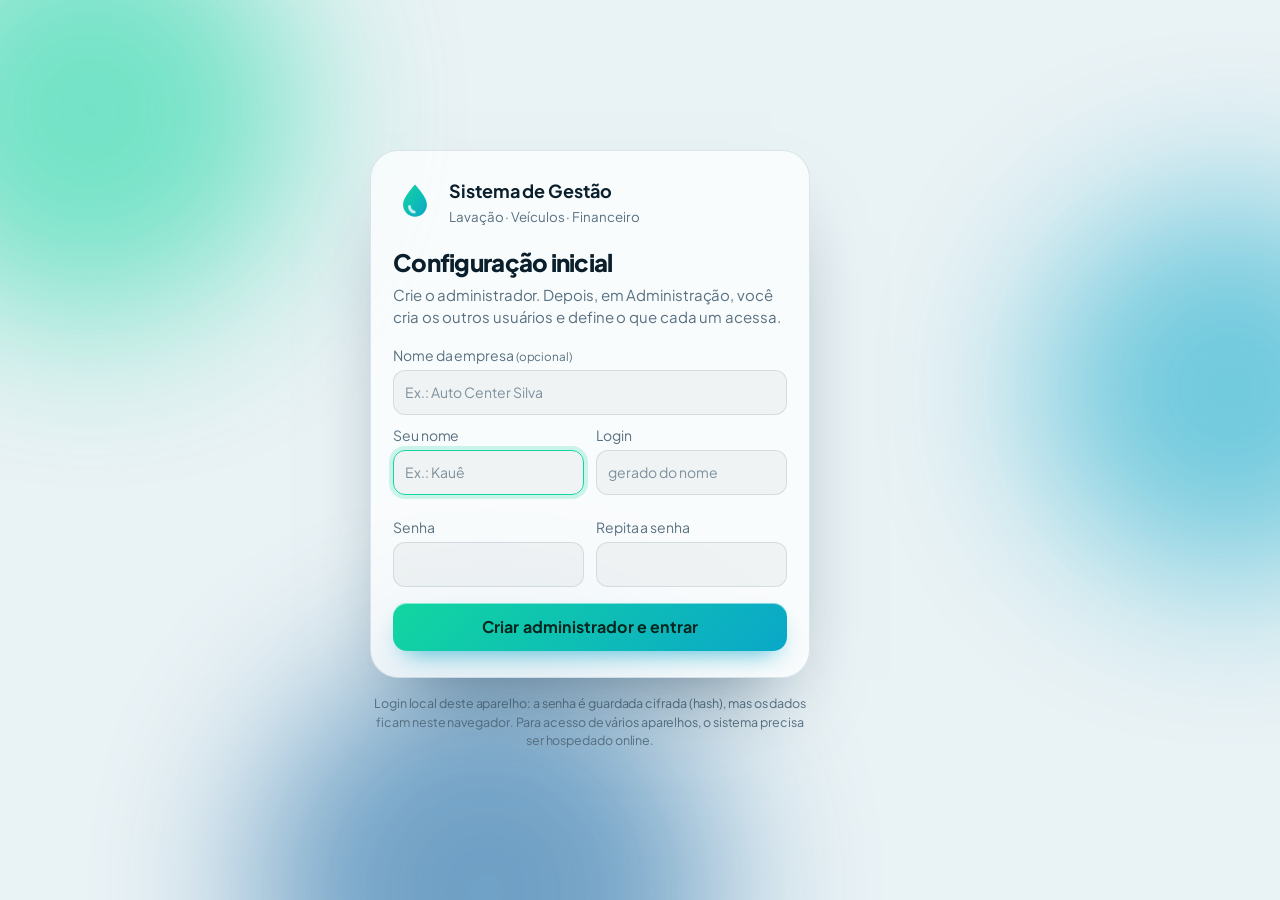
<file: index.html>
<!doctype html><html><head><meta charset=utf8><meta name=viewport content="width=device-width,initial-scale=1,viewport-fit=cover"><style>:root{color-scheme:light;box-sizing:border-box;padding-top:env(safe-area-inset-top,0px);padding-bottom:env(safe-area-inset-bottom,0px)}html{scroll-padding-top:env(safe-area-inset-top,0px)}body{margin:0;padding:0;font:14px -apple-system,BlinkMacSystemFont,sans-serif;background:#fff;color:#000}img{max-width:100%}[hidden]:not([hidden=until-found i]){display:none!important}</style></head><body>
<!doctype html>
<html lang="pt-BR"><head><meta charset="utf-8">
<meta name="viewport" content="width=device-width, initial-scale=1, viewport-fit=cover">
<meta name="color-scheme" content="light dark">
<meta name="theme-color" content="#0a4a82">
<link rel="preconnect" href="https://fonts.googleapis.com"><link rel="preconnect" href="https://fonts.gstatic.com" crossorigin>
<link href="https://fonts.googleapis.com/css2?family=Plus+Jakarta+Sans:wght@400;500;600;700;800&display=swap" rel="stylesheet">
<title>Sistema de Gestão</title>
<style>
:root{--bg:#f5f6f5;--sf:#fff;--fg:#1f2528;--mut:#5b676c;--bd:#e0e4e2;--ac:#2e6f4e;--acs:#e6f0ea;--on:#fff;--bad:#b3322e;--warn:#8f6210;--ok:#2e6f4e;box-sizing:border-box;padding-top:env(safe-area-inset-top,0px);padding-bottom:env(safe-area-inset-bottom,0px);color-scheme:light}
@media (prefers-color-scheme:dark){:root:not([data-theme="light"]){--bg:#111517;--sf:#1a2023;--fg:#edf1f0;--mut:#9aa6a3;--bd:#2b3538;--ac:#5cc08f;--acs:#1d2e27;--on:#07210f;--bad:#f2837e;--warn:#e3b05a;--ok:#5cc08f;color-scheme:dark}}
:root[data-theme="dark"]{--bg:#111517;--sf:#1a2023;--fg:#edf1f0;--mut:#9aa6a3;--bd:#2b3538;--ac:#5cc08f;--acs:#1d2e27;--on:#07210f;--bad:#f2837e;--warn:#e3b05a;--ok:#5cc08f;color-scheme:dark}
html{scroll-padding-top:env(safe-area-inset-top,0px)}*{box-sizing:border-box}
body{margin:0;background:var(--bg);color:var(--fg);font:16px/1.5 system-ui,-apple-system,"Segoe UI",Roboto,sans-serif;font-variant-numeric:tabular-nums}
nav{position:fixed;left:0;right:0;bottom:0;display:flex;background:var(--sf);border-top:1px solid var(--bd);padding:6px 6px calc(6px + env(safe-area-inset-bottom,0px));z-index:10}
nav .brand{display:none}
nav button{flex:1;display:flex;flex-direction:column;align-items:center;gap:3px;border:0;background:none;color:var(--mut);font:inherit;font-size:12px;padding:6px 2px;border-radius:10px;min-height:52px;cursor:pointer;transition:background .15s,color .15s}
nav button svg{width:22px;height:22px}nav button:hover{background:var(--acs)}
nav button.on{color:var(--ac);background:var(--acs);font-weight:600}nav .lg{display:none}
main{max-width:1000px;margin:0 auto;padding:18px 14px 110px;animation:in .25s ease}
@keyframes in{from{opacity:0;transform:translateY(4px)}}
@media(min-width:900px){.app{display:grid;grid-template-columns:240px 1fr;min-height:100vh}
 nav{position:sticky;top:0;height:100vh;flex-direction:column;border-top:0;border-right:1px solid var(--bd);padding:20px 12px;gap:4px}
 nav .brand{display:block;font-weight:700;font-size:17px;padding:2px 12px 18px}nav .brand small{display:block;font-weight:400;color:var(--mut);font-size:12px}
 nav button{flex:none;flex-direction:row;font-size:15px;gap:10px;padding:11px 12px;min-height:0;justify-content:flex-start}nav .lg{display:inline}nav .sh{display:none}
 main{padding:30px 34px 50px;width:100%;max-width:none}main>*{max-width:960px}}
h1{font-size:24px;margin:0 0 2px;letter-spacing:-.01em}h2{font-size:17px;margin:26px 0 8px}.sub{color:var(--mut);margin:0 0 16px;font-size:15px}
.card{background:var(--sf);border:1px solid var(--bd);border-radius:14px;padding:16px;margin-bottom:12px}
.card.tint{background:var(--acs);border-color:transparent}
.hero,.pgrid{display:grid;gap:12px;margin-bottom:12px}.hero .card,.pgrid .card{margin:0}
@media(min-width:700px){.hero{grid-template-columns:1fr 1fr}}
@media(min-width:900px){.pgrid{grid-template-columns:1fr 1fr}.two{display:grid;grid-template-columns:1.1fr .9fr;gap:18px;align-items:start}.stick{position:sticky;top:24px}}
.big{font-size:36px;font-weight:700;letter-spacing:-.02em;line-height:1.1}.big .u{font-size:15px;font-weight:400;color:var(--mut);letter-spacing:0}
.lab{color:var(--mut);font-size:13px;font-weight:600;text-transform:uppercase;letter-spacing:.04em;margin-bottom:4px}
.mut{color:var(--mut);font-size:14px}.bad{color:var(--bad)}.ok{color:var(--ok)}.warn{color:var(--warn)}
.row{display:grid;grid-template-columns:1fr 1fr;gap:12px}.w{grid-column:1/-1}
.grp{font-size:13px;font-weight:700;color:var(--mut);margin:14px 0 8px;text-transform:uppercase;letter-spacing:.04em}.grp:first-child{margin-top:0}
label{display:block;font-size:14px;color:var(--mut)}label small{font-weight:400}
input,select,textarea{width:100%;padding:11px;font:inherit;border:1px solid var(--bd);border-radius:10px;background:var(--bg);color:var(--fg);margin-top:4px;transition:border-color .15s}
input:focus-visible,select:focus-visible,textarea:focus-visible,button:focus-visible,summary:focus-visible{outline:2px solid var(--ac);outline-offset:2px}
input.inv{border-color:var(--bad)}textarea{min-height:90px;font:13px monospace}
.chk{display:flex;align-items:center;gap:10px;color:var(--fg);font-size:15px;padding:6px 0}.chk input{width:auto;margin:0;accent-color:var(--ac);transform:scale(1.15)}.chk .ml{width:96px;margin-left:auto}
button.p,button.s{padding:12px 16px;border-radius:10px;font:inherit;font-weight:600;cursor:pointer;transition:filter .15s,transform .1s,border-color .15s}
button.p{border:0;background:var(--ac);color:var(--on)}button.p:hover{filter:brightness(1.1)}button.p:active{transform:scale(.98)}button.p.f{width:100%}
button.s{border:1px solid var(--bd);background:var(--sf);color:var(--fg);font-weight:500;padding:9px 13px;font-size:14px}button.s:hover{border-color:var(--ac)}
button.l{background:none;border:0;color:var(--ac);font:inherit;font-size:14px;padding:6px 8px;cursor:pointer;border-radius:8px}button.l:hover{background:var(--acs)}button.l.d{color:var(--bad)}
.hd{display:flex;justify-content:space-between;align-items:center;gap:8px;margin-bottom:6px;flex-wrap:wrap}
.badge{font-size:12px;font-weight:700;padding:3px 10px;border-radius:99px;border:1px solid currentColor}
.bar{height:8px;background:var(--bd);border-radius:8px;overflow:hidden;margin:8px 0}.bar i{display:block;height:100%;border-radius:8px;background:var(--ok);transition:width .4s}
.bar.baixo i{background:var(--warn)}.bar.crítico i,.bar.esgotado i{background:var(--bad)}
.li{display:flex;justify-content:space-between;gap:10px;padding:8px 0;border-top:1px solid var(--bd);font-size:15px}.li:first-child{border-top:0}
.alert{padding:10px 12px;border-radius:10px;margin:10px 0;font-size:14px;border:1px solid currentColor;color:var(--warn)}.alert.bad{color:var(--bad)}
details{margin-top:6px}summary{cursor:pointer;color:var(--ac);font-size:14px;font-weight:600;padding:6px 0}
.pr{padding:12px 0;border-top:1px solid var(--bd)}.pr:first-child{border-top:0;padding-top:0}
.toast{position:fixed;left:50%;bottom:calc(84px + env(safe-area-inset-bottom,0px));transform:translateX(-50%);padding:11px 16px;border-radius:12px;background:var(--fg);color:var(--bg);font-size:14px;z-index:30;max-width:90%;animation:in .25s;box-shadow:0 4px 16px rgba(0,0,0,.2)}
.toast.bad{background:var(--bad);color:#fff}
@media(min-width:900px){.toast{bottom:24px}}
@media (prefers-reduced-motion:reduce){*{animation:none!important;transition:none!important}}
html{scroll-behavior:smooth}button,summary,nav button,select{touch-action:manipulation;-webkit-tap-highlight-color:transparent}input::placeholder{color:var(--mut);opacity:.75}button:disabled{opacity:.6;cursor:default}
@media (prefers-reduced-motion:reduce){html{scroll-behavior:auto}}
@keyframes rise{from{opacity:0;transform:translateY(8px)}}
.enter>*{animation:rise .38s cubic-bezier(.2,.7,.2,1) both}.enter>*:nth-child(2){animation-delay:.04s}.enter>*:nth-child(3){animation-delay:.08s}.enter>*:nth-child(4){animation-delay:.12s}.enter>*:nth-child(5){animation-delay:.16s}.enter>*:nth-child(n+6){animation-delay:.2s}
.pop{animation:rise .3s cubic-bezier(.2,.7,.2,1) both}details[open]>*:not(summary){animation:rise .25s ease both}
.toast.out{opacity:0;transform:translate(-50%,8px);transition:opacity .3s,transform .3s}
.bar i{transition:width .7s cubic-bezier(.2,.7,.2,1)}
@media(hover:hover){.pgrid .card,.cli{transition:transform .2s,box-shadow .2s}.pgrid .card:hover{transform:translateY(-2px);box-shadow:0 6px 18px rgba(0,0,0,.08)}}
.seg{display:flex;gap:4px;background:var(--bd);padding:3px;border-radius:12px;margin-bottom:12px;width:fit-content}
.seg button{border:0;background:none;color:var(--mut);font:inherit;font-size:14px;padding:8px 16px;border-radius:9px;cursor:pointer;transition:background .2s,color .2s}
.seg button.on{background:var(--sf);color:var(--fg);font-weight:600;box-shadow:0 1px 3px rgba(0,0,0,.12)}
.kp4{display:grid;grid-template-columns:1fr 1fr;gap:10px;margin:12px 0 8px}@media(min-width:700px){.kp4{grid-template-columns:repeat(4,1fr)}}
.kp4>div{background:var(--sf);border:1px solid var(--bd);border-radius:12px;padding:10px 12px}.kp4 b{display:block;font-size:18px}
.stp{display:flex;align-items:center;margin:2px 0 12px;overflow-x:auto;padding:2px 0}
.sp{display:flex;flex-direction:column;align-items:center;font-size:11px;color:var(--mut);gap:4px;min-width:54px}
.sp i,.fl i{font-style:normal;width:26px;height:26px;flex:none;border-radius:50%;border:2px solid var(--bd);display:grid;place-items:center;font-size:12px;font-weight:700;transition:all .25s}
.sp.dn i,.fl.dn i{background:var(--ac);border-color:var(--ac);color:var(--on)}.sp.ac i,.fl.ac i{border-color:var(--ac);color:var(--ac);box-shadow:0 0 0 4px var(--acs)}.sp.ac,.sp.dn{color:var(--fg)}
.ln{flex:1;height:2px;background:var(--bd);min-width:6px;margin-bottom:18px}
.flow{display:grid;gap:8px}@media(min-width:900px){.flow{grid-template-columns:repeat(5,1fr)}}
.fl{display:flex;align-items:center;gap:10px;text-align:left;padding:10px;border:1px solid var(--bd);border-radius:12px;background:var(--sf);color:var(--fg);font:inherit;cursor:pointer;transition:border-color .2s,background .2s,transform .1s}
.fl:hover{border-color:var(--ac)}.fl:active{transform:scale(.98)}.fl.ac{border-color:var(--ac);background:var(--acs)}.fl small{display:block;color:var(--mut);font-size:12px}
[id^=vp_]{text-transform:uppercase}

:root{--g1:#0b7a6e;--g2:#2f9461;--g3:#86cf86;--grad:linear-gradient(135deg,var(--g1),var(--g2) 60%,var(--g3));--sh:0 1px 2px rgba(16,32,24,.05),0 12px 30px -16px rgba(16,32,24,.2)}
body{background:radial-gradient(900px 380px at 88% -8%,color-mix(in srgb,var(--g2) 14%,transparent),transparent 70%),radial-gradient(700px 320px at -6% 0,color-mix(in srgb,var(--g1) 10%,transparent),transparent 70%),var(--bg);background-attachment:fixed}
.card{border-radius:18px;box-shadow:var(--sh);border-color:color-mix(in srgb,var(--bd) 65%,transparent)}
button.p{background:var(--grad);color:#fff;box-shadow:0 8px 18px -8px color-mix(in srgb,var(--g1) 70%,transparent)}button.p:hover{transform:translateY(-1px)}
nav{background:color-mix(in srgb,var(--sf) 82%,transparent);-webkit-backdrop-filter:saturate(1.4) blur(16px);backdrop-filter:saturate(1.4) blur(16px);border-top-color:transparent;box-shadow:0 -10px 30px -14px rgba(16,32,24,.2)}
nav button.on{background:color-mix(in srgb,var(--g2) 15%,transparent)}
nav .fab{order:3;flex:none;width:62px;height:62px;margin:-28px 6px 0;border-radius:50%;border:0;background:var(--grad);color:#fff;display:grid;place-items:center;padding:0;min-height:0;box-shadow:0 12px 26px -8px color-mix(in srgb,var(--g1) 75%,transparent);transition:transform .2s,box-shadow .2s}
nav .fab svg{width:28px;height:28px}nav .fab span{display:none}nav .fab:hover{transform:translateY(-2px) scale(1.05);background:var(--grad)}nav .fab:active{transform:scale(.93)}
@media(min-width:900px){nav .fab{order:0;width:auto;height:auto;margin:0 0 14px;border-radius:14px;padding:12px 14px;display:flex;gap:10px;justify-content:center;align-items:center}nav .fab span{display:inline;font-weight:600}nav .brand{order:-1}}
.hello small{display:block;color:var(--mut)}.hello small::first-letter{text-transform:uppercase}.hello h1{margin:0 0 12px;font-size:26px}
.hero2{background:var(--grad);color:#fff;border-radius:24px;padding:20px;margin-bottom:12px;position:relative;overflow:hidden;box-shadow:0 22px 44px -20px color-mix(in srgb,var(--g1) 80%,transparent)}
.hero2::after{content:"";position:absolute;right:-70px;top:-70px;width:220px;height:220px;border-radius:50%;background:rgba(255,255,255,.13)}
.hero2 .lab{color:rgba(255,255,255,.85)}.big2{font-size:44px;font-weight:800;letter-spacing:-.03em;line-height:1.05}.sub2{opacity:.95;margin:4px 0 14px}
.mini{display:grid;grid-template-columns:repeat(3,1fr);gap:8px;position:relative;z-index:1}.mini>div{background:rgba(255,255,255,.17);border-radius:14px;padding:9px 10px}.mini small{display:block;opacity:.88;font-size:12px}.mini b{font-size:15px}
.qa{display:grid;grid-template-columns:1.25fr 1fr 1fr;gap:8px;margin-bottom:12px}.qa button{padding:12px 8px;font-size:14px}
#sheet .bd{position:fixed;inset:0;background:rgba(8,18,14,.45);-webkit-backdrop-filter:blur(3px);backdrop-filter:blur(3px);z-index:40;animation:fadeb .25s}
@keyframes fadeb{from{opacity:0}}@keyframes slide{from{transform:translateY(100%)}}@keyframes pop2{from{opacity:0;transform:translate(-50%,-46%)}}
#sheet .panel{position:fixed;left:0;right:0;bottom:0;max-height:92vh;overflow:auto;background:var(--bg);border-radius:24px 24px 0 0;padding:18px 16px calc(22px + env(safe-area-inset-bottom,0px));z-index:41;box-shadow:0 -20px 50px -20px rgba(0,0,0,.35)}
#sheet .panel.slide{animation:slide .38s cubic-bezier(.2,.85,.25,1)}
body.lock{overflow:hidden}.toast{z-index:60}
@media(min-width:900px){#sheet .panel{left:50%;right:auto;top:50%;bottom:auto;transform:translate(-50%,-50%);width:580px;max-height:88vh;border-radius:22px}#sheet .panel.slide{animation:pop2 .3s cubic-bezier(.2,.85,.25,1)}}
.chips{display:grid;gap:6px}.chips .s{text-align:left}

/* ===== Identidade visual v3: água + carbono ===== */
:root{--bg:#e9f2f5;--sf:rgba(255,255,255,.72);--sfs:#fff;--fg:#0a1f2b;--mut:#587080;--bd:rgba(10,60,90,.12);--ac:#079178;--acs:rgba(18,214,160,.14);--bad:#d6322f;--warn:#a96a00;--ok:#079178;--sh:0 1px 0 rgba(255,255,255,.75) inset,0 22px 44px -26px rgba(8,50,80,.4)}
@media (prefers-color-scheme:dark){:root:not([data-theme="light"]){--bg:#050e15;--sf:rgba(255,255,255,.055);--sfs:#0e1c26;--fg:#e9f5f9;--mut:#88a5b4;--bd:rgba(255,255,255,.09);--ac:#34e3b8;--acs:rgba(52,227,184,.13);--bad:#ff7d78;--warn:#f4b942;--ok:#34e3b8;--sh:0 1px 0 rgba(255,255,255,.05) inset,0 24px 50px -28px rgba(0,0,0,.85)}}
:root[data-theme="dark"]{--bg:#050e15;--sf:rgba(255,255,255,.055);--sfs:#0e1c26;--fg:#e9f5f9;--mut:#88a5b4;--bd:rgba(255,255,255,.09);--ac:#34e3b8;--acs:rgba(52,227,184,.13);--bad:#ff7d78;--warn:#f4b942;--ok:#34e3b8}
@property --a{syntax:'<angle>';initial-value:135deg;inherits:false}
body{font-family:"Plus Jakarta Sans",system-ui,-apple-system,"Segoe UI",Roboto,sans-serif;background:var(--bg);letter-spacing:-.005em}
::selection{background:rgba(18,214,160,.35)}
.bgfx{position:fixed;inset:0;z-index:-1;overflow:hidden;pointer-events:none}
.bgfx i{position:absolute;border-radius:50%;filter:blur(80px);opacity:.55;animation:float 20s ease-in-out infinite alternate}
.bgfx i:nth-child(1){width:420px;height:420px;background:#12d6a0;left:-120px;top:-100px}
.bgfx i:nth-child(2){width:380px;height:380px;background:#0aa7c9;right:-140px;top:22%;animation-delay:-7s}
.bgfx i:nth-child(3){width:460px;height:460px;background:#0b5d9e;left:20%;bottom:-220px;animation-delay:-13s}
@media (prefers-color-scheme:dark){:root:not([data-theme="light"]) .bgfx i{opacity:.28}}
@keyframes float{to{transform:translate(70px,50px) scale(1.15)}}
@keyframes rise{from{opacity:0;transform:translateY(16px) scale(.985);filter:blur(6px)}}
@keyframes glow{50%{box-shadow:0 0 0 5px rgba(18,214,160,.16),0 0 22px rgba(18,214,160,.45)}}
@keyframes ring{from{transform:scale(.92);opacity:.9}to{transform:scale(1.5);opacity:0}}
@keyframes draw{to{stroke-dashoffset:0}}@keyframes fadein{to{opacity:1}}
@keyframes sweep{0%,55%{transform:translateX(-130%) skewX(-18deg)}100%{transform:translateX(330%) skewX(-18deg)}}
@keyframes spin{to{--a:235deg}}@keyframes drift{to{transform:translate(40px,-30px) scale(1.2)}}@keyframes flow{to{background-position:200% 0}}
h1{letter-spacing:-.03em;font-weight:800}
.hello h1{font-size:32px;background:linear-gradient(90deg,var(--fg) 20%,var(--ac));-webkit-background-clip:text;background-clip:text;-webkit-text-fill-color:transparent}
.lab{letter-spacing:.09em;font-size:11.5px;font-weight:700}
.card{background:var(--sf);-webkit-backdrop-filter:blur(16px) saturate(1.35);backdrop-filter:blur(16px) saturate(1.35);border:1px solid var(--bd);border-radius:20px;box-shadow:var(--sh);transition:transform .25s,box-shadow .25s,border-color .25s}
@media(hover:hover){.card:hover{transform:translateY(-2px);border-color:color-mix(in srgb,var(--ac) 35%,var(--bd))}}
.card.tint{background:var(--acs)}
.big{font-weight:800;letter-spacing:-.035em;background:linear-gradient(100deg,var(--fg) 30%,var(--ac));-webkit-background-clip:text;background-clip:text;-webkit-text-fill-color:transparent}.big .u{-webkit-text-fill-color:var(--mut);font-weight:500}
.hero2{background:linear-gradient(var(--a),#04302c 0%,#07566a 42%,#0b4f8f 78%,#12b8a0 150%);animation:spin 16s ease-in-out infinite alternate;border:1px solid rgba(255,255,255,.14);border-radius:28px;padding:22px;box-shadow:0 30px 60px -30px rgba(10,100,170,.75),inset 0 1px 0 rgba(255,255,255,.22)}
.hero2::after{content:"";position:absolute;left:-90px;bottom:-130px;right:auto;top:auto;width:300px;height:300px;border-radius:50%;background:radial-gradient(closest-side,rgba(18,214,160,.6),transparent);animation:drift 9s ease-in-out infinite alternate}
.hero2::before{content:"";position:absolute;top:0;bottom:0;left:0;width:34%;background:linear-gradient(100deg,transparent,rgba(255,255,255,.2),transparent);animation:sweep 7s ease-in-out infinite;z-index:1;pointer-events:none}
.hero2>*{position:relative;z-index:2}.big2{background:none;-webkit-text-fill-color:#fff;text-shadow:0 4px 30px rgba(0,0,0,.25);font-size:48px;letter-spacing:-.04em}
.hero2 .lab{color:rgba(255,255,255,.78)}.sub2 b{color:#7ff3d2}
.mini>div{background:rgba(255,255,255,.1);border:1px solid rgba(255,255,255,.18);-webkit-backdrop-filter:blur(8px);backdrop-filter:blur(8px);border-radius:16px}
.spark{display:block;width:100%;height:56px;margin:2px 0 0;overflow:visible}.spark{animation:wipe 1.5s .25s cubic-bezier(.3,.7,.2,1) both}@keyframes wipe{from{clip-path:inset(-12px 100% -12px 0)}to{clip-path:inset(-12px -12px -12px 0)}}
.spk{font-size:11px;color:rgba(255,255,255,.7);margin:2px 0 14px}
button.p{position:relative;overflow:hidden;background:linear-gradient(135deg,#12d6a0,#0aa7c9);color:#03261f;font-weight:700;letter-spacing:.01em;border-radius:14px;box-shadow:0 12px 26px -12px rgba(10,167,201,.85),inset 0 1px 0 rgba(255,255,255,.5)}
button.p::after{content:"";position:absolute;inset:0;background:linear-gradient(110deg,transparent 30%,rgba(255,255,255,.5) 50%,transparent 70%);transform:translateX(-130%);transition:transform .7s}
button.p:hover::after{transform:translateX(130%)}button.p:hover{filter:none;transform:translateY(-2px);box-shadow:0 18px 30px -12px rgba(10,167,201,.9),inset 0 1px 0 rgba(255,255,255,.5)}button.p:active{transform:scale(.97)}
button.s{background:linear-gradient(var(--sfs),var(--sfs)) padding-box,linear-gradient(135deg,rgba(18,214,160,.6),rgba(10,167,201,.25)) border-box;border:1px solid transparent;border-radius:14px;font-weight:600;transition:transform .15s,box-shadow .2s}
button.s:hover{box-shadow:0 8px 20px -10px rgba(10,167,201,.6);transform:translateY(-1px)}button.s:active{transform:scale(.97)}
button.l{border-radius:10px;font-weight:600}
nav{left:12px;right:12px;bottom:calc(10px + env(safe-area-inset-bottom,0px));border:1px solid var(--bd);border-radius:28px;padding:8px;background:color-mix(in srgb,var(--sfs) 72%,transparent);-webkit-backdrop-filter:blur(22px) saturate(1.6);backdrop-filter:blur(22px) saturate(1.6);box-shadow:0 18px 40px -16px rgba(5,40,70,.55)}
nav button{border-radius:20px;font-weight:600}
nav button.on{background:linear-gradient(135deg,rgba(18,214,160,.26),rgba(10,167,201,.18));color:var(--ac);box-shadow:inset 0 0 0 1px rgba(18,214,160,.35)}nav button.on svg{animation:rise .4s}
.fab{position:relative;background:linear-gradient(135deg,#0fc9a4,#0a8fc6 60%,#0b5d9e)!important;color:#fff!important;box-shadow:0 14px 28px -8px rgba(10,143,198,.8),inset 0 1px 0 rgba(255,255,255,.4)}
.fab::before{content:"";position:absolute;inset:-4px;border-radius:50%;border:2px solid rgba(18,214,160,.6);animation:ring 2.6s ease-out infinite;pointer-events:none}
main{padding-bottom:140px}.toast{bottom:calc(104px + env(safe-area-inset-bottom,0px))}
@media(min-width:900px){
 nav{left:auto;right:auto;bottom:auto;border-radius:0;border:0;padding:24px 14px;background:linear-gradient(190deg,#052a2c 0%,#07364a 55%,#0a4a82 125%);-webkit-backdrop-filter:none;backdrop-filter:none;box-shadow:inset -1px 0 0 rgba(255,255,255,.07)}
 nav .brand{display:flex;align-items:center;gap:10px;color:#fff;font-weight:800;font-size:17px;padding:2px 10px 22px}nav .brand small{display:block;color:rgba(255,255,255,.6);font-weight:500;font-size:12px}
 nav button{color:rgba(255,255,255,.74)}nav button:hover{background:rgba(255,255,255,.09)}nav button.on{background:linear-gradient(135deg,rgba(18,214,160,.3),rgba(10,167,201,.2));color:#fff;box-shadow:inset 0 0 0 1px rgba(255,255,255,.16)}
 .fab{background:linear-gradient(135deg,#12d6a0,#0aa7c9)!important;color:#03261f!important;border-radius:16px!important;font-weight:700}.fab::before{display:none}
 main{padding-bottom:50px}.toast{bottom:24px}}
input,select,textarea{border-radius:12px;background:color-mix(in srgb,var(--fg) 4%,transparent)}
input:focus,select:focus,textarea:focus{outline:none;border-color:#12d6a0;box-shadow:0 0 0 4px rgba(18,214,160,.2)}
.bar{height:10px;border-radius:10px;background:color-mix(in srgb,var(--fg) 8%,transparent)}
.bar i{border-radius:10px;background:linear-gradient(90deg,#12d6a0,#0aa7c9,#12d6a0);background-size:200% 100%;animation:flow 4s linear infinite}
.bar.baixo i{background:linear-gradient(90deg,#f5b73b,#f59e0b,#f5b73b);background-size:200% 100%}.bar.crítico i,.bar.esgotado i{background:linear-gradient(90deg,#ff7a59,#ef4444,#ff7a59);background-size:200% 100%}
.badge{display:inline-flex;align-items:center;gap:6px;border:0;background:color-mix(in srgb,currentColor 14%,transparent)}.badge::before{content:"";width:6px;height:6px;border-radius:50%;background:currentColor;box-shadow:0 0 8px currentColor}
.sp.dn i,.fl.dn i{background:linear-gradient(135deg,#12d6a0,#0aa7c9);border-color:transparent;color:#03261f}.sp.ac i,.fl.ac i{animation:glow 2.2s ease-in-out infinite;border-color:#12d6a0;color:var(--ac)}
.fl{background:var(--sf);-webkit-backdrop-filter:blur(10px);backdrop-filter:blur(10px);border-radius:16px}.fl.ac{background:var(--acs)}
.seg{background:color-mix(in srgb,var(--fg) 7%,transparent);border-radius:16px}.seg button{border-radius:13px}.seg button.on{background:linear-gradient(135deg,#12d6a0,#0aa7c9);color:#03261f;box-shadow:0 6px 16px -8px rgba(10,167,201,.8)}
.kp4>div{background:var(--sf);border-radius:16px;-webkit-backdrop-filter:blur(12px);backdrop-filter:blur(12px)}
.alert{border-radius:14px;background:color-mix(in srgb,currentColor 10%,transparent);border-color:color-mix(in srgb,currentColor 35%,transparent)}
.toast{background:rgba(6,22,30,.94);color:#e9f5f9;border:1px solid rgba(18,214,160,.4);border-radius:16px;-webkit-backdrop-filter:blur(12px);backdrop-filter:blur(12px)}.toast.bad{background:linear-gradient(135deg,#b4231f,#7f1d1d);color:#fff;border-color:rgba(255,120,110,.5)}
#sheet .panel{background:linear-gradient(180deg,color-mix(in srgb,var(--sfs) 92%,var(--ac)),var(--sfs) 28%);border-top:1px solid rgba(18,214,160,.45);border-radius:28px 28px 0 0}
#sheet .panel::before{content:"";display:block;width:46px;height:5px;border-radius:5px;background:color-mix(in srgb,var(--fg) 18%,transparent);margin:-6px auto 12px}
@media(min-width:900px){#sheet .panel{border-radius:28px;border:1px solid var(--bd)}#sheet .panel::before{display:none}}
@media(min-width:900px){nav button{text-align:left;white-space:nowrap}}
.chk{min-width:0}.chk .ml{flex:0 0 92px;width:92px;max-width:92px}
.fix{display:grid;gap:8px;margin:8px 0;padding:12px;border-radius:14px;background:color-mix(in srgb,var(--warn) 14%,transparent);color:var(--fg);font-size:14px}
.lv{margin:10px 0 4px;padding:10px 12px;border-radius:14px;background:var(--acs)}.lv .li{border:0;padding:0}.lv .li b{font-size:20px}
.li{flex-wrap:wrap}.edl{flex:1 1 100%}
.qprev img{display:block;width:100%;border-radius:20px;box-shadow:var(--sh)}.qprev textarea{width:100%;min-height:120px;font:15px/1.5 system-ui,sans-serif;border-radius:14px}
html.hc.hc{--bg:#fff;--sf:#fff;--sfs:#fff;--fg:#000;--mut:#1c1c1c;--bd:#111;--ac:#00573f;--acs:#d9f5ec;--bad:#a80000;--warn:#6e4300;--ok:#00573f;color-scheme:light}
.hc .bgfx{display:none}.hc *{-webkit-backdrop-filter:none!important;backdrop-filter:none!important}.hc body{font-size:17px;background:#fff}
.hc .card,.hc .fl,.hc .kp4>div{border:2px solid #111;box-shadow:none;background:#fff}.hc nav{border:2px solid #111;background:#fff}
.hc button.s,.hc input,.hc select,.hc textarea{border:2px solid #111;background:#fff;color:#000}
.hc button.p,.hc .fab{background:#00694c!important;color:#fff!important;box-shadow:none}.hc button.p,.hc button.s{min-height:54px;font-size:17px}.hc nav button{min-height:60px}
.hc .hero2{background:#06382f;border:2px solid #000}.hc .big{-webkit-text-fill-color:#000;background:none}.hc .hello h1{-webkit-text-fill-color:#000;background:none}
.hc .bar i{animation:none}.hc .mut{color:#222}
::-webkit-scrollbar{width:10px;height:10px}::-webkit-scrollbar-thumb{background:color-mix(in srgb,var(--fg) 20%,transparent);border-radius:10px}

/* ===== Sistema de gestão: cores por setor, shell, bolhas, gráficos, módulos ===== */
:root{--s1:#2a78d6;--s2:#eb6834;--s3:#1baf7a;--info:#2a6fc4}
@media (prefers-color-scheme:dark){:root:not([data-theme="light"]){--s1:#3987e5;--s2:#d95926;--s3:#199e70;--info:#7fb3ff}}
:root[data-theme="dark"]{--s1:#3987e5;--s2:#d95926;--s3:#199e70;--info:#7fb3ff}
.s-fin{--k:#e3a008;--k2:#f6c453;--kd:#3a2a05}.s-lav{--k:#0aa7c9;--k2:#12d6a0;--kd:#04302c}.s-mkt{--k:#c0459b;--k2:#ff7ab6;--kd:#3b0d2c}.s-adm{--k:#5b6cff;--k2:#94a3ff;--kd:#141b4d}.s-cmp{--k:#f0532d;--k2:#ffa05c;--kd:#3d1405}.s-ven{--k:#2563eb;--k2:#5eb3ff;--kd:#071a3d}
.info{color:var(--info)}.badge.info{color:var(--info)}.badge.mut{color:var(--mut)}
kbd{font:600 12px/1 ui-monospace,monospace;padding:3px 6px;border-radius:6px;border:1px solid var(--bd);background:var(--sfs)}
.code{display:inline-grid;place-items:center;min-width:44px;padding:4px 8px;border-radius:9px;font:700 13px/1 ui-monospace,SFMono-Regular,Menlo,monospace;letter-spacing:.04em;color:#fff;background:linear-gradient(135deg,var(--k2,#12d6a0),var(--k,#0aa7c9));box-shadow:0 4px 12px -6px var(--k)}
.chip{display:inline-flex;align-items:center;gap:6px;padding:5px 10px;border-radius:99px;border:1px solid color-mix(in srgb,var(--k,#12d6a0) 40%,transparent);background:color-mix(in srgb,var(--k,#12d6a0) 10%,transparent);color:var(--fg);font:inherit;font-size:13px;cursor:pointer;transition:background .2s,transform .15s}.chip:hover{background:color-mix(in srgb,var(--k) 20%,transparent);transform:translateY(-1px)}.chip b{font-family:ui-monospace,monospace;color:var(--k)}
button.s.d,a.s.d{color:var(--bad)}.s.sm,a.s.sm,.p.sm{padding:7px 11px;font-size:13px;border-radius:11px}a.s{display:inline-block;text-decoration:none;color:var(--fg);font-weight:600;border:1px solid var(--bd);background:var(--sfs)}
.chips2{display:flex;flex-wrap:wrap;gap:6px}.chips2 button{border:1px solid var(--bd);background:var(--sfs);color:var(--fg);font:inherit;font-size:14px;padding:8px 13px;border-radius:99px;cursor:pointer;transition:all .2s}.chips2 button.on{background:linear-gradient(135deg,#12d6a0,#0aa7c9);border-color:transparent;color:#03261f;font-weight:700;box-shadow:0 6px 16px -8px rgba(10,167,201,.8)}.chips2 button b{opacity:.7;margin-left:2px}
/* ---- acesso ---- */
body.auth #nav,body.auth #top{display:none!important}body.auth .app{display:block}body.auth main{max-width:none;padding:0}
.authw{min-height:100vh;display:flex;flex-direction:column;align-items:center;justify-content:center;padding:24px 16px}
.authc{width:100%;max-width:440px;background:var(--sf);-webkit-backdrop-filter:blur(20px) saturate(1.4);backdrop-filter:blur(20px) saturate(1.4);border:1px solid var(--bd);border-radius:28px;padding:26px 22px;box-shadow:0 40px 80px -40px rgba(5,40,70,.6);animation:rise .5s cubic-bezier(.2,.8,.2,1)}
.authc h1{margin:16px 0 4px}.authc label{margin-top:10px}.authc .grp{margin-top:14px}.authf{max-width:440px;text-align:center;color:var(--mut);font-size:12.5px;margin:16px 8px 0}
.ab{display:flex;align-items:center;gap:12px}.ab svg{width:44px;height:44px}.ab b{display:block;font-size:18px}.ab small{color:var(--mut)}
.ubub{display:flex;gap:12px;flex-wrap:wrap;margin:6px 0}.ubub button{display:flex;flex-direction:column;align-items:center;gap:6px;border:0;background:none;color:var(--fg);font:inherit;font-size:13px;cursor:pointer}.ubub i{font-style:normal;width:58px;height:58px;border-radius:50%;display:grid;place-items:center;font-weight:800;font-size:19px;color:#fff;background:linear-gradient(135deg,#12d6a0,#0b5d9e);box-shadow:0 10px 22px -10px rgba(10,100,170,.8);transition:transform .2s,box-shadow .2s}.ubub button.on i{box-shadow:0 0 0 4px var(--bg),0 0 0 7px #12d6a0;transform:scale(1.06)}
.lockav{display:grid;place-items:center;margin-top:6px}.lockav i{font-style:normal;width:76px;height:76px;border-radius:50%;display:grid;place-items:center;font-weight:800;font-size:26px;color:#fff;background:linear-gradient(135deg,#12d6a0,#0b5d9e)}
/* ---- layout ---- */
.col{min-width:0}
@media(min-width:900px){.app{grid-template-columns:272px 1fr}main{padding-top:20px}}
#top{position:sticky;top:0;z-index:15;background:color-mix(in srgb,var(--bg) 78%,transparent);-webkit-backdrop-filter:blur(18px) saturate(1.5);backdrop-filter:blur(18px) saturate(1.5);border-bottom:1px solid var(--bd);padding-top:env(safe-area-inset-top,0px)}
.tb{display:flex;align-items:center;gap:6px;padding:8px 10px;max-width:100%}
.tb-logo{border:0;background:none;padding:0;width:34px;height:34px;flex:none;cursor:pointer}.tb-logo svg{width:30px;height:30px}
@media(min-width:900px){.tb-logo{display:none}.tb{padding:10px 18px}}
.tabs{flex:1;min-width:0;display:flex;gap:6px;overflow-x:auto;scrollbar-width:none;scroll-behavior:smooth;padding:2px}.tabs::-webkit-scrollbar{display:none}
.tab{flex:none;display:flex;align-items:center;gap:7px;max-width:210px;border:1px solid var(--bd);background:var(--sfs);color:var(--mut);font:inherit;font-size:13px;padding:7px 8px 7px 10px;border-radius:12px;cursor:pointer;transition:all .2s;position:relative}
.tab b{font:700 12px/1 ui-monospace,monospace;color:var(--k,var(--ac))}.tab span{white-space:nowrap;overflow:hidden;text-overflow:ellipsis}.tab svg{width:16px;height:16px}
.tab em{font-style:normal;width:20px;height:20px;border-radius:6px;display:grid;place-items:center;font-size:15px;opacity:.6}.tab em:hover{background:color-mix(in srgb,var(--fg) 10%,transparent);opacity:1}
.tab.on{color:var(--fg);font-weight:700;border-color:color-mix(in srgb,var(--k,#12d6a0) 55%,transparent);box-shadow:inset 0 -3px 0 var(--k,#12d6a0),0 6px 16px -10px var(--k,#12d6a0)}.tab.home.on{box-shadow:inset 0 -3px 0 #12d6a0}
@media(max-width:899px){.tab span{max-width:92px}.tab.home span{display:none}}
.tick{display:none;align-items:center;gap:8px;border:1px solid var(--bd);background:var(--sfs);color:var(--mut);font:inherit;font-size:12.5px;padding:7px 10px;border-radius:12px;max-width:290px;cursor:pointer;position:relative}
.tkt{white-space:nowrap;overflow:hidden;text-overflow:ellipsis;animation:rise .45s}.cnt{background:var(--bad);color:#fff;font-size:11px;border-radius:99px;padding:1px 6px}
@media(min-width:1100px){.tick{display:flex}}
.live{display:inline-block;width:8px;height:8px;border-radius:50%;background:#12d6a0;box-shadow:0 0 0 0 rgba(18,214,160,.7);animation:pulse 2s infinite;margin-right:2px;flex:none}@keyframes pulse{70%{box-shadow:0 0 0 8px rgba(18,214,160,0)}100%{box-shadow:0 0 0 0 rgba(18,214,160,0)}}
.ic,.avb{flex:none;border:1px solid var(--bd);background:var(--sfs);color:var(--fg);width:38px;height:38px;border-radius:12px;display:grid;place-items:center;cursor:pointer;font:700 13px/1 inherit}.ic svg{width:18px;height:18px}.avb{border-radius:50%;color:#fff;border:0;background:linear-gradient(135deg,#12d6a0,#0b5d9e)}
@media(max-width:899px){.ic{display:none}}
/* ---- navegação: lateral (computador) e dock (celular) ---- */
nav .sb{display:none}nav .dk{position:relative}nav .dk .dot{position:absolute;top:2px;right:18%;background:var(--bad);color:#fff;font-size:10px;border-radius:99px;padding:1px 5px;line-height:1.3}
@media(min-width:900px){nav .dk{display:none!important}nav .sb{display:flex}nav .sgs{display:block}nav{overflow-y:auto;scrollbar-width:thin;gap:6px}
 .ncode input{background:rgba(255,255,255,.08);border:1px solid rgba(255,255,255,.14);color:#fff;font-size:14px}.ncode input::placeholder{color:rgba(255,255,255,.55)}.ncode{display:block!important;padding:0 2px}
 nav .fab{margin:4px 0 6px}
 .sbi{display:flex!important;align-items:center;gap:10px;width:100%;text-align:left;font-size:14px!important;padding:8px 10px!important;border-radius:11px!important}.sbi b{font:700 11.5px/1 ui-monospace,monospace;opacity:.75;min-width:34px}.sbi svg{width:17px;height:17px}
 .sbg{margin-top:4px}.sbh{display:flex!important;align-items:center;gap:8px;width:100%;font-size:12px!important;text-transform:uppercase;letter-spacing:.08em;font-weight:700!important;color:rgba(255,255,255,.62)!important;padding:8px 10px!important}.sbh small{margin-left:auto;font-family:ui-monospace,monospace;opacity:.7}
 .sbl{display:grid;grid-template-rows:0fr;transition:grid-template-rows .3s ease}.sbl>*{overflow:hidden}.sbg .sbl{display:block;max-height:0;overflow:hidden;transition:max-height .35s ease}.sbg.op .sbl{max-height:900px}
 nav .me{margin-top:auto;display:flex;align-items:center;gap:10px;padding:12px 8px 4px;border-top:1px solid rgba(255,255,255,.1);cursor:pointer;color:#fff}.me b{display:block;font-size:14px}.me small{color:rgba(255,255,255,.6);font-size:12px}}
.sdot{width:9px;height:9px;border-radius:50%;background:linear-gradient(135deg,var(--k2),var(--k));flex:none;box-shadow:0 0 10px var(--k)}
.av{font-style:normal;display:inline-grid;place-items:center;width:34px;height:34px;border-radius:50%;flex:none;font-weight:800;font-size:12.5px;color:#fff;background:linear-gradient(135deg,#12d6a0,#0b5d9e)}.av.big{width:52px;height:52px;font-size:18px}.av.sm{width:24px;height:24px;font-size:10px;vertical-align:middle}
.meh{display:flex;align-items:center;gap:12px}.mel{display:grid;gap:8px;margin-top:14px}.mel button{display:flex;align-items:center;gap:10px;justify-content:flex-start;padding:13px 14px}.mel svg{width:18px;height:18px}
/* ---- cabeçalho de tela ---- */
.crumb{display:flex;align-items:center;gap:10px;margin:0 0 6px;animation:rise .35s}.crumb .path{flex:1;color:var(--mut);font-size:14px;min-width:0}.crumb .path button{border:0;background:none;color:var(--k);font:inherit;font-weight:700;padding:0;cursor:pointer}.crumb .path span{opacity:.5;margin:0 3px}
.pinb{border:1px solid var(--bd);background:var(--sfs);color:var(--mut);width:36px;height:36px;border-radius:11px;font-size:17px;cursor:pointer;transition:all .2s}.pinb.on{color:#f6b73c;border-color:#f6b73c;box-shadow:0 0 14px -4px #f6b73c}.pinb:active{transform:scale(.9)}
.rel{display:flex;gap:6px;overflow-x:auto;scrollbar-width:none;margin:0 0 14px;padding-bottom:2px;align-items:center}.rel::-webkit-scrollbar{display:none}.rel>span{font-size:12px;color:var(--mut);text-transform:uppercase;letter-spacing:.06em;font-weight:700;flex:none;margin-right:2px}.rel .chip{flex:none}
/* ---- início: bolhas ---- */
.cbar{margin-bottom:14px}.cin{display:flex;gap:8px;margin-top:6px}.cin input{font-size:18px;font-weight:600;letter-spacing:.02em;margin:0}.cin button{flex:none;padding:0 20px}
.hres{display:grid;gap:6px;margin-top:8px}.pr2{display:flex;align-items:center;gap:12px;text-align:left;border:1px solid var(--bd);background:var(--sfs);color:var(--fg);font:inherit;padding:10px;border-radius:14px;cursor:pointer;transition:all .15s;width:100%}.pr2:hover,.pr2.sel{border-color:var(--k);box-shadow:0 0 0 3px color-mix(in srgb,var(--k) 18%,transparent)}.pr2 small{display:block;color:var(--mut);font-size:12.5px}
.bubs{display:grid;grid-template-columns:repeat(auto-fill,minmax(98px,1fr));gap:12px 8px;margin-bottom:8px}
.bub{display:flex;flex-direction:column;align-items:center;gap:5px;border:0;background:none;color:var(--fg);font:inherit;cursor:pointer;padding:6px 2px;border-radius:16px;position:relative;animation:pop .45s cubic-bezier(.2,.9,.3,1.3) both}
.bub i{font-style:normal;width:62px;height:62px;border-radius:50%;display:grid;place-items:center;color:#fff;background:radial-gradient(circle at 30% 25%,rgba(255,255,255,.45),transparent 45%),linear-gradient(135deg,var(--k2),var(--k));box-shadow:0 12px 24px -12px var(--k),inset 0 -6px 12px rgba(0,0,0,.12);transition:transform .25s cubic-bezier(.2,.9,.3,1.4),box-shadow .25s}
.bub i svg{width:26px;height:26px}.bub b{font:700 12px/1 ui-monospace,monospace;color:var(--k)}.bub span{font-size:12.5px;line-height:1.25;text-align:center;color:var(--mut)}
.bub:hover i{transform:translateY(-4px) scale(1.06);box-shadow:0 18px 30px -12px var(--k)}.bub:active i{transform:scale(.93)}.bub.xl i{width:72px;height:72px}
.bub em{position:absolute;top:0;right:12%;font-style:normal;width:26px;height:26px;border-radius:50%;display:grid;place-items:center;background:var(--sfs);border:1px solid var(--bd);color:var(--mut);font-size:14px}.bub em.on{color:#f6b73c;border-color:#f6b73c}
@keyframes pop{from{opacity:0;transform:scale(.7)}}
.bubs .bub:nth-child(2){animation-delay:.03s}.bubs .bub:nth-child(3){animation-delay:.06s}.bubs .bub:nth-child(4){animation-delay:.09s}.bubs .bub:nth-child(5){animation-delay:.12s}.bubs .bub:nth-child(n+6){animation-delay:.15s}
.secb{margin:18px 0 6px}.sech{display:flex;align-items:center;gap:10px;margin-bottom:8px}.sech h2{margin:0}.sech small{color:var(--mut);font-family:ui-monospace,monospace}.sech .l{margin-left:auto}
/* ---- paleta e gaveta ---- */
#pal .bd{position:fixed;inset:0;background:rgba(5,15,22,.45);-webkit-backdrop-filter:blur(4px);backdrop-filter:blur(4px);z-index:50;animation:fadei .2s}
.palc{position:fixed;left:50%;top:calc(12vh + env(safe-area-inset-top,0px));transform:translateX(-50%);width:min(620px,calc(100% - 24px));background:var(--sfs);border:1px solid var(--bd);border-radius:22px;padding:12px;z-index:51;box-shadow:0 40px 80px -30px rgba(0,0,0,.55);animation:palin .28s cubic-bezier(.2,.8,.2,1)}@keyframes palin{from{opacity:0;transform:translate(-50%,-10px) scale(.98)}}
.pali{display:flex;align-items:center;gap:10px;padding:2px 6px 10px;border-bottom:1px solid var(--bd);margin-bottom:8px}.pali svg{width:20px;height:20px;color:var(--mut);flex:none}.pali input{border:0;background:none;font-size:18px;margin:0;padding:8px 0}.pali input:focus{box-shadow:none}
#pall{display:grid;gap:6px;max-height:60vh;overflow:auto}
#drawer .bd{position:fixed;inset:0;background:rgba(5,15,22,.35);z-index:45;animation:fadei .2s}
.drw{position:fixed;top:0;right:0;bottom:0;width:min(420px,100%);background:var(--bg);border-left:1px solid var(--bd);z-index:46;padding:calc(16px + env(safe-area-inset-top,0px)) 16px calc(16px + env(safe-area-inset-bottom,0px));overflow:auto;animation:drin .35s cubic-bezier(.2,.8,.2,1);box-shadow:-30px 0 60px -30px rgba(0,0,0,.4)}@keyframes drin{from{transform:translateX(100%)}}
.feed .fe,.fbody .fe,.ldet .fe{display:flex;gap:10px;padding:10px 0;border-top:1px solid var(--bd);animation:rise .3s both}.fe:first-child{border-top:0}.fe>div{min-width:0;font-size:14px;flex:1}.fe small{display:block;color:var(--mut);margin-top:3px;font-size:12.5px}.fe ul{margin:4px 0 0;padding-left:16px;font-size:13px;color:var(--mut)}.fe s{opacity:.7}
/* ---- painéis por setor ---- */
.hero2.s-ven{background:linear-gradient(var(--a),#071a3d 0%,#0b3a8f 50%,#2563eb 105%,#5eb3ff 150%)}.hero2.s-fin{background:linear-gradient(var(--a),#2a1c03 0%,#6b4a06 45%,#c98a0c 100%,#f6c453 150%)}.hero2.s-mkt{background:linear-gradient(var(--a),#2b0a24 0%,#6d1d5c 50%,#c0459b 110%,#ff7ab6 150%)}.hero2.s-adm{background:linear-gradient(var(--a),#0d1238 0%,#26307f 50%,#5b6cff 110%,#94a3ff 150%)}.hero2.s-cmp{background:linear-gradient(var(--a),#2b0d03 0%,#7a2a0c 50%,#f0532d 110%,#ffa05c 150%)}
.hero2.s-fin .sub2 b{color:#ffe29a}.hero2.s-ven .sub2 b{color:#bfe0ff}
/* ---- gráficos ---- */
.ch{margin:4px 0 0}.ch svg{display:block;width:100%;height:auto;overflow:visible}
.ch .ax{fill:var(--mut);font-size:11px;font-family:inherit}.ch .gl{stroke:color-mix(in srgb,var(--fg) 9%,transparent);stroke-width:1}.ch .gl.sp{stroke-dasharray:4 4;stroke:color-mix(in srgb,var(--fg) 30%,transparent)}.ch .gl.zl{stroke:color-mix(in srgb,var(--fg) 35%,transparent)}.ch .bl{stroke:color-mix(in srgb,var(--fg) 25%,transparent)}
.ch rect.cb{transform-box:fill-box;transform-origin:bottom;animation:grow .7s cubic-bezier(.2,.8,.2,1) both;transition:opacity .2s}@keyframes grow{from{transform:scaleY(0)}}
.ch rect.cb.c1,.dot.c1{fill:var(--s1)}.ch rect.cb.c2,.dot.c2{fill:var(--s2)}.ch rect.cb.c3,.dot.c3{fill:var(--s3)}.ch svg:hover rect.cb{opacity:.55}.ch svg rect.cb:hover{opacity:1}
.ln{fill:none;stroke-width:2.2;stroke-linejoin:round;stroke-linecap:round;stroke-dasharray:1;stroke-dashoffset:1;animation:draw 1.2s .1s cubic-bezier(.3,.7,.2,1) forwards}.ln.c1{stroke:var(--s1)}.ln.c2{stroke:var(--s2)}.ln.c3{stroke:var(--s3)}.ln.dash{animation:fadein .8s .4s forwards;stroke-dasharray:6 5;stroke-dashoffset:0;opacity:0}
.dot{stroke:var(--sfs);stroke-width:2;opacity:0;animation:fadein .4s .9s forwards}.hit{fill:transparent;cursor:crosshair}.band{fill:color-mix(in srgb,var(--s1) 10%,transparent);opacity:0;animation:fadein .8s .5s forwards}
.lgd{display:flex;flex-wrap:wrap;gap:12px;font-size:13px;color:var(--mut);margin:4px 0 8px}.lgd span{display:inline-flex;align-items:center;gap:6px}.lgd b{color:var(--fg)}
.sw{display:inline-block;width:12px;height:12px;border-radius:4px;background:var(--s1)}.sw.c2{background:var(--s2)}.sw.c3{background:var(--s3)}.sw.dash{height:3px;border-radius:2px;background:repeating-linear-gradient(90deg,var(--s1) 0 5px,transparent 5px 8px)}.sw.dash.c2{background:repeating-linear-gradient(90deg,var(--s2) 0 5px,transparent 5px 8px)}.sw.dash.c3{background:repeating-linear-gradient(90deg,var(--s3) 0 5px,transparent 5px 8px)}
.hb{display:grid;gap:9px}.hbr{display:grid;grid-template-columns:minmax(90px,38%) 1fr auto;gap:10px;align-items:center;font-size:14px}.hbn{white-space:nowrap;overflow:hidden;text-overflow:ellipsis;color:var(--mut)}.hbt{height:10px;border-radius:10px;background:color-mix(in srgb,var(--fg) 7%,transparent);overflow:hidden}.hbt i{display:block;height:100%;border-radius:10px;background:var(--s1);transition:width .8s cubic-bezier(.2,.8,.2,1)}.hbt i.c2{background:var(--s2)}.hbt i.c3{background:var(--s3)}.hbr b{font-size:13.5px}
.stk{display:flex;gap:2px;height:16px;border-radius:9px;overflow:hidden;margin:6px 0}.stk i{display:block;background:var(--s1);animation:grow2 .8s both}.stk i.c2{background:var(--s2)}.stk i.c3{background:var(--s3)}@keyframes grow2{from{opacity:0;transform:scaleX(.2);transform-origin:left}}
.card textarea:not(#bk),.vsec textarea{font:inherit;font-size:15px;line-height:1.45}
.tip{position:fixed;left:0;top:0;z-index:80;pointer-events:none;background:rgba(6,22,30,.95);color:#e9f5f9;font-size:12.5px;padding:7px 10px;border-radius:10px;opacity:0;transition:opacity .15s;max-width:260px;box-shadow:0 8px 20px -8px rgba(0,0,0,.5)}
/* ---- veículos ---- */
.placa{display:inline-flex;flex-direction:column;align-items:center;justify-content:center;min-width:92px;padding:0 8px 3px;border-radius:7px;background:#fff;border:2px solid #1b1b1b;color:#111;font:800 15px/1.1 ui-monospace,"DIN Alternate",monospace;letter-spacing:.06em;box-shadow:0 3px 8px -4px rgba(0,0,0,.4);flex:none}.placa small{display:block;width:calc(100% + 16px);margin:0 -8px 2px;background:#1e40af;color:#fff;font:700 7px/1.6 system-ui;letter-spacing:.2em;border-radius:4px 4px 0 0;text-align:center}.placa.vazia{border-style:dashed;color:var(--mut);background:none;font:600 12px system-ui;padding:8px}
.vsec{position:relative}.vsh{display:flex;align-items:center;gap:10px;margin-bottom:10px}.vsh i{font-style:normal;width:28px;height:28px;border-radius:50%;display:grid;place-items:center;font-weight:800;font-size:13px;color:#fff;background:linear-gradient(135deg,var(--s1),#0b5d9e)}.vsh b{font-size:16px}.vsh a{margin-left:auto}
.nota{display:flex;align-items:center;justify-content:space-between;gap:10px;padding:6px 0;border-top:1px solid var(--bd)}.nota:first-of-type{border-top:0}.nota div{display:flex;gap:4px}.nota button{width:36px;height:34px;border-radius:10px;border:1px solid var(--bd);background:var(--sfs);color:var(--fg);font:inherit;font-weight:700;cursor:pointer;transition:all .15s}.nota button.on{background:linear-gradient(135deg,#12d6a0,#0aa7c9);color:#03261f;border-color:transparent;transform:scale(1.05)}
.tg{display:flex;flex-wrap:wrap;gap:6px;margin:6px 0}.tg .chk{padding:6px 10px;border:1px solid var(--bd);border-radius:12px;font-size:14px;background:var(--sfs)}.tgi{display:inline-flex;align-items:center;gap:6px;padding:7px 11px;border:1px solid var(--bd);border-radius:99px;font-size:13.5px;color:var(--fg);background:var(--sfs);cursor:pointer;transition:all .2s}.tgi input{width:auto;margin:0;accent-color:var(--ac)}.tgi.on{border-color:color-mix(in srgb,var(--ac) 60%,transparent);background:var(--acs);font-weight:600}.tgi b{font-family:ui-monospace,monospace;font-size:12px;color:var(--mut)}
.vsumh{display:flex;align-items:center;gap:12px;margin:6px 0 10px}.vsumh b{display:block}.vsumh .mut{display:block;font-size:13px}
.vgrid{display:grid;gap:12px}@media(min-width:700px){.vgrid{grid-template-columns:repeat(auto-fill,minmax(300px,1fr))}}
.vcard{text-align:left;border:1px solid var(--bd);background:var(--sf);-webkit-backdrop-filter:blur(14px);backdrop-filter:blur(14px);color:var(--fg);font:inherit;padding:14px;border-radius:20px;cursor:pointer;box-shadow:var(--sh);transition:transform .25s,box-shadow .25s,border-color .25s;animation:rise .4s both;display:flex;flex-direction:column;gap:4px}.vcard:hover{transform:translateY(-3px);border-color:color-mix(in srgb,var(--s1) 45%,var(--bd))}
.vct{display:flex;justify-content:space-between;align-items:center;margin-bottom:6px}.vcn{font-size:16.5px}.vcm{display:grid;grid-template-columns:repeat(3,1fr);gap:6px;margin:10px 0 6px}.vcm>div{background:color-mix(in srgb,var(--fg) 4%,transparent);border-radius:12px;padding:7px 9px}.vcm small{display:block;color:var(--mut);font-size:11.5px}.vcm b{font-size:14px}.vcf{display:flex;justify-content:space-between;font-size:13px}
.kv{display:grid;grid-template-columns:repeat(2,1fr);gap:1px;background:var(--bd);border:1px solid var(--bd);border-radius:14px;overflow:hidden;margin:8px 0 12px}@media(min-width:700px){.kv{grid-template-columns:repeat(4,1fr)}}.kv>div{background:var(--sfs);padding:9px 11px;min-width:0}.kv small{display:block;color:var(--mut);font-size:11.5px}.kv b{font-size:14px;overflow-wrap:anywhere}
.note{border-left:3px solid var(--s1);background:color-mix(in srgb,var(--s1) 8%,transparent);padding:10px 12px;border-radius:0 12px 12px 0;margin:8px 0}.note p{margin:4px 0 0;font-size:14px}
.facts{display:flex;flex-wrap:wrap;gap:8px;margin:10px 0}.fhd{display:flex;align-items:center;gap:12px;min-width:0}.vtabs{margin:6px 0 10px;overflow-x:auto;max-width:100%;scrollbar-width:none}.vtabs button{flex:none}
#sheet .panel.wide{max-width:none}@media(min-width:900px){#sheet .panel.wide{width:min(860px,92vw)}}
.fbar{margin:12px 0}.fbar .row{margin-top:10px}.li.lb{width:100%;border:0;border-top:1px solid var(--bd);background:none;color:var(--fg);font:inherit;text-align:left;cursor:pointer;border-radius:0}.li.lb:first-of-type{border-top:0}.li.lb:hover{background:color-mix(in srgb,var(--fg) 4%,transparent)}
.cxl{flex:1 1 100%;padding:10px;border-radius:12px;background:color-mix(in srgb,var(--bad) 8%,transparent);margin-top:6px}
/* ---- leads ---- */
.kanban{display:grid;grid-template-columns:repeat(4,1fr);gap:10px;align-items:start}.kcol{background:color-mix(in srgb,var(--fg) 4%,transparent);border-radius:18px;padding:8px;min-height:120px}.kh{font-weight:700;font-size:13px;text-transform:uppercase;letter-spacing:.06em;color:var(--mut);padding:6px 6px 10px;display:flex;justify-content:space-between}.kcol .card{margin-bottom:8px;padding:12px}
.lcard{animation:rise .35s both}.lcard>.l{display:block;text-align:left;width:100%}.lcard.late{border-color:color-mix(in srgb,var(--bad) 50%,var(--bd))}.lacts{display:flex;flex-wrap:wrap;gap:6px;align-items:center;margin-top:8px}.ldet{margin-top:10px;padding-top:10px;border-top:1px solid var(--bd)}
/* ---- financeiro ---- */
.prevp{display:flex;flex-wrap:wrap;gap:6px;margin:8px 0}.prevp span{font-size:12.5px;padding:5px 9px;border-radius:99px;background:var(--acs)}
.mnav{display:flex;align-items:center;gap:10px;margin:12px 0}.mnav b{font-size:17px;min-width:150px;text-align:center}.mnav .s{padding:6px 14px;font-size:18px}
.li.lr{align-items:flex-start;flex-wrap:wrap}.li.lr>span:first-child{flex:1;min-width:0}.li.cx b,.li.cx>span:first-child b{text-decoration:line-through;opacity:.6}.lact{flex:1 1 100%;padding:10px 0 4px;display:grid;gap:8px}.lact details summary{font-size:13.5px}
.mgrid{display:grid;grid-template-columns:repeat(auto-fill,minmax(230px,1fr));gap:10px}.mb{text-align:left;border:1px solid var(--bd);background:var(--sf);color:var(--fg);font:inherit;padding:12px 14px;border-radius:18px;cursor:pointer;box-shadow:var(--sh);transition:all .25s;animation:rise .4s both}.mb:hover{transform:translateY(-2px)}.mb.cur{border-color:#e3a008;box-shadow:0 0 0 3px rgba(227,160,8,.2),var(--sh)}.mb.sel{background:color-mix(in srgb,#e3a008 10%,var(--sfs))}.mb.fut{opacity:.85;border-style:dashed}.mb .li{padding:4px 0;font-size:13.5px}.mb small{font-size:12px}.mbb{height:6px;border-radius:6px;background:color-mix(in srgb,var(--fg) 6%,transparent);margin:5px 0;overflow:hidden}.mbb i{display:block;height:100%;border-radius:6px;background:var(--s1);transition:width .8s}.mbb i.c2{background:var(--s2)}
.li.sub{padding-left:12px;font-size:14px;color:var(--mut)}
.tbl{display:grid;gap:0;overflow-x:auto}.tr{display:grid;grid-template-columns:62px 1fr 1fr 1fr 1fr;gap:8px;padding:9px 0;border-top:1px solid var(--bd);align-items:center;min-width:520px;font-size:14px}.tr.th{border-top:0;color:var(--mut);font-size:12px;text-transform:uppercase;letter-spacing:.05em;font-weight:700}.tr small{display:block;font-size:11.5px}
/* ---- administração ---- */
.ucard.sel,.cgc.sel{border-color:var(--ac);box-shadow:0 0 0 3px var(--acs),var(--sh)}.cgc{text-align:left;color:var(--fg);font:inherit;cursor:pointer;width:100%}.cgs{display:flex;flex-wrap:wrap;gap:5px;margin:8px 0}.cgs .chip{font-size:12px;padding:3px 8px;cursor:default}
.li.tl{align-items:center;flex-wrap:wrap}.tri{display:inline-flex;background:color-mix(in srgb,var(--fg) 7%,transparent);border-radius:11px;padding:2px;gap:2px}.tri button{border:0;background:none;color:var(--mut);font:inherit;font-size:12.5px;padding:6px 10px;border-radius:9px;cursor:pointer}.tri button.on{background:var(--sfs);color:var(--fg);font-weight:700;box-shadow:0 1px 3px rgba(0,0,0,.12)}.tri button.on.a{color:var(--ok)}.tri button.on.d{color:var(--bad)}
/* ---- lavação: fidelidade ---- */
.fidb{display:flex;align-items:center;justify-content:space-between;gap:10px;flex-wrap:wrap;margin-top:8px;padding:10px 12px;border-radius:14px;background:color-mix(in srgb,var(--fg) 4%,transparent);font-size:14px}.fidb.on{background:linear-gradient(135deg,rgba(18,214,160,.18),rgba(10,167,201,.12));border:1px solid rgba(18,214,160,.5);animation:rise .4s}.fidb.on b{display:block}.fidb.on span{font-size:13.5px;color:var(--mut)}.fidb .chk{padding:0}
.fidr{display:flex;align-items:center;gap:10px;flex-wrap:wrap;margin-top:6px;font-size:13px}.fdots{display:inline-flex;gap:4px;vertical-align:middle}.fd{font-style:normal;width:16px;height:16px;border-radius:50%;border:2px solid color-mix(in srgb,var(--fg) 20%,transparent);display:grid;place-items:center;font-size:8px;font-weight:800;color:var(--mut)}.fd.dn{background:var(--ac);border-color:var(--ac)}.fd.ac{border-color:var(--ac);box-shadow:0 0 0 3px var(--acs)}.fd.gift{border-color:#f6b73c;color:#b7791f}.fd.gift.ac{background:#f6b73c;color:#3a2a05;animation:glow 2s infinite}
.cycs{display:grid;grid-template-columns:repeat(auto-fill,minmax(64px,1fr));gap:6px}.cyc{border:1px solid var(--bd);border-radius:12px;padding:8px;text-align:center;font-size:13px}.cyc b{display:block}.cyc span{color:var(--mut);font-size:12px}.cyc.gift{border-color:#f6b73c;background:rgba(246,183,60,.12)}.cyc.gift span{color:#b7791f;font-weight:700}
.fxr{align-items:end}
@media(max-width:899px){.kanban{grid-template-columns:1fr}.cin button{padding:0 14px}}
@media(max-width:600px){.fbar .chips2,.mfil{flex-wrap:nowrap;overflow-x:auto;scrollbar-width:none;margin:0 -16px;padding:2px 16px}.fbar .chips2::-webkit-scrollbar{display:none}.fbar .chips2 button{flex:none}.bubs{grid-template-columns:repeat(4,1fr);gap:10px 4px}.bub i{width:54px;height:54px}.bub i svg{width:22px;height:22px}.bub.xl i{width:60px;height:60px}.bub span{font-size:11.5px}.bub b{font-size:11px}#sheet .chk .ml{flex:0 0 74px;width:74px;max-width:74px}#sheet .chk{font-size:14.5px}}
.hc .code,.hc .bub i{background:#00694c;box-shadow:none}.hc .tab.on{box-shadow:inset 0 -3px 0 #000}.hc #top{background:#fff}
@media (prefers-reduced-motion:reduce){.ch rect.cb,.ln,.dot,.band,.bub,.tkt,.drw,.palc,.authc,.vcard,.mb,.fe{animation:none!important;opacity:1!important;stroke-dashoffset:0!important}}
/* Tema por setor: cada tela herda cor, gradiente, brilho de fundo e destaques do seu setor */
body{transition:background-color .4s}.bgfx i{transition:background-color .6s}
body[data-th=fin]{--g1:#8a5a00;--g2:#d99a0b;--g3:#f6c453;--grad:linear-gradient(135deg,#8a5a00,#d99a0b 60%,#f6c453);--ac:#8a5a00;--acs:color-mix(in srgb,#d99a0b 16%,transparent);--k:#d99a0b;--k2:#f6c453}
@media (prefers-color-scheme:dark){:root:not([data-theme="light"]) body[data-th=fin]{--ac:#f6c453;--acs:color-mix(in srgb,#d99a0b 20%,transparent)}}
:root[data-theme="dark"] body[data-th=fin]{--ac:#f6c453;--acs:color-mix(in srgb,#d99a0b 20%,transparent)}
body[data-th=fin] .bgfx i:nth-child(1){background:#f6c453}body[data-th=fin] .bgfx i:nth-child(2){background:#e3a008}body[data-th=fin] .bgfx i:nth-child(3){background:#a86b00}
body[data-th=lav]{--g1:#0b7a8f;--g2:#0aa7c9;--g3:#12d6a0;--grad:linear-gradient(135deg,#0b7a8f,#0aa7c9 60%,#12d6a0);--ac:#079178;--acs:color-mix(in srgb,#0aa7c9 16%,transparent);--k:#0aa7c9;--k2:#12d6a0}
@media (prefers-color-scheme:dark){:root:not([data-theme="light"]) body[data-th=lav]{--ac:#34e3b8;--acs:color-mix(in srgb,#0aa7c9 20%,transparent)}}
:root[data-theme="dark"] body[data-th=lav]{--ac:#34e3b8;--acs:color-mix(in srgb,#0aa7c9 20%,transparent)}
body[data-th=lav] .bgfx i:nth-child(1){background:#12d6a0}body[data-th=lav] .bgfx i:nth-child(2){background:#0aa7c9}body[data-th=lav] .bgfx i:nth-child(3){background:#0b5d9e}
body[data-th=mkt]{--g1:#8f2a70;--g2:#c0459b;--g3:#ff7ab6;--grad:linear-gradient(135deg,#8f2a70,#c0459b 60%,#ff7ab6);--ac:#a82f80;--acs:color-mix(in srgb,#c0459b 16%,transparent);--k:#c0459b;--k2:#ff7ab6}
@media (prefers-color-scheme:dark){:root:not([data-theme="light"]) body[data-th=mkt]{--ac:#ff7ab6;--acs:color-mix(in srgb,#c0459b 20%,transparent)}}
:root[data-theme="dark"] body[data-th=mkt]{--ac:#ff7ab6;--acs:color-mix(in srgb,#c0459b 20%,transparent)}
body[data-th=mkt] .bgfx i:nth-child(1){background:#ff7ab6}body[data-th=mkt] .bgfx i:nth-child(2){background:#c0459b}body[data-th=mkt] .bgfx i:nth-child(3){background:#7d2f9e}
body[data-th=adm]{--g1:#3a47c9;--g2:#5b6cff;--g3:#94a3ff;--grad:linear-gradient(135deg,#3a47c9,#5b6cff 60%,#94a3ff);--ac:#3a47c9;--acs:color-mix(in srgb,#5b6cff 16%,transparent);--k:#5b6cff;--k2:#94a3ff}
@media (prefers-color-scheme:dark){:root:not([data-theme="light"]) body[data-th=adm]{--ac:#94a3ff;--acs:color-mix(in srgb,#5b6cff 20%,transparent)}}
:root[data-theme="dark"] body[data-th=adm]{--ac:#94a3ff;--acs:color-mix(in srgb,#5b6cff 20%,transparent)}
body[data-th=adm] .bgfx i:nth-child(1){background:#94a3ff}body[data-th=adm] .bgfx i:nth-child(2){background:#5b6cff}body[data-th=adm] .bgfx i:nth-child(3){background:#3a2f9e}
body[data-th=cmp]{--g1:#b83210;--g2:#f0532d;--g3:#ffa05c;--grad:linear-gradient(135deg,#b83210,#f0532d 60%,#ffa05c);--ac:#c23c14;--acs:color-mix(in srgb,#f0532d 16%,transparent);--k:#f0532d;--k2:#ffa05c}
@media (prefers-color-scheme:dark){:root:not([data-theme="light"]) body[data-th=cmp]{--ac:#ffa05c;--acs:color-mix(in srgb,#f0532d 20%,transparent)}}
:root[data-theme="dark"] body[data-th=cmp]{--ac:#ffa05c;--acs:color-mix(in srgb,#f0532d 20%,transparent)}
body[data-th=cmp] .bgfx i:nth-child(1){background:#ffa05c}body[data-th=cmp] .bgfx i:nth-child(2){background:#f0532d}body[data-th=cmp] .bgfx i:nth-child(3){background:#a8421a}
body[data-th=ven]{--g1:#1a46b5;--g2:#2563eb;--g3:#5eb3ff;--grad:linear-gradient(135deg,#1a46b5,#2563eb 60%,#5eb3ff);--ac:#1d4fc4;--acs:color-mix(in srgb,#2563eb 16%,transparent);--k:#2563eb;--k2:#5eb3ff}
@media (prefers-color-scheme:dark){:root:not([data-theme="light"]) body[data-th=ven]{--ac:#5eb3ff;--acs:color-mix(in srgb,#2563eb 20%,transparent)}}
:root[data-theme="dark"] body[data-th=ven]{--ac:#5eb3ff;--acs:color-mix(in srgb,#2563eb 20%,transparent)}
body[data-th=ven] .bgfx i:nth-child(1){background:#5eb3ff}body[data-th=ven] .bgfx i:nth-child(2){background:#2563eb}body[data-th=ven] .bgfx i:nth-child(3){background:#0b3a8f}
body[data-th] #top{border-bottom-color:color-mix(in srgb,var(--g2) 35%,var(--bd));box-shadow:0 1px 0 color-mix(in srgb,var(--g2) 18%,transparent),0 10px 30px -22px var(--g2)}
body[data-th] #top::after{content:"";position:absolute;left:0;right:0;bottom:-1px;height:2px;background:var(--grad);opacity:.85}
body[data-th] .crumb .path button,body[data-th] button.l{color:var(--ac)}
body[data-th] input:focus,body[data-th] select:focus,body[data-th] textarea:focus{border-color:var(--g2);box-shadow:0 0 0 3px color-mix(in srgb,var(--g2) 24%,transparent)}
body[data-th] .hero2:not([class*=" s-"]){background:linear-gradient(var(--a,160deg),color-mix(in srgb,var(--g1) 55%,#000) 0%,var(--g1) 45%,var(--g2) 100%)}
body[data-th] nav button.on{background:color-mix(in srgb,var(--g2) 18%,transparent);color:var(--ac)}
.hc body[data-th] #top::after{display:none}
/* botões, abas, barras e menu lateral seguem a cor do setor */
body[data-th] button.p,body[data-th] nav .fab{background:linear-gradient(135deg,var(--g1),var(--g2) 70%,var(--g3) 130%);color:#fff;text-shadow:0 1px 2px rgba(0,0,0,.28);box-shadow:0 12px 26px -12px var(--g2),inset 0 1px 0 rgba(255,255,255,.4)}
body[data-th] button.p:hover,body[data-th] nav .fab:hover{box-shadow:0 18px 30px -12px var(--g2),inset 0 1px 0 rgba(255,255,255,.4)}
body[data-th] nav .fab{box-shadow:0 12px 26px -8px var(--g2),inset 0 1px 0 rgba(255,255,255,.4)}
body[data-th] .seg button.on,body[data-th] .chips2 button.on,body[data-th] .nota button.on{background:linear-gradient(135deg,var(--g2),var(--g3));color:#1b1203;box-shadow:0 6px 16px -8px var(--g2)}
body[data-th] .bar i{background:linear-gradient(90deg,var(--g2),var(--g3),var(--g2));background-size:200% 100%}
body[data-th] button.s{border-color:color-mix(in srgb,var(--g2) 45%,var(--bd))}
body[data-th] button.s:hover{border-color:var(--g2);background:color-mix(in srgb,var(--g2) 10%,var(--sfs))}
body[data-th] .av,body[data-th] .brand svg{filter:none}
body[data-th] .av{background:linear-gradient(135deg,var(--g3),var(--g1))}
@media(min-width:900px){body[data-th] nav{background:linear-gradient(190deg,color-mix(in srgb,var(--g1) 30%,#000) 0%,color-mix(in srgb,var(--g1) 62%,#000) 55%,var(--g1) 125%)}}
body[data-th] .sbg.op .sbl.on,body[data-th] .sbl.on{border-color:color-mix(in srgb,var(--g3) 55%,transparent)}
.hc body[data-th] button.p,.hc body[data-th] nav .fab{background:#00694c!important;color:#fff!important;box-shadow:none;text-shadow:none}
.hc body[data-th] nav{background:#fff}
body[data-th] .fab{background:linear-gradient(135deg,var(--g1),var(--g2) 70%,var(--g3) 130%)!important;color:#fff!important}
body[data-th] .fab::before{border-color:color-mix(in srgb,var(--g2) 65%,transparent)}
body[data-th] .hero2::after{background:radial-gradient(closest-side,color-mix(in srgb,var(--g3) 60%,transparent),transparent)}
@media(min-width:900px){body[data-th] .sbl.on,body[data-th] .sbl.on *{color:#fff}body[data-th] .sbl.on{background:color-mix(in srgb,var(--g2) 38%,transparent)}}
.hc body[data-th] .fab{background:#00694c!important}
@media(min-width:900px){body[data-th] .sbi.on,body[data-th] .sbi.on b{color:#fff}body[data-th] .sbi.on{background:color-mix(in srgb,var(--g2) 40%,transparent);box-shadow:inset 0 0 0 1px color-mix(in srgb,var(--g3) 55%,transparent)}}
body[data-th] .avb{background:linear-gradient(135deg,var(--g3),var(--g1));color:#fff}
body[data-th] .brand svg path:first-of-type{fill:var(--g3)}
/* Início estilo portal corporativo */
.hm{max-width:1180px}.hmh{margin:2px 0 14px}.hmh small{color:var(--mut);font-weight:500}.hmh h1{margin:2px 0 0;font-size:clamp(28px,4.4vw,40px);letter-spacing:-.03em;line-height:1.1}
.hms{display:flex;align-items:center;gap:12px;padding:6px 14px;border-radius:16px;background:var(--sf);border:1px solid var(--bd);box-shadow:var(--sh);margin-bottom:6px;transition:box-shadow .2s,border-color .2s}.hms:focus-within{border-color:var(--ac);box-shadow:0 0 0 4px color-mix(in srgb,var(--ac) 18%,transparent),var(--sh)}
.hms svg{width:20px;height:20px;color:var(--mut);flex:none}.hms input{flex:1;border:0!important;background:transparent!important;box-shadow:none!important;font-size:16px;padding:12px 0;margin:0;min-width:0}.hms kbd{flex:none}
.hmt{font-size:13px;letter-spacing:.08em;text-transform:uppercase;color:var(--mut);margin:24px 0 10px;font-weight:700}
.hmp{margin-top:14px;background:var(--sf);border:1px solid var(--bd);border-radius:20px;box-shadow:var(--sh);padding:16px 16px 8px}.hmpb{height:6px;border-radius:9px;background:color-mix(in srgb,var(--fg) 8%,transparent);margin:8px 0 6px;overflow:hidden}.hmpb i{display:block;height:100%;border-radius:9px;background:linear-gradient(90deg,#0aa7c9,#12d6a0);transition:width .6s}
.hmps{display:flex;align-items:center;gap:12px;width:100%;text-align:left;border:0;background:transparent;color:inherit;font:inherit;padding:11px 6px;border-radius:12px;cursor:pointer;border-top:1px solid var(--bd)}.hmps:first-of-type{border-top:0}.hmps:hover{background:color-mix(in srgb,var(--ac) 8%,transparent)}
.hmps i{font-style:normal;flex:none;width:28px;height:28px;border-radius:50%;display:grid;place-items:center;font-weight:700;font-size:13px;border:2px solid var(--bd);color:var(--mut)}.hmps.ok i{background:var(--ok);border-color:var(--ok);color:#fff}.hmps span{flex:1;min-width:0}.hmps b{display:block;font-size:15px}.hmps.ok b{text-decoration:line-through;color:var(--mut)}.hmps small{color:var(--mut)}.hmps em{font-style:normal;color:var(--mut);font-size:20px}
.hmqs{display:grid;grid-template-columns:repeat(auto-fill,minmax(210px,1fr));gap:10px}
.hmq{display:flex;align-items:center;gap:11px;text-align:left;border:1px solid var(--bd);background:var(--sf);color:inherit;font:inherit;padding:10px 12px;border-radius:14px;cursor:pointer;transition:transform .15s,box-shadow .2s,border-color .2s}.hmq:hover{transform:translateY(-2px);border-color:color-mix(in srgb,var(--k) 55%,var(--bd));box-shadow:0 14px 26px -18px var(--k)}
.hmq i{flex:none;width:34px;height:34px;border-radius:10px;display:grid;place-items:center;color:#fff;background:linear-gradient(135deg,var(--k),var(--k2))}.hmq i svg{width:18px;height:18px}.hmq span{min-width:0}.hmq b{display:block;font-size:14px;white-space:nowrap;overflow:hidden;text-overflow:ellipsis}.hmq small{color:var(--mut);font-family:ui-monospace,monospace;font-size:11.5px}
.hmg{display:grid;grid-template-columns:repeat(auto-fill,minmax(320px,1fr));gap:14px}
.hmc{position:relative;overflow:hidden;background:var(--sf);border:1px solid var(--bd);border-radius:20px;box-shadow:var(--sh);padding:16px 14px 10px;display:flex;flex-direction:column;transition:transform .2s,box-shadow .25s}.hmc::before{content:"";position:absolute;left:0;right:0;top:0;height:3px;background:linear-gradient(90deg,var(--k),var(--k2))}.hmc:hover{transform:translateY(-2px);box-shadow:0 22px 40px -24px var(--k)}
.hmch{display:flex;align-items:center;gap:13px;width:100%;text-align:left;border:0;background:transparent;color:inherit;font:inherit;padding:2px 4px 12px;cursor:pointer}.hmch span{min-width:0}.hmch b{display:block;font-size:17px;letter-spacing:-.01em}.hmch small{display:block;color:var(--mut);font-size:13px;line-height:1.35;margin-top:2px}
.hmi{flex:none;width:46px;height:46px;border-radius:14px;display:grid;place-items:center;color:#fff;background:linear-gradient(135deg,var(--k),var(--k2));box-shadow:0 10px 20px -10px var(--k)}.hmi svg{width:23px;height:23px}
.hml{border-top:1px solid var(--bd);padding-top:6px}.hmr{display:flex;align-items:center;gap:10px;width:100%;text-align:left;border:0;background:transparent;color:inherit;font:inherit;font-size:14px;padding:8px 8px;border-radius:10px;cursor:pointer}.hmr:hover{background:color-mix(in srgb,var(--k) 10%,transparent)}.hmr b{font:700 12px/1 ui-monospace,monospace;color:var(--k);min-width:38px}.hmr span{flex:1;min-width:0;white-space:nowrap;overflow:hidden;text-overflow:ellipsis}.hmr em{font-style:normal;color:var(--mut);font-size:18px;opacity:0;transform:translateX(-4px);transition:all .15s}.hmr:hover em{opacity:1;transform:none}
.hmm{align-self:flex-start;margin:2px 0 4px 4px;color:var(--k)}
@media(max-width:600px){.hmg{grid-template-columns:1fr}.hmqs{grid-template-columns:1fr 1fr}.hms kbd{display:none}}
.hc .hmc,.hc .hmq,.hc .hmp,.hc .hms{box-shadow:none;border:2px solid #000}

@media(min-width:900px){main>*{max-width:1180px}}
</style></head>
<body>
<svg width="0" height="0" style="position:absolute" aria-hidden="true"><defs><linearGradient id="lgx" x1="0" y1="0" x2="1" y2="1"><stop offset="0" stop-color="#12d6a0"/><stop offset="1" stop-color="#0aa7c9"/></linearGradient></defs></svg><div class="bgfx" aria-hidden="true"><i></i><i></i><i></i></div><div id="sheet"></div><div class="app"><nav id="nav" aria-label="Principal"></nav><div class="col"><header id="top"></header><main id="main"></main></div></div><div id="drawer"></div><div id="pal"></div>
<script>
// Arquitetura em camadas: Core (regras, puro e testável) → Store (persistência segura) → UI (telas).
//CORE-START
const KEY='lavacao-v2',OLD='custos-estoque-v1',SCHEMA=3,APP_V='3.0',SNAP='lavacao-snap-';
const err=e=>({ok:false,e});
const num=v=>{let s=String(v==null?'':v).trim().replace(/^R\$\s*/i,'').replace(/\s/g,'');if(/^-?\d{1,3}(\.\d{3})+(,\d+)?$/.test(s))s=s.replace(/\./g,'').replace(',','.');else s=s.replace(',','.');return s===''?NaN:Number(s)};
const r2=x=>Math.round(x*100)/100,r3=x=>Math.round(x*1000)/1000;
const CATS=[['moto','Moto'],['hatch','Hatch / compacto'],['sedan','Sedã'],['suv','SUV / crossover'],['picape','Picape'],['van','Van / utilitário']];
const MOD={hatch:'onix hb20 argo mobi kwid polo gol uno celta ka fox up sandero 208 c3 fiesta palio punto march etios fit'.split(' '),sedan:'corolla civic virtus cronos logan versa city voyage prisma hb20s cobalt jetta sentra elantra'.split(' '),suv:'compass tcross tracker creta kicks renegade hrv nivus pulse fastback duster tiguan taos ecosport sw4 pajero tucson sportage captur 2008 3008 territory haval equinox'.split(' '),picape:'hilux strada toro saveiro s10 ranger amarok montana oroch frontier l200 maverick'.split(' '),van:'fiorino master sprinter ducato kombi doblo boxer daily vito express'.split(' '),moto:'cg biz pcx xre fan titan factor bros nmax lead cb cbr fazer ninja mt03 mt07 pop'.split(' ')};
const Core={
 empty:()=>({prod:[],serv:[],lav:[],cli:[],etp:[],meta:null,log:[],desl:{ida:null,volta:null,vm:false,kmc:1,fixa:0,preco:null,raio:10,lim:40},lim:{baixo:30,crit:10},ult:null,last:null,sel:'',fid:{on:true,ciclo:6,faixas:[{pos:6,pct:80}]},seq:{lav:0,car:0,lead:0,fin:0},usr:[],cargos:[],carros:[],leads:[],fin:[],aud:[],cfg:{empresa:'',saldoIni:0,proj:{otim:15,pess:20,desp:10}}}),
 id:()=>Math.random().toString(36).slice(2,9),
 cml:p=>p.preco/p.vol,
 cl:(p,c)=>{const n=Core.consFor(p,c);return n>0?Core.cml(p)*n:null},
 rend:(ml,c)=>c>0?Math.floor(ml/c+1e-9):null,
 pct:p=>p.atual/p.vol*100,
 st(s,p){const x=Core.pct(p);return p.atual<=0?'esgotado':x<=s.lim.crit?'crítico':x<=s.lim.baixo?'baixo':'normal'},
 parse(f){
  const n=(f.n||'').trim(),vol=num(f.vol),pr=num(f.preco),raw=String(f.cons==null?'':f.cons).trim(),cons=raw===''?null:num(raw);
  if(!n)return err('Informe o nome do produto.');
  if(!(vol>0))return err('O volume da embalagem deve ser maior que zero.');
  if(!(pr>=0))return err('Informe o preço pago (zero ou mais).');
  if(cons!==null&&!(cons>0))return err('O consumo por lavagem deve ser maior que zero (ou deixe em branco).');
  return{ok:true,v:{n,cat:(f.cat||'').trim(),vol:f.u==='l'?vol*1000:vol,preco:pr,cons}};
 },
 addProd(s,f){const r=Core.parse(f);if(!r.ok)return r;const id=Core.id();s.prod.push({id,...r.v,atual:r.v.vol});return{ok:true,id}},
 editProd(s,id,f){const p=s.prod.find(x=>x.id===id);if(!p)return err('Produto não encontrado.');const r=Core.parse(f);if(!r.ok)return r;Object.assign(p,r.v);p.atual=Math.min(p.atual,p.vol);return{ok:true}},
 delProd(s,id){s.prod=s.prod.filter(p=>p.id!==id);s.serv.forEach(v=>v.ids=v.ids.filter(x=>x!==id));return{ok:true}},
 setPct(s,id,raw){const p=s.prod.find(x=>x.id===id),x=num(raw);if(!p)return err('Produto não encontrado.');if(!(x>=0&&x<=100))return err('O percentual deve estar entre 0 e 100.');p.atual=r3(p.vol*x/100);return{ok:true}},
 setMl(s,id,raw){const p=s.prod.find(x=>x.id===id),x=num(raw);if(!p)return err('Produto não encontrado.');if(!(x>=0))return err('Informe um volume de 0 ml ou mais.');if(x>p.vol)return err('O volume atual não pode passar da embalagem ('+p.vol+' ml).');p.atual=x;return{ok:true}},
 refill(s,id){const p=s.prod.find(x=>x.id===id);if(!p)return err('Produto não encontrado.');p.atual=p.vol;return{ok:true}},
 setLim(s,b,c){b=num(b);c=num(c);if(!(c>0&&b>c&&b<=100))return err('Use 0 < crítico < baixo ≤ 100.');s.lim={baixo:b,crit:c};return{ok:true}},
 addServ(s,n,f={}){n=(n||'').trim();if(!n)return err('Informe o nome do serviço.');if(s.serv.some(v=>v.n.toLowerCase()===n.toLowerCase()))return err('Já existe um serviço com esse nome.');
  const t=String(f.pb==null?'':f.pb).trim(),pb=t===''?null:num(t);if(pb!==null&&!(pb>=0))return err('Informe um preço base de R$ 0 ou mais (ou deixe em branco).');
  const pc={};for(const k in (f.pc||{})){const r=String(f.pc[k]).trim();if(r==='')continue;if(!CATS.some(c=>c[0]===k))return err('Tipo de carro inválido.');const x=num(r);if(!(x>=0))return err('Preço inválido para '+CATS.find(c=>c[0]===k)[1]+'.');pc[k]=x}
  const id=Core.id();s.serv.push({id,n,ids:[],et:[],pb,pc});if(!s.sel)s.sel=id;return{ok:true,id}},
 setServ(s,id,f){const v=s.serv.find(x=>x.id===id);if(!v)return err('Serviço não encontrado.');const n=(f.n==null?v.n:String(f.n)).trim();if(!n)return err('Informe o nome do serviço.');if(s.serv.some(x=>x.id!==id&&x.n.toLowerCase()===n.toLowerCase()))return err('Já existe um serviço com esse nome.');
  let pb=v.pb==null?null:v.pb;if(f.pb!==undefined){const t=String(f.pb).trim();pb=t===''?null:num(t);if(pb!==null&&!(pb>=0))return err('Informe um preço base de R$ 0 ou mais (ou deixe em branco).')}v.n=n;v.pb=pb;return{ok:true}},
 toggleEt(s,sid,eid){const v=s.serv.find(x=>x.id===sid);if(!v)return err('Serviço não encontrado.');if(!s.etp.find(e=>e.id===eid))return err('Item não encontrado.');v.et=v.et||[];v.et=v.et.includes(eid)?v.et.filter(x=>x!==eid):[...v.et,eid];return{ok:true}},
 addEtp(s,f){const n=(f.n||'').trim();if(!n)return err('Informe o nome do item (ex.: Aspiração).');if(s.etp.some(e=>e.n.toLowerCase()===n.toLowerCase()))return err('Já existe um item com esse nome.');const t=String(f.custo==null?'':f.custo).trim(),c=t===''?0:num(t);if(!(c>=0))return err('O custo por uso deve ser R$ 0 ou mais.');const id=Core.id();s.etp.push({id,n,custo:c});return{ok:true,id}},
 editEtp(s,id,f){const e=s.etp.find(x=>x.id===id);if(!e)return err('Item não encontrado.');const n=(f.n==null?e.n:String(f.n)).trim();if(!n)return err('Informe o nome do item.');if(s.etp.some(x=>x.id!==id&&x.n.toLowerCase()===n.toLowerCase()))return err('Já existe um item com esse nome.');let c=e.custo;if(f.custo!==undefined){const t=String(f.custo).trim();c=t===''?0:num(t);if(!(c>=0))return err('O custo por uso deve ser R$ 0 ou mais.')}e.n=n;e.custo=c;return{ok:true}},
 delEtp(s,id){if(!s.etp.find(x=>x.id===id))return err('Item não encontrado.');s.etp=s.etp.filter(x=>x.id!==id);s.serv.forEach(v=>v.et=(v.et||[]).filter(x=>x!==id));return{ok:true}},
 fidCount:(s,cid)=>cid?s.lav.filter(l=>l.cid===cid).length:0,
 fidNext(s,cid){const f=s.fid;if(!f||!f.on||!cid||!s.cli.find(c=>c.id===cid))return null;const n=Core.fidCount(s,cid),pos=(n%f.ciclo)+1,fx=f.faixas.find(x=>x.pos===pos),prox=f.faixas.filter(x=>x.pos>=pos).sort((a,b)=>a.pos-b.pos)[0]||f.faixas.slice().sort((a,b)=>a.pos-b.pos)[0];
  return{n,pos,ciclo:f.ciclo,pct:fx?fx.pct:0,prox:prox?{pos:prox.pos,pct:prox.pct,faltam:prox.pos>=pos?prox.pos-pos:prox.pos+f.ciclo-pos}:null}},
 setFid(s,f){const on=!!f.on,ci=num(f.ciclo);if(!(Number.isInteger(ci)&&ci>=2&&ci<=50))return err('O ciclo deve ter de 2 a 50 lavagens.');const fx=[];
  for(const x of (f.faixas||[])){const p=num(x.pos),q=num(x.pct);if(!(Number.isInteger(p)&&p>=1&&p<=ci))return err('A posição de cada faixa deve estar entre 1 e '+ci+'.');if(!(q>0&&q<=100))return err('O desconto de cada faixa deve ser de 1% a 100%.');if(fx.some(y=>y.pos===p))return err('Há duas faixas na mesma posição ('+p+'ª).');fx.push({pos:p,pct:q})}
  if(on&&!fx.length)return err('Adicione ao menos uma faixa de desconto ou desligue a fidelidade.');s.fid={on,ciclo:ci,faixas:fx.sort((a,b)=>a.pos-b.pos)};return{ok:true}},
 delServ(s,id){s.serv=s.serv.filter(v=>v.id!==id);if(s.sel===id)s.sel=s.serv[0]?s.serv[0].id:'';return{ok:true}},
 toggle(s,sid,pid){const v=s.serv.find(x=>x.id===sid);if(!v)return err('Serviço não encontrado.');v.ids=v.ids.includes(pid)?v.ids.filter(x=>x!==pid):[...v.ids,pid];return{ok:true}},
 info(s,v,cat){
  const it=v.ids.map(i=>s.prod.find(p=>p.id===i)).filter(Boolean),et=(v.et||[]).map(i=>(s.etp||[]).find(e=>e.id===i)).filter(Boolean),falta=it.filter(p=>!(Core.consFor(p,cat)>0)).map(p=>p.n),ce=et.reduce((a,e)=>a+(e.custo||0),0);
  if(falta.length||(!it.length&&!et.length))return{it,et,falta,custo:null,lav:null,lim:null};
  if(!it.length)return{it,et,falta,custo:ce,lav:null,lim:null};
  const rs=it.map(p=>({p,r:Core.rend(p.atual,Core.consFor(p,cat))})).sort((a,b)=>a.r-b.r);
  return{it,et,falta,custo:it.reduce((a,p)=>a+Core.cl(p,cat),0)+ce,lav:rs[0].r,lim:rs[0].p.n};
 },
 reg(s,sid,sel,now,ex={}){
  const v=sid==='custom'?{id:'custom',n:'Personalizada'}:s.serv.find(x=>x.id===sid);if(!v)return err('Escolha o tipo de lavagem.');
  const ets=[];for(const eid of (ex.et||[])){const e=(s.etp||[]).find(x=>x.id===eid);if(!e)return err('Item de serviço não encontrado.');ets.push({id:e.id,n:e.n,custo:e.custo||0})}
  if(!sel.length&&!ets.length)return err('Selecione ao menos um produto ou item utilizado.');
  const c=ex.cid?s.cli.find(x=>x.id===ex.cid):null;if(ex.cid&&!c)return err('Cliente não encontrado.');
  const ve=ex.vid&&c?(c.vei||[]).find(x=>x.id===ex.vid):null;if(ex.vid&&!ve)return err('Esse carro não pertence ao cliente escolhido.');if(ex.vc&&!CATS.some(k=>k[0]===ex.vc))return err('Tipo de carro inválido.');if(ex.pg&&!['pix','dinheiro','cartao','fiado'].includes(ex.pg))return err('Forma de pagamento inválida.');
  for(const k of ['dist','preco','taxa','dc'])if(ex[k]!=null&&!(ex[k]>=0))return err('Valor inválido em '+({dist:'distância',preco:'preço',taxa:'taxa',dc:'custo de deslocamento'})[k]+'.');
  const itens=[];
  for(const x of sel){
   const p=s.prod.find(q=>q.id===x.pid),ml=num(x.ml);
   if(!p)return err('Produto não encontrado.');
   if(!(ml>0))return err('Informe quantos ml de '+p.n+' foram usados.');
   if(ml>p.atual+1e-9)return err('Estoque insuficiente de '+p.n+': restam '+r3(p.atual)+' ml e foram informados '+ml+' ml.');
   itens.push({pid:p.id,nome:p.n,ml,custo:Core.cml(p)*ml});
  }
  let preco=ex.preco??null,desc=null;
  if(ex.fid&&c&&preco!=null&&preco>0){const fn=Core.fidNext(s,c.id);if(fn&&fn.pct>0){const val=r2(preco*fn.pct/100);desc={pct:fn.pct,pos:fn.pos,ciclo:fn.ciclo,base:preco,valor:val};preco=r2(preco-val)}}
  const sig=sid+(ex.cid||'')+(ex.vid||ex.vc||'')+JSON.stringify(itens.map(i=>[i.pid,i.ml]))+JSON.stringify(ets.map(e=>e.id));
  if(s.last&&s.last.sig===sig&&Math.abs(now-s.last.t)<5000)return err('Lavagem idêntica registrada há instantes. Aguarde para evitar duplicidade.');
  itens.forEach(i=>{const p=s.prod.find(q=>q.id===i.pid);p.atual=r3(p.atual-i.ml)});
  s.seq=s.seq||{lav:0};s.seq.lav=(s.seq.lav||0)+1;
  s.lav.push({id:Core.id(),num:s.seq.lav,dt:now,sid,sn:v.n,custom:sid==='custom',itens,etapas:ets,custo:itens.reduce((a,i)=>a+i.custo,0)+ets.reduce((a,e)=>a+e.custo,0),desc,by:ex.by||'',byn:ex.byn||'',cid:c?c.id:'',cn:c?c.n:'',loc:c?c.end:'',dist:ex.dist??null,preco,taxa:ex.taxa??null,dc:ex.dc??null,vid:ve?ve.id:'',vm:ve?ve.mod:(ex.vm||''),vp:ve?ve.placa:'',vc:ve?ve.cat:(ex.vc||''),pg:ex.pg||'',pago:ex.pg!=='fiado'});
  s.last={sig,t:now};return{ok:true};
 },
 calc(d){
  const ida=d.ida,volta=d.vm?d.volta:d.ida;
  if(!Number.isFinite(ida)||!Number.isFinite(volta)||!Number.isFinite(d.kmc)||ida<0||volta<0||d.kmc<0)return null;
  const tot=ida+volta,custo=r2(tot*d.kmc),taxa=r2(custo+(d.fixa||0)),ok=Number.isFinite(d.preco);
  return{ida,volta,tot,custo,taxa,total:ok?r2(d.preco+taxa):null,fora:Number.isFinite(d.raio)&&d.raio>0&&ida>d.raio,acima:Number.isFinite(d.lim)&&d.lim>0&&tot>d.lim};
 },
 consFor:(p,c)=>p.cpc&&c&&p.cpc[c]>0?p.cpc[c]:(p.cons>0?p.cons:null),
 setCons(s,pid,cat,raw){const p=s.prod.find(x=>x.id===pid);if(!p)return err('Produto não encontrado.');if(!CATS.some(k=>k[0]===cat))return err('Tipo de carro inválido.');p.cpc=p.cpc||{};const t=String(raw).trim();if(t===''){delete p.cpc[cat];return{ok:true}}const x=num(t);if(!(x>0))return err('O consumo deve ser maior que zero (ou deixe em branco).');p.cpc[cat]=x;return{ok:true}},
 applyRef(s,pid,key){const p=s.prod.find(x=>x.id===pid),f=REF[key];if(!p||!f)return err('Referência não encontrada.');if(f.cpc)p.cpc={...(p.cpc||{}),...f.cpc};if(f.cons)p.cons=f.cons;return{ok:true}},
 log(s,m,t){s.log=(s.log||[]).concat([{t,m}]).slice(-200)},
 setMeta(s,raw){const t=String(raw).trim();if(t===''){s.meta=null;return{ok:true}}const x=num(t);if(!(x>=0))return err('Informe uma meta de R$ 0 ou mais.');s.meta=x;return{ok:true}},
 csv(s){const q=v=>{v=v==null?'':String(v);return /[;"\n]/.test(v)?'"'+v.replace(/"/g,'""')+'"':v},n=v=>v==null?'':String(Math.round(v*100)/100).replace('.',','),PGN={pix:'Pix',dinheiro:'Dinheiro',cartao:'Cartão',fiado:'Fiado'};
  const H=['Data','Cliente','Local','Carro','Tipo','Serviço','Km (ida)','Preço','Taxa','Total','Pagamento','Situação','Custo produtos','Custo deslocamento','Lucro','Nº','Desconto fidelidade','Itens de serviço'];
  const row=l=>{const lu=Core.lucro(l);return [new Date(l.dt).toLocaleDateString('pt-BR'),l.cn,l.loc,l.vm,(CATS.find(c=>c[0]===l.vc)||['',''])[1],l.sn,n(l.dist),n(l.preco),n(l.taxa),l.preco==null&&l.taxa==null?'':n((l.preco||0)+(l.taxa||0)),PGN[l.pg]||'',l.pago===false?'A receber':'Pago',n(l.custo),n(l.dc),lu==null?'':n(lu),l.num||'',l.desc?n(l.desc.valor):'',(l.etapas||[]).map(e=>e.n).join(', ')].map(q).join(';')};
  return [H.join(';')].concat(s.lav.map(row)).join('\n')},
 falta(s,sel){const o=[];for(const x of sel){const p=s.prod.find(q=>q.id===x.pid),ml=num(x.ml);if(p&&ml>p.atual+1e-9)o.push({id:p.id,n:p.n,atual:p.atual,need:ml,cab:ml<=p.vol})}return o},
 editLav(s,id,f){const l=s.lav.find(x=>x.id===id);if(!l)return err('Lavagem não encontrada.');const nv=v=>String(v==null?'':v).trim()===''?null:num(v),pr=nv(f.preco),tx=nv(f.taxa);if((pr!==null&&!(pr>=0))||(tx!==null&&!(tx>=0)))return err('Informe valores de R$ 0 ou mais.');if(f.pg&&!['pix','dinheiro','cartao','fiado'].includes(f.pg))return err('Forma de pagamento inválida.');l.preco=pr;l.taxa=tx;if(f.pg){l.pg=f.pg;l.pago=f.pg!=='fiado'}return{ok:true}},
 receber(s,id){const l=s.lav.find(x=>x.id===id);if(!l)return err('Lavagem não encontrada.');if(l.pago!==false)return err('Essa lavagem já está paga.');l.pago=true;l.rdt=Date.now();return{ok:true}},
 guess(t){
  const tk=String(t||'').toLowerCase().normalize('NFD').replace(/[\u0300-\u036f]/g,'').replace(/-/g,'').split(/[^a-z0-9]+/).filter(Boolean);
  if(tk.includes('cross'))return 'suv';
  for(const k in MOD)if(tk.some(x=>MOD[k].includes(x)))return k;
  for(const k in MOD)if(tk.some(x=>MOD[k].some(m=>m.length>=4&&x.startsWith(m))))return k;
  return null;
 },
 addVei(s,cid,f){const c=s.cli.find(x=>x.id===cid);if(!c)return err('Cliente não encontrado.');const mod=(f.mod||'').trim();if(!mod)return err('Informe o modelo do carro (ex.: Onix, Compass).');if(!CATS.some(k=>k[0]===f.cat))return err('Escolha o tipo do carro.');c.vei=c.vei||[];const id=Core.id();c.vei.push({id,mod,placa:(f.placa||'').trim().toUpperCase(),cat:f.cat});return{ok:true,id}},
 delVei(s,cid,vid){const c=s.cli.find(x=>x.id===cid);if(!c)return err('Cliente não encontrado.');c.vei=(c.vei||[]).filter(v=>v.id!==vid);return{ok:true}},
 setPreco(s,sid,cat,raw){const v=s.serv.find(x=>x.id===sid);if(!v)return err('Serviço não encontrado.');if(!CATS.some(k=>k[0]===cat))return err('Tipo de carro inválido.');v.pc=v.pc||{};const t=String(raw).trim();if(t===''){delete v.pc[cat];return{ok:true}}const x=num(t);if(!(x>=0))return err('Informe um preço de R$ 0 ou mais.');v.pc[cat]=x;return{ok:true}},
 preco(s,sid,cat){const v=s.serv.find(x=>x.id===sid);if(!v)return null;if(cat&&v.pc&&Number.isFinite(v.pc[cat]))return v.pc[cat];return Number.isFinite(v.pb)?v.pb:null},
 porCat(L){const o={};for(const l of L){const a=o[l.vc||'']=o[l.vc||'']||{n:0,fat:0};a.n++;a.fat+=(l.preco||0)+(l.taxa||0)}return o},
 pcli(f){const n=(f.n||'').trim(),raw=String(f.dist==null?'':f.dist).trim(),dist=raw===''?null:num(raw);
  if(!n)return err('Informe o nome do cliente.');
  if(dist!==null&&!(dist>=0))return err('A distância deve ser 0 km ou mais (ou deixe em branco).');
  return{ok:true,v:{n,tel:(f.tel||'').trim(),end:(f.end||'').trim(),dist,obs:(f.obs||'').trim()}};
 },
 addCli(s,f){const r=Core.pcli(f);if(!r.ok)return r;const id=Core.id();s.cli.push({id,...r.v});return{ok:true,id}},
 editCli(s,id,f){const c=s.cli.find(x=>x.id===id);if(!c)return err('Cliente não encontrado.');const r=Core.pcli(f);if(!r.ok)return r;Object.assign(c,r.v);return{ok:true}},
 delCli(s,id){s.cli=s.cli.filter(c=>c.id!==id);return{ok:true}},
 lucro:l=>l.preco==null&&l.taxa==null?null:(l.preco||0)+(l.taxa||0)-l.custo-(l.dc||0),
 resumo(L){let fat=0,luc=0,cp=0;for(const l of L){const x=Core.lucro(l);if(x!=null){fat+=(l.preco||0)+(l.taxa||0);luc+=x}cp+=l.custo+(l.dc||0)}return{n:L.length,fat,luc,cp}},
 stats(s,cid){const L=s.lav.filter(l=>l.cid===cid);return{...Core.resumo(L),ult:L.length?L[L.length-1].dt:null}},
 undo(s,id){
  const l=s.lav[s.lav.length-1];if(!l||l.id!==id)return err('Só a lavagem mais recente pode ser estornada.');
  for(const i of l.itens){const p=s.prod.find(x=>x.id===i.pid);if(p&&p.atual+i.ml>p.vol+1e-9)return err('Não é possível estornar: '+p.n+' passaria do volume da embalagem.')}
  l.itens.forEach(i=>{const p=s.prod.find(x=>x.id===i.pid);if(p)p.atual=r3(p.atual+i.ml)});s.lav.pop();s.last=null;return{ok:true};
 },
 exp:s=>JSON.stringify({app:'lavacao',v:SCHEMA,data:s}),
 imp(j){
  let o;try{o=JSON.parse(j)}catch(e){return err('Backup inválido: o texto não é JSON.')}
  const d=o&&o.app==='lavacao'&&o.data;if(!d||!Array.isArray(d.prod)||!Array.isArray(d.serv)||!Array.isArray(d.lav))return err('Backup inválido: estrutura não reconhecida.');
  for(const p of d.prod)if(!p||!p.id||!p.n||!(p.vol>0)||!(p.preco>=0)||!Number.isFinite(p.atual)||p.atual<0||p.atual>p.vol+1e-9||(p.cons!=null&&!(p.cons>0))||(p.cpc&&Object.values(p.cpc).some(x=>!(x>0))))return err('Backup inválido: há produto com dados incorretos.');
  const e=Core.empty(),cf=d.cfg||{};return{ok:true,s:{...e,...d,desl:{...e.desl,...d.desl},lim:{...e.lim,...d.lim},fid:{...e.fid,...d.fid},seq:{...e.seq,...d.seq},cfg:{...e.cfg,...cf,proj:{...e.cfg.proj,...(cf.proj||{})}}}};
 }
};
const REF={pretinho:{cpc:{hatch:20,sedan:20,suv:40,picape:40}},cond15:{cons:15},cond30:{cons:30}};
const Store={
 save(ls,s){const j=Core.exp(s);try{ls.setItem(KEY,j);if(ls.getItem(KEY)!==j)return err('A gravação não pôde ser verificada. Exporte um backup.');return{ok:true,n:j.length}}catch(e){return err('Sem espaço para salvar. Exporte um backup e libere espaço.')}},
 snaps(ls){const a=[];for(let i=0;i<ls.length;i++){const k=ls.key(i);if(k&&k.startsWith(SNAP))a.push(k)}return a.sort().reverse()},
 snap(ls,s,day){if(!s.prod.length&&!s.lav.length&&!s.cli.length&&!(s.usr||[]).length&&!(s.carros||[]).length&&!(s.fin||[]).length)return;try{ls.setItem(SNAP+day,Core.exp(s));Store.snaps(ls).slice(5).forEach(k=>ls.removeItem(k))}catch(e){}},
 load(ls){let j=null;try{j=ls.getItem(KEY)}catch(e){}
  if(j){const r=Core.imp(j);if(r.ok)return{s:r.s}}
  for(const k of Store.snaps(ls)){const r=Core.imp(ls.getItem(k));if(r.ok)return{s:r.s,rec:true,from:k}}
  return{s:Core.empty(),bad:!!j}},
 restore(ls,k){const j=ls.getItem(k);return j?Core.imp(j):err('Cópia não encontrada.')}
};
function selfTest(){
 const r=[],t=(n,f)=>{let ok=false;try{ok=!!f()}catch(e){}r.push([n,ok])},eq=(a,b)=>Math.abs(a-b)<1e-9;
 const s=Core.empty(),id=Core.addProd(s,{n:'Shampoo',cat:'',vol:'1',u:'l',preco:'30',cons:'50'}).id,p=s.prod[0];
 t('A: 1 L por R$ 30, 50 ml → R$ 1,50 e 20 lavagens (litros convertidos)',()=>p.vol===1000&&eq(Core.cml(p),0.03)&&eq(Core.cl(p),1.5)&&Core.rend(p.atual,p.cons)===20);
 Core.editProd(s,id,{n:'Shampoo',vol:'1000',u:'ml',preco:'30',cons:'100'});
 t('B: consumo 100 ml → R$ 3,00 e 10 lavagens',()=>eq(Core.cl(p),3)&&Core.rend(p.atual,p.cons)===10);
 Core.editProd(s,id,{n:'Shampoo',vol:'1000',u:'ml',preco:'30',cons:'50'});
 t('C: 70% de 1000 ml → 700 ml e 14 lavagens',()=>Core.setPct(s,id,'70').ok&&p.atual===700&&Core.rend(p.atual,50)===14);
 t('D: 420 ml → 42% e 8 lavagens completas',()=>Core.setMl(s,id,'420').ok&&eq(Core.pct(p),42)&&Core.rend(p.atual,50)===8);
 t('E: 5 km + 5 km a R$ 1,50/km → 10 km e R$ 15,00',()=>{const c=Core.calc({ida:5,volta:null,vm:false,kmc:1.5,fixa:0,preco:null,raio:10,lim:40});return c.tot===10&&eq(c.custo,15)});
 Core.setPct(s,id,'70');const sv=Core.addServ(s,'Completa').id;
 t('F: 700 ml − 50 ml usados → 650 ml, 65% e 13 lavagens',()=>{Core.toggle(s,sv,id);const x=Core.reg(s,sv,[{pid:id,ml:'50'}],1000);return x.ok&&p.atual===650&&eq(Core.pct(p),65)&&Core.rend(p.atual,50)===13});
 t('Duplicidade: mesma lavagem em 5 s é recusada sem descontar',()=>!Core.reg(s,sv,[{pid:id,ml:'50'}],2000).ok&&p.atual===650);
 t('Lavagem igual após 5 s é aceita',()=>Core.reg(s,sv,[{pid:id,ml:'50'}],9000).ok&&p.atual===600);
 t('G: editar preço/consumo reflete em custo e lavagens do serviço',()=>{Core.editProd(s,id,{n:'Shampoo',vol:'1000',u:'ml',preco:'60',cons:'100'});const i=Core.info(s,s.serv[0]);return eq(i.custo,6)&&i.lav===6});
 Core.editProd(s,id,{n:'Shampoo',vol:'1000',u:'ml',preco:'30',cons:'50'});
 const c2=Core.addProd(s,{n:'Cera',vol:'500',u:'ml',preco:'50',cons:'10'}).id,sv2=Core.addServ(s,'Simples').id;Core.toggle(s,sv2,id);
 t('Só produtos do serviço entram na soma (Simples: R$ 1,50, sem Cera)',()=>eq(Core.info(s,s.serv[1]).custo,1.5));
 Core.toggle(s,sv,c2);Core.setMl(s,c2,'30');
 t('Lavagens limitadas pelo primeiro produto que acaba (Cera: 3, não 12+3)',()=>{const i=Core.info(s,s.serv[0]);return i.lav===3&&i.lim==='Cera'});
 t('Serviço com produto sem consumo não mostra custo enganoso',()=>{const n=Core.addProd(s,{n:'Novo',vol:'1',u:'l',preco:'10',cons:''}).id;Core.toggle(s,sv2,n);const i=Core.info(s,s.serv[1]);Core.delProd(s,n);return i.custo===null&&i.falta[0]==='Novo'});
 t('I: estoque insuficiente impede a lavagem e não altera nada',()=>{const a=p.atual,b=s.lav.length;return !Core.reg(s,sv,[{pid:c2,ml:'31'}],20000).ok&&p.atual===a&&s.lav.length===b});
 t('I: volume zero, vazio, negativo e texto são recusados',()=>['0','','-5','abc'].every(v=>!Core.addProd(s,{n:'X',vol:v,u:'ml',preco:'1',cons:''}).ok)&&!Core.addProd(s,{n:'',vol:'1',u:'l',preco:'1'}).ok&&!Core.addProd(s,{n:'X',vol:'1',u:'l',preco:'-1'}).ok&&!Core.addProd(s,{n:'X',vol:'1',u:'l',preco:'1',cons:'0'}).ok);
 t('I: percentual fora de 0–100 e volume acima da embalagem são recusados',()=>!Core.setPct(s,id,'101').ok&&!Core.setMl(s,id,'1001').ok&&!Core.setMl(s,id,'-1').ok);
 t('Deslocamento: distância negativa ou custo/km vazio não geram resultado',()=>Core.calc({ida:-1,vm:false,kmc:1})===null&&Core.calc({ida:5,vm:false,kmc:NaN})===null);
 t('Taxa = viagem + fixa; total = lavagem + taxa; avisos de raio e limite',()=>{const c=Core.calc({ida:30,volta:null,vm:false,kmc:1,fixa:5,preco:40,raio:10,lim:40});return eq(c.taxa,65)&&eq(c.total,105)&&c.fora&&c.acima});
 t('Volta editável (vm) diferente da ida',()=>Core.calc({ida:5,volta:8,vm:true,kmc:1,fixa:0}).tot===13);
 t('Excluir produto preserva histórico de lavagens',()=>{const n=s.lav.length;Core.delProd(s,id);return s.lav.length===n&&s.lav[0].itens[0].nome==='Shampoo'&&s.serv[0].ids.every(x=>x!==id)});
 t('H: backup/persistência — exportar e reimportar mantém tudo',()=>{const ls={d:{},setItem(k,v){this.d[k]=v},getItem(k){return k in this.d?this.d[k]:null}};ls.setItem(KEY,Core.exp(s));const x=Core.imp(ls.getItem(KEY));return x.ok&&JSON.stringify(x.s.prod)===JSON.stringify(s.prod)&&x.s.lav.length===s.lav.length});
 t('Backup inválido é recusado sem apagar nada',()=>!Core.imp('{"a":1}').ok&&!Core.imp('xx').ok);
 t('Estornar: só a última lavagem, devolvendo exatamente os ml',()=>{const q=Core.empty(),a=Core.addProd(q,{n:'A',vol:'1',u:'l',preco:'30',cons:'50'}).id,sv=Core.addServ(q,'S').id;Core.toggle(q,sv,a);Core.reg(q,sv,[{pid:a,ml:'50'}],1000);Core.reg(q,sv,[{pid:a,ml:'100'}],9000);const p=q.prod[0],f=q.lav[0].id;return !Core.undo(q,f).ok&&p.atual===850&&Core.undo(q,q.lav[1].id).ok&&p.atual===950&&q.lav.length===1});
 t('Estorno que passaria da embalagem é recusado',()=>{const q=Core.empty(),a=Core.addProd(q,{n:'A',vol:'1',u:'l',preco:'30',cons:'50'}).id,sv=Core.addServ(q,'S').id;Core.toggle(q,sv,a);Core.reg(q,sv,[{pid:a,ml:'50'}],1000);Core.refill(q,a);return !Core.undo(q,q.lav[0].id).ok&&q.prod[0].atual===1000&&q.lav.length===1});
 t('Cliente: nome vazio e distância negativa são recusados',()=>{const q=Core.empty();return Core.addCli(q,{n:'Ana',dist:'5',end:'Rua A'}).ok&&!Core.addCli(q,{n:' '}).ok&&!Core.addCli(q,{n:'B',dist:'-1'}).ok&&q.cli.length===1});
 const k=(()=>{const q=Core.empty(),a=Core.addProd(q,{n:'A',vol:'1',u:'l',preco:'30',cons:'50'}).id,sv=Core.addServ(q,'S').id,c=Core.addCli(q,{n:'Ana',end:'Rua A',dist:'5'}).id;Core.toggle(q,sv,a);return{q,a,sv,c}})();
 t('Lavagem com cliente guarda local, distância, preço e taxa; lucro = 40+15−1,50−15',()=>{const x=Core.reg(k.q,k.sv,[{pid:k.a,ml:'50'}],1000,{cid:k.c,dist:5,preco:40,taxa:15,dc:15}),l=k.q.lav[0],st=Core.stats(k.q,k.c);return x.ok&&l.cn==='Ana'&&l.loc==='Rua A'&&l.dist===5&&eq(Core.lucro(l),38.5)&&st.n===1&&eq(st.fat,55)});
 t('Mesma lavagem para outro cliente em 5 s não é duplicata',()=>{const c2=Core.addCli(k.q,{n:'Bia'}).id;return Core.reg(k.q,k.sv,[{pid:k.a,ml:'50'}],1500,{cid:c2}).ok&&!Core.reg(k.q,k.sv,[{pid:k.a,ml:'50'}],1600,{cid:c2}).ok});
 t('Valor inválido (preço −1) recusa sem descontar estoque',()=>{const a=k.q.prod[0].atual;return !Core.reg(k.q,k.sv,[{pid:k.a,ml:'10'}],9e4,{preco:-1}).ok&&k.q.prod[0].atual===a});
 t('Excluir cliente preserva o histórico (nome guardado)',()=>{const n=k.q.lav.length;Core.delCli(k.q,k.c);return k.q.lav.length===n&&k.q.lav[0].cn==='Ana'&&k.q.cli.length===1});
 t('Reconhece modelos brasileiros: Onix→hatch, HR-V e Corolla Cross→SUV, Hilux→picape, Fiorino→van, CG→moto, Civic→sedã',()=>{const g=Core.guess;return g('Onix LT')==='hatch'&&g('HR-V')==='suv'&&g('Corolla Cross')==='suv'&&g('Hilux SRX')==='picape'&&g('Fiorino')==='van'&&g('CG 160')==='moto'&&g('Honda Civic')==='sedan'&&g('xyz')===null});
 const w=(()=>{const q=Core.empty(),a=Core.addProd(q,{n:'A',vol:'1',u:'l',preco:'30',cons:'50'}).id,sv=Core.addServ(q,'Completa').id,c=Core.addCli(q,{n:'Ana'}).id,c2=Core.addCli(q,{n:'Bia'}).id;Core.toggle(q,sv,a);return{q,a,sv,c,c2}})();
 t('Carro: modelo vazio e tipo inválido são recusados; placa em maiúsculas',()=>{const v=Core.addVei(w.q,w.c,{mod:'Onix',placa:'abc1d23',cat:'hatch'});return v.ok&&w.q.cli[0].vei[0].placa==='ABC1D23'&&!Core.addVei(w.q,w.c,{mod:'',cat:'suv'}).ok&&!Core.addVei(w.q,w.c,{mod:'X',cat:'foguete'}).ok});
 t('Tabela de preços por tipo de carro: define, limpa e recusa negativo',()=>{const q=w.q;return Core.setPreco(q,w.sv,'suv','60').ok&&Core.preco(q,w.sv,'suv')===60&&Core.preco(q,w.sv,'hatch')===null&&!Core.setPreco(q,w.sv,'suv','-1').ok&&Core.setPreco(q,w.sv,'suv','').ok&&Core.preco(q,w.sv,'suv')===null});
 t('Lavagem guarda o carro (modelo, placa, tipo); carro de outro cliente é recusado sem descontar',()=>{const q=w.q,vid=q.cli[0].vei[0].id,a=q.prod[0].atual,bad=Core.reg(q,w.sv,[{pid:w.a,ml:'50'}],1000,{cid:w.c2,vid});const ok=Core.reg(q,w.sv,[{pid:w.a,ml:'50'}],2000,{cid:w.c,vid,preco:40}),l=q.lav[0];return !bad.ok&&ok.ok&&l.vm==='Onix'&&l.vp==='ABC1D23'&&l.vc==='hatch'&&q.prod[0].atual===a-50});
 t('Resumo por tipo de carro soma lavagens e faturamento',()=>{const o=Core.porCat(w.q.lav);return o.hatch.n===1&&eq(o.hatch.fat,40)});
 t('Fiado: a lavagem fica em aberto e Receber quita (só uma vez)',()=>{const q=Core.empty(),a=Core.addProd(q,{n:'A',vol:'1',u:'l',preco:'30',cons:'50'}).id,sv=Core.addServ(q,'S').id;Core.toggle(q,sv,a);const ok=Core.reg(q,sv,[{pid:a,ml:'50'}],1000,{preco:40,pg:'fiado'}),l=q.lav[0];return ok.ok&&l.pago===false&&eq(Core.resumo(q.lav.filter(x=>x.pago===false)).fat,40)&&Core.receber(q,l.id).ok&&l.pago===true&&!Core.receber(q,l.id).ok});
 t('Pagamento à vista (Pix) já nasce pago; forma inválida é recusada sem descontar',()=>{const q=Core.empty(),a=Core.addProd(q,{n:'A',vol:'1',u:'l',preco:'30',cons:'50'}).id,sv=Core.addServ(q,'S').id;Core.toggle(q,sv,a);const ok=Core.reg(q,sv,[{pid:a,ml:'50'}],1000,{preco:40,pg:'pix'}),bad=Core.reg(q,sv,[{pid:a,ml:'10'}],9e4,{pg:'cheque'});return ok.ok&&q.lav[0].pago===true&&!bad.ok&&q.prod[0].atual===950});
 const mk=()=>({d:{},get length(){return Object.keys(this.d).length},key(i){const k=Object.keys(this.d)[i];return k===undefined?null:k},getItem(k){return k in this.d?this.d[k]:null},setItem(k,v){this.d[k]=String(v)},removeItem(k){delete this.d[k]}});
 const full=()=>{const q=Core.empty();Core.addProd(q,{n:'A',vol:'1',u:'l',preco:'30',cons:'50'});return q};
 t('Armazenamento: grava, verifica a leitura e recarrega o mesmo estado',()=>{const ls=mk(),q=full(),w=Store.save(ls,q),x=Store.load(ls);return w.ok&&JSON.stringify(x.s.prod)===JSON.stringify(q.prod)&&!x.rec});
 t('Cópias automáticas: guarda 1 por dia e só as 5 mais recentes',()=>{const ls=mk(),q=full();['01','02','03','04','05','06','07'].forEach(d=>Store.snap(ls,q,'2026-10-'+d));const k=Store.snaps(ls);return k.length===5&&k[0].endsWith('10-07')&&k[4].endsWith('10-03')});
 t('Dados principais danificados: recupera da cópia mais recente válida',()=>{const ls=mk(),q=full();Store.snap(ls,q,'2026-10-20');ls.setItem(KEY,'{lixo');const x=Store.load(ls);return x.rec===true&&x.s.prod.length===1&&ls.getItem(KEY)==='{lixo'});
 t('Danificado e sem cópia: não apaga o original e sinaliza',()=>{const ls=mk();ls.setItem(KEY,'{lixo');const x=Store.load(ls);return x.bad===true&&x.s.prod.length===0&&ls.getItem(KEY)==='{lixo'});
 t('Migração: backup da versão 2 (sem clientes, log e meta) abre com padrões seguros',()=>{const x=Core.imp(JSON.stringify({app:'lavacao',v:2,data:{prod:[],serv:[],lav:[],desl:{ida:3}}}));return x.ok&&Array.isArray(x.s.cli)&&Array.isArray(x.s.log)&&x.s.meta===null&&x.s.desl.ida===3&&x.s.desl.kmc===1});
 t('Sem espaço de armazenamento: a gravação falha com mensagem clara, sem exceção',()=>{const ls=mk();ls.setItem=()=>{throw new Error('quota')};const w=Store.save(ls,full());return !w.ok&&/espaço/.test(w.e)});
 t('CSV para o contador: cabeçalho, vírgula decimal e aspas escapadas',()=>{const q=Core.empty(),a=Core.addProd(q,{n:'A',vol:'1',u:'l',preco:'30',cons:'50'}).id,sv=Core.addServ(q,'S').id,c=Core.addCli(q,{n:'Ana "Bia"',end:'Rua A; 10'}).id;Core.toggle(q,sv,a);Core.reg(q,sv,[{pid:a,ml:'50'}],1e12,{cid:c,preco:40.5,taxa:10,pg:'pix'});const L=Core.csv(q).split('\n');return L[0].startsWith('Data;Cliente')&&L.length===2&&L[1].includes('"Ana ""Bia"""')&&L[1].includes('"Rua A; 10"')&&L[1].includes('40,5')&&L[1].includes('Pix')});
 t('Meta do mês valida o valor; log de ações guarda no máximo 200',()=>{const q=Core.empty();for(let i=0;i<250;i++)Core.log(q,'a'+i,i);return Core.setMeta(q,'1500').ok&&q.meta===1500&&!Core.setMeta(q,'-1').ok&&q.meta===1500&&Core.setMeta(q,'').ok&&q.meta===null&&q.log.length===200&&q.log[199].m==='a249'});
 t('Consumo por tipo de carro: usa o específico e cai no padrão quando em branco',()=>{const q=Core.empty(),id=Core.addProd(q,{n:'Pretinho',vol:'1',u:'l',preco:'30',cons:'30'}).id,p=q.prod[0];return Core.setCons(q,id,'suv','40').ok&&Core.consFor(p,'suv')===40&&Core.consFor(p,'hatch')===30&&Core.consFor(p,'')===30&&!Core.setCons(q,id,'suv','0').ok&&!Core.setCons(q,id,'foguete','10').ok&&Core.setCons(q,id,'suv','').ok&&Core.consFor(p,'suv')===30});
 t('Referência do texto: pretinho aplica 20 ml (hatch/sedã) e 40 ml (SUV/picape); moto e van ficam no padrão',()=>{const q=Core.empty(),id=Core.addProd(q,{n:'P',vol:'1',u:'l',preco:'30',cons:'25'}).id,p=q.prod[0];return Core.applyRef(q,id,'pretinho').ok&&Core.consFor(p,'hatch')===20&&Core.consFor(p,'sedan')===20&&Core.consFor(p,'suv')===40&&Core.consFor(p,'picape')===40&&Core.consFor(p,'moto')===25&&Core.consFor(p,'van')===25&&Core.applyRef(q,id,'cond15').ok&&p.cons===15&&!Core.applyRef(q,id,'xyz').ok});
 t('Custo e rendimento do serviço mudam com o tipo de carro (R$ 0,03/ml: hatch R$ 0,60 e 50 lavagens; SUV R$ 1,20 e 25)',()=>{const q=Core.empty(),id=Core.addProd(q,{n:'P',vol:'1',u:'l',preco:'30',cons:'30'}).id,sv=Core.addServ(q,'S').id;Core.toggle(q,sv,id);Core.applyRef(q,id,'pretinho');const h=Core.info(q,q.serv[0],'hatch'),u=Core.info(q,q.serv[0],'suv'),d=Core.info(q,q.serv[0]);return eq(h.custo,0.6)&&h.lav===50&&eq(u.custo,1.2)&&u.lav===25&&eq(d.custo,0.9)});
 t('Estoque insuficiente: lista o que falta e se a embalagem comporta; nada é descontado',()=>{const q=Core.empty(),a=Core.addProd(q,{n:'A',vol:'1',u:'l',preco:'30',cons:'50'}).id;Core.setMl(q,a,'30');const f=Core.falta(q,[{pid:a,ml:'50'}]),g=Core.falta(q,[{pid:a,ml:'2000'}]);return f.length===1&&f[0].atual===30&&f[0].need===50&&f[0].cab===true&&g[0].cab===false&&q.prod[0].atual===30&&Core.falta(q,[{pid:a,ml:'30'}]).length===0});
 t('Corrigir lavagem passada: preço, taxa e pagamento mudam sem mexer no estoque',()=>{const q=Core.empty(),a=Core.addProd(q,{n:'A',vol:'1',u:'l',preco:'30',cons:'50'}).id,sv=Core.addServ(q,'S').id;Core.toggle(q,sv,a);Core.reg(q,sv,[{pid:a,ml:'50'}],1000,{preco:40,pg:'pix'});const l=q.lav[0],at=q.prod[0].atual;return Core.editLav(q,l.id,{preco:'45',taxa:'5',pg:'fiado'}).ok&&l.preco===45&&l.taxa===5&&l.pago===false&&q.prod[0].atual===at&&!Core.editLav(q,l.id,{preco:'-1'}).ok&&l.preco===45&&Core.editLav(q,l.id,{preco:'45',taxa:'5',pg:'pix'}).ok&&l.pago===true});
 t('Registro retroativo: duplicata detectada nos dois sentidos (±5 s); lavagem horas antes passa',()=>{const q=Core.empty(),a=Core.addProd(q,{n:'A',vol:'1',u:'l',preco:'30',cons:'50'}).id,sv=Core.addServ(q,'S').id;Core.toggle(q,sv,a);const m=[{pid:a,ml:'50'}];return Core.reg(q,sv,m,1e9).ok&&!Core.reg(q,sv,m,1e9-3000).ok&&Core.reg(q,sv,m,1e9-3600000).ok});
 if(typeof moreTests==='function')moreTests(t,eq);
 return r;
}
// ===== Núcleo do sistema de gestão: datas, telas, permissões, usuários, auditoria, veículos, leads, financeiro =====
const pad=(n,z=2)=>String(n).padStart(z,'0');
const dISO=t=>{const d=new Date(t);return d.getFullYear()+'-'+pad(d.getMonth()+1)+'-'+pad(d.getDate())};
const isISO=v=>/^\d{4}-\d{2}-\d{2}$/.test(String(v||''))&&!isNaN(new Date(v+'T12:00:00'));
const addM=(iso,n)=>{const [y,m,d]=iso.split('-').map(Number),t=new Date(y,m-1+n,1),last=new Date(t.getFullYear(),t.getMonth()+1,0).getDate();return t.getFullYear()+'-'+pad(t.getMonth()+1)+'-'+pad(Math.min(d,last))};
const ymOf=iso=>String(iso||'').slice(0,7);
const addYM=(ym,n)=>addM(ym+'-01',n).slice(0,7);
const diasEntre=(a,b)=>Math.round((new Date(b+'T12:00:00')-new Date(a+'T12:00:00'))/864e5);
const T_=v=>String(v==null?'':v).trim();
const optNum=v=>T_(v)===''?null:num(v);

const SETORES=[{s:'00',n:'Financeiro',k:'fin'},{s:'11',n:'Lavação',k:'lav'},{s:'22',n:'Marketing',k:'mkt'},{s:'33',n:'Administração',k:'adm'},{s:'44',n:'Compras',k:'cmp'},{s:'55',n:'Vendas',k:'ven'}];
const TELAS=[
 ['0000','Panorama financeiro','Saldo, entradas, saídas, vencimentos e alertas da empresa inteira.','fin'],
 ['0001','Lançamentos','Registrar entradas e saídas: à vista, parceladas ou recorrentes.','list'],
 ['0002','Contas a pagar e receber','Parcelas em aberto por vencimento; dar baixa e estornar.','cal'],
 ['0003','Meses','Blocos mensais: previsto, realizado, parcelas e resultado (DRE) do mês.','grid'],
 ['0004','Projeções','Cenários otimista, realista e pessimista para os próximos 6 meses.','trend'],
 ['1100','Panorama da lavação','Faturamento do dia, caixa, meta, fiado e alertas de estoque.','geral'],
 ['1101','Nova lavagem','Registrar uma lavagem e dar baixa nos produtos usados.','plus'],
 ['1102','Clientes da lavação','Clientes, carros de cada um e progresso de fidelidade.','cli'],
 ['1103','Histórico de lavagens','Lavagens feitas, valores, pagamento e correções.','hist'],
 ['1104','Estoque de produtos','Volume, rendimento e alertas de cada produto.','est'],
 ['1105','Produtos e custos','Produtos em ml e itens sem estoque, como aspiração.','prod'],
 ['1106','Serviços e preços','Tipos de lavagem, preço base e preço por tipo de carro.','tag'],
 ['1107','Deslocamento e orçamento','Taxa de deslocamento, limites da scooter e orçamento.','desl'],
 ['1108','Fidelidade','Tabela de descontos por número de lavagens do cliente.','star'],
 ['2200','Panorama de marketing','Funil de leads, origens e próximos contatos.','geral'],
 ['2201','Leads','Interessados: funil, origem, veículo de interesse e próximos passos.','lead'],
 ['3300','Panorama administrativo','Usuários, acessos, alterações do dia e saúde dos dados.','geral'],
 ['3301','Usuários','Criar usuários, definir cargo, senha e acessos individuais.','cli'],
 ['3302','Cargos e permissões','Cargos com conjuntos de telas predefinidos.','shield'],
 ['3303','Registro de alterações','Quem fez o quê, quando e em qual tela.','hist'],
 ['3304','Dados e sistema','Backup, importação, cópias automáticas e dados da empresa.','db'],
 ['4400','Panorama de compras','Veículos comprados, em preparação e custos de preparação.','geral'],
 ['4401','Entrada de veículo','Ficha completa do veículo no momento da compra.','plus'],
 ['4402','Preparação e custos','Custos de preparação, checklist e liberação para venda.','tool'],
 ['5500','Painel de veículos','Estoque, giro, vendas e margem em gráficos.','geral'],
 ['5501','Estoque de veículos','Consulta, filtros e ficha completa de cada veículo.','car'],
 ['5502','Registrar venda','Saída do veículo: comprador, pagamento, parcelas e comissão.','money'],
 ['5503','Vendas e margem','Histórico de vendas e margem de lucro por veículo.','trend'],
].map(([c,n,d,ic])=>({c,n,d,ic,s:c.slice(0,2)}));
const ALLT=TELAS.map(t=>t.c);
const telaDe=c=>TELAS.find(t=>t.c===c);
const prefT=p=>ALLT.filter(c=>p.some(x=>c.startsWith(x)));
const CARGOS0=()=>[
 {id:'adm',nome:'Administrador',admin:true,telas:[],sys:true,d:'Acesso total, inclusive usuários, cargos e dados.'},
 {id:'ger',nome:'Gerente',admin:false,telas:ALLT.filter(c=>!['3301','3302','3304'].includes(c)),sys:true,d:'Todas as áreas, sem gerenciar usuários, cargos e backup.'},
 {id:'fin',nome:'Financeiro',admin:false,telas:[...prefT(['00']),'1100','1103','4400','5500','5503','3303'],sys:true,d:'Financeiro completo e consulta de lavação e veículos.'},
 {id:'lav',nome:'Lavador',admin:false,telas:prefT(['11']),sys:true,d:'Somente a lavação.'},
 {id:'ven',nome:'Vendedor',admin:false,telas:prefT(['55','22']),sys:true,d:'Estoque e venda de veículos, leads.'},
 {id:'cmp',nome:'Compras',admin:false,telas:[...prefT(['44']),'5501'],sys:true,d:'Entrada e preparação de veículos.'},
 {id:'mkt',nome:'Marketing',admin:false,telas:[...prefT(['22']),'5501'],sys:true,d:'Leads e consulta do estoque de veículos.'},
];

// ---------- documentos brasileiros ----------
const soD=v=>String(v||'').replace(/\D/g,'');
function cpfOk(v){const d=soD(v);if(d.length!==11||/^(\d)\1+$/.test(d))return false;for(let t=9;t<11;t++){let s=0;for(let i=0;i<t;i++)s+=+d[i]*(t+1-i);if(((s*10)%11)%10!==+d[t])return false}return true}
function cnpjOk(v){const d=soD(v);if(d.length!==14||/^(\d)\1+$/.test(d))return false;const c=(n)=>{const w=n===12?[5,4,3,2,9,8,7,6,5,4,3,2]:[6,5,4,3,2,9,8,7,6,5,4,3,2];let s=0;for(let i=0;i<n;i++)s+=+d[i]*w[i];const r=s%11;return r<2?0:11-r};return c(12)===+d[12]&&c(13)===+d[13]}
const docOk=v=>{const d=soD(v);return d.length===11?cpfOk(d):d.length===14?cnpjOk(d):false};
function renavamDV(b10){const r=b10.split('').reverse(),m=[2,3,4,5,6,7,8,9,2,3];let s=0;for(let i=0;i<10;i++)s+=+r[i]*m[i];const dv=(s*10)%11;return dv===10?0:dv}
function renavamOk(v){let d=soD(v);if(d.length<9||d.length>11)return false;d=d.padStart(11,'0');return renavamDV(d.slice(0,10))===+d[10]}
const placaOk=v=>/^[A-Z]{3}[0-9][A-Z0-9][0-9]{2}$/.test(v);
const chassiOk=v=>/^[A-HJ-NPR-Z0-9]{17}$/.test(v);
const telOk=v=>{const d=soD(v);return d.length>=10&&d.length<=11};

const CST=[['prep','Em preparação'],['disp','Disponível'],['res','Reservado'],['vend','Vendido'],['inat','Inativo']];
const VORIG=[['compra','Compra direta'],['troca','Recebido na troca'],['consig','Consignação'],['leilao','Leilão'],['repasse','Repasse de loja']];
const COMB=['Flex','Gasolina','Etanol','Diesel','Elétrico','Híbrido','GNV'];
const CAMB=['Manual','Automático','CVT','Automatizado'];
const OPC=[['ar','Ar-condicionado'],['dir','Direção elétrica/hidráulica'],['vid','Vidros elétricos'],['trv','Travas elétricas'],['alm','Alarme'],['mult','Multimídia'],['cam','Câmera de ré'],['sens','Sensor de estacionamento'],['air','Airbags'],['abs','Freios ABS'],['ctrl','Controle de tração/estabilidade'],['pil','Piloto automático'],['cou','Bancos de couro'],['teto','Teto solar'],['roda','Rodas de liga leve'],['led','Faróis de LED/xenon'],['chv','Chave presencial'],['btn','Partida por botão'],['4x4','Tração 4x4'],['eng','Engate']];
const CONDK=[['lat','Lataria'],['pin','Pintura'],['int','Interior'],['pne','Pneus'],['mec','Mecânica'],['ele','Elétrica']];
const CCAT=[['mec','Mecânica'],['fun','Funilaria e pintura'],['est','Estética e lavação'],['pne','Pneus'],['doc','Documentação e despachante'],['out','Outros']];
const VPAG=[['vista','À vista'],['prazo','A prazo (uma data)'],['parc','Parcelado']];
const VFORMA=[['vista','À vista'],['financ','Financiamento bancário'],['parc','Parcelado pela loja'],['troca','Com veículo na troca']];
const LST=[['novo','Novo'],['contato','Em contato'],['visita','Visita / test-drive'],['proposta','Proposta'],['ganho','Ganho'],['perdido','Perdido']];
const LORIG=[['instagram','Instagram'],['facebook','Facebook'],['whatsapp','WhatsApp'],['olx','OLX'],['webmotors','Webmotors'],['indicacao','Indicação'],['loja','Visita à loja'],['site','Site'],['outro','Outro']];
const FCAT={e:['Receita da lavação','Venda de veículo','Serviços','Outras receitas','Aporte do sócio'],s:['Compra de veículo','Preparação de veículo','Comissões','Produtos da lavação','Combustível','Aluguel','Salários e pró-labore','Impostos e taxas','Marketing','Manutenção','Água e luz','Internet e telefone','Outras despesas','Retirada do sócio','Devolução de venda']};
const FSET=[['lav','Lavação'],['vei','Veículos'],['mkt','Marketing'],['adm','Administração'],['ger','Geral']];
const FFORMA=[['pix','Pix'],['dinheiro','Dinheiro'],['cartao','Cartão'],['boleto','Boleto'],['transf','Transferência'],['cheque','Cheque'],['outro','Outro']];
const nm=(L,k)=>(L.find(x=>x[0]===k)||['',k||''])[1];

Object.assign(Core,{
 // ---------- permissões ----------
 ensureCargos(s){if(!s.cargos||!s.cargos.length)s.cargos=CARGOS0();return s.cargos},
 cargo:(s,u)=>u?s.cargos.find(c=>c.id===u.cargo):null,
 isAdmin(s,u){const c=Core.cargo(s,u);return !!(u&&u.ativo&&c&&c.admin)},
 telasDe(s,u){if(!u||!u.ativo)return [];if(Core.isAdmin(s,u))return ALLT.slice();const c=Core.cargo(s,u),set=new Set([...(c?c.telas:[]),...(u.allow||[])]);(u.deny||[]).forEach(x=>set.delete(x));return ALLT.filter(x=>set.has(x))},
 pode:(s,u,c)=>Core.telasDe(s,u).includes(c),
 admins:s=>s.usr.filter(u=>u.ativo&&Core.isAdmin(s,u)),
 normLogin:l=>String(l||'').trim().toLowerCase().normalize('NFD').replace(/[̀-ͯ]/g,'').replace(/\s+/g,'.'),
 addUser(s,f,cred,now){
  const nome=T_(f.nome),login=Core.normLogin(f.login);
  if(nome.length<2)return err('Informe o nome do usuário.');
  if(!/^[a-z0-9._-]{3,20}$/.test(login))return err('O login deve ter de 3 a 20 letras, números, ponto ou traço.');
  if(s.usr.some(u=>u.login===login))return err('Já existe um usuário com o login "'+login+'".');
  if(!s.cargos.find(c=>c.id===f.cargo))return err('Escolha um cargo.');
  const id=Core.id();s.usr.push({id,nome,login,cargo:f.cargo,salt:cred?cred.salt:'',hash:cred?cred.hash:'',ativo:!!cred,pend:!cred,troca:cred?f.troca!==false:true,allow:[],deny:[],pin:[],uso:{},criado:now,ult:null});return{ok:true,id}},
 setSenha(s,uid,cred,troca){const u=s.usr.find(x=>x.id===uid);if(!u)return err('Usuário não encontrado.');u.salt=cred.salt;u.hash=cred.hash;u.troca=!!troca;if(u.pend){u.pend=false;u.ativo=true}u.falhas=0;u.bloq=0;return{ok:true}},
 senhaRegra(pw,login){pw=String(pw||'');if(pw.length<6)return err('A senha precisa ter pelo menos 6 caracteres.');if(login&&pw.toLowerCase()===String(login).toLowerCase())return err('A senha não pode ser igual ao login.');if(/^(\d)\1+$/.test(pw)||pw==='123456'||pw==='654321')return err('Senha muito fácil. Misture letras e números.');return{ok:true}},
 setCargo(s,uid,cargo){const u=s.usr.find(x=>x.id===uid);if(!u)return err('Usuário não encontrado.');const c=s.cargos.find(x=>x.id===cargo);if(!c)return err('Cargo não encontrado.');if(Core.isAdmin(s,u)&&!c.admin&&Core.admins(s).length<=1)return err('Este é o último administrador ativo. Promova outra pessoa antes.');u.cargo=cargo;return{ok:true}},
 setTela(s,uid,code,mode){const u=s.usr.find(x=>x.id===uid);if(!u)return err('Usuário não encontrado.');if(!ALLT.includes(code))return err('Tela inexistente.');u.allow=(u.allow||[]).filter(x=>x!==code);u.deny=(u.deny||[]).filter(x=>x!==code);if(mode==='a')u.allow.push(code);else if(mode==='d')u.deny.push(code);else if(mode!=='h')return err('Opção inválida.');return{ok:true}},
 setAtivo(s,uid,on,actor){const u=s.usr.find(x=>x.id===uid);if(!u)return err('Usuário não encontrado.');if(!on&&uid===actor)return err('Você não pode desativar o próprio usuário.');if(!on&&Core.isAdmin(s,u)&&Core.admins(s).length<=1)return err('Este é o último administrador ativo.');if(on&&u.pend)return err('Defina uma senha temporária para ativar este usuário.');u.ativo=!!on;return{ok:true}},
 addCargo(s,f){const nome=T_(f.nome);if(nome.length<2)return err('Informe o nome do cargo.');if(s.cargos.some(c=>c.nome.toLowerCase()===nome.toLowerCase()))return err('Já existe um cargo com esse nome.');const telas=(f.telas||[]).filter(c=>ALLT.includes(c));const id=Core.id();s.cargos.push({id,nome,admin:!!f.admin,telas,sys:false,d:T_(f.d)});return{ok:true,id}},
 editCargo(s,id,f){const c=s.cargos.find(x=>x.id===id);if(!c)return err('Cargo não encontrado.');const nome=f.nome==null?c.nome:T_(f.nome);if(nome.length<2)return err('Informe o nome do cargo.');if(s.cargos.some(x=>x.id!==id&&x.nome.toLowerCase()===nome.toLowerCase()))return err('Já existe um cargo com esse nome.');
  if(id==='adm'&&f.admin===false)return err('O cargo Administrador sempre tem acesso total.');
  if(c.admin&&f.admin===false&&s.usr.filter(u=>u.ativo&&u.cargo===id).length&&Core.admins(s).every(u=>u.cargo===id))return err('Este cargo tem os únicos administradores ativos.');
  c.nome=nome;if(f.telas)c.telas=f.telas.filter(x=>ALLT.includes(x));if(f.admin!=null&&id!=='adm')c.admin=!!f.admin;if(f.d!=null)c.d=T_(f.d);return{ok:true}},
 togCargoTela(s,id,code){const c=s.cargos.find(x=>x.id===id);if(!c)return err('Cargo não encontrado.');if(!ALLT.includes(code))return err('Tela inexistente.');c.telas=c.telas.includes(code)?c.telas.filter(x=>x!==code):[...c.telas,code];return{ok:true}},
 delCargo(s,id){const c=s.cargos.find(x=>x.id===id);if(!c)return err('Cargo não encontrado.');if(id==='adm')return err('O cargo Administrador não pode ser excluído.');const n=s.usr.filter(u=>u.cargo===id).length;if(n)return err('Há '+n+' usuário(s) com esse cargo. Mude o cargo deles antes.');s.cargos=s.cargos.filter(x=>x.id!==id);return{ok:true}},
 pin(s,uid,code){const u=s.usr.find(x=>x.id===uid);if(!u||!ALLT.includes(code))return err('Tela inexistente.');u.pin=u.pin||[];if(u.pin.includes(code))u.pin=u.pin.filter(x=>x!==code);else{if(u.pin.length>=12)return err('Você pode fixar até 12 telas.');u.pin.push(code)}return{ok:true}},
 uso(s,uid,code){const u=s.usr.find(x=>x.id===uid);if(!u)return;u.uso=u.uso||{};u.uso[code]=(u.uso[code]||0)+1},

 // ---------- auditoria ----------
 aud(s,e){s.aud=s.aud||[];s.aud.push({id:Core.id(),...e});if(s.aud.length>3000)s.aud=s.aud.slice(-3000)},
 get:(o,p)=>p.split('.').reduce((a,k)=>a==null?a:a[k],o),
 diff(a,b,L){const out=[];for(const [p,l] of L){const x=Core.get(a,p),y=Core.get(b,p),fx=JSON.stringify(x??null),fy=JSON.stringify(y??null);if(fx!==fy)out.push([l,x,y])}return out},

 // ---------- veículos ----------
 vParse(f,hojeIso){
  const U=v=>T_(v).toUpperCase(),Y=+(hojeIso||dISO(Date.now())).slice(0,4);
  const marca=T_(f.marca),modelo=T_(f.modelo);if(!marca)return err('Informe a marca.');if(!modelo)return err('Informe o modelo.');
  const anoF=num(f.anoF),anoM=num(f.anoM);
  if(!(Number.isInteger(anoF)&&anoF>=1950&&anoF<=Y+1))return err('Ano de fabricação inválido.');
  if(!(Number.isInteger(anoM)&&(anoM===anoF||anoM===anoF+1)))return err('O ano-modelo deve ser igual ao de fabricação ou o seguinte.');
  const cor=T_(f.cor);if(!cor)return err('Informe a cor.');
  const placa=U(f.placa).replace(/[\s-]/g,'');if(placa&&!placaOk(placa))return err('Placa inválida. Use ABC1234 ou ABC1D23 (Mercosul).');
  const chassi=U(f.chassi).replace(/\s/g,'');if(chassi&&!chassiOk(chassi))return err('Chassi inválido: precisa de 17 caracteres, sem I, O ou Q.');
  let renavam=soD(f.renavam);if(T_(f.renavam)&&!renavamOk(renavam))return err('RENAVAM inválido (dígito verificador não confere).');if(renavam)renavam=renavam.padStart(11,'0');
  if(!placa&&!chassi)return err('Informe a placa ou o chassi para identificar o veículo.');
  const km=num(f.km);if(!(Number.isInteger(km)&&km>=0))return err('Informe a quilometragem (número inteiro).');
  const comb=T_(f.comb);if(comb&&!COMB.includes(comb))return err('Combustível inválido.');
  const cambio=T_(f.cambio);if(cambio&&!CAMB.includes(cambio))return err('Câmbio inválido.');
  const portas=optNum(f.portas);if(portas!==null&&!(Number.isInteger(portas)&&portas>=0&&portas<=6))return err('Número de portas inválido.');
  const cat=T_(f.cat);if(cat&&!CATS.some(c=>c[0]===cat))return err('Categoria inválida.');
  const fp=f.fipe||{},fcod=T_(fp.cod);if(fcod&&!/^\d{6}-\d$/.test(fcod))return err('Código FIPE no formato 000000-0.');
  const fval=optNum(fp.valor);if(fval!==null&&!(fval>=0))return err('Valor FIPE inválido.');const fdat=T_(fp.data);if(fdat&&!isISO(fdat))return err('Data da consulta FIPE inválida.');
  const e=f.ent||{},edat=T_(e.data);if(!isISO(edat))return err('Informe a data de entrada.');
  const origem=T_(e.origem)||'compra';if(!VORIG.some(o=>o[0]===origem))return err('Origem inválida.');
  const fn=e.forn||{},fnome=T_(fn.nome);if(!fnome)return err('Informe de quem o veículo foi adquirido (fornecedor ou antigo dono).');
  const fdoc=T_(fn.doc);if(fdoc&&!docOk(fdoc))return err('CPF ou CNPJ do fornecedor inválido.');const ftel=T_(fn.tel);if(ftel&&!telOk(ftel))return err('Telefone do fornecedor inválido (DDD + número).');
  const valor=num(e.valor);if(!(valor>=0))return err('Informe o valor de compra.');if(valor===0&&origem!=='consig')return err('O valor de compra deve ser maior que zero (exceto consignação).');
  const pag=T_(e.pag)||'vista';if(!VPAG.some(o=>o[0]===pag))return err('Forma de pagamento da compra inválida.');
  const venc=T_(e.venc);if(pag!=='vista'&&valor>0&&!isISO(venc))return err('Informe o vencimento (primeira parcela) da compra.');
  const n=pag==='parc'?num(e.n):1;if(pag==='parc'&&!(Number.isInteger(n)&&n>=2&&n<=60))return err('Parcelas da compra: de 2 a 60.');
  const d=f.doc||{},ipva=T_(d.ipva)||'pago';if(!['pago','pendente','isento'].includes(ipva))return err('Situação do IPVA inválida.');
  const multas=optNum(d.multas);if(multas!==null&&!(multas>=0))return err('Valor de multas inválido.');const donos=optNum(d.donos);if(donos!==null&&!(Number.isInteger(donos)&&donos>=0&&donos<=30))return err('Número de donos inválido.');
  const cond={};for(const [k] of CONDK){const x=optNum((f.cond||{})[k]);if(x!==null&&!(Number.isInteger(x)&&x>=0&&x<=5))return err('Notas de condição vão de 1 a 5.');cond[k]=x||0}
  const opc=(f.opc||[]).filter(k=>OPC.some(o=>o[0]===k));
  const p=f.preco||{},anun=optNum(p.anun),min=optNum(p.min);if(anun!==null&&!(anun>=0))return err('Preço anunciado inválido.');if(min!==null&&!(min>=0))return err('Preço mínimo inválido.');if(anun!==null&&min!==null&&min>anun)return err('O preço mínimo não pode ser maior que o anunciado.');
  return{ok:true,v:{marca,modelo,versao:T_(f.versao),anoF,anoM,cor,placa,chassi,renavam,km,comb,cambio,portas,motor:T_(f.motor),cat,
   fipe:{cod:fcod,valor:fval,data:fdat},ent:{data:edat,origem,forn:{nome:fnome,doc:soD(fdoc),tel:ftel},valor,pag,venc:pag==='vista'?'':venc,n,nf:T_(e.nf)},
   doc:{crlv:!!d.crlv,ipva,lic:!!d.lic,multas:multas||0,alien:!!d.alien,sinistro:!!d.sinistro,leilao:!!d.leilao,donos,manual:!!d.manual,chave2:!!d.chave2,obs:T_(d.obs)},
   cond,avarias:T_(f.avarias),opc,preco:{anun,min},obs:T_(f.obs)}};
 },
 vDup(s,v,self){const at=s.carros.filter(c=>c.st!=='inat'&&c.id!==self);for(const [k,l] of [['placa','placa'],['chassi','chassi'],['renavam','RENAVAM']]){const o=v[k]&&at.find(c=>c[k]===v[k]);if(o)return err('Já existe um veículo ativo com esse '+l+' ('+o.num+').')}return null},
 finGen(s,o,now,by){const ids=[];s.seq.fin=s.seq.fin||0;const base={tipo:o.tipo,cat:o.cat,setor:o.setor||'ger',forma:o.forma||'',orig:o.orig||null,by:by||'',criado:now,canc:false,grupo:Core.id()};
  const mk=(valor,venc,p,np,pg)=>{s.seq.fin++;const id=Core.id();s.fin.push({id,num:'L'+pad(s.seq.fin,6),...base,desc:o.desc+(np>1?' · '+p+'/'+np:''),valor:r2(valor),comp:o.comp||venc,venc,pg:pg||null,vp:null,p,np});ids.push(id)};
  if(o.modo==='parc'){const each=Math.floor(o.valor/o.n*100)/100;for(let i=0;i<o.n;i++)mk(i===o.n-1?r2(o.valor-each*(o.n-1)):each,addM(o.venc,i),i+1,o.n,null)}
  else if(o.modo==='rec'){for(let i=0;i<o.n;i++)mk(o.valor,addM(o.venc,i),i+1,o.n,null)}
  else mk(o.valor,o.venc,1,1,o.pago?o.pgData||o.venc:null);
  return ids},
 linked:(s,cid,k)=>s.fin.filter(l=>l.orig&&l.orig.t==='car'&&l.orig.id===cid&&(!k||l.orig.k===k)&&!l.canc),
 finCompra(s,c,now,by){const e=c.ent;if(e.origem==='consig'||!(e.valor>0))return;const d='Compra '+c.num+' · '+c.marca+' '+c.modelo,o={tipo:'s',cat:'Compra de veículo',setor:'vei',desc:d,valor:e.valor,orig:{t:'car',id:c.id,k:'compra'},comp:e.data};
  if(e.pag==='vista')Core.finGen(s,{...o,venc:e.data,pago:true,pgData:e.data},now,by);else if(e.pag==='prazo')Core.finGen(s,{...o,venc:e.venc},now,by);else Core.finGen(s,{...o,modo:'parc',n:e.n,venc:e.venc},now,by)},
 addCarro(s,f,now,by){const r=Core.vParse(f,dISO(now));if(!r.ok)return r;const v=r.v,dp=Core.vDup(s,v);if(dp)return dp;
  s.seq.car=(s.seq.car||0)+1;const id=Core.id(),num='V'+pad(s.seq.car,4);const c={id,num,st:'prep',...v,custos:[],chk:{},venda:null,vendasCanc:[],criado:now,by:by||'',alt:now,altBy:by||''};s.carros.push(c);Core.finCompra(s,c,now,by);return{ok:true,id,num}},
 VDIF:[['marca','Marca'],['modelo','Modelo'],['versao','Versão'],['anoF','Ano de fabricação'],['anoM','Ano-modelo'],['cor','Cor'],['placa','Placa'],['chassi','Chassi'],['renavam','RENAVAM'],['km','Quilometragem'],['comb','Combustível'],['cambio','Câmbio'],['portas','Portas'],['motor','Motor'],['cat','Categoria'],['fipe.cod','Código FIPE'],['fipe.valor','Valor FIPE'],['fipe.data','Data FIPE'],['ent.data','Data de entrada'],['ent.origem','Origem'],['ent.forn.nome','Fornecedor'],['ent.forn.doc','CPF/CNPJ do fornecedor'],['ent.forn.tel','Telefone do fornecedor'],['ent.valor','Valor de compra'],['ent.pag','Pagamento da compra'],['ent.venc','Vencimento da compra'],['ent.n','Parcelas da compra'],['ent.nf','Nota/recibo'],['doc.crlv','CRLV em mãos'],['doc.ipva','IPVA'],['doc.lic','Licenciamento'],['doc.multas','Multas'],['doc.alien','Alienação/gravame'],['doc.sinistro','Sinistro'],['doc.leilao','Passagem por leilão'],['doc.donos','Nº de donos'],['doc.manual','Manual'],['doc.chave2','Chave reserva'],['doc.obs','Obs. de documentação'],['cond','Condição'],['avarias','Avarias'],['opc','Opcionais'],['preco.anun','Preço anunciado'],['preco.min','Preço mínimo'],['obs','Observações para a equipe']],
 editCarro(s,id,f,now,by){const c=s.carros.find(x=>x.id===id);if(!c)return err('Veículo não encontrado.');const r=Core.vParse(f,dISO(now));if(!r.ok)return r;const v=r.v,dp=Core.vDup(s,v,id);if(dp)return dp;
  const fk=x=>JSON.stringify([x.ent.valor,x.ent.pag,x.ent.venc,x.ent.n,x.ent.data,x.ent.origem]),mud=fk(c)!==fk(v);
  if(mud){const L=Core.linked(s,id,'compra');if(L.some(l=>l.pg))return err('A compra já tem pagamento baixado. Para mudar valor, data ou forma de pagamento, estorne a baixa em 0002 antes.')}
  const antes=JSON.parse(JSON.stringify(c)),d=Core.diff(antes,v,Core.VDIF);
  Object.assign(c,v,{alt:now,altBy:by||''});
  if(mud){Core.linked(s,id,'compra').forEach(l=>{l.canc=true;l.motivo='Regerado após alteração da ficha'});Core.finCompra(s,c,now,by)}
  return{ok:true,diff:d}},
 custoCar:c=>(c.custos||[]).reduce((a,x)=>a+x.valor,0),
 addCusto(s,id,f,now,by){const c=s.carros.find(x=>x.id===id);if(!c)return err('Veículo não encontrado.');if(c.st==='inat')return err('Veículo inativo.');const desc=T_(f.desc);if(!desc)return err('Descreva o custo (ex.: troca de pastilhas).');if(!CCAT.some(x=>x[0]===f.cat))return err('Escolha a categoria do custo.');const valor=num(f.valor);if(!(valor>0))return err('Informe um valor maior que zero.');const data=T_(f.data);if(!isISO(data))return err('Informe a data do custo.');
  const cid=Core.id();c.custos=c.custos||[];c.custos.push({id:cid,desc,cat:f.cat,valor:r2(valor),data,by:by||'',em:now});
  Core.finGen(s,{tipo:'s',cat:'Preparação de veículo',setor:'vei',desc:'Preparação '+c.num+' · '+desc,valor,venc:data,pago:f.pago!==false,pgData:data,orig:{t:'car',id,k:'custo',cid},comp:data},now,by);c.alt=now;c.altBy=by||'';return{ok:true,id:cid}},
 delCusto(s,id,cid){const c=s.carros.find(x=>x.id===id);if(!c)return err('Veículo não encontrado.');const x=(c.custos||[]).find(k=>k.id===cid);if(!x)return err('Custo não encontrado.');const L=s.fin.filter(l=>l.orig&&l.orig.cid===cid&&!l.canc);if(L.some(l=>l.pg))return err('Esse custo já foi pago. Estorne a baixa em 0002 antes de excluir.');L.forEach(l=>{l.canc=true;l.motivo='Custo excluído da ficha'});c.custos=c.custos.filter(k=>k.id!==cid);return{ok:true,item:x}},
 VTR:{prep:['disp','res','inat'],disp:['prep','res','inat'],res:['disp','prep','inat'],inat:['prep'],vend:[]},
 setSt(s,id,st){const c=s.carros.find(x=>x.id===id);if(!c)return err('Veículo não encontrado.');if(c.st===st)return{ok:true};if(!(Core.VTR[c.st]||[]).includes(st))return err('Não é possível mudar de "'+nm(CST,c.st)+'" para "'+nm(CST,st)+'".'+(c.st==='vend'?' Para desfazer uma venda, use Cancelar venda em 5503.':''));if(st==='disp'&&!(c.preco.anun>0))return err('Defina o preço anunciado antes de disponibilizar.');const de=c.st;c.st=st;return{ok:true,de}},
 vender(s,id,f,now,by){const c=s.carros.find(x=>x.id===id);if(!c)return err('Veículo não encontrado.');if(!['disp','res'].includes(c.st))return err('Só é possível vender veículo disponível ou reservado (situação atual: '+nm(CST,c.st)+').');
  const data=T_(f.data);if(!isISO(data))return err('Informe a data da venda.');if(data<c.ent.data)return err('A venda não pode ser anterior à entrada do veículo.');
  const cp=f.comp||{},cn=T_(cp.nome);if(!cn)return err('Informe o nome do comprador.');const cd=T_(cp.doc);if(cd&&!docOk(cd))return err('CPF ou CNPJ do comprador inválido.');const ct=T_(cp.tel);if(ct&&!telOk(ct))return err('Telefone do comprador inválido.');
  const valor=num(f.valor);if(!(valor>0))return err('Informe o valor de venda.');const forma=T_(f.forma);if(!VFORMA.some(x=>x[0]===forma))return err('Escolha a forma de pagamento.');
  const com=optNum(f.comissao)||0;if(!(com>=0))return err('Comissão inválida.');if(com>valor)return err('A comissão não pode passar do valor de venda.');
  let entrada=0,n=0,venc1='',vtroca=0;
  if(forma==='parc'){entrada=optNum(f.entrada)||0;if(!(entrada>=0&&entrada<valor))return err('A entrada deve ser menor que o valor de venda.');n=num(f.n);if(!(Number.isInteger(n)&&n>=1&&n<=60))return err('Parcelas: de 1 a 60.');venc1=T_(f.venc1);if(!isISO(venc1))return err('Informe o vencimento da 1ª parcela.');if(venc1<data)return err('A 1ª parcela não pode vencer antes da venda.')}
  if(forma==='troca'){vtroca=num(f.vtroca);if(!(vtroca>0&&vtroca<=valor))return err('Informe o valor do veículo recebido na troca (até o valor de venda).')}
  const lead=T_(f.lead);if(lead&&!s.leads.find(l=>l.id===lead))return err('Lead não encontrado.');
  const d='Venda '+c.num+' · '+c.marca+' '+c.modelo,o={tipo:'e',cat:'Venda de veículo',setor:'vei',orig:{t:'car',id,k:'venda'},comp:data};
  if(forma==='parc'){if(entrada>0)Core.finGen(s,{...o,desc:d+' · entrada',valor:entrada,venc:data,pago:true,pgData:data},now,by);Core.finGen(s,{...o,desc:d,valor:r2(valor-entrada),modo:'parc',n,venc:venc1},now,by)}
  else if(forma==='troca'){if(valor-vtroca>0)Core.finGen(s,{...o,desc:d+' · diferença da troca',valor:r2(valor-vtroca),venc:data,pago:true,pgData:data},now,by)}
  else Core.finGen(s,{...o,desc:d+(forma==='financ'?' · financiamento':''),valor,venc:data,pago:true,pgData:data},now,by);
  if(com>0)Core.finGen(s,{tipo:'s',cat:'Comissões',setor:'vei',desc:'Comissão '+c.num,valor:com,venc:data,orig:{t:'car',id,k:'comissao'},comp:data},now,by);
  c.venda={data,comp:{nome:cn,doc:soD(cd),tel:ct},valor:r2(valor),forma,entrada,n,venc1,vtroca,comissao:r2(com),obs:T_(f.obs),lead,por:by||'',em:now};c.stAntes=c.st;c.st='vend';c.alt=now;c.altBy=by||'';
  if(lead){const L=s.leads.find(l=>l.id===lead);L.st='ganho';L.carro=id;L.alt=now}
  return{ok:true}},
 cancVenda(s,id,motivo,now,by){const c=s.carros.find(x=>x.id===id);if(!c||c.st!=='vend')return err('Esse veículo não está vendido.');const m=T_(motivo);if(m.length<5)return err('Descreva o motivo do cancelamento.');
  const L=Core.linked(s,id).filter(l=>['venda','comissao'].includes(l.orig.k));let rec=0;L.forEach(l=>{if(l.pg){if(l.tipo==='e')rec+=l.vp??l.valor}else{l.canc=true;l.motivo='Venda cancelada: '+m}});
  if(rec>0)Core.finGen(s,{tipo:'s',cat:'Devolução de venda',setor:'vei',desc:'Devolução da venda cancelada '+c.num,valor:r2(rec),venc:dISO(now),orig:{t:'car',id,k:'devol'}},now,by);
  c.vendasCanc=(c.vendasCanc||[]).concat([{...c.venda,canc:now,motivo:m,cby:by||''}]);c.venda=null;c.st=c.preco.anun>0?'disp':'prep';c.alt=now;c.altBy=by||'';return{ok:true,devol:r2(rec)}},
 margem(c,hojeIso){const compra=c.ent.valor||0,cust=Core.custoCar(c),com=c.venda?c.venda.comissao||0:0,tot=compra+cust+com;
  if(c.venda){const l=c.venda.valor-tot;return{compra,cust,com,tot,venda:c.venda.valor,lucro:r2(l),pct:c.venda.valor?l/c.venda.valor*100:0,dias:diasEntre(c.ent.data,c.venda.data),real:true}}
  const a=c.preco.anun;return{compra,cust,com:0,tot,venda:a,lucro:a!=null?r2(a-tot):null,pct:a?(a-tot)/a*100:null,dias:diasEntre(c.ent.data,hojeIso||dISO(Date.now())),real:false}},
 pend(c){const p=[];if(!c.doc.crlv)p.push('CRLV não está em mãos');if(c.doc.ipva==='pendente')p.push('IPVA pendente');if(!c.doc.lic)p.push('Licenciamento não confirmado');if(c.doc.multas>0)p.push('Multas: '+c.doc.multas.toLocaleString('pt-BR',{style:'currency',currency:'BRL'}));if(c.doc.alien)p.push('Alienação/gravame ativo');if(c.doc.sinistro)p.push('Histórico de sinistro');if(c.doc.leilao)p.push('Passou por leilão');if(!c.renavam)p.push('RENAVAM não informado');if(!c.placa)p.push('Sem placa');return p},

 // ---------- leads ----------
 lParse(s,f){const nome=T_(f.nome);if(nome.length<2)return err('Informe o nome do lead.');const tel=T_(f.tel),email=T_(f.email);if(!tel&&!email)return err('Informe ao menos um contato: telefone ou e-mail.');if(tel&&!telOk(tel))return err('Telefone inválido (DDD + número).');if(email&&!/^[^\s@]+@[^\s@]+\.[^\s@]+$/.test(email))return err('E-mail inválido.');
  const origem=T_(f.origem);if(!LORIG.some(o=>o[0]===origem))return err('Escolha a origem do lead.');const orc=optNum(f.orc);if(orc!==null&&!(orc>=0))return err('Orçamento inválido.');const carro=T_(f.carro);if(carro&&!s.carros.find(c=>c.id===carro))return err('Veículo de interesse não encontrado.');const prox=T_(f.prox);if(prox&&!isISO(prox))return err('Data do próximo contato inválida.');
  return{ok:true,v:{nome,tel,email,origem,orc,carro,interesse:T_(f.interesse),prox,resp:T_(f.resp)}}},
 addLead(s,f,now,by){const r=Core.lParse(s,f);if(!r.ok)return r;const d=soD(r.v.tel);if(d&&s.leads.some(l=>soD(l.tel)===d&&!['ganho','perdido'].includes(l.st)))return err('Já existe um lead em aberto com esse telefone.');s.seq.lead=(s.seq.lead||0)+1;const id=Core.id();s.leads.push({id,num:'LD'+pad(s.seq.lead,4),st:'novo',...r.v,notas:[],criado:now,by:by||'',alt:now});return{ok:true,id}},
 editLead(s,id,f,now){const l=s.leads.find(x=>x.id===id);if(!l)return err('Lead não encontrado.');const r=Core.lParse(s,f);if(!r.ok)return r;const d=Core.diff(l,r.v,[['nome','Nome'],['tel','Telefone'],['email','E-mail'],['origem','Origem'],['orc','Orçamento'],['carro','Veículo de interesse'],['interesse','Interesse'],['prox','Próximo contato'],['resp','Responsável']]);Object.assign(l,r.v,{alt:now});return{ok:true,diff:d}},
 moveLead(s,id,st,motivo,now){const l=s.leads.find(x=>x.id===id);if(!l)return err('Lead não encontrado.');if(!LST.some(x=>x[0]===st))return err('Etapa inválida.');if(st==='perdido'&&T_(motivo).length<3)return err('Informe o motivo da perda.');const de=l.st;l.st=st;if(st==='perdido')l.motivo=T_(motivo);l.alt=now;return{ok:true,de}},
 notaLead(s,id,txt,now,by,byn){const l=s.leads.find(x=>x.id===id);if(!l)return err('Lead não encontrado.');const t=T_(txt);if(!t)return err('Escreva a anotação.');l.notas.push({t:now,u:by||'',un:byn||'',txt:t});l.alt=now;return{ok:true}},

 // ---------- financeiro ----------
 addLanc(s,f,now,by){const tipo=f.tipo;if(!['e','s'].includes(tipo))return err('Escolha entrada ou saída.');const desc=T_(f.desc);if(desc.length<3)return err('Descreva o lançamento.');if(!FCAT[tipo].includes(f.cat))return err('Escolha a categoria.');if(!FSET.some(x=>x[0]===f.setor))return err('Escolha o setor.');
  const valor=num(f.valor);if(!(valor>0))return err('Informe um valor maior que zero.');const venc=T_(f.venc);if(!isISO(venc))return err('Informe a data (vencimento).');const modo=f.modo||'unico';if(!['unico','parc','rec'].includes(modo))return err('Modo inválido.');
  let n=1;if(modo!=='unico'){n=num(f.n);if(!(Number.isInteger(n)&&n>=2&&n<=120))return err('Quantidade: de 2 a 120.')}if(f.forma&&!FFORMA.some(x=>x[0]===f.forma))return err('Forma de pagamento inválida.');
  const pg=modo==='unico'&&f.pago;const pgData=T_(f.pgData)||venc;if(pg&&!isISO(pgData))return err('Data do pagamento inválida.');
  const ids=Core.finGen(s,{tipo,cat:f.cat,setor:f.setor,forma:f.forma||'',desc,valor,venc,modo,n,pago:pg,pgData,comp:modo==='rec'?undefined:venc},now,by);return{ok:true,ids}},
 fst(l,hoje){return l.canc?'canc':l.pg?'pago':l.venc<hoje?'atras':'aberto'},
 baixar(s,id,data,vp){const l=s.fin.find(x=>x.id===id);if(!l)return err('Lançamento não encontrado.');if(l.canc)return err('Lançamento cancelado.');if(l.pg)return err('Esse lançamento já foi baixado.');if(!isISO(T_(data)))return err('Informe a data do pagamento.');const v=optNum(vp);if(v!==null&&!(v>0))return err('Valor pago inválido.');l.pg=T_(data);l.vp=v!==null&&v!==l.valor?r2(v):null;return{ok:true}},
 estornar(s,id){const l=s.fin.find(x=>x.id===id);if(!l)return err('Lançamento não encontrado.');if(!l.pg)return err('Esse lançamento não está baixado.');l.pg=null;l.vp=null;return{ok:true}},
 cancLanc(s,id,motivo){const l=s.fin.find(x=>x.id===id);if(!l)return err('Lançamento não encontrado.');if(l.canc)return err('Já está cancelado.');if(l.orig)return err('Lançamento gerado pela ficha do veículo. Ajuste pela ficha (5501).');if(l.pg)return err('Estorne a baixa antes de cancelar.');if(T_(motivo).length<3)return err('Informe o motivo do cancelamento.');l.canc=true;l.motivo=T_(motivo);return{ok:true}},
 editLanc(s,id,f){const l=s.fin.find(x=>x.id===id);if(!l)return err('Lançamento não encontrado.');if(l.canc||l.pg)return err('Só é possível editar lançamento em aberto.');if(l.orig)return err('Lançamento gerado pela ficha do veículo. Ajuste pela ficha (5501).');const desc=T_(f.desc);if(desc.length<3)return err('Descreva o lançamento.');if(!FCAT[l.tipo].includes(f.cat))return err('Escolha a categoria.');const valor=num(f.valor);if(!(valor>0))return err('Informe um valor maior que zero.');const venc=T_(f.venc);if(!isISO(venc))return err('Data inválida.');if(!FSET.some(x=>x[0]===f.setor))return err('Escolha o setor.');
  const d=Core.diff(l,{desc,cat:f.cat,valor:r2(valor),venc,setor:f.setor},[['desc','Descrição'],['cat','Categoria'],['valor','Valor'],['venc','Vencimento'],['setor','Setor']]);Object.assign(l,{desc,cat:f.cat,valor:r2(valor),venc,setor:f.setor});return{ok:true,diff:d}},
 flows(s){const o=[];for(const l of s.fin)if(!l.canc)o.push({src:'fin',id:l.id,num:l.num,tipo:l.tipo,valor:l.valor,vp:l.vp,venc:l.venc,pg:l.pg,cat:l.cat,setor:l.setor,desc:l.desc,orig:l.orig,forma:l.forma,comp:l.comp||l.venc});
  for(const l of s.lav){const v=(l.preco||0)+(l.taxa||0);if(v>0){const d=dISO(l.dt);o.push({src:'lav',id:l.id,num:'Lav '+(l.num||''),tipo:'e',valor:r2(v),vp:null,venc:d,pg:l.pago===false?null:dISO(l.rdt||l.dt),cat:'Receita da lavação',setor:'lav',desc:'Lavagem'+(l.num?' nº '+l.num:'')+' · '+(l.cn||'avulso'),comp:d})}}return o},
 mes(s,ym,hoje,F){F=F||Core.flows(s);const m={ym,eReal:0,sReal:0,ePrev:0,sPrev:0,abE:0,abS:0,vE:0,vS:0,nAb:0};for(const r of F){const pv=r.vp??r.valor;if(r.pg&&ymOf(r.pg)===ym){if(r.tipo==='e')m.eReal+=pv;else m.sReal+=pv}if(ymOf(r.venc)===ym){if(r.tipo==='e')m.ePrev+=r.valor;else m.sPrev+=r.valor;if(!r.pg){m.nAb++;if(r.tipo==='e')m.abE+=r.valor;else m.abS+=r.valor;if(r.venc<hoje){if(r.tipo==='e')m.vE+=r.valor;else m.vS+=r.valor}}}}
  for(const k in m)if(typeof m[k]==='number')m[k]=r2(m[k]);m.saldo=r2(m.eReal-m.sReal);return m},
 saldoAte(s,ym,F){F=F||Core.flows(s);let t=s.cfg.saldoIni||0;for(const r of F)if(r.pg&&ymOf(r.pg)<=ym)t+=(r.tipo==='e'?1:-1)*(r.vp??r.valor);return r2(t)},
 dre(s,ym){const out={ym,recLav:0,recVei:0,recOut:0,cmvVei:0,com:0,custoLav:0,desp:0,porCat:{}};
  for(const l of s.lav)if(ymOf(dISO(l.dt))===ym){out.recLav+=(l.preco||0)+(l.taxa||0);out.custoLav+=(l.custo||0)+(l.dc||0)}
  for(const c of s.carros)if(c.venda&&ymOf(c.venda.data)===ym){out.recVei+=c.venda.valor;out.cmvVei+=(c.ent.valor||0)+Core.custoCar(c);out.com+=c.venda.comissao||0}
  const EXC=['Compra de veículo','Preparação de veículo','Comissões','Retirada do sócio','Devolução de venda'];
  for(const l of s.fin)if(!l.canc&&!l.orig&&ymOf(l.comp||l.venc)===ym){if(l.tipo==='e'&&l.cat!=='Aporte do sócio')out.recOut+=l.valor;if(l.tipo==='s'&&!EXC.includes(l.cat)){out.desp+=l.valor;out.porCat[l.cat]=(out.porCat[l.cat]||0)+l.valor}}
  for(const k of ['recLav','recVei','recOut','cmvVei','com','custoLav','desp'])out[k]=r2(out[k]);
  out.rec=r2(out.recLav+out.recVei+out.recOut);out.custos=r2(out.cmvVei+out.com+out.custoLav);out.mc=r2(out.rec-out.custos);out.res=r2(out.mc-out.desp);out.mcPct=out.rec?out.mc/out.rec*100:null;return out},
 proj(s,hoje,cfg,n=6){const F=Core.flows(s),cur=ymOf(hoje),prev=[1,2,3].map(i=>Core.mes(s,addYM(cur,-i),hoje,F)),used=prev.filter(m=>m.eReal||m.sReal),avg=k=>used.length?r2(used.reduce((a,m)=>a+m[k],0)/used.length):0;
  const base={e:avg('eReal'),s:avg('sReal'),n:used.length},mc=Core.mes(s,cur,hoje,F),start=r2(Core.saldoAte(s,cur,F)+mc.abE-mc.abS),o=(cfg&&cfg.otim)||0,p=(cfg&&cfg.pess)||0,d=(cfg&&cfg.desp)||0;
  const acc={real:start,otim:start,pess:start},meses=[];
  for(let i=1;i<=n;i++){const ym=addYM(cur,i),ag=Core.mes(s,ym,hoje,F),re=Math.max(base.e,ag.abE),rs=Math.max(base.s,ag.abS),sc={real:[re,rs],otim:[re*(1+o/100),rs],pess:[re*(1-p/100),rs*(1+d/100)]},row={ym,agE:ag.abE,agS:ag.abS};
   for(const k in sc){const [e,x]=sc[k].map(r2);acc[k]=r2(acc[k]+e-x);row[k]={e,s:x,r:r2(e-x),acum:acc[k]}}meses.push(row)}
  return{base,start,cur,meses}},
});

// ---------- autenticação (senha com PBKDF2, nunca guardada em texto) ----------
const Auth={
 sub:()=>globalThis.crypto&&globalThis.crypto.subtle,
 salt(){const a=new Uint8Array(16);globalThis.crypto.getRandomValues(a);return Array.from(a,b=>b.toString(16).padStart(2,'0')).join('')},
 async hash(pw,salt){const enc=new TextEncoder(),k=await Auth.sub().importKey('raw',enc.encode(String(pw)),'PBKDF2',false,['deriveBits']),b=await Auth.sub().deriveBits({name:'PBKDF2',salt:enc.encode(salt),iterations:120000,hash:'SHA-256'},k,256);return Array.from(new Uint8Array(b),x=>x.toString(16).padStart(2,'0')).join('')},
 async cred(pw){const salt=Auth.salt();return{salt,hash:await Auth.hash(pw,salt)}},
 async check(u,pw){if(!u||!u.hash)return false;const h=await Auth.hash(pw,u.salt);let d=0;for(let i=0;i<Math.max(h.length,u.hash.length);i++)d|=(h.charCodeAt(i)||0)^(u.hash.charCodeAt(i)||0);return d===0}
};

function moreTests(t,eq){
 const now=Date.UTC(2026,9,21,15),H='2026-10-21';
 t('Números no jeito brasileiro: 50.000 = cinquenta mil; 1.234,56; 1,5; R$ 80',()=>num('50.000')===50000&&num('1.234,56')===1234.56&&num('1,5')===1.5&&num('1.5')===1.5&&num('R$ 80')===80&&num('1000')===1000&&isNaN(num('abc')));
 t('Datas: soma de meses ajusta fim de mês (31/01 + 1 mês = 28/02)',()=>addM('2026-01-31',1)==='2026-02-28'&&addM('2026-11-15',3)==='2027-02-15'&&addYM('2026-12',1)==='2027-01');
 t('Documentos: CPF, CNPJ e RENAVAM com dígito verificador',()=>cpfOk('529.982.247-25')&&!cpfOk('529.982.247-26')&&!cpfOk('111.111.111-11')&&cnpjOk('11.222.333/0001-81')&&!cnpjOk('11.222.333/0001-82')&&renavamOk('0000000000'+renavamDV('0000000000'))&&renavamOk((()=>{const b='6398849612';return b+renavamDV(b)})())&&!renavamOk('12345678901'.slice(0,10)+((renavamDV('1234567890')+1)%10)));
 t('Placa antiga e Mercosul; chassi com 17 caracteres sem I/O/Q',()=>placaOk('ABC1234')&&placaOk('ABC1D23')&&!placaOk('AB1234')&&chassiOk('9BWZZZ377VT004251')&&!chassiOk('9BWZZZ377VT00425I')&&!chassiOk('123'));
 // serviços, itens sem estoque, personalizada, fidelidade
 const s=Core.empty();Core.ensureCargos(s);
 const a=Core.addProd(s,{n:'Shampoo',vol:'1',u:'l',preco:'30',cons:'50'}).id;
 t('Serviço nasce com preço base; tabela por tipo vale só onde preenchida',()=>{const r=Core.addServ(s,'Express',{pb:'40',pc:{suv:'55',hatch:''}});return r.ok&&Core.preco(s,r.id,'suv')===55&&Core.preco(s,r.id,'hatch')===40&&Core.preco(s,r.id,'')===40&&!Core.addServ(s,'express').ok&&!Core.addServ(s,'X',{pb:'-1'}).ok});
 const sv=s.serv[0].id;Core.toggle(s,sv,a);
 t('Item sem estoque (aspiração) soma custo e não limita rendimento',()=>{const e=Core.addEtp(s,{n:'Aspiração',custo:'2'});Core.toggleEt(s,sv,e.id);const i=Core.info(s,s.serv[0]);return e.ok&&eq(i.custo,3.5)&&i.lav===20&&!Core.addEtp(s,{n:'aspiração'}).ok&&!Core.addEtp(s,{n:'X',custo:'-1'}).ok});
 const asp=s.etp[0].id;
 t('Serviço só com itens sem estoque tem custo e rendimento livre',()=>{const r=Core.addServ(s,'Só aspiração',{pb:'20'});Core.toggleEt(s,r.id,asp);const i=Core.info(s,s.serv.find(v=>v.id===r.id));return eq(i.custo,2)&&i.lav===null});
 t('Lavagem personalizada: escolhe produtos e itens, dá baixa e numera',()=>{const r=Core.reg(s,'custom',[{pid:a,ml:'30'}],1000,{et:[asp],preco:35});const l=s.lav[s.lav.length-1];return r.ok&&l.custom&&l.sn==='Personalizada'&&s.prod[0].atual===970&&eq(l.custo,0.9+2)&&l.etapas[0].n==='Aspiração'&&l.num===1});
 t('Lavagem só com item sem estoque é aceita; sem nada é recusada',()=>Core.reg(s,'custom',[],50000,{et:[asp],preco:20}).ok&&!Core.reg(s,'custom',[],90000,{et:[]}).ok&&!Core.reg(s,'custom',[],95000,{et:['xx']}).ok);
 const c=Core.addCli(s,{n:'Ana'}).id;
 t('Fidelidade: 5 lavagens cheias, a 6ª com 80% só no preço da lavagem',()=>{for(let i=0;i<5;i++)Core.reg(s,sv,[{pid:a,ml:'10'}],2e5+i*1e4,{cid:c,preco:50,taxa:10,fid:true});const ok5=s.lav.filter(l=>l.cid===c).every(l=>l.preco===50&&!l.desc),fn=Core.fidNext(s,c);Core.reg(s,sv,[{pid:a,ml:'10'}],9e5,{cid:c,preco:50,taxa:10,fid:true});const l=s.lav[s.lav.length-1];return ok5&&fn.pos===6&&fn.pct===80&&l.preco===10&&l.taxa===10&&l.desc.base===50&&l.desc.valor===40&&Core.fidNext(s,c).pos===1});
 t('Fidelidade: sem marcar "aplicar", não desconta; avulso nunca desconta',()=>{for(let i=0;i<5;i++)Core.reg(s,sv,[{pid:a,ml:'10'}],2e6+i*1e4,{cid:c,preco:50});Core.reg(s,sv,[{pid:a,ml:'10'}],3e6,{cid:c,preco:50,fid:false});const l=s.lav[s.lav.length-1];return l.preco===50&&!l.desc&&Core.fidNext(s,'')===null});
 t('Tabela de fidelidade configurável e validada',()=>Core.setFid(s,{on:true,ciclo:'10',faixas:[{pos:'5',pct:'30'},{pos:'10',pct:'80'}]}).ok&&s.fid.faixas.length===2&&!Core.setFid(s,{on:true,ciclo:'6',faixas:[{pos:'7',pct:'10'}]}).ok&&!Core.setFid(s,{on:true,ciclo:'6',faixas:[{pos:'3',pct:'0'}]}).ok&&!Core.setFid(s,{on:true,ciclo:'6',faixas:[]}).ok&&Core.setFid(s,{on:false,ciclo:'6',faixas:[]}).ok);
 // permissões
 const p=Core.empty();Core.ensureCargos(p);
 t('Usuários: login único e válido, cargo obrigatório',()=>{const x=Core.addUser(p,{nome:'Kauê',login:'Kauê',cargo:'adm'},{salt:'a',hash:'b'},now);return x.ok&&p.usr[0].login==='kaue'&&!Core.addUser(p,{nome:'K2',login:'kaue',cargo:'adm'},null,now).ok&&!Core.addUser(p,{nome:'X',login:'ab',cargo:'adm'},null,now).ok&&!Core.addUser(p,{nome:'X',login:'xyz',cargo:'??'},null,now).ok});
 const adm=p.usr[0].id;Core.addUser(p,{nome:'Vanessa',login:'vanessa',cargo:'lav'},{salt:'a',hash:'b'},now);const van=p.usr[1].id;Core.addUser(p,{nome:'Denis',login:'denis',cargo:'fin'},null,now);const den=p.usr[2].id;
 t('Lavador vê só a lavação; não vê o financeiro 0000',()=>{const u=p.usr[1];return Core.pode(p,u,'1100')&&Core.pode(p,u,'1108')&&!Core.pode(p,u,'0000')&&!Core.pode(p,u,'5503')&&!Core.pode(p,u,'3301')});
 t('Financeiro vê 0000 e consulta a lavação (sentido inverso permitido)',()=>{const u=p.usr[2];u.ativo=true;const ok=Core.pode(p,u,'0000')&&Core.pode(p,u,'1100')&&!Core.pode(p,u,'1101');u.ativo=false;return ok});
 t('Permissão individual: liberar e negar telas sobre o cargo',()=>{Core.setTela(p,van,'5501','a');Core.setTela(p,van,'1107','d');const u=p.usr[1];const ok=Core.pode(p,u,'5501')&&!Core.pode(p,u,'1107');Core.setTela(p,van,'5501','h');Core.setTela(p,van,'1107','h');return ok&&!Core.pode(p,u,'5501')&&Core.pode(p,u,'1107')});
 t('Usuário sem senha fica pendente e não entra; ativar exige senha',()=>!p.usr[2].ativo&&p.usr[2].pend&&Core.telasDe(p,p.usr[2]).length===0&&!Core.setAtivo(p,den,true,adm).ok&&Core.setSenha(p,den,{salt:'x',hash:'y'},true).ok&&p.usr[2].ativo&&p.usr[2].troca);
 t('Último administrador não pode ser rebaixado nem desativado; ninguém se desativa',()=>!Core.setCargo(p,adm,'lav').ok&&!Core.setAtivo(p,adm,false,van).ok&&!Core.setAtivo(p,van,false,van).ok&&Core.setAtivo(p,van,false,adm).ok&&Core.setAtivo(p,van,true,adm).ok);
 t('Cargos: criar com telas, não excluir em uso nem o Administrador',()=>{const r=Core.addCargo(p,{nome:'Recepção',telas:['1102','1103','zzzz']});const c=p.cargos.find(x=>x.id===r.id);return r.ok&&c.telas.length===2&&!Core.delCargo(p,'adm').ok&&!Core.delCargo(p,'lav').ok&&Core.delCargo(p,r.id).ok&&!Core.editCargo(p,'adm',{admin:false}).ok});
 t('Senha: mínimo 6, diferente do login, não trivial',()=>!Core.senhaRegra('12345','x').ok&&!Core.senhaRegra('kaue12','KAUE12').ok&&!Core.senhaRegra('111111','x').ok&&Core.senhaRegra('lav2026','kaue').ok);
 t('Auditoria guarda antes e depois e limita o tamanho',()=>{const q=Core.empty();for(let i=0;i<3100;i++)Core.aud(q,{t:i,acao:'x'});const d=Core.diff({a:{b:1},c:2},{a:{b:5},c:2},[['a.b','B'],['c','C']]);return q.aud.length===3000&&q.aud[0].t===100&&d.length===1&&d[0][0]==='B'&&d[0][1]===1&&d[0][2]===5});
 // veículos + financeiro
 const v=Core.empty();Core.ensureCargos(v);
 const F={marca:'Chevrolet',modelo:'Onix',versao:'LT 1.0',anoF:'2019',anoM:'2020',cor:'Prata',placa:'abc-1d23',chassi:'9BGKS48U0KG123456',renavam:'',km:'45000',comb:'Flex',cambio:'Manual',cat:'hatch',ent:{data:'2026-09-01',origem:'compra',forn:{nome:'João'},valor:'50000',pag:'vista'},doc:{ipva:'pago',crlv:true,lic:true},preco:{anun:'62000',min:'58000'}};
 t('Veículo: placa normalizada, numeração V0001 e compra lançada como saída paga',()=>{const r=Core.addCarro(v,F,now,'u1');const c=v.carros[0],L=Core.linked(v,c.id,'compra');return r.ok&&c.num==='V0001'&&c.placa==='ABC1D23'&&c.st==='prep'&&L.length===1&&L[0].tipo==='s'&&L[0].valor===50000&&L[0].pg==='2026-09-01'});
 t('Veículo: validações (ano-modelo, placa, chassi, duplicidade, fornecedor)',()=>!Core.addCarro(v,{...F,anoM:'2022'},now).ok&&!Core.addCarro(v,{...F,placa:'AB12'},now).ok&&!Core.addCarro(v,{...F,placa:'',chassi:'X'},now).ok&&!Core.addCarro(v,F,now).ok&&!Core.addCarro(v,{...F,placa:'XYZ9A88',chassi:'',ent:{...F.ent,forn:{nome:''}}},now).ok&&!Core.addCarro(v,{...F,placa:'XYZ9A88',chassi:'',ent:{...F.ent,forn:{nome:'J',doc:'123'}}},now).ok);
 const cid=v.carros[0].id;
 t('Custo de preparação gera saída; não exclui custo já pago; exclui o em aberto',()=>{const r1=Core.addCusto(v,cid,{desc:'Pastilhas',cat:'mec',valor:'400',data:'2026-09-05'},now),r2=Core.addCusto(v,cid,{desc:'Polimento',cat:'est',valor:'300',data:'2026-09-06',pago:false},now);return r1.ok&&r2.ok&&eq(Core.custoCar(v.carros[0]),700)&&!Core.delCusto(v,cid,r1.id).ok&&Core.delCusto(v,cid,r2.id).ok&&eq(Core.custoCar(v.carros[0]),400)&&v.fin.filter(l=>l.cat==='Preparação de veículo'&&!l.canc).length===1});
 t('Disponibilizar exige preço; vender exige disponível',()=>!Core.vender(v,cid,{data:'2026-10-10',comp:{nome:'Ana'},valor:'60000',forma:'vista'},now).ok&&Core.setSt(v,cid,'disp').ok&&!Core.setSt(v,cid,'vend').ok);
 t('Venda parcelada: entrada paga + parcelas em aberto + comissão a pagar; margem correta',()=>{const r=Core.vender(v,cid,{data:'2026-10-10',comp:{nome:'Ana',doc:'52998224725'},valor:'60000',forma:'parc',entrada:'20000',n:'4',venc1:'2026-11-10',comissao:'1000'},now);const L=Core.linked(v,cid,'venda'),pa=L.filter(l=>!l.pg),m=Core.margem(v.carros[0]);return r.ok&&v.carros[0].st==='vend'&&L.length===5&&pa.length===4&&eq(pa.reduce((a,l)=>a+l.valor,0),40000)&&pa[3].venc==='2027-02-10'&&Core.linked(v,cid,'comissao')[0].valor===1000&&eq(m.lucro,60000-50000-400-1000)&&m.dias===39});
 t('Editar compra com pagamento baixado é bloqueado',()=>!Core.editCarro(v,cid,{...F,ent:{...F.ent,valor:'49000'}},now).ok);
 t('Cancelar venda: cancela o que está em aberto e gera devolução do que já entrou',()=>{const r=Core.cancVenda(v,cid,'Cliente desistiu',now);const ab=Core.linked(v,cid,'venda').filter(l=>!l.pg);return r.ok&&r.devol===20000&&ab.length===0&&v.carros[0].st==='disp'&&v.carros[0].vendasCanc.length===1&&Core.linked(v,cid,'devol')[0].valor===20000});
 t('Pendências da ficha: IPVA, multas, alienação e RENAVAM',()=>{const c={...v.carros[0],doc:{...v.carros[0].doc,ipva:'pendente',multas:300,alien:true}};const p=Core.pend(c);return p.includes('IPVA pendente')&&p.some(x=>x.startsWith('Multas'))&&p.includes('Alienação/gravame ativo')&&p.includes('RENAVAM não informado')});
 // leads
 t('Leads: contato obrigatório, telefone sem duplicidade, perda exige motivo',()=>{const r=Core.addLead(v,{nome:'Carlos',tel:'(47) 99999-1234',origem:'instagram'},now);return r.ok&&v.leads[0].num==='LD0001'&&!Core.addLead(v,{nome:'C2',tel:'47999991234',origem:'olx'},now).ok&&!Core.addLead(v,{nome:'Sem',origem:'olx'},now).ok&&!Core.moveLead(v,r.id,'perdido','',now).ok&&Core.moveLead(v,r.id,'proposta','',now).ok});
 // financeiro
 const f=Core.empty();Core.ensureCargos(f);
 t('Lançamento parcelado: 1000 em 3 = 333,33 + 333,33 + 333,34',()=>{const r=Core.addLanc(f,{tipo:'s',desc:'Notebook',cat:'Outras despesas',setor:'adm',valor:'1000',venc:'2026-10-05',modo:'parc',n:'3'},now);const L=f.fin;return r.ok&&L.length===3&&L[0].valor===333.33&&L[2].valor===333.34&&L[2].venc==='2026-12-05'&&L[0].num==='L000001'});
 t('Recorrente: 12 meses do mesmo valor',()=>{const r=Core.addLanc(f,{tipo:'s',desc:'Aluguel',cat:'Aluguel',setor:'ger',valor:'1500',venc:'2026-10-10',modo:'rec',n:'12'},now);return r.ok&&f.fin.filter(l=>l.cat==='Aluguel').length===12});
 t('Baixa, estorno e cancelamento com regras',()=>{const l=f.fin[0];return Core.baixar(f,l.id,'2026-10-05').ok&&!Core.baixar(f,l.id,'2026-10-05').ok&&!Core.cancLanc(f,l.id,'teste').ok&&Core.estornar(f,l.id).ok&&!Core.cancLanc(f,l.id,'').ok&&Core.cancLanc(f,l.id,'Compra desfeita').ok&&Core.fst(l,H)==='canc'});
 t('Mês: realizado, previsto, em aberto e vencidos (inclui lavação)',()=>{const q=Core.empty();Core.addLanc(q,{tipo:'e',desc:'Serviço X',cat:'Serviços',setor:'ger',valor:'200',venc:'2026-10-02',pago:true},now);Core.addLanc(q,{tipo:'s',desc:'Conta luz',cat:'Água e luz',setor:'ger',valor:'150',venc:'2026-10-15'},now);q.lav.push({id:'l1',num:1,dt:new Date(2026,9,3,12).getTime(),preco:50,taxa:10,pago:true,custo:2,itens:[]},{id:'l2',num:2,dt:new Date(2026,9,4,12).getTime(),preco:40,taxa:0,pago:false,custo:2,itens:[]});const m=Core.mes(q,'2026-10',H);return m.eReal===260&&m.sReal===0&&m.ePrev===300&&m.sPrev===150&&m.abE===40&&m.abS===150&&m.vS===150&&m.saldo===260});
 t('Competência: recorrente conta em cada mês; parcelado conta inteiro no mês da compra',()=>{const q=Core.empty();Core.addLanc(q,{tipo:'s',desc:'Aluguel',cat:'Aluguel',setor:'ger',valor:'1000',venc:'2026-01-10',modo:'rec',n:'3'},now);Core.addLanc(q,{tipo:'s',desc:'Máquina',cat:'Manutenção',setor:'ger',valor:'900',venc:'2026-01-20',modo:'parc',n:'3'},now);return Core.dre(q,'2026-02').desp===1000&&Core.dre(q,'2026-03').desp===1000&&Core.dre(q,'2026-01').desp===1900});
 t('DRE do mês: receitas, custos diretos, margem e despesas',()=>{const q=Core.empty();q.lav.push({id:'l1',dt:new Date(2026,9,3,12).getTime(),preco:100,taxa:20,custo:10,dc:5,itens:[]});q.carros.push({id:'c',ent:{valor:40000},custos:[{valor:1000}],venda:{data:'2026-10-09',valor:50000,comissao:500}});Core.addLanc(q,{tipo:'s',desc:'Aluguel',cat:'Aluguel',setor:'ger',valor:'2000',venc:'2026-10-10'},now);const d=Core.dre(q,'2026-10');return d.rec===50120&&d.custos===41515&&d.mc===8605&&d.desp===2000&&d.res===6605});
 t('Projeção: realista usa o maior entre média e agendado; cenários se afastam',()=>{const q=Core.empty();q.cfg.saldoIni=1000;for(const m of ['2026-07','2026-08','2026-09']){Core.addLanc(q,{tipo:'e',desc:'Receita',cat:'Serviços',setor:'ger',valor:'3000',venc:m+'-10',pago:true},now);Core.addLanc(q,{tipo:'s',desc:'Despesa',cat:'Aluguel',setor:'ger',valor:'1000',venc:m+'-10',pago:true},now)}Core.addLanc(q,{tipo:'e',desc:'Grande',cat:'Serviços',setor:'ger',valor:'5000',venc:'2026-12-10'},now);const P=Core.proj(q,H,{otim:20,pess:20,desp:10},3);const nov=P.meses[0],dez=P.meses[1];return P.base.e===3000&&P.base.s===1000&&P.start===7000&&nov.real.e===3000&&dez.real.e===5000&&nov.otim.e===3600&&nov.pess.e===2400&&nov.pess.s===1100&&nov.real.acum===9000&&P.meses[2].otim.acum>P.meses[2].real.acum&&P.meses[2].real.acum>P.meses[2].pess.acum});
 t('Importar backup antigo da lavação mantém os padrões novos (fidelidade, cargos, financeiro)',()=>{const x=Core.imp(JSON.stringify({app:'lavacao',v:3,data:{prod:[],serv:[{id:'s',n:'S',ids:[]}],lav:[],cli:[]}}));return x.ok&&x.s.fid.ciclo===6&&Array.isArray(x.s.fin)&&Array.isArray(x.s.usr)&&x.s.cfg.proj.otim===15&&Core.preco(x.s,'s','suv')===null});
}
//CORE-END

try{if(localStorage.getItem('lav-hc')==='1')document.documentElement.classList.add('hc')}catch(e){}
let BOOT={},snapT=0;let S=load(),ui={fx:0,anim:1,ct:'cli',cq:'',hc:'',hp:'all',hv:'',pt:'',cp:'',et:'est',sh:false,shn:false,cform:false,cedit:'',cfx:0,edit:'',form:false,q:'',reg:null,cf:false,arm:'',tests:null,bk:'',cmp:false};
function load(){try{const r=Store.load(localStorage);if(r.rec){BOOT.fix=1;BOOT.msg='Os dados principais estavam danificados. Restauramos a cópia de '+r.from.slice(SNAP.length)+'.'}else if(r.bad){BOOT.msg='Os dados salvos estavam danificados e não havia cópia. O original foi preservado.';try{localStorage.setItem('lavacao-corrompido',localStorage.getItem(KEY))}catch(e){}}return r.s}catch(e){return Core.empty()}}
const hoje=()=>new Date().toLocaleDateString('sv-SE');
function snapNow(){try{Store.snap(localStorage,S,hoje());snapT=Date.now()}catch(e){}}
function save(){const r=Store.save(localStorage,S);if(!r.ok){toast(r.e,false);return}if(Date.now()-snapT>120000)snapNow()}
addEventListener('pagehide',snapNow);document.addEventListener('visibilitychange',()=>{if(document.visibilityState==='hidden')snapNow()});
const $=id=>document.getElementById(id);
const esc=s=>String(s).replace(/[&<>"']/g,c=>({'&':'&amp;','<':'&lt;','>':'&gt;','"':'&quot;',"'":'&#39;'}[c]));
const R=n=>n.toLocaleString('pt-BR',{style:'currency',currency:'BRL'});
const R4=n=>n.toLocaleString('pt-BR',{style:'currency',currency:'BRL',minimumFractionDigits:4});
const N=n=>n.toLocaleString('pt-BR',{maximumFractionDigits:2});
const cap=s=>s[0].toUpperCase()+s.slice(1);
function toast(m,ok=true){const t=document.createElement('div');t.className='toast'+(ok?'':' bad');t.textContent=m;t.setAttribute('role','status');document.body.appendChild(t);setTimeout(()=>t.classList.add('out'),2800);setTimeout(()=>t.remove(),3200)}
function done(r,m,keep,det){if(r.ok){if(m){Core.log(S,m,Date.now());audit(m,det)}save();ui.arm='';if(m)toast(m)}else toast(r.e,false);if(r.ok||!keep)draw();return r.ok}
function twice(k,fn){if(ui.arm===k){ui.arm='';fn()}else{ui.arm=k;draw()}}
const lbl=(k,a)=>ui.arm===k?'Confirmar exclusão?':a;
const SC={normal:'ok',baixo:'warn',crítico:'bad',esgotado:'bad'};
const badge=p=>{const s=Core.st(S,p);return `<span class="badge ${SC[s]}">${cap(s)}</span>`};
const bar=p=>`<div class="bar ${Core.st(S,p)}" aria-hidden="true"><i style="width:0" data-w="${Math.max(0,Math.min(100,Core.pct(p)))}"></i></div>`;
const selServ=()=>S.serv.find(v=>v.id===S.sel)||S.serv[0];
const RK={esgotado:0,crítico:1,baixo:2,normal:3},byUrg=(a,b)=>RK[Core.st(S,a)]-RK[Core.st(S,b)]||a.n.localeCompare(b.n,'pt-BR');
const IC={cli:'<path d="M16 21v-2a4 4 0 0 0-4-4H6a4 4 0 0 0-4 4v2"/><circle cx="9" cy="7" r="4"/><path d="M22 21v-2a4 4 0 0 0-3-3.87"/><path d="M16 3.13a4 4 0 0 1 0 7.75"/>',geral:'<rect x="3" y="3" width="7" height="9"/><rect x="14" y="3" width="7" height="5"/><rect x="14" y="12" width="7" height="9"/><rect x="3" y="16" width="7" height="5"/>',
prod:'<path d="M21 8a2 2 0 0 0-1-1.73l-7-4a2 2 0 0 0-2 0l-7 4A2 2 0 0 0 3 8v8a2 2 0 0 0 1 1.73l7 4a2 2 0 0 0 2 0l7-4A2 2 0 0 0 21 16Z"/><path d="m3.3 7 8.7 5 8.7-5"/><path d="M12 22V12"/>',
desl:'<circle cx="6" cy="19" r="3"/><path d="M9 19h8.5a3.5 3.5 0 0 0 0-7h-11a3.5 3.5 0 0 1 0-7H15"/><circle cx="18" cy="5" r="3"/>',
est:'<path d="m12.83 2.18a2 2 0 0 0-1.66 0L2.6 6.08a1 1 0 0 0 0 1.83l8.58 3.91a2 2 0 0 0 1.66 0l8.58-3.9a1 1 0 0 0 0-1.83Z"/><path d="m22 17.65-9.17 4.16a2 2 0 0 1-1.66 0L2 17.65"/><path d="m22 12.65-9.17 4.16a2 2 0 0 1-1.66 0L2 12.65"/>'};
const ico=k=>`<svg viewBox="0 0 24 24" fill="none" stroke="currentColor" stroke-width="2" stroke-linecap="round" stroke-linejoin="round" aria-hidden="true">${IC[k]}</svg>`;

function vGeral(){
 const v=selServ(),i=v?Core.info(S,v):null,L=S.lav,mf=l=>Core.lucro(l)!=null,hj=L.filter(l=>inP(l,'dia')),ms=L.filter(l=>inP(l,'mes')),rh=Core.resumo(hj),rm=Core.resumo(ms),fi=Core.resumo(L.filter(l=>l.pago===false)),bad=S.prod.filter(p=>Core.st(S,p)!=='normal').sort(byUrg),h=new Date().getHours(),tk=ms.filter(mf).length;
 let old=false;try{old=!S.prod.length&&!!localStorage.getItem(OLD)}catch(e){}
 const top=Object.values(ms.reduce((o,l)=>{if(l.cid){const a=o[l.cid]=o[l.cid]||{n:l.cn,t:0,q:0};a.t+=(l.preco||0)+(l.taxa||0);a.q++}return o},{})).sort((a,b)=>b.t-a.t).slice(0,3);
 return `<div class="hello"><small>${new Date().toLocaleDateString('pt-BR',{weekday:'long',day:'numeric',month:'long'})}</small><h1>Lavação</h1></div>
 ${old?'<div class="alert">Há dados da versão antiga (por unidade) neste navegador. Não foram convertidos, pois não tinham volume nem consumo em ml; continuam guardados sem alteração.</div>':''}
 ${bkCard()}<div class="hero2"><div class="lab">Hoje</div><div class="big2"><span class="cu" data-v="${rh.fat}" data-f="R">${R(rh.fat)}</span></div>
 <div class="sub2">${hj.length} ${hj.length===1?'lavagem':'lavagens'} · lucro <b>${R(rh.luc)}</b></div>${spark(L)}
 <div class="mini"><div><small>Faturado no mês</small><b>${R(rm.fat)}</b></div><div><small>Lucro do mês</small><b>${R(rm.luc)}</b></div><div><small>Ticket médio</small><b>${tk?R(rm.fat/tk):'—'}</b></div></div></div>
 <div class="qa"><button class="p" onclick="openSheet()">+ Nova lavagem</button><button class="s" onclick="go('cli');ui.cform=true;ui.cfx=1;draw()">Novo cliente</button><button class="s" onclick="go('desl')">Orçar trajeto</button></div>
 ${caixaHtml(hj)}${flowH()}${metaCard(rm)}
 ${fi.fat>0?`<div class="card"><div class="hd"><div class="lab" style="margin:0">A receber (fiado)</div><button class="l" onclick="ui.ct='hist';go('cli')">Ver histórico</button></div><div class="big"><span class="cu" data-v="${fi.fat}" data-f="R">${R(fi.fat)}</span></div><span class="mut">${fi.n} ${fi.n===1?'lavagem em aberto':'lavagens em aberto'}</span></div>`:''}
 ${bad.length?`<div class="card"><div class="hd"><div class="lab" style="margin:0">Repor estoque</div><button class="l" onclick="go('est')">Ver estoque</button></div>${bad.slice(0,4).map(p=>`<div class="pr"><div class="hd" style="margin:0"><b>${esc(p.n)}</b>${badge(p)}</div><span class="mut">${N(p.atual)} ml${p.cons?' · ~'+Core.rend(p.atual,p.cons)+' lavagens':''}</span>${bar(p)}</div>`).join('')}</div>`:''}
 ${S.serv.length>1?`<label>Serviço analisado<select onchange="S.sel=this.value;save();draw()">${S.serv.map(x=>`<option value="${x.id}" ${x.id===v.id?'selected':''}>${esc(x.n)}</option>`).join('')}</select></label><div style="height:10px"></div>`:''}
 ${v?`<div class="hero"><div class="card"><div class="lab">Custo dos produtos · ${esc(v.n)}</div><div class="big">${i.custo!=null?R(i.custo):'—'} <span class="u">por lavagem</span></div><p class="mut" style="margin:6px 0 0">${i.custo==null?(i.it.length?'Falta o consumo de '+i.falta.map(esc).join(', ')+'.':'Marque os produtos usados neste serviço.'):'Sem contar deslocamento. Veja a “sobra” por tipo de carro em Estoque › Produtos.'}</p></div>
 <div class="card"><div class="lab">Estoque permite</div><div class="big">${i.lav!=null?i.lav:'—'} <span class="u">lavagens completas</span></div><p class="mut" style="margin:6px 0 0">${i.lim?'Limitado por '+esc(i.lim)+', o primeiro a acabar.':'Aparece quando o consumo de cada produto está informado.'}</p></div></div>`:''}
 ${top.length?`<div class="card"><div class="lab">Melhores clientes do mês</div>${top.map(a=>`<div class="li"><span>${esc(a.n)} <span class="mut">· ${a.q} ${a.q===1?'lavagem':'lavagens'}</span></span><b>${R(a.t)}</b></div>`).join('')}</div>`:''}
 ${rm.n?`<div class="card"><div class="lab">Lavagens por tipo de carro (mês)</div>${catRows(ms)}</div>`:''}
 `;
}
function vDados(){return `<details class="card" ${ui.dd?'open':''} ontoggle="ui.dd=this.open"><summary>Dados, backup e verificação</summary>
 <p class="mut">Os dados ficam só neste navegador. Para guardar, exporte e copie o texto; para restaurar, cole e importe.</p>
 <textarea id="bk" spellcheck="false" aria-label="Backup em JSON">${esc(ui.bk)}</textarea>
 <div class="row" style="margin-top:8px"><button class="s" onclick="exportBk()">Exportar</button><button class="s" onclick="impBk()">Importar</button></div><button class="s" style="margin-top:8px;width:100%" onclick="csvCopy()">Copiar histórico em CSV (para o contador)</button>
 <div class="hd" style="margin-top:14px"><b>Autoteste dos cálculos</b><button class="s" onclick="ui.tests=selfTest();draw()">Rodar</button></div>
 ${ui.tests?`<p class="${ui.tests.every(a=>a[1])?'ok':'bad'}">${ui.tests.filter(a=>a[1]).length}/${ui.tests.length} critérios aprovados</p>`+ui.tests.map(a=>`<div class="li"><span>${esc(a[0])}</span><b class="${a[1]?'ok':'bad'}">${a[1]?'OK':'FALHOU'}</b></div>`).join(''):'<span class="mut">Roda em dados temporários, sem tocar nos seus.</span>'}</details>`}
function impBk(){const r=Core.imp($('bk').value);if(!r.ok)return toast(r.e,false);if(!(r.s.usr||[]).length){r.s.usr=S.usr;r.s.cargos=S.cargos}else if(!r.s.usr.some(u=>u.id===SID&&u.ativo)){r.s.usr=S.usr.concat(r.s.usr.filter(u=>!S.usr.some(x=>x.id===u.id||x.login===u.login)));r.s.cargos=S.cargos.concat((r.s.cargos||[]).filter(c=>!S.cargos.some(x=>x.id===c.id)))}S=r.s;Core.log(S,'Backup importado',Date.now());ui.bk='';save();toast('Backup importado');draw()}

const F=()=>({n:$('f_n').value,cat:$('f_cat').value,vol:$('f_vol').value,u:$('f_u').value,preco:$('f_pr').value,cons:$('f_c').value});
function saveProd(){const r=ui.edit?Core.editProd(S,ui.edit,F()):Core.addProd(S,F());if(!r.ok){$('ferr').textContent=r.e;return}ui.edit='';ui.form=false;done(r,'Produto salvo')}
function updSum(){
 const el=$('sum');if(!el)return;const r=Core.parse(F());$('ferr').textContent='';
 if(!r.ok){el.innerHTML=`<span class="mut">Para calcular: ${esc(r.e)}</span>`;return}
 const p=r.v,cl=p.cons?p.preco/p.vol*p.cons:null;
 el.innerHTML=`<div class="li"><span>Custo por ml</span><b>${R4(p.preco/p.vol)}</b></div><div class="li"><span>Custo por lavagem</span><b>${cl==null?'<span class="mut">informe o consumo</span>':R(cl)}</b></div><div class="li"><span>Rendimento (embalagem cheia)</span><b>${cl==null?'—':Core.rend(p.vol,p.cons)+' lavagens'}</b></div>`;
}
function plist(){
 const q=ui.q.toLowerCase(),L=S.prod.filter(p=>(p.n+' '+p.cat).toLowerCase().includes(q)).sort((a,b)=>a.n.localeCompare(b.n,'pt-BR'));
 if(!S.prod.length)return '<div class="card"><b>Nenhum produto ainda</b><p class="mut">Cadastre o que já sabe. O consumo por lavagem é opcional e pode ser informado depois.</p></div>';
 if(!L.length)return '<p class="mut">Nenhum produto encontrado.</p>';
 return '<div class="pgrid">'+L.map(p=>{const cl=Core.cl(p);return `<div class="card"><div class="hd"><b>${esc(p.n)}</b>${p.cat?`<span class="mut">${esc(p.cat)}</span>`:''}</div>
 <div class="big">${cl==null?'<span class="u">consumo não informado</span>':R(cl)+' <span class="u">por lavagem ('+N(p.cons)+' ml)</span>'}</div>
 <p class="mut" style="margin:6px 0 0">${R4(Core.cml(p))} por ml · embalagem de ${N(p.vol)} ml por ${R(p.preco)}${cl==null?'':' · rende '+Core.rend(p.vol,p.cons)+' lavagens cheia'}</p><div class="hd" style="margin:8px 0 0"><span class="mut">Em estoque: ${N(p.atual)} ml${p.cons?' · ~'+Core.rend(p.atual,p.cons)+' lavagens':''}</span>${badge(p)}</div>
 <details ${ui.cp===p.id?'open':''} ontoggle="ui.cp=this.open?'${p.id}':''"><summary>Consumo por tipo de carro${p.cpc&&Object.keys(p.cpc).length?' · '+Object.keys(p.cpc).length+' definidos':''}</summary>
 <p class="mut" style="margin:0 0 8px">Em branco, usa o consumo padrão${p.cons?' ('+N(p.cons)+' ml)':''}. Ao registrar a lavagem, o ml já vem preenchido conforme o carro.</p>
 <div class="row">${CATS.map(k=>`<label>${k[1]} <small>(ml)</small><input inputmode="decimal" placeholder="${p.cons||'ml'}" value="${p.cpc&&p.cpc[k[0]]!=null?p.cpc[k[0]]:''}" onchange="done(Core.setCons(S,'${p.id}','${k[0]}',this.value),'Consumo salvo')"></label>`).join('')}</div>
 <p class="mut" style="margin:10px 0 6px">Referências de um texto que você pesquisou. Toque para aplicar neste produto e confirme com seu uso real:</p>
 <div class="chips">${REFS.map(o=>`<button class="s" onclick="done(Core.applyRef(S,'${p.id}','${o[0]}'),'Referência aplicada')">${o[1]}</button>`).join('')}</div>
 <p class="mut" style="margin:8px 0 0">Moto e van ficam no consumo padrão. Para shampoo, o texto cita 20 a 125 ml diluído em água; informe aqui só o quanto do produto concentrado você usa.</p></details>
 <div style="margin-top:8px"><button class="l" onclick="ui.edit='${p.id}\';ui.form=true;ui.fx=1;draw();scrollTo(0,0)">Editar</button><button class="l" onclick="go('est')">Ver estoque</button><button class="l d" onclick="twice('p${p.id}',()=>done(Core.delProd(S,'${p.id}'),'Produto excluído; histórico preservado'))">${lbl('p'+p.id,'Excluir')}</button></div></div>`}).join('')+'</div>';
}
function vProd(){
 const e=S.prod.find(p=>p.id===ui.edit)||{},open=ui.form||ui.edit;
 return `<div class="hd"><div><h1>Produtos e custos</h1><p class="sub" style="margin:0">Cadastre produtos e veja quanto cada lavagem custa.</p></div>${open?'':'<button class="p" onclick="ui.form=true;ui.fx=1;draw()">Novo produto</button>'}</div>
 ${open?`<div class="card two"><div>
 <div class="grp">Identificação</div><div class="row"><label class="w">Nome<input id="f_n" oninput="updSum()" value="${esc(e.n||'')}"></label><label class="w">Categoria <small>(opcional)</small><input id="f_cat" value="${esc(e.cat||'')}"></label></div>
 <div class="grp">Embalagem</div><div class="row"><label>Volume da embalagem<input id="f_vol" inputmode="decimal" oninput="updSum()" value="${e.vol?(e.vol>=1000&&e.vol%1000===0?e.vol/1000:e.vol):''}"></label><label>Unidade<select id="f_u" onchange="updSum()"><option value="ml">ml</option><option value="l">litros</option></select></label>
 <label class="w">Preço pago pela embalagem (R$)<input id="f_pr" inputmode="decimal" oninput="updSum()" value="${e.preco==null?'':e.preco}"></label></div>
 <div class="grp">Uso</div><label>Consumo por lavagem (ml) <small>(opcional)</small><input id="f_c" inputmode="decimal" oninput="updSum()" value="${e.cons||''}"></label></div>
 <div><div class="grp">Resumo calculado</div><div id="sum"></div><p id="ferr" class="bad" role="alert" style="margin:8px 0"></p>
 <button class="p f" onclick="saveProd()">${e.id?'Salvar alterações':'Salvar produto'}</button><button class="s" style="width:100%;margin-top:8px" onclick="ui.edit='';ui.form=false;draw()">Cancelar</button></div></div>`:''}
 ${S.prod.length?'<input id="q" type="search" aria-label="Pesquisar produto" placeholder="Pesquisar entre '+S.prod.length+' produtos" value="'+esc(ui.q)+'" oninput="ui.q=this.value;$(\'plist\').innerHTML=plist()">':''}
 <div style="height:12px"></div><div id="plist">${plist()}</div>
 ${etpHtml()}`;
}

function vDesl(){
 const d=S.desl,v=x=>x==null||!Number.isFinite(x)?'':x,f=(k,t,ex)=>`<label>${t}<input id="d_${k}" inputmode="decimal" value="${v(k==='volta'?(d.vm?d.volta:d.ida):d[k])}" oninput="setD('${k}',this.value)"${ex||''}></label>`;
 return `<h1>Deslocamento</h1><p class="sub">Calcule o custo de ir até o cliente e a taxa a cobrar.</p>
 <div class="two"><div class="card"><div class="grp">Percurso</div><div class="row">${f('ida','Distância de ida (km)')}${f('volta','Distância de volta (km)')}</div>
 ${d.vm?'<button class="l" onclick="S.desl.vm=false;save();draw()">Voltar a igualar volta e ida</button>':''}
 <div class="grp">Valores (R$)</div><div class="row">${f('kmc','Custo por km')}${f('fixa','Taxa fixa (opcional)')}<div class="w">${f('preco','Preço da lavagem')}</div></div>
 <div class="grp">Limites</div><div class="row">${f('raio','Raio de atendimento (km)')}${f('lim','Limite da scooter (km, ida + volta)')}</div>
 <p class="mut" style="margin:10px 0 0">Autonomia informada: cerca de 60 km. Não é garantia; use um limite mais conservador.</p></div>
 <div class="stick"><div class="card" id="res" aria-live="polite"></div><div class="row"><button class="s" onclick="regCalc()">Registrar cálculo</button><button class="s" onclick="copyQuote()">Gerar orçamento</button></div><button class="p f" style="margin-top:8px" onclick="usarOrc()">Usar numa lavagem</button></div></div>`;
}
function setD(k,val){
 const d=S.desl,n=val.trim()===''?null:num(val),el=$('d_'+k);
 if(n!==null&&!(n>=0)){el.classList.add('inv');return}
 el.classList.remove('inv');d[k]=n;
 if(k==='volta')d.vm=true;
 if(k==='ida'&&!d.vm&&$('d_volta'))$('d_volta').value=val;
 save();updRes();
}
function updRes(){
 const d=S.desl,c=Core.calc(d),el=$('res');if(!el)return;
 if(!c){el.innerHTML='<span class="mut">Preencha a distância de ida e o custo por km (valores válidos) para ver o resultado.</span>';return}
 const f=d.fixa||0,bp=(a,b)=>Number.isFinite(b)&&b>0?`<div class="bar ${a>b?'crítico':'normal'}" aria-hidden="true"><i style="width:${Math.min(100,a/b*100)}%"></i></div>`:'';
 const lim=Number.isFinite(d.raio)&&d.raio>0&&Number.isFinite(d.lim)&&d.lim>0;
 el.innerHTML=`<div class="lab">${c.total==null?'Taxa sugerida de deslocamento':'Total para o cliente'}</div><div class="big">${R(c.total==null?c.taxa:c.total)}</div>
 <div style="margin-top:10px"><div class="li"><span>Distância total</span><b>${N(c.tot)} km</b></div>
 <div class="li"><span>Custo estimado da viagem</span><b>${R(c.custo)}</b></div>
 <div class="li"><span>Taxa sugerida (viagem + fixa ${R(f)})</span><b>${R(c.taxa)}</b></div>
 ${c.total==null?'':`<div class="li"><span>Lavagem ${R(d.preco)} + taxa</span><b>${R(c.total)}</b></div>`}</div>
 <p class="mut" style="margin:8px 0">O custo estimado é o que a viagem custa para você. O valor cobrado é a taxa que você decidir; a sugerida só soma a taxa fixa.</p>
 ${c.fora?`<div class="alert bad">Cliente a ${N(c.ida)} km: fora do raio de ${N(d.raio)} km.</div>`:''}
 ${c.acima?`<div class="alert bad">Rota de ${N(c.tot)} km: acima do limite operacional de ${N(d.lim)} km.</div>`:''}
 ${lim&&!c.fora&&!c.acima?'<p class="ok" style="margin:0 0 6px">✓ Dentro do raio e do limite da scooter.</p>':''}
 ${Number.isFinite(d.raio)&&d.raio>0?`<small class="mut">Ida: ${N(c.ida)} de ${N(d.raio)} km (raio de atendimento)</small>${bp(c.ida,d.raio)}`:''}${Number.isFinite(d.lim)&&d.lim>0?`<small class="mut">Ida e volta: ${N(c.tot)} de ${N(d.lim)} km (limite da scooter)</small>${bp(c.tot,d.lim)}`:''}
 <details ${ui.cmp?'open':''} ontoggle="ui.cmp=this.open"><summary>Comparar custo por km</summary><p class="mut" style="margin:0">Simulação; não altera o valor salvo.</p>
 ${[0.5,1,1.5].map(k=>{const t=r2(c.tot*k+f);return `<div class="li"><span>${R(k)}/km</span><span>taxa ${R(t)}${Number.isFinite(d.preco)?' · total '+R(r2(d.preco+t)):''}</span></div>`}).join('')}</details>`;
}

function regCalc(){const c=Core.calc(S.desl);if(!c)return toast('Preencha ida e custo por km antes de registrar.',false);S.ult={dt:Date.now(),tot:c.tot,custo:c.custo,taxa:c.taxa,total:c.total};save();toast('Cálculo registrado')}

const CUSTOM=()=>({id:'custom',n:'Personalizada',ids:S.prod.map(p=>p.id),et:S.etp.map(e=>e.id)});
function regInit(){
 const r=ui.reg=ui.reg||{sid:'',sel:{},et:{},x:X0()};r.et=r.et||{};
 if(r.sid!=='custom'&&!S.serv.find(v=>v.id===r.sid)){r.sid=S.sel&&S.serv.find(v=>v.id===S.sel)?S.sel:(S.serv[0]||{}).id||'custom';r.sel={};r.et={}}
 const cu=r.sid==='custom',v=cu?CUSTOM():S.serv.find(x=>x.id===r.sid);
 v.ids.forEach(i=>{const p=S.prod.find(q=>q.id===i);if(p&&!r.sel[i])r.sel[i]={on:!cu,ml:Core.consFor(p,r.x.vc)||''}});
 (v.et||[]).forEach(i=>{if(!(i in r.et))r.et[i]=!cu});
 return v;
}
const selEt=()=>Object.entries((ui.reg&&ui.reg.et)||{}).filter(([i,on])=>on&&S.etp.find(e=>e.id===i)).map(([i])=>i);
const selUsed=()=>Object.entries(ui.reg.sel).filter(([i,x])=>x.on&&S.prod.find(p=>p.id===i)).map(([pid,x])=>({pid,ml:x.ml}));
function preReg(){const t=JSON.parse(JSON.stringify(S)),r=Core.reg(t,ui.reg.sid,selUsed(),whenOf(),exOf());if(!r.ok){$('rerr').textContent=r.e;const f=Core.falta(S,selUsed());$('rerr').insertAdjacentHTML('beforeend',f.map(x=>`<div class="fix"><span>${esc(x.n)}: restam ${N(x.atual)} ml e faltam ${N(x.need-x.atual)} ml.</span><button class="s" onclick="fixEst('${x.id}','rep')">Já repus (embalagem nova)</button>${x.cab?`<button class="s" onclick="fixEst('${x.id}','${x.need}')">Tenho ${N(x.need)} ml, ajustar</button>`:''}</div>`).join(''));return}ui.cf=true;draw()}
function doReg(){const ok=done(Core.reg(S,ui.reg.sid,selUsed(),whenOf(),exOf()),'Lavagem registrada; estoque atualizado',true);ui.cf=false;if(ok){ui.reg.sel={};ui.reg.et={};ui.reg.x=X0();ui.sh=false}draw()}
function regHtml(){
 const v=regInit();let reg;
 if(!S.prod.length&&!S.etp.length)reg='<p class="mut">Cadastre produtos ou itens de serviço em 1105 para registrar lavagens.</p>'+(can('1105')?'<button class="s" style="width:100%" onclick="closeSheet();abrir(\'1105\')">Abrir 1105</button>':'');
 else if(ui.cf)reg=`<div class="stp">${stp()}</div><p style="margin:0 0 6px">Confirme o desconto do estoque para <b>${esc(v.n)}</b>:</p>${selUsed().map(x=>{const p=S.prod.find(q=>q.id===x.pid);return `<div class="li"><span>${esc(p.n)}</span><b>− ${N(num(x.ml))} ml <span class="mut">(restarão ${N(p.atual-num(x.ml))} ml)</span></b></div>`}).join('')}${selEt().map(id=>{const e=S.etp.find(x=>x.id===id);return `<div class="li"><span>${esc(e.n)}</span><b class="mut">item de serviço${e.custo?' · '+R(e.custo):''}</b></div>`}).join('')}${fidConf()}
 <p class="mut" style="margin:8px 0 0">${(e=>{const c=S.cli.find(q=>q.id===e.cid);return [c&&'Cliente: '+esc(c.n),e.vc&&'Carro: '+esc(((e.vm||'')+' '+catName(e.vc)).trim()),e.preco!=null&&'Lavagem '+R(e.preco),e.taxa!=null&&'Taxa '+R(e.taxa),e.pg&&pgName(e.pg)].filter(Boolean).join(' · ')})(exOf())}</p>
 <div class="row" style="margin-top:10px"><button class="p" onclick="this.disabled=true;doReg()">Confirmar e descontar</button><button class="s" onclick="ui.cf=false;draw()">Voltar</button></div>`;
 else reg=regForm(v);
 return reg}
function vEstoque(){
 return `<h1>Estoque</h1><p class="sub">${(n=>n?`<b class="warn">${n} ${n>1?'produtos precisam':'produto precisa'} de atenção.</b> Os mais urgentes aparecem primeiro.`:'Volume, rendimento e alertas de cada produto cadastrado.')(S.prod.filter(p=>Core.st(S,p)!=='normal').length)}</p>
 <button class="p f" style="margin-bottom:12px" onclick="openSheet()">Registrar lavagem</button>
 <div class="card">${S.prod.slice().sort(byUrg).map(p=>{const s=Core.st(S,p);return `<div class="pr"><div class="hd"><b>${esc(p.n)}</b>${badge(p)}</div>
 <div>${N(p.atual)} ml restantes · ${N(Core.pct(p))}% · ${p.cons?'aproximadamente '+Core.rend(p.atual,p.cons)+' lavagens':'consumo não informado'}</div>${bar(p)}
 <details><summary>Ajustar quantidade</summary><div class="row"><label>% restante<input inputmode="decimal" value="${r2(Core.pct(p))}" onchange="done(Core.setPct(S,'${p.id}',this.value),'Estoque atualizado')"></label>
 <label>Volume atual (ml)<input inputmode="decimal" value="${r2(p.atual)}" onchange="done(Core.setMl(S,'${p.id}',this.value),'Estoque atualizado')"></label></div>
 <button class="s" style="margin-top:8px" onclick="done(Core.refill(S,'${p.id}'),'Estoque renovado para 100%')">Embalagem nova (100%)</button></details></div>`}).join('')||'<span class="mut">Os produtos cadastrados aparecem aqui automaticamente.</span>'}</div>
 <details class="card"><summary>Limites dos alertas</summary><div class="row"><label>Baixo até (% restante)<input id="lb" inputmode="decimal" value="${S.lim.baixo}"></label><label>Crítico até (%)<input id="lc" inputmode="decimal" value="${S.lim.crit}"></label>
 <button class="s w" onclick="done(Core.setLim(S,$('lb').value,$('lc').value),'Limites salvos')">Salvar limites</button></div></details>
 <h2>Últimas lavagens</h2><div class="card">${S.lav.length?S.lav.slice(-8).reverse().map((l,k)=>`<div class="li"><span>${new Date(l.dt).toLocaleString('pt-BR',{dateStyle:'short',timeStyle:'short'})} · ${esc(l.sn)}${l.cn?' · '+esc(l.cn):''}${l.vm?' · '+esc(l.vm):''}<br><span class="mut">${itensTx(l)}</span></span><span style="text-align:right"><b>${R(l.custo)}</b>${k===0?`<br><button class="l d" onclick="twice('u${l.id}',()=>done(Core.undo(S,'${l.id}'),'Lavagem estornada; estoque devolvido'))">${ui.arm==='u'+l.id?'Confirmar estorno?':'Estornar'}</button>`:''}</span></div>`).join(''):'<span class="mut">Nenhuma lavagem registrada.</span>'}</div>`;
}
const inP=(l,p)=>{if(p==='all')return true;const n=new Date(),d=new Date(l.dt);if(p==='dia')return d.toDateString()===n.toDateString();return p==='mes'?d.getMonth()===n.getMonth()&&d.getFullYear()===n.getFullYear():Date.now()-l.dt<=30*864e5};
const nv=v=>String(v).trim()===''?null:num(v);
function exOf(){const x=ui.reg.x,dist=nv(x.dist),k=S.desl.kmc,u=U();return{et:selEt(),fid:x.fd!==false,by:u?u.id:'',byn:u?u.nome:'',cid:x.cid,pg:x.pg,vid:x.vid,vc:x.vc,vm:x.vm,dist,preco:nv(x.preco),taxa:nv(x.taxa),dc:dist!=null&&Number.isFinite(k)?r2(dist*2*k):null}}
function autoTaxa(){const x=ui.reg.x,d=num(x.dist),z=S.desl;x.taxa=Number.isFinite(d)&&d>=0&&Number.isFinite(z.kmc)?String(r2(d*2*z.kmc+(z.fixa||0))):'';const e=$('rx_taxa');if(e)e.value=x.taxa}
function rx(k,v){const x=ui.reg.x;x[k]=v;if(k==='taxa')x.tm=true;else if(k==='preco')x.pm=true;else if(k==='dist'&&!x.tm)autoTaxa();updStp()}
function pickCli(id){const x=ui.reg.x,c=S.cli.find(q=>q.id===id);Object.assign(x,{cid:id,vid:'',vc:'',vm:'',pm:false,cm:false});if(c){x.dist=c.dist==null?'':String(c.dist);x.tm=false;autoTaxa();const v=c.vei||[];if(v.length===1){x.vid=v[0].id;x.vc=v[0].cat;x.vm=v[0].mod}}autoPreco();draw()}
function pickVei(id){const x=ui.reg.x,c=S.cli.find(q=>q.id===x.cid),v=c&&(c.vei||[]).find(q=>q.id===id);x.vid=v?id:'';x.vc=v?v.cat:'';x.vm=v?v.mod:'';x.pm=false;x.cm=false;autoPreco();draw()}
function pickCat(k){const x=ui.reg.x;x.vc=k;x.cm=true;x.pm=false;autoPreco();draw()}
function autoPreco(){autoMl();const x=ui.reg.x,t=ui.reg.sid&&ui.reg.sid!=='custom'?Core.preco(S,ui.reg.sid,x.vc):null;if(!x.pm)x.preco=t==null?'':String(t)}
function rxm(v){const x=ui.reg.x,g=Core.guess(v);x.vm=v;if(g&&!x.cm){x.vc=g;const e=$('rx_vc');if(e)e.value=g;autoPreco();const p=$('rx_preco');if(p)p.value=x.preco}updStp()}
function updStp(){const e=$('stp');if(e)e.innerHTML=stp();const l=$('lv');if(l)l.innerHTML=lucroLive()}
function lavar(id){if(!can('1101'))return toast('Sem acesso à tela 1101.',false);regInit();ui.reg.sel={};ui.reg.et={};ui.reg.x=X0();ui.sh=true;ui.shn=true;pickCli(id)}
const CF=()=>({n:$('c_n').value,tel:$('c_tel').value,end:$('c_end').value,dist:$('c_dist').value,obs:$('c_obs').value});
function saveCli(){const r=ui.cedit?Core.editCli(S,ui.cedit,CF()):Core.addCli(S,CF());if(!r.ok){$('cerr').textContent=r.e;return}ui.cedit='';ui.cform=false;done(r,'Cliente salvo')}
function clist(){
 const q=ui.cq.toLowerCase(),d=S.desl,L=S.cli.filter(c=>(c.n+' '+c.end+' '+c.tel).toLowerCase().includes(q)).sort((a,b)=>a.n.localeCompare(b.n,'pt-BR'));
 if(!S.cli.length)return '<div class="card"><b>Nenhum cliente ainda</b><p class="mut">Cadastre nome, local e distância. O sistema sugere a taxa e guarda o histórico de cada cliente.</p></div>';
 if(!L.length)return '<p class="mut">Nenhum cliente encontrado.</p>';
 return '<div class="pgrid">'+L.map(c=>{const t=Core.stats(S,c.id),tx=c.dist!=null&&Number.isFinite(d.kmc)?r2(c.dist*2*d.kmc+(d.fixa||0)):null;
 return `<div class="card cli"><div class="hd"><b>${esc(c.n)}</b>${c.tel?`<span class="mut">${esc(c.tel)}</span>`:''}</div>
 <div class="mut">${c.end?esc(c.end):'Local não informado'}${c.dist!=null?' · '+N(c.dist)+' km (ida)':''}</div>${tx!=null?`<div class="mut">Taxa sugerida: ${R(tx)}</div>`:''}
 <div class="li" style="margin-top:8px"><span>${t.n} ${t.n===1?'lavagem':'lavagens'}${t.ult?' · última '+new Date(t.ult).toLocaleDateString('pt-BR'):''}</span><b>${t.n?R(t.fat):'—'}</b></div>${c.obs?`<div class="mut">${esc(c.obs)}</div>`:''}${fidRow(c.id)}
 ${(c.vei||[]).map(v=>`<div class="li"><span>${esc(v.mod)}${v.placa?' · '+esc(v.placa):''}</span><span><span class="mut">${catName(v.cat)}</span> <button class="l d" aria-label="Remover ${esc(v.mod)}" onclick="twice('v${v.id}',()=>done(Core.delVei(S,'${c.id}','${v.id}'),'Carro removido'))">${ui.arm==='v'+v.id?'Confirmar?':'Remover'}</button></span></div>`).join('')}
 <details><summary>Adicionar carro</summary><div class="row"><label class="w">Modelo<input id="vm_${c.id}" placeholder="Ex.: Onix, Compass, Hilux" oninput="vGuess('${c.id}')"></label><label>Placa <small>(opcional)</small><input id="vp_${c.id}" placeholder="ABC1D23" maxlength="8"></label><label>Tipo de carro<select id="vc_${c.id}" onchange="this.dataset.m=1"><option value="">Escolha…</option>${CATS.map(k=>`<option value="${k[0]}">${k[1]}</option>`).join('')}</select></label><p id="vh_${c.id}" class="mut w" style="margin:0"></p><button class="s w" onclick="addVeiUI('${c.id}')">Salvar carro</button></div></details>
 <div style="margin-top:6px"><button class="l" onclick="lavar('${c.id}')">Nova lavagem</button>${t.n?`<button class="l" onclick="repetir('${c.id}')">Repetir última</button>`:''}<button class="l" onclick="ui.hc='${c.id}';abrir('1103')">Histórico</button><button class="l" onclick="ui.cedit='${c.id}';ui.cform=true;ui.cfx=1;draw();scrollTo(0,0)">Editar</button><button class="l d" onclick="twice('c${c.id}',()=>done(Core.delCli(S,'${c.id}'),'Cliente excluído; histórico preservado'))">${lbl('c'+c.id,'Excluir')}</button></div></div>`}).join('')+'</div>';
}
function vHist(){
 const L=S.lav.filter(l=>(!ui.hc||l.cid===ui.hc)&&(!ui.hv||l.vc===ui.hv)&&inP(l,ui.hp)),r=Core.resumo(L);
 return `<div class="row"><label>Cliente<select onchange="ui.hc=this.value;draw()"><option value="">Todos</option>${S.cli.map(c=>`<option value="${c.id}" ${c.id===ui.hc?'selected':''}>${esc(c.n)}</option>`).join('')}</select></label>
 <label>Período<select onchange="ui.hp=this.value;draw()">${[['all','Tudo'],['mes','Este mês'],['30','Últimos 30 dias']].map(o=>`<option value="${o[0]}" ${o[0]===ui.hp?'selected':''}>${o[1]}</option>`).join('')}</select></label><label class="w">Tipo de carro<select onchange="ui.hv=this.value;draw()"><option value="">Todos</option>${CATS.map(k=>`<option value="${k[0]}" ${k[0]===ui.hv?'selected':''}>${k[1]}</option>`).join('')}</select></label></div>
 <div class="kp4"><div><small class="mut">Lavagens</small><b>${r.n}</b></div><div><small class="mut">Faturamento</small><b>${R(r.fat)}</b></div><div><small class="mut">Custos</small><b>${R(r.cp)}</b></div><div><small class="mut">Lucro</small><b class="${r.luc<0?'bad':'ok'}">${R(r.luc)}</b></div></div>
 <p class="mut" style="margin:0 0 10px">Custos = produtos + deslocamento. Faturamento e lucro contam só lavagens com preço informado.</p>
 <div class="card">${L.length?L.slice().reverse().slice(0,200).map(l=>{const x=Core.lucro(l);return `<div class="li" style="align-items:flex-start"><span><b>${l.cn?esc(l.cn):'Sem cliente'}</b> · ${esc(l.sn)}${l.num?' <span class="mut">nº '+l.num+'</span>':''}${vtxt(l)?' · '+vtxt(l):''}<br><span class="mut">${new Date(l.dt).toLocaleString('pt-BR',{dateStyle:'short',timeStyle:'short'})}${l.loc?' · '+esc(l.loc):''}${l.dist!=null?' · '+N(l.dist)+' km':''}<br>${itensTx(l)}</span></span><span style="text-align:right">${x==null?'<span class="mut">sem preço</span>':`<b>${R((l.preco||0)+(l.taxa||0))}</b>${l.desc?`<br><span class="ok">fidelidade −${R(l.desc.valor)}</span>`:''}<br><span class="${x<0?'bad':'ok'}">lucro ${R(x)}</span>`}${pgtx(l)}</span>${editLavHtml(l)}</div>`}).join(''):'<span class="mut">Nenhuma lavagem neste filtro. Registre lavagens pelo botão Nova lavagem (1101).</span>'}</div>`;
}
function vCli(){
 const e=S.cli.find(c=>c.id===ui.cedit)||{},open=ui.cform||ui.cedit;
 return `<div class="hd"><div><h1>Clientes</h1><p class="sub" style="margin:0">Quem você atende, onde fica e quanto rende.</p></div>${open?'':'<button class="p" onclick="ui.cform=true;ui.cfx=1;draw()">Novo cliente</button>'}</div>
 ${open?`<div class="card pop"><div class="row"><label class="w">Nome<input id="c_n" value="${esc(e.n||'')}"></label>
 <label>Telefone <small>(opcional)</small><input id="c_tel" inputmode="tel" placeholder="(11) 91234-5678" value="${esc(e.tel||'')}"></label>
 <label>Distância de ida (km)<input id="c_dist" inputmode="decimal" value="${e.dist==null?'':e.dist}"></label>
 <label class="w">Local / endereço <small>(opcional)</small><input id="c_end" placeholder="Rua, número, bairro" value="${esc(e.end||'')}"></label>
 <label class="w">Observações <small>(opcional)</small><input id="c_obs" value="${esc(e.obs||'')}"></label></div>
 <p id="cerr" class="bad" role="alert" style="margin:8px 0"></p><div class="row"><button class="p" onclick="saveCli()">${e.id?'Salvar alterações':'Salvar cliente'}</button><button class="s" onclick="ui.cedit='';ui.cform=false;draw()">Cancelar</button></div></div>`:''}
 ${S.cli.length?`<input type="search" aria-label="Pesquisar cliente" placeholder="Pesquisar entre ${S.cli.length} clientes" value="${esc(ui.cq)}" oninput="ui.cq=this.value;$('clist').innerHTML=clist()"><div style="height:12px"></div>`:''}<div id="clist">${clist()}</div>`;
}
const catName=k=>(CATS.find(c=>c[0]===k)||['',k||''])[1];
const byN=(a,b)=>a.n.localeCompare(b.n,'pt-BR');
const X0=()=>({cid:'',vid:'',vc:'',vm:'',dist:'',preco:'',taxa:'',tm:false,pm:false,cm:false,pg:'pix',qd:'0',fd:true});
const vtxt=l=>l.vm||l.vc?esc(((l.vm||'')+(l.vp?' '+l.vp:'')).trim()+(l.vc?(l.vm?' (':'')+catName(l.vc)+(l.vm?')':''):'')):'';
function catRows(L){const o=Core.porCat(L);return Object.keys(o).sort((a,b)=>o[b].n-o[a].n).map(k=>`<div class="li"><span class="mut">${k?catName(k):'Tipo não informado'}</span><span>${o[k].n} · ${R(o[k].fat)}</span></div>`).join('')}
function addVeiUI(cid){const g=i=>$(i+'_'+cid).value;done(Core.addVei(S,cid,{mod:g('vm'),placa:g('vp'),cat:g('vc')}),'Carro salvo',true)}
function vGuess(cid){const g=Core.guess($('vm_'+cid).value),s=$('vc_'+cid);if(g&&!s.dataset.m)s.value=g;$('vh_'+cid).textContent=g?'Parece '+catName(g)+'. Confira o tipo.':''}
function stp(){const r=ui.reg,x=r.x,st=[['Cliente',!!x.cid],['Carro',!!x.vc],['Serviço',!!r.sid],['Itens',selUsed().length>0||selEt().length>0],['Valores',String(x.preco).trim()!==''],['Confirmar',ui.cf]],i=st.findIndex(a=>!a[1]);
 return st.map((a,k)=>`<span class="sp ${a[1]?'dn':k===i?'ac':''}"><i>${a[1]?'✓':k+1}</i>${a[0]}</span>`).join('<b class="ln"></b>')}
function flowH(){
 const nc=S.cli.reduce((a,c)=>a+(c.vei||[]).length,0),tab=S.serv.filter(v=>Number.isFinite(v.pb)||v.pc&&Object.keys(v.pc).length).length,vl=S.lav.some(l=>l.preco!=null);
 const F=[['Produtos',S.prod.length+' cadastrados',S.prod.length>0,"go('prod')"],['Serviços e preços',tab+' com preço',S.serv.some(v=>v.ids.length||(v.et||[]).length)&&tab>0,"abrir('1106')"],['Clientes e carros',nc+' carros',nc>0,"go('cli')"],['Registrar lavagem',S.lav.length+' feitas',S.lav.length>0,"openSheet()"],['Histórico e lucro',vl?'com valores':'sem valores ainda',vl,"abrir('1103')"]],i=F.findIndex(a=>!a[2]);
 if(i<0)return '';return `<div class="card"><div class="lab">Comece por aqui</div><div class="flow">${F.map((a,k)=>`<button class="fl ${a[2]?'dn':k===i?'ac':''}" onclick="${a[3]}"><i>${a[2]?'✓':k+1}</i><span><b>${a[0]}</b><small>${a[1]}</small></span></button>`).join('')}</div></div>`}
function regForm(v){
 const r=ui.reg,x=r.x,c=S.cli.find(q=>q.id===x.cid),vs=c?c.vei||[]:[],cu=r.sid==='custom',sv=cu?null:S.serv.find(q=>q.id===r.sid),tpc=sv&&x.vc&&sv.pc&&Number.isFinite(sv.pc[x.vc])?sv.pc[x.vc]:null,tpb=sv&&Number.isFinite(sv.pb)?sv.pb:null;
 return `<div id="stp" class="stp">${stp()}</div>
 <div class="grp">1 · Cliente</div><select aria-label="Cliente" onchange="pickCli(this.value)"><option value="">Avulso (sem cadastro)</option>${S.cli.slice().sort(byN).map(k=>`<option value="${k.id}" ${k.id===x.cid?'selected':''}>${esc(k.n)}</option>`).join('')}</select>
 ${fidBanner()}${x.cid&&Core.stats(S,x.cid).n?`<button class="s" style="width:100%;margin-top:8px" onclick="repetir('${x.cid}')">Repetir a última lavagem deste cliente</button>`:''}<div class="grp">2 · Carro</div>
 ${vs.length?`<select aria-label="Carro do cliente" onchange="pickVei(this.value)"><option value="">Outro carro…</option>${vs.map(q=>`<option value="${q.id}" ${q.id===x.vid?'selected':''}>${esc(q.mod)}${q.placa?' · '+esc(q.placa):''} (${catName(q.cat)})</option>`).join('')}</select>`:''}
 ${x.vid?'':`<div class="row" style="margin-top:${vs.length?8:0}px"><label>Modelo <small>(opcional)</small><input id="rx_vm" placeholder="Ex.: Onix, Compass" value="${esc(x.vm)}" oninput="rxm(this.value)"></label><label>Tipo de carro<select id="rx_vc" onchange="pickCat(this.value)"><option value="">Escolha…</option>${CATS.map(k=>`<option value="${k[0]}" ${k[0]===x.vc?'selected':''}>${k[1]}</option>`).join('')}</select></label></div>`}
 <div class="grp">3 · Serviço</div><select aria-label="Serviço" onchange="ui.reg.sid=this.value;ui.reg.sel={};ui.reg.et={};ui.reg.x.pm=false;regInit();autoPreco();draw()">${S.serv.map(q=>`<option value="${q.id}" ${q.id===v.id?'selected':''}>${esc(q.n)}${Number.isFinite(q.pb)?' · '+R(q.pb):''}</option>`).join('')}<option value="custom" ${cu?'selected':''}>★ Personalizada (escolher itens)</option></select>
 <div class="grp">4 · Produtos e itens usados</div><p class="mut" style="margin:0 0 2px">${cu?'Marque só o que foi usado nesta lavagem. O estoque é baixado normalmente.':'Desmarque o que não usou e ajuste os ml reais, se precisar.'}</p>
 ${v.ids.map(i=>S.prod.find(p=>p.id===i)).filter(Boolean).map(p=>`<label class="chk"><input type="checkbox" ${r.sel[p.id].on?'checked':''} onchange="ui.reg.sel['${p.id}'].on=this.checked;updStp()">${esc(p.n)} <span class="mut">(${N(p.atual)} ml)</span><input class="ml" data-ml="${p.id}" inputmode="decimal" aria-label="ml usados de ${esc(p.n)}" placeholder="ml" value="${r.sel[p.id].ml}" oninput="ui.reg.sel['${p.id}'].ml=this.value;ui.reg.sel['${p.id}'].m=1;updStp()"></label>`).join('')}${(v.et||[]).map(i=>S.etp.find(e=>e.id===i)).filter(Boolean).map(e=>`<label class="chk"><input type="checkbox" ${r.et[e.id]?'checked':''} onchange="ui.reg.et['${e.id}']=this.checked;updStp()">${esc(e.n)} <span class="mut">${e.custo?'custo '+R(e.custo):'sem estoque'}</span></label>`).join('')}${!v.ids.length&&!(v.et||[]).length?'<span class="mut">Este serviço não tem produtos nem itens.</span>':''}
 <div class="grp">5 · Valores</div><div class="row"><label>Distância de ida (km)<input id="rx_dist" inputmode="decimal" value="${esc(x.dist)}" oninput="rx('dist',this.value)"></label><label>Preço da lavagem (R$)<input id="rx_preco" inputmode="decimal" value="${esc(x.preco)}" oninput="rx('preco',this.value)"></label>
 <label class="w">Taxa de deslocamento cobrada (R$)<input id="rx_taxa" inputmode="decimal" value="${esc(x.taxa)}" oninput="rx('taxa',this.value)"></label><label class="w">Quando foi<select aria-label="Quando foi a lavagem" onchange="ui.reg.x.qd=this.value"><option value="0" ${x.qd==='0'?'selected':''}>Agora</option><option value="1" ${x.qd==='1'?'selected':''}>1 hora atrás</option><option value="3" ${x.qd==='3'?'selected':''}>3 horas atrás</option><option value="24" ${x.qd==='24'?'selected':''}>Ontem</option></select></label><label class="w">Pagamento<select onchange="ui.reg.x.pg=this.value">${PG.map(q=>`<option value="${q[0]}" ${q[0]===x.pg?'selected':''}>${q[1]}</option>`).join('')}</select></label></div>
 ${cu?'<p class="mut" style="margin:6px 0 0">Personalizada: digite o preço combinado.</p>':tpc!=null?`<p class="ok" style="margin:6px 0 0">Preço da tabela (${catName(x.vc)}): ${R(tpc)}. Pode alterar.</p>`:tpb!=null?`<p class="ok" style="margin:6px 0 0">Preço base do serviço: ${R(tpb)}${x.vc?' (sem preço específico para '+catName(x.vc)+')':''}. Pode alterar.</p>`:`<p class="warn" style="margin:6px 0 0">Este serviço não tem preço definido. Digite o valor ou defina em 1106.</p>`}
 <div id="lv" class="lv">${lucroLive()}</div><p id="rerr" class="bad" role="alert" style="margin:6px 0"></p><button class="p f" onclick="preReg()">Revisar lavagem</button><button class="s" style="width:100%;margin-top:8px" onclick="quoteX()">Gerar orçamento (imagem ou texto)</button>`;
}
const PG=[['pix','Pix'],['dinheiro','Dinheiro'],['cartao','Cartão'],['fiado','Fiado (receber depois)']];
const pgName=k=>(PG.find(p=>p[0]===k)||['',''])[1];
const pgtx=l=>l.pg?`<br><span class="${l.pago===false?'warn':'mut'}">${l.pago===false?'Fiado · a receber':l.pg==='fiado'?'Fiado · pago':pgName(l.pg)}</span>${l.pago===false?`<br><button class="l" onclick="done(Core.receber(S,'${l.id}'),'Pagamento recebido')">Receber</button>`:''}`:'';
function openSheet(){if(!can('1101'))return toast('Sem acesso à tela 1101 (Nova lavagem).',false);regInit();autoPreco();ui.cf=false;ui.sh=true;ui.shn=true;draw()}
function closeSheet(){ui.sh=false;ui.cf=false;draw()}
function lavSheetHtml(){return `<div class="bd" onclick="closeSheet()"></div><div class="panel${ui.shn?' slide':''}" role="dialog" aria-modal="true" aria-label="Nova lavagem"><div class="hd"><h1 style="font-size:21px;margin:0">Nova lavagem</h1><button class="l" onclick="closeSheet()">Fechar</button></div>${regHtml()}</div>`}
function usarOrc(){const c=Core.calc(S.desl),d=S.desl;if(!c)return toast('Preencha ida e custo por km antes.',false);regInit();const x=ui.reg.x;x.dist=String(c.ida);x.taxa=String(c.taxa);x.tm=true;if(Number.isFinite(d.preco)){x.preco=String(d.preco);x.pm=true}ui.sh=true;ui.shn=true;draw()}

function countUp(){if(matchMedia('(prefers-reduced-motion:reduce)').matches)return;document.querySelectorAll('.cu').forEach(e=>{const v=+e.dataset.v,f=e.dataset.f==='R'?R:N,t0=performance.now(),st=t=>{const k=Math.min(1,(t-t0)/800);e.textContent=k<1?f(v*(1-Math.pow(1-k,3))):f(v);if(k<1)requestAnimationFrame(st)};requestAnimationFrame(st)})}
function vEst(){return `<div class="seg"><button class="${ui.et==='prod'?'':'on'}" onclick="ui.et='est';ui.anim=1;draw()">Estoque</button><button class="${ui.et==='prod'?'on':''}" onclick="ui.et='prod';ui.anim=1;draw()">Produtos e custos</button></div>`+(ui.et==='prod'?vProd():vEstoque())}
function metaCard(rm){const m=S.meta,inp=`<div class="row"><label>Meta de faturamento do mês (R$)<input id="meta" inputmode="decimal" value="${m==null?'':m}" onchange="done(Core.setMeta(S,this.value),'Meta salva')"></label></div>`;
 if(m==null)return `<details class="card"><summary>Definir meta do mês</summary>${inp}</details>`;
 const p=m>0?Math.min(100,rm.fat/m*100):0,f=Math.max(0,m-rm.fat);
 return `<div class="card"><div class="hd"><div class="lab" style="margin:0">Meta do mês</div><b>${N(p)}%</b></div><div class="bar" aria-hidden="true"><i style="width:0" data-w="${p}"></i></div><span class="mut">${R(rm.fat)} de ${R(m)} · ${f>0?'faltam '+R(f):'meta batida'}</span><details><summary>Alterar meta</summary>${inp}</details></div>`}
function vSistema(){const sn=Store.snaps(localStorage),kb=Math.round(Core.exp(S).length/102.4)/10,er=ui.errs||[],lg=(S.log||[]).slice(-8).reverse();
 return `<details class="card" ${ui.sy?'open':''} ontoggle="ui.sy=this.open"><summary>Sistema e segurança dos dados</summary>
 <div class="li"><span>Versão do app · dados</span><b>${APP_V} · v${SCHEMA}</b></div><div class="li"><span>Tamanho dos dados</span><b>${kb} KB</b></div>
 <div class="li"><span>Cópias automáticas (1 por dia, últimas 5)</span><b>${sn.length}</b></div>
 ${sn.map(k=>`<div class="li"><span class="mut">${k.slice(SNAP.length)}</span><button class="l" onclick="twice('r${k}',()=>restSnap('${k}'))">${ui.arm==='r'+k?'Confirmar restauração?':'Restaurar'}</button></div>`).join('')}
 <p class="lab" style="margin:12px 0 4px">Últimas ações</p>${lg.map(e=>`<div class="li"><span>${esc(e.m)}</span><span class="mut">${new Date(e.t).toLocaleString('pt-BR',{dateStyle:'short',timeStyle:'short'})}</span></div>`).join('')||'<span class="mut">Nenhuma ação registrada ainda.</span>'}
 ${er.length?`<p class="lab" style="margin:12px 0 4px">Erros capturados</p>${er.slice(-5).map(e=>`<div class="li"><span class="bad">${esc(e)}</span></div>`).join('')}`:''}</details>`}
function restSnap(k){const r=Store.restore(localStorage,k);if(!r.ok)return toast(r.e,false);try{localStorage.setItem('lavacao-prerestore',Core.exp(S))}catch(e){}S=r.s;Core.log(S,'Dados restaurados da cópia '+k.slice(SNAP.length),Date.now());save();toast('Cópia restaurada');draw()}
async function csvCopy(){if(!S.lav.length)return toast('Nenhuma lavagem para exportar.',false);const t=Core.csv(S);try{await navigator.clipboard.writeText(t);toast('CSV copiado. Cole numa planilha.')}catch(e){ui.bk=t;ui.dd=true;draw();toast('Copie o texto da caixa de backup.',false)}}
const oops=m=>{(ui.errs=ui.errs||[]).push(String(m).slice(0,160));toast('Algo deu errado, mas seus dados estão salvos.',false)};
window.addEventListener('error',e=>oops(e.message));window.addEventListener('unhandledrejection',e=>oops(e.reason&&e.reason.message||e.reason));
const REFS=[['pretinho','Pretinho de pneu: 20 ml (hatch, sedã) · 40 ml (SUV, picape)'],['cond15','Condicionador interno sem couro: 15 ml'],['cond30','Condicionador interno com couro: 30 ml']];
function autoMl(){const r=ui.reg,x=r.x;for(const id in r.sel){const p=S.prod.find(q=>q.id===id),e=r.sel[id];if(p&&!e.m)e.ml=Core.consFor(p,x.vc)||''}document.querySelectorAll('#sheet [data-ml]').forEach(i=>{const e=ui.reg.sel[i.dataset.ml];if(e)i.value=e.ml})}
const LOGO='<svg viewBox="0 0 24 24" width="30" height="30" aria-hidden="true"><path d="M12 2.5c3.6 4.3 6.5 7.6 6.5 11a6.5 6.5 0 0 1-13 0c0-3.4 2.9-6.7 6.5-11z" fill="url(#lgx)"/><path d="M9 14.5a3.2 3.2 0 0 0 2.6 3" stroke="#fff" stroke-opacity=".75" stroke-width="1.6" fill="none" stroke-linecap="round"/></svg>';
function spark(L){const d=[];for(let i=6;i>=0;i--){const t=new Date();t.setDate(t.getDate()-i);d.push(L.filter(l=>new Date(l.dt).toDateString()===t.toDateString()).reduce((a,l)=>a+(l.preco||0)+(l.taxa||0),0))}
 const mx=Math.max(...d);if(!mx)return '';const W=300,H=56,ln=d.map((v,i)=>(i?'L':'M')+(i*W/6).toFixed(1)+' '+(H-4-v/mx*(H-12)).toFixed(1)).join(' ');
 return `<svg class="spark" viewBox="0 0 ${W} ${H}" preserveAspectRatio="none" role="img" aria-label="Faturamento dos últimos 7 dias"><defs><linearGradient id="sg" x1="0" y1="0" x2="0" y2="1"><stop offset="0" stop-color="#fff" stop-opacity=".4"/><stop offset="1" stop-color="#fff" stop-opacity="0"/></linearGradient></defs><path class="sa" d="${ln} L${W} ${H} L0 ${H}Z" fill="url(#sg)"/><path class="sl" d="${ln}" fill="none" stroke="#fff" stroke-width="2.5" stroke-linecap="round" stroke-linejoin="round" pathLength="1" vector-effect="non-scaling-stroke"/></svg><div class="spk">Faturamento dos últimos 7 dias</div>`}
const whenOf=()=>Date.now()-Number(ui.reg.x.qd||0)*36e5;
function repetir(cid){const L=S.lav.filter(l=>l.cid===cid),l=L[L.length-1],c=S.cli.find(q=>q.id===cid);if(!l)return toast('Esse cliente ainda não tem lavagem para repetir.',false);
 const sv=l.sid==='custom'?CUSTOM():S.serv.find(v=>v.id===l.sid);if(!sv)return toast('O serviço da última lavagem não existe mais.',false);
 regInit();const r=ui.reg;r.sid=sv.id;r.sel={};r.et={};sv.ids.forEach(id=>{const p=S.prod.find(q=>q.id===id),u=l.itens.find(i=>i.pid===id);if(p)r.sel[id]=u?{on:true,ml:String(u.ml),m:1}:{on:false,ml:String(Core.consFor(p,l.vc)||''),m:0}});(sv.et||[]).forEach(id=>{r.et[id]=(l.etapas||[]).some(e=>e.id===id)});
 const okv=c&&(c.vei||[]).some(v=>v.id===l.vid),s0=v=>v==null?'':String(v);
 r.x={...X0(),cid,vid:okv?l.vid:'',vc:l.vc||'',vm:l.vm||'',dist:s0(l.dist),preco:s0(l.desc?l.desc.base:l.preco),taxa:s0(l.taxa),tm:true,pm:true,cm:true,pg:l.pg||'pix'};
 ui.sh=true;ui.shn=true;draw();toast('Última lavagem carregada. Confira e confirme.')}
function fixEst(id,mode){const r=mode==='rep'?Core.refill(S,id):Core.setMl(S,id,mode);if(done(r,'Estoque corrigido',true))preReg()}
function fidDesc(){const x=ui.reg.x,p=nv(x.preco),f=x.cid?Core.fidNext(S,x.cid):null;return f&&f.pct>0&&x.fd!==false&&p>0?{pct:f.pct,valor:r2(p*f.pct/100)}:null}
function lucroLive(){const x=ui.reg.x,p=nv(x.preco),t=nv(x.taxa),dist=nv(x.dist),k=S.desl.kmc;let custo=0;
 for(const [id,e] of Object.entries(ui.reg.sel)){if(!e.on)continue;const pr=S.prod.find(q=>q.id===id),ml=num(e.ml);if(pr&&ml>0)custo+=Core.cml(pr)*ml}
 const ce=selEt().reduce((a,id)=>a+((S.etp.find(e=>e.id===id)||{}).custo||0),0);custo+=ce;
 const dc=dist!=null&&Number.isFinite(k)?r2(dist*2*k):0;if(p==null&&t==null)return '<span class="mut">Informe o preço para ver o lucro desta lavagem.</span>';
 const d=fidDesc(),pf=(p||0)-(d?d.valor:0),l=pf+(t||0)-custo-dc;return `${d?`<div class="li"><span>Desconto fidelidade (${N(d.pct)}%)</span><b class="ok">− ${R(d.valor)}</b></div><div class="li"><span>Cliente paga</span><b>${R(pf+(t||0))}</b></div>`:''}<div class="li"><span>Lucro estimado desta lavagem</span><b class="${l<0?'bad':'ok'}">${R(l)}</b></div><span class="mut">Produtos e itens ${R(custo)}${dc?' · viagem '+R(dc):''}</span>`}
const editLavHtml=l=>`<details class="edl" ${ui.el===l.id?'open':''} ontoggle="ui.el=this.open?'${l.id}':''"><summary>Corrigir valores</summary><div class="row"><label>Preço (R$)<input id="el_p_${l.id}" inputmode="decimal" value="${l.preco==null?'':l.preco}"></label><label>Taxa (R$)<input id="el_t_${l.id}" inputmode="decimal" value="${l.taxa==null?'':l.taxa}"></label><label class="w">Pagamento<select id="el_g_${l.id}">${l.pg?'':'<option value="">(não informado)</option>'}${PG.map(o=>`<option value="${o[0]}" ${o[0]===l.pg?'selected':''}>${o[1]}</option>`).join('')}</select></label><button class="s w" onclick="saveLav('${l.id}')">Salvar correção</button></div><p class="mut" style="margin:6px 0 0">Não altera o estoque.</p></details>`;
function saveLav(id){const g=k=>$('el_'+k+'_'+id).value;done(Core.editLav(S,id,{preco:g('p'),taxa:g('t'),pg:g('g')}),'Lavagem corrigida')}
const pgKey=l=>l.pago===false?'fiado':l.pg==='fiado'?'fp':(l.pg||''),pgLbl=k=>({fiado:'Fiado a receber',fp:'Fiado já recebido','':'Forma não informada'})[k]||pgName(k);
function caixaHtml(hj){if(!hj.length)return '';const o={};hj.forEach(l=>{const k=pgKey(l);o[k]=(o[k]||0)+(l.preco||0)+(l.taxa||0)});const ks=Object.keys(o).filter(k=>o[k]>0);
 return `<div class="card"><div class="hd"><div class="lab" style="margin:0">Caixa de hoje</div><button class="l" onclick="copiaDia()">Copiar resumo</button></div>${ks.map(k=>`<div class="li"><span>${pgLbl(k)}</span><b>${R(o[k])}</b></div>`).join('')||'<span class="mut">Sem valores informados hoje.</span>'}</div>`}
async function copiaDia(){const hj=S.lav.filter(l=>inP(l,'dia')),r=Core.resumo(hj),o={};hj.forEach(l=>{const k=pgKey(l);o[k]=(o[k]||0)+(l.preco||0)+(l.taxa||0)});
 const tx=['Resumo de '+new Date().toLocaleDateString('pt-BR'),hj.length+(hj.length===1?' lavagem':' lavagens'),'Faturado: '+R(r.fat),'Lucro estimado: '+R(r.luc)].concat(Object.keys(o).filter(k=>o[k]>0).map(k=>'• '+pgLbl(k)+': '+R(o[k]))).join('\n');
 try{await navigator.clipboard.writeText(tx);toast('Resumo copiado')}catch(e){ui.bk=tx;ui.dd=true;draw();toast('Copie o texto da caixa de backup.',false)}}
function sol(){const h=document.documentElement,on=!h.classList.contains('hc');h.classList.toggle('hc',on);try{localStorage.setItem('lav-hc',on?'1':'0')}catch(e){}draw()}
function bkCard(){if(!can('3304')||!S.lav.length)return '';const d=S.bkAt?Math.floor((Date.now()-S.bkAt)/864e5):null;if(d!==null&&d<7)return '';
 return `<div class="card tint"><div class="hd"><div><b>Faça seu backup</b><div class="mut">${d===null?'Você ainda não fez backup dos seus dados.':'Último backup há '+d+' dias.'}</div></div><button class="p" onclick="exportBk()">Copiar backup</button></div></div>`}
function exportBk(){S.bkAt=Date.now();save();ui.bk=Core.exp(S);if(navigator.clipboard&&navigator.clipboard.writeText)navigator.clipboard.writeText(ui.bk).then(()=>{toast('Backup copiado. Cole em Notas ou no WhatsApp.');draw()},()=>{ui.dd=true;draw();toast('Copie o texto da caixa de backup.',false)});else{ui.dd=true;draw()}}
const MARCA=()=>S.marca||'Lavação Móvel';
function openQuote(src){const d=S.desl,c=Core.calc(d),x=ui.reg&&ui.reg.x,q={fmt:'img',cli:'',carro:'',sid:'',preco:'',taxa:'',dist:'',src};
 if(src==='reg'&&x){const k=S.cli.find(z=>z.id===x.cid),fd=fidDesc();q.desc=fd?fd.valor:0;q.descp=fd?fd.pct:0;q.cli=k?k.n:'';q.carro=((x.vm||'')+' '+(x.vc?'('+catName(x.vc)+')':'')).trim();q.sid=ui.reg.sid;q.preco=x.preco;q.taxa=x.taxa;q.dist=x.dist}
 else{q.preco=Number.isFinite(d.preco)?String(d.preco):'';q.taxa=c?String(c.taxa):'';q.dist=c?String(c.ida):''}
 if(!q.preco&&!q.taxa)return toast('Preencha o preço da lavagem (e a distância) para gerar o orçamento.',false);
 ui.q=q;ui.sh=false;ui.sq=true;ui.shn=true;draw()}
function closeQuote(){ui.sq=false;ui.sh=!!(ui.q&&ui.q.src==='reg');ui.shn=true;draw()}
function copyQuote(){openQuote('desl')}function quoteX(){openQuote('reg')}
function quoteHtml(){const q=ui.q,I=(k,l,ex)=>`<label>${l}<input ${ex||''} value="${esc(q[k])}" oninput="ui.q.${k}=this.value;qRender()"></label>`;
 return `<div class="bd" onclick="closeQuote()"></div><div class="panel${ui.shn?' slide':''}" role="dialog" aria-modal="true" aria-label="Orçamento"><div class="hd"><h1 style="font-size:22px;margin:0">Orçamento</h1><button class="l" onclick="closeQuote()">Fechar</button></div>
 <div class="seg">${[['img','Imagem'],['curto','Curto'],['longo','Completo']].map(o=>`<button class="${q.fmt===o[0]?'on':''}" onclick="ui.q.fmt='${o[0]}';draw()">${o[1]}</button>`).join('')}</div>
 <div id="qprev" class="qprev"></div>
 <div class="row" style="margin-top:12px"><button class="p" onclick="qShare()">Enviar</button><button class="s" onclick="qCopy()">Copiar</button></div>
 <details style="margin-top:8px"><summary>Editar dados do orçamento</summary><div class="row">${I('cli','Nome do cliente')}${I('carro','Carro')}
 <label class="w">Serviço<select onchange="ui.q.sid=this.value;qRender()"><option value="">Lavagem</option>${S.serv.map(v=>`<option value="${v.id}" ${v.id===q.sid?'selected':''}>${esc(v.n)}</option>`).join('')}</select></label>
 ${I('preco','Preço (R$)','inputmode="decimal"')}${I('taxa','Taxa de deslocamento (R$)','inputmode="decimal"')}
 <label>Seu negócio<input value="${esc(S.marca||'')}" placeholder="Lavação Móvel" oninput="S.marca=this.value;save();qRender()"></label><label>Seu WhatsApp<input inputmode="tel" value="${esc(S.fone||'')}" placeholder="(11) 91234-5678" oninput="S.fone=this.value;save();qRender()"></label></div></details></div>`}
function qVals(){const q=ui.q,sv=S.serv.find(v=>v.id===q.sid),p=nv(q.preco),t=nv(q.taxa),d=nv(q.dist),ds=q.desc||0;return{m:MARCA(),fone:S.fone||'',cli:q.cli.trim(),carro:q.carro.trim(),sv:sv?sv.n:'',p,t,d,ds,dsp:q.descp||0,tot:(p||0)-ds+(t||0),dt:new Date().toLocaleDateString('pt-BR')}}
function qText(f){const v=qVals();
 if(f==='curto')return `${v.sv||'Lavagem'}${v.carro?' ('+v.carro+')':''}: ${R(v.p||0)}${v.ds?' − fidelidade '+R(v.ds):''}${v.t?' + deslocamento '+R(v.t):''}${v.ds||v.t?' = *'+R(v.tot)+'*':''}`;
 return [`*${v.m}* · Orçamento`,v.cli?`Olá, ${v.cli}!`:null,'',v.sv?`🧼 Serviço: ${v.sv}`:null,v.carro?`🚗 Carro: ${v.carro}`:null,`💵 Lavagem: ${R(v.p||0)}`,v.ds?`🎁 Desconto fidelidade (${N(v.dsp)}%): − ${R(v.ds)}`:null,v.t?`📍 Deslocamento${v.d?' ('+N(v.d*2)+' km, ida e volta)':''}: ${R(v.t)}`:null,`✅ *Total: ${R(v.tot)}*`,'',v.fone?`Fale comigo: ${v.fone}`:'Qualquer dúvida, é só chamar!',`Orçamento de ${v.dt}`].filter(x=>x!==null).join('\n')}
async function qCanvas(){const v=qVals(),W=1080,rows=[['Cliente',v.cli],['Serviço',v.sv],['Carro',v.carro],['Lavagem',R(v.p||0)],['Desconto fidelidade',v.ds?'− '+R(v.ds):''],['Deslocamento'+(v.d?' ('+N(v.d*2)+' km)':''),v.t?R(v.t):'']].filter(a=>a[1]),H=Math.max(1080,rows.length*96+800),c=document.createElement('canvas');c.width=W;c.height=H;const g=c.getContext('2d');
 try{await document.fonts.load('800 80px "Plus Jakarta Sans"');await document.fonts.load('500 30px "Plus Jakarta Sans"')}catch(e){}
 const F=(w,z)=>`${w} ${z}px "Plus Jakarta Sans",system-ui,-apple-system,sans-serif`,rr=(x,y,w,h,z)=>{g.beginPath();g.roundRect?g.roundRect(x,y,w,h,z):g.rect(x,y,w,h)};
 const gr=g.createLinearGradient(0,0,W,H);gr.addColorStop(0,'#04302c');gr.addColorStop(.5,'#07566a');gr.addColorStop(1,'#0b4f8f');g.fillStyle=gr;g.fillRect(0,0,W,H);
 const bl=(x,y,z,col)=>{const b=g.createRadialGradient(x,y,0,x,y,z);b.addColorStop(0,col);b.addColorStop(1,'rgba(18,214,160,0)');g.fillStyle=b;g.fillRect(0,0,W,H)};bl(80,H-60,640,'rgba(18,214,160,.5)');bl(W-60,100,460,'rgba(10,167,201,.4)');
 g.save();g.translate(80,70);g.scale(3.4,3.4);const lg=g.createLinearGradient(0,0,24,24);lg.addColorStop(0,'#12d6a0');lg.addColorStop(1,'#0aa7c9');g.fillStyle=lg;g.fill(new Path2D('M12 2.5c3.6 4.3 6.5 7.6 6.5 11a6.5 6.5 0 0 1-13 0c0-3.4 2.9-6.7 6.5-11z'));g.restore();
 g.textAlign='left';g.fillStyle='#fff';g.font=F(800,48);g.fillText(v.m.slice(0,28),185,118);g.fillStyle='rgba(255,255,255,.68)';g.font=F(500,30);g.fillText('Orçamento · '+v.dt,185,162);
 rr(70,230,940,rows.length*96+340,48);g.fillStyle='rgba(255,255,255,.1)';g.fill();g.strokeStyle='rgba(255,255,255,.22)';g.lineWidth=2;g.stroke();
 let y=300;rows.forEach((a,i)=>{g.font=F(500,34);g.fillStyle='rgba(255,255,255,.72)';g.textAlign='left';g.fillText(a[0],120,y+34);g.font=F(700,38);g.fillStyle='#fff';g.textAlign='right';g.fillText(String(a[1]).slice(0,26),960,y+34);if(i<rows.length-1){g.fillStyle='rgba(255,255,255,.14)';g.fillRect(120,y+62,840,2)}y+=96});
 y+=10;rr(110,y,860,230,36);const tg=g.createLinearGradient(110,y,970,y+230);tg.addColorStop(0,'#12d6a0');tg.addColorStop(1,'#0aa7c9');g.fillStyle=tg;g.fill();
 g.textAlign='left';g.fillStyle='#03261f';g.font=F(700,32);g.fillText('TOTAL',150,y+62);g.font=F(800,110);g.fillText(R(v.tot),150,y+175);
 g.textAlign='center';g.fillStyle='rgba(255,255,255,.82)';g.font=F(600,34);g.fillText(v.fone?'Chame no WhatsApp: '+v.fone:'Obrigado pela preferência!',W/2,H-90);return c}
async function qRender(){const e=$('qprev');if(!e)return;const q=ui.q,n=ui.qn=(ui.qn||0)+1;ui.qb=null;
 if(q.fmt==='img'){const c=await qCanvas();if(!$('qprev')||n!==ui.qn)return;c.toBlob(b=>{ui.qb=b},'image/png');e.innerHTML=`<img alt="Orçamento pronto" src="${c.toDataURL('image/png')}"><p class="mut" style="margin:6px 0 0">No iPhone: segure na imagem para copiar ou salvar.</p>`}
 else e.innerHTML=`<textarea id="qtx" readonly rows="${q.fmt==='curto'?3:12}">${esc(qText(q.fmt))}</textarea>`}
async function qShare(){const q=ui.q;try{if(q.fmt==='img'){const b=ui.qb||await new Promise(r=>qCanvas().then(c=>c.toBlob(r,'image/png'))),f=new File([b],'orcamento.png',{type:'image/png'});if(navigator.canShare&&navigator.canShare({files:[f]})){await navigator.share({files:[f]});return}toast('Compartilhar imagem não está disponível aqui. Segure na imagem para salvar ou copiar.',false)}else if(navigator.share){await navigator.share({text:qText(q.fmt)})}else await qCopy()}catch(e){if(!e||e.name!=='AbortError')toast('Não foi possível enviar. Use Copiar.',false)}}
async function qCopy(){const q=ui.q;try{if(q.fmt==='img'){const b=ui.qb||await new Promise(r=>qCanvas().then(c=>c.toBlob(r,'image/png')));await navigator.clipboard.write([new ClipboardItem({'image/png':b})]);toast('Imagem copiada. Cole na conversa.')}else{await navigator.clipboard.writeText(qText(q.fmt));toast('Texto copiado.')}}catch(e){const t=$('qtx');if(t)t.select();toast(q.fmt==='img'?'Não consegui copiar a imagem aqui. Segure na imagem para copiar ou salvar.':'Selecione o texto e copie.',false)}}
// ===== Gráficos em SVG: barras agrupadas, linhas com faixa, barras horizontais; tooltip por marca =====
// Paleta categórica validada (referência dataviz): 1 azul, 2 laranja, 3 verde-água. Texto sempre em tokens de texto.
const CH={
 tick(v){const a=Math.abs(v);return a>=1e6?(v/1e6).toLocaleString('pt-BR',{maximumFractionDigits:1})+' mi':a>=1e3?(v/1e3).toLocaleString('pt-BR',{maximumFractionDigits:1})+' mil':Math.round(v).toLocaleString('pt-BR')},
 step(raw){if(!(raw>0))return 1;const p=Math.pow(10,Math.floor(Math.log10(raw))),f=raw/p;return (f<=1?1:f<=2?2:f<=2.5?2.5:f<=5?5:10)*p},
 W(){const m=document.getElementById('main'),w=m?m.clientWidth-84:640;return Math.round(Math.max(320,Math.min(1100,w)))},
 legend(items){return items.length<2?'':`<div class="lgd">${items.map(i=>`<span><i class="sw ${i.c}${i.dash?' dash':''}"></i>${esc(i.n)}</span>`).join('')}</div>`},
 bars(o){const W=CH.W(),H=o.h||220,L=52,B=26,T=10,n=o.labels.length,S=o.series,mx0=Math.max(1,...S.flatMap(s=>s.vals.map(v=>Math.max(0,v)))),st=CH.step(mx0/4),nT=Math.max(1,Math.ceil(mx0/st)),mx=st*nT,ih=H-B-T,gw=(W-L-6)/n,bw=Math.max(4,Math.min(28,(gw-8)/S.length-2));
  let g='';for(let i=0;i<=nT;i++){const y=T+ih-ih*i/nT;g+=`<line x1="${L}" x2="${W}" y1="${y}" y2="${y}" class="gl"/><text x="${L-6}" y="${y+4}" class="ax" text-anchor="end">${CH.tick(st*i)}</text>`}
  let b='';o.labels.forEach((lb,i)=>{const x0=L+gw*i+(gw-(bw+2)*S.length+2)/2;S.forEach((s,k)=>{const v=s.vals[i]||0,h=Math.max(v>0?2:0,ih*Math.max(0,v)/mx),x=x0+k*(bw+2),y=T+ih-h;b+=`<rect class="cb ${s.c}" x="${x.toFixed(1)}" y="${y.toFixed(1)}" width="${bw.toFixed(1)}" height="${h.toFixed(1)}" rx="3" style="animation-delay:${(i*35)}ms" data-tip="${esc(lb+' · '+s.n+': '+(o.fmt||R)(v))}"/>`});
   if(n<=14||i%2===0)b+=`<text x="${(L+gw*i+gw/2).toFixed(1)}" y="${H-8}" class="ax" text-anchor="middle">${esc(lb)}</text>`});
  return `<figure class="ch">${CH.legend(S)}<svg viewBox="0 0 ${W} ${H}" role="img" aria-label="${esc(o.aria||'Gráfico de barras')}">${g}<line x1="${L}" x2="${W}" y1="${T+ih}" y2="${T+ih}" class="bl"/>${b}</svg></figure>`},
 lines(o){const W=CH.W(),H=o.h||230,L=58,B=26,T=12,n=o.labels.length,S=o.series,all=S.flatMap(s=>s.vals).filter(v=>v!=null),lo0=Math.min(0,...all),hi0=Math.max(0,...all,lo0===0?1:0),st=CH.step((hi0-lo0)/4),lo=Math.floor(lo0/st)*st,hi=Math.ceil(hi0/st)*st,nT=Math.max(1,Math.round((hi-lo)/st)),ih=H-B-T,X=i=>L+(W-L-14)*(n<2?.5:i/(n-1)),Y=v=>T+ih-(v-lo)/(hi-lo)*ih;
  let g='';for(let i=0;i<=nT;i++){const v=lo+st*i,y=Y(v);g+=`<line x1="${L}" x2="${W}" y1="${y}" y2="${y}" class="gl${Math.abs(v)<1e-9&&lo<0?' zl':''}"/><text x="${L-6}" y="${y+4}" class="ax" text-anchor="end">${CH.tick(v)}</text>`}
  if(o.split!=null){const x=X(o.split);g+=`<line x1="${x}" x2="${x}" y1="${T}" y2="${T+ih}" class="gl sp"/><text x="${x+4}" y="${T+10}" class="ax">projeção →</text>`}
  let band='';if(o.band){const [a,b]=o.band,pts=a.map((v,i)=>v==null?null:[X(i),Y(v)]).filter(Boolean),pts2=b.map((v,i)=>v==null?null:[X(i),Y(v)]).filter(Boolean).reverse();if(pts.length)band=`<path class="band" d="M${pts.concat(pts2).map(p=>p[0].toFixed(1)+' '+p[1].toFixed(1)).join(' L')}Z"/>`}
  let ln='',dots='';S.forEach(s=>{const P=s.vals.map((v,i)=>v==null?null:[X(i),Y(v),v,i]).filter(Boolean);if(!P.length)return;ln+=`<path class="ln ${s.c}${s.dash?' dash':''}" d="M${P.map(p=>p[0].toFixed(1)+' '+p[1].toFixed(1)).join(' L')}" pathLength="1"/>`;P.forEach(p=>{dots+=`<circle class="dot ${s.c}" cx="${p[0].toFixed(1)}" cy="${p[1].toFixed(1)}" r="4"/><circle class="hit" cx="${p[0].toFixed(1)}" cy="${p[1].toFixed(1)}" r="13" data-tip="${esc(o.labels[p[3]]+' · '+s.n+': '+(o.fmt||R)(p[2]))}"/>`})});
  const lb=o.labels.map((t,i)=>n<=12||i%2===0?`<text x="${X(i).toFixed(1)}" y="${H-8}" class="ax" text-anchor="middle">${esc(t)}</text>`:'').join('');
  return `<figure class="ch">${CH.legend(S)}<svg viewBox="0 0 ${W} ${H}" role="img" aria-label="${esc(o.aria||'Gráfico de linhas')}">${g}${band}${ln}${dots}${lb}</svg></figure>`},
 hbars(items,o={}){const mx=Math.max(1,...items.map(i=>i.v));return `<div class="hb">${items.map((i,k)=>`<div class="hbr" data-tip="${esc(i.n+': '+(o.fmt||N)(i.v))}"><span class="hbn">${esc(i.n)}</span><div class="hbt"><i class="${i.c||o.c||'c1'}" style="width:0" data-w="${(i.v/mx*100).toFixed(1)}"></i></div><b>${(o.fmt||N)(i.v)}</b></div>`).join('')}</div>`},
 stack(parts,o={}){const tot=parts.reduce((a,p)=>a+p.v,0)||1;return `<div class="stk" role="img" aria-label="${esc(o.aria||'Composição')}">${parts.filter(p=>p.v>0).map(p=>`<i class="${p.c}" style="flex:${p.v}" data-tip="${esc(p.n+': '+p.v+' ('+N(p.v/tot*100)+'%)')}"></i>`).join('')}</div><div class="lgd">${parts.map(p=>`<span><i class="sw ${p.c}"></i>${esc(p.n)} <b>${p.v}</b></span>`).join('')}</div>`},
};
// Tooltip único que acompanha o ponteiro e o toque
(function(){let tip=null;const show=(e,t)=>{if(!tip){tip=document.createElement('div');tip.className='tip';document.body.appendChild(tip)}tip.textContent=t;tip.style.opacity='1';const x=Math.min(innerWidth-tip.offsetWidth-8,Math.max(8,e.clientX-tip.offsetWidth/2)),y=Math.max(8,e.clientY-tip.offsetHeight-14);tip.style.transform=`translate(${x}px,${y}px)`};
 document.addEventListener('pointerover',e=>{const el=e.target.closest&&e.target.closest('[data-tip]');if(el)show(e,el.dataset.tip)});
 document.addEventListener('pointermove',e=>{const el=e.target.closest&&e.target.closest('[data-tip]');if(el)show(e,el.dataset.tip);else if(tip)tip.style.opacity='0'});
 document.addEventListener('pointerleave',()=>{if(tip)tip.style.opacity='0'},true);
 document.addEventListener('scroll',()=>{if(tip)tip.style.opacity='0'},true);})();
const MESES=['jan','fev','mar','abr','mai','jun','jul','ago','set','out','nov','dez'];
const ymLabel=ym=>MESES[+ym.slice(5)-1]+'/'+ym.slice(2,4);
const ymLong=ym=>['Janeiro','Fevereiro','Março','Abril','Maio','Junho','Julho','Agosto','Setembro','Outubro','Novembro','Dezembro'][+ym.slice(5)-1]+' de '+ym.slice(0,4);
const dBR=iso=>iso?iso.slice(8,10)+'/'+iso.slice(5,7)+'/'+iso.slice(0,4):'—';
// ===== Shell: sessão, telas por código, abas, painel de bolhas, alterações ao vivo =====
Object.assign(IC,{
 plus:'<path d="M12 5v14M5 12h14"/>',
 hist:'<path d="M3 12a9 9 0 1 0 9-9 9.75 9.75 0 0 0-6.74 2.74L3 8"/><path d="M3 3v5h5"/><path d="M12 7v5l4 2"/>',
 tag:'<path d="M12.6 2.6A2 2 0 0 0 11.2 2H4a2 2 0 0 0-2 2v7.2a2 2 0 0 0 .6 1.4l8.7 8.7a2.4 2.4 0 0 0 3.4 0l6.6-6.6a2.4 2.4 0 0 0 0-3.4z"/><circle cx="7.5" cy="7.5" r="1"/>',
 star:'<path d="M11.5 2.3a.5.5 0 0 1 1 0l2.3 4.7a2 2 0 0 0 1.6 1.2l5.2.7a.5.5 0 0 1 .3.9l-3.7 3.7a2 2 0 0 0-.6 1.8l.9 5.2a.5.5 0 0 1-.8.5l-4.6-2.4a2 2 0 0 0-2 0L6.4 21a.5.5 0 0 1-.8-.5l.9-5.2a2 2 0 0 0-.6-1.8L2.2 9.8a.5.5 0 0 1 .3-.9l5.1-.7A2 2 0 0 0 9.2 7z"/>',
 lead:'<path d="m3 11 18-5v12L3 14v-3z"/><path d="M11.6 16.8a3 3 0 1 1-5.8-1.6"/>',
 shield:'<path d="M20 13c0 5-3.5 7.5-7.7 9a1 1 0 0 1-.6 0C7.5 20.5 4 18 4 13V6a1 1 0 0 1 1-1c2 0 4.5-1.2 6.2-2.7a1.2 1.2 0 0 1 1.6 0C14.5 3.8 17 5 19 5a1 1 0 0 1 1 1z"/>',
 db:'<ellipse cx="12" cy="5" rx="9" ry="3"/><path d="M3 5v14a9 3 0 0 0 18 0V5"/><path d="M3 12a9 3 0 0 0 18 0"/>',
 tool:'<path d="M14.7 6.3a1 1 0 0 0 0 1.4l1.6 1.6a1 1 0 0 0 1.4 0l3.8-3.8a6 6 0 0 1-7.9 7.9l-6.9 6.9a2.1 2.1 0 0 1-3-3l6.9-6.9a6 6 0 0 1 7.9-7.9z"/>',
 car:'<path d="M19 17h2c.6 0 1-.4 1-1v-3c0-.9-.7-1.7-1.5-1.9C18.7 10.6 16 10 16 10s-1.3-1.4-2.2-2.3c-.5-.4-1.1-.7-1.8-.7H5c-.6 0-1.1.4-1.4.9l-1.4 2.9A3.7 3.7 0 0 0 2 12v4c0 .6.4 1 1 1h2"/><circle cx="7" cy="17" r="2"/><path d="M9 17h6"/><circle cx="17" cy="17" r="2"/>',
 money:'<rect width="20" height="12" x="2" y="6" rx="2"/><circle cx="12" cy="12" r="2"/><path d="M6 12h.01M18 12h.01"/>',
 trend:'<path d="M22 7 13.5 15.5 8.5 10.5 2 17"/><path d="M16 7h6v6"/>',
 list:'<path d="M3 12h.01M3 18h.01M3 6h.01M8 12h13M8 18h13M8 6h13"/>',
 cal:'<path d="M8 2v4M16 2v4"/><rect width="18" height="18" x="3" y="4" rx="2"/><path d="M3 10h18"/>',
 grid:'<rect width="7" height="7" x="3" y="3" rx="1"/><rect width="7" height="7" x="14" y="3" rx="1"/><rect width="7" height="7" x="14" y="14" rx="1"/><rect width="7" height="7" x="3" y="14" rx="1"/>',
 fin:'<path d="M19 7V4a1 1 0 0 0-1-1H5a2 2 0 0 0 0 4h15a1 1 0 0 1 1 1v4h-3a2 2 0 0 0 0 4h3a1 1 0 0 0 1-1v-2a1 1 0 0 0-1-1"/><path d="M3 5v14a2 2 0 0 0 2 2h15a1 1 0 0 0 1-1v-4"/>',
 lock:'<rect width="18" height="11" x="3" y="11" rx="2"/><path d="M7 11V7a5 5 0 0 1 10 0v4"/>',
 out:'<path d="M9 21H5a2 2 0 0 1-2-2V5a2 2 0 0 1 2-2h4"/><path d="m16 17 5-5-5-5M21 12H9"/>',
 sun:'<circle cx="12" cy="12" r="4"/><path d="M12 2v2M12 20v2M4.9 4.9l1.4 1.4M17.7 17.7l1.4 1.4M2 12h2M20 12h2M6.3 17.7l-1.4 1.4M19.1 4.9l-1.4 1.4"/>',
 search:'<circle cx="11" cy="11" r="8"/><path d="m21 21-4.3-4.3"/>',
 act:'<path d="M22 12h-4l-3 9L9 3l-3 9H2"/>',
 home:'<path d="M15 21v-8a1 1 0 0 0-1-1h-4a1 1 0 0 0-1 1v8"/><path d="M3 10a2 2 0 0 1 .7-1.5l7-6a2 2 0 0 1 2.6 0l7 6A2 2 0 0 1 21 10v9a2 2 0 0 1-2 2H5a2 2 0 0 1-2-2z"/>',
 user:'<path d="M19 21v-2a4 4 0 0 0-4-4H9a4 4 0 0 0-4 4v2"/><circle cx="12" cy="7" r="4"/>',
 key:'<circle cx="7.5" cy="15.5" r="5.5"/><path d="m21 2-9.6 9.6M15.5 7.5l3 3L22 7l-3-3"/>',
 x:'<path d="M18 6 6 18M6 6l12 12"/>',
});
const SK=s=>(SETORES.find(x=>x.s===s)||{k:'adm'}).k;
const SN=s=>(SETORES.find(x=>x.s===s)||{n:''}).n;
const SES_K='erp-sess';
let SID=null,LOCKED=false,cur='home',ABAS=[],LASTACT=Date.now();
function U(){return SID?S.usr.find(u=>u.id===SID&&u.ativo)||null:null}
function can(c){const u=U();return !!u&&Core.pode(S,u,c)}
function myT(){const u=U();return u?Core.telasDe(S,u):[]}
const ini=n=>String(n||'?').trim().split(/\s+/).map(w=>w[0]).slice(0,2).join('').toUpperCase();
const first=n=>String(n||'').trim().split(/\s+/)[0];
const ago=t=>{const d=(Date.now()-t)/1000;return d<45?'agora':d<3600?Math.round(d/60)+' min':d<86400?Math.round(d/3600)+' h':new Date(t).toLocaleDateString('pt-BR',{day:'2-digit',month:'2-digit'})};
function audit(acao,det,tela,alvo){const u=U();Core.aud(S,{t:Date.now(),u:u?u.id:'',un:u?u.nome:'Sistema',tela:tela||(ui.sh?'1101':cur),acao,det:det||null,alvo:alvo||''})}
function act(r,msg,o={}){if(!r.ok){toast(r.e,false);return false}audit(msg,o.det||r.diff||null,o.tela,o.alvo);save();if(!o.quiet)toast(msg);ui.arm='';if(!o.keep)draw();return true}

// ---------- sessão ----------
function sesRead(){try{const j=sessionStorage.getItem(SES_K)||localStorage.getItem(SES_K);if(!j)return;const o=JSON.parse(j);if(S.usr.find(u=>u.id===o.u&&u.ativo)){SID=o.u;LOCKED=!!o.lock}}catch(e){}}
function sesWrite(keep){const o=JSON.stringify({u:SID,t:Date.now(),lock:LOCKED});try{sessionStorage.setItem(SES_K,o);if(keep||localStorage.getItem(SES_K))localStorage.setItem(SES_K,o)}catch(e){}}
function sesEnd(){SID=null;LOCKED=false;try{sessionStorage.removeItem(SES_K);localStorage.removeItem(SES_K)}catch(e){}}
function abasLoad(){try{ABAS=JSON.parse(localStorage.getItem('erp-abas-'+SID)||'[]').filter(c=>can(c)&&!ACTION[c])}catch(e){ABAS=[]}cur='home';try{const c=localStorage.getItem('erp-cur-'+SID);if(c&&ABAS.includes(c))cur=c}catch(e){}}
function abasSave(){try{localStorage.setItem('erp-abas-'+SID,JSON.stringify(ABAS));localStorage.setItem('erp-cur-'+SID,cur)}catch(e){}}

// ---------- navegação ----------
const ACTION={'1101':()=>openSheet()};
const REL={'0000':['0001','0002','0003','0004'],'0001':['0002','0003'],'0002':['0001','0000'],'0003':['0001','0004'],'0004':['0003','0000'],
 '1100':['1101','1104','1102'],'1102':['1101','1103','1108'],'1103':['1102','1100'],'1104':['1105','1101'],'1105':['1104','1106'],'1106':['1105','1101','1108'],'1107':['1101','1102'],'1108':['1102','1106'],
 '2200':['2201','5501'],'2201':['5501','5502'],'3300':['3301','3302','3303'],'3301':['3302','3303'],'3302':['3301'],'3303':['3301'],'3304':['3303'],
 '4400':['4401','4402','5501'],'4401':['4402','5501'],'4402':['5501','4401'],'5500':['5501','5502','5503'],'5501':['4402','5502','2201'],'5502':['5501','5503','0002'],'5503':['5500','0003']};
function abrir(code,o={}){
 if(code==='home'){cur='home';ui.anim=1;abasSave();draw();scrollTo(0,0);return true}
 const t=telaDe(code);if(!t){toast('A tela '+code+' não existe.',false);return false}
 if(!can(code)){toast('Você não tem acesso à tela '+code+' ('+t.n+'). Peça ao administrador.',false);return false}
 Core.uso(S,SID,code);if(ACTION[code]){ACTION[code]();save();return true}
 if(!ABAS.includes(code)){ABAS.push(code);while(ABAS.length>8){const i=ABAS.findIndex(c=>c!==cur&&c!==code);ABAS.splice(i<0?0:i,1)}}
 cur=code;ui.anim=1;ui.arm='';ui.pal=false;save();abasSave();draw();if(!o.keepScroll)scrollTo(0,0);return true}
function closeTab(code){const i=ABAS.indexOf(code);if(i<0)return;ABAS.splice(i,1);if(cur===code)cur=ABAS[Math.min(i,ABAS.length-1)]||'home';ui.anim=1;abasSave();draw()}
function stepTab(d){const L=['home',...ABAS],i=L.indexOf(cur);abrir(L[(i+d+L.length)%L.length])}
function go(t){const m={geral:'1100',cli:ui.ct==='hist'?'1103':'1102',est:'1104',prod:'1105',desl:'1107'};ui.ct='cli';abrir(m[t]||t)}
const FABS={'11':['1101','Nova lavagem'],'44':['4401','Nova entrada'],'55':['5502','Registrar venda'],'00':['0001','Novo lançamento'],'22':['2201','Novo lead'],'33':['3301','Novo usuário']};
function fab(){const sec=cur==='home'?null:cur.slice(0,2),T=myT(),ok=k=>FABS[k]&&T.includes(FABS[k][0]);const k=sec&&ok(sec)?sec:['11','55','00','44','22','33'].find(ok);return k?{code:FABS[k][0],n:FABS[k][1],s:k}:null}
function fabGo(){const f=fab();if(!f){openPal();return}if(f.code==='1101')return abrir('1101');if(f.code==='0001')ui.fnew=1;if(f.code==='2201')ui.lnew=1;if(f.code==='3301')ui.unew=1;if(f.code==='4401')ui.ved='';abrir(f.code)}
function pinTog(code){const on=(U().pin||[]).includes(code);const r=Core.pin(S,SID,code);if(!r.ok)return toast(r.e,false);save();toast(on?'Tela '+code+' desafixada':'Tela '+code+' fixada no início');draw()}

// ---------- telas de acesso ----------
function authShell(inner){return `<div class="authw"><div class="authc">${inner}</div><p class="authf">Login local deste aparelho: a senha é guardada cifrada (hash), mas os dados ficam neste navegador. Para acesso de vários aparelhos, o sistema precisa ser hospedado online.</p></div>`}
const brandBig=()=>`<div class="ab">${LOGO}<div><b>${esc(S.cfg.empresa||'Sistema de Gestão')}</b><small>Lavação · Veículos · Financeiro</small></div></div>`;
function vSetup(){
 return authShell(`${brandBig()}<h1>Configuração inicial</h1><p class="sub">Crie o administrador. Depois, em Administração, você cria os outros usuários e define o que cada um acessa.</p>
 <label>Nome da empresa <small>(opcional)</small><input id="su_emp" value="${esc(S.cfg.empresa||'')}" placeholder="Ex.: Auto Center Silva"></label>
 <div class="row"><label>Seu nome<input id="su_nome" placeholder="Ex.: Kauê" oninput="const l=$('su_login');if(!l.dataset.m)l.value=Core.normLogin(this.value)"></label><label>Login<input id="su_login" autocapitalize="off" oninput="this.dataset.m=1" placeholder="gerado do nome"></label>
 <label>Senha<input id="su_pw" type="password" autocomplete="new-password"></label><label>Repita a senha<input id="su_pw2" type="password" autocomplete="new-password"></label></div>
 <p id="aerr" class="bad" role="alert"></p><button class="p f" onclick="doSetup(this)">Criar administrador e entrar</button>`)}
async function doSetup(btn){const g=id=>$(id).value,pw=g('su_pw');const e=m=>{$('aerr').textContent=m};
 if(pw!==g('su_pw2'))return e('As senhas não conferem.');const rg=Core.senhaRegra(pw,g('su_login'));if(!rg.ok)return e(rg.e);
 btn.disabled=true;Core.ensureCargos(S);S.cfg.empresa=T_(g('su_emp'));const now=Date.now();
 const r=Core.addUser(S,{nome:g('su_nome'),login:g('su_login'),cargo:'adm',troca:false},await Auth.cred(pw),now);if(!r.ok){btn.disabled=false;return e(r.e)}
 S.usr.find(u=>u.id===r.id).troca=false;SID=r.id;
 audit('Sistema configurado; administrador '+U().nome+' criado',null,'3300');save();sesWrite();abasLoad();ui.su=null;ui.anim=1;draw();toast('Bem-vindo, '+first(U().nome)+'!')}
function vLogin(){const L=S.usr.filter(u=>u.ativo),pick=ui.lg||'';
 return authShell(`${brandBig()}<h1>Entrar</h1><p class="sub">Escolha seu usuário e digite a senha.</p>
 <div class="ubub">${L.map(u=>`<button class="${pick===u.login?'on':''}" onclick="ui.lg='${u.login}';draw();setTimeout(()=>$('lg_pw').focus(),30)"><i>${ini(u.nome)}</i><span>${esc(first(u.nome))}</span></button>`).join('')}</div>
 <label>Login<input id="lg_user" value="${esc(pick)}" autocapitalize="off" autocomplete="username"></label><label>Senha<input id="lg_pw" type="password" autocomplete="current-password"></label>
 <label class="chk"><input type="checkbox" id="lg_keep">Manter conectado neste aparelho</label>
 <p id="aerr" class="bad" role="alert"></p><button class="p f" id="lg_btn" onclick="doLogin(this)">Entrar</button>
 <p class="mut" style="text-align:center;margin:12px 0 0">Esqueceu a senha? O administrador redefine em 3301.</p>`)}
async function doLogin(btn){const lg=Core.normLogin($('lg_user').value),pw=$('lg_pw').value,u=S.usr.find(x=>x.login===lg),e=m=>{$('aerr').textContent=m};
 if(!u)return e('Usuário não encontrado.');if(u.pend)return e('Este usuário ainda não tem senha. Peça ao administrador.');if(!u.ativo)return e('Usuário desativado. Fale com o administrador.');
 if(u.bloq&&u.bloq>Date.now())return e('Muitas tentativas. Aguarde '+Math.ceil((u.bloq-Date.now())/1000)+' segundos.');
 btn.disabled=true;const ok=await Auth.check(u,pw);btn.disabled=false;
 if(!ok){u.falhas=(u.falhas||0)+1;if(u.falhas>=5){u.bloq=Date.now()+60000;u.falhas=0}Core.aud(S,{t:Date.now(),u:u.id,un:u.nome,tela:'3300',acao:'Senha incorreta no login'});save();return e('Senha incorreta.'+(u.bloq>Date.now()?' Bloqueado por 1 minuto.':''))}
 u.falhas=0;u.bloq=0;u.ult=Date.now();SID=u.id;LOCKED=false;sesWrite($('lg_keep').checked);Core.aud(S,{t:Date.now(),u:u.id,un:u.nome,tela:'3300',acao:'Entrou no sistema'});save();abasLoad();ui.lg='';ui.anim=1;LASTACT=Date.now();draw()}
function vTroca(){const u=U();return authShell(`${brandBig()}<h1>Crie sua senha</h1><p class="sub">Olá, ${esc(first(u.nome))}! Sua senha atual é temporária. Defina uma senha só sua.</p>
 <label>Nova senha<input id="tr_pw" type="password" autocomplete="new-password"></label><label>Repita a nova senha<input id="tr_pw2" type="password" autocomplete="new-password"></label>
 <p id="aerr" class="bad" role="alert"></p><button class="p f" onclick="doTroca(this)">Salvar e entrar</button><button class="s" style="width:100%;margin-top:8px" onclick="sair()">Sair</button>`)}
async function doTroca(btn){const u=U(),pw=$('tr_pw').value,e=m=>{$('aerr').textContent=m};if(pw!==$('tr_pw2').value)return e('As senhas não conferem.');const rg=Core.senhaRegra(pw,u.login);if(!rg.ok)return e(rg.e);if(await Auth.check(u,pw))return e('Use uma senha diferente da temporária.');btn.disabled=true;Core.setSenha(S,u.id,await Auth.cred(pw),false);audit('Definiu a própria senha',null,'3301');save();abasLoad();ui.anim=1;draw();toast('Senha criada. Bem-vindo!')}
function vLock(){const u=U();return authShell(`<div class="lockav"><i>${ini(u.nome)}</i></div><h1 style="text-align:center">Sessão bloqueada</h1><p class="sub" style="text-align:center">${esc(u.nome)}, digite sua senha para continuar de onde parou.</p>
 <label>Senha<input id="lk_pw" type="password" autocomplete="current-password"></label><p id="aerr" class="bad" role="alert"></p><button class="p f" onclick="doUnlock(this)">Desbloquear</button><button class="s" style="width:100%;margin-top:8px" onclick="sair()">Trocar de usuário</button>`)}
async function doUnlock(btn){btn.disabled=true;const ok=await Auth.check(U(),$('lk_pw').value);btn.disabled=false;if(!ok){$('aerr').textContent='Senha incorreta.';return}LOCKED=false;LASTACT=Date.now();sesWrite();draw()}
function bloquear(){LOCKED=true;ui.me=false;sesWrite();draw()}
function sair(){const u=U();if(u){Core.aud(S,{t:Date.now(),u:u.id,un:u.nome,tela:'3300',acao:'Saiu do sistema'});save()}sesEnd();ui={...ui,me:false,sh:false,sq:false,vf:'',pal:false,dr:false};ABAS=[];cur='home';draw()}
setInterval(()=>{const u=U();if(u&&!LOCKED&&Date.now()-LASTACT>(S.cfg.lockMin||30)*60000)bloquear()},20000);
['pointerdown','keydown'].forEach(ev=>addEventListener(ev,()=>{LASTACT=Date.now()},true));

// ---------- painel de bolhas (início) ----------
const bub=(c,big)=>{const t=telaDe(c);return `<button class="bub s-${SK(t.s)}${big?' xl':''}" onclick="abrir('${c}')" title="${esc(t.d)}"><i>${ico(t.ic)}</i><b>${c}</b><span>${esc(t.n)}</span>${ui.ped?`<em class="${(U().pin||[]).includes(c)?'on':''}" onclick="event.stopPropagation();pinTog('${c}')">★</em>`:''}</button>`};
const SICO={fin:'money',lav:'desl',mkt:'lead',adm:'shield',cmp:'tool',ven:'car'};
const SDESC={fin:'Caixa, contas a pagar e receber, resultado e projeções.',lav:'Lavagens, clientes, estoque de produtos, preços e fidelidade.',mkt:'Leads e funil de vendas.',adm:'Usuários, cargos, permissões e registro de alterações.',cmp:'Entrada de veículos, preparação e custos.',ven:'Estoque de veículos, vendas e margem.'};
function passos(){const P=[['Cadastrar produtos e serviços','Produtos, consumo por lavagem e preços por tipo de carro.','1105',S.prod.length>0&&S.serv.length>0],['Cadastrar um cliente','Nome, local, distância e carro.','1102',S.cli.length>0],['Registrar a primeira lavagem','O estoque é descontado sozinho.','1101',S.lav.length>0]];return P.filter(p=>can(p[2]==='1101'?'1101':p[2]))}
function vHome(){const u=U(),T=myT(),h=new Date().getHours(),cg=Core.cargo(S,u),pin=(u.pin||[]).filter(c=>T.includes(c)),uso=Object.entries(u.uso||{}).filter(([c])=>T.includes(c)&&!pin.includes(c)).sort((a,b)=>b[1]-a[1]).slice(0,6).map(a=>a[0]);
 const secs=SETORES.filter(x=>T.some(c=>c.startsWith(x.s))),hs=ui.hs=ui.hs||{},P=passos(),fe=P.filter(p=>p[3]).length;
 const quick=[...pin,...uso].map(c=>{const t=telaDe(c);return `<button class="hmq s-${SK(t.s)}" onclick="abrir('${c}')" title="${esc(t.d)}"><i>${ico(t.ic)}</i><span><b>${esc(t.n)}</b><small>${c}${pin.includes(c)?' · fixada':''}</small></span></button>`}).join('');
 return `<div class="hm"><div class="hmh"><small>${new Date().toLocaleDateString('pt-BR',{weekday:'long',day:'numeric',month:'long'})}${cg?' · '+esc(cg.nome):''}</small><h1>${h<12?'Bom dia':h<18?'Boa tarde':'Boa noite'}, ${esc(first(u.nome))}</h1></div>
 <div class="hms"><svg viewBox="0 0 24 24" fill="none" stroke="currentColor" stroke-width="2" stroke-linecap="round" aria-hidden="true"><circle cx="11" cy="11" r="7"/><path d="m20 20-3.5-3.5"/></svg><input id="hcode" inputmode="search" autocomplete="off" aria-label="Buscar tela" placeholder="Buscar tela ou código…" oninput="homeSearch(this.value)" onkeydown="if(event.key==='Enter'){event.preventDefault();homeGo()}"><kbd>/</kbd></div><div id="hres" class="hres"></div>
 ${P.length&&fe<P.length?`<section class="hmp"><div class="hd"><div><b>Primeiros passos</b><div class="mut">${fe} de ${P.length} concluídos</div></div></div><div class="hmpb"><i style="width:${fe/P.length*100}%"></i></div>${P.map((p,k)=>`<button class="hmps${p[3]?' ok':''}" onclick="abrir('${p[2]}')"><i>${p[3]?'✓':k+1}</i><span><b>${p[0]}</b><small>${p[1]}</small></span><em>›</em></button>`).join('')}</section>`:''}
 ${quick?`<h2 class="hmt">Acesso rápido</h2><div class="hmqs">${quick}</div>`:''}
 <h2 class="hmt">Áreas da empresa</h2><div class="hmg">${secs.map(x=>{const L=T.filter(c=>c.startsWith(x.s)),op=!!hs[x.s],V=op?L:L.slice(0,3),p0={ic:SICO[x.k]};return `<article class="hmc s-${x.k}"><button class="hmch" onclick="abrir('${L.includes(x.s+'00')?x.s+'00':L[0]}')"><i class="hmi">${ico(p0.ic)}</i><span><b>${x.n}</b><small>${SDESC[x.k]}</small></span></button>
 <div class="hml">${V.map(c=>{const t=telaDe(c);return `<button class="hmr" onclick="abrir('${c}')" title="${esc(t.d)}"><b>${c}</b><span>${esc(t.n)}</span><em>›</em></button>`}).join('')}</div>
 ${L.length>3?`<button class="l hmm" onclick="ui.hs['${x.s}']=${!op};draw()">${op?'Mostrar menos':'Ver todas as '+L.length+' telas'}</button>`:''}</article>`}).join('')}</div>
 <details class="card"><summary>Atalhos de teclado</summary><div class="li"><span>Abrir tela pelo código</span><b>digite os 4 números</b></div><div class="li"><span>Buscar tela</span><b><kbd>/</kbd> ou <kbd>Ctrl</kbd>+<kbd>K</kbd></b></div><div class="li"><span>Aba anterior / próxima</span><b><kbd>Alt</kbd>+<kbd>←</kbd> / <kbd>→</kbd></b></div><div class="li"><span>Fechar aba</span><b><kbd>Alt</kbd>+<kbd>W</kbd></b></div><div class="li"><span>Voltar ao início</span><b><kbd>Alt</kbd>+<kbd>H</kbd></b></div></details></div>`}
const normT=v=>String(v||'').toLowerCase().normalize('NFD').replace(/[̀-ͯ]/g,'');
function findT(q){const T=myT(),n=normT(q).trim();if(!n)return [];return TELAS.filter(t=>T.includes(t.c)&&(t.c.startsWith(n)||normT(t.n).includes(n)||normT(SN(t.s)).includes(n)||normT(t.d).includes(n))).slice(0,8)}
function homeSearch(v){const L=findT(v),el=$('hres');if(!el)return;el.innerHTML=L.map(t=>`<button class="pr2 s-${SK(t.s)}" onclick="abrir('${t.c}')"><span class="code">${t.c}</span><span><b>${esc(t.n)}</b><small>${esc(t.d)}</small></span></button>`).join('')||(v.trim()?`<p class="mut">Nenhuma tela encontrada${/^\d{4}$/.test(v.trim())&&telaDe(v.trim())?' com acesso liberado para você':''}.</p>`:'');if(/^\d{4}$/.test(v.trim())&&L.length===1&&L[0].c===v.trim())setTimeout(()=>abrir(v.trim()),120)}
function homeGo(){const v=$('hcode').value.trim(),L=findT(v);if(/^\d{4}$/.test(v)){abrir(v);return}if(L.length)abrir(L[0].c);else toast('Nenhuma tela encontrada.',false)}

// ---------- paleta de telas ----------
function openPal(pre){ui.pal=true;ui.palq=pre||'';ui.pali=0;drawPal();setTimeout(()=>{const i=$('palq');if(i){i.focus();i.setSelectionRange(99,99)}},20)}
function closePal(){ui.pal=false;$('pal').innerHTML=''}
function drawPal(){if(!ui.pal){$('pal').innerHTML='';return}const L=ui.palq?findT(ui.palq):myT().map(telaDe).slice(0,0).concat(((U().pin||[]).filter(c=>can(c)).map(telaDe))).concat(ABAS.map(telaDe)).filter((t,i,a)=>t&&a.findIndex(x=>x.c===t.c)===i).slice(0,8);
 $('pal').innerHTML=`<div class="bd" onclick="closePal()"></div><div class="palc" role="dialog" aria-label="Ir para tela"><div class="pali">${ico('search')}<input id="palq" value="${esc(ui.palq)}" placeholder="Código (4 dígitos) ou nome da tela" autocomplete="off" oninput="ui.palq=this.value;ui.pali=0;palList()" onkeydown="palKey(event)"><kbd>Esc</kbd></div><div id="pall">${palRows(L)}</div></div>`}
function palRows(L){return L.length?L.map((t,i)=>`<button class="pr2 s-${SK(t.s)}${i===ui.pali?' sel':''}" onclick="abrir('${t.c}')"><span class="code">${t.c}</span><span><b>${esc(t.n)}</b><small>${esc(SN(t.s))} · ${esc(t.d)}</small></span></button>`).join(''):`<p class="mut" style="padding:8px 4px">${ui.palq?'Nenhuma tela encontrada.':'Digite o código ou o nome. Fixadas e abas abertas aparecem aqui.'}</p>`}
function palList(){const v=ui.palq.trim(),L=findT(v);$('pall').innerHTML=palRows(L);if(/^\d{4}$/.test(v)&&L.length===1&&L[0].c===v)setTimeout(()=>{if(ui.pal&&ui.palq.trim()===v)abrir(v)},150)}
function palKey(e){const L=ui.palq?findT(ui.palq):[...$('pall').querySelectorAll('button')].map(b=>({c:b.querySelector('.code').textContent}));if(e.key==='Escape'){closePal();return}if(e.key==='ArrowDown'||e.key==='ArrowUp'){e.preventDefault();ui.pali=Math.max(0,Math.min(L.length-1,ui.pali+(e.key==='ArrowDown'?1:-1)));$('pall').innerHTML=palRows(ui.palq?L:L.map(x=>telaDe(x.c)))}if(e.key==='Enter'){e.preventDefault();const v=ui.palq.trim();if(/^\d{4}$/.test(v))abrir(v);else if(L[ui.pali])abrir(L[ui.pali].c)}}

// ---------- alterações ao vivo ----------
function audVis(){const u=U(),T=myT(),adm=Core.isAdmin(S,u);return (S.aud||[]).filter(e=>adm||T.includes(e.tela)||e.u===u.id).sort((a,b)=>a.t-b.t)}
function unread(){const k='erp-seen-'+SID;let t=0;try{t=+localStorage.getItem(k)||0}catch(e){}return audVis().filter(e=>e.t>t&&e.u!==SID).length}
function drawerHtml(){const L=audVis().slice(-60).reverse(),f=ui.drf||'todas',me=SID,F=f==='minhas'?L.filter(e=>e.u===me):f==='outros'?L.filter(e=>e.u!==me):L;
 return `<div class="bd" onclick="toggleDrawer()"></div><aside class="drw" aria-label="Alterações ao vivo"><div class="hd"><h2 style="margin:0"><span class="live"></span>Alterações ao vivo</h2><button class="l" onclick="toggleDrawer()">Fechar</button></div>
 <div class="seg">${[['todas','Todas'],['outros','Da equipe'],['minhas','Minhas']].map(o=>`<button class="${f===o[0]?'on':''}" onclick="ui.drf='${o[0]}';$('drawer').innerHTML=drawerHtml()">${o[1]}</button>`).join('')}</div>
 <div class="feed">${F.map(e=>{const t=telaDe(e.tela);return `<div class="fe"><i class="av">${ini(e.un)}</i><div><b>${esc(first(e.un))}</b> ${esc(e.acao)}${e.det&&e.det.length?`<ul>${e.det.slice(0,4).map(d=>`<li>${esc(d[0])}: <s>${esc(fmtV(d[1]))}</s> → ${esc(fmtV(d[2]))}</li>`).join('')}</ul>`:''}<small>${t?`<button class="chip s-${SK(t.s)}" onclick="toggleDrawer();abrir('${t.c}')">${t.c}</button> `:''}${ago(e.t)}</small></div></div>`}).join('')||'<p class="mut">Nada por aqui ainda.</p>'}</div>
 ${can('3303')?`<button class="s" style="width:100%;margin-top:10px" onclick="toggleDrawer();abrir('3303')">Ver registro completo (3303)</button>`:''}</aside>`}
const fmtV=v=>v==null||v===''?'(vazio)':typeof v==='boolean'?(v?'sim':'não'):Array.isArray(v)?v.length+' itens':typeof v==='object'?JSON.stringify(v).slice(0,40):String(v);
function toggleDrawer(){ui.dr=!ui.dr;if(ui.dr)try{localStorage.setItem('erp-seen-'+SID,String(Date.now()))}catch(e){}$('drawer').innerHTML=ui.dr?drawerHtml():'';const t=$('top');if(t)t.innerHTML=topHtml()}
function lastVis(){const L=audVis();return L[L.length-1]}

// ---------- barra superior, lateral e cabeçalho de tela ----------
function topHtml(){const e=lastVis(),n=unread(),f=fab();
 return `<div class="tb"><button class="tb-logo" onclick="abrir('home')" aria-label="Início">${LOGO}</button>
 <div class="tabs" role="tablist"><button class="tab home${cur==='home'?' on':''}" onclick="abrir('home')" role="tab" aria-selected="${cur==='home'}">${ico('home')}<span>Início</span></button>${ABAS.map(c=>{const t=telaDe(c);return `<button class="tab s-${SK(t.s)}${c===cur?' on':''}" role="tab" aria-selected="${c===cur}" onclick="abrir('${c}')" title="${esc(t.n)}"><b>${c}</b><span>${esc(t.n)}</span><em onclick="event.stopPropagation();closeTab('${c}')" aria-label="Fechar aba ${c}">×</em></button>`}).join('')}</div>
 <button class="tick" onclick="toggleDrawer()" aria-label="Alterações ao vivo${n?' ('+n+' novas)':''}"><span class="live"></span><span class="tkt" key="${e?e.id:''}">${e?esc(first(e.un))+' · '+esc(e.acao):'Sem alterações ainda'}</span>${n?`<b class="cnt">${n>99?'99+':n}</b>`:''}</button>
 <button class="ic" onclick="openPal()" aria-label="Buscar tela">${ico('search')}</button><button class="avb" onclick="ui.me=true;draw()" aria-label="Meu perfil">${ini(U().nome)}</button></div>`}
function navHtml(){const u=U(),T=myT(),f=fab(),cg=Core.cargo(S,u),sc=cur==='home'?'':cur.slice(0,2);ui.og=ui.og||{};
 const groups=SETORES.filter(x=>T.some(c=>c.startsWith(x.s))).map(x=>{const L=T.filter(c=>c.startsWith(x.s)),openG=ui.og[x.s]??(x.s===sc||SETORES.filter(y=>T.some(c=>c.startsWith(y.s))).length<=2);
  return `<div class="sbg s-${x.k}${openG?' op':''}"><button class="sbh" onclick="ui.og['${x.s}']=${!openG};draw()" aria-expanded="${openG}"><span class="sdot"></span>${x.n}<small>${x.s}</small></button><div class="sbl">${L.map(c=>{const t=telaDe(c);return `<button class="sbi${c===cur?' on':''}" onclick="abrir('${c}')" title="${esc(t.d)}"><b>${c}</b>${esc(t.n)}</button>`}).join('')}</div></div>`}).join('');
 return `<div class="brand sb">${LOGO}<span>${esc(S.cfg.empresa||'Sistema de Gestão')}<small>${esc(cg?cg.nome:'')}</small></span></div>
 <div class="sb ncode"><input id="ncode" inputmode="numeric" maxlength="40" placeholder="Ir para tela…" autocomplete="off" onfocus="openPal(this.value);this.blur()" aria-label="Ir para tela"></div>
 ${f?`<button class="fab" onclick="fabGo()" aria-label="${f.n}">${ico('plus')}<span>${f.n}</span></button>`:''}
 <button class="sb sbi home${cur==='home'?' on':''}" onclick="abrir('home')">${ico('home')} Início</button>
 <div class="sb sgs">${groups}</div>
 <div class="sb me" onclick="ui.me=true;draw()"><i class="av">${ini(u.nome)}</i><span><b>${esc(u.nome)}</b><small>${esc(cg?cg.nome:'')} · Perfil e sair</small></span></div>
 <button class="dk${cur==='home'?' on':''}" style="order:1" onclick="abrir('home')">${ico('home')}<span class="sh">Início</span></button>
 <button class="dk" style="order:2" onclick="openPal()">${ico('search')}<span class="sh">Telas</span></button>
 <button class="dk" style="order:4" onclick="toggleDrawer()">${ico('act')}<span class="sh">Alterações</span>${unread()?`<b class="dot">${Math.min(99,unread())}</b>`:''}</button>
 <button class="dk" style="order:5" onclick="ui.me=true;draw()">${ico('user')}<span class="sh">${esc(first(u.nome))}</span></button>`}
function crumb(c){const t=telaDe(c),pin=(U().pin||[]).includes(c),rel=(REL[c]||[]).filter(can);
 return `<div class="crumb s-${SK(t.s)}"><span class="code">${c}</span><span class="path">${can(t.s+'00')&&c!==t.s+'00'?`<button onclick="abrir('${t.s}00')">${SN(t.s)}</button>`:esc(SN(t.s))} <span>›</span> ${esc(t.n)}</span><button class="pinb${pin?' on':''}" onclick="pinTog('${c}')" aria-label="${pin?'Desafixar':'Fixar'} tela" title="${pin?'Desafixar':'Fixar no início'}">★</button></div>
 ${rel.length?`<div class="rel"><span>Relacionadas</span>${rel.map(r=>{const x=telaDe(r);return `<button class="chip s-${SK(x.s)}" onclick="abrir('${r}')" title="${esc(x.d)}"><b>${r}</b> ${esc(x.n)}</button>`}).join('')}</div>`:''}`}
function meHtml(){const u=U(),cg=Core.cargo(S,u),T=myT(),hc=document.documentElement.classList.contains('hc');
 return `<div class="bd" onclick="ui.me=false;draw()"></div><div class="panel slide" role="dialog" aria-label="Perfil"><div class="hd"><div class="meh"><i class="av big">${ini(u.nome)}</i><div><h1 style="font-size:21px;margin:0">${esc(u.nome)}</h1><span class="mut">${esc(cg?cg.nome:'')} · login ${esc(u.login)} · ${T.length} telas</span></div></div><button class="l" onclick="ui.me=false;draw()">Fechar</button></div>
 <div class="mel"><button class="s" onclick="sol();ui.me=true;draw()">${ico('sun')} ${hc?'Modo normal':'Modo sol (alto contraste)'}</button><button class="s" onclick="ui.me=false;ui.ps=true;draw()">${ico('key')} Trocar minha senha</button><button class="s" onclick="bloquear()">${ico('lock')} Bloquear agora</button><button class="s d" onclick="sair()">${ico('out')} Sair</button></div>
 ${ui.ps?'':''}<p class="mut" style="margin:12px 0 0">A sessão bloqueia sozinha após ${S.cfg.lockMin||30} minutos sem uso.</p></div>`}
function pwHtml(){return `<div class="bd" onclick="ui.ps=false;draw()"></div><div class="panel slide" role="dialog" aria-label="Trocar senha"><div class="hd"><h1 style="font-size:21px;margin:0">Trocar minha senha</h1><button class="l" onclick="ui.ps=false;draw()">Fechar</button></div>
 <label>Senha atual<input id="ps0" type="password" autocomplete="current-password"></label><label>Nova senha<input id="ps1" type="password" autocomplete="new-password"></label><label>Repita a nova senha<input id="ps2" type="password" autocomplete="new-password"></label><p id="pserr" class="bad" role="alert"></p><button class="p f" onclick="doPw(this)">Salvar nova senha</button></div>`}
async function doPw(b){const u=U(),e=m=>{$('pserr').textContent=m};if(!(await Auth.check(u,$('ps0').value)))return e('Senha atual incorreta.');const pw=$('ps1').value;if(pw!==$('ps2').value)return e('As senhas novas não conferem.');const rg=Core.senhaRegra(pw,u.login);if(!rg.ok)return e(rg.e);b.disabled=true;Core.setSenha(S,u.id,await Auth.cred(pw),false);audit('Trocou a própria senha',null,'3301');save();ui.ps=false;draw();toast('Senha alterada.')}

// ---------- desenho geral ----------
const AUTHV={setup:vSetup,login:vLogin,troca:vTroca,lock:vLock};
function sheetHtml(){if(ui.sq)return quoteHtml();if(ui.ps)return pwHtml();if(ui.me)return meHtml();if(ui.vf)return fichaHtml();if(ui.dlg)return ui.dlg();if(ui.sh)return lavSheetHtml();return ''}
const THM={fin:'#5a3b00',lav:'#0a4a82',mkt:'#5c1a49',adm:'#232d80',cmp:'#6e2208',ven:'#0e2f73'};
function temaSetor(){const k=cur==='home'?'':SK(telaDe(cur).s);if(k)document.body.dataset.th=k;else delete document.body.dataset.th;const m=document.querySelector('meta[name=theme-color]');if(m)m.content=THM[k]||'#0a4a82'}
function draw(){
 const u=U(),mode=!S.usr.length?'setup':!u?'login':u.troca?'troca':LOCKED?'lock':'';
 document.body.classList.toggle('auth',!!mode);
 if(mode){delete document.body.dataset.th;$('nav').innerHTML='';$('top').innerHTML='';$('sheet').innerHTML='';$('drawer').innerHTML='';$('pal').innerHTML='';document.body.classList.remove('lock');$('main').className='enter';$('main').innerHTML=AUTHV[mode]();document.title=(mode==='setup'?'Configuração':'Entrar')+' · '+(S.cfg.empresa||'Sistema de Gestão');setTimeout(()=>{const f=$(mode==='login'?(ui.lg?'lg_pw':'lg_user'):mode==='lock'?'lk_pw':mode==='troca'?'tr_pw':'su_nome');if(f&&!document.activeElement.closest('.authc input'))f.focus()},30);return}
 ABAS=ABAS.filter(c=>can(c));if(cur!=='home'&&!can(cur))cur='home';
 temaSetor();
 const an=ui.anim;$('main').className=an?'enter':'';ui.anim=0;
 document.title=(cur==='home'?'Início':cur+' · '+telaDe(cur).n)+' · '+(S.cfg.empresa||'Gestão');
 $('nav').innerHTML=navHtml();$('top').innerHTML=topHtml();
 let html;try{html=cur==='home'?vHome():crumb(cur)+(RENDER[cur]?RENDER[cur]():'<p class="mut">Tela em construção.</p>')}catch(e){html=crumb(cur)+`<div class="card"><b>Não foi possível abrir esta tela.</b><p class="mut">${esc(e.message)}</p></div>`;oops(e.message)}
 $('main').innerHTML=html;
 const any=ui.sh||ui.sq||ui.vf||ui.me||ui.ps||ui.dlg,sp=document.querySelector('#sheet .panel'),sy=sp?sp.scrollTop:0;$('sheet').innerHTML=any?sheetHtml():'';ui.shn=false;document.body.classList.toggle('lock',!!(any||ui.pal||ui.dr));const np=document.querySelector('#sheet .panel');if(np&&sy)np.scrollTop=sy;
 if(ui.dr)$('drawer').innerHTML=drawerHtml();if(ui.pal&&!$('palq'))drawPal();
 if(an)countUp();if(ui.sq)qRender();
 if(cur==='1107')updRes();
 document.querySelectorAll('input').forEach(i=>{if(!i.getAttribute('autocomplete'))i.setAttribute('autocomplete','off')});
 requestAnimationFrame(()=>requestAnimationFrame(()=>document.querySelectorAll('[data-w]').forEach(i=>i.style.width=i.dataset.w+'%')));
 if(cur==='1102'&&ui.cfx&&$('c_n')){$('c_n').focus();ui.cfx=0}
 if(cur==='1105'&&(ui.form||ui.edit)){const e=S.prod.find(p=>p.id===ui.edit);if(e&&$('f_u'))$('f_u').value=e.vol>=1000&&e.vol%1000===0?'l':'ml';updSum();if(ui.fx){$('f_n').focus();ui.fx=0}}
 if(typeof postDraw==='function')postDraw();
}
// ===== Lavação: itens sem estoque, serviços com preço, fidelidade =====
const itensTx=l=>[...l.itens.map(i=>esc(i.nome)+' '+N(i.ml)+' ml'),...(l.etapas||[]).map(e=>esc(e.n))].join(', ')||'sem itens';
function v1102(){return vCli()}
function v1103(){return `<h1>Histórico de lavagens</h1><p class="sub">Cada lavagem com número, cliente, itens usados, valores e forma de pagamento.</p>`+vHist()}
// itens de serviço sem estoque (aspiração, secagem, etc.)
function etpHtml(){const e=ui.ete?S.etp.find(x=>x.id===ui.ete):null;
 return `<h2>Itens de serviço sem estoque</h2><p class="sub" style="margin-top:-4px">Etapas que não gastam ml, como aspiração ou secagem. Entram nos serviços e na lavagem personalizada; o custo por uso é opcional.</p>
 <div class="card"><div class="row"><label>Nome do item<input id="et_n" placeholder="Ex.: Aspiração" value="${e?esc(e.n):''}"></label><label>Custo por uso (R$) <small>(opcional)</small><input id="et_c" inputmode="decimal" placeholder="0,00" value="${e&&e.custo?e.custo:''}"></label>
 <button class="p w" onclick="saveEtp()">${e?'Salvar item':'Adicionar item'}</button>${e?`<button class="s w" onclick="ui.ete='';draw()">Cancelar</button>`:''}</div></div>
 ${S.etp.length?`<div class="card">${S.etp.slice().sort(byN).map(x=>{const n=S.serv.filter(v=>(v.et||[]).includes(x.id)).length;return `<div class="li"><span><b>${esc(x.n)}</b><br><span class="mut">${x.custo?R(x.custo)+' por uso':'sem custo'} · em ${n} ${n===1?'serviço':'serviços'}</span></span><span><button class="l" onclick="ui.ete='${x.id}';draw()">Editar</button><button class="l d" onclick="twice('e${x.id}',()=>done(Core.delEtp(S,'${x.id}'),'Item de serviço excluído'))">${lbl('e'+x.id,'Excluir')}</button></span></div>`}).join('')}</div>`:''}`}
function saveEtp(){const f={n:$('et_n').value,custo:$('et_c').value},r=ui.ete?Core.editEtp(S,ui.ete,f):Core.addEtp(S,f);if(done(r,ui.ete?'Item de serviço alterado':'Item de serviço criado',true))ui.ete='';draw()}
// 1106 serviços e preços
function vServ(){return `<div class="hd"><div><h1>Serviços e preços</h1><p class="sub" style="margin:0">Crie o serviço já com o preço. A tabela por tipo de carro é opcional: em branco, vale o preço base.</p></div>${ui.sform?'':'<button class="p" onclick="ui.sform=true;draw();setTimeout(()=>$(\'sv_n\').focus(),30)">Novo serviço</button>'}</div>
 ${ui.sform?servForm():''}
 ${S.serv.length?S.serv.map(servCard).join(''):(ui.sform?'':'<div class="card"><b>Nenhum serviço ainda</b><p class="mut">Ex.: Express, Completa, Deluxe. Cada um com seus produtos, itens e preço.</p></div>')}
 <div class="card tint"><b>Lavagem personalizada</b><p class="mut" style="margin:4px 0 0">Na hora de registrar (1101), escolha “Personalizada” para marcar exatamente os produtos e itens usados. O estoque é baixado do mesmo jeito e o preço é o combinado.</p></div>`}
function servForm(){return `<div class="card pop"><div class="grp">Serviço</div><div class="row"><label>Nome<input id="sv_n" placeholder="Ex.: Lavagem completa"></label><label>Preço base (R$)<input id="sv_pb" inputmode="decimal" placeholder="Ex.: 50"></label></div>
 <details><summary>Preço por tipo de carro (opcional)</summary><div class="row">${CATS.map(k=>`<label>${k[1]}<input data-sp="${k[0]}" inputmode="decimal" placeholder="usa o base"></label>`).join('')}</div></details>
 <div class="grp">Produtos usados</div>${S.prod.length?S.prod.slice().sort(byN).map(p=>`<label class="chk"><input type="checkbox" data-pp="${p.id}" checked>${esc(p.n)}</label>`).join(''):'<p class="mut">Nenhum produto cadastrado (1105).</p>'}
 ${S.etp.length?`<div class="grp">Itens sem estoque</div>${S.etp.slice().sort(byN).map(e=>`<label class="chk"><input type="checkbox" data-pe="${e.id}">${esc(e.n)}</label>`).join('')}`:''}
 <p id="sverr" class="bad" role="alert"></p><div class="row"><button class="p" onclick="saveServ()">Criar serviço</button><button class="s" onclick="ui.sform=false;draw()">Cancelar</button></div></div>`}
function saveServ(){const pc={};document.querySelectorAll('[data-sp]').forEach(i=>pc[i.dataset.sp]=i.value);const r=Core.addServ(S,$('sv_n').value,{pb:$('sv_pb').value,pc});if(!r.ok){$('sverr').textContent=r.e;return}
 document.querySelectorAll('[data-pp]').forEach(i=>{if(i.checked)Core.toggle(S,r.id,i.dataset.pp)});document.querySelectorAll('[data-pe]').forEach(i=>{if(i.checked)Core.toggleEt(S,r.id,i.dataset.pe)});ui.sform=false;done(r,'Serviço criado: '+T_($('sv_n').value))}
function servCard(v){const i=Core.info(S,v),ed=ui.sed===v.id;
 return `<div class="card"><div class="hd"><div><b style="font-size:17px">${esc(v.n)}</b><div class="mut">${Number.isFinite(v.pb)?'Preço base '+R(v.pb):'Sem preço base'}${i.custo!=null?' · custo '+R(i.custo):''}${i.custo!=null&&Number.isFinite(v.pb)?' · <b class="ok">sobra '+R(v.pb-i.custo)+'</b>':''}</div></div><span><button class="l" onclick="ui.sed=${ed?"''":"'"+v.id+"'"};draw()">${ed?'Fechar':'Editar'}</button><button class="l d" onclick="twice('s${v.id}',()=>done(Core.delServ(S,'${v.id}'),'Serviço excluído'))">${lbl('s'+v.id,'Excluir')}</button></span></div>
 ${ed?`<div class="row"><label>Nome<input id="se_n_${v.id}" value="${esc(v.n)}"></label><label>Preço base (R$)<input id="se_b_${v.id}" inputmode="decimal" value="${Number.isFinite(v.pb)?v.pb:''}" placeholder="sem preço"></label><button class="s w" onclick="done(Core.setServ(S,'${v.id}',{n:$('se_n_${v.id}').value,pb:$('se_b_${v.id}').value}),'Serviço alterado')">Salvar nome e preço base</button></div>`:''}
 <div class="grp">Produtos</div><div class="tg">${S.prod.map(p=>`<label class="tgi${v.ids.includes(p.id)?' on':''}"><input type="checkbox" ${v.ids.includes(p.id)?'checked':''} onchange="done(Core.toggle(S,'${v.id}','${p.id}'))">${esc(p.n)}</label>`).join('')||'<span class="mut">Cadastre produtos em 1105.</span>'}</div>
 ${S.etp.length?`<div class="grp">Itens sem estoque</div><div class="tg">${S.etp.map(e=>`<label class="tgi${(v.et||[]).includes(e.id)?' on':''}"><input type="checkbox" ${(v.et||[]).includes(e.id)?'checked':''} onchange="done(Core.toggleEt(S,'${v.id}','${e.id}'))">${esc(e.n)}</label>`).join('')}</div>`:''}
 <details ${ui.pt===v.id?'open':''} ontoggle="ui.pt=this.open?'${v.id}':''"><summary>Preço por tipo de carro${v.pc&&Object.keys(v.pc).length?' · '+Object.keys(v.pc).length+' definidos':''}</summary><div class="row">${CATS.map(k=>{const c=Core.info(S,v,k[0]).custo,pr=Core.preco(S,v.id,k[0]);return `<label>${k[1]}${c!=null&&pr!=null?` <small>· sobra ${R(pr-c)}</small>`:''}<input inputmode="decimal" placeholder="${Number.isFinite(v.pb)?'base '+N(v.pb):'R$'}" value="${v.pc&&v.pc[k[0]]!=null?v.pc[k[0]]:''}" onchange="done(Core.setPreco(S,'${v.id}','${k[0]}',this.value),'Preço por tipo salvo')"></label>`}).join('')}</div><p class="mut" style="margin:6px 0 0">Em branco vale o preço base. “Sobra” = preço menos produtos e itens.</p></details>
 ${i.custo==null&&i.falta.length?`<p class="warn" style="margin:8px 0 0">Falta o consumo de ${i.falta.map(esc).join(', ')} para calcular o custo.</p>`:''}</div>`}
// fidelidade
function fidDots(f){if(!f)return '';const fx=S.fid.faixas;let h='';for(let i=1;i<=f.ciclo;i++){const z=fx.find(x=>x.pos===i),st=i<f.pos?'dn':i===f.pos?'ac':'';h+=`<i class="fd ${st}${z?' gift':''}" title="${i}ª lavagem${z?' · '+z.pct+'% de desconto':''}">${z?'%':''}</i>`}return `<span class="fdots" aria-label="Lavagem ${f.pos} de ${f.ciclo} do ciclo">${h}</span>`}
function fidRow(cid){const f=Core.fidNext(S,cid);if(!f)return '';return `<div class="fidr">${fidDots(f)}<span class="mut">${f.pct>0?`<b class="ok">Próxima lavagem: ${N(f.pct)}% de desconto</b>`:f.prox?`${f.prox.faltam===1?'Falta':'Faltam'} ${f.prox.faltam} para ${N(f.prox.pct)}% de desconto`:''}</span></div>`}
function fidBanner(){const x=ui.reg.x,f=x.cid?Core.fidNext(S,x.cid):null;if(!f)return '';
 if(f.pct>0)return `<div class="fidb on"><div><b>Fidelidade: ${f.pos}ª lavagem do ciclo</b><span>${N(f.pct)}% de desconto no preço da lavagem (o deslocamento não entra).</span></div><label class="chk"><input type="checkbox" ${x.fd!==false?'checked':''} onchange="ui.reg.x.fd=this.checked;updStp()">Aplicar</label></div>`;
 return `<div class="fidb">${fidDots(f)}<span class="mut">${f.prox?`${f.pos}ª lavagem do ciclo · ${f.prox.faltam===1?'falta':'faltam'} ${f.prox.faltam} para ${N(f.prox.pct)}% de desconto`:''}</span></div>`}
function fidConf(){const d=fidDesc();return d?`<div class="li"><span>Desconto fidelidade (${N(d.pct)}%)</span><b class="ok">− ${R(d.valor)}</b></div>`:''}
function vFid(){const f=S.fid,ed=ui.fdr||(ui.fdr=JSON.parse(JSON.stringify(f)));
 const pr=S.cli.map(c=>({c,f:Core.fidNext(S,c.id)})).filter(x=>x.f).sort((a,b)=>(a.f.pct>0?-1:0)-(b.f.pct>0?-1:0)||((a.f.prox||{faltam:99}).faltam-(b.f.prox||{faltam:99}).faltam));
 return `<h1>Fidelidade</h1><p class="sub">Cada lavagem de cliente cadastrado conta. Ao chegar na posição de uma faixa, o desconto aparece na tela de registro e você confirma. Vale só no preço da lavagem.</p>
 <div class="two"><div class="card"><label class="chk"><input type="checkbox" ${ed.on?'checked':''} onchange="ui.fdr.on=this.checked;draw()"><b>Fidelidade ligada</b></label>
 <div class="row"><label>Ciclo (lavagens)<input id="fd_c" inputmode="numeric" value="${ed.ciclo}" onchange="ui.fdr.ciclo=this.value;draw()"></label></div>
 <div class="grp">Faixas de desconto</div>${ed.faixas.map((z,i)=>`<div class="row fxr"><label>Na lavagem nº<input inputmode="numeric" value="${z.pos}" onchange="ui.fdr.faixas[${i}].pos=this.value"></label><label>Desconto (%)<input inputmode="decimal" value="${z.pct}" onchange="ui.fdr.faixas[${i}].pct=this.value"></label><button class="l d w" onclick="ui.fdr.faixas.splice(${i},1);draw()">Remover faixa</button></div>`).join('')||'<p class="mut">Nenhuma faixa.</p>'}
 <button class="s" onclick="ui.fdr.faixas.push({pos:'',pct:''});draw()">+ Adicionar faixa</button>
 <p id="fderr" class="bad" role="alert"></p><div class="row"><button class="p" onclick="saveFid()">Salvar tabela</button><button class="s" onclick="ui.fdr=null;draw()">Descartar</button></div></div>
 <div class="card"><div class="lab">Como fica o ciclo</div>${(()=>{const c=num(ed.ciclo);if(!(c>=2&&c<=50))return '<p class="mut">Informe um ciclo de 2 a 50.</p>';let h='';for(let i=1;i<=c;i++){const z=ed.faixas.find(x=>num(x.pos)===i);h+=`<div class="cyc${z?' gift':''}"><b>${i}ª</b><span>${z?num(z.pct)+'% off':'cheia'}</span></div>`}return `<div class="cycs">${h}</div><p class="mut" style="margin:8px 0 0">Depois da ${c}ª, o ciclo recomeça.</p>`})()}</div></div>
 <h2>Progresso dos clientes</h2>${pr.length?`<div class="card">${pr.map(({c,f})=>`<div class="li"><span><b>${esc(c.n)}</b><br>${fidDots(f)}</span><span class="mut" style="text-align:right">${f.pct>0?`<b class="ok">Próxima: ${N(f.pct)}% off</b>`:f.prox?`${f.prox.faltam===1?'falta':'faltam'} ${f.prox.faltam} para ${N(f.prox.pct)}%`:''}<br>${f.n} ${f.n===1?'lavagem':'lavagens'}</span></div>`).join('')}</div>`:`<p class="mut">${S.fid.on?'Cadastre clientes em 1102 e registre lavagens para acompanhar.':'A fidelidade está desligada.'}</p>`}`}
function saveFid(){const r=Core.setFid(S,ui.fdr);if(!r.ok){$('fderr').textContent=r.e;return}ui.fdr=null;done(r,'Tabela de fidelidade salva')}
// ===== Veículos: entrada (4401), preparação (4402), estoque e ficha (5501), venda (5502), margem (5503), painéis (4400, 5500) =====
const carNome=c=>`${c.marca} ${c.modelo}${c.versao?' '+c.versao:''}`;
const carAno=c=>`${c.anoF}/${c.anoM}`;
const placaH=p=>p?`<span class="placa"><small>BRASIL</small>${esc(p.length===7?p.slice(0,3)+(/\d/.test(p[4])?'-':'')+p.slice(3):p)}</span>`:'<span class="placa vazia">sem placa</span>';
const STC={prep:'warn',disp:'ok',res:'info',vend:'mut',inat:'mut'};
const stB=st=>`<span class="badge ${STC[st]}">${nm(CST,st)}</span>`;
const veCusto=()=>can('5503')||can('4400')||can('0000');
const ativos=()=>S.carros.filter(c=>!['vend','inat'].includes(c.st));
const diasEst=c=>diasEntre(c.ent.data,c.venda?c.venda.data:hoje());
const ageC=d=>d>90?'bad':d>60?'warn':'';
const CHK=[['lav','Lavagem e higienização'],['pol','Polimento'],['rev','Revisão mecânica'],['doc','Documentação conferida'],['fot','Fotos feitas'],['anu','Anúncio publicado']];

// ---------- 4401 entrada (ficha completa) ----------
function vDraft(){return{marca:'',modelo:'',versao:'',anoF:'',anoM:'',cor:'',placa:'',chassi:'',renavam:'',km:'',comb:'Flex',cambio:'Manual',portas:'4',motor:'',cat:'',fipe:{cod:'',valor:'',data:''},
 ent:{data:hoje(),origem:'compra',forn:{nome:'',doc:'',tel:''},valor:'',pag:'vista',venc:'',n:'',nf:''},doc:{crlv:true,ipva:'pago',lic:true,multas:'',alien:false,sinistro:false,leilao:false,donos:'',manual:true,chave2:false,obs:''},cond:{},avarias:'',opc:[],preco:{anun:'',min:''},obs:''}}
function vset(p,v){const k=p.split('.');let o=ui.vfm;for(let i=0;i<k.length-1;i++)o=o[k[i]]=o[k[i]]||{};o[k[k.length-1]]=v;if(p==='modelo'&&!ui.vfm.catm){const g=Core.guess(v);if(g){ui.vfm.cat=g;const s=$('vf_cat');if(s)s.value=g}}if(p==='cat')ui.vfm.catm=1;const e=$('vsum');if(e)e.innerHTML=vSumHtml()}
const vg=p=>{const v=Core.get(ui.vfm,p);return v==null?'':v};
const fI=(p,l,x='')=>`<label>${l}<input id="vf_${p.replace(/\./g,'_')}" value="${esc(vg(p))}" oninput="vset('${p}',this.value)" ${x}></label>`;
const fS=(p,l,L,x='')=>`<label>${l}<select id="vf_${p.replace(/\./g,'_')}" onchange="vset('${p}',this.value);${x}">${L.map(o=>{const[k,n]=Array.isArray(o)?o:[o,o];return `<option value="${esc(k)}" ${String(vg(p))===String(k)?'selected':''}>${esc(n)}</option>`}).join('')}</select></label>`;
const fC=(p,l)=>`<label class="chk"><input type="checkbox" ${vg(p)?'checked':''} onchange="vset('${p}',this.checked)">${l}</label>`;
function vEntrada(){const ed=ui.ved?S.carros.find(c=>c.id===ui.ved):null;if(ui.ved&&!ed)ui.ved='';if(!ui.vfm)ui.vfm=ed?JSON.parse(JSON.stringify(ed)):vDraft();const d=ui.vfm,pg=vg('ent.pag');
 return `<div class="hd"><div><h1>${ed?'Editar ficha '+ed.num:'Entrada de veículo'}</h1><p class="sub" style="margin:0">Quanto mais completa a ficha, menos dúvida para quem prepara, anuncia e vende depois. Campos com * são obrigatórios.</p></div>${ed?`<button class="s" onclick="ui.vfm=null;ui.ved='';abrir('5501');ui.vf='${ed.id}';draw()">Cancelar edição</button>`:`<button class="s" onclick="twice('vlimpa',()=>{ui.vfm=null;draw()})">${lbl('vlimpa','Limpar ficha')}</button>`}</div>
 <div class="two"><div>
 <div class="card vsec"><div class="vsh"><i>1</i><b>Identificação</b></div><div class="row">${fI('marca','Marca *','placeholder="Ex.: Chevrolet"')}${fI('modelo','Modelo *','placeholder="Ex.: Onix"')}${fI('versao','Versão','placeholder="Ex.: LT 1.0 Turbo"')}${fI('cor','Cor *','placeholder="Ex.: Prata"')}
 ${fI('anoF','Ano de fabricação *','inputmode="numeric" maxlength="4"')}${fI('anoM','Ano-modelo *','inputmode="numeric" maxlength="4"')}${fI('placa','Placa','placeholder="ABC1D23" maxlength="8" style="text-transform:uppercase"')}${fI('km','Quilometragem *','inputmode="numeric"')}
 ${fI('chassi','Chassi (17 caracteres)','maxlength="17" style="text-transform:uppercase"')}${fI('renavam','RENAVAM','inputmode="numeric" maxlength="11"')}
 ${fS('comb','Combustível',COMB)}${fS('cambio','Câmbio',CAMB)}${fI('portas','Portas','inputmode="numeric"')}${fI('motor','Motor','placeholder="Ex.: 1.0 Turbo"')}${fS('cat','Categoria',[['','Escolha…'],...CATS])}</div></div>
 <div class="card vsec"><div class="vsh"><i>2</i><b>Tabela FIPE</b><a class="l" href="https://veiculos.fipe.org.br/" target="_blank" rel="noopener">Consultar FIPE ↗</a></div><p class="mut" style="margin:0 0 8px">O sistema não consulta a FIPE sozinho. Consulte no site oficial e anote aqui: o código, o valor e a data mostram a referência usada.</p><div class="row">${fI('fipe.cod','Código FIPE','placeholder="000000-0"')}${fI('fipe.valor','Valor FIPE (R$)','inputmode="decimal"')}<label class="w">Data da consulta<input type="date" value="${esc(vg('fipe.data'))}" onchange="vset('fipe.data',this.value)"></label></div></div>
 <div class="card vsec"><div class="vsh"><i>3</i><b>Procedência e compra</b></div><div class="row"><label>Data de entrada *<input type="date" value="${esc(vg('ent.data'))}" onchange="vset('ent.data',this.value)"></label>${fS('ent.origem','Origem',VORIG,'draw()')}
 ${fI('ent.forn.nome','Comprado de (nome) *')}${fI('ent.forn.doc','CPF ou CNPJ','inputmode="numeric"')}${fI('ent.forn.tel','Telefone','inputmode="tel" placeholder="(47) 99999-0000"')}${fI('ent.nf','Nota ou recibo nº')}
 ${fI('ent.valor','Valor de compra (R$) '+(vg('ent.origem')==='consig'?'':'*'),'inputmode="decimal"')}${fS('ent.pag','Pagamento da compra',VPAG,'draw()')}
 ${pg!=='vista'?`<label>${pg==='parc'?'1º vencimento':'Vencimento'} *<input type="date" value="${esc(vg('ent.venc'))}" onchange="vset('ent.venc',this.value)"></label>`:''}${pg==='parc'?fI('ent.n','Parcelas *','inputmode="numeric"'):''}</div>
 ${vg('ent.origem')==='consig'?'<p class="mut" style="margin:8px 0 0">Consignação: o veículo não é comprado; nenhuma saída é lançada no financeiro.</p>':'<p class="mut" style="margin:8px 0 0">A compra entra sozinha no financeiro (0001) como saída, paga ou a pagar.</p>'}</div>
 <div class="card vsec"><div class="vsh"><i>4</i><b>Documentação</b></div><div class="row">${fS('doc.ipva','IPVA',[['pago','Pago'],['pendente','Pendente'],['isento','Isento']])}${fI('doc.multas','Multas em aberto (R$)','inputmode="decimal" placeholder="0"')}${fI('doc.donos','Nº de donos anteriores','inputmode="numeric"')}</div>
 <div class="tg">${fC('doc.crlv','CRLV em mãos')}${fC('doc.lic','Licenciamento em dia')}${fC('doc.manual','Manual do proprietário')}${fC('doc.chave2','Chave reserva')}${fC('doc.alien','Alienação / gravame ativo')}${fC('doc.sinistro','Histórico de sinistro')}${fC('doc.leilao','Passou por leilão')}</div>
 <label>Observações de documentação<input value="${esc(vg('doc.obs'))}" oninput="vset('doc.obs',this.value)" placeholder="Ex.: transferência agendada para dia 10"></label></div>
 <div class="card vsec"><div class="vsh"><i>5</i><b>Condição e opcionais</b></div><p class="mut" style="margin:0 0 6px">Notas de 1 (ruim) a 5 (ótimo).</p>
 ${CONDK.map(([k,n])=>`<div class="nota"><span>${n}</span><div>${[1,2,3,4,5].map(i=>`<button class="${(+vg('cond.'+k))===i?'on':''}" onclick="vset('cond.${k}',${(+vg('cond.'+k))===i?0:i});draw()" aria-label="${n} nota ${i}">${i}</button>`).join('')}</div></div>`).join('')}
 <label>Avarias e detalhes visíveis<textarea oninput="vset('avarias',this.value)" placeholder="Ex.: risco no para-choque traseiro; banco do motorista com desgaste">${esc(vg('avarias'))}</textarea></label>
 <div class="grp">Opcionais</div><div class="tg">${OPC.map(([k,n])=>`<label class="tgi${(d.opc||[]).includes(k)?' on':''}"><input type="checkbox" ${(d.opc||[]).includes(k)?'checked':''} onchange="ui.vfm.opc=this.checked?[...(ui.vfm.opc||[]),'${k}']:(ui.vfm.opc||[]).filter(x=>x!=='${k}');this.parentNode.classList.toggle('on',this.checked)">${n}</label>`).join('')}</div></div>
 <div class="card vsec"><div class="vsh"><i>6</i><b>Preço e observações</b></div><div class="row">${fI('preco.anun','Preço anunciado (R$)','inputmode="decimal"')}${fI('preco.min','Preço mínimo aceito (R$)','inputmode="decimal"')}</div>
 <label>Observações para a equipe<textarea oninput="vset('obs',this.value)" placeholder="Ex.: cliente antigo pediu prioridade; pneu dianteiro esquerdo foi trocado">${esc(vg('obs'))}</textarea></label></div>
 </div><div class="stick"><div class="card" id="vsum">${vSumHtml()}</div><p id="vferr" class="bad" role="alert"></p><button class="p f" onclick="vSave(this)">${ed?'Salvar alterações da ficha':'Cadastrar veículo'}</button></div></div>`}
function vSumHtml(){const d=ui.vfm,n=k=>{const x=num(Core.get(d,k));return Number.isFinite(x)?x:null},compra=n('ent.valor'),fipe=n('fipe.valor'),anun=n('preco.anun'),pl=T_(d.placa).toUpperCase().replace(/[\s-]/g,'');
 const req=[['marca','Marca'],['modelo','Modelo'],['cor','Cor'],['anoF','Ano de fabricação'],['anoM','Ano-modelo'],['km','Quilometragem'],['ent.data','Data de entrada'],['ent.forn.nome','Comprado de']].filter(([k])=>!T_(Core.get(d,k)));if(!pl&&!T_(d.chassi))req.push(['','Placa ou chassi']);if(d.ent.origem!=='consig'&&!(compra>0))req.push(['','Valor de compra']);
 const opc=(d.opc||[]).length,nota=CONDK.map(([k])=>+(d.cond||{})[k]||0).filter(Boolean);
 return `<div class="lab">Resumo da ficha</div><div class="vsumh">${placaH(pl)}<div><b>${esc(T_(d.marca+' '+d.modelo)||'Novo veículo')}</b><span class="mut">${esc(d.versao||'')} ${d.anoF||'—'}/${d.anoM||'—'} · ${esc(d.cor||'cor?')}</span></div></div>
 <div class="li"><span>Compra</span><b>${compra!=null?R(compra):'—'}</b></div><div class="li"><span>FIPE</span><b>${fipe!=null?R(fipe):'—'}</b></div><div class="li"><span>Anunciado</span><b>${anun!=null?R(anun):'—'}</b></div>
 ${anun!=null&&compra!=null?`<div class="li"><span>Margem potencial (antes de custos)</span><b class="${anun-compra<0?'bad':'ok'}">${R(anun-compra)} · ${N((anun-compra)/anun*100)}%</b></div>`:''}
 ${fipe&&anun!=null?`<div class="li"><span>Anúncio vs FIPE</span><b>${anun>=fipe?'+':''}${N((anun-fipe)/fipe*100)}%</b></div>`:''}
 <div class="li"><span>Opcionais · condição</span><b>${opc} · ${nota.length?N(nota.reduce((a,b)=>a+b,0)/nota.length)+' de 5':'sem notas'}</b></div>
 ${req.length?`<div class="alert"><b>Falta preencher:</b> ${req.map(r=>r[1]).join(', ')}.</div>`:'<p class="ok" style="margin:10px 0 0">✓ Campos obrigatórios completos.</p>'}`}
function vSave(b){const ed=ui.ved,now=Date.now(),u=U(),r=ed?Core.editCarro(S,ed,ui.vfm,now,u.id):Core.addCarro(S,ui.vfm,now,u.id);
 if(!r.ok){$('vferr').textContent=r.e;$('vferr').scrollIntoView({block:'center',behavior:'smooth'});return}
 const id=ed||r.id,c=S.carros.find(x=>x.id===id);audit(ed?'Alterou a ficha do veículo '+c.num+' ('+carNome(c)+')':'Cadastrou o veículo '+c.num+' · '+carNome(c)+' '+carAno(c),ed?r.diff:null,'4401',id);save();
 ui.vfm=null;ui.ved='';toast(ed?'Ficha atualizada':'Veículo '+c.num+' cadastrado');if(can('5501')){abrir('5501');ui.vf=id;ui.vft='res';draw()}else draw()}

// ---------- 4402 preparação ----------
function vPrep(){const L=S.carros.filter(c=>['prep','disp','res'].includes(c.st)).sort((a,b)=>(a.st==='prep'?0:1)-(b.st==='prep'?0:1)||a.ent.data.localeCompare(b.ent.data));if(ui.pcar&&!L.find(c=>c.id===ui.pcar))ui.pcar='';const c=S.carros.find(x=>x.id===(ui.pcar||(L[0]||{}).id));
 return `<h1>Preparação e custos</h1><p class="sub">Lance cada custo de preparação. Ele entra na margem do veículo e no financeiro. Quando o checklist estiver pronto, libere para venda.</p>
 ${L.length?`<label>Veículo<select onchange="ui.pcar=this.value;draw()">${L.map(x=>`<option value="${x.id}" ${c&&x.id===c.id?'selected':''}>${x.num} · ${esc(carNome(x))} · ${x.placa||'sem placa'} · ${nm(CST,x.st)}</option>`).join('')}</select></label><div style="height:12px"></div>`:'<div class="card"><b>Nenhum veículo em estoque</b><p class="mut">Cadastre em 4401 (Entrada de veículo).</p></div>'}
 ${c?(()=>{const m=Core.margem(c),done=CHK.filter(([k])=>c.chk&&c.chk[k]).length;return `<div class="card"><div class="hd">${placaH(c.placa)}<div style="flex:1"><b>${esc(carNome(c))}</b> <span class="mut">${carAno(c)} · ${c.num}</span></div>${stB(c.st)}</div>
 <div class="kp4"><div><small class="mut">Compra</small><b>${R(m.compra)}</b></div><div><small class="mut">Custos de preparação</small><b>${R(m.cust)}</b></div><div><small class="mut">Investido</small><b>${R(m.tot)}</b></div><div><small class="mut">Margem potencial</small><b class="${m.lucro!=null&&m.lucro<0?'bad':'ok'}">${m.lucro!=null?R(m.lucro):'defina o preço'}</b></div></div></div>
 <div class="two"><div class="card"><div class="lab">Custos lançados</div>${(c.custos||[]).length?c.custos.slice().reverse().map(x=>`<div class="li"><span><b>${esc(x.desc)}</b><br><span class="mut">${nm(CCAT,x.cat)} · ${dBR(x.data)}</span></span><span style="text-align:right"><b>${R(x.valor)}</b><br><button class="l d" onclick="twice('cu${x.id}',()=>delCustoUI('${c.id}','${x.id}'))">${lbl('cu'+x.id,'Excluir')}</button></span></div>`).join(''):'<p class="mut">Nenhum custo ainda.</p>'}
 <div class="grp">Novo custo</div><div class="row"><label class="w">Descrição<input id="cu_d" placeholder="Ex.: troca de pastilhas"></label><label>Categoria<select id="cu_c">${CCAT.map(k=>`<option value="${k[0]}">${k[1]}</option>`).join('')}</select></label><label>Valor (R$)<input id="cu_v" inputmode="decimal"></label><label>Data<input id="cu_dt" type="date" value="${hoje()}"></label><label class="chk" style="align-self:end"><input type="checkbox" id="cu_p" checked>Já foi pago</label></div>
 <button class="p f" style="margin-top:10px" onclick="addCustoUI('${c.id}')">Lançar custo</button></div>
 <div class="card"><div class="hd"><div class="lab" style="margin:0">Checklist de preparação</div><b>${done}/${CHK.length}</b></div><div class="bar" aria-hidden="true"><i style="width:0" data-w="${done/CHK.length*100}"></i></div>
 ${CHK.map(([k,n])=>`<label class="chk"><input type="checkbox" ${c.chk&&c.chk[k]?'checked':''} onchange="chkUI('${c.id}','${k}',this.checked)">${n}</label>`).join('')}
 <div class="grp">Liberação</div>${c.st==='prep'?`${c.preco.anun>0?'':`<p class="warn">Defina o preço anunciado na ficha antes de liberar.</p>`}<button class="p f" onclick="stUI('${c.id}','disp')">Liberar para venda</button>`:`<p class="ok">Liberado: ${nm(CST,c.st)}.</p><button class="s" style="width:100%" onclick="stUI('${c.id}','prep')">Voltar para preparação</button>`}
 ${can('4401')?`<button class="s" style="width:100%;margin-top:8px" onclick="editCar('${c.id}')">Editar ficha completa</button>`:''}</div></div>`})():''}`}
function addCustoUI(id){const c=S.carros.find(x=>x.id===id),r=Core.addCusto(S,id,{desc:$('cu_d').value,cat:$('cu_c').value,valor:$('cu_v').value,data:$('cu_dt').value,pago:$('cu_p').checked},Date.now(),SID);act(r,'Lançou custo de '+R(num($('cu_v').value)||0)+' em '+c.num+': '+T_($('cu_d').value),{tela:'4402',alvo:id})}
function delCustoUI(id,cid){const c=S.carros.find(x=>x.id===id),r=Core.delCusto(S,id,cid);act(r,'Excluiu custo de '+c.num+(r.ok?': '+r.item.desc+' ('+R(r.item.valor)+')':''),{tela:'4402',alvo:id})}
function chkUI(id,k,on){const c=S.carros.find(x=>x.id===id);c.chk=c.chk||{};c.chk[k]=on;act({ok:true},(on?'Concluiu ':'Desmarcou ')+'"'+nm(CHK,k)+'" em '+c.num,{tela:'4402',alvo:id,quiet:true})}
function stUI(id,st){const c=S.carros.find(x=>x.id===id),r=Core.setSt(S,id,st);act(r,c.num+': '+nm(CST,r.de||c.st)+' → '+nm(CST,st),{tela:cur,alvo:id})}
function editCar(id){ui.ved=id;ui.vfm=null;ui.vf='';abrir('4401')}

// ---------- 5501 estoque e ficha ----------
function vEstq(){const f=ui.vfi||(ui.vfi={st:'ativos',q:'',cat:'',ord:'antigos'}),q=normT(f.q),cc=veCusto();
 let L=S.carros.filter(c=>(f.st==='ativos'?!['vend','inat'].includes(c.st):f.st==='todos'?true:c.st===f.st)&&(!f.cat||c.cat===f.cat)&&(!q||normT([c.num,c.marca,c.modelo,c.versao,c.placa,c.cor,c.chassi].join(' ')).includes(q)));
 const ord={antigos:(a,b)=>a.ent.data.localeCompare(b.ent.data),recentes:(a,b)=>b.ent.data.localeCompare(a.ent.data),preco:(a,b)=>(b.preco.anun||0)-(a.preco.anun||0),margem:(a,b)=>(Core.margem(b).lucro||-1e12)-(Core.margem(a).lucro||-1e12)};L.sort(ord[f.ord]||ord.antigos);
 const cnt=k=>S.carros.filter(c=>k==='ativos'?!['vend','inat'].includes(c.st):c.st===k).length;
 return `<div class="hd"><div><h1>Estoque de veículos</h1><p class="sub" style="margin:0">${cnt('ativos')} em estoque · toque num veículo para abrir a ficha completa.</p></div>${can('4401')?`<button class="p" onclick="ui.ved='';ui.vfm=null;abrir('4401')">Nova entrada</button>`:''}</div>
 <div class="fbar"><div class="chips2">${[['ativos','Em estoque'],['prep','Em preparação'],['disp','Disponíveis'],['res','Reservados'],['vend','Vendidos'],['inat','Inativos'],['todos','Todos']].map(([k,n])=>`<button class="${f.st===k?'on':''}" onclick="ui.vfi.st='${k}';draw()">${n}${k!=='todos'?' <b>'+cnt(k)+'</b>':''}</button>`).join('')}</div>
 <div class="row"><input class="w" type="search" placeholder="Buscar por placa, modelo, cor, nº…" value="${esc(f.q)}" oninput="ui.vfi.q=this.value;$('vlist').innerHTML=vList()" aria-label="Buscar veículo"><select onchange="ui.vfi.ord=this.value;draw()" aria-label="Ordenar">${[['antigos','Mais antigos no estoque'],['recentes','Entradas recentes'],['preco','Maior preço'],...(cc?[['margem','Maior margem']]:[])].map(([k,n])=>`<option value="${k}" ${f.ord===k?'selected':''}>${n}</option>`).join('')}</select><select class="w" onchange="ui.vfi.cat=this.value;draw()" aria-label="Categoria"><option value="">Todas as categorias</option>${CATS.map(k=>`<option value="${k[0]}" ${f.cat===k[0]?'selected':''}>${k[1]}</option>`).join('')}</select></div></div>
 <div id="vlist">${vList(L)}</div>`}
function vList(L){if(!L){ui.vfi.q=ui.vfi.q||'';const q=normT(ui.vfi.q),f=ui.vfi;L=S.carros.filter(c=>(f.st==='ativos'?!['vend','inat'].includes(c.st):f.st==='todos'?true:c.st===f.st)&&(!f.cat||c.cat===f.cat)&&(!q||normT([c.num,c.marca,c.modelo,c.versao,c.placa,c.cor,c.chassi].join(' ')).includes(q)))}
 const cc=veCusto();if(!L.length)return `<div class="card"><b>${S.carros.length?'Nenhum veículo neste filtro':'Nenhum veículo cadastrado'}</b><p class="mut">${S.carros.length?'Mude o filtro ou a busca.':'Cadastre a primeira entrada em 4401.'}</p></div>`;
 return `<div class="vgrid">${L.map(c=>{const m=Core.margem(c),d=diasEst(c),p=Core.pend(c).length;return `<button class="vcard" onclick="ui.vf='${c.id}';ui.vft='res';draw()"><div class="vct">${placaH(c.placa)}${stB(c.st)}</div><b class="vcn">${esc(carNome(c))}</b><span class="mut">${carAno(c)} · ${N(c.km)} km · ${esc(c.cor)}${c.cambio?' · '+esc(c.cambio):''}</span>
 <div class="vcm"><div><small>${c.venda?'Vendido por':'Anunciado'}</small><b>${c.venda?R(c.venda.valor):c.preco.anun?R(c.preco.anun):'—'}</b></div>${cc?`<div><small>${c.venda?'Lucro':'Margem pot.'}</small><b class="${m.lucro!=null&&m.lucro<0?'bad':'ok'}">${m.lucro!=null?R(m.lucro):'—'}</b></div>`:''}<div><small>${c.venda?'Giro':'Em estoque'}</small><b class="${c.venda?'':ageC(d)}">${d} dias</b></div></div>
 <div class="vcf"><span class="mut">${c.num}</span>${p?`<span class="warn">⚠ ${p} ${p===1?'pendência':'pendências'}</span>`:'<span class="ok">✓ documentação ok</span>'}</div></button>`}).join('')}</div>`}
function fichaHtml(){const c=S.carros.find(x=>x.id===ui.vf);if(!c){ui.vf='';return ''}const t=ui.vft||'res',cc=veCusto(),m=Core.margem(c),pe=Core.pend(c),kv=(k,v)=>`<div><small>${k}</small><b>${v==null||v===''?'—':v}</b></div>`;
 const tabs=[['res','Resumo'],['doc','Documentos'],['cond','Condição'],...(cc?[['cus','Custos'],['fin','Financeiro']]:[]),['his','Histórico']];
 const acts=[];if(can('4401')&&c.st!=='vend')acts.push(`<button class="s" onclick="editCar('${c.id}')">Editar ficha</button>`);if(can('4402')&&['prep','disp','res'].includes(c.st))acts.push(`<button class="s" onclick="ui.pcar='${c.id}';ui.vf='';abrir('4402')">Custos e preparação</button>`);
 if(can('5502')&&['disp','res'].includes(c.st))acts.push(`<button class="p" onclick="ui.vsel='${c.id}';ui.vv=null;ui.vf='';abrir('5502')">Vender</button>`);
 if(can('5501')){if(c.st==='disp')acts.push(`<button class="s" onclick="stUI('${c.id}','res')">Reservar</button>`);if(c.st==='res')acts.push(`<button class="s" onclick="stUI('${c.id}','disp')">Tirar reserva</button>`);if(['prep','disp','res'].includes(c.st))acts.push(`<button class="s d" onclick="twice('in${c.id}',()=>stUI('${c.id}','inat'))">${lbl('in'+c.id,'Inativar')}</button>`);if(c.st==='inat')acts.push(`<button class="s" onclick="stUI('${c.id}','prep')">Reativar</button>`)}
 let body='';
 if(t==='res')body=`${pe.length?`<div class="alert"><b>Pendências:</b> ${pe.map(esc).join(' · ')}</div>`:''}${c.obs?`<div class="note"><b>Observações para a equipe</b><p>${esc(c.obs)}</p></div>`:''}
  <div class="kv">${kv('Marca',esc(c.marca))}${kv('Modelo',esc(c.modelo))}${kv('Versão',esc(c.versao))}${kv('Ano',carAno(c))}${kv('Cor',esc(c.cor))}${kv('Quilometragem',N(c.km)+' km')}${kv('Combustível',esc(c.comb))}${kv('Câmbio',esc(c.cambio))}${kv('Portas',c.portas)}${kv('Motor',esc(c.motor))}${kv('Categoria',c.cat?catName(c.cat):'')}${kv('Placa',esc(c.placa))}${kv('Chassi',esc(c.chassi))}${kv('RENAVAM',esc(c.renavam))}${kv('Entrada',dBR(c.ent.data))}${kv('Dias em estoque',diasEst(c))}</div>
  <div class="kp4">${cc?`<div><small class="mut">Investido</small><b>${R(m.tot)}</b></div>`:''}<div><small class="mut">${c.venda?'Vendido por':'Anunciado'}</small><b>${c.venda?R(c.venda.valor):c.preco.anun?R(c.preco.anun):'—'}</b></div>${cc?`<div><small class="mut">${c.venda?'Lucro':'Margem potencial'}</small><b class="${m.lucro!=null&&m.lucro<0?'bad':'ok'}">${m.lucro!=null?R(m.lucro)+(m.pct!=null?' · '+N(m.pct)+'%':''):'—'}</b></div>`:''}<div><small class="mut">FIPE${c.fipe.data?' ('+dBR(c.fipe.data)+')':''}</small><b>${c.fipe.valor!=null?R(c.fipe.valor):'—'}</b></div></div>
  ${c.fipe.data&&diasEntre(c.fipe.data,hoje())>30?`<p class="warn" style="margin:0 0 8px">Consulta FIPE com mais de 30 dias. <a href="https://veiculos.fipe.org.br/" target="_blank" rel="noopener">Consultar de novo ↗</a></p>`:''}
  ${c.venda?`<div class="note"><b>Venda em ${dBR(c.venda.data)}</b><p>${esc(c.venda.comp.nome)}${c.venda.comp.tel?' · '+esc(c.venda.comp.tel):''} · ${nm(VFORMA,c.venda.forma)}${c.venda.forma==='parc'?' · entrada '+R(c.venda.entrada)+' + '+c.venda.n+'x':''}${cc&&c.venda.comissao?' · comissão '+R(c.venda.comissao):''}</p></div>`:''}`;
 if(t==='doc')body=`<div class="kv">${kv('CRLV em mãos',c.doc.crlv?'Sim':'Não')}${kv('IPVA',{pago:'Pago',pendente:'Pendente',isento:'Isento'}[c.doc.ipva])}${kv('Licenciamento',c.doc.lic?'Em dia':'Não confirmado')}${kv('Multas',c.doc.multas?R(c.doc.multas):'Nenhuma')}${kv('Alienação / gravame',c.doc.alien?'Sim':'Não')}${kv('Sinistro',c.doc.sinistro?'Sim':'Não')}${kv('Leilão',c.doc.leilao?'Sim':'Não')}${kv('Donos anteriores',c.doc.donos)}${kv('Manual',c.doc.manual?'Sim':'Não')}${kv('Chave reserva',c.doc.chave2?'Sim':'Não')}</div>${c.doc.obs?`<div class="note"><p>${esc(c.doc.obs)}</p></div>`:''}
  <div class="grp">Procedência</div><div class="kv">${kv('Origem',nm(VORIG,c.ent.origem))}${kv('Comprado de',esc(c.ent.forn.nome))}${kv('CPF/CNPJ',c.ent.forn.doc?esc(c.ent.forn.doc):'')}${kv('Telefone',esc(c.ent.forn.tel))}${kv('Nota/recibo',esc(c.ent.nf))}${cc?kv('Valor de compra',R(c.ent.valor)):''}${cc?kv('Pagamento',nm(VPAG,c.ent.pag)+(c.ent.pag==='parc'?' · '+c.ent.n+'x':'')):''}</div>`;
 if(t==='cond')body=`${CONDK.map(([k,n])=>{const v=c.cond[k]||0;return `<div class="hbr"><span class="hbn">${n}</span><div class="hbt"><i class="c3" style="width:0" data-w="${v*20}"></i></div><b>${v?v+'/5':'—'}</b></div>`}).join('')}${c.avarias?`<div class="note"><b>Avarias</b><p>${esc(c.avarias)}</p></div>`:''}<div class="grp">Opcionais (${c.opc.length})</div><div class="tg">${c.opc.map(k=>`<span class="tgi on">${nm(OPC,k)}</span>`).join('')||'<span class="mut">Nenhum informado.</span>'}</div>`;
 if(t==='cus')body=`${(c.custos||[]).map(x=>`<div class="li"><span>${esc(x.desc)}<br><span class="mut">${nm(CCAT,x.cat)} · ${dBR(x.data)}</span></span><b>${R(x.valor)}</b></div>`).join('')||'<p class="mut">Nenhum custo de preparação.</p>'}<div class="li"><span><b>Total</b></span><b>${R(m.cust)}</b></div>`;
 if(t==='fin')body=`${S.fin.filter(l=>l.orig&&l.orig.id===c.id).map(l=>`<div class="li"><span>${esc(l.desc)}<br><span class="mut">${l.num} · venc. ${dBR(l.venc)}${l.canc?' · cancelado':''}</span></span><span style="text-align:right"><b class="${l.tipo==='e'?'ok':''}">${l.tipo==='e'?'+':'−'} ${R(l.valor)}</b><br>${finSt(l)}</span></div>`).join('')||'<p class="mut">Sem lançamentos.</p>'}${can('0002')?`<button class="s" style="width:100%;margin-top:8px" onclick="ui.vf='';abrir('0002')">Abrir contas a pagar e receber</button>`:''}`;
 if(t==='his')body=`${(S.aud||[]).filter(e=>e.alvo===c.id).slice().reverse().map(e=>`<div class="fe"><i class="av">${ini(e.un)}</i><div><b>${esc(first(e.un))}</b> ${esc(e.acao)}${e.det&&e.det.length?`<ul>${e.det.slice(0,6).map(d=>`<li>${esc(d[0])}: <s>${esc(fmtV(d[1]))}</s> → ${esc(fmtV(d[2]))}</li>`).join('')}</ul>`:''}<small>${new Date(e.t).toLocaleString('pt-BR',{dateStyle:'short',timeStyle:'short'})}</small></div></div>`).join('')||'<p class="mut">Sem registros.</p>'}${(c.vendasCanc||[]).map(v=>`<div class="note"><b>Venda cancelada</b><p>${esc(v.comp.nome)} · ${R(v.valor)} · ${esc(v.motivo)}</p></div>`).join('')}`;
 return `<div class="bd" onclick="ui.vf='';draw()"></div><div class="panel wide${ui.shn?' slide':''}" role="dialog" aria-modal="true" aria-label="Ficha do veículo"><div class="hd"><div class="fhd">${placaH(c.placa)}<div><h1 style="font-size:21px;margin:0">${esc(carNome(c))}</h1><span class="mut">${carAno(c)} · ${c.num} · cadastrado por ${esc(first((S.usr.find(u=>u.id===c.by)||{}).nome||'—'))} em ${dBR(dISO(c.criado))}</span></div></div><span>${stB(c.st)} <button class="l" onclick="ui.vf='';draw()">Fechar</button></span></div>
 ${acts.length?`<div class="facts">${acts.join('')}</div>`:''}<div class="seg vtabs">${tabs.map(([k,n])=>`<button class="${t===k?'on':''}" onclick="ui.vft='${k}';draw()">${n}</button>`).join('')}</div><div class="fbody">${body}</div></div>`}

// ---------- 5502 venda ----------
function vVenda(){const L=S.carros.filter(c=>['disp','res'].includes(c.st));if(ui.vsel&&!L.find(c=>c.id===ui.vsel))ui.vsel='';const c=S.carros.find(x=>x.id===(ui.vsel||(L[0]||{}).id));
 if(!c)return `<h1>Registrar venda</h1><div class="card"><b>Nenhum veículo disponível ou reservado</b><p class="mut">Libere um veículo em 4402 (Preparação) para vendê-lo.</p></div>`;
 if(!ui.vv||ui.vv.cid!==c.id)ui.vv={cid:c.id,data:hoje(),nome:'',doc:'',tel:'',lead:'',valor:c.preco.anun!=null?String(c.preco.anun):'',forma:'vista',entrada:'',n:'',venc1:addM(hoje(),1),vtroca:'',comissao:'',obs:'',conf:false};
 const v=ui.vv,m=Core.margem(c),cc=veCusto(),leads=S.leads.filter(l=>!['ganho','perdido'].includes(l.st)),I=(k,l,x='')=>`<label>${l}<input value="${esc(v[k])}" oninput="ui.vv.${k}=this.value;vvUpd()" ${x}></label>`;
 return `<h1>Registrar venda</h1><p class="sub">Saída do veículo. As parcelas e a comissão entram sozinhas no financeiro.</p>
 <label>Veículo<select onchange="ui.vsel=this.value;ui.vv=null;draw()">${L.map(x=>`<option value="${x.id}" ${x.id===c.id?'selected':''}>${x.num} · ${esc(carNome(x))} · ${x.placa||'sem placa'} · ${nm(CST,x.st)}</option>`).join('')}</select></label><div style="height:12px"></div>
 <div class="two"><div><div class="card"><div class="grp">Comprador</div>${leads.length?`<label>Veio de um lead? <small>(opcional)</small><select onchange="vvLead(this.value)"><option value="">Não</option>${leads.map(l=>`<option value="${l.id}" ${v.lead===l.id?'selected':''}>${esc(l.nome)} · ${nm(LORIG,l.origem)}</option>`).join('')}</select></label>`:''}
 <div class="row">${I('nome','Nome *')}${I('doc','CPF ou CNPJ','inputmode="numeric"')}${I('tel','Telefone','inputmode="tel"')}<label>Data da venda *<input type="date" value="${esc(v.data)}" onchange="ui.vv.data=this.value;vvUpd()"></label></div>
 <div class="grp">Pagamento</div><div class="row">${I('valor','Valor de venda (R$) *','inputmode="decimal"')}${I('comissao','Comissão (R$)','inputmode="decimal" placeholder="0"')}</div>
 <div class="chips2" style="margin:10px 0">${VFORMA.map(([k,n])=>`<button class="${v.forma===k?'on':''}" onclick="ui.vv.forma='${k}';draw()">${n}</button>`).join('')}</div>
 ${v.forma==='parc'?`<div class="row">${I('entrada','Entrada (R$)','inputmode="decimal" placeholder="0"')}${I('n','Parcelas *','inputmode="numeric"')}<label class="w">1º vencimento *<input type="date" value="${esc(v.venc1)}" onchange="ui.vv.venc1=this.value;vvUpd()"></label></div>`:''}
 ${v.forma==='troca'?`<div class="row">${I('vtroca','Valor do veículo recebido na troca (R$) *','inputmode="decimal"')}</div><p class="mut">Depois da venda, cadastre o veículo recebido em 4401 com origem “Recebido na troca”.</p>`:''}
 <label>Observações<input value="${esc(v.obs)}" oninput="ui.vv.obs=this.value"></label></div></div>
 <div class="stick"><div class="card" id="vvsum">${vvSum(c)}</div><p id="vverr" class="bad" role="alert"></p>${v.conf?`<button class="p f" onclick="vvConfirm(this)">Confirmar venda</button><button class="s" style="width:100%;margin-top:8px" onclick="ui.vv.conf=false;draw()">Voltar e ajustar</button>`:`<button class="p f" onclick="vvRev()">Revisar venda</button>`}</div></div>`}
function vvSum(c){const v=ui.vv,m=Core.margem(c),cc=veCusto(),val=num(v.valor),com=num(v.comissao)||0,ok=val>0,luc=ok?r2(val-m.compra-m.cust-com):null,ent=num(v.entrada)||0,n=num(v.n);
 const parc=v.forma==='parc'&&ok&&n>=1&&isISO(v.venc1)?(()=>{const each=Math.floor((val-ent)/n*100)/100;return Array.from({length:Math.min(n,6)},(_,i)=>`<div class="li"><span class="mut">${i+1}/${n} · ${dBR(addM(v.venc1,i))}</span><span>${R(i===n-1?r2(val-ent-each*(n-1)):each)}</span></div>`).join('')+(n>6?`<p class="mut">… e mais ${n-6} parcelas.</p>`:'')})():'';
 return `<div class="lab">Resumo da venda${v.conf?' · confira':''}</div><div class="vsumh">${placaH(c.placa)}<div><b>${esc(carNome(c))}</b><span class="mut">${carAno(c)} · ${c.num}</span></div></div>
 <div class="li"><span>Valor de venda</span><b>${ok?R(val):'—'}</b></div>${c.preco.min&&ok&&val<c.preco.min?`<p class="warn" style="margin:4px 0">Abaixo do preço mínimo (${R(c.preco.min)}).</p>`:''}
 ${cc?`<div class="li"><span>Investido (compra + custos)</span><b>${R(m.compra+m.cust)}</b></div>${com?`<div class="li"><span>Comissão</span><b>− ${R(com)}</b></div>`:''}<div class="li"><span>Lucro da venda</span><b class="${luc!=null&&luc<0?'bad':'ok'}">${luc!=null?R(luc)+' · '+N(luc/val*100)+'%':'—'}</b></div>`:''}
 <div class="li"><span>Forma</span><b>${nm(VFORMA,v.forma)}</b></div>${v.forma==='parc'&&ent?`<div class="li"><span>Entrada</span><b>${R(ent)}</b></div>`:''}${parc}${v.forma==='troca'&&num(v.vtroca)>0&&ok?`<div class="li"><span>Recebe em dinheiro</span><b>${R(val-num(v.vtroca))}</b></div>`:''}`}
function vvUpd(){const c=S.carros.find(x=>x.id===ui.vv.cid),e=$('vvsum');if(c&&e)e.innerHTML=vvSum(c)}
function vvLead(id){const l=S.leads.find(x=>x.id===id),v=ui.vv;v.lead=id;if(l){v.nome=l.nome;v.tel=l.tel||''}draw()}
const vvF=()=>{const v=ui.vv;return{data:v.data,comp:{nome:v.nome,doc:v.doc,tel:v.tel},valor:v.valor,forma:v.forma,entrada:v.entrada,n:v.n,venc1:v.venc1,vtroca:v.vtroca,comissao:v.comissao,obs:v.obs,lead:v.lead}};
function vvRev(){const t=JSON.parse(JSON.stringify(S)),r=Core.vender(t,ui.vv.cid,vvF(),Date.now(),SID);if(!r.ok){$('vverr').textContent=r.e;return}ui.vv.conf=true;draw()}
function vvConfirm(b){b.disabled=true;const c=S.carros.find(x=>x.id===ui.vv.cid),f=vvF(),r=Core.vender(S,c.id,f,Date.now(),SID);if(act(r,'Vendeu '+c.num+' · '+carNome(c)+' para '+T_(f.comp.nome)+' por '+R(num(f.valor)),{tela:'5502',alvo:c.id,keep:true})){ui.vv=null;ui.vsel='';abrir(can('5503')?'5503':'5501')}}

// ---------- 5503 vendas e margem ----------
function vVendas(){const p=ui.vdp||'12',ini0=p==='tudo'?'0000-00':addYM(ymOf(hoje()),-(+p-1)),L=S.carros.filter(c=>c.venda&&ymOf(c.venda.data)>=ini0).sort((a,b)=>b.venda.data.localeCompare(a.venda.data)),cc=veCusto();
 const M=L.map(c=>({c,m:Core.margem(c)})),fat=M.reduce((a,x)=>a+x.m.venda,0),luc=M.reduce((a,x)=>a+x.m.lucro,0),gir=M.length?Math.round(M.reduce((a,x)=>a+x.m.dias,0)/M.length):0;
 return `<h1>Vendas e margem</h1><p class="sub">Cada venda com investimento, comissão e lucro real.</p>
 <div class="chips2">${[['1','Este mês'],['3','3 meses'],['6','6 meses'],['12','12 meses'],['tudo','Tudo']].map(([k,n])=>`<button class="${p===k?'on':''}" onclick="ui.vdp='${k}';draw()">${n}</button>`).join('')}</div>
 <div class="kp4"><div><small class="mut">Vendas</small><b>${L.length}</b></div><div><small class="mut">Faturamento</small><b>${R(fat)}</b></div>${cc?`<div><small class="mut">Lucro</small><b class="${luc<0?'bad':'ok'}">${R(luc)}</b></div><div><small class="mut">Margem média</small><b>${fat?N(luc/fat*100)+'%':'—'}</b></div>`:''}</div>
 <p class="mut" style="margin:0 0 10px">Giro médio: ${gir} dias entre a entrada e a venda.</p>
 ${cc&&M.length?`<div class="card"><div class="lab">Lucro por venda</div>${CH.hbars(M.slice(0,12).map(x=>({n:x.c.num+' · '+x.c.modelo,v:x.m.lucro,c:x.m.lucro<0?'c2':'c1'})),{fmt:R})}</div>`:''}
 <div class="card">${M.map(({c,m})=>`<div class="li sale"><span><b>${esc(carNome(c))}</b> <span class="mut">${carAno(c)} · ${c.placa||c.num}</span><br><span class="mut">${dBR(c.venda.data)} · ${esc(c.venda.comp.nome)} · ${nm(VFORMA,c.venda.forma)} · ${m.dias} dias em estoque</span></span><span style="text-align:right"><b>${R(m.venda)}</b>${cc?`<br><span class="${m.lucro<0?'bad':'ok'}">lucro ${R(m.lucro)} · ${N(m.pct)}%</span>`:''}<br><button class="l" onclick="ui.vf='${c.id}';ui.vft='res';draw()">Ficha</button>${can('5502')?`<button class="l d" onclick="ui.vcx='${c.id}';draw()">Cancelar venda</button>`:''}</span>
 ${ui.vcx===c.id?`<div class="cxl"><label>Motivo do cancelamento<input id="vcx_m" placeholder="Ex.: financiamento recusado"></label><p class="mut">O que já entrou vira uma devolução a pagar em 0002; parcelas em aberto são canceladas.</p><div class="row"><button class="p" onclick="cancVendaUI('${c.id}')">Confirmar cancelamento</button><button class="s" onclick="ui.vcx='';draw()">Voltar</button></div></div>`:''}</div>`).join('')||'<p class="mut">Nenhuma venda neste período.</p>'}</div>`}
function cancVendaUI(id){const c=S.carros.find(x=>x.id===id),m=$('vcx_m').value,r=Core.cancVenda(S,id,m,Date.now(),SID);if(act(r,'Cancelou a venda de '+c.num+' · motivo: '+T_(m)+(r.devol?' · devolução de '+R(r.devol):''),{tela:'5503',alvo:id}))ui.vcx=''}

// ---------- painéis 5500 e 4400 ----------
function vVei0(){const A=ativos(),cc=veCusto(),inv=A.reduce((a,c)=>a+Core.margem(c).tot,0),anun=A.reduce((a,c)=>a+(c.preco.anun||0),0),pot=A.reduce((a,c)=>{const m=Core.margem(c);return a+(m.lucro||0)},0),dm=A.length?Math.round(A.reduce((a,c)=>a+diasEst(c),0)/A.length):0,cur0=ymOf(hoje());
 const meses=Array.from({length:12},(_,i)=>addYM(cur0,i-11)),vend=S.carros.filter(c=>c.venda),fatM=meses.map(m=>r2(vend.filter(c=>ymOf(c.venda.data)===m).reduce((a,c)=>a+c.venda.valor,0))),lucM=meses.map(m=>r2(vend.filter(c=>ymOf(c.venda.data)===m).reduce((a,c)=>a+Core.margem(c).lucro,0)));
 const vm=vend.filter(c=>ymOf(c.venda.data)===cur0),age=[['Até 30 dias',0,30],['31 a 60',31,60],['61 a 90',61,90],['Mais de 90',91,1e9]].map(([n,a,b],i)=>({n,v:A.filter(c=>{const d=diasEst(c);return d>=a&&d<=b}).length,c:i===3?'c2':'c1'})),cat=CATS.map(k=>({n:k[1],v:A.filter(c=>c.cat===k[0]).length})).filter(x=>x.v),pend=A.filter(c=>Core.pend(c).length);
 return `<div class="hello"><small>${new Date().toLocaleDateString('pt-BR',{weekday:'long',day:'numeric',month:'long'})}</small><h1>Veículos</h1></div>
 <div class="hero2 s-ven"><div class="lab">${cc?'Investido no estoque':'Veículos em estoque'}</div><div class="big2"><span class="cu" data-v="${cc?inv:A.length}" data-f="${cc?'R':'N'}">${cc?R(inv):A.length}</span></div><div class="sub2">${A.length} ${A.length===1?'veículo':'veículos'} · ${dm} dias em média no estoque</div>
 <div class="mini"><div><small>Anunciado</small><b>${R(anun)}</b></div>${cc?`<div><small>Margem potencial</small><b>${R(pot)}</b></div>`:`<div><small>Disponíveis</small><b>${A.filter(c=>c.st==='disp').length}</b></div>`}<div><small>Vendidos no mês</small><b>${vm.length}</b></div></div></div>
 <div class="qa">${can('4401')?`<button class="p" onclick="ui.ved='';ui.vfm=null;abrir('4401')">+ Nova entrada</button>`:''}${can('5501')?`<button class="s" onclick="abrir('5501')">Estoque</button>`:''}${can('5502')?`<button class="s" onclick="abrir('5502')">Vender</button>`:''}</div>
 ${cc?`<div class="card"><div class="lab">Vendas por mês · últimos 12 meses</div>${CH.bars({labels:meses.map(ymLabel),series:[{n:'Faturamento',vals:fatM,c:'c1'},{n:'Lucro',vals:lucM.map(v=>Math.max(0,v)),c:'c2'}],aria:'Faturamento e lucro de veículos por mês'})}</div>`:''}
 <div class="two"><div class="card"><div class="lab">Situação do estoque</div>${A.length?CH.stack([{n:'Em preparação',v:A.filter(c=>c.st==='prep').length,c:'c2'},{n:'Disponível',v:A.filter(c=>c.st==='disp').length,c:'c1'},{n:'Reservado',v:A.filter(c=>c.st==='res').length,c:'c3'}],{aria:'Veículos por situação'}):'<p class="mut">Sem veículos em estoque.</p>'}
 <div class="lab" style="margin-top:16px">Tempo em estoque</div>${CH.hbars(age)}</div>
 <div class="card"><div class="lab">Por categoria</div>${cat.length?CH.hbars(cat,{c:'c1'}):'<p class="mut">Defina a categoria nas fichas.</p>'}
 <div class="lab" style="margin-top:16px">Pendências de documentação</div>${pend.length?pend.slice(0,5).map(c=>`<button class="li lb" onclick="ui.vf='${c.id}';ui.vft='res';draw()"><span>${esc(carNome(c))} <span class="mut">${c.placa||c.num}</span></span><span class="warn">${Core.pend(c).length}</span></button>`).join(''):'<p class="ok">✓ Nenhuma pendência.</p>'}</div></div>
 ${cc&&A.length?`<div class="card"><div class="lab">Maiores margens potenciais</div>${A.map(c=>({c,m:Core.margem(c)})).filter(x=>x.m.lucro!=null).sort((a,b)=>b.m.lucro-a.m.lucro).slice(0,5).map(({c,m})=>`<button class="li lb" onclick="ui.vf='${c.id}';ui.vft='res';draw()"><span>${esc(carNome(c))} <span class="mut">${carAno(c)}</span></span><b class="${m.lucro<0?'bad':'ok'}">${R(m.lucro)}</b></button>`).join('')||'<p class="mut">Defina preços anunciados.</p>'}</div>`:''}`}
function vCmp0(){const cur0=ymOf(hoje()),M=S.carros.filter(c=>ymOf(c.ent.data)===cur0),P=S.carros.filter(c=>c.st==='prep'),allC=S.carros.filter(c=>(c.custos||[]).length),cm=allC.length?allC.reduce((a,c)=>a+Core.custoCar(c),0)/allC.length:0,ap=S.fin.filter(l=>!l.canc&&!l.pg&&['Compra de veículo','Preparação de veículo'].includes(l.cat)),apT=ap.reduce((a,l)=>a+l.valor,0);
 return `<div class="hello"><small>${new Date().toLocaleDateString('pt-BR',{weekday:'long',day:'numeric',month:'long'})}</small><h1>Compras</h1></div>
 <div class="hero2 s-cmp"><div class="lab">Comprado neste mês</div><div class="big2"><span class="cu" data-v="${M.reduce((a,c)=>a+(c.ent.valor||0),0)}" data-f="R">${R(M.reduce((a,c)=>a+(c.ent.valor||0),0))}</span></div><div class="sub2">${M.length} ${M.length===1?'veículo':'veículos'} de entrada</div>
 <div class="mini"><div><small>Em preparação</small><b>${P.length}</b></div><div><small>Custo médio de preparação</small><b>${R(cm)}</b></div><div><small>A pagar (compras)</small><b>${R(apT)}</b></div></div></div>
 <div class="qa">${can('4401')?`<button class="p" onclick="ui.ved='';ui.vfm=null;abrir('4401')">+ Nova entrada</button>`:''}${can('4402')?`<button class="s" onclick="abrir('4402')">Preparação</button>`:''}${can('5501')?`<button class="s" onclick="abrir('5501')">Estoque</button>`:''}</div>
 <div class="card"><div class="lab">Em preparação</div>${P.length?P.map(c=>{const d=CHK.filter(([k])=>c.chk&&c.chk[k]).length;return `<button class="li lb" onclick="ui.pcar='${c.id}';abrir('4402')"><span><b>${esc(carNome(c))}</b> <span class="mut">${c.placa||c.num} · ${diasEst(c)} dias</span><br><span class="mut">checklist ${d}/${CHK.length} · custos ${R(Core.custoCar(c))}</span></span><span>${c.preco.anun?'':'<span class="warn">sem preço</span>'}</span></button>`}).join(''):'<p class="mut">Nenhum veículo em preparação.</p>'}</div>
 ${ap.length?`<div class="card"><div class="lab">Próximos pagamentos de compras e preparação</div>${ap.sort((a,b)=>a.venc.localeCompare(b.venc)).slice(0,6).map(l=>`<div class="li"><span>${esc(l.desc)}<br><span class="mut">venc. ${dBR(l.venc)}</span></span><b class="${l.venc<hoje()?'bad':''}">${R(l.valor)}</b></div>`).join('')}</div>`:''}`}
// ===== Marketing: leads (2201) e panorama (2200) =====
const LSC={novo:'info',contato:'info',visita:'warn',proposta:'warn',ganho:'ok',perdido:'mut'};
const lB=st=>`<span class="badge ${LSC[st]}">${nm(LST,st)}</span>`;
const lAtivo=l=>!['ganho','perdido'].includes(l.st);
const lAtras=l=>lAtivo(l)&&l.prox&&l.prox<hoje();
const waLink=t=>{const d=soD(t);return d?`https://wa.me/55${d}`:''};
function vLeads(){const f=ui.lf||(ui.lf={st:'ativos',q:'',o:''}),q=normT(f.q);
 let L=S.leads.filter(l=>(f.st==='ativos'?lAtivo(l):f.st==='todos'||l.st===f.st)&&(!f.o||l.origem===f.o)&&(!q||normT([l.nome,l.tel,l.email,l.interesse,l.num].join(' ')).includes(q)));
 L.sort((a,b)=>(lAtras(b)-lAtras(a))||((a.prox||'9999').localeCompare(b.prox||'9999'))||b.criado-a.criado);
 const fm=ui.lnew||ui.led,e=ui.led?S.leads.find(l=>l.id===ui.led):null;if(ui.led&&!e)ui.led='';
 const kb=f.st==='ativos'&&innerWidth>=900;
 return `<div class="hd"><div><h1>Leads</h1><p class="sub" style="margin:0">Pessoas interessadas: de onde vieram, o que querem e qual o próximo passo.</p></div>${fm?'':'<button class="p" onclick="ui.lnew=1;draw();setTimeout(()=>$(\'ld_nome\').focus(),30)">Novo lead</button>'}</div>
 ${fm?leadForm(e):''}
 <div class="fbar"><div class="chips2">${[['ativos','Em aberto'],...LST,['todos','Todos']].map(([k,n])=>`<button class="${f.st===k?'on':''}" onclick="ui.lf.st='${k}';draw()">${n} <b>${k==='todos'?S.leads.length:k==='ativos'?S.leads.filter(lAtivo).length:S.leads.filter(l=>l.st===k).length}</b></button>`).join('')}</div>
 <div class="row"><input type="search" placeholder="Buscar nome, telefone, interesse…" value="${esc(f.q)}" oninput="ui.lf.q=this.value;draw();const i=document.querySelector('[placeholder^=\\'Buscar nome\\']');i.focus();i.setSelectionRange(99,99)" aria-label="Buscar lead"><select onchange="ui.lf.o=this.value;draw()" aria-label="Origem"><option value="">Todas as origens</option>${LORIG.map(([k,n])=>`<option value="${k}" ${f.o===k?'selected':''}>${n}</option>`).join('')}</select></div></div>
 ${!L.length?`<div class="card"><b>${S.leads.length?'Nenhum lead neste filtro':'Nenhum lead ainda'}</b><p class="mut">${S.leads.length?'Mude o filtro ou a busca.':'Cadastre quem chamou no Instagram, WhatsApp, OLX ou passou na loja.'}</p></div>`
 :kb?`<div class="kanban">${LST.filter(([k])=>!['ganho','perdido'].includes(k)).map(([k,n])=>{const C=L.filter(l=>l.st===k);return `<div class="kcol"><div class="kh">${n} <b>${C.length}</b></div>${C.map(leadCard).join('')||'<p class="mut" style="padding:6px">Vazio</p>'}</div>`}).join('')}</div>`
 :`<div class="pgrid">${L.map(leadCard).join('')}</div>`}`}
function leadCard(l){const c=l.carro?S.carros.find(x=>x.id===l.carro):null,i=LST.findIndex(x=>x[0]===l.st),op=ui.lop===l.id;
 return `<div class="card lcard${lAtras(l)?' late':''}"><div class="hd"><b>${esc(l.nome)}</b>${lB(l.st)}</div>
 <div class="mut">${nm(LORIG,l.origem)} · ${l.num}${l.orc?' · até '+R(l.orc):''}</div>
 ${c?`<button class="l" style="padding:4px 0" onclick="ui.vf='${c.id}';ui.vft='res';draw()">🚗 ${esc(carNome(c))} ${carAno(c)}</button>`:l.interesse?`<div>${esc(l.interesse)}</div>`:''}
 ${l.prox&&lAtivo(l)?`<div class="${lAtras(l)?'bad':l.prox===hoje()?'warn':'mut'}">Próximo contato: ${dBR(l.prox)}${lAtras(l)?' · atrasado':l.prox===hoje()?' · hoje':''}</div>`:''}${l.st==='perdido'&&l.motivo?`<div class="mut">Perdido: ${esc(l.motivo)}</div>`:''}
 <div class="lacts">${l.tel?`<a class="s sm" href="${waLink(l.tel)}" target="_blank" rel="noopener">WhatsApp</a>`:''}${lAtivo(l)&&i<3?`<button class="s sm" onclick="moveL('${l.id}','${LST[i+1][0]}')">→ ${LST[i+1][1]}</button>`:''}<button class="l" onclick="ui.lop=${op?"''":"'"+l.id+"'"};draw()">${op?'Fechar':'Detalhes'}</button></div>
 ${op?`<div class="ldet">${lAtivo(l)?`<div class="chips2">${LST.map(([k,n])=>k===l.st?'':`<button onclick="${k==='perdido'?`ui.lpd='${l.id}';draw()`:`moveL('${l.id}','${k}')`}">${n}</button>`).join('')}</div>`:`<button class="s sm" onclick="moveL('${l.id}','contato')">Reabrir lead</button>`}
 ${ui.lpd===l.id?`<div class="row"><label class="w">Motivo da perda<input id="lpd_m" placeholder="Ex.: comprou em outra loja"></label><button class="p" onclick="moveL('${l.id}','perdido',$('lpd_m').value)">Marcar como perdido</button><button class="s" onclick="ui.lpd='';draw()">Voltar</button></div>`:''}
 <div class="grp">Anotações</div>${l.notas.slice().reverse().map(n=>`<div class="fe"><i class="av">${ini(n.un)}</i><div>${esc(n.txt)}<small>${esc(first(n.un))} · ${new Date(n.t).toLocaleString('pt-BR',{dateStyle:'short',timeStyle:'short'})}</small></div></div>`).join('')||'<p class="mut">Nenhuma anotação.</p>'}
 <div class="row"><input class="w" id="ln_${l.id}" placeholder="Ex.: pediu fotos do interior; ligar sexta" onkeydown="if(event.key==='Enter')notaL('${l.id}')"><button class="s w" onclick="notaL('${l.id}')">Anotar</button></div>
 <div class="mut" style="margin-top:8px">${l.tel?esc(l.tel):''}${l.email?' · '+esc(l.email):''} · criado em ${dBR(dISO(l.criado))}</div><button class="l" onclick="ui.led='${l.id}';ui.lnew=0;draw();scrollTo(0,0)">Editar dados</button></div>`:''}</div>`}
function leadForm(e){const v=e||{},sel=(k,L,val)=>`<select id="ld_${k}">${L.map(([a,b])=>`<option value="${a}" ${val===a?'selected':''}>${b}</option>`).join('')}</select>`,A=S.carros.filter(c=>!['vend','inat'].includes(c.st));
 return `<div class="card pop"><div class="grp">${e?'Editar '+e.num:'Novo lead'}</div><div class="row"><label class="w">Nome *<input id="ld_nome" value="${esc(v.nome||'')}"></label><label>Telefone / WhatsApp<input id="ld_tel" inputmode="tel" placeholder="(47) 99999-0000" value="${esc(v.tel||'')}"></label><label>E-mail<input id="ld_email" inputmode="email" value="${esc(v.email||'')}"></label>
 <label>Origem *${sel('origem',[['','Escolha…'],...LORIG],v.origem||'')}</label><label>Orçamento (R$)<input id="ld_orc" inputmode="decimal" value="${v.orc??''}"></label>
 <label class="w">Veículo de interesse${sel('carro',[['','Nenhum específico'],...A.map(c=>[c.id,c.num+' · '+carNome(c)+' '+carAno(c)])],v.carro||'')}</label><label class="w">Interesse (texto livre)<input id="ld_int" placeholder="Ex.: SUV automático até 2020" value="${esc(v.interesse||'')}"></label>
 <label class="w">Próximo contato<input id="ld_prox" type="date" value="${esc(v.prox||'')}"></label></div><p class="mut" style="margin:6px 0 0">Informe telefone ou e-mail (pelo menos um).</p>
 <p id="lderr" class="bad" role="alert"></p><div class="row"><button class="p" onclick="saveLead()">${e?'Salvar alterações':'Cadastrar lead'}</button><button class="s" onclick="ui.lnew=0;ui.led='';draw()">Cancelar</button></div></div>`}
function saveLead(){const g=k=>$('ld_'+k).value,f={nome:g('nome'),tel:g('tel'),email:g('email'),origem:g('origem'),orc:g('orc'),carro:g('carro'),interesse:g('int'),prox:g('prox'),resp:SID},e=ui.led,r=e?Core.editLead(S,e,f,Date.now()):Core.addLead(S,f,Date.now(),SID);
 if(!r.ok){$('lderr').textContent=r.e;return}const id=e||r.id,l=S.leads.find(x=>x.id===id);ui.lnew=0;ui.led='';act(r,(e?'Alterou o lead ':'Cadastrou o lead ')+l.num+' · '+l.nome+' ('+nm(LORIG,l.origem)+')',{tela:'2201',alvo:id})}
function moveL(id,st,mot){const l=S.leads.find(x=>x.id===id),r=Core.moveLead(S,id,st,mot,Date.now());if(act(r,l.num+' · '+l.nome+': '+nm(LST,r.de||l.st)+' → '+nm(LST,st)+(st==='perdido'?' ('+T_(mot)+')':''),{tela:'2201',alvo:id}))ui.lpd=''}
function notaL(id){const i=$('ln_'+id),l=S.leads.find(x=>x.id===id),u=U(),r=Core.notaLead(S,id,i.value,Date.now(),u.id,u.nome);act(r,'Anotou em '+l.num+' · '+l.nome,{tela:'2201',alvo:id,quiet:true})}
function vMkt0(){const L=S.leads,A=L.filter(lAtivo),cur0=ymOf(hoje()),novos=L.filter(l=>ymOf(dISO(l.criado))===cur0),gan=L.filter(l=>l.st==='ganho'),fech=L.filter(l=>!lAtivo(l)),conv=fech.length?gan.length/fech.length*100:null,late=A.filter(lAtras),hj=A.filter(l=>l.prox===hoje());
 const fun=LST.filter(([k])=>k!=='perdido').map(([k,n])=>({n,v:L.filter(l=>l.st===k).length,c:k==='ganho'?'c3':'c1'})),ori=LORIG.map(([k,n])=>({n,v:L.filter(l=>l.origem===k).length})).filter(x=>x.v).sort((a,b)=>b.v-a.v),og=LORIG.map(([k,n])=>({n,v:gan.filter(l=>l.origem===k).length})).filter(x=>x.v).sort((a,b)=>b.v-a.v);
 return `<div class="hello"><small>${new Date().toLocaleDateString('pt-BR',{weekday:'long',day:'numeric',month:'long'})}</small><h1>Marketing</h1></div>
 <div class="hero2 s-mkt"><div class="lab">Leads em aberto</div><div class="big2"><span class="cu" data-v="${A.length}" data-f="N">${A.length}</span></div><div class="sub2">${novos.length} ${novos.length===1?'novo':'novos'} neste mês · ${late.length} com contato atrasado</div>
 <div class="mini"><div><small>Conversão</small><b>${conv!=null?N(conv)+'%':'—'}</b></div><div><small>Ganhos</small><b>${gan.length}</b></div><div><small>Contatar hoje</small><b>${hj.length}</b></div></div></div>
 <div class="qa">${can('2201')?`<button class="p" onclick="ui.lnew=1;abrir('2201')">+ Novo lead</button><button class="s" onclick="abrir('2201')">Funil</button>`:''}${can('5501')?`<button class="s" onclick="abrir('5501')">Estoque</button>`:''}</div>
 ${late.length||hj.length?`<div class="card"><div class="lab">Próximos contatos</div>${[...late,...hj].slice(0,8).map(l=>`<div class="li"><span><b>${esc(l.nome)}</b> <span class="mut">${nm(LORIG,l.origem)}</span><br><span class="${lAtras(l)?'bad':'mut'}">${lAtras(l)?'atrasado desde '+dBR(l.prox):'hoje'}</span></span><span>${l.tel?`<a class="s sm" href="${waLink(l.tel)}" target="_blank" rel="noopener">WhatsApp</a>`:''}</span></div>`).join('')}</div>`:''}
 <div class="two"><div class="card"><div class="lab">Funil</div>${L.length?CH.hbars(fun):'<p class="mut">Sem leads ainda.</p>'}</div><div class="card"><div class="lab">De onde vêm os leads</div>${ori.length?CH.hbars(ori,{c:'c1'}):'<p class="mut">Sem leads ainda.</p>'}${og.length?`<div class="lab" style="margin-top:14px">Origem das vendas ganhas</div>${CH.hbars(og,{c:'c3'})}`:''}</div></div>
 <p class="mut">A integração automática com Instagram, Facebook e WhatsApp depende de o sistema estar hospedado online, com as contas da loja conectadas.</p>`}
// ===== Financeiro: panorama (0000), lançamentos (0001), contas (0002), meses (0003), projeções (0004) =====
const fstR=(r,H)=>r.canc?'canc':r.pg?'pago':r.venc<H?'atras':'aberto';
const FSTN={canc:['Cancelado','mut'],pago:['Pago','ok'],atras:['Atrasado','bad'],aberto:['Em aberto','info']};
function finSt(l){const k=fstR(l,hoje()),[n,c]=FSTN[k];return `<span class="badge ${c}">${n}${k==='pago'?' '+dBR(l.pg).slice(0,5):''}</span>`}
const sinal=r=>r.tipo==='e'?'+':'−';
const srcN=r=>r.src==='lav'?'Lavação':r.orig?'Veículo':'Manual';
function vFin0(){const H=hoje(),cur0=ymOf(H),F=Core.flows(S),m=Core.mes(S,cur0,H,F),saldo=Core.saldoAte(S,cur0,F),meses=Array.from({length:12},(_,i)=>addYM(cur0,i-11)),MM=meses.map(x=>Core.mes(S,x,H,F));
 const venc=F.filter(r=>!r.pg&&r.venc<H),vE=venc.filter(r=>r.tipo==='e').reduce((a,r)=>a+r.valor,0),vS=venc.filter(r=>r.tipo==='s').reduce((a,r)=>a+r.valor,0),d30=addM(H,1),p30=F.filter(r=>!r.pg&&r.venc>=H&&r.venc<=d30),aR=p30.filter(r=>r.tipo==='e').reduce((a,r)=>a+r.valor,0),aP=p30.filter(r=>r.tipo==='s').reduce((a,r)=>a+r.valor,0),prox=F.filter(r=>!r.pg&&r.venc>=H&&diasEntre(H,r.venc)<=7).sort((a,b)=>a.venc.localeCompare(b.venc));
 const set={};F.filter(r=>r.pg&&ymOf(r.pg)===cur0).forEach(r=>{set[r.setor]=(set[r.setor]||0)+(r.tipo==='e'?1:-1)*(r.vp??r.valor)});const dre=Core.dre(S,cur0);
 return `<div class="hello"><small>${new Date().toLocaleDateString('pt-BR',{weekday:'long',day:'numeric',month:'long'})}</small><h1>Financeiro</h1></div>
 <div class="hero2 s-fin"><div class="lab">Saldo em caixa hoje</div><div class="big2"><span class="cu" data-v="${saldo}" data-f="R">${R(saldo)}</span></div><div class="sub2">Resultado de ${ymLong(cur0).split(' ')[0].toLowerCase()} até agora: <b>${R(m.saldo)}</b>${S.cfg.saldoIni?'':' · defina o saldo inicial em 0004'}</div>
 <div class="mini"><div><small>Entrou no mês</small><b>${R(m.eReal)}</b></div><div><small>Saiu no mês</small><b>${R(m.sReal)}</b></div><div><small>A receber · 30 dias</small><b>${R(aR)}</b></div></div></div>
 <div class="qa">${can('0001')?`<button class="p" onclick="ui.fnew=1;abrir('0001')">+ Lançamento</button>`:''}${can('0002')?`<button class="s" onclick="abrir('0002')">Contas</button>`:''}${can('0004')?`<button class="s" onclick="abrir('0004')">Projeções</button>`:''}</div>
 ${venc.length?`<div class="alert bad"><b>${venc.length} ${venc.length===1?'conta vencida':'contas vencidas'}:</b> ${vE?R(vE)+' a receber':''}${vE&&vS?' e ':''}${vS?R(vS)+' a pagar':''}. ${can('0002')?'<button class="l" onclick="abrir(\'0002\')">Resolver em 0002</button>':''}</div>`:''}
 <div class="card"><div class="lab">Entradas e saídas realizadas · 12 meses</div>${CH.bars({labels:meses.map(ymLabel),series:[{n:'Entradas',vals:MM.map(x=>x.eReal),c:'c1'},{n:'Saídas',vals:MM.map(x=>x.sReal),c:'c2'}],aria:'Entradas e saídas por mês'})}</div>
 <div class="two"><div class="card"><div class="lab">Próximos 7 dias</div>${prox.length?prox.slice(0,8).map(r=>`<div class="li"><span>${esc(r.desc)}<br><span class="mut">${dBR(r.venc)} · ${srcN(r)}</span></span><b class="${r.tipo==='e'?'ok':''}">${sinal(r)} ${R(r.valor)}</b></div>`).join(''):'<p class="mut">Nada vencendo nos próximos 7 dias.</p>'}<div class="li"><span>A pagar · 30 dias</span><b>${R(aP)}</b></div></div>
 <div class="card"><div class="lab">Resultado do mês por setor (caixa)</div>${FSET.filter(([k])=>set[k]).map(([k,n])=>`<div class="li"><span>${n}</span><b class="${set[k]<0?'bad':'ok'}">${R(set[k])}</b></div>`).join('')||'<p class="mut">Sem movimentação neste mês.</p>'}
 <div class="lab" style="margin-top:14px">Resultado (DRE) de ${ymLong(cur0).split(' ')[0].toLowerCase()}</div><div class="li"><span>Receitas</span><b>${R(dre.rec)}</b></div><div class="li"><span>Margem de contribuição</span><b>${R(dre.mc)}</b></div><div class="li"><span>Resultado</span><b class="${dre.res<0?'bad':'ok'}">${R(dre.res)}</b></div>${can('0003')?`<button class="l" onclick="ui.fmes='${cur0}';abrir('0003')">Ver o mês completo</button>`:''}</div></div>`}
// ---------- 0001 lançamentos ----------
function lancForm(){const d=ui.fd||(ui.fd={tipo:'s',desc:'',cat:'',setor:'ger',valor:'',venc:hoje(),modo:'unico',n:'2',forma:'pix',pago:false,pgData:hoje()}),cats=FCAT[d.tipo],v=num(d.valor),n=num(d.n);
 const prev=d.modo!=='unico'&&v>0&&n>=2&&isISO(d.venc)?(()=>{const each=d.modo==='parc'?Math.floor(v/n*100)/100:v;return `<div class="prevp">${Array.from({length:Math.min(n,4)},(_,i)=>`<span>${dBR(addM(d.venc,i)).slice(0,5)} · ${R(d.modo==='parc'&&i===n-1?r2(v-each*(n-1)):each)}</span>`).join('')}${n>4?`<span>… ${n} no total${d.modo==='rec'?' · '+R(v*n):''}</span>`:''}</div>`})():'';
 return `<div class="card pop"><div class="seg">${[['e','Entrada'],['s','Saída']].map(([k,l])=>`<button class="${d.tipo===k?'on':''}" onclick="ui.fd.tipo='${k}';ui.fd.cat='';draw()">${l}</button>`).join('')}</div>
 <div class="row"><label class="w">Descrição *<input id="fd_desc" value="${esc(d.desc)}" oninput="ui.fd.desc=this.value" placeholder="${d.tipo==='e'?'Ex.: Serviço de polimento para empresa X':'Ex.: Aluguel do galpão'}"></label>
 <label>Categoria *<select onchange="ui.fd.cat=this.value"><option value="">Escolha…</option>${cats.map(c=>`<option ${d.cat===c?'selected':''}>${c}</option>`).join('')}</select></label><label>Setor *<select onchange="ui.fd.setor=this.value">${FSET.map(([k,n])=>`<option value="${k}" ${d.setor===k?'selected':''}>${n}</option>`).join('')}</select></label>
 <label>${d.modo==='parc'?'Valor total':'Valor'} (R$) *<input inputmode="decimal" value="${esc(d.valor)}" oninput="ui.fd.valor=this.value;$('fdprev').innerHTML=lancPrev()"></label><label>${d.modo==='unico'?'Data / vencimento':'1º vencimento'} *<input type="date" value="${esc(d.venc)}" onchange="ui.fd.venc=this.value;draw()"></label>
 <label>Forma<select onchange="ui.fd.forma=this.value">${FFORMA.map(([k,n])=>`<option value="${k}" ${d.forma===k?'selected':''}>${n}</option>`).join('')}</select></label></div>
 <div class="chips2" style="margin:10px 0">${[['unico','Único'],['parc','Parcelado'],['rec','Recorrente (todo mês)']].map(([k,l])=>`<button class="${d.modo===k?'on':''}" onclick="ui.fd.modo='${k}';draw()">${l}</button>`).join('')}</div>
 ${d.modo==='unico'?`<div class="row"><label class="chk"><input type="checkbox" ${d.pago?'checked':''} onchange="ui.fd.pago=this.checked;draw()">Já foi ${d.tipo==='e'?'recebido':'pago'}</label>${d.pago?`<label>Data do ${d.tipo==='e'?'recebimento':'pagamento'}<input type="date" value="${esc(d.pgData)}" onchange="ui.fd.pgData=this.value"></label>`:''}</div>`:`<div class="row"><label>${d.modo==='parc'?'Parcelas':'Meses'} *<input inputmode="numeric" value="${esc(d.n)}" oninput="ui.fd.n=this.value;$('fdprev').innerHTML=lancPrev()"></label></div>`}
 <div id="fdprev">${prev}</div><p id="fderr2" class="bad" role="alert"></p><div class="row"><button class="p" onclick="saveLanc()">Lançar</button><button class="s" onclick="ui.fnew=0;ui.fd=null;draw()">Cancelar</button></div></div>`}
function lancPrev(){const d=ui.fd,v=num(d.valor),n=num(d.n);if(d.modo==='unico'||!(v>0&&n>=2&&isISO(d.venc)))return '';const each=d.modo==='parc'?Math.floor(v/n*100)/100:v;return `<div class="prevp">${Array.from({length:Math.min(n,4)},(_,i)=>`<span>${dBR(addM(d.venc,i)).slice(0,5)} · ${R(d.modo==='parc'&&i===n-1?r2(v-each*(n-1)):each)}</span>`).join('')}${n>4?`<span>… ${n} no total${d.modo==='rec'?' · '+R(v*n):''}</span>`:''}</div>`}
function saveLanc(){const d=ui.fd,r=Core.addLanc(S,d,Date.now(),SID);if(!r.ok){$('fderr2').textContent=r.e;return}const l=S.fin.find(x=>x.id===r.ids[0]);ui.fnew=0;ui.fd=null;ui.fym=ymOf(l.venc);act(r,'Lançou '+(d.tipo==='e'?'entrada':'saída')+' '+l.num+(r.ids.length>1?' (+'+(r.ids.length-1)+')':'')+' · '+T_(d.desc)+' · '+R(num(d.valor))+(d.modo==='parc'?' em '+d.n+'x':d.modo==='rec'?' por '+d.n+' meses':''),{tela:'0001',alvo:l.grupo})}
function vFin1(){const H=hoje(),ym=ui.fym||(ui.fym=ymOf(H)),f=ui.ff||(ui.ff={t:'',st:'',set:'',src:'',q:''}),q=normT(f.q);
 const F=Core.flows(S).concat(S.fin.filter(l=>l.canc).map(l=>({src:'fin',id:l.id,num:l.num,tipo:l.tipo,valor:l.valor,venc:l.venc,pg:l.pg,cat:l.cat,setor:l.setor,desc:l.desc,orig:l.orig,canc:true,motivo:l.motivo})));
 const L=F.filter(r=>ymOf(r.venc)===ym&&(!f.t||r.tipo===f.t)&&(!f.st||fstR(r,H)===f.st)&&(!f.set||r.setor===f.set)&&(!f.src||srcN(r)===f.src)&&(!q||normT(r.desc+' '+r.cat+' '+(r.num||'')).includes(q))).sort((a,b)=>a.venc.localeCompare(b.venc)||String(a.num).localeCompare(String(b.num)));
 const ok=L.filter(r=>!r.canc),te=ok.filter(r=>r.tipo==='e').reduce((a,r)=>a+r.valor,0),ts=ok.filter(r=>r.tipo==='s').reduce((a,r)=>a+r.valor,0);
 return `<div class="hd"><div><h1>Lançamentos</h1><p class="sub" style="margin:0">Tudo que entra e sai, mês a mês. Lavagens e veículos aparecem aqui sozinhos.</p></div>${ui.fnew?'':`<button class="p" onclick="ui.fnew=1;draw();setTimeout(()=>$('fd_desc').focus(),30)">Novo lançamento</button>`}</div>
 ${ui.fnew?lancForm():''}
 <div class="mnav"><button class="s" onclick="ui.fym=addYM(ui.fym,-1);draw()" aria-label="Mês anterior">‹</button><b>${ymLong(ym)}</b><button class="s" onclick="ui.fym=addYM(ui.fym,1);draw()" aria-label="Próximo mês">›</button>${ym!==ymOf(H)?`<button class="l" onclick="ui.fym='${ymOf(H)}';draw()">Hoje</button>`:''}</div>
 <div class="fbar"><div class="row"><select onchange="ui.ff.t=this.value;draw()" aria-label="Tipo"><option value="">Entradas e saídas</option><option value="e" ${f.t==='e'?'selected':''}>Só entradas</option><option value="s" ${f.t==='s'?'selected':''}>Só saídas</option></select>
 <select onchange="ui.ff.st=this.value;draw()" aria-label="Situação"><option value="">Todas as situações</option>${Object.entries(FSTN).map(([k,[n]])=>`<option value="${k}" ${f.st===k?'selected':''}>${n}</option>`).join('')}</select>
 <select onchange="ui.ff.set=this.value;draw()" aria-label="Setor"><option value="">Todos os setores</option>${FSET.map(([k,n])=>`<option value="${k}" ${f.set===k?'selected':''}>${n}</option>`).join('')}</select>
 <select onchange="ui.ff.src=this.value;draw()" aria-label="Origem"><option value="">Todas as origens</option>${['Manual','Lavação','Veículo'].map(x=>`<option ${f.src===x?'selected':''}>${x}</option>`).join('')}</select>
 <input class="w" type="search" placeholder="Buscar descrição, categoria ou número" value="${esc(f.q)}" onchange="ui.ff.q=this.value;draw()" aria-label="Buscar lançamento"></div></div>
 <div class="kp4"><div><small class="mut">Entradas</small><b class="ok">${R(te)}</b></div><div><small class="mut">Saídas</small><b>${R(ts)}</b></div><div><small class="mut">Saldo previsto</small><b class="${te-ts<0?'bad':'ok'}">${R(te-ts)}</b></div><div><small class="mut">Lançamentos</small><b>${L.length}</b></div></div>
 <div class="card">${L.map(r=>lancRow(r,H)).join('')||'<p class="mut">Nenhum lançamento neste mês com esses filtros.</p>'}</div>`}
function lancRow(r,H){const k=fstR(r,H),[n,c]=FSTN[k],op=ui.fop===r.src+r.id,man=r.src==='fin'&&!r.orig&&!r.canc;
 return `<div class="li lr${r.canc?' cx':''}"><span><b>${esc(r.desc)}</b><br><span class="mut">${esc(r.num||'')} · ${esc(r.cat)} · ${nm(FSET,r.setor)} · venc. ${dBR(r.venc)} · ${srcN(r)}${r.canc&&r.motivo?' · '+esc(r.motivo):''}</span></span>
 <span style="text-align:right"><b class="${r.tipo==='e'?'ok':''}">${sinal(r)} ${R(r.valor)}</b>${r.vp?`<br><span class="mut">pago ${R(r.vp)}</span>`:''}<br><span class="badge ${c}">${n}${k==='pago'?' '+dBR(r.pg).slice(0,5):''}</span>${!r.canc?`<br><button class="l" onclick="ui.fop=${op?"''":"'"+r.src+r.id+"'"};draw()">${op?'Fechar':'Ações'}</button>`:''}</span>
 ${op?`<div class="lact">${lancActs(r)}</div>`:''}</div>`}
function lancActs(r){const k=fstR(r,hoje()),man=r.src==='fin'&&!r.orig;let h='';
 if(r.src==='lav'){h+=k!=='pago'?`<button class="p sm" onclick="recLav('${r.id}')">Receber agora</button>`:'<span class="mut">Lavagem paga. Correções em 1103.</span>';if(can('1103'))h+=`<button class="l" onclick="abrir('1103')">Abrir histórico 1103</button>`;return h}
 if(!r.pg)h+=`<div class="row"><label>Data<input type="date" id="bx_d_${r.id}" value="${hoje()}"></label><label>Valor pago <small>(se diferente)</small><input id="bx_v_${r.id}" inputmode="decimal" placeholder="${N(r.valor)}"></label><button class="p w" onclick="baixaUI('${r.id}')">${r.tipo==='e'?'Dar baixa (recebido)':'Dar baixa (pago)'}</button></div>`;
 else h+=`<button class="s sm" onclick="twice('es${r.id}',()=>estUI('${r.id}'))">${ui.arm==='es'+r.id?'Confirmar estorno?':'Estornar baixa'}</button>`;
 if(man&&!r.pg){const l=S.fin.find(x=>x.id===r.id);h+=`<details><summary>Editar</summary><div class="row"><label class="w">Descrição<input id="ed_d_${r.id}" value="${esc(l.desc)}"></label><label>Valor<input id="ed_v_${r.id}" inputmode="decimal" value="${l.valor}"></label><label>Vencimento<input type="date" id="ed_t_${r.id}" value="${l.venc}"></label><label>Categoria<select id="ed_c_${r.id}">${FCAT[l.tipo].map(c=>`<option ${c===l.cat?'selected':''}>${c}</option>`).join('')}</select></label><label>Setor<select id="ed_s_${r.id}">${FSET.map(([k,n])=>`<option value="${k}" ${k===l.setor?'selected':''}>${n}</option>`).join('')}</select></label><button class="s w" onclick="editLancUI('${r.id}')">Salvar edição</button></div></details>
 <details><summary>Cancelar lançamento</summary><div class="row"><label class="w">Motivo<input id="cx_m_${r.id}" placeholder="Ex.: lançado em duplicidade"></label><button class="s d w" onclick="cancLancUI('${r.id}')">Cancelar lançamento</button></div><p class="mut">Cancelado não some: fica no histórico, riscado.</p></details>`}
 if(r.orig&&r.orig.t==='car'){const c=S.carros.find(x=>x.id===r.orig.id);if(c&&can('5501'))h+=`<button class="l" onclick="ui.vf='${c.id}';ui.vft='fin';draw()">Ver ficha ${c.num}</button>`;h+='<p class="mut" style="margin:4px 0 0">Gerado pela ficha do veículo: valor e datas mudam por lá.</p>'}
 return h}
function baixaUI(id){const l=S.fin.find(x=>x.id===id),d=$('bx_d_'+id).value,v=$('bx_v_'+id).value;if(act(Core.baixar(S,id,d,v),'Baixa de '+l.num+' · '+l.desc+' · '+R(num(v)||l.valor)+' em '+dBR(d),{tela:cur,alvo:l.grupo}))ui.fop=''}
function estUI(id){const l=S.fin.find(x=>x.id===id);act(Core.estornar(S,id),'Estornou a baixa de '+l.num+' · '+l.desc,{tela:cur,alvo:l.grupo})}
function editLancUI(id){const g=k=>$('ed_'+k+'_'+id).value,l=S.fin.find(x=>x.id===id);act(Core.editLanc(S,id,{desc:g('d'),valor:g('v'),venc:g('t'),cat:g('c'),setor:g('s')}),'Editou '+l.num+' · '+g('d'),{tela:'0001',alvo:l.grupo})}
function cancLancUI(id){const l=S.fin.find(x=>x.id===id),m=$('cx_m_'+id).value;if(act(Core.cancLanc(S,id,m),'Cancelou '+l.num+' · '+l.desc+' · motivo: '+T_(m),{tela:'0001',alvo:l.grupo}))ui.fop=''}
function recLav(id){const l=S.lav.find(x=>x.id===id);act(Core.receber(S,id),'Recebeu lavagem'+(l.num?' nº '+l.num:'')+' de '+(l.cn||'avulso')+' · '+R((l.preco||0)+(l.taxa||0)),{tela:cur})}
// ---------- 0002 contas a pagar e receber ----------
function vFin2(){const H=hoje(),t=ui.ct2||'e',F=Core.flows(S).filter(r=>!r.pg&&r.tipo===t),d7=diasEntre,G=[['Vencidas',r=>r.venc<H,'bad'],['Hoje',r=>r.venc===H,'warn'],['Próximos 7 dias',r=>r.venc>H&&d7(H,r.venc)<=7,''],['Próximos 30 dias',r=>d7(H,r.venc)>7&&d7(H,r.venc)<=30,''],['Mais adiante',r=>d7(H,r.venc)>30,'']];
 const tot=F.reduce((a,r)=>a+r.valor,0),oE=Core.flows(S).filter(r=>!r.pg&&r.tipo==='e').length,oS=Core.flows(S).filter(r=>!r.pg&&r.tipo==='s').length;
 return `<h1>Contas a pagar e receber</h1><p class="sub">Tudo que está em aberto, por vencimento. Dê baixa assim que o dinheiro entrar ou sair.</p>
 <div class="seg"><button class="${t==='e'?'on':''}" onclick="ui.ct2='e';draw()">A receber <b>${oE}</b></button><button class="${t==='s'?'on':''}" onclick="ui.ct2='s';draw()">A pagar <b>${oS}</b></button></div>
 <div class="kp4"><div><small class="mut">Total em aberto</small><b>${R(tot)}</b></div>${G.slice(0,3).map(([n,f,c])=>`<div><small class="mut">${n}</small><b class="${c}">${R(F.filter(f).reduce((a,r)=>a+r.valor,0))}</b></div>`).join('')}</div>
 ${G.map(([n,f,c])=>{const L=F.filter(f).sort((a,b)=>a.venc.localeCompare(b.venc));return L.length?`<h2 class="${c}">${n} · ${R(L.reduce((a,r)=>a+r.valor,0))}</h2><div class="card">${L.map(r=>`<div class="li lr"><span><b>${esc(r.desc)}</b><br><span class="mut">${esc(r.num||'')} · ${esc(r.cat)} · venc. ${dBR(r.venc)}${r.venc<H?' · '+diasEntre(r.venc,H)+' dias de atraso':''}</span></span><span style="text-align:right"><b>${R(r.valor)}</b><br>${r.src==='lav'?`<button class="p sm" onclick="recLav('${r.id}')">Receber</button>`:`<button class="p sm" onclick="baixaHoje('${r.id}')">${t==='e'?'Recebi hoje':'Paguei hoje'}</button><button class="l" onclick="ui.fop=ui.fop==='fin${r.id}'?'':'fin${r.id}';draw()">Outra data</button>`}</span>${ui.fop==='fin'+r.id?`<div class="lact">${lancActs(r)}</div>`:''}</div>`).join('')}</div>`:''}).join('')||`<div class="card"><b>Nada em aberto</b><p class="mut">Nenhuma conta ${t==='e'?'a receber':'a pagar'}.</p></div>`}`}
function baixaHoje(id){const l=S.fin.find(x=>x.id===id);act(Core.baixar(S,id,hoje(),''),'Baixa de '+l.num+' · '+l.desc+' · '+R(l.valor)+' hoje',{tela:'0002',alvo:l.grupo})}
// ---------- 0003 meses ----------
function vFin3(){const H=hoje(),y=ui.fano||(ui.fano=+H.slice(0,4)),F=Core.flows(S),cur0=ymOf(H),M=Array.from({length:12},(_,i)=>y+'-'+pad(i+1)).map(ym=>Core.mes(S,ym,H,F)),mx=Math.max(1,...M.map(m=>Math.max(m.ePrev,m.sPrev,m.eReal,m.sReal))),sel=ui.fmes&&ui.fmes.startsWith(String(y))?ui.fmes:null;
 return `<h1>Meses</h1><p class="sub">Um bloco por mês: o que entrou e saiu (realizado), o que estava previsto e o que ainda está em aberto. Toque num mês para ver o resultado completo.</p>
 <div class="mnav"><button class="s" onclick="ui.fano--;ui.fmes='';draw()" aria-label="Ano anterior">‹</button><b>${y}</b><button class="s" onclick="ui.fano++;ui.fmes='';draw()" aria-label="Próximo ano">›</button></div>
 <div class="mgrid">${M.map(m=>{const fut=m.ym>cur0,e=fut?m.ePrev:m.eReal,s=fut?m.sPrev:m.sReal,r=e-s;return `<button class="mb${m.ym===cur0?' cur':''}${m.ym===sel?' sel':''}${fut?' fut':''}" onclick="ui.fmes=${m.ym===sel?"''":"'"+m.ym+"'"};draw()"><div class="hd"><b>${ymLong(m.ym).split(' ')[0]}</b><small>${fut?'previsto':m.ym===cur0?'em andamento':'fechado'}</small></div>
 <div class="mbb"><i class="c1" style="width:0" data-w="${e/mx*100}"></i></div><div class="mbb"><i class="c2" style="width:0" data-w="${s/mx*100}"></i></div>
 <div class="li"><span>Entradas</span><b>${R(e)}</b></div><div class="li"><span>Saídas</span><b>${R(s)}</b></div><div class="li"><span>Resultado</span><b class="${r<0?'bad':'ok'}">${R(r)}</b></div>${m.nAb?`<small class="${m.vE||m.vS?'bad':'mut'}">${m.nAb} em aberto${m.vE||m.vS?' · há vencidos':''}</small>`:'<small class="mut">nada em aberto</small>'}</button>`}).join('')}</div>
 <div class="lgd"><span><i class="sw c1"></i>Entradas</span><span><i class="sw c2"></i>Saídas</span></div>
 ${sel?mesDet(sel,F,H):''}`}
function mesDet(ym,F,H){const m=Core.mes(S,ym,H,F),d=Core.dre(S,ym),L=F.filter(r=>ymOf(r.venc)===ym).sort((a,b)=>a.venc.localeCompare(b.venc)),row=(n,v,c='',sub='')=>`<div class="li${sub?' sub':''}"><span>${n}</span><b class="${c}">${R(v)}</b></div>`;
 return `<h2>${ymLong(ym)}</h2><div class="two"><div class="card"><div class="lab">Resultado do mês (DRE simplificado)</div><p class="mut" style="margin:0 0 6px">Pelo mês em que a venda ou o gasto aconteceu (competência), mesmo que o dinheiro entre depois.</p>
 ${row('Receita da lavação',d.recLav,'','s')}${row('Venda de veículos',d.recVei,'','s')}${row('Outras receitas',d.recOut,'','s')}${row('= Receita bruta',d.rec)}
 ${row('(−) Custo dos veículos vendidos',-d.cmvVei,'','s')}${row('(−) Comissões',-d.com,'','s')}${row('(−) Produtos e deslocamento da lavação',-d.custoLav,'','s')}${row('= Margem de contribuição'+(d.mcPct!=null?' ('+N(d.mcPct)+'%)':''),d.mc,d.mc<0?'bad':'')}
 ${Object.entries(d.porCat).sort((a,b)=>b[1]-a[1]).map(([k,v])=>row('(−) '+k,-v,'','s')).join('')}${row('= Resultado do mês',d.res,d.res<0?'bad':'ok')}
 <p class="mut" style="margin:8px 0 0">Compras de veículos não entram como despesa: viram custo quando o veículo é vendido. Aportes e retiradas do sócio ficam fora do resultado.</p></div>
 <div class="card"><div class="lab">Caixa do mês</div>${row('Entradas realizadas',m.eReal,'ok')}${row('Saídas realizadas',m.sReal)}${row('Saldo realizado',m.saldo,m.saldo<0?'bad':'ok')}${row('Entradas previstas (vencimento no mês)',m.ePrev)}${row('Saídas previstas',m.sPrev)}${row('A receber em aberto',m.abE)}${row('A pagar em aberto',m.abS)}${m.vE||m.vS?row('Vencido e não baixado',m.vE+m.vS,'bad'):''}
 <div class="li"><span>Saldo acumulado ao fim do mês</span><b>${R(Core.saldoAte(S,ym,F))}</b></div></div></div>
 <div class="card"><div class="lab">Lançamentos e parcelas com vencimento no mês (${L.length})</div>${L.map(r=>lancRow(r,H)).join('')||'<p class="mut">Nenhum.</p>'}</div>`}
// ---------- 0004 projeções ----------
function vFin4(){const H=hoje(),c=S.cfg.proj,P=Core.proj(S,H,c,6),F=Core.flows(S),past=Array.from({length:6},(_,i)=>addYM(P.cur,i-5)),hist=past.map(m=>Core.saldoAte(S,m,F)),labels=[...past,...P.meses.map(m=>m.ym)].map(ymLabel),nP=past.length;
 const pad0=a=>[...Array(nP-1).fill(null),P.start,...a],sR=pad0(P.meses.map(m=>m.real.acum)),sO=pad0(P.meses.map(m=>m.otim.acum)),sP=pad0(P.meses.map(m=>m.pess.acum)),neg=P.meses.find(m=>m.pess.acum<0),negR=P.meses.find(m=>m.real.acum<0);
 return `<h1>Projeções</h1><p class="sub">Para onde o caixa vai nos próximos 6 meses, em três cenários.</p>
 <div class="card tint"><b>Como é calculado</b><p class="mut" style="margin:4px 0 0">Ponto de partida: o saldo de hoje mais o que ainda vence neste mês. A cada mês, o <b>realista</b> usa o maior valor entre a média dos últimos 3 meses (${P.base.n?R(P.base.e)+' de entradas e '+R(P.base.s)+' de saídas':'sem histórico ainda'}) e o que já está agendado (parcelas e contas). O <b>otimista</b> soma ${N(c.otim)}% nas entradas. O <b>pessimista</b> tira ${N(c.pess)}% das entradas e soma ${N(c.desp)}% nas saídas. É uma estimativa simples para planejar, não uma previsão garantida.</p></div>
 ${neg?`<div class="alert bad"><b>Atenção:</b> no cenário pessimista, o caixa fica negativo em ${ymLong(neg.ym).toLowerCase()} (${R(neg.pess.acum)}).${negR?' No realista também, em '+ymLong(negR.ym).toLowerCase()+'.':''}</div>`:''}
 <div class="card"><div class="lab">Saldo em caixa · histórico e projeção</div>${CH.lines({labels,series:[{n:'Realizado',vals:[...hist,...Array(6).fill(null)],c:'c1'},{n:'Realista',vals:sR,c:'c1',dash:1},{n:'Otimista',vals:sO,c:'c3',dash:1},{n:'Pessimista',vals:sP,c:'c2',dash:1}],band:[sP,sO],split:nP-1,aria:'Saldo de caixa realizado e projetado'})}</div>
 <div class="card"><div class="lab">Mês a mês</div><div class="tbl"><div class="tr th"><span>Mês</span><span>Agendado</span><span>Pessimista</span><span>Realista</span><span>Otimista</span></div>${P.meses.map(m=>`<div class="tr"><span><b>${ymLabel(m.ym)}</b></span><span class="mut">+${CH.tick(m.agE)} / −${CH.tick(m.agS)}</span>${['pess','real','otim'].map(k=>`<span><b class="${m[k].acum<0?'bad':''}">${R(m[k].acum)}</b><small class="${m[k].r<0?'bad':'mut'}">${m[k].r<0?'':'+'}${R(m[k].r)} no mês</small></span>`).join('')}</div>`).join('')}</div><p class="mut" style="margin:8px 0 0">Valores de saldo acumulado ao fim de cada mês.</p></div>
 <details class="card" ${ui.pcf?'open':''} ontoggle="ui.pcf=this.open"><summary>Ajustar premissas e saldo inicial</summary><div class="row"><label>Saldo inicial do caixa (R$)<input id="pj_si" inputmode="decimal" value="${S.cfg.saldoIni||0}"></label><label>Otimista: entradas +%<input id="pj_o" inputmode="decimal" value="${c.otim}"></label><label>Pessimista: entradas −%<input id="pj_p" inputmode="decimal" value="${c.pess}"></label><label>Pessimista: saídas +%<input id="pj_d" inputmode="decimal" value="${c.desp}"></label><button class="p w" onclick="savePj()">Salvar premissas</button></div><p class="mut">O saldo inicial é o dinheiro que a empresa já tinha antes de começar a lançar no sistema.</p></details>`}
function savePj(){const v=k=>num($('pj_'+k).value),si=v('si'),o=v('o'),p=v('p'),d=v('d');if(![si,o,p,d].every(Number.isFinite))return toast('Preencha todos os campos com números.',false);if(o<0||p<0||p>100||d<0)return toast('Use percentuais de 0 a 100.',false);const de={si:S.cfg.saldoIni,o:S.cfg.proj.otim,p:S.cfg.proj.pess,d:S.cfg.proj.desp};S.cfg.saldoIni=si;S.cfg.proj={otim:o,pess:p,desp:d};act({ok:true},'Ajustou as premissas de projeção',{tela:'0004',det:Core.diff(de,{si,o,p,d},[['si','Saldo inicial'],['o','Otimista +%'],['p','Pessimista −%'],['d','Despesas +%']])})}
// ===== Administração: panorama (3300), usuários (3301), cargos (3302), registro (3303), dados (3304) =====
function vAdm0(){const H=hoje(),A=S.aud||[],hj=A.filter(e=>dISO(e.t)===H),at=S.usr.filter(u=>u.ativo),pen=S.usr.filter(u=>u.pend),kb=Math.round(Core.exp(S).length/1024),bk=S.bkAt?Math.floor((Date.now()-S.bkAt)/864e5):null,falhas=A.filter(e=>e.acao==='Senha incorreta no login'&&Date.now()-e.t<7*864e5).length;
 return `<div class="hello"><small>${new Date().toLocaleDateString('pt-BR',{weekday:'long',day:'numeric',month:'long'})}</small><h1>Administração</h1></div>
 <div class="hero2 s-adm"><div class="lab">Usuários ativos</div><div class="big2"><span class="cu" data-v="${at.length}" data-f="N">${at.length}</span></div><div class="sub2">${S.cargos.length} cargos · ${hj.length} ${hj.length===1?'alteração':'alterações'} hoje</div>
 <div class="mini"><div><small>Aguardando senha</small><b>${pen.length}</b></div><div><small>Senhas erradas (7 dias)</small><b>${falhas}</b></div><div><small>Dados</small><b>${kb} KB</b></div></div></div>
 ${bk===null||bk>=7?`<div class="alert"><b>Backup:</b> ${bk===null?'nenhum backup feito ainda':'último há '+bk+' dias'}. ${can('3304')?'<button class="l" onclick="abrir(\'3304\')">Fazer agora em 3304</button>':''}</div>`:''}
 ${pen.length?`<div class="alert">${pen.map(u=>esc(u.nome)).join(', ')} ainda não ${pen.length===1?'tem':'têm'} senha. ${can('3301')?'<button class="l" onclick="abrir(\'3301\')">Definir em 3301</button>':''}</div>`:''}
 <div class="two"><div class="card"><div class="lab">Equipe</div>${S.usr.map(u=>{const c=Core.cargo(S,u);return `<div class="li"><span><i class="av sm">${ini(u.nome)}</i> <b>${esc(u.nome)}</b> <span class="mut">${esc(c?c.nome:'')}</span></span><span class="mut">${u.pend?'<span class="warn">sem senha</span>':!u.ativo?'desativado':u.ult?'entrou '+ago(u.ult):'nunca entrou'}</span></div>`}).join('')}</div>
 <div class="card"><div class="lab">Alterações de hoje por pessoa</div>${(()=>{const o={};hj.forEach(e=>o[e.un]=(o[e.un]||0)+1);const L=Object.entries(o).map(([n,v])=>({n,v})).sort((a,b)=>b.v-a.v);return L.length?CH.hbars(L,{c:'c1'}):'<p class="mut">Nenhuma alteração hoje.</p>'})()}</div></div>`}
// ---------- 3301 usuários ----------
function vUsr(){const me=SID,sel=ui.usel?S.usr.find(u=>u.id===ui.usel):null;
 return `<div class="hd"><div><h1>Usuários</h1><p class="sub" style="margin:0">Cada pessoa com seu login, cargo e senha. O cargo define as telas; aqui você também pode liberar ou negar telas para uma pessoa só.</p></div>${ui.unew?'':'<button class="p" onclick="ui.unew=1;draw();setTimeout(()=>$(\'nu_nome\').focus(),30)">Novo usuário</button>'}</div>
 ${ui.unew?`<div class="card pop"><div class="grp">Novo usuário</div><div class="row"><label>Nome<input id="nu_nome" oninput="$('nu_login').value=Core.normLogin(this.value.split(' ')[0])"></label><label>Login<input id="nu_login" autocapitalize="off"></label><label>Cargo<select id="nu_cargo">${S.cargos.map(c=>`<option value="${c.id}">${esc(c.nome)}</option>`).join('')}</select></label><label>Senha temporária<input id="nu_pw" type="text" autocomplete="off" placeholder="mínimo 6 caracteres"></label></div><p class="mut" style="margin:6px 0 0">A pessoa cria a própria senha no primeiro acesso.</p><p id="nuerr" class="bad" role="alert"></p><div class="row"><button class="p" onclick="addUserUI(this)">Criar usuário</button><button class="s" onclick="ui.unew=0;draw()">Cancelar</button></div></div>`:''}
 <div class="pgrid">${S.usr.map(u=>{const c=Core.cargo(S,u),T=Core.telasDe(S,u);return `<div class="card ucard${ui.usel===u.id?' sel':''}"><div class="hd"><div class="meh"><i class="av">${ini(u.nome)}</i><div><b>${esc(u.nome)}${u.id===me?' <span class="mut">(você)</span>':''}</b><div class="mut">${esc(u.login)} · ${esc(c?c.nome:'sem cargo')}</div></div></div>${u.pend?'<span class="badge warn">Sem senha</span>':u.ativo?'<span class="badge ok">Ativo</span>':'<span class="badge mut">Desativado</span>'}</div>
 <div class="mut">${T.length} telas · ${u.ult?'último acesso '+new Date(u.ult).toLocaleString('pt-BR',{dateStyle:'short',timeStyle:'short'}):'nunca entrou'}${(u.allow||[]).length||(u.deny||[]).length?' · '+((u.allow||[]).length?'+'+u.allow.length+' liberadas ':'')+((u.deny||[]).length?'−'+u.deny.length+' negadas':''):''}</div>
 <div class="row" style="margin-top:8px"><label>Cargo<select onchange="cargoUI('${u.id}',this.value)">${S.cargos.map(x=>`<option value="${x.id}" ${x.id===u.cargo?'selected':''}>${esc(x.nome)}</option>`).join('')}</select></label><div style="align-self:end"><button class="s" style="width:100%" onclick="ui.usel=${ui.usel===u.id?"''":"'"+u.id+"'"};draw()">${ui.usel===u.id?'Fechar acessos':'Acessos por tela'}</button></div></div>
 <details><summary>${u.pend?'Definir senha temporária':'Redefinir senha'}</summary><div class="row"><label class="w">Senha temporária<input id="rp_${u.id}" type="text" autocomplete="off" placeholder="mínimo 6 caracteres"></label><button class="s w" onclick="resetPw('${u.id}',this)">${u.pend?'Definir e ativar':'Redefinir'}</button></div><p class="mut">A pessoa troca no próximo acesso.</p></details>
 ${!u.pend&&u.id!==me?`<button class="l ${u.ativo?'d':''}" onclick="twice('ua${u.id}',()=>ativoUI('${u.id}',${!u.ativo}))">${ui.arm==='ua'+u.id?'Confirmar?':u.ativo?'Desativar':'Reativar'}</button>`:''}</div>`}).join('')}</div>
 ${sel?userTelas(sel):''}`}
async function addUserUI(b){const pw=$('nu_pw').value,lg=$('nu_login').value,rg=Core.senhaRegra(pw,lg);if(!rg.ok){$('nuerr').textContent=rg.e;return}b.disabled=true;const r=Core.addUser(S,{nome:$('nu_nome').value,login:lg,cargo:$('nu_cargo').value},await Auth.cred(pw),Date.now());b.disabled=false;if(!r.ok){$('nuerr').textContent=r.e;return}const u=S.usr.find(x=>x.id===r.id);ui.unew=0;act(r,'Criou o usuário '+u.nome+' ('+u.login+') como '+Core.cargo(S,u).nome,{tela:'3301',alvo:u.id})}
async function resetPw(id,b){const u=S.usr.find(x=>x.id===id),pw=$('rp_'+id).value,rg=Core.senhaRegra(pw,u.login);if(!rg.ok)return toast(rg.e,false);b.disabled=true;Core.setSenha(S,id,await Auth.cred(pw),true);act({ok:true},(u.pend?'Definiu senha temporária e ativou ':'Redefiniu a senha de ')+u.nome,{tela:'3301',alvo:id})}
function cargoUI(id,cg){const u=S.usr.find(x=>x.id===id),de=Core.cargo(S,u),r=Core.setCargo(S,id,cg);act(r,'Mudou o cargo de '+u.nome+': '+(de?de.nome:'—')+' → '+(S.cargos.find(c=>c.id===cg)||{}).nome,{tela:'3301',alvo:id})}
function ativoUI(id,on){const u=S.usr.find(x=>x.id===id);act(Core.setAtivo(S,id,on,SID),(on?'Reativou ':'Desativou ')+u.nome,{tela:'3301',alvo:id})}
function userTelas(u){const c=Core.cargo(S,u),adm=c&&c.admin;
 return `<div class="card"><div class="hd"><div><b>Acessos de ${esc(u.nome)}</b><div class="mut">Base: cargo ${esc(c?c.nome:'—')}. “Liberar” e “Negar” valem só para esta pessoa.</div></div><button class="l" onclick="ui.usel='';draw()">Fechar</button></div>
 ${adm?'<p class="ok">Este cargo é administrador: acesso a todas as telas.</p>':SETORES.map(x=>`<div class="grp">${x.s} · ${x.n}</div>${TELAS.filter(t=>t.s===x.s).map(t=>{const base=c&&c.telas.includes(t.c),m=(u.allow||[]).includes(t.c)?'a':(u.deny||[]).includes(t.c)?'d':'h',ef=m==='a'||(m==='h'&&base);return `<div class="li tl"><span><b class="code s-${x.k}">${t.c}</b> ${esc(t.n)} <span class="${ef?'ok':'mut'}">${ef?'· com acesso':'· sem acesso'}</span></span><span class="tri">${[['h','Cargo'],['a','Liberar'],['d','Negar']].map(([k,n])=>`<button class="${m===k?'on '+k:''}" onclick="telaUI('${u.id}','${t.c}','${k}')">${n}</button>`).join('')}</span></div>`}).join('')}`).join('')}</div>`}
function telaUI(id,c,m){const u=S.usr.find(x=>x.id===id);act(Core.setTela(S,id,c,m),{h:'Voltou ao padrão do cargo',a:'Liberou',d:'Negou'}[m]+' a tela '+c+' para '+u.nome,{tela:'3301',alvo:id})}
// ---------- 3302 cargos ----------
function vCargos(){const sel=ui.cgs?S.cargos.find(c=>c.id===ui.cgs):null;
 return `<div class="hd"><div><h1>Cargos e permissões</h1><p class="sub" style="margin:0">Um cargo é um conjunto de telas. Mude aqui e todos com esse cargo recebem o acesso na hora.</p></div>${ui.cgn?'':'<button class="p" onclick="ui.cgn=1;draw()">Novo cargo</button>'}</div>
 ${ui.cgn?`<div class="card pop"><div class="row"><label>Nome do cargo<input id="cg_n" placeholder="Ex.: Recepção"></label><label>Copiar telas de<select id="cg_b"><option value="">Começar vazio</option>${S.cargos.filter(c=>!c.admin).map(c=>`<option value="${c.id}">${esc(c.nome)}</option>`).join('')}</select></label><label class="w">Descrição<input id="cg_d" placeholder="Ex.: atende clientes e agenda lavagens"></label></div><p id="cgerr" class="bad" role="alert"></p><div class="row"><button class="p" onclick="addCargoUI()">Criar cargo</button><button class="s" onclick="ui.cgn=0;draw()">Cancelar</button></div></div>`:''}
 <div class="pgrid">${S.cargos.map(c=>{const n=S.usr.filter(u=>u.cargo===c.id).length;return `<button class="card cgc${ui.cgs===c.id?' sel':''}" onclick="ui.cgs=${ui.cgs===c.id?"''":"'"+c.id+"'"};draw()"><div class="hd"><b>${esc(c.nome)}</b>${c.admin?'<span class="badge ok">Acesso total</span>':`<span class="mut">${c.telas.length} telas</span>`}</div><div class="mut">${esc(c.d||'')}</div><div class="cgs">${SETORES.map(x=>{const k=c.admin?TELAS.filter(t=>t.s===x.s).length:c.telas.filter(t=>t.startsWith(x.s)).length;return k?`<span class="chip s-${x.k}">${x.n} ${k}</span>`:''}).join('')}</div><small class="mut">${n} ${n===1?'usuário':'usuários'}</small></button>`}).join('')}</div>
 ${sel?`<div class="card"><div class="hd"><div><b>${esc(sel.nome)}</b><div class="mut">Toque nas telas para liberar ou tirar deste cargo.</div></div><span>${sel.id!=='adm'?`<button class="l d" onclick="twice('cgd${sel.id}',()=>delCargoUI('${sel.id}'))">${lbl('cgd'+sel.id,'Excluir cargo')}</button>`:''}<button class="l" onclick="ui.cgs='';draw()">Fechar</button></span></div>
 ${sel.admin?'<p class="ok">Administrador: acesso total a todas as telas, inclusive usuários, cargos e backup.</p>':SETORES.map(x=>{const L=TELAS.filter(t=>t.s===x.s),all=L.every(t=>sel.telas.includes(t.c));return `<div class="grp">${x.s} · ${x.n} <button class="l" onclick="cgSetor('${sel.id}','${x.s}',${!all})">${all?'tirar todas':'liberar todas'}</button></div><div class="tg">${L.map(t=>`<label class="tgi${sel.telas.includes(t.c)?' on':''}"><input type="checkbox" ${sel.telas.includes(t.c)?'checked':''} onchange="cgTela('${sel.id}','${t.c}')"><b>${t.c}</b> ${esc(t.n)}</label>`).join('')}</div>`}).join('')}</div>`:''}`}
function addCargoUI(){const b=$('cg_b').value,base=b?S.cargos.find(c=>c.id===b).telas:[],r=Core.addCargo(S,{nome:$('cg_n').value,d:$('cg_d').value,telas:base});if(!r.ok){$('cgerr').textContent=r.e;return}ui.cgn=0;ui.cgs=r.id;act(r,'Criou o cargo '+T_($('cg_n').value),{tela:'3302'})}
function cgTela(id,code){const c=S.cargos.find(x=>x.id===id),on=c.telas.includes(code);act(Core.togCargoTela(S,id,code),(on?'Tirou':'Liberou')+' a tela '+code+(on?' do':' no')+' cargo '+c.nome,{tela:'3302'})}
function cgSetor(id,s,on){const c=S.cargos.find(x=>x.id===id),L=TELAS.filter(t=>t.s===s).map(t=>t.c);c.telas=on?[...new Set([...c.telas,...L])]:c.telas.filter(x=>!L.includes(x));act({ok:true},(on?'Liberou':'Tirou')+' todas as telas de '+SN(s)+(on?' no':' do')+' cargo '+c.nome,{tela:'3302'})}
function delCargoUI(id){const c=S.cargos.find(x=>x.id===id);if(act(Core.delCargo(S,id),'Excluiu o cargo '+c.nome,{tela:'3302'}))ui.cgs=''}
// ---------- 3303 registro de alterações ----------
function vAud(){const f=ui.af||(ui.af={u:'',s:'',p:'7',q:''}),q=normT(f.q),lim=f.p==='tudo'?0:Date.now()-(+f.p)*864e5;
 const L=(S.aud||[]).filter(e=>(!f.u||e.u===f.u)&&(!f.s||String(e.tela).startsWith(f.s))&&e.t>=lim&&(!q||normT(e.acao+' '+e.un+' '+e.tela).includes(q))).sort((a,b)=>b.t-a.t);
 return `<h1>Registro de alterações</h1><p class="sub">Tudo que foi feito no sistema: quem, quando, em qual tela e o que mudou. Registros não podem ser apagados.</p>
 <div class="fbar"><div class="row"><select onchange="ui.af.u=this.value;draw()" aria-label="Usuário"><option value="">Todos os usuários</option>${S.usr.map(u=>`<option value="${u.id}" ${f.u===u.id?'selected':''}>${esc(u.nome)}</option>`).join('')}</select><select onchange="ui.af.s=this.value;draw()" aria-label="Setor"><option value="">Todos os setores</option>${SETORES.map(x=>`<option value="${x.s}" ${f.s===x.s?'selected':''}>${x.s} · ${x.n}</option>`).join('')}</select>
 <select onchange="ui.af.p=this.value;draw()" aria-label="Período">${[['1','Hoje'],['7','7 dias'],['30','30 dias'],['tudo','Tudo']].map(([k,n])=>`<option value="${k}" ${f.p===k?'selected':''}>${n}</option>`).join('')}</select><input type="search" placeholder="Buscar ação, pessoa ou tela" value="${esc(f.q)}" onchange="ui.af.q=this.value;draw()" aria-label="Buscar"></div></div>
 <p class="mut">${L.length} ${L.length===1?'registro':'registros'}${L.length>300?' · mostrando os 300 mais recentes':''}. Guardamos as últimas 3.000 alterações.</p>
 <div class="card feed">${L.slice(0,300).map(e=>{const t=telaDe(e.tela);return `<div class="fe"><i class="av">${ini(e.un)}</i><div><b>${esc(e.un)}</b> ${esc(e.acao)}${e.det&&e.det.length?`<ul>${e.det.map(d=>`<li>${esc(d[0])}: <s>${esc(fmtV(d[1]))}</s> → ${esc(fmtV(d[2]))}</li>`).join('')}</ul>`:''}<small>${t?`<span class="chip s-${SK(t.s)}">${t.c} ${esc(t.n)}</span> `:''}${new Date(e.t).toLocaleString('pt-BR',{dateStyle:'short',timeStyle:'medium'})}</small></div></div>`}).join('')||'<p class="mut">Nenhum registro neste filtro.</p>'}</div>`}
// ---------- 3304 dados e sistema ----------
function vSys(){return `<h1>Dados e sistema</h1><p class="sub">Backup de tudo (lavação, veículos, leads, financeiro, usuários e registros), cópias automáticas e dados da empresa.</p>
 <div class="card"><div class="lab">Empresa</div><div class="row"><label>Nome da empresa<input id="sy_emp" value="${esc(S.cfg.empresa||'')}"></label><label>Bloquear sessão após (minutos sem uso)<input id="sy_lk" inputmode="numeric" value="${S.cfg.lockMin||30}"></label><button class="s w" onclick="saveSys()">Salvar</button></div></div>
 ${bkCard()}${vDados()}${vSistema()}
 <div class="card tint"><b>Sobre a segurança deste modo local</b><p class="mut" style="margin:4px 0 0">As senhas são guardadas cifradas (PBKDF2) e cada ação fica registrada. Mas os dados ficam neste navegador: quem tiver acesso ao aparelho e conhecimento técnico consegue ler o armazenamento. Para dados financeiros sensíveis e acesso de vários aparelhos, o próximo passo é hospedar o sistema com um servidor e banco de dados.</p></div>`}
function saveSys(){const e=T_($('sy_emp').value),lk=num($('sy_lk').value);if(!(Number.isInteger(lk)&&lk>=5&&lk<=480))return toast('Bloqueio: de 5 a 480 minutos.',false);const de={e:S.cfg.empresa,l:S.cfg.lockMin||30};S.cfg.empresa=e;S.cfg.lockMin=lk;act({ok:true},'Alterou os dados da empresa',{tela:'3304',det:Core.diff(de,{e,l:lk},[['e','Empresa'],['l','Bloqueio (min)']])})}
const RENDER={'0000':vFin0,'0001':vFin1,'0002':vFin2,'0003':vFin3,'0004':vFin4,'1100':vGeral,'1102':v1102,'1103':v1103,'1104':vEstoque,'1105':vProd,'1106':vServ,'1107':vDesl,'1108':vFid,'2200':vMkt0,'2201':vLeads,'3300':vAdm0,'3301':vUsr,'3302':vCargos,'3303':vAud,'3304':vSys,'4400':vCmp0,'4401':vEntrada,'4402':vPrep,'5500':vVei0,'5501':vEstq,'5502':vVenda,'5503':vVendas};
// ===== Inicialização e atalhos =====
if(S.usr.length)Core.ensureCargos(S);
sesRead();if(SID)abasLoad();
draw();
document.addEventListener('focusin',e=>{const t=e.target;if(t.matches&&t.matches('input[inputmode]'))setTimeout(()=>t.select&&t.select(),0)});
document.addEventListener('keydown',e=>{const t=e.target,typing=t.matches&&t.matches('input,textarea,select,[contenteditable]');
 if(document.body.classList.contains('auth')){if(e.key==='Enter'&&t.tagName==='INPUT'){e.preventDefault();const b=document.querySelector('.authc button.p');if(b&&!b.disabled)b.click()}return}
 if(!U())return;
 if(e.key==='Enter'&&t.tagName==='INPUT'&&/^f_/.test(t.id||'')){e.preventDefault();saveProd();return}
 if(e.key==='Enter'&&t.tagName==='INPUT'&&/^c_/.test(t.id||'')){e.preventDefault();saveCli();return}
 if(e.key==='Enter'&&(t.id==='et_n'||t.id==='et_c')){e.preventDefault();saveEtp();return}
 if(e.key==='Escape'){if(ui.pal)return closePal();if(ui.sq)return closeQuote();if(ui.ps){ui.ps=false;return draw()}if(ui.me){ui.me=false;return draw()}if(ui.vf){ui.vf='';return draw()}if(ui.dlg){ui.dlg=null;return draw()}if(ui.sh)return closeSheet();if(ui.dr)return toggleDrawer();
  if(ui.form||ui.edit||ui.cf||ui.cform||ui.cedit||ui.sform||ui.unew||ui.fnew||ui.lnew||ui.led){Object.assign(ui,{edit:'',form:false,cf:false,cform:false,cedit:'',sform:false,unew:0,fnew:0,lnew:0,led:''});draw()}return}
 if(e.altKey&&!e.ctrlKey&&!e.metaKey){if(e.key==='ArrowLeft'){e.preventDefault();return stepTab(-1)}if(e.key==='ArrowRight'){e.preventDefault();return stepTab(1)}const k=e.key.toLowerCase();if(k==='w'&&cur!=='home'){e.preventDefault();return closeTab(cur)}if(k==='h'){e.preventDefault();return abrir('home')}}
 if(typing||ui.pal||ui.sh||ui.sq||ui.vf||ui.me)return;
 if((e.key==='k'&&(e.ctrlKey||e.metaKey))||e.key==='/'){e.preventDefault();return openPal()}
 if(/^\d$/.test(e.key)&&!e.ctrlKey&&!e.metaKey&&!e.altKey){e.preventDefault();openPal(e.key)}});
// outra aba do mesmo navegador salvou: recarrega sem atropelar quem está digitando
addEventListener('storage',e=>{if(e.key!==KEY||!e.newValue)return;const r=Core.imp(e.newValue);if(!r.ok)return;S=r.s;if(SID&&!U())sesEnd();const a=document.activeElement;if(a&&a.matches&&a.matches('input,textarea,select')&&a.value){ui.pendR=true;return}draw()});
document.addEventListener('focusout',()=>{if(ui.pendR){ui.pendR=false;setTimeout(()=>{const a=document.activeElement;if(!(a&&a.matches&&a.matches('input,textarea,select')))draw();else ui.pendR=true},50)}});
try{if(localStorage.getItem('lav-hc')==='1')document.documentElement.classList.add('hc')}catch(e){}
if(BOOT.fix)save();if(BOOT.msg)toast(BOOT.msg,false);
</script></body></html>
</body></html>
</file>
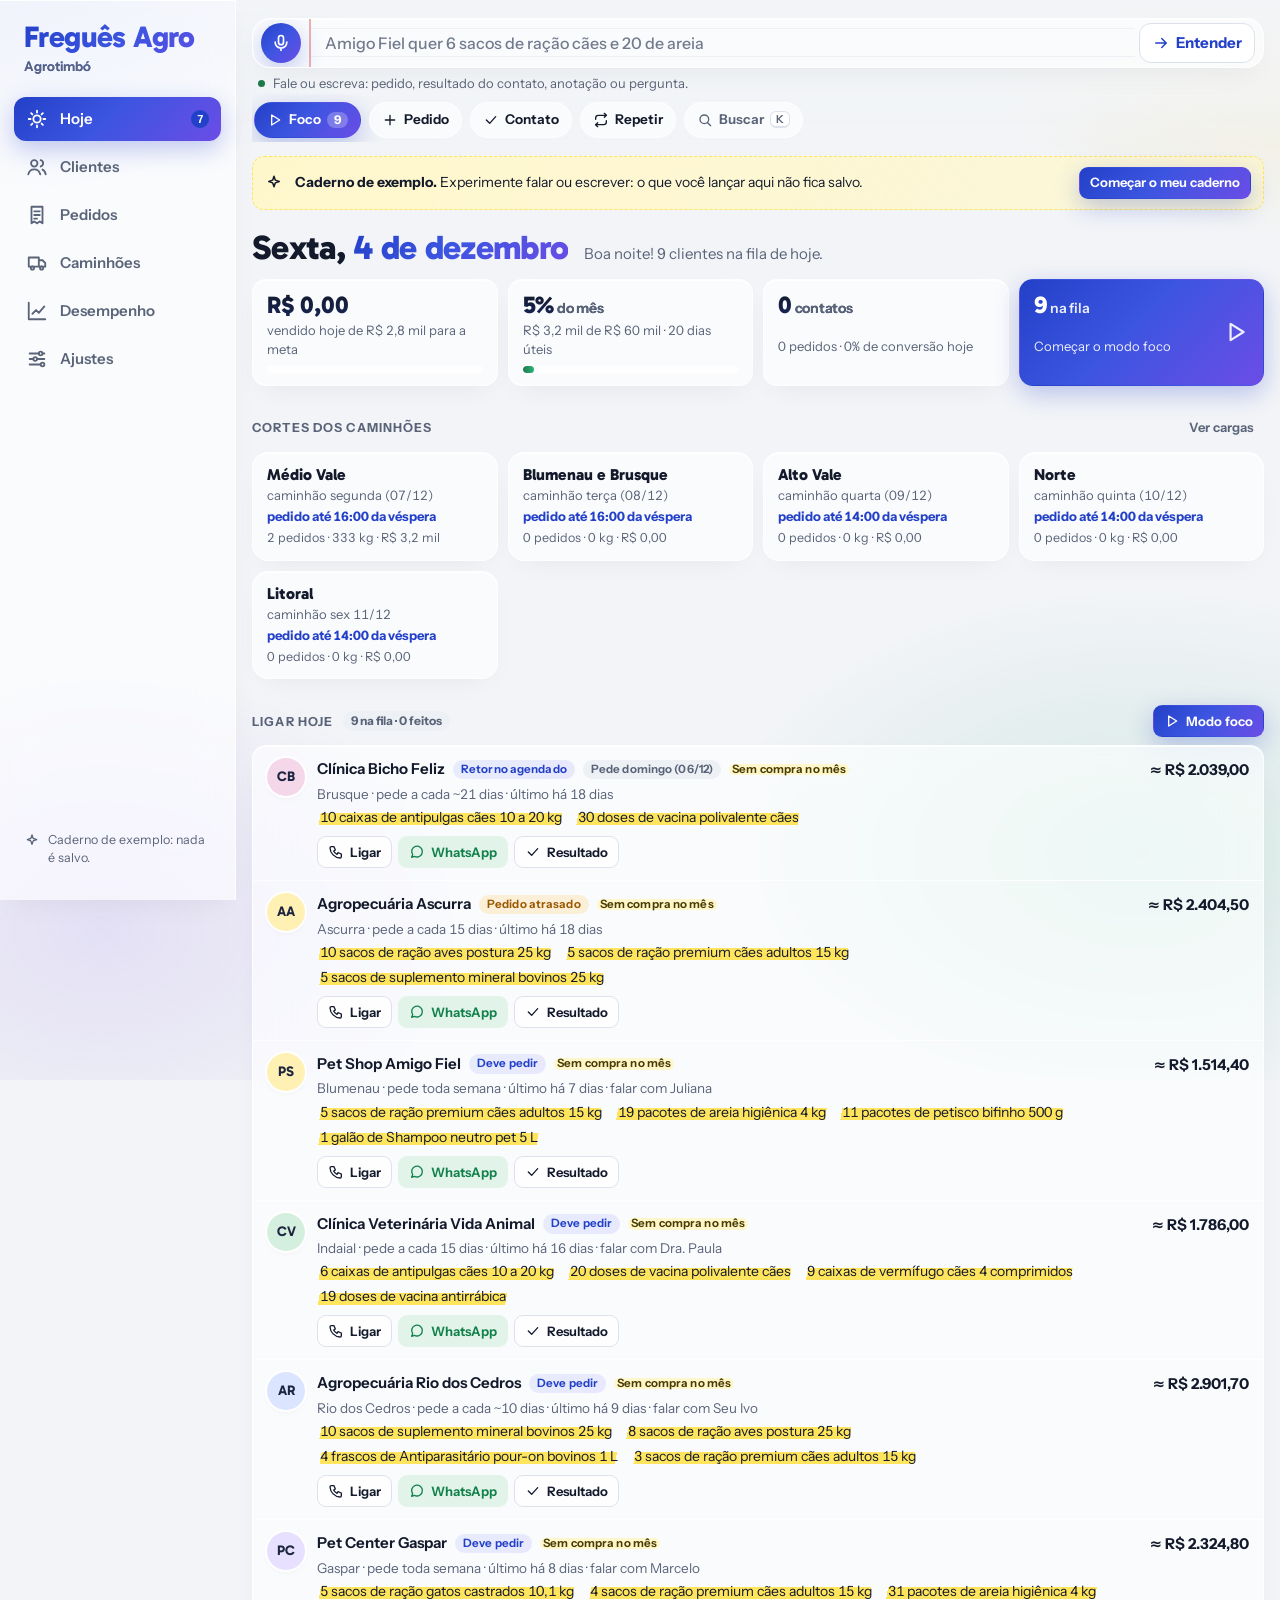
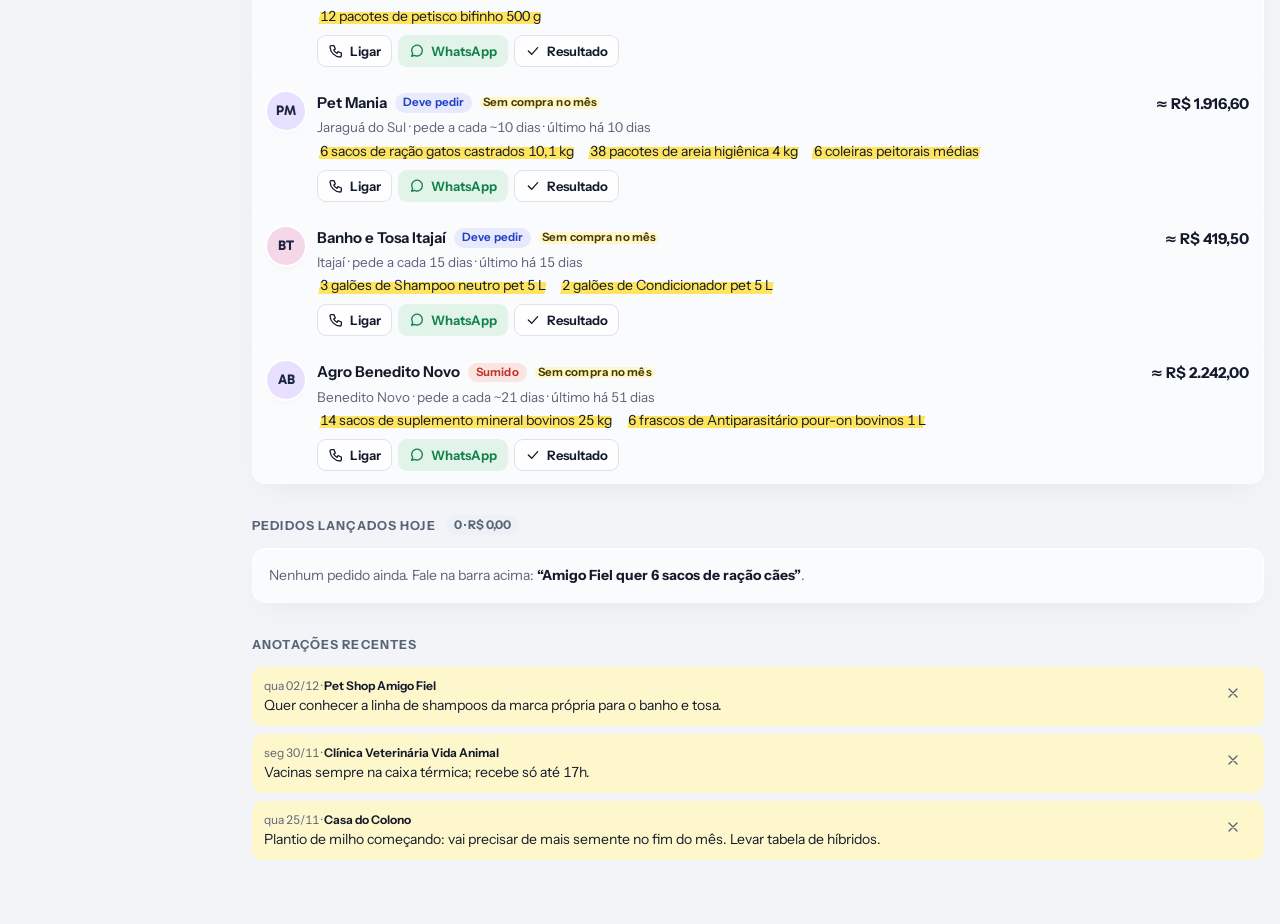
<file: fregues-agro/index.html>
<!doctype html>
<html lang="pt-BR">
<head>
<meta charset="utf-8">
<meta name="viewport" content="width=device-width,initial-scale=1,viewport-fit=cover">
<style>:root{color-scheme:light;box-sizing:border-box;padding-top:env(safe-area-inset-top,0px);padding-bottom:env(safe-area-inset-bottom,0px)}html{scroll-padding-top:env(safe-area-inset-top,0px)}body{margin:0;padding:0;font:14px -apple-system,BlinkMacSystemFont,sans-serif}img{max-width:100%}[hidden]:not([hidden=until-found i]){display:none!important}</style>
<title>Freguês Agro</title>
<meta name="claude:viewport-fit-sides" content="cover">
<meta name="description" content="Pedidos de representante agro/pet/vet por voz, com rotas de entrega, carga do caminhão e previsão de reposição.">
<meta name="theme-color" content="#F2F4F7" media="(prefers-color-scheme: light)">
<meta name="theme-color" content="#0D111C" media="(prefers-color-scheme: dark)">
<meta name="apple-mobile-web-app-capable" content="yes"><meta name="mobile-web-app-capable" content="yes"><meta name="apple-mobile-web-app-title" content="Freguês Agro">
<link rel="preconnect" href="https://fonts.googleapis.com"><link rel="preconnect" href="https://fonts.gstatic.com" crossorigin>
<link rel="stylesheet" href="https://fonts.googleapis.com/css2?family=Caveat:wght@600;700&family=Gabarito:wght@600;700;800&family=Instrument+Sans:wght@400;500;600;700&display=swap">
<style>
/* Caderneta de balcão: papel pautado e tinta de caneta azul. O que é previsão vem riscado com marca-texto amarelo.
   Layout: barra de captura fixa no topo (fale ou escreva), navegação embaixo no celular e na lateral no computador. */
:root{
  --paper:#F2F4F7;--sheet:#FFFFFF;--ink:#131A2B;--mut:#5A6479;--rule:#DCE1EA;--rule2:#EDF0F4;
  --pen:#2340C8;--pen-s:#E7ECFC;--on-pen:#FFFFFF;--bar:#C7D2F6;
  --marker:#FFE45E;--marker-s:#FFF7CC;--marker-ink:#4A3C00;
  --margin:#E39A94;
  --ok:#1C7A4B;--ok-s:#E1F2E8;--warn:#9A5800;--warn-s:#FCEFD8;--bad:#BE3227;--bad-s:#FBE5E2;
  --wa:#11804A;--wa-s:#E2F4EA;
  --av1:#DCE5FF;--av2:#FDE1CC;--av3:#D5EFDF;--av4:#F5D7EA;--av5:#E7E0FF;--av6:#FFF0B3;--av-ink:#1D2540;
  --scrim:rgba(13,18,32,.45);
  --shadow:0 1px 2px rgba(19,26,43,.06),0 10px 28px rgba(19,26,43,.08);
  --display:"Gabarito","Avenir Next","Segoe UI",system-ui,sans-serif;
  --body:"Instrument Sans",system-ui,-apple-system,"Segoe UI",Roboto,sans-serif;
  --hand:"Caveat","Segoe Print","Bradley Hand",cursive;
  --r:14px;
}
@media (prefers-color-scheme:dark){:root:not([data-theme="light"]){
  --paper:#0D111C;--sheet:#151B2A;--ink:#E8ECF6;--mut:#9AA4BB;--rule:#283149;--rule2:#1D2436;
  --pen:#93AAFF;--pen-s:#1C2650;--on-pen:#0A1233;--bar:#2C3B78;
  --marker:#7A6614;--marker-s:#2D2912;--marker-ink:#FFF0A6;
  --margin:#8C4C48;
  --ok:#5ECB92;--ok-s:#12321F;--warn:#F1B65C;--warn-s:#3A2A10;--bad:#FF8C82;--bad-s:#3D1A18;
  --wa:#5ED39A;--wa-s:#123423;
  --av1:#25315C;--av2:#4A2F1F;--av3:#1F3D2D;--av4:#46243B;--av5:#30295A;--av6:#4A4315;--av-ink:#E8ECF6;
  --scrim:rgba(0,0,0,.6);--shadow:0 1px 2px rgba(0,0,0,.3),0 10px 28px rgba(0,0,0,.3);color-scheme:dark}}
:root[data-theme="dark"]{
  --paper:#0D111C;--sheet:#151B2A;--ink:#E8ECF6;--mut:#9AA4BB;--rule:#283149;--rule2:#1D2436;
  --pen:#93AAFF;--pen-s:#1C2650;--on-pen:#0A1233;--bar:#2C3B78;
  --marker:#7A6614;--marker-s:#2D2912;--marker-ink:#FFF0A6;
  --margin:#8C4C48;
  --ok:#5ECB92;--ok-s:#12321F;--warn:#F1B65C;--warn-s:#3A2A10;--bad:#FF8C82;--bad-s:#3D1A18;
  --wa:#5ED39A;--wa-s:#123423;
  --av1:#25315C;--av2:#4A2F1F;--av3:#1F3D2D;--av4:#46243B;--av5:#30295A;--av6:#4A4315;--av-ink:#E8ECF6;
  --scrim:rgba(0,0,0,.6);--shadow:0 1px 2px rgba(0,0,0,.3),0 10px 28px rgba(0,0,0,.3);color-scheme:dark}
*{box-sizing:border-box}
html,body{background:var(--paper)}
body{color:var(--ink);font:15px/1.5 var(--body);font-variant-numeric:tabular-nums;-webkit-text-size-adjust:100%}
body::before{content:"";position:fixed;inset:0 0 auto;height:env(safe-area-inset-top,0px);z-index:30;background:var(--paper)}
h1,h2,h3{text-wrap:balance}
button,input,select,textarea{font:inherit;color:inherit}
button{cursor:pointer}
:focus-visible{outline:3px solid var(--pen);outline-offset:2px}
:where(svg[aria-hidden="true"]){width:18px;height:18px;flex:none;vertical-align:middle}
.av svg{width:20px;height:20px}
.sr{position:absolute;width:1px;height:1px;overflow:hidden;clip:rect(0 0 0 0);white-space:nowrap}
.mut{color:var(--mut)}
a{color:var(--pen)}

/* estrutura */
.app{min-height:100vh}
nav{position:fixed;left:0;right:0;bottom:0;z-index:25;display:flex;background:var(--sheet);border-top:1px solid var(--rule);padding:6px max(6px,env(safe-area-inset-right,0px)) calc(6px + env(safe-area-inset-bottom,0px)) max(6px,env(safe-area-inset-left,0px))}
nav .brand,nav .store{display:none}
nav button{flex:1;position:relative;display:flex;flex-direction:column;align-items:center;gap:2px;border:0;background:none;color:var(--mut);font-size:12px;font-weight:600;padding:6px 2px;border-radius:12px;min-height:52px}
nav button svg{width:22px;height:22px}
nav button.on{color:var(--pen);background:var(--pen-s)}
nav .bd{position:absolute;top:3px;left:calc(50% + 6px);min-width:18px;height:18px;padding:0 5px;border-radius:9px;background:var(--pen);color:var(--on-pen);font-size:11px;line-height:18px}
.col{min-width:0}
.omni{position:sticky;top:env(safe-area-inset-top,0px);z-index:20;background:var(--paper);padding-block:12px 6px;padding-left:max(16px,env(safe-area-inset-left,0px));padding-right:max(16px,env(safe-area-inset-right,0px))}
.omni>*{max-width:1040px;margin-inline:auto}
main{display:block;max-width:1072px;margin:0 auto;padding-block:4px 120px;padding-left:max(16px,env(safe-area-inset-left,0px));padding-right:max(16px,env(safe-area-inset-right,0px))}
main:focus{outline:0}
@media (min-width:900px){
  .app{display:grid;grid-template-columns:236px minmax(0,1fr)}
  nav{position:sticky;top:0;height:100vh;flex-direction:column;gap:4px;border-top:0;border-right:1px solid var(--rule);padding:22px 14px}
  nav .brand{display:block;font:800 30px/1 var(--display);letter-spacing:-.02em;color:var(--ink);padding:0 10px 18px}
  nav .brand small{display:block;font:600 13px/1.3 var(--body);letter-spacing:0;color:var(--mut);margin-top:6px}
  nav button{flex:none;flex-direction:row;gap:12px;font-size:15px;padding:10px 12px;min-height:44px;justify-content:flex-start}
  nav .bd{position:static;margin-left:auto}
  nav .store{display:flex;gap:8px;align-items:flex-start;margin-top:auto;font-size:12.5px;color:var(--mut);padding:10px}
  nav .store svg{width:16px;height:16px;flex:none;margin-top:2px}
  main{padding-bottom:64px}
  .omni{padding-top:18px}
}

/* captura: o caderno onde se fala ou escreve */
.cap{display:grid;grid-template-columns:56px minmax(0,1fr) auto;align-items:stretch;background:var(--sheet);border:1px solid var(--rule);border-radius:18px;box-shadow:var(--shadow);position:relative;overflow:hidden}
.cap::before{content:"";position:absolute;left:56px;top:0;bottom:0;border-left:2px solid var(--margin);opacity:.75;pointer-events:none}
.cap textarea{display:block;border:0;outline:0;resize:none;background-color:transparent;font:500 16px/28px var(--body);padding:10px 12px 10px 16px;min-height:48px;max-height:196px;width:100%;
  background-image:linear-gradient(transparent 27px,var(--rule2) 27px);background-size:100% 28px;background-position:0 10px;background-attachment:local}
.cap textarea::placeholder{color:var(--mut);opacity:.85;white-space:nowrap;overflow:hidden;text-overflow:ellipsis}
.mic{align-self:center;justify-self:center;width:40px;height:40px;border-radius:50%;border:0;display:grid;place-items:center;background:var(--pen);color:var(--on-pen);position:relative}
.mic svg{width:20px;height:20px}
.mic.on{background:var(--bad);color:#fff}
.mic.on::after{content:"";position:absolute;inset:-5px;border-radius:50%;border:2px solid var(--bad);animation:pulse 1.2s ease-out infinite}
@keyframes pulse{from{opacity:.9;transform:scale(.9)}to{opacity:0;transform:scale(1.35)}}
.go{align-self:center;margin:0 8px 0 4px;display:inline-flex;align-items:center;gap:6px;border:1px solid var(--rule);background:var(--sheet);color:var(--pen);border-radius:12px;min-height:40px;padding:0 12px;font-weight:700}
.go svg{width:18px;height:18px}
.go span{display:none}
@media (min-width:600px){.go span{display:inline}}
.go:disabled{opacity:.6}
.hint{display:flex;gap:8px;align-items:center;min-height:22px;padding:6px 4px 0 6px;font-size:13px;color:var(--mut)}
.hint b{color:var(--ink);font-weight:600}
.hint .dot{width:7px;height:7px;border-radius:50%;background:var(--ok);flex:none}
.hint .dot.busy{background:var(--marker);animation:pulse 1s infinite alternate}
.hint .dot.rec{background:var(--bad)}

/* faixas e cabeçalhos */
#banner{max-width:1072px;margin:0 auto;padding-left:max(16px,env(safe-area-inset-left,0px));padding-right:max(16px,env(safe-area-inset-right,0px))}
.banner{display:flex;flex-wrap:wrap;gap:8px 12px;align-items:center;background:var(--marker-s);color:var(--ink);border:1px dashed var(--marker);border-radius:12px;padding:10px 12px;margin:8px 0 2px;font-size:14px}
.banner .btn{margin-left:auto}
.hd{display:flex;flex-wrap:wrap;align-items:flex-end;gap:4px 16px;margin:14px 0 4px}
.hd h1{font:800 clamp(26px,5vw,34px)/1.05 var(--display);letter-spacing:-.02em;margin:0}
.hd h1 em{font-style:normal;color:var(--pen)}
.hd p{margin:0;color:var(--mut)}
.back{display:inline-flex;align-items:center;gap:4px;border:0;background:none;color:var(--mut);font-weight:600;padding:6px 0;margin-top:8px}
.back svg{width:18px;height:18px}
.strip{display:grid;grid-template-columns:repeat(auto-fit,minmax(150px,1fr));gap:10px;margin:14px 0 4px}
.stat{background:var(--sheet);border:1px solid var(--rule);border-radius:var(--r);padding:12px 14px;display:grid;gap:2px;text-align:left;color:var(--ink)}
button.stat:hover{border-color:var(--pen)}
.stat b{font:800 24px/1.1 var(--display);letter-spacing:-.01em}
.stat span{font-size:13px;color:var(--mut)}
.stat .d{font-size:12px;font-weight:600}
.stat .d.up{color:var(--ok)}.stat .d.dn{color:var(--bad)}

.sec{margin-top:26px}
.sh{display:flex;flex-wrap:wrap;align-items:center;gap:6px 10px;margin:0 0 8px;min-height:30px}
.sh h2{min-width:0;overflow-wrap:anywhere}
.sh h2{font:700 12.5px/1.2 var(--body);letter-spacing:.09em;text-transform:uppercase;color:var(--mut);margin:0}
.sh .n{font:700 12px/1 var(--body);background:var(--rule2);color:var(--mut);border-radius:999px;padding:4px 8px}
.sh .r{margin-left:auto;display:flex;gap:6px}
.list{background:var(--sheet);border:1px solid var(--rule);border-radius:var(--r);overflow:hidden}
.it{display:grid;grid-template-columns:auto minmax(0,1fr) auto;gap:4px 12px;align-items:start;padding:12px 14px;border-top:1px solid var(--rule2)}
.it:first-child{border-top:0}
.it .bd{min-width:0;display:grid;gap:3px}
.it .nm{display:flex;flex-wrap:wrap;align-items:center;gap:6px 8px;font-weight:650}
.it .sub{font-size:13.5px;color:var(--mut);overflow-wrap:anywhere}
.it .val{font:700 15px/1.3 var(--body);text-align:right;white-space:nowrap;padding-top:2px}
.it .val small{display:block;font-weight:500;font-size:12px;color:var(--mut)}
.it .acts{grid-column:2/-1;display:flex;flex-wrap:wrap;gap:6px;margin-top:4px}
.it.click{cursor:pointer}
.it.click:hover{background:var(--rule2)}
.lnk{border:0;background:none;padding:0;font:inherit;font-weight:650;color:var(--ink);text-align:left;cursor:pointer}
.lnk:hover{color:var(--pen);text-decoration:underline}
.empty{background:var(--sheet);border:1px dashed var(--rule);border-radius:var(--r);padding:16px;color:var(--mut);font-size:14px}
.empty b{color:var(--ink)}

/* avatar, chips, marca-texto, letra de mão */
.av{width:38px;height:38px;border-radius:50%;display:grid;place-items:center;font:700 14px/1 var(--display);color:var(--av-ink);flex:none}
.av.big{width:58px;height:58px;font-size:20px}
.chip{display:inline-flex;align-items:center;gap:4px;font:650 11.5px/1 var(--body);padding:4px 8px;border-radius:999px;background:var(--rule2);color:var(--mut);white-space:nowrap;letter-spacing:.01em}
.chip.pen{background:var(--pen-s);color:var(--pen)}
.chip.ok{background:var(--ok-s);color:var(--ok)}
.chip.warn{background:var(--warn-s);color:var(--warn)}
.chip.bad{background:var(--bad-s);color:var(--bad)}
.chip.mk{background:var(--marker-s);color:var(--marker-ink)}
.mk{background:linear-gradient(100deg,transparent 0 1.5%,var(--marker) 1.5% 98%,transparent 98%) 0 70%/100% 58% no-repeat;padding:0 3px;-webkit-box-decoration-break:clone;box-decoration-break:clone}
.ces{display:flex;flex-wrap:wrap;gap:4px 10px;font-size:14px;color:var(--ink)}
.hand{font-family:var(--hand);font-weight:700;font-size:21px;line-height:1;color:var(--pen)}
.cf{display:inline-flex;gap:2px;align-items:flex-end;vertical-align:middle}
.cf i{width:4px;border-radius:1px;background:var(--rule)}
.cf i:nth-child(1){height:6px}.cf i:nth-child(2){height:8px}.cf i:nth-child(3){height:10px}.cf i:nth-child(4){height:12px}.cf i:nth-child(5){height:14px}
.cf i.on{background:var(--pen)}
.tr{font-size:12px;font-weight:700}.tr.up{color:var(--ok)}.tr.dn{color:var(--bad)}

/* botões */
.btn{display:inline-flex;align-items:center;justify-content:center;gap:6px;min-height:36px;padding:6px 12px;border-radius:10px;border:1px solid var(--rule);background:var(--sheet);color:var(--ink);font:650 14px/1.1 var(--body);text-decoration:none;white-space:nowrap}
.btn:hover{border-color:var(--pen);color:var(--pen)}
.btn svg{width:16px;height:16px;flex:none}
.btn.p{background:var(--pen);border-color:var(--pen);color:var(--on-pen)}
.btn.p:hover{filter:brightness(1.07);color:var(--on-pen)}
.btn.wa{color:var(--wa);background:var(--wa-s);border-color:transparent}
.btn.wa:hover{border-color:var(--wa)}
.btn.g{border-color:transparent;background:transparent;color:var(--mut)}
.btn.g:hover{color:var(--pen);background:var(--pen-s)}
.btn.d{color:var(--bad)}
.btn.d.arm{background:var(--bad);border-color:var(--bad);color:#fff}
.btn.sm{min-height:32px;padding:4px 10px;font-size:13px;border-radius:9px}
.btn.f{width:100%;min-height:46px;font-size:15px}
.btn:disabled{opacity:.55;cursor:default}
.seg{display:inline-flex;flex-wrap:wrap;gap:4px;background:var(--rule2);padding:4px;border-radius:12px}
.seg button{border:0;background:none;border-radius:9px;padding:6px 11px;font-weight:650;font-size:13.5px;color:var(--mut);min-height:32px}
.seg button.on{background:var(--sheet);color:var(--ink);box-shadow:0 1px 2px rgba(0,0,0,.08)}
.row{display:flex;flex-wrap:wrap;gap:8px;align-items:center}

/* cartão de previsão (cliente) */
.pred{background:var(--sheet);border:1px solid var(--rule);border-radius:var(--r);padding:16px;display:grid;gap:12px}
.pred .top{display:flex;flex-wrap:wrap;gap:6px 18px;align-items:flex-end}
.pred .top .hand{font-size:34px}
.pred .meta{font-size:13.5px;color:var(--mut)}
.pred ul{list-style:none;margin:0;padding:0;display:grid;gap:6px}
.pred li{display:flex;gap:10px;align-items:baseline;flex-wrap:wrap}
.pred li .v{margin-left:auto;color:var(--mut);font-size:13.5px}
.kv{display:grid;grid-template-columns:repeat(auto-fit,minmax(130px,1fr));gap:10px}
.cli-h{display:flex;gap:14px;align-items:center;margin:6px 0 4px}
.cli-h h1{font:800 clamp(24px,5vw,32px)/1.05 var(--display);letter-spacing:-.02em;margin:0}
.cli-h .apel{color:var(--mut);font-size:13.5px;margin-top:4px}
.contato{display:flex;flex-wrap:wrap;gap:6px 14px;font-size:14px;color:var(--mut);margin:8px 0 2px}
.contato span{display:inline-flex;gap:6px;align-items:center}
.contato svg{width:15px;height:15px}
.notas{display:grid;gap:8px}
.nota{background:var(--marker-s);border-radius:10px;padding:10px 12px;font-size:14px;display:flex;gap:10px;align-items:flex-start}
.nota small{display:block;color:var(--mut);font-size:12px}
.nota .btn{margin-left:auto}

/* radar */
.grid2{display:grid;gap:18px;grid-template-columns:minmax(0,1fr)}
@media (min-width:900px){.grid2{grid-template-columns:minmax(0,1fr) minmax(0,1fr)}}
.chart{background:var(--sheet);border:1px solid var(--rule);border-radius:var(--r);padding:12px 8px 6px}
.chart svg{display:block;width:100%;height:auto}
.chart text{font:600 12px var(--body);fill:var(--mut)}
.chart .vl{fill:var(--ink);font-weight:700}
.legend{display:flex;flex-wrap:wrap;gap:6px 14px;font-size:12.5px;color:var(--mut);padding:4px 8px 6px}
.legend i{display:inline-block;width:10px;height:10px;border-radius:3px;margin-right:5px;vertical-align:-1px}
.tbl-w{overflow-x:auto;background:var(--sheet);border:1px solid var(--rule);border-radius:var(--r)}
table{border-collapse:collapse;width:100%;font-size:14px}
th,td{text-align:left;padding:9px 12px;border-top:1px solid var(--rule2);white-space:nowrap}
th{font-size:12px;letter-spacing:.06em;text-transform:uppercase;color:var(--mut);border-top:0;font-weight:700}
td.n,th.n{text-align:right}
.bar{height:6px;border-radius:3px;background:var(--rule2);overflow:hidden;min-width:60px}
.bar i{display:block;height:100%;background:var(--pen)}
.day{display:grid;grid-template-columns:86px minmax(0,1fr);gap:10px;padding:10px 14px;border-top:1px solid var(--rule2);align-items:start}
.day:first-child{border-top:0}
.day .dl{font-weight:700;font-size:13.5px}
.day .dl small{display:block;color:var(--mut);font-weight:500}
.day .cs{display:flex;flex-wrap:wrap;gap:6px}
.pill{display:inline-flex;align-items:center;gap:6px;border-radius:8px;padding:4px 8px;font-size:13px;border:1px solid var(--rule);background:var(--sheet);color:var(--ink);cursor:pointer}
.pill.prov{border:1px dashed var(--marker);background:var(--marker-s)}
.pill small{color:var(--mut)}

/* formulários */
.fg{display:grid;gap:12px}
.fl{display:grid;gap:4px;min-width:0}
.fl>span{font-size:12.5px;font-weight:650;color:var(--mut)}
.fr{display:grid;gap:10px;grid-template-columns:repeat(auto-fit,minmax(130px,1fr))}
input,select,textarea{width:100%;background:var(--sheet);border:1px solid var(--rule);border-radius:10px;padding:8px 10px;min-height:42px;color:var(--ink)}
textarea{min-height:80px;resize:vertical;line-height:1.45}
input:focus,select:focus,textarea:focus{outline:2px solid var(--pen);outline-offset:0;border-color:var(--pen)}
.ck{display:flex;gap:10px;align-items:flex-start;font-size:14.5px;padding:6px 0}
.ck input{width:20px;height:20px;min-height:0;margin-top:1px;accent-color:var(--pen);flex:none}
.ck small{display:block;color:var(--mut);font-size:13px}
.its{display:grid;gap:8px}
.irow{display:grid;grid-template-columns:72px 88px minmax(0,1fr) 92px 34px;gap:6px;align-items:center}
.irow .x{border:0;background:none;color:var(--mut);width:34px;height:34px;display:grid;place-items:center;border-radius:8px}
.irow .x:hover{color:var(--bad);background:var(--bad-s)}
.irow .x svg{width:16px;height:16px}
@media (max-width:560px){.irow.ih{display:none}.irow{grid-template-columns:64px 80px minmax(0,1fr) 34px}.irow .pn{grid-column:1/4;grid-row:1}.irow .x{grid-column:4;grid-row:1}.irow .pu{grid-column:3;grid-row:2}}
.ih{font-size:12px;color:var(--mut);font-weight:650}
.tot{display:flex;justify-content:space-between;align-items:center;gap:10px;font-size:15px;padding-top:4px}
.tot b{font:800 22px/1 var(--display)}
.avisos{display:grid;gap:4px;font-size:13px;color:var(--warn);margin:0;padding:0;list-style:none}
.disse{font-size:13px;color:var(--mut);border-left:3px solid var(--margin);padding:2px 0 2px 10px}
.disse q{font-style:italic;color:var(--ink)}
.dcard{border:1px solid var(--rule);border-radius:var(--r);padding:14px;display:grid;gap:12px}
.dcard+.dcard{margin-top:12px}
.dhead{display:flex;flex-wrap:wrap;gap:8px;align-items:center}
.dhead .seg{font-size:13px}

/* janela inferior (sheet) */
#sheet{position:fixed;inset:0;z-index:60;display:grid;align-items:end;justify-items:center}
#sheet .scrim{position:absolute;inset:0;background:var(--scrim)}
.sp{position:relative;background:var(--sheet);width:100%;max-width:680px;max-height:92vh;overflow:auto;overscroll-behavior:contain;border-radius:22px 22px 0 0;padding:0 max(16px,env(safe-area-inset-right,0px)) calc(18px + env(safe-area-inset-bottom,0px)) max(16px,env(safe-area-inset-left,0px));box-shadow:var(--shadow);animation:up .2s ease}
@keyframes up{from{transform:translateY(16px);opacity:.6}}
.sp-h{position:sticky;top:0;z-index:2;background:var(--sheet);display:flex;align-items:center;gap:10px;padding:16px 0 10px;border-bottom:1px solid var(--rule2);margin-bottom:14px}
.sp-h h2{font:800 21px/1.15 var(--display);margin:0;letter-spacing:-.01em}
.sp-h .btn{margin-left:auto}
.sp-f{position:sticky;bottom:calc(-18px - env(safe-area-inset-bottom,0px));background:var(--sheet);padding:12px 0 calc(6px + env(safe-area-inset-bottom,0px));margin-top:14px;border-top:1px solid var(--rule2);display:flex;flex-wrap:wrap;gap:8px}
.sp-f .btn.p{flex:1}
@media (min-width:700px){#sheet{align-items:center}.sp{border-radius:22px;max-height:88vh}.sp-f{bottom:-18px}}
.resp{white-space:pre-wrap;font-size:15.5px;line-height:1.55}
.resp p{margin:0 0 8px;white-space:normal}
.msg{border:1px solid var(--rule);border-radius:12px;padding:12px;display:grid;gap:8px}
.msg+.msg{margin-top:10px}
.msg .tx{font-size:14px;background:var(--rule2);border-radius:10px;padding:10px;white-space:pre-wrap}
.msg.ok{opacity:.55}

/* avisos rápidos */
#toasts{position:fixed;left:50%;transform:translateX(-50%);bottom:calc(80px + env(safe-area-inset-bottom,0px));z-index:70;display:grid;gap:8px;width:min(560px,calc(100vw - 32px))}
@media (min-width:900px){#toasts{bottom:24px;left:calc(50% + 118px)}}
.toast{display:flex;align-items:center;gap:10px;background:var(--ink);color:var(--paper);border-radius:12px;padding:10px 12px;font-size:14px;box-shadow:var(--shadow);animation:up .2s ease}
.toast.bad{background:var(--bad);color:#fff}
.toast span{flex:1}
.toast button{border:0;background:transparent;color:inherit;font-weight:700;text-decoration:underline;padding:4px 6px;white-space:nowrap}
.tst{display:grid;gap:4px;font-size:13.5px;margin-top:10px}
.tst .f{color:var(--bad)}
kbd{font:600 12px var(--body);border:1px solid var(--rule);border-bottom-width:2px;border-radius:6px;padding:1px 6px;background:var(--sheet)}
@media (prefers-reduced-motion:reduce){*,*::before,*::after{animation:none!important;transition:none!important}}
/* ===== Camada de vidro =====
   Psicologia das cores aplicada: azul-caneta = confiança e foco (ação principal); violeta no fim do degradê = automação e IA;
   amarelo marca-texto = oportunidade prevista; verde = dinheiro entrando e meta; âmbar = atenção sem alarme; vermelho = risco de perder o cliente.
   O fundo é um degradê suave dessas cores; os painéis são vidro fosco por cima, para a informação "flutuar" sobre o caderno. */
:root{
  --mesh1:rgba(35,64,200,.16);--mesh2:rgba(255,214,64,.22);--mesh3:rgba(28,160,110,.13);--mesh4:rgba(120,80,230,.12);
  --glass:rgba(255,255,255,.62);--glass2:rgba(255,255,255,.78);--glass-b:rgba(255,255,255,.75);--glass-e:rgba(19,26,43,.08);--glass-hi:rgba(255,255,255,.9);
  --g-pen:linear-gradient(135deg,#2340C8 0%,#3C55E0 45%,#6B4DE6 100%);--g-ok:linear-gradient(90deg,#1C7A4B,#2FB27A);--g-mk:linear-gradient(100deg,#FFE45E,#FFD23F);--g-warn:linear-gradient(135deg,#F5A524,#E86F1C);
  --glow:0 8px 24px rgba(35,64,200,.28);--blur:saturate(1.5) blur(18px);
  --spring:cubic-bezier(.2,.9,.25,1.12);--ease:cubic-bezier(.2,.7,.2,1);
}
@media (prefers-color-scheme:dark){:root:not([data-theme="light"]){
  --mesh1:rgba(120,145,255,.18);--mesh2:rgba(255,206,70,.09);--mesh3:rgba(60,200,140,.10);--mesh4:rgba(150,110,255,.16);
  --glass:rgba(22,28,46,.58);--glass2:rgba(26,33,54,.82);--glass-b:rgba(255,255,255,.09);--glass-e:rgba(0,0,0,.35);--glass-hi:rgba(255,255,255,.07);
  --g-pen:linear-gradient(135deg,#7E97FF 0%,#93AAFF 40%,#B79BFF 100%);--g-ok:linear-gradient(90deg,#3DB57E,#6FE0A8);--g-mk:linear-gradient(100deg,#8A7414,#A08A1E);--glow:0 8px 28px rgba(147,170,255,.25)}}
:root[data-theme="dark"]{
  --mesh1:rgba(120,145,255,.18);--mesh2:rgba(255,206,70,.09);--mesh3:rgba(60,200,140,.10);--mesh4:rgba(150,110,255,.16);
  --glass:rgba(22,28,46,.58);--glass2:rgba(26,33,54,.82);--glass-b:rgba(255,255,255,.09);--glass-e:rgba(0,0,0,.35);--glass-hi:rgba(255,255,255,.07);
  --g-pen:linear-gradient(135deg,#7E97FF 0%,#93AAFF 40%,#B79BFF 100%);--g-ok:linear-gradient(90deg,#3DB57E,#6FE0A8);--g-mk:linear-gradient(100deg,#8A7414,#A08A1E);--glow:0 8px 28px rgba(147,170,255,.25)}

/* fundo em degradê vivo */
.app::before{content:"";position:fixed;inset:-20%;z-index:-1;pointer-events:none;
  background:radial-gradient(38% 32% at 12% 8%,var(--mesh1),transparent 70%),radial-gradient(30% 28% at 88% 14%,var(--mesh2),transparent 70%),radial-gradient(34% 30% at 78% 82%,var(--mesh3),transparent 70%),radial-gradient(30% 30% at 20% 88%,var(--mesh4),transparent 70%);
  animation:deriva 28s ease-in-out infinite alternate}
@keyframes deriva{to{transform:translate3d(2%,-2%,0) scale(1.06) rotate(2deg)}}
.app{isolation:isolate;position:relative}

/* superfícies de vidro */
.list,.stat,.pred,.chart,.tbl-w,.empty,.dcard,.msg,.integ,.foco-card,.cap,nav,.omni .cap{background:var(--glass);-webkit-backdrop-filter:var(--blur);backdrop-filter:var(--blur);border:1px solid var(--glass-b);box-shadow:0 1px 0 var(--glass-hi) inset,0 10px 30px -12px var(--glass-e)}
.omni{background:transparent}
.omni::before{content:"";position:absolute;inset:0;z-index:-1;background:linear-gradient(var(--paper),color-mix(in srgb,var(--paper) 70%,transparent) 70%,transparent);pointer-events:none}
nav{border-width:0 0 0 0;border-top:1px solid var(--glass-b)}
@media (min-width:900px){nav{border-top:0;border-right:1px solid var(--glass-b)}}
nav .brand{background:var(--g-pen);-webkit-background-clip:text;background-clip:text;color:transparent}
nav .brand small{-webkit-text-fill-color:var(--mut)}
nav .brand span{color:inherit!important}
nav button{transition:background .25s var(--ease),color .25s var(--ease),transform .15s var(--ease)}
nav button.on{background:var(--g-pen);color:var(--on-pen);box-shadow:var(--glow)}
nav button:active{transform:scale(.95)}
.sp{background:var(--glass2);-webkit-backdrop-filter:saturate(1.6) blur(24px);backdrop-filter:saturate(1.6) blur(24px);border:1px solid var(--glass-b)}
.sp-h,.sp-f{background:transparent}
.sp-h{backdrop-filter:blur(10px)}
#sheet .scrim{-webkit-backdrop-filter:blur(3px);backdrop-filter:blur(3px)}
.it{border-top-color:var(--glass-b)}
.it:hover{background:var(--glass-hi)}
.it.done{opacity:.6}

/* captura: borda viva em degradê quando ativa */
.cap{transition:box-shadow .3s var(--ease),transform .3s var(--ease)}
.cap:focus-within{box-shadow:0 0 0 2px transparent,0 12px 34px -10px rgba(35,64,200,.35);border-color:transparent;background:linear-gradient(var(--glass2),var(--glass2)) padding-box,var(--g-pen) border-box;transform:translateY(-1px)}
.mic{background:var(--g-pen);box-shadow:var(--glow);transition:transform .2s var(--spring)}
.mic:hover{transform:scale(1.06)}.mic:active{transform:scale(.92)}
.mic.on{background:linear-gradient(135deg,#E5484D,#F07A3E)}
.mic.on::after{border:0;inset:-6px;background:conic-gradient(from 0deg,#E5484D,#F5A524,#6B4DE6,#E5484D);-webkit-mask:radial-gradient(circle,transparent 58%,#000 60%);mask:radial-gradient(circle,transparent 58%,#000 60%);animation:gira 1.2s linear infinite}
@keyframes gira{to{transform:rotate(1turn)}}
.go{transition:all .2s var(--ease)}
.go:hover{background:var(--g-pen);color:var(--on-pen);border-color:transparent;box-shadow:var(--glow)}

/* botões: degradê, brilho e resposta ao toque */
.btn{transition:transform .16s var(--spring),box-shadow .2s var(--ease),background .2s var(--ease),color .2s,border-color .2s;background:var(--glass2)}
.btn:hover{transform:translateY(-1px);box-shadow:0 6px 16px -8px var(--glass-e)}
.btn:active{transform:translateY(0) scale(.96)}
.btn.p{background:var(--g-pen);border-color:transparent;box-shadow:var(--glow)}
.btn.p:hover{filter:brightness(1.08) saturate(1.1)}
.btn.glow{position:relative;overflow:hidden}
.btn.glow::after{content:"";position:absolute;inset:0;background:linear-gradient(110deg,transparent 30%,rgba(255,255,255,.45) 50%,transparent 70%);transform:translateX(-100%);animation:brilho 2.8s ease-in-out infinite}
@keyframes brilho{60%,100%{transform:translateX(100%)}}
.btn.wa{background:var(--wa-s)}
.btn.g{background:transparent}
.seg{background:var(--glass);-webkit-backdrop-filter:var(--blur);backdrop-filter:var(--blur);border:1px solid var(--glass-b)}
.seg button{transition:all .25s var(--ease)}
.seg button.on{background:var(--g-pen);color:var(--on-pen);box-shadow:var(--glow)}
.seg button.on small{color:inherit;opacity:.8}

/* números, barras e destaques */
.stat{transition:transform .25s var(--spring),box-shadow .25s}
button.stat:hover{transform:translateY(-2px);box-shadow:0 14px 30px -14px rgba(35,64,200,.4)}
.stat b{background:linear-gradient(180deg,var(--ink),color-mix(in srgb,var(--ink) 70%,var(--pen)));-webkit-background-clip:text;background-clip:text;color:transparent}
.stat b span{-webkit-text-fill-color:var(--mut)}
.bar{background:var(--glass-b);height:7px}
.bar i{background:var(--g-ok);border-radius:4px;transform-origin:left;animation:cresce .9s var(--ease) both}
@keyframes cresce{from{transform:scaleX(0)}}
.chip{transition:transform .2s var(--spring)}
.chip.pen{background:linear-gradient(135deg,var(--pen-s),color-mix(in srgb,var(--pen-s) 60%,#E9E2FF))}
.chip.ok{background:linear-gradient(135deg,var(--ok-s),color-mix(in srgb,var(--ok-s) 70%,#DFF7EC))}
.hd h1 em{background:var(--g-pen);-webkit-background-clip:text;background-clip:text;color:transparent}
.banner{background:linear-gradient(120deg,var(--marker-s),color-mix(in srgb,var(--marker-s) 70%,transparent));-webkit-backdrop-filter:var(--blur);backdrop-filter:var(--blur)}
.av{box-shadow:0 0 0 2px var(--glass-hi),0 4px 10px -4px var(--glass-e);transition:transform .25s var(--spring)}
.it:hover .av{transform:scale(1.07) rotate(-3deg)}
.toast{background:var(--glass2);color:var(--ink);-webkit-backdrop-filter:saturate(1.6) blur(18px);backdrop-filter:saturate(1.6) blur(18px);border:1px solid var(--glass-b);box-shadow:0 18px 40px -16px rgba(0,0,0,.35);animation:toastIn .45s var(--spring)}
.toast::before{content:"";width:4px;align-self:stretch;border-radius:4px;background:var(--g-ok)}
.toast.bad::before{background:var(--g-warn)}
.toast.bad{background:var(--glass2);color:var(--ink)}
.toast button{color:var(--pen)}
.toast.out{animation:toastOut .25s var(--ease) forwards}
@keyframes toastIn{from{opacity:0;transform:translateY(16px) scale(.96)}}
@keyframes toastOut{to{opacity:0;transform:translateY(8px) scale(.97)}}

/* janela: entra com mola, sai suave */
.sp{animation:sobe .42s var(--spring)}
#sheet .scrim{animation:fade .25s ease}
#sheet.out .sp{animation:desce .2s var(--ease) forwards}
#sheet.out .scrim{animation:fade .2s ease reverse forwards}
@keyframes sobe{from{transform:translateY(40px) scale(.98);opacity:0}}
@keyframes desce{to{transform:translateY(30px);opacity:0}}
@keyframes fade{from{opacity:0}}

/* entrada das telas: blocos e linhas em cascata (só ao navegar) */
main.anim .hd,main.anim .strip>*,main.anim .sec,main.anim .banner{animation:rise .5s var(--ease) both}
main.anim .strip>*:nth-child(2){animation-delay:.05s}main.anim .strip>*:nth-child(3){animation-delay:.1s}main.anim .strip>*:nth-child(4){animation-delay:.15s}
main.anim .sec:nth-of-type(2){animation-delay:.08s}main.anim .sec:nth-of-type(3){animation-delay:.14s}main.anim .sec:nth-of-type(4){animation-delay:.2s}main.anim .sec:nth-of-type(n+5){animation-delay:.26s}
main.anim .list>.it{animation:rise .45s var(--ease) both}
main.anim .list>.it:nth-child(2){animation-delay:.04s}main.anim .list>.it:nth-child(3){animation-delay:.08s}main.anim .list>.it:nth-child(4){animation-delay:.12s}main.anim .list>.it:nth-child(5){animation-delay:.16s}main.anim .list>.it:nth-child(n+6){animation-delay:.2s}
@keyframes rise{from{opacity:0;transform:translateY(10px)}}
.gbar{transform-box:fill-box;transform-origin:bottom;animation:cresceY .7s var(--ease) both;animation-delay:calc(var(--i,0)*35ms)}
.chart rect{transform-box:fill-box;transform-origin:bottom;animation:cresceY .8s var(--ease) both}
@keyframes cresceY{from{transform:scaleY(0)}}
::view-transition-old(root){animation:.18s var(--ease) both vtOut}
::view-transition-new(root){animation:.32s var(--ease) both vtIn}
@keyframes vtOut{to{opacity:0;transform:translateY(-4px)}}
@keyframes vtIn{from{opacity:0;transform:translateY(8px)}}

/* modo foco */
.foco-prog{height:6px;border-radius:4px;background:var(--glass-b);overflow:hidden}
.foco-prog i{display:block;height:100%;background:var(--g-pen);transition:width .5s var(--ease)}
.foco-card{border-radius:18px;padding:16px;display:grid;gap:12px;animation:rise .4s var(--spring)}
.btn.f2{flex:1;min-height:46px;font-size:15px}
.res-grid{display:grid;grid-template-columns:repeat(2,minmax(0,1fr));gap:8px;margin-top:12px}
@media (min-width:640px){.res-grid{grid-template-columns:repeat(4,minmax(0,1fr))}}
.res{display:flex;align-items:center;justify-content:center;gap:8px;min-height:52px;border-radius:14px;border:1px solid var(--glass-b);background:var(--glass2);font-weight:700;color:var(--ink);transition:transform .16s var(--spring),box-shadow .2s}
.res:hover{transform:translateY(-2px);box-shadow:0 10px 22px -12px var(--glass-e)}
.res:active{transform:scale(.95)}
.res.ok{background:var(--g-ok);color:#fff;border-color:transparent}
.res.pen{background:var(--g-pen);color:var(--on-pen);border-color:transparent}
.res.warn{background:var(--warn-s);color:var(--warn)}
.res kbd{background:rgba(255,255,255,.25);border-color:rgba(255,255,255,.35);color:inherit}
.done-card{text-align:center;padding:20px 0}
.done-card .big{width:72px;height:72px;margin:0 auto 10px;border-radius:50%;display:grid;place-items:center;background:var(--g-ok);color:#fff;animation:pop .6s var(--spring)}
.done-card .big svg{width:36px;height:36px}
@keyframes pop{0%{transform:scale(.3);opacity:0}70%{transform:scale(1.1)}}

/* integrações */
.integ-grid{display:grid;gap:12px;grid-template-columns:minmax(0,1fr)}
@media (min-width:760px){.integ-grid{grid-template-columns:repeat(2,minmax(0,1fr))}}
.integ{border-radius:16px;padding:14px;display:grid;gap:10px;align-content:start;transition:transform .25s var(--spring)}
.integ:hover{transform:translateY(-2px)}
.ih2{display:flex;align-items:center;gap:10px}
.ih2 .chip{margin-left:auto}
.iic{width:34px;height:34px;border-radius:10px;display:grid;place-items:center;background:var(--g-pen);color:var(--on-pen);box-shadow:var(--glow)}
.iic svg{width:18px;height:18px}
.ib{font-size:13.5px;color:var(--mut);display:grid;gap:8px}
@supports not ((backdrop-filter:blur(1px)) or (-webkit-backdrop-filter:blur(1px))){.list,.stat,.pred,.chart,.tbl-w,.empty,.dcard,.msg,.integ,.foco-card,.cap,nav,.sp{background:var(--sheet)}}

@media (max-width:700px){.kbdh,.res kbd{display:none}}

/* vendedor interno: cortes, chamada para o foco, roteiro da ligação */
.cortes{display:grid;gap:10px;grid-template-columns:repeat(auto-fill,minmax(210px,1fr))}
.corte{display:grid;gap:2px;text-align:left;padding:12px 14px;border-radius:16px;border:1px solid var(--glass-b);background:var(--glass);-webkit-backdrop-filter:var(--blur);backdrop-filter:var(--blur);color:var(--ink);box-shadow:0 1px 0 var(--glass-hi) inset,0 10px 30px -14px var(--glass-e);transition:transform .25s var(--spring),box-shadow .25s}
.corte:hover{transform:translateY(-2px);box-shadow:0 16px 30px -16px rgba(35,64,200,.45)}
.corte .cn{font:800 16px/1.2 var(--display)}
.corte .cd{font-size:13px;color:var(--mut)}
.corte .cc{font-size:13px;font-weight:700;color:var(--pen)}
.corte .cp{font-size:12.5px;color:var(--mut)}
.corte.urg{background:linear-gradient(135deg,var(--warn-s),var(--glass));border-color:color-mix(in srgb,var(--warn) 40%,transparent)}
.corte.urg .cc{color:var(--warn);animation:pisca 1.6s ease-in-out infinite}
.corte.fim{opacity:.6}.corte.fim .cc{color:var(--mut)}
@keyframes pisca{50%{opacity:.55}}
.stat.cta{background:var(--g-pen);color:var(--on-pen);border-color:transparent;box-shadow:var(--glow);position:relative;overflow:hidden;cursor:pointer}
.stat.cta b,.stat.cta b span{background:none;-webkit-text-fill-color:currentColor;color:var(--on-pen)}
.stat.cta span{color:var(--on-pen);opacity:.9}
.stat.cta svg{position:absolute;right:14px;top:50%;width:26px;height:26px;transform:translateY(-50%);opacity:.9}
.stat.cta::after{content:"";position:absolute;inset:0;background:linear-gradient(110deg,transparent 30%,rgba(255,255,255,.35) 50%,transparent 70%);transform:translateX(-100%);animation:brilho 3.2s ease-in-out infinite}
.stat.cta:disabled{background:var(--glass);color:var(--ink);box-shadow:none;cursor:default}
.stat.cta:disabled b,.stat.cta:disabled span{color:var(--mut)}
.stat.cta:disabled::after{display:none}
.roteiro{list-style:none;margin:0;padding:0;display:grid;gap:8px}
.roteiro li{display:flex;gap:10px;align-items:center;flex-wrap:wrap;padding:10px 12px;border-radius:12px;background:var(--glass);border:1px solid var(--glass-b);font-size:14px}
.roteiro li>svg{width:18px;height:18px;color:var(--pen);flex:none}
.roteiro li>span{flex:1;min-width:180px}
.roteiro li .btn{margin-left:auto}
.res.on{outline:2px solid var(--pen);outline-offset:2px}
.res.sel{background:var(--glass);border-color:var(--pen)}

@media (max-width:700px){.cortes{grid-auto-flow:column;grid-auto-columns:minmax(190px,72%);grid-template-columns:none;overflow-x:auto;scroll-snap-type:x mandatory;padding-bottom:6px}.corte{scroll-snap-align:start}}

/* acesso rápido */
.quick{display:flex;gap:8px;overflow-x:auto;padding:8px 2px 4px;scrollbar-width:none;-webkit-overflow-scrolling:touch}
.quick::-webkit-scrollbar{display:none}
.qk{flex:none;display:inline-flex;align-items:center;gap:6px;min-height:36px;padding:6px 12px;border-radius:999px;border:1px solid var(--glass-b);background:var(--glass);-webkit-backdrop-filter:var(--blur);backdrop-filter:var(--blur);color:var(--ink);font:650 13.5px/1 var(--body);white-space:nowrap;transition:transform .16s var(--spring),box-shadow .2s,background .2s}
.qk svg{width:16px;height:16px}
.qk:hover{transform:translateY(-1px);box-shadow:0 8px 18px -10px var(--glass-e)}
.qk:active{transform:scale(.95)}
.qk.p{background:var(--g-pen);color:var(--on-pen);border-color:transparent;box-shadow:var(--glow)}
.qk.p b{background:rgba(255,255,255,.25);border-radius:999px;padding:2px 7px;font-size:12px}
.qk.p:disabled{background:var(--glass);color:var(--mut);box-shadow:none}
.qk.warn{background:var(--warn-s);color:var(--warn);border-color:color-mix(in srgb,var(--warn) 35%,transparent)}
.qk.g{color:var(--mut)}
.qk kbd{font-size:11px;padding:0 5px}
@media (max-width:700px){.qk kbd{display:none}}
.pal{display:grid;gap:10px}
.pal input{font-size:17px;min-height:48px;border-radius:14px}
.pal-l{display:grid;gap:4px;max-height:min(58vh,520px);overflow:auto;padding:2px}
.pal-i,.pal-c{display:flex;align-items:center;gap:12px;width:100%;text-align:left;padding:10px 12px;border-radius:12px;border:1px solid transparent;background:transparent;color:var(--ink);cursor:pointer;transition:background .15s,border-color .15s}
.pal-i svg{width:18px;height:18px;color:var(--pen);flex:none}
.pal-i span{flex:1;font-weight:600}
.pal-i:hover,.pal-c:hover,.pal-i.on,.pal-c.on{background:var(--glass);border-color:var(--glass-b)}
.pal-i.on,.pal-c.on{box-shadow:inset 3px 0 0 var(--pen)}
.pal-c .bd{flex:1;min-width:0;display:grid;gap:2px}
.pal-c .nm{display:flex;flex-wrap:wrap;gap:6px;align-items:center;font-weight:650}
.pal-c .sub{font-size:13px;color:var(--mut)}
.pal-a{display:flex;gap:6px;flex:none}
.pal-a .btn.sm{min-height:34px;padding:4px 9px}
@media (max-width:560px){.pal-c{flex-wrap:wrap}.pal-a{width:100%;padding-left:50px}.pal-a .btn.p{flex:1}}
.pal-dica{font-size:12.5px;margin:0}
@media (max-width:700px){.pal-dica{display:none}}
.fab{display:none}
@media (max-width:899px){.fab{display:grid;place-items:center;position:fixed;right:max(16px,env(safe-area-inset-right,0px));bottom:calc(84px + env(safe-area-inset-bottom,0px));z-index:24;width:60px;height:60px;border-radius:50%;border:0;background:var(--g-pen);color:var(--on-pen);box-shadow:var(--glow),0 10px 26px -8px rgba(0,0,0,.35);transition:transform .2s var(--spring)}
  .fab svg{width:26px;height:26px}.fab:active{transform:scale(.9)}
  .fab.on{background:linear-gradient(135deg,#E5484D,#F07A3E)}
  .fab.on::after{content:"";position:absolute;inset:-6px;border-radius:50%;background:conic-gradient(from 0deg,#E5484D,#F5A524,#6B4DE6,#E5484D);-webkit-mask:radial-gradient(circle,transparent 60%,#000 62%);mask:radial-gradient(circle,transparent 60%,#000 62%);animation:gira 1.2s linear infinite}
  body:has(#sheet:not([hidden])) .fab{opacity:0;pointer-events:none}}
</style>
</head>
<body>
<div class="app">
  <nav id="nav" aria-label="Seções"></nav>
  <div class="col">
    <header class="omni">
      <form id="capf" class="cap" autocomplete="off">
        <button type="button" id="mic" class="mic" aria-label="Falar"></button>
        <label for="cap" class="sr">Fale ou escreva um pedido, pagamento, anotação ou pergunta</label>
        <textarea id="cap" rows="1" placeholder="Joana pediu 30 pães de queijo pra sexta, no pix" enterkeyhint="send"></textarea>
        <button type="submit" id="go" class="go" aria-label="Entender"></button>
      </form>
      <div class="hint" id="hint" aria-live="polite"></div>
      <div class="quick" id="quick" role="toolbar" aria-label="Atalhos"></div>
    </header>
    <div id="banner"></div>
    <main id="main" tabindex="-1"></main>
  </div>
</div>
<button id="fab" class="fab" aria-label="Falar um pedido"></button>
<div id="sheet" hidden></div>
<div id="toasts" aria-live="polite"></div>
<script>var PERFIL='agrotimbo';</script>
<script>
/* ============ Freguês · núcleo (sem DOM): datas, texto, intérprete de frases, previsão e operações ============ */
const U={
  pad:n=>String(n).padStart(2,'0'),
  iso(d){return d.getFullYear()+'-'+U.pad(d.getMonth()+1)+'-'+U.pad(d.getDate())},
  dt(s){const[y,m,d]=String(s).split('-').map(Number);return new Date(y,(m||1)-1,d||1,12)},
  add(s,n){const d=U.dt(s);d.setDate(d.getDate()+Math.round(n));return U.iso(d)},
  diff(a,b){return Math.round((U.dt(a)-U.dt(b))/864e5)},
  dow(s){return U.dt(s).getDay()},
  hoje(){return U.iso(new Date())},
  isISO(s){return /^\d{4}-\d{2}-\d{2}$/.test(s||'')&&!isNaN(U.dt(s))&&U.iso(U.dt(s))===s},
  // mesmo tamanho do texto original (NFC): permite mapear trechos achados de volta ao que foi dito
  norm(s){return String(s==null?'':s).normalize('NFC').toLowerCase().normalize('NFD').replace(/[̀-ͯ]/g,'')},
  key(s){return U.norm(s).replace(/[^a-z0-9]+/g,' ').trim()},
  r2:n=>Math.round((+n||0)*100)/100,
  uid:()=>Date.now().toString(36).slice(-6)+Math.random().toString(36).slice(2,6),
  median(a){if(!a.length)return 0;const s=[...a].sort((x,y)=>x-y),m=s.length>>1;return s.length%2?s[m]:(s[m-1]+s[m])/2},
  mean(a){return a.length?a.reduce((x,y)=>x+y,0)/a.length:0},
  std(a){if(a.length<2)return 0;const m=U.mean(a);return Math.sqrt(a.reduce((s,x)=>s+(x-m)**2,0)/(a.length-1))},
  clamp:(x,a,b)=>Math.min(b,Math.max(a,x)),
  dice(a,b){if(a===b)return 1;if(a.length<2||b.length<2)return 0;const m=new Map();for(let i=0;i<a.length-1;i++){const g=a.substr(i,2);m.set(g,(m.get(g)||0)+1)}let h=0;for(let i=0;i<b.length-1;i++){const g=b.substr(i,2),c=m.get(g);if(c>0){m.set(g,c-1);h++}}return 2*h/(a.length+b.length-2)},
  esc(s){return String(s==null?'':s).replace(/[&<>"']/g,c=>({'&':'&amp;','<':'&lt;','>':'&gt;','"':'&quot;',"'":'&#39;'}[c]))},
  err(e){return{ok:false,e}}
};

/* ---------- língua: números, plurais, unidades, datas por extenso ---------- */
const T={
  DIA:['domingo','segunda','terça','quarta','quinta','sexta','sábado'],
  DIAC:['dom','seg','ter','qua','qui','sex','sáb'],
  MES:['janeiro','fevereiro','março','abril','maio','junho','julho','agosto','setembro','outubro','novembro','dezembro'],
  MESC:['jan','fev','mar','abr','mai','jun','jul','ago','set','out','nov','dez'],
  brl(n){return(+n||0).toLocaleString('pt-BR',{style:'currency',currency:'BRL'})},
  num(n,d=2){return(+n||0).toLocaleString('pt-BR',{maximumFractionDigits:d})},
  ddmm(s){const d=U.dt(s);return U.pad(d.getDate())+'/'+U.pad(d.getMonth()+1)},
  quando(s,hoje){const k=U.diff(s,hoje);if(k===0)return'hoje';if(k===1)return'amanhã';if(k===-1)return'ontem';if(k>1&&k<7)return T.DIA[U.dow(s)]+' ('+T.ddmm(s)+')';return T.DIAC[U.dow(s)]+' '+T.ddmm(s)},
  ha(d){return d==null?'—':d<=0?'hoje':d===1?'ontem':'há '+d+' dias'},
  UNI:{un:['un','un'],kg:['kg','kg'],g:['g','g'],L:['L','L'],ml:['ml','ml'],dz:['dúzia','dúzias'],cx:['caixa','caixas'],pct:['pacote','pacotes'],cento:['cento','centos'],fardo:['fardo','fardos'],saco:['saco','sacos'],bandeja:['bandeja','bandejas'],pote:['pote','potes'],fatia:['fatia','fatias'],'porção':['porção','porções'],garrafa:['garrafa','garrafas'],lata:['lata','latas'],'galão':['galão','galões'],balde:['balde','baldes'],rolo:['rolo','rolos'],par:['par','pares'],m:['m','m'],'peça':['peça','peças'],kit:['kit','kits'],forma:['forma','formas'],tabuleiro:['tabuleiro','tabuleiros'],frasco:['frasco','frascos'],dose:['dose','doses'],display:['display','displays'],ampola:['ampola','ampolas'],bisnaga:['bisnaga','bisnagas'],tubo:['tubo','tubos'],bombona:['bombona','bombonas'],'sachê':['sachê','sachês']},
  unLabel(un,q){const L=T.UNI[un];return L?(q>1?L[1]:L[0]):un},
  INV:/^(mais|tres|três|lápis|lapis|pires|ônibus|onibus|tênis|tenis|gás|gas|vírus|virus|atlas|simples|seis)$/,
  sing(w){if(w.length<4||T.INV.test(w)||/ês$/.test(w))return w;const R=[[/ães$/,'ão'],[/aes$/,'ao'],[/ões$/,'ão'],[/oes$/,'ao'],[/ãos$/,'ão'],[/éis$/,'el'],[/eis$/,'el'],[/óis$/,'ol'],[/ois$/,'ol'],[/ais$/,'al'],[/uis$/,'ul'],[/ns$/,'m'],[/([rz])es$/,'$1'],[/([aeiouáéíóúâêôãõ])s$/,'$1']];for(const[re,s]of R)if(re.test(w))return w.replace(re,s);return w},
  plural(w){const M={'pão':'pães','mão':'mãos','cão':'cães','alemão':'alemães'},lw=w.toLowerCase();if(M[lw])return w[0]===lw[0]?M[lw]:M[lw][0].toUpperCase()+M[lw].slice(1);
    if(/ão$/i.test(w))return w.replace(/ão$/i,'ões');if(/[aeiouáéíóúâêô]$/i.test(w))return w+'s';if(/el$/i.test(w))return w.replace(/el$/i,'éis');if(/al$/i.test(w))return w.replace(/al$/i,'ais');if(/ol$/i.test(w))return w.replace(/ol$/i,'óis');if(/ul$/i.test(w))return w.replace(/ul$/i,'uis');if(/il$/i.test(w))return w.replace(/il$/i,'is');if(/m$/i.test(w))return w.replace(/m$/i,'ns');if(/[rz]$/i.test(w))return w+'es';return w},
  CON:/^(de|do|da|dos|das|com|sem|no|na|nos|nas|ao|à|para|pra|e|em)$/i,
  // flexiona só as palavras antes do primeiro conector: "pães de queijo" -> "pão de queijo"
  headMap(s,fn){const ws=String(s).trim().split(/\s+/);let head=true;return ws.map(w=>{if(T.CON.test(w))head=false;return head?fn(w):w}).join(' ')},
  singName(s){return T.headMap(s,w=>{const l=w.toLowerCase(),r=T.sing(l);return r===l?w:(w[0]!==l[0]?r[0].toUpperCase()+r.slice(1):r)})},
  pluralName(s){return T.headMap(s,T.plural)},
  lcFirst(s){return /^[A-ZÀ-Ý][^A-ZÀ-Ý]*$/.test(s)?s.charAt(0).toLowerCase()+s.slice(1):s},
  up1(s){s=String(s||'').trim();return s.charAt(0).toUpperCase()+s.slice(1)},
  title(s){return String(s||'').trim().split(/\s+/).map((w,i)=>i>0&&/^(da|de|do|das|dos|e)$/i.test(w)?w.toLowerCase():w.charAt(0).toUpperCase()+w.slice(1)).join(' ')},
  item(it){const q=+it.q||0,n=it.nome||'item',un=it.un||'un';if(un==='un')return T.num(q)+' '+T.lcFirst(q>1?T.pluralName(n):n);return T.num(q)+' '+T.unLabel(un,q)+' de '+T.lcFirst(n)},
  itens(a){const s=(a||[]).map(T.item);return s.length<2?(s[0]||''):s.slice(0,-1).join(', ')+' e '+s[s.length-1]},
  primeiro(n){const w=String(n||'').trim().split(/\s+/);return /^(dona|seu|sr|sra|dr|dra|tia|tio)\.?$/i.test(w[0])&&w[1]?w[0]+' '+w[1]:w[0]||''}
};

/* ---------- municípios (coordenadas aproximadas) e rotas de entrega ---------- */
const GEO={'Timbó':[-26.823,-49.272],'Indaial':[-26.898,-49.232],'Pomerode':[-26.740,-49.177],'Rodeio':[-26.922,-49.366],'Ascurra':[-26.955,-49.376],'Apiúna':[-27.035,-49.389],'Rio dos Cedros':[-26.737,-49.272],'Benedito Novo':[-26.783,-49.364],'Doutor Pedrinho':[-26.716,-49.483],
  'Blumenau':[-26.919,-49.066],'Gaspar':[-26.931,-48.959],'Brusque':[-27.098,-48.917],'Guabiruba':[-27.086,-48.981],'Botuverá':[-27.200,-49.073],'Ilhota':[-26.900,-48.827],'Luiz Alves':[-26.721,-48.932],
  'Rio do Sul':[-27.214,-49.643],'Ibirama':[-27.057,-49.518],'Presidente Getúlio':[-27.051,-49.623],'Lontras':[-27.168,-49.542],'Ituporanga':[-27.414,-49.600],'Taió':[-27.116,-49.998],'José Boiteux':[-26.958,-49.628],'Rio do Oeste':[-27.193,-49.797],'Laurentino':[-27.217,-49.733],'Agronômica':[-27.266,-49.708],'Aurora':[-27.309,-49.630],'Pouso Redondo':[-27.258,-49.934],'Witmarsum':[-26.927,-49.795],'Dona Emma':[-26.981,-49.726],'Vitor Meireles':[-26.878,-49.832],
  'Jaraguá do Sul':[-26.486,-49.067],'Guaramirim':[-26.473,-49.003],'Schroeder':[-26.413,-49.073],'Massaranduba':[-26.611,-49.004],'Corupá':[-26.425,-49.243],'Joinville':[-26.304,-48.846],'São Bento do Sul':[-26.250,-49.379],'Rio Negrinho':[-26.254,-49.518],'São Francisco do Sul':[-26.243,-48.638],'Araquari':[-26.370,-48.722],'Barra Velha':[-26.632,-48.684],
  'Itajaí':[-26.908,-48.662],'Navegantes':[-26.899,-48.654],'Balneário Camboriú':[-26.990,-48.635],'Camboriú':[-27.025,-48.654],'Itapema':[-27.090,-48.611],'Penha':[-26.770,-48.646],'Piçarras':[-26.764,-48.672],'Porto Belo':[-27.158,-48.553],'Bombinhas':[-27.138,-48.517],'Tijucas':[-27.241,-48.633],
  'Florianópolis':[-27.595,-48.548],'São José':[-27.613,-48.636],'Palhoça':[-27.644,-48.670],'Biguaçu':[-27.494,-48.656],'Santo Amaro da Imperatriz':[-27.688,-48.779],
  'Lages':[-27.816,-50.326],'Curitibanos':[-27.283,-50.584],'Mafra':[-26.111,-49.805],'Canoinhas':[-26.177,-50.390],'Porto União':[-26.238,-51.078],'Caçador':[-26.775,-51.015],'Videira':[-27.008,-51.152],'Joaçaba':[-27.172,-51.505],'Concórdia':[-27.234,-52.028],'Chapecó':[-27.100,-52.615],'Xanxerê':[-26.877,-52.404],'São Miguel do Oeste':[-26.725,-53.518],
  'Criciúma':[-28.678,-49.370],'Tubarão':[-28.467,-49.007],'Laguna':[-28.483,-48.781],'Araranguá':[-28.935,-49.486],'Braço do Norte':[-28.275,-49.166],
  'Curitiba':[-25.428,-49.273],'São José dos Pinhais':[-25.535,-49.206],'Colombo':[-25.292,-49.224],'Araucária':[-25.593,-49.410],'Ponta Grossa':[-25.095,-50.162],'Guarapuava':[-25.390,-51.462],'União da Vitória':[-26.230,-51.087],'Rio Negro':[-26.106,-49.797],'São Mateus do Sul':[-25.874,-50.383],'Pato Branco':[-26.229,-52.671],'Francisco Beltrão':[-26.081,-53.055],'Clevelândia':[-26.404,-52.351],'Palmas':[-26.484,-51.991],'Cascavel':[-24.955,-53.455],'Toledo':[-24.725,-53.743],'Foz do Iguaçu':[-25.516,-54.585],'Londrina':[-23.310,-51.163],'Maringá':[-23.420,-51.933]};
const Geo={
  lista:Object.keys(GEO).sort((a,b)=>a.localeCompare(b)),
  K:Object.fromEntries(Object.keys(GEO).map(c=>[U.key(c),c])),
  nome(s){const k=U.key(s);return Geo.K[k]||''},
  RE:null,
  re(){if(!Geo.RE)Geo.RE=new RegExp(`(\\b(?:de|em|do|da|pra|para|no|na|la de|la em)\\s+)?\\b(${Object.keys(Geo.K).sort((a,b)=>b.length-a.length).join('|')})\\b`,'g');Geo.RE.lastIndex=0;return Geo.RE},
  km(a,b){const A=GEO[a],B=GEO[b];if(!A||!B)return null;const R=6371,r=Math.PI/180,dl=(B[0]-A[0])*r,dg=(B[1]-A[1])*r;const h=Math.sin(dl/2)**2+Math.cos(A[0]*r)*Math.cos(B[0]*r)*Math.sin(dg/2)**2;return Math.round(2*R*Math.asin(Math.sqrt(h))*1.3)},
  // ordem de visita: vizinho mais próximo a partir da base
  ordem(base,cidades){const rest=[...new Set(cidades)];const out=[];let cur=base;while(rest.length){let bi=0,bd=1e9;rest.forEach((c,i)=>{const d=Geo.km(cur,c);const dd=d==null?5e8:d;if(dd<bd){bd=dd;bi=i}});cur=rest.splice(bi,1)[0];out.push(cur)}return out}
};
const Rota={
  DIAS:['dom','seg','ter','qua','qui','sex','sáb'],
  lista(S){return(S.cfg&&S.cfg.rotas)||[]},
  get(S,id){return Rota.lista(S).find(r=>r.id===id)||null},
  daCidade(S,cidade){const k=U.key(cidade);if(!k)return null;return Rota.lista(S).find(r=>(r.cidades||[]).some(c=>U.key(c)===k))||null},
  doCli(S,c){if(!c)return null;return(c.rota&&Rota.get(S,c.rota))||Rota.daCidade(S,c.cidade)},
  diasTxt(r,k='dias'){const d=(r&&r[k])||[];const s=d.map(x=>Rota.DIAS[x]);return s.length<2?(s[0]||'—'):s.slice(0,-1).join(', ')+' e '+s[s.length-1]},
  // próximo dia de caminhão: precisa ser pedido até o horário de corte do dia anterior
  proxEntrega(r,hoje,hm){if(!r||!r.dias||!r.dias.length)return null;for(let k=1;k<=21;k++){const d=U.add(hoje,k);if(!r.dias.includes(U.dow(d)))continue;if(k===1&&r.corte&&(hm||'00:00')>=r.corte)continue;return d}return null},
  // dias em que o caminhão roda depois de hoje (para o calendário de entregas)
  proximosDias(S,hoje,n){const out=[];for(let k=0;k<=21&&out.length<n;k++){const d=U.add(hoje,k);const rs=Rota.lista(S).filter(r=>(r.dias||[]).includes(U.dow(d)));if(rs.length||k===0)out.push({d,rs})}return out}
};

/* ---------- intérprete: frase falada ou digitada -> comando estruturado ---------- */
const NWL='um|uma|dois|duas|tres|quatro|cinco|seis|sete|oito|nove|dez|onze|doze|treze|quatorze|catorze|quinze|dezesseis|dezessete|dezoito|dezenove|vinte|trinta|quarenta|cinquenta|sessenta|setenta|oitenta|noventa|cem|cento|duzent[oa]s|trezent[oa]s|quatrocent[oa]s|quinhent[oa]s|seiscent[oa]s|setecent[oa]s|oitocent[oa]s|novecent[oa]s|mil';
const NUMW=`(?:${NWL})(?:\\s+e\\s+(?:${NWL})|\\s+mil)*`;
const NUMV={um:1,uma:1,dois:2,duas:2,tres:3,quatro:4,cinco:5,seis:6,sete:7,oito:8,nove:9,dez:10,onze:11,doze:12,treze:13,quatorze:14,catorze:14,quinze:15,dezesseis:16,dezessete:17,dezoito:18,dezenove:19,vinte:20,trinta:30,quarenta:40,cinquenta:50,sessenta:60,setenta:70,oitenta:80,noventa:90,cem:100,cento:100,duzentos:200,duzentas:200,trezentos:300,trezentas:300,quatrocentos:400,quatrocentas:400,quinhentos:500,quinhentas:500,seiscentos:600,seiscentas:600,setecentos:700,setecentas:700,oitocentos:800,oitocentas:800,novecentos:900,novecentas:900};
const UNA={kg:'kg',kgs:'kg',quilo:'kg',quilos:'kg',kilo:'kg',kilos:'kg',g:'g',gr:'g',grs:'g',grama:'g',gramas:'g',l:'L',lt:'L',lts:'L',litro:'L',litros:'L',ml:'ml',un:'un',und:'un',unid:'un',unidade:'un',unidades:'un',unds:'un',dz:'dz',duzia:'dz',duzias:'dz',cx:'cx',caixa:'cx',caixas:'cx',caixinha:'cx',caixinhas:'cx',pct:'pct',pacote:'pct',pacotes:'pct',pacotinho:'pct',pacotinhos:'pct',cento:'cento',centos:'cento',fardo:'fardo',fardos:'fardo',saco:'saco',sacos:'saco',saquinho:'saco',saquinhos:'saco',bandeja:'bandeja',bandejas:'bandeja',pote:'pote',potes:'pote',potinho:'pote',potinhos:'pote',fatia:'fatia',fatias:'fatia',porcao:'porção',porcoes:'porção',garrafa:'garrafa',garrafas:'garrafa',lata:'lata',latas:'lata',galao:'galão',galoes:'galão',balde:'balde',baldes:'balde',rolo:'rolo',rolos:'rolo',par:'par',pares:'par',m:'m',metro:'m',metros:'m',peca:'peça',pecas:'peça',kit:'kit',kits:'kit',forma:'forma',formas:'forma',tabuleiro:'tabuleiro',tabuleiros:'tabuleiro',frasco:'frasco',frascos:'frasco',dose:'dose',doses:'dose',display:'display',displays:'display',ampola:'ampola',ampolas:'ampola',bisnaga:'bisnaga',bisnagas:'bisnaga',tubo:'tubo',tubos:'tubo',bombona:'bombona',bombonas:'bombona',sache:'sachê',saches:'sachê',fd:'fardo',fds:'fardo',sc:'saco',scs:'saco',cxs:'cx',pcts:'pct'};
const UNRE=Object.keys(UNA).sort((a,b)=>b.length-a.length).join('|');
const DSEM='(segunda|terca|quarta|quinta|sexta|sabado|domingo)';
const DIDX={domingo:0,segunda:1,terca:2,quarta:3,quinta:4,sexta:5,sabado:6};
const MIDX={janeiro:1,fevereiro:2,marco:3,abril:4,maio:5,junho:6,julho:7,agosto:8,setembro:9,outubro:10,novembro:11,dezembro:12};
const W=s=>new Set(s.split(' '));
const NWSET=W('um uma dois duas tres quatro cinco seis sete oito nove dez onze doze treze quatorze catorze quinze dezesseis dezessete dezoito dezenove vinte trinta quarenta cinquenta sessenta setenta oitenta noventa cem cento mil meia meio');
const STOPP=W('para pra pro p ate amanha hoje depois agora segunda terca quarta quinta sexta sabado domingo feira dia dias as entregar entrega entregue retirar retira buscar busca pix dinheiro cartao debito credito fiado pago paga pagou pagar pagamento vai vao reais real r por cada total cedo manha tarde noite semana mes que urgente obs observacao endereco rua telefone whats zap e mais tambem favor ok tudo deu ficou ja tipo cliente pedido pediu quer quero encomendou comprou levou pegou mandou precisa toda todo todas todos senhor senhora');
const VERB='pediu|pede|pedido|quer|quis|vai|vao|encomendou|encomenda|comprou|compra|pegou|levou|mandou|precisa|precisou|pagou|me|acertou|quitou|recebeu|falou|disse|ligou|deve|tem|cancelou|cancela|reclamou|elogiou|prefere|gosta|mora|telefone|whats|whatsapp|zap|celular|aniversario|esta|ta|ficou|avisou|confirmou|quero|precisando|queria|vai querer';
const VERBSET=W(VERB.replace(/\|/g,' '));
const STOPN=new Set([...STOPP,...VERBSET,...NWSET,...Object.keys(UNA),...'o a os as um uma de do da dos das no na em com sem que se eu ela ele voce nos gente mim festa aniversario evento reuniao casa loja escola igreja semana mes ano hoje amanha ontem nota anota anotar obs lembrete lembrar novo nova pedido encomenda conta caderno'.split(' ')]);
const HON='dona|seu|sr|sra|dr|dra|tia|tio|professor|professora|prof|doutor|doutora';

const P={
  w2n(s){let tot=0,cur=0;for(const w of String(s).trim().split(/\s+/)){if(w==='e')continue;if(w==='mil'){tot+=(cur||1)*1000;cur=0;continue}cur+=NUMV[w]||0}return tot+cur},
  n(s){s=String(s).trim();return /^\d/.test(s)?parseFloat(s):P.w2n(s)},
  singN(w){return T.sing(w)},
  pkey(s){return U.key(s).split(' ').filter(Boolean).map(P.singN).join(' ')},
  pre(s){return String(s||'').normalize('NFC')
    .replace(/(\d)\.(\d{3})(?!\d)/g,'$1$2').replace(/(\d)\.(\d{3})(?!\d)/g,'$1$2')
    .replace(/(\d),(\d{1,2})(?!\d)/g,'$1.$2')
    .replace(/\b(\d+(?:\.\d+)?)\s*[xX]\b/g,'$1')
    .replace(/[“”"«»]/g,' ').replace(/([,;!?])/g,' $1 ').replace(/\.(\s|$)/g,' . ')
    .replace(/\s+/g,' ').trim()},
  multi(txt,S,hoje,hm){return String(txt||'').split(/\n+|;\s*/).map(s=>s.trim()).filter(s=>s.length>1).map(s=>P.parse(s,S,hoje,hm))},

  parse(fala,S,hoje,hm){
    const o=P.pre(fala);let n=U.norm(o);const n0=n;
    const r={tipo:null,fala:String(fala||'').trim(),cli:null,dito:'',itens:[],total:null,dt:null,hora:'',rep:0,forma:'',pago:null,valor:null,tudo:false,tel:'',end:'',nasc:'',txt:'',sempre:false,feito:false,avisos:[],conf:0,origem:'texto',cidade:'',prazo:'',rota:''};
    const mask=(i,j)=>{n=n.slice(0,i)+' '.repeat(Math.max(0,j-i))+n.slice(j)};
    const each=(re,fn)=>{for(const m of [...n.matchAll(re)]){if(fn(m)!==false)mask(m.index,m.index+m[0].length)}};
    const nextWord=i=>{const m=/^\s*([a-z]+|\d+|[,.;!?])/.exec(n.slice(i));return m?m[1]:''};

    // pergunta? responde em vez de lançar
    if(/\?\s*$/.test(o)||/^\s*(quando|quanto|quantos|quantas|qual|quais|quem|o que|oque|como|cade|onde|que dia|ja (?:pediu|pagou))\b/.test(n)){
      r.tipo='consulta';r.txt=r.fala;const c=P.acharCli(n,S);if(c)r.cli={id:c.c.id,nome:c.c.nome};r.conf=1;return r}

    // telefone, aniversário, endereço
    each(/(?:\+?55\s?)?\(?\b(\d{2})\)?\s?(9?\s?\d{4})[-\s]?(\d{4})\b/g,m=>{r.tel=(m[1]+m[2]+m[3]).replace(/\D/g,'')});
    each(/\b(?:aniversario|nasceu|nascimento|faz anos)\b(?:\s+(?:dela|dele|e|eh|é|em|no|dia))*\s+(\d{1,2})(?:\/|\s+de\s+)(\d{1,2}|janeiro|fevereiro|marco|abril|maio|junho|julho|agosto|setembro|outubro|novembro|dezembro)\b/g,m=>{const mm=MIDX[m[2]]||+m[2];if(mm<1||mm>12)return false;r.nasc=U.pad(mm)+'-'+U.pad(+m[1])});
    each(/\b(?:mora (?:na|no) |endereco:?\s+)?(?:rua|avenida|av\.?|travessa|rodovia|estrada|servidao|alameda|praca)\s+[^,;.!?]+?(?:\s*,\s*(?:n(?:umero)?\.?\s*)?\d+)?(?=\s*[,;.!?]|$)/g,m=>{r.end=o.slice(m.index,m.index+m[0].length).replace(/^(mora (na|no) |endere[cç]o:?\s+)/i,'').replace(/\s+([,.;])/g,'$1').trim()});

    // prazo de pagamento (boleto 28 dias, 28/35/42, à vista)
    each(/\b(?:boleto|prazo(?: de)?|a prazo|parcelado(?: em)?|faturado(?: em)?|faturar(?: em)?|faturamento(?: em)?)\s+(?:para\s+|pra\s+|de\s+|em\s+|com\s+)?(\d{1,3}(?:\s*\/\s*\d{1,3})*)\s*(?:dias|dd|d)?\b/g,m=>{r.prazo=m[1].replace(/\s+/g,'')+' dias';if(/boleto/.test(m[0]))r.forma='boleto'});
    each(/\b(\d{2,3}(?:\/\d{2,3}){2,3})(?:\s*(?:dias|dd))?\b/g,m=>{r.prazo=m[1]+' dias'});
    each(/\b(?:a vista|avista)\b/g,()=>{r.prazo='à vista'});
    // repetição (pedido fixo)
    const setDow=wd=>{const k=(DIDX[wd]-U.dow(hoje)+7)%7;r.dt=U.add(hoje,k)};
    each(new RegExp(`\\btod[ao]s?\\s+(?:as?\\s+|os?\\s+)?${DSEM}s?(?:[-\\s]feiras?)?\\b`,'g'),m=>{r.rep=7;setDow(m[1])});
    each(/\btodo dia (\d{1,2})\b/g,m=>{r.rep=30;r.dt=P.diaMes(+m[1],hoje)});
    each(/\b(?:toda semana|todas as semanas|semanal(?:mente)?)\b/g,()=>{r.rep=7});
    each(/\b(?:quinzenal(?:mente)?|de 15 em 15(?: dias)?|a cada (?:15|quinze) dias)\b/g,()=>{r.rep=14});
    each(new RegExp(`\\ba cada (\\d+|${NUMW}) dias\\b`,'g'),m=>{r.rep=P.n(m[1])||0});
    each(/\b(?:todo mes|todos os meses|mensal(?:mente)?)\b/g,()=>{r.rep=30});

    // datas
    const nd=s=>{if(!r.dt)r.dt=s};
    each(/\b(\d{1,2})\/(\d{1,2})(?:\/(\d{2,4}))?\b/g,m=>{const d=+m[1],mo=+m[2];if(d<1||d>31||mo<1||mo>12)return false;let y=m[3]?+m[3]:+hoje.slice(0,4);if(y<100)y+=2000;let s=y+'-'+U.pad(mo)+'-'+U.pad(d);if(!m[3]&&U.diff(s,hoje)<-60)s=(y+1)+'-'+U.pad(mo)+'-'+U.pad(d);if(!U.isISO(s))return false;nd(s)});
    each(/\b(?:dia\s+)?(\d{1,2})\s+de\s+(janeiro|fevereiro|marco|abril|maio|junho|julho|agosto|setembro|outubro|novembro|dezembro)\b/g,m=>{const y=+hoje.slice(0,4);let s=y+'-'+U.pad(MIDX[m[2]])+'-'+U.pad(+m[1]);if(!U.isISO(s))return false;if(U.diff(s,hoje)<-60)s=(y+1)+s.slice(4);nd(s)});
    each(/\bdepois de amanha\b/g,()=>nd(U.add(hoje,2)));
    each(/\b(?:pra |para |ate )?amanha\b/g,()=>nd(U.add(hoje,1)));
    each(/\b(?:pra |para |ate )?(?:hoje|agora)\b/g,()=>nd(hoje));
    each(/\bontem\b/g,()=>nd(U.add(hoje,-1)));
    each(new RegExp(`\\b(?:daqui a|daqui|em|dentro de)\\s+(\\d+|${NUMW})\\s+dias\\b`,'g'),m=>nd(U.add(hoje,P.n(m[1]))));
    each(/\b(?:(?:na|pra|para)\s+)?(?:semana que vem|proxima semana)\b/g,()=>nd(U.add(hoje,7)));
    each(/\b(?:(?:no|pro|para o|pra o)\s+)?(?:fim|final) de semana\b/g,()=>{const k=(6-U.dow(hoje)+7)%7;nd(U.add(hoje,k))});
    each(new RegExp(`\\b(?:(?:na|no|nesta|neste|nessa|nesse|esta|este|essa|esse|pra|para|ate|proxima|proximo)\\s+)*${DSEM}(?:[-\\s]feira)?(\\s+que vem)?\\b`,'g'),m=>{const wd=DIDX[m[1]];let k=(wd-U.dow(hoje)+7)%7;if(k===0&&(m[2]||/proxim/.test(m[0])))k=7;nd(U.add(hoje,k))});
    each(/\b(?:pra |para |ate |no )?dia (\d{1,2})\b/g,m=>{const d=+m[1];if(d<1||d>31)return false;nd(P.diaMes(d,hoje))});

    // horário
    const sh=(h,mi,per)=>{h=+h;mi=+(mi||0);if(per&&/tarde|noite/.test(per)&&h<12)h+=12;if(h>23||mi>59)return false;r.hora=U.pad(h)+':'+U.pad(mi)};
    each(new RegExp(`\\b(?:as|a partir das|ate as|por volta das|la pelas|umas)\\s+(\\d{1,2}|${NWL})(?:(?::|h)(\\d{2}))?(\\s*(?:h|hs|horas?))?(?:\\s+(da manha|da tarde|da noite))?\\b`,'g'),m=>{const h=P.n(m[1]);if(!m[2]&&!m[3]&&!m[4]){const nw=nextWord(m.index+m[0].length);if(nw&&/^[a-z]/.test(nw)&&!/^(e|pra|para|ou|no|na)$/.test(nw))return false}return sh(h,m[2],m[4])});
    each(/\b(\d{1,2})(?::(\d{2})|h(\d{2})?)\b(?:\s+(da manha|da tarde|da noite))?/g,m=>sh(m[1],m[2]||m[3],m[4]));
    each(/\b(?:ao |as |a )?meio[-\s]dia\b/g,()=>{r.hora='12:00'});
    each(/\b(?:de manha|pela manha|cedo|cedinho|de manhazinha)\b/g,()=>{if(!r.hora)r.hora='manhã'});
    each(/\b(?:a tarde|de tarde|pela tarde|a tardinha)\b/g,()=>{if(!r.hora)r.hora='tarde'});
    each(/\b(?:a noite|de noite|pela noite)\b/g,()=>{if(!r.hora)r.hora='noite'});

    // dinheiro
    const money=[];const NUMD='\\d+(?:\\.\\d+)?';
    const kindOf=(pre,mod)=>mod?'unit':!pre?'plain':/^por$/.test(pre)?'item':/^(total|total de|tudo|deu|ficou|ficou em|valor|valor de|no total)$/.test(pre)?'total':/pag|recebi|pix|deposit|transfer|acertou/.test(pre)?'pay':pre==='a'?'unit':'plain';
    each(new RegExp(`(?:\\b(total de|total|no total|tudo|deu|ficou em|ficou|por|a|pagou|pagaram|me pagou|recebi|pagamento de|pix de|deposito de|valor de|valor|acertou)\\s+)?(?:r\\$\\s*(${NUMD})|\\b(${NUMD}|${NUMW})\\s*(?:reais|real|conto|contos|pila|pilas)\\b)(?:\\s+(cada|cada um|cada uma|a unidade|o kg|o quilo|o kilo|o litro|a duzia|o pacote|a caixa|o pote|o cento|a bandeja|o saco))?`,'g'),m=>{
      const v=m[2]?parseFloat(m[2]):P.n(m[3]);if(!(v>0))return false;const k=kindOf(m[1],m[4]);money.push({v,k,pos:m.index});if(k==='pay'&&/pix/.test(m[1]))r.forma='pix'});
    each(new RegExp(`\\ba\\s+(${NUMD})\\s+(cada|cada um|cada uma|a unidade|o kg|o quilo|o kilo|o litro|a duzia|o pacote|a caixa|o pote|o cento)\\b`,'g'),m=>{money.push({v:+m[1],k:'unit',pos:m.index})});
    each(new RegExp(`\\b(total de|total|no total|deu|ficou em|ficou|valor)\\s+(${NUMD})\\b(?!\\s*(?:${UNRE})\\b)`,'g'),m=>{money.push({v:+m[2],k:'total',pos:m.index})});
    each(new RegExp(`\\bpor\\s+(${NUMD})\\b(?!\\s*(?:${UNRE}|%|dias|semanas)\\b)`,'g'),m=>{money.push({v:+m[1],k:'item',pos:m.index})});
    each(new RegExp(`\\b(pagou|me pagou|recebi|mandou|fez um pix de|pix de|acertou)\\s+(${NUMD})\\b(?!\\s*(?:${UNRE})\\b)`,'g'),m=>{money.push({v:+m[2],k:'pay',pos:m.index});if(/pix/.test(m[1]))r.forma='pix'});

    // pagamento: forma e situação
    each(/\b(?:no |via |pelo |por |com |em )?pix\b/g,()=>{r.forma='pix'});
    each(/\b(?:em |no )?dinheiro\b|\bem especie\b/g,()=>{r.forma='dinheiro'});
    each(/\b(?:no |em |com )?cartao(?: de (?:credito|debito))?\b|\bno (?:debito|credito)\b/g,()=>{r.forma='cartao'});
    each(/\b(?:fiado|na conta|a prazo|no caderno|pendura|pendurar|paga depois|pagar depois|vai pagar depois|pago depois|paga na semana que vem|paga no fim do mes)\b/g,()=>{r.forma='fiado';r.pago=false});
    each(/\b(?:no |via |por |com )?boleto\b/g,()=>{r.forma='boleto';r.pago=false});
    each(/\b(?:ja pagou|ja pago|ja ta pago|ta pago|esta pago|pagamento feito|pagou adiantado|pago|ja acertou)\b/g,()=>{if(r.pago!==false)r.pago=true});
    each(/\b(?:tudo que (?:deve|devia)|o que (?:deve|devia)|a conta toda|tudo|o total)\b/g,()=>{r.tudo=true;return false});

    // "o de sempre" -> repete a cesta prevista
    each(/\b(?:o pedido de sempre|o de sempre|de sempre|o mesmo de sempre|a mesma coisa|mesma coisa|o mesmo|igual (?:a|ao|da|do) (?:ultim[oa]|anterior|semana passada|outra vez)|repete o (?:ultimo )?pedido|repetir o (?:ultimo )?pedido|repete|o previsto|o normal|o costume|o de costume)\b/g,()=>{r.sempre=true});
    if(/\b(comprou|levou|pegou|vendi|vendeu|compramos)\b/.test(n0))r.feito=true;

    // cliente cadastrado (com tolerância a erros de ditado)
    const ac=P.acharCli(n,S);
    if(ac){r.cli={id:ac.c.id,nome:ac.c.nome};r.dito=o.slice(ac.i,ac.j);let i=ac.i;const pre=n.slice(0,i);const hn=new RegExp(`(?:\\b(?:o|a|${HON})\\s+)+$`).exec(pre);if(hn)i=hn.index;mask(i,ac.j)}
    // cidade citada ("pet shop amigo de Blumenau", "pra Indaial")
    for(const m of [...n.matchAll(Geo.re())]){const c=Geo.K[m[2]];if(!c)continue;if(m[1]){if(!r.cidade)r.cidade=c;mask(m.index,m.index+m[0].length)}}
    if(!ac){const nm=P.novoNome(n,o);if(nm){r.cli={id:null,nome:nm.nome};r.dito=nm.nome;mask(nm.i,nm.j);if(!r.cidade){for(const m of [...U.norm(nm.nome).matchAll(Geo.re())]){if(Geo.K[m[2]]){r.cidade=Geo.K[m[2]];break}}}}}

    // itens: quantidade + unidade + produto
    const QRE=new RegExp(`(^|[^a-z0-9.])(meia duzia|meio cento|meio quilo|meio kilo|meio kg|\\d+(?:\\.\\d+)?|${NUMW})(\\s+e\\s+meio)?(?:\\s*(${UNRE})(?![a-z])\\.?)?(\\s+e\\s+meio)?\\s*(?:(?:de|do|da|dos|das)\\s+)?`,'g');
    for(const m of [...n.matchAll(QRE)]){
      const st=m.index+m[1].length;let q,un=m[4]?UNA[m[4]]:'';const raw=m[2];
      if(raw==='meia duzia'){q=6;un=un||'un'}else if(raw==='meio cento'){q=50;un=un||'un'}else if(/^meio (quilo|kilo|kg)$/.test(raw)){q=.5;un='kg'}else q=P.n(raw);
      if(m[3]||m[5])q+=.5;if(!(q>0))continue;
      const pr=P.lerProduto(n,o,m.index+m[0].length);
      if(!pr)continue;
      r.itens.push({q,un,dito:pr.nome,i:st,j:pr.j,pu:null});mask(st,pr.j);
    }
    // produtos do catálogo citados sem número ("quer bolo de cenoura")
    if(!r.sempre&&S&&S.prod.length){for(const f of P.acharProdsSoltos(n,S)){r.itens.push({q:null,un:'',dito:o.slice(f.i,f.j),i:f.i,j:f.j,pu:null});mask(f.i,f.j)}}
    r.itens.sort((a,b)=>a.i-b.i);

    // preços ligados aos itens
    const antes=pos=>{let it=null;for(const x of r.itens)if(x.i<pos)it=x;return it};
    for(const m of money){if(m.k==='unit'){const it=antes(m.pos);if(it)it.pu=m.v;else m.k='plain'}else if(m.k==='item'){const it=antes(m.pos);if(it&&it.q){it.pu=U.r2(m.v/it.q);it.fixo=m.v}else m.k='total'}}
    const plain=money.filter(m=>m.k==='plain');
    if(plain.length>1&&plain.length===r.itens.length&&plain.every((m,i)=>m.pos>r.itens[i].i&&(!r.itens[i+1]||m.pos<r.itens[i+1].i))){plain.forEach((m,i)=>{const it=r.itens[i];if(it.q&&it.pu==null)it.pu=U.r2(m.v/it.q)})}
    else if(plain.length)money.push({v:plain[plain.length-1].v,k:'total2',pos:plain[plain.length-1].pos});
    const pay=money.find(m=>m.k==='pay'),tot=money.find(m=>m.k==='total')||money.find(m=>m.k==='total2');

    // intenção
    const CONTV=/\b(nao atend\w*|nao respond\w*|caixa postal|fora de area|ninguem atendeu|sem pedido|nao vai pedir|nao precisa|nao quer|abastecid\w*|estoque cheio|com estoque|retornar|retorno|ligar de novo|ligar amanha|liga amanha|ligo amanha|pediu p\w* ligar|volto a ligar|vai pedir|vai fazer (?:o )?pedido|falei com|liguei|conversei com)\b/;
    const CANC=/\bcancel(?:a|ar|ou|e|ei|ado|ada)\b|\bdesmarc/,PAYV=/\b(pagou|pagaram|me pagou|acertou|quitou|depositou|transferiu|recebi|mandou o pix|fez o pix|fez um pix|caiu o pix|pagamento)\b/,ENTV=/\b(entreguei|entregue|entregou|ja entreguei|levei|deixei la|deixei o pedido|recebeu o pedido|recebeu a encomenda|saiu pra entrega)\b/,CLIV=/\b(cadastr\w*|novo cliente|nova cliente|cliente nov[oa]|telefone|whats|whatsapp|zap|celular|endereco|mora|aniversario)\b/,NOTAV=/^\s*(nota|anota que|anotar que|obs|observacao|lembrar que|lembra que|lembrete)\b|\b(prefere|gosta de|nao gosta|alergi\w*|intoleran\w*|reclamou|elogiou|falou que|disse que|avisou que|comentou|pediu pra)\b/;
    if(CANC.test(n0))r.tipo='cancelar';
    else if(r.itens.length||r.sempre)r.tipo='pedido';
    else if(r.cli&&!pay&&CONTV.test(n0)){r.tipo='contato';r.res=/\b(nao atend\w*|nao respond\w*|caixa postal|fora de area|ninguem atendeu|sem sinal)\b/.test(n0)?'nao':/\b(retorn\w*|ligar de novo|ligar amanha|liga amanha|ligo amanha|pediu p\w* ligar|volto a ligar|vai pedir|vai fazer (?:o )?pedido|fecha \w+|fechar \w+)\b/.test(n0)||(r.dt&&r.dt>hoje)?'retorno':'sem';r.canal=/\b(whats|zap|mensagem)\b/.test(n0)?'wa':/\b(liguei|ligacao|telefone)\b/.test(n0)?'tel':''}
    else if(pay||PAYV.test(n0))r.tipo='pagamento';
    else if(ENTV.test(n0))r.tipo='entrega';
    else if((r.tel||r.end||r.nasc||CLIV.test(n0))&&!NOTAV.test(n0))r.tipo='cliente';
    else r.tipo='nota';

    if(r.tipo==='pedido'){
      if(tot)r.total=tot.v;
      if(pay&&r.pago!==false)r.pago=pay.v;
      if(PAYV.test(n0)&&r.pago==null&&!/\b(paga|pagar|vai pagar)\b/.test(n0))r.pago=true;
    }else if(r.tipo==='pagamento'){
      const v=pay||tot||money[0];r.valor=v?v.v:null;if(!v)r.tudo=true;
    }else if(r.tipo==='nota'){
      r.txt=T.up1(r.fala.replace(/^\s*(nota|anota que|anotar que|anota|obs|observa[cç][aã]o|lembrar que|lembra que|lembrete)\s*:?\s*/i,''));
    }
    const om=/\b(?:obs|observacao)\s*:?\s*(.+)$/.exec(n0);if(om&&r.tipo==='pedido')r.txt=o.slice(om.index).replace(/^\S+\s*:?\s*/,'');
    return P.resolver(r,S,hoje,hm);
  },

  diaMes(d,hoje){const y=+hoje.slice(0,4),m=+hoje.slice(5,7);let s=y+'-'+U.pad(m)+'-'+U.pad(d);if(!U.isISO(s)||s<hoje){const ny=m===12?y+1:y,nm=m===12?1:m+1;s=ny+'-'+U.pad(nm)+'-'+U.pad(d);if(!U.isISO(s))s=ny+'-'+U.pad(nm)+'-28'}return s},

  // lê o nome do produto a partir de uma posição, parando em datas, preços, conectores de frase etc.
  lerProduto(n,o,start){
    const re=/[a-z0-9]+(?:-[a-z0-9]+)*|[,;.!?]/g;re.lastIndex=start;const ws=[];let last=start,m;
    while((m=re.exec(n))){const w=m[0];if(ws.length&&/\s{2,}/.test(n.slice(last,m.index)))break;if(/^[,;.!?]$/.test(w))break;
      if(STOPP.has(w)||/^\d/.test(w)||NWSET.has(w))break;if(ws.length>=6)break;
      ws.push({w,i:m.index,j:m.index+w.length});last=m.index+w.length}
    while(ws.length&&/^(de|do|da|dos|das|com|sem|no|na|em|o|a|os|as|um|uma)$/.test(ws[ws.length-1].w))ws.pop();
    while(ws.length&&/^(o|a|os|as)$/.test(ws[0].w))ws.shift();
    if(!ws.length)return null;
    return{nome:o.slice(ws[0].i,ws[ws.length-1].j),i:ws[0].i,j:ws[ws.length-1].j};
  },

  // nomes candidatos de um cliente: nome, apelidos e primeiro nome (se único)
  acharCli(n,S){
    if(!S||!S.cli.length)return null;
    const words=[...n.matchAll(/[a-z0-9]+/g)].map(m=>({w:m[0],i:m.index,j:m.index+m[0].length}));if(!words.length)return null;
    const firsts=new Map();for(const c of S.cli){const f=U.key(c.nome).split(' ').filter(x=>!new RegExp(`^(${HON})$`).test(x))[0];if(f&&f.length>=3)firsts.set(f,(firsts.get(f)||0)+1)}
    let best=null;
    for(const c of S.cli){
      const names=[c.nome,...(c.apel||[])].map(U.key).filter(x=>x.length>=2);
      const f=U.key(c.nome).split(' ').filter(x=>!new RegExp(`^(${HON})$`).test(x))[0];
      for(let k=Math.min(5,words.length);k>=1;k--){for(let a=0;a+k<=words.length;a++){
        const win=words.slice(a,a+k).map(x=>x.w).join(' ');let sc=0;
        for(const nm of names){if(nm===win)sc=Math.max(sc,1+k*.01);else if(win.length>=5&&nm.length>=5){const d=U.dice(nm,win);if(d>=.86)sc=Math.max(sc,d*.95+k*.01)}}
        if(!sc&&k===1&&f&&win===f&&firsts.get(f)===1)sc=.8;
        if(sc&&(!best||sc>best.sc))best={c,sc,i:words[a].i,j:words[a+k-1].j};
      }}
    }
    return best;
  },

  // cliente ainda não cadastrado: nome antes do verbo ("Joana pediu"), depois de "pedido da", "pra Fulana" (com inicial maiúscula)
  novoNome(n,o){
    const walk=(pos,cap)=>{const re=/[a-z]+/g;re.lastIndex=pos;const ws=[];let m,last=pos;
      while((m=re.exec(n))){if(/[^\s]/.test(n.slice(last,m.index).replace(/[\s]/g,'')))break;if(ws.length&&/\s{2,}/.test(n.slice(last,m.index)))break;const w=m[0];
        if(!ws.length&&new RegExp(`^(${HON})$`).test(w)){ws.push({w,i:m.index,j:m.index+w.length,h:1});last=m.index+w.length;continue}
        if(/^(da|de|do|das|dos)$/.test(w)&&ws.length&&ws.length<4){const nx=/^\s+([a-z]+)/.exec(n.slice(m.index+w.length));if(nx&&!STOPN.has(nx[1])&&nx[1].length>=2){ws.push({w,i:m.index,j:m.index+w.length,c:1});last=m.index+w.length;continue}break}
        if(STOPN.has(w)||w.length<2||ws.length>=4)break;
        if(cap&&!/^[A-ZÀ-Ý]/.test(o.charAt(m.index)))break;
        ws.push({w,i:m.index,j:m.index+w.length});last=m.index+w.length}
      while(ws.length&&ws[ws.length-1].c)ws.pop();
      if(!ws.length||ws.every(x=>x.h))return null;return{i:ws[0].i,j:ws[ws.length-1].j,end:last}};
    const ok=x=>x&&{nome:T.title(o.slice(x.i,x.j)),i:x.i,j:x.j};
    // 1) começo da frase, seguido de verbo
    const lead=/^\s*(?:(?:anota(?:r)?|novo pedido|pedido|olha|entao|ai|cliente|nota|nova|novo|um|uma)\s*[:,-]?\s+)*(?:(?:o|a)\s+)?/.exec(n);
    const x1=walk(lead[0].length,false);
    if(x1){const nx=/^\s*([a-z]+)/.exec(n.slice(x1.j));if(nx&&VERBSET.has(nx[1]))return ok(x1)}
    // 2) depois de gatilhos explícitos
    for(const m of n.matchAll(/\b(?:cliente nov[oa]|novo cliente|nova cliente|cadastrar|cadastre|cadastra|pedido|encomenda|compra|pagamento|entrega|cliente|conta|anotar|anota|nota|entreguei|levei|recebi|festa|aniversario|casamento|cha|evento)(?:\s+(?:\S+\s+){0,3}?)?\s*:?\s*(?:d[aoe]s?|pra|para|pro|a|o)?\s+(?=[a-z])/g)){const x=walk(m.index+m[0].length,false);if(x)return ok(x)}
    // 3) "pra Fulana" só se o nome veio com inicial maiúscula
    for(const m of n.matchAll(/\b(?:pra|para|pro)\s+(?:(?:o|a)\s+)?(?=[a-z])/g)){const x=walk(m.index+m[0].length,true);if(x)return ok(x)}
    return null;
  },

  acharProdsSoltos(n,S){
    const words=[...n.matchAll(/[a-z0-9]+/g)].map(m=>({w:m[0],i:m.index,j:m.index+m[0].length}));const out=[];const used=new Set();
    const keys=S.prod.map(p=>({p,ks:[p.nome,...(p.alias||[])].map(P.pkey)}));
    for(let k=Math.min(5,words.length);k>=1;k--)for(let a=0;a+k<=words.length;a++){
      if([...Array(k).keys()].some(x=>used.has(a+x)))continue;
      const seg=words.slice(a,a+k);if(STOPP.has(seg[0].w))continue;
      const win=seg.map(x=>P.singN(x.w)).join(' ');if(win.length<4)continue;
      if(keys.some(e=>e.ks.includes(win))){out.push({i:seg[0].i,j:seg[k-1].j});for(let x=0;x<k;x++)used.add(a+x)}
    }
    return out;
  },

  // completa com o cadastro: cliente, produtos do catálogo, preços aprendidos, data padrão, confiança
  resolver(r,S,hoje,hm){
    const cid=r.cli&&r.cli.id;const cli=cid&&Core.cli(S,cid);
    const rota=cli?Rota.doCli(S,cli):Rota.daCidade(S,r.cidade);if(rota)r.rota=rota.id;
    if(!r.prazo&&cli&&cli.prazo)r.prazo=cli.prazo;
    if(r.tipo==='pedido'){
      if(r.sempre&&!r.itens.length&&cid){const pr=Predict.cliente(S,cid,hoje);const base=pr&&pr.cesta.length?pr.cesta:(Core.ultimo(S,cid)||{itens:[]}).itens;r.itens=base.map(i=>({pid:i.pid,nome:i.nome,q:i.q,un:i.un,pu:i.pu,dito:''}));r.avisos.push('Repeti o que '+r.cli.nome+' costuma pedir (pelo histórico).')}
      else if(r.sempre&&!cid)r.avisos.push('Para repetir "o de sempre", diga de qual cliente.');
      for(const it of r.itens){
        if(it.pid&&!it.dito)continue;
        const p=Core.acharProd(S,it.dito,cid);
        if(p){it.pid=p.id;it.nome=p.nome;if(it.un==='dz'&&p.un!=='dz'){it.q*=12;it.un=p.un}else if(it.un==='cento'&&p.un!=='cento'){it.q*=100;it.un=p.un}else if(!it.un&&p.un==='cento'&&it.q>=20){it.q=U.r2(it.q/100)}else if(!it.un&&p.un==='dz'&&it.q>=12&&it.q%6===0){it.q=it.q/12}if(!it.un)it.un=p.un||'un'}
        else{it.pid=null;it.nome=T.up1(T.singName(it.dito));if(it.un==='dz'){it.q*=12;it.un='un'}else if(it.un==='cento'){it.q*=100;it.un='un'}if(!it.un)it.un='un';r.avisos.push('Produto novo: '+it.nome)}
        if(it.q==null){const lp=cid&&Core.ultimaCompra(S,cid,it.pid);it.q=lp?lp.q:1}
        if(it.pu==null){const lp=cid&&it.pid&&Core.ultimaCompra(S,cid,it.pid);const p2=it.pid&&Core.prod(S,it.pid);it.pu=lp?lp.pu:p2&&p2.preco?p2.preco:null}
      }
      const soma=r.itens.reduce((s,i)=>s+(i.pu||0)*(i.q||0),0);
      const semPreco=r.itens.filter(i=>i.pu==null);
      if(r.total!=null&&semPreco.length===1){const it=semPreco[0];const resto=r.total-(soma);if(resto>0&&it.q)it.pu=U.r2(resto/it.q)}
      if(r.total==null)r.total=U.r2(r.itens.reduce((s,i)=>s+(i.pu||0)*(i.q||0),0));
      r.itens.filter(i=>i.pu==null).forEach(i=>r.avisos.push('Sem preço: '+i.nome));
      if(!r.dt){const pe=!r.feito&&rota&&Rota.proxEntrega(rota,hoje,hm);if(pe){r.dt=pe;r.avisos.push('Entrega pela rota '+rota.nome+': '+T.quando(pe,hoje)+'.')}else{r.dt=hoje;if(!r.feito)r.avisos.push(Rota.lista(S).length&&!rota?'Cidade sem rota: data ficou para hoje.':'Sem data: ficou para hoje.')}}
      else if(rota&&(rota.dias||[]).length&&r.dt>hoje&&!rota.dias.includes(U.dow(r.dt)))r.avisos.push(T.up1(T.DIA[U.dow(r.dt)])+' não é dia de caminhão na rota '+rota.nome+' ('+Rota.diasTxt(rota)+').');
      if(S.cfg.pedMin&&r.total>0&&r.total<S.cfg.pedMin)r.avisos.push('Abaixo do pedido mínimo de '+T.brl(S.cfg.pedMin)+'.');
      if(r.itens.some(i=>{const p=i.pid&&Core.prod(S,i.pid);return p&&p.frio}))r.avisos.push('Tem item refrigerado: sai da câmara fria em caixa térmica.');
    }
    if(r.tipo==='contato'&&r.res==='retorno'&&(!r.dt||r.dt<=hoje)){let d=U.add(hoje,1);while(U.dow(d)===0||U.dow(d)===6)d=U.add(d,1);r.dt=d}
    if(!r.dt)r.dt=hoje;
    if(r.cli&&!r.cli.id&&r.tipo!=='consulta')r.avisos.unshift('Cliente novo: '+r.cli.nome+' será cadastrado.');
    if(!r.cli&&r.tipo!=='nota')r.avisos.unshift('Não achei o cliente: escolha abaixo.');
    // confiança
    let c=0;if(cid)c+=.45;else if(r.cli)c+=.3;
    if(r.tipo==='pedido'){if(r.itens.length)c+=.3;if(r.itens.length&&r.itens.every(i=>i.pid))c+=.15;if(r.itens.length&&r.itens.every(i=>i.pu!=null))c+=.1}
    else if(r.tipo==='pagamento'){if(r.valor!=null||r.tudo)c+=.5}
    else if(r.tipo==='nota'){c+=r.cli?.4:.2}
    else c+=.45;
    r.conf=U.clamp(U.r2(c),0,1);
    r.itens.forEach(i=>{delete i.i;delete i.j});
    return r;
  },

  // resposta da IA (JSON) -> mesmo formato do intérprete local
  deIA(x,S,hoje,fala,hm){
    const r={tipo:['pedido','pagamento','entrega','nota','cliente','cancelar','consulta'].includes(x&&x.tipo)?x.tipo:'nota',fala:fala||'',cli:null,dito:'',itens:[],total:null,dt:null,hora:'',rep:0,forma:'',pago:null,valor:null,tudo:false,tel:'',end:'',nasc:'',txt:'',sempre:!!(x&&x.de_sempre),feito:false,avisos:[],conf:.9,origem:'ia',cidade:'',prazo:'',rota:''};
    if(!x)return r;
    const c=(x.cliente_id&&Core.cli(S,String(x.cliente_id)))||(x.cliente_nome&&Core.acharCli(S,x.cliente_nome));
    if(c){r.cli={id:c.id,nome:c.nome};r.dito=x.cliente_nome||''}else if(x.cliente_nome)r.cli={id:null,nome:T.title(String(x.cliente_nome))};
    (Array.isArray(x.itens)?x.itens:[]).forEach(i=>{const q=+i.qtd;if(!(q>0)||!i.produto)return;const un=UNA[U.key(i.un||'')]||(T.UNI[i.un]?i.un:'');r.itens.push({q,un,dito:String(i.produto),pu:+i.preco_unit>0?+i.preco_unit:null})});
    if(+x.total>0)r.total=+x.total;
    if(U.isISO(x.data))r.dt=x.data;
    if(x.hora&&/^\d{1,2}:\d{2}$/.test(x.hora))r.hora=x.hora.padStart(5,'0');
    if(+x.repetir_dias>0)r.rep=Math.round(+x.repetir_dias);
    if(['pix','dinheiro','cartao','fiado','boleto'].includes(x.pagamento))r.forma=x.pagamento;
    if(x.prazo)r.prazo=String(x.prazo);if(x.cidade)r.cidade=Geo.nome(x.cidade)||'';
    if(x.pago===true)r.pago=true;else if(x.pago===false)r.pago=false;
    if(+x.valor>0){if(r.tipo==='pagamento')r.valor=+x.valor;else if(r.tipo==='pedido')r.pago=+x.valor}
    if(r.tipo==='pagamento'&&r.valor==null)r.tudo=true;
    if(x.telefone)r.tel=String(x.telefone).replace(/\D/g,'');
    if(x.endereco)r.end=String(x.endereco);
    if(x.texto)r.txt=String(x.texto);
    if(r.tipo==='nota'&&!r.txt)r.txt=fala;
    const conf=r.conf;const out=P.resolver(r,S,hoje,hm);out.conf=Math.max(out.conf,conf*.9);out.origem='ia';return out;
  }
};

/* ---------- previsão: quando cada cliente volta, o que deve pedir e quanto ---------- */
const Predict={
  global(S){const by=new Map();for(const p of S.ped){if(p.st==='cancelado')continue;(by.get(p.cid)||by.set(p.cid,new Set()).get(p.cid)).add(p.dt)}const meds=[];for(const ds of by.values()){const a=[...ds].sort();if(a.length<2)continue;const iv=[];for(let i=1;i<a.length;i++)iv.push(U.diff(a[i],a[i-1]));meds.push(U.median(iv))}return meds.length?U.median(meds):14},
  cliente(S,cid,hoje,g){
    const ps=S.ped.filter(p=>p.cid===cid&&p.st!=='cancelado').sort((a,b)=>a.dt<b.dt?-1:a.dt>b.dt?1:(a.cri||0)-(b.cri||0));
    if(!ps.length)return null;
    const ds=[...new Set(ps.map(p=>p.dt))];const pass=ds.filter(d=>d<=hoje);
    const ult=ds[ds.length-1],ultPass=pass[pass.length-1]||null;
    const iv=[];for(let i=1;i<ds.length;i++)iv.push(U.diff(ds[i],ds[i-1]));
    let est,sd,conf,base;
    if(!iv.length){est=g||Predict.global(S);sd=est*.5;conf=.2;base='geral'}
    else{const m=U.median(iv);const cl=iv.map(x=>U.clamp(x,Math.max(1,m/3),m*3));let e=cl[0];for(let i=1;i<cl.length;i++)e=.35*cl[i]+.65*e;est=Math.max(1,.6*e+.4*m);sd=cl.length>1?U.std(cl):est*.35;const cv=sd/est;conf=U.clamp((1-Math.min(cv,1))*Math.min(1,(iv.length+1)/5),.12,.96);base='cliente'}
    const l8=ds.slice(-8).map(U.dow),cnt=[0,0,0,0,0,0,0];l8.forEach(d=>cnt[d]++);const mx=Math.max(...cnt);
    const dowFav=ds.length>=3&&mx/l8.length>=.6&&est>=5?cnt.indexOf(mx):null;
    let prox=U.add(ult,Math.round(est));
    if(dowFav!=null){let b=prox,bd=9;for(let k=-3;k<=3;k++){const c=U.add(prox,k);if(U.dow(c)===dowFav&&Math.abs(k)<bd&&c>ult){b=c;bd=Math.abs(k)}}prox=b}
    const win=Math.max(1,Math.round(Math.min(sd,est*.5)));
    const dias=U.diff(prox,hoje),desde=ultPass?U.diff(hoje,ultPass):null;
    const c=Core.cli(S,cid);
    const aberto=ps.some(p=>p.st==='aberto'),futuro=ult>hoje;
    let st;
    if(aberto||futuro)st='agendado';
    else if(c&&c.snz&&c.snz>hoje)st='adiado';
    else if(desde!=null&&desde>Math.max(est*2+win,est+7))st='sumido';
    else if(!iv.length)st='novo';
    else if(dias<-win)st='atrasado';
    else if(dias<=1)st='hoje';
    else st='emdia';
    // cesta provável a partir dos últimos 6 pedidos (recentes pesam mais; tendência ajusta a quantidade)
    const rec=ps.slice(-6),mp=new Map();
    rec.forEach((p,idx)=>{const age=rec.length-1-idx;(p.itens||[]).forEach(it=>{const k=it.pid||('n:'+P.pkey(it.nome));let e=mp.get(k);if(!e){e={pid:it.pid||null,nome:it.nome,un:it.un,qs:[],ws:[],ix:new Set(),pu:it.pu};mp.set(k,e)}e.qs.push(+it.q||0);e.ws.push(Math.pow(.6,age));e.ix.add(idx);e.pu=it.pu!=null?it.pu:e.pu;e.nome=it.nome;e.un=it.un})});
    const cesta=[];
    for(const e of mp.values()){
      const freq=e.ix.size/rec.length,inLast=e.ix.has(rec.length-1);if(freq<.5&&!(inLast&&rec.length<=2))continue;
      let q=e.qs.reduce((s,x,i)=>s+x*e.ws[i],0)/e.ws.reduce((s,x)=>s+x,0),tr=0;
      if(e.qs.length>=3){const k=e.qs.length,mxx=(k-1)/2,my=U.mean(e.qs);let nu=0,de=0,sy=0;e.qs.forEach((y,x)=>{nu+=(x-mxx)*(y-my);de+=(x-mxx)**2;sy+=(y-my)**2});const sl=de?nu/de:0;tr=my?U.clamp(sl/my,-.25,.25):0;const r2=de&&sy?nu*nu/(de*sy):0;const yh=U.clamp(my+sl*(k-mxx),Math.min(...e.qs)*.7,Math.max(...e.qs)*1.3);const w=r2*.8;q=(1-w)*q+w*yh}
      if(e.un==='kg'||e.un==='L')q=q>=2?Math.round(q*2)/2:Math.max(.1,Math.round(q*10)/10);else if(e.un==='g'||e.un==='ml')q=Math.max(50,Math.round(q/50)*50);else q=Math.max(1,Math.round(q));
      const pp=e.pid&&Core.prod(S,e.pid);const pu=e.pu!=null?e.pu:pp?pp.preco:0;
      cesta.push({pid:e.pid,nome:e.nome,un:e.un,q,pu:U.r2(pu||0),freq:U.r2(freq),tr:U.r2(tr)});
    }
    cesta.sort((a,b)=>b.q*b.pu-a.q*a.pu);
    const valor=U.r2(cesta.reduce((s,i)=>s+i.q*i.pu,0));
    return{cid,n:ps.length,ult,ultPass,desde,est:Math.round(est*10)/10,sd:U.r2(sd),win,conf:U.r2(conf),base,prox,dias,st,dowFav,cesta,valor,iv:iv.length,due:dias<=1};
  },
  todos(S,hoje){const g=Predict.global(S);return S.cli.map(c=>Predict.cliente(S,c.id,hoje,g)).filter(Boolean)},
  PROB:{hoje:.8,atrasado:.6,emdia:.8,agendado:.8,novo:.4,adiado:.5,sumido:.15},
  horizonte(S,hoje,N,todos){
    const out=[],fim=U.add(hoje,N-1);
    for(const pr of todos||Predict.todos(S,hoje)){
      let d=pr.prox<hoje?hoje:pr.prox,k=0;
      while(d<=fim&&k<12){out.push({cid:pr.cid,dt:d,valor:pr.valor,cesta:pr.cesta,p:U.r2(Predict.PROB[pr.st]*Math.pow(.85,k)*(.5+.5*pr.conf)),st:pr.st});d=U.add(d,Math.max(1,Math.round(pr.est)));k++}
    }
    return out.sort((a,b)=>a.dt<b.dt?-1:1);
  }
};

/* ---------- operações sobre o caderno ---------- */
const TPL={
  lembrete:'Oi {nome}, tudo bem? Vai querer {itens} de novo? Posso separar para {dia}.',
  confirma:'Anotado, {nome}! {itens} para {dia}. Total {valor}.',
  caminho:'Oi {nome}! Seu pedido ({itens}) saiu para entrega. Total {valor}.',
  cobranca:'Oi {nome}, tudo bem? Ficou em aberto {valor} ({detalhe}).{pixtxt} Obrigado!',
  reativar:'Oi {nome}, quanto tempo! Faz {dias} dias do seu último pedido. Quer que eu separe {itens} para você?',
  aniversario:'Feliz aniversário, {nome}! Obrigado por ser cliente. Tem um mimo esperando no seu próximo pedido.'
};
const TPL_AGRO={
  lembrete:'Bom dia, {nome}! Aqui é {rep}, da {empresa}. Passando para ver a reposição: da última vez foram {itens}. Quer que eu já lance? Entrega pela rota de {dia}.',
  confirma:'Pedido anotado, {nome}: {itens}. Total {valor}, {prazo}. Entrega prevista para {dia}.',
  retorno:'Oi {nome}, conforme combinamos, estou retornando sobre a reposição. Da última vez foram {itens}. Fecho o pedido para entrega {dia}?',
  oferta:'Oi {nome}! Aqui é {rep}, da {empresa}. Muitos clientes como você estão levando {itens}. Posso incluir no seu próximo pedido?',
  reativar:'Oi {nome}, tudo bem? Aqui é {rep}, da {empresa}. Faz {dias} dias do último pedido; consigo uma condição boa em {itens}. Vamos fechar um pedido?',
  caminho:'Bom dia, {nome}! Seu pedido ({itens}) sai no caminhão de hoje.',
  cobranca:'Oi {nome}, tudo bem? Consta em aberto {valor} ({detalhe}). Consegue verificar? Obrigado!',
  aniversario:'Parabéns, {nome}! Obrigado pela parceria com a {empresa}.'
};
const CATS={'pet-nutri':'Nutrição pet','pet-hig':'Higiene pet','pet-acess':'Acessórios pet','med':'Medicamentos','vacina':'Vacinas (frio)','grandes':'Grandes animais','aves':'Aves e pequenos animais','campo':'Campo e lavoura','outro':'Outros'};
const ROTAS_EXEMPLO=[
  {id:'r1',nome:'Médio Vale',cidades:['Timbó','Indaial','Pomerode','Rodeio','Ascurra','Apiúna','Rio dos Cedros','Benedito Novo','Doutor Pedrinho'],dias:[1,3,5],visita:[2],corte:'16:00'},
  {id:'r2',nome:'Blumenau e Brusque',cidades:['Blumenau','Gaspar','Brusque','Guabiruba','Botuverá','Ilhota','Luiz Alves'],dias:[2,4],visita:[1],corte:'16:00'},
  {id:'r3',nome:'Alto Vale',cidades:['Rio do Sul','Ibirama','Presidente Getúlio','Lontras','Ituporanga','Taió','José Boiteux','Rio do Oeste','Laurentino','Agronômica','Aurora','Pouso Redondo'],dias:[3],visita:[3],corte:'14:00'},
  {id:'r4',nome:'Norte',cidades:['Jaraguá do Sul','Guaramirim','Schroeder','Massaranduba','Corupá','Joinville','São Bento do Sul','Araquari','Barra Velha'],dias:[4],visita:[4],corte:'14:00'},
  {id:'r5',nome:'Litoral',cidades:['Itajaí','Navegantes','Balneário Camboriú','Camboriú','Itapema','Penha','Piçarras','Porto Belo','Tijucas'],dias:[5],visita:[5],corte:'14:00'}
];
const PERFIL_ATUAL=()=>(typeof PERFIL!=='undefined'&&PERFIL)||'';
const Core={
  vazio(pf){pf=pf==null?PERFIL_ATUAL():pf;const S={v:1,cfg:{nome:'',pix:'',ia:true,falaAuto:true,autoSalvar:false,tpl:{...TPL},perfil:'',empresa:'',rep:'',base:'',meta:0,comissao:0,pedMin:0,capacidade:0,cobranca:true,rotas:[],gcal:true,planId:'',planAba:'Pedidos',planAuto:false,emailExp:'',tempoAntes:4},cli:[],prod:[],ped:[],notas:[],rec:[],ctt:[]};
    if(pf==='agrotimbo')Object.assign(S.cfg,{perfil:'agrotimbo',empresa:'Agrotimbó',base:'Timbó',meta:60000,comissao:3,pedMin:300,capacidade:3500,cobranca:false,tpl:{...TPL_AGRO},rotas:JSON.parse(JSON.stringify(ROTAS_EXEMPLO)),rotasExemplo:true});
    return S},
  cli(S,id){return S.cli.find(c=>c.id===id)||null},
  prod(S,id){return S.prod.find(p=>p.id===id)||null},
  ped(S,id){return S.ped.find(p=>p.id===id)||null},
  acharCli(S,nome){const k=U.key(nome);if(!k)return null;return S.cli.find(c=>U.key(c.nome)===k||(c.apel||[]).some(a=>U.key(a)===k))||null},
  addCli(S,f){const nome=T.title(String(f.nome||'').trim());const c={id:'c'+U.uid(),nome,apel:[],tel:String(f.tel||'').replace(/\D/g,''),end:f.end||'',nasc:f.nasc||'',obs:f.obs||'',cidade:Geo.nome(f.cidade)||String(f.cidade||'').trim(),tipo:f.tipo||'',cnpj:f.cnpj||'',contato:f.contato||'',prazo:f.prazo||'',rota:f.rota||'',cri:Date.now()};S.cli.push(c);return c},
  // registro de contato (ligação/WhatsApp) com resultado: pedido, sem pedido, retornar, não atendeu
  contato(S,cid,o,hoje){const c=Core.cli(S,cid);if(!c)return U.err('Cliente não encontrado.');const x={id:'k'+U.uid(),cid,d:hoje,t:Date.now(),canal:o.canal||'',res:o.res||'',ret:o.ret||''};(S.ctt=S.ctt||[]).push(x);c.ctt=hoje;if(o.ret)c.ret=o.ret;else if(o.res==='pedido'||o.res==='sem')c.ret='';c.tent=o.res==='nao'?(c.tent||0)+1:0;return{ok:true,x}},
  // oportunidades para a ligação: item que o cliente parou de levar e item que clientes do mesmo tipo levam
  oport(S,cid){const c=Core.cli(S,cid);if(!c)return[];const ps=S.ped.filter(p=>p.cid===cid&&p.st!=='cancelado').sort((a,b)=>a.dt<b.dt?-1:1);const out=[];
    const rec=ps.slice(-3),old=ps.slice(-9,-3);const tem=(arr,pid)=>arr.some(p=>p.itens.some(i=>i.pid===pid));const cnt=new Map();old.forEach(p=>new Set(p.itens.map(i=>i.pid).filter(Boolean)).forEach(pid=>cnt.set(pid,(cnt.get(pid)||0)+1)));
    for(const[pid,n]of cnt)if(old.length>=3&&n/old.length>=.5&&!tem(rec,pid)){const pr=Core.prod(S,pid);if(pr)out.push({t:'parou',pid,nome:pr.nome,q:Math.round(U.median(old.flatMap(p=>p.itens.filter(i=>i.pid===pid).map(i=>i.q))))||1,un:pr.un,pu:pr.preco})}
    const pares=S.cli.filter(x=>x.id!==cid&&x.tipo&&x.tipo===c.tipo);
    if(pares.length>=2){const f=new Map();pares.forEach(x=>{const s=new Set();S.ped.filter(p=>p.cid===x.id&&p.st!=='cancelado').slice(-6).forEach(p=>p.itens.forEach(i=>i.pid&&s.add(i.pid)));s.forEach(pid=>f.set(pid,(f.get(pid)||0)+1))});
      const meus=new Set();ps.forEach(p=>p.itens.forEach(i=>i.pid&&meus.add(i.pid)));[...f.entries()].filter(([pid,n])=>!meus.has(pid)&&n/pares.length>=.5).sort((a,b)=>b[1]-a[1]).slice(0,2).forEach(([pid,n])=>{const pr=Core.prod(S,pid);if(pr)out.push({t:'mix',pid,nome:pr.nome,pct:Math.round(n/pares.length*100),q:1,un:pr.un,pu:pr.preco})})}
    return out.slice(0,4)},
  // pedido com data passada já saiu no caminhão: o vendedor interno não precisa marcar entrega
  autoEntregar(S,hoje){let n=0;S.ped.forEach(p=>{if(p.st==='aberto'&&p.dt<hoje){p.st='entregue';p.ent=p.dt;n++}});return n},
  // eficiência medida: contatos, conversão, tempo de lançamento, valor por contato
  efic(S,ini,fim){const dia=t=>U.iso(new Date(t));const ks=(S.ctt||[]).filter(k=>k.d>=ini&&k.d<=fim);const ps=S.ped.filter(p=>p.st!=='cancelado'&&p.cri&&dia(p.cri)>=ini&&dia(p.cri)<=fim);
    const cc=new Set(ks.map(k=>k.d+'|'+k.cid));const conv=new Set(ps.filter(p=>cc.has(dia(p.cri)+'|'+p.cid)).map(p=>dia(p.cri)+'|'+p.cid));const tls=ps.map(p=>p.tl).filter(x=>x>0);
    const at=ks.filter(k=>k.res!=='nao').length;const valor=U.r2(ps.reduce((s,p)=>s+p.total,0));
    return{contatos:ks.length,atendidos:at,clientes:cc.size,pedidos:ps.length,conv:cc.size?conv.size/cc.size:0,valor,tMed:tls.length?U.median(tls):0,nT:tls.length,porContato:ks.length?U.r2(valor/ks.length):0,voz:ps.filter(p=>p.origem==='voz').length}},
  salvarCli(S,id,f){const nome=String(f.nome||'').trim();if(!nome)return U.err('Digite o nome do cliente.');const dup=S.cli.find(c=>c.id!==id&&U.key(c.nome)===U.key(nome));if(dup)return U.err('Já existe um cliente com esse nome.');
    if(f.nasc&&!/^\d{2}-\d{2}$/.test(f.nasc))return U.err('Aniversário inválido.');
    let c=id?Core.cli(S,id):null;if(!c){c=Core.addCli(S,{nome});}
    Object.assign(c,{nome:T.title(nome),apel:String(f.apel||'').split(',').map(s=>s.trim()).filter(Boolean),tel:String(f.tel||'').replace(/\D/g,''),end:String(f.end||'').trim(),nasc:f.nasc||'',obs:String(f.obs||'').trim()});['cidade','tipo','cnpj','contato','prazo','rota'].forEach(k=>{if(f[k]!==undefined)c[k]=k==='cidade'?(Geo.nome(f[k])||String(f[k]).trim()):String(f[k]||'').trim()});return{ok:true,c}},
  excluirCli(S,id){if(!Core.cli(S,id))return U.err('Cliente não encontrado.');S.cli=S.cli.filter(c=>c.id!==id);S.ped=S.ped.filter(p=>p.cid!==id);S.notas=S.notas.filter(n=>n.cid!==id);S.rec=S.rec.filter(r=>r.cid!==id);return{ok:true}},
  acharProd(S,dito,cid){
    const k=P.pkey(dito);if(!k)return null;
    const hist=new Set();if(cid)S.ped.forEach(p=>{if(p.cid===cid)(p.itens||[]).forEach(i=>i.pid&&hist.add(i.pid))});
    const vend=new Map();S.ped.forEach(p=>(p.itens||[]).forEach(i=>i.pid&&vend.set(i.pid,(vend.get(i.pid)||0)+1)));
    let best=null,bs=0;
    for(const p of S.prod){for(const pk of [p.nome,...(p.alias||[])].map(P.pkey)){
      let s=pk===k?1:U.dice(pk,k);
      if(s<.82&&pk.startsWith(k+' '))s=hist.has(p.id)?.93:.84;
      if(s<.85){const tk=k.split(' ').filter(w=>w.length>=3&&!/^(com|sem|kg|und|para|pra)$/.test(w)&&!/^\d/.test(w)),pt=pk.split(' ');if(tk.length&&tk.every(w=>pt.some(x=>x===w||(w.length>=4&&x.startsWith(w))||(x.length>=4&&w.startsWith(x)))))s=Math.max(s,(hist.has(p.id)?.9:.85)+Math.min(.04,tk.length*.01))}
      if(s<1&&hist.has(p.id))s+=.02;s+=Math.min(.01,(vend.get(p.id)||0)/1e4);
      if(s>bs){bs=s;best=p}}}
    return bs>=.82?best:null;
  },
  ultimaCompra(S,cid,pid){if(!pid)return null;const ps=S.ped.filter(p=>p.cid===cid&&p.st!=='cancelado').sort((a,b)=>a.dt<b.dt?1:-1);for(const p of ps){const it=(p.itens||[]).find(i=>i.pid===pid);if(it)return it}return null},
  ultimo(S,cid){return S.ped.filter(p=>p.cid===cid&&p.st!=='cancelado').sort((a,b)=>a.dt<b.dt?1:a.dt>b.dt?-1:(b.cri||0)-(a.cri||0))[0]||null},
  devido(p){return p.st==='cancelado'?0:U.r2((p.total||0)-(p.pago||0))},
  saldo(S,cid){const l=S.ped.filter(p=>p.cid===cid&&Core.devido(p)>0.004).sort((a,b)=>a.dt<b.dt?-1:1);return{total:U.r2(l.reduce((s,p)=>s+Core.devido(p),0)),entregue:U.r2(l.filter(p=>p.st==='entregue').reduce((s,p)=>s+Core.devido(p),0)),lista:l}},
  // cria ou corrige um pedido; aprende apelidos, produtos novos e preços
  salvarPedido(S,d,hoje){
    const nome=d.cli&&String(d.cli.nome||'').trim();if(!nome)return U.err('Diga ou escolha o cliente.');
    const its=(d.itens||[]).filter(i=>String(i.nome||'').trim()&&+i.q>0);if(!its.length)return U.err('Inclua pelo menos um item com quantidade.');
    if(!U.isISO(d.dt))return U.err('Data inválida.');
    if(its.some(i=>+i.pu<0))return U.err('Preço não pode ser negativo.');
    let c=(d.cli.id&&Core.cli(S,d.cli.id))||Core.acharCli(S,nome),novo=false;
    if(!c){c=Core.addCli(S,{nome,tel:d.tel||'',end:d.end||'',cidade:d.cidade||'',prazo:d.prazo||''});novo=true}
    if(d.cidade&&!c.cidade)c.cidade=d.cidade;
    Core.aprenderApelido(c,d.dito);
    if(d.tel&&!c.tel)c.tel=String(d.tel).replace(/\D/g,'');
    const itens=its.map(i=>{let p=(i.pid&&Core.prod(S,i.pid))||S.prod.find(x=>P.pkey(x.nome)===P.pkey(i.nome));
      if(!p){p={id:'p'+U.uid(),nome:T.up1(String(i.nome).trim()),un:i.un||'un',preco:U.r2(+i.pu||0),alias:[]};S.prod.push(p)}
      else if(+i.pu>0)p.preco=U.r2(+i.pu);
      if(i.dito&&P.pkey(i.dito)!==P.pkey(p.nome)&&!(p.alias||[]).some(a=>P.pkey(a)===P.pkey(i.dito))&&P.pkey(i.dito).length>=3){(p.alias=p.alias||[]).push(String(i.dito).trim());p.alias=p.alias.slice(-8)}
      const pu=i.pu===''||i.pu==null?(p.preco||0):+i.pu;
      return{pid:p.id,nome:p.nome,q:U.r2(+i.q),un:i.un||p.un||'un',pu:U.r2(pu)}});
    const soma=U.r2(itens.reduce((s,i)=>s+i.q*i.pu,0));
    const total=d.totalManual&&+d.total>=0?U.r2(+d.total):soma||U.r2(+d.total||0);
    let pago=d.pago===true?total:+d.pago>0?Math.min(U.r2(+d.pago),total):0;
    const ex=d.editId&&Core.ped(S,d.editId);
    const st=ex?(ex.st==='cancelado'?'aberto':ex.st):(d.dt<hoje||d.feito?'entregue':'aberto');
    const p={id:ex?ex.id:'o'+U.uid(),cid:c.id,dt:d.dt,hora:d.hora||'',itens,total,pago:ex&&d.pago==null?Math.min(ex.pago||0,total):pago,forma:d.forma||'',st,rep:+d.rep||0,obs:String(d.txt||d.obs||'').trim(),fala:d.fala||'',origem:d.origem||'texto',cri:ex?ex.cri:Date.now(),prazo:String(d.prazo||c.prazo||'').trim(),tl:ex?ex.tl:(+d.tl||0)};
    if(st==='entregue')p.ent=ex&&ex.ent||d.dt;
    if(ex){Object.assign(ex,p)}else S.ped.push(p);
    if(p.pago>0&&!ex)S.rec.push({id:'r'+U.uid(),cid:c.id,pid:p.id,v:p.pago,forma:p.forma,d:hoje});
    return{ok:true,ped:ex||p,cli:c,novo};
  },
  peso(S,p){return U.r2((p.itens||[]).reduce((s,i)=>{const pr=i.pid&&Core.prod(S,i.pid);return s+(pr&&pr.peso&&(i.un===pr.un||!i.un)?pr.peso*i.q:0)},0))},
  frio(S,p){return(p.itens||[]).some(i=>{const pr=i.pid&&Core.prod(S,i.pid);return pr&&pr.frio})},
  cats(S,p){const s=new Set();(p.itens||[]).forEach(i=>{const pr=i.pid&&Core.prod(S,i.pid);s.add(pr&&pr.cat||'outro')});return s},
  // catálogo colado de planilha: código;nome;unidade;preço;peso kg;categoria;marca;frio
  importarCatalogo(S,txt){const L=String(txt||'').split(/\r?\n/).map(l=>l.trim()).filter(Boolean);let novos=0,atual=0,erros=[];
    const num=v=>{v=String(v||'').trim().replace(/[R$\s]/g,'');if(/,\d{1,2}$/.test(v))v=v.replace(/\./g,'').replace(',','.');return parseFloat(v)};
    const catDe=v=>{const k=U.key(v);if(!k)return '';const e=Object.entries(CATS).find(([id,l])=>id===k||U.key(l).startsWith(k)||k.startsWith(U.key(l).split(' ')[0]));return e?e[0]:'outro'};
    L.forEach((l,ix)=>{const c=l.split(/\t|;/).map(x=>x.trim());if(ix===0&&/nome/i.test(l)&&/pre/i.test(l))return;if(c.length<2||!c[1]){erros.push(ix+1);return}
      const [cod,nome,un,pre,peso,cat,marca,frio]=c;const unN=UNA[U.key(un||'')]||(T.UNI[un]?un:'un');
      let p=S.prod.find(x=>cod&&x.cod===cod)||S.prod.find(x=>P.pkey(x.nome)===P.pkey(nome));
      if(!p){p={id:'p'+U.uid(),nome:T.up1(nome),un:unN,preco:0,alias:[]};S.prod.push(p);novos++}else atual++;
      Object.assign(p,{cod:cod||p.cod||'',nome:T.up1(nome),un:unN});if(num(pre)>=0)p.preco=U.r2(num(pre));if(num(peso)>0)p.peso=num(peso);if(cat)p.cat=catDe(cat);if(marca)p.marca=marca;if(frio!=null&&frio!=='')p.frio=/^(s|sim|1|x|frio|true)/i.test(frio)});
    return L.length?{ok:true,novos,atual,erros}:U.err('Cole as linhas do catálogo.')},
  aprenderApelido(c,dito){const k=U.key(dito);if(!k||k.length<2||k===U.key(c.nome)||(c.apel||[]).some(a=>U.key(a)===k))return;if(U.key(c.nome).split(' ').includes(k))return;(c.apel=c.apel||[]).push(T.title(String(dito).trim()));c.apel=c.apel.slice(-8)},
  entregar(S,id,o,hoje){const p=Core.ped(S,id);if(!p)return U.err('Pedido não encontrado.');if(p.st==='cancelado')return U.err('Pedido cancelado.');
    p.st='entregue';p.ent=hoje;const dev=Core.devido(p);
    if(o&&o.forma&&o.forma!=='fiado'&&dev>0){p.pago=p.total;p.forma=o.forma;S.rec.push({id:'r'+U.uid(),cid:p.cid,pid:p.id,v:dev,forma:o.forma,d:hoje})}
    else if(o&&o.forma==='fiado')p.forma='fiado';
    let prox=null;if(p.rep>0&&!p.repOk){let nd=U.add(p.dt,p.rep);while(nd<hoje)nd=U.add(nd,p.rep);if(!S.ped.some(x=>x.cid===p.cid&&x.dt===nd&&x.st!=='cancelado')){prox={...p,id:'o'+U.uid(),dt:nd,st:'aberto',pago:0,forma:p.forma==='fiado'?'fiado':'',origem:'fixo',cri:Date.now(),fala:'',repOk:false,itens:p.itens.map(i=>({...i}))};delete prox.ent;S.ped.push(prox)}p.repOk=true}
    return{ok:true,prox}},
  reabrir(S,id){const p=Core.ped(S,id);if(!p)return U.err('Pedido não encontrado.');p.st='aberto';delete p.ent;return{ok:true}},
  pagar(S,cid,valor,forma,hoje){const c=Core.cli(S,cid);if(!c)return U.err('Cliente não encontrado.');const sd=Core.saldo(S,cid);if(sd.total<=0)return U.err(T.primeiro(c.nome)+' não tem nada em aberto.');
    let v=valor==null||valor===''?sd.total:U.r2(+valor);if(!(v>0))return U.err('Valor inválido.');
    const ordem=[...sd.lista.filter(p=>p.st==='entregue'),...sd.lista.filter(p=>p.st!=='entregue')];let resto=v;
    for(const p of ordem){if(resto<=0)break;const d=Core.devido(p),a=Math.min(d,resto);p.pago=U.r2((p.pago||0)+a);if(forma)p.forma=forma;resto=U.r2(resto-a)}
    const apl=U.r2(v-resto);S.rec.push({id:'r'+U.uid(),cid,v:apl,forma:forma||'',d:hoje});return{ok:true,aplicado:apl,sobra:resto}},
  cancelar(S,id){const p=Core.ped(S,id);if(!p)return U.err('Pedido não encontrado.');p.st='cancelado';return{ok:true}},
  excluirPed(S,id){if(!Core.ped(S,id))return U.err('Pedido não encontrado.');S.ped=S.ped.filter(p=>p.id!==id);return{ok:true}},
  nota(S,cid,txt,hoje){txt=String(txt||'').trim();if(!txt)return U.err('Escreva a anotação.');const n={id:'n'+U.uid(),cid:cid||null,d:hoje,t:Date.now(),txt};S.notas.push(n);return{ok:true,n}},
  stats(S,cid){const ps=S.ped.filter(p=>p.cid===cid&&p.st!=='cancelado').sort((a,b)=>a.dt<b.dt?-1:1);const tot=U.r2(ps.reduce((s,p)=>s+p.total,0));
    const fs={};ps.forEach(p=>{if(p.forma)fs[p.forma]=(fs[p.forma]||0)+1});const forma=Object.keys(fs).sort((a,b)=>fs[b]-fs[a])[0]||'';
    const v=ps.map(p=>p.total),a=U.mean(v.slice(-3)),b=U.mean(v.slice(-6,-3));const tend=v.length>=6&&b?U.r2((a-b)/b):null;
    const mix=new Set();ps.slice(-6).forEach(p=>Core.cats(S,p).forEach(x=>mix.add(x)));
    return{n:ps.length,total:tot,ticket:ps.length?U.r2(tot/ps.length):0,primeiro:ps[0]?ps[0].dt:null,ultimo:ps.length?ps[ps.length-1].dt:null,forma,tend,mix:[...mix]}},
  fill(t,v){return String(t||'').replace(/\{(\w+)\}/g,(m,k)=>v[k]!=null?v[k]:'')},
  importar(txt){let o;try{o=JSON.parse(txt)}catch(e){return U.err('O texto não é um backup válido.')}
    if(!o||o.v!==1||!Array.isArray(o.cli)||!Array.isArray(o.ped))return U.err('Backup não reconhecido.');
    const S=Core.vazio();S.cfg={...S.cfg,...(o.cfg||{}),tpl:{...S.cfg.tpl,...((o.cfg||{}).tpl||{})}};S.cli=o.cli;S.prod=Array.isArray(o.prod)?o.prod:[];S.ped=o.ped;S.notas=Array.isArray(o.notas)?o.notas:[];S.rec=Array.isArray(o.rec)?o.rec:[];S.ctt=Array.isArray(o.ctt)?o.ctt:[];return{ok:true,S}},
  // clientes colados de planilha: nome;cidade;telefone;cnpj;tipo;prazo;contato
  importarClientes(S,txt){const L=String(txt||'').split(/\r?\n/).map(l=>l.trim()).filter(Boolean);let novos=0,atual=0;L.forEach((l,ix)=>{const c=l.split(/\t|;/).map(x=>x.trim());if(ix===0&&/nome/i.test(l)&&/cidade|telefone/i.test(l))return;if(!c[0])return;const[nome,cidade,tel,cnpj,tipo,prazo,contato]=c;const tp=U.key(tipo||'');const t=/pet/.test(tp)?'pet':/clin|vet/.test(tp)?'clinica':/agro/.test(tp)?'agro':tp?'outro':'';let x=Core.acharCli(S,nome)||(cnpj&&S.cli.find(k=>k.cnpj&&k.cnpj.replace(/\D/g,'')===cnpj.replace(/\D/g,'')));if(!x){x=Core.addCli(S,{nome});novos++}else atual++;if(cidade)x.cidade=Geo.nome(cidade)||cidade;if(tel)x.tel=tel.replace(/\D/g,'');if(cnpj)x.cnpj=cnpj;if(t)x.tipo=t;if(prazo)x.prazo=prazo;if(contato)x.contato=contato});return L.length?{ok:true,novos,atual}:U.err('Cole as linhas dos clientes.')},
  // linhas no formato de importação de ERP: uma por item
  erp(S,ps){const L=[['pedido','entrega','cnpj','cliente','cidade','codigo','produto','quantidade','unidade','preco_unit','total_item','prazo','forma','obs'].join(';')];ps.forEach(p=>{const c=Core.cli(S,p.cid)||{};p.itens.forEach(i=>{const pr=i.pid&&Core.prod(S,i.pid)||{};L.push([p.id,p.dt,c.cnpj||'',c.nome||'',c.cidade||'',pr.cod||'',i.nome,String(i.q).replace('.',','),i.un,String(i.pu).replace('.',','),String(U.r2(i.q*i.pu)).replace('.',','),p.prazo||'',p.forma||'',(p.obs||'').replace(/;/g,',')].join(';'))})});return L.join('\n')},
  // calendário .ics com entregas e retornos
  ics(S,hoje){const z=s=>String(s||'').replace(/([,;\\])/g,'\\$1').replace(/\n/g,'\\n');const d8=s=>s.replace(/-/g,'');const E=['BEGIN:VCALENDAR','VERSION:2.0','PRODID:-//Fregues//PT-BR'];S.ped.filter(p=>p.st==='aberto'&&p.dt>=hoje).forEach(p=>{const c=Core.cli(S,p.cid)||{};E.push('BEGIN:VEVENT','UID:'+p.id+'@fregues','DTSTAMP:'+d8(hoje)+'T000000','DTSTART;VALUE=DATE:'+d8(p.dt),'SUMMARY:'+z('Entrega: '+(c.nome||'')),'DESCRIPTION:'+z(T.itens(p.itens)+' · '+T.brl(p.total)),'END:VEVENT')});S.cli.filter(c=>c.ret&&c.ret>=hoje).forEach(c=>E.push('BEGIN:VEVENT','UID:ret'+c.id+c.ret+'@fregues','DTSTAMP:'+d8(hoje)+'T000000','DTSTART;VALUE=DATE:'+d8(c.ret),'SUMMARY:'+z('Retornar: '+c.nome),'END:VEVENT'));E.push('END:VCALENDAR');return E.join('\r\n')},
  csv(S){const q=s=>'"'+String(s==null?'':s).replace(/"/g,'""')+'"';const L=[['data','cliente','cidade','itens','total','pago','em_aberto','forma','prazo','peso_kg','situacao'].join(';')];
    [...S.ped].sort((a,b)=>a.dt<b.dt?-1:1).forEach(p=>{const c=Core.cli(S,p.cid);L.push([p.dt,q(c?c.nome:''),q(c&&c.cidade||''),q(T.itens(p.itens)),String(p.total).replace('.',','),String(p.pago||0).replace('.',','),String(Core.devido(p)).replace('.',','),p.forma,q(p.prazo||''),String(Core.peso(S,p)).replace('.',','),p.st].join(';'))});return L.join('\n')}
};

/* ---------- exemplo: um caderno de salgados e doces gerado em volta da data de hoje ---------- */
const Demo={
  // carteira de exemplo de um representante de distribuidora agro/pet/vet no Vale do Itajaí (nomes e preços fictícios)
  agro(hoje){
    let seed=771;const rnd=()=>{seed|=0;seed=seed+0x6D2B79F5|0;let t=Math.imul(seed^seed>>>15,1|seed);t=t+Math.imul(t^t>>>7,61|t)^t;return((t^t>>>14)>>>0)/4294967296};
    const S=Core.vazio('agrotimbo');S.demo=true;
    const PR=[['rc','A101','Ração premium cães adultos 15 kg','saco',189.9,15,'pet-nutri'],['rg','A102','Ração gatos castrados 10,1 kg','saco',172.5,10.1,'pet-nutri'],['pe','A110','Petisco bifinho 500 g','pct',14.9,.5,'pet-nutri'],
      ['ar','B201','Areia higiênica 4 kg','pct',16.9,4,'pet-hig'],['sh','B210','Shampoo neutro pet 5 L','galão',79.9,5.4,'pet-hig'],['co','B211','Condicionador pet 5 L','galão',89.9,5.4,'pet-hig'],['cl','B230','Coleira peitoral média','un',39.9,.2,'pet-acess'],
      ['ap','C301','Antipulgas cães 10 a 20 kg','cx',119.9,.1,'med'],['ve','C310','Vermífugo cães 4 comprimidos','cx',29.9,.05,'med'],['vp','D401','Vacina polivalente cães','dose',28,.03,'vacina',1],['vr','D402','Vacina antirrábica','dose',12.5,.03,'vacina',1],
      ['sm','E501','Suplemento mineral bovinos 25 kg','saco',98,25,'grandes'],['po','E510','Antiparasitário pour-on bovinos 1 L','frasco',145,1.1,'grandes'],['ra','F601','Ração aves postura 25 kg','saco',96.5,25,'aves'],['mi','G701','Semente de milho híbrido 20 kg','saco',690,20,'campo']];
    PR.forEach(([id,cod,nome,un,preco,peso,cat,frio])=>S.prod.push({id:'p_'+id,cod,nome,un,preco,peso,cat,frio:!!frio,alias:[]}));
    const pr=id=>S.prod.find(p=>p.id==='p_'+id);
    // [id, nome, apelidos, cidade, tipo, prazo, intervalo, defasagem, cesta, nº pedidos, extras]
    const C=[
      ['amigo','Pet Shop Amigo Fiel',['Amigo Fiel','Juliana'],'Blumenau','pet','28 dias',7,0,[['rc',6],['ar',20],['sh',1],['pe',10]],10,{}],
      ['vida','Clínica Veterinária Vida Animal',['Vida Animal','Dra. Paula'],'Indaial','clinica','28 dias',14,-2,[['vp',20],['vr',20],['ve',10],['ap',6]],7,{}],
      ['cedros','Agropecuária Rio dos Cedros',['Agro Cedros','Seu Ivo'],'Rio dos Cedros','agro','28/35 dias',10,1,[['sm',10],['ra',8],['po',4],['rc',3]],9,{}],
      ['colono','Casa do Colono',['Colono'],'Pomerode','agro','28/35/42 dias',14,5,[['ra',12],['sm',6],['mi',2]],7,{mi:1}],
      ['gaspar','Pet Center Gaspar',['Pet Center','Marcelo'],'Gaspar','pet','28 dias',7,-1,[['rg',5],['rc',4],['ar',30],['pe',12]],11,{cresce:.04}],
      ['benedito','Agro Benedito Novo',['Agro Benedito'],'Benedito Novo','agro','28 dias',21,-30,[['sm',15],['po',6]],5,{}],
      ['bicho','Clínica Bicho Feliz',['Bicho Feliz'],'Brusque','clinica','28 dias',21,3,[['vp',30],['ap',10]],5,{}],
      ['petcia','Pet & Cia',['Pet e Cia'],'Timbó','pet','28 dias',7,2,[['sh',2],['co',1],['rc',4]],10,{abertoProx:1}],
      ['ascurra','Agropecuária Ascurra',['Agro Ascurra'],'Ascurra','agro','28/35 dias',14,-4,[['ra',10],['sm',5],['rc',5]],7,{}],
      ['mania','Pet Mania',['Pet Mania'],'Jaraguá do Sul','pet','28 dias',10,0,[['rg',6],['ar',40],['cl',6]],8,{}],
      ['rsul','Agro Rio do Sul',['Agro Rio do Sul'],'Rio do Sul','agro','28/35/42 dias',14,7,[['mi',8],['sm',20]],6,{mi:1}],
      ['tosa','Banho e Tosa Itajaí',['Banho e Tosa'],'Itajaí','pet','28 dias',14,-1,[['sh',3],['co',2]],6,{}],
      ['indaial','Agropecuária Indaial',['Agro Indaial'],'Indaial','agro','28 dias',10,3,[['ra',6],['rc',6],['po',2]],8,{abertoProx:1}],
      ['patas','Clínica Patas',['Patas'],'Pomerode','clinica','28 dias',0,-5,[['vp',10],['ve',6]],1,{}]
    ];
    for(const [id,nome,apel,cidade,tipo,prazo,iv,off,cesta,nPed,x] of C){
      const c={id:'c_'+id,nome,apel,tel:'4799'+String(1000000+Math.floor(rnd()*8999999)).slice(0,7),end:'',nasc:'',obs:'',cidade,tipo,cnpj:'',contato:apel[1]||'',prazo,rota:'',cri:0};S.cli.push(c);
      const prox=U.add(hoje,off);const datas=[];
      if(!iv)datas.push(prox);else for(let k=nPed;k>=1;k--){const j=k===1?0:Math.round((rnd()-.5)*Math.min(3,iv*.25));datas.push(U.add(prox,-k*iv+j))}
      const rota=Rota.daCidade(S,cidade);
      if(x.abertoProx){const pe=Rota.proxEntrega(rota,hoje,'09:00');if(pe)datas.push(pe)}
      datas.forEach((dt,i)=>{const fut=dt>hoje;const itens=cesta.map(([pid,q])=>{const p=pr(pid);let qq=q*(1+(x.cresce||0)*(i-datas.length+1));qq=Math.max(1,Math.round(qq*(1+(rnd()-.5)*.2)));return{pid:p.id,nome:p.nome,q:qq,un:p.un,pu:p.preco}}).filter(it=>!(it.pid==='p_mi'&&!x.mi));
        if(!itens.length)return;const total=U.r2(itens.reduce((s,i)=>s+i.q*i.pu,0));
        const p={id:'o_'+id+i,cid:c.id,dt,hora:'',itens,total,pago:fut?0:total,forma:'boleto',prazo,st:fut?'aberto':'entregue',rep:0,obs:'',fala:'',origem:'exemplo',cri:U.dt(dt).getTime()-864e5};
        if(!fut)p.ent=dt;S.ped.push(p)});
    }
    // histórico de contatos dos últimos dias úteis e tempo de lançamento (exemplo)
    // pedidos recentes ganham o contato que os originou; somam-se contatos sem pedido, retornos e não atendidos
    S.ped.forEach(p=>{if(!p.cri)return;const d=U.iso(new Date(p.cri));if(U.diff(hoje,d)>14||U.diff(hoje,d)<1)return;p.tl=Math.round(22000+rnd()*50000);p.origem=rnd()<.6?'voz':'texto';S.ctt.push({id:'k_p'+p.id,cid:p.cid,d,t:p.cri,canal:rnd()<.55?'wa':'tel',res:'pedido',ret:''})});
    for(let k=14;k>=1;k--){const d=U.add(hoje,-k);const w=U.dow(d);if(w===0||w===6)continue;const n=4+Math.floor(rnd()*5);for(let j=0;j<n;j++){const c=S.cli[Math.floor(rnd()*S.cli.length)];const x=rnd();S.ctt.push({id:'k_'+k+'_'+j,cid:c.id,d,t:U.dt(d).getTime()-3*36e5+j*9e5,canal:rnd()<.55?'wa':'tel',res:x<.45?'sem':x<.7?'retorno':'nao',ret:''})}}
    S.cli.find(c=>c.id==='c_bicho').ret=hoje;
    S.notas.push({id:'n_a1',cid:'c_colono',d:U.add(hoje,-9),t:0,txt:'Plantio de milho começando: vai precisar de mais semente no fim do mês. Levar tabela de híbridos.'});
    S.notas.push({id:'n_a2',cid:'c_vida',d:U.add(hoje,-4),t:0,txt:'Vacinas sempre na caixa térmica; recebe só até 17h.'});
    S.notas.push({id:'n_a3',cid:'c_benedito',d:U.add(hoje,-12),t:0,txt:'Disse que está comprando de outro fornecedor por preço. Levar condição especial em suplemento mineral.'});
    S.notas.push({id:'n_a4',cid:'c_amigo',d:U.add(hoje,-2),t:0,txt:'Quer conhecer a linha de shampoos da marca própria para o banho e tosa.'});
    return S;
  },
  gerar(hoje){if(PERFIL_ATUAL()==='agrotimbo')return Demo.agro(hoje);
    let seed=20261108;const rnd=()=>{seed|=0;seed=seed+0x6D2B79F5|0;let t=Math.imul(seed^seed>>>15,1|seed);t=t+Math.imul(t^t>>>7,61|t)^t;return((t^t>>>14)>>>0)/4294967296};
    const S=Core.vazio();S.demo=true;S.cfg.nome='Delícias da Ana';S.cfg.pix='(47) 99123-4567';
    const PR=[['pq','Pão de queijo','un',1.5],['cx','Coxinha','un',4],['es','Esfiha','un',4.5],['bc','Bolo de cenoura','un',32],['bch','Bolo de chocolate','un',38],['bl','Bolo de laranja','un',30],['br','Brigadeiro','un',2],['mq','Massa de pão de queijo','kg',28],['sa','Salgado sortido','cento',75],['ki','Quiche','un',12]];
    PR.forEach(([id,nome,un,preco])=>S.prod.push({id:'p_'+id,nome,un,preco,alias:[]}));
    const pr=id=>S.prod.find(p=>p.id==='p_'+id);
    // [id, nome, apelidos, tel, intervalo, defasagem, cesta, forma, n, extras]
    const C=[
      ['cant','Cantina Monteiro Lobato',['Cantina','Escola'],'47991110001',7,0,[['pq',150],['es',50]],'pix',10,{abertoHoje:1}],
      ['cafe','Café da Esquina',['Marcos','Café'],'47991110002',4,-1,[['pq',40],['cx',30]],'dinheiro',16,{}],
      ['pad','Padaria Pão Nosso',['Joana','Padaria'],'47991110003',7,3,[['pq',80],['bc',2]],'pix',12,{cresce:.04,abertoProx:1}],
      ['carla','Carla Mendes',['Carla'],'47991110004',10,0,[['mq',2]],'pix',8,{abertoHoje:1,nasc:1}],
      ['paulo','Dr. Paulo Ribeiro',['Consultório','Paulo'],'47991110005',15,6,[['bl',1],['pq',30]],'cartao',6,{}],
      ['lurdes','Dona Lurdes',['Lurdes'],'47991110006',14,-5,[['bch',1],['br',25]],'dinheiro',7,{}],
      ['merc','Mercadinho Bom Preço',['Seu Antônio','Mercadinho'],'47991110007',7,-24,[['mq',5],['cx',60]],'fiado',9,{}],
      ['escr','Escritório Contábil Souza',['Escritório','Souza'],'47991110008',30,12,[['sa',1],['ki',2]],'fiado',4,{deve:1}],
      ['acad','Academia Movimento',['Rafa','Academia'],'47991110009',7,1,[['es',20],['ki',4]],'pix',9,{}],
      ['bia','Beatriz Lopes',['Bia'],'47991110010',0,-3,[['br',50],['bch',1]],'fiado',1,{deve:1}]
    ];
    for(const [id,nome,apel,tel,iv,off,cesta,forma,nPed,x] of C){
      const c={id:'c_'+id,nome,apel,tel,end:'',nasc:'',obs:'',cri:0};S.cli.push(c);
      if(x.nasc)c.nasc=hoje.slice(5);
      const prox=U.add(hoje,off);
      const datas=[];if(!iv)datas.push(U.add(hoje,off));else for(let k=nPed;k>=1;k--){const j=k===1||iv<10?0:Math.round((rnd()-.5)*Math.min(3,iv*.3));datas.push(U.add(prox,-k*iv+j))}
      if(x.abertoHoje)datas.push(hoje);if(x.abertoProx)datas.push(prox);
      datas.forEach((dt,i)=>{const fut=dt>=hoje;const itens=cesta.map(([pid,q])=>{const p=pr(pid);let qq=q*(1+(x.cresce||0)*(i-datas.length+1));qq=p.un==='un'?Math.max(1,Math.round(qq*(1+(rnd()-.5)*.16))):Math.max(.5,Math.round(qq*(1+(rnd()-.5)*.2)*2)/2);if(p.un==='cento')qq=Math.max(1,Math.round(qq));return{pid:p.id,nome:p.nome,q:qq,un:p.un,pu:p.preco}});
        const total=U.r2(itens.reduce((s,i)=>s+i.q*i.pu,0));const ultimo=i===datas.length-1;
        const devendo=(x.deve&&ultimo)||(forma==='fiado'&&ultimo&&id==='merc');
        const p={id:'o_'+id+i,cid:c.id,dt,hora:id==='pad'?'06:30':id==='cant'?'09:00':'',itens,total,pago:fut||devendo?0:total,forma:fut?'':forma,st:fut?'aberto':'entregue',rep:0,obs:'',fala:'',origem:'exemplo',cri:U.dt(dt).getTime()-36e5};
        if(!fut)p.ent=dt;S.ped.push(p);if(p.pago)S.rec.push({id:'r_'+p.id,cid:c.id,pid:p.id,v:p.pago,forma,d:dt})});
    }
    S.notas.push({id:'n_1',cid:'c_pad',d:U.add(hoje,-20),t:0,txt:'Prefere entrega antes das 7h, pela porta dos fundos.'});
    S.notas.push({id:'n_2',cid:'c_escr',d:U.add(hoje,-6),t:0,txt:'Vai precisar de 300 salgados para a confraternização de fim de ano. Mandar orçamento.'});
    S.notas.push({id:'n_3',cid:'c_lurdes',d:U.add(hoje,-30),t:0,txt:'Não pode amendoim.'});
    return S;
  }
};

/* ---------- testes automáticos (rodam em Ajustes e fora do navegador) ---------- */
const Testes=(()=>{
  const H='2026-11-08';// domingo
  const base=()=>{const S=Core.vazio();S.prod.push({id:'p1',nome:'Pão de queijo',un:'un',preco:1.5,alias:[]},{id:'p2',nome:'Bolo de cenoura',un:'un',preco:32,alias:[]},{id:'p3',nome:'Massa de pão de queijo',un:'kg',preco:28,alias:[]});S.cli.push({id:'c1',nome:'Joana Silva',apel:['Padaria'],tel:'47999991234'},{id:'c2',nome:'Dona Lurdes',apel:[],tel:''},{id:'c3',nome:'Marcos',apel:[],tel:''});return S};
  const semana=S=>{['2026-10-02','2026-10-09','2026-10-16','2026-10-23','2026-10-30','2026-11-06'].forEach((dt,i)=>S.ped.push({id:'x'+i,cid:'c1',dt,itens:[{pid:'p1',nome:'Pão de queijo',q:70+i*2,un:'un',pu:1.5},{pid:'p2',nome:'Bolo de cenoura',q:2,un:'un',pu:32}],total:0,pago:0,st:'entregue'}));return S};
  return[
    ['Pedido de cliente novo, com quantidade, produto e dia',()=>{const r=P.parse('Carla pediu 30 coxinhas pra sexta',base(),H);return r.tipo==='pedido'&&r.cli.nome==='Carla'&&!r.cli.id&&r.itens[0].q===30&&r.itens[0].nome==='Coxinha'&&r.dt==='2026-11-13'}],
    ['Cliente cadastrado achado pelo primeiro nome e pelo apelido',()=>{const S=base();return P.parse('joana quer 80 pães de queijo amanhã',S,H).cli.id==='c1'&&P.parse('pedido da padaria: 2 bolos de cenoura',S,H).cli.id==='c1'}],
    ['"Pães de queijo" casa com o catálogo e usa o preço salvo',()=>{const r=P.parse('Joana pediu 80 pães de queijo',base(),H);return r.itens[0].pid==='p1'&&r.itens[0].pu===1.5&&r.total===120}],
    ['Números por extenso, dúzia e meio quilo',()=>{const r=P.parse('Marcos quer vinte e cinco coxinhas, meia dúzia de brigadeiros e meio quilo de massa de pão de queijo',base(),H);return r.itens.length===3&&r.itens[0].q===25&&r.itens[1].q===6&&r.itens[2].q===.5&&r.itens[2].un==='kg'&&r.itens[2].pid==='p3'}],
    ['Quilo e meio, preço por quilo e pagamento no pix',()=>{const r=P.parse('Dona Lurdes levou 1 quilo e meio de massa de pão de queijo a 30 reais o quilo, pagou no pix',base(),H);return r.cli.id==='c2'&&r.itens[0].q===1.5&&r.itens[0].pu===30&&r.forma==='pix'&&r.pago===true&&r.total===45}],
    ['Datas: amanhã, dia 20, 20/11 e semana que vem',()=>{const S=base();return P.parse('Marcos 10 coxinhas amanhã',S,H).dt==='2026-11-09'&&P.parse('Marcos 10 coxinhas dia 20',S,H).dt==='2026-11-20'&&P.parse('Marcos 10 coxinhas 20/11',S,H).dt==='2026-11-20'&&P.parse('Marcos 10 coxinhas semana que vem',S,H).dt==='2026-11-15'&&P.parse('Marcos 10 coxinhas dia 3',S,H).dt==='2026-12-03'}],
    ['Horário "às 10h30" e "às 3 da tarde"',()=>{const S=base();return P.parse('Marcos 10 coxinhas amanhã às 10h30',S,H).hora==='10:30'&&P.parse('Marcos 10 coxinhas às 3 da tarde',S,H).hora==='15:00'}],
    ['Total informado e fiado',()=>{const r=P.parse('Carla pediu 30 coxinhas e 2 bolos de cenoura, total 180 reais, fiado',base(),H);return r.total===180&&r.forma==='fiado'&&r.pago===false&&r.itens.length===2}],
    ['Pagamento: "Joana pagou 50" e "Marcos acertou tudo"',()=>{const S=base();const a=P.parse('Joana pagou 50 no pix',S,H),b=P.parse('Marcos acertou tudo',S,H);return a.tipo==='pagamento'&&a.valor===50&&a.forma==='pix'&&a.cli.id==='c1'&&b.tipo==='pagamento'&&b.tudo&&b.valor==null}],
    ['Entrega, anotação, cancelamento e pergunta',()=>{const S=base();return P.parse('entreguei o pedido da Joana',S,H).tipo==='entrega'&&P.parse('Dona Lurdes prefere entrega de manhã',S,H).tipo==='nota'&&P.parse('cancela o pedido do Marcos',S,H).tipo==='cancelar'&&P.parse('quando a Joana pede de novo?',S,H).tipo==='consulta'}],
    ['Cadastro com telefone',()=>{const r=P.parse('cliente nova Fernanda Costa telefone 47 99876-5432',base(),H);return r.tipo==='cliente'&&r.cli.nome==='Fernanda Costa'&&r.tel==='47998765432'}],
    ['"O de sempre" repete a cesta prevista',()=>{const S=semana(base());const r=P.parse('Joana quer o de sempre pra sexta',S,H);return r.sempre&&r.itens.length===2&&r.itens.some(i=>i.pid==='p2'&&i.q===2)&&r.dt==='2026-11-13'}],
    ['Pedido fixo: "toda sexta"',()=>{const r=P.parse('Marcos 40 pães de queijo toda sexta',base(),H);return r.rep===7&&r.dt==='2026-11-13'}],
    ['Previsão semanal: próxima sexta, hábito de dia e quantidade crescendo',()=>{const S=semana(base());const p=Predict.cliente(S,'c1',H);const q=p.cesta.find(i=>i.pid==='p1').q;return p.prox==='2026-11-13'&&p.dowFav===5&&p.est===7&&q>80&&q<90&&p.st==='emdia'}],
    ['Cliente que parou de comprar vira "sumido"',()=>{const S=semana(base());const p=Predict.cliente(S,'c1','2026-12-10');return p.st==='sumido'}],
    ['Pagamento parcial abate do pedido mais antigo',()=>{const S=base();Core.salvarPedido(S,{cli:{id:'c3',nome:'Marcos'},itens:[{nome:'Pão de queijo',pid:'p1',q:20,un:'un',pu:1.5}],dt:'2026-11-01'},H);Core.salvarPedido(S,{cli:{id:'c3',nome:'Marcos'},itens:[{nome:'Pão de queijo',pid:'p1',q:10,un:'un',pu:1.5}],dt:'2026-11-05'},H);const r=Core.pagar(S,'c3',35,'pix',H);const s=Core.saldo(S,'c3');return r.ok&&s.total===10&&s.lista.length===1&&s.lista[0].dt==='2026-11-05'}],
    ['Pedido fixo gera o próximo ao entregar',()=>{const S=base();const a=Core.salvarPedido(S,{cli:{id:'c3',nome:'Marcos'},itens:[{nome:'Pão de queijo',pid:'p1',q:20,un:'un',pu:1.5}],dt:H,rep:7},H);const e=Core.entregar(S,a.ped.id,{forma:'pix'},H);return e.prox&&e.prox.dt==='2026-11-15'&&S.ped.length===2&&a.ped.pago===30}],
    ['Aprende apelido e produto novo ao salvar',()=>{const S=base();const r=P.parse('Jô pediu 3 quiches',S,H);r.cli={id:'c1',nome:'Joana Silva'};const s=Core.salvarPedido(S,{...r},H);return s.ok&&Core.cli(S,'c1').apel.includes('Jô')&&S.prod.some(p=>p.nome==='Quiche')&&P.parse('jô quer 2 quiches',S,H).cli.id==='c1'}],
    ['Plural e singular em português',()=>T.itens([{q:30,nome:'Pão de queijo',un:'un'},{q:2,nome:'Pastel',un:'un'},{q:1.5,nome:'Massa',un:'kg'}])==='30 pães de queijo, 2 pastéis e 1,5 kg de massa'&&T.singName('pães de queijo')==='pão de queijo'],
    ['Agro: cidade com "de" vira cidade do cliente novo e a entrega cai no dia da rota',()=>{const S=Core.vazio('agrotimbo');const r=P.parse('Pet Shop Amigo de Blumenau pediu 6 sacos de ração',S,H,'10:00');return r.cli.nome==='Pet Shop Amigo'&&r.cidade==='Blumenau'&&r.rota==='r2'&&r.dt==='2026-11-10'&&r.itens[0].un==='saco'}],
    ['Agro: depois do horário de corte, o pedido pula para o próximo caminhão',()=>{const S=Core.vazio('agrotimbo');const a=P.parse('Agropecuária Teste de Indaial pediu 5 sacos de sal mineral',S,'2026-11-08','10:00'),b=P.parse('Agropecuária Teste de Indaial pediu 5 sacos de sal mineral',S,'2026-11-08','17:00');return a.dt==='2026-11-09'&&b.dt==='2026-11-11'}],
    ['Agro: prazo de boleto 28/35/42 e forma boleto',()=>{const S=Core.vazio('agrotimbo');const r=P.parse('Casa do Colono de Pomerode quer 12 sacos de ração de aves, boleto 28/35/42',S,H,'09:00');return r.prazo==='28/35/42 dias'&&r.forma==='boleto'&&r.itens[0].q===12}],
    ['Agro: peso da carga, item refrigerado e pedido mínimo',()=>{const S=Demo.agro(H);const r=P.parse('Clínica Vida Animal 2 doses de vacina antirrábica',S,H,'09:00');const p=S.ped.find(x=>x.cid==='c_amigo');return r.avisos.some(a=>/refrigerado/.test(a))&&r.avisos.some(a=>/pedido mínimo/.test(a))&&Core.peso(S,p)>50}],
    ['Agro: catálogo colado de planilha',()=>{const S=Core.vazio('agrotimbo');const r=Core.importarCatalogo(S,'codigo;nome;unidade;preço;peso;categoria\nX1;Ração filhotes 10 kg;saco;129,90;10;nutrição pet\nX2;Vacina V10;dose;30;0,03;vacinas;Marca;sim');return r.ok&&r.novos===2&&S.prod[0].preco===129.9&&S.prod[1].frio===true&&S.prod[1].cat==='vacina'}],
    ['Agro: ordem de visita pela distância a partir de Timbó',()=>Geo.ordem('Timbó',['Blumenau','Rio dos Cedros','Indaial']).join(',')==='Rio dos Cedros,Indaial,Blumenau'],
    ['Agro: nome curto do produto acha o item do catálogo',()=>{const S=Demo.agro(H);const r=P.parse('Amigo Fiel quer 6 sacos de ração cães e 4 frascos de pour-on',S,H,'09:00');return r.itens[0].pid==='p_rc'&&r.itens[1].pid==='p_po'&&r.cli.id==='c_amigo'}],
    ['Agro: "nova clínica X de Cidade" cadastra com a cidade',()=>{const S=Demo.agro(H);const r=P.parse('nova clínica Mundo Pet de Pomerode pediu 10 doses de vacina antirrábica',S,H,'09:00');return r.cli&&r.cli.nome==='Clínica Mundo Pet'&&r.cidade==='Pomerode'&&r.itens[0].pid==='p_vr'}],
    ['Interno: contato, retorno e conversão medidos',()=>{const S=base();Core.contato(S,'c3',{canal:'tel',res:'retorno',ret:'2026-11-10'},H);Core.contato(S,'c1',{canal:'wa',res:'pedido'},H);const p=Core.salvarPedido(S,{cli:{id:'c1',nome:'Joana Silva'},itens:[{nome:'Pão de queijo',pid:'p1',q:10,un:'un',pu:1.5}],dt:'2026-11-09',tl:30000},H);p.ped.cri=U.dt(H).getTime();const e=Core.efic(S,H,H);return Core.cli(S,'c3').ret==='2026-11-10'&&e.contatos===2&&e.pedidos===1&&e.conv===.5&&e.tMed===30000}],
    ['Integração: linhas de ERP e calendário .ics',()=>{const S=Demo.agro(H);const ps=S.ped.filter(p=>p.st==='aberto');const erp=Core.erp(S,ps).split('\n');const ics=Core.ics(S,H);return erp.length>ps.length&&erp[1].split(';').length===14&&/BEGIN:VEVENT/.test(ics)&&/Retornar/.test(ics)}],
    ['Integração: clientes colados de planilha',()=>{const S=Core.vazio('agrotimbo');const r=Core.importarClientes(S,'nome;cidade;telefone;cnpj;tipo\nPet Feliz;blumenau;(47) 99999-0000;12.345.678/0001-90;pet shop');return r.ok&&r.novos===1&&S.cli[0].cidade==='Blumenau'&&S.cli[0].tipo==='pet'&&S.cli[0].tel==='47999990000'}],
    ['Interno: contato por voz (não atendeu, retorno, sem pedido)',()=>{const S=Demo.agro(H);const a=P.parse('Amigo Fiel não atendeu',S,H,'09:00'),b=P.parse('liguei pra Vida Animal, pediu pra ligar quinta',S,H,'09:00'),c=P.parse('Pet Center está abastecido, sem pedido essa semana',S,H,'09:00');return a.tipo==='contato'&&a.res==='nao'&&b.tipo==='contato'&&b.res==='retorno'&&b.dt==='2026-11-12'&&b.canal==='tel'&&c.tipo==='contato'&&c.res==='sem'}],
    ['Interno: oportunidades de mix por tipo de cliente',()=>{const S=Demo.agro(H);const o=Core.oport(S,'c_bicho');return o.some(x=>x.t==='mix'&&(x.pid==='p_vr'||x.pid==='p_ve'))}],
    ['Backup exporta e importa sem perder nada',()=>{const S=Demo.gerar(H);const r=Core.importar(JSON.stringify({...S,demo:undefined}));return r.ok&&r.S.ped.length===S.ped.length&&r.S.cli.length===S.cli.length}]
  ];
})();
function rodarTestes(){return Testes.map(([d,f])=>{let ok=false,e='';try{ok=!!f()}catch(x){e=String(x&&x.message||x)}return{d,ok,e}})}
</script>
<script>
/* ============ Freguês · interface ============ */
const $=id=>document.getElementById(id);
const E=U.esc;
const HOJE=()=>U.hoje();
const EMBED=(()=>{try{return window.self!==window.top}catch(e){return true}})();
let S=Core.vazio();
const ui={tab:'hoje',cli:null,pf:'abertos',q:'',cf:'todos',arm:'',sheet:null,drafts:[],ouvindo:false,enviados:new Set(),testes:null,busy:false};
const IA={s:null,dl:null};
let PR=null,PRd='';
function preds(){const h=HOJE();if(!PR||PRd!==h){PR=Predict.todos(S,h);PRd=h}return PR}
function predOf(cid){return preds().find(p=>p.cid===cid)||null}
function mudou(){PR=null;Store.save()}
function J(v){return E(JSON.stringify(v))}

/* ---------- ícones ---------- */
const sv=p=>`<svg viewBox="0 0 24 24" fill="none" stroke="currentColor" stroke-width="2" stroke-linecap="round" stroke-linejoin="round" aria-hidden="true">${p}</svg>`;
const I={
  hoje:sv('<circle cx="12" cy="12" r="4"/><path d="M12 3v2M12 19v2M5.6 5.6 7 7M17 17l1.4 1.4M3 12h2M19 12h2M5.6 18.4 7 17M17 7l1.4-1.4"/>'),
  clientes:sv('<circle cx="9" cy="8" r="3.5"/><path d="M2.5 20c.8-3.6 3.4-5.5 6.5-5.5s5.7 1.9 6.5 5.5"/><path d="M16 4.6a3.5 3.5 0 0 1 0 6.8M18 14.8c1.8.7 3 2.4 3.5 5.2"/>'),
  pedidos:sv('<path d="M6 3h12v18l-3-2-3 2-3-2-3 2z"/><path d="M9 8h6M9 12h6M9 16h3"/>'),
  radar:sv('<path d="M3 3v18h18"/><path d="m7 15 4-4 3 3 6-7"/>'),
  ajustes:sv('<path d="M4 6h10M18 6h2M4 12h4M12 12h8M4 18h12"/><circle cx="16" cy="6" r="2"/><circle cx="10" cy="12" r="2"/><circle cx="18" cy="18" r="2"/>'),
  mic:sv('<rect x="9" y="3" width="6" height="11" rx="3"/><path d="M5 11a7 7 0 0 0 14 0M12 18v3"/>'),
  stop:sv('<rect x="7" y="7" width="10" height="10" rx="2"/>'),
  go:sv('<path d="M5 12h14M13 6l6 6-6 6"/>'),
  wa:sv('<path d="M20 11.5a8 8 0 0 1-11.8 7L4 20l1.5-4.1A8 8 0 1 1 20 11.5z"/>'),
  ok:sv('<path d="m5 12 5 5 9-10"/>'),
  x:sv('<path d="M6 6l12 12M18 6 6 18"/>'),
  plus:sv('<path d="M12 5v14M5 12h14"/>'),
  back:sv('<path d="M15 6l-6 6 6 6"/>'),
  edit:sv('<path d="M4 20h4L19 9l-4-4L4 16z"/>'),
  rep:sv('<path d="M17 2l3 3-3 3"/><path d="M4 11V9a4 4 0 0 1 4-4h12M7 22l-3-3 3-3"/><path d="M20 13v2a4 4 0 0 1-4 4H4"/>'),
  cash:sv('<rect x="3" y="6" width="18" height="12" rx="2"/><circle cx="12" cy="12" r="2.5"/>'),
  clock:sv('<circle cx="12" cy="12" r="8.5"/><path d="M12 7.5V12l3 2"/>'),
  copy:sv('<rect x="9" y="9" width="11" height="11" rx="2"/><path d="M5 15V5a2 2 0 0 1 2-2h8"/>'),
  spark:sv('<path d="M12 3l1.8 5.2L19 10l-5.2 1.8L12 17l-1.8-5.2L5 10l5.2-1.8z"/>'),
  cloud:sv('<path d="M7 18h10a4 4 0 0 0 .6-8 6 6 0 0 0-11.5 1.5A3.3 3.3 0 0 0 7 18z"/>'),
  device:sv('<rect x="7" y="3" width="10" height="18" rx="2"/><path d="M11 18h2"/>'),
  pin:sv('<path d="M12 21s-6-5.3-6-10a6 6 0 0 1 12 0c0 4.7-6 10-6 10z"/><circle cx="12" cy="11" r="2"/>'),
  cake:sv('<path d="M4 20h16v-7H4zM4 15c2 1.5 4 1.5 5.3 0 1.4 1.5 4 1.5 5.4 0 1.3 1.5 3.3 1.5 5.3 0M12 13V9M12 6.5V6"/>')
};

/* ---------- pedaços reutilizados ---------- */
function av(c,big){const s=String(c.id||c.nome).split('').reduce((a,ch)=>a+ch.charCodeAt(0),0)%6+1;const ini=T.title(c.nome||'?').split(/\s+/).filter(w=>!/^(da|de|do|das|dos|e|dona|seu|dr\.?|dra\.?|sr\.?|sra\.?)$/i.test(w)).slice(0,2).map(w=>w[0]).join('').toUpperCase()||'?';return `<span class="av${big?' big':''}" style="background:var(--av${s})" aria-hidden="true">${E(ini)}</span>`}
const STL={hoje:['Deve pedir','pen'],atrasado:['Atrasado','warn'],sumido:['Sumido','bad'],emdia:['Em dia','ok'],novo:['Cliente novo',''],agendado:['Pedido feito','ok'],adiado:['Adiado','']};
function chipSt(pr){if(!pr)return '<span class="chip">Sem pedidos</span>';let[l,c]=STL[pr.st]||['',''];if(pr.st==='hoje')l=pr.dias<=0?'Deve pedir hoje':'Deve pedir amanhã';if(pr.st==='novo'&&pr.due)l='Novo · deve voltar';return `<span class="chip ${c}">${l}</span>`}
function confM(c){const n=Math.max(1,Math.round(c*5));const t=c>=.7?'alta':c>=.4?'média':'baixa';return `<span class="cf" title="Confiança ${t} (${Math.round(c*100)}%)" role="img" aria-label="Confiança ${t}">${[1,2,3,4,5].map(i=>`<i class="${i<=n?'on':''}"></i>`).join('')}</span>`}
function freq(pr){if(!pr)return '';if(pr.base==='geral')return 'só 1 pedido até agora';const d=Math.round(pr.est);return d===7?'pede toda semana':d===14||d===15?'pede a cada 15 dias':d>=28&&d<=31?'pede uma vez por mês':'pede a cada ~'+d+' dias'}
function quandoProx(pr,h){return pr.prox<h?T.quando(h,h):T.quando(pr.prox,h)}
function nomeMsg(c){return T.primeiro((c.apel&&c.apel[0])||c.nome)}
function compact(n){return n>=1000?'R$ '+T.num(n/1000,1)+' mil':T.brl(n)}
const FORMAS={pix:'Pix',dinheiro:'Dinheiro',cartao:'Cartão',fiado:'Fiado',boleto:'Boleto'};

/* ---------- mensagens prontas e WhatsApp ---------- */
const MSGS=[];
function regMsg(t){MSGS.push(t);return MSGS.length-1}
function waUrl(tel,txt){let d=String(tel||'').replace(/\D/g,'');if(d.length===10||d.length===11)d='55'+d;return 'https://wa.me/'+d+'?text='+encodeURIComponent(txt)}
function btnWA(c,txt,label,cls){const k=regMsg(txt);if(c.tel)return `<a class="btn wa sm ${cls||''}" href="${E(waUrl(c.tel,txt))}" target="_blank" rel="noopener" onclick="contato('${c.id}')">${I.wa}${E(label)}</a>`;return `<button class="btn wa sm ${cls||''}" onclick="copiarMsg(${k},'${c.id}')" title="Cliente sem WhatsApp: copia a mensagem">${I.copy}${E(label)}</button>`}
function vars(c,x){const h=HOJE();x=x||{};const sd=Core.saldo(S,c.id);return{nome:nomeMsg(c),itens:x.itens||'',valor:T.brl(x.valor!=null?x.valor:sd.total),dia:x.dia||'hoje',dias:x.dias!=null?x.dias:'',detalhe:sd.lista.map(p=>'pedido de '+T.ddmm(p.dt)).join(', '),pix:S.cfg.pix||'',pixtxt:S.cfg.pix?' Pix: '+S.cfg.pix+'.':'',negocio:S.cfg.nome||'',rep:S.cfg.rep||'seu representante',empresa:S.cfg.empresa||S.cfg.nome||'',prazo:x.prazo||c.prazo||'prazo combinado'}}
function tpl(k){return (S.cfg.tpl&&S.cfg.tpl[k])||(AGRO()?TPL_AGRO:TPL)[k]}
function msgLembrete(c,pr){const h=HOJE();if(AGRO()){const r=Rota.doCli(S,c);const pe=r&&Rota.proxEntrega(r,h,HM());return Core.fill(tpl(c.ret&&c.ret<=h?'retorno':'lembrete'),vars(c,{itens:T.itens(pr.cesta),dia:pe?T.quando(pe,h):quandoProx(pr,h),valor:pr.valor}))}return Core.fill(tpl('lembrete'),vars(c,{itens:T.itens(pr.cesta),dia:quandoProx(pr,h),valor:pr.valor}))}
function msgCobranca(c){return Core.fill(tpl('cobranca'),vars(c))}
function msgReativar(c,pr){return Core.fill(tpl('reativar'),vars(c,{itens:T.itens(pr.cesta),dias:pr.desde,valor:pr.valor}))}
function msgPed(k,p){const c=Core.cli(S,p.cid);return Core.fill(tpl(k),vars(c,{prazo:p.prazo,itens:T.itens(p.itens),valor:p.total,dia:T.quando(p.dt,HOJE())+(p.hora?' '+(/:/.test(p.hora)?'às '+p.hora:'de '+p.hora):'')}))}
function contato(cid){ui.canal='wa';const c=Core.cli(S,cid);if(c){c.ctt=HOJE();mudou();if(!ui.sheet)setTimeout(draw,400)}}
function copiarMsg(k,cid){copiar(MSGS[k]);if(cid){contato(cid);toast('Cliente sem WhatsApp cadastrado: mensagem copiada.')}}
function copiar(txt){try{navigator.clipboard.writeText(txt).then(()=>toast('Copiado.'),()=>mostrarTexto(txt))}catch(e){mostrarTexto(txt)}}
function mostrarTexto(txt,tit){openSheet('texto',{txt,tit:tit||'Copie o texto'})}

/* ---------- avisos ---------- */
function toast(m,ok=true,acts){const t=document.createElement('div');t.className='toast'+(ok?'':' bad');t.setAttribute('role','status');const s=document.createElement('span');s.textContent=m;t.appendChild(s);
  (acts||[]).forEach(([l,fn])=>{const b=document.createElement('button');b.textContent=l;b.onclick=()=>{fn();t.remove()};t.appendChild(b)});
  $('toasts').appendChild(t);const ttl=acts&&acts.length?7000:3200;setTimeout(()=>t.classList.add('out'),ttl-250);setTimeout(()=>t.remove(),ttl)}
function twice(k,fn){if(ui.arm===k){ui.arm='';fn()}else{ui.arm=k;redraw();setTimeout(()=>{if(ui.arm===k){ui.arm='';redraw()}},4000)}}
function redraw(){if(ui.sheet)drawSheet();draw()}
function feito(r,m,snap,acts){if(!r.ok){toast(r.e,false);return false}mudou();draw();if(ui.sheet)drawSheet();if(m)toast(m,true,[...(snap?[['Desfazer',()=>desfazer(snap)]]:[]),...(acts||[])]);return true}
function desfazer(snap){S=JSON.parse(snap);mudou();draw();if(ui.sheet)drawSheet();toast('Desfeito.')}
function snap(){return JSON.stringify(S)}

/* ---------- navegação ---------- */
const TABS_ALL=[['hoje','Hoje'],['clientes','Clientes'],['pedidos','Pedidos'],['rotas','Rotas'],['radar','Radar'],['ajustes','Ajustes']];
let TABS=TABS_ALL;
function abas(){TABS=TABS_ALL.filter(t=>t[0]!=='rotas'||temRotas()).map(([k,l])=>AGRO()?[k,{rotas:'Caminhões',radar:'Desempenho'}[k]||l]:[k,l]);return TABS}
function trocar(fn){const run=()=>{fn();animar()};if(document.startViewTransition&&!matchMedia('(prefers-reduced-motion: reduce)').matches){try{document.startViewTransition(run);return}catch(e){}}run()}
function go(t,keep){trocar(()=>{ui.tab=t;if(!keep)ui.cli=null;ui.arm='';try{if(location.hash!=='#'+t)history.replaceState(null,'','#'+t)}catch(e){}draw();window.scrollTo(0,0);$('main').focus({preventScroll:true})})}
function abrirCli(id){if(ui.sheet&&ui.sheet.type==='foco')closeSheet();trocar(()=>{ui.tab='clientes';ui.cli=id;ui.arm='';draw();window.scrollTo(0,0)})}
function pendencias(){const h=HOJE();return S.ped.filter(p=>p.st==='aberto'&&p.dt<=h).length+preds().filter(p=>p.st==='hoje'||p.st==='atrasado').length}
function drawNav(){const n=pendencias();abas();$('nav').innerHTML=`<div class="brand">Freguês${AGRO()?' <span style="color:var(--pen)">Agro</span>':''}<small>${E(AGRO()?[S.cfg.rep,S.cfg.empresa].filter(Boolean).join(' · ')||'Representante':S.cfg.nome||'Caderno de clientes')}</small></div>`+TABS.map(([k,l])=>`<button class="${ui.tab===k?'on':''}" onclick="go('${k}')" ${ui.tab===k?'aria-current="page"':''}>${I[k]}<span>${l}</span>${k==='hoje'&&n?`<span class="bd" aria-label="${n} pendências">${n}</span>`:''}</button>`).join('')+`<div class="store" id="store">${storeTxt()}</div>`}
function storeTxt(){if(S.demo)return I.spark+'<span>Caderno de exemplo: nada é salvo.</span>';if(Store.mode==='nuvem')return I.cloud+`<span>${Store.busy||Store.t?'Salvando…':Store.erro?'Sem conexão com a sua conta; ficou guardado neste aparelho.':'Salvo na sua conta Claude.'}</span>`;return I.device+'<span>Salvo neste aparelho. Faça backup em Ajustes.</span>'}
function drawStatus(){const s=$('store');if(s)s.innerHTML=storeTxt();if(ui.tab==='ajustes'&&!ui.sheet)draw()}
function draw(){
  if(MSGS.length>1500)MSGS.length=0;drawNav();drawQuick();
  $('banner').innerHTML=S.demo?`<div class="banner">${I.spark}<span><b>Caderno de exemplo.</b> Experimente falar ou escrever: o que você lançar aqui não fica salvo.</span><button class="btn p sm" onclick="comecar()">Começar o meu caderno</button></div>`:'';
  const v={hoje:vHoje,clientes:ui.cli?()=>vCliente(ui.cli):vClientes,pedidos:vPedidos,rotas:temRotas()?vRotas:vHoje,radar:vRadar,ajustes:vAjustes}[ui.tab]||vHoje;
  $('main').innerHTML=v();
}
function comecar(){S=Core.vazio();S.demo=false;PR=null;Store.last={};mudou();draw();toast('Caderno novo criado. Fale seu primeiro pedido.');setTimeout(()=>$('cap').focus(),50)}
function exemplo(){S=Demo.gerar(HOJE());PR=null;draw();toast('Exemplo carregado. Ele não é salvo.')}

/* ---------- HOJE ---------- */
function saud(){const h=new Date().getHours();return h<12?'Bom dia':h<18?'Boa tarde':'Boa noite'}
function vHoje(){
  const h=HOJE(),ps=preds();
  if(!S.cli.length)return vazioGeral();
  if(AGRO())return vHojeInterno();
  const ent=S.ped.filter(p=>p.st==='aberto'&&p.dt<=h).sort((a,b)=>a.dt<b.dt?-1:a.dt>b.dt?1:String(a.hora).localeCompare(String(b.hora)));
  const deve=ps.filter(p=>p.st==='hoje'||p.st==='atrasado'||(p.st==='novo'&&p.due)).sort((a,b)=>a.dias-b.dias||b.valor-a.valor);
  const rec=S.cli.map(c=>({c,sd:Core.saldo(S,c.id)})).filter(x=>x.sd.entregue>0).sort((a,b)=>b.sd.entregue-a.sd.entregue);
  const sum=ps.filter(p=>p.st==='sumido').sort((a,b)=>b.valor-a.valor);
  const prox=S.ped.filter(p=>p.st==='aberto'&&p.dt>h&&p.dt<=U.add(h,7)).sort((a,b)=>a.dt<b.dt?-1:1);
  const aniv=S.cli.filter(c=>c.nasc&&c.nasc===h.slice(5));
  const notas=S.notas.filter(n=>U.diff(h,n.d)<=14).sort((a,b)=>a.d<b.d?1:-1).slice(0,4);
  const fila=montarFila();
  const totEnt=ent.reduce((s,p)=>s+p.total,0),totDeve=deve.reduce((s,p)=>s+p.valor,0),totRec=rec.reduce((s,x)=>s+x.sd.entregue,0);
  const d=U.dt(h);
  let o=`<div class="hd"><h1>${T.up1(T.DIA[d.getDay()])}, <em>${d.getDate()} de ${T.MES[d.getMonth()]}</em></h1><p>${saud()}! Aqui está o seu dia.</p></div>
  <div class="strip">
    <button class="stat" onclick="document.getElementById('s-ent').scrollIntoView({behavior:'smooth'})"><b>${ent.length}</b><span>${temRotas()?'saem hoje':'para entregar'} · ${T.brl(totEnt)}</span></button>
    <button class="stat" onclick="document.getElementById('s-deve').scrollIntoView({behavior:'smooth'})"><b>${deve.length}</b><span>devem pedir · ≈ ${T.brl(totDeve)}</span></button>
    ${S.cfg.cobranca?`<button class="stat" onclick="document.getElementById('s-rec').scrollIntoView({behavior:'smooth'})"><b>${compact(totRec)}</b><span>a receber de ${rec.length} cliente${rec.length===1?'':'s'}</span></button>`:''}${statMeta()}${temRotas()?(()=>{const e=Core.efic(S,h,h);return `<button class="stat" onclick="go('radar')"><b>${e.contatos}<span style="font:600 14px var(--body);color:var(--mut)"> contatos</span></b><span>${e.pedidos} pedido${e.pedidos===1?'':'s'} hoje · ${Math.round(e.conv*100)}% de conversão</span></button>`})():''}
  </div>`;
  if(temRotas())o+=secVisitas(h,true);
  if(fila.length){const cnt={};fila.forEach(f=>cnt[f.t]=(cnt[f.t]||0)+1);const nm={lembrete:['lembrete','lembretes'],cobranca:['cobrança','cobranças'],reativar:['reativação','reativações'],aniversario:['aniversário','aniversários']};
    o+=`<div class="sec"><div class="list"><div class="it"><span class="av" style="background:var(--wa-s);color:var(--wa)">${I.wa}</span><div class="bd"><div class="nm">${fila.length} mensage${fila.length===1?'m pronta':'ns prontas'} para mandar</div><div class="sub">${Object.entries(cnt).map(([k,v])=>v+' '+nm[k][v>1?1:0]).join(' · ')}. Escritas a partir do histórico de cada cliente.</div></div><div class="val"><button class="btn p sm" onclick="openSheet('fila')">Abrir fila</button></div></div></div></div>`}
  o+=`<section class="sec" id="s-ent"><div class="sh"><h2>${temRotas()?'Entregas de hoje':'Para entregar'}</h2><span class="n">${ent.length}</span></div>`+(ent.length?`<div class="list">${ent.map(p=>rowPed(p,'ent')).join('')}</div>`:`<div class="empty">Nenhuma entrega pendente para hoje.</div>`)+`</section>`;
  o+=`<section class="sec" id="s-deve"><div class="sh"><h2>Devem pedir</h2><span class="n">${deve.length}</span></div>`+(deve.length?`<div class="list">${deve.map(rowPrev).join('')}</div>`:`<div class="empty">Ninguém com pedido previsto para hoje. Veja os próximos dias no <button class="lnk" onclick="go('radar')">Radar</button>.</div>`)+`</section>`;
  if(S.cfg.cobranca)o+=`<section class="sec" id="s-rec"><div class="sh"><h2>A receber</h2><span class="n">${T.brl(totRec)}</span></div>`+(rec.length?`<div class="list">${rec.map(rowRec).join('')}</div>`:`<div class="empty">Ninguém devendo. Tudo recebido.</div>`)+`</section>`;
  if(aniv.length)o+=`<section class="sec"><div class="sh"><h2>Aniversário hoje</h2></div><div class="list">${aniv.map(c=>`<div class="it">${av(c)}<div class="bd"><div class="nm"><button class="lnk" onclick="abrirCli('${c.id}')">${E(c.nome)}</button>${I.cake}</div></div><span></span><div class="acts">${btnWA(c,Core.fill(tpl('aniversario'),vars(c)),'Dar parabéns')}</div></div>`).join('')}</div></section>`;
  if(sum.length)o+=`<section class="sec"><div class="sh"><h2>Sumidos</h2><span class="n">${sum.length}</span></div><div class="list">${sum.slice(0,5).map(rowSumido).join('')}</div></section>`;
  o+=`<section class="sec"><div class="sh"><h2>Próximos 7 dias</h2><span class="n">${prox.length}</span><div class="r"><button class="btn g sm" onclick="go('pedidos')">Ver pedidos</button></div></div>`+(prox.length?`<div class="list">${prox.map(p=>rowPed(p,'mini')).join('')}</div>`:`<div class="empty">Nenhum pedido marcado para a semana.</div>`)+`</section>`;
  if(notas.length)o+=`<section class="sec"><div class="sh"><h2>Anotações recentes</h2></div><div class="notas">${notas.map(n=>notaHtml(n,true)).join('')}</div></section>`;
  return o;
}
function vazioGeral(){return `<div class="hd"><h1>Seu caderno está <em>em branco</em></h1><p>Fale ou escreva na barra acima, do jeito que você anotaria no papel.</p></div>
  <div class="sec"><div class="list">${['Joana pediu 30 pães de queijo pra sexta, paga no pix','Café da Esquina quer 40 coxinhas e 20 esfihas amanhã às 7h','Carla comprou 2 kg de massa de pão de queijo a 28 reais o quilo, já pagou','cliente nova Fernanda, whats 47 99876-5432'].map(t=>`<div class="it click" onclick="usarFrase(${J(t)})"><span class="av" style="background:var(--pen-s);color:var(--pen)">${I.mic}</span><div class="bd"><div class="nm">“${E(t)}”</div><div class="sub">Toque para testar esta frase</div></div><span></span></div>`).join('')}</div></div>
  <div class="sec empty">Depois do segundo pedido de um cliente, o Freguês já calcula <b>quando ele deve pedir de novo</b>, <b>o que costuma levar</b> e prepara a mensagem de WhatsApp. ${S.demo?'':'<button class="btn sm" onclick="exemplo()">Ver com dados de exemplo</button>'}</div>`}
function usarFrase(t){const c=$('cap');c.value=t;grow();c.focus();enviar()}
function rowPed(p,mode){
  const c=Core.cli(S,p.cid)||{id:'',nome:'(cliente removido)',tel:''};const h=HOJE(),dev=Core.devido(p);
  const ch=[];if(p.st==='aberto'&&p.dt<h)ch.push('<span class="chip warn">Entrega atrasada</span>');if(p.rep)ch.push(`<span class="chip pen">Fixo · ${p.rep===7?'semanal':p.rep===14?'quinzenal':p.rep===30?'mensal':'a cada '+p.rep+' dias'}</span>`);
  if(p.st==='cancelado')ch.push('<span class="chip">Cancelado</span>');else if(!S.cfg.cobranca){if(p.prazo)ch.push(`<span class="chip">${E(p.prazo)}</span>`)}else if(dev<=0)ch.push('<span class="chip ok">Pago</span>');else if(p.forma==='fiado')ch.push('<span class="chip warn">Fiado</span>');else if(p.st==='entregue')ch.push('<span class="chip bad">A receber</span>');
  if(Core.frio(S,p)&&p.st==='aberto')ch.push(`<span class="chip pen">${I.snow.replace('<svg','<svg width="12" height="12"')}Frio</span>`);
  if(p.st==='entregue'&&mode!=='hist')ch.push('<span class="chip">Entregue</span>');if(p.plan)ch.push('<span class="chip ok">Na planilha</span>');if(AGRO()&&p.st==='aberto'&&mode==='lista')ch.push(`<span class="chip">entrega ${E(T.quando(p.dt,h))}</span>`);
  const quando=T.quando(p.dt,h)+(p.hora?' · '+(/:/.test(p.hora)?p.hora:p.hora):'')+(c.cidade&&temRotas()?' · '+c.cidade:'');const pk=temRotas()?Core.peso(S,p):0;
  let acts='';
  if(mode==='ent')acts=`<button class="btn p sm" onclick="openSheet('entregar',{pid:'${p.id}'})">${I.ok}Entregue</button>${btnWA(c,msgPed('caminho',p),'Saiu para entrega')}<button class="btn g sm" onclick="editarPed('${p.id}')">${I.edit}Corrigir</button>`;
  else if(mode==='lista'){if(p.st==='aberto'&&!AGRO())acts+=`<button class="btn sm" onclick="openSheet('entregar',{pid:'${p.id}'})">${I.ok}Entregue</button>`;if(S.cfg.cobranca&&p.st!=='cancelado'&&dev>0&&p.st==='entregue')acts+=`<button class="btn sm" onclick="openSheet('pagar',{cid:'${p.cid}'})">${I.cash}Recebi</button>`;if(p.st==='aberto')acts+=btnWA(c,msgPed('confirma',p),'Confirmar');acts+=`<button class="btn g sm" onclick="editarPed('${p.id}')">${I.edit}Abrir</button>`}
  const sub=mode==='hist'?E(T.itens(p.itens)):E(quando)+' · '+E(T.itens(p.itens));
  const nome=mode==='hist'?`<span>${E(T.quando(p.dt,h))}${p.hora?' · '+E(p.hora):''}</span>`:`<button class="lnk" onclick="abrirCli('${c.id}')">${E(c.nome)}</button>`;
  return `<div class="it${mode==='hist'||mode==='mini'?' click':''}" ${mode==='hist'||mode==='mini'?`onclick="editarPed('${p.id}')"`:''}>${mode==='hist'?`<span class="av" style="background:var(--rule2);color:var(--mut)">${I.pedidos}</span>`:av(c)}<div class="bd"><div class="nm">${nome}${ch.join('')}</div><div class="sub">${sub}${p.obs?' · <i>'+E(p.obs)+'</i>':''}</div></div><div class="val">${T.brl(p.total)}${S.cfg.cobranca&&dev>0&&dev<p.total&&p.st!=='cancelado'?`<small>falta ${T.brl(dev)}</small>`:pk?`<small>${T.num(pk,0)} kg</small>`:''}</div>${acts?`<div class="acts" onclick="event.stopPropagation()">${acts}</div>`:''}</div>`;
}
function rowPrev(pr){const c=Core.cli(S,pr.cid),h=HOJE();
  const sub=`${c.cidade&&temRotas()?c.cidade+' · ':''}${freq(pr)} · último ${T.ha(pr.desde)}${pr.st==='atrasado'?` · era para ${T.quando(pr.prox,h)}`:''}`;
  return `<div class="it">${av(c)}<div class="bd"><div class="nm"><button class="lnk" onclick="abrirCli('${c.id}')">${E(c.nome)}</button>${chipSt(pr)}${confM(pr.conf)}</div><div class="sub">${E(sub)}</div>${pr.cesta.length?`<div class="ces">${pr.cesta.map(i=>`<span class="mk">${E(T.item(i))}</span>`).join('')}</div>`:''}
  </div><div class="val">≈ ${T.brl(pr.valor)}</div><div class="acts">${pr.cesta.length?btnWA(c,msgLembrete(c,pr),'Perguntar'):''}<button class="btn sm" onclick="lancarPrevisto('${c.id}')">${I.plus}Lançar pedido</button><button class="btn g sm" onclick="openSheet('adiar',{cid:'${c.id}'})">${I.clock}Adiar</button>${c.ctt===h?'<span class="chip ok">Mensagem enviada hoje</span>':''}</div></div>`}
function rowRec(x){const c=x.c,h=HOJE();const ent=x.sd.lista.filter(p=>p.st==='entregue');const desde=ent.length?U.diff(h,ent[0].dt):0;
  return `<div class="it">${av(c)}<div class="bd"><div class="nm"><button class="lnk" onclick="abrirCli('${c.id}')">${E(c.nome)}</button>${desde>=15?'<span class="chip bad">'+desde+' dias</span>':desde>=7?'<span class="chip warn">'+desde+' dias</span>':''}</div><div class="sub">${ent.length} pedido${ent.length>1?'s':''} entregue${ent.length>1?'s':''} sem pagamento · desde ${T.ddmm(ent[0].dt)}</div></div><div class="val">${T.brl(x.sd.entregue)}</div><div class="acts">${btnWA(c,msgCobranca(c),'Cobrar')}<button class="btn sm" onclick="openSheet('pagar',{cid:'${c.id}'})">${I.cash}Recebi</button></div></div>`}
function rowSumido(pr){const c=Core.cli(S,pr.cid);return `<div class="it">${av(c)}<div class="bd"><div class="nm"><button class="lnk" onclick="abrirCli('${c.id}')">${E(c.nome)}</button>${chipSt(pr)}</div><div class="sub">${E(freq(pr))}, mas o último foi ${T.ha(pr.desde)}. Costumava levar ${E(T.itens(pr.cesta))}.</div></div><div class="val">≈ ${T.brl(pr.valor)}<small>por pedido</small></div><div class="acts">${btnWA(c,msgReativar(c,pr),'Chamar de volta')}<button class="btn g sm" onclick="openSheet('adiar',{cid:'${c.id}'})">${I.clock}Adiar</button></div></div>`}
function notaHtml(n,comCli){const c=n.cid&&Core.cli(S,n.cid);return `<div class="nota"><div><small>${T.quando(n.d,HOJE())}${comCli&&c?` · <button class="lnk" onclick="abrirCli('${c.id}')">${E(c.nome)}</button>`:''}</small>${E(n.txt)}</div><button class="btn g sm ${ui.arm==='n'+n.id?'d arm':''}" aria-label="Apagar anotação" onclick="twice('n${n.id}',()=>{const s=snap();S.notas=S.notas.filter(x=>x.id!=='${n.id}');feito({ok:true},'Anotação apagada.',s)})">${ui.arm==='n'+n.id?'Apagar?':I.x}</button></div>`}

/* fila de mensagens do dia */
function montarFila(){const h=HOJE(),out=[];const recente=(c,d)=>c.ctt&&U.diff(h,c.ctt)<d;
  for(const pr of preds()){const c=Core.cli(S,pr.cid);if(!c)continue;
    if((pr.st==='hoje'||pr.st==='atrasado'||(pr.st==='novo'&&pr.due))&&pr.cesta.length&&!recente(c,2))out.push({t:'lembrete',c,txt:msgLembrete(c,pr),why:pr.st==='atrasado'?'Pedido atrasado ('+freq(pr)+')':'Deve pedir '+(pr.dias<=0?'hoje':'amanhã')});
    if(pr.st==='sumido'&&!recente(c,7))out.push({t:'reativar',c,txt:msgReativar(c,pr),why:'Sem pedir '+T.ha(pr.desde)})}
  for(const c of S.cli){const sd=Core.saldo(S,c.id);const ent=sd.lista.filter(p=>p.st==='entregue');if(S.cfg.cobranca&&sd.entregue>0&&ent.length&&U.diff(h,ent[0].dt)>=3&&!recente(c,3))out.push({t:'cobranca',c,txt:msgCobranca(c),why:'Deve '+T.brl(sd.entregue)+' desde '+T.ddmm(ent[0].dt)});
    if(c.nasc===h.slice(5)&&!recente(c,1))out.push({t:'aniversario',c,txt:Core.fill(tpl('aniversario'),vars(c)),why:'Aniversário hoje'})}
  return out}

/* ---------- CLIENTES ---------- */
function vClientes(){
  return `<div class="hd"><h1>Clientes</h1><p>${S.cli.length} no caderno, ordenados por quem deve pedir primeiro.</p></div>
  <div class="row" style="margin-top:12px"><input id="cq" type="search" placeholder="Buscar por nome ou apelido" value="${E(ui.q)}" oninput="ui.q=this.value;$('clist').innerHTML=listaCli()" style="flex:1;min-width:180px" aria-label="Buscar cliente"><button class="btn p" onclick="openSheet('cliente',{})">${I.plus}Novo cliente</button></div>
  <div class="row" style="margin-top:10px"><div class="seg" role="group" aria-label="Filtrar">${[['todos','Todos'],['deve','Devem pedir'],['atrasado','Atrasados'],['sumido','Sumidos'],['semmes','Sem compra no mês'],...(S.cfg.cobranca?[['devendo','Devendo']]:[])].map(([k,l])=>`<button class="${ui.cf===k?'on':''}" onclick="ui.cf='${k}';draw()">${l}</button>`).join('')}</div>${temRotas()?`<select style="width:auto;min-height:38px" onchange="ui.cr=this.value;$('clist').innerHTML=listaCli()" aria-label="Filtrar por rota"><option value="">Todas as rotas</option>${Rota.lista(S).map(r=>`<option value="${r.id}" ${ui.cr===r.id?'selected':''}>${E(r.nome)}</option>`).join('')}</select>`:''}</div>
  <div class="sec" style="margin-top:12px" id="clist">${listaCli()}</div>`}
function listaCli(){const h=HOJE(),q=U.key(ui.q);
  let L=S.cli.map(c=>({c,pr:predOf(c.id),sd:Core.saldo(S,c.id)}));
  if(q)L=L.filter(x=>U.key(x.c.nome).includes(q)||(x.c.apel||[]).some(a=>U.key(a).includes(q))||String(x.c.tel).includes(q.replace(/\D/g,'')||'#'));
  const f=ui.cf;L=L.filter(x=>f==='todos'||(f==='deve'&&x.pr&&(x.pr.st==='hoje'||(x.pr.st==='novo'&&x.pr.due)))||(f==='atrasado'&&x.pr&&x.pr.st==='atrasado')||(f==='sumido'&&x.pr&&x.pr.st==='sumido')||(f==='devendo'&&x.sd.total>0)||(f==='semmes'&&!S.ped.some(p=>p.cid===x.c.id&&p.st!=='cancelado'&&p.dt.slice(0,7)===h.slice(0,7))));
  if(ui.cr)L=L.filter(x=>{const r=Rota.doCli(S,x.c);return r&&r.id===ui.cr});
  const ord={atrasado:0,hoje:1,novo:2,emdia:3,agendado:4,adiado:5,sumido:6};
  L.sort((a,b)=>{const pa=a.pr,pb=b.pr;if(!pa||!pb)return pa?-1:pb?1:a.c.nome.localeCompare(b.c.nome);return(ord[pa.st]-ord[pb.st])||(pa.prox<pb.prox?-1:pa.prox>pb.prox?1:0)});
  if(!L.length)return `<div class="empty">${S.cli.length?'Nenhum cliente nesse filtro.':'Nenhum cliente ainda. Fale o primeiro pedido na barra acima e o cliente é cadastrado sozinho.'}</div>`;
  return `<div class="list">${L.map(({c,pr,sd})=>`<div class="it click" onclick="abrirCli('${c.id}')">${av(c)}<div class="bd"><div class="nm">${E(c.nome)}${chipSt(pr)}</div><div class="sub">${c.cidade?E(c.cidade)+' · ':''}${pr?`${pr.st==='agendado'?'próximo pedido já marcado':'próximo'} <span class="hand">~ ${E(T.quando(pr.prox<h&&pr.st!=='agendado'?h:pr.prox,h))}</span> · ${E(freq(pr))} · ticket ${T.brl(Core.stats(S,c.id).ticket)}`:'sem pedidos ainda'}</div></div><div class="val">${S.cfg.cobranca&&sd.total>0?`<span style="color:var(--bad)">${T.brl(sd.total)}</span><small>em aberto</small>`:pr?`≈ ${T.brl(pr.valor)}<small>próximo</small>`:''}</div></div>`).join('')}</div>`}
function vCliente(id){
  const c=Core.cli(S,id);if(!c){ui.cli=null;return vClientes()}
  const h=HOJE(),pr=predOf(id),st=Core.stats(S,id),sd=Core.saldo(S,id);
  const ps=S.ped.filter(p=>p.cid===id).sort((a,b)=>a.dt<b.dt?1:a.dt>b.dt?-1:(b.cri||0)-(a.cri||0));
  const notas=S.notas.filter(n=>n.cid===id).sort((a,b)=>a.d<b.d?1:-1);
  const ult=Core.ultimo(S,id);
  let o=`<button class="back" onclick="ui.cli=null;draw()">${I.back}Clientes</button>
  <div class="cli-h">${av(c,true)}<div><h1>${E(c.nome)}</h1>${c.apel&&c.apel.length?`<div class="apel">Também chamado de ${E(c.apel.join(', '))}</div>`:''}</div></div>
  <div class="contato">${c.tel?`<span>${I.wa}<a href="${E(waUrl(c.tel,'Oi '+nomeMsg(c)+'!'))}" target="_blank" rel="noopener" onclick="contato('${c.id}')">${E(fmtTel(c.tel))}</a></span>`:'<span>Sem WhatsApp cadastrado</span>'}${c.end?`<span>${I.pin}${E(c.end)}</span>`:''}${c.nasc?`<span>${I.cake}aniversário ${E(c.nasc.slice(3)+'/'+c.nasc.slice(0,2))}</span>`:''}${c.cidade?`<span>${I.pin}${E(c.cidade)}${GEO[c.cidade]&&S.cfg.base&&c.cidade!==S.cfg.base?' · ≈ '+Geo.km(S.cfg.base,c.cidade)+' km de '+E(S.cfg.base):''}</span>`:''}${c.contato?`<span>Falar com ${E(c.contato)}</span>`:''}${c.cnpj?`<span>CNPJ ${E(c.cnpj)}</span>`:''}</div>
  ${c.tipo||c.prazo||temRotas()?`<div class="row" style="margin-top:6px">${c.tipo?`<span class="chip">${E(TIPOS_CLI[c.tipo]||c.tipo)}</span>`:''}${rotaChip(c)}${(()=>{const r=Rota.doCli(S,c);const pe=r&&Rota.proxEntrega(r,h,HM());return pe?`<span class="chip">Próxima entrega possível: ${E(T.quando(pe,h))}</span>`:''})()}${c.prazo?`<span class="chip">Prazo ${E(c.prazo)}</span>`:''}${st.mix&&st.mix.length&&S.prod.some(p=>p.cat)?st.mix.map(k=>`<span class="chip mk">${E(CATS[k]||k)}</span>`).join(''):''}</div>`:''}
  <div class="row" style="margin-top:10px"><button class="btn p sm" onclick="novoPedidoCli('${c.id}')">${I.plus}Novo pedido</button>${AGRO()?`${c.tel?`<a class="btn sm" href="tel:${E(c.tel)}" onclick="ui.canal='tel'">${I.phone}Ligar</a>`:''}<button class="btn sm" onclick="openSheet('resultado',{cid:'${c.id}'})">${I.ok}Registrar contato</button>`:''}${ult?`<button class="btn sm" onclick="repetir('${c.id}')">${I.rep}Repetir último</button>`:''}${S.cfg.cobranca&&sd.total>0?`<button class="btn sm" onclick="openSheet('pagar',{cid:'${c.id}'})">${I.cash}Recebi</button>`:''}<button class="btn g sm" onclick="openSheet('cliente',{id:'${c.id}'})">${I.edit}Editar</button></div>
  <div class="strip"><div class="stat"><b>${st.n}</b><span>pedidos${st.primeiro?' desde '+T.MESC[U.dt(st.primeiro).getMonth()]+'/'+st.primeiro.slice(2,4):''}</span></div><div class="stat"><b>${compact(st.total)}</b><span>comprado no total</span></div><div class="stat"><b>${T.brl(st.ticket)}</b><span>ticket médio</span>${st.tend!=null&&Math.abs(st.tend)>=.05?`<span class="d ${st.tend>0?'up':'dn'}">${st.tend>0?'▲':'▼'} ${Math.round(Math.abs(st.tend)*100)}% nos últimos pedidos</span>`:''}</div>${S.cfg.cobranca?`<div class="stat"><b style="${sd.total>0?'color:var(--bad)':''}">${T.brl(sd.total)}</b><span>em aberto</span></div>`:`<div class="stat"><b>${(st.mix||[]).length}</b><span>categorias nos últimos pedidos</span></div>`}</div>`;
  if(pr){
    const janela=pr.win>=1&&pr.base==='cliente'?`entre ${T.quando(U.add(pr.prox,-pr.win),h)} e ${T.quando(U.add(pr.prox,pr.win),h)}`:'';
    const hab=[];if(pr.dowFav!=null)hab.push('Costuma pedir '+(pr.dowFav===0||pr.dowFav===6?'aos ':'às ')+T.DIA[pr.dowFav]+(pr.dowFav===0||pr.dowFav===6?'s':'s'));if(st.forma)hab.push('Paga com '+FORMAS[st.forma].toLowerCase());if(c.ctt)hab.push('Última mensagem '+T.ha(U.diff(h,c.ctt)));
    o+=`<section class="sec"><div class="sh"><h2>Próximo pedido</h2>${chipSt(pr)}</div><div class="pred">
      <div class="top"><span class="hand">~ ${E(T.quando(pr.st==='agendado'||pr.prox>=h?pr.prox:h,h))}</span><span class="meta">${E(freq(pr))}${janela?' · '+E(janela):''} · confiança ${confM(pr.conf)}</span></div>
      ${pr.cesta.length?`<ul>${pr.cesta.map(i=>`<li><span class="mk">${E(T.item(i))}</span>${i.tr>=.05?`<span class="tr up">▲ crescendo</span>`:i.tr<=-.05?`<span class="tr dn">▼ caindo</span>`:''}${i.freq<1?`<span class="chip">em ${Math.round(i.freq*100)}% dos pedidos</span>`:''}<span class="v">${T.brl(i.q*i.pu)}</span></li>`).join('')}</ul><div class="tot"><span class="mut">Valor provável</span><b>${T.brl(pr.valor)}</b></div>`:''}
      <div class="row">${pr.st!=='agendado'?`<button class="btn p sm" onclick="lancarPrevisto('${c.id}')">${I.plus}Lançar este pedido</button>`:''}${pr.cesta.length&&pr.st!=='agendado'?btnWA(c,msgLembrete(c,pr),'Perguntar no WhatsApp'):''}${pr.st!=='agendado'?`<button class="btn g sm" onclick="openSheet('adiar',{cid:'${c.id}'})">${I.clock}Adiar</button>`:''}${c.snz&&c.snz>h?`<button class="btn g sm" onclick="Core.cli(S,'${c.id}').snz='';mudou();draw()">Tirar adiamento (até ${T.ddmm(c.snz)})</button>`:''}</div>
      ${hab.length?`<div class="row">${hab.map(x=>`<span class="chip">${E(x)}</span>`).join('')}</div>`:''}
      <div class="meta">${pr.base==='geral'?'Com um pedido só, a data usa a média dos seus outros clientes. Fica mais precisa a partir do segundo pedido.':'Calculado com os intervalos entre os '+pr.n+' pedidos, dando mais peso aos recentes'+(pr.dowFav!=null?' e ao dia da semana preferido':'')+'.'}</div>
    </div></section>`}
  if(AGRO()){const rt=secRoteiro(c,pr);if(rt)o+=`<section class="sec"><div class="sh"><h2>Roteiro da próxima ligação</h2></div>${rt}</section>`;o+=secContatosCli(c)}
  o+=`<section class="sec"><div class="sh"><h2>Anotações e pedidos especiais</h2></div><form class="row" onsubmit="event.preventDefault();addNota('${c.id}')"><input id="nn" placeholder="Ex.: prefere entrega cedo · vai querer 300 salgados em dezembro" style="flex:1;min-width:200px" aria-label="Nova anotação"><button class="btn" type="submit">Anotar</button></form>${notas.length?`<div class="notas" style="margin-top:10px">${notas.map(n=>notaHtml(n)).join('')}</div>`:''}${c.obs?`<div class="nota" style="margin-top:10px"><div><small>Observação do cadastro</small>${E(c.obs)}</div></div>`:''}</section>`;
  o+=`<section class="sec"><div class="sh"><h2>Histórico</h2><span class="n">${ps.length}</span></div>${ps.length?`<div class="list">${ps.slice(0,40).map(p=>rowPed(p,'hist')).join('')}</div>`:'<div class="empty">Sem pedidos ainda.</div>'}</section>`;
  return o}
function fmtTel(t){const d=String(t).replace(/\D/g,'');return d.length===11?`(${d.slice(0,2)}) ${d.slice(2,7)}-${d.slice(7)}`:d.length===10?`(${d.slice(0,2)}) ${d.slice(2,6)}-${d.slice(6)}`:d}
function addNota(cid){const v=$('nn').value;const s=snap();if(feito(Core.nota(S,cid,v,HOJE()),'Anotado.',s))$('nn')&&($('nn').value='')}

/* ---------- PEDIDOS ---------- */
function vPedidos(){const h=HOJE();
  if(AGRO()&&!['hoje','abertos','todos'].includes(ui.pf))ui.pf='hoje';
  let L=S.ped.filter(p=>ui.pf==='hoje'?p.st!=='cancelado'&&dRef(p)===h:ui.pf==='abertos'?p.st==='aberto':ui.pf==='receber'?p.st==='entregue'&&Core.devido(p)>0:true);
  L.sort((a,b)=>ui.pf==='abertos'?(a.dt<b.dt?-1:a.dt>b.dt?1:String(a.hora).localeCompare(String(b.hora))):(a.dt<b.dt?1:a.dt>b.dt?-1:(b.cri||0)-(a.cri||0)));
  if(ui.pf==='todos')L=L.slice(0,150);
  const tot=L.reduce((s,p)=>s+(ui.pf==='receber'?Core.devido(p):p.total),0);
  const grupos=[];let g=null;for(const p of L){const k=ui.pf==='todos'?p.dt.slice(0,7):p.dt;if(!g||g.k!==k){g={k,l:ui.pf==='todos'?T.up1(T.MES[+k.slice(5,7)-1])+' de '+k.slice(0,4):T.up1(T.quando(p.dt,h)),ps:[]};grupos.push(g)}g.ps.push(p)}
  return `<div class="hd"><h1>Pedidos</h1><p>${L.length} pedido${L.length===1?'':'s'} · ${T.brl(tot)}${ui.pf==='receber'?' a receber':''}</p></div>
  <div class="row" style="margin-top:12px"><div class="seg" role="group" aria-label="Filtrar pedidos">${(AGRO()?[['hoje','Lançados hoje'],['abertos','Aguardando entrega'],['todos','Todos']]:[['abertos','A entregar'],['receber','A receber'],['todos','Todos']]).map(([k,l])=>`<button class="${ui.pf===k?'on':''}" onclick="ui.pf='${k}';draw()">${l}</button>`).join('')}</div><button class="btn p" style="margin-left:auto" onclick="novoPedidoCli(null)">${I.plus}Novo pedido</button></div>
  ${grupos.length?grupos.map(g=>`<section class="sec"><div class="sh"><h2>${E(g.l)}</h2><span class="n">${T.brl(g.ps.reduce((s,p)=>s+p.total,0))}</span></div><div class="list">${g.ps.map(p=>rowPed(p,'lista')).join('')}</div></section>`).join(''):`<div class="sec empty">${ui.pf==='abertos'?'Nada a entregar. Os pedidos novos aparecem aqui.':ui.pf==='receber'?'Ninguém devendo.':'Nenhum pedido ainda.'}</div>`}`}

/* ---------- RADAR ---------- */
function vendasMes(m,h){return U.r2(S.ped.filter(p=>p.st!=='cancelado'&&p.dt.slice(0,7)===m&&p.dt<=h).reduce((s,p)=>s+p.total,0))}
function prev30(h){const ps=preds();const fim=U.add(h,29);const conf=S.ped.filter(p=>p.st==='aberto'&&p.dt>=h&&p.dt<=fim).reduce((s,p)=>s+p.total,0);const hz=Predict.horizonte(S,h,30,ps);const prov=hz.reduce((s,x)=>s+x.valor*x.p,0);return{conf:U.r2(conf),prov:U.r2(prov),total:U.r2(conf+prov),n:hz.length}}
function vRadar(){const h=HOJE(),ps=preds();const d=U.dt(h);
  const meses=[];for(let k=5;k>=0;k--){const x=new Date(d.getFullYear(),d.getMonth()-k,1,12);meses.push(x.getFullYear()+'-'+U.pad(x.getMonth()+1))}
  const v=meses.map(m=>vendasMes(m,h));const cur=v[5],ant=v[4];
  // mesmo período do mês anterior, para comparar de forma justa
  const dia=d.getDate();const antPer=U.r2(S.ped.filter(p=>p.st!=='cancelado'&&p.dt.slice(0,7)===meses[4]&&+p.dt.slice(8)<=dia).reduce((s,p)=>s+p.total,0));
  const var_=antPer?(cur-antPer)/antPer:null;
  const p30=prev30(h);const receber=S.cli.reduce((s,c)=>s+Core.saldo(S,c.id).entregue,0);
  const ativos=ps.filter(p=>p.st!=='sumido').length;
  let o=`<div class="hd"><h1>Radar</h1><p>O que vem pela frente, calculado a partir do histórico de cada cliente.</p></div>
  <div class="strip">
   <div class="stat"><b>${compact(cur)}</b><span>vendido em ${T.MES[d.getMonth()]}</span>${var_!=null?`<span class="d ${var_>=0?'up':'dn'}">${var_>=0?'▲':'▼'} ${Math.round(Math.abs(var_)*100)}% vs. mesmo período de ${T.MESC[(d.getMonth()+11)%12]}</span>`:''}</div>
   <div class="stat"><b>${compact(p30.total)}</b><span>previsto para os próximos 30 dias</span><span class="d">${compact(p30.conf)} já confirmados</span></div>
   ${S.cfg.cobranca?`<div class="stat"><b>${compact(receber)}</b><span>a receber</span></div>`:''}
   <div class="stat"><b>${ativos}<span style="font:600 15px var(--body);color:var(--mut)"> / ${S.cli.length}</span></b><span>clientes ativos</span></div>
  </div>
  ${S.cfg.meta||temRotas()?`<section class="sec"><div class="sh"><h2>Meta e carteira do mês</h2></div>${secMeta()}</section>`+secEfic():''}
  <section class="sec"><div class="sh"><h2>Vendas por mês</h2></div><div class="chart">${chart(meses,v,p30)}<div class="legend"><span><i style="background:var(--bar)"></i>meses anteriores</span><span><i style="background:var(--pen)"></i>${T.MES[d.getMonth()]} até hoje</span><span><i style="background:var(--marker)"></i>previsão para 30 dias</span></div></div></section>`;
  if(!AGRO()){
  // agenda de 14 dias
  const hz=Predict.horizonte(S,h,14,ps).filter(x=>x.p>=.25);
  let ag='';for(let k=0;k<14;k++){const dd=U.add(h,k);const conf=S.ped.filter(p=>p.st==='aberto'&&(p.dt===dd||(k===0&&p.dt<h)));const prov=hz.filter(x=>x.dt===dd&&!conf.some(p=>p.cid===x.cid));if(!conf.length&&!prov.length)continue;
    ag+=`<div class="day"><div class="dl">${E(T.up1(T.quando(dd,h)).replace(/ \(.*\)/,''))}<small>${T.ddmm(dd)} · ${compact(conf.reduce((s,p)=>s+p.total,0)+prov.reduce((s,x)=>s+x.valor*x.p,0))}</small></div><div class="cs">${conf.map(p=>{const c=Core.cli(S,p.cid);return `<button class="pill" onclick="editarPed('${p.id}')">${I.ok.replace('<svg','<svg width="13" height="13"')}${E(c?c.nome:'?')} <small>${T.brl(p.total)}</small></button>`}).join('')}${prov.map(x=>{const c=Core.cli(S,x.cid);return `<button class="pill prov" onclick="abrirCli('${x.cid}')" title="Provável: ${Math.round(x.p*100)}%">${E(c?c.nome:'?')} <small>~${T.brl(x.valor)} · ${Math.round(x.p*100)}%</small></button>`}).join('')}</div></div>`}
  o+=`<div class="grid2"><section class="sec"><div class="sh"><h2>Próximos 14 dias</h2></div>${ag?`<div class="list">${ag}</div><p class="mut" style="font-size:12.5px;margin:8px 2px 0">Contorno amarelo é previsão (com a chance de acontecer); o resto já foi pedido.</p>`:'<div class="empty">Sem pedidos nem previsões para as próximas duas semanas.</div>'}</section>`;
  // produção da semana
  const PL=producao(h);const fq=fqt;
  o+=`<section class="sec"><div class="sh"><h2>Produção e compras da semana</h2></div>${PL.length?`<div class="tbl-w"><table><thead><tr><th>Produto</th><th class="n">Pedido</th><th class="n">Provável</th><th class="n">Preparar</th></tr></thead><tbody>${PL.map(e=>`<tr><td>${E(e.nome)}</td><td class="n">${fq(e.c,e.un)}</td><td class="n"><span class="mk">${fq(e.p,e.un)}</span></td><td class="n"><b>${fq(e.c+e.p,e.un)}</b></td></tr>`).join('')}</tbody></table></div><p class="mut" style="font-size:12.5px;margin:8px 2px 0">“Provável” soma a cesta de quem deve pedir nos próximos 7 dias, pesada pela chance de cada um pedir.</p>`:'<div class="empty">Nada previsto para a semana.</div>'}</section></div>`;
  }
  // quem mais compra (90 dias) e produtos
  const ini=U.add(h,-89);const porCli=new Map(),porProd=new Map();
  S.ped.filter(p=>p.st!=='cancelado'&&p.dt>=ini&&p.dt<=h).forEach(p=>{porCli.set(p.cid,(porCli.get(p.cid)||0)+p.total);p.itens.forEach(i=>{const e=porProd.get(i.nome)||{q:0,v:0,un:i.un};e.q+=i.q;e.v+=i.q*i.pu;porProd.set(i.nome,e)})});
  const tot=[...porCli.values()].reduce((s,x)=>s+x,0)||1;let acc=0;
  const CL=[...porCli.entries()].sort((a,b)=>b[1]-a[1]).map(([cid,v])=>{acc+=v;return{cid,v,cls:acc/tot<=.8||acc-v===0?'A':acc/tot<=.95?'B':'C'}});
  const mx=CL.length?CL[0].v:1;
  o+=`<div class="grid2"><section class="sec"><div class="sh"><h2>Quem mais compra · 90 dias</h2></div>${CL.length?`<div class="tbl-w"><table><thead><tr><th>Cliente</th><th>Curva</th><th></th><th class="n">Total</th></tr></thead><tbody>${CL.slice(0,12).map(x=>{const c=Core.cli(S,x.cid);return `<tr><td><button class="lnk" onclick="abrirCli('${x.cid}')">${E(c?c.nome:'?')}</button></td><td><span class="chip ${x.cls==='A'?'pen':x.cls==='B'?'':'mk'}">${x.cls}</span></td><td style="width:30%"><div class="bar"><i style="width:${Math.round(x.v/mx*100)}%"></i></div></td><td class="n">${T.brl(x.v)}</td></tr>`}).join('')}</tbody></table></div><p class="mut" style="font-size:12.5px;margin:8px 2px 0">Curva A: os clientes que juntos fazem 80% das vendas. Vale tratar com prioridade.</p>`:'<div class="empty">Sem vendas nos últimos 90 dias.</div>'}</section>`;
  const PP=[...porProd.entries()].sort((a,b)=>b[1].v-a[1].v);const mp=PP.length?PP[0][1].v:1;
  o+=`<section class="sec"><div class="sh"><h2>Produtos · 90 dias</h2></div>${PP.length?`<div class="tbl-w"><table><thead><tr><th>Produto</th><th class="n">Qtd.</th><th></th><th class="n">Total</th></tr></thead><tbody>${PP.slice(0,12).map(([n,e])=>`<tr><td>${E(n)}</td><td class="n">${T.num(e.q,1)}${e.un==='un'?'':' '+E(T.unLabel(e.un,e.q))}</td><td style="width:26%"><div class="bar"><i style="width:${Math.round(e.v/mp*100)}%"></i></div></td><td class="n">${T.brl(e.v)}</td></tr>`).join('')}</tbody></table></div>`:'<div class="empty">Sem vendas nos últimos 90 dias.</div>'}</section></div>`;
  return o}
function producao(h){const prod=new Map();const add=(nome,un,q,k)=>{const key=nome+'|'+un;const e=prod.get(key)||{nome,un,c:0,p:0};e[k]+=q;prod.set(key,e)};
  S.ped.filter(p=>p.st==='aberto'&&p.dt<=U.add(h,6)).forEach(p=>p.itens.forEach(i=>add(i.nome,i.un,i.q,'c')));
  Predict.horizonte(S,h,7,preds()).forEach(x=>x.cesta.forEach(i=>add(i.nome,i.un,i.q*x.p,'p')));
  return [...prod.values()].sort((a,b)=>(b.c+b.p)-(a.c+a.p))}
function fqt(q,un){return q?T.num(un==='kg'||un==='L'?Math.round(q*2)/2:Math.round(q),1)+(un==='un'?'':' '+T.unLabel(un,q)):'—'}
function chart(meses,v,p30){const W=640,H=230,top=26,bot=34,l=12,r=12;const vals=[...v,p30.total];const max=Math.max(1,...vals)*1.12;const n=vals.length,bw=(W-l-r)/n;
  let g='';vals.forEach((val,i)=>{const x=l+i*bw+bw*.17,w=bw*.66,hh=Math.max(val>0?2:0,(val/max)*(H-top-bot)),y=H-bot-hh;const last=i===n-1,cur=i===n-2;
    const fill=last?'var(--marker)':cur?'var(--pen)':'var(--bar)';
    g+=`<rect x="${x.toFixed(1)}" y="${y.toFixed(1)}" width="${w.toFixed(1)}" height="${hh.toFixed(1)}" rx="5" fill="${fill}"${last?' stroke="var(--marker-ink)" stroke-dasharray="4 3" stroke-width="1.2"':''}/>`;
    if(last&&p30.conf>0){const hc=(p30.conf/max)*(H-top-bot);g+=`<rect x="${x.toFixed(1)}" y="${(H-bot-hc).toFixed(1)}" width="${w.toFixed(1)}" height="${hc.toFixed(1)}" rx="5" fill="var(--pen)" opacity=".85"/>`}
    g+=`<text class="vl" x="${(x+w/2).toFixed(1)}" y="${(y-7).toFixed(1)}" text-anchor="middle">${val>=1000?T.num(val/1000,1)+' mil':T.num(Math.round(val),0)}</text>`;
    const lb=last?'30 dias':T.MESC[+meses[i].slice(5,7)-1];g+=`<text x="${(x+w/2).toFixed(1)}" y="${H-12}" text-anchor="middle">${lb}</text>`});
  g+=`<line x1="${l}" x2="${W-r}" y1="${H-bot}" y2="${H-bot}" stroke="var(--rule)"/>`;
  return `<svg viewBox="0 0 ${W} ${H}" role="img" aria-label="Vendas dos últimos 6 meses e previsão para os próximos 30 dias">${g}</svg>`}

/* ---------- AJUSTES ---------- */
function rotaInfo(d){const c=d.cli&&((d.cli.id&&Core.cli(S,d.cli.id))||Core.acharCli(S,d.cli.nome));const r=c?Rota.doCli(S,c):Rota.daCidade(S,d.cidade);if(!temRotas())return '';
  const peso=U.r2((d.itens||[]).reduce((s,i)=>{const p=i.pid&&Core.prod(S,i.pid);return s+(p&&p.peso?p.peso*(+i.q||0):0)},0));const frio=(d.itens||[]).some(i=>{const p=i.pid&&Core.prod(S,i.pid);return p&&p.frio});
  const fora=r&&d.dt&&!(r.dias||[]).includes(U.dow(d.dt));
  return (r?`${I.rotas}<span>Rota <b>${E(r.nome)}</b> · caminhão ${E(Rota.diasTxt(r))}${r.corte?' · pedido até '+E(r.corte)+' da véspera':''}</span>`:`<span>${c||d.cidade?'Cidade fora das rotas cadastradas.':'Informe o cliente para achar a rota.'}</span>`)+(fora?'<span class="chip warn">Fora do dia da rota</span>':'')+(peso?`<span class="chip">${T.num(peso,1)} kg</span>`:'')+(frio?`<span class="chip pen">${I.snow.replace('<svg','<svg width="12" height="12"')}Refrigerado</span>`:'')+(S.cfg.pedMin&&dTotal(d)>0&&dTotal(d)<S.cfg.pedMin?`<span class="chip warn">Abaixo do mínimo de ${T.brl(S.cfg.pedMin)}</span>`:'')}
function vAjustes(){const c=S.cfg;const tl={lembrete:'Reposição (cliente que deve pedir)',confirma:'Confirmação de pedido',retorno:'Retorno combinado',oferta:'Oferta de mix',caminho:'Saiu para entrega',cobranca:'Cobrança',reativar:'Cliente sumido',aniversario:'Aniversário'};
  const tests=ui.testes;
  return `<div class="hd"><h1>Ajustes</h1><p>${AGRO()?'Representante, rotas, catálogo, automações e dados.':'Seu negócio, automações, mensagens e dados.'}</p></div>
  ${AGRO()||temRotas()?secRepresentante():''}
  <section class="sec" ${AGRO()?'hidden':''}><div class="sh"><h2>Seu negócio</h2></div><div class="list" style="padding:14px"><div class="fr"><label class="fl"><span>Nome do negócio</span><input id="a-nome" value="${E(c.nome)}" placeholder="Ex.: Delícias da Ana" onchange="S.cfg.nome=this.value.trim();mudou();drawNav()"></label><label class="fl"><span>Chave Pix (vai nas cobranças)</span><input id="a-pix" value="${E(c.pix)}" placeholder="CPF, telefone, e-mail ou chave" onchange="S.cfg.pix=this.value.trim();mudou()"></label></div></div></section>
  <section class="sec"><div class="sh"><h2>Automação</h2></div><div class="list" style="padding:8px 14px">
    <label class="ck"><input type="checkbox" id="a-fala" ${c.falaAuto?'checked':''} onchange="S.cfg.falaAuto=this.checked;mudou()"><span>Entender sozinho quando eu parar de falar<small>Ao terminar o ditado, o Freguês já interpreta a frase e mostra o lançamento.</small></span></label>
    <label class="ck"><input type="checkbox" id="a-auto" ${c.autoSalvar?'checked':''} onchange="S.cfg.autoSalvar=this.checked;mudou()"><span>Salvar direto quando tiver certeza<small>Se o cliente e os produtos já são conhecidos, lança sem perguntar e mostra “Desfazer”.</small></span></label>
    <label class="ck"><input type="checkbox" id="a-ia" ${c.ia?'checked':''} ${IA.s?'':'disabled'} onchange="S.cfg.ia=this.checked;mudou()"><span>Usar o Claude para frases difíceis e perguntas livres<small>${IA.s?'Quando o intérprete do aparelho fica em dúvida, o Claude completa. Usa o seu plano do Claude; o primeiro uso pede permissão.':'Disponível quando o Freguês é aberto pelo Claude. Fora dele, tudo funciona com o intérprete do próprio aparelho.'}</small></span></label>
  </div></section>
  ${secIntegracoes()}
  ${secSobre()}
  <section class="sec"><div class="sh"><h2>Mensagens de WhatsApp</h2></div><div class="list" style="padding:14px"><p class="mut" style="margin:0 0 10px;font-size:13.5px">Use {nome}, {itens}, {valor}, {dia}, {dias}, {detalhe}, {pixtxt}, {rep}, {empresa} e {prazo}. O Freguês preenche com os dados de cada cliente.</p><div class="fg">${(AGRO()?['lembrete','retorno','confirma','oferta','reativar']:Object.keys(TPL)).map(k=>`<label class="fl"><span>${tl[k]}</span><textarea id="t-${k}" rows="2" onchange="S.cfg.tpl[this.id.slice(2)]=this.value;mudou()">${E(tpl(k))}</textarea></label>`).join('')}<div><button class="btn sm g" onclick="S.cfg.tpl={...(AGRO()?TPL_AGRO:TPL)};mudou();draw();toast('Mensagens restauradas.')">Restaurar mensagens originais</button></div></div></div></section>
  <section class="sec"><div class="sh"><h2>Seus dados</h2></div><div class="list" style="padding:14px;display:grid;gap:12px">
    <div class="row" style="font-size:14px">${storeTxt()}</div>
    <div class="row"><button class="btn" onclick="exportar()">Salvar backup</button><label class="btn" for="imp">Restaurar backup</label><input id="imp" type="file" accept=".json,application/json" class="sr" onchange="importar(this)"><button class="btn" onclick="baixar('pedidos-fregues.csv',Core.csv(S),'text/csv')">Planilha de pedidos (CSV)</button></div>
    <div class="row">${S.demo?`<button class="btn p" onclick="comecar()">Começar o meu caderno</button>`:`<button class="btn g" onclick="exemplo()">Ver exemplo (não apaga nada salvo)</button>`}<button class="btn d ${ui.arm==='zerar'?'arm':''}" onclick="twice('zerar',()=>{const s=snap();S=Core.vazio();S.demo=false;feito({ok:true},'Caderno apagado.',s)})">${ui.arm==='zerar'?'Toque de novo para apagar tudo':'Apagar tudo'}</button></div>
  </div></section>
  <section class="sec"><div class="sh"><h2>Frases que o Freguês entende</h2></div><div class="list">${(AGRO()?[['Pedido','“Amigo Fiel quer 6 sacos de ração cães e 20 pacotes de areia, boleto 28 dias”'],['O de sempre','“Pet Center quer o de sempre”'],['Cliente novo','“nova clínica Mundo Pet de Pomerode pediu 10 doses de vacina antirrábica”'],['Contato','“Vida Animal não atendeu” · “liguei pra Casa do Colono, pediu pra ligar quinta” · “Pet Mania está abastecido, sem pedido”'],['Anotação','“Vida Animal só recebe até 17h”'],['Cadastro','“cliente nova Pet Feliz de Gaspar, whats 47 99876-5432”'],['Pergunta','“quem eu ligo amanhã?” · “como está a meta?” · “como está a carga do caminhão?” · “quando a Vida Animal pede de novo?”']]:[['Pedido','“Joana pediu 80 pães de queijo e 2 bolos de cenoura pra sexta às 7h, paga no pix”'],['O de sempre','“A padaria quer o de sempre pra amanhã”'],['Pedido fixo','“Academia 20 esfihas toda quarta”'],['Venda feita','“Carla comprou 2 quilos de massa a 28 o quilo, já pagou”'],['Pagamento','“Marcos pagou 120” · “recebi 50 da Bia no pix” · “Seu Antônio acertou tudo”'],['Entrega','“entreguei o pedido da cantina”'],['Anotação','“Dona Lurdes não pode amendoim”'],['Cadastro','“cliente nova Fernanda, whats 47 99876-5432, aniversário 12/03”'],['Pergunta','“quando a Joana pede de novo?” · “quem está devendo?” · “quanto vendi esse mês?”']]).map(([t,f])=>`<div class="it"><span class="chip pen" style="margin-top:2px">${t}</span><div class="bd"><div class="sub" style="color:var(--ink)">${E(f)}</div></div><span></span></div>`).join('')}</div><p class="mut" style="font-size:13px;margin:8px 2px 0">Vários lançamentos de uma vez: um por linha ou separados por ponto e vírgula. Atalho: <kbd>/</kbd> abre a barra; <kbd>Enter</kbd> envia.</p></section>
  <section class="sec"><div class="sh"><h2>Verificação</h2><div class="r"><button class="btn sm" onclick="ui.testes=rodarTestes();draw()">Rodar testes</button></div></div>${tests?`<div class="list" style="padding:12px 14px"><b>${tests.filter(t=>t.ok).length} de ${tests.length} testes passaram.</b><div class="tst">${tests.map(t=>`<div class="${t.ok?'':'f'}">${t.ok?'✓':'✗'} ${E(t.d)}${t.e?' — '+E(t.e):''}</div>`).join('')}</div></div>`:'<div class="empty">Confere o intérprete de frases, as previsões e os cálculos de pagamento.</div>'}</section>`}
async function baixar(nome,txt,tipo){
  if(IA.dl){try{await IA.dl.save({filename:nome,data:new Blob([txt],{type:tipo})});toast('Arquivo salvo.');return}catch(e){if(e&&e.code==='declined')return}}
  if(!EMBED){try{const a=document.createElement('a');a.href=URL.createObjectURL(new Blob([txt],{type:tipo}));a.download=nome;document.body.appendChild(a);a.click();setTimeout(()=>{URL.revokeObjectURL(a.href);a.remove()},800);toast('Arquivo baixado.');return}catch(e){}}
  mostrarTexto(txt,'Copie e guarde este conteúdo')}
function exportar(){const o={...S};delete o.demo;baixar('fregues-backup-'+HOJE()+'.json',JSON.stringify(o),'application/json');S.cfg.bk=HOJE();mudou()}
function importar(inp){const f=inp.files&&inp.files[0];if(!f)return;const rd=new FileReader();rd.onload=()=>{const r=Core.importar(String(rd.result));inp.value='';if(!r.ok)return toast(r.e,false);openSheet('importar',{S:r.S})};rd.readAsText(f)}

/* ---------- CAPTURA: voz e texto ---------- */
const SR=window.SpeechRecognition||window.webkitSpeechRecognition;let rec=null;
const EXEMPLOS=PERFIL_ATUAL()==='agrotimbo'?['Amigo Fiel quer 6 sacos de ração cães e 20 de areia','Seu Ivo pediu 10 sacos de mineral, boleto 28/35','Pet Center quer o de sempre','Vida Animal não atendeu','Liguei pra Casa do Colono, pediu pra ligar quinta','Como está a meta?']:['Joana pediu 30 pães de queijo pra sexta, no pix','Marcos pagou 120','A padaria quer o de sempre pra amanhã','Quem está me devendo?','Café da Esquina 40 coxinhas toda segunda','Dona Lurdes prefere entrega de manhã'];
function grow(){const t=$('cap');t.style.height='auto';t.style.height=Math.min(196,t.scrollHeight)+'px'}
function hint(html,kind){$('hint').innerHTML=`<span class="dot ${kind||''}"></span><span>${html}</span>`}
function hintPadrao(){hint(SR||!EMBED?(AGRO()?'Fale ou escreva: pedido, resultado do contato, anotação ou pergunta.':'Fale ou escreva: pedido, pagamento, entrega, anotação ou pergunta.'):'Escreva aqui, ou toque no microfone do teclado do celular para ditar.')}
function micUI(){const m=$('mic');const fb=$('fab');if(fb){fb.classList.toggle('on',ui.ouvindo);fb.innerHTML=ui.ouvindo?I.stop:I.mic}m.classList.toggle('on',ui.ouvindo);m.innerHTML=ui.ouvindo?I.stop:I.mic;m.setAttribute('aria-label',ui.ouvindo?'Parar de ouvir':'Falar');if(!ui.ouvindo)hintPadrao()}
function dicaVoz(bloq){hint(bloq?'O microfone não está liberado aqui. Toque no <b>microfone do teclado</b> do celular e dite na barra, ou abra o Freguês direto no navegador.':'Este navegador não tem ditado embutido. Use o <b>microfone do teclado</b> do celular para ditar na barra.');$('cap').focus()}
function ouvir(){
  if(ui.ouvindo){try{rec&&rec.stop()}catch(e){}return}
  if(!SR)return dicaVoz(false);
  try{rec=new SR()}catch(e){return dicaVoz(true)}
  rec.lang='pt-BR';rec.interimResults=true;rec.continuous=false;rec.maxAlternatives=1;
  const base=$('cap').value.trim();let fin='';
  if(!ui.tCap)ui.tCap=Date.now();ui.vozUlt=true;rec.onresult=e=>{let tmp='';for(let i=e.resultIndex;i<e.results.length;i++){const r=e.results[i];if(r.isFinal)fin+=r[0].transcript+' ';else tmp+=r[0].transcript}$('cap').value=((base?base+' ':'')+fin+tmp).replace(/\s+/g,' ').trimStart();grow()};
  rec.onerror=e=>{ui.ouvindo=false;micUI();if(/not-allowed|service-not-allowed|audio-capture/.test(e.error))dicaVoz(true);else if(e.error==='no-speech')hint('Não ouvi nada. Toque no microfone e fale de novo.');else if(e.error!=='aborted')hint('O ditado parou ('+E(e.error)+'). Tente de novo.')};
  rec.onend=()=>{const was=ui.ouvindo;ui.ouvindo=false;micUI();if(was&&fin.trim()&&S.cfg.falaAuto&&$('cap').value.trim())enviar()};
  try{rec.start();ui.ouvindo=true;micUI();hint('Ouvindo… fale o pedido. Ex.: <b>“Joana pediu 30 pães de queijo pra sexta”</b>','rec')}catch(e){dicaVoz(true)}
}
async function enviar(){
  const t=$('cap'),txt=t.value.trim();if(!txt||ui.busy)return;ui.t0=ui.tCap||Date.now();ui.tCap=0;ui.voz=!!ui.vozUlt;ui.vozUlt=false;
  const h=HOJE();let ds=P.multi(txt,S,h,HM());if(!ds.length)return;
  t.value='';grow();
  if(ds.length===1&&ds[0].tipo==='consulta')return responder(ds[0]);
  const fraco=ds.some(d=>d.conf<.75);
  if(IA.s&&S.cfg.ia&&fraco){ui.drafts=ds;openSheet('prev',{carregando:true,txt});const ai=await iaInterpretar(txt);if(ai&&ai.length&&ui.sheet&&ui.sheet.type==='prev'&&!ui.sheet.mexeu){ui.drafts=ai;ui.sheet.carregando=false;ui.sheet.ia=true;drawSheet()}else if(ui.sheet&&ui.sheet.type==='prev'){ui.sheet.carregando=false;drawSheet()}return}
  if(S.cfg.autoSalvar&&ds.length===1&&autoOk(ds[0])){ui.drafts=ds;return salvarDraft(0,true)}
  ui.drafts=ds;openSheet('prev',{txt});
}
function autoOk(d){if(!d.cli||!d.cli.id||d.conf<.85)return false;if(d.tipo==='pedido')return d.itens.length&&d.itens.every(i=>i.pid&&i.pu!=null);return d.tipo==='pagamento'||d.tipo==='nota'}
async function iaInterpretar(txt){
  const h=HOJE();ui.ctl=new AbortController();hint('Entendendo com o Claude…','busy');
  const cl=S.cli.slice(0,400).map(c=>c.id+'|'+c.nome+(c.apel&&c.apel.length?'|'+c.apel.join(', '):'|')+(c.cidade?'|'+c.cidade:'')).join('\n');
  const pr=S.prod.slice(0,300).map(p=>p.nome+'|'+p.un+'|'+p.preco).join('\n');
  const prompt=`Você converte o que um vendedor autônomo brasileiro falou ou digitou em lançamentos para o caderno de clientes dele.
Hoje é ${T.DIA[U.dow(h)]}, ${h}.
Clientes cadastrados (id|nome|apelidos|cidade):
${cl||'(nenhum)'}
Produtos (nome|unidade|preço):
${pr||'(nenhum)'}

Texto: """${txt.slice(0,4000)}"""

Responda só com JSON neste formato:
{"comandos":[{"tipo":"pedido|pagamento|entrega|nota|cliente|cancelar|consulta","cliente_id":"id do cadastro ou null","cliente_nome":"nome como foi dito","itens":[{"produto":"nome do catálogo quando for o mesmo produto","qtd":1,"un":"un|kg|g|L|ml|dz|cx|pct|cento","preco_unit":null}],"total":null,"data":"AAAA-MM-DD ou null","hora":"HH:MM ou null","repetir_dias":null,"pagamento":"pix|dinheiro|cartao|fiado ou null","pago":null,"valor":null,"telefone":null,"endereco":null,"cidade":null,"prazo":null,"texto":null,"de_sempre":false}]}
Regras: um comando por ação citada. Use o id do cliente quando o nome ou apelido bater, mesmo com erro de ditado. "de_sempre" é true quando a pessoa pede "o de sempre", "o mesmo" ou "repete". Converta datas relativas (amanhã, sexta, dia 20) em datas reais a partir de hoje. "pago" é true se já pagou. "valor" é o valor recebido num pagamento. Em "nota", "cliente" e "consulta", ponha a frase em "texto". Não invente itens, preços nem clientes. "cidade" é a cidade do cliente quando dita; "prazo" é o prazo de pagamento (ex.: "28 dias", "28/35/42 dias", "à vista").`;
  try{const out=await IA.s.json(prompt,{modelTier:'quick',signal:ui.ctl.signal});const cmds=Array.isArray(out)?out:out&&out.comandos;hintPadrao();return(cmds||[]).map(x=>P.deIA(x,S,h,txt,HM())).filter(Boolean)}
  catch(e){hintPadrao();iaErro(e);return null}}
function iaErro(e){const c=e&&e.code;if(c==='cancelled')return;if(c==='not_granted'||c==='sampling_disabled'||c==='not_declared'||c==='capability_disabled'||c==='capability_removed'){IA.s=null;toast('O Claude não está liberado aqui. Sigo com o intérprete do aparelho.',false)}else if(c==='rate_limited')toast('Muitos pedidos ao Claude agora. Sigo com o intérprete do aparelho.',false);else toast('Não consegui falar com o Claude. Sigo com o intérprete do aparelho.',false)}

/* ---------- perguntas ---------- */
function responder(r){const h=HOJE();const loc=respostaLocal(r,h);
  if(loc){openSheet('resp',{q:r.fala,html:loc});return}
  if(IA.s&&S.cfg.ia){openSheet('resp',{q:r.fala,html:'',txt:'Pensando…',ia:true});perguntarIA(r.fala);return}
  openSheet('resp',{q:r.fala,html:`<p>Ainda não sei responder essa. Experimente:</p><p>“quando a Joana pede de novo?” · “quanto a Bia me deve?” · “quem está devendo?” · “quem deve pedir essa semana?” · “quanto vendi esse mês?” · “o que preparar essa semana?”</p>`})}
function respostaLocal(r,h){const n=U.norm(r.fala);const c=r.cli&&r.cli.id?Core.cli(S,r.cli.id):null;
  if(temRotas()&&!c){const alvo=/\bamanha\b/.test(n)?diaUtil(U.add(h,1)):(()=>{const m=/\b(segunda|terca|quarta|quinta|sexta|sabado)\b/.exec(n);if(!m)return h;const w={segunda:1,terca:2,quarta:3,quinta:4,sexta:5,sabado:6}[m[1]];return U.add(h,(w-U.dow(h)+7)%7)})();
    if(/\b(visit\w*|roteiro|passar|ligar|ligo|fila)\b/.test(n)){const{rs,L}=visitasDoDia(alvo);if(!rs.length)return `<p>Nenhuma rota de visita em ${T.quando(alvo,h)}.</p>`;const top=[...L].sort((a,b)=>b.sc-a.sc).slice(0,8);return `<p>${T.up1(T.quando(alvo,h))}: rota <b>${E(rs.map(x=>x.nome).join(' + '))}</b>, ${L.length} clientes. Prioridade:</p><p>${top.map(x=>`${E(x.c.nome)} (${E(x.c.cidade||'')}) · ${E(x.why.map(w=>w[0]).join(', '))}`).join('<br>')}</p><p><a href="${E(mapsUrl(Geo.ordem(S.cfg.base||'Timbó',L.map(x=>x.c.cidade).filter(Boolean))))}" target="_blank" rel="noopener">Abrir a rota no Google Maps</a></p>`}
    if(/\b(carga|caminhao|peso|expedicao)\b/.test(n)){const dias=Rota.proximosDias(S,h,4).filter(x=>x.rs.length);return `<p>${dias.map(x=>{const G=cargaDoDia(x.d);return `<b>${E(T.up1(T.quando(x.d,h)))}</b>: ${G.map(g=>`${E(g.r?g.r.nome:'sem rota')} ${g.ps.length} pedido${g.ps.length===1?'':'s'}, ${T.num(g.peso,0)} kg${g.frio.length?', '+g.frio.length+' com frio':''}`).join(' · ')}`}).join('<br>')}</p>`}
    if(/\b(meta|comissao|positiv\w*)\b/.test(n)){const m=metaInfo();return `<p>Vendido no mês: <b>${T.brl(m.vend)}</b>${m.meta?` de ${T.brl(m.meta)} (${Math.round(m.pct*100)}%). Faltam ${T.brl(m.falta)}, cerca de ${T.brl(m.porDia)} por dia útil`:''}.</p><p>Positivação: ${m.pos} de ${m.ativos} clientes ativos (${Math.round(m.posPct*100)}%). Mix médio ${T.num(m.mix,1)} categorias.${S.cfg.comissao?` Comissão estimada ${T.brl(m.com)}.`:''}</p>`}
  }
  if(c){const pr=predOf(c.id),sd=Core.saldo(S,c.id),nm=`<b>${E(c.nome)}</b>`;
    if(/\b(deve|devendo|saldo|em aberto|divida|pagou|pago|me paga)\b/.test(n))return sd.total>0?`<p>${nm} deve <b>${T.brl(sd.total)}</b>.</p><p>${sd.lista.map(p=>`Pedido de ${T.ddmm(p.dt)} (${E(T.itens(p.itens))}): falta ${T.brl(Core.devido(p))}${p.st==='entregue'?'':' · ainda não entregue'}`).join('<br>')}</p>`:`<p>${nm} não deve nada.</p>`;
    if(!pr)return `<p>${nm} ainda não tem pedidos.</p>`;
    if(/\b(ultim[oa]|ultima vez)\b/.test(n)){const u=Core.ultimo(S,c.id);return `<p>O último pedido de ${nm} foi ${T.quando(u.dt,h)} (${T.ddmm(u.dt)}): ${E(T.itens(u.itens))}, ${T.brl(u.total)}.</p>`}
    return `<p>${nm} deve pedir <b>${E(quandoProx(pr,h))}</b>${pr.st==='atrasado'?' (já está atrasado)':pr.st==='sumido'?' — mas está sumido: o último pedido foi '+T.ha(pr.desde):''}. ${T.up1(freq(pr))}; o último foi ${T.ha(pr.desde)}.</p>${pr.cesta.length?`<p>Provavelmente vai querer <span class="mk">${E(T.itens(pr.cesta))}</span>, cerca de <b>${T.brl(pr.valor)}</b>.</p>`:''}${sd.total>0?`<p>Tem ${T.brl(sd.total)} em aberto.</p>`:''}`}
  if(/\bquem\b/.test(n)&&/\b(deve|devendo|pagou)\b/.test(n)){const L=S.cli.map(c=>({c,v:Core.saldo(S,c.id).entregue})).filter(x=>x.v>0).sort((a,b)=>b.v-a.v);return L.length?`<p>${L.length} cliente${L.length>1?'s devem':' deve'} ${T.brl(L.reduce((s,x)=>s+x.v,0))} no total:</p><p>${L.map(x=>`${E(x.c.nome)}: <b>${T.brl(x.v)}</b>`).join('<br>')}</p>`:'<p>Ninguém está devendo.</p>'}
  if(/\bquem\b/.test(n)&&/\b(ped|compr|quer|vai)\w*/.test(n)){const lim=/\bamanha\b/.test(n)?1:/\bhoje\b/.test(n)?0:6;const L=preds().filter(p=>p.st!=='agendado'&&p.st!=='sumido'&&U.diff(p.prox,h)<=lim).sort((a,b)=>a.prox<b.prox?-1:1);return L.length?`<p>Devem pedir ${lim===0?'hoje':lim===1?'até amanhã':'nos próximos 7 dias'}:</p><p>${L.map(p=>`${E(Core.cli(S,p.cid).nome)} · ${E(quandoProx(p,h))} · ≈ ${T.brl(p.valor)}`).join('<br>')}</p>`:'<p>Ninguém previsto nesse período.</p>'}
  if(/\b(sumid|parou|parad|nao compra|sem comprar)\w*/.test(n)){const L=preds().filter(p=>p.st==='sumido');return L.length?`<p>${L.map(p=>`${E(Core.cli(S,p.cid).nome)}: último pedido ${T.ha(p.desde)}`).join('<br>')}</p>`:'<p>Nenhum cliente sumido.</p>'}
  if(/\bquanto\b/.test(n)&&/\b(receber|me devem|na rua)\b/.test(n)){const v=S.cli.reduce((s,c)=>s+Core.saldo(S,c.id).entregue,0),ab=S.cli.reduce((s,c)=>s+Core.saldo(S,c.id).total,0)-v;return `<p>Você tem <b>${T.brl(v)}</b> a receber de pedidos já entregues${ab>0?`, e mais ${T.brl(ab)} em pedidos que ainda vão ser entregues`:''}.</p>`}
  if(/\bquanto\b/.test(n)&&/\b(vend\w*|fatur\w*|ganhei|entrou|recebi)\b/.test(n)){const ini=/\bhoje\b/.test(n)?h:/\bsemana\b/.test(n)?U.add(h,-((U.dow(h)+6)%7)):h.slice(0,8)+'01';const ps=S.ped.filter(p=>p.st!=='cancelado'&&p.dt>=ini&&p.dt<=h);const rc=S.rec.filter(x=>x.d>=ini&&x.d<=h).reduce((s,x)=>s+x.v,0);return `<p>${ini===h?'Hoje':'Desde '+T.ddmm(ini)} você vendeu <b>${T.brl(ps.reduce((s,p)=>s+p.total,0))}</b> em ${ps.length} pedido${ps.length===1?'':'s'} e recebeu ${T.brl(rc)}.</p>`}
  if(/\b(produzir|preparar|fazer|comprar|separar)\b/.test(n)){const PL=producao(h);return PL.length?`<p>Para os próximos 7 dias (pedidos + prováveis):</p><p>${PL.slice(0,10).map(e=>`${E(e.nome)}: <b>${fqt(e.c+e.p,e.un)}</b>${e.p?` <span class="mut">(${fqt(e.c,e.un)} pedido, ${fqt(e.p,e.un)} provável)</span>`:''}`).join('<br>')}</p>`:'<p>Nada previsto para a semana.</p>'}
  return null}
async function perguntarIA(q){const h=HOJE();ui.ctl=new AbortController();
  const L=['Hoje: '+T.DIA[U.dow(h)]+', '+h];
  for(const c of S.cli){const pr=predOf(c.id),st=Core.stats(S,c.id),sd=Core.saldo(S,c.id);L.push(`- ${c.nome}${c.apel&&c.apel.length?' ('+c.apel.join(', ')+')':''}: ${st.n} pedidos, total R$ ${st.total}, último ${st.ultimo||'-'}${pr?`, ${freq(pr)}, próximo previsto ${pr.prox} (${pr.st}), cesta provável: ${T.itens(pr.cesta)} ≈ R$ ${pr.valor}`:''}, deve R$ ${sd.total}`)}
  const d=U.dt(h);for(let k=5;k>=0;k--){const x=new Date(d.getFullYear(),d.getMonth()-k,1,12);const m=x.getFullYear()+'-'+U.pad(x.getMonth()+1);L.push(`Vendas ${m}: R$ ${vendasMes(m,h)}`)}
  S.ped.filter(p=>p.st==='aberto').sort((a,b)=>a.dt<b.dt?-1:1).slice(0,60).forEach(p=>{const c=Core.cli(S,p.cid);L.push(`Pedido aberto ${p.dt}: ${c?c.nome:'?'} · ${T.itens(p.itens)} · R$ ${p.total}`)});
  S.notas.slice(-40).forEach(nn=>{const c=nn.cid&&Core.cli(S,nn.cid);L.push(`Anotação ${nn.d}${c?' ('+c.nome+')':''}: ${nn.txt}`)});
  const prompt=`Você é o assistente do caderno de clientes de um vendedor autônomo. Responda em português do Brasil, curto e direto (até 6 linhas), usando só os dados abaixo. Se os dados não bastarem, diga isso.\n\nDados:\n${L.join('\n').slice(0,60000)}\n\nPergunta: ${q}`;
  try{await IA.s(prompt,{modelTier:'quick',signal:ui.ctl.signal,cache:false,onText:({text})=>{if(ui.sheet&&ui.sheet.type==='resp'){ui.sheet.txt=text;const el=$('resp-t');if(el)el.textContent=text}}})}
  catch(e){if(ui.sheet&&ui.sheet.type==='resp'){ui.sheet.txt=(e&&e.text)||'';drawSheet()}iaErro(e)}}

/* ---------- rascunhos: pedido previsto, repetir, novo ---------- */
function draftBase(tipo,cid){const c=cid&&Core.cli(S,cid);return{tipo,fala:'',cli:c?{id:c.id,nome:c.nome}:null,dito:'',itens:[],total:null,dt:HOJE(),hora:'',rep:0,forma:'',pago:null,valor:null,tudo:false,tel:'',end:'',nasc:'',txt:'',avisos:[],conf:1,origem:'manual'}}
function lancarPrevisto(cid){ui.t0=Date.now();return lancarPrevisto_(cid)}
function lancarPrevisto_(cid){const pr=predOf(cid);const d=draftBase('pedido',cid);const h=HOJE();if(pr){d.itens=pr.cesta.map(i=>({pid:i.pid,nome:i.nome,q:i.q,un:i.un,pu:i.pu}));d.dt=pr.prox>h?pr.prox:h;d.origem='previsto';d.avisos=['Cesta prevista pelo histórico. Ajuste o que mudou.']}ui.drafts=[d];openSheet('prev',{})}
function repetir(cid){ui.t0=Date.now();return repetir_(cid)}
function repetir_(cid){const u=Core.ultimo(S,cid);const d=draftBase('pedido',cid);if(u){d.itens=u.itens.map(i=>({...i}));d.forma=u.forma==='fiado'?'fiado':'';d.rep=0;d.hora=u.hora||''}d.origem='repetir';ui.drafts=[d];openSheet('prev',{})}
function novoPedidoCli(cid){ui.t0=Date.now();return novoPedidoCli_(cid)}
function novoPedidoCli_(cid){const d=draftBase('pedido',cid);d.itens=[{pid:null,nome:'',q:1,un:'un',pu:null}];ui.drafts=[d];openSheet('prev',{})}
function editarPed(id){const p=Core.ped(S,id);if(!p)return;const d=draftBase('pedido',p.cid);Object.assign(d,{itens:p.itens.map(i=>({...i})),dt:p.dt,hora:p.hora||'',rep:p.rep||0,forma:p.forma||'',pago:p.pago||0,txt:p.obs||'',fala:p.fala||'',editId:p.id,total:p.total,totalManual:U.r2(p.itens.reduce((s,i)=>s+i.q*i.pu,0))!==p.total});ui.drafts=[d];openSheet('prev',{edit:id})}

/* ---------- janela inferior ---------- */
function openSheet(type,data){ui.sheet={type,...(data||{})};ui.arm='';drawSheet();const el=$('sheet');el.hidden=false;document.body.style.overflow='hidden';setTimeout(()=>{const f=el.querySelector('[data-focus]')||el.querySelector('.sp-h .btn');f&&f.focus({preventScroll:true})},30)}
function closeSheet(){if(ui.ctl){try{ui.ctl.abort()}catch(e){}ui.ctl=null}ui.sheet=null;ui.arm='';const el=$('sheet');document.body.style.overflow='';hintPadrao();if(el.hidden)return;el.classList.add('out');setTimeout(()=>{if(!ui.sheet){el.hidden=true;el.innerHTML=''}el.classList.remove('out')},180)}
function drawSheet(){const s=ui.sheet;if(!s)return;
  const f={prev:shPrev,entregar:shEntregar,pagar:shPagar,cliente:shCliente,adiar:shAdiar,fila:shFila,resp:shResp,texto:shTexto,importar:shImportar,msg:shMsg,paleta:shPaleta,foco:shFoco,resultado:shResultado,link:shLink}[s.type];
  const [tit,body,foot]=f(s);
  const sc=$('sheet').querySelector('.sp');const top=sc?sc.scrollTop:0;
  $('sheet').innerHTML=`<div class="scrim" onclick="closeSheet()"></div><div class="sp" role="dialog" aria-modal="true" aria-labelledby="sht"><div class="sp-h"><h2 id="sht">${tit}</h2><button class="btn g sm" onclick="closeSheet()" aria-label="Fechar">${I.x}</button></div>${body}${foot?`<div class="sp-f">${foot}</div>`:''}</div>`;
  const sc2=$('sheet').querySelector('.sp');if(sc2)sc2.scrollTop=top}

const TIPOS_G=[['pedido','Pedido'],['pagamento','Pagamento'],['entrega','Entrega'],['nota','Anotação'],['cliente','Cadastro'],['cancelar','Cancelar']];
const TIPOS_I=[['pedido','Pedido'],['contato','Contato'],['nota','Anotação'],['cliente','Cadastro'],['cancelar','Cancelar']];
function shPrev(s){
  const ds=ui.drafts;const n=ds.length;
  if(!n){return['Tudo lançado','<p class="mut">Pode fechar.</p>','']}
  const tit=s.edit?'Pedido':n>1?`Entendi ${n} lançamentos`:'Entendi assim';
  let b='';if(s.carregando)b+=`<div class="hint" style="padding:0 0 12px"><span class="dot busy"></span><span>O Claude está conferindo a frase… você já pode corrigir abaixo.</span></div>`;
  if(s.ia)b+=`<div class="hint" style="padding:0 0 12px">${I.spark}<span>Interpretado com a ajuda do Claude.</span></div>`;
  b+=`<datalist id="dl-cid">${Geo.lista.map(c=>`<option value="${E(c)}">`).join('')}</datalist><datalist id="dl-cli">${S.cli.map(c=>`<option value="${E(c.nome)}">`).join('')}</datalist><datalist id="dl-prod">${S.prod.map(p=>`<option value="${E(p.nome)}">`).join('')}</datalist>`;
  b+=ds.map((d,i)=>fDraft(d,i,n)).join('');
  let foot='';
  if(n>1)foot=`<button class="btn p f" onclick="salvarTodos()">${I.ok}Salvar os ${n}</button>`;
  else{const d=ds[0];foot=`<button class="btn p" onclick="salvarDraft(0)">${I.ok}${s.edit?'Salvar alterações':{pedido:'Salvar pedido',contato:'Registrar contato',pagamento:'Registrar pagamento',entrega:'Marcar entregue',nota:'Salvar anotação',cliente:'Salvar cadastro',cancelar:'Cancelar pedido'}[d.tipo]}</button>`;
    if(!s.edit&&IA.s&&S.cfg.ia&&s.txt&&!s.ia&&!s.carregando)foot+=`<button class="btn" onclick="refazerIA()">${I.spark}Refazer com o Claude</button>`;
    if(s.edit){const p=Core.ped(S,s.edit);if(p){if(p.st==='aberto')foot+=`<button class="btn" onclick="closeSheet();openSheet('entregar',{pid:'${p.id}'})">${I.ok}Entregue</button>`;else if(p.st==='entregue')foot+=`<button class="btn g" onclick="const s=snap();closeSheet();feito(Core.reabrir(S,'${p.id}'),'Pedido reaberto.',s)">Reabrir</button>`;if(p.st!=='cancelado')foot+=`<button class="btn g d ${ui.arm==='cp'?'arm':''}" onclick="twice('cp',()=>{const s=snap();closeSheet();feito(Core.cancelar(S,'${p.id}'),'Pedido cancelado.',s)})">${ui.arm==='cp'?'Confirmar cancelamento':'Cancelar pedido'}</button>`;else foot+=`<button class="btn g d ${ui.arm==='xp'?'arm':''}" onclick="twice('xp',()=>{const s=snap();closeSheet();feito(Core.excluirPed(S,'${p.id}'),'Pedido excluído.',s)})">${ui.arm==='xp'?'Confirmar exclusão':'Excluir'}</button>`}}}
  return[tit,b,foot]}
function cliBadge(d){if(!d.cli||!String(d.cli.nome||'').trim())return '<span class="chip warn">Escolha o cliente</span>';const c=(d.cli.id&&Core.cli(S,d.cli.id))||Core.acharCli(S,d.cli.nome);if(c){const sd=Core.saldo(S,c.id);return `<span class="chip ok">Cadastrado</span>${sd.entregue>0?`<span class="chip bad">deve ${T.brl(sd.entregue)}</span>`:''}`}return '<span class="chip pen">Novo: será cadastrado</span>'}
function fDraft(d,i,n){
  const A=(k,extra)=>`data-d="${i}" data-k="${k}" ${extra||''}`;
  let o=`<div class="dcard"><div class="dhead"><div class="seg" role="group" aria-label="Tipo de lançamento">${(AGRO()?TIPOS_I:TIPOS_G).filter(([k])=>!ui.sheet.edit||k==='pedido').map(([k,l])=>`<button class="${d.tipo===k?'on':''}" onclick="mudaTipo(${i},'${k}')">${l}</button>`).join('')}</div>${n>1?`<button class="btn g sm" style="margin-left:auto" onclick="ui.drafts.splice(${i},1);drawSheet()">Descartar</button>`:''}</div>`;
  if(d.fala)o+=`<div class="disse">Você disse: <q>${E(d.fala)}</q></div>`;
  if(d.avisos&&d.avisos.length)o+=`<ul class="avisos">${d.avisos.map(a=>`<li>• ${E(a)}</li>`).join('')}</ul>`;
  const cliF=(req)=>`${''}<label class="fl"><span>Cliente${req?'':' (opcional)'}</span><input list="dl-cli" ${A('cli')} value="${E(d.cli?d.cli.nome:'')}" placeholder="Nome do cliente" oninput="syncD(this)" ${i===0&&!(d.cli&&d.cli.nome)?'data-focus':''}></label><div class="row" id="cb${i}" style="margin-top:-4px">${cliBadge(d)}</div>${temRotas()||d.cidade?`<div class="fr" id="cc${i}" ${d.cli&&d.cli.id?'hidden':''}><label class="fl"><span>Cidade do cliente novo</span><input list="dl-cid" ${A('cidade')} value="${E(d.cidade||'')}" placeholder="Ex.: Blumenau" oninput="syncD(this)"></label></div>`:''}`;
  if(d.tipo==='pedido'){
    o+=cliF(true);
    o+=`<div class="its"><div class="irow ih" aria-hidden="true"><span>Qtd.</span><span>Unid.</span><span class="pn">Produto</span><span class="pu">R$ unit.</span><span></span></div>${d.itens.map((it,j)=>`<div class="irow"><input type="number" step="any" min="0" inputmode="decimal" ${A('q','data-j="'+j+'"')} value="${it.q!=null?it.q:''}" aria-label="Quantidade" oninput="syncD(this)"><select ${A('un','data-j="'+j+'"')} aria-label="Unidade" onchange="syncD(this)">${Object.keys(T.UNI).map(u=>`<option value="${u}" ${it.un===u?'selected':''}>${u==='cento'?'cento':u==='porção'?'porção':u}</option>`).join('')}</select><input class="pn" list="dl-prod" ${A('nome','data-j="'+j+'"')} value="${E(it.nome)}" placeholder="Produto" aria-label="Produto" oninput="syncD(this)" ${!it.nome&&i===0&&d.cli&&d.cli.nome?'data-focus':''}><input class="pu" type="number" step="0.01" min="0" inputmode="decimal" ${A('pu','data-j="'+j+'"')} value="${it.pu!=null?it.pu:''}" placeholder="preço" aria-label="Preço unitário" oninput="syncD(this)"><button class="x" onclick="d_rm(${i},${j})" aria-label="Remover item">${I.x}</button></div>`).join('')}<div><button class="btn g sm" onclick="d_add(${i})">${I.plus}Adicionar item</button></div></div>`;
    o+=`<div class="row mut" id="ri${i}" style="font-size:13px">${rotaInfo(d)}</div>`;
    o+=`<div class="fr"><label class="fl"><span>${temRotas()?'Entrega':'Data'}</span><input type="date" ${A('dt')} value="${E(d.dt)}" onchange="syncD(this)"></label><label class="fl"><span>Horário</span><input ${A('hora')} value="${E(d.hora)}" placeholder="Ex.: 10:30, manhã" oninput="syncD(this)"></label><label class="fl"><span>Repetir</span><select ${A('rep')} onchange="syncD(this)">${[[0,'Só desta vez'],[7,'Toda semana'],[14,'A cada 15 dias'],[30,'Todo mês']].concat(d.rep&&![0,7,14,30].includes(+d.rep)?[[d.rep,'A cada '+d.rep+' dias']]:[]).map(([v,l])=>`<option value="${v}" ${+d.rep===v?'selected':''}>${l}</option>`).join('')}</select></label></div>`;
    const pagoV=d.pago===true?'tudo':d.pago>0?d.pago:'';
    o+=`<div class="fr"><label class="fl"><span>Pagamento</span><select ${A('forma')} onchange="syncD(this)">${[['','A combinar'],['boleto','Boleto'],['pix','Pix'],['dinheiro','Dinheiro'],['cartao','Cartão'],['fiado','Fiado / depois']].map(([v,l])=>`<option value="${v}" ${d.forma===v?'selected':''}>${l}</option>`).join('')}</select></label><label class="fl"><span>Prazo</span><input ${A('prazo')} value="${E(d.prazo||'')}" placeholder="28 dias, 28/35/42, à vista" oninput="syncD(this)"></label><label class="fl" ${S.cfg.cobranca?'':'hidden'}><span>Já pago (R$)</span><input ${A('pagoV')} value="${E(pagoV==='tudo'?'':pagoV)}" placeholder="${pagoV==='tudo'?'tudo':'0'}" inputmode="decimal" oninput="syncD(this)"></label><label class="fl"><span>Total (R$)</span><input type="number" step="0.01" min="0" inputmode="decimal" ${A('total')} id="tot${i}" value="${dTotal(d)}" oninput="syncD(this)"></label></div>`;
    if(S.cfg.cobranca)o+=`<label class="ck" style="padding-top:0"><input type="checkbox" ${A('pagoTudo')} ${d.pago===true?'checked':''} onchange="syncD(this)"><span>Já recebi o valor todo</span></label>`;
    o+=`<label class="fl"><span>Observação</span><input ${A('txt')} value="${E(d.txt)}" placeholder="Ex.: sem cebola, entregar na portaria" oninput="syncD(this)"></label>`;
  }else if(d.tipo==='pagamento'){
    o+=cliF(true);
    o+=`<div class="fr"><label class="fl"><span>Valor recebido (R$)</span><input type="number" step="0.01" min="0" inputmode="decimal" ${A('valor')} value="${d.valor!=null?d.valor:''}" placeholder="vazio = tudo que deve" oninput="syncD(this)"></label><label class="fl"><span>Forma</span><select ${A('forma')} onchange="syncD(this)">${[['','—'],['pix','Pix'],['dinheiro','Dinheiro'],['cartao','Cartão']].map(([v,l])=>`<option value="${v}" ${d.forma===v?'selected':''}>${l}</option>`).join('')}</select></label></div><p class="mut" style="margin:0;font-size:13px">O valor abate primeiro os pedidos entregues mais antigos.</p>`;
  }else if(d.tipo==='entrega'||d.tipo==='cancelar'){
    o+=cliF(true);const c=d.cli&&((d.cli.id&&Core.cli(S,d.cli.id))||Core.acharCli(S,d.cli.nome));const ab=c?S.ped.filter(p=>p.cid===c.id&&p.st==='aberto').sort((a,b)=>a.dt<b.dt?-1:1):[];
    if(c&&!d.pid&&ab.length)d.pid=ab[0].id;
    o+=c?(ab.length?`<label class="fl"><span>Qual pedido</span><select ${A('pid')} onchange="syncD(this)">${ab.map(p=>`<option value="${p.id}" ${d.pid===p.id?'selected':''}>${E(T.quando(p.dt,HOJE()))} · ${E(T.itens(p.itens))} · ${T.brl(p.total)}</option>`).join('')}</select></label>`:`<div class="empty">${E(c.nome)} não tem pedido em aberto.</div>`):'';
    if(d.tipo==='entrega')o+=`<div class="fr"><label class="fl"><span>Como foi pago?</span><select ${A('forma')} onchange="syncD(this)">${[['','Já estava pago / ver depois'],['pix','Pix na entrega'],['dinheiro','Dinheiro na entrega'],['cartao','Cartão na entrega'],['fiado','Ficou devendo']].map(([v,l])=>`<option value="${v}" ${d.forma===v?'selected':''}>${l}</option>`).join('')}</select></label></div>`;
  }else if(d.tipo==='contato'){
    o+=cliF(true);d.res=d.res||'sem';
    o+=`<div class="res-grid">${[['sem',''],['retorno','pen'],['nao','warn']].map(([k,cl])=>`<button class="res ${d.res===k?cl||'sel':''} ${d.res===k?'on':''}" onclick="ui.drafts[${i}].res='${k}';drawSheet()">${RES[k]}</button>`).join('')}</div>`;
    if(d.res==='retorno')o+=`<div class="fr"><label class="fl"><span>Retornar em</span><input type="date" ${A('dt')} value="${E(d.dt)}" onchange="syncD(this)"></label><label class="fl"><span>Canal</span><select ${A('canal')} onchange="syncD(this)">${[['','—'],['tel','Ligação'],['wa','WhatsApp']].map(([v,l])=>`<option value="${v}" ${d.canal===v?'selected':''}>${l}</option>`).join('')}</select></label></div>`;
  }else if(d.tipo==='nota'){
    o+=cliF(false);o+=`<label class="fl"><span>Anotação</span><textarea ${A('txt')} rows="3" oninput="syncD(this)">${E(d.txt||d.fala)}</textarea></label>`;
  }else if(d.tipo==='cliente'){
    o+=`<div class="fr"><label class="fl"><span>Nome</span><input ${A('cli')} list="dl-cli" value="${E(d.cli?d.cli.nome:'')}" oninput="syncD(this)"></label><label class="fl"><span>WhatsApp</span><input ${A('tel')} value="${E(d.tel?fmtTel(d.tel):'')}" inputmode="tel" oninput="syncD(this)"></label></div><div class="fr"><label class="fl"><span>Endereço</span><input ${A('end')} value="${E(d.end)}" oninput="syncD(this)"></label><label class="fl"><span>Aniversário (dd/mm)</span><input ${A('nascV')} value="${E(d.nasc?d.nasc.slice(3)+'/'+d.nasc.slice(0,2):'')}" placeholder="12/03" oninput="syncD(this)"></label></div><div class="row" id="cb${i}">${cliBadge(d)}</div>`;
  }
  if(n>1)o+=`<div class="row"><button class="btn p sm" onclick="salvarDraft(${i})">${I.ok}Salvar este</button></div>`;
  return o+'</div>'}
function dSoma(d){return U.r2(d.itens.reduce((s,i)=>s+(+i.q||0)*(+i.pu||0),0))}
function dTotal(d){return d.totalManual&&d.total!=null?d.total:(dSoma(d)||d.total||0)}
function syncD(el){const i=+el.dataset.d,k=el.dataset.k,d=ui.drafts[i];if(!d)return;if(ui.sheet)ui.sheet.mexeu=true;const v=el.type==='checkbox'?el.checked:el.value;
  if(el.dataset.j!=null){const it=d.itens[+el.dataset.j];if(k==='q'||k==='pu')it[k]=v===''?null:+v;else if(k==='nome'){it.nome=v;const p=S.prod.find(x=>U.key(x.nome)===U.key(v));if(p){it.pid=p.id;it.un=p.un;const sel=el.parentNode.querySelector('select');if(sel)sel.value=p.un;if(it.pu==null||it.pu===''){const lp=d.cli&&d.cli.id&&Core.ultimaCompra(S,d.cli.id,p.id);it.pu=lp?lp.pu:p.preco;const pu=el.parentNode.querySelector('.pu');if(pu)pu.value=it.pu}}else it.pid=null}else it[k]=v;if(!d.totalManual){const t=$('tot'+i);if(t)t.value=dTotal(d)}const ri=$('ri'+i);if(ri)ri.innerHTML=rotaInfo(d);return}
  if(k==='cli'){const c=Core.acharCli(S,v);d.cli={id:c?c.id:null,nome:v};const cc=$('cc'+i);if(cc)cc.hidden=!!c;if(c&&d.tipo==='pedido'){const r=Rota.doCli(S,c);d.rota=r?r.id:'';if(c.prazo&&!d.prazo){d.prazo=c.prazo;const x=$('sheet').querySelector(`[data-d="${i}"][data-k="prazo"]`);if(x)x.value=c.prazo}if(r&&!d.dtManual){const pe=Rota.proxEntrega(r,HOJE(),HM());if(pe){d.dt=pe;const x=$('sheet').querySelector(`[data-d="${i}"][data-k="dt"]`);if(x)x.value=pe}}const ri=$('ri'+i);if(ri)ri.innerHTML=rotaInfo(d)}if(d.tipo==='cliente'&&c){d.tel=d.tel||c.tel;}const b=$('cb'+i);if(b)b.innerHTML=cliBadge(d);if(d.tipo==='entrega'||d.tipo==='cancelar'){d.pid=null;clearTimeout(ui.tcli);ui.tcli=setTimeout(drawSheet,500)}return}
  if(k==='total'){d.total=v===''?null:+v;d.totalManual=v!=='';return}
  if(k==='pagoV'){d.pago=v===''?null:+String(v).replace(',','.');return}
  if(k==='pagoTudo'){d.pago=v?true:null;drawSheet();return}
  if(k==='valor'){d.valor=v===''?null:+v;d.tudo=v==='';return}
  if(k==='tel'){d.tel=String(v).replace(/\D/g,'');return}
  if(k==='cidade'){d.cidade=Geo.nome(v)||v;const r=Rota.daCidade(S,d.cidade);d.rota=r?r.id:'';if(r&&!d.dtManual&&d.tipo==='pedido'){const pe=Rota.proxEntrega(r,HOJE(),HM());if(pe){d.dt=pe;const x=$('sheet').querySelector(`[data-d="${i}"][data-k="dt"]`);if(x)x.value=pe}}const ri=$('ri'+i);if(ri)ri.innerHTML=rotaInfo(d);return}
  if(k==='dt'){d.dt=v;d.dtManual=true;const ri=$('ri'+i);if(ri)ri.innerHTML=rotaInfo(d);return}
  if(k==='nascV'){const m=/^(\d{1,2})\/(\d{1,2})$/.exec(String(v).trim());d.nasc=m?U.pad(+m[2])+'-'+U.pad(+m[1]):'';return}
  d[k]=k==='rep'?+v:v}
function d_add(i){ui.drafts[i].itens.push({pid:null,nome:'',q:1,un:'un',pu:null});drawSheet();const r=$('sheet').querySelectorAll(`[data-d="${i}"][data-k="nome"]`);r.length&&r[r.length-1].focus()}
function d_rm(i,j){ui.drafts[i].itens.splice(j,1);drawSheet()}
function mudaTipo(i,t){const d=ui.drafts[i];d.tipo=t;if(t==='pagamento'&&d.valor==null&&d.total)d.valor=null;if((t==='nota')&&!d.txt)d.txt=d.fala;d.avisos=[];drawSheet()}
function refazerIA(){const txt=ui.sheet.txt;ui.sheet.carregando=true;drawSheet();iaInterpretar(txt).then(ai=>{if(!ui.sheet)return;ui.sheet.carregando=false;if(ai&&ai.length){ui.drafts=ai;ui.sheet.ia=true}drawSheet()})}
function salvarTodos(){const s=snap();let ok=0;for(let i=ui.drafts.length-1;i>=0;i--){const r=aplicar(ui.drafts[i]);if(r.ok){ui.drafts.splice(i,1);ok++}else{toast(r.e,false)}}if(!ui.drafts.length)closeSheet();else drawSheet();if(ok){mudou();draw();toast(ok+' lançamento'+(ok>1?'s salvos':' salvo')+'.',true,[['Desfazer',()=>desfazer(s)]])}}
function salvarDraft(i,auto){const s=snap();const d=ui.drafts[i];if(d.tipo==='pedido'&&!d.editId){d.tl=ui.t0?Date.now()-ui.t0:0;if(ui.voz&&d.origem==='texto')d.origem='voz'}const r=aplicar(d);if(!r.ok){if(auto){openSheet('prev',{})}toast(r.e,false);return}
  ui.drafts.splice(i,1);if(!ui.drafts.length)closeSheet();else drawSheet();
  if(r.ped&&d.tipo==='pedido'&&!d.editId){if(r.cli&&!(S.ctt||[]).some(k=>k.cid===r.cli.id&&k.d===HOJE()&&k.res==='pedido'))Core.contato(S,r.cli.id,{canal:ui.canal||'',res:'pedido'},HOJE());if(S.cfg.planAuto&&S.cfg.planId)enviarPlanilha([r.ped],true)}
  mudou();draw();if(ui.focoVolta&&!ui.drafts.length){ui.focoVolta=false;ui.fok++;ui.fi++;setTimeout(()=>openSheet('foco',{}),350)}
  const acts=[['Desfazer',()=>desfazer(s)]];if(r.ped&&r.cli&&r.cli.tel&&d.tipo==='pedido'&&!d.editId&&r.ped.st==='aberto'){const txt=msgPed('confirma',r.ped);acts.push(['Confirmar no WhatsApp',()=>openSheet('msg',{cid:r.cli.id,txt,tit:'Confirmar pedido'})])}
  toast(r.msg,true,acts)}
function aplicar(d){const h=HOJE();
  const cliRes=()=>{const nome=d.cli&&String(d.cli.nome||'').trim();if(!nome)return null;let c=(d.cli.id&&Core.cli(S,d.cli.id))||Core.acharCli(S,nome);return c};
  if(d.tipo==='pedido'){const r=Core.salvarPedido(S,d,h);if(!r.ok)return r;const nm=r.cli.nome;return{ok:true,ped:r.ped,cli:r.cli,msg:d.editId?'Pedido atualizado.':`${r.ped.st==='entregue'?'Venda registrada':'Pedido anotado'}: ${nm}, ${T.brl(r.ped.total)}${r.ped.st==='aberto'?' para '+T.quando(r.ped.dt,h):''}.${r.novo?' Cliente cadastrado.':''}`}}
  if(d.tipo==='pagamento'){const c=cliRes();if(!c)return U.err('Escolha o cliente que pagou.');const r=Core.pagar(S,c.id,d.tudo||d.valor==null?null:d.valor,d.forma,h);if(!r.ok)return r;return{ok:true,msg:`Recebido ${T.brl(r.aplicado)} de ${c.nome}.${r.sobra>0?' Sobrou '+T.brl(r.sobra)+' além do que devia.':''}`}}
  if(d.tipo==='entrega'){const c=cliRes();if(!c)return U.err('Escolha o cliente.');const pid=d.pid||(S.ped.filter(p=>p.cid===c.id&&p.st==='aberto').sort((a,b)=>a.dt<b.dt?-1:1)[0]||{}).id;if(!pid)return U.err(T.primeiro(c.nome)+' não tem pedido em aberto.');const r=Core.entregar(S,pid,{forma:d.forma},h);if(!r.ok)return r;return{ok:true,msg:'Entregue.'+(r.prox?' Próximo pedido fixo marcado para '+T.quando(r.prox.dt,h)+'.':'')}}
  if(d.tipo==='cancelar'){const c=cliRes();if(!c)return U.err('Escolha o cliente.');const pid=d.pid||(S.ped.filter(p=>p.cid===c.id&&p.st==='aberto').sort((a,b)=>a.dt<b.dt?-1:1)[0]||{}).id;if(!pid)return U.err(T.primeiro(c.nome)+' não tem pedido em aberto.');const r=Core.cancelar(S,pid);if(!r.ok)return r;return{ok:true,msg:'Pedido cancelado.'}}
  if(d.tipo==='contato'){const c=cliRes();if(!c)return U.err('Escolha o cliente.');const ret=d.res==='retorno'?d.dt:'';const r=Core.contato(S,c.id,{canal:d.canal||ui.canal||'',res:d.res||'sem',ret},h);if(!r.ok)return r;if(ret&&S.cfg.gcal)setTimeout(()=>agendarGoogle(c,ret),50);return{ok:true,msg:c.nome+': '+RES[d.res||'sem'].toLowerCase()+(ret?' em '+T.quando(ret,h):'')+'.'}}
  if(d.tipo==='nota'){let c=cliRes();if(d.cli&&String(d.cli.nome||'').trim()&&!c)c=Core.addCli(S,{nome:d.cli.nome});const r=Core.nota(S,c?c.id:null,d.txt||d.fala,h);if(!r.ok)return r;return{ok:true,msg:'Anotado'+(c?' para '+c.nome:'')+'.'}}
  if(d.tipo==='cliente'){const nome=d.cli&&String(d.cli.nome||'').trim();if(!nome)return U.err('Digite o nome do cliente.');const ex=cliRes();const f=ex?{nome:ex.nome,apel:(ex.apel||[]).join(', '),tel:d.tel||ex.tel,end:d.end||ex.end,nasc:d.nasc||ex.nasc,obs:ex.obs,cidade:d.cidade||ex.cidade}:{nome,tel:d.tel,end:d.end,nasc:d.nasc,cidade:d.cidade||''};const r=Core.salvarCli(S,ex?ex.id:null,f);if(!r.ok)return r;return{ok:true,msg:(ex?'Cadastro atualizado: ':'Cliente cadastrado: ')+r.c.nome+'.'}}
  return U.err('Tipo de lançamento desconhecido.')}

function shEntregar(s){const p=Core.ped(S,s.pid);if(!p)return['Pedido não encontrado','',''];const c=Core.cli(S,p.cid);const dev=Core.devido(p);
  const b=`<div class="disse"><b>${E(c.nome)}</b> · ${E(T.itens(p.itens))} · ${T.brl(p.total)}</div><p style="margin:14px 0 8px;font-weight:650">${dev>0?`Como ${T.primeiro(c.nome)} pagou os ${T.brl(dev)}?`:'Já estava pago.'}</p><div class="fr">${dev>0?[['pix','Pix'],['dinheiro','Dinheiro'],['cartao','Cartão'],['fiado','Ficou devendo']].map(([k,l])=>`<button class="btn ${k==='fiado'?'':'p'} f" onclick="entregar('${p.id}','${k}')">${l}</button>`).join(''):`<button class="btn p f" onclick="entregar('${p.id}','')">${I.ok}Confirmar entrega</button>`}</div>${p.rep?`<p class="mut" style="font-size:13px">Pedido fixo: o próximo será marcado sozinho.</p>`:''}<div class="row" style="margin-top:12px">${btnWA(c,msgPed('caminho',p),'Avisar que saiu para entrega')}</div>`;
  return['Entregar pedido',b,'']}
function entregar(pid,forma){const s=snap();const r=Core.entregar(S,pid,{forma},HOJE());closeSheet();feito(r,'Entregue'+(forma&&forma!=='fiado'?' e recebido ('+FORMAS[forma]+')':forma==='fiado'?'; ficou a receber':'')+'.'+(r.prox?' Próximo fixo: '+T.quando(r.prox.dt,HOJE())+'.':''),s)}
function shPagar(s){const c=Core.cli(S,s.cid);const sd=Core.saldo(S,c.id);
  const b=`<div class="disse"><b>${E(c.nome)}</b> tem <b>${T.brl(sd.total)}</b> em aberto${sd.lista.length?' · '+sd.lista.map(p=>T.ddmm(p.dt)+' '+T.brl(Core.devido(p))).join(', '):''}</div><div class="fr" style="margin-top:14px"><label class="fl"><span>Valor recebido (R$)</span><input id="pg-v" type="number" step="0.01" min="0" inputmode="decimal" value="${sd.total}" data-focus></label></div><p style="margin:14px 0 8px;font-weight:650">Recebeu como?</p><div class="fr">${[['pix','Pix'],['dinheiro','Dinheiro'],['cartao','Cartão']].map(([k,l])=>`<button class="btn p f" onclick="pagar('${c.id}','${k}')">${l}</button>`).join('')}</div>`;
  return['Registrar pagamento',b,'']}
function pagar(cid,forma){const v=$('pg-v').value;const s=snap();const r=Core.pagar(S,cid,v===''?null:+v,forma,HOJE());if(!r.ok)return toast(r.e,false);closeSheet();feito(r,`Recebido ${T.brl(r.aplicado)}.${r.sobra>0?' Sobrou '+T.brl(r.sobra)+'.':''}`,s)}
function shCliente(s){const c=s.id?Core.cli(S,s.id):null;const v=c||{nome:'',apel:[],tel:'',end:'',nasc:'',obs:'',cidade:'',tipo:'',rota:'',contato:'',prazo:'',cnpj:''};
  const b=`<datalist id="dl-cid">${Geo.lista.map(c=>`<option value="${E(c)}">`).join('')}</datalist><form class="fg" id="fcli" onsubmit="event.preventDefault();salvarCli('${c?c.id:''}')"><label class="fl"><span>Nome</span><input id="c-nome" value="${E(v.nome)}" required data-focus></label><label class="fl"><span>Também chamado de (separe por vírgula)</span><input id="c-apel" value="${E((v.apel||[]).join(', '))}" placeholder="Ex.: Jô, Padaria"></label><div class="fr"><label class="fl"><span>WhatsApp</span><input id="c-tel" value="${E(v.tel?fmtTel(v.tel):'')}" inputmode="tel" placeholder="(47) 99999-1234"></label><label class="fl"><span>Aniversário (dd/mm)</span><input id="c-nasc" value="${E(v.nasc?v.nasc.slice(3)+'/'+v.nasc.slice(0,2):'')}" placeholder="12/03"></label></div><label class="fl"><span>Endereço</span><input id="c-end" value="${E(v.end)}"></label>
  <div class="fr"><label class="fl"><span>Cidade</span><input id="c-cid" list="dl-cid" value="${E(v.cidade||'')}" placeholder="Ex.: Indaial"></label><label class="fl"><span>Tipo</span><select id="c-tipo"><option value="">—</option>${Object.entries(TIPOS_CLI).map(([k,l])=>`<option value="${k}" ${v.tipo===k?'selected':''}>${l}</option>`).join('')}</select></label><label class="fl"><span>Rota</span><select id="c-rota"><option value="">Automática pela cidade</option>${Rota.lista(S).map(r=>`<option value="${r.id}" ${v.rota===r.id?'selected':''}>${E(r.nome)}</option>`).join('')}</select></label></div>
  <div class="fr"><label class="fl"><span>Comprador / contato</span><input id="c-cont" value="${E(v.contato||'')}"></label><label class="fl"><span>Prazo de pagamento</span><input id="c-prazo" value="${E(v.prazo||'')}" placeholder="28 dias"></label><label class="fl"><span>CNPJ</span><input id="c-cnpj" value="${E(v.cnpj||'')}" inputmode="numeric"></label></div>
  <label class="fl"><span>Observações</span><textarea id="c-obs" rows="2">${E(v.obs)}</textarea></label></form>`;
  const foot=`<button class="btn p" onclick="salvarCli('${c?c.id:''}')">${I.ok}${c?'Salvar':'Cadastrar'}</button>${c?`<button class="btn g d ${ui.arm==='xc'?'arm':''}" onclick="twice('xc',()=>{const s=snap();closeSheet();ui.cli=null;feito(Core.excluirCli(S,'${c.id}'),'Cliente excluído com o histórico.',s)})">${ui.arm==='xc'?'Confirmar: apaga o histórico também':'Excluir cliente'}</button>`:''}`;
  return[c?'Editar cliente':'Novo cliente',b,foot]}
function salvarCli(id){const m=/^(\d{1,2})\/(\d{1,2})$/.exec($('c-nasc').value.trim());const nasc=m?U.pad(+m[2])+'-'+U.pad(+m[1]):'';if($('c-nasc').value.trim()&&!m)return toast('Aniversário no formato dd/mm, ex.: 12/03.',false);
  const s=snap();const r=Core.salvarCli(S,id||null,{nome:$('c-nome').value,apel:$('c-apel').value,tel:$('c-tel').value,end:$('c-end').value,nasc,obs:$('c-obs').value,cidade:$('c-cid').value,tipo:$('c-tipo').value,rota:$('c-rota').value,contato:$('c-cont').value,prazo:$('c-prazo').value,cnpj:$('c-cnpj').value});if(!r.ok)return toast(r.e,false);closeSheet();if(!id)ui.cli=r.c.id,ui.tab='clientes';feito(r,id?'Cadastro salvo.':'Cliente cadastrado.',s)}
function shAdiar(s){const c=Core.cli(S,s.cid);const h=HOJE();const ops=[[3,'3 dias'],[7,'1 semana'],[14,'2 semanas'],[30,'1 mês'],[365,'Parou de comprar']];
  return['Adiar '+E(T.primeiro(c.nome)),`<p class="mut" style="margin:0 0 12px">Some das listas de “devem pedir” e da fila de mensagens até a data escolhida.</p><div class="fr">${ops.map(([d,l])=>`<button class="btn f ${d===365?'':'p'}" onclick="adiar('${c.id}',${d})">${l}</button>`).join('')}</div>`,'']}
function adiar(cid,d){const s=snap();const c=Core.cli(S,cid);c.snz=U.add(HOJE(),d);closeSheet();feito({ok:true},d===365?T.primeiro(c.nome)+' saiu das previsões por um ano.':'Adiado até '+T.quando(c.snz,HOJE())+'.',s)}
function shFila(){const F=montarFila();const nm={lembrete:['Lembrete','pen'],cobranca:['Cobrança','bad'],reativar:['Reativar','warn'],aniversario:['Aniversário','mk']};
  const b=F.length?F.map((f,k)=>{const sent=ui.enviados.has(f.t+f.c.id);return `<div class="msg ${sent?'ok':''}"><div class="row">${av(f.c)}<b>${E(f.c.nome)}</b><span class="chip ${nm[f.t][1]}">${nm[f.t][0]}</span><span class="mut" style="font-size:13px">${E(f.why)}</span></div><div class="tx">${E(f.txt)}</div><div class="row">${f.c.tel?`<a class="btn wa sm" href="${E(waUrl(f.c.tel,f.txt))}" target="_blank" rel="noopener" onclick="filaEnviada('${f.t}','${f.c.id}')">${I.wa}${sent?'Enviar de novo':'Abrir no WhatsApp'}</a>`:`<span class="chip warn">Sem WhatsApp</span>`}<button class="btn sm" onclick="copiar(${J(f.txt)});filaEnviada('${f.t}','${f.c.id}')">${I.copy}Copiar</button>${sent?'<span class="chip ok">Enviada</span>':''}</div></div>`}).join(''):'<div class="empty">Nenhuma mensagem pendente. Tudo em dia.</div>';
  return['Fila do WhatsApp',`<p class="mut" style="margin:0 0 12px;font-size:13.5px">Cada mensagem já vem com os produtos, valores e datas do cliente. Toque para abrir no WhatsApp; depois de enviada, o cliente some da fila por alguns dias.</p>`+b,'']}
function filaEnviada(t,cid){ui.enviados.add(t+cid);contato(cid);setTimeout(()=>{if(ui.sheet&&ui.sheet.type==='fila')drawSheet()},300)}
function shResp(s){return[`<span class="mut" style="font:600 13px var(--body);display:block;margin-bottom:4px">Você perguntou</span>${E(s.q)}`,`<div class="resp" id="resp-t">${s.html||E(s.txt||'')}</div>${s.ia?`<p class="mut" style="font-size:12.5px;margin-top:12px">${I.spark.replace('<svg','<svg width="13" height="13"')} Resposta do Claude a partir dos dados do caderno.</p>`:''}`,'']}
function shMsg(s){const c=Core.cli(S,s.cid);return[E(s.tit),`<div class="msg"><div class="row">${av(c)}<b>${E(c.nome)}</b></div><div class="tx">${E(s.txt)}</div><div class="row"><a class="btn wa" href="${E(waUrl(c.tel,s.txt))}" target="_blank" rel="noopener" onclick="contato('${c.id}');closeSheet()" data-focus>${I.wa}Abrir no WhatsApp</a><button class="btn" onclick="copiar(${J(s.txt)})">${I.copy}Copiar</button></div></div>`,'']}
function shTexto(s){return[E(s.tit),`<textarea id="tx-c" rows="10" readonly onfocus="this.select()" data-focus>${E(s.txt)}</textarea>`,`<button class="btn p" onclick="const t=$('tx-c');t.select();copiar(t.value)">${I.copy}Copiar</button>`]}
function shImportar(s){return['Restaurar backup',`<p>O backup tem <b>${s.S.cli.length} clientes</b> e <b>${s.S.ped.length} pedidos</b>. Ele vai <b>substituir</b> o caderno atual.</p>`,`<button class="btn p" onclick="const s=snap();S=ui.sheet.S;S.demo=false;closeSheet();feito({ok:true},'Backup restaurado.',s)">Substituir pelo backup</button>`]}

/* ---------- onde os dados ficam: conta Claude (quando aberto no Claude) ou este aparelho ---------- */
const Store={
  mode:'local',db:null,dev:'d'+U.uid(),last:{},t:null,busy:false,again:false,erro:'',pronto:false,LK:PERFIL_ATUAL()?'fregues-'+PERFIL_ATUAL()+':v1':'fregues:v1',
  lerLocal(){try{const s=localStorage.getItem(this.LK);return s?JSON.parse(s):null}catch(e){return null}},
  gravarLocal(){try{localStorage.setItem(this.LK,JSON.stringify(S))}catch(e){}},
  partes(S){const P={base:{v:S.v,cfg:S.cfg,cli:S.cli,prod:S.prod}};const m=k=>P[k]||(P[k]={ped:[],notas:[],rec:[],ctt:[]});(S.ctt||[]).forEach(k=>m('m-'+String(k.d).slice(0,7)).ctt.push(k));S.ped.forEach(p=>m('m-'+p.dt.slice(0,7)).ped.push(p));S.notas.forEach(n=>m('m-'+String(n.d).slice(0,7)).notas.push(n));S.rec.forEach(r=>m('m-'+String(r.d).slice(0,7)).rec.push(r));return P},
  juntar(docs){const S2=Core.vazio();const b=docs.base||{};S2.cfg={...S2.cfg,...(b.cfg||{}),tpl:{...TPL,...((b.cfg||{}).tpl||{})}};S2.cli=b.cli||[];S2.prod=b.prod||[];for(const k in docs){if(!/^m-/.test(k))continue;const d=docs[k];S2.ped.push(...(d.ped||[]));S2.notas.push(...(d.notas||[]));S2.rec.push(...(d.rec||[]));S2.ctt.push(...(d.ctt||[]))}return S2},
  limpo(d){const o={...d};delete o.at;delete o.dev;return o},
  save(){if(S.demo)return;this.gravarLocal();if(this.db&&this.pronto){clearTimeout(this.t);this.t=setTimeout(()=>{this.t=null;this.flush()},700);drawStatusLeve()}},
  async flush(){if(!this.db)return;if(this.busy){this.again=true;return}this.busy=true;
    try{const P=this.partes(S);for(const k in P){const s=JSON.stringify(P[k]);if(this.last[k]!==s){await this.db.doc('crm/'+k).set({...JSON.parse(s),at:Date.now(),dev:this.dev});this.last[k]=s}}
      for(const k of Object.keys(this.last))if(!(k in P)){await this.db.doc('crm/'+k).delete();delete this.last[k]}this.erro=''}
    catch(e){this.erro=(e&&e.code)||'erro';if(e&&e.code==='quota_exceeded')toast('O espaço da sua conta para o Freguês encheu. Salve um backup e apague pedidos antigos.',false)}
    finally{this.busy=false;if(this.again){this.again=false;this.flush()}drawStatusLeve()}},
  aplicar(docs){S=this.juntar(docs);S.demo=false;this.last={};for(const k in docs)this.last[k]=JSON.stringify(this.limpo(docs[k]));this.gravarLocal();PR=null;draw();if(ui.sheet&&!['prev','pagar','cliente'].includes(ui.sheet.type))drawSheet()},
  async conectar(){
    if(!window.claude||!window.claude.use)return;
    let db=null,own=false;try{db=await window.claude.use('db')}catch(e){}if(!db)return;
    try{const u=await window.claude.use('user');own=u?await u.isOwner():false}catch(e){}
    if(!own){this.erro='';return}
    this.db=db;this.mode='nuvem';drawStatusLeve();
    const timer=setTimeout(()=>{if(!this.pronto){this.erro='lento';drawStatusLeve()}},10000);
    db.collection('crm').onSnapshot(snap=>{
      const docs={};snap.docs.forEach(d=>{if(d.exists)docs[d.id]=d.data()});
      if(!this.pronto){if(snap.metadata.fromCache)return;clearTimeout(timer);this.pronto=true;this.erro='';
        if(!docs.base){if(!S.demo&&(S.cli.length||S.ped.length))this.flush()}
        else this.aplicar(docs);
        drawStatusLeve();return}
      if(snap.metadata.hasPendingWrites||this.busy||this.t)return;
      const ext=snap.docChanges().some(ch=>{const d=ch.doc.data();return ch.type==='removed'||!d||d.dev!==this.dev});
      if(ext)this.aplicar(docs)
    },err=>{clearTimeout(timer);this.erro=(err&&err.code)||'erro';drawStatusLeve()})
  }
};
function drawStatusLeve(){const s=$('store');if(s)s.innerHTML=storeTxt()}

/* ---------- representante: rotas, visitas, caminhão, metas, catálogo ---------- */
const AGRO=()=>S.cfg.perfil==='agrotimbo';
const temRotas=()=>Rota.lista(S).length>0;
function HM(){const d=new Date();return U.pad(d.getHours())+':'+U.pad(d.getMinutes())}
const TIPOS_CLI={pet:'Pet shop',clinica:'Clínica veterinária',agro:'Agropecuária',outro:'Outro'};
const UF_PR=new Set(['Curitiba','São José dos Pinhais','Colombo','Araucária','Ponta Grossa','Guarapuava','União da Vitória','Rio Negro','São Mateus do Sul','Pato Branco','Francisco Beltrão','Clevelândia','Palmas','Cascavel','Toledo','Foz do Iguaçu','Londrina','Maringá']);
Object.assign(I,{rotas:sv('<path d="M3 6h11v10H3zM14 9h4l3 3v4h-7"/><circle cx="7" cy="17.5" r="1.8"/><circle cx="17" cy="17.5" r="1.8"/>'),snow:sv('<path d="M12 3v18M4.2 7.5l15.6 9M4.2 16.5l15.6-9"/>'),map:sv('<path d="M9 4 3 6v14l6-2 6 2 6-2V4l-6 2-6-2z"/><path d="M9 4v14M15 6v14"/>'),target:sv('<circle cx="12" cy="12" r="8.5"/><circle cx="12" cy="12" r="4.5"/>')});
function uf(c){return UF_PR.has(c)?'PR':'SC'}
function mapsUrl(stops){const base=S.cfg.base||'Timbó';const pts=[base+', '+uf(base),...stops.slice(0,9)];return 'https://www.google.com/maps/dir/'+pts.map(s=>encodeURIComponent(s)).join('/')}
function rotaChip(c){const r=Rota.doCli(S,c);return r?`<span class="chip pen" title="Entregas: ${E(Rota.diasTxt(r))}">${I.rotas.replace('<svg','<svg width="13" height="13"')}${E(r.nome)}</span>`:(temRotas()&&c.cidade?'<span class="chip warn">Cidade fora das rotas</span>':'')}
function diaUtil(h){let d=h;while(U.dow(d)===0)d=U.add(d,1);return d}
// prioridade de visita: atrasado > deve pedir > sumido > pede em breve; quem não comprou no mês sobe
function cargaDoDia(d){const rs=Rota.lista(S).filter(r=>(r.dias||[]).includes(U.dow(d)));const ps=S.ped.filter(p=>p.st==='aberto'&&p.dt===d);const g=new Map();
  ps.forEach(p=>{const c=Core.cli(S,p.cid);const r=Rota.doCli(S,c);const k=r?r.id:'';if(!g.has(k))g.set(k,{r,ps:[]});g.get(k).ps.push(p)});
  rs.forEach(r=>{if(!g.has(r.id))g.set(r.id,{r,ps:[]})});
  return[...g.values()].map(x=>{const peso=U.r2(x.ps.reduce((s,p)=>s+Core.peso(S,p),0)),valor=U.r2(x.ps.reduce((s,p)=>s+p.total,0)),frio=x.ps.filter(p=>Core.frio(S,p));const ord=Geo.ordem(S.cfg.base||'Timbó',x.ps.map(p=>(Core.cli(S,p.cid)||{}).cidade).filter(Boolean));x.ps.sort((a,b)=>ord.indexOf((Core.cli(S,a.cid)||{}).cidade)-ord.indexOf((Core.cli(S,b.cid)||{}).cidade));return{...x,peso,valor,frio,ord}}).sort((a,b)=>(a.r?0:1)-(b.r?0:1))}
function resumoExpedicao(d,g){const h=HOJE();const cap=S.cfg.capacidade||0;const L=[`${g.r?'Rota '+g.r.nome:'Sem rota'} · ${T.quando(d,h)} ${T.ddmm(d)}`,`${g.ps.length} pedido${g.ps.length===1?'':'s'} · ${T.brl(g.valor)} · ${T.num(g.peso,0)} kg${cap?` (${Math.round(g.peso/cap*100)}% do caminhão)`:''}`];
  if(g.frio.length)L.push('REFRIGERADO: '+g.frio.map(p=>(Core.cli(S,p.cid)||{}).nome).join(', '));
  g.ps.forEach((p,i)=>{const c=Core.cli(S,p.cid)||{};L.push(`${i+1}. ${c.nome||'?'}${c.cidade?' ('+c.cidade+')':''}: ${T.itens(p.itens)} · ${T.brl(p.total)}${p.prazo?' · '+p.prazo:''}${p.obs?' · obs: '+p.obs:''}`)});return L.join('\n')}
function metaInfo(){const h=HOJE(),m=h.slice(0,7);const ps=S.ped.filter(p=>p.st!=='cancelado'&&(AGRO()?dRef(p):p.dt).slice(0,7)===m);const vend=U.r2(ps.reduce((s,p)=>s+p.total,0));
  const fim=(()=>{const d=U.dt(h);return U.iso(new Date(d.getFullYear(),d.getMonth()+1,0,12))})();let du=0;for(let d=h;d<=fim;d=U.add(d,1)){const w=U.dow(d);if(w>0&&w<6)du++}
  const pos=new Set(ps.map(p=>p.cid));const ativos=preds().filter(p=>p.st!=='sumido').length||S.cli.length;
  const mix=pos.size?U.r2([...pos].reduce((s,cid)=>{const k=new Set();ps.filter(p=>p.cid===cid).forEach(p=>Core.cats(S,p).forEach(x=>k.add(x)));return s+k.size},0)/pos.size):0;
  const meta=+S.cfg.meta||0;return{vend,meta,pct:meta?vend/meta:0,falta:Math.max(0,U.r2(meta-vend)),du,porDia:du?U.r2(Math.max(0,meta-vend)/du):0,pos:pos.size,ativos,posPct:ativos?pos.size/ativos:0,mix,com:U.r2(vend*(+S.cfg.comissao||0)/100)}}
function statMeta(){const m=metaInfo();if(!m.meta)return '';return `<button class="stat" onclick="go('radar')"><b>${Math.round(m.pct*100)}%<span style="font:600 14px var(--body);color:var(--mut)"> da meta</span></b><span>${compact(m.vend)} de ${compact(m.meta)}</span><div class="bar" style="margin-top:4px"><i style="width:${Math.min(100,Math.round(m.pct*100))}%"></i></div><span class="d">${m.falta?`faltam ${compact(m.falta)} · ${compact(m.porDia)} por dia útil`:'Meta batida!'}</span></button>`}
function secCaminhao(d){const G=cargaDoDia(d);if(!G.length)return `<section class="sec"><div class="sh"><h2>Caminhão</h2></div><div class="empty">Sem rota de entrega nesse dia.</div></section>`;const cap=+S.cfg.capacidade||0;
  return `<section class="sec"><div class="sh"><h2>Caminhão · ${T.quando(d,HOJE())}</h2></div><div class="grid2" style="gap:12px">${G.map((g,gi)=>{const k=regMsg(resumoExpedicao(d,g));const pc=cap?Math.round(g.peso/cap*100):0;
    return `<div class="list"><div class="it" style="background:var(--rule2)"><span class="av" style="background:var(--pen-s);color:var(--pen)">${I.rotas}</span><div class="bd"><div class="nm">${E(g.r?g.r.nome:'Pedidos sem rota')}${g.frio.length?`<span class="chip pen">${I.snow.replace('<svg','<svg width="13" height="13"')}${g.frio.length} refrigerado${g.frio.length>1?'s':''}</span>`:''}</div><div class="sub">${g.ps.length} pedido${g.ps.length===1?'':'s'} · ${T.num(g.peso,0)} kg${cap?' de '+T.num(cap,0)+' kg':''}${g.r&&g.r.corte?' · corte '+E(g.r.corte)+' do dia anterior':''}</div>${cap?`<div class="bar" style="margin-top:4px"><i style="width:${Math.min(100,pc)}%;${pc>100?'background:var(--bad)':''}"></i></div>`:''}</div><div class="val">${T.brl(g.valor)}</div>${g.ps.length?`<div class="acts"><button class="btn sm" onclick="copiar(MSGS[${k}])">${I.copy}Copiar resumo</button><button class="btn sm" onclick="emailExpedicao('${d}',cargaDoDia('${d}')[${gi}])">${I.mail}E-mail</button><button class="btn sm" onclick="enviarPlanilha(cargaDoDia('${d}')[${gi}].ps)">${I.sheet}Planilha</button>${AGRO()?'':`<a class="btn sm" href="${E(mapsUrl(g.ord))}" target="_blank" rel="noopener">${I.map}Trajeto</a>`}</div>`:''}</div>${g.ps.map(p=>rowPed(p,'mini')).join('')}${g.ps.length?'':'<div class="it"><span></span><div class="bd"><div class="sub">Nenhum pedido lançado para esse caminhão ainda.</div></div><span></span></div>'}</div>`}).join('')}</div></section>`}
function vRotas(){const h=HOJE();if(!ui.rd||ui.rd<h)ui.rd=diaUtil(h);const dias=[];for(let k=0;dias.length<6;k++){const d=U.add(h,k);if(U.dow(d)!==0)dias.push(d)}
  let o=`<div class="hd"><h1>${AGRO()?'Caminhões':'Rotas'}</h1><p>${AGRO()?'Cortes, carga de cada rota e fila de ligações do dia escolhido.':'Roteiro de visitas e carga do caminhão, saindo de '+E(S.cfg.base||'Timbó')+'.'}</p></div>`;
  if(S.cfg.rotasExemplo)o+=`<div class="banner">${I.rotas}<span><b>Rotas de exemplo.</b> Ajuste cidades, dias do caminhão e horário de corte com a expedição em Ajustes.</span><button class="btn sm" onclick="go('ajustes');setTimeout(()=>{const e=document.getElementById('aj-rotas');e&&e.scrollIntoView()},60)">Ajustar rotas</button></div>`;
  o+=`<div class="row" style="margin-top:12px"><div class="seg" role="group" aria-label="Dia">${dias.map(d=>`<button class="${ui.rd===d?'on':''}" onclick="ui.rd='${d}';draw()">${d===h?'Hoje':T.DIAC[U.dow(d)]} <small>${T.ddmm(d)}</small></button>`).join('')}</div></div>`;
  o+=secCaminhao(ui.rd);
  o+=secVisitas(ui.rd);
  const mes=h.slice(0,7);
  o+=`<section class="sec"><div class="sh"><h2>Todas as rotas</h2></div><div class="tbl-w"><table><thead><tr><th>Rota</th><th>Caminhão</th><th>Visita</th><th>Corte</th><th class="n">Clientes</th><th class="n">Compraram no mês</th><th class="n">Vendido no mês</th></tr></thead><tbody>${Rota.lista(S).map(r=>{const cs=S.cli.filter(c=>{const x=Rota.doCli(S,c);return x&&x.id===r.id});const ps=S.ped.filter(p=>p.st!=='cancelado'&&p.dt.slice(0,7)===mes&&cs.some(c=>c.id===p.cid));const pos=new Set(ps.map(p=>p.cid)).size;return `<tr><td><b>${E(r.nome)}</b><br><small class="mut">${E((r.cidades||[]).slice(0,4).join(', '))}${(r.cidades||[]).length>4?' e mais '+((r.cidades||[]).length-4):''}</small></td><td>${E(Rota.diasTxt(r))}</td><td>${E(Rota.diasTxt(r,'visita'))}</td><td>${E(r.corte||'—')}</td><td class="n">${cs.length}</td><td class="n">${pos}${cs.length?` <small class="mut">(${Math.round(pos/cs.length*100)}%)</small>`:''}</td><td class="n">${T.brl(ps.reduce((s,p)=>s+p.total,0))}</td></tr>`}).join('')}</tbody></table></div>`;
  const fora=S.cli.filter(c=>!Rota.doCli(S,c));if(fora.length)o+=`<p class="mut" style="font-size:13px;margin:8px 2px 0">${fora.length} cliente${fora.length>1?'s':''} sem rota: ${E(fora.slice(0,6).map(c=>c.nome+(c.cidade?' ('+c.cidade+')':'')).join(', '))}${fora.length>6?'…':''}. Cadastre a cidade ou inclua a cidade numa rota.</p>`;
  return o+'</section>'}
/* metas no Radar */
function secMeta(){const m=metaInfo();const R=Rota.lista(S);const h=HOJE(),mes=h.slice(0,7);
  let o=`<div class="strip">${m.meta?`<div class="stat"><b>${Math.round(m.pct*100)}%</b><span>da meta de ${compact(m.meta)}</span><div class="bar" style="margin-top:4px"><i style="width:${Math.min(100,Math.round(m.pct*100))}%"></i></div><span class="d">${m.falta?`faltam ${compact(m.falta)} · ${compact(m.porDia)}/dia útil (${m.du} dias)`:'Meta batida!'}</span></div>`:''}
  <div class="stat"><b>${m.pos}<span style="font:600 15px var(--body);color:var(--mut)"> / ${m.ativos}</span></b><span>positivação: clientes que compraram no mês</span><span class="d">${Math.round(m.posPct*100)}% da carteira ativa</span></div>
  <div class="stat"><b>${T.num(m.mix,1)}</b><span>mix médio: categorias por cliente no mês</span></div>
  ${S.cfg.comissao?`<div class="stat"><b>${compact(m.com)}</b><span>comissão estimada (${T.num(S.cfg.comissao,1)}%)</span></div>`:''}</div>`;
  const semCompra=preds().filter(p=>p.st!=='sumido'&&!S.ped.some(x=>x.cid===p.cid&&x.st!=='cancelado'&&dRef(x).slice(0,7)===mes)).sort((a,b)=>b.valor-a.valor);
  if(semCompra.length)o+=`<section class="sec"><div class="sh"><h2>Ainda não compraram este mês</h2><span class="n">${semCompra.length} · ≈ ${compact(semCompra.reduce((s,p)=>s+p.valor,0))}</span></div><div class="list">${semCompra.slice(0,8).map(p=>{const c=Core.cli(S,p.cid);return `<div class="it click" onclick="abrirCli('${c.id}')">${av(c)}<div class="bd"><div class="nm">${E(c.nome)}${chipSt(p)}${rotaChip(c)}</div><div class="sub">${E(c.cidade||'')} · deve pedir ${E(quandoProx(p,h))}</div></div><div class="val">≈ ${T.brl(p.valor)}</div></div>`}).join('')}</div></section>`;
  return o}
/* ajustes do representante */
function setCfg(k,v,num){S.cfg[k]=num?(+String(v).replace(',','.')||0):v;mudou();drawNav()}
function setRota(id,k,v){const r=Rota.get(S,id);if(!r)return;if(k==='cidades')r.cidades=String(v).split(/[,;\n]/).map(x=>Geo.nome(x)||T.title(x.trim())).filter(Boolean);else if(k==='dias'||k==='visita'){const[d,on]=v;const a=new Set(r[k]||[]);on?a.add(d):a.delete(d);r[k]=[...a].sort()}else r[k]=v;S.cfg.rotasExemplo=false;mudou()}
function addRota(){S.cfg.rotas=S.cfg.rotas||[];S.cfg.rotas.push({id:'r'+U.uid(),nome:'Nova rota',cidades:[],dias:[],visita:[],corte:'16:00'});S.cfg.rotasExemplo=false;mudou();draw()}
function setProd(id,k,v){const p=Core.prod(S,id);if(!p)return;if(k==='preco'||k==='peso')p[k]=+String(v).replace(',','.')||0;else if(k==='frio')p.frio=!!v;else p[k]=v;mudou()}
function secRepresentante(){const c=S.cfg;const DS=[1,2,3,4,5,6];
  return `<section class="sec"><div class="sh"><h2>Representante e metas</h2></div><div class="list" style="padding:14px"><div class="fr">
    <label class="fl"><span>Seu nome (vai nas mensagens)</span><input id="a-rep" value="${E(c.rep)}" onchange="setCfg('rep',this.value.trim())"></label>
    <label class="fl"><span>Distribuidora</span><input id="a-emp" value="${E(c.empresa)}" onchange="setCfg('empresa',this.value.trim())"></label>
    <label class="fl"><span>Base (saída do caminhão)</span><input id="a-base" list="dl-cid" value="${E(c.base)}" onchange="setCfg('base',Geo.nome(this.value)||this.value.trim())"></label>
    <label class="fl"><span>Meta do mês (R$)</span><input id="a-meta" inputmode="decimal" value="${c.meta||''}" onchange="setCfg('meta',this.value,1)"></label>
    <label class="fl"><span>Comissão (%)</span><input id="a-com" inputmode="decimal" value="${c.comissao||''}" onchange="setCfg('comissao',this.value,1)"></label>
    <label class="fl"><span>Pedido mínimo (R$)</span><input id="a-min" inputmode="decimal" value="${c.pedMin||''}" onchange="setCfg('pedMin',this.value,1)"></label>
    <label class="fl"><span>Capacidade do caminhão (kg)</span><input id="a-cap" inputmode="numeric" value="${c.capacidade||''}" onchange="setCfg('capacidade',this.value,1)"></label>
  </div><label class="ck" ${AGRO()?'hidden':''}><input type="checkbox" id="a-cob" ${c.cobranca?'checked':''} onchange="S.cfg.cobranca=this.checked;mudou()"><span>Controlar recebimentos (fiado e cobranças)<small>Deixe desligado se o financeiro da distribuidora cuida dos boletos.</small></span></label></div></section>
  <section class="sec" id="aj-rotas"><div class="sh"><h2>Rotas</h2><div class="r"><button class="btn sm" onclick="addRota()">${I.plus}Nova rota</button></div></div>${c.rotasExemplo?'<p class="mut" style="font-size:13px;margin:0 2px 8px">Rotas de exemplo para o Vale do Itajaí. Confirme cidades, dias e corte com a expedição.</p>':''}
  <div class="grid2" style="gap:12px">${Rota.lista(S).map(r=>`<div class="list" style="padding:14px;display:grid;gap:10px"><div class="row"><input value="${E(r.nome)}" aria-label="Nome da rota" onchange="setRota('${r.id}','nome',this.value.trim());drawNav()" style="flex:1;font-weight:700"><button class="btn g sm d ${ui.arm==='xr'+r.id?'arm':''}" onclick="twice('xr${r.id}',()=>{S.cfg.rotas=S.cfg.rotas.filter(x=>x.id!=='${r.id}');mudou();draw()})">${ui.arm==='xr'+r.id?'Apagar?':I.x}</button></div>
    <label class="fl"><span>Cidades (separe por vírgula)</span><textarea rows="2" onchange="setRota('${r.id}','cidades',this.value)">${E((r.cidades||[]).join(', '))}</textarea></label>
    <div class="fl"><span>Caminhão passa</span><div class="row">${DS.map(d=>`<label class="ck" style="padding:0"><input type="checkbox" ${(r.dias||[]).includes(d)?'checked':''} onchange="setRota('${r.id}','dias',[${d},this.checked])">${T.DIAC[d]}</label>`).join('')}</div></div>
    <div class="fl"><span>Ligar também em (a véspera do caminhão já entra sozinha)</span><div class="row">${DS.map(d=>`<label class="ck" style="padding:0"><input type="checkbox" ${(r.visita||[]).includes(d)?'checked':''} onchange="setRota('${r.id}','visita',[${d},this.checked])">${T.DIAC[d]}</label>`).join('')}</div></div>
    <label class="fl" style="max-width:220px"><span>Pedido até (dia anterior)</span><input type="time" value="${E(r.corte||'')}" onchange="setRota('${r.id}','corte',this.value)"></label></div>`).join('')}</div></section>
  ${secCatalogo()}`}
function secCatalogo(){const q=U.key(ui.pq||'');const L=S.prod.filter(p=>!q||P.pkey(p.nome).includes(q)||U.key(p.cod||'')===q||U.key(p.marca||'').includes(q)).slice(0,60);
  return `<section class="sec"><div class="sh"><h2>Catálogo</h2><span class="n">${S.prod.length} itens</span></div><div class="list" style="padding:14px;display:grid;gap:12px">
  <details><summary style="cursor:pointer;font-weight:650">Importar da planilha (colar)</summary><p class="mut" style="font-size:13px">Uma linha por produto: <b>código; nome; unidade; preço; peso em kg; categoria; marca; refrigerado (sim/não)</b>. Pode colar direto do Excel. Produto com o mesmo código ou nome é atualizado.</p><textarea id="cat-txt" rows="5" placeholder="A101;Ração premium cães adultos 15 kg;saco;189,90;15;nutrição pet;Marca;não"></textarea><div class="row" style="margin-top:8px"><button class="btn p sm" onclick="const r=Core.importarCatalogo(S,$('cat-txt').value);if(!r.ok)return toast(r.e,false);mudou();draw();toast(r.novos+' novos, '+r.atual+' atualizados'+(r.erros.length?'; linhas ignoradas: '+r.erros.join(', '):'')+'.')">Importar</button></div></details>
  <input type="search" placeholder="Buscar produto, código ou marca" value="${E(ui.pq||'')}" oninput="ui.pq=this.value;clearTimeout(ui.tpq);ui.tpq=setTimeout(()=>{draw();const e=document.querySelector('#cat-busca');e&&e.focus();e&&e.setSelectionRange(e.value.length,e.value.length)},350)" id="cat-busca" aria-label="Buscar no catálogo">
  ${L.length?`<div class="tbl-w"><table><thead><tr><th>Cód.</th><th>Produto</th><th>Un.</th><th class="n">Preço</th><th class="n">Peso kg</th><th>Categoria</th><th>Frio</th></tr></thead><tbody>${L.map(p=>`<tr><td><input style="width:70px;min-height:34px" value="${E(p.cod||'')}" onchange="setProd('${p.id}','cod',this.value.trim())" aria-label="Código"></td><td><input style="min-width:220px;min-height:34px" value="${E(p.nome)}" onchange="setProd('${p.id}','nome',this.value.trim())" aria-label="Nome"></td><td><select style="min-height:34px;width:96px" onchange="setProd('${p.id}','un',this.value)" aria-label="Unidade">${Object.keys(T.UNI).map(u=>`<option ${p.un===u?'selected':''}>${u}</option>`).join('')}</select></td><td class="n"><input style="width:90px;min-height:34px;text-align:right" inputmode="decimal" value="${p.preco||''}" onchange="setProd('${p.id}','preco',this.value)" aria-label="Preço"></td><td class="n"><input style="width:72px;min-height:34px;text-align:right" inputmode="decimal" value="${p.peso||''}" onchange="setProd('${p.id}','peso',this.value)" aria-label="Peso"></td><td><select style="min-height:34px" onchange="setProd('${p.id}','cat',this.value)" aria-label="Categoria"><option value="">—</option>${Object.entries(CATS).map(([k,l])=>`<option value="${k}" ${p.cat===k?'selected':''}>${l}</option>`).join('')}</select></td><td><input type="checkbox" ${p.frio?'checked':''} onchange="setProd('${p.id}','frio',this.checked)" aria-label="Refrigerado" style="width:20px;min-height:0"></td></tr>`).join('')}</tbody></table></div>`:'<div class="empty">Nenhum produto. Importe da planilha ou lance pedidos: produtos novos entram sozinhos.</div>'}</div></section>`}
function secSobre(){if(!AGRO())return '';
  return `<section class="sec"><div class="sh"><h2>Sobre a distribuidora</h2></div><div class="list" style="padding:14px;font-size:14px;display:grid;gap:8px">
  <p style="margin:0">Levantado em fontes públicas (site e perfis oficiais) em novembro de 2026. Confirme os números com a empresa.</p>
  <ul style="margin:0;padding-left:18px;display:grid;gap:4px"><li>Agrotimbó Distribuidora (Agro Veterinária Timbó, desde 1981), sede na Rua Fritz Lorenz, 4765, Timbó/SC. Atende de segunda a sexta, 8h–12h e 13h30–18h.</li><li>Atacado de produtos agro, pet e veterinários para pet shops, clínicas, agropecuárias e lojas especializadas.</li><li>Mais de 3.000 itens, mais de 8.000 clientes e mais de 450 municípios em SC e PR.</li><li>Logística: 11 caminhões próprios em SC e 5 dedicados no PR; armazém de 6.500 m² em SC e 800 m² no PR (2 mil toneladas); câmara fria para vacinas.</li><li>Marcas parceiras citadas: Ceva, Syntec, Dechra, Biogénesis Bagó, Botupharma, Fórmula Natural, Nutrópica, Viva Verde, Vetoquinol, Kovalent, Centralvet. Marcas próprias: TimbóPet, GoBest, Timbó Vital.</li></ul>
  <p class="mut" style="margin:0;font-size:13px">Fontes: <a href="https://agrotimbo.com.br/" target="_blank" rel="noopener">agrotimbo.com.br</a> · <a href="https://www.agrotimbo.com.br/parceiros" target="_blank" rel="noopener">parceiros</a> · <a href="https://br.linkedin.com/company/agrotimbo-distribuidora" target="_blank" rel="noopener">LinkedIn</a>. As rotas e dias de caminhão deste app são exemplos, não dados da empresa.</p></div></section>`}

/* ---------- vendedor interno: fila de contatos, modo foco, eficiência e integrações ---------- */
// quem ligar no dia: clientes das rotas cujo caminhão sai no próximo dia útil (fechar antes do corte),
// rotas marcadas para ligar nesse dia, retornos agendados e quem a previsão diz que deve pedir
function visitasDoDia(d){const dow=U.dow(d),h=HOJE(),mes=h.slice(0,7);const prox=diaUtil(U.add(d,1));
  const rs=Rota.lista(S).filter(r=>(r.visita||[]).includes(dow)||(r.dias||[]).includes(U.dow(prox)));const ids=new Set(rs.map(r=>r.id));
  const L=S.cli.map(c=>{const r=Rota.doCli(S,c);const pr=predOf(c.id);const naRota=r&&ids.has(r.id);const ret=c.ret&&c.ret<=d;const due=pr&&(pr.st==='atrasado'||pr.st==='hoje'||(pr.st==='novo'&&pr.due)||(pr.st==='sumido'&&(!c.ctt||U.diff(d,c.ctt)>=7)));if(!naRota&&!ret&&!due)return null;
    const comprou=S.ped.some(p=>p.cid===c.id&&p.st!=='cancelado'&&p.dt.slice(0,7)===mes);let sc=0;const why=[];
    if(ret){sc+=6;why.push(['Retorno agendado','pen'])}
    if(pr){if(pr.st==='atrasado'){sc+=5;why.push(['Pedido atrasado','warn'])}else if(pr.st==='hoje'||(pr.st==='novo'&&pr.due)){sc+=4;why.push(['Deve pedir','pen'])}else if(pr.st==='sumido'){sc+=3;why.push(['Sumido','bad'])}else if(pr.st==='emdia'&&U.diff(pr.prox,d)<=4){sc+=2;why.push(['Pede '+T.quando(pr.prox,h),''])}else if(pr.st==='agendado'){sc-=2;why.push(['Pedido já feito','ok'])}}else{sc+=1;why.push(['Sem pedidos',''])}
    if(!comprou){sc+=1.5;why.push(['Sem compra no mês','mk'])}
    if(naRota&&r.dias.includes(U.dow(prox))){sc+=1;why.push(['Caminhão '+T.quando(prox,h),''])}
    if(S.notas.some(n=>n.cid===c.id&&U.diff(h,n.d)<=21))sc+=.5;
    const kd=(S.ctt||[]).filter(k=>k.cid===c.id&&k.d===d);const ult=kd[kd.length-1];if(ult&&ult.res!=='nao'){sc-=20;why.unshift([RES[ult.res]||'Contatado','ok'])}else if(ult){sc-=1;why.unshift(['Não atendeu ('+kd.length+'x)','warn'])}
    return{c,pr,sc,why,feito:!!(ult&&ult.res!=='nao')}}).filter(Boolean).sort((a,b)=>b.sc-a.sc);
  return{rs,L,ordem:Geo.ordem(S.cfg.base||'Timbó',L.map(x=>x.c.cidade).filter(Boolean))}}
const RES={pedido:'Fez pedido',sem:'Sem pedido agora',retorno:'Retornar',nao:'Não atendeu'};
function corteTxt(c){const r=Rota.doCli(S,c);if(!r||!r.corte)return '';const h=HOJE(),am=diaUtil(U.add(h,1));if(!(r.dias||[]).includes(U.dow(am)))return '';const[hh,mm]=r.corte.split(':').map(Number);const n=new Date();const fal=(hh*60+mm)-(n.getHours()*60+n.getMinutes());if(U.diff(am,h)!==1)return '';return fal>0?`Corte do caminhão de ${T.quando(am,h)} em ${fal>=60?Math.floor(fal/60)+'h'+U.pad(fal%60):fal+' min'}`:`Corte de hoje passou: entra no caminhão seguinte`}
function secVisitas(d,compacto){const{L}=visitasDoDia(d);const h=HOJE();if(!L.length&&!temRotas())return '';const pend=L.filter(x=>!x.feito);const N=compacto?6:L.length;
  const lista=compacto?pend.slice(0,N):L;
  return `<section class="sec"><div class="sh"><h2>${d===h?'Ligar hoje':'Contatos de '+T.quando(d,h)}</h2><span class="n">${pend.length} na fila · ${L.length-pend.length} feitos</span><div class="r">${pend.length&&d===h?`<button class="btn p sm glow" onclick="abrirFoco()">${I.play}Modo foco</button>`:''}${compacto?`<button class="btn g sm" onclick="ui.rd='${d}';go('rotas')">Ver todos</button>`:''}</div></div>
  ${L.length?`<div class="list">${lista.map(x=>`<div class="it${x.feito?' done':''}">${av(x.c)}<div class="bd"><div class="nm"><button class="lnk" onclick="abrirCli('${x.c.id}')">${E(x.c.nome)}</button>${x.why.slice(0,3).map(([t,k])=>`<span class="chip ${k}">${E(t)}</span>`).join('')}</div><div class="sub">${E(x.c.cidade||'sem cidade')}${x.pr?` · ${E(freq(x.pr))} · último ${T.ha(x.pr.desde)}`:''}${x.c.contato?' · falar com '+E(x.c.contato):''}</div>${x.pr&&x.pr.cesta.length&&!x.feito&&x.sc>=2?`<div class="ces">${x.pr.cesta.map(i=>`<span class="mk">${E(T.item(i))}</span>`).join('')}</div>`:''}</div><div class="val">${x.pr?'≈ '+T.brl(x.pr.valor):''}</div>${x.feito?'':`<div class="acts">${x.c.tel?`<a class="btn sm" href="tel:${E(x.c.tel)}" onclick="ui.canal='tel'">${I.phone}Ligar</a>`:''}${x.pr&&x.pr.cesta.length?btnWA(x.c,msgLembrete(x.c,x.pr),'WhatsApp'):''}<button class="btn sm" onclick="openSheet('resultado',{cid:'${x.c.id}'})">${I.ok}Resultado</button></div>`}</div>`).join('')}</div>${compacto&&pend.length>N?`<p class="mut" style="font-size:13px;margin:8px 2px 0">Mostrando os ${N} mais importantes de ${pend.length}. <button class="lnk" onclick="abrirFoco()">Fazer a fila no modo foco</button></p>`:''}`:`<div class="empty">Ninguém para contatar ${d===h?'hoje':'nesse dia'}.</div>`}</section>`}
/* modo foco: um cliente por vez, com tudo na tela e atalhos de teclado */
function abrirFoco(){const{L}=visitasDoDia(HOJE());ui.fq=L.filter(x=>!x.feito).map(x=>x.c.id);ui.fi=0;ui.f0=Date.now();ui.fok=0;if(!ui.fq.length)return toast('Fila do dia concluída.');openSheet('foco',{})}
function shFoco(){const q=ui.fq||[];if(ui.fi>=q.length)return['Fila concluída',`<div class="done-card"><div class="big">${I.ok}</div><p><b>${ui.fok} contato${ui.fok===1?'':'s'}</b> em ${Math.max(1,Math.round((Date.now()-ui.f0)/60000))} min.</p><p class="mut">Os resultados entram no painel de eficiência do Radar.</p></div>`,`<button class="btn p" onclick="closeSheet();go('radar')">Ver eficiência</button>`];
  const c=Core.cli(S,q[ui.fi]);if(!c){ui.fi++;return shFoco()}const pr=predOf(c.id),h=HOJE();const ult=Core.ultimo(S,c.id);const nt=S.notas.filter(n=>n.cid===c.id).slice(-2);const ct=corteTxt(c);const r=Rota.doCli(S,c);
  const b=`<div class="foco-prog"><i style="width:${Math.round(ui.fi/q.length*100)}%"></i></div><p class="mut" style="margin:6px 0 12px;font-size:13px">${ui.fi+1} de ${q.length}<span class="kbdh"> · atalhos: <kbd>L</kbd> ligar · <kbd>W</kbd> WhatsApp · <kbd>P</kbd> lançar pedido · <kbd>1</kbd>–<kbd>4</kbd> resultado · <kbd>→</kbd> pular</span></p>
  <div class="foco-card"><div class="cli-h">${av(c,true)}<div><h1 style="font-size:26px">${E(c.nome)}</h1><div class="apel">${E([c.cidade,c.contato&&'falar com '+c.contato,c.tipo&&TIPOS_CLI[c.tipo]].filter(Boolean).join(' · '))}</div></div></div>
  <div class="row">${chipSt(pr)}${rotaChip(c)}${c.prazo?`<span class="chip">Prazo ${E(c.prazo)}</span>`:''}${ct?`<span class="chip warn">${I.clock.replace('<svg','<svg width="12" height="12"')}${E(ct)}</span>`:''}</div>
  ${pr&&pr.cesta.length?`<div class="pred" style="padding:12px"><div class="meta">Provável pedido · ${E(freq(pr))} · último ${T.ha(pr.desde)}</div><ul>${pr.cesta.map(i=>`<li><span class="mk">${E(T.item(i))}</span><span class="v">${T.brl(i.q*i.pu)}</span></li>`).join('')}</ul><div class="tot"><span class="mut">Valor provável</span><b>${T.brl(pr.valor)}</b></div></div>`:''}
  ${secRoteiro(c,pr)}
  ${ult?`<p class="mut" style="margin:0;font-size:13.5px">Último pedido ${T.quando(ult.dt,h)}: ${E(T.itens(ult.itens))} · ${T.brl(ult.total)}</p>`:''}
  <div class="row">${c.tel?`<a class="btn f2" id="fx-tel" href="tel:${E(c.tel)}" onclick="ui.canal='tel'">${I.phone}Ligar ${E(fmtTel(c.tel))}</a>`:'<span class="chip warn">Sem telefone</span>'}${pr&&pr.cesta.length?btnWA(c,msgLembrete(c,pr),'WhatsApp','f2" id="fx-wa'):''}<button class="btn p f2" id="fx-ped" onclick="ui.focoVolta=true;closeSheetKeep();lancarPrevisto('${c.id}')">${I.plus}Lançar pedido</button></div></div>
  <div class="res-grid">${[['pedido','1','ok'],['sem','2',''],['retorno','3','pen'],['nao','4','warn']].map(([k,n,cl])=>`<button class="res ${cl}" onclick="resultadoFoco('${c.id}','${k}')"><kbd>${n}</kbd>${RES[k]}</button>`).join('')}</div><div class="row" style="justify-content:flex-end;margin-top:10px"><button class="btn g" onclick="ui.fi++;drawSheet()">Pular ${I.go}</button></div>`;
  return[`Modo foco`,b,'']}
function closeSheetKeep(){ui.sheet=null;const el=$('sheet');el.hidden=true;el.innerHTML='';document.body.style.overflow=''}
function resultadoFoco(cid,res){if(res==='retorno')return openSheet('resultado',{cid,res:'retorno',foco:1});registrar(cid,res,'',true)}
function registrar(cid,res,ret,foco){const s=snap();const r=Core.contato(S,cid,{canal:ui.canal||'',res,ret},HOJE());ui.canal='';if(!r.ok)return toast(r.e,false);mudou();const c=Core.cli(S,cid);
  if(ret&&S.cfg.gcal)agendarGoogle(c,ret);
  if(foco||ui.sheet&&ui.sheet.foco){ui.fok++;ui.fi++;if(res==='nao')ui.fq.push(cid);openSheet('foco',{});draw();return}
  closeSheet();draw();toast(T.primeiro(c.nome)+': '+RES[res].toLowerCase()+(ret?' em '+T.quando(ret,HOJE()):'')+'.',true,[['Desfazer',()=>desfazer(s)]])}
function shResultado(s){const c=Core.cli(S,s.cid);const h=HOJE();const ops=[[1,'Amanhã'],[2,'Em 2 dias'],[7,'Semana que vem'],[14,'Em 15 dias']];
  return['Resultado do contato',`<div class="disse"><b>${E(c.nome)}</b>${c.contato?' · '+E(c.contato):''}</div>
  ${s.res==='retorno'?'':`<div class="res-grid" style="margin-top:14px">${[['pedido','ok'],['sem',''],['nao','warn']].map(([k,cl])=>`<button class="res ${cl}" onclick="${k==='pedido'?`registrar('${c.id}','pedido');ui.focoVolta=false;lancarPrevisto('${c.id}')`:`registrar('${c.id}','${k}')`}">${RES[k]}</button>`).join('')}</div><p style="margin:16px 0 8px;font-weight:650">Ou marcar retorno:</p>`}
  <div class="fr">${ops.map(([n,l])=>{const d=diaUtil(U.add(h,n));return `<button class="btn f" onclick="registrar('${c.id}','retorno','${d}',${s.foco?1:0})">${l} <small class="mut">${T.ddmm(d)}</small></button>`}).join('')}</div>
  <p class="mut" style="font-size:12.5px;margin-top:10px">${S.cfg.gcal?'O retorno também vai para a sua Google Agenda quando ela estiver conectada.':'Ligue a Google Agenda em Ajustes para criar o lembrete lá também.'}</p>`,'']}
/* ---------- integrações ---------- */
const MCP={h:undefined,async get(){if(this.h!==undefined)return this.h;try{this.h=(window.claude&&window.claude.use)?await window.claude.use('mcp'):null}catch(e){this.h=null}return this.h}};
function gcalLink(t,d,hm,det){const s=(d+'T'+(hm||'09:00')).replace(/[-:]/g,'')+'00';const e2=new Date(U.dt(d));const [hh,mm]=(hm||'09:00').split(':').map(Number);e2.setHours(hh,mm+15);const e=U.iso(e2).replace(/-/g,'')+'T'+U.pad(e2.getHours())+U.pad(e2.getMinutes())+'00';return 'https://calendar.google.com/calendar/render?action=TEMPLATE&text='+encodeURIComponent(t)+'&dates='+s+'/'+e+'&details='+encodeURIComponent(det||'')}
function mcpErro(e,srv){const c=e&&e.code;return c==='server_not_connected'||c==='server_not_found'?srv+' não está conectado na sua conta Claude.':c==='needs_reauth'?'Entre de novo no '+srv+' (configurações de conectores do Claude).':c==='approval_required'||c==='not_granted'||c==='consent_required'?'Permissão para o '+srv+' não foi dada.':c==='blocked_by_policy'?srv+' bloqueado pela organização.':'Não consegui falar com o '+srv+'.'}
async function agendarGoogle(c,d,hm){const pr=predOf(c.id);const det='Cliente: '+c.nome+(c.tel?'\nTel: '+fmtTel(c.tel):'')+(pr&&pr.cesta.length?'\nProvável: '+T.itens(pr.cesta):'');const m=await MCP.get();
  if(m){try{const[hh,mm]=(hm||'09:00').split(':').map(Number);const fim=U.pad(hh)+':'+U.pad(mm+15);await m.callTool('Google Calendar','create_event',{summary:'Retornar: '+c.nome,startTime:d+'T'+(hm||'09:00')+':00',endTime:d+'T'+fim+':00',description:det});toast('Retorno criado na Google Agenda.');return}catch(e){toast(mcpErro(e,'Google Agenda'),false,[['Abrir agenda',()=>openSheet('link',{tit:'Criar na Google Agenda',url:gcalLink('Retornar: '+c.nome,d,hm,det),txt:'Abrir a Google Agenda com o lembrete preenchido'})]]);return}}
  openSheet('link',{tit:'Lembrete na Google Agenda',url:gcalLink('Retornar: '+c.nome,d,hm,det),txt:'Abrir a Google Agenda com o lembrete preenchido'})}
function linhasPlanilha(ps){return ps.flatMap(p=>{const c=Core.cli(S,p.cid)||{};return p.itens.map(i=>{const pr=i.pid&&Core.prod(S,i.pid)||{};return[p.dt,c.nome||'',c.cidade||'',c.cnpj||'',pr.cod||'',i.nome,i.q,i.un,i.pu,U.r2(i.q*i.pu),p.prazo||'',p.forma||'',S.cfg.rep||'',new Date(p.cri||Date.now()).toLocaleString('pt-BR'),p.id]})})}
async function enviarPlanilha(ps,silencioso){if(!ps.length)return toast('Nenhum pedido para enviar.',false);const id=(S.cfg.planId||'').trim();const tsv=linhasPlanilha(ps).map(r=>r.join('\t')).join('\n');
  if(!id){if(!silencioso)mostrarTexto(tsv,'Cole na planilha (Ctrl+V)');return}
  const m=await MCP.get();if(!m){if(!silencioso)mostrarTexto(tsv,'Cole na planilha (Ctrl+V)');return}
  try{await m.callTool('Google Sheets','append_values',{spreadsheetId:id,range:(S.cfg.planAba||'Pedidos')+'!A1',values:linhasPlanilha(ps)});ps.forEach(p=>p.plan=1);mudou();toast(ps.length+' pedido'+(ps.length>1?'s enviados':' enviado')+' para a planilha.')}
  catch(e){toast(mcpErro(e,'Google Planilhas'),false,[['Copiar linhas',()=>mostrarTexto(tsv,'Cole na planilha (Ctrl+V)')]])}}
function emailExpedicao(d,g){const txt=resumoExpedicao(d,g);const to=S.cfg.emailExp||'';openSheet('link',{tit:'E-mail para a expedição',url:'mailto:'+encodeURIComponent(to)+'?subject='+encodeURIComponent((g.r?'Rota '+g.r.nome:'Pedidos')+' '+T.ddmm(d))+'&body='+encodeURIComponent(txt),txt:'Abrir no seu e-mail'+(to?' ('+to+')':''),copia:txt})}
function shLink(s){return[E(s.tit),`<p><a class="btn p f" href="${E(s.url)}" target="_blank" rel="noopener" onclick="setTimeout(closeSheet,300)" data-focus>${E(s.txt)}</a></p>${s.copia?`<p class="mut" style="font-size:13px">Se o link não abrir, copie o texto:</p><textarea rows="8" readonly onfocus="this.select()">${E(s.copia)}</textarea><div class="row" style="margin-top:8px"><button class="btn sm" onclick="copiar(${J(s.copia)})">${I.copy}Copiar</button></div>`:''}`,'']}
function secIntegracoes(){const c=S.cfg;const it=(ic,t,st,body)=>`<div class="integ"><div class="ih2"><span class="iic">${ic}</span><b>${t}</b><span class="chip ${st[1]}">${st[0]}</span></div><div class="ib">${body}</div></div>`;
  return `<section class="sec" id="aj-int"><div class="sh"><h2>Integrações</h2></div><div class="integ-grid">
  ${it(I.spark,'Claude (IA)',IA.s?['Ligado','ok']:['Só dentro do Claude',''],'Entende frases difíceis e responde perguntas livres sobre a carteira.')}
  ${it(I.cal,'Google Agenda',['Conector do Claude','pen'],`<label class="ck" style="padding:0"><input type="checkbox" ${c.gcal?'checked':''} onchange="S.cfg.gcal=this.checked;mudou()"><span>Criar os retornos marcados na agenda</span></label><div class="row"><button class="btn sm" onclick="baixar('agenda-fregues.ics',Core.ics(S,HOJE()),'text/calendar')">Baixar entregas e retornos (.ics)</button></div>`)}
  ${it(I.sheet,'Google Planilhas',c.planId?['Configurada','ok']:['Configurar','warn'],`<div class="fr"><label class="fl"><span>ID da planilha (está no link, entre /d/ e /edit)</span><input value="${E(c.planId)}" onchange="setCfg('planId',this.value.replace(/.*\\/d\\//,'').replace(/\\/.*/,'').trim());draw()" placeholder="1AbC…"></label><label class="fl"><span>Aba</span><input value="${E(c.planAba)}" onchange="setCfg('planAba',this.value.trim()||'Pedidos')"></label></div><label class="ck" style="padding:0"><input type="checkbox" ${c.planAuto?'checked':''} onchange="S.cfg.planAuto=this.checked;mudou()"><span>Enviar cada pedido assim que salvar</span></label><div class="row"><button class="btn sm" onclick="enviarPlanilha(S.ped.filter(p=>p.st==='aberto'&&!p.plan))">Enviar pedidos abertos</button></div>`)}
  ${it(I.wa,'WhatsApp e telefone',['Pronto','ok'],'Mensagens prontas com produtos, valores e datas; ligação com um toque no celular.')}
  ${it(I.mail,'E-mail da expedição',c.emailExp?['Configurado','ok']:['Opcional',''],`<label class="fl"><span>E-mail</span><input type="email" value="${E(c.emailExp)}" onchange="setCfg('emailExp',this.value.trim())" placeholder="expedicao@…"></label>`)}
  ${it(I.erp,'ERP / faturamento',['Exportação','pen'],`<div class="row"><button class="btn sm" onclick="baixar('pedidos-erp.csv',Core.erp(S,S.ped.filter(p=>p.st==='aberto')),'text/csv')">Pedidos abertos para o ERP (CSV)</button><button class="btn sm" onclick="baixar('pedidos-fregues.csv',Core.csv(S),'text/csv')">Histórico (CSV)</button></div>`)}
  ${it(I.map,'Google Maps',['Pronto','ok'],'Trajeto do caminhão de cada rota, em ordem de distância a partir da base.')}
  ${it(I.clientes,'Clientes da planilha',['Importação','pen'],`<details><summary style="cursor:pointer;font-weight:650">Colar clientes</summary><p class="mut" style="font-size:13px">nome; cidade; telefone; CNPJ; tipo; prazo; contato</p><textarea id="cli-txt" rows="4"></textarea><div class="row" style="margin-top:8px"><button class="btn p sm" onclick="const r=Core.importarClientes(S,$('cli-txt').value);if(!r.ok)return toast(r.e,false);mudou();draw();toast(r.novos+' novos, '+r.atual+' atualizados.')">Importar</button></div></details>`)}
  </div><p class="mut" style="font-size:12.5px;margin:8px 2px 0">Agenda e Planilhas usam os conectores Google da sua conta Claude quando o app é aberto pelo Claude; fora dele, viram link ou texto para colar.</p></section>`}
/* ---------- eficiência medida ---------- */
function secEfic(){const h=HOJE();const ini=U.add(h,-13);const e=Core.efic(S,ini,h),hj=Core.efic(S,h,h);const dias=[];for(let k=13;k>=0;k--){const d=U.add(h,-k);if(U.dow(d)===0)continue;const x=Core.efic(S,d,d);dias.push({d,...x})}
  const mx=Math.max(1,...dias.map(x=>x.contatos));const ant=+S.cfg.tempoAntes||0;const eco=ant&&e.tMed?Math.max(0,(ant*60000-e.tMed)*e.pedidos/60000):0;
  return `<section class="sec"><div class="sh"><h2>Eficiência · últimos 14 dias</h2><span class="n">medido no seu uso</span></div>
  <div class="strip">
   <div class="stat"><b data-n="${e.contatos}">${e.contatos}</b><span>contatos (${T.num(e.contatos/Math.max(1,dias.filter(x=>x.contatos).length),1)} por dia)</span><span class="d">hoje: ${hj.contatos}</span></div>
   <div class="stat"><b>${Math.round(e.conv*100)}%</b><span>dos clientes contatados fizeram pedido no dia</span><span class="d">${e.pedidos} pedidos · ${Math.round(e.atendidos/Math.max(1,e.contatos)*100)}% atenderam</span></div>
   <div class="stat"><b>${e.tMed?Math.round(e.tMed/1000)+'s':'—'}</b><span>tempo mediano para lançar um pedido</span><span class="d">${e.voz} por voz · ${e.nT} medidos</span></div>
   <div class="stat"><b>${compact(e.porContato)}</b><span>vendido por contato</span>${eco?`<span class="d up">≈ ${Math.round(eco)} min poupados vs. ${ant} min por pedido antes</span>`:''}</div>
  </div>
  <div class="chart"><svg viewBox="0 0 640 150" role="img" aria-label="Contatos e pedidos por dia">${dias.map((x,i)=>{const w=640/dias.length,bx=i*w+w*.18,bw=w*.64,hc=(x.contatos/mx)*100,hp=(x.pedidos/mx)*100;return `<rect class="gbar" x="${bx.toFixed(1)}" y="${(118-hc).toFixed(1)}" width="${bw.toFixed(1)}" height="${hc.toFixed(1)}" rx="4" fill="var(--bar)" style="--i:${i}"/><rect class="gbar" x="${(bx+bw*.2).toFixed(1)}" y="${(118-hp).toFixed(1)}" width="${(bw*.6).toFixed(1)}" height="${hp.toFixed(1)}" rx="3" fill="url(#gok)" style="--i:${i}"/><text x="${(bx+bw/2).toFixed(1)}" y="138" text-anchor="middle">${T.DIAC[U.dow(x.d)]} ${+x.d.slice(8)}</text>`}).join('')}<defs><linearGradient id="gok" x1="0" y1="0" x2="0" y2="1"><stop offset="0" stop-color="var(--ok)"/><stop offset="1" stop-color="var(--ok)" stop-opacity=".55"/></linearGradient></defs></svg><div class="legend"><span><i style="background:var(--bar)"></i>contatos</span><span><i style="background:var(--ok)"></i>pedidos</span><span>Tempo antes do app (min por pedido): <input style="width:60px;min-height:28px;padding:2px 6px" inputmode="decimal" value="${ant||''}" onchange="setCfg('tempoAntes',this.value,1);draw()" aria-label="Minutos por pedido antes do app"></span></div></div></section>`}
/* ---------- movimento: números que contam, entrada das telas ---------- */
function animar(){const m=$('main');if(matchMedia('(prefers-reduced-motion: reduce)').matches)return;m.classList.remove('anim');void m.offsetWidth;m.classList.add('anim');clearTimeout(ui.tan);ui.tan=setTimeout(()=>m.classList.remove('anim'),900);
  m.querySelectorAll('.stat b').forEach(b=>{const t=b.firstChild&&b.firstChild.nodeType===3?b.firstChild:null;if(!t)return;const raw=t.textContent;const mm=/^(R\$\s?)?([\d.]+)(,\d+)?(.*)$/.exec(raw.trim());if(!mm)return;const alvo=parseFloat(mm[2].replace(/\./g,'')+(mm[3]?mm[3].replace(',','.'):''));if(!(alvo>0)||alvo>1e7)return;const dec=mm[3]?mm[3].length-1:0;const t0=performance.now(),dur=650;const f=now=>{const k=Math.min(1,(now-t0)/dur),e=1-Math.pow(1-k,3);t.textContent=(mm[1]||'')+(alvo*e).toLocaleString('pt-BR',{minimumFractionDigits:dec,maximumFractionDigits:dec})+(mm[4]||'');if(k<1)requestAnimationFrame(f);else t.textContent=raw};requestAnimationFrame(f)})}
Object.assign(I,{play:sv('<path d="M7 4.5v15l12-7.5z"/>'),phone:sv('<path d="M5 4h4l2 5-2.5 1.5a11 11 0 0 0 5 5L15 13l5 2v4a2 2 0 0 1-2 2A16 16 0 0 1 3 6a2 2 0 0 1 2-2z"/>'),cal:sv('<rect x="3.5" y="5" width="17" height="15" rx="2"/><path d="M3.5 10h17M8 3v4M16 3v4"/>'),sheet:sv('<rect x="4" y="3" width="16" height="18" rx="2"/><path d="M4 9h16M4 15h16M10 9v12"/>'),mail:sv('<rect x="3" y="5" width="18" height="14" rx="2"/><path d="m3.5 6 8.5 7 8.5-7"/>'),erp:sv('<path d="M4 7h16M4 12h16M4 17h10"/><circle cx="18" cy="17" r="2"/>')});

/* ---------- tela do vendedor interno ---------- */
const dRef=p=>p.cri?U.iso(new Date(p.cri)):p.dt; // venda conta no dia em que o pedido foi lançado
function proxCaminhoes(){const h=HOJE(),out=[];const am=diaUtil(U.add(h,1));Rota.lista(S).forEach(r=>{const pe=Rota.proxEntrega(r,h,'00:00');if(!pe)return;const vale=r.corte&&U.diff(pe,h)===1;const ps=S.ped.filter(p=>p.st==='aberto'&&p.dt===pe&&(Rota.doCli(S,Core.cli(S,p.cid))||{}).id===r.id);out.push({r,d:pe,vale,ps,peso:U.r2(ps.reduce((s,p)=>s+Core.peso(S,p),0)),valor:U.r2(ps.reduce((s,p)=>s+p.total,0))})});return out.sort((a,b)=>a.d<b.d?-1:a.d>b.d?1:(a.r.corte||'').localeCompare(b.r.corte||''))}
function faltaCorte(r){const[hh,mm]=(r.corte||'23:59').split(':').map(Number);const n=new Date();return(hh*60+mm)-(n.getHours()*60+n.getMinutes())}
function ctTxt(min){return min<=0?'corte encerrado':'faltam '+(min>=60?Math.floor(min/60)+'h'+U.pad(min%60):min+' min')}
function secCortes(){const C=proxCaminhoes();if(!C.length)return '';const h=HOJE();
  return `<section class="sec"><div class="sh"><h2>Cortes dos caminhões</h2><div class="r"><button class="btn g sm" onclick="go('rotas')">Ver cargas</button></div></div><div class="cortes">${C.map(x=>{const f=x.vale?faltaCorte(x.r):null;const urg=f!=null&&f>0&&f<=90;return `<button class="corte${urg?' urg':''}${f!=null&&f<=0?' fim':''}" onclick="ui.rd='${x.d}';go('rotas')"><span class="cn">${E(x.r.nome)}</span><span class="cd">caminhão ${E(T.quando(x.d,h))}</span>${x.vale?`<span class="cc" data-corte="${E(x.r.corte)}">${E(ctTxt(f))} · até ${E(x.r.corte)}</span>`:`<span class="cc">pedido até ${E(x.r.corte||'—')} da véspera</span>`}<span class="cp">${x.ps.length} pedido${x.ps.length===1?'':'s'} · ${T.num(x.peso,0)} kg · ${compact(x.valor)}</span></button>`}).join('')}</div></section>`}
function metaHoje(){const h=HOJE(),m=metaInfo();const vh=U.r2(S.ped.filter(p=>p.st!=='cancelado'&&dRef(p)===h).reduce((s,p)=>s+p.total,0));const ant=U.r2(m.vend-vh);const du=m.du||1;const alvo=m.meta?Math.max(0,U.r2((m.meta-ant)/du)):0;return{vh,alvo,pct:alvo?vh/alvo:0,m}}
function vHojeInterno(){const h=HOJE(),d=U.dt(h);const mh=metaHoje(),m=mh.m;const e=Core.efic(S,h,h);const{L}=visitasDoDia(h);const pend=L.filter(x=>!x.feito);
  const hp=S.ped.filter(p=>p.st!=='cancelado'&&p.cri&&dRef(p)===h).sort((a,b)=>b.cri-a.cri);
  const notas=S.notas.filter(n=>U.diff(h,n.d)<=10).sort((a,b)=>a.d<b.d?1:-1).slice(0,3);
  let o=`<div class="hd"><h1>${T.up1(T.DIA[d.getDay()])}, <em>${d.getDate()} de ${T.MES[d.getMonth()]}</em></h1><p>${saud()}${S.cfg.rep?', '+E(T.primeiro(S.cfg.rep)):''}! ${pend.length?`${pend.length} cliente${pend.length===1?'':'s'} na fila de hoje.`:'Fila de hoje concluída.'}</p></div>
  <div class="strip">
    <div class="stat"><b>${compact(mh.vh)}</b><span>vendido hoje${mh.alvo?' de '+compact(mh.alvo)+' para a meta':''}</span>${mh.alvo?`<div class="bar" style="margin-top:4px"><i style="width:${Math.min(100,Math.round(mh.pct*100))}%"></i></div>`:''}</div>
    ${m.meta?`<button class="stat" onclick="go('radar')"><b>${Math.round(m.pct*100)}%<span style="font:600 14px var(--body);color:var(--mut)"> do mês</span></b><span>${compact(m.vend)} de ${compact(m.meta)} · ${m.du} dias úteis</span><div class="bar" style="margin-top:4px"><i style="width:${Math.min(100,Math.round(m.pct*100))}%"></i></div></button>`:''}
    <button class="stat" onclick="go('radar')"><b>${e.contatos}<span style="font:600 14px var(--body);color:var(--mut)"> contatos</span></b><span>${e.pedidos} pedido${e.pedidos===1?'':'s'} · ${Math.round(e.conv*100)}% de conversão hoje</span></button>
    <button class="stat cta" onclick="abrirFoco()" ${pend.length?'':'disabled'}><b>${pend.length}<span style="font:600 14px var(--body)"> na fila</span></b><span>${pend.length?'Começar o modo foco':'Tudo feito'}</span>${pend.length?I.play:''}</button>
  </div>`;
  o+=secCortes();
  o+=secVisitas(h,false);
  o+=`<section class="sec"><div class="sh"><h2>Pedidos lançados hoje</h2><span class="n">${hp.length} · ${T.brl(hp.reduce((s,p)=>s+p.total,0))}</span>${hp.length?`<div class="r"><button class="btn sm" onclick="enviarPlanilha(S.ped.filter(p=>p.st!=='cancelado'&&p.cri&&dRef(p)===HOJE()))">${I.sheet}Planilha</button><button class="btn sm" onclick="baixar('pedidos-erp-${h}.csv',Core.erp(S,S.ped.filter(p=>p.st!=='cancelado'&&p.cri&&dRef(p)===HOJE())),'text/csv')">${I.erp}ERP</button></div>`:''}</div>${hp.length?`<div class="list">${hp.map(p=>rowPed(p,'lista')).join('')}</div>`:`<div class="empty">Nenhum pedido ainda. Fale na barra acima: <b>“Amigo Fiel quer 6 sacos de ração cães”</b>.</div>`}</section>`;
  if(notas.length)o+=`<section class="sec"><div class="sh"><h2>Anotações recentes</h2></div><div class="notas">${notas.map(n=>notaHtml(n,true)).join('')}</div></section>`;
  return o}
/* roteiro da ligação: o que falar com este cliente */
function roteiro(c,pr){const L=[];const h=HOJE();
  if(pr&&pr.desde!=null)L.push([I.clock,pr.st==='atrasado'?`Reposição atrasada: último pedido ${T.ha(pr.desde)}, ${freq(pr)}.`:pr.st==='sumido'?`Sumido: último pedido ${T.ha(pr.desde)}. Pergunte o que mudou.`:`Reposição: último pedido ${T.ha(pr.desde)}, ${freq(pr)}.`]);
  Core.oport(S,c.id).forEach(o=>L.push([I.spark,o.t==='parou'?`Parou de levar <span class="mk">${E(o.nome)}</span>. Pergunte se ainda tem estoque.`:`${o.pct}% dos clientes do mesmo tipo levam <span class="mk">${E(o.nome)}</span>. Ofereça.`,o]));
  const st=Core.stats(S,c.id);if(st.mix&&st.mix.length&&S.prod.some(p=>p.cat)){const falt=Object.keys(CATS).filter(k=>k!=='outro'&&!st.mix.includes(k)&&S.prod.some(p=>p.cat===k)).slice(0,2);if(falt.length&&c.tipo)L.push([I.target,`Compra ${st.mix.length} categoria${st.mix.length>1?'s':''}. Ainda não leva: ${E(falt.map(k=>CATS[k]).join(', '))}.`])}
  if((c.tent||0)>=2)L.push([I.wa,`Não atendeu ${c.tent} vezes seguidas. Mande WhatsApp.`]);
  const n=S.notas.filter(x=>x.cid===c.id).slice(-1)[0];if(n)L.push([I.edit,`Anotação de ${T.quando(n.d,h)}: ${E(n.txt)}`]);
  return L}
function secRoteiro(c,pr){const L=roteiro(c,pr);if(!L.length)return '';return `<ul class="roteiro">${L.map(([ic,t,o])=>`<li>${ic}<span>${t}</span>${o?`<button class="btn sm g" onclick="addOport('${c.id}','${o.pid}')">${I.plus}No pedido</button>`:''}</li>`).join('')}</ul>`}
function addOport(cid,pid){const pr=predOf(cid);const p=Core.prod(S,pid);ui.focoVolta=ui.sheet&&ui.sheet.type==='foco'?true:ui.focoVolta;if(ui.sheet&&ui.sheet.type==='foco')closeSheetKeep();lancarPrevisto(cid);const d=ui.drafts[0];if(d&&p&&!d.itens.some(i=>i.pid===pid)){d.itens.push({pid,nome:p.nome,q:1,un:p.un,pu:p.preco});drawSheet()}}
/* histórico de contatos do cliente */
function secContatosCli(c){const ks=(S.ctt||[]).filter(k=>k.cid===c.id).sort((a,b)=>b.t-a.t).slice(0,8);const h=HOJE();const tot=(S.ctt||[]).filter(k=>k.cid===c.id);const conv=tot.length?Math.round(tot.filter(k=>k.res==='pedido').length/tot.length*100):0;
  return `<section class="sec"><div class="sh"><h2>Contatos</h2><span class="n">${tot.length} · ${conv}% viraram pedido</span><div class="r"><button class="btn sm" onclick="openSheet('resultado',{cid:'${c.id}'})">${I.ok}Registrar contato</button></div></div>${ks.length?`<div class="list">${ks.map(k=>`<div class="it"><span class="av" style="background:var(--${k.res==='pedido'?'ok-s':k.res==='nao'?'warn-s':'pen-s'});color:var(--${k.res==='pedido'?'ok':k.res==='nao'?'warn':'pen'})">${k.canal==='wa'?I.wa:I.phone}</span><div class="bd"><div class="nm">${E(RES[k.res]||k.res)}${k.ret?`<span class="chip pen">retornar ${E(T.quando(k.ret,h))}</span>`:''}</div><div class="sub">${E(T.quando(k.d,h))}${k.t?' · '+new Date(k.t).toLocaleTimeString('pt-BR',{hour:'2-digit',minute:'2-digit'}):''}${k.canal?' · '+(k.canal==='wa'?'WhatsApp':'ligação'):''}</div></div><span></span></div>`).join('')}</div>`:'<div class="empty">Nenhum contato registrado ainda.</div>'}</section>`}
setInterval(()=>{document.querySelectorAll('[data-corte]').forEach(el=>{const f=faltaCorte({corte:el.dataset.corte});el.textContent=el.dataset.curto?ctTxt(f).replace('faltam ',''):ctTxt(f)+' · até '+el.dataset.corte})},30000);

/* ---------- acesso rápido: barra de atalhos, paleta de comandos e microfone ao alcance do polegar ---------- */
const MODOS={tudo:['Buscar','Cliente, ação ou pergunta'],pedido:['Novo pedido','Para qual cliente?'],contato:['Registrar contato','Com qual cliente falou?'],repetir:['Repetir último pedido','De qual cliente?']};
function recentes(){const vis=new Set(),out=[];[...(S.ctt||[]).map(k=>({cid:k.cid,t:k.t||0})),...S.ped.map(p=>({cid:p.cid,t:p.cri||0}))].sort((a,b)=>b.t-a.t).forEach(x=>{if(!vis.has(x.cid)&&Core.cli(S,x.cid)){vis.add(x.cid);out.push(x.cid)}});return out.slice(0,6)}
function acoesPaleta(){const A=[['foco','Começar o modo foco',I.play,'F',()=>{closeSheet();abrirFoco()}],['pedido','Novo pedido',I.plus,'N',()=>abrirPaleta('pedido')],['contato','Registrar contato',I.ok,'R',()=>abrirPaleta('contato')],['repetir','Repetir último pedido de um cliente',I.rep,'',()=>abrirPaleta('repetir')],['falar','Falar um pedido',I.mic,'',()=>{closeSheet();setTimeout(ouvir,200)}]];
  if(temRotas())A.push(['cortes','Ver cortes e cargas dos caminhões',I.rotas,'',()=>{closeSheet();go('rotas')}]);
  A.push(['hoje','Pedidos lançados hoje',I.pedidos,'',()=>{closeSheet();ui.pf=AGRO()?'hoje':'abertos';go('pedidos')}],['planilha','Enviar pedidos de hoje para a planilha',I.sheet,'',()=>{closeSheet();enviarPlanilha(S.ped.filter(p=>p.st!=='cancelado'&&p.cri&&dRef(p)===HOJE()))}],['erp','Baixar pedidos abertos para o ERP',I.erp,'',()=>{closeSheet();baixar('pedidos-erp.csv',Core.erp(S,S.ped.filter(p=>p.st==='aberto')),'text/csv')}],['meta','Como está a meta?',I.target,'',()=>{closeSheet();responder({fala:'como está a meta',cli:null})}],['amanha','Quem ligar amanhã?',I.phone,'',()=>{closeSheet();responder({fala:'quem eu ligo amanhã',cli:null})}],['desemp','Abrir desempenho',I.radar,'',()=>{closeSheet();go('radar')}],['novo','Cadastrar cliente',I.clientes,'',()=>openSheet('cliente',{})]);
  return A}
function abrirPaleta(modo){ui.pm=modo||'tudo';ui.pi=0;openSheet('paleta',{});setTimeout(()=>{const i=$('pal-q');if(i){i.focus();palFiltrar()}},40)}
function shPaleta(){const[t,ph]=MODOS[ui.pm]||MODOS.tudo;return[t,`<div class="pal"><input id="pal-q" type="search" placeholder="${E(ph)}" autocomplete="off" oninput="ui.pi=0;palFiltrar()" onkeydown="palTecla(event)" aria-label="${E(ph)}"><div id="pal-l" class="pal-l" role="listbox"></div><p class="mut pal-dica"><kbd>↑</kbd><kbd>↓</kbd> escolher · <kbd>Enter</kbd> ${ui.pm==='tudo'?'abrir':'confirmar'} · <kbd>Esc</kbd> fechar</p></div>`,'']}
function palItens(){const q=U.key(($('pal-q')||{}).value||'');const out=[];
  if(ui.pm==='tudo'){acoesPaleta().filter(a=>!q||U.key(a[1]).includes(q)).slice(0,q?4:6).forEach(a=>out.push({k:'acao',a}))}
  let cs;if(!q){const fila=AGRO()?visitasDoDia(HOJE()).L.filter(x=>!x.feito).slice(0,5).map(x=>x.c.id):[];cs=[...new Set([...fila,...recentes()])].map(id=>Core.cli(S,id)).filter(Boolean).slice(0,8)}
  else cs=S.cli.map(c=>{const ks=[c.nome,...(c.apel||[]),c.cidade||'',c.contato||''].map(U.key);let sc=0;ks.forEach((k,i)=>{if(k.startsWith(q))sc=Math.max(sc,i===0?3:2);else if(k.includes(q))sc=Math.max(sc,1)});if(!sc&&q.length>=3)ks.forEach(k=>{if(U.dice(k,q)>.6)sc=Math.max(sc,.5)});return{c,sc}}).filter(x=>x.sc).sort((a,b)=>b.sc-a.sc).slice(0,10).map(x=>x.c);
  cs.forEach(c=>out.push({k:'cli',c}));
  if(ui.pm==='tudo'&&q&&!cs.length&&!out.length)out.push({k:'texto',q:($('pal-q')||{}).value});
  return out}
function palFiltrar(){const L=palItens();ui.pl=L;if(ui.pi>=L.length)ui.pi=Math.max(0,L.length-1);const el=$('pal-l');if(!el)return;const h=HOJE();
  el.innerHTML=L.length?L.map((x,i)=>{const on=i===ui.pi?' on':'';if(x.k==='acao')return `<button class="pal-i${on}" role="option" onclick="palUsar(${i})">${x.a[2]}<span>${E(x.a[1])}</span>${x.a[3]?`<kbd>${x.a[3]}</kbd>`:''}</button>`;
    if(x.k==='texto')return `<button class="pal-i${on}" role="option" onclick="palUsar(${i})">${I.go}<span>Entender “${E(x.q)}”</span></button>`;
    const c=x.c,pr=predOf(c.id);return `<div class="pal-c${on}" role="option" onclick="palUsar(${i})">${av(c)}<div class="bd"><div class="nm">${E(c.nome)}${chipSt(pr)}</div><div class="sub">${E([c.cidade,pr&&pr.desde!=null?'último '+T.ha(pr.desde):'',pr?'≈ '+T.brl(pr.valor):''].filter(Boolean).join(' · '))}</div></div><div class="pal-a" onclick="event.stopPropagation()"><button class="btn sm p" title="Lançar pedido" onclick="palCli('${c.id}','pedido')">${I.plus}<span>Pedido</span></button><button class="btn sm" title="Registrar contato" onclick="palCli('${c.id}','contato')">${I.ok}</button>${c.tel?`<a class="btn sm" title="Ligar" href="tel:${E(c.tel)}" onclick="ui.canal='tel';palCli('${c.id}','contato')">${I.phone}</a>`:''}${pr&&pr.cesta.length?btnWA(c,msgLembrete(c,pr),'',''):''}</div></div>`}).join(''):`<p class="mut" style="padding:10px">Nada encontrado.</p>`;
  const sel=el.querySelector('.on');sel&&sel.scrollIntoView({block:'nearest'})}
function palTecla(e){const n=(ui.pl||[]).length;if(e.key==='ArrowDown'){e.preventDefault();ui.pi=Math.min(n-1,ui.pi+1);palFiltrar()}else if(e.key==='ArrowUp'){e.preventDefault();ui.pi=Math.max(0,ui.pi-1);palFiltrar()}else if(e.key==='Enter'){e.preventDefault();palUsar(ui.pi)}}
function palUsar(i){const x=(ui.pl||[])[i];if(!x)return;if(x.k==='acao')return x.a[4]();if(x.k==='texto'){closeSheet();$('cap').value=x.q;grow();return enviar()}palCli(x.c.id,ui.pm==='tudo'?'abrir':ui.pm)}
function palCli(cid,acao){closeSheetKeep();if(acao==='pedido')return lancarPrevisto(cid);if(acao==='contato')return openSheet('resultado',{cid});if(acao==='repetir')return repetir(cid);abrirCli(cid)}
/* barra de atalhos debaixo da captura */
function drawQuick(){const q=$('quick');if(!q)return;const h=HOJE();const B=[];
  if(AGRO()){const pend=visitasDoDia(h).L.filter(x=>!x.feito).length;B.push(`<button class="qk p" onclick="abrirFoco()" ${pend?'':'disabled'}>${I.play}Foco<b>${pend}</b></button>`);
    B.push(`<button class="qk" onclick="abrirPaleta('pedido')">${I.plus}Pedido</button>`,`<button class="qk" onclick="abrirPaleta('contato')">${I.ok}Contato</button>`,`<button class="qk" onclick="abrirPaleta('repetir')">${I.rep}Repetir</button>`);
    const C=proxCaminhoes().filter(x=>x.vale&&faltaCorte(x.r)>0).sort((a,b)=>faltaCorte(a.r)-faltaCorte(b.r))[0];if(C){const f=faltaCorte(C.r);B.push(`<button class="qk ${f<=90?'warn':''}" onclick="ui.rd='${C.d}';go('rotas')">${I.clock}<span data-corte="${E(C.r.corte)}" data-curto="1">${E(ctTxt(f).replace('faltam ',''))}</span> · ${E(C.r.nome)}</button>`)}
    const hp=S.ped.filter(p=>p.st!=='cancelado'&&p.cri&&dRef(p)===h&&!p.plan).length;if(hp)B.push(`<button class="qk" onclick="enviarPlanilha(S.ped.filter(p=>p.st!=='cancelado'&&p.cri&&dRef(p)===HOJE()&&!p.plan))">${I.sheet}Enviar ${hp}</button>`)}
  else B.push(`<button class="qk p" onclick="abrirPaleta('pedido')">${I.plus}Pedido</button>`,`<button class="qk" onclick="openSheet('fila')">${I.wa}Mensagens</button>`,`<button class="qk" onclick="ui.pf='abertos';go('pedidos')">${I.pedidos}A entregar</button>`);
  B.push(`<button class="qk g" onclick="abrirPaleta('tudo')" title="Buscar (K)">${I.search}Buscar<kbd>K</kbd></button>`);
  q.innerHTML=B.join('')}
Object.assign(I,{search:sv('<circle cx="11" cy="11" r="6.5"/><path d="m16 16 4.5 4.5"/>')});

/* ---------- partida ---------- */
function iniciar(){
  const loc=Store.lerLocal();
  if(loc&&loc.v===1){const r=Core.importar(JSON.stringify(loc));S=r.ok?r.S:Core.vazio();S.demo=false}else{S=Demo.gerar(HOJE());}
  const hs=(location.hash||'').slice(1);if(TABS_ALL.some(t=>t[0]===hs))ui.tab=hs;
  $('mic').innerHTML=I.mic;$('go').innerHTML=I.go+'<span>Entender</span>';
  if(AGRO()&&!S.demo&&Core.autoEntregar(S,HOJE()))mudou();
  draw();animar();hintPadrao();
  $('capf').addEventListener('submit',e=>{e.preventDefault();enviar()});
  $('cap').addEventListener('input',()=>{grow();if(!ui.tCap&&$('cap').value)ui.tCap=Date.now()});
  $('cap').addEventListener('keydown',e=>{if(e.key==='Enter'&&!e.shiftKey&&!e.isComposing){e.preventDefault();enviar()}});
  $('mic').addEventListener('click',ouvir);
  const fab=$('fab');if(fab){fab.innerHTML=I.mic;fab.addEventListener('click',()=>{window.scrollTo({top:0,behavior:'smooth'});ouvir()})}
  document.addEventListener('keydown',e=>{if(e.key==='Escape'&&ui.sheet){closeSheet();return}if(ui.sheet&&ui.sheet.type==='foco'&&!/INPUT|TEXTAREA|SELECT/.test(e.target.tagName)&&!e.ctrlKey&&!e.metaKey){const c=(ui.fq||[])[ui.fi];const k=e.key.toLowerCase();const m={'1':'pedido','2':'sem','3':'retorno','4':'nao'};if(m[k]&&c){e.preventDefault();resultadoFoco(c,m[k]);return}if(k==='arrowright'){ui.fi++;drawSheet();return}if(k==='l'&&$('fx-tel')){$('fx-tel').click();return}if(k==='w'&&$('fx-wa')){$('fx-wa').click();return}if(k==='p'&&$('fx-ped')){$('fx-ped').click();return}}const tg=e.target;const dig=/INPUT|TEXTAREA|SELECT/.test(tg.tagName)||tg.isContentEditable;if((e.ctrlKey||e.metaKey)&&e.key.toLowerCase()==='k'){e.preventDefault();abrirPaleta('tudo');return}if(ui.sheet||dig||e.ctrlKey||e.metaKey||e.altKey)return;const k=e.key.toLowerCase();if(k==='/'){e.preventDefault();$('cap').focus()}else if(k==='k'){e.preventDefault();abrirPaleta('tudo')}else if(k==='n'){e.preventDefault();abrirPaleta('pedido')}else if(k==='r'&&AGRO()){e.preventDefault();abrirPaleta('contato')}else if(k==='f'&&AGRO()){e.preventDefault();abrirFoco()}else if(k==='m'){e.preventDefault();ouvir()}});
  window.addEventListener('hashchange',()=>{const k=(location.hash||'').slice(1);if(TABS_ALL.some(t=>t[0]===k)&&k!==ui.tab)go(k)});
  let ex=0;const ph=()=>{const c=$('cap');c.placeholder=innerWidth<600?'Fale ou escreva…':EXEMPLOS[ex]};ph();addEventListener('resize',ph);setInterval(()=>{const c=$('cap');if(document.activeElement!==c&&!c.value&&!ui.ouvindo&&!ui.sheet){ex=(ex+1)%EXEMPLOS.length;ph();if(innerWidth<600&&!/busy|rec/.test($('hint').innerHTML))hint('Ex.: <b>“'+E(EXEMPLOS[ex])+'”</b>')}},5000);
  // vira o dia sozinho: recalcula previsões se o app ficar aberto de um dia para o outro
  let dia=HOJE();setInterval(()=>{if(HOJE()!==dia){dia=HOJE();PR=null;if(AGRO()&&Core.autoEntregar(S,dia))mudou();if(!ui.sheet)draw()}},60000);
  if(window.claude&&window.claude.use){
    window.claude.use('sample').then(s=>{IA.s=s||null;if(ui.tab==='ajustes'&&!ui.sheet)draw()}).catch(()=>{});
    window.claude.use('downloads').then(d=>{IA.dl=d||null}).catch(()=>{});
    Store.conectar();
  }
}
iniciar();
</script>
</body>
</html>
</file>
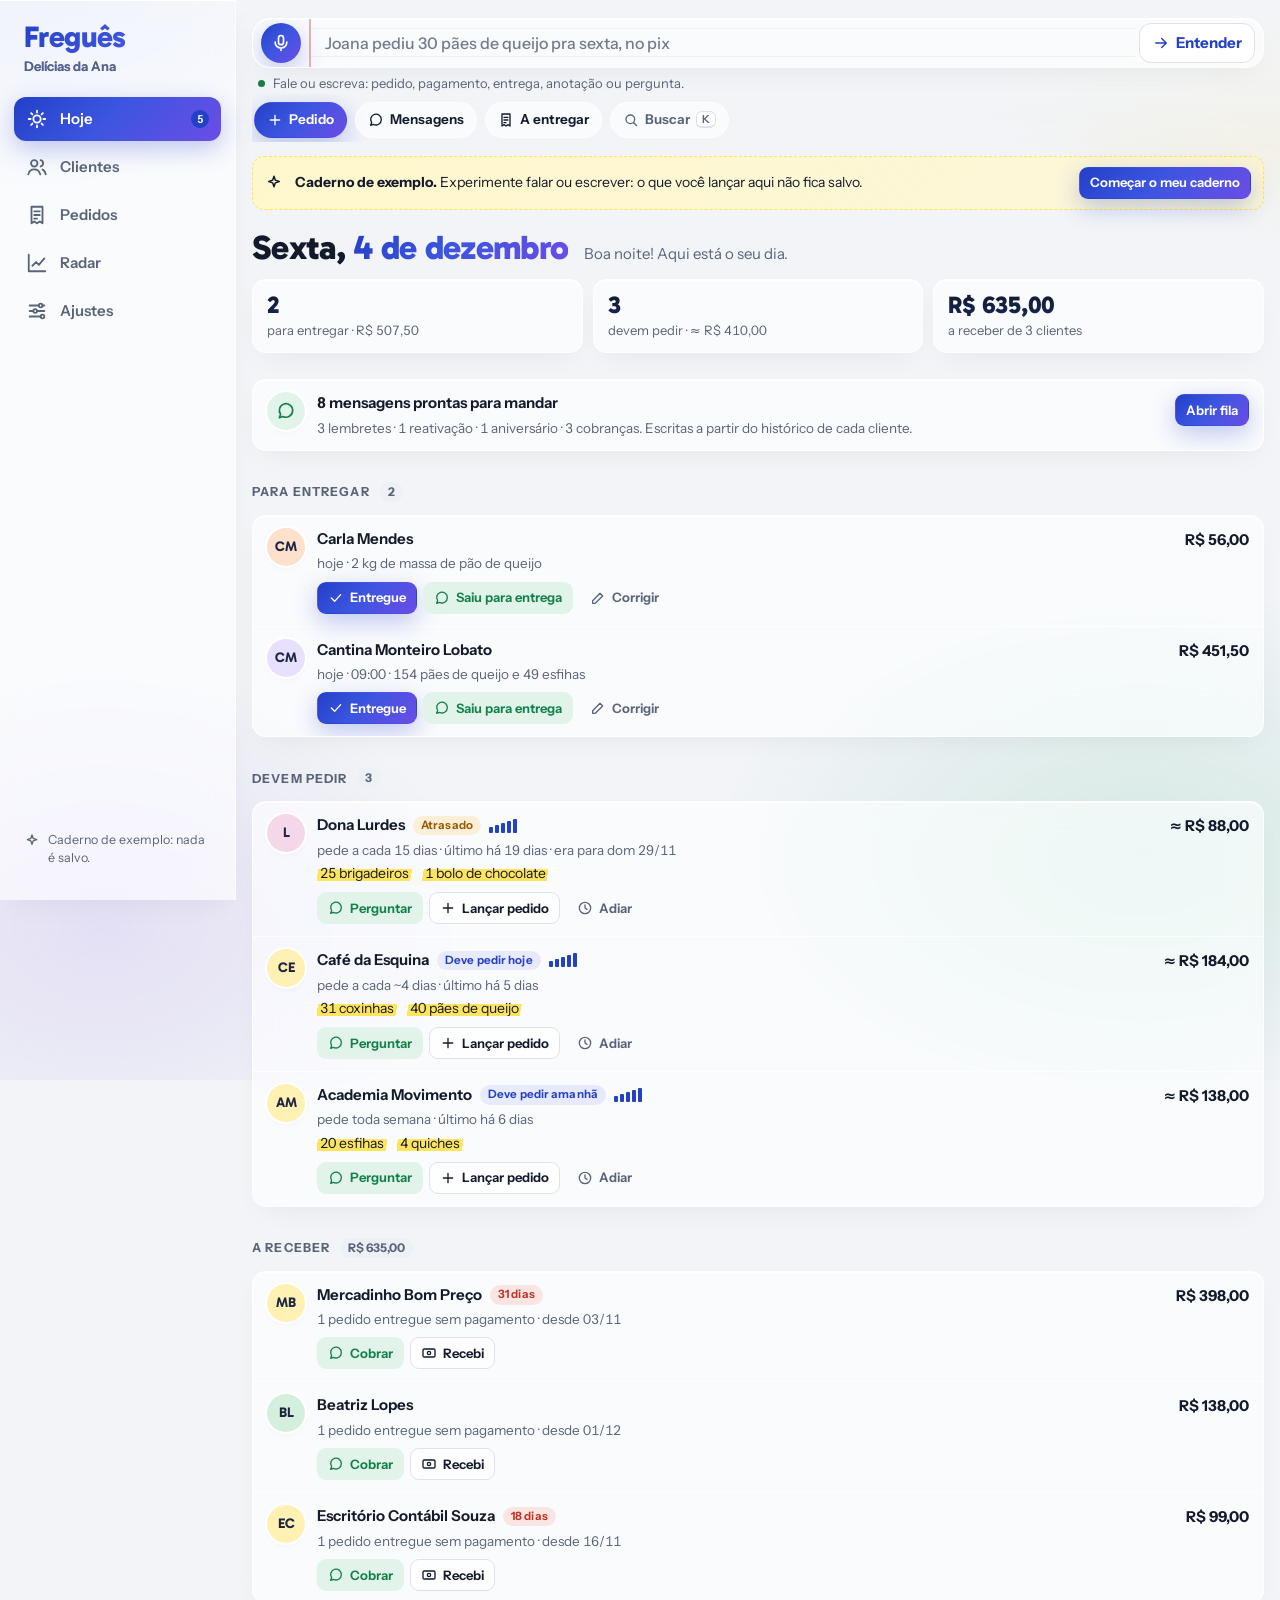
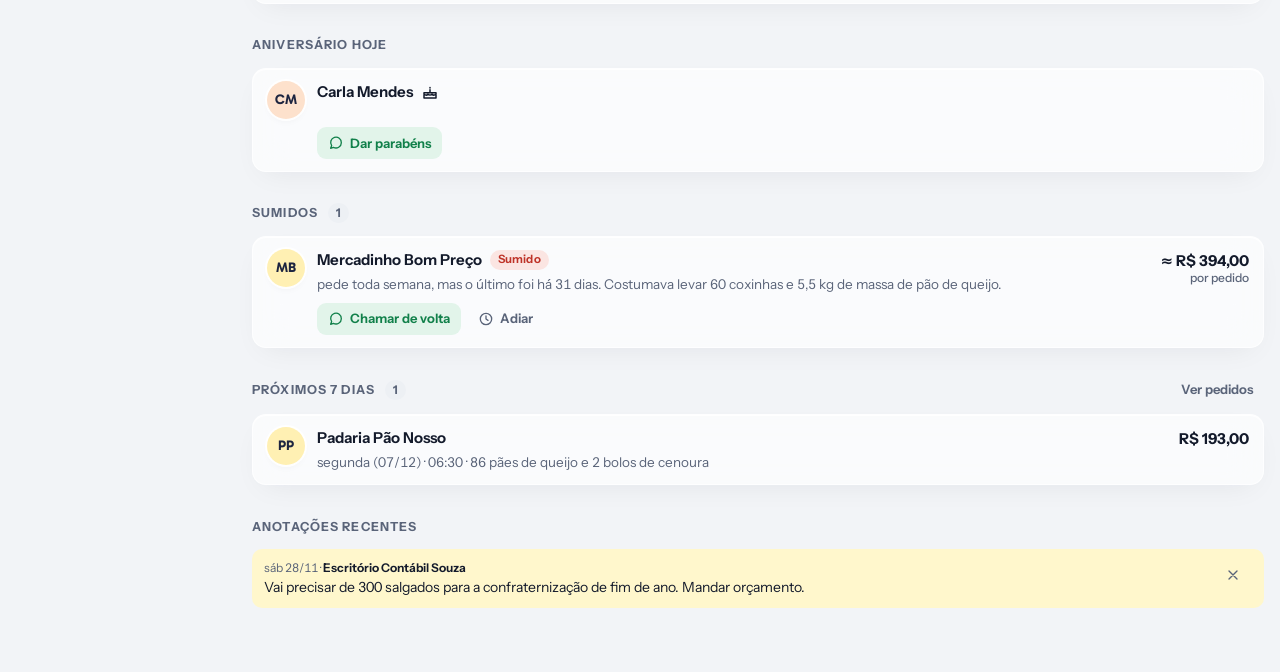
<file: fregues/index.html>
<!doctype html>
<html lang="pt-BR">
<head>
<meta charset="utf-8">
<meta name="viewport" content="width=device-width,initial-scale=1,viewport-fit=cover">
<style>:root{color-scheme:light;box-sizing:border-box;padding-top:env(safe-area-inset-top,0px);padding-bottom:env(safe-area-inset-bottom,0px)}html{scroll-padding-top:env(safe-area-inset-top,0px)}body{margin:0;padding:0;font:14px -apple-system,BlinkMacSystemFont,sans-serif}img{max-width:100%}[hidden]:not([hidden=until-found i]){display:none!important}</style>
<title>Freguês</title>
<meta name="claude:viewport-fit-sides" content="cover">
<meta name="description" content="Caderno de clientes por voz: anote pedidos falando e saiba quando cada cliente deve pedir de novo.">
<meta name="theme-color" content="#F2F4F7" media="(prefers-color-scheme: light)">
<meta name="theme-color" content="#0D111C" media="(prefers-color-scheme: dark)">
<meta name="apple-mobile-web-app-capable" content="yes"><meta name="mobile-web-app-capable" content="yes"><meta name="apple-mobile-web-app-title" content="Freguês">
<link rel="preconnect" href="https://fonts.googleapis.com"><link rel="preconnect" href="https://fonts.gstatic.com" crossorigin>
<link rel="stylesheet" href="https://fonts.googleapis.com/css2?family=Caveat:wght@600;700&family=Gabarito:wght@600;700;800&family=Instrument+Sans:wght@400;500;600;700&display=swap">
<style>
/* Caderneta de balcão: papel pautado e tinta de caneta azul. O que é previsão vem riscado com marca-texto amarelo.
   Layout: barra de captura fixa no topo (fale ou escreva), navegação embaixo no celular e na lateral no computador. */
:root{
  --paper:#F2F4F7;--sheet:#FFFFFF;--ink:#131A2B;--mut:#5A6479;--rule:#DCE1EA;--rule2:#EDF0F4;
  --pen:#2340C8;--pen-s:#E7ECFC;--on-pen:#FFFFFF;--bar:#C7D2F6;
  --marker:#FFE45E;--marker-s:#FFF7CC;--marker-ink:#4A3C00;
  --margin:#E39A94;
  --ok:#1C7A4B;--ok-s:#E1F2E8;--warn:#9A5800;--warn-s:#FCEFD8;--bad:#BE3227;--bad-s:#FBE5E2;
  --wa:#11804A;--wa-s:#E2F4EA;
  --av1:#DCE5FF;--av2:#FDE1CC;--av3:#D5EFDF;--av4:#F5D7EA;--av5:#E7E0FF;--av6:#FFF0B3;--av-ink:#1D2540;
  --scrim:rgba(13,18,32,.45);
  --shadow:0 1px 2px rgba(19,26,43,.06),0 10px 28px rgba(19,26,43,.08);
  --display:"Gabarito","Avenir Next","Segoe UI",system-ui,sans-serif;
  --body:"Instrument Sans",system-ui,-apple-system,"Segoe UI",Roboto,sans-serif;
  --hand:"Caveat","Segoe Print","Bradley Hand",cursive;
  --r:14px;
}
@media (prefers-color-scheme:dark){:root:not([data-theme="light"]){
  --paper:#0D111C;--sheet:#151B2A;--ink:#E8ECF6;--mut:#9AA4BB;--rule:#283149;--rule2:#1D2436;
  --pen:#93AAFF;--pen-s:#1C2650;--on-pen:#0A1233;--bar:#2C3B78;
  --marker:#7A6614;--marker-s:#2D2912;--marker-ink:#FFF0A6;
  --margin:#8C4C48;
  --ok:#5ECB92;--ok-s:#12321F;--warn:#F1B65C;--warn-s:#3A2A10;--bad:#FF8C82;--bad-s:#3D1A18;
  --wa:#5ED39A;--wa-s:#123423;
  --av1:#25315C;--av2:#4A2F1F;--av3:#1F3D2D;--av4:#46243B;--av5:#30295A;--av6:#4A4315;--av-ink:#E8ECF6;
  --scrim:rgba(0,0,0,.6);--shadow:0 1px 2px rgba(0,0,0,.3),0 10px 28px rgba(0,0,0,.3);color-scheme:dark}}
:root[data-theme="dark"]{
  --paper:#0D111C;--sheet:#151B2A;--ink:#E8ECF6;--mut:#9AA4BB;--rule:#283149;--rule2:#1D2436;
  --pen:#93AAFF;--pen-s:#1C2650;--on-pen:#0A1233;--bar:#2C3B78;
  --marker:#7A6614;--marker-s:#2D2912;--marker-ink:#FFF0A6;
  --margin:#8C4C48;
  --ok:#5ECB92;--ok-s:#12321F;--warn:#F1B65C;--warn-s:#3A2A10;--bad:#FF8C82;--bad-s:#3D1A18;
  --wa:#5ED39A;--wa-s:#123423;
  --av1:#25315C;--av2:#4A2F1F;--av3:#1F3D2D;--av4:#46243B;--av5:#30295A;--av6:#4A4315;--av-ink:#E8ECF6;
  --scrim:rgba(0,0,0,.6);--shadow:0 1px 2px rgba(0,0,0,.3),0 10px 28px rgba(0,0,0,.3);color-scheme:dark}
*{box-sizing:border-box}
html,body{background:var(--paper)}
body{color:var(--ink);font:15px/1.5 var(--body);font-variant-numeric:tabular-nums;-webkit-text-size-adjust:100%}
body::before{content:"";position:fixed;inset:0 0 auto;height:env(safe-area-inset-top,0px);z-index:30;background:var(--paper)}
h1,h2,h3{text-wrap:balance}
button,input,select,textarea{font:inherit;color:inherit}
button{cursor:pointer}
:focus-visible{outline:3px solid var(--pen);outline-offset:2px}
:where(svg[aria-hidden="true"]){width:18px;height:18px;flex:none;vertical-align:middle}
.av svg{width:20px;height:20px}
.sr{position:absolute;width:1px;height:1px;overflow:hidden;clip:rect(0 0 0 0);white-space:nowrap}
.mut{color:var(--mut)}
a{color:var(--pen)}

/* estrutura */
.app{min-height:100vh}
nav{position:fixed;left:0;right:0;bottom:0;z-index:25;display:flex;background:var(--sheet);border-top:1px solid var(--rule);padding:6px max(6px,env(safe-area-inset-right,0px)) calc(6px + env(safe-area-inset-bottom,0px)) max(6px,env(safe-area-inset-left,0px))}
nav .brand,nav .store{display:none}
nav button{flex:1;position:relative;display:flex;flex-direction:column;align-items:center;gap:2px;border:0;background:none;color:var(--mut);font-size:12px;font-weight:600;padding:6px 2px;border-radius:12px;min-height:52px}
nav button svg{width:22px;height:22px}
nav button.on{color:var(--pen);background:var(--pen-s)}
nav .bd{position:absolute;top:3px;left:calc(50% + 6px);min-width:18px;height:18px;padding:0 5px;border-radius:9px;background:var(--pen);color:var(--on-pen);font-size:11px;line-height:18px}
.col{min-width:0}
.omni{position:sticky;top:env(safe-area-inset-top,0px);z-index:20;background:var(--paper);padding-block:12px 6px;padding-left:max(16px,env(safe-area-inset-left,0px));padding-right:max(16px,env(safe-area-inset-right,0px))}
.omni>*{max-width:1040px;margin-inline:auto}
main{display:block;max-width:1072px;margin:0 auto;padding-block:4px 120px;padding-left:max(16px,env(safe-area-inset-left,0px));padding-right:max(16px,env(safe-area-inset-right,0px))}
main:focus{outline:0}
@media (min-width:900px){
  .app{display:grid;grid-template-columns:236px minmax(0,1fr)}
  nav{position:sticky;top:0;height:100vh;flex-direction:column;gap:4px;border-top:0;border-right:1px solid var(--rule);padding:22px 14px}
  nav .brand{display:block;font:800 30px/1 var(--display);letter-spacing:-.02em;color:var(--ink);padding:0 10px 18px}
  nav .brand small{display:block;font:600 13px/1.3 var(--body);letter-spacing:0;color:var(--mut);margin-top:6px}
  nav button{flex:none;flex-direction:row;gap:12px;font-size:15px;padding:10px 12px;min-height:44px;justify-content:flex-start}
  nav .bd{position:static;margin-left:auto}
  nav .store{display:flex;gap:8px;align-items:flex-start;margin-top:auto;font-size:12.5px;color:var(--mut);padding:10px}
  nav .store svg{width:16px;height:16px;flex:none;margin-top:2px}
  main{padding-bottom:64px}
  .omni{padding-top:18px}
}

/* captura: o caderno onde se fala ou escreve */
.cap{display:grid;grid-template-columns:56px minmax(0,1fr) auto;align-items:stretch;background:var(--sheet);border:1px solid var(--rule);border-radius:18px;box-shadow:var(--shadow);position:relative;overflow:hidden}
.cap::before{content:"";position:absolute;left:56px;top:0;bottom:0;border-left:2px solid var(--margin);opacity:.75;pointer-events:none}
.cap textarea{display:block;border:0;outline:0;resize:none;background-color:transparent;font:500 16px/28px var(--body);padding:10px 12px 10px 16px;min-height:48px;max-height:196px;width:100%;
  background-image:linear-gradient(transparent 27px,var(--rule2) 27px);background-size:100% 28px;background-position:0 10px;background-attachment:local}
.cap textarea::placeholder{color:var(--mut);opacity:.85;white-space:nowrap;overflow:hidden;text-overflow:ellipsis}
.mic{align-self:center;justify-self:center;width:40px;height:40px;border-radius:50%;border:0;display:grid;place-items:center;background:var(--pen);color:var(--on-pen);position:relative}
.mic svg{width:20px;height:20px}
.mic.on{background:var(--bad);color:#fff}
.mic.on::after{content:"";position:absolute;inset:-5px;border-radius:50%;border:2px solid var(--bad);animation:pulse 1.2s ease-out infinite}
@keyframes pulse{from{opacity:.9;transform:scale(.9)}to{opacity:0;transform:scale(1.35)}}
.go{align-self:center;margin:0 8px 0 4px;display:inline-flex;align-items:center;gap:6px;border:1px solid var(--rule);background:var(--sheet);color:var(--pen);border-radius:12px;min-height:40px;padding:0 12px;font-weight:700}
.go svg{width:18px;height:18px}
.go span{display:none}
@media (min-width:600px){.go span{display:inline}}
.go:disabled{opacity:.6}
.hint{display:flex;gap:8px;align-items:center;min-height:22px;padding:6px 4px 0 6px;font-size:13px;color:var(--mut)}
.hint b{color:var(--ink);font-weight:600}
.hint .dot{width:7px;height:7px;border-radius:50%;background:var(--ok);flex:none}
.hint .dot.busy{background:var(--marker);animation:pulse 1s infinite alternate}
.hint .dot.rec{background:var(--bad)}

/* faixas e cabeçalhos */
#banner{max-width:1072px;margin:0 auto;padding-left:max(16px,env(safe-area-inset-left,0px));padding-right:max(16px,env(safe-area-inset-right,0px))}
.banner{display:flex;flex-wrap:wrap;gap:8px 12px;align-items:center;background:var(--marker-s);color:var(--ink);border:1px dashed var(--marker);border-radius:12px;padding:10px 12px;margin:8px 0 2px;font-size:14px}
.banner .btn{margin-left:auto}
.hd{display:flex;flex-wrap:wrap;align-items:flex-end;gap:4px 16px;margin:14px 0 4px}
.hd h1{font:800 clamp(26px,5vw,34px)/1.05 var(--display);letter-spacing:-.02em;margin:0}
.hd h1 em{font-style:normal;color:var(--pen)}
.hd p{margin:0;color:var(--mut)}
.back{display:inline-flex;align-items:center;gap:4px;border:0;background:none;color:var(--mut);font-weight:600;padding:6px 0;margin-top:8px}
.back svg{width:18px;height:18px}
.strip{display:grid;grid-template-columns:repeat(auto-fit,minmax(150px,1fr));gap:10px;margin:14px 0 4px}
.stat{background:var(--sheet);border:1px solid var(--rule);border-radius:var(--r);padding:12px 14px;display:grid;gap:2px;text-align:left;color:var(--ink)}
button.stat:hover{border-color:var(--pen)}
.stat b{font:800 24px/1.1 var(--display);letter-spacing:-.01em}
.stat span{font-size:13px;color:var(--mut)}
.stat .d{font-size:12px;font-weight:600}
.stat .d.up{color:var(--ok)}.stat .d.dn{color:var(--bad)}

.sec{margin-top:26px}
.sh{display:flex;flex-wrap:wrap;align-items:center;gap:6px 10px;margin:0 0 8px;min-height:30px}
.sh h2{min-width:0;overflow-wrap:anywhere}
.sh h2{font:700 12.5px/1.2 var(--body);letter-spacing:.09em;text-transform:uppercase;color:var(--mut);margin:0}
.sh .n{font:700 12px/1 var(--body);background:var(--rule2);color:var(--mut);border-radius:999px;padding:4px 8px}
.sh .r{margin-left:auto;display:flex;gap:6px}
.list{background:var(--sheet);border:1px solid var(--rule);border-radius:var(--r);overflow:hidden}
.it{display:grid;grid-template-columns:auto minmax(0,1fr) auto;gap:4px 12px;align-items:start;padding:12px 14px;border-top:1px solid var(--rule2)}
.it:first-child{border-top:0}
.it .bd{min-width:0;display:grid;gap:3px}
.it .nm{display:flex;flex-wrap:wrap;align-items:center;gap:6px 8px;font-weight:650}
.it .sub{font-size:13.5px;color:var(--mut);overflow-wrap:anywhere}
.it .val{font:700 15px/1.3 var(--body);text-align:right;white-space:nowrap;padding-top:2px}
.it .val small{display:block;font-weight:500;font-size:12px;color:var(--mut)}
.it .acts{grid-column:2/-1;display:flex;flex-wrap:wrap;gap:6px;margin-top:4px}
.it.click{cursor:pointer}
.it.click:hover{background:var(--rule2)}
.lnk{border:0;background:none;padding:0;font:inherit;font-weight:650;color:var(--ink);text-align:left;cursor:pointer}
.lnk:hover{color:var(--pen);text-decoration:underline}
.empty{background:var(--sheet);border:1px dashed var(--rule);border-radius:var(--r);padding:16px;color:var(--mut);font-size:14px}
.empty b{color:var(--ink)}

/* avatar, chips, marca-texto, letra de mão */
.av{width:38px;height:38px;border-radius:50%;display:grid;place-items:center;font:700 14px/1 var(--display);color:var(--av-ink);flex:none}
.av.big{width:58px;height:58px;font-size:20px}
.chip{display:inline-flex;align-items:center;gap:4px;font:650 11.5px/1 var(--body);padding:4px 8px;border-radius:999px;background:var(--rule2);color:var(--mut);white-space:nowrap;letter-spacing:.01em}
.chip.pen{background:var(--pen-s);color:var(--pen)}
.chip.ok{background:var(--ok-s);color:var(--ok)}
.chip.warn{background:var(--warn-s);color:var(--warn)}
.chip.bad{background:var(--bad-s);color:var(--bad)}
.chip.mk{background:var(--marker-s);color:var(--marker-ink)}
.mk{background:linear-gradient(100deg,transparent 0 1.5%,var(--marker) 1.5% 98%,transparent 98%) 0 70%/100% 58% no-repeat;padding:0 3px;-webkit-box-decoration-break:clone;box-decoration-break:clone}
.ces{display:flex;flex-wrap:wrap;gap:4px 10px;font-size:14px;color:var(--ink)}
.hand{font-family:var(--hand);font-weight:700;font-size:21px;line-height:1;color:var(--pen)}
.cf{display:inline-flex;gap:2px;align-items:flex-end;vertical-align:middle}
.cf i{width:4px;border-radius:1px;background:var(--rule)}
.cf i:nth-child(1){height:6px}.cf i:nth-child(2){height:8px}.cf i:nth-child(3){height:10px}.cf i:nth-child(4){height:12px}.cf i:nth-child(5){height:14px}
.cf i.on{background:var(--pen)}
.tr{font-size:12px;font-weight:700}.tr.up{color:var(--ok)}.tr.dn{color:var(--bad)}

/* botões */
.btn{display:inline-flex;align-items:center;justify-content:center;gap:6px;min-height:36px;padding:6px 12px;border-radius:10px;border:1px solid var(--rule);background:var(--sheet);color:var(--ink);font:650 14px/1.1 var(--body);text-decoration:none;white-space:nowrap}
.btn:hover{border-color:var(--pen);color:var(--pen)}
.btn svg{width:16px;height:16px;flex:none}
.btn.p{background:var(--pen);border-color:var(--pen);color:var(--on-pen)}
.btn.p:hover{filter:brightness(1.07);color:var(--on-pen)}
.btn.wa{color:var(--wa);background:var(--wa-s);border-color:transparent}
.btn.wa:hover{border-color:var(--wa)}
.btn.g{border-color:transparent;background:transparent;color:var(--mut)}
.btn.g:hover{color:var(--pen);background:var(--pen-s)}
.btn.d{color:var(--bad)}
.btn.d.arm{background:var(--bad);border-color:var(--bad);color:#fff}
.btn.sm{min-height:32px;padding:4px 10px;font-size:13px;border-radius:9px}
.btn.f{width:100%;min-height:46px;font-size:15px}
.btn:disabled{opacity:.55;cursor:default}
.seg{display:inline-flex;flex-wrap:wrap;gap:4px;background:var(--rule2);padding:4px;border-radius:12px}
.seg button{border:0;background:none;border-radius:9px;padding:6px 11px;font-weight:650;font-size:13.5px;color:var(--mut);min-height:32px}
.seg button.on{background:var(--sheet);color:var(--ink);box-shadow:0 1px 2px rgba(0,0,0,.08)}
.row{display:flex;flex-wrap:wrap;gap:8px;align-items:center}

/* cartão de previsão (cliente) */
.pred{background:var(--sheet);border:1px solid var(--rule);border-radius:var(--r);padding:16px;display:grid;gap:12px}
.pred .top{display:flex;flex-wrap:wrap;gap:6px 18px;align-items:flex-end}
.pred .top .hand{font-size:34px}
.pred .meta{font-size:13.5px;color:var(--mut)}
.pred ul{list-style:none;margin:0;padding:0;display:grid;gap:6px}
.pred li{display:flex;gap:10px;align-items:baseline;flex-wrap:wrap}
.pred li .v{margin-left:auto;color:var(--mut);font-size:13.5px}
.kv{display:grid;grid-template-columns:repeat(auto-fit,minmax(130px,1fr));gap:10px}
.cli-h{display:flex;gap:14px;align-items:center;margin:6px 0 4px}
.cli-h h1{font:800 clamp(24px,5vw,32px)/1.05 var(--display);letter-spacing:-.02em;margin:0}
.cli-h .apel{color:var(--mut);font-size:13.5px;margin-top:4px}
.contato{display:flex;flex-wrap:wrap;gap:6px 14px;font-size:14px;color:var(--mut);margin:8px 0 2px}
.contato span{display:inline-flex;gap:6px;align-items:center}
.contato svg{width:15px;height:15px}
.notas{display:grid;gap:8px}
.nota{background:var(--marker-s);border-radius:10px;padding:10px 12px;font-size:14px;display:flex;gap:10px;align-items:flex-start}
.nota small{display:block;color:var(--mut);font-size:12px}
.nota .btn{margin-left:auto}

/* radar */
.grid2{display:grid;gap:18px;grid-template-columns:minmax(0,1fr)}
@media (min-width:900px){.grid2{grid-template-columns:minmax(0,1fr) minmax(0,1fr)}}
.chart{background:var(--sheet);border:1px solid var(--rule);border-radius:var(--r);padding:12px 8px 6px}
.chart svg{display:block;width:100%;height:auto}
.chart text{font:600 12px var(--body);fill:var(--mut)}
.chart .vl{fill:var(--ink);font-weight:700}
.legend{display:flex;flex-wrap:wrap;gap:6px 14px;font-size:12.5px;color:var(--mut);padding:4px 8px 6px}
.legend i{display:inline-block;width:10px;height:10px;border-radius:3px;margin-right:5px;vertical-align:-1px}
.tbl-w{overflow-x:auto;background:var(--sheet);border:1px solid var(--rule);border-radius:var(--r)}
table{border-collapse:collapse;width:100%;font-size:14px}
th,td{text-align:left;padding:9px 12px;border-top:1px solid var(--rule2);white-space:nowrap}
th{font-size:12px;letter-spacing:.06em;text-transform:uppercase;color:var(--mut);border-top:0;font-weight:700}
td.n,th.n{text-align:right}
.bar{height:6px;border-radius:3px;background:var(--rule2);overflow:hidden;min-width:60px}
.bar i{display:block;height:100%;background:var(--pen)}
.day{display:grid;grid-template-columns:86px minmax(0,1fr);gap:10px;padding:10px 14px;border-top:1px solid var(--rule2);align-items:start}
.day:first-child{border-top:0}
.day .dl{font-weight:700;font-size:13.5px}
.day .dl small{display:block;color:var(--mut);font-weight:500}
.day .cs{display:flex;flex-wrap:wrap;gap:6px}
.pill{display:inline-flex;align-items:center;gap:6px;border-radius:8px;padding:4px 8px;font-size:13px;border:1px solid var(--rule);background:var(--sheet);color:var(--ink);cursor:pointer}
.pill.prov{border:1px dashed var(--marker);background:var(--marker-s)}
.pill small{color:var(--mut)}

/* formulários */
.fg{display:grid;gap:12px}
.fl{display:grid;gap:4px;min-width:0}
.fl>span{font-size:12.5px;font-weight:650;color:var(--mut)}
.fr{display:grid;gap:10px;grid-template-columns:repeat(auto-fit,minmax(130px,1fr))}
input,select,textarea{width:100%;background:var(--sheet);border:1px solid var(--rule);border-radius:10px;padding:8px 10px;min-height:42px;color:var(--ink)}
textarea{min-height:80px;resize:vertical;line-height:1.45}
input:focus,select:focus,textarea:focus{outline:2px solid var(--pen);outline-offset:0;border-color:var(--pen)}
.ck{display:flex;gap:10px;align-items:flex-start;font-size:14.5px;padding:6px 0}
.ck input{width:20px;height:20px;min-height:0;margin-top:1px;accent-color:var(--pen);flex:none}
.ck small{display:block;color:var(--mut);font-size:13px}
.its{display:grid;gap:8px}
.irow{display:grid;grid-template-columns:72px 88px minmax(0,1fr) 92px 34px;gap:6px;align-items:center}
.irow .x{border:0;background:none;color:var(--mut);width:34px;height:34px;display:grid;place-items:center;border-radius:8px}
.irow .x:hover{color:var(--bad);background:var(--bad-s)}
.irow .x svg{width:16px;height:16px}
@media (max-width:560px){.irow.ih{display:none}.irow{grid-template-columns:64px 80px minmax(0,1fr) 34px}.irow .pn{grid-column:1/4;grid-row:1}.irow .x{grid-column:4;grid-row:1}.irow .pu{grid-column:3;grid-row:2}}
.ih{font-size:12px;color:var(--mut);font-weight:650}
.tot{display:flex;justify-content:space-between;align-items:center;gap:10px;font-size:15px;padding-top:4px}
.tot b{font:800 22px/1 var(--display)}
.avisos{display:grid;gap:4px;font-size:13px;color:var(--warn);margin:0;padding:0;list-style:none}
.disse{font-size:13px;color:var(--mut);border-left:3px solid var(--margin);padding:2px 0 2px 10px}
.disse q{font-style:italic;color:var(--ink)}
.dcard{border:1px solid var(--rule);border-radius:var(--r);padding:14px;display:grid;gap:12px}
.dcard+.dcard{margin-top:12px}
.dhead{display:flex;flex-wrap:wrap;gap:8px;align-items:center}
.dhead .seg{font-size:13px}

/* janela inferior (sheet) */
#sheet{position:fixed;inset:0;z-index:60;display:grid;align-items:end;justify-items:center}
#sheet .scrim{position:absolute;inset:0;background:var(--scrim)}
.sp{position:relative;background:var(--sheet);width:100%;max-width:680px;max-height:92vh;overflow:auto;overscroll-behavior:contain;border-radius:22px 22px 0 0;padding:0 max(16px,env(safe-area-inset-right,0px)) calc(18px + env(safe-area-inset-bottom,0px)) max(16px,env(safe-area-inset-left,0px));box-shadow:var(--shadow);animation:up .2s ease}
@keyframes up{from{transform:translateY(16px);opacity:.6}}
.sp-h{position:sticky;top:0;z-index:2;background:var(--sheet);display:flex;align-items:center;gap:10px;padding:16px 0 10px;border-bottom:1px solid var(--rule2);margin-bottom:14px}
.sp-h h2{font:800 21px/1.15 var(--display);margin:0;letter-spacing:-.01em}
.sp-h .btn{margin-left:auto}
.sp-f{position:sticky;bottom:calc(-18px - env(safe-area-inset-bottom,0px));background:var(--sheet);padding:12px 0 calc(6px + env(safe-area-inset-bottom,0px));margin-top:14px;border-top:1px solid var(--rule2);display:flex;flex-wrap:wrap;gap:8px}
.sp-f .btn.p{flex:1}
@media (min-width:700px){#sheet{align-items:center}.sp{border-radius:22px;max-height:88vh}.sp-f{bottom:-18px}}
.resp{white-space:pre-wrap;font-size:15.5px;line-height:1.55}
.resp p{margin:0 0 8px;white-space:normal}
.msg{border:1px solid var(--rule);border-radius:12px;padding:12px;display:grid;gap:8px}
.msg+.msg{margin-top:10px}
.msg .tx{font-size:14px;background:var(--rule2);border-radius:10px;padding:10px;white-space:pre-wrap}
.msg.ok{opacity:.55}

/* avisos rápidos */
#toasts{position:fixed;left:50%;transform:translateX(-50%);bottom:calc(80px + env(safe-area-inset-bottom,0px));z-index:70;display:grid;gap:8px;width:min(560px,calc(100vw - 32px))}
@media (min-width:900px){#toasts{bottom:24px;left:calc(50% + 118px)}}
.toast{display:flex;align-items:center;gap:10px;background:var(--ink);color:var(--paper);border-radius:12px;padding:10px 12px;font-size:14px;box-shadow:var(--shadow);animation:up .2s ease}
.toast.bad{background:var(--bad);color:#fff}
.toast span{flex:1}
.toast button{border:0;background:transparent;color:inherit;font-weight:700;text-decoration:underline;padding:4px 6px;white-space:nowrap}
.tst{display:grid;gap:4px;font-size:13.5px;margin-top:10px}
.tst .f{color:var(--bad)}
kbd{font:600 12px var(--body);border:1px solid var(--rule);border-bottom-width:2px;border-radius:6px;padding:1px 6px;background:var(--sheet)}
@media (prefers-reduced-motion:reduce){*,*::before,*::after{animation:none!important;transition:none!important}}
/* ===== Camada de vidro =====
   Psicologia das cores aplicada: azul-caneta = confiança e foco (ação principal); violeta no fim do degradê = automação e IA;
   amarelo marca-texto = oportunidade prevista; verde = dinheiro entrando e meta; âmbar = atenção sem alarme; vermelho = risco de perder o cliente.
   O fundo é um degradê suave dessas cores; os painéis são vidro fosco por cima, para a informação "flutuar" sobre o caderno. */
:root{
  --mesh1:rgba(35,64,200,.16);--mesh2:rgba(255,214,64,.22);--mesh3:rgba(28,160,110,.13);--mesh4:rgba(120,80,230,.12);
  --glass:rgba(255,255,255,.62);--glass2:rgba(255,255,255,.78);--glass-b:rgba(255,255,255,.75);--glass-e:rgba(19,26,43,.08);--glass-hi:rgba(255,255,255,.9);
  --g-pen:linear-gradient(135deg,#2340C8 0%,#3C55E0 45%,#6B4DE6 100%);--g-ok:linear-gradient(90deg,#1C7A4B,#2FB27A);--g-mk:linear-gradient(100deg,#FFE45E,#FFD23F);--g-warn:linear-gradient(135deg,#F5A524,#E86F1C);
  --glow:0 8px 24px rgba(35,64,200,.28);--blur:saturate(1.5) blur(18px);
  --spring:cubic-bezier(.2,.9,.25,1.12);--ease:cubic-bezier(.2,.7,.2,1);
}
@media (prefers-color-scheme:dark){:root:not([data-theme="light"]){
  --mesh1:rgba(120,145,255,.18);--mesh2:rgba(255,206,70,.09);--mesh3:rgba(60,200,140,.10);--mesh4:rgba(150,110,255,.16);
  --glass:rgba(22,28,46,.58);--glass2:rgba(26,33,54,.82);--glass-b:rgba(255,255,255,.09);--glass-e:rgba(0,0,0,.35);--glass-hi:rgba(255,255,255,.07);
  --g-pen:linear-gradient(135deg,#7E97FF 0%,#93AAFF 40%,#B79BFF 100%);--g-ok:linear-gradient(90deg,#3DB57E,#6FE0A8);--g-mk:linear-gradient(100deg,#8A7414,#A08A1E);--glow:0 8px 28px rgba(147,170,255,.25)}}
:root[data-theme="dark"]{
  --mesh1:rgba(120,145,255,.18);--mesh2:rgba(255,206,70,.09);--mesh3:rgba(60,200,140,.10);--mesh4:rgba(150,110,255,.16);
  --glass:rgba(22,28,46,.58);--glass2:rgba(26,33,54,.82);--glass-b:rgba(255,255,255,.09);--glass-e:rgba(0,0,0,.35);--glass-hi:rgba(255,255,255,.07);
  --g-pen:linear-gradient(135deg,#7E97FF 0%,#93AAFF 40%,#B79BFF 100%);--g-ok:linear-gradient(90deg,#3DB57E,#6FE0A8);--g-mk:linear-gradient(100deg,#8A7414,#A08A1E);--glow:0 8px 28px rgba(147,170,255,.25)}

/* fundo em degradê vivo */
.app::before{content:"";position:fixed;inset:-20%;z-index:-1;pointer-events:none;
  background:radial-gradient(38% 32% at 12% 8%,var(--mesh1),transparent 70%),radial-gradient(30% 28% at 88% 14%,var(--mesh2),transparent 70%),radial-gradient(34% 30% at 78% 82%,var(--mesh3),transparent 70%),radial-gradient(30% 30% at 20% 88%,var(--mesh4),transparent 70%);
  animation:deriva 28s ease-in-out infinite alternate}
@keyframes deriva{to{transform:translate3d(2%,-2%,0) scale(1.06) rotate(2deg)}}
.app{isolation:isolate;position:relative}

/* superfícies de vidro */
.list,.stat,.pred,.chart,.tbl-w,.empty,.dcard,.msg,.integ,.foco-card,.cap,nav,.omni .cap{background:var(--glass);-webkit-backdrop-filter:var(--blur);backdrop-filter:var(--blur);border:1px solid var(--glass-b);box-shadow:0 1px 0 var(--glass-hi) inset,0 10px 30px -12px var(--glass-e)}
.omni{background:transparent}
.omni::before{content:"";position:absolute;inset:0;z-index:-1;background:linear-gradient(var(--paper),color-mix(in srgb,var(--paper) 70%,transparent) 70%,transparent);pointer-events:none}
nav{border-width:0 0 0 0;border-top:1px solid var(--glass-b)}
@media (min-width:900px){nav{border-top:0;border-right:1px solid var(--glass-b)}}
nav .brand{background:var(--g-pen);-webkit-background-clip:text;background-clip:text;color:transparent}
nav .brand small{-webkit-text-fill-color:var(--mut)}
nav .brand span{color:inherit!important}
nav button{transition:background .25s var(--ease),color .25s var(--ease),transform .15s var(--ease)}
nav button.on{background:var(--g-pen);color:var(--on-pen);box-shadow:var(--glow)}
nav button:active{transform:scale(.95)}
.sp{background:var(--glass2);-webkit-backdrop-filter:saturate(1.6) blur(24px);backdrop-filter:saturate(1.6) blur(24px);border:1px solid var(--glass-b)}
.sp-h,.sp-f{background:transparent}
.sp-h{backdrop-filter:blur(10px)}
#sheet .scrim{-webkit-backdrop-filter:blur(3px);backdrop-filter:blur(3px)}
.it{border-top-color:var(--glass-b)}
.it:hover{background:var(--glass-hi)}
.it.done{opacity:.6}

/* captura: borda viva em degradê quando ativa */
.cap{transition:box-shadow .3s var(--ease),transform .3s var(--ease)}
.cap:focus-within{box-shadow:0 0 0 2px transparent,0 12px 34px -10px rgba(35,64,200,.35);border-color:transparent;background:linear-gradient(var(--glass2),var(--glass2)) padding-box,var(--g-pen) border-box;transform:translateY(-1px)}
.mic{background:var(--g-pen);box-shadow:var(--glow);transition:transform .2s var(--spring)}
.mic:hover{transform:scale(1.06)}.mic:active{transform:scale(.92)}
.mic.on{background:linear-gradient(135deg,#E5484D,#F07A3E)}
.mic.on::after{border:0;inset:-6px;background:conic-gradient(from 0deg,#E5484D,#F5A524,#6B4DE6,#E5484D);-webkit-mask:radial-gradient(circle,transparent 58%,#000 60%);mask:radial-gradient(circle,transparent 58%,#000 60%);animation:gira 1.2s linear infinite}
@keyframes gira{to{transform:rotate(1turn)}}
.go{transition:all .2s var(--ease)}
.go:hover{background:var(--g-pen);color:var(--on-pen);border-color:transparent;box-shadow:var(--glow)}

/* botões: degradê, brilho e resposta ao toque */
.btn{transition:transform .16s var(--spring),box-shadow .2s var(--ease),background .2s var(--ease),color .2s,border-color .2s;background:var(--glass2)}
.btn:hover{transform:translateY(-1px);box-shadow:0 6px 16px -8px var(--glass-e)}
.btn:active{transform:translateY(0) scale(.96)}
.btn.p{background:var(--g-pen);border-color:transparent;box-shadow:var(--glow)}
.btn.p:hover{filter:brightness(1.08) saturate(1.1)}
.btn.glow{position:relative;overflow:hidden}
.btn.glow::after{content:"";position:absolute;inset:0;background:linear-gradient(110deg,transparent 30%,rgba(255,255,255,.45) 50%,transparent 70%);transform:translateX(-100%);animation:brilho 2.8s ease-in-out infinite}
@keyframes brilho{60%,100%{transform:translateX(100%)}}
.btn.wa{background:var(--wa-s)}
.btn.g{background:transparent}
.seg{background:var(--glass);-webkit-backdrop-filter:var(--blur);backdrop-filter:var(--blur);border:1px solid var(--glass-b)}
.seg button{transition:all .25s var(--ease)}
.seg button.on{background:var(--g-pen);color:var(--on-pen);box-shadow:var(--glow)}
.seg button.on small{color:inherit;opacity:.8}

/* números, barras e destaques */
.stat{transition:transform .25s var(--spring),box-shadow .25s}
button.stat:hover{transform:translateY(-2px);box-shadow:0 14px 30px -14px rgba(35,64,200,.4)}
.stat b{background:linear-gradient(180deg,var(--ink),color-mix(in srgb,var(--ink) 70%,var(--pen)));-webkit-background-clip:text;background-clip:text;color:transparent}
.stat b span{-webkit-text-fill-color:var(--mut)}
.bar{background:var(--glass-b);height:7px}
.bar i{background:var(--g-ok);border-radius:4px;transform-origin:left;animation:cresce .9s var(--ease) both}
@keyframes cresce{from{transform:scaleX(0)}}
.chip{transition:transform .2s var(--spring)}
.chip.pen{background:linear-gradient(135deg,var(--pen-s),color-mix(in srgb,var(--pen-s) 60%,#E9E2FF))}
.chip.ok{background:linear-gradient(135deg,var(--ok-s),color-mix(in srgb,var(--ok-s) 70%,#DFF7EC))}
.hd h1 em{background:var(--g-pen);-webkit-background-clip:text;background-clip:text;color:transparent}
.banner{background:linear-gradient(120deg,var(--marker-s),color-mix(in srgb,var(--marker-s) 70%,transparent));-webkit-backdrop-filter:var(--blur);backdrop-filter:var(--blur)}
.av{box-shadow:0 0 0 2px var(--glass-hi),0 4px 10px -4px var(--glass-e);transition:transform .25s var(--spring)}
.it:hover .av{transform:scale(1.07) rotate(-3deg)}
.toast{background:var(--glass2);color:var(--ink);-webkit-backdrop-filter:saturate(1.6) blur(18px);backdrop-filter:saturate(1.6) blur(18px);border:1px solid var(--glass-b);box-shadow:0 18px 40px -16px rgba(0,0,0,.35);animation:toastIn .45s var(--spring)}
.toast::before{content:"";width:4px;align-self:stretch;border-radius:4px;background:var(--g-ok)}
.toast.bad::before{background:var(--g-warn)}
.toast.bad{background:var(--glass2);color:var(--ink)}
.toast button{color:var(--pen)}
.toast.out{animation:toastOut .25s var(--ease) forwards}
@keyframes toastIn{from{opacity:0;transform:translateY(16px) scale(.96)}}
@keyframes toastOut{to{opacity:0;transform:translateY(8px) scale(.97)}}

/* janela: entra com mola, sai suave */
.sp{animation:sobe .42s var(--spring)}
#sheet .scrim{animation:fade .25s ease}
#sheet.out .sp{animation:desce .2s var(--ease) forwards}
#sheet.out .scrim{animation:fade .2s ease reverse forwards}
@keyframes sobe{from{transform:translateY(40px) scale(.98);opacity:0}}
@keyframes desce{to{transform:translateY(30px);opacity:0}}
@keyframes fade{from{opacity:0}}

/* entrada das telas: blocos e linhas em cascata (só ao navegar) */
main.anim .hd,main.anim .strip>*,main.anim .sec,main.anim .banner{animation:rise .5s var(--ease) both}
main.anim .strip>*:nth-child(2){animation-delay:.05s}main.anim .strip>*:nth-child(3){animation-delay:.1s}main.anim .strip>*:nth-child(4){animation-delay:.15s}
main.anim .sec:nth-of-type(2){animation-delay:.08s}main.anim .sec:nth-of-type(3){animation-delay:.14s}main.anim .sec:nth-of-type(4){animation-delay:.2s}main.anim .sec:nth-of-type(n+5){animation-delay:.26s}
main.anim .list>.it{animation:rise .45s var(--ease) both}
main.anim .list>.it:nth-child(2){animation-delay:.04s}main.anim .list>.it:nth-child(3){animation-delay:.08s}main.anim .list>.it:nth-child(4){animation-delay:.12s}main.anim .list>.it:nth-child(5){animation-delay:.16s}main.anim .list>.it:nth-child(n+6){animation-delay:.2s}
@keyframes rise{from{opacity:0;transform:translateY(10px)}}
.gbar{transform-box:fill-box;transform-origin:bottom;animation:cresceY .7s var(--ease) both;animation-delay:calc(var(--i,0)*35ms)}
.chart rect{transform-box:fill-box;transform-origin:bottom;animation:cresceY .8s var(--ease) both}
@keyframes cresceY{from{transform:scaleY(0)}}
::view-transition-old(root){animation:.18s var(--ease) both vtOut}
::view-transition-new(root){animation:.32s var(--ease) both vtIn}
@keyframes vtOut{to{opacity:0;transform:translateY(-4px)}}
@keyframes vtIn{from{opacity:0;transform:translateY(8px)}}

/* modo foco */
.foco-prog{height:6px;border-radius:4px;background:var(--glass-b);overflow:hidden}
.foco-prog i{display:block;height:100%;background:var(--g-pen);transition:width .5s var(--ease)}
.foco-card{border-radius:18px;padding:16px;display:grid;gap:12px;animation:rise .4s var(--spring)}
.btn.f2{flex:1;min-height:46px;font-size:15px}
.res-grid{display:grid;grid-template-columns:repeat(2,minmax(0,1fr));gap:8px;margin-top:12px}
@media (min-width:640px){.res-grid{grid-template-columns:repeat(4,minmax(0,1fr))}}
.res{display:flex;align-items:center;justify-content:center;gap:8px;min-height:52px;border-radius:14px;border:1px solid var(--glass-b);background:var(--glass2);font-weight:700;color:var(--ink);transition:transform .16s var(--spring),box-shadow .2s}
.res:hover{transform:translateY(-2px);box-shadow:0 10px 22px -12px var(--glass-e)}
.res:active{transform:scale(.95)}
.res.ok{background:var(--g-ok);color:#fff;border-color:transparent}
.res.pen{background:var(--g-pen);color:var(--on-pen);border-color:transparent}
.res.warn{background:var(--warn-s);color:var(--warn)}
.res kbd{background:rgba(255,255,255,.25);border-color:rgba(255,255,255,.35);color:inherit}
.done-card{text-align:center;padding:20px 0}
.done-card .big{width:72px;height:72px;margin:0 auto 10px;border-radius:50%;display:grid;place-items:center;background:var(--g-ok);color:#fff;animation:pop .6s var(--spring)}
.done-card .big svg{width:36px;height:36px}
@keyframes pop{0%{transform:scale(.3);opacity:0}70%{transform:scale(1.1)}}

/* integrações */
.integ-grid{display:grid;gap:12px;grid-template-columns:minmax(0,1fr)}
@media (min-width:760px){.integ-grid{grid-template-columns:repeat(2,minmax(0,1fr))}}
.integ{border-radius:16px;padding:14px;display:grid;gap:10px;align-content:start;transition:transform .25s var(--spring)}
.integ:hover{transform:translateY(-2px)}
.ih2{display:flex;align-items:center;gap:10px}
.ih2 .chip{margin-left:auto}
.iic{width:34px;height:34px;border-radius:10px;display:grid;place-items:center;background:var(--g-pen);color:var(--on-pen);box-shadow:var(--glow)}
.iic svg{width:18px;height:18px}
.ib{font-size:13.5px;color:var(--mut);display:grid;gap:8px}
@supports not ((backdrop-filter:blur(1px)) or (-webkit-backdrop-filter:blur(1px))){.list,.stat,.pred,.chart,.tbl-w,.empty,.dcard,.msg,.integ,.foco-card,.cap,nav,.sp{background:var(--sheet)}}

@media (max-width:700px){.kbdh,.res kbd{display:none}}

/* vendedor interno: cortes, chamada para o foco, roteiro da ligação */
.cortes{display:grid;gap:10px;grid-template-columns:repeat(auto-fill,minmax(210px,1fr))}
.corte{display:grid;gap:2px;text-align:left;padding:12px 14px;border-radius:16px;border:1px solid var(--glass-b);background:var(--glass);-webkit-backdrop-filter:var(--blur);backdrop-filter:var(--blur);color:var(--ink);box-shadow:0 1px 0 var(--glass-hi) inset,0 10px 30px -14px var(--glass-e);transition:transform .25s var(--spring),box-shadow .25s}
.corte:hover{transform:translateY(-2px);box-shadow:0 16px 30px -16px rgba(35,64,200,.45)}
.corte .cn{font:800 16px/1.2 var(--display)}
.corte .cd{font-size:13px;color:var(--mut)}
.corte .cc{font-size:13px;font-weight:700;color:var(--pen)}
.corte .cp{font-size:12.5px;color:var(--mut)}
.corte.urg{background:linear-gradient(135deg,var(--warn-s),var(--glass));border-color:color-mix(in srgb,var(--warn) 40%,transparent)}
.corte.urg .cc{color:var(--warn);animation:pisca 1.6s ease-in-out infinite}
.corte.fim{opacity:.6}.corte.fim .cc{color:var(--mut)}
@keyframes pisca{50%{opacity:.55}}
.stat.cta{background:var(--g-pen);color:var(--on-pen);border-color:transparent;box-shadow:var(--glow);position:relative;overflow:hidden;cursor:pointer}
.stat.cta b,.stat.cta b span{background:none;-webkit-text-fill-color:currentColor;color:var(--on-pen)}
.stat.cta span{color:var(--on-pen);opacity:.9}
.stat.cta svg{position:absolute;right:14px;top:50%;width:26px;height:26px;transform:translateY(-50%);opacity:.9}
.stat.cta::after{content:"";position:absolute;inset:0;background:linear-gradient(110deg,transparent 30%,rgba(255,255,255,.35) 50%,transparent 70%);transform:translateX(-100%);animation:brilho 3.2s ease-in-out infinite}
.stat.cta:disabled{background:var(--glass);color:var(--ink);box-shadow:none;cursor:default}
.stat.cta:disabled b,.stat.cta:disabled span{color:var(--mut)}
.stat.cta:disabled::after{display:none}
.roteiro{list-style:none;margin:0;padding:0;display:grid;gap:8px}
.roteiro li{display:flex;gap:10px;align-items:center;flex-wrap:wrap;padding:10px 12px;border-radius:12px;background:var(--glass);border:1px solid var(--glass-b);font-size:14px}
.roteiro li>svg{width:18px;height:18px;color:var(--pen);flex:none}
.roteiro li>span{flex:1;min-width:180px}
.roteiro li .btn{margin-left:auto}
.res.on{outline:2px solid var(--pen);outline-offset:2px}
.res.sel{background:var(--glass);border-color:var(--pen)}

@media (max-width:700px){.cortes{grid-auto-flow:column;grid-auto-columns:minmax(190px,72%);grid-template-columns:none;overflow-x:auto;scroll-snap-type:x mandatory;padding-bottom:6px}.corte{scroll-snap-align:start}}

/* acesso rápido */
.quick{display:flex;gap:8px;overflow-x:auto;padding:8px 2px 4px;scrollbar-width:none;-webkit-overflow-scrolling:touch}
.quick::-webkit-scrollbar{display:none}
.qk{flex:none;display:inline-flex;align-items:center;gap:6px;min-height:36px;padding:6px 12px;border-radius:999px;border:1px solid var(--glass-b);background:var(--glass);-webkit-backdrop-filter:var(--blur);backdrop-filter:var(--blur);color:var(--ink);font:650 13.5px/1 var(--body);white-space:nowrap;transition:transform .16s var(--spring),box-shadow .2s,background .2s}
.qk svg{width:16px;height:16px}
.qk:hover{transform:translateY(-1px);box-shadow:0 8px 18px -10px var(--glass-e)}
.qk:active{transform:scale(.95)}
.qk.p{background:var(--g-pen);color:var(--on-pen);border-color:transparent;box-shadow:var(--glow)}
.qk.p b{background:rgba(255,255,255,.25);border-radius:999px;padding:2px 7px;font-size:12px}
.qk.p:disabled{background:var(--glass);color:var(--mut);box-shadow:none}
.qk.warn{background:var(--warn-s);color:var(--warn);border-color:color-mix(in srgb,var(--warn) 35%,transparent)}
.qk.g{color:var(--mut)}
.qk kbd{font-size:11px;padding:0 5px}
@media (max-width:700px){.qk kbd{display:none}}
.pal{display:grid;gap:10px}
.pal input{font-size:17px;min-height:48px;border-radius:14px}
.pal-l{display:grid;gap:4px;max-height:min(58vh,520px);overflow:auto;padding:2px}
.pal-i,.pal-c{display:flex;align-items:center;gap:12px;width:100%;text-align:left;padding:10px 12px;border-radius:12px;border:1px solid transparent;background:transparent;color:var(--ink);cursor:pointer;transition:background .15s,border-color .15s}
.pal-i svg{width:18px;height:18px;color:var(--pen);flex:none}
.pal-i span{flex:1;font-weight:600}
.pal-i:hover,.pal-c:hover,.pal-i.on,.pal-c.on{background:var(--glass);border-color:var(--glass-b)}
.pal-i.on,.pal-c.on{box-shadow:inset 3px 0 0 var(--pen)}
.pal-c .bd{flex:1;min-width:0;display:grid;gap:2px}
.pal-c .nm{display:flex;flex-wrap:wrap;gap:6px;align-items:center;font-weight:650}
.pal-c .sub{font-size:13px;color:var(--mut)}
.pal-a{display:flex;gap:6px;flex:none}
.pal-a .btn.sm{min-height:34px;padding:4px 9px}
@media (max-width:560px){.pal-c{flex-wrap:wrap}.pal-a{width:100%;padding-left:50px}.pal-a .btn.p{flex:1}}
.pal-dica{font-size:12.5px;margin:0}
@media (max-width:700px){.pal-dica{display:none}}
.fab{display:none}
@media (max-width:899px){.fab{display:grid;place-items:center;position:fixed;right:max(16px,env(safe-area-inset-right,0px));bottom:calc(84px + env(safe-area-inset-bottom,0px));z-index:24;width:60px;height:60px;border-radius:50%;border:0;background:var(--g-pen);color:var(--on-pen);box-shadow:var(--glow),0 10px 26px -8px rgba(0,0,0,.35);transition:transform .2s var(--spring)}
  .fab svg{width:26px;height:26px}.fab:active{transform:scale(.9)}
  .fab.on{background:linear-gradient(135deg,#E5484D,#F07A3E)}
  .fab.on::after{content:"";position:absolute;inset:-6px;border-radius:50%;background:conic-gradient(from 0deg,#E5484D,#F5A524,#6B4DE6,#E5484D);-webkit-mask:radial-gradient(circle,transparent 60%,#000 62%);mask:radial-gradient(circle,transparent 60%,#000 62%);animation:gira 1.2s linear infinite}
  body:has(#sheet:not([hidden])) .fab{opacity:0;pointer-events:none}}
</style>
</head>
<body>
<div class="app">
  <nav id="nav" aria-label="Seções"></nav>
  <div class="col">
    <header class="omni">
      <form id="capf" class="cap" autocomplete="off">
        <button type="button" id="mic" class="mic" aria-label="Falar"></button>
        <label for="cap" class="sr">Fale ou escreva um pedido, pagamento, anotação ou pergunta</label>
        <textarea id="cap" rows="1" placeholder="Joana pediu 30 pães de queijo pra sexta, no pix" enterkeyhint="send"></textarea>
        <button type="submit" id="go" class="go" aria-label="Entender"></button>
      </form>
      <div class="hint" id="hint" aria-live="polite"></div>
      <div class="quick" id="quick" role="toolbar" aria-label="Atalhos"></div>
    </header>
    <div id="banner"></div>
    <main id="main" tabindex="-1"></main>
  </div>
</div>
<button id="fab" class="fab" aria-label="Falar um pedido"></button>
<div id="sheet" hidden></div>
<div id="toasts" aria-live="polite"></div>
<script>var PERFIL='';</script>
<script>
/* ============ Freguês · núcleo (sem DOM): datas, texto, intérprete de frases, previsão e operações ============ */
const U={
  pad:n=>String(n).padStart(2,'0'),
  iso(d){return d.getFullYear()+'-'+U.pad(d.getMonth()+1)+'-'+U.pad(d.getDate())},
  dt(s){const[y,m,d]=String(s).split('-').map(Number);return new Date(y,(m||1)-1,d||1,12)},
  add(s,n){const d=U.dt(s);d.setDate(d.getDate()+Math.round(n));return U.iso(d)},
  diff(a,b){return Math.round((U.dt(a)-U.dt(b))/864e5)},
  dow(s){return U.dt(s).getDay()},
  hoje(){return U.iso(new Date())},
  isISO(s){return /^\d{4}-\d{2}-\d{2}$/.test(s||'')&&!isNaN(U.dt(s))&&U.iso(U.dt(s))===s},
  // mesmo tamanho do texto original (NFC): permite mapear trechos achados de volta ao que foi dito
  norm(s){return String(s==null?'':s).normalize('NFC').toLowerCase().normalize('NFD').replace(/[̀-ͯ]/g,'')},
  key(s){return U.norm(s).replace(/[^a-z0-9]+/g,' ').trim()},
  r2:n=>Math.round((+n||0)*100)/100,
  uid:()=>Date.now().toString(36).slice(-6)+Math.random().toString(36).slice(2,6),
  median(a){if(!a.length)return 0;const s=[...a].sort((x,y)=>x-y),m=s.length>>1;return s.length%2?s[m]:(s[m-1]+s[m])/2},
  mean(a){return a.length?a.reduce((x,y)=>x+y,0)/a.length:0},
  std(a){if(a.length<2)return 0;const m=U.mean(a);return Math.sqrt(a.reduce((s,x)=>s+(x-m)**2,0)/(a.length-1))},
  clamp:(x,a,b)=>Math.min(b,Math.max(a,x)),
  dice(a,b){if(a===b)return 1;if(a.length<2||b.length<2)return 0;const m=new Map();for(let i=0;i<a.length-1;i++){const g=a.substr(i,2);m.set(g,(m.get(g)||0)+1)}let h=0;for(let i=0;i<b.length-1;i++){const g=b.substr(i,2),c=m.get(g);if(c>0){m.set(g,c-1);h++}}return 2*h/(a.length+b.length-2)},
  esc(s){return String(s==null?'':s).replace(/[&<>"']/g,c=>({'&':'&amp;','<':'&lt;','>':'&gt;','"':'&quot;',"'":'&#39;'}[c]))},
  err(e){return{ok:false,e}}
};

/* ---------- língua: números, plurais, unidades, datas por extenso ---------- */
const T={
  DIA:['domingo','segunda','terça','quarta','quinta','sexta','sábado'],
  DIAC:['dom','seg','ter','qua','qui','sex','sáb'],
  MES:['janeiro','fevereiro','março','abril','maio','junho','julho','agosto','setembro','outubro','novembro','dezembro'],
  MESC:['jan','fev','mar','abr','mai','jun','jul','ago','set','out','nov','dez'],
  brl(n){return(+n||0).toLocaleString('pt-BR',{style:'currency',currency:'BRL'})},
  num(n,d=2){return(+n||0).toLocaleString('pt-BR',{maximumFractionDigits:d})},
  ddmm(s){const d=U.dt(s);return U.pad(d.getDate())+'/'+U.pad(d.getMonth()+1)},
  quando(s,hoje){const k=U.diff(s,hoje);if(k===0)return'hoje';if(k===1)return'amanhã';if(k===-1)return'ontem';if(k>1&&k<7)return T.DIA[U.dow(s)]+' ('+T.ddmm(s)+')';return T.DIAC[U.dow(s)]+' '+T.ddmm(s)},
  ha(d){return d==null?'—':d<=0?'hoje':d===1?'ontem':'há '+d+' dias'},
  UNI:{un:['un','un'],kg:['kg','kg'],g:['g','g'],L:['L','L'],ml:['ml','ml'],dz:['dúzia','dúzias'],cx:['caixa','caixas'],pct:['pacote','pacotes'],cento:['cento','centos'],fardo:['fardo','fardos'],saco:['saco','sacos'],bandeja:['bandeja','bandejas'],pote:['pote','potes'],fatia:['fatia','fatias'],'porção':['porção','porções'],garrafa:['garrafa','garrafas'],lata:['lata','latas'],'galão':['galão','galões'],balde:['balde','baldes'],rolo:['rolo','rolos'],par:['par','pares'],m:['m','m'],'peça':['peça','peças'],kit:['kit','kits'],forma:['forma','formas'],tabuleiro:['tabuleiro','tabuleiros'],frasco:['frasco','frascos'],dose:['dose','doses'],display:['display','displays'],ampola:['ampola','ampolas'],bisnaga:['bisnaga','bisnagas'],tubo:['tubo','tubos'],bombona:['bombona','bombonas'],'sachê':['sachê','sachês']},
  unLabel(un,q){const L=T.UNI[un];return L?(q>1?L[1]:L[0]):un},
  INV:/^(mais|tres|três|lápis|lapis|pires|ônibus|onibus|tênis|tenis|gás|gas|vírus|virus|atlas|simples|seis)$/,
  sing(w){if(w.length<4||T.INV.test(w)||/ês$/.test(w))return w;const R=[[/ães$/,'ão'],[/aes$/,'ao'],[/ões$/,'ão'],[/oes$/,'ao'],[/ãos$/,'ão'],[/éis$/,'el'],[/eis$/,'el'],[/óis$/,'ol'],[/ois$/,'ol'],[/ais$/,'al'],[/uis$/,'ul'],[/ns$/,'m'],[/([rz])es$/,'$1'],[/([aeiouáéíóúâêôãõ])s$/,'$1']];for(const[re,s]of R)if(re.test(w))return w.replace(re,s);return w},
  plural(w){const M={'pão':'pães','mão':'mãos','cão':'cães','alemão':'alemães'},lw=w.toLowerCase();if(M[lw])return w[0]===lw[0]?M[lw]:M[lw][0].toUpperCase()+M[lw].slice(1);
    if(/ão$/i.test(w))return w.replace(/ão$/i,'ões');if(/[aeiouáéíóúâêô]$/i.test(w))return w+'s';if(/el$/i.test(w))return w.replace(/el$/i,'éis');if(/al$/i.test(w))return w.replace(/al$/i,'ais');if(/ol$/i.test(w))return w.replace(/ol$/i,'óis');if(/ul$/i.test(w))return w.replace(/ul$/i,'uis');if(/il$/i.test(w))return w.replace(/il$/i,'is');if(/m$/i.test(w))return w.replace(/m$/i,'ns');if(/[rz]$/i.test(w))return w+'es';return w},
  CON:/^(de|do|da|dos|das|com|sem|no|na|nos|nas|ao|à|para|pra|e|em)$/i,
  // flexiona só as palavras antes do primeiro conector: "pães de queijo" -> "pão de queijo"
  headMap(s,fn){const ws=String(s).trim().split(/\s+/);let head=true;return ws.map(w=>{if(T.CON.test(w))head=false;return head?fn(w):w}).join(' ')},
  singName(s){return T.headMap(s,w=>{const l=w.toLowerCase(),r=T.sing(l);return r===l?w:(w[0]!==l[0]?r[0].toUpperCase()+r.slice(1):r)})},
  pluralName(s){return T.headMap(s,T.plural)},
  lcFirst(s){return /^[A-ZÀ-Ý][^A-ZÀ-Ý]*$/.test(s)?s.charAt(0).toLowerCase()+s.slice(1):s},
  up1(s){s=String(s||'').trim();return s.charAt(0).toUpperCase()+s.slice(1)},
  title(s){return String(s||'').trim().split(/\s+/).map((w,i)=>i>0&&/^(da|de|do|das|dos|e)$/i.test(w)?w.toLowerCase():w.charAt(0).toUpperCase()+w.slice(1)).join(' ')},
  item(it){const q=+it.q||0,n=it.nome||'item',un=it.un||'un';if(un==='un')return T.num(q)+' '+T.lcFirst(q>1?T.pluralName(n):n);return T.num(q)+' '+T.unLabel(un,q)+' de '+T.lcFirst(n)},
  itens(a){const s=(a||[]).map(T.item);return s.length<2?(s[0]||''):s.slice(0,-1).join(', ')+' e '+s[s.length-1]},
  primeiro(n){const w=String(n||'').trim().split(/\s+/);return /^(dona|seu|sr|sra|dr|dra|tia|tio)\.?$/i.test(w[0])&&w[1]?w[0]+' '+w[1]:w[0]||''}
};

/* ---------- municípios (coordenadas aproximadas) e rotas de entrega ---------- */
const GEO={'Timbó':[-26.823,-49.272],'Indaial':[-26.898,-49.232],'Pomerode':[-26.740,-49.177],'Rodeio':[-26.922,-49.366],'Ascurra':[-26.955,-49.376],'Apiúna':[-27.035,-49.389],'Rio dos Cedros':[-26.737,-49.272],'Benedito Novo':[-26.783,-49.364],'Doutor Pedrinho':[-26.716,-49.483],
  'Blumenau':[-26.919,-49.066],'Gaspar':[-26.931,-48.959],'Brusque':[-27.098,-48.917],'Guabiruba':[-27.086,-48.981],'Botuverá':[-27.200,-49.073],'Ilhota':[-26.900,-48.827],'Luiz Alves':[-26.721,-48.932],
  'Rio do Sul':[-27.214,-49.643],'Ibirama':[-27.057,-49.518],'Presidente Getúlio':[-27.051,-49.623],'Lontras':[-27.168,-49.542],'Ituporanga':[-27.414,-49.600],'Taió':[-27.116,-49.998],'José Boiteux':[-26.958,-49.628],'Rio do Oeste':[-27.193,-49.797],'Laurentino':[-27.217,-49.733],'Agronômica':[-27.266,-49.708],'Aurora':[-27.309,-49.630],'Pouso Redondo':[-27.258,-49.934],'Witmarsum':[-26.927,-49.795],'Dona Emma':[-26.981,-49.726],'Vitor Meireles':[-26.878,-49.832],
  'Jaraguá do Sul':[-26.486,-49.067],'Guaramirim':[-26.473,-49.003],'Schroeder':[-26.413,-49.073],'Massaranduba':[-26.611,-49.004],'Corupá':[-26.425,-49.243],'Joinville':[-26.304,-48.846],'São Bento do Sul':[-26.250,-49.379],'Rio Negrinho':[-26.254,-49.518],'São Francisco do Sul':[-26.243,-48.638],'Araquari':[-26.370,-48.722],'Barra Velha':[-26.632,-48.684],
  'Itajaí':[-26.908,-48.662],'Navegantes':[-26.899,-48.654],'Balneário Camboriú':[-26.990,-48.635],'Camboriú':[-27.025,-48.654],'Itapema':[-27.090,-48.611],'Penha':[-26.770,-48.646],'Piçarras':[-26.764,-48.672],'Porto Belo':[-27.158,-48.553],'Bombinhas':[-27.138,-48.517],'Tijucas':[-27.241,-48.633],
  'Florianópolis':[-27.595,-48.548],'São José':[-27.613,-48.636],'Palhoça':[-27.644,-48.670],'Biguaçu':[-27.494,-48.656],'Santo Amaro da Imperatriz':[-27.688,-48.779],
  'Lages':[-27.816,-50.326],'Curitibanos':[-27.283,-50.584],'Mafra':[-26.111,-49.805],'Canoinhas':[-26.177,-50.390],'Porto União':[-26.238,-51.078],'Caçador':[-26.775,-51.015],'Videira':[-27.008,-51.152],'Joaçaba':[-27.172,-51.505],'Concórdia':[-27.234,-52.028],'Chapecó':[-27.100,-52.615],'Xanxerê':[-26.877,-52.404],'São Miguel do Oeste':[-26.725,-53.518],
  'Criciúma':[-28.678,-49.370],'Tubarão':[-28.467,-49.007],'Laguna':[-28.483,-48.781],'Araranguá':[-28.935,-49.486],'Braço do Norte':[-28.275,-49.166],
  'Curitiba':[-25.428,-49.273],'São José dos Pinhais':[-25.535,-49.206],'Colombo':[-25.292,-49.224],'Araucária':[-25.593,-49.410],'Ponta Grossa':[-25.095,-50.162],'Guarapuava':[-25.390,-51.462],'União da Vitória':[-26.230,-51.087],'Rio Negro':[-26.106,-49.797],'São Mateus do Sul':[-25.874,-50.383],'Pato Branco':[-26.229,-52.671],'Francisco Beltrão':[-26.081,-53.055],'Clevelândia':[-26.404,-52.351],'Palmas':[-26.484,-51.991],'Cascavel':[-24.955,-53.455],'Toledo':[-24.725,-53.743],'Foz do Iguaçu':[-25.516,-54.585],'Londrina':[-23.310,-51.163],'Maringá':[-23.420,-51.933]};
const Geo={
  lista:Object.keys(GEO).sort((a,b)=>a.localeCompare(b)),
  K:Object.fromEntries(Object.keys(GEO).map(c=>[U.key(c),c])),
  nome(s){const k=U.key(s);return Geo.K[k]||''},
  RE:null,
  re(){if(!Geo.RE)Geo.RE=new RegExp(`(\\b(?:de|em|do|da|pra|para|no|na|la de|la em)\\s+)?\\b(${Object.keys(Geo.K).sort((a,b)=>b.length-a.length).join('|')})\\b`,'g');Geo.RE.lastIndex=0;return Geo.RE},
  km(a,b){const A=GEO[a],B=GEO[b];if(!A||!B)return null;const R=6371,r=Math.PI/180,dl=(B[0]-A[0])*r,dg=(B[1]-A[1])*r;const h=Math.sin(dl/2)**2+Math.cos(A[0]*r)*Math.cos(B[0]*r)*Math.sin(dg/2)**2;return Math.round(2*R*Math.asin(Math.sqrt(h))*1.3)},
  // ordem de visita: vizinho mais próximo a partir da base
  ordem(base,cidades){const rest=[...new Set(cidades)];const out=[];let cur=base;while(rest.length){let bi=0,bd=1e9;rest.forEach((c,i)=>{const d=Geo.km(cur,c);const dd=d==null?5e8:d;if(dd<bd){bd=dd;bi=i}});cur=rest.splice(bi,1)[0];out.push(cur)}return out}
};
const Rota={
  DIAS:['dom','seg','ter','qua','qui','sex','sáb'],
  lista(S){return(S.cfg&&S.cfg.rotas)||[]},
  get(S,id){return Rota.lista(S).find(r=>r.id===id)||null},
  daCidade(S,cidade){const k=U.key(cidade);if(!k)return null;return Rota.lista(S).find(r=>(r.cidades||[]).some(c=>U.key(c)===k))||null},
  doCli(S,c){if(!c)return null;return(c.rota&&Rota.get(S,c.rota))||Rota.daCidade(S,c.cidade)},
  diasTxt(r,k='dias'){const d=(r&&r[k])||[];const s=d.map(x=>Rota.DIAS[x]);return s.length<2?(s[0]||'—'):s.slice(0,-1).join(', ')+' e '+s[s.length-1]},
  // próximo dia de caminhão: precisa ser pedido até o horário de corte do dia anterior
  proxEntrega(r,hoje,hm){if(!r||!r.dias||!r.dias.length)return null;for(let k=1;k<=21;k++){const d=U.add(hoje,k);if(!r.dias.includes(U.dow(d)))continue;if(k===1&&r.corte&&(hm||'00:00')>=r.corte)continue;return d}return null},
  // dias em que o caminhão roda depois de hoje (para o calendário de entregas)
  proximosDias(S,hoje,n){const out=[];for(let k=0;k<=21&&out.length<n;k++){const d=U.add(hoje,k);const rs=Rota.lista(S).filter(r=>(r.dias||[]).includes(U.dow(d)));if(rs.length||k===0)out.push({d,rs})}return out}
};

/* ---------- intérprete: frase falada ou digitada -> comando estruturado ---------- */
const NWL='um|uma|dois|duas|tres|quatro|cinco|seis|sete|oito|nove|dez|onze|doze|treze|quatorze|catorze|quinze|dezesseis|dezessete|dezoito|dezenove|vinte|trinta|quarenta|cinquenta|sessenta|setenta|oitenta|noventa|cem|cento|duzent[oa]s|trezent[oa]s|quatrocent[oa]s|quinhent[oa]s|seiscent[oa]s|setecent[oa]s|oitocent[oa]s|novecent[oa]s|mil';
const NUMW=`(?:${NWL})(?:\\s+e\\s+(?:${NWL})|\\s+mil)*`;
const NUMV={um:1,uma:1,dois:2,duas:2,tres:3,quatro:4,cinco:5,seis:6,sete:7,oito:8,nove:9,dez:10,onze:11,doze:12,treze:13,quatorze:14,catorze:14,quinze:15,dezesseis:16,dezessete:17,dezoito:18,dezenove:19,vinte:20,trinta:30,quarenta:40,cinquenta:50,sessenta:60,setenta:70,oitenta:80,noventa:90,cem:100,cento:100,duzentos:200,duzentas:200,trezentos:300,trezentas:300,quatrocentos:400,quatrocentas:400,quinhentos:500,quinhentas:500,seiscentos:600,seiscentas:600,setecentos:700,setecentas:700,oitocentos:800,oitocentas:800,novecentos:900,novecentas:900};
const UNA={kg:'kg',kgs:'kg',quilo:'kg',quilos:'kg',kilo:'kg',kilos:'kg',g:'g',gr:'g',grs:'g',grama:'g',gramas:'g',l:'L',lt:'L',lts:'L',litro:'L',litros:'L',ml:'ml',un:'un',und:'un',unid:'un',unidade:'un',unidades:'un',unds:'un',dz:'dz',duzia:'dz',duzias:'dz',cx:'cx',caixa:'cx',caixas:'cx',caixinha:'cx',caixinhas:'cx',pct:'pct',pacote:'pct',pacotes:'pct',pacotinho:'pct',pacotinhos:'pct',cento:'cento',centos:'cento',fardo:'fardo',fardos:'fardo',saco:'saco',sacos:'saco',saquinho:'saco',saquinhos:'saco',bandeja:'bandeja',bandejas:'bandeja',pote:'pote',potes:'pote',potinho:'pote',potinhos:'pote',fatia:'fatia',fatias:'fatia',porcao:'porção',porcoes:'porção',garrafa:'garrafa',garrafas:'garrafa',lata:'lata',latas:'lata',galao:'galão',galoes:'galão',balde:'balde',baldes:'balde',rolo:'rolo',rolos:'rolo',par:'par',pares:'par',m:'m',metro:'m',metros:'m',peca:'peça',pecas:'peça',kit:'kit',kits:'kit',forma:'forma',formas:'forma',tabuleiro:'tabuleiro',tabuleiros:'tabuleiro',frasco:'frasco',frascos:'frasco',dose:'dose',doses:'dose',display:'display',displays:'display',ampola:'ampola',ampolas:'ampola',bisnaga:'bisnaga',bisnagas:'bisnaga',tubo:'tubo',tubos:'tubo',bombona:'bombona',bombonas:'bombona',sache:'sachê',saches:'sachê',fd:'fardo',fds:'fardo',sc:'saco',scs:'saco',cxs:'cx',pcts:'pct'};
const UNRE=Object.keys(UNA).sort((a,b)=>b.length-a.length).join('|');
const DSEM='(segunda|terca|quarta|quinta|sexta|sabado|domingo)';
const DIDX={domingo:0,segunda:1,terca:2,quarta:3,quinta:4,sexta:5,sabado:6};
const MIDX={janeiro:1,fevereiro:2,marco:3,abril:4,maio:5,junho:6,julho:7,agosto:8,setembro:9,outubro:10,novembro:11,dezembro:12};
const W=s=>new Set(s.split(' '));
const NWSET=W('um uma dois duas tres quatro cinco seis sete oito nove dez onze doze treze quatorze catorze quinze dezesseis dezessete dezoito dezenove vinte trinta quarenta cinquenta sessenta setenta oitenta noventa cem cento mil meia meio');
const STOPP=W('para pra pro p ate amanha hoje depois agora segunda terca quarta quinta sexta sabado domingo feira dia dias as entregar entrega entregue retirar retira buscar busca pix dinheiro cartao debito credito fiado pago paga pagou pagar pagamento vai vao reais real r por cada total cedo manha tarde noite semana mes que urgente obs observacao endereco rua telefone whats zap e mais tambem favor ok tudo deu ficou ja tipo cliente pedido pediu quer quero encomendou comprou levou pegou mandou precisa toda todo todas todos senhor senhora');
const VERB='pediu|pede|pedido|quer|quis|vai|vao|encomendou|encomenda|comprou|compra|pegou|levou|mandou|precisa|precisou|pagou|me|acertou|quitou|recebeu|falou|disse|ligou|deve|tem|cancelou|cancela|reclamou|elogiou|prefere|gosta|mora|telefone|whats|whatsapp|zap|celular|aniversario|esta|ta|ficou|avisou|confirmou|quero|precisando|queria|vai querer';
const VERBSET=W(VERB.replace(/\|/g,' '));
const STOPN=new Set([...STOPP,...VERBSET,...NWSET,...Object.keys(UNA),...'o a os as um uma de do da dos das no na em com sem que se eu ela ele voce nos gente mim festa aniversario evento reuniao casa loja escola igreja semana mes ano hoje amanha ontem nota anota anotar obs lembrete lembrar novo nova pedido encomenda conta caderno'.split(' ')]);
const HON='dona|seu|sr|sra|dr|dra|tia|tio|professor|professora|prof|doutor|doutora';

const P={
  w2n(s){let tot=0,cur=0;for(const w of String(s).trim().split(/\s+/)){if(w==='e')continue;if(w==='mil'){tot+=(cur||1)*1000;cur=0;continue}cur+=NUMV[w]||0}return tot+cur},
  n(s){s=String(s).trim();return /^\d/.test(s)?parseFloat(s):P.w2n(s)},
  singN(w){return T.sing(w)},
  pkey(s){return U.key(s).split(' ').filter(Boolean).map(P.singN).join(' ')},
  pre(s){return String(s||'').normalize('NFC')
    .replace(/(\d)\.(\d{3})(?!\d)/g,'$1$2').replace(/(\d)\.(\d{3})(?!\d)/g,'$1$2')
    .replace(/(\d),(\d{1,2})(?!\d)/g,'$1.$2')
    .replace(/\b(\d+(?:\.\d+)?)\s*[xX]\b/g,'$1')
    .replace(/[“”"«»]/g,' ').replace(/([,;!?])/g,' $1 ').replace(/\.(\s|$)/g,' . ')
    .replace(/\s+/g,' ').trim()},
  multi(txt,S,hoje,hm){return String(txt||'').split(/\n+|;\s*/).map(s=>s.trim()).filter(s=>s.length>1).map(s=>P.parse(s,S,hoje,hm))},

  parse(fala,S,hoje,hm){
    const o=P.pre(fala);let n=U.norm(o);const n0=n;
    const r={tipo:null,fala:String(fala||'').trim(),cli:null,dito:'',itens:[],total:null,dt:null,hora:'',rep:0,forma:'',pago:null,valor:null,tudo:false,tel:'',end:'',nasc:'',txt:'',sempre:false,feito:false,avisos:[],conf:0,origem:'texto',cidade:'',prazo:'',rota:''};
    const mask=(i,j)=>{n=n.slice(0,i)+' '.repeat(Math.max(0,j-i))+n.slice(j)};
    const each=(re,fn)=>{for(const m of [...n.matchAll(re)]){if(fn(m)!==false)mask(m.index,m.index+m[0].length)}};
    const nextWord=i=>{const m=/^\s*([a-z]+|\d+|[,.;!?])/.exec(n.slice(i));return m?m[1]:''};

    // pergunta? responde em vez de lançar
    if(/\?\s*$/.test(o)||/^\s*(quando|quanto|quantos|quantas|qual|quais|quem|o que|oque|como|cade|onde|que dia|ja (?:pediu|pagou))\b/.test(n)){
      r.tipo='consulta';r.txt=r.fala;const c=P.acharCli(n,S);if(c)r.cli={id:c.c.id,nome:c.c.nome};r.conf=1;return r}

    // telefone, aniversário, endereço
    each(/(?:\+?55\s?)?\(?\b(\d{2})\)?\s?(9?\s?\d{4})[-\s]?(\d{4})\b/g,m=>{r.tel=(m[1]+m[2]+m[3]).replace(/\D/g,'')});
    each(/\b(?:aniversario|nasceu|nascimento|faz anos)\b(?:\s+(?:dela|dele|e|eh|é|em|no|dia))*\s+(\d{1,2})(?:\/|\s+de\s+)(\d{1,2}|janeiro|fevereiro|marco|abril|maio|junho|julho|agosto|setembro|outubro|novembro|dezembro)\b/g,m=>{const mm=MIDX[m[2]]||+m[2];if(mm<1||mm>12)return false;r.nasc=U.pad(mm)+'-'+U.pad(+m[1])});
    each(/\b(?:mora (?:na|no) |endereco:?\s+)?(?:rua|avenida|av\.?|travessa|rodovia|estrada|servidao|alameda|praca)\s+[^,;.!?]+?(?:\s*,\s*(?:n(?:umero)?\.?\s*)?\d+)?(?=\s*[,;.!?]|$)/g,m=>{r.end=o.slice(m.index,m.index+m[0].length).replace(/^(mora (na|no) |endere[cç]o:?\s+)/i,'').replace(/\s+([,.;])/g,'$1').trim()});

    // prazo de pagamento (boleto 28 dias, 28/35/42, à vista)
    each(/\b(?:boleto|prazo(?: de)?|a prazo|parcelado(?: em)?|faturado(?: em)?|faturar(?: em)?|faturamento(?: em)?)\s+(?:para\s+|pra\s+|de\s+|em\s+|com\s+)?(\d{1,3}(?:\s*\/\s*\d{1,3})*)\s*(?:dias|dd|d)?\b/g,m=>{r.prazo=m[1].replace(/\s+/g,'')+' dias';if(/boleto/.test(m[0]))r.forma='boleto'});
    each(/\b(\d{2,3}(?:\/\d{2,3}){2,3})(?:\s*(?:dias|dd))?\b/g,m=>{r.prazo=m[1]+' dias'});
    each(/\b(?:a vista|avista)\b/g,()=>{r.prazo='à vista'});
    // repetição (pedido fixo)
    const setDow=wd=>{const k=(DIDX[wd]-U.dow(hoje)+7)%7;r.dt=U.add(hoje,k)};
    each(new RegExp(`\\btod[ao]s?\\s+(?:as?\\s+|os?\\s+)?${DSEM}s?(?:[-\\s]feiras?)?\\b`,'g'),m=>{r.rep=7;setDow(m[1])});
    each(/\btodo dia (\d{1,2})\b/g,m=>{r.rep=30;r.dt=P.diaMes(+m[1],hoje)});
    each(/\b(?:toda semana|todas as semanas|semanal(?:mente)?)\b/g,()=>{r.rep=7});
    each(/\b(?:quinzenal(?:mente)?|de 15 em 15(?: dias)?|a cada (?:15|quinze) dias)\b/g,()=>{r.rep=14});
    each(new RegExp(`\\ba cada (\\d+|${NUMW}) dias\\b`,'g'),m=>{r.rep=P.n(m[1])||0});
    each(/\b(?:todo mes|todos os meses|mensal(?:mente)?)\b/g,()=>{r.rep=30});

    // datas
    const nd=s=>{if(!r.dt)r.dt=s};
    each(/\b(\d{1,2})\/(\d{1,2})(?:\/(\d{2,4}))?\b/g,m=>{const d=+m[1],mo=+m[2];if(d<1||d>31||mo<1||mo>12)return false;let y=m[3]?+m[3]:+hoje.slice(0,4);if(y<100)y+=2000;let s=y+'-'+U.pad(mo)+'-'+U.pad(d);if(!m[3]&&U.diff(s,hoje)<-60)s=(y+1)+'-'+U.pad(mo)+'-'+U.pad(d);if(!U.isISO(s))return false;nd(s)});
    each(/\b(?:dia\s+)?(\d{1,2})\s+de\s+(janeiro|fevereiro|marco|abril|maio|junho|julho|agosto|setembro|outubro|novembro|dezembro)\b/g,m=>{const y=+hoje.slice(0,4);let s=y+'-'+U.pad(MIDX[m[2]])+'-'+U.pad(+m[1]);if(!U.isISO(s))return false;if(U.diff(s,hoje)<-60)s=(y+1)+s.slice(4);nd(s)});
    each(/\bdepois de amanha\b/g,()=>nd(U.add(hoje,2)));
    each(/\b(?:pra |para |ate )?amanha\b/g,()=>nd(U.add(hoje,1)));
    each(/\b(?:pra |para |ate )?(?:hoje|agora)\b/g,()=>nd(hoje));
    each(/\bontem\b/g,()=>nd(U.add(hoje,-1)));
    each(new RegExp(`\\b(?:daqui a|daqui|em|dentro de)\\s+(\\d+|${NUMW})\\s+dias\\b`,'g'),m=>nd(U.add(hoje,P.n(m[1]))));
    each(/\b(?:(?:na|pra|para)\s+)?(?:semana que vem|proxima semana)\b/g,()=>nd(U.add(hoje,7)));
    each(/\b(?:(?:no|pro|para o|pra o)\s+)?(?:fim|final) de semana\b/g,()=>{const k=(6-U.dow(hoje)+7)%7;nd(U.add(hoje,k))});
    each(new RegExp(`\\b(?:(?:na|no|nesta|neste|nessa|nesse|esta|este|essa|esse|pra|para|ate|proxima|proximo)\\s+)*${DSEM}(?:[-\\s]feira)?(\\s+que vem)?\\b`,'g'),m=>{const wd=DIDX[m[1]];let k=(wd-U.dow(hoje)+7)%7;if(k===0&&(m[2]||/proxim/.test(m[0])))k=7;nd(U.add(hoje,k))});
    each(/\b(?:pra |para |ate |no )?dia (\d{1,2})\b/g,m=>{const d=+m[1];if(d<1||d>31)return false;nd(P.diaMes(d,hoje))});

    // horário
    const sh=(h,mi,per)=>{h=+h;mi=+(mi||0);if(per&&/tarde|noite/.test(per)&&h<12)h+=12;if(h>23||mi>59)return false;r.hora=U.pad(h)+':'+U.pad(mi)};
    each(new RegExp(`\\b(?:as|a partir das|ate as|por volta das|la pelas|umas)\\s+(\\d{1,2}|${NWL})(?:(?::|h)(\\d{2}))?(\\s*(?:h|hs|horas?))?(?:\\s+(da manha|da tarde|da noite))?\\b`,'g'),m=>{const h=P.n(m[1]);if(!m[2]&&!m[3]&&!m[4]){const nw=nextWord(m.index+m[0].length);if(nw&&/^[a-z]/.test(nw)&&!/^(e|pra|para|ou|no|na)$/.test(nw))return false}return sh(h,m[2],m[4])});
    each(/\b(\d{1,2})(?::(\d{2})|h(\d{2})?)\b(?:\s+(da manha|da tarde|da noite))?/g,m=>sh(m[1],m[2]||m[3],m[4]));
    each(/\b(?:ao |as |a )?meio[-\s]dia\b/g,()=>{r.hora='12:00'});
    each(/\b(?:de manha|pela manha|cedo|cedinho|de manhazinha)\b/g,()=>{if(!r.hora)r.hora='manhã'});
    each(/\b(?:a tarde|de tarde|pela tarde|a tardinha)\b/g,()=>{if(!r.hora)r.hora='tarde'});
    each(/\b(?:a noite|de noite|pela noite)\b/g,()=>{if(!r.hora)r.hora='noite'});

    // dinheiro
    const money=[];const NUMD='\\d+(?:\\.\\d+)?';
    const kindOf=(pre,mod)=>mod?'unit':!pre?'plain':/^por$/.test(pre)?'item':/^(total|total de|tudo|deu|ficou|ficou em|valor|valor de|no total)$/.test(pre)?'total':/pag|recebi|pix|deposit|transfer|acertou/.test(pre)?'pay':pre==='a'?'unit':'plain';
    each(new RegExp(`(?:\\b(total de|total|no total|tudo|deu|ficou em|ficou|por|a|pagou|pagaram|me pagou|recebi|pagamento de|pix de|deposito de|valor de|valor|acertou)\\s+)?(?:r\\$\\s*(${NUMD})|\\b(${NUMD}|${NUMW})\\s*(?:reais|real|conto|contos|pila|pilas)\\b)(?:\\s+(cada|cada um|cada uma|a unidade|o kg|o quilo|o kilo|o litro|a duzia|o pacote|a caixa|o pote|o cento|a bandeja|o saco))?`,'g'),m=>{
      const v=m[2]?parseFloat(m[2]):P.n(m[3]);if(!(v>0))return false;const k=kindOf(m[1],m[4]);money.push({v,k,pos:m.index});if(k==='pay'&&/pix/.test(m[1]))r.forma='pix'});
    each(new RegExp(`\\ba\\s+(${NUMD})\\s+(cada|cada um|cada uma|a unidade|o kg|o quilo|o kilo|o litro|a duzia|o pacote|a caixa|o pote|o cento)\\b`,'g'),m=>{money.push({v:+m[1],k:'unit',pos:m.index})});
    each(new RegExp(`\\b(total de|total|no total|deu|ficou em|ficou|valor)\\s+(${NUMD})\\b(?!\\s*(?:${UNRE})\\b)`,'g'),m=>{money.push({v:+m[2],k:'total',pos:m.index})});
    each(new RegExp(`\\bpor\\s+(${NUMD})\\b(?!\\s*(?:${UNRE}|%|dias|semanas)\\b)`,'g'),m=>{money.push({v:+m[1],k:'item',pos:m.index})});
    each(new RegExp(`\\b(pagou|me pagou|recebi|mandou|fez um pix de|pix de|acertou)\\s+(${NUMD})\\b(?!\\s*(?:${UNRE})\\b)`,'g'),m=>{money.push({v:+m[2],k:'pay',pos:m.index});if(/pix/.test(m[1]))r.forma='pix'});

    // pagamento: forma e situação
    each(/\b(?:no |via |pelo |por |com |em )?pix\b/g,()=>{r.forma='pix'});
    each(/\b(?:em |no )?dinheiro\b|\bem especie\b/g,()=>{r.forma='dinheiro'});
    each(/\b(?:no |em |com )?cartao(?: de (?:credito|debito))?\b|\bno (?:debito|credito)\b/g,()=>{r.forma='cartao'});
    each(/\b(?:fiado|na conta|a prazo|no caderno|pendura|pendurar|paga depois|pagar depois|vai pagar depois|pago depois|paga na semana que vem|paga no fim do mes)\b/g,()=>{r.forma='fiado';r.pago=false});
    each(/\b(?:no |via |por |com )?boleto\b/g,()=>{r.forma='boleto';r.pago=false});
    each(/\b(?:ja pagou|ja pago|ja ta pago|ta pago|esta pago|pagamento feito|pagou adiantado|pago|ja acertou)\b/g,()=>{if(r.pago!==false)r.pago=true});
    each(/\b(?:tudo que (?:deve|devia)|o que (?:deve|devia)|a conta toda|tudo|o total)\b/g,()=>{r.tudo=true;return false});

    // "o de sempre" -> repete a cesta prevista
    each(/\b(?:o pedido de sempre|o de sempre|de sempre|o mesmo de sempre|a mesma coisa|mesma coisa|o mesmo|igual (?:a|ao|da|do) (?:ultim[oa]|anterior|semana passada|outra vez)|repete o (?:ultimo )?pedido|repetir o (?:ultimo )?pedido|repete|o previsto|o normal|o costume|o de costume)\b/g,()=>{r.sempre=true});
    if(/\b(comprou|levou|pegou|vendi|vendeu|compramos)\b/.test(n0))r.feito=true;

    // cliente cadastrado (com tolerância a erros de ditado)
    const ac=P.acharCli(n,S);
    if(ac){r.cli={id:ac.c.id,nome:ac.c.nome};r.dito=o.slice(ac.i,ac.j);let i=ac.i;const pre=n.slice(0,i);const hn=new RegExp(`(?:\\b(?:o|a|${HON})\\s+)+$`).exec(pre);if(hn)i=hn.index;mask(i,ac.j)}
    // cidade citada ("pet shop amigo de Blumenau", "pra Indaial")
    for(const m of [...n.matchAll(Geo.re())]){const c=Geo.K[m[2]];if(!c)continue;if(m[1]){if(!r.cidade)r.cidade=c;mask(m.index,m.index+m[0].length)}}
    if(!ac){const nm=P.novoNome(n,o);if(nm){r.cli={id:null,nome:nm.nome};r.dito=nm.nome;mask(nm.i,nm.j);if(!r.cidade){for(const m of [...U.norm(nm.nome).matchAll(Geo.re())]){if(Geo.K[m[2]]){r.cidade=Geo.K[m[2]];break}}}}}

    // itens: quantidade + unidade + produto
    const QRE=new RegExp(`(^|[^a-z0-9.])(meia duzia|meio cento|meio quilo|meio kilo|meio kg|\\d+(?:\\.\\d+)?|${NUMW})(\\s+e\\s+meio)?(?:\\s*(${UNRE})(?![a-z])\\.?)?(\\s+e\\s+meio)?\\s*(?:(?:de|do|da|dos|das)\\s+)?`,'g');
    for(const m of [...n.matchAll(QRE)]){
      const st=m.index+m[1].length;let q,un=m[4]?UNA[m[4]]:'';const raw=m[2];
      if(raw==='meia duzia'){q=6;un=un||'un'}else if(raw==='meio cento'){q=50;un=un||'un'}else if(/^meio (quilo|kilo|kg)$/.test(raw)){q=.5;un='kg'}else q=P.n(raw);
      if(m[3]||m[5])q+=.5;if(!(q>0))continue;
      const pr=P.lerProduto(n,o,m.index+m[0].length);
      if(!pr)continue;
      r.itens.push({q,un,dito:pr.nome,i:st,j:pr.j,pu:null});mask(st,pr.j);
    }
    // produtos do catálogo citados sem número ("quer bolo de cenoura")
    if(!r.sempre&&S&&S.prod.length){for(const f of P.acharProdsSoltos(n,S)){r.itens.push({q:null,un:'',dito:o.slice(f.i,f.j),i:f.i,j:f.j,pu:null});mask(f.i,f.j)}}
    r.itens.sort((a,b)=>a.i-b.i);

    // preços ligados aos itens
    const antes=pos=>{let it=null;for(const x of r.itens)if(x.i<pos)it=x;return it};
    for(const m of money){if(m.k==='unit'){const it=antes(m.pos);if(it)it.pu=m.v;else m.k='plain'}else if(m.k==='item'){const it=antes(m.pos);if(it&&it.q){it.pu=U.r2(m.v/it.q);it.fixo=m.v}else m.k='total'}}
    const plain=money.filter(m=>m.k==='plain');
    if(plain.length>1&&plain.length===r.itens.length&&plain.every((m,i)=>m.pos>r.itens[i].i&&(!r.itens[i+1]||m.pos<r.itens[i+1].i))){plain.forEach((m,i)=>{const it=r.itens[i];if(it.q&&it.pu==null)it.pu=U.r2(m.v/it.q)})}
    else if(plain.length)money.push({v:plain[plain.length-1].v,k:'total2',pos:plain[plain.length-1].pos});
    const pay=money.find(m=>m.k==='pay'),tot=money.find(m=>m.k==='total')||money.find(m=>m.k==='total2');

    // intenção
    const CONTV=/\b(nao atend\w*|nao respond\w*|caixa postal|fora de area|ninguem atendeu|sem pedido|nao vai pedir|nao precisa|nao quer|abastecid\w*|estoque cheio|com estoque|retornar|retorno|ligar de novo|ligar amanha|liga amanha|ligo amanha|pediu p\w* ligar|volto a ligar|vai pedir|vai fazer (?:o )?pedido|falei com|liguei|conversei com)\b/;
    const CANC=/\bcancel(?:a|ar|ou|e|ei|ado|ada)\b|\bdesmarc/,PAYV=/\b(pagou|pagaram|me pagou|acertou|quitou|depositou|transferiu|recebi|mandou o pix|fez o pix|fez um pix|caiu o pix|pagamento)\b/,ENTV=/\b(entreguei|entregue|entregou|ja entreguei|levei|deixei la|deixei o pedido|recebeu o pedido|recebeu a encomenda|saiu pra entrega)\b/,CLIV=/\b(cadastr\w*|novo cliente|nova cliente|cliente nov[oa]|telefone|whats|whatsapp|zap|celular|endereco|mora|aniversario)\b/,NOTAV=/^\s*(nota|anota que|anotar que|obs|observacao|lembrar que|lembra que|lembrete)\b|\b(prefere|gosta de|nao gosta|alergi\w*|intoleran\w*|reclamou|elogiou|falou que|disse que|avisou que|comentou|pediu pra)\b/;
    if(CANC.test(n0))r.tipo='cancelar';
    else if(r.itens.length||r.sempre)r.tipo='pedido';
    else if(r.cli&&!pay&&CONTV.test(n0)){r.tipo='contato';r.res=/\b(nao atend\w*|nao respond\w*|caixa postal|fora de area|ninguem atendeu|sem sinal)\b/.test(n0)?'nao':/\b(retorn\w*|ligar de novo|ligar amanha|liga amanha|ligo amanha|pediu p\w* ligar|volto a ligar|vai pedir|vai fazer (?:o )?pedido|fecha \w+|fechar \w+)\b/.test(n0)||(r.dt&&r.dt>hoje)?'retorno':'sem';r.canal=/\b(whats|zap|mensagem)\b/.test(n0)?'wa':/\b(liguei|ligacao|telefone)\b/.test(n0)?'tel':''}
    else if(pay||PAYV.test(n0))r.tipo='pagamento';
    else if(ENTV.test(n0))r.tipo='entrega';
    else if((r.tel||r.end||r.nasc||CLIV.test(n0))&&!NOTAV.test(n0))r.tipo='cliente';
    else r.tipo='nota';

    if(r.tipo==='pedido'){
      if(tot)r.total=tot.v;
      if(pay&&r.pago!==false)r.pago=pay.v;
      if(PAYV.test(n0)&&r.pago==null&&!/\b(paga|pagar|vai pagar)\b/.test(n0))r.pago=true;
    }else if(r.tipo==='pagamento'){
      const v=pay||tot||money[0];r.valor=v?v.v:null;if(!v)r.tudo=true;
    }else if(r.tipo==='nota'){
      r.txt=T.up1(r.fala.replace(/^\s*(nota|anota que|anotar que|anota|obs|observa[cç][aã]o|lembrar que|lembra que|lembrete)\s*:?\s*/i,''));
    }
    const om=/\b(?:obs|observacao)\s*:?\s*(.+)$/.exec(n0);if(om&&r.tipo==='pedido')r.txt=o.slice(om.index).replace(/^\S+\s*:?\s*/,'');
    return P.resolver(r,S,hoje,hm);
  },

  diaMes(d,hoje){const y=+hoje.slice(0,4),m=+hoje.slice(5,7);let s=y+'-'+U.pad(m)+'-'+U.pad(d);if(!U.isISO(s)||s<hoje){const ny=m===12?y+1:y,nm=m===12?1:m+1;s=ny+'-'+U.pad(nm)+'-'+U.pad(d);if(!U.isISO(s))s=ny+'-'+U.pad(nm)+'-28'}return s},

  // lê o nome do produto a partir de uma posição, parando em datas, preços, conectores de frase etc.
  lerProduto(n,o,start){
    const re=/[a-z0-9]+(?:-[a-z0-9]+)*|[,;.!?]/g;re.lastIndex=start;const ws=[];let last=start,m;
    while((m=re.exec(n))){const w=m[0];if(ws.length&&/\s{2,}/.test(n.slice(last,m.index)))break;if(/^[,;.!?]$/.test(w))break;
      if(STOPP.has(w)||/^\d/.test(w)||NWSET.has(w))break;if(ws.length>=6)break;
      ws.push({w,i:m.index,j:m.index+w.length});last=m.index+w.length}
    while(ws.length&&/^(de|do|da|dos|das|com|sem|no|na|em|o|a|os|as|um|uma)$/.test(ws[ws.length-1].w))ws.pop();
    while(ws.length&&/^(o|a|os|as)$/.test(ws[0].w))ws.shift();
    if(!ws.length)return null;
    return{nome:o.slice(ws[0].i,ws[ws.length-1].j),i:ws[0].i,j:ws[ws.length-1].j};
  },

  // nomes candidatos de um cliente: nome, apelidos e primeiro nome (se único)
  acharCli(n,S){
    if(!S||!S.cli.length)return null;
    const words=[...n.matchAll(/[a-z0-9]+/g)].map(m=>({w:m[0],i:m.index,j:m.index+m[0].length}));if(!words.length)return null;
    const firsts=new Map();for(const c of S.cli){const f=U.key(c.nome).split(' ').filter(x=>!new RegExp(`^(${HON})$`).test(x))[0];if(f&&f.length>=3)firsts.set(f,(firsts.get(f)||0)+1)}
    let best=null;
    for(const c of S.cli){
      const names=[c.nome,...(c.apel||[])].map(U.key).filter(x=>x.length>=2);
      const f=U.key(c.nome).split(' ').filter(x=>!new RegExp(`^(${HON})$`).test(x))[0];
      for(let k=Math.min(5,words.length);k>=1;k--){for(let a=0;a+k<=words.length;a++){
        const win=words.slice(a,a+k).map(x=>x.w).join(' ');let sc=0;
        for(const nm of names){if(nm===win)sc=Math.max(sc,1+k*.01);else if(win.length>=5&&nm.length>=5){const d=U.dice(nm,win);if(d>=.86)sc=Math.max(sc,d*.95+k*.01)}}
        if(!sc&&k===1&&f&&win===f&&firsts.get(f)===1)sc=.8;
        if(sc&&(!best||sc>best.sc))best={c,sc,i:words[a].i,j:words[a+k-1].j};
      }}
    }
    return best;
  },

  // cliente ainda não cadastrado: nome antes do verbo ("Joana pediu"), depois de "pedido da", "pra Fulana" (com inicial maiúscula)
  novoNome(n,o){
    const walk=(pos,cap)=>{const re=/[a-z]+/g;re.lastIndex=pos;const ws=[];let m,last=pos;
      while((m=re.exec(n))){if(/[^\s]/.test(n.slice(last,m.index).replace(/[\s]/g,'')))break;if(ws.length&&/\s{2,}/.test(n.slice(last,m.index)))break;const w=m[0];
        if(!ws.length&&new RegExp(`^(${HON})$`).test(w)){ws.push({w,i:m.index,j:m.index+w.length,h:1});last=m.index+w.length;continue}
        if(/^(da|de|do|das|dos)$/.test(w)&&ws.length&&ws.length<4){const nx=/^\s+([a-z]+)/.exec(n.slice(m.index+w.length));if(nx&&!STOPN.has(nx[1])&&nx[1].length>=2){ws.push({w,i:m.index,j:m.index+w.length,c:1});last=m.index+w.length;continue}break}
        if(STOPN.has(w)||w.length<2||ws.length>=4)break;
        if(cap&&!/^[A-ZÀ-Ý]/.test(o.charAt(m.index)))break;
        ws.push({w,i:m.index,j:m.index+w.length});last=m.index+w.length}
      while(ws.length&&ws[ws.length-1].c)ws.pop();
      if(!ws.length||ws.every(x=>x.h))return null;return{i:ws[0].i,j:ws[ws.length-1].j,end:last}};
    const ok=x=>x&&{nome:T.title(o.slice(x.i,x.j)),i:x.i,j:x.j};
    // 1) começo da frase, seguido de verbo
    const lead=/^\s*(?:(?:anota(?:r)?|novo pedido|pedido|olha|entao|ai|cliente|nota|nova|novo|um|uma)\s*[:,-]?\s+)*(?:(?:o|a)\s+)?/.exec(n);
    const x1=walk(lead[0].length,false);
    if(x1){const nx=/^\s*([a-z]+)/.exec(n.slice(x1.j));if(nx&&VERBSET.has(nx[1]))return ok(x1)}
    // 2) depois de gatilhos explícitos
    for(const m of n.matchAll(/\b(?:cliente nov[oa]|novo cliente|nova cliente|cadastrar|cadastre|cadastra|pedido|encomenda|compra|pagamento|entrega|cliente|conta|anotar|anota|nota|entreguei|levei|recebi|festa|aniversario|casamento|cha|evento)(?:\s+(?:\S+\s+){0,3}?)?\s*:?\s*(?:d[aoe]s?|pra|para|pro|a|o)?\s+(?=[a-z])/g)){const x=walk(m.index+m[0].length,false);if(x)return ok(x)}
    // 3) "pra Fulana" só se o nome veio com inicial maiúscula
    for(const m of n.matchAll(/\b(?:pra|para|pro)\s+(?:(?:o|a)\s+)?(?=[a-z])/g)){const x=walk(m.index+m[0].length,true);if(x)return ok(x)}
    return null;
  },

  acharProdsSoltos(n,S){
    const words=[...n.matchAll(/[a-z0-9]+/g)].map(m=>({w:m[0],i:m.index,j:m.index+m[0].length}));const out=[];const used=new Set();
    const keys=S.prod.map(p=>({p,ks:[p.nome,...(p.alias||[])].map(P.pkey)}));
    for(let k=Math.min(5,words.length);k>=1;k--)for(let a=0;a+k<=words.length;a++){
      if([...Array(k).keys()].some(x=>used.has(a+x)))continue;
      const seg=words.slice(a,a+k);if(STOPP.has(seg[0].w))continue;
      const win=seg.map(x=>P.singN(x.w)).join(' ');if(win.length<4)continue;
      if(keys.some(e=>e.ks.includes(win))){out.push({i:seg[0].i,j:seg[k-1].j});for(let x=0;x<k;x++)used.add(a+x)}
    }
    return out;
  },

  // completa com o cadastro: cliente, produtos do catálogo, preços aprendidos, data padrão, confiança
  resolver(r,S,hoje,hm){
    const cid=r.cli&&r.cli.id;const cli=cid&&Core.cli(S,cid);
    const rota=cli?Rota.doCli(S,cli):Rota.daCidade(S,r.cidade);if(rota)r.rota=rota.id;
    if(!r.prazo&&cli&&cli.prazo)r.prazo=cli.prazo;
    if(r.tipo==='pedido'){
      if(r.sempre&&!r.itens.length&&cid){const pr=Predict.cliente(S,cid,hoje);const base=pr&&pr.cesta.length?pr.cesta:(Core.ultimo(S,cid)||{itens:[]}).itens;r.itens=base.map(i=>({pid:i.pid,nome:i.nome,q:i.q,un:i.un,pu:i.pu,dito:''}));r.avisos.push('Repeti o que '+r.cli.nome+' costuma pedir (pelo histórico).')}
      else if(r.sempre&&!cid)r.avisos.push('Para repetir "o de sempre", diga de qual cliente.');
      for(const it of r.itens){
        if(it.pid&&!it.dito)continue;
        const p=Core.acharProd(S,it.dito,cid);
        if(p){it.pid=p.id;it.nome=p.nome;if(it.un==='dz'&&p.un!=='dz'){it.q*=12;it.un=p.un}else if(it.un==='cento'&&p.un!=='cento'){it.q*=100;it.un=p.un}else if(!it.un&&p.un==='cento'&&it.q>=20){it.q=U.r2(it.q/100)}else if(!it.un&&p.un==='dz'&&it.q>=12&&it.q%6===0){it.q=it.q/12}if(!it.un)it.un=p.un||'un'}
        else{it.pid=null;it.nome=T.up1(T.singName(it.dito));if(it.un==='dz'){it.q*=12;it.un='un'}else if(it.un==='cento'){it.q*=100;it.un='un'}if(!it.un)it.un='un';r.avisos.push('Produto novo: '+it.nome)}
        if(it.q==null){const lp=cid&&Core.ultimaCompra(S,cid,it.pid);it.q=lp?lp.q:1}
        if(it.pu==null){const lp=cid&&it.pid&&Core.ultimaCompra(S,cid,it.pid);const p2=it.pid&&Core.prod(S,it.pid);it.pu=lp?lp.pu:p2&&p2.preco?p2.preco:null}
      }
      const soma=r.itens.reduce((s,i)=>s+(i.pu||0)*(i.q||0),0);
      const semPreco=r.itens.filter(i=>i.pu==null);
      if(r.total!=null&&semPreco.length===1){const it=semPreco[0];const resto=r.total-(soma);if(resto>0&&it.q)it.pu=U.r2(resto/it.q)}
      if(r.total==null)r.total=U.r2(r.itens.reduce((s,i)=>s+(i.pu||0)*(i.q||0),0));
      r.itens.filter(i=>i.pu==null).forEach(i=>r.avisos.push('Sem preço: '+i.nome));
      if(!r.dt){const pe=!r.feito&&rota&&Rota.proxEntrega(rota,hoje,hm);if(pe){r.dt=pe;r.avisos.push('Entrega pela rota '+rota.nome+': '+T.quando(pe,hoje)+'.')}else{r.dt=hoje;if(!r.feito)r.avisos.push(Rota.lista(S).length&&!rota?'Cidade sem rota: data ficou para hoje.':'Sem data: ficou para hoje.')}}
      else if(rota&&(rota.dias||[]).length&&r.dt>hoje&&!rota.dias.includes(U.dow(r.dt)))r.avisos.push(T.up1(T.DIA[U.dow(r.dt)])+' não é dia de caminhão na rota '+rota.nome+' ('+Rota.diasTxt(rota)+').');
      if(S.cfg.pedMin&&r.total>0&&r.total<S.cfg.pedMin)r.avisos.push('Abaixo do pedido mínimo de '+T.brl(S.cfg.pedMin)+'.');
      if(r.itens.some(i=>{const p=i.pid&&Core.prod(S,i.pid);return p&&p.frio}))r.avisos.push('Tem item refrigerado: sai da câmara fria em caixa térmica.');
    }
    if(r.tipo==='contato'&&r.res==='retorno'&&(!r.dt||r.dt<=hoje)){let d=U.add(hoje,1);while(U.dow(d)===0||U.dow(d)===6)d=U.add(d,1);r.dt=d}
    if(!r.dt)r.dt=hoje;
    if(r.cli&&!r.cli.id&&r.tipo!=='consulta')r.avisos.unshift('Cliente novo: '+r.cli.nome+' será cadastrado.');
    if(!r.cli&&r.tipo!=='nota')r.avisos.unshift('Não achei o cliente: escolha abaixo.');
    // confiança
    let c=0;if(cid)c+=.45;else if(r.cli)c+=.3;
    if(r.tipo==='pedido'){if(r.itens.length)c+=.3;if(r.itens.length&&r.itens.every(i=>i.pid))c+=.15;if(r.itens.length&&r.itens.every(i=>i.pu!=null))c+=.1}
    else if(r.tipo==='pagamento'){if(r.valor!=null||r.tudo)c+=.5}
    else if(r.tipo==='nota'){c+=r.cli?.4:.2}
    else c+=.45;
    r.conf=U.clamp(U.r2(c),0,1);
    r.itens.forEach(i=>{delete i.i;delete i.j});
    return r;
  },

  // resposta da IA (JSON) -> mesmo formato do intérprete local
  deIA(x,S,hoje,fala,hm){
    const r={tipo:['pedido','pagamento','entrega','nota','cliente','cancelar','consulta'].includes(x&&x.tipo)?x.tipo:'nota',fala:fala||'',cli:null,dito:'',itens:[],total:null,dt:null,hora:'',rep:0,forma:'',pago:null,valor:null,tudo:false,tel:'',end:'',nasc:'',txt:'',sempre:!!(x&&x.de_sempre),feito:false,avisos:[],conf:.9,origem:'ia',cidade:'',prazo:'',rota:''};
    if(!x)return r;
    const c=(x.cliente_id&&Core.cli(S,String(x.cliente_id)))||(x.cliente_nome&&Core.acharCli(S,x.cliente_nome));
    if(c){r.cli={id:c.id,nome:c.nome};r.dito=x.cliente_nome||''}else if(x.cliente_nome)r.cli={id:null,nome:T.title(String(x.cliente_nome))};
    (Array.isArray(x.itens)?x.itens:[]).forEach(i=>{const q=+i.qtd;if(!(q>0)||!i.produto)return;const un=UNA[U.key(i.un||'')]||(T.UNI[i.un]?i.un:'');r.itens.push({q,un,dito:String(i.produto),pu:+i.preco_unit>0?+i.preco_unit:null})});
    if(+x.total>0)r.total=+x.total;
    if(U.isISO(x.data))r.dt=x.data;
    if(x.hora&&/^\d{1,2}:\d{2}$/.test(x.hora))r.hora=x.hora.padStart(5,'0');
    if(+x.repetir_dias>0)r.rep=Math.round(+x.repetir_dias);
    if(['pix','dinheiro','cartao','fiado','boleto'].includes(x.pagamento))r.forma=x.pagamento;
    if(x.prazo)r.prazo=String(x.prazo);if(x.cidade)r.cidade=Geo.nome(x.cidade)||'';
    if(x.pago===true)r.pago=true;else if(x.pago===false)r.pago=false;
    if(+x.valor>0){if(r.tipo==='pagamento')r.valor=+x.valor;else if(r.tipo==='pedido')r.pago=+x.valor}
    if(r.tipo==='pagamento'&&r.valor==null)r.tudo=true;
    if(x.telefone)r.tel=String(x.telefone).replace(/\D/g,'');
    if(x.endereco)r.end=String(x.endereco);
    if(x.texto)r.txt=String(x.texto);
    if(r.tipo==='nota'&&!r.txt)r.txt=fala;
    const conf=r.conf;const out=P.resolver(r,S,hoje,hm);out.conf=Math.max(out.conf,conf*.9);out.origem='ia';return out;
  }
};

/* ---------- previsão: quando cada cliente volta, o que deve pedir e quanto ---------- */
const Predict={
  global(S){const by=new Map();for(const p of S.ped){if(p.st==='cancelado')continue;(by.get(p.cid)||by.set(p.cid,new Set()).get(p.cid)).add(p.dt)}const meds=[];for(const ds of by.values()){const a=[...ds].sort();if(a.length<2)continue;const iv=[];for(let i=1;i<a.length;i++)iv.push(U.diff(a[i],a[i-1]));meds.push(U.median(iv))}return meds.length?U.median(meds):14},
  cliente(S,cid,hoje,g){
    const ps=S.ped.filter(p=>p.cid===cid&&p.st!=='cancelado').sort((a,b)=>a.dt<b.dt?-1:a.dt>b.dt?1:(a.cri||0)-(b.cri||0));
    if(!ps.length)return null;
    const ds=[...new Set(ps.map(p=>p.dt))];const pass=ds.filter(d=>d<=hoje);
    const ult=ds[ds.length-1],ultPass=pass[pass.length-1]||null;
    const iv=[];for(let i=1;i<ds.length;i++)iv.push(U.diff(ds[i],ds[i-1]));
    let est,sd,conf,base;
    if(!iv.length){est=g||Predict.global(S);sd=est*.5;conf=.2;base='geral'}
    else{const m=U.median(iv);const cl=iv.map(x=>U.clamp(x,Math.max(1,m/3),m*3));let e=cl[0];for(let i=1;i<cl.length;i++)e=.35*cl[i]+.65*e;est=Math.max(1,.6*e+.4*m);sd=cl.length>1?U.std(cl):est*.35;const cv=sd/est;conf=U.clamp((1-Math.min(cv,1))*Math.min(1,(iv.length+1)/5),.12,.96);base='cliente'}
    const l8=ds.slice(-8).map(U.dow),cnt=[0,0,0,0,0,0,0];l8.forEach(d=>cnt[d]++);const mx=Math.max(...cnt);
    const dowFav=ds.length>=3&&mx/l8.length>=.6&&est>=5?cnt.indexOf(mx):null;
    let prox=U.add(ult,Math.round(est));
    if(dowFav!=null){let b=prox,bd=9;for(let k=-3;k<=3;k++){const c=U.add(prox,k);if(U.dow(c)===dowFav&&Math.abs(k)<bd&&c>ult){b=c;bd=Math.abs(k)}}prox=b}
    const win=Math.max(1,Math.round(Math.min(sd,est*.5)));
    const dias=U.diff(prox,hoje),desde=ultPass?U.diff(hoje,ultPass):null;
    const c=Core.cli(S,cid);
    const aberto=ps.some(p=>p.st==='aberto'),futuro=ult>hoje;
    let st;
    if(aberto||futuro)st='agendado';
    else if(c&&c.snz&&c.snz>hoje)st='adiado';
    else if(desde!=null&&desde>Math.max(est*2+win,est+7))st='sumido';
    else if(!iv.length)st='novo';
    else if(dias<-win)st='atrasado';
    else if(dias<=1)st='hoje';
    else st='emdia';
    // cesta provável a partir dos últimos 6 pedidos (recentes pesam mais; tendência ajusta a quantidade)
    const rec=ps.slice(-6),mp=new Map();
    rec.forEach((p,idx)=>{const age=rec.length-1-idx;(p.itens||[]).forEach(it=>{const k=it.pid||('n:'+P.pkey(it.nome));let e=mp.get(k);if(!e){e={pid:it.pid||null,nome:it.nome,un:it.un,qs:[],ws:[],ix:new Set(),pu:it.pu};mp.set(k,e)}e.qs.push(+it.q||0);e.ws.push(Math.pow(.6,age));e.ix.add(idx);e.pu=it.pu!=null?it.pu:e.pu;e.nome=it.nome;e.un=it.un})});
    const cesta=[];
    for(const e of mp.values()){
      const freq=e.ix.size/rec.length,inLast=e.ix.has(rec.length-1);if(freq<.5&&!(inLast&&rec.length<=2))continue;
      let q=e.qs.reduce((s,x,i)=>s+x*e.ws[i],0)/e.ws.reduce((s,x)=>s+x,0),tr=0;
      if(e.qs.length>=3){const k=e.qs.length,mxx=(k-1)/2,my=U.mean(e.qs);let nu=0,de=0,sy=0;e.qs.forEach((y,x)=>{nu+=(x-mxx)*(y-my);de+=(x-mxx)**2;sy+=(y-my)**2});const sl=de?nu/de:0;tr=my?U.clamp(sl/my,-.25,.25):0;const r2=de&&sy?nu*nu/(de*sy):0;const yh=U.clamp(my+sl*(k-mxx),Math.min(...e.qs)*.7,Math.max(...e.qs)*1.3);const w=r2*.8;q=(1-w)*q+w*yh}
      if(e.un==='kg'||e.un==='L')q=q>=2?Math.round(q*2)/2:Math.max(.1,Math.round(q*10)/10);else if(e.un==='g'||e.un==='ml')q=Math.max(50,Math.round(q/50)*50);else q=Math.max(1,Math.round(q));
      const pp=e.pid&&Core.prod(S,e.pid);const pu=e.pu!=null?e.pu:pp?pp.preco:0;
      cesta.push({pid:e.pid,nome:e.nome,un:e.un,q,pu:U.r2(pu||0),freq:U.r2(freq),tr:U.r2(tr)});
    }
    cesta.sort((a,b)=>b.q*b.pu-a.q*a.pu);
    const valor=U.r2(cesta.reduce((s,i)=>s+i.q*i.pu,0));
    return{cid,n:ps.length,ult,ultPass,desde,est:Math.round(est*10)/10,sd:U.r2(sd),win,conf:U.r2(conf),base,prox,dias,st,dowFav,cesta,valor,iv:iv.length,due:dias<=1};
  },
  todos(S,hoje){const g=Predict.global(S);return S.cli.map(c=>Predict.cliente(S,c.id,hoje,g)).filter(Boolean)},
  PROB:{hoje:.8,atrasado:.6,emdia:.8,agendado:.8,novo:.4,adiado:.5,sumido:.15},
  horizonte(S,hoje,N,todos){
    const out=[],fim=U.add(hoje,N-1);
    for(const pr of todos||Predict.todos(S,hoje)){
      let d=pr.prox<hoje?hoje:pr.prox,k=0;
      while(d<=fim&&k<12){out.push({cid:pr.cid,dt:d,valor:pr.valor,cesta:pr.cesta,p:U.r2(Predict.PROB[pr.st]*Math.pow(.85,k)*(.5+.5*pr.conf)),st:pr.st});d=U.add(d,Math.max(1,Math.round(pr.est)));k++}
    }
    return out.sort((a,b)=>a.dt<b.dt?-1:1);
  }
};

/* ---------- operações sobre o caderno ---------- */
const TPL={
  lembrete:'Oi {nome}, tudo bem? Vai querer {itens} de novo? Posso separar para {dia}.',
  confirma:'Anotado, {nome}! {itens} para {dia}. Total {valor}.',
  caminho:'Oi {nome}! Seu pedido ({itens}) saiu para entrega. Total {valor}.',
  cobranca:'Oi {nome}, tudo bem? Ficou em aberto {valor} ({detalhe}).{pixtxt} Obrigado!',
  reativar:'Oi {nome}, quanto tempo! Faz {dias} dias do seu último pedido. Quer que eu separe {itens} para você?',
  aniversario:'Feliz aniversário, {nome}! Obrigado por ser cliente. Tem um mimo esperando no seu próximo pedido.'
};
const TPL_AGRO={
  lembrete:'Bom dia, {nome}! Aqui é {rep}, da {empresa}. Passando para ver a reposição: da última vez foram {itens}. Quer que eu já lance? Entrega pela rota de {dia}.',
  confirma:'Pedido anotado, {nome}: {itens}. Total {valor}, {prazo}. Entrega prevista para {dia}.',
  retorno:'Oi {nome}, conforme combinamos, estou retornando sobre a reposição. Da última vez foram {itens}. Fecho o pedido para entrega {dia}?',
  oferta:'Oi {nome}! Aqui é {rep}, da {empresa}. Muitos clientes como você estão levando {itens}. Posso incluir no seu próximo pedido?',
  reativar:'Oi {nome}, tudo bem? Aqui é {rep}, da {empresa}. Faz {dias} dias do último pedido; consigo uma condição boa em {itens}. Vamos fechar um pedido?',
  caminho:'Bom dia, {nome}! Seu pedido ({itens}) sai no caminhão de hoje.',
  cobranca:'Oi {nome}, tudo bem? Consta em aberto {valor} ({detalhe}). Consegue verificar? Obrigado!',
  aniversario:'Parabéns, {nome}! Obrigado pela parceria com a {empresa}.'
};
const CATS={'pet-nutri':'Nutrição pet','pet-hig':'Higiene pet','pet-acess':'Acessórios pet','med':'Medicamentos','vacina':'Vacinas (frio)','grandes':'Grandes animais','aves':'Aves e pequenos animais','campo':'Campo e lavoura','outro':'Outros'};
const ROTAS_EXEMPLO=[
  {id:'r1',nome:'Médio Vale',cidades:['Timbó','Indaial','Pomerode','Rodeio','Ascurra','Apiúna','Rio dos Cedros','Benedito Novo','Doutor Pedrinho'],dias:[1,3,5],visita:[2],corte:'16:00'},
  {id:'r2',nome:'Blumenau e Brusque',cidades:['Blumenau','Gaspar','Brusque','Guabiruba','Botuverá','Ilhota','Luiz Alves'],dias:[2,4],visita:[1],corte:'16:00'},
  {id:'r3',nome:'Alto Vale',cidades:['Rio do Sul','Ibirama','Presidente Getúlio','Lontras','Ituporanga','Taió','José Boiteux','Rio do Oeste','Laurentino','Agronômica','Aurora','Pouso Redondo'],dias:[3],visita:[3],corte:'14:00'},
  {id:'r4',nome:'Norte',cidades:['Jaraguá do Sul','Guaramirim','Schroeder','Massaranduba','Corupá','Joinville','São Bento do Sul','Araquari','Barra Velha'],dias:[4],visita:[4],corte:'14:00'},
  {id:'r5',nome:'Litoral',cidades:['Itajaí','Navegantes','Balneário Camboriú','Camboriú','Itapema','Penha','Piçarras','Porto Belo','Tijucas'],dias:[5],visita:[5],corte:'14:00'}
];
const PERFIL_ATUAL=()=>(typeof PERFIL!=='undefined'&&PERFIL)||'';
const Core={
  vazio(pf){pf=pf==null?PERFIL_ATUAL():pf;const S={v:1,cfg:{nome:'',pix:'',ia:true,falaAuto:true,autoSalvar:false,tpl:{...TPL},perfil:'',empresa:'',rep:'',base:'',meta:0,comissao:0,pedMin:0,capacidade:0,cobranca:true,rotas:[],gcal:true,planId:'',planAba:'Pedidos',planAuto:false,emailExp:'',tempoAntes:4},cli:[],prod:[],ped:[],notas:[],rec:[],ctt:[]};
    if(pf==='agrotimbo')Object.assign(S.cfg,{perfil:'agrotimbo',empresa:'Agrotimbó',base:'Timbó',meta:60000,comissao:3,pedMin:300,capacidade:3500,cobranca:false,tpl:{...TPL_AGRO},rotas:JSON.parse(JSON.stringify(ROTAS_EXEMPLO)),rotasExemplo:true});
    return S},
  cli(S,id){return S.cli.find(c=>c.id===id)||null},
  prod(S,id){return S.prod.find(p=>p.id===id)||null},
  ped(S,id){return S.ped.find(p=>p.id===id)||null},
  acharCli(S,nome){const k=U.key(nome);if(!k)return null;return S.cli.find(c=>U.key(c.nome)===k||(c.apel||[]).some(a=>U.key(a)===k))||null},
  addCli(S,f){const nome=T.title(String(f.nome||'').trim());const c={id:'c'+U.uid(),nome,apel:[],tel:String(f.tel||'').replace(/\D/g,''),end:f.end||'',nasc:f.nasc||'',obs:f.obs||'',cidade:Geo.nome(f.cidade)||String(f.cidade||'').trim(),tipo:f.tipo||'',cnpj:f.cnpj||'',contato:f.contato||'',prazo:f.prazo||'',rota:f.rota||'',cri:Date.now()};S.cli.push(c);return c},
  // registro de contato (ligação/WhatsApp) com resultado: pedido, sem pedido, retornar, não atendeu
  contato(S,cid,o,hoje){const c=Core.cli(S,cid);if(!c)return U.err('Cliente não encontrado.');const x={id:'k'+U.uid(),cid,d:hoje,t:Date.now(),canal:o.canal||'',res:o.res||'',ret:o.ret||''};(S.ctt=S.ctt||[]).push(x);c.ctt=hoje;if(o.ret)c.ret=o.ret;else if(o.res==='pedido'||o.res==='sem')c.ret='';c.tent=o.res==='nao'?(c.tent||0)+1:0;return{ok:true,x}},
  // oportunidades para a ligação: item que o cliente parou de levar e item que clientes do mesmo tipo levam
  oport(S,cid){const c=Core.cli(S,cid);if(!c)return[];const ps=S.ped.filter(p=>p.cid===cid&&p.st!=='cancelado').sort((a,b)=>a.dt<b.dt?-1:1);const out=[];
    const rec=ps.slice(-3),old=ps.slice(-9,-3);const tem=(arr,pid)=>arr.some(p=>p.itens.some(i=>i.pid===pid));const cnt=new Map();old.forEach(p=>new Set(p.itens.map(i=>i.pid).filter(Boolean)).forEach(pid=>cnt.set(pid,(cnt.get(pid)||0)+1)));
    for(const[pid,n]of cnt)if(old.length>=3&&n/old.length>=.5&&!tem(rec,pid)){const pr=Core.prod(S,pid);if(pr)out.push({t:'parou',pid,nome:pr.nome,q:Math.round(U.median(old.flatMap(p=>p.itens.filter(i=>i.pid===pid).map(i=>i.q))))||1,un:pr.un,pu:pr.preco})}
    const pares=S.cli.filter(x=>x.id!==cid&&x.tipo&&x.tipo===c.tipo);
    if(pares.length>=2){const f=new Map();pares.forEach(x=>{const s=new Set();S.ped.filter(p=>p.cid===x.id&&p.st!=='cancelado').slice(-6).forEach(p=>p.itens.forEach(i=>i.pid&&s.add(i.pid)));s.forEach(pid=>f.set(pid,(f.get(pid)||0)+1))});
      const meus=new Set();ps.forEach(p=>p.itens.forEach(i=>i.pid&&meus.add(i.pid)));[...f.entries()].filter(([pid,n])=>!meus.has(pid)&&n/pares.length>=.5).sort((a,b)=>b[1]-a[1]).slice(0,2).forEach(([pid,n])=>{const pr=Core.prod(S,pid);if(pr)out.push({t:'mix',pid,nome:pr.nome,pct:Math.round(n/pares.length*100),q:1,un:pr.un,pu:pr.preco})})}
    return out.slice(0,4)},
  // pedido com data passada já saiu no caminhão: o vendedor interno não precisa marcar entrega
  autoEntregar(S,hoje){let n=0;S.ped.forEach(p=>{if(p.st==='aberto'&&p.dt<hoje){p.st='entregue';p.ent=p.dt;n++}});return n},
  // eficiência medida: contatos, conversão, tempo de lançamento, valor por contato
  efic(S,ini,fim){const dia=t=>U.iso(new Date(t));const ks=(S.ctt||[]).filter(k=>k.d>=ini&&k.d<=fim);const ps=S.ped.filter(p=>p.st!=='cancelado'&&p.cri&&dia(p.cri)>=ini&&dia(p.cri)<=fim);
    const cc=new Set(ks.map(k=>k.d+'|'+k.cid));const conv=new Set(ps.filter(p=>cc.has(dia(p.cri)+'|'+p.cid)).map(p=>dia(p.cri)+'|'+p.cid));const tls=ps.map(p=>p.tl).filter(x=>x>0);
    const at=ks.filter(k=>k.res!=='nao').length;const valor=U.r2(ps.reduce((s,p)=>s+p.total,0));
    return{contatos:ks.length,atendidos:at,clientes:cc.size,pedidos:ps.length,conv:cc.size?conv.size/cc.size:0,valor,tMed:tls.length?U.median(tls):0,nT:tls.length,porContato:ks.length?U.r2(valor/ks.length):0,voz:ps.filter(p=>p.origem==='voz').length}},
  salvarCli(S,id,f){const nome=String(f.nome||'').trim();if(!nome)return U.err('Digite o nome do cliente.');const dup=S.cli.find(c=>c.id!==id&&U.key(c.nome)===U.key(nome));if(dup)return U.err('Já existe um cliente com esse nome.');
    if(f.nasc&&!/^\d{2}-\d{2}$/.test(f.nasc))return U.err('Aniversário inválido.');
    let c=id?Core.cli(S,id):null;if(!c){c=Core.addCli(S,{nome});}
    Object.assign(c,{nome:T.title(nome),apel:String(f.apel||'').split(',').map(s=>s.trim()).filter(Boolean),tel:String(f.tel||'').replace(/\D/g,''),end:String(f.end||'').trim(),nasc:f.nasc||'',obs:String(f.obs||'').trim()});['cidade','tipo','cnpj','contato','prazo','rota'].forEach(k=>{if(f[k]!==undefined)c[k]=k==='cidade'?(Geo.nome(f[k])||String(f[k]).trim()):String(f[k]||'').trim()});return{ok:true,c}},
  excluirCli(S,id){if(!Core.cli(S,id))return U.err('Cliente não encontrado.');S.cli=S.cli.filter(c=>c.id!==id);S.ped=S.ped.filter(p=>p.cid!==id);S.notas=S.notas.filter(n=>n.cid!==id);S.rec=S.rec.filter(r=>r.cid!==id);return{ok:true}},
  acharProd(S,dito,cid){
    const k=P.pkey(dito);if(!k)return null;
    const hist=new Set();if(cid)S.ped.forEach(p=>{if(p.cid===cid)(p.itens||[]).forEach(i=>i.pid&&hist.add(i.pid))});
    const vend=new Map();S.ped.forEach(p=>(p.itens||[]).forEach(i=>i.pid&&vend.set(i.pid,(vend.get(i.pid)||0)+1)));
    let best=null,bs=0;
    for(const p of S.prod){for(const pk of [p.nome,...(p.alias||[])].map(P.pkey)){
      let s=pk===k?1:U.dice(pk,k);
      if(s<.82&&pk.startsWith(k+' '))s=hist.has(p.id)?.93:.84;
      if(s<.85){const tk=k.split(' ').filter(w=>w.length>=3&&!/^(com|sem|kg|und|para|pra)$/.test(w)&&!/^\d/.test(w)),pt=pk.split(' ');if(tk.length&&tk.every(w=>pt.some(x=>x===w||(w.length>=4&&x.startsWith(w))||(x.length>=4&&w.startsWith(x)))))s=Math.max(s,(hist.has(p.id)?.9:.85)+Math.min(.04,tk.length*.01))}
      if(s<1&&hist.has(p.id))s+=.02;s+=Math.min(.01,(vend.get(p.id)||0)/1e4);
      if(s>bs){bs=s;best=p}}}
    return bs>=.82?best:null;
  },
  ultimaCompra(S,cid,pid){if(!pid)return null;const ps=S.ped.filter(p=>p.cid===cid&&p.st!=='cancelado').sort((a,b)=>a.dt<b.dt?1:-1);for(const p of ps){const it=(p.itens||[]).find(i=>i.pid===pid);if(it)return it}return null},
  ultimo(S,cid){return S.ped.filter(p=>p.cid===cid&&p.st!=='cancelado').sort((a,b)=>a.dt<b.dt?1:a.dt>b.dt?-1:(b.cri||0)-(a.cri||0))[0]||null},
  devido(p){return p.st==='cancelado'?0:U.r2((p.total||0)-(p.pago||0))},
  saldo(S,cid){const l=S.ped.filter(p=>p.cid===cid&&Core.devido(p)>0.004).sort((a,b)=>a.dt<b.dt?-1:1);return{total:U.r2(l.reduce((s,p)=>s+Core.devido(p),0)),entregue:U.r2(l.filter(p=>p.st==='entregue').reduce((s,p)=>s+Core.devido(p),0)),lista:l}},
  // cria ou corrige um pedido; aprende apelidos, produtos novos e preços
  salvarPedido(S,d,hoje){
    const nome=d.cli&&String(d.cli.nome||'').trim();if(!nome)return U.err('Diga ou escolha o cliente.');
    const its=(d.itens||[]).filter(i=>String(i.nome||'').trim()&&+i.q>0);if(!its.length)return U.err('Inclua pelo menos um item com quantidade.');
    if(!U.isISO(d.dt))return U.err('Data inválida.');
    if(its.some(i=>+i.pu<0))return U.err('Preço não pode ser negativo.');
    let c=(d.cli.id&&Core.cli(S,d.cli.id))||Core.acharCli(S,nome),novo=false;
    if(!c){c=Core.addCli(S,{nome,tel:d.tel||'',end:d.end||'',cidade:d.cidade||'',prazo:d.prazo||''});novo=true}
    if(d.cidade&&!c.cidade)c.cidade=d.cidade;
    Core.aprenderApelido(c,d.dito);
    if(d.tel&&!c.tel)c.tel=String(d.tel).replace(/\D/g,'');
    const itens=its.map(i=>{let p=(i.pid&&Core.prod(S,i.pid))||S.prod.find(x=>P.pkey(x.nome)===P.pkey(i.nome));
      if(!p){p={id:'p'+U.uid(),nome:T.up1(String(i.nome).trim()),un:i.un||'un',preco:U.r2(+i.pu||0),alias:[]};S.prod.push(p)}
      else if(+i.pu>0)p.preco=U.r2(+i.pu);
      if(i.dito&&P.pkey(i.dito)!==P.pkey(p.nome)&&!(p.alias||[]).some(a=>P.pkey(a)===P.pkey(i.dito))&&P.pkey(i.dito).length>=3){(p.alias=p.alias||[]).push(String(i.dito).trim());p.alias=p.alias.slice(-8)}
      const pu=i.pu===''||i.pu==null?(p.preco||0):+i.pu;
      return{pid:p.id,nome:p.nome,q:U.r2(+i.q),un:i.un||p.un||'un',pu:U.r2(pu)}});
    const soma=U.r2(itens.reduce((s,i)=>s+i.q*i.pu,0));
    const total=d.totalManual&&+d.total>=0?U.r2(+d.total):soma||U.r2(+d.total||0);
    let pago=d.pago===true?total:+d.pago>0?Math.min(U.r2(+d.pago),total):0;
    const ex=d.editId&&Core.ped(S,d.editId);
    const st=ex?(ex.st==='cancelado'?'aberto':ex.st):(d.dt<hoje||d.feito?'entregue':'aberto');
    const p={id:ex?ex.id:'o'+U.uid(),cid:c.id,dt:d.dt,hora:d.hora||'',itens,total,pago:ex&&d.pago==null?Math.min(ex.pago||0,total):pago,forma:d.forma||'',st,rep:+d.rep||0,obs:String(d.txt||d.obs||'').trim(),fala:d.fala||'',origem:d.origem||'texto',cri:ex?ex.cri:Date.now(),prazo:String(d.prazo||c.prazo||'').trim(),tl:ex?ex.tl:(+d.tl||0)};
    if(st==='entregue')p.ent=ex&&ex.ent||d.dt;
    if(ex){Object.assign(ex,p)}else S.ped.push(p);
    if(p.pago>0&&!ex)S.rec.push({id:'r'+U.uid(),cid:c.id,pid:p.id,v:p.pago,forma:p.forma,d:hoje});
    return{ok:true,ped:ex||p,cli:c,novo};
  },
  peso(S,p){return U.r2((p.itens||[]).reduce((s,i)=>{const pr=i.pid&&Core.prod(S,i.pid);return s+(pr&&pr.peso&&(i.un===pr.un||!i.un)?pr.peso*i.q:0)},0))},
  frio(S,p){return(p.itens||[]).some(i=>{const pr=i.pid&&Core.prod(S,i.pid);return pr&&pr.frio})},
  cats(S,p){const s=new Set();(p.itens||[]).forEach(i=>{const pr=i.pid&&Core.prod(S,i.pid);s.add(pr&&pr.cat||'outro')});return s},
  // catálogo colado de planilha: código;nome;unidade;preço;peso kg;categoria;marca;frio
  importarCatalogo(S,txt){const L=String(txt||'').split(/\r?\n/).map(l=>l.trim()).filter(Boolean);let novos=0,atual=0,erros=[];
    const num=v=>{v=String(v||'').trim().replace(/[R$\s]/g,'');if(/,\d{1,2}$/.test(v))v=v.replace(/\./g,'').replace(',','.');return parseFloat(v)};
    const catDe=v=>{const k=U.key(v);if(!k)return '';const e=Object.entries(CATS).find(([id,l])=>id===k||U.key(l).startsWith(k)||k.startsWith(U.key(l).split(' ')[0]));return e?e[0]:'outro'};
    L.forEach((l,ix)=>{const c=l.split(/\t|;/).map(x=>x.trim());if(ix===0&&/nome/i.test(l)&&/pre/i.test(l))return;if(c.length<2||!c[1]){erros.push(ix+1);return}
      const [cod,nome,un,pre,peso,cat,marca,frio]=c;const unN=UNA[U.key(un||'')]||(T.UNI[un]?un:'un');
      let p=S.prod.find(x=>cod&&x.cod===cod)||S.prod.find(x=>P.pkey(x.nome)===P.pkey(nome));
      if(!p){p={id:'p'+U.uid(),nome:T.up1(nome),un:unN,preco:0,alias:[]};S.prod.push(p);novos++}else atual++;
      Object.assign(p,{cod:cod||p.cod||'',nome:T.up1(nome),un:unN});if(num(pre)>=0)p.preco=U.r2(num(pre));if(num(peso)>0)p.peso=num(peso);if(cat)p.cat=catDe(cat);if(marca)p.marca=marca;if(frio!=null&&frio!=='')p.frio=/^(s|sim|1|x|frio|true)/i.test(frio)});
    return L.length?{ok:true,novos,atual,erros}:U.err('Cole as linhas do catálogo.')},
  aprenderApelido(c,dito){const k=U.key(dito);if(!k||k.length<2||k===U.key(c.nome)||(c.apel||[]).some(a=>U.key(a)===k))return;if(U.key(c.nome).split(' ').includes(k))return;(c.apel=c.apel||[]).push(T.title(String(dito).trim()));c.apel=c.apel.slice(-8)},
  entregar(S,id,o,hoje){const p=Core.ped(S,id);if(!p)return U.err('Pedido não encontrado.');if(p.st==='cancelado')return U.err('Pedido cancelado.');
    p.st='entregue';p.ent=hoje;const dev=Core.devido(p);
    if(o&&o.forma&&o.forma!=='fiado'&&dev>0){p.pago=p.total;p.forma=o.forma;S.rec.push({id:'r'+U.uid(),cid:p.cid,pid:p.id,v:dev,forma:o.forma,d:hoje})}
    else if(o&&o.forma==='fiado')p.forma='fiado';
    let prox=null;if(p.rep>0&&!p.repOk){let nd=U.add(p.dt,p.rep);while(nd<hoje)nd=U.add(nd,p.rep);if(!S.ped.some(x=>x.cid===p.cid&&x.dt===nd&&x.st!=='cancelado')){prox={...p,id:'o'+U.uid(),dt:nd,st:'aberto',pago:0,forma:p.forma==='fiado'?'fiado':'',origem:'fixo',cri:Date.now(),fala:'',repOk:false,itens:p.itens.map(i=>({...i}))};delete prox.ent;S.ped.push(prox)}p.repOk=true}
    return{ok:true,prox}},
  reabrir(S,id){const p=Core.ped(S,id);if(!p)return U.err('Pedido não encontrado.');p.st='aberto';delete p.ent;return{ok:true}},
  pagar(S,cid,valor,forma,hoje){const c=Core.cli(S,cid);if(!c)return U.err('Cliente não encontrado.');const sd=Core.saldo(S,cid);if(sd.total<=0)return U.err(T.primeiro(c.nome)+' não tem nada em aberto.');
    let v=valor==null||valor===''?sd.total:U.r2(+valor);if(!(v>0))return U.err('Valor inválido.');
    const ordem=[...sd.lista.filter(p=>p.st==='entregue'),...sd.lista.filter(p=>p.st!=='entregue')];let resto=v;
    for(const p of ordem){if(resto<=0)break;const d=Core.devido(p),a=Math.min(d,resto);p.pago=U.r2((p.pago||0)+a);if(forma)p.forma=forma;resto=U.r2(resto-a)}
    const apl=U.r2(v-resto);S.rec.push({id:'r'+U.uid(),cid,v:apl,forma:forma||'',d:hoje});return{ok:true,aplicado:apl,sobra:resto}},
  cancelar(S,id){const p=Core.ped(S,id);if(!p)return U.err('Pedido não encontrado.');p.st='cancelado';return{ok:true}},
  excluirPed(S,id){if(!Core.ped(S,id))return U.err('Pedido não encontrado.');S.ped=S.ped.filter(p=>p.id!==id);return{ok:true}},
  nota(S,cid,txt,hoje){txt=String(txt||'').trim();if(!txt)return U.err('Escreva a anotação.');const n={id:'n'+U.uid(),cid:cid||null,d:hoje,t:Date.now(),txt};S.notas.push(n);return{ok:true,n}},
  stats(S,cid){const ps=S.ped.filter(p=>p.cid===cid&&p.st!=='cancelado').sort((a,b)=>a.dt<b.dt?-1:1);const tot=U.r2(ps.reduce((s,p)=>s+p.total,0));
    const fs={};ps.forEach(p=>{if(p.forma)fs[p.forma]=(fs[p.forma]||0)+1});const forma=Object.keys(fs).sort((a,b)=>fs[b]-fs[a])[0]||'';
    const v=ps.map(p=>p.total),a=U.mean(v.slice(-3)),b=U.mean(v.slice(-6,-3));const tend=v.length>=6&&b?U.r2((a-b)/b):null;
    const mix=new Set();ps.slice(-6).forEach(p=>Core.cats(S,p).forEach(x=>mix.add(x)));
    return{n:ps.length,total:tot,ticket:ps.length?U.r2(tot/ps.length):0,primeiro:ps[0]?ps[0].dt:null,ultimo:ps.length?ps[ps.length-1].dt:null,forma,tend,mix:[...mix]}},
  fill(t,v){return String(t||'').replace(/\{(\w+)\}/g,(m,k)=>v[k]!=null?v[k]:'')},
  importar(txt){let o;try{o=JSON.parse(txt)}catch(e){return U.err('O texto não é um backup válido.')}
    if(!o||o.v!==1||!Array.isArray(o.cli)||!Array.isArray(o.ped))return U.err('Backup não reconhecido.');
    const S=Core.vazio();S.cfg={...S.cfg,...(o.cfg||{}),tpl:{...S.cfg.tpl,...((o.cfg||{}).tpl||{})}};S.cli=o.cli;S.prod=Array.isArray(o.prod)?o.prod:[];S.ped=o.ped;S.notas=Array.isArray(o.notas)?o.notas:[];S.rec=Array.isArray(o.rec)?o.rec:[];S.ctt=Array.isArray(o.ctt)?o.ctt:[];return{ok:true,S}},
  // clientes colados de planilha: nome;cidade;telefone;cnpj;tipo;prazo;contato
  importarClientes(S,txt){const L=String(txt||'').split(/\r?\n/).map(l=>l.trim()).filter(Boolean);let novos=0,atual=0;L.forEach((l,ix)=>{const c=l.split(/\t|;/).map(x=>x.trim());if(ix===0&&/nome/i.test(l)&&/cidade|telefone/i.test(l))return;if(!c[0])return;const[nome,cidade,tel,cnpj,tipo,prazo,contato]=c;const tp=U.key(tipo||'');const t=/pet/.test(tp)?'pet':/clin|vet/.test(tp)?'clinica':/agro/.test(tp)?'agro':tp?'outro':'';let x=Core.acharCli(S,nome)||(cnpj&&S.cli.find(k=>k.cnpj&&k.cnpj.replace(/\D/g,'')===cnpj.replace(/\D/g,'')));if(!x){x=Core.addCli(S,{nome});novos++}else atual++;if(cidade)x.cidade=Geo.nome(cidade)||cidade;if(tel)x.tel=tel.replace(/\D/g,'');if(cnpj)x.cnpj=cnpj;if(t)x.tipo=t;if(prazo)x.prazo=prazo;if(contato)x.contato=contato});return L.length?{ok:true,novos,atual}:U.err('Cole as linhas dos clientes.')},
  // linhas no formato de importação de ERP: uma por item
  erp(S,ps){const L=[['pedido','entrega','cnpj','cliente','cidade','codigo','produto','quantidade','unidade','preco_unit','total_item','prazo','forma','obs'].join(';')];ps.forEach(p=>{const c=Core.cli(S,p.cid)||{};p.itens.forEach(i=>{const pr=i.pid&&Core.prod(S,i.pid)||{};L.push([p.id,p.dt,c.cnpj||'',c.nome||'',c.cidade||'',pr.cod||'',i.nome,String(i.q).replace('.',','),i.un,String(i.pu).replace('.',','),String(U.r2(i.q*i.pu)).replace('.',','),p.prazo||'',p.forma||'',(p.obs||'').replace(/;/g,',')].join(';'))})});return L.join('\n')},
  // calendário .ics com entregas e retornos
  ics(S,hoje){const z=s=>String(s||'').replace(/([,;\\])/g,'\\$1').replace(/\n/g,'\\n');const d8=s=>s.replace(/-/g,'');const E=['BEGIN:VCALENDAR','VERSION:2.0','PRODID:-//Fregues//PT-BR'];S.ped.filter(p=>p.st==='aberto'&&p.dt>=hoje).forEach(p=>{const c=Core.cli(S,p.cid)||{};E.push('BEGIN:VEVENT','UID:'+p.id+'@fregues','DTSTAMP:'+d8(hoje)+'T000000','DTSTART;VALUE=DATE:'+d8(p.dt),'SUMMARY:'+z('Entrega: '+(c.nome||'')),'DESCRIPTION:'+z(T.itens(p.itens)+' · '+T.brl(p.total)),'END:VEVENT')});S.cli.filter(c=>c.ret&&c.ret>=hoje).forEach(c=>E.push('BEGIN:VEVENT','UID:ret'+c.id+c.ret+'@fregues','DTSTAMP:'+d8(hoje)+'T000000','DTSTART;VALUE=DATE:'+d8(c.ret),'SUMMARY:'+z('Retornar: '+c.nome),'END:VEVENT'));E.push('END:VCALENDAR');return E.join('\r\n')},
  csv(S){const q=s=>'"'+String(s==null?'':s).replace(/"/g,'""')+'"';const L=[['data','cliente','cidade','itens','total','pago','em_aberto','forma','prazo','peso_kg','situacao'].join(';')];
    [...S.ped].sort((a,b)=>a.dt<b.dt?-1:1).forEach(p=>{const c=Core.cli(S,p.cid);L.push([p.dt,q(c?c.nome:''),q(c&&c.cidade||''),q(T.itens(p.itens)),String(p.total).replace('.',','),String(p.pago||0).replace('.',','),String(Core.devido(p)).replace('.',','),p.forma,q(p.prazo||''),String(Core.peso(S,p)).replace('.',','),p.st].join(';'))});return L.join('\n')}
};

/* ---------- exemplo: um caderno de salgados e doces gerado em volta da data de hoje ---------- */
const Demo={
  // carteira de exemplo de um representante de distribuidora agro/pet/vet no Vale do Itajaí (nomes e preços fictícios)
  agro(hoje){
    let seed=771;const rnd=()=>{seed|=0;seed=seed+0x6D2B79F5|0;let t=Math.imul(seed^seed>>>15,1|seed);t=t+Math.imul(t^t>>>7,61|t)^t;return((t^t>>>14)>>>0)/4294967296};
    const S=Core.vazio('agrotimbo');S.demo=true;
    const PR=[['rc','A101','Ração premium cães adultos 15 kg','saco',189.9,15,'pet-nutri'],['rg','A102','Ração gatos castrados 10,1 kg','saco',172.5,10.1,'pet-nutri'],['pe','A110','Petisco bifinho 500 g','pct',14.9,.5,'pet-nutri'],
      ['ar','B201','Areia higiênica 4 kg','pct',16.9,4,'pet-hig'],['sh','B210','Shampoo neutro pet 5 L','galão',79.9,5.4,'pet-hig'],['co','B211','Condicionador pet 5 L','galão',89.9,5.4,'pet-hig'],['cl','B230','Coleira peitoral média','un',39.9,.2,'pet-acess'],
      ['ap','C301','Antipulgas cães 10 a 20 kg','cx',119.9,.1,'med'],['ve','C310','Vermífugo cães 4 comprimidos','cx',29.9,.05,'med'],['vp','D401','Vacina polivalente cães','dose',28,.03,'vacina',1],['vr','D402','Vacina antirrábica','dose',12.5,.03,'vacina',1],
      ['sm','E501','Suplemento mineral bovinos 25 kg','saco',98,25,'grandes'],['po','E510','Antiparasitário pour-on bovinos 1 L','frasco',145,1.1,'grandes'],['ra','F601','Ração aves postura 25 kg','saco',96.5,25,'aves'],['mi','G701','Semente de milho híbrido 20 kg','saco',690,20,'campo']];
    PR.forEach(([id,cod,nome,un,preco,peso,cat,frio])=>S.prod.push({id:'p_'+id,cod,nome,un,preco,peso,cat,frio:!!frio,alias:[]}));
    const pr=id=>S.prod.find(p=>p.id==='p_'+id);
    // [id, nome, apelidos, cidade, tipo, prazo, intervalo, defasagem, cesta, nº pedidos, extras]
    const C=[
      ['amigo','Pet Shop Amigo Fiel',['Amigo Fiel','Juliana'],'Blumenau','pet','28 dias',7,0,[['rc',6],['ar',20],['sh',1],['pe',10]],10,{}],
      ['vida','Clínica Veterinária Vida Animal',['Vida Animal','Dra. Paula'],'Indaial','clinica','28 dias',14,-2,[['vp',20],['vr',20],['ve',10],['ap',6]],7,{}],
      ['cedros','Agropecuária Rio dos Cedros',['Agro Cedros','Seu Ivo'],'Rio dos Cedros','agro','28/35 dias',10,1,[['sm',10],['ra',8],['po',4],['rc',3]],9,{}],
      ['colono','Casa do Colono',['Colono'],'Pomerode','agro','28/35/42 dias',14,5,[['ra',12],['sm',6],['mi',2]],7,{mi:1}],
      ['gaspar','Pet Center Gaspar',['Pet Center','Marcelo'],'Gaspar','pet','28 dias',7,-1,[['rg',5],['rc',4],['ar',30],['pe',12]],11,{cresce:.04}],
      ['benedito','Agro Benedito Novo',['Agro Benedito'],'Benedito Novo','agro','28 dias',21,-30,[['sm',15],['po',6]],5,{}],
      ['bicho','Clínica Bicho Feliz',['Bicho Feliz'],'Brusque','clinica','28 dias',21,3,[['vp',30],['ap',10]],5,{}],
      ['petcia','Pet & Cia',['Pet e Cia'],'Timbó','pet','28 dias',7,2,[['sh',2],['co',1],['rc',4]],10,{abertoProx:1}],
      ['ascurra','Agropecuária Ascurra',['Agro Ascurra'],'Ascurra','agro','28/35 dias',14,-4,[['ra',10],['sm',5],['rc',5]],7,{}],
      ['mania','Pet Mania',['Pet Mania'],'Jaraguá do Sul','pet','28 dias',10,0,[['rg',6],['ar',40],['cl',6]],8,{}],
      ['rsul','Agro Rio do Sul',['Agro Rio do Sul'],'Rio do Sul','agro','28/35/42 dias',14,7,[['mi',8],['sm',20]],6,{mi:1}],
      ['tosa','Banho e Tosa Itajaí',['Banho e Tosa'],'Itajaí','pet','28 dias',14,-1,[['sh',3],['co',2]],6,{}],
      ['indaial','Agropecuária Indaial',['Agro Indaial'],'Indaial','agro','28 dias',10,3,[['ra',6],['rc',6],['po',2]],8,{abertoProx:1}],
      ['patas','Clínica Patas',['Patas'],'Pomerode','clinica','28 dias',0,-5,[['vp',10],['ve',6]],1,{}]
    ];
    for(const [id,nome,apel,cidade,tipo,prazo,iv,off,cesta,nPed,x] of C){
      const c={id:'c_'+id,nome,apel,tel:'4799'+String(1000000+Math.floor(rnd()*8999999)).slice(0,7),end:'',nasc:'',obs:'',cidade,tipo,cnpj:'',contato:apel[1]||'',prazo,rota:'',cri:0};S.cli.push(c);
      const prox=U.add(hoje,off);const datas=[];
      if(!iv)datas.push(prox);else for(let k=nPed;k>=1;k--){const j=k===1?0:Math.round((rnd()-.5)*Math.min(3,iv*.25));datas.push(U.add(prox,-k*iv+j))}
      const rota=Rota.daCidade(S,cidade);
      if(x.abertoProx){const pe=Rota.proxEntrega(rota,hoje,'09:00');if(pe)datas.push(pe)}
      datas.forEach((dt,i)=>{const fut=dt>hoje;const itens=cesta.map(([pid,q])=>{const p=pr(pid);let qq=q*(1+(x.cresce||0)*(i-datas.length+1));qq=Math.max(1,Math.round(qq*(1+(rnd()-.5)*.2)));return{pid:p.id,nome:p.nome,q:qq,un:p.un,pu:p.preco}}).filter(it=>!(it.pid==='p_mi'&&!x.mi));
        if(!itens.length)return;const total=U.r2(itens.reduce((s,i)=>s+i.q*i.pu,0));
        const p={id:'o_'+id+i,cid:c.id,dt,hora:'',itens,total,pago:fut?0:total,forma:'boleto',prazo,st:fut?'aberto':'entregue',rep:0,obs:'',fala:'',origem:'exemplo',cri:U.dt(dt).getTime()-864e5};
        if(!fut)p.ent=dt;S.ped.push(p)});
    }
    // histórico de contatos dos últimos dias úteis e tempo de lançamento (exemplo)
    // pedidos recentes ganham o contato que os originou; somam-se contatos sem pedido, retornos e não atendidos
    S.ped.forEach(p=>{if(!p.cri)return;const d=U.iso(new Date(p.cri));if(U.diff(hoje,d)>14||U.diff(hoje,d)<1)return;p.tl=Math.round(22000+rnd()*50000);p.origem=rnd()<.6?'voz':'texto';S.ctt.push({id:'k_p'+p.id,cid:p.cid,d,t:p.cri,canal:rnd()<.55?'wa':'tel',res:'pedido',ret:''})});
    for(let k=14;k>=1;k--){const d=U.add(hoje,-k);const w=U.dow(d);if(w===0||w===6)continue;const n=4+Math.floor(rnd()*5);for(let j=0;j<n;j++){const c=S.cli[Math.floor(rnd()*S.cli.length)];const x=rnd();S.ctt.push({id:'k_'+k+'_'+j,cid:c.id,d,t:U.dt(d).getTime()-3*36e5+j*9e5,canal:rnd()<.55?'wa':'tel',res:x<.45?'sem':x<.7?'retorno':'nao',ret:''})}}
    S.cli.find(c=>c.id==='c_bicho').ret=hoje;
    S.notas.push({id:'n_a1',cid:'c_colono',d:U.add(hoje,-9),t:0,txt:'Plantio de milho começando: vai precisar de mais semente no fim do mês. Levar tabela de híbridos.'});
    S.notas.push({id:'n_a2',cid:'c_vida',d:U.add(hoje,-4),t:0,txt:'Vacinas sempre na caixa térmica; recebe só até 17h.'});
    S.notas.push({id:'n_a3',cid:'c_benedito',d:U.add(hoje,-12),t:0,txt:'Disse que está comprando de outro fornecedor por preço. Levar condição especial em suplemento mineral.'});
    S.notas.push({id:'n_a4',cid:'c_amigo',d:U.add(hoje,-2),t:0,txt:'Quer conhecer a linha de shampoos da marca própria para o banho e tosa.'});
    return S;
  },
  gerar(hoje){if(PERFIL_ATUAL()==='agrotimbo')return Demo.agro(hoje);
    let seed=20261108;const rnd=()=>{seed|=0;seed=seed+0x6D2B79F5|0;let t=Math.imul(seed^seed>>>15,1|seed);t=t+Math.imul(t^t>>>7,61|t)^t;return((t^t>>>14)>>>0)/4294967296};
    const S=Core.vazio();S.demo=true;S.cfg.nome='Delícias da Ana';S.cfg.pix='(47) 99123-4567';
    const PR=[['pq','Pão de queijo','un',1.5],['cx','Coxinha','un',4],['es','Esfiha','un',4.5],['bc','Bolo de cenoura','un',32],['bch','Bolo de chocolate','un',38],['bl','Bolo de laranja','un',30],['br','Brigadeiro','un',2],['mq','Massa de pão de queijo','kg',28],['sa','Salgado sortido','cento',75],['ki','Quiche','un',12]];
    PR.forEach(([id,nome,un,preco])=>S.prod.push({id:'p_'+id,nome,un,preco,alias:[]}));
    const pr=id=>S.prod.find(p=>p.id==='p_'+id);
    // [id, nome, apelidos, tel, intervalo, defasagem, cesta, forma, n, extras]
    const C=[
      ['cant','Cantina Monteiro Lobato',['Cantina','Escola'],'47991110001',7,0,[['pq',150],['es',50]],'pix',10,{abertoHoje:1}],
      ['cafe','Café da Esquina',['Marcos','Café'],'47991110002',4,-1,[['pq',40],['cx',30]],'dinheiro',16,{}],
      ['pad','Padaria Pão Nosso',['Joana','Padaria'],'47991110003',7,3,[['pq',80],['bc',2]],'pix',12,{cresce:.04,abertoProx:1}],
      ['carla','Carla Mendes',['Carla'],'47991110004',10,0,[['mq',2]],'pix',8,{abertoHoje:1,nasc:1}],
      ['paulo','Dr. Paulo Ribeiro',['Consultório','Paulo'],'47991110005',15,6,[['bl',1],['pq',30]],'cartao',6,{}],
      ['lurdes','Dona Lurdes',['Lurdes'],'47991110006',14,-5,[['bch',1],['br',25]],'dinheiro',7,{}],
      ['merc','Mercadinho Bom Preço',['Seu Antônio','Mercadinho'],'47991110007',7,-24,[['mq',5],['cx',60]],'fiado',9,{}],
      ['escr','Escritório Contábil Souza',['Escritório','Souza'],'47991110008',30,12,[['sa',1],['ki',2]],'fiado',4,{deve:1}],
      ['acad','Academia Movimento',['Rafa','Academia'],'47991110009',7,1,[['es',20],['ki',4]],'pix',9,{}],
      ['bia','Beatriz Lopes',['Bia'],'47991110010',0,-3,[['br',50],['bch',1]],'fiado',1,{deve:1}]
    ];
    for(const [id,nome,apel,tel,iv,off,cesta,forma,nPed,x] of C){
      const c={id:'c_'+id,nome,apel,tel,end:'',nasc:'',obs:'',cri:0};S.cli.push(c);
      if(x.nasc)c.nasc=hoje.slice(5);
      const prox=U.add(hoje,off);
      const datas=[];if(!iv)datas.push(U.add(hoje,off));else for(let k=nPed;k>=1;k--){const j=k===1||iv<10?0:Math.round((rnd()-.5)*Math.min(3,iv*.3));datas.push(U.add(prox,-k*iv+j))}
      if(x.abertoHoje)datas.push(hoje);if(x.abertoProx)datas.push(prox);
      datas.forEach((dt,i)=>{const fut=dt>=hoje;const itens=cesta.map(([pid,q])=>{const p=pr(pid);let qq=q*(1+(x.cresce||0)*(i-datas.length+1));qq=p.un==='un'?Math.max(1,Math.round(qq*(1+(rnd()-.5)*.16))):Math.max(.5,Math.round(qq*(1+(rnd()-.5)*.2)*2)/2);if(p.un==='cento')qq=Math.max(1,Math.round(qq));return{pid:p.id,nome:p.nome,q:qq,un:p.un,pu:p.preco}});
        const total=U.r2(itens.reduce((s,i)=>s+i.q*i.pu,0));const ultimo=i===datas.length-1;
        const devendo=(x.deve&&ultimo)||(forma==='fiado'&&ultimo&&id==='merc');
        const p={id:'o_'+id+i,cid:c.id,dt,hora:id==='pad'?'06:30':id==='cant'?'09:00':'',itens,total,pago:fut||devendo?0:total,forma:fut?'':forma,st:fut?'aberto':'entregue',rep:0,obs:'',fala:'',origem:'exemplo',cri:U.dt(dt).getTime()-36e5};
        if(!fut)p.ent=dt;S.ped.push(p);if(p.pago)S.rec.push({id:'r_'+p.id,cid:c.id,pid:p.id,v:p.pago,forma,d:dt})});
    }
    S.notas.push({id:'n_1',cid:'c_pad',d:U.add(hoje,-20),t:0,txt:'Prefere entrega antes das 7h, pela porta dos fundos.'});
    S.notas.push({id:'n_2',cid:'c_escr',d:U.add(hoje,-6),t:0,txt:'Vai precisar de 300 salgados para a confraternização de fim de ano. Mandar orçamento.'});
    S.notas.push({id:'n_3',cid:'c_lurdes',d:U.add(hoje,-30),t:0,txt:'Não pode amendoim.'});
    return S;
  }
};

/* ---------- testes automáticos (rodam em Ajustes e fora do navegador) ---------- */
const Testes=(()=>{
  const H='2026-11-08';// domingo
  const base=()=>{const S=Core.vazio();S.prod.push({id:'p1',nome:'Pão de queijo',un:'un',preco:1.5,alias:[]},{id:'p2',nome:'Bolo de cenoura',un:'un',preco:32,alias:[]},{id:'p3',nome:'Massa de pão de queijo',un:'kg',preco:28,alias:[]});S.cli.push({id:'c1',nome:'Joana Silva',apel:['Padaria'],tel:'47999991234'},{id:'c2',nome:'Dona Lurdes',apel:[],tel:''},{id:'c3',nome:'Marcos',apel:[],tel:''});return S};
  const semana=S=>{['2026-10-02','2026-10-09','2026-10-16','2026-10-23','2026-10-30','2026-11-06'].forEach((dt,i)=>S.ped.push({id:'x'+i,cid:'c1',dt,itens:[{pid:'p1',nome:'Pão de queijo',q:70+i*2,un:'un',pu:1.5},{pid:'p2',nome:'Bolo de cenoura',q:2,un:'un',pu:32}],total:0,pago:0,st:'entregue'}));return S};
  return[
    ['Pedido de cliente novo, com quantidade, produto e dia',()=>{const r=P.parse('Carla pediu 30 coxinhas pra sexta',base(),H);return r.tipo==='pedido'&&r.cli.nome==='Carla'&&!r.cli.id&&r.itens[0].q===30&&r.itens[0].nome==='Coxinha'&&r.dt==='2026-11-13'}],
    ['Cliente cadastrado achado pelo primeiro nome e pelo apelido',()=>{const S=base();return P.parse('joana quer 80 pães de queijo amanhã',S,H).cli.id==='c1'&&P.parse('pedido da padaria: 2 bolos de cenoura',S,H).cli.id==='c1'}],
    ['"Pães de queijo" casa com o catálogo e usa o preço salvo',()=>{const r=P.parse('Joana pediu 80 pães de queijo',base(),H);return r.itens[0].pid==='p1'&&r.itens[0].pu===1.5&&r.total===120}],
    ['Números por extenso, dúzia e meio quilo',()=>{const r=P.parse('Marcos quer vinte e cinco coxinhas, meia dúzia de brigadeiros e meio quilo de massa de pão de queijo',base(),H);return r.itens.length===3&&r.itens[0].q===25&&r.itens[1].q===6&&r.itens[2].q===.5&&r.itens[2].un==='kg'&&r.itens[2].pid==='p3'}],
    ['Quilo e meio, preço por quilo e pagamento no pix',()=>{const r=P.parse('Dona Lurdes levou 1 quilo e meio de massa de pão de queijo a 30 reais o quilo, pagou no pix',base(),H);return r.cli.id==='c2'&&r.itens[0].q===1.5&&r.itens[0].pu===30&&r.forma==='pix'&&r.pago===true&&r.total===45}],
    ['Datas: amanhã, dia 20, 20/11 e semana que vem',()=>{const S=base();return P.parse('Marcos 10 coxinhas amanhã',S,H).dt==='2026-11-09'&&P.parse('Marcos 10 coxinhas dia 20',S,H).dt==='2026-11-20'&&P.parse('Marcos 10 coxinhas 20/11',S,H).dt==='2026-11-20'&&P.parse('Marcos 10 coxinhas semana que vem',S,H).dt==='2026-11-15'&&P.parse('Marcos 10 coxinhas dia 3',S,H).dt==='2026-12-03'}],
    ['Horário "às 10h30" e "às 3 da tarde"',()=>{const S=base();return P.parse('Marcos 10 coxinhas amanhã às 10h30',S,H).hora==='10:30'&&P.parse('Marcos 10 coxinhas às 3 da tarde',S,H).hora==='15:00'}],
    ['Total informado e fiado',()=>{const r=P.parse('Carla pediu 30 coxinhas e 2 bolos de cenoura, total 180 reais, fiado',base(),H);return r.total===180&&r.forma==='fiado'&&r.pago===false&&r.itens.length===2}],
    ['Pagamento: "Joana pagou 50" e "Marcos acertou tudo"',()=>{const S=base();const a=P.parse('Joana pagou 50 no pix',S,H),b=P.parse('Marcos acertou tudo',S,H);return a.tipo==='pagamento'&&a.valor===50&&a.forma==='pix'&&a.cli.id==='c1'&&b.tipo==='pagamento'&&b.tudo&&b.valor==null}],
    ['Entrega, anotação, cancelamento e pergunta',()=>{const S=base();return P.parse('entreguei o pedido da Joana',S,H).tipo==='entrega'&&P.parse('Dona Lurdes prefere entrega de manhã',S,H).tipo==='nota'&&P.parse('cancela o pedido do Marcos',S,H).tipo==='cancelar'&&P.parse('quando a Joana pede de novo?',S,H).tipo==='consulta'}],
    ['Cadastro com telefone',()=>{const r=P.parse('cliente nova Fernanda Costa telefone 47 99876-5432',base(),H);return r.tipo==='cliente'&&r.cli.nome==='Fernanda Costa'&&r.tel==='47998765432'}],
    ['"O de sempre" repete a cesta prevista',()=>{const S=semana(base());const r=P.parse('Joana quer o de sempre pra sexta',S,H);return r.sempre&&r.itens.length===2&&r.itens.some(i=>i.pid==='p2'&&i.q===2)&&r.dt==='2026-11-13'}],
    ['Pedido fixo: "toda sexta"',()=>{const r=P.parse('Marcos 40 pães de queijo toda sexta',base(),H);return r.rep===7&&r.dt==='2026-11-13'}],
    ['Previsão semanal: próxima sexta, hábito de dia e quantidade crescendo',()=>{const S=semana(base());const p=Predict.cliente(S,'c1',H);const q=p.cesta.find(i=>i.pid==='p1').q;return p.prox==='2026-11-13'&&p.dowFav===5&&p.est===7&&q>80&&q<90&&p.st==='emdia'}],
    ['Cliente que parou de comprar vira "sumido"',()=>{const S=semana(base());const p=Predict.cliente(S,'c1','2026-12-10');return p.st==='sumido'}],
    ['Pagamento parcial abate do pedido mais antigo',()=>{const S=base();Core.salvarPedido(S,{cli:{id:'c3',nome:'Marcos'},itens:[{nome:'Pão de queijo',pid:'p1',q:20,un:'un',pu:1.5}],dt:'2026-11-01'},H);Core.salvarPedido(S,{cli:{id:'c3',nome:'Marcos'},itens:[{nome:'Pão de queijo',pid:'p1',q:10,un:'un',pu:1.5}],dt:'2026-11-05'},H);const r=Core.pagar(S,'c3',35,'pix',H);const s=Core.saldo(S,'c3');return r.ok&&s.total===10&&s.lista.length===1&&s.lista[0].dt==='2026-11-05'}],
    ['Pedido fixo gera o próximo ao entregar',()=>{const S=base();const a=Core.salvarPedido(S,{cli:{id:'c3',nome:'Marcos'},itens:[{nome:'Pão de queijo',pid:'p1',q:20,un:'un',pu:1.5}],dt:H,rep:7},H);const e=Core.entregar(S,a.ped.id,{forma:'pix'},H);return e.prox&&e.prox.dt==='2026-11-15'&&S.ped.length===2&&a.ped.pago===30}],
    ['Aprende apelido e produto novo ao salvar',()=>{const S=base();const r=P.parse('Jô pediu 3 quiches',S,H);r.cli={id:'c1',nome:'Joana Silva'};const s=Core.salvarPedido(S,{...r},H);return s.ok&&Core.cli(S,'c1').apel.includes('Jô')&&S.prod.some(p=>p.nome==='Quiche')&&P.parse('jô quer 2 quiches',S,H).cli.id==='c1'}],
    ['Plural e singular em português',()=>T.itens([{q:30,nome:'Pão de queijo',un:'un'},{q:2,nome:'Pastel',un:'un'},{q:1.5,nome:'Massa',un:'kg'}])==='30 pães de queijo, 2 pastéis e 1,5 kg de massa'&&T.singName('pães de queijo')==='pão de queijo'],
    ['Agro: cidade com "de" vira cidade do cliente novo e a entrega cai no dia da rota',()=>{const S=Core.vazio('agrotimbo');const r=P.parse('Pet Shop Amigo de Blumenau pediu 6 sacos de ração',S,H,'10:00');return r.cli.nome==='Pet Shop Amigo'&&r.cidade==='Blumenau'&&r.rota==='r2'&&r.dt==='2026-11-10'&&r.itens[0].un==='saco'}],
    ['Agro: depois do horário de corte, o pedido pula para o próximo caminhão',()=>{const S=Core.vazio('agrotimbo');const a=P.parse('Agropecuária Teste de Indaial pediu 5 sacos de sal mineral',S,'2026-11-08','10:00'),b=P.parse('Agropecuária Teste de Indaial pediu 5 sacos de sal mineral',S,'2026-11-08','17:00');return a.dt==='2026-11-09'&&b.dt==='2026-11-11'}],
    ['Agro: prazo de boleto 28/35/42 e forma boleto',()=>{const S=Core.vazio('agrotimbo');const r=P.parse('Casa do Colono de Pomerode quer 12 sacos de ração de aves, boleto 28/35/42',S,H,'09:00');return r.prazo==='28/35/42 dias'&&r.forma==='boleto'&&r.itens[0].q===12}],
    ['Agro: peso da carga, item refrigerado e pedido mínimo',()=>{const S=Demo.agro(H);const r=P.parse('Clínica Vida Animal 2 doses de vacina antirrábica',S,H,'09:00');const p=S.ped.find(x=>x.cid==='c_amigo');return r.avisos.some(a=>/refrigerado/.test(a))&&r.avisos.some(a=>/pedido mínimo/.test(a))&&Core.peso(S,p)>50}],
    ['Agro: catálogo colado de planilha',()=>{const S=Core.vazio('agrotimbo');const r=Core.importarCatalogo(S,'codigo;nome;unidade;preço;peso;categoria\nX1;Ração filhotes 10 kg;saco;129,90;10;nutrição pet\nX2;Vacina V10;dose;30;0,03;vacinas;Marca;sim');return r.ok&&r.novos===2&&S.prod[0].preco===129.9&&S.prod[1].frio===true&&S.prod[1].cat==='vacina'}],
    ['Agro: ordem de visita pela distância a partir de Timbó',()=>Geo.ordem('Timbó',['Blumenau','Rio dos Cedros','Indaial']).join(',')==='Rio dos Cedros,Indaial,Blumenau'],
    ['Agro: nome curto do produto acha o item do catálogo',()=>{const S=Demo.agro(H);const r=P.parse('Amigo Fiel quer 6 sacos de ração cães e 4 frascos de pour-on',S,H,'09:00');return r.itens[0].pid==='p_rc'&&r.itens[1].pid==='p_po'&&r.cli.id==='c_amigo'}],
    ['Agro: "nova clínica X de Cidade" cadastra com a cidade',()=>{const S=Demo.agro(H);const r=P.parse('nova clínica Mundo Pet de Pomerode pediu 10 doses de vacina antirrábica',S,H,'09:00');return r.cli&&r.cli.nome==='Clínica Mundo Pet'&&r.cidade==='Pomerode'&&r.itens[0].pid==='p_vr'}],
    ['Interno: contato, retorno e conversão medidos',()=>{const S=base();Core.contato(S,'c3',{canal:'tel',res:'retorno',ret:'2026-11-10'},H);Core.contato(S,'c1',{canal:'wa',res:'pedido'},H);const p=Core.salvarPedido(S,{cli:{id:'c1',nome:'Joana Silva'},itens:[{nome:'Pão de queijo',pid:'p1',q:10,un:'un',pu:1.5}],dt:'2026-11-09',tl:30000},H);p.ped.cri=U.dt(H).getTime();const e=Core.efic(S,H,H);return Core.cli(S,'c3').ret==='2026-11-10'&&e.contatos===2&&e.pedidos===1&&e.conv===.5&&e.tMed===30000}],
    ['Integração: linhas de ERP e calendário .ics',()=>{const S=Demo.agro(H);const ps=S.ped.filter(p=>p.st==='aberto');const erp=Core.erp(S,ps).split('\n');const ics=Core.ics(S,H);return erp.length>ps.length&&erp[1].split(';').length===14&&/BEGIN:VEVENT/.test(ics)&&/Retornar/.test(ics)}],
    ['Integração: clientes colados de planilha',()=>{const S=Core.vazio('agrotimbo');const r=Core.importarClientes(S,'nome;cidade;telefone;cnpj;tipo\nPet Feliz;blumenau;(47) 99999-0000;12.345.678/0001-90;pet shop');return r.ok&&r.novos===1&&S.cli[0].cidade==='Blumenau'&&S.cli[0].tipo==='pet'&&S.cli[0].tel==='47999990000'}],
    ['Interno: contato por voz (não atendeu, retorno, sem pedido)',()=>{const S=Demo.agro(H);const a=P.parse('Amigo Fiel não atendeu',S,H,'09:00'),b=P.parse('liguei pra Vida Animal, pediu pra ligar quinta',S,H,'09:00'),c=P.parse('Pet Center está abastecido, sem pedido essa semana',S,H,'09:00');return a.tipo==='contato'&&a.res==='nao'&&b.tipo==='contato'&&b.res==='retorno'&&b.dt==='2026-11-12'&&b.canal==='tel'&&c.tipo==='contato'&&c.res==='sem'}],
    ['Interno: oportunidades de mix por tipo de cliente',()=>{const S=Demo.agro(H);const o=Core.oport(S,'c_bicho');return o.some(x=>x.t==='mix'&&(x.pid==='p_vr'||x.pid==='p_ve'))}],
    ['Backup exporta e importa sem perder nada',()=>{const S=Demo.gerar(H);const r=Core.importar(JSON.stringify({...S,demo:undefined}));return r.ok&&r.S.ped.length===S.ped.length&&r.S.cli.length===S.cli.length}]
  ];
})();
function rodarTestes(){return Testes.map(([d,f])=>{let ok=false,e='';try{ok=!!f()}catch(x){e=String(x&&x.message||x)}return{d,ok,e}})}
</script>
<script>
/* ============ Freguês · interface ============ */
const $=id=>document.getElementById(id);
const E=U.esc;
const HOJE=()=>U.hoje();
const EMBED=(()=>{try{return window.self!==window.top}catch(e){return true}})();
let S=Core.vazio();
const ui={tab:'hoje',cli:null,pf:'abertos',q:'',cf:'todos',arm:'',sheet:null,drafts:[],ouvindo:false,enviados:new Set(),testes:null,busy:false};
const IA={s:null,dl:null};
let PR=null,PRd='';
function preds(){const h=HOJE();if(!PR||PRd!==h){PR=Predict.todos(S,h);PRd=h}return PR}
function predOf(cid){return preds().find(p=>p.cid===cid)||null}
function mudou(){PR=null;Store.save()}
function J(v){return E(JSON.stringify(v))}

/* ---------- ícones ---------- */
const sv=p=>`<svg viewBox="0 0 24 24" fill="none" stroke="currentColor" stroke-width="2" stroke-linecap="round" stroke-linejoin="round" aria-hidden="true">${p}</svg>`;
const I={
  hoje:sv('<circle cx="12" cy="12" r="4"/><path d="M12 3v2M12 19v2M5.6 5.6 7 7M17 17l1.4 1.4M3 12h2M19 12h2M5.6 18.4 7 17M17 7l1.4-1.4"/>'),
  clientes:sv('<circle cx="9" cy="8" r="3.5"/><path d="M2.5 20c.8-3.6 3.4-5.5 6.5-5.5s5.7 1.9 6.5 5.5"/><path d="M16 4.6a3.5 3.5 0 0 1 0 6.8M18 14.8c1.8.7 3 2.4 3.5 5.2"/>'),
  pedidos:sv('<path d="M6 3h12v18l-3-2-3 2-3-2-3 2z"/><path d="M9 8h6M9 12h6M9 16h3"/>'),
  radar:sv('<path d="M3 3v18h18"/><path d="m7 15 4-4 3 3 6-7"/>'),
  ajustes:sv('<path d="M4 6h10M18 6h2M4 12h4M12 12h8M4 18h12"/><circle cx="16" cy="6" r="2"/><circle cx="10" cy="12" r="2"/><circle cx="18" cy="18" r="2"/>'),
  mic:sv('<rect x="9" y="3" width="6" height="11" rx="3"/><path d="M5 11a7 7 0 0 0 14 0M12 18v3"/>'),
  stop:sv('<rect x="7" y="7" width="10" height="10" rx="2"/>'),
  go:sv('<path d="M5 12h14M13 6l6 6-6 6"/>'),
  wa:sv('<path d="M20 11.5a8 8 0 0 1-11.8 7L4 20l1.5-4.1A8 8 0 1 1 20 11.5z"/>'),
  ok:sv('<path d="m5 12 5 5 9-10"/>'),
  x:sv('<path d="M6 6l12 12M18 6 6 18"/>'),
  plus:sv('<path d="M12 5v14M5 12h14"/>'),
  back:sv('<path d="M15 6l-6 6 6 6"/>'),
  edit:sv('<path d="M4 20h4L19 9l-4-4L4 16z"/>'),
  rep:sv('<path d="M17 2l3 3-3 3"/><path d="M4 11V9a4 4 0 0 1 4-4h12M7 22l-3-3 3-3"/><path d="M20 13v2a4 4 0 0 1-4 4H4"/>'),
  cash:sv('<rect x="3" y="6" width="18" height="12" rx="2"/><circle cx="12" cy="12" r="2.5"/>'),
  clock:sv('<circle cx="12" cy="12" r="8.5"/><path d="M12 7.5V12l3 2"/>'),
  copy:sv('<rect x="9" y="9" width="11" height="11" rx="2"/><path d="M5 15V5a2 2 0 0 1 2-2h8"/>'),
  spark:sv('<path d="M12 3l1.8 5.2L19 10l-5.2 1.8L12 17l-1.8-5.2L5 10l5.2-1.8z"/>'),
  cloud:sv('<path d="M7 18h10a4 4 0 0 0 .6-8 6 6 0 0 0-11.5 1.5A3.3 3.3 0 0 0 7 18z"/>'),
  device:sv('<rect x="7" y="3" width="10" height="18" rx="2"/><path d="M11 18h2"/>'),
  pin:sv('<path d="M12 21s-6-5.3-6-10a6 6 0 0 1 12 0c0 4.7-6 10-6 10z"/><circle cx="12" cy="11" r="2"/>'),
  cake:sv('<path d="M4 20h16v-7H4zM4 15c2 1.5 4 1.5 5.3 0 1.4 1.5 4 1.5 5.4 0 1.3 1.5 3.3 1.5 5.3 0M12 13V9M12 6.5V6"/>')
};

/* ---------- pedaços reutilizados ---------- */
function av(c,big){const s=String(c.id||c.nome).split('').reduce((a,ch)=>a+ch.charCodeAt(0),0)%6+1;const ini=T.title(c.nome||'?').split(/\s+/).filter(w=>!/^(da|de|do|das|dos|e|dona|seu|dr\.?|dra\.?|sr\.?|sra\.?)$/i.test(w)).slice(0,2).map(w=>w[0]).join('').toUpperCase()||'?';return `<span class="av${big?' big':''}" style="background:var(--av${s})" aria-hidden="true">${E(ini)}</span>`}
const STL={hoje:['Deve pedir','pen'],atrasado:['Atrasado','warn'],sumido:['Sumido','bad'],emdia:['Em dia','ok'],novo:['Cliente novo',''],agendado:['Pedido feito','ok'],adiado:['Adiado','']};
function chipSt(pr){if(!pr)return '<span class="chip">Sem pedidos</span>';let[l,c]=STL[pr.st]||['',''];if(pr.st==='hoje')l=pr.dias<=0?'Deve pedir hoje':'Deve pedir amanhã';if(pr.st==='novo'&&pr.due)l='Novo · deve voltar';return `<span class="chip ${c}">${l}</span>`}
function confM(c){const n=Math.max(1,Math.round(c*5));const t=c>=.7?'alta':c>=.4?'média':'baixa';return `<span class="cf" title="Confiança ${t} (${Math.round(c*100)}%)" role="img" aria-label="Confiança ${t}">${[1,2,3,4,5].map(i=>`<i class="${i<=n?'on':''}"></i>`).join('')}</span>`}
function freq(pr){if(!pr)return '';if(pr.base==='geral')return 'só 1 pedido até agora';const d=Math.round(pr.est);return d===7?'pede toda semana':d===14||d===15?'pede a cada 15 dias':d>=28&&d<=31?'pede uma vez por mês':'pede a cada ~'+d+' dias'}
function quandoProx(pr,h){return pr.prox<h?T.quando(h,h):T.quando(pr.prox,h)}
function nomeMsg(c){return T.primeiro((c.apel&&c.apel[0])||c.nome)}
function compact(n){return n>=1000?'R$ '+T.num(n/1000,1)+' mil':T.brl(n)}
const FORMAS={pix:'Pix',dinheiro:'Dinheiro',cartao:'Cartão',fiado:'Fiado',boleto:'Boleto'};

/* ---------- mensagens prontas e WhatsApp ---------- */
const MSGS=[];
function regMsg(t){MSGS.push(t);return MSGS.length-1}
function waUrl(tel,txt){let d=String(tel||'').replace(/\D/g,'');if(d.length===10||d.length===11)d='55'+d;return 'https://wa.me/'+d+'?text='+encodeURIComponent(txt)}
function btnWA(c,txt,label,cls){const k=regMsg(txt);if(c.tel)return `<a class="btn wa sm ${cls||''}" href="${E(waUrl(c.tel,txt))}" target="_blank" rel="noopener" onclick="contato('${c.id}')">${I.wa}${E(label)}</a>`;return `<button class="btn wa sm ${cls||''}" onclick="copiarMsg(${k},'${c.id}')" title="Cliente sem WhatsApp: copia a mensagem">${I.copy}${E(label)}</button>`}
function vars(c,x){const h=HOJE();x=x||{};const sd=Core.saldo(S,c.id);return{nome:nomeMsg(c),itens:x.itens||'',valor:T.brl(x.valor!=null?x.valor:sd.total),dia:x.dia||'hoje',dias:x.dias!=null?x.dias:'',detalhe:sd.lista.map(p=>'pedido de '+T.ddmm(p.dt)).join(', '),pix:S.cfg.pix||'',pixtxt:S.cfg.pix?' Pix: '+S.cfg.pix+'.':'',negocio:S.cfg.nome||'',rep:S.cfg.rep||'seu representante',empresa:S.cfg.empresa||S.cfg.nome||'',prazo:x.prazo||c.prazo||'prazo combinado'}}
function tpl(k){return (S.cfg.tpl&&S.cfg.tpl[k])||(AGRO()?TPL_AGRO:TPL)[k]}
function msgLembrete(c,pr){const h=HOJE();if(AGRO()){const r=Rota.doCli(S,c);const pe=r&&Rota.proxEntrega(r,h,HM());return Core.fill(tpl(c.ret&&c.ret<=h?'retorno':'lembrete'),vars(c,{itens:T.itens(pr.cesta),dia:pe?T.quando(pe,h):quandoProx(pr,h),valor:pr.valor}))}return Core.fill(tpl('lembrete'),vars(c,{itens:T.itens(pr.cesta),dia:quandoProx(pr,h),valor:pr.valor}))}
function msgCobranca(c){return Core.fill(tpl('cobranca'),vars(c))}
function msgReativar(c,pr){return Core.fill(tpl('reativar'),vars(c,{itens:T.itens(pr.cesta),dias:pr.desde,valor:pr.valor}))}
function msgPed(k,p){const c=Core.cli(S,p.cid);return Core.fill(tpl(k),vars(c,{prazo:p.prazo,itens:T.itens(p.itens),valor:p.total,dia:T.quando(p.dt,HOJE())+(p.hora?' '+(/:/.test(p.hora)?'às '+p.hora:'de '+p.hora):'')}))}
function contato(cid){ui.canal='wa';const c=Core.cli(S,cid);if(c){c.ctt=HOJE();mudou();if(!ui.sheet)setTimeout(draw,400)}}
function copiarMsg(k,cid){copiar(MSGS[k]);if(cid){contato(cid);toast('Cliente sem WhatsApp cadastrado: mensagem copiada.')}}
function copiar(txt){try{navigator.clipboard.writeText(txt).then(()=>toast('Copiado.'),()=>mostrarTexto(txt))}catch(e){mostrarTexto(txt)}}
function mostrarTexto(txt,tit){openSheet('texto',{txt,tit:tit||'Copie o texto'})}

/* ---------- avisos ---------- */
function toast(m,ok=true,acts){const t=document.createElement('div');t.className='toast'+(ok?'':' bad');t.setAttribute('role','status');const s=document.createElement('span');s.textContent=m;t.appendChild(s);
  (acts||[]).forEach(([l,fn])=>{const b=document.createElement('button');b.textContent=l;b.onclick=()=>{fn();t.remove()};t.appendChild(b)});
  $('toasts').appendChild(t);const ttl=acts&&acts.length?7000:3200;setTimeout(()=>t.classList.add('out'),ttl-250);setTimeout(()=>t.remove(),ttl)}
function twice(k,fn){if(ui.arm===k){ui.arm='';fn()}else{ui.arm=k;redraw();setTimeout(()=>{if(ui.arm===k){ui.arm='';redraw()}},4000)}}
function redraw(){if(ui.sheet)drawSheet();draw()}
function feito(r,m,snap,acts){if(!r.ok){toast(r.e,false);return false}mudou();draw();if(ui.sheet)drawSheet();if(m)toast(m,true,[...(snap?[['Desfazer',()=>desfazer(snap)]]:[]),...(acts||[])]);return true}
function desfazer(snap){S=JSON.parse(snap);mudou();draw();if(ui.sheet)drawSheet();toast('Desfeito.')}
function snap(){return JSON.stringify(S)}

/* ---------- navegação ---------- */
const TABS_ALL=[['hoje','Hoje'],['clientes','Clientes'],['pedidos','Pedidos'],['rotas','Rotas'],['radar','Radar'],['ajustes','Ajustes']];
let TABS=TABS_ALL;
function abas(){TABS=TABS_ALL.filter(t=>t[0]!=='rotas'||temRotas()).map(([k,l])=>AGRO()?[k,{rotas:'Caminhões',radar:'Desempenho'}[k]||l]:[k,l]);return TABS}
function trocar(fn){const run=()=>{fn();animar()};if(document.startViewTransition&&!matchMedia('(prefers-reduced-motion: reduce)').matches){try{document.startViewTransition(run);return}catch(e){}}run()}
function go(t,keep){trocar(()=>{ui.tab=t;if(!keep)ui.cli=null;ui.arm='';try{if(location.hash!=='#'+t)history.replaceState(null,'','#'+t)}catch(e){}draw();window.scrollTo(0,0);$('main').focus({preventScroll:true})})}
function abrirCli(id){if(ui.sheet&&ui.sheet.type==='foco')closeSheet();trocar(()=>{ui.tab='clientes';ui.cli=id;ui.arm='';draw();window.scrollTo(0,0)})}
function pendencias(){const h=HOJE();return S.ped.filter(p=>p.st==='aberto'&&p.dt<=h).length+preds().filter(p=>p.st==='hoje'||p.st==='atrasado').length}
function drawNav(){const n=pendencias();abas();$('nav').innerHTML=`<div class="brand">Freguês${AGRO()?' <span style="color:var(--pen)">Agro</span>':''}<small>${E(AGRO()?[S.cfg.rep,S.cfg.empresa].filter(Boolean).join(' · ')||'Representante':S.cfg.nome||'Caderno de clientes')}</small></div>`+TABS.map(([k,l])=>`<button class="${ui.tab===k?'on':''}" onclick="go('${k}')" ${ui.tab===k?'aria-current="page"':''}>${I[k]}<span>${l}</span>${k==='hoje'&&n?`<span class="bd" aria-label="${n} pendências">${n}</span>`:''}</button>`).join('')+`<div class="store" id="store">${storeTxt()}</div>`}
function storeTxt(){if(S.demo)return I.spark+'<span>Caderno de exemplo: nada é salvo.</span>';if(Store.mode==='nuvem')return I.cloud+`<span>${Store.busy||Store.t?'Salvando…':Store.erro?'Sem conexão com a sua conta; ficou guardado neste aparelho.':'Salvo na sua conta Claude.'}</span>`;return I.device+'<span>Salvo neste aparelho. Faça backup em Ajustes.</span>'}
function drawStatus(){const s=$('store');if(s)s.innerHTML=storeTxt();if(ui.tab==='ajustes'&&!ui.sheet)draw()}
function draw(){
  if(MSGS.length>1500)MSGS.length=0;drawNav();drawQuick();
  $('banner').innerHTML=S.demo?`<div class="banner">${I.spark}<span><b>Caderno de exemplo.</b> Experimente falar ou escrever: o que você lançar aqui não fica salvo.</span><button class="btn p sm" onclick="comecar()">Começar o meu caderno</button></div>`:'';
  const v={hoje:vHoje,clientes:ui.cli?()=>vCliente(ui.cli):vClientes,pedidos:vPedidos,rotas:temRotas()?vRotas:vHoje,radar:vRadar,ajustes:vAjustes}[ui.tab]||vHoje;
  $('main').innerHTML=v();
}
function comecar(){S=Core.vazio();S.demo=false;PR=null;Store.last={};mudou();draw();toast('Caderno novo criado. Fale seu primeiro pedido.');setTimeout(()=>$('cap').focus(),50)}
function exemplo(){S=Demo.gerar(HOJE());PR=null;draw();toast('Exemplo carregado. Ele não é salvo.')}

/* ---------- HOJE ---------- */
function saud(){const h=new Date().getHours();return h<12?'Bom dia':h<18?'Boa tarde':'Boa noite'}
function vHoje(){
  const h=HOJE(),ps=preds();
  if(!S.cli.length)return vazioGeral();
  if(AGRO())return vHojeInterno();
  const ent=S.ped.filter(p=>p.st==='aberto'&&p.dt<=h).sort((a,b)=>a.dt<b.dt?-1:a.dt>b.dt?1:String(a.hora).localeCompare(String(b.hora)));
  const deve=ps.filter(p=>p.st==='hoje'||p.st==='atrasado'||(p.st==='novo'&&p.due)).sort((a,b)=>a.dias-b.dias||b.valor-a.valor);
  const rec=S.cli.map(c=>({c,sd:Core.saldo(S,c.id)})).filter(x=>x.sd.entregue>0).sort((a,b)=>b.sd.entregue-a.sd.entregue);
  const sum=ps.filter(p=>p.st==='sumido').sort((a,b)=>b.valor-a.valor);
  const prox=S.ped.filter(p=>p.st==='aberto'&&p.dt>h&&p.dt<=U.add(h,7)).sort((a,b)=>a.dt<b.dt?-1:1);
  const aniv=S.cli.filter(c=>c.nasc&&c.nasc===h.slice(5));
  const notas=S.notas.filter(n=>U.diff(h,n.d)<=14).sort((a,b)=>a.d<b.d?1:-1).slice(0,4);
  const fila=montarFila();
  const totEnt=ent.reduce((s,p)=>s+p.total,0),totDeve=deve.reduce((s,p)=>s+p.valor,0),totRec=rec.reduce((s,x)=>s+x.sd.entregue,0);
  const d=U.dt(h);
  let o=`<div class="hd"><h1>${T.up1(T.DIA[d.getDay()])}, <em>${d.getDate()} de ${T.MES[d.getMonth()]}</em></h1><p>${saud()}! Aqui está o seu dia.</p></div>
  <div class="strip">
    <button class="stat" onclick="document.getElementById('s-ent').scrollIntoView({behavior:'smooth'})"><b>${ent.length}</b><span>${temRotas()?'saem hoje':'para entregar'} · ${T.brl(totEnt)}</span></button>
    <button class="stat" onclick="document.getElementById('s-deve').scrollIntoView({behavior:'smooth'})"><b>${deve.length}</b><span>devem pedir · ≈ ${T.brl(totDeve)}</span></button>
    ${S.cfg.cobranca?`<button class="stat" onclick="document.getElementById('s-rec').scrollIntoView({behavior:'smooth'})"><b>${compact(totRec)}</b><span>a receber de ${rec.length} cliente${rec.length===1?'':'s'}</span></button>`:''}${statMeta()}${temRotas()?(()=>{const e=Core.efic(S,h,h);return `<button class="stat" onclick="go('radar')"><b>${e.contatos}<span style="font:600 14px var(--body);color:var(--mut)"> contatos</span></b><span>${e.pedidos} pedido${e.pedidos===1?'':'s'} hoje · ${Math.round(e.conv*100)}% de conversão</span></button>`})():''}
  </div>`;
  if(temRotas())o+=secVisitas(h,true);
  if(fila.length){const cnt={};fila.forEach(f=>cnt[f.t]=(cnt[f.t]||0)+1);const nm={lembrete:['lembrete','lembretes'],cobranca:['cobrança','cobranças'],reativar:['reativação','reativações'],aniversario:['aniversário','aniversários']};
    o+=`<div class="sec"><div class="list"><div class="it"><span class="av" style="background:var(--wa-s);color:var(--wa)">${I.wa}</span><div class="bd"><div class="nm">${fila.length} mensage${fila.length===1?'m pronta':'ns prontas'} para mandar</div><div class="sub">${Object.entries(cnt).map(([k,v])=>v+' '+nm[k][v>1?1:0]).join(' · ')}. Escritas a partir do histórico de cada cliente.</div></div><div class="val"><button class="btn p sm" onclick="openSheet('fila')">Abrir fila</button></div></div></div></div>`}
  o+=`<section class="sec" id="s-ent"><div class="sh"><h2>${temRotas()?'Entregas de hoje':'Para entregar'}</h2><span class="n">${ent.length}</span></div>`+(ent.length?`<div class="list">${ent.map(p=>rowPed(p,'ent')).join('')}</div>`:`<div class="empty">Nenhuma entrega pendente para hoje.</div>`)+`</section>`;
  o+=`<section class="sec" id="s-deve"><div class="sh"><h2>Devem pedir</h2><span class="n">${deve.length}</span></div>`+(deve.length?`<div class="list">${deve.map(rowPrev).join('')}</div>`:`<div class="empty">Ninguém com pedido previsto para hoje. Veja os próximos dias no <button class="lnk" onclick="go('radar')">Radar</button>.</div>`)+`</section>`;
  if(S.cfg.cobranca)o+=`<section class="sec" id="s-rec"><div class="sh"><h2>A receber</h2><span class="n">${T.brl(totRec)}</span></div>`+(rec.length?`<div class="list">${rec.map(rowRec).join('')}</div>`:`<div class="empty">Ninguém devendo. Tudo recebido.</div>`)+`</section>`;
  if(aniv.length)o+=`<section class="sec"><div class="sh"><h2>Aniversário hoje</h2></div><div class="list">${aniv.map(c=>`<div class="it">${av(c)}<div class="bd"><div class="nm"><button class="lnk" onclick="abrirCli('${c.id}')">${E(c.nome)}</button>${I.cake}</div></div><span></span><div class="acts">${btnWA(c,Core.fill(tpl('aniversario'),vars(c)),'Dar parabéns')}</div></div>`).join('')}</div></section>`;
  if(sum.length)o+=`<section class="sec"><div class="sh"><h2>Sumidos</h2><span class="n">${sum.length}</span></div><div class="list">${sum.slice(0,5).map(rowSumido).join('')}</div></section>`;
  o+=`<section class="sec"><div class="sh"><h2>Próximos 7 dias</h2><span class="n">${prox.length}</span><div class="r"><button class="btn g sm" onclick="go('pedidos')">Ver pedidos</button></div></div>`+(prox.length?`<div class="list">${prox.map(p=>rowPed(p,'mini')).join('')}</div>`:`<div class="empty">Nenhum pedido marcado para a semana.</div>`)+`</section>`;
  if(notas.length)o+=`<section class="sec"><div class="sh"><h2>Anotações recentes</h2></div><div class="notas">${notas.map(n=>notaHtml(n,true)).join('')}</div></section>`;
  return o;
}
function vazioGeral(){return `<div class="hd"><h1>Seu caderno está <em>em branco</em></h1><p>Fale ou escreva na barra acima, do jeito que você anotaria no papel.</p></div>
  <div class="sec"><div class="list">${['Joana pediu 30 pães de queijo pra sexta, paga no pix','Café da Esquina quer 40 coxinhas e 20 esfihas amanhã às 7h','Carla comprou 2 kg de massa de pão de queijo a 28 reais o quilo, já pagou','cliente nova Fernanda, whats 47 99876-5432'].map(t=>`<div class="it click" onclick="usarFrase(${J(t)})"><span class="av" style="background:var(--pen-s);color:var(--pen)">${I.mic}</span><div class="bd"><div class="nm">“${E(t)}”</div><div class="sub">Toque para testar esta frase</div></div><span></span></div>`).join('')}</div></div>
  <div class="sec empty">Depois do segundo pedido de um cliente, o Freguês já calcula <b>quando ele deve pedir de novo</b>, <b>o que costuma levar</b> e prepara a mensagem de WhatsApp. ${S.demo?'':'<button class="btn sm" onclick="exemplo()">Ver com dados de exemplo</button>'}</div>`}
function usarFrase(t){const c=$('cap');c.value=t;grow();c.focus();enviar()}
function rowPed(p,mode){
  const c=Core.cli(S,p.cid)||{id:'',nome:'(cliente removido)',tel:''};const h=HOJE(),dev=Core.devido(p);
  const ch=[];if(p.st==='aberto'&&p.dt<h)ch.push('<span class="chip warn">Entrega atrasada</span>');if(p.rep)ch.push(`<span class="chip pen">Fixo · ${p.rep===7?'semanal':p.rep===14?'quinzenal':p.rep===30?'mensal':'a cada '+p.rep+' dias'}</span>`);
  if(p.st==='cancelado')ch.push('<span class="chip">Cancelado</span>');else if(!S.cfg.cobranca){if(p.prazo)ch.push(`<span class="chip">${E(p.prazo)}</span>`)}else if(dev<=0)ch.push('<span class="chip ok">Pago</span>');else if(p.forma==='fiado')ch.push('<span class="chip warn">Fiado</span>');else if(p.st==='entregue')ch.push('<span class="chip bad">A receber</span>');
  if(Core.frio(S,p)&&p.st==='aberto')ch.push(`<span class="chip pen">${I.snow.replace('<svg','<svg width="12" height="12"')}Frio</span>`);
  if(p.st==='entregue'&&mode!=='hist')ch.push('<span class="chip">Entregue</span>');if(p.plan)ch.push('<span class="chip ok">Na planilha</span>');if(AGRO()&&p.st==='aberto'&&mode==='lista')ch.push(`<span class="chip">entrega ${E(T.quando(p.dt,h))}</span>`);
  const quando=T.quando(p.dt,h)+(p.hora?' · '+(/:/.test(p.hora)?p.hora:p.hora):'')+(c.cidade&&temRotas()?' · '+c.cidade:'');const pk=temRotas()?Core.peso(S,p):0;
  let acts='';
  if(mode==='ent')acts=`<button class="btn p sm" onclick="openSheet('entregar',{pid:'${p.id}'})">${I.ok}Entregue</button>${btnWA(c,msgPed('caminho',p),'Saiu para entrega')}<button class="btn g sm" onclick="editarPed('${p.id}')">${I.edit}Corrigir</button>`;
  else if(mode==='lista'){if(p.st==='aberto'&&!AGRO())acts+=`<button class="btn sm" onclick="openSheet('entregar',{pid:'${p.id}'})">${I.ok}Entregue</button>`;if(S.cfg.cobranca&&p.st!=='cancelado'&&dev>0&&p.st==='entregue')acts+=`<button class="btn sm" onclick="openSheet('pagar',{cid:'${p.cid}'})">${I.cash}Recebi</button>`;if(p.st==='aberto')acts+=btnWA(c,msgPed('confirma',p),'Confirmar');acts+=`<button class="btn g sm" onclick="editarPed('${p.id}')">${I.edit}Abrir</button>`}
  const sub=mode==='hist'?E(T.itens(p.itens)):E(quando)+' · '+E(T.itens(p.itens));
  const nome=mode==='hist'?`<span>${E(T.quando(p.dt,h))}${p.hora?' · '+E(p.hora):''}</span>`:`<button class="lnk" onclick="abrirCli('${c.id}')">${E(c.nome)}</button>`;
  return `<div class="it${mode==='hist'||mode==='mini'?' click':''}" ${mode==='hist'||mode==='mini'?`onclick="editarPed('${p.id}')"`:''}>${mode==='hist'?`<span class="av" style="background:var(--rule2);color:var(--mut)">${I.pedidos}</span>`:av(c)}<div class="bd"><div class="nm">${nome}${ch.join('')}</div><div class="sub">${sub}${p.obs?' · <i>'+E(p.obs)+'</i>':''}</div></div><div class="val">${T.brl(p.total)}${S.cfg.cobranca&&dev>0&&dev<p.total&&p.st!=='cancelado'?`<small>falta ${T.brl(dev)}</small>`:pk?`<small>${T.num(pk,0)} kg</small>`:''}</div>${acts?`<div class="acts" onclick="event.stopPropagation()">${acts}</div>`:''}</div>`;
}
function rowPrev(pr){const c=Core.cli(S,pr.cid),h=HOJE();
  const sub=`${c.cidade&&temRotas()?c.cidade+' · ':''}${freq(pr)} · último ${T.ha(pr.desde)}${pr.st==='atrasado'?` · era para ${T.quando(pr.prox,h)}`:''}`;
  return `<div class="it">${av(c)}<div class="bd"><div class="nm"><button class="lnk" onclick="abrirCli('${c.id}')">${E(c.nome)}</button>${chipSt(pr)}${confM(pr.conf)}</div><div class="sub">${E(sub)}</div>${pr.cesta.length?`<div class="ces">${pr.cesta.map(i=>`<span class="mk">${E(T.item(i))}</span>`).join('')}</div>`:''}
  </div><div class="val">≈ ${T.brl(pr.valor)}</div><div class="acts">${pr.cesta.length?btnWA(c,msgLembrete(c,pr),'Perguntar'):''}<button class="btn sm" onclick="lancarPrevisto('${c.id}')">${I.plus}Lançar pedido</button><button class="btn g sm" onclick="openSheet('adiar',{cid:'${c.id}'})">${I.clock}Adiar</button>${c.ctt===h?'<span class="chip ok">Mensagem enviada hoje</span>':''}</div></div>`}
function rowRec(x){const c=x.c,h=HOJE();const ent=x.sd.lista.filter(p=>p.st==='entregue');const desde=ent.length?U.diff(h,ent[0].dt):0;
  return `<div class="it">${av(c)}<div class="bd"><div class="nm"><button class="lnk" onclick="abrirCli('${c.id}')">${E(c.nome)}</button>${desde>=15?'<span class="chip bad">'+desde+' dias</span>':desde>=7?'<span class="chip warn">'+desde+' dias</span>':''}</div><div class="sub">${ent.length} pedido${ent.length>1?'s':''} entregue${ent.length>1?'s':''} sem pagamento · desde ${T.ddmm(ent[0].dt)}</div></div><div class="val">${T.brl(x.sd.entregue)}</div><div class="acts">${btnWA(c,msgCobranca(c),'Cobrar')}<button class="btn sm" onclick="openSheet('pagar',{cid:'${c.id}'})">${I.cash}Recebi</button></div></div>`}
function rowSumido(pr){const c=Core.cli(S,pr.cid);return `<div class="it">${av(c)}<div class="bd"><div class="nm"><button class="lnk" onclick="abrirCli('${c.id}')">${E(c.nome)}</button>${chipSt(pr)}</div><div class="sub">${E(freq(pr))}, mas o último foi ${T.ha(pr.desde)}. Costumava levar ${E(T.itens(pr.cesta))}.</div></div><div class="val">≈ ${T.brl(pr.valor)}<small>por pedido</small></div><div class="acts">${btnWA(c,msgReativar(c,pr),'Chamar de volta')}<button class="btn g sm" onclick="openSheet('adiar',{cid:'${c.id}'})">${I.clock}Adiar</button></div></div>`}
function notaHtml(n,comCli){const c=n.cid&&Core.cli(S,n.cid);return `<div class="nota"><div><small>${T.quando(n.d,HOJE())}${comCli&&c?` · <button class="lnk" onclick="abrirCli('${c.id}')">${E(c.nome)}</button>`:''}</small>${E(n.txt)}</div><button class="btn g sm ${ui.arm==='n'+n.id?'d arm':''}" aria-label="Apagar anotação" onclick="twice('n${n.id}',()=>{const s=snap();S.notas=S.notas.filter(x=>x.id!=='${n.id}');feito({ok:true},'Anotação apagada.',s)})">${ui.arm==='n'+n.id?'Apagar?':I.x}</button></div>`}

/* fila de mensagens do dia */
function montarFila(){const h=HOJE(),out=[];const recente=(c,d)=>c.ctt&&U.diff(h,c.ctt)<d;
  for(const pr of preds()){const c=Core.cli(S,pr.cid);if(!c)continue;
    if((pr.st==='hoje'||pr.st==='atrasado'||(pr.st==='novo'&&pr.due))&&pr.cesta.length&&!recente(c,2))out.push({t:'lembrete',c,txt:msgLembrete(c,pr),why:pr.st==='atrasado'?'Pedido atrasado ('+freq(pr)+')':'Deve pedir '+(pr.dias<=0?'hoje':'amanhã')});
    if(pr.st==='sumido'&&!recente(c,7))out.push({t:'reativar',c,txt:msgReativar(c,pr),why:'Sem pedir '+T.ha(pr.desde)})}
  for(const c of S.cli){const sd=Core.saldo(S,c.id);const ent=sd.lista.filter(p=>p.st==='entregue');if(S.cfg.cobranca&&sd.entregue>0&&ent.length&&U.diff(h,ent[0].dt)>=3&&!recente(c,3))out.push({t:'cobranca',c,txt:msgCobranca(c),why:'Deve '+T.brl(sd.entregue)+' desde '+T.ddmm(ent[0].dt)});
    if(c.nasc===h.slice(5)&&!recente(c,1))out.push({t:'aniversario',c,txt:Core.fill(tpl('aniversario'),vars(c)),why:'Aniversário hoje'})}
  return out}

/* ---------- CLIENTES ---------- */
function vClientes(){
  return `<div class="hd"><h1>Clientes</h1><p>${S.cli.length} no caderno, ordenados por quem deve pedir primeiro.</p></div>
  <div class="row" style="margin-top:12px"><input id="cq" type="search" placeholder="Buscar por nome ou apelido" value="${E(ui.q)}" oninput="ui.q=this.value;$('clist').innerHTML=listaCli()" style="flex:1;min-width:180px" aria-label="Buscar cliente"><button class="btn p" onclick="openSheet('cliente',{})">${I.plus}Novo cliente</button></div>
  <div class="row" style="margin-top:10px"><div class="seg" role="group" aria-label="Filtrar">${[['todos','Todos'],['deve','Devem pedir'],['atrasado','Atrasados'],['sumido','Sumidos'],['semmes','Sem compra no mês'],...(S.cfg.cobranca?[['devendo','Devendo']]:[])].map(([k,l])=>`<button class="${ui.cf===k?'on':''}" onclick="ui.cf='${k}';draw()">${l}</button>`).join('')}</div>${temRotas()?`<select style="width:auto;min-height:38px" onchange="ui.cr=this.value;$('clist').innerHTML=listaCli()" aria-label="Filtrar por rota"><option value="">Todas as rotas</option>${Rota.lista(S).map(r=>`<option value="${r.id}" ${ui.cr===r.id?'selected':''}>${E(r.nome)}</option>`).join('')}</select>`:''}</div>
  <div class="sec" style="margin-top:12px" id="clist">${listaCli()}</div>`}
function listaCli(){const h=HOJE(),q=U.key(ui.q);
  let L=S.cli.map(c=>({c,pr:predOf(c.id),sd:Core.saldo(S,c.id)}));
  if(q)L=L.filter(x=>U.key(x.c.nome).includes(q)||(x.c.apel||[]).some(a=>U.key(a).includes(q))||String(x.c.tel).includes(q.replace(/\D/g,'')||'#'));
  const f=ui.cf;L=L.filter(x=>f==='todos'||(f==='deve'&&x.pr&&(x.pr.st==='hoje'||(x.pr.st==='novo'&&x.pr.due)))||(f==='atrasado'&&x.pr&&x.pr.st==='atrasado')||(f==='sumido'&&x.pr&&x.pr.st==='sumido')||(f==='devendo'&&x.sd.total>0)||(f==='semmes'&&!S.ped.some(p=>p.cid===x.c.id&&p.st!=='cancelado'&&p.dt.slice(0,7)===h.slice(0,7))));
  if(ui.cr)L=L.filter(x=>{const r=Rota.doCli(S,x.c);return r&&r.id===ui.cr});
  const ord={atrasado:0,hoje:1,novo:2,emdia:3,agendado:4,adiado:5,sumido:6};
  L.sort((a,b)=>{const pa=a.pr,pb=b.pr;if(!pa||!pb)return pa?-1:pb?1:a.c.nome.localeCompare(b.c.nome);return(ord[pa.st]-ord[pb.st])||(pa.prox<pb.prox?-1:pa.prox>pb.prox?1:0)});
  if(!L.length)return `<div class="empty">${S.cli.length?'Nenhum cliente nesse filtro.':'Nenhum cliente ainda. Fale o primeiro pedido na barra acima e o cliente é cadastrado sozinho.'}</div>`;
  return `<div class="list">${L.map(({c,pr,sd})=>`<div class="it click" onclick="abrirCli('${c.id}')">${av(c)}<div class="bd"><div class="nm">${E(c.nome)}${chipSt(pr)}</div><div class="sub">${c.cidade?E(c.cidade)+' · ':''}${pr?`${pr.st==='agendado'?'próximo pedido já marcado':'próximo'} <span class="hand">~ ${E(T.quando(pr.prox<h&&pr.st!=='agendado'?h:pr.prox,h))}</span> · ${E(freq(pr))} · ticket ${T.brl(Core.stats(S,c.id).ticket)}`:'sem pedidos ainda'}</div></div><div class="val">${S.cfg.cobranca&&sd.total>0?`<span style="color:var(--bad)">${T.brl(sd.total)}</span><small>em aberto</small>`:pr?`≈ ${T.brl(pr.valor)}<small>próximo</small>`:''}</div></div>`).join('')}</div>`}
function vCliente(id){
  const c=Core.cli(S,id);if(!c){ui.cli=null;return vClientes()}
  const h=HOJE(),pr=predOf(id),st=Core.stats(S,id),sd=Core.saldo(S,id);
  const ps=S.ped.filter(p=>p.cid===id).sort((a,b)=>a.dt<b.dt?1:a.dt>b.dt?-1:(b.cri||0)-(a.cri||0));
  const notas=S.notas.filter(n=>n.cid===id).sort((a,b)=>a.d<b.d?1:-1);
  const ult=Core.ultimo(S,id);
  let o=`<button class="back" onclick="ui.cli=null;draw()">${I.back}Clientes</button>
  <div class="cli-h">${av(c,true)}<div><h1>${E(c.nome)}</h1>${c.apel&&c.apel.length?`<div class="apel">Também chamado de ${E(c.apel.join(', '))}</div>`:''}</div></div>
  <div class="contato">${c.tel?`<span>${I.wa}<a href="${E(waUrl(c.tel,'Oi '+nomeMsg(c)+'!'))}" target="_blank" rel="noopener" onclick="contato('${c.id}')">${E(fmtTel(c.tel))}</a></span>`:'<span>Sem WhatsApp cadastrado</span>'}${c.end?`<span>${I.pin}${E(c.end)}</span>`:''}${c.nasc?`<span>${I.cake}aniversário ${E(c.nasc.slice(3)+'/'+c.nasc.slice(0,2))}</span>`:''}${c.cidade?`<span>${I.pin}${E(c.cidade)}${GEO[c.cidade]&&S.cfg.base&&c.cidade!==S.cfg.base?' · ≈ '+Geo.km(S.cfg.base,c.cidade)+' km de '+E(S.cfg.base):''}</span>`:''}${c.contato?`<span>Falar com ${E(c.contato)}</span>`:''}${c.cnpj?`<span>CNPJ ${E(c.cnpj)}</span>`:''}</div>
  ${c.tipo||c.prazo||temRotas()?`<div class="row" style="margin-top:6px">${c.tipo?`<span class="chip">${E(TIPOS_CLI[c.tipo]||c.tipo)}</span>`:''}${rotaChip(c)}${(()=>{const r=Rota.doCli(S,c);const pe=r&&Rota.proxEntrega(r,h,HM());return pe?`<span class="chip">Próxima entrega possível: ${E(T.quando(pe,h))}</span>`:''})()}${c.prazo?`<span class="chip">Prazo ${E(c.prazo)}</span>`:''}${st.mix&&st.mix.length&&S.prod.some(p=>p.cat)?st.mix.map(k=>`<span class="chip mk">${E(CATS[k]||k)}</span>`).join(''):''}</div>`:''}
  <div class="row" style="margin-top:10px"><button class="btn p sm" onclick="novoPedidoCli('${c.id}')">${I.plus}Novo pedido</button>${AGRO()?`${c.tel?`<a class="btn sm" href="tel:${E(c.tel)}" onclick="ui.canal='tel'">${I.phone}Ligar</a>`:''}<button class="btn sm" onclick="openSheet('resultado',{cid:'${c.id}'})">${I.ok}Registrar contato</button>`:''}${ult?`<button class="btn sm" onclick="repetir('${c.id}')">${I.rep}Repetir último</button>`:''}${S.cfg.cobranca&&sd.total>0?`<button class="btn sm" onclick="openSheet('pagar',{cid:'${c.id}'})">${I.cash}Recebi</button>`:''}<button class="btn g sm" onclick="openSheet('cliente',{id:'${c.id}'})">${I.edit}Editar</button></div>
  <div class="strip"><div class="stat"><b>${st.n}</b><span>pedidos${st.primeiro?' desde '+T.MESC[U.dt(st.primeiro).getMonth()]+'/'+st.primeiro.slice(2,4):''}</span></div><div class="stat"><b>${compact(st.total)}</b><span>comprado no total</span></div><div class="stat"><b>${T.brl(st.ticket)}</b><span>ticket médio</span>${st.tend!=null&&Math.abs(st.tend)>=.05?`<span class="d ${st.tend>0?'up':'dn'}">${st.tend>0?'▲':'▼'} ${Math.round(Math.abs(st.tend)*100)}% nos últimos pedidos</span>`:''}</div>${S.cfg.cobranca?`<div class="stat"><b style="${sd.total>0?'color:var(--bad)':''}">${T.brl(sd.total)}</b><span>em aberto</span></div>`:`<div class="stat"><b>${(st.mix||[]).length}</b><span>categorias nos últimos pedidos</span></div>`}</div>`;
  if(pr){
    const janela=pr.win>=1&&pr.base==='cliente'?`entre ${T.quando(U.add(pr.prox,-pr.win),h)} e ${T.quando(U.add(pr.prox,pr.win),h)}`:'';
    const hab=[];if(pr.dowFav!=null)hab.push('Costuma pedir '+(pr.dowFav===0||pr.dowFav===6?'aos ':'às ')+T.DIA[pr.dowFav]+(pr.dowFav===0||pr.dowFav===6?'s':'s'));if(st.forma)hab.push('Paga com '+FORMAS[st.forma].toLowerCase());if(c.ctt)hab.push('Última mensagem '+T.ha(U.diff(h,c.ctt)));
    o+=`<section class="sec"><div class="sh"><h2>Próximo pedido</h2>${chipSt(pr)}</div><div class="pred">
      <div class="top"><span class="hand">~ ${E(T.quando(pr.st==='agendado'||pr.prox>=h?pr.prox:h,h))}</span><span class="meta">${E(freq(pr))}${janela?' · '+E(janela):''} · confiança ${confM(pr.conf)}</span></div>
      ${pr.cesta.length?`<ul>${pr.cesta.map(i=>`<li><span class="mk">${E(T.item(i))}</span>${i.tr>=.05?`<span class="tr up">▲ crescendo</span>`:i.tr<=-.05?`<span class="tr dn">▼ caindo</span>`:''}${i.freq<1?`<span class="chip">em ${Math.round(i.freq*100)}% dos pedidos</span>`:''}<span class="v">${T.brl(i.q*i.pu)}</span></li>`).join('')}</ul><div class="tot"><span class="mut">Valor provável</span><b>${T.brl(pr.valor)}</b></div>`:''}
      <div class="row">${pr.st!=='agendado'?`<button class="btn p sm" onclick="lancarPrevisto('${c.id}')">${I.plus}Lançar este pedido</button>`:''}${pr.cesta.length&&pr.st!=='agendado'?btnWA(c,msgLembrete(c,pr),'Perguntar no WhatsApp'):''}${pr.st!=='agendado'?`<button class="btn g sm" onclick="openSheet('adiar',{cid:'${c.id}'})">${I.clock}Adiar</button>`:''}${c.snz&&c.snz>h?`<button class="btn g sm" onclick="Core.cli(S,'${c.id}').snz='';mudou();draw()">Tirar adiamento (até ${T.ddmm(c.snz)})</button>`:''}</div>
      ${hab.length?`<div class="row">${hab.map(x=>`<span class="chip">${E(x)}</span>`).join('')}</div>`:''}
      <div class="meta">${pr.base==='geral'?'Com um pedido só, a data usa a média dos seus outros clientes. Fica mais precisa a partir do segundo pedido.':'Calculado com os intervalos entre os '+pr.n+' pedidos, dando mais peso aos recentes'+(pr.dowFav!=null?' e ao dia da semana preferido':'')+'.'}</div>
    </div></section>`}
  if(AGRO()){const rt=secRoteiro(c,pr);if(rt)o+=`<section class="sec"><div class="sh"><h2>Roteiro da próxima ligação</h2></div>${rt}</section>`;o+=secContatosCli(c)}
  o+=`<section class="sec"><div class="sh"><h2>Anotações e pedidos especiais</h2></div><form class="row" onsubmit="event.preventDefault();addNota('${c.id}')"><input id="nn" placeholder="Ex.: prefere entrega cedo · vai querer 300 salgados em dezembro" style="flex:1;min-width:200px" aria-label="Nova anotação"><button class="btn" type="submit">Anotar</button></form>${notas.length?`<div class="notas" style="margin-top:10px">${notas.map(n=>notaHtml(n)).join('')}</div>`:''}${c.obs?`<div class="nota" style="margin-top:10px"><div><small>Observação do cadastro</small>${E(c.obs)}</div></div>`:''}</section>`;
  o+=`<section class="sec"><div class="sh"><h2>Histórico</h2><span class="n">${ps.length}</span></div>${ps.length?`<div class="list">${ps.slice(0,40).map(p=>rowPed(p,'hist')).join('')}</div>`:'<div class="empty">Sem pedidos ainda.</div>'}</section>`;
  return o}
function fmtTel(t){const d=String(t).replace(/\D/g,'');return d.length===11?`(${d.slice(0,2)}) ${d.slice(2,7)}-${d.slice(7)}`:d.length===10?`(${d.slice(0,2)}) ${d.slice(2,6)}-${d.slice(6)}`:d}
function addNota(cid){const v=$('nn').value;const s=snap();if(feito(Core.nota(S,cid,v,HOJE()),'Anotado.',s))$('nn')&&($('nn').value='')}

/* ---------- PEDIDOS ---------- */
function vPedidos(){const h=HOJE();
  if(AGRO()&&!['hoje','abertos','todos'].includes(ui.pf))ui.pf='hoje';
  let L=S.ped.filter(p=>ui.pf==='hoje'?p.st!=='cancelado'&&dRef(p)===h:ui.pf==='abertos'?p.st==='aberto':ui.pf==='receber'?p.st==='entregue'&&Core.devido(p)>0:true);
  L.sort((a,b)=>ui.pf==='abertos'?(a.dt<b.dt?-1:a.dt>b.dt?1:String(a.hora).localeCompare(String(b.hora))):(a.dt<b.dt?1:a.dt>b.dt?-1:(b.cri||0)-(a.cri||0)));
  if(ui.pf==='todos')L=L.slice(0,150);
  const tot=L.reduce((s,p)=>s+(ui.pf==='receber'?Core.devido(p):p.total),0);
  const grupos=[];let g=null;for(const p of L){const k=ui.pf==='todos'?p.dt.slice(0,7):p.dt;if(!g||g.k!==k){g={k,l:ui.pf==='todos'?T.up1(T.MES[+k.slice(5,7)-1])+' de '+k.slice(0,4):T.up1(T.quando(p.dt,h)),ps:[]};grupos.push(g)}g.ps.push(p)}
  return `<div class="hd"><h1>Pedidos</h1><p>${L.length} pedido${L.length===1?'':'s'} · ${T.brl(tot)}${ui.pf==='receber'?' a receber':''}</p></div>
  <div class="row" style="margin-top:12px"><div class="seg" role="group" aria-label="Filtrar pedidos">${(AGRO()?[['hoje','Lançados hoje'],['abertos','Aguardando entrega'],['todos','Todos']]:[['abertos','A entregar'],['receber','A receber'],['todos','Todos']]).map(([k,l])=>`<button class="${ui.pf===k?'on':''}" onclick="ui.pf='${k}';draw()">${l}</button>`).join('')}</div><button class="btn p" style="margin-left:auto" onclick="novoPedidoCli(null)">${I.plus}Novo pedido</button></div>
  ${grupos.length?grupos.map(g=>`<section class="sec"><div class="sh"><h2>${E(g.l)}</h2><span class="n">${T.brl(g.ps.reduce((s,p)=>s+p.total,0))}</span></div><div class="list">${g.ps.map(p=>rowPed(p,'lista')).join('')}</div></section>`).join(''):`<div class="sec empty">${ui.pf==='abertos'?'Nada a entregar. Os pedidos novos aparecem aqui.':ui.pf==='receber'?'Ninguém devendo.':'Nenhum pedido ainda.'}</div>`}`}

/* ---------- RADAR ---------- */
function vendasMes(m,h){return U.r2(S.ped.filter(p=>p.st!=='cancelado'&&p.dt.slice(0,7)===m&&p.dt<=h).reduce((s,p)=>s+p.total,0))}
function prev30(h){const ps=preds();const fim=U.add(h,29);const conf=S.ped.filter(p=>p.st==='aberto'&&p.dt>=h&&p.dt<=fim).reduce((s,p)=>s+p.total,0);const hz=Predict.horizonte(S,h,30,ps);const prov=hz.reduce((s,x)=>s+x.valor*x.p,0);return{conf:U.r2(conf),prov:U.r2(prov),total:U.r2(conf+prov),n:hz.length}}
function vRadar(){const h=HOJE(),ps=preds();const d=U.dt(h);
  const meses=[];for(let k=5;k>=0;k--){const x=new Date(d.getFullYear(),d.getMonth()-k,1,12);meses.push(x.getFullYear()+'-'+U.pad(x.getMonth()+1))}
  const v=meses.map(m=>vendasMes(m,h));const cur=v[5],ant=v[4];
  // mesmo período do mês anterior, para comparar de forma justa
  const dia=d.getDate();const antPer=U.r2(S.ped.filter(p=>p.st!=='cancelado'&&p.dt.slice(0,7)===meses[4]&&+p.dt.slice(8)<=dia).reduce((s,p)=>s+p.total,0));
  const var_=antPer?(cur-antPer)/antPer:null;
  const p30=prev30(h);const receber=S.cli.reduce((s,c)=>s+Core.saldo(S,c.id).entregue,0);
  const ativos=ps.filter(p=>p.st!=='sumido').length;
  let o=`<div class="hd"><h1>Radar</h1><p>O que vem pela frente, calculado a partir do histórico de cada cliente.</p></div>
  <div class="strip">
   <div class="stat"><b>${compact(cur)}</b><span>vendido em ${T.MES[d.getMonth()]}</span>${var_!=null?`<span class="d ${var_>=0?'up':'dn'}">${var_>=0?'▲':'▼'} ${Math.round(Math.abs(var_)*100)}% vs. mesmo período de ${T.MESC[(d.getMonth()+11)%12]}</span>`:''}</div>
   <div class="stat"><b>${compact(p30.total)}</b><span>previsto para os próximos 30 dias</span><span class="d">${compact(p30.conf)} já confirmados</span></div>
   ${S.cfg.cobranca?`<div class="stat"><b>${compact(receber)}</b><span>a receber</span></div>`:''}
   <div class="stat"><b>${ativos}<span style="font:600 15px var(--body);color:var(--mut)"> / ${S.cli.length}</span></b><span>clientes ativos</span></div>
  </div>
  ${S.cfg.meta||temRotas()?`<section class="sec"><div class="sh"><h2>Meta e carteira do mês</h2></div>${secMeta()}</section>`+secEfic():''}
  <section class="sec"><div class="sh"><h2>Vendas por mês</h2></div><div class="chart">${chart(meses,v,p30)}<div class="legend"><span><i style="background:var(--bar)"></i>meses anteriores</span><span><i style="background:var(--pen)"></i>${T.MES[d.getMonth()]} até hoje</span><span><i style="background:var(--marker)"></i>previsão para 30 dias</span></div></div></section>`;
  if(!AGRO()){
  // agenda de 14 dias
  const hz=Predict.horizonte(S,h,14,ps).filter(x=>x.p>=.25);
  let ag='';for(let k=0;k<14;k++){const dd=U.add(h,k);const conf=S.ped.filter(p=>p.st==='aberto'&&(p.dt===dd||(k===0&&p.dt<h)));const prov=hz.filter(x=>x.dt===dd&&!conf.some(p=>p.cid===x.cid));if(!conf.length&&!prov.length)continue;
    ag+=`<div class="day"><div class="dl">${E(T.up1(T.quando(dd,h)).replace(/ \(.*\)/,''))}<small>${T.ddmm(dd)} · ${compact(conf.reduce((s,p)=>s+p.total,0)+prov.reduce((s,x)=>s+x.valor*x.p,0))}</small></div><div class="cs">${conf.map(p=>{const c=Core.cli(S,p.cid);return `<button class="pill" onclick="editarPed('${p.id}')">${I.ok.replace('<svg','<svg width="13" height="13"')}${E(c?c.nome:'?')} <small>${T.brl(p.total)}</small></button>`}).join('')}${prov.map(x=>{const c=Core.cli(S,x.cid);return `<button class="pill prov" onclick="abrirCli('${x.cid}')" title="Provável: ${Math.round(x.p*100)}%">${E(c?c.nome:'?')} <small>~${T.brl(x.valor)} · ${Math.round(x.p*100)}%</small></button>`}).join('')}</div></div>`}
  o+=`<div class="grid2"><section class="sec"><div class="sh"><h2>Próximos 14 dias</h2></div>${ag?`<div class="list">${ag}</div><p class="mut" style="font-size:12.5px;margin:8px 2px 0">Contorno amarelo é previsão (com a chance de acontecer); o resto já foi pedido.</p>`:'<div class="empty">Sem pedidos nem previsões para as próximas duas semanas.</div>'}</section>`;
  // produção da semana
  const PL=producao(h);const fq=fqt;
  o+=`<section class="sec"><div class="sh"><h2>Produção e compras da semana</h2></div>${PL.length?`<div class="tbl-w"><table><thead><tr><th>Produto</th><th class="n">Pedido</th><th class="n">Provável</th><th class="n">Preparar</th></tr></thead><tbody>${PL.map(e=>`<tr><td>${E(e.nome)}</td><td class="n">${fq(e.c,e.un)}</td><td class="n"><span class="mk">${fq(e.p,e.un)}</span></td><td class="n"><b>${fq(e.c+e.p,e.un)}</b></td></tr>`).join('')}</tbody></table></div><p class="mut" style="font-size:12.5px;margin:8px 2px 0">“Provável” soma a cesta de quem deve pedir nos próximos 7 dias, pesada pela chance de cada um pedir.</p>`:'<div class="empty">Nada previsto para a semana.</div>'}</section></div>`;
  }
  // quem mais compra (90 dias) e produtos
  const ini=U.add(h,-89);const porCli=new Map(),porProd=new Map();
  S.ped.filter(p=>p.st!=='cancelado'&&p.dt>=ini&&p.dt<=h).forEach(p=>{porCli.set(p.cid,(porCli.get(p.cid)||0)+p.total);p.itens.forEach(i=>{const e=porProd.get(i.nome)||{q:0,v:0,un:i.un};e.q+=i.q;e.v+=i.q*i.pu;porProd.set(i.nome,e)})});
  const tot=[...porCli.values()].reduce((s,x)=>s+x,0)||1;let acc=0;
  const CL=[...porCli.entries()].sort((a,b)=>b[1]-a[1]).map(([cid,v])=>{acc+=v;return{cid,v,cls:acc/tot<=.8||acc-v===0?'A':acc/tot<=.95?'B':'C'}});
  const mx=CL.length?CL[0].v:1;
  o+=`<div class="grid2"><section class="sec"><div class="sh"><h2>Quem mais compra · 90 dias</h2></div>${CL.length?`<div class="tbl-w"><table><thead><tr><th>Cliente</th><th>Curva</th><th></th><th class="n">Total</th></tr></thead><tbody>${CL.slice(0,12).map(x=>{const c=Core.cli(S,x.cid);return `<tr><td><button class="lnk" onclick="abrirCli('${x.cid}')">${E(c?c.nome:'?')}</button></td><td><span class="chip ${x.cls==='A'?'pen':x.cls==='B'?'':'mk'}">${x.cls}</span></td><td style="width:30%"><div class="bar"><i style="width:${Math.round(x.v/mx*100)}%"></i></div></td><td class="n">${T.brl(x.v)}</td></tr>`}).join('')}</tbody></table></div><p class="mut" style="font-size:12.5px;margin:8px 2px 0">Curva A: os clientes que juntos fazem 80% das vendas. Vale tratar com prioridade.</p>`:'<div class="empty">Sem vendas nos últimos 90 dias.</div>'}</section>`;
  const PP=[...porProd.entries()].sort((a,b)=>b[1].v-a[1].v);const mp=PP.length?PP[0][1].v:1;
  o+=`<section class="sec"><div class="sh"><h2>Produtos · 90 dias</h2></div>${PP.length?`<div class="tbl-w"><table><thead><tr><th>Produto</th><th class="n">Qtd.</th><th></th><th class="n">Total</th></tr></thead><tbody>${PP.slice(0,12).map(([n,e])=>`<tr><td>${E(n)}</td><td class="n">${T.num(e.q,1)}${e.un==='un'?'':' '+E(T.unLabel(e.un,e.q))}</td><td style="width:26%"><div class="bar"><i style="width:${Math.round(e.v/mp*100)}%"></i></div></td><td class="n">${T.brl(e.v)}</td></tr>`).join('')}</tbody></table></div>`:'<div class="empty">Sem vendas nos últimos 90 dias.</div>'}</section></div>`;
  return o}
function producao(h){const prod=new Map();const add=(nome,un,q,k)=>{const key=nome+'|'+un;const e=prod.get(key)||{nome,un,c:0,p:0};e[k]+=q;prod.set(key,e)};
  S.ped.filter(p=>p.st==='aberto'&&p.dt<=U.add(h,6)).forEach(p=>p.itens.forEach(i=>add(i.nome,i.un,i.q,'c')));
  Predict.horizonte(S,h,7,preds()).forEach(x=>x.cesta.forEach(i=>add(i.nome,i.un,i.q*x.p,'p')));
  return [...prod.values()].sort((a,b)=>(b.c+b.p)-(a.c+a.p))}
function fqt(q,un){return q?T.num(un==='kg'||un==='L'?Math.round(q*2)/2:Math.round(q),1)+(un==='un'?'':' '+T.unLabel(un,q)):'—'}
function chart(meses,v,p30){const W=640,H=230,top=26,bot=34,l=12,r=12;const vals=[...v,p30.total];const max=Math.max(1,...vals)*1.12;const n=vals.length,bw=(W-l-r)/n;
  let g='';vals.forEach((val,i)=>{const x=l+i*bw+bw*.17,w=bw*.66,hh=Math.max(val>0?2:0,(val/max)*(H-top-bot)),y=H-bot-hh;const last=i===n-1,cur=i===n-2;
    const fill=last?'var(--marker)':cur?'var(--pen)':'var(--bar)';
    g+=`<rect x="${x.toFixed(1)}" y="${y.toFixed(1)}" width="${w.toFixed(1)}" height="${hh.toFixed(1)}" rx="5" fill="${fill}"${last?' stroke="var(--marker-ink)" stroke-dasharray="4 3" stroke-width="1.2"':''}/>`;
    if(last&&p30.conf>0){const hc=(p30.conf/max)*(H-top-bot);g+=`<rect x="${x.toFixed(1)}" y="${(H-bot-hc).toFixed(1)}" width="${w.toFixed(1)}" height="${hc.toFixed(1)}" rx="5" fill="var(--pen)" opacity=".85"/>`}
    g+=`<text class="vl" x="${(x+w/2).toFixed(1)}" y="${(y-7).toFixed(1)}" text-anchor="middle">${val>=1000?T.num(val/1000,1)+' mil':T.num(Math.round(val),0)}</text>`;
    const lb=last?'30 dias':T.MESC[+meses[i].slice(5,7)-1];g+=`<text x="${(x+w/2).toFixed(1)}" y="${H-12}" text-anchor="middle">${lb}</text>`});
  g+=`<line x1="${l}" x2="${W-r}" y1="${H-bot}" y2="${H-bot}" stroke="var(--rule)"/>`;
  return `<svg viewBox="0 0 ${W} ${H}" role="img" aria-label="Vendas dos últimos 6 meses e previsão para os próximos 30 dias">${g}</svg>`}

/* ---------- AJUSTES ---------- */
function rotaInfo(d){const c=d.cli&&((d.cli.id&&Core.cli(S,d.cli.id))||Core.acharCli(S,d.cli.nome));const r=c?Rota.doCli(S,c):Rota.daCidade(S,d.cidade);if(!temRotas())return '';
  const peso=U.r2((d.itens||[]).reduce((s,i)=>{const p=i.pid&&Core.prod(S,i.pid);return s+(p&&p.peso?p.peso*(+i.q||0):0)},0));const frio=(d.itens||[]).some(i=>{const p=i.pid&&Core.prod(S,i.pid);return p&&p.frio});
  const fora=r&&d.dt&&!(r.dias||[]).includes(U.dow(d.dt));
  return (r?`${I.rotas}<span>Rota <b>${E(r.nome)}</b> · caminhão ${E(Rota.diasTxt(r))}${r.corte?' · pedido até '+E(r.corte)+' da véspera':''}</span>`:`<span>${c||d.cidade?'Cidade fora das rotas cadastradas.':'Informe o cliente para achar a rota.'}</span>`)+(fora?'<span class="chip warn">Fora do dia da rota</span>':'')+(peso?`<span class="chip">${T.num(peso,1)} kg</span>`:'')+(frio?`<span class="chip pen">${I.snow.replace('<svg','<svg width="12" height="12"')}Refrigerado</span>`:'')+(S.cfg.pedMin&&dTotal(d)>0&&dTotal(d)<S.cfg.pedMin?`<span class="chip warn">Abaixo do mínimo de ${T.brl(S.cfg.pedMin)}</span>`:'')}
function vAjustes(){const c=S.cfg;const tl={lembrete:'Reposição (cliente que deve pedir)',confirma:'Confirmação de pedido',retorno:'Retorno combinado',oferta:'Oferta de mix',caminho:'Saiu para entrega',cobranca:'Cobrança',reativar:'Cliente sumido',aniversario:'Aniversário'};
  const tests=ui.testes;
  return `<div class="hd"><h1>Ajustes</h1><p>${AGRO()?'Representante, rotas, catálogo, automações e dados.':'Seu negócio, automações, mensagens e dados.'}</p></div>
  ${AGRO()||temRotas()?secRepresentante():''}
  <section class="sec" ${AGRO()?'hidden':''}><div class="sh"><h2>Seu negócio</h2></div><div class="list" style="padding:14px"><div class="fr"><label class="fl"><span>Nome do negócio</span><input id="a-nome" value="${E(c.nome)}" placeholder="Ex.: Delícias da Ana" onchange="S.cfg.nome=this.value.trim();mudou();drawNav()"></label><label class="fl"><span>Chave Pix (vai nas cobranças)</span><input id="a-pix" value="${E(c.pix)}" placeholder="CPF, telefone, e-mail ou chave" onchange="S.cfg.pix=this.value.trim();mudou()"></label></div></div></section>
  <section class="sec"><div class="sh"><h2>Automação</h2></div><div class="list" style="padding:8px 14px">
    <label class="ck"><input type="checkbox" id="a-fala" ${c.falaAuto?'checked':''} onchange="S.cfg.falaAuto=this.checked;mudou()"><span>Entender sozinho quando eu parar de falar<small>Ao terminar o ditado, o Freguês já interpreta a frase e mostra o lançamento.</small></span></label>
    <label class="ck"><input type="checkbox" id="a-auto" ${c.autoSalvar?'checked':''} onchange="S.cfg.autoSalvar=this.checked;mudou()"><span>Salvar direto quando tiver certeza<small>Se o cliente e os produtos já são conhecidos, lança sem perguntar e mostra “Desfazer”.</small></span></label>
    <label class="ck"><input type="checkbox" id="a-ia" ${c.ia?'checked':''} ${IA.s?'':'disabled'} onchange="S.cfg.ia=this.checked;mudou()"><span>Usar o Claude para frases difíceis e perguntas livres<small>${IA.s?'Quando o intérprete do aparelho fica em dúvida, o Claude completa. Usa o seu plano do Claude; o primeiro uso pede permissão.':'Disponível quando o Freguês é aberto pelo Claude. Fora dele, tudo funciona com o intérprete do próprio aparelho.'}</small></span></label>
  </div></section>
  ${secIntegracoes()}
  ${secSobre()}
  <section class="sec"><div class="sh"><h2>Mensagens de WhatsApp</h2></div><div class="list" style="padding:14px"><p class="mut" style="margin:0 0 10px;font-size:13.5px">Use {nome}, {itens}, {valor}, {dia}, {dias}, {detalhe}, {pixtxt}, {rep}, {empresa} e {prazo}. O Freguês preenche com os dados de cada cliente.</p><div class="fg">${(AGRO()?['lembrete','retorno','confirma','oferta','reativar']:Object.keys(TPL)).map(k=>`<label class="fl"><span>${tl[k]}</span><textarea id="t-${k}" rows="2" onchange="S.cfg.tpl[this.id.slice(2)]=this.value;mudou()">${E(tpl(k))}</textarea></label>`).join('')}<div><button class="btn sm g" onclick="S.cfg.tpl={...(AGRO()?TPL_AGRO:TPL)};mudou();draw();toast('Mensagens restauradas.')">Restaurar mensagens originais</button></div></div></div></section>
  <section class="sec"><div class="sh"><h2>Seus dados</h2></div><div class="list" style="padding:14px;display:grid;gap:12px">
    <div class="row" style="font-size:14px">${storeTxt()}</div>
    <div class="row"><button class="btn" onclick="exportar()">Salvar backup</button><label class="btn" for="imp">Restaurar backup</label><input id="imp" type="file" accept=".json,application/json" class="sr" onchange="importar(this)"><button class="btn" onclick="baixar('pedidos-fregues.csv',Core.csv(S),'text/csv')">Planilha de pedidos (CSV)</button></div>
    <div class="row">${S.demo?`<button class="btn p" onclick="comecar()">Começar o meu caderno</button>`:`<button class="btn g" onclick="exemplo()">Ver exemplo (não apaga nada salvo)</button>`}<button class="btn d ${ui.arm==='zerar'?'arm':''}" onclick="twice('zerar',()=>{const s=snap();S=Core.vazio();S.demo=false;feito({ok:true},'Caderno apagado.',s)})">${ui.arm==='zerar'?'Toque de novo para apagar tudo':'Apagar tudo'}</button></div>
  </div></section>
  <section class="sec"><div class="sh"><h2>Frases que o Freguês entende</h2></div><div class="list">${(AGRO()?[['Pedido','“Amigo Fiel quer 6 sacos de ração cães e 20 pacotes de areia, boleto 28 dias”'],['O de sempre','“Pet Center quer o de sempre”'],['Cliente novo','“nova clínica Mundo Pet de Pomerode pediu 10 doses de vacina antirrábica”'],['Contato','“Vida Animal não atendeu” · “liguei pra Casa do Colono, pediu pra ligar quinta” · “Pet Mania está abastecido, sem pedido”'],['Anotação','“Vida Animal só recebe até 17h”'],['Cadastro','“cliente nova Pet Feliz de Gaspar, whats 47 99876-5432”'],['Pergunta','“quem eu ligo amanhã?” · “como está a meta?” · “como está a carga do caminhão?” · “quando a Vida Animal pede de novo?”']]:[['Pedido','“Joana pediu 80 pães de queijo e 2 bolos de cenoura pra sexta às 7h, paga no pix”'],['O de sempre','“A padaria quer o de sempre pra amanhã”'],['Pedido fixo','“Academia 20 esfihas toda quarta”'],['Venda feita','“Carla comprou 2 quilos de massa a 28 o quilo, já pagou”'],['Pagamento','“Marcos pagou 120” · “recebi 50 da Bia no pix” · “Seu Antônio acertou tudo”'],['Entrega','“entreguei o pedido da cantina”'],['Anotação','“Dona Lurdes não pode amendoim”'],['Cadastro','“cliente nova Fernanda, whats 47 99876-5432, aniversário 12/03”'],['Pergunta','“quando a Joana pede de novo?” · “quem está devendo?” · “quanto vendi esse mês?”']]).map(([t,f])=>`<div class="it"><span class="chip pen" style="margin-top:2px">${t}</span><div class="bd"><div class="sub" style="color:var(--ink)">${E(f)}</div></div><span></span></div>`).join('')}</div><p class="mut" style="font-size:13px;margin:8px 2px 0">Vários lançamentos de uma vez: um por linha ou separados por ponto e vírgula. Atalho: <kbd>/</kbd> abre a barra; <kbd>Enter</kbd> envia.</p></section>
  <section class="sec"><div class="sh"><h2>Verificação</h2><div class="r"><button class="btn sm" onclick="ui.testes=rodarTestes();draw()">Rodar testes</button></div></div>${tests?`<div class="list" style="padding:12px 14px"><b>${tests.filter(t=>t.ok).length} de ${tests.length} testes passaram.</b><div class="tst">${tests.map(t=>`<div class="${t.ok?'':'f'}">${t.ok?'✓':'✗'} ${E(t.d)}${t.e?' — '+E(t.e):''}</div>`).join('')}</div></div>`:'<div class="empty">Confere o intérprete de frases, as previsões e os cálculos de pagamento.</div>'}</section>`}
async function baixar(nome,txt,tipo){
  if(IA.dl){try{await IA.dl.save({filename:nome,data:new Blob([txt],{type:tipo})});toast('Arquivo salvo.');return}catch(e){if(e&&e.code==='declined')return}}
  if(!EMBED){try{const a=document.createElement('a');a.href=URL.createObjectURL(new Blob([txt],{type:tipo}));a.download=nome;document.body.appendChild(a);a.click();setTimeout(()=>{URL.revokeObjectURL(a.href);a.remove()},800);toast('Arquivo baixado.');return}catch(e){}}
  mostrarTexto(txt,'Copie e guarde este conteúdo')}
function exportar(){const o={...S};delete o.demo;baixar('fregues-backup-'+HOJE()+'.json',JSON.stringify(o),'application/json');S.cfg.bk=HOJE();mudou()}
function importar(inp){const f=inp.files&&inp.files[0];if(!f)return;const rd=new FileReader();rd.onload=()=>{const r=Core.importar(String(rd.result));inp.value='';if(!r.ok)return toast(r.e,false);openSheet('importar',{S:r.S})};rd.readAsText(f)}

/* ---------- CAPTURA: voz e texto ---------- */
const SR=window.SpeechRecognition||window.webkitSpeechRecognition;let rec=null;
const EXEMPLOS=PERFIL_ATUAL()==='agrotimbo'?['Amigo Fiel quer 6 sacos de ração cães e 20 de areia','Seu Ivo pediu 10 sacos de mineral, boleto 28/35','Pet Center quer o de sempre','Vida Animal não atendeu','Liguei pra Casa do Colono, pediu pra ligar quinta','Como está a meta?']:['Joana pediu 30 pães de queijo pra sexta, no pix','Marcos pagou 120','A padaria quer o de sempre pra amanhã','Quem está me devendo?','Café da Esquina 40 coxinhas toda segunda','Dona Lurdes prefere entrega de manhã'];
function grow(){const t=$('cap');t.style.height='auto';t.style.height=Math.min(196,t.scrollHeight)+'px'}
function hint(html,kind){$('hint').innerHTML=`<span class="dot ${kind||''}"></span><span>${html}</span>`}
function hintPadrao(){hint(SR||!EMBED?(AGRO()?'Fale ou escreva: pedido, resultado do contato, anotação ou pergunta.':'Fale ou escreva: pedido, pagamento, entrega, anotação ou pergunta.'):'Escreva aqui, ou toque no microfone do teclado do celular para ditar.')}
function micUI(){const m=$('mic');const fb=$('fab');if(fb){fb.classList.toggle('on',ui.ouvindo);fb.innerHTML=ui.ouvindo?I.stop:I.mic}m.classList.toggle('on',ui.ouvindo);m.innerHTML=ui.ouvindo?I.stop:I.mic;m.setAttribute('aria-label',ui.ouvindo?'Parar de ouvir':'Falar');if(!ui.ouvindo)hintPadrao()}
function dicaVoz(bloq){hint(bloq?'O microfone não está liberado aqui. Toque no <b>microfone do teclado</b> do celular e dite na barra, ou abra o Freguês direto no navegador.':'Este navegador não tem ditado embutido. Use o <b>microfone do teclado</b> do celular para ditar na barra.');$('cap').focus()}
function ouvir(){
  if(ui.ouvindo){try{rec&&rec.stop()}catch(e){}return}
  if(!SR)return dicaVoz(false);
  try{rec=new SR()}catch(e){return dicaVoz(true)}
  rec.lang='pt-BR';rec.interimResults=true;rec.continuous=false;rec.maxAlternatives=1;
  const base=$('cap').value.trim();let fin='';
  if(!ui.tCap)ui.tCap=Date.now();ui.vozUlt=true;rec.onresult=e=>{let tmp='';for(let i=e.resultIndex;i<e.results.length;i++){const r=e.results[i];if(r.isFinal)fin+=r[0].transcript+' ';else tmp+=r[0].transcript}$('cap').value=((base?base+' ':'')+fin+tmp).replace(/\s+/g,' ').trimStart();grow()};
  rec.onerror=e=>{ui.ouvindo=false;micUI();if(/not-allowed|service-not-allowed|audio-capture/.test(e.error))dicaVoz(true);else if(e.error==='no-speech')hint('Não ouvi nada. Toque no microfone e fale de novo.');else if(e.error!=='aborted')hint('O ditado parou ('+E(e.error)+'). Tente de novo.')};
  rec.onend=()=>{const was=ui.ouvindo;ui.ouvindo=false;micUI();if(was&&fin.trim()&&S.cfg.falaAuto&&$('cap').value.trim())enviar()};
  try{rec.start();ui.ouvindo=true;micUI();hint('Ouvindo… fale o pedido. Ex.: <b>“Joana pediu 30 pães de queijo pra sexta”</b>','rec')}catch(e){dicaVoz(true)}
}
async function enviar(){
  const t=$('cap'),txt=t.value.trim();if(!txt||ui.busy)return;ui.t0=ui.tCap||Date.now();ui.tCap=0;ui.voz=!!ui.vozUlt;ui.vozUlt=false;
  const h=HOJE();let ds=P.multi(txt,S,h,HM());if(!ds.length)return;
  t.value='';grow();
  if(ds.length===1&&ds[0].tipo==='consulta')return responder(ds[0]);
  const fraco=ds.some(d=>d.conf<.75);
  if(IA.s&&S.cfg.ia&&fraco){ui.drafts=ds;openSheet('prev',{carregando:true,txt});const ai=await iaInterpretar(txt);if(ai&&ai.length&&ui.sheet&&ui.sheet.type==='prev'&&!ui.sheet.mexeu){ui.drafts=ai;ui.sheet.carregando=false;ui.sheet.ia=true;drawSheet()}else if(ui.sheet&&ui.sheet.type==='prev'){ui.sheet.carregando=false;drawSheet()}return}
  if(S.cfg.autoSalvar&&ds.length===1&&autoOk(ds[0])){ui.drafts=ds;return salvarDraft(0,true)}
  ui.drafts=ds;openSheet('prev',{txt});
}
function autoOk(d){if(!d.cli||!d.cli.id||d.conf<.85)return false;if(d.tipo==='pedido')return d.itens.length&&d.itens.every(i=>i.pid&&i.pu!=null);return d.tipo==='pagamento'||d.tipo==='nota'}
async function iaInterpretar(txt){
  const h=HOJE();ui.ctl=new AbortController();hint('Entendendo com o Claude…','busy');
  const cl=S.cli.slice(0,400).map(c=>c.id+'|'+c.nome+(c.apel&&c.apel.length?'|'+c.apel.join(', '):'|')+(c.cidade?'|'+c.cidade:'')).join('\n');
  const pr=S.prod.slice(0,300).map(p=>p.nome+'|'+p.un+'|'+p.preco).join('\n');
  const prompt=`Você converte o que um vendedor autônomo brasileiro falou ou digitou em lançamentos para o caderno de clientes dele.
Hoje é ${T.DIA[U.dow(h)]}, ${h}.
Clientes cadastrados (id|nome|apelidos|cidade):
${cl||'(nenhum)'}
Produtos (nome|unidade|preço):
${pr||'(nenhum)'}

Texto: """${txt.slice(0,4000)}"""

Responda só com JSON neste formato:
{"comandos":[{"tipo":"pedido|pagamento|entrega|nota|cliente|cancelar|consulta","cliente_id":"id do cadastro ou null","cliente_nome":"nome como foi dito","itens":[{"produto":"nome do catálogo quando for o mesmo produto","qtd":1,"un":"un|kg|g|L|ml|dz|cx|pct|cento","preco_unit":null}],"total":null,"data":"AAAA-MM-DD ou null","hora":"HH:MM ou null","repetir_dias":null,"pagamento":"pix|dinheiro|cartao|fiado ou null","pago":null,"valor":null,"telefone":null,"endereco":null,"cidade":null,"prazo":null,"texto":null,"de_sempre":false}]}
Regras: um comando por ação citada. Use o id do cliente quando o nome ou apelido bater, mesmo com erro de ditado. "de_sempre" é true quando a pessoa pede "o de sempre", "o mesmo" ou "repete". Converta datas relativas (amanhã, sexta, dia 20) em datas reais a partir de hoje. "pago" é true se já pagou. "valor" é o valor recebido num pagamento. Em "nota", "cliente" e "consulta", ponha a frase em "texto". Não invente itens, preços nem clientes. "cidade" é a cidade do cliente quando dita; "prazo" é o prazo de pagamento (ex.: "28 dias", "28/35/42 dias", "à vista").`;
  try{const out=await IA.s.json(prompt,{modelTier:'quick',signal:ui.ctl.signal});const cmds=Array.isArray(out)?out:out&&out.comandos;hintPadrao();return(cmds||[]).map(x=>P.deIA(x,S,h,txt,HM())).filter(Boolean)}
  catch(e){hintPadrao();iaErro(e);return null}}
function iaErro(e){const c=e&&e.code;if(c==='cancelled')return;if(c==='not_granted'||c==='sampling_disabled'||c==='not_declared'||c==='capability_disabled'||c==='capability_removed'){IA.s=null;toast('O Claude não está liberado aqui. Sigo com o intérprete do aparelho.',false)}else if(c==='rate_limited')toast('Muitos pedidos ao Claude agora. Sigo com o intérprete do aparelho.',false);else toast('Não consegui falar com o Claude. Sigo com o intérprete do aparelho.',false)}

/* ---------- perguntas ---------- */
function responder(r){const h=HOJE();const loc=respostaLocal(r,h);
  if(loc){openSheet('resp',{q:r.fala,html:loc});return}
  if(IA.s&&S.cfg.ia){openSheet('resp',{q:r.fala,html:'',txt:'Pensando…',ia:true});perguntarIA(r.fala);return}
  openSheet('resp',{q:r.fala,html:`<p>Ainda não sei responder essa. Experimente:</p><p>“quando a Joana pede de novo?” · “quanto a Bia me deve?” · “quem está devendo?” · “quem deve pedir essa semana?” · “quanto vendi esse mês?” · “o que preparar essa semana?”</p>`})}
function respostaLocal(r,h){const n=U.norm(r.fala);const c=r.cli&&r.cli.id?Core.cli(S,r.cli.id):null;
  if(temRotas()&&!c){const alvo=/\bamanha\b/.test(n)?diaUtil(U.add(h,1)):(()=>{const m=/\b(segunda|terca|quarta|quinta|sexta|sabado)\b/.exec(n);if(!m)return h;const w={segunda:1,terca:2,quarta:3,quinta:4,sexta:5,sabado:6}[m[1]];return U.add(h,(w-U.dow(h)+7)%7)})();
    if(/\b(visit\w*|roteiro|passar|ligar|ligo|fila)\b/.test(n)){const{rs,L}=visitasDoDia(alvo);if(!rs.length)return `<p>Nenhuma rota de visita em ${T.quando(alvo,h)}.</p>`;const top=[...L].sort((a,b)=>b.sc-a.sc).slice(0,8);return `<p>${T.up1(T.quando(alvo,h))}: rota <b>${E(rs.map(x=>x.nome).join(' + '))}</b>, ${L.length} clientes. Prioridade:</p><p>${top.map(x=>`${E(x.c.nome)} (${E(x.c.cidade||'')}) · ${E(x.why.map(w=>w[0]).join(', '))}`).join('<br>')}</p><p><a href="${E(mapsUrl(Geo.ordem(S.cfg.base||'Timbó',L.map(x=>x.c.cidade).filter(Boolean))))}" target="_blank" rel="noopener">Abrir a rota no Google Maps</a></p>`}
    if(/\b(carga|caminhao|peso|expedicao)\b/.test(n)){const dias=Rota.proximosDias(S,h,4).filter(x=>x.rs.length);return `<p>${dias.map(x=>{const G=cargaDoDia(x.d);return `<b>${E(T.up1(T.quando(x.d,h)))}</b>: ${G.map(g=>`${E(g.r?g.r.nome:'sem rota')} ${g.ps.length} pedido${g.ps.length===1?'':'s'}, ${T.num(g.peso,0)} kg${g.frio.length?', '+g.frio.length+' com frio':''}`).join(' · ')}`}).join('<br>')}</p>`}
    if(/\b(meta|comissao|positiv\w*)\b/.test(n)){const m=metaInfo();return `<p>Vendido no mês: <b>${T.brl(m.vend)}</b>${m.meta?` de ${T.brl(m.meta)} (${Math.round(m.pct*100)}%). Faltam ${T.brl(m.falta)}, cerca de ${T.brl(m.porDia)} por dia útil`:''}.</p><p>Positivação: ${m.pos} de ${m.ativos} clientes ativos (${Math.round(m.posPct*100)}%). Mix médio ${T.num(m.mix,1)} categorias.${S.cfg.comissao?` Comissão estimada ${T.brl(m.com)}.`:''}</p>`}
  }
  if(c){const pr=predOf(c.id),sd=Core.saldo(S,c.id),nm=`<b>${E(c.nome)}</b>`;
    if(/\b(deve|devendo|saldo|em aberto|divida|pagou|pago|me paga)\b/.test(n))return sd.total>0?`<p>${nm} deve <b>${T.brl(sd.total)}</b>.</p><p>${sd.lista.map(p=>`Pedido de ${T.ddmm(p.dt)} (${E(T.itens(p.itens))}): falta ${T.brl(Core.devido(p))}${p.st==='entregue'?'':' · ainda não entregue'}`).join('<br>')}</p>`:`<p>${nm} não deve nada.</p>`;
    if(!pr)return `<p>${nm} ainda não tem pedidos.</p>`;
    if(/\b(ultim[oa]|ultima vez)\b/.test(n)){const u=Core.ultimo(S,c.id);return `<p>O último pedido de ${nm} foi ${T.quando(u.dt,h)} (${T.ddmm(u.dt)}): ${E(T.itens(u.itens))}, ${T.brl(u.total)}.</p>`}
    return `<p>${nm} deve pedir <b>${E(quandoProx(pr,h))}</b>${pr.st==='atrasado'?' (já está atrasado)':pr.st==='sumido'?' — mas está sumido: o último pedido foi '+T.ha(pr.desde):''}. ${T.up1(freq(pr))}; o último foi ${T.ha(pr.desde)}.</p>${pr.cesta.length?`<p>Provavelmente vai querer <span class="mk">${E(T.itens(pr.cesta))}</span>, cerca de <b>${T.brl(pr.valor)}</b>.</p>`:''}${sd.total>0?`<p>Tem ${T.brl(sd.total)} em aberto.</p>`:''}`}
  if(/\bquem\b/.test(n)&&/\b(deve|devendo|pagou)\b/.test(n)){const L=S.cli.map(c=>({c,v:Core.saldo(S,c.id).entregue})).filter(x=>x.v>0).sort((a,b)=>b.v-a.v);return L.length?`<p>${L.length} cliente${L.length>1?'s devem':' deve'} ${T.brl(L.reduce((s,x)=>s+x.v,0))} no total:</p><p>${L.map(x=>`${E(x.c.nome)}: <b>${T.brl(x.v)}</b>`).join('<br>')}</p>`:'<p>Ninguém está devendo.</p>'}
  if(/\bquem\b/.test(n)&&/\b(ped|compr|quer|vai)\w*/.test(n)){const lim=/\bamanha\b/.test(n)?1:/\bhoje\b/.test(n)?0:6;const L=preds().filter(p=>p.st!=='agendado'&&p.st!=='sumido'&&U.diff(p.prox,h)<=lim).sort((a,b)=>a.prox<b.prox?-1:1);return L.length?`<p>Devem pedir ${lim===0?'hoje':lim===1?'até amanhã':'nos próximos 7 dias'}:</p><p>${L.map(p=>`${E(Core.cli(S,p.cid).nome)} · ${E(quandoProx(p,h))} · ≈ ${T.brl(p.valor)}`).join('<br>')}</p>`:'<p>Ninguém previsto nesse período.</p>'}
  if(/\b(sumid|parou|parad|nao compra|sem comprar)\w*/.test(n)){const L=preds().filter(p=>p.st==='sumido');return L.length?`<p>${L.map(p=>`${E(Core.cli(S,p.cid).nome)}: último pedido ${T.ha(p.desde)}`).join('<br>')}</p>`:'<p>Nenhum cliente sumido.</p>'}
  if(/\bquanto\b/.test(n)&&/\b(receber|me devem|na rua)\b/.test(n)){const v=S.cli.reduce((s,c)=>s+Core.saldo(S,c.id).entregue,0),ab=S.cli.reduce((s,c)=>s+Core.saldo(S,c.id).total,0)-v;return `<p>Você tem <b>${T.brl(v)}</b> a receber de pedidos já entregues${ab>0?`, e mais ${T.brl(ab)} em pedidos que ainda vão ser entregues`:''}.</p>`}
  if(/\bquanto\b/.test(n)&&/\b(vend\w*|fatur\w*|ganhei|entrou|recebi)\b/.test(n)){const ini=/\bhoje\b/.test(n)?h:/\bsemana\b/.test(n)?U.add(h,-((U.dow(h)+6)%7)):h.slice(0,8)+'01';const ps=S.ped.filter(p=>p.st!=='cancelado'&&p.dt>=ini&&p.dt<=h);const rc=S.rec.filter(x=>x.d>=ini&&x.d<=h).reduce((s,x)=>s+x.v,0);return `<p>${ini===h?'Hoje':'Desde '+T.ddmm(ini)} você vendeu <b>${T.brl(ps.reduce((s,p)=>s+p.total,0))}</b> em ${ps.length} pedido${ps.length===1?'':'s'} e recebeu ${T.brl(rc)}.</p>`}
  if(/\b(produzir|preparar|fazer|comprar|separar)\b/.test(n)){const PL=producao(h);return PL.length?`<p>Para os próximos 7 dias (pedidos + prováveis):</p><p>${PL.slice(0,10).map(e=>`${E(e.nome)}: <b>${fqt(e.c+e.p,e.un)}</b>${e.p?` <span class="mut">(${fqt(e.c,e.un)} pedido, ${fqt(e.p,e.un)} provável)</span>`:''}`).join('<br>')}</p>`:'<p>Nada previsto para a semana.</p>'}
  return null}
async function perguntarIA(q){const h=HOJE();ui.ctl=new AbortController();
  const L=['Hoje: '+T.DIA[U.dow(h)]+', '+h];
  for(const c of S.cli){const pr=predOf(c.id),st=Core.stats(S,c.id),sd=Core.saldo(S,c.id);L.push(`- ${c.nome}${c.apel&&c.apel.length?' ('+c.apel.join(', ')+')':''}: ${st.n} pedidos, total R$ ${st.total}, último ${st.ultimo||'-'}${pr?`, ${freq(pr)}, próximo previsto ${pr.prox} (${pr.st}), cesta provável: ${T.itens(pr.cesta)} ≈ R$ ${pr.valor}`:''}, deve R$ ${sd.total}`)}
  const d=U.dt(h);for(let k=5;k>=0;k--){const x=new Date(d.getFullYear(),d.getMonth()-k,1,12);const m=x.getFullYear()+'-'+U.pad(x.getMonth()+1);L.push(`Vendas ${m}: R$ ${vendasMes(m,h)}`)}
  S.ped.filter(p=>p.st==='aberto').sort((a,b)=>a.dt<b.dt?-1:1).slice(0,60).forEach(p=>{const c=Core.cli(S,p.cid);L.push(`Pedido aberto ${p.dt}: ${c?c.nome:'?'} · ${T.itens(p.itens)} · R$ ${p.total}`)});
  S.notas.slice(-40).forEach(nn=>{const c=nn.cid&&Core.cli(S,nn.cid);L.push(`Anotação ${nn.d}${c?' ('+c.nome+')':''}: ${nn.txt}`)});
  const prompt=`Você é o assistente do caderno de clientes de um vendedor autônomo. Responda em português do Brasil, curto e direto (até 6 linhas), usando só os dados abaixo. Se os dados não bastarem, diga isso.\n\nDados:\n${L.join('\n').slice(0,60000)}\n\nPergunta: ${q}`;
  try{await IA.s(prompt,{modelTier:'quick',signal:ui.ctl.signal,cache:false,onText:({text})=>{if(ui.sheet&&ui.sheet.type==='resp'){ui.sheet.txt=text;const el=$('resp-t');if(el)el.textContent=text}}})}
  catch(e){if(ui.sheet&&ui.sheet.type==='resp'){ui.sheet.txt=(e&&e.text)||'';drawSheet()}iaErro(e)}}

/* ---------- rascunhos: pedido previsto, repetir, novo ---------- */
function draftBase(tipo,cid){const c=cid&&Core.cli(S,cid);return{tipo,fala:'',cli:c?{id:c.id,nome:c.nome}:null,dito:'',itens:[],total:null,dt:HOJE(),hora:'',rep:0,forma:'',pago:null,valor:null,tudo:false,tel:'',end:'',nasc:'',txt:'',avisos:[],conf:1,origem:'manual'}}
function lancarPrevisto(cid){ui.t0=Date.now();return lancarPrevisto_(cid)}
function lancarPrevisto_(cid){const pr=predOf(cid);const d=draftBase('pedido',cid);const h=HOJE();if(pr){d.itens=pr.cesta.map(i=>({pid:i.pid,nome:i.nome,q:i.q,un:i.un,pu:i.pu}));d.dt=pr.prox>h?pr.prox:h;d.origem='previsto';d.avisos=['Cesta prevista pelo histórico. Ajuste o que mudou.']}ui.drafts=[d];openSheet('prev',{})}
function repetir(cid){ui.t0=Date.now();return repetir_(cid)}
function repetir_(cid){const u=Core.ultimo(S,cid);const d=draftBase('pedido',cid);if(u){d.itens=u.itens.map(i=>({...i}));d.forma=u.forma==='fiado'?'fiado':'';d.rep=0;d.hora=u.hora||''}d.origem='repetir';ui.drafts=[d];openSheet('prev',{})}
function novoPedidoCli(cid){ui.t0=Date.now();return novoPedidoCli_(cid)}
function novoPedidoCli_(cid){const d=draftBase('pedido',cid);d.itens=[{pid:null,nome:'',q:1,un:'un',pu:null}];ui.drafts=[d];openSheet('prev',{})}
function editarPed(id){const p=Core.ped(S,id);if(!p)return;const d=draftBase('pedido',p.cid);Object.assign(d,{itens:p.itens.map(i=>({...i})),dt:p.dt,hora:p.hora||'',rep:p.rep||0,forma:p.forma||'',pago:p.pago||0,txt:p.obs||'',fala:p.fala||'',editId:p.id,total:p.total,totalManual:U.r2(p.itens.reduce((s,i)=>s+i.q*i.pu,0))!==p.total});ui.drafts=[d];openSheet('prev',{edit:id})}

/* ---------- janela inferior ---------- */
function openSheet(type,data){ui.sheet={type,...(data||{})};ui.arm='';drawSheet();const el=$('sheet');el.hidden=false;document.body.style.overflow='hidden';setTimeout(()=>{const f=el.querySelector('[data-focus]')||el.querySelector('.sp-h .btn');f&&f.focus({preventScroll:true})},30)}
function closeSheet(){if(ui.ctl){try{ui.ctl.abort()}catch(e){}ui.ctl=null}ui.sheet=null;ui.arm='';const el=$('sheet');document.body.style.overflow='';hintPadrao();if(el.hidden)return;el.classList.add('out');setTimeout(()=>{if(!ui.sheet){el.hidden=true;el.innerHTML=''}el.classList.remove('out')},180)}
function drawSheet(){const s=ui.sheet;if(!s)return;
  const f={prev:shPrev,entregar:shEntregar,pagar:shPagar,cliente:shCliente,adiar:shAdiar,fila:shFila,resp:shResp,texto:shTexto,importar:shImportar,msg:shMsg,paleta:shPaleta,foco:shFoco,resultado:shResultado,link:shLink}[s.type];
  const [tit,body,foot]=f(s);
  const sc=$('sheet').querySelector('.sp');const top=sc?sc.scrollTop:0;
  $('sheet').innerHTML=`<div class="scrim" onclick="closeSheet()"></div><div class="sp" role="dialog" aria-modal="true" aria-labelledby="sht"><div class="sp-h"><h2 id="sht">${tit}</h2><button class="btn g sm" onclick="closeSheet()" aria-label="Fechar">${I.x}</button></div>${body}${foot?`<div class="sp-f">${foot}</div>`:''}</div>`;
  const sc2=$('sheet').querySelector('.sp');if(sc2)sc2.scrollTop=top}

const TIPOS_G=[['pedido','Pedido'],['pagamento','Pagamento'],['entrega','Entrega'],['nota','Anotação'],['cliente','Cadastro'],['cancelar','Cancelar']];
const TIPOS_I=[['pedido','Pedido'],['contato','Contato'],['nota','Anotação'],['cliente','Cadastro'],['cancelar','Cancelar']];
function shPrev(s){
  const ds=ui.drafts;const n=ds.length;
  if(!n){return['Tudo lançado','<p class="mut">Pode fechar.</p>','']}
  const tit=s.edit?'Pedido':n>1?`Entendi ${n} lançamentos`:'Entendi assim';
  let b='';if(s.carregando)b+=`<div class="hint" style="padding:0 0 12px"><span class="dot busy"></span><span>O Claude está conferindo a frase… você já pode corrigir abaixo.</span></div>`;
  if(s.ia)b+=`<div class="hint" style="padding:0 0 12px">${I.spark}<span>Interpretado com a ajuda do Claude.</span></div>`;
  b+=`<datalist id="dl-cid">${Geo.lista.map(c=>`<option value="${E(c)}">`).join('')}</datalist><datalist id="dl-cli">${S.cli.map(c=>`<option value="${E(c.nome)}">`).join('')}</datalist><datalist id="dl-prod">${S.prod.map(p=>`<option value="${E(p.nome)}">`).join('')}</datalist>`;
  b+=ds.map((d,i)=>fDraft(d,i,n)).join('');
  let foot='';
  if(n>1)foot=`<button class="btn p f" onclick="salvarTodos()">${I.ok}Salvar os ${n}</button>`;
  else{const d=ds[0];foot=`<button class="btn p" onclick="salvarDraft(0)">${I.ok}${s.edit?'Salvar alterações':{pedido:'Salvar pedido',contato:'Registrar contato',pagamento:'Registrar pagamento',entrega:'Marcar entregue',nota:'Salvar anotação',cliente:'Salvar cadastro',cancelar:'Cancelar pedido'}[d.tipo]}</button>`;
    if(!s.edit&&IA.s&&S.cfg.ia&&s.txt&&!s.ia&&!s.carregando)foot+=`<button class="btn" onclick="refazerIA()">${I.spark}Refazer com o Claude</button>`;
    if(s.edit){const p=Core.ped(S,s.edit);if(p){if(p.st==='aberto')foot+=`<button class="btn" onclick="closeSheet();openSheet('entregar',{pid:'${p.id}'})">${I.ok}Entregue</button>`;else if(p.st==='entregue')foot+=`<button class="btn g" onclick="const s=snap();closeSheet();feito(Core.reabrir(S,'${p.id}'),'Pedido reaberto.',s)">Reabrir</button>`;if(p.st!=='cancelado')foot+=`<button class="btn g d ${ui.arm==='cp'?'arm':''}" onclick="twice('cp',()=>{const s=snap();closeSheet();feito(Core.cancelar(S,'${p.id}'),'Pedido cancelado.',s)})">${ui.arm==='cp'?'Confirmar cancelamento':'Cancelar pedido'}</button>`;else foot+=`<button class="btn g d ${ui.arm==='xp'?'arm':''}" onclick="twice('xp',()=>{const s=snap();closeSheet();feito(Core.excluirPed(S,'${p.id}'),'Pedido excluído.',s)})">${ui.arm==='xp'?'Confirmar exclusão':'Excluir'}</button>`}}}
  return[tit,b,foot]}
function cliBadge(d){if(!d.cli||!String(d.cli.nome||'').trim())return '<span class="chip warn">Escolha o cliente</span>';const c=(d.cli.id&&Core.cli(S,d.cli.id))||Core.acharCli(S,d.cli.nome);if(c){const sd=Core.saldo(S,c.id);return `<span class="chip ok">Cadastrado</span>${sd.entregue>0?`<span class="chip bad">deve ${T.brl(sd.entregue)}</span>`:''}`}return '<span class="chip pen">Novo: será cadastrado</span>'}
function fDraft(d,i,n){
  const A=(k,extra)=>`data-d="${i}" data-k="${k}" ${extra||''}`;
  let o=`<div class="dcard"><div class="dhead"><div class="seg" role="group" aria-label="Tipo de lançamento">${(AGRO()?TIPOS_I:TIPOS_G).filter(([k])=>!ui.sheet.edit||k==='pedido').map(([k,l])=>`<button class="${d.tipo===k?'on':''}" onclick="mudaTipo(${i},'${k}')">${l}</button>`).join('')}</div>${n>1?`<button class="btn g sm" style="margin-left:auto" onclick="ui.drafts.splice(${i},1);drawSheet()">Descartar</button>`:''}</div>`;
  if(d.fala)o+=`<div class="disse">Você disse: <q>${E(d.fala)}</q></div>`;
  if(d.avisos&&d.avisos.length)o+=`<ul class="avisos">${d.avisos.map(a=>`<li>• ${E(a)}</li>`).join('')}</ul>`;
  const cliF=(req)=>`${''}<label class="fl"><span>Cliente${req?'':' (opcional)'}</span><input list="dl-cli" ${A('cli')} value="${E(d.cli?d.cli.nome:'')}" placeholder="Nome do cliente" oninput="syncD(this)" ${i===0&&!(d.cli&&d.cli.nome)?'data-focus':''}></label><div class="row" id="cb${i}" style="margin-top:-4px">${cliBadge(d)}</div>${temRotas()||d.cidade?`<div class="fr" id="cc${i}" ${d.cli&&d.cli.id?'hidden':''}><label class="fl"><span>Cidade do cliente novo</span><input list="dl-cid" ${A('cidade')} value="${E(d.cidade||'')}" placeholder="Ex.: Blumenau" oninput="syncD(this)"></label></div>`:''}`;
  if(d.tipo==='pedido'){
    o+=cliF(true);
    o+=`<div class="its"><div class="irow ih" aria-hidden="true"><span>Qtd.</span><span>Unid.</span><span class="pn">Produto</span><span class="pu">R$ unit.</span><span></span></div>${d.itens.map((it,j)=>`<div class="irow"><input type="number" step="any" min="0" inputmode="decimal" ${A('q','data-j="'+j+'"')} value="${it.q!=null?it.q:''}" aria-label="Quantidade" oninput="syncD(this)"><select ${A('un','data-j="'+j+'"')} aria-label="Unidade" onchange="syncD(this)">${Object.keys(T.UNI).map(u=>`<option value="${u}" ${it.un===u?'selected':''}>${u==='cento'?'cento':u==='porção'?'porção':u}</option>`).join('')}</select><input class="pn" list="dl-prod" ${A('nome','data-j="'+j+'"')} value="${E(it.nome)}" placeholder="Produto" aria-label="Produto" oninput="syncD(this)" ${!it.nome&&i===0&&d.cli&&d.cli.nome?'data-focus':''}><input class="pu" type="number" step="0.01" min="0" inputmode="decimal" ${A('pu','data-j="'+j+'"')} value="${it.pu!=null?it.pu:''}" placeholder="preço" aria-label="Preço unitário" oninput="syncD(this)"><button class="x" onclick="d_rm(${i},${j})" aria-label="Remover item">${I.x}</button></div>`).join('')}<div><button class="btn g sm" onclick="d_add(${i})">${I.plus}Adicionar item</button></div></div>`;
    o+=`<div class="row mut" id="ri${i}" style="font-size:13px">${rotaInfo(d)}</div>`;
    o+=`<div class="fr"><label class="fl"><span>${temRotas()?'Entrega':'Data'}</span><input type="date" ${A('dt')} value="${E(d.dt)}" onchange="syncD(this)"></label><label class="fl"><span>Horário</span><input ${A('hora')} value="${E(d.hora)}" placeholder="Ex.: 10:30, manhã" oninput="syncD(this)"></label><label class="fl"><span>Repetir</span><select ${A('rep')} onchange="syncD(this)">${[[0,'Só desta vez'],[7,'Toda semana'],[14,'A cada 15 dias'],[30,'Todo mês']].concat(d.rep&&![0,7,14,30].includes(+d.rep)?[[d.rep,'A cada '+d.rep+' dias']]:[]).map(([v,l])=>`<option value="${v}" ${+d.rep===v?'selected':''}>${l}</option>`).join('')}</select></label></div>`;
    const pagoV=d.pago===true?'tudo':d.pago>0?d.pago:'';
    o+=`<div class="fr"><label class="fl"><span>Pagamento</span><select ${A('forma')} onchange="syncD(this)">${[['','A combinar'],['boleto','Boleto'],['pix','Pix'],['dinheiro','Dinheiro'],['cartao','Cartão'],['fiado','Fiado / depois']].map(([v,l])=>`<option value="${v}" ${d.forma===v?'selected':''}>${l}</option>`).join('')}</select></label><label class="fl"><span>Prazo</span><input ${A('prazo')} value="${E(d.prazo||'')}" placeholder="28 dias, 28/35/42, à vista" oninput="syncD(this)"></label><label class="fl" ${S.cfg.cobranca?'':'hidden'}><span>Já pago (R$)</span><input ${A('pagoV')} value="${E(pagoV==='tudo'?'':pagoV)}" placeholder="${pagoV==='tudo'?'tudo':'0'}" inputmode="decimal" oninput="syncD(this)"></label><label class="fl"><span>Total (R$)</span><input type="number" step="0.01" min="0" inputmode="decimal" ${A('total')} id="tot${i}" value="${dTotal(d)}" oninput="syncD(this)"></label></div>`;
    if(S.cfg.cobranca)o+=`<label class="ck" style="padding-top:0"><input type="checkbox" ${A('pagoTudo')} ${d.pago===true?'checked':''} onchange="syncD(this)"><span>Já recebi o valor todo</span></label>`;
    o+=`<label class="fl"><span>Observação</span><input ${A('txt')} value="${E(d.txt)}" placeholder="Ex.: sem cebola, entregar na portaria" oninput="syncD(this)"></label>`;
  }else if(d.tipo==='pagamento'){
    o+=cliF(true);
    o+=`<div class="fr"><label class="fl"><span>Valor recebido (R$)</span><input type="number" step="0.01" min="0" inputmode="decimal" ${A('valor')} value="${d.valor!=null?d.valor:''}" placeholder="vazio = tudo que deve" oninput="syncD(this)"></label><label class="fl"><span>Forma</span><select ${A('forma')} onchange="syncD(this)">${[['','—'],['pix','Pix'],['dinheiro','Dinheiro'],['cartao','Cartão']].map(([v,l])=>`<option value="${v}" ${d.forma===v?'selected':''}>${l}</option>`).join('')}</select></label></div><p class="mut" style="margin:0;font-size:13px">O valor abate primeiro os pedidos entregues mais antigos.</p>`;
  }else if(d.tipo==='entrega'||d.tipo==='cancelar'){
    o+=cliF(true);const c=d.cli&&((d.cli.id&&Core.cli(S,d.cli.id))||Core.acharCli(S,d.cli.nome));const ab=c?S.ped.filter(p=>p.cid===c.id&&p.st==='aberto').sort((a,b)=>a.dt<b.dt?-1:1):[];
    if(c&&!d.pid&&ab.length)d.pid=ab[0].id;
    o+=c?(ab.length?`<label class="fl"><span>Qual pedido</span><select ${A('pid')} onchange="syncD(this)">${ab.map(p=>`<option value="${p.id}" ${d.pid===p.id?'selected':''}>${E(T.quando(p.dt,HOJE()))} · ${E(T.itens(p.itens))} · ${T.brl(p.total)}</option>`).join('')}</select></label>`:`<div class="empty">${E(c.nome)} não tem pedido em aberto.</div>`):'';
    if(d.tipo==='entrega')o+=`<div class="fr"><label class="fl"><span>Como foi pago?</span><select ${A('forma')} onchange="syncD(this)">${[['','Já estava pago / ver depois'],['pix','Pix na entrega'],['dinheiro','Dinheiro na entrega'],['cartao','Cartão na entrega'],['fiado','Ficou devendo']].map(([v,l])=>`<option value="${v}" ${d.forma===v?'selected':''}>${l}</option>`).join('')}</select></label></div>`;
  }else if(d.tipo==='contato'){
    o+=cliF(true);d.res=d.res||'sem';
    o+=`<div class="res-grid">${[['sem',''],['retorno','pen'],['nao','warn']].map(([k,cl])=>`<button class="res ${d.res===k?cl||'sel':''} ${d.res===k?'on':''}" onclick="ui.drafts[${i}].res='${k}';drawSheet()">${RES[k]}</button>`).join('')}</div>`;
    if(d.res==='retorno')o+=`<div class="fr"><label class="fl"><span>Retornar em</span><input type="date" ${A('dt')} value="${E(d.dt)}" onchange="syncD(this)"></label><label class="fl"><span>Canal</span><select ${A('canal')} onchange="syncD(this)">${[['','—'],['tel','Ligação'],['wa','WhatsApp']].map(([v,l])=>`<option value="${v}" ${d.canal===v?'selected':''}>${l}</option>`).join('')}</select></label></div>`;
  }else if(d.tipo==='nota'){
    o+=cliF(false);o+=`<label class="fl"><span>Anotação</span><textarea ${A('txt')} rows="3" oninput="syncD(this)">${E(d.txt||d.fala)}</textarea></label>`;
  }else if(d.tipo==='cliente'){
    o+=`<div class="fr"><label class="fl"><span>Nome</span><input ${A('cli')} list="dl-cli" value="${E(d.cli?d.cli.nome:'')}" oninput="syncD(this)"></label><label class="fl"><span>WhatsApp</span><input ${A('tel')} value="${E(d.tel?fmtTel(d.tel):'')}" inputmode="tel" oninput="syncD(this)"></label></div><div class="fr"><label class="fl"><span>Endereço</span><input ${A('end')} value="${E(d.end)}" oninput="syncD(this)"></label><label class="fl"><span>Aniversário (dd/mm)</span><input ${A('nascV')} value="${E(d.nasc?d.nasc.slice(3)+'/'+d.nasc.slice(0,2):'')}" placeholder="12/03" oninput="syncD(this)"></label></div><div class="row" id="cb${i}">${cliBadge(d)}</div>`;
  }
  if(n>1)o+=`<div class="row"><button class="btn p sm" onclick="salvarDraft(${i})">${I.ok}Salvar este</button></div>`;
  return o+'</div>'}
function dSoma(d){return U.r2(d.itens.reduce((s,i)=>s+(+i.q||0)*(+i.pu||0),0))}
function dTotal(d){return d.totalManual&&d.total!=null?d.total:(dSoma(d)||d.total||0)}
function syncD(el){const i=+el.dataset.d,k=el.dataset.k,d=ui.drafts[i];if(!d)return;if(ui.sheet)ui.sheet.mexeu=true;const v=el.type==='checkbox'?el.checked:el.value;
  if(el.dataset.j!=null){const it=d.itens[+el.dataset.j];if(k==='q'||k==='pu')it[k]=v===''?null:+v;else if(k==='nome'){it.nome=v;const p=S.prod.find(x=>U.key(x.nome)===U.key(v));if(p){it.pid=p.id;it.un=p.un;const sel=el.parentNode.querySelector('select');if(sel)sel.value=p.un;if(it.pu==null||it.pu===''){const lp=d.cli&&d.cli.id&&Core.ultimaCompra(S,d.cli.id,p.id);it.pu=lp?lp.pu:p.preco;const pu=el.parentNode.querySelector('.pu');if(pu)pu.value=it.pu}}else it.pid=null}else it[k]=v;if(!d.totalManual){const t=$('tot'+i);if(t)t.value=dTotal(d)}const ri=$('ri'+i);if(ri)ri.innerHTML=rotaInfo(d);return}
  if(k==='cli'){const c=Core.acharCli(S,v);d.cli={id:c?c.id:null,nome:v};const cc=$('cc'+i);if(cc)cc.hidden=!!c;if(c&&d.tipo==='pedido'){const r=Rota.doCli(S,c);d.rota=r?r.id:'';if(c.prazo&&!d.prazo){d.prazo=c.prazo;const x=$('sheet').querySelector(`[data-d="${i}"][data-k="prazo"]`);if(x)x.value=c.prazo}if(r&&!d.dtManual){const pe=Rota.proxEntrega(r,HOJE(),HM());if(pe){d.dt=pe;const x=$('sheet').querySelector(`[data-d="${i}"][data-k="dt"]`);if(x)x.value=pe}}const ri=$('ri'+i);if(ri)ri.innerHTML=rotaInfo(d)}if(d.tipo==='cliente'&&c){d.tel=d.tel||c.tel;}const b=$('cb'+i);if(b)b.innerHTML=cliBadge(d);if(d.tipo==='entrega'||d.tipo==='cancelar'){d.pid=null;clearTimeout(ui.tcli);ui.tcli=setTimeout(drawSheet,500)}return}
  if(k==='total'){d.total=v===''?null:+v;d.totalManual=v!=='';return}
  if(k==='pagoV'){d.pago=v===''?null:+String(v).replace(',','.');return}
  if(k==='pagoTudo'){d.pago=v?true:null;drawSheet();return}
  if(k==='valor'){d.valor=v===''?null:+v;d.tudo=v==='';return}
  if(k==='tel'){d.tel=String(v).replace(/\D/g,'');return}
  if(k==='cidade'){d.cidade=Geo.nome(v)||v;const r=Rota.daCidade(S,d.cidade);d.rota=r?r.id:'';if(r&&!d.dtManual&&d.tipo==='pedido'){const pe=Rota.proxEntrega(r,HOJE(),HM());if(pe){d.dt=pe;const x=$('sheet').querySelector(`[data-d="${i}"][data-k="dt"]`);if(x)x.value=pe}}const ri=$('ri'+i);if(ri)ri.innerHTML=rotaInfo(d);return}
  if(k==='dt'){d.dt=v;d.dtManual=true;const ri=$('ri'+i);if(ri)ri.innerHTML=rotaInfo(d);return}
  if(k==='nascV'){const m=/^(\d{1,2})\/(\d{1,2})$/.exec(String(v).trim());d.nasc=m?U.pad(+m[2])+'-'+U.pad(+m[1]):'';return}
  d[k]=k==='rep'?+v:v}
function d_add(i){ui.drafts[i].itens.push({pid:null,nome:'',q:1,un:'un',pu:null});drawSheet();const r=$('sheet').querySelectorAll(`[data-d="${i}"][data-k="nome"]`);r.length&&r[r.length-1].focus()}
function d_rm(i,j){ui.drafts[i].itens.splice(j,1);drawSheet()}
function mudaTipo(i,t){const d=ui.drafts[i];d.tipo=t;if(t==='pagamento'&&d.valor==null&&d.total)d.valor=null;if((t==='nota')&&!d.txt)d.txt=d.fala;d.avisos=[];drawSheet()}
function refazerIA(){const txt=ui.sheet.txt;ui.sheet.carregando=true;drawSheet();iaInterpretar(txt).then(ai=>{if(!ui.sheet)return;ui.sheet.carregando=false;if(ai&&ai.length){ui.drafts=ai;ui.sheet.ia=true}drawSheet()})}
function salvarTodos(){const s=snap();let ok=0;for(let i=ui.drafts.length-1;i>=0;i--){const r=aplicar(ui.drafts[i]);if(r.ok){ui.drafts.splice(i,1);ok++}else{toast(r.e,false)}}if(!ui.drafts.length)closeSheet();else drawSheet();if(ok){mudou();draw();toast(ok+' lançamento'+(ok>1?'s salvos':' salvo')+'.',true,[['Desfazer',()=>desfazer(s)]])}}
function salvarDraft(i,auto){const s=snap();const d=ui.drafts[i];if(d.tipo==='pedido'&&!d.editId){d.tl=ui.t0?Date.now()-ui.t0:0;if(ui.voz&&d.origem==='texto')d.origem='voz'}const r=aplicar(d);if(!r.ok){if(auto){openSheet('prev',{})}toast(r.e,false);return}
  ui.drafts.splice(i,1);if(!ui.drafts.length)closeSheet();else drawSheet();
  if(r.ped&&d.tipo==='pedido'&&!d.editId){if(r.cli&&!(S.ctt||[]).some(k=>k.cid===r.cli.id&&k.d===HOJE()&&k.res==='pedido'))Core.contato(S,r.cli.id,{canal:ui.canal||'',res:'pedido'},HOJE());if(S.cfg.planAuto&&S.cfg.planId)enviarPlanilha([r.ped],true)}
  mudou();draw();if(ui.focoVolta&&!ui.drafts.length){ui.focoVolta=false;ui.fok++;ui.fi++;setTimeout(()=>openSheet('foco',{}),350)}
  const acts=[['Desfazer',()=>desfazer(s)]];if(r.ped&&r.cli&&r.cli.tel&&d.tipo==='pedido'&&!d.editId&&r.ped.st==='aberto'){const txt=msgPed('confirma',r.ped);acts.push(['Confirmar no WhatsApp',()=>openSheet('msg',{cid:r.cli.id,txt,tit:'Confirmar pedido'})])}
  toast(r.msg,true,acts)}
function aplicar(d){const h=HOJE();
  const cliRes=()=>{const nome=d.cli&&String(d.cli.nome||'').trim();if(!nome)return null;let c=(d.cli.id&&Core.cli(S,d.cli.id))||Core.acharCli(S,nome);return c};
  if(d.tipo==='pedido'){const r=Core.salvarPedido(S,d,h);if(!r.ok)return r;const nm=r.cli.nome;return{ok:true,ped:r.ped,cli:r.cli,msg:d.editId?'Pedido atualizado.':`${r.ped.st==='entregue'?'Venda registrada':'Pedido anotado'}: ${nm}, ${T.brl(r.ped.total)}${r.ped.st==='aberto'?' para '+T.quando(r.ped.dt,h):''}.${r.novo?' Cliente cadastrado.':''}`}}
  if(d.tipo==='pagamento'){const c=cliRes();if(!c)return U.err('Escolha o cliente que pagou.');const r=Core.pagar(S,c.id,d.tudo||d.valor==null?null:d.valor,d.forma,h);if(!r.ok)return r;return{ok:true,msg:`Recebido ${T.brl(r.aplicado)} de ${c.nome}.${r.sobra>0?' Sobrou '+T.brl(r.sobra)+' além do que devia.':''}`}}
  if(d.tipo==='entrega'){const c=cliRes();if(!c)return U.err('Escolha o cliente.');const pid=d.pid||(S.ped.filter(p=>p.cid===c.id&&p.st==='aberto').sort((a,b)=>a.dt<b.dt?-1:1)[0]||{}).id;if(!pid)return U.err(T.primeiro(c.nome)+' não tem pedido em aberto.');const r=Core.entregar(S,pid,{forma:d.forma},h);if(!r.ok)return r;return{ok:true,msg:'Entregue.'+(r.prox?' Próximo pedido fixo marcado para '+T.quando(r.prox.dt,h)+'.':'')}}
  if(d.tipo==='cancelar'){const c=cliRes();if(!c)return U.err('Escolha o cliente.');const pid=d.pid||(S.ped.filter(p=>p.cid===c.id&&p.st==='aberto').sort((a,b)=>a.dt<b.dt?-1:1)[0]||{}).id;if(!pid)return U.err(T.primeiro(c.nome)+' não tem pedido em aberto.');const r=Core.cancelar(S,pid);if(!r.ok)return r;return{ok:true,msg:'Pedido cancelado.'}}
  if(d.tipo==='contato'){const c=cliRes();if(!c)return U.err('Escolha o cliente.');const ret=d.res==='retorno'?d.dt:'';const r=Core.contato(S,c.id,{canal:d.canal||ui.canal||'',res:d.res||'sem',ret},h);if(!r.ok)return r;if(ret&&S.cfg.gcal)setTimeout(()=>agendarGoogle(c,ret),50);return{ok:true,msg:c.nome+': '+RES[d.res||'sem'].toLowerCase()+(ret?' em '+T.quando(ret,h):'')+'.'}}
  if(d.tipo==='nota'){let c=cliRes();if(d.cli&&String(d.cli.nome||'').trim()&&!c)c=Core.addCli(S,{nome:d.cli.nome});const r=Core.nota(S,c?c.id:null,d.txt||d.fala,h);if(!r.ok)return r;return{ok:true,msg:'Anotado'+(c?' para '+c.nome:'')+'.'}}
  if(d.tipo==='cliente'){const nome=d.cli&&String(d.cli.nome||'').trim();if(!nome)return U.err('Digite o nome do cliente.');const ex=cliRes();const f=ex?{nome:ex.nome,apel:(ex.apel||[]).join(', '),tel:d.tel||ex.tel,end:d.end||ex.end,nasc:d.nasc||ex.nasc,obs:ex.obs,cidade:d.cidade||ex.cidade}:{nome,tel:d.tel,end:d.end,nasc:d.nasc,cidade:d.cidade||''};const r=Core.salvarCli(S,ex?ex.id:null,f);if(!r.ok)return r;return{ok:true,msg:(ex?'Cadastro atualizado: ':'Cliente cadastrado: ')+r.c.nome+'.'}}
  return U.err('Tipo de lançamento desconhecido.')}

function shEntregar(s){const p=Core.ped(S,s.pid);if(!p)return['Pedido não encontrado','',''];const c=Core.cli(S,p.cid);const dev=Core.devido(p);
  const b=`<div class="disse"><b>${E(c.nome)}</b> · ${E(T.itens(p.itens))} · ${T.brl(p.total)}</div><p style="margin:14px 0 8px;font-weight:650">${dev>0?`Como ${T.primeiro(c.nome)} pagou os ${T.brl(dev)}?`:'Já estava pago.'}</p><div class="fr">${dev>0?[['pix','Pix'],['dinheiro','Dinheiro'],['cartao','Cartão'],['fiado','Ficou devendo']].map(([k,l])=>`<button class="btn ${k==='fiado'?'':'p'} f" onclick="entregar('${p.id}','${k}')">${l}</button>`).join(''):`<button class="btn p f" onclick="entregar('${p.id}','')">${I.ok}Confirmar entrega</button>`}</div>${p.rep?`<p class="mut" style="font-size:13px">Pedido fixo: o próximo será marcado sozinho.</p>`:''}<div class="row" style="margin-top:12px">${btnWA(c,msgPed('caminho',p),'Avisar que saiu para entrega')}</div>`;
  return['Entregar pedido',b,'']}
function entregar(pid,forma){const s=snap();const r=Core.entregar(S,pid,{forma},HOJE());closeSheet();feito(r,'Entregue'+(forma&&forma!=='fiado'?' e recebido ('+FORMAS[forma]+')':forma==='fiado'?'; ficou a receber':'')+'.'+(r.prox?' Próximo fixo: '+T.quando(r.prox.dt,HOJE())+'.':''),s)}
function shPagar(s){const c=Core.cli(S,s.cid);const sd=Core.saldo(S,c.id);
  const b=`<div class="disse"><b>${E(c.nome)}</b> tem <b>${T.brl(sd.total)}</b> em aberto${sd.lista.length?' · '+sd.lista.map(p=>T.ddmm(p.dt)+' '+T.brl(Core.devido(p))).join(', '):''}</div><div class="fr" style="margin-top:14px"><label class="fl"><span>Valor recebido (R$)</span><input id="pg-v" type="number" step="0.01" min="0" inputmode="decimal" value="${sd.total}" data-focus></label></div><p style="margin:14px 0 8px;font-weight:650">Recebeu como?</p><div class="fr">${[['pix','Pix'],['dinheiro','Dinheiro'],['cartao','Cartão']].map(([k,l])=>`<button class="btn p f" onclick="pagar('${c.id}','${k}')">${l}</button>`).join('')}</div>`;
  return['Registrar pagamento',b,'']}
function pagar(cid,forma){const v=$('pg-v').value;const s=snap();const r=Core.pagar(S,cid,v===''?null:+v,forma,HOJE());if(!r.ok)return toast(r.e,false);closeSheet();feito(r,`Recebido ${T.brl(r.aplicado)}.${r.sobra>0?' Sobrou '+T.brl(r.sobra)+'.':''}`,s)}
function shCliente(s){const c=s.id?Core.cli(S,s.id):null;const v=c||{nome:'',apel:[],tel:'',end:'',nasc:'',obs:'',cidade:'',tipo:'',rota:'',contato:'',prazo:'',cnpj:''};
  const b=`<datalist id="dl-cid">${Geo.lista.map(c=>`<option value="${E(c)}">`).join('')}</datalist><form class="fg" id="fcli" onsubmit="event.preventDefault();salvarCli('${c?c.id:''}')"><label class="fl"><span>Nome</span><input id="c-nome" value="${E(v.nome)}" required data-focus></label><label class="fl"><span>Também chamado de (separe por vírgula)</span><input id="c-apel" value="${E((v.apel||[]).join(', '))}" placeholder="Ex.: Jô, Padaria"></label><div class="fr"><label class="fl"><span>WhatsApp</span><input id="c-tel" value="${E(v.tel?fmtTel(v.tel):'')}" inputmode="tel" placeholder="(47) 99999-1234"></label><label class="fl"><span>Aniversário (dd/mm)</span><input id="c-nasc" value="${E(v.nasc?v.nasc.slice(3)+'/'+v.nasc.slice(0,2):'')}" placeholder="12/03"></label></div><label class="fl"><span>Endereço</span><input id="c-end" value="${E(v.end)}"></label>
  <div class="fr"><label class="fl"><span>Cidade</span><input id="c-cid" list="dl-cid" value="${E(v.cidade||'')}" placeholder="Ex.: Indaial"></label><label class="fl"><span>Tipo</span><select id="c-tipo"><option value="">—</option>${Object.entries(TIPOS_CLI).map(([k,l])=>`<option value="${k}" ${v.tipo===k?'selected':''}>${l}</option>`).join('')}</select></label><label class="fl"><span>Rota</span><select id="c-rota"><option value="">Automática pela cidade</option>${Rota.lista(S).map(r=>`<option value="${r.id}" ${v.rota===r.id?'selected':''}>${E(r.nome)}</option>`).join('')}</select></label></div>
  <div class="fr"><label class="fl"><span>Comprador / contato</span><input id="c-cont" value="${E(v.contato||'')}"></label><label class="fl"><span>Prazo de pagamento</span><input id="c-prazo" value="${E(v.prazo||'')}" placeholder="28 dias"></label><label class="fl"><span>CNPJ</span><input id="c-cnpj" value="${E(v.cnpj||'')}" inputmode="numeric"></label></div>
  <label class="fl"><span>Observações</span><textarea id="c-obs" rows="2">${E(v.obs)}</textarea></label></form>`;
  const foot=`<button class="btn p" onclick="salvarCli('${c?c.id:''}')">${I.ok}${c?'Salvar':'Cadastrar'}</button>${c?`<button class="btn g d ${ui.arm==='xc'?'arm':''}" onclick="twice('xc',()=>{const s=snap();closeSheet();ui.cli=null;feito(Core.excluirCli(S,'${c.id}'),'Cliente excluído com o histórico.',s)})">${ui.arm==='xc'?'Confirmar: apaga o histórico também':'Excluir cliente'}</button>`:''}`;
  return[c?'Editar cliente':'Novo cliente',b,foot]}
function salvarCli(id){const m=/^(\d{1,2})\/(\d{1,2})$/.exec($('c-nasc').value.trim());const nasc=m?U.pad(+m[2])+'-'+U.pad(+m[1]):'';if($('c-nasc').value.trim()&&!m)return toast('Aniversário no formato dd/mm, ex.: 12/03.',false);
  const s=snap();const r=Core.salvarCli(S,id||null,{nome:$('c-nome').value,apel:$('c-apel').value,tel:$('c-tel').value,end:$('c-end').value,nasc,obs:$('c-obs').value,cidade:$('c-cid').value,tipo:$('c-tipo').value,rota:$('c-rota').value,contato:$('c-cont').value,prazo:$('c-prazo').value,cnpj:$('c-cnpj').value});if(!r.ok)return toast(r.e,false);closeSheet();if(!id)ui.cli=r.c.id,ui.tab='clientes';feito(r,id?'Cadastro salvo.':'Cliente cadastrado.',s)}
function shAdiar(s){const c=Core.cli(S,s.cid);const h=HOJE();const ops=[[3,'3 dias'],[7,'1 semana'],[14,'2 semanas'],[30,'1 mês'],[365,'Parou de comprar']];
  return['Adiar '+E(T.primeiro(c.nome)),`<p class="mut" style="margin:0 0 12px">Some das listas de “devem pedir” e da fila de mensagens até a data escolhida.</p><div class="fr">${ops.map(([d,l])=>`<button class="btn f ${d===365?'':'p'}" onclick="adiar('${c.id}',${d})">${l}</button>`).join('')}</div>`,'']}
function adiar(cid,d){const s=snap();const c=Core.cli(S,cid);c.snz=U.add(HOJE(),d);closeSheet();feito({ok:true},d===365?T.primeiro(c.nome)+' saiu das previsões por um ano.':'Adiado até '+T.quando(c.snz,HOJE())+'.',s)}
function shFila(){const F=montarFila();const nm={lembrete:['Lembrete','pen'],cobranca:['Cobrança','bad'],reativar:['Reativar','warn'],aniversario:['Aniversário','mk']};
  const b=F.length?F.map((f,k)=>{const sent=ui.enviados.has(f.t+f.c.id);return `<div class="msg ${sent?'ok':''}"><div class="row">${av(f.c)}<b>${E(f.c.nome)}</b><span class="chip ${nm[f.t][1]}">${nm[f.t][0]}</span><span class="mut" style="font-size:13px">${E(f.why)}</span></div><div class="tx">${E(f.txt)}</div><div class="row">${f.c.tel?`<a class="btn wa sm" href="${E(waUrl(f.c.tel,f.txt))}" target="_blank" rel="noopener" onclick="filaEnviada('${f.t}','${f.c.id}')">${I.wa}${sent?'Enviar de novo':'Abrir no WhatsApp'}</a>`:`<span class="chip warn">Sem WhatsApp</span>`}<button class="btn sm" onclick="copiar(${J(f.txt)});filaEnviada('${f.t}','${f.c.id}')">${I.copy}Copiar</button>${sent?'<span class="chip ok">Enviada</span>':''}</div></div>`}).join(''):'<div class="empty">Nenhuma mensagem pendente. Tudo em dia.</div>';
  return['Fila do WhatsApp',`<p class="mut" style="margin:0 0 12px;font-size:13.5px">Cada mensagem já vem com os produtos, valores e datas do cliente. Toque para abrir no WhatsApp; depois de enviada, o cliente some da fila por alguns dias.</p>`+b,'']}
function filaEnviada(t,cid){ui.enviados.add(t+cid);contato(cid);setTimeout(()=>{if(ui.sheet&&ui.sheet.type==='fila')drawSheet()},300)}
function shResp(s){return[`<span class="mut" style="font:600 13px var(--body);display:block;margin-bottom:4px">Você perguntou</span>${E(s.q)}`,`<div class="resp" id="resp-t">${s.html||E(s.txt||'')}</div>${s.ia?`<p class="mut" style="font-size:12.5px;margin-top:12px">${I.spark.replace('<svg','<svg width="13" height="13"')} Resposta do Claude a partir dos dados do caderno.</p>`:''}`,'']}
function shMsg(s){const c=Core.cli(S,s.cid);return[E(s.tit),`<div class="msg"><div class="row">${av(c)}<b>${E(c.nome)}</b></div><div class="tx">${E(s.txt)}</div><div class="row"><a class="btn wa" href="${E(waUrl(c.tel,s.txt))}" target="_blank" rel="noopener" onclick="contato('${c.id}');closeSheet()" data-focus>${I.wa}Abrir no WhatsApp</a><button class="btn" onclick="copiar(${J(s.txt)})">${I.copy}Copiar</button></div></div>`,'']}
function shTexto(s){return[E(s.tit),`<textarea id="tx-c" rows="10" readonly onfocus="this.select()" data-focus>${E(s.txt)}</textarea>`,`<button class="btn p" onclick="const t=$('tx-c');t.select();copiar(t.value)">${I.copy}Copiar</button>`]}
function shImportar(s){return['Restaurar backup',`<p>O backup tem <b>${s.S.cli.length} clientes</b> e <b>${s.S.ped.length} pedidos</b>. Ele vai <b>substituir</b> o caderno atual.</p>`,`<button class="btn p" onclick="const s=snap();S=ui.sheet.S;S.demo=false;closeSheet();feito({ok:true},'Backup restaurado.',s)">Substituir pelo backup</button>`]}

/* ---------- onde os dados ficam: conta Claude (quando aberto no Claude) ou este aparelho ---------- */
const Store={
  mode:'local',db:null,dev:'d'+U.uid(),last:{},t:null,busy:false,again:false,erro:'',pronto:false,LK:PERFIL_ATUAL()?'fregues-'+PERFIL_ATUAL()+':v1':'fregues:v1',
  lerLocal(){try{const s=localStorage.getItem(this.LK);return s?JSON.parse(s):null}catch(e){return null}},
  gravarLocal(){try{localStorage.setItem(this.LK,JSON.stringify(S))}catch(e){}},
  partes(S){const P={base:{v:S.v,cfg:S.cfg,cli:S.cli,prod:S.prod}};const m=k=>P[k]||(P[k]={ped:[],notas:[],rec:[],ctt:[]});(S.ctt||[]).forEach(k=>m('m-'+String(k.d).slice(0,7)).ctt.push(k));S.ped.forEach(p=>m('m-'+p.dt.slice(0,7)).ped.push(p));S.notas.forEach(n=>m('m-'+String(n.d).slice(0,7)).notas.push(n));S.rec.forEach(r=>m('m-'+String(r.d).slice(0,7)).rec.push(r));return P},
  juntar(docs){const S2=Core.vazio();const b=docs.base||{};S2.cfg={...S2.cfg,...(b.cfg||{}),tpl:{...TPL,...((b.cfg||{}).tpl||{})}};S2.cli=b.cli||[];S2.prod=b.prod||[];for(const k in docs){if(!/^m-/.test(k))continue;const d=docs[k];S2.ped.push(...(d.ped||[]));S2.notas.push(...(d.notas||[]));S2.rec.push(...(d.rec||[]));S2.ctt.push(...(d.ctt||[]))}return S2},
  limpo(d){const o={...d};delete o.at;delete o.dev;return o},
  save(){if(S.demo)return;this.gravarLocal();if(this.db&&this.pronto){clearTimeout(this.t);this.t=setTimeout(()=>{this.t=null;this.flush()},700);drawStatusLeve()}},
  async flush(){if(!this.db)return;if(this.busy){this.again=true;return}this.busy=true;
    try{const P=this.partes(S);for(const k in P){const s=JSON.stringify(P[k]);if(this.last[k]!==s){await this.db.doc('crm/'+k).set({...JSON.parse(s),at:Date.now(),dev:this.dev});this.last[k]=s}}
      for(const k of Object.keys(this.last))if(!(k in P)){await this.db.doc('crm/'+k).delete();delete this.last[k]}this.erro=''}
    catch(e){this.erro=(e&&e.code)||'erro';if(e&&e.code==='quota_exceeded')toast('O espaço da sua conta para o Freguês encheu. Salve um backup e apague pedidos antigos.',false)}
    finally{this.busy=false;if(this.again){this.again=false;this.flush()}drawStatusLeve()}},
  aplicar(docs){S=this.juntar(docs);S.demo=false;this.last={};for(const k in docs)this.last[k]=JSON.stringify(this.limpo(docs[k]));this.gravarLocal();PR=null;draw();if(ui.sheet&&!['prev','pagar','cliente'].includes(ui.sheet.type))drawSheet()},
  async conectar(){
    if(!window.claude||!window.claude.use)return;
    let db=null,own=false;try{db=await window.claude.use('db')}catch(e){}if(!db)return;
    try{const u=await window.claude.use('user');own=u?await u.isOwner():false}catch(e){}
    if(!own){this.erro='';return}
    this.db=db;this.mode='nuvem';drawStatusLeve();
    const timer=setTimeout(()=>{if(!this.pronto){this.erro='lento';drawStatusLeve()}},10000);
    db.collection('crm').onSnapshot(snap=>{
      const docs={};snap.docs.forEach(d=>{if(d.exists)docs[d.id]=d.data()});
      if(!this.pronto){if(snap.metadata.fromCache)return;clearTimeout(timer);this.pronto=true;this.erro='';
        if(!docs.base){if(!S.demo&&(S.cli.length||S.ped.length))this.flush()}
        else this.aplicar(docs);
        drawStatusLeve();return}
      if(snap.metadata.hasPendingWrites||this.busy||this.t)return;
      const ext=snap.docChanges().some(ch=>{const d=ch.doc.data();return ch.type==='removed'||!d||d.dev!==this.dev});
      if(ext)this.aplicar(docs)
    },err=>{clearTimeout(timer);this.erro=(err&&err.code)||'erro';drawStatusLeve()})
  }
};
function drawStatusLeve(){const s=$('store');if(s)s.innerHTML=storeTxt()}

/* ---------- representante: rotas, visitas, caminhão, metas, catálogo ---------- */
const AGRO=()=>S.cfg.perfil==='agrotimbo';
const temRotas=()=>Rota.lista(S).length>0;
function HM(){const d=new Date();return U.pad(d.getHours())+':'+U.pad(d.getMinutes())}
const TIPOS_CLI={pet:'Pet shop',clinica:'Clínica veterinária',agro:'Agropecuária',outro:'Outro'};
const UF_PR=new Set(['Curitiba','São José dos Pinhais','Colombo','Araucária','Ponta Grossa','Guarapuava','União da Vitória','Rio Negro','São Mateus do Sul','Pato Branco','Francisco Beltrão','Clevelândia','Palmas','Cascavel','Toledo','Foz do Iguaçu','Londrina','Maringá']);
Object.assign(I,{rotas:sv('<path d="M3 6h11v10H3zM14 9h4l3 3v4h-7"/><circle cx="7" cy="17.5" r="1.8"/><circle cx="17" cy="17.5" r="1.8"/>'),snow:sv('<path d="M12 3v18M4.2 7.5l15.6 9M4.2 16.5l15.6-9"/>'),map:sv('<path d="M9 4 3 6v14l6-2 6 2 6-2V4l-6 2-6-2z"/><path d="M9 4v14M15 6v14"/>'),target:sv('<circle cx="12" cy="12" r="8.5"/><circle cx="12" cy="12" r="4.5"/>')});
function uf(c){return UF_PR.has(c)?'PR':'SC'}
function mapsUrl(stops){const base=S.cfg.base||'Timbó';const pts=[base+', '+uf(base),...stops.slice(0,9)];return 'https://www.google.com/maps/dir/'+pts.map(s=>encodeURIComponent(s)).join('/')}
function rotaChip(c){const r=Rota.doCli(S,c);return r?`<span class="chip pen" title="Entregas: ${E(Rota.diasTxt(r))}">${I.rotas.replace('<svg','<svg width="13" height="13"')}${E(r.nome)}</span>`:(temRotas()&&c.cidade?'<span class="chip warn">Cidade fora das rotas</span>':'')}
function diaUtil(h){let d=h;while(U.dow(d)===0)d=U.add(d,1);return d}
// prioridade de visita: atrasado > deve pedir > sumido > pede em breve; quem não comprou no mês sobe
function cargaDoDia(d){const rs=Rota.lista(S).filter(r=>(r.dias||[]).includes(U.dow(d)));const ps=S.ped.filter(p=>p.st==='aberto'&&p.dt===d);const g=new Map();
  ps.forEach(p=>{const c=Core.cli(S,p.cid);const r=Rota.doCli(S,c);const k=r?r.id:'';if(!g.has(k))g.set(k,{r,ps:[]});g.get(k).ps.push(p)});
  rs.forEach(r=>{if(!g.has(r.id))g.set(r.id,{r,ps:[]})});
  return[...g.values()].map(x=>{const peso=U.r2(x.ps.reduce((s,p)=>s+Core.peso(S,p),0)),valor=U.r2(x.ps.reduce((s,p)=>s+p.total,0)),frio=x.ps.filter(p=>Core.frio(S,p));const ord=Geo.ordem(S.cfg.base||'Timbó',x.ps.map(p=>(Core.cli(S,p.cid)||{}).cidade).filter(Boolean));x.ps.sort((a,b)=>ord.indexOf((Core.cli(S,a.cid)||{}).cidade)-ord.indexOf((Core.cli(S,b.cid)||{}).cidade));return{...x,peso,valor,frio,ord}}).sort((a,b)=>(a.r?0:1)-(b.r?0:1))}
function resumoExpedicao(d,g){const h=HOJE();const cap=S.cfg.capacidade||0;const L=[`${g.r?'Rota '+g.r.nome:'Sem rota'} · ${T.quando(d,h)} ${T.ddmm(d)}`,`${g.ps.length} pedido${g.ps.length===1?'':'s'} · ${T.brl(g.valor)} · ${T.num(g.peso,0)} kg${cap?` (${Math.round(g.peso/cap*100)}% do caminhão)`:''}`];
  if(g.frio.length)L.push('REFRIGERADO: '+g.frio.map(p=>(Core.cli(S,p.cid)||{}).nome).join(', '));
  g.ps.forEach((p,i)=>{const c=Core.cli(S,p.cid)||{};L.push(`${i+1}. ${c.nome||'?'}${c.cidade?' ('+c.cidade+')':''}: ${T.itens(p.itens)} · ${T.brl(p.total)}${p.prazo?' · '+p.prazo:''}${p.obs?' · obs: '+p.obs:''}`)});return L.join('\n')}
function metaInfo(){const h=HOJE(),m=h.slice(0,7);const ps=S.ped.filter(p=>p.st!=='cancelado'&&(AGRO()?dRef(p):p.dt).slice(0,7)===m);const vend=U.r2(ps.reduce((s,p)=>s+p.total,0));
  const fim=(()=>{const d=U.dt(h);return U.iso(new Date(d.getFullYear(),d.getMonth()+1,0,12))})();let du=0;for(let d=h;d<=fim;d=U.add(d,1)){const w=U.dow(d);if(w>0&&w<6)du++}
  const pos=new Set(ps.map(p=>p.cid));const ativos=preds().filter(p=>p.st!=='sumido').length||S.cli.length;
  const mix=pos.size?U.r2([...pos].reduce((s,cid)=>{const k=new Set();ps.filter(p=>p.cid===cid).forEach(p=>Core.cats(S,p).forEach(x=>k.add(x)));return s+k.size},0)/pos.size):0;
  const meta=+S.cfg.meta||0;return{vend,meta,pct:meta?vend/meta:0,falta:Math.max(0,U.r2(meta-vend)),du,porDia:du?U.r2(Math.max(0,meta-vend)/du):0,pos:pos.size,ativos,posPct:ativos?pos.size/ativos:0,mix,com:U.r2(vend*(+S.cfg.comissao||0)/100)}}
function statMeta(){const m=metaInfo();if(!m.meta)return '';return `<button class="stat" onclick="go('radar')"><b>${Math.round(m.pct*100)}%<span style="font:600 14px var(--body);color:var(--mut)"> da meta</span></b><span>${compact(m.vend)} de ${compact(m.meta)}</span><div class="bar" style="margin-top:4px"><i style="width:${Math.min(100,Math.round(m.pct*100))}%"></i></div><span class="d">${m.falta?`faltam ${compact(m.falta)} · ${compact(m.porDia)} por dia útil`:'Meta batida!'}</span></button>`}
function secCaminhao(d){const G=cargaDoDia(d);if(!G.length)return `<section class="sec"><div class="sh"><h2>Caminhão</h2></div><div class="empty">Sem rota de entrega nesse dia.</div></section>`;const cap=+S.cfg.capacidade||0;
  return `<section class="sec"><div class="sh"><h2>Caminhão · ${T.quando(d,HOJE())}</h2></div><div class="grid2" style="gap:12px">${G.map((g,gi)=>{const k=regMsg(resumoExpedicao(d,g));const pc=cap?Math.round(g.peso/cap*100):0;
    return `<div class="list"><div class="it" style="background:var(--rule2)"><span class="av" style="background:var(--pen-s);color:var(--pen)">${I.rotas}</span><div class="bd"><div class="nm">${E(g.r?g.r.nome:'Pedidos sem rota')}${g.frio.length?`<span class="chip pen">${I.snow.replace('<svg','<svg width="13" height="13"')}${g.frio.length} refrigerado${g.frio.length>1?'s':''}</span>`:''}</div><div class="sub">${g.ps.length} pedido${g.ps.length===1?'':'s'} · ${T.num(g.peso,0)} kg${cap?' de '+T.num(cap,0)+' kg':''}${g.r&&g.r.corte?' · corte '+E(g.r.corte)+' do dia anterior':''}</div>${cap?`<div class="bar" style="margin-top:4px"><i style="width:${Math.min(100,pc)}%;${pc>100?'background:var(--bad)':''}"></i></div>`:''}</div><div class="val">${T.brl(g.valor)}</div>${g.ps.length?`<div class="acts"><button class="btn sm" onclick="copiar(MSGS[${k}])">${I.copy}Copiar resumo</button><button class="btn sm" onclick="emailExpedicao('${d}',cargaDoDia('${d}')[${gi}])">${I.mail}E-mail</button><button class="btn sm" onclick="enviarPlanilha(cargaDoDia('${d}')[${gi}].ps)">${I.sheet}Planilha</button>${AGRO()?'':`<a class="btn sm" href="${E(mapsUrl(g.ord))}" target="_blank" rel="noopener">${I.map}Trajeto</a>`}</div>`:''}</div>${g.ps.map(p=>rowPed(p,'mini')).join('')}${g.ps.length?'':'<div class="it"><span></span><div class="bd"><div class="sub">Nenhum pedido lançado para esse caminhão ainda.</div></div><span></span></div>'}</div>`}).join('')}</div></section>`}
function vRotas(){const h=HOJE();if(!ui.rd||ui.rd<h)ui.rd=diaUtil(h);const dias=[];for(let k=0;dias.length<6;k++){const d=U.add(h,k);if(U.dow(d)!==0)dias.push(d)}
  let o=`<div class="hd"><h1>${AGRO()?'Caminhões':'Rotas'}</h1><p>${AGRO()?'Cortes, carga de cada rota e fila de ligações do dia escolhido.':'Roteiro de visitas e carga do caminhão, saindo de '+E(S.cfg.base||'Timbó')+'.'}</p></div>`;
  if(S.cfg.rotasExemplo)o+=`<div class="banner">${I.rotas}<span><b>Rotas de exemplo.</b> Ajuste cidades, dias do caminhão e horário de corte com a expedição em Ajustes.</span><button class="btn sm" onclick="go('ajustes');setTimeout(()=>{const e=document.getElementById('aj-rotas');e&&e.scrollIntoView()},60)">Ajustar rotas</button></div>`;
  o+=`<div class="row" style="margin-top:12px"><div class="seg" role="group" aria-label="Dia">${dias.map(d=>`<button class="${ui.rd===d?'on':''}" onclick="ui.rd='${d}';draw()">${d===h?'Hoje':T.DIAC[U.dow(d)]} <small>${T.ddmm(d)}</small></button>`).join('')}</div></div>`;
  o+=secCaminhao(ui.rd);
  o+=secVisitas(ui.rd);
  const mes=h.slice(0,7);
  o+=`<section class="sec"><div class="sh"><h2>Todas as rotas</h2></div><div class="tbl-w"><table><thead><tr><th>Rota</th><th>Caminhão</th><th>Visita</th><th>Corte</th><th class="n">Clientes</th><th class="n">Compraram no mês</th><th class="n">Vendido no mês</th></tr></thead><tbody>${Rota.lista(S).map(r=>{const cs=S.cli.filter(c=>{const x=Rota.doCli(S,c);return x&&x.id===r.id});const ps=S.ped.filter(p=>p.st!=='cancelado'&&p.dt.slice(0,7)===mes&&cs.some(c=>c.id===p.cid));const pos=new Set(ps.map(p=>p.cid)).size;return `<tr><td><b>${E(r.nome)}</b><br><small class="mut">${E((r.cidades||[]).slice(0,4).join(', '))}${(r.cidades||[]).length>4?' e mais '+((r.cidades||[]).length-4):''}</small></td><td>${E(Rota.diasTxt(r))}</td><td>${E(Rota.diasTxt(r,'visita'))}</td><td>${E(r.corte||'—')}</td><td class="n">${cs.length}</td><td class="n">${pos}${cs.length?` <small class="mut">(${Math.round(pos/cs.length*100)}%)</small>`:''}</td><td class="n">${T.brl(ps.reduce((s,p)=>s+p.total,0))}</td></tr>`}).join('')}</tbody></table></div>`;
  const fora=S.cli.filter(c=>!Rota.doCli(S,c));if(fora.length)o+=`<p class="mut" style="font-size:13px;margin:8px 2px 0">${fora.length} cliente${fora.length>1?'s':''} sem rota: ${E(fora.slice(0,6).map(c=>c.nome+(c.cidade?' ('+c.cidade+')':'')).join(', '))}${fora.length>6?'…':''}. Cadastre a cidade ou inclua a cidade numa rota.</p>`;
  return o+'</section>'}
/* metas no Radar */
function secMeta(){const m=metaInfo();const R=Rota.lista(S);const h=HOJE(),mes=h.slice(0,7);
  let o=`<div class="strip">${m.meta?`<div class="stat"><b>${Math.round(m.pct*100)}%</b><span>da meta de ${compact(m.meta)}</span><div class="bar" style="margin-top:4px"><i style="width:${Math.min(100,Math.round(m.pct*100))}%"></i></div><span class="d">${m.falta?`faltam ${compact(m.falta)} · ${compact(m.porDia)}/dia útil (${m.du} dias)`:'Meta batida!'}</span></div>`:''}
  <div class="stat"><b>${m.pos}<span style="font:600 15px var(--body);color:var(--mut)"> / ${m.ativos}</span></b><span>positivação: clientes que compraram no mês</span><span class="d">${Math.round(m.posPct*100)}% da carteira ativa</span></div>
  <div class="stat"><b>${T.num(m.mix,1)}</b><span>mix médio: categorias por cliente no mês</span></div>
  ${S.cfg.comissao?`<div class="stat"><b>${compact(m.com)}</b><span>comissão estimada (${T.num(S.cfg.comissao,1)}%)</span></div>`:''}</div>`;
  const semCompra=preds().filter(p=>p.st!=='sumido'&&!S.ped.some(x=>x.cid===p.cid&&x.st!=='cancelado'&&dRef(x).slice(0,7)===mes)).sort((a,b)=>b.valor-a.valor);
  if(semCompra.length)o+=`<section class="sec"><div class="sh"><h2>Ainda não compraram este mês</h2><span class="n">${semCompra.length} · ≈ ${compact(semCompra.reduce((s,p)=>s+p.valor,0))}</span></div><div class="list">${semCompra.slice(0,8).map(p=>{const c=Core.cli(S,p.cid);return `<div class="it click" onclick="abrirCli('${c.id}')">${av(c)}<div class="bd"><div class="nm">${E(c.nome)}${chipSt(p)}${rotaChip(c)}</div><div class="sub">${E(c.cidade||'')} · deve pedir ${E(quandoProx(p,h))}</div></div><div class="val">≈ ${T.brl(p.valor)}</div></div>`}).join('')}</div></section>`;
  return o}
/* ajustes do representante */
function setCfg(k,v,num){S.cfg[k]=num?(+String(v).replace(',','.')||0):v;mudou();drawNav()}
function setRota(id,k,v){const r=Rota.get(S,id);if(!r)return;if(k==='cidades')r.cidades=String(v).split(/[,;\n]/).map(x=>Geo.nome(x)||T.title(x.trim())).filter(Boolean);else if(k==='dias'||k==='visita'){const[d,on]=v;const a=new Set(r[k]||[]);on?a.add(d):a.delete(d);r[k]=[...a].sort()}else r[k]=v;S.cfg.rotasExemplo=false;mudou()}
function addRota(){S.cfg.rotas=S.cfg.rotas||[];S.cfg.rotas.push({id:'r'+U.uid(),nome:'Nova rota',cidades:[],dias:[],visita:[],corte:'16:00'});S.cfg.rotasExemplo=false;mudou();draw()}
function setProd(id,k,v){const p=Core.prod(S,id);if(!p)return;if(k==='preco'||k==='peso')p[k]=+String(v).replace(',','.')||0;else if(k==='frio')p.frio=!!v;else p[k]=v;mudou()}
function secRepresentante(){const c=S.cfg;const DS=[1,2,3,4,5,6];
  return `<section class="sec"><div class="sh"><h2>Representante e metas</h2></div><div class="list" style="padding:14px"><div class="fr">
    <label class="fl"><span>Seu nome (vai nas mensagens)</span><input id="a-rep" value="${E(c.rep)}" onchange="setCfg('rep',this.value.trim())"></label>
    <label class="fl"><span>Distribuidora</span><input id="a-emp" value="${E(c.empresa)}" onchange="setCfg('empresa',this.value.trim())"></label>
    <label class="fl"><span>Base (saída do caminhão)</span><input id="a-base" list="dl-cid" value="${E(c.base)}" onchange="setCfg('base',Geo.nome(this.value)||this.value.trim())"></label>
    <label class="fl"><span>Meta do mês (R$)</span><input id="a-meta" inputmode="decimal" value="${c.meta||''}" onchange="setCfg('meta',this.value,1)"></label>
    <label class="fl"><span>Comissão (%)</span><input id="a-com" inputmode="decimal" value="${c.comissao||''}" onchange="setCfg('comissao',this.value,1)"></label>
    <label class="fl"><span>Pedido mínimo (R$)</span><input id="a-min" inputmode="decimal" value="${c.pedMin||''}" onchange="setCfg('pedMin',this.value,1)"></label>
    <label class="fl"><span>Capacidade do caminhão (kg)</span><input id="a-cap" inputmode="numeric" value="${c.capacidade||''}" onchange="setCfg('capacidade',this.value,1)"></label>
  </div><label class="ck" ${AGRO()?'hidden':''}><input type="checkbox" id="a-cob" ${c.cobranca?'checked':''} onchange="S.cfg.cobranca=this.checked;mudou()"><span>Controlar recebimentos (fiado e cobranças)<small>Deixe desligado se o financeiro da distribuidora cuida dos boletos.</small></span></label></div></section>
  <section class="sec" id="aj-rotas"><div class="sh"><h2>Rotas</h2><div class="r"><button class="btn sm" onclick="addRota()">${I.plus}Nova rota</button></div></div>${c.rotasExemplo?'<p class="mut" style="font-size:13px;margin:0 2px 8px">Rotas de exemplo para o Vale do Itajaí. Confirme cidades, dias e corte com a expedição.</p>':''}
  <div class="grid2" style="gap:12px">${Rota.lista(S).map(r=>`<div class="list" style="padding:14px;display:grid;gap:10px"><div class="row"><input value="${E(r.nome)}" aria-label="Nome da rota" onchange="setRota('${r.id}','nome',this.value.trim());drawNav()" style="flex:1;font-weight:700"><button class="btn g sm d ${ui.arm==='xr'+r.id?'arm':''}" onclick="twice('xr${r.id}',()=>{S.cfg.rotas=S.cfg.rotas.filter(x=>x.id!=='${r.id}');mudou();draw()})">${ui.arm==='xr'+r.id?'Apagar?':I.x}</button></div>
    <label class="fl"><span>Cidades (separe por vírgula)</span><textarea rows="2" onchange="setRota('${r.id}','cidades',this.value)">${E((r.cidades||[]).join(', '))}</textarea></label>
    <div class="fl"><span>Caminhão passa</span><div class="row">${DS.map(d=>`<label class="ck" style="padding:0"><input type="checkbox" ${(r.dias||[]).includes(d)?'checked':''} onchange="setRota('${r.id}','dias',[${d},this.checked])">${T.DIAC[d]}</label>`).join('')}</div></div>
    <div class="fl"><span>Ligar também em (a véspera do caminhão já entra sozinha)</span><div class="row">${DS.map(d=>`<label class="ck" style="padding:0"><input type="checkbox" ${(r.visita||[]).includes(d)?'checked':''} onchange="setRota('${r.id}','visita',[${d},this.checked])">${T.DIAC[d]}</label>`).join('')}</div></div>
    <label class="fl" style="max-width:220px"><span>Pedido até (dia anterior)</span><input type="time" value="${E(r.corte||'')}" onchange="setRota('${r.id}','corte',this.value)"></label></div>`).join('')}</div></section>
  ${secCatalogo()}`}
function secCatalogo(){const q=U.key(ui.pq||'');const L=S.prod.filter(p=>!q||P.pkey(p.nome).includes(q)||U.key(p.cod||'')===q||U.key(p.marca||'').includes(q)).slice(0,60);
  return `<section class="sec"><div class="sh"><h2>Catálogo</h2><span class="n">${S.prod.length} itens</span></div><div class="list" style="padding:14px;display:grid;gap:12px">
  <details><summary style="cursor:pointer;font-weight:650">Importar da planilha (colar)</summary><p class="mut" style="font-size:13px">Uma linha por produto: <b>código; nome; unidade; preço; peso em kg; categoria; marca; refrigerado (sim/não)</b>. Pode colar direto do Excel. Produto com o mesmo código ou nome é atualizado.</p><textarea id="cat-txt" rows="5" placeholder="A101;Ração premium cães adultos 15 kg;saco;189,90;15;nutrição pet;Marca;não"></textarea><div class="row" style="margin-top:8px"><button class="btn p sm" onclick="const r=Core.importarCatalogo(S,$('cat-txt').value);if(!r.ok)return toast(r.e,false);mudou();draw();toast(r.novos+' novos, '+r.atual+' atualizados'+(r.erros.length?'; linhas ignoradas: '+r.erros.join(', '):'')+'.')">Importar</button></div></details>
  <input type="search" placeholder="Buscar produto, código ou marca" value="${E(ui.pq||'')}" oninput="ui.pq=this.value;clearTimeout(ui.tpq);ui.tpq=setTimeout(()=>{draw();const e=document.querySelector('#cat-busca');e&&e.focus();e&&e.setSelectionRange(e.value.length,e.value.length)},350)" id="cat-busca" aria-label="Buscar no catálogo">
  ${L.length?`<div class="tbl-w"><table><thead><tr><th>Cód.</th><th>Produto</th><th>Un.</th><th class="n">Preço</th><th class="n">Peso kg</th><th>Categoria</th><th>Frio</th></tr></thead><tbody>${L.map(p=>`<tr><td><input style="width:70px;min-height:34px" value="${E(p.cod||'')}" onchange="setProd('${p.id}','cod',this.value.trim())" aria-label="Código"></td><td><input style="min-width:220px;min-height:34px" value="${E(p.nome)}" onchange="setProd('${p.id}','nome',this.value.trim())" aria-label="Nome"></td><td><select style="min-height:34px;width:96px" onchange="setProd('${p.id}','un',this.value)" aria-label="Unidade">${Object.keys(T.UNI).map(u=>`<option ${p.un===u?'selected':''}>${u}</option>`).join('')}</select></td><td class="n"><input style="width:90px;min-height:34px;text-align:right" inputmode="decimal" value="${p.preco||''}" onchange="setProd('${p.id}','preco',this.value)" aria-label="Preço"></td><td class="n"><input style="width:72px;min-height:34px;text-align:right" inputmode="decimal" value="${p.peso||''}" onchange="setProd('${p.id}','peso',this.value)" aria-label="Peso"></td><td><select style="min-height:34px" onchange="setProd('${p.id}','cat',this.value)" aria-label="Categoria"><option value="">—</option>${Object.entries(CATS).map(([k,l])=>`<option value="${k}" ${p.cat===k?'selected':''}>${l}</option>`).join('')}</select></td><td><input type="checkbox" ${p.frio?'checked':''} onchange="setProd('${p.id}','frio',this.checked)" aria-label="Refrigerado" style="width:20px;min-height:0"></td></tr>`).join('')}</tbody></table></div>`:'<div class="empty">Nenhum produto. Importe da planilha ou lance pedidos: produtos novos entram sozinhos.</div>'}</div></section>`}
function secSobre(){if(!AGRO())return '';
  return `<section class="sec"><div class="sh"><h2>Sobre a distribuidora</h2></div><div class="list" style="padding:14px;font-size:14px;display:grid;gap:8px">
  <p style="margin:0">Levantado em fontes públicas (site e perfis oficiais) em novembro de 2026. Confirme os números com a empresa.</p>
  <ul style="margin:0;padding-left:18px;display:grid;gap:4px"><li>Agrotimbó Distribuidora (Agro Veterinária Timbó, desde 1981), sede na Rua Fritz Lorenz, 4765, Timbó/SC. Atende de segunda a sexta, 8h–12h e 13h30–18h.</li><li>Atacado de produtos agro, pet e veterinários para pet shops, clínicas, agropecuárias e lojas especializadas.</li><li>Mais de 3.000 itens, mais de 8.000 clientes e mais de 450 municípios em SC e PR.</li><li>Logística: 11 caminhões próprios em SC e 5 dedicados no PR; armazém de 6.500 m² em SC e 800 m² no PR (2 mil toneladas); câmara fria para vacinas.</li><li>Marcas parceiras citadas: Ceva, Syntec, Dechra, Biogénesis Bagó, Botupharma, Fórmula Natural, Nutrópica, Viva Verde, Vetoquinol, Kovalent, Centralvet. Marcas próprias: TimbóPet, GoBest, Timbó Vital.</li></ul>
  <p class="mut" style="margin:0;font-size:13px">Fontes: <a href="https://agrotimbo.com.br/" target="_blank" rel="noopener">agrotimbo.com.br</a> · <a href="https://www.agrotimbo.com.br/parceiros" target="_blank" rel="noopener">parceiros</a> · <a href="https://br.linkedin.com/company/agrotimbo-distribuidora" target="_blank" rel="noopener">LinkedIn</a>. As rotas e dias de caminhão deste app são exemplos, não dados da empresa.</p></div></section>`}

/* ---------- vendedor interno: fila de contatos, modo foco, eficiência e integrações ---------- */
// quem ligar no dia: clientes das rotas cujo caminhão sai no próximo dia útil (fechar antes do corte),
// rotas marcadas para ligar nesse dia, retornos agendados e quem a previsão diz que deve pedir
function visitasDoDia(d){const dow=U.dow(d),h=HOJE(),mes=h.slice(0,7);const prox=diaUtil(U.add(d,1));
  const rs=Rota.lista(S).filter(r=>(r.visita||[]).includes(dow)||(r.dias||[]).includes(U.dow(prox)));const ids=new Set(rs.map(r=>r.id));
  const L=S.cli.map(c=>{const r=Rota.doCli(S,c);const pr=predOf(c.id);const naRota=r&&ids.has(r.id);const ret=c.ret&&c.ret<=d;const due=pr&&(pr.st==='atrasado'||pr.st==='hoje'||(pr.st==='novo'&&pr.due)||(pr.st==='sumido'&&(!c.ctt||U.diff(d,c.ctt)>=7)));if(!naRota&&!ret&&!due)return null;
    const comprou=S.ped.some(p=>p.cid===c.id&&p.st!=='cancelado'&&p.dt.slice(0,7)===mes);let sc=0;const why=[];
    if(ret){sc+=6;why.push(['Retorno agendado','pen'])}
    if(pr){if(pr.st==='atrasado'){sc+=5;why.push(['Pedido atrasado','warn'])}else if(pr.st==='hoje'||(pr.st==='novo'&&pr.due)){sc+=4;why.push(['Deve pedir','pen'])}else if(pr.st==='sumido'){sc+=3;why.push(['Sumido','bad'])}else if(pr.st==='emdia'&&U.diff(pr.prox,d)<=4){sc+=2;why.push(['Pede '+T.quando(pr.prox,h),''])}else if(pr.st==='agendado'){sc-=2;why.push(['Pedido já feito','ok'])}}else{sc+=1;why.push(['Sem pedidos',''])}
    if(!comprou){sc+=1.5;why.push(['Sem compra no mês','mk'])}
    if(naRota&&r.dias.includes(U.dow(prox))){sc+=1;why.push(['Caminhão '+T.quando(prox,h),''])}
    if(S.notas.some(n=>n.cid===c.id&&U.diff(h,n.d)<=21))sc+=.5;
    const kd=(S.ctt||[]).filter(k=>k.cid===c.id&&k.d===d);const ult=kd[kd.length-1];if(ult&&ult.res!=='nao'){sc-=20;why.unshift([RES[ult.res]||'Contatado','ok'])}else if(ult){sc-=1;why.unshift(['Não atendeu ('+kd.length+'x)','warn'])}
    return{c,pr,sc,why,feito:!!(ult&&ult.res!=='nao')}}).filter(Boolean).sort((a,b)=>b.sc-a.sc);
  return{rs,L,ordem:Geo.ordem(S.cfg.base||'Timbó',L.map(x=>x.c.cidade).filter(Boolean))}}
const RES={pedido:'Fez pedido',sem:'Sem pedido agora',retorno:'Retornar',nao:'Não atendeu'};
function corteTxt(c){const r=Rota.doCli(S,c);if(!r||!r.corte)return '';const h=HOJE(),am=diaUtil(U.add(h,1));if(!(r.dias||[]).includes(U.dow(am)))return '';const[hh,mm]=r.corte.split(':').map(Number);const n=new Date();const fal=(hh*60+mm)-(n.getHours()*60+n.getMinutes());if(U.diff(am,h)!==1)return '';return fal>0?`Corte do caminhão de ${T.quando(am,h)} em ${fal>=60?Math.floor(fal/60)+'h'+U.pad(fal%60):fal+' min'}`:`Corte de hoje passou: entra no caminhão seguinte`}
function secVisitas(d,compacto){const{L}=visitasDoDia(d);const h=HOJE();if(!L.length&&!temRotas())return '';const pend=L.filter(x=>!x.feito);const N=compacto?6:L.length;
  const lista=compacto?pend.slice(0,N):L;
  return `<section class="sec"><div class="sh"><h2>${d===h?'Ligar hoje':'Contatos de '+T.quando(d,h)}</h2><span class="n">${pend.length} na fila · ${L.length-pend.length} feitos</span><div class="r">${pend.length&&d===h?`<button class="btn p sm glow" onclick="abrirFoco()">${I.play}Modo foco</button>`:''}${compacto?`<button class="btn g sm" onclick="ui.rd='${d}';go('rotas')">Ver todos</button>`:''}</div></div>
  ${L.length?`<div class="list">${lista.map(x=>`<div class="it${x.feito?' done':''}">${av(x.c)}<div class="bd"><div class="nm"><button class="lnk" onclick="abrirCli('${x.c.id}')">${E(x.c.nome)}</button>${x.why.slice(0,3).map(([t,k])=>`<span class="chip ${k}">${E(t)}</span>`).join('')}</div><div class="sub">${E(x.c.cidade||'sem cidade')}${x.pr?` · ${E(freq(x.pr))} · último ${T.ha(x.pr.desde)}`:''}${x.c.contato?' · falar com '+E(x.c.contato):''}</div>${x.pr&&x.pr.cesta.length&&!x.feito&&x.sc>=2?`<div class="ces">${x.pr.cesta.map(i=>`<span class="mk">${E(T.item(i))}</span>`).join('')}</div>`:''}</div><div class="val">${x.pr?'≈ '+T.brl(x.pr.valor):''}</div>${x.feito?'':`<div class="acts">${x.c.tel?`<a class="btn sm" href="tel:${E(x.c.tel)}" onclick="ui.canal='tel'">${I.phone}Ligar</a>`:''}${x.pr&&x.pr.cesta.length?btnWA(x.c,msgLembrete(x.c,x.pr),'WhatsApp'):''}<button class="btn sm" onclick="openSheet('resultado',{cid:'${x.c.id}'})">${I.ok}Resultado</button></div>`}</div>`).join('')}</div>${compacto&&pend.length>N?`<p class="mut" style="font-size:13px;margin:8px 2px 0">Mostrando os ${N} mais importantes de ${pend.length}. <button class="lnk" onclick="abrirFoco()">Fazer a fila no modo foco</button></p>`:''}`:`<div class="empty">Ninguém para contatar ${d===h?'hoje':'nesse dia'}.</div>`}</section>`}
/* modo foco: um cliente por vez, com tudo na tela e atalhos de teclado */
function abrirFoco(){const{L}=visitasDoDia(HOJE());ui.fq=L.filter(x=>!x.feito).map(x=>x.c.id);ui.fi=0;ui.f0=Date.now();ui.fok=0;if(!ui.fq.length)return toast('Fila do dia concluída.');openSheet('foco',{})}
function shFoco(){const q=ui.fq||[];if(ui.fi>=q.length)return['Fila concluída',`<div class="done-card"><div class="big">${I.ok}</div><p><b>${ui.fok} contato${ui.fok===1?'':'s'}</b> em ${Math.max(1,Math.round((Date.now()-ui.f0)/60000))} min.</p><p class="mut">Os resultados entram no painel de eficiência do Radar.</p></div>`,`<button class="btn p" onclick="closeSheet();go('radar')">Ver eficiência</button>`];
  const c=Core.cli(S,q[ui.fi]);if(!c){ui.fi++;return shFoco()}const pr=predOf(c.id),h=HOJE();const ult=Core.ultimo(S,c.id);const nt=S.notas.filter(n=>n.cid===c.id).slice(-2);const ct=corteTxt(c);const r=Rota.doCli(S,c);
  const b=`<div class="foco-prog"><i style="width:${Math.round(ui.fi/q.length*100)}%"></i></div><p class="mut" style="margin:6px 0 12px;font-size:13px">${ui.fi+1} de ${q.length}<span class="kbdh"> · atalhos: <kbd>L</kbd> ligar · <kbd>W</kbd> WhatsApp · <kbd>P</kbd> lançar pedido · <kbd>1</kbd>–<kbd>4</kbd> resultado · <kbd>→</kbd> pular</span></p>
  <div class="foco-card"><div class="cli-h">${av(c,true)}<div><h1 style="font-size:26px">${E(c.nome)}</h1><div class="apel">${E([c.cidade,c.contato&&'falar com '+c.contato,c.tipo&&TIPOS_CLI[c.tipo]].filter(Boolean).join(' · '))}</div></div></div>
  <div class="row">${chipSt(pr)}${rotaChip(c)}${c.prazo?`<span class="chip">Prazo ${E(c.prazo)}</span>`:''}${ct?`<span class="chip warn">${I.clock.replace('<svg','<svg width="12" height="12"')}${E(ct)}</span>`:''}</div>
  ${pr&&pr.cesta.length?`<div class="pred" style="padding:12px"><div class="meta">Provável pedido · ${E(freq(pr))} · último ${T.ha(pr.desde)}</div><ul>${pr.cesta.map(i=>`<li><span class="mk">${E(T.item(i))}</span><span class="v">${T.brl(i.q*i.pu)}</span></li>`).join('')}</ul><div class="tot"><span class="mut">Valor provável</span><b>${T.brl(pr.valor)}</b></div></div>`:''}
  ${secRoteiro(c,pr)}
  ${ult?`<p class="mut" style="margin:0;font-size:13.5px">Último pedido ${T.quando(ult.dt,h)}: ${E(T.itens(ult.itens))} · ${T.brl(ult.total)}</p>`:''}
  <div class="row">${c.tel?`<a class="btn f2" id="fx-tel" href="tel:${E(c.tel)}" onclick="ui.canal='tel'">${I.phone}Ligar ${E(fmtTel(c.tel))}</a>`:'<span class="chip warn">Sem telefone</span>'}${pr&&pr.cesta.length?btnWA(c,msgLembrete(c,pr),'WhatsApp','f2" id="fx-wa'):''}<button class="btn p f2" id="fx-ped" onclick="ui.focoVolta=true;closeSheetKeep();lancarPrevisto('${c.id}')">${I.plus}Lançar pedido</button></div></div>
  <div class="res-grid">${[['pedido','1','ok'],['sem','2',''],['retorno','3','pen'],['nao','4','warn']].map(([k,n,cl])=>`<button class="res ${cl}" onclick="resultadoFoco('${c.id}','${k}')"><kbd>${n}</kbd>${RES[k]}</button>`).join('')}</div><div class="row" style="justify-content:flex-end;margin-top:10px"><button class="btn g" onclick="ui.fi++;drawSheet()">Pular ${I.go}</button></div>`;
  return[`Modo foco`,b,'']}
function closeSheetKeep(){ui.sheet=null;const el=$('sheet');el.hidden=true;el.innerHTML='';document.body.style.overflow=''}
function resultadoFoco(cid,res){if(res==='retorno')return openSheet('resultado',{cid,res:'retorno',foco:1});registrar(cid,res,'',true)}
function registrar(cid,res,ret,foco){const s=snap();const r=Core.contato(S,cid,{canal:ui.canal||'',res,ret},HOJE());ui.canal='';if(!r.ok)return toast(r.e,false);mudou();const c=Core.cli(S,cid);
  if(ret&&S.cfg.gcal)agendarGoogle(c,ret);
  if(foco||ui.sheet&&ui.sheet.foco){ui.fok++;ui.fi++;if(res==='nao')ui.fq.push(cid);openSheet('foco',{});draw();return}
  closeSheet();draw();toast(T.primeiro(c.nome)+': '+RES[res].toLowerCase()+(ret?' em '+T.quando(ret,HOJE()):'')+'.',true,[['Desfazer',()=>desfazer(s)]])}
function shResultado(s){const c=Core.cli(S,s.cid);const h=HOJE();const ops=[[1,'Amanhã'],[2,'Em 2 dias'],[7,'Semana que vem'],[14,'Em 15 dias']];
  return['Resultado do contato',`<div class="disse"><b>${E(c.nome)}</b>${c.contato?' · '+E(c.contato):''}</div>
  ${s.res==='retorno'?'':`<div class="res-grid" style="margin-top:14px">${[['pedido','ok'],['sem',''],['nao','warn']].map(([k,cl])=>`<button class="res ${cl}" onclick="${k==='pedido'?`registrar('${c.id}','pedido');ui.focoVolta=false;lancarPrevisto('${c.id}')`:`registrar('${c.id}','${k}')`}">${RES[k]}</button>`).join('')}</div><p style="margin:16px 0 8px;font-weight:650">Ou marcar retorno:</p>`}
  <div class="fr">${ops.map(([n,l])=>{const d=diaUtil(U.add(h,n));return `<button class="btn f" onclick="registrar('${c.id}','retorno','${d}',${s.foco?1:0})">${l} <small class="mut">${T.ddmm(d)}</small></button>`}).join('')}</div>
  <p class="mut" style="font-size:12.5px;margin-top:10px">${S.cfg.gcal?'O retorno também vai para a sua Google Agenda quando ela estiver conectada.':'Ligue a Google Agenda em Ajustes para criar o lembrete lá também.'}</p>`,'']}
/* ---------- integrações ---------- */
const MCP={h:undefined,async get(){if(this.h!==undefined)return this.h;try{this.h=(window.claude&&window.claude.use)?await window.claude.use('mcp'):null}catch(e){this.h=null}return this.h}};
function gcalLink(t,d,hm,det){const s=(d+'T'+(hm||'09:00')).replace(/[-:]/g,'')+'00';const e2=new Date(U.dt(d));const [hh,mm]=(hm||'09:00').split(':').map(Number);e2.setHours(hh,mm+15);const e=U.iso(e2).replace(/-/g,'')+'T'+U.pad(e2.getHours())+U.pad(e2.getMinutes())+'00';return 'https://calendar.google.com/calendar/render?action=TEMPLATE&text='+encodeURIComponent(t)+'&dates='+s+'/'+e+'&details='+encodeURIComponent(det||'')}
function mcpErro(e,srv){const c=e&&e.code;return c==='server_not_connected'||c==='server_not_found'?srv+' não está conectado na sua conta Claude.':c==='needs_reauth'?'Entre de novo no '+srv+' (configurações de conectores do Claude).':c==='approval_required'||c==='not_granted'||c==='consent_required'?'Permissão para o '+srv+' não foi dada.':c==='blocked_by_policy'?srv+' bloqueado pela organização.':'Não consegui falar com o '+srv+'.'}
async function agendarGoogle(c,d,hm){const pr=predOf(c.id);const det='Cliente: '+c.nome+(c.tel?'\nTel: '+fmtTel(c.tel):'')+(pr&&pr.cesta.length?'\nProvável: '+T.itens(pr.cesta):'');const m=await MCP.get();
  if(m){try{const[hh,mm]=(hm||'09:00').split(':').map(Number);const fim=U.pad(hh)+':'+U.pad(mm+15);await m.callTool('Google Calendar','create_event',{summary:'Retornar: '+c.nome,startTime:d+'T'+(hm||'09:00')+':00',endTime:d+'T'+fim+':00',description:det});toast('Retorno criado na Google Agenda.');return}catch(e){toast(mcpErro(e,'Google Agenda'),false,[['Abrir agenda',()=>openSheet('link',{tit:'Criar na Google Agenda',url:gcalLink('Retornar: '+c.nome,d,hm,det),txt:'Abrir a Google Agenda com o lembrete preenchido'})]]);return}}
  openSheet('link',{tit:'Lembrete na Google Agenda',url:gcalLink('Retornar: '+c.nome,d,hm,det),txt:'Abrir a Google Agenda com o lembrete preenchido'})}
function linhasPlanilha(ps){return ps.flatMap(p=>{const c=Core.cli(S,p.cid)||{};return p.itens.map(i=>{const pr=i.pid&&Core.prod(S,i.pid)||{};return[p.dt,c.nome||'',c.cidade||'',c.cnpj||'',pr.cod||'',i.nome,i.q,i.un,i.pu,U.r2(i.q*i.pu),p.prazo||'',p.forma||'',S.cfg.rep||'',new Date(p.cri||Date.now()).toLocaleString('pt-BR'),p.id]})})}
async function enviarPlanilha(ps,silencioso){if(!ps.length)return toast('Nenhum pedido para enviar.',false);const id=(S.cfg.planId||'').trim();const tsv=linhasPlanilha(ps).map(r=>r.join('\t')).join('\n');
  if(!id){if(!silencioso)mostrarTexto(tsv,'Cole na planilha (Ctrl+V)');return}
  const m=await MCP.get();if(!m){if(!silencioso)mostrarTexto(tsv,'Cole na planilha (Ctrl+V)');return}
  try{await m.callTool('Google Sheets','append_values',{spreadsheetId:id,range:(S.cfg.planAba||'Pedidos')+'!A1',values:linhasPlanilha(ps)});ps.forEach(p=>p.plan=1);mudou();toast(ps.length+' pedido'+(ps.length>1?'s enviados':' enviado')+' para a planilha.')}
  catch(e){toast(mcpErro(e,'Google Planilhas'),false,[['Copiar linhas',()=>mostrarTexto(tsv,'Cole na planilha (Ctrl+V)')]])}}
function emailExpedicao(d,g){const txt=resumoExpedicao(d,g);const to=S.cfg.emailExp||'';openSheet('link',{tit:'E-mail para a expedição',url:'mailto:'+encodeURIComponent(to)+'?subject='+encodeURIComponent((g.r?'Rota '+g.r.nome:'Pedidos')+' '+T.ddmm(d))+'&body='+encodeURIComponent(txt),txt:'Abrir no seu e-mail'+(to?' ('+to+')':''),copia:txt})}
function shLink(s){return[E(s.tit),`<p><a class="btn p f" href="${E(s.url)}" target="_blank" rel="noopener" onclick="setTimeout(closeSheet,300)" data-focus>${E(s.txt)}</a></p>${s.copia?`<p class="mut" style="font-size:13px">Se o link não abrir, copie o texto:</p><textarea rows="8" readonly onfocus="this.select()">${E(s.copia)}</textarea><div class="row" style="margin-top:8px"><button class="btn sm" onclick="copiar(${J(s.copia)})">${I.copy}Copiar</button></div>`:''}`,'']}
function secIntegracoes(){const c=S.cfg;const it=(ic,t,st,body)=>`<div class="integ"><div class="ih2"><span class="iic">${ic}</span><b>${t}</b><span class="chip ${st[1]}">${st[0]}</span></div><div class="ib">${body}</div></div>`;
  return `<section class="sec" id="aj-int"><div class="sh"><h2>Integrações</h2></div><div class="integ-grid">
  ${it(I.spark,'Claude (IA)',IA.s?['Ligado','ok']:['Só dentro do Claude',''],'Entende frases difíceis e responde perguntas livres sobre a carteira.')}
  ${it(I.cal,'Google Agenda',['Conector do Claude','pen'],`<label class="ck" style="padding:0"><input type="checkbox" ${c.gcal?'checked':''} onchange="S.cfg.gcal=this.checked;mudou()"><span>Criar os retornos marcados na agenda</span></label><div class="row"><button class="btn sm" onclick="baixar('agenda-fregues.ics',Core.ics(S,HOJE()),'text/calendar')">Baixar entregas e retornos (.ics)</button></div>`)}
  ${it(I.sheet,'Google Planilhas',c.planId?['Configurada','ok']:['Configurar','warn'],`<div class="fr"><label class="fl"><span>ID da planilha (está no link, entre /d/ e /edit)</span><input value="${E(c.planId)}" onchange="setCfg('planId',this.value.replace(/.*\\/d\\//,'').replace(/\\/.*/,'').trim());draw()" placeholder="1AbC…"></label><label class="fl"><span>Aba</span><input value="${E(c.planAba)}" onchange="setCfg('planAba',this.value.trim()||'Pedidos')"></label></div><label class="ck" style="padding:0"><input type="checkbox" ${c.planAuto?'checked':''} onchange="S.cfg.planAuto=this.checked;mudou()"><span>Enviar cada pedido assim que salvar</span></label><div class="row"><button class="btn sm" onclick="enviarPlanilha(S.ped.filter(p=>p.st==='aberto'&&!p.plan))">Enviar pedidos abertos</button></div>`)}
  ${it(I.wa,'WhatsApp e telefone',['Pronto','ok'],'Mensagens prontas com produtos, valores e datas; ligação com um toque no celular.')}
  ${it(I.mail,'E-mail da expedição',c.emailExp?['Configurado','ok']:['Opcional',''],`<label class="fl"><span>E-mail</span><input type="email" value="${E(c.emailExp)}" onchange="setCfg('emailExp',this.value.trim())" placeholder="expedicao@…"></label>`)}
  ${it(I.erp,'ERP / faturamento',['Exportação','pen'],`<div class="row"><button class="btn sm" onclick="baixar('pedidos-erp.csv',Core.erp(S,S.ped.filter(p=>p.st==='aberto')),'text/csv')">Pedidos abertos para o ERP (CSV)</button><button class="btn sm" onclick="baixar('pedidos-fregues.csv',Core.csv(S),'text/csv')">Histórico (CSV)</button></div>`)}
  ${it(I.map,'Google Maps',['Pronto','ok'],'Trajeto do caminhão de cada rota, em ordem de distância a partir da base.')}
  ${it(I.clientes,'Clientes da planilha',['Importação','pen'],`<details><summary style="cursor:pointer;font-weight:650">Colar clientes</summary><p class="mut" style="font-size:13px">nome; cidade; telefone; CNPJ; tipo; prazo; contato</p><textarea id="cli-txt" rows="4"></textarea><div class="row" style="margin-top:8px"><button class="btn p sm" onclick="const r=Core.importarClientes(S,$('cli-txt').value);if(!r.ok)return toast(r.e,false);mudou();draw();toast(r.novos+' novos, '+r.atual+' atualizados.')">Importar</button></div></details>`)}
  </div><p class="mut" style="font-size:12.5px;margin:8px 2px 0">Agenda e Planilhas usam os conectores Google da sua conta Claude quando o app é aberto pelo Claude; fora dele, viram link ou texto para colar.</p></section>`}
/* ---------- eficiência medida ---------- */
function secEfic(){const h=HOJE();const ini=U.add(h,-13);const e=Core.efic(S,ini,h),hj=Core.efic(S,h,h);const dias=[];for(let k=13;k>=0;k--){const d=U.add(h,-k);if(U.dow(d)===0)continue;const x=Core.efic(S,d,d);dias.push({d,...x})}
  const mx=Math.max(1,...dias.map(x=>x.contatos));const ant=+S.cfg.tempoAntes||0;const eco=ant&&e.tMed?Math.max(0,(ant*60000-e.tMed)*e.pedidos/60000):0;
  return `<section class="sec"><div class="sh"><h2>Eficiência · últimos 14 dias</h2><span class="n">medido no seu uso</span></div>
  <div class="strip">
   <div class="stat"><b data-n="${e.contatos}">${e.contatos}</b><span>contatos (${T.num(e.contatos/Math.max(1,dias.filter(x=>x.contatos).length),1)} por dia)</span><span class="d">hoje: ${hj.contatos}</span></div>
   <div class="stat"><b>${Math.round(e.conv*100)}%</b><span>dos clientes contatados fizeram pedido no dia</span><span class="d">${e.pedidos} pedidos · ${Math.round(e.atendidos/Math.max(1,e.contatos)*100)}% atenderam</span></div>
   <div class="stat"><b>${e.tMed?Math.round(e.tMed/1000)+'s':'—'}</b><span>tempo mediano para lançar um pedido</span><span class="d">${e.voz} por voz · ${e.nT} medidos</span></div>
   <div class="stat"><b>${compact(e.porContato)}</b><span>vendido por contato</span>${eco?`<span class="d up">≈ ${Math.round(eco)} min poupados vs. ${ant} min por pedido antes</span>`:''}</div>
  </div>
  <div class="chart"><svg viewBox="0 0 640 150" role="img" aria-label="Contatos e pedidos por dia">${dias.map((x,i)=>{const w=640/dias.length,bx=i*w+w*.18,bw=w*.64,hc=(x.contatos/mx)*100,hp=(x.pedidos/mx)*100;return `<rect class="gbar" x="${bx.toFixed(1)}" y="${(118-hc).toFixed(1)}" width="${bw.toFixed(1)}" height="${hc.toFixed(1)}" rx="4" fill="var(--bar)" style="--i:${i}"/><rect class="gbar" x="${(bx+bw*.2).toFixed(1)}" y="${(118-hp).toFixed(1)}" width="${(bw*.6).toFixed(1)}" height="${hp.toFixed(1)}" rx="3" fill="url(#gok)" style="--i:${i}"/><text x="${(bx+bw/2).toFixed(1)}" y="138" text-anchor="middle">${T.DIAC[U.dow(x.d)]} ${+x.d.slice(8)}</text>`}).join('')}<defs><linearGradient id="gok" x1="0" y1="0" x2="0" y2="1"><stop offset="0" stop-color="var(--ok)"/><stop offset="1" stop-color="var(--ok)" stop-opacity=".55"/></linearGradient></defs></svg><div class="legend"><span><i style="background:var(--bar)"></i>contatos</span><span><i style="background:var(--ok)"></i>pedidos</span><span>Tempo antes do app (min por pedido): <input style="width:60px;min-height:28px;padding:2px 6px" inputmode="decimal" value="${ant||''}" onchange="setCfg('tempoAntes',this.value,1);draw()" aria-label="Minutos por pedido antes do app"></span></div></div></section>`}
/* ---------- movimento: números que contam, entrada das telas ---------- */
function animar(){const m=$('main');if(matchMedia('(prefers-reduced-motion: reduce)').matches)return;m.classList.remove('anim');void m.offsetWidth;m.classList.add('anim');clearTimeout(ui.tan);ui.tan=setTimeout(()=>m.classList.remove('anim'),900);
  m.querySelectorAll('.stat b').forEach(b=>{const t=b.firstChild&&b.firstChild.nodeType===3?b.firstChild:null;if(!t)return;const raw=t.textContent;const mm=/^(R\$\s?)?([\d.]+)(,\d+)?(.*)$/.exec(raw.trim());if(!mm)return;const alvo=parseFloat(mm[2].replace(/\./g,'')+(mm[3]?mm[3].replace(',','.'):''));if(!(alvo>0)||alvo>1e7)return;const dec=mm[3]?mm[3].length-1:0;const t0=performance.now(),dur=650;const f=now=>{const k=Math.min(1,(now-t0)/dur),e=1-Math.pow(1-k,3);t.textContent=(mm[1]||'')+(alvo*e).toLocaleString('pt-BR',{minimumFractionDigits:dec,maximumFractionDigits:dec})+(mm[4]||'');if(k<1)requestAnimationFrame(f);else t.textContent=raw};requestAnimationFrame(f)})}
Object.assign(I,{play:sv('<path d="M7 4.5v15l12-7.5z"/>'),phone:sv('<path d="M5 4h4l2 5-2.5 1.5a11 11 0 0 0 5 5L15 13l5 2v4a2 2 0 0 1-2 2A16 16 0 0 1 3 6a2 2 0 0 1 2-2z"/>'),cal:sv('<rect x="3.5" y="5" width="17" height="15" rx="2"/><path d="M3.5 10h17M8 3v4M16 3v4"/>'),sheet:sv('<rect x="4" y="3" width="16" height="18" rx="2"/><path d="M4 9h16M4 15h16M10 9v12"/>'),mail:sv('<rect x="3" y="5" width="18" height="14" rx="2"/><path d="m3.5 6 8.5 7 8.5-7"/>'),erp:sv('<path d="M4 7h16M4 12h16M4 17h10"/><circle cx="18" cy="17" r="2"/>')});

/* ---------- tela do vendedor interno ---------- */
const dRef=p=>p.cri?U.iso(new Date(p.cri)):p.dt; // venda conta no dia em que o pedido foi lançado
function proxCaminhoes(){const h=HOJE(),out=[];const am=diaUtil(U.add(h,1));Rota.lista(S).forEach(r=>{const pe=Rota.proxEntrega(r,h,'00:00');if(!pe)return;const vale=r.corte&&U.diff(pe,h)===1;const ps=S.ped.filter(p=>p.st==='aberto'&&p.dt===pe&&(Rota.doCli(S,Core.cli(S,p.cid))||{}).id===r.id);out.push({r,d:pe,vale,ps,peso:U.r2(ps.reduce((s,p)=>s+Core.peso(S,p),0)),valor:U.r2(ps.reduce((s,p)=>s+p.total,0))})});return out.sort((a,b)=>a.d<b.d?-1:a.d>b.d?1:(a.r.corte||'').localeCompare(b.r.corte||''))}
function faltaCorte(r){const[hh,mm]=(r.corte||'23:59').split(':').map(Number);const n=new Date();return(hh*60+mm)-(n.getHours()*60+n.getMinutes())}
function ctTxt(min){return min<=0?'corte encerrado':'faltam '+(min>=60?Math.floor(min/60)+'h'+U.pad(min%60):min+' min')}
function secCortes(){const C=proxCaminhoes();if(!C.length)return '';const h=HOJE();
  return `<section class="sec"><div class="sh"><h2>Cortes dos caminhões</h2><div class="r"><button class="btn g sm" onclick="go('rotas')">Ver cargas</button></div></div><div class="cortes">${C.map(x=>{const f=x.vale?faltaCorte(x.r):null;const urg=f!=null&&f>0&&f<=90;return `<button class="corte${urg?' urg':''}${f!=null&&f<=0?' fim':''}" onclick="ui.rd='${x.d}';go('rotas')"><span class="cn">${E(x.r.nome)}</span><span class="cd">caminhão ${E(T.quando(x.d,h))}</span>${x.vale?`<span class="cc" data-corte="${E(x.r.corte)}">${E(ctTxt(f))} · até ${E(x.r.corte)}</span>`:`<span class="cc">pedido até ${E(x.r.corte||'—')} da véspera</span>`}<span class="cp">${x.ps.length} pedido${x.ps.length===1?'':'s'} · ${T.num(x.peso,0)} kg · ${compact(x.valor)}</span></button>`}).join('')}</div></section>`}
function metaHoje(){const h=HOJE(),m=metaInfo();const vh=U.r2(S.ped.filter(p=>p.st!=='cancelado'&&dRef(p)===h).reduce((s,p)=>s+p.total,0));const ant=U.r2(m.vend-vh);const du=m.du||1;const alvo=m.meta?Math.max(0,U.r2((m.meta-ant)/du)):0;return{vh,alvo,pct:alvo?vh/alvo:0,m}}
function vHojeInterno(){const h=HOJE(),d=U.dt(h);const mh=metaHoje(),m=mh.m;const e=Core.efic(S,h,h);const{L}=visitasDoDia(h);const pend=L.filter(x=>!x.feito);
  const hp=S.ped.filter(p=>p.st!=='cancelado'&&p.cri&&dRef(p)===h).sort((a,b)=>b.cri-a.cri);
  const notas=S.notas.filter(n=>U.diff(h,n.d)<=10).sort((a,b)=>a.d<b.d?1:-1).slice(0,3);
  let o=`<div class="hd"><h1>${T.up1(T.DIA[d.getDay()])}, <em>${d.getDate()} de ${T.MES[d.getMonth()]}</em></h1><p>${saud()}${S.cfg.rep?', '+E(T.primeiro(S.cfg.rep)):''}! ${pend.length?`${pend.length} cliente${pend.length===1?'':'s'} na fila de hoje.`:'Fila de hoje concluída.'}</p></div>
  <div class="strip">
    <div class="stat"><b>${compact(mh.vh)}</b><span>vendido hoje${mh.alvo?' de '+compact(mh.alvo)+' para a meta':''}</span>${mh.alvo?`<div class="bar" style="margin-top:4px"><i style="width:${Math.min(100,Math.round(mh.pct*100))}%"></i></div>`:''}</div>
    ${m.meta?`<button class="stat" onclick="go('radar')"><b>${Math.round(m.pct*100)}%<span style="font:600 14px var(--body);color:var(--mut)"> do mês</span></b><span>${compact(m.vend)} de ${compact(m.meta)} · ${m.du} dias úteis</span><div class="bar" style="margin-top:4px"><i style="width:${Math.min(100,Math.round(m.pct*100))}%"></i></div></button>`:''}
    <button class="stat" onclick="go('radar')"><b>${e.contatos}<span style="font:600 14px var(--body);color:var(--mut)"> contatos</span></b><span>${e.pedidos} pedido${e.pedidos===1?'':'s'} · ${Math.round(e.conv*100)}% de conversão hoje</span></button>
    <button class="stat cta" onclick="abrirFoco()" ${pend.length?'':'disabled'}><b>${pend.length}<span style="font:600 14px var(--body)"> na fila</span></b><span>${pend.length?'Começar o modo foco':'Tudo feito'}</span>${pend.length?I.play:''}</button>
  </div>`;
  o+=secCortes();
  o+=secVisitas(h,false);
  o+=`<section class="sec"><div class="sh"><h2>Pedidos lançados hoje</h2><span class="n">${hp.length} · ${T.brl(hp.reduce((s,p)=>s+p.total,0))}</span>${hp.length?`<div class="r"><button class="btn sm" onclick="enviarPlanilha(S.ped.filter(p=>p.st!=='cancelado'&&p.cri&&dRef(p)===HOJE()))">${I.sheet}Planilha</button><button class="btn sm" onclick="baixar('pedidos-erp-${h}.csv',Core.erp(S,S.ped.filter(p=>p.st!=='cancelado'&&p.cri&&dRef(p)===HOJE())),'text/csv')">${I.erp}ERP</button></div>`:''}</div>${hp.length?`<div class="list">${hp.map(p=>rowPed(p,'lista')).join('')}</div>`:`<div class="empty">Nenhum pedido ainda. Fale na barra acima: <b>“Amigo Fiel quer 6 sacos de ração cães”</b>.</div>`}</section>`;
  if(notas.length)o+=`<section class="sec"><div class="sh"><h2>Anotações recentes</h2></div><div class="notas">${notas.map(n=>notaHtml(n,true)).join('')}</div></section>`;
  return o}
/* roteiro da ligação: o que falar com este cliente */
function roteiro(c,pr){const L=[];const h=HOJE();
  if(pr&&pr.desde!=null)L.push([I.clock,pr.st==='atrasado'?`Reposição atrasada: último pedido ${T.ha(pr.desde)}, ${freq(pr)}.`:pr.st==='sumido'?`Sumido: último pedido ${T.ha(pr.desde)}. Pergunte o que mudou.`:`Reposição: último pedido ${T.ha(pr.desde)}, ${freq(pr)}.`]);
  Core.oport(S,c.id).forEach(o=>L.push([I.spark,o.t==='parou'?`Parou de levar <span class="mk">${E(o.nome)}</span>. Pergunte se ainda tem estoque.`:`${o.pct}% dos clientes do mesmo tipo levam <span class="mk">${E(o.nome)}</span>. Ofereça.`,o]));
  const st=Core.stats(S,c.id);if(st.mix&&st.mix.length&&S.prod.some(p=>p.cat)){const falt=Object.keys(CATS).filter(k=>k!=='outro'&&!st.mix.includes(k)&&S.prod.some(p=>p.cat===k)).slice(0,2);if(falt.length&&c.tipo)L.push([I.target,`Compra ${st.mix.length} categoria${st.mix.length>1?'s':''}. Ainda não leva: ${E(falt.map(k=>CATS[k]).join(', '))}.`])}
  if((c.tent||0)>=2)L.push([I.wa,`Não atendeu ${c.tent} vezes seguidas. Mande WhatsApp.`]);
  const n=S.notas.filter(x=>x.cid===c.id).slice(-1)[0];if(n)L.push([I.edit,`Anotação de ${T.quando(n.d,h)}: ${E(n.txt)}`]);
  return L}
function secRoteiro(c,pr){const L=roteiro(c,pr);if(!L.length)return '';return `<ul class="roteiro">${L.map(([ic,t,o])=>`<li>${ic}<span>${t}</span>${o?`<button class="btn sm g" onclick="addOport('${c.id}','${o.pid}')">${I.plus}No pedido</button>`:''}</li>`).join('')}</ul>`}
function addOport(cid,pid){const pr=predOf(cid);const p=Core.prod(S,pid);ui.focoVolta=ui.sheet&&ui.sheet.type==='foco'?true:ui.focoVolta;if(ui.sheet&&ui.sheet.type==='foco')closeSheetKeep();lancarPrevisto(cid);const d=ui.drafts[0];if(d&&p&&!d.itens.some(i=>i.pid===pid)){d.itens.push({pid,nome:p.nome,q:1,un:p.un,pu:p.preco});drawSheet()}}
/* histórico de contatos do cliente */
function secContatosCli(c){const ks=(S.ctt||[]).filter(k=>k.cid===c.id).sort((a,b)=>b.t-a.t).slice(0,8);const h=HOJE();const tot=(S.ctt||[]).filter(k=>k.cid===c.id);const conv=tot.length?Math.round(tot.filter(k=>k.res==='pedido').length/tot.length*100):0;
  return `<section class="sec"><div class="sh"><h2>Contatos</h2><span class="n">${tot.length} · ${conv}% viraram pedido</span><div class="r"><button class="btn sm" onclick="openSheet('resultado',{cid:'${c.id}'})">${I.ok}Registrar contato</button></div></div>${ks.length?`<div class="list">${ks.map(k=>`<div class="it"><span class="av" style="background:var(--${k.res==='pedido'?'ok-s':k.res==='nao'?'warn-s':'pen-s'});color:var(--${k.res==='pedido'?'ok':k.res==='nao'?'warn':'pen'})">${k.canal==='wa'?I.wa:I.phone}</span><div class="bd"><div class="nm">${E(RES[k.res]||k.res)}${k.ret?`<span class="chip pen">retornar ${E(T.quando(k.ret,h))}</span>`:''}</div><div class="sub">${E(T.quando(k.d,h))}${k.t?' · '+new Date(k.t).toLocaleTimeString('pt-BR',{hour:'2-digit',minute:'2-digit'}):''}${k.canal?' · '+(k.canal==='wa'?'WhatsApp':'ligação'):''}</div></div><span></span></div>`).join('')}</div>`:'<div class="empty">Nenhum contato registrado ainda.</div>'}</section>`}
setInterval(()=>{document.querySelectorAll('[data-corte]').forEach(el=>{const f=faltaCorte({corte:el.dataset.corte});el.textContent=el.dataset.curto?ctTxt(f).replace('faltam ',''):ctTxt(f)+' · até '+el.dataset.corte})},30000);

/* ---------- acesso rápido: barra de atalhos, paleta de comandos e microfone ao alcance do polegar ---------- */
const MODOS={tudo:['Buscar','Cliente, ação ou pergunta'],pedido:['Novo pedido','Para qual cliente?'],contato:['Registrar contato','Com qual cliente falou?'],repetir:['Repetir último pedido','De qual cliente?']};
function recentes(){const vis=new Set(),out=[];[...(S.ctt||[]).map(k=>({cid:k.cid,t:k.t||0})),...S.ped.map(p=>({cid:p.cid,t:p.cri||0}))].sort((a,b)=>b.t-a.t).forEach(x=>{if(!vis.has(x.cid)&&Core.cli(S,x.cid)){vis.add(x.cid);out.push(x.cid)}});return out.slice(0,6)}
function acoesPaleta(){const A=[['foco','Começar o modo foco',I.play,'F',()=>{closeSheet();abrirFoco()}],['pedido','Novo pedido',I.plus,'N',()=>abrirPaleta('pedido')],['contato','Registrar contato',I.ok,'R',()=>abrirPaleta('contato')],['repetir','Repetir último pedido de um cliente',I.rep,'',()=>abrirPaleta('repetir')],['falar','Falar um pedido',I.mic,'',()=>{closeSheet();setTimeout(ouvir,200)}]];
  if(temRotas())A.push(['cortes','Ver cortes e cargas dos caminhões',I.rotas,'',()=>{closeSheet();go('rotas')}]);
  A.push(['hoje','Pedidos lançados hoje',I.pedidos,'',()=>{closeSheet();ui.pf=AGRO()?'hoje':'abertos';go('pedidos')}],['planilha','Enviar pedidos de hoje para a planilha',I.sheet,'',()=>{closeSheet();enviarPlanilha(S.ped.filter(p=>p.st!=='cancelado'&&p.cri&&dRef(p)===HOJE()))}],['erp','Baixar pedidos abertos para o ERP',I.erp,'',()=>{closeSheet();baixar('pedidos-erp.csv',Core.erp(S,S.ped.filter(p=>p.st==='aberto')),'text/csv')}],['meta','Como está a meta?',I.target,'',()=>{closeSheet();responder({fala:'como está a meta',cli:null})}],['amanha','Quem ligar amanhã?',I.phone,'',()=>{closeSheet();responder({fala:'quem eu ligo amanhã',cli:null})}],['desemp','Abrir desempenho',I.radar,'',()=>{closeSheet();go('radar')}],['novo','Cadastrar cliente',I.clientes,'',()=>openSheet('cliente',{})]);
  return A}
function abrirPaleta(modo){ui.pm=modo||'tudo';ui.pi=0;openSheet('paleta',{});setTimeout(()=>{const i=$('pal-q');if(i){i.focus();palFiltrar()}},40)}
function shPaleta(){const[t,ph]=MODOS[ui.pm]||MODOS.tudo;return[t,`<div class="pal"><input id="pal-q" type="search" placeholder="${E(ph)}" autocomplete="off" oninput="ui.pi=0;palFiltrar()" onkeydown="palTecla(event)" aria-label="${E(ph)}"><div id="pal-l" class="pal-l" role="listbox"></div><p class="mut pal-dica"><kbd>↑</kbd><kbd>↓</kbd> escolher · <kbd>Enter</kbd> ${ui.pm==='tudo'?'abrir':'confirmar'} · <kbd>Esc</kbd> fechar</p></div>`,'']}
function palItens(){const q=U.key(($('pal-q')||{}).value||'');const out=[];
  if(ui.pm==='tudo'){acoesPaleta().filter(a=>!q||U.key(a[1]).includes(q)).slice(0,q?4:6).forEach(a=>out.push({k:'acao',a}))}
  let cs;if(!q){const fila=AGRO()?visitasDoDia(HOJE()).L.filter(x=>!x.feito).slice(0,5).map(x=>x.c.id):[];cs=[...new Set([...fila,...recentes()])].map(id=>Core.cli(S,id)).filter(Boolean).slice(0,8)}
  else cs=S.cli.map(c=>{const ks=[c.nome,...(c.apel||[]),c.cidade||'',c.contato||''].map(U.key);let sc=0;ks.forEach((k,i)=>{if(k.startsWith(q))sc=Math.max(sc,i===0?3:2);else if(k.includes(q))sc=Math.max(sc,1)});if(!sc&&q.length>=3)ks.forEach(k=>{if(U.dice(k,q)>.6)sc=Math.max(sc,.5)});return{c,sc}}).filter(x=>x.sc).sort((a,b)=>b.sc-a.sc).slice(0,10).map(x=>x.c);
  cs.forEach(c=>out.push({k:'cli',c}));
  if(ui.pm==='tudo'&&q&&!cs.length&&!out.length)out.push({k:'texto',q:($('pal-q')||{}).value});
  return out}
function palFiltrar(){const L=palItens();ui.pl=L;if(ui.pi>=L.length)ui.pi=Math.max(0,L.length-1);const el=$('pal-l');if(!el)return;const h=HOJE();
  el.innerHTML=L.length?L.map((x,i)=>{const on=i===ui.pi?' on':'';if(x.k==='acao')return `<button class="pal-i${on}" role="option" onclick="palUsar(${i})">${x.a[2]}<span>${E(x.a[1])}</span>${x.a[3]?`<kbd>${x.a[3]}</kbd>`:''}</button>`;
    if(x.k==='texto')return `<button class="pal-i${on}" role="option" onclick="palUsar(${i})">${I.go}<span>Entender “${E(x.q)}”</span></button>`;
    const c=x.c,pr=predOf(c.id);return `<div class="pal-c${on}" role="option" onclick="palUsar(${i})">${av(c)}<div class="bd"><div class="nm">${E(c.nome)}${chipSt(pr)}</div><div class="sub">${E([c.cidade,pr&&pr.desde!=null?'último '+T.ha(pr.desde):'',pr?'≈ '+T.brl(pr.valor):''].filter(Boolean).join(' · '))}</div></div><div class="pal-a" onclick="event.stopPropagation()"><button class="btn sm p" title="Lançar pedido" onclick="palCli('${c.id}','pedido')">${I.plus}<span>Pedido</span></button><button class="btn sm" title="Registrar contato" onclick="palCli('${c.id}','contato')">${I.ok}</button>${c.tel?`<a class="btn sm" title="Ligar" href="tel:${E(c.tel)}" onclick="ui.canal='tel';palCli('${c.id}','contato')">${I.phone}</a>`:''}${pr&&pr.cesta.length?btnWA(c,msgLembrete(c,pr),'',''):''}</div></div>`}).join(''):`<p class="mut" style="padding:10px">Nada encontrado.</p>`;
  const sel=el.querySelector('.on');sel&&sel.scrollIntoView({block:'nearest'})}
function palTecla(e){const n=(ui.pl||[]).length;if(e.key==='ArrowDown'){e.preventDefault();ui.pi=Math.min(n-1,ui.pi+1);palFiltrar()}else if(e.key==='ArrowUp'){e.preventDefault();ui.pi=Math.max(0,ui.pi-1);palFiltrar()}else if(e.key==='Enter'){e.preventDefault();palUsar(ui.pi)}}
function palUsar(i){const x=(ui.pl||[])[i];if(!x)return;if(x.k==='acao')return x.a[4]();if(x.k==='texto'){closeSheet();$('cap').value=x.q;grow();return enviar()}palCli(x.c.id,ui.pm==='tudo'?'abrir':ui.pm)}
function palCli(cid,acao){closeSheetKeep();if(acao==='pedido')return lancarPrevisto(cid);if(acao==='contato')return openSheet('resultado',{cid});if(acao==='repetir')return repetir(cid);abrirCli(cid)}
/* barra de atalhos debaixo da captura */
function drawQuick(){const q=$('quick');if(!q)return;const h=HOJE();const B=[];
  if(AGRO()){const pend=visitasDoDia(h).L.filter(x=>!x.feito).length;B.push(`<button class="qk p" onclick="abrirFoco()" ${pend?'':'disabled'}>${I.play}Foco<b>${pend}</b></button>`);
    B.push(`<button class="qk" onclick="abrirPaleta('pedido')">${I.plus}Pedido</button>`,`<button class="qk" onclick="abrirPaleta('contato')">${I.ok}Contato</button>`,`<button class="qk" onclick="abrirPaleta('repetir')">${I.rep}Repetir</button>`);
    const C=proxCaminhoes().filter(x=>x.vale&&faltaCorte(x.r)>0).sort((a,b)=>faltaCorte(a.r)-faltaCorte(b.r))[0];if(C){const f=faltaCorte(C.r);B.push(`<button class="qk ${f<=90?'warn':''}" onclick="ui.rd='${C.d}';go('rotas')">${I.clock}<span data-corte="${E(C.r.corte)}" data-curto="1">${E(ctTxt(f).replace('faltam ',''))}</span> · ${E(C.r.nome)}</button>`)}
    const hp=S.ped.filter(p=>p.st!=='cancelado'&&p.cri&&dRef(p)===h&&!p.plan).length;if(hp)B.push(`<button class="qk" onclick="enviarPlanilha(S.ped.filter(p=>p.st!=='cancelado'&&p.cri&&dRef(p)===HOJE()&&!p.plan))">${I.sheet}Enviar ${hp}</button>`)}
  else B.push(`<button class="qk p" onclick="abrirPaleta('pedido')">${I.plus}Pedido</button>`,`<button class="qk" onclick="openSheet('fila')">${I.wa}Mensagens</button>`,`<button class="qk" onclick="ui.pf='abertos';go('pedidos')">${I.pedidos}A entregar</button>`);
  B.push(`<button class="qk g" onclick="abrirPaleta('tudo')" title="Buscar (K)">${I.search}Buscar<kbd>K</kbd></button>`);
  q.innerHTML=B.join('')}
Object.assign(I,{search:sv('<circle cx="11" cy="11" r="6.5"/><path d="m16 16 4.5 4.5"/>')});

/* ---------- partida ---------- */
function iniciar(){
  const loc=Store.lerLocal();
  if(loc&&loc.v===1){const r=Core.importar(JSON.stringify(loc));S=r.ok?r.S:Core.vazio();S.demo=false}else{S=Demo.gerar(HOJE());}
  const hs=(location.hash||'').slice(1);if(TABS_ALL.some(t=>t[0]===hs))ui.tab=hs;
  $('mic').innerHTML=I.mic;$('go').innerHTML=I.go+'<span>Entender</span>';
  if(AGRO()&&!S.demo&&Core.autoEntregar(S,HOJE()))mudou();
  draw();animar();hintPadrao();
  $('capf').addEventListener('submit',e=>{e.preventDefault();enviar()});
  $('cap').addEventListener('input',()=>{grow();if(!ui.tCap&&$('cap').value)ui.tCap=Date.now()});
  $('cap').addEventListener('keydown',e=>{if(e.key==='Enter'&&!e.shiftKey&&!e.isComposing){e.preventDefault();enviar()}});
  $('mic').addEventListener('click',ouvir);
  const fab=$('fab');if(fab){fab.innerHTML=I.mic;fab.addEventListener('click',()=>{window.scrollTo({top:0,behavior:'smooth'});ouvir()})}
  document.addEventListener('keydown',e=>{if(e.key==='Escape'&&ui.sheet){closeSheet();return}if(ui.sheet&&ui.sheet.type==='foco'&&!/INPUT|TEXTAREA|SELECT/.test(e.target.tagName)&&!e.ctrlKey&&!e.metaKey){const c=(ui.fq||[])[ui.fi];const k=e.key.toLowerCase();const m={'1':'pedido','2':'sem','3':'retorno','4':'nao'};if(m[k]&&c){e.preventDefault();resultadoFoco(c,m[k]);return}if(k==='arrowright'){ui.fi++;drawSheet();return}if(k==='l'&&$('fx-tel')){$('fx-tel').click();return}if(k==='w'&&$('fx-wa')){$('fx-wa').click();return}if(k==='p'&&$('fx-ped')){$('fx-ped').click();return}}const tg=e.target;const dig=/INPUT|TEXTAREA|SELECT/.test(tg.tagName)||tg.isContentEditable;if((e.ctrlKey||e.metaKey)&&e.key.toLowerCase()==='k'){e.preventDefault();abrirPaleta('tudo');return}if(ui.sheet||dig||e.ctrlKey||e.metaKey||e.altKey)return;const k=e.key.toLowerCase();if(k==='/'){e.preventDefault();$('cap').focus()}else if(k==='k'){e.preventDefault();abrirPaleta('tudo')}else if(k==='n'){e.preventDefault();abrirPaleta('pedido')}else if(k==='r'&&AGRO()){e.preventDefault();abrirPaleta('contato')}else if(k==='f'&&AGRO()){e.preventDefault();abrirFoco()}else if(k==='m'){e.preventDefault();ouvir()}});
  window.addEventListener('hashchange',()=>{const k=(location.hash||'').slice(1);if(TABS_ALL.some(t=>t[0]===k)&&k!==ui.tab)go(k)});
  let ex=0;const ph=()=>{const c=$('cap');c.placeholder=innerWidth<600?'Fale ou escreva…':EXEMPLOS[ex]};ph();addEventListener('resize',ph);setInterval(()=>{const c=$('cap');if(document.activeElement!==c&&!c.value&&!ui.ouvindo&&!ui.sheet){ex=(ex+1)%EXEMPLOS.length;ph();if(innerWidth<600&&!/busy|rec/.test($('hint').innerHTML))hint('Ex.: <b>“'+E(EXEMPLOS[ex])+'”</b>')}},5000);
  // vira o dia sozinho: recalcula previsões se o app ficar aberto de um dia para o outro
  let dia=HOJE();setInterval(()=>{if(HOJE()!==dia){dia=HOJE();PR=null;if(AGRO()&&Core.autoEntregar(S,dia))mudou();if(!ui.sheet)draw()}},60000);
  if(window.claude&&window.claude.use){
    window.claude.use('sample').then(s=>{IA.s=s||null;if(ui.tab==='ajustes'&&!ui.sheet)draw()}).catch(()=>{});
    window.claude.use('downloads').then(d=>{IA.dl=d||null}).catch(()=>{});
    Store.conectar();
  }
}
iniciar();
</script>
</body>
</html>
</file>
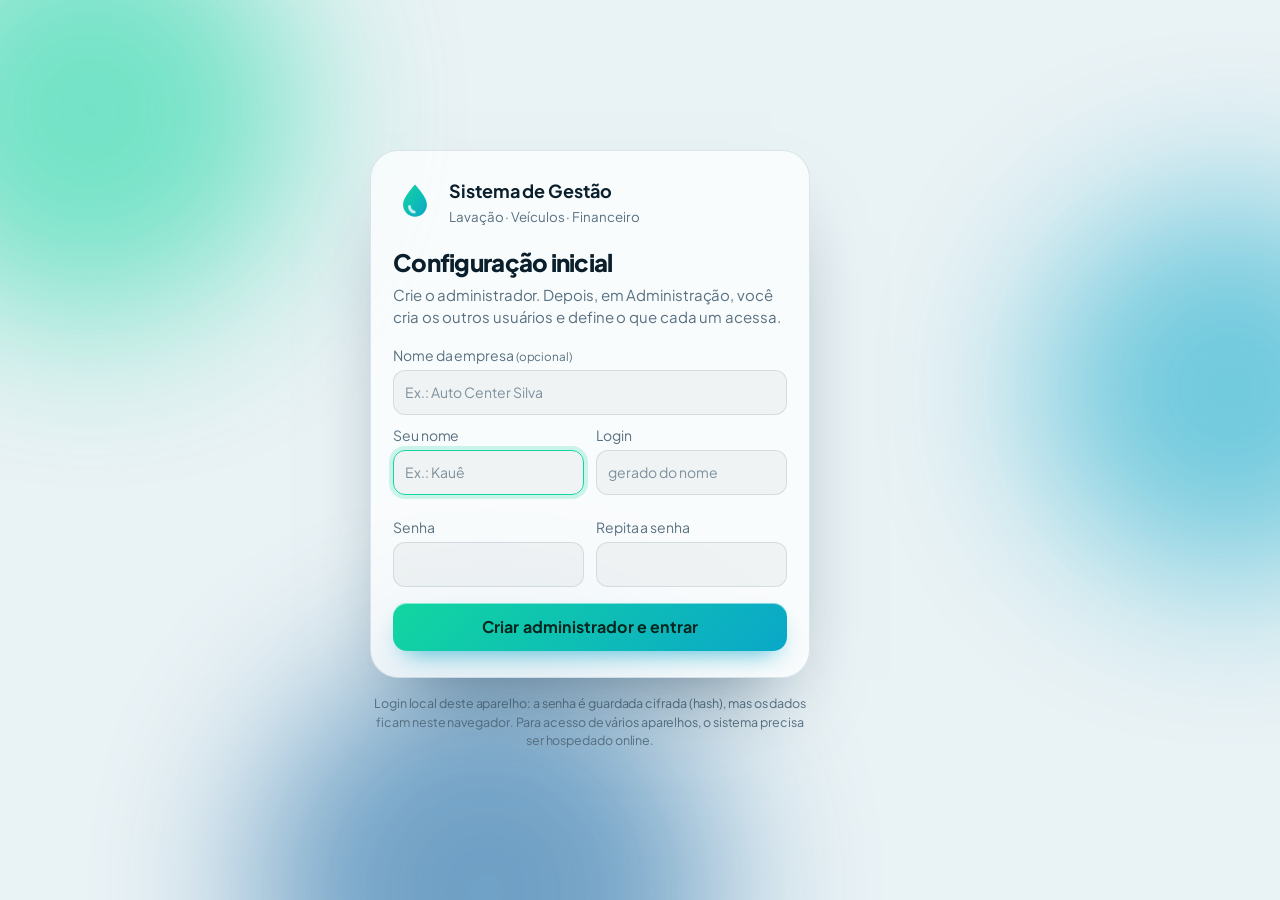
<file: Sistema de Gestão (1).html>
<!doctype html><html><head><meta charset=utf8><meta name=viewport content="width=device-width,initial-scale=1,viewport-fit=cover"><style>:root{color-scheme:light;box-sizing:border-box;padding-top:env(safe-area-inset-top,0px);padding-bottom:env(safe-area-inset-bottom,0px)}html{scroll-padding-top:env(safe-area-inset-top,0px)}body{margin:0;padding:0;font:14px -apple-system,BlinkMacSystemFont,sans-serif;background:#fff;color:#000}img{max-width:100%}[hidden]:not([hidden=until-found i]){display:none!important}</style></head><body>
<!doctype html>
<html lang="pt-BR"><head><meta charset="utf-8">
<meta name="viewport" content="width=device-width, initial-scale=1, viewport-fit=cover">
<meta name="color-scheme" content="light dark">
<meta name="theme-color" content="#0a4a82">
<link rel="preconnect" href="https://fonts.googleapis.com"><link rel="preconnect" href="https://fonts.gstatic.com" crossorigin>
<link href="https://fonts.googleapis.com/css2?family=Plus+Jakarta+Sans:wght@400;500;600;700;800&display=swap" rel="stylesheet">
<title>Sistema de Gestão</title>
<style>
:root{--bg:#f5f6f5;--sf:#fff;--fg:#1f2528;--mut:#5b676c;--bd:#e0e4e2;--ac:#2e6f4e;--acs:#e6f0ea;--on:#fff;--bad:#b3322e;--warn:#8f6210;--ok:#2e6f4e;box-sizing:border-box;padding-top:env(safe-area-inset-top,0px);padding-bottom:env(safe-area-inset-bottom,0px);color-scheme:light}
@media (prefers-color-scheme:dark){:root:not([data-theme="light"]){--bg:#111517;--sf:#1a2023;--fg:#edf1f0;--mut:#9aa6a3;--bd:#2b3538;--ac:#5cc08f;--acs:#1d2e27;--on:#07210f;--bad:#f2837e;--warn:#e3b05a;--ok:#5cc08f;color-scheme:dark}}
:root[data-theme="dark"]{--bg:#111517;--sf:#1a2023;--fg:#edf1f0;--mut:#9aa6a3;--bd:#2b3538;--ac:#5cc08f;--acs:#1d2e27;--on:#07210f;--bad:#f2837e;--warn:#e3b05a;--ok:#5cc08f;color-scheme:dark}
html{scroll-padding-top:env(safe-area-inset-top,0px)}*{box-sizing:border-box}
body{margin:0;background:var(--bg);color:var(--fg);font:16px/1.5 system-ui,-apple-system,"Segoe UI",Roboto,sans-serif;font-variant-numeric:tabular-nums}
nav{position:fixed;left:0;right:0;bottom:0;display:flex;background:var(--sf);border-top:1px solid var(--bd);padding:6px 6px calc(6px + env(safe-area-inset-bottom,0px));z-index:10}
nav .brand{display:none}
nav button{flex:1;display:flex;flex-direction:column;align-items:center;gap:3px;border:0;background:none;color:var(--mut);font:inherit;font-size:12px;padding:6px 2px;border-radius:10px;min-height:52px;cursor:pointer;transition:background .15s,color .15s}
nav button svg{width:22px;height:22px}nav button:hover{background:var(--acs)}
nav button.on{color:var(--ac);background:var(--acs);font-weight:600}nav .lg{display:none}
main{max-width:1000px;margin:0 auto;padding:18px 14px 110px;animation:in .25s ease}
@keyframes in{from{opacity:0;transform:translateY(4px)}}
@media(min-width:900px){.app{display:grid;grid-template-columns:240px 1fr;min-height:100vh}
 nav{position:sticky;top:0;height:100vh;flex-direction:column;border-top:0;border-right:1px solid var(--bd);padding:20px 12px;gap:4px}
 nav .brand{display:block;font-weight:700;font-size:17px;padding:2px 12px 18px}nav .brand small{display:block;font-weight:400;color:var(--mut);font-size:12px}
 nav button{flex:none;flex-direction:row;font-size:15px;gap:10px;padding:11px 12px;min-height:0;justify-content:flex-start}nav .lg{display:inline}nav .sh{display:none}
 main{padding:30px 34px 50px;width:100%;max-width:none}main>*{max-width:960px}}
h1{font-size:24px;margin:0 0 2px;letter-spacing:-.01em}h2{font-size:17px;margin:26px 0 8px}.sub{color:var(--mut);margin:0 0 16px;font-size:15px}
.card{background:var(--sf);border:1px solid var(--bd);border-radius:14px;padding:16px;margin-bottom:12px}
.card.tint{background:var(--acs);border-color:transparent}
.hero,.pgrid{display:grid;gap:12px;margin-bottom:12px}.hero .card,.pgrid .card{margin:0}
@media(min-width:700px){.hero{grid-template-columns:1fr 1fr}}
@media(min-width:900px){.pgrid{grid-template-columns:1fr 1fr}.two{display:grid;grid-template-columns:1.1fr .9fr;gap:18px;align-items:start}.stick{position:sticky;top:24px}}
.big{font-size:36px;font-weight:700;letter-spacing:-.02em;line-height:1.1}.big .u{font-size:15px;font-weight:400;color:var(--mut);letter-spacing:0}
.lab{color:var(--mut);font-size:13px;font-weight:600;text-transform:uppercase;letter-spacing:.04em;margin-bottom:4px}
.mut{color:var(--mut);font-size:14px}.bad{color:var(--bad)}.ok{color:var(--ok)}.warn{color:var(--warn)}
.row{display:grid;grid-template-columns:1fr 1fr;gap:12px}.w{grid-column:1/-1}
.grp{font-size:13px;font-weight:700;color:var(--mut);margin:14px 0 8px;text-transform:uppercase;letter-spacing:.04em}.grp:first-child{margin-top:0}
label{display:block;font-size:14px;color:var(--mut)}label small{font-weight:400}
input,select,textarea{width:100%;padding:11px;font:inherit;border:1px solid var(--bd);border-radius:10px;background:var(--bg);color:var(--fg);margin-top:4px;transition:border-color .15s}
input:focus-visible,select:focus-visible,textarea:focus-visible,button:focus-visible,summary:focus-visible{outline:2px solid var(--ac);outline-offset:2px}
input.inv{border-color:var(--bad)}textarea{min-height:90px;font:13px monospace}
.chk{display:flex;align-items:center;gap:10px;color:var(--fg);font-size:15px;padding:6px 0}.chk input{width:auto;margin:0;accent-color:var(--ac);transform:scale(1.15)}.chk .ml{width:96px;margin-left:auto}
button.p,button.s{padding:12px 16px;border-radius:10px;font:inherit;font-weight:600;cursor:pointer;transition:filter .15s,transform .1s,border-color .15s}
button.p{border:0;background:var(--ac);color:var(--on)}button.p:hover{filter:brightness(1.1)}button.p:active{transform:scale(.98)}button.p.f{width:100%}
button.s{border:1px solid var(--bd);background:var(--sf);color:var(--fg);font-weight:500;padding:9px 13px;font-size:14px}button.s:hover{border-color:var(--ac)}
button.l{background:none;border:0;color:var(--ac);font:inherit;font-size:14px;padding:6px 8px;cursor:pointer;border-radius:8px}button.l:hover{background:var(--acs)}button.l.d{color:var(--bad)}
.hd{display:flex;justify-content:space-between;align-items:center;gap:8px;margin-bottom:6px;flex-wrap:wrap}
.badge{font-size:12px;font-weight:700;padding:3px 10px;border-radius:99px;border:1px solid currentColor}
.bar{height:8px;background:var(--bd);border-radius:8px;overflow:hidden;margin:8px 0}.bar i{display:block;height:100%;border-radius:8px;background:var(--ok);transition:width .4s}
.bar.baixo i{background:var(--warn)}.bar.crítico i,.bar.esgotado i{background:var(--bad)}
.li{display:flex;justify-content:space-between;gap:10px;padding:8px 0;border-top:1px solid var(--bd);font-size:15px}.li:first-child{border-top:0}
.alert{padding:10px 12px;border-radius:10px;margin:10px 0;font-size:14px;border:1px solid currentColor;color:var(--warn)}.alert.bad{color:var(--bad)}
details{margin-top:6px}summary{cursor:pointer;color:var(--ac);font-size:14px;font-weight:600;padding:6px 0}
.pr{padding:12px 0;border-top:1px solid var(--bd)}.pr:first-child{border-top:0;padding-top:0}
.toast{position:fixed;left:50%;bottom:calc(84px + env(safe-area-inset-bottom,0px));transform:translateX(-50%);padding:11px 16px;border-radius:12px;background:var(--fg);color:var(--bg);font-size:14px;z-index:30;max-width:90%;animation:in .25s;box-shadow:0 4px 16px rgba(0,0,0,.2)}
.toast.bad{background:var(--bad);color:#fff}
@media(min-width:900px){.toast{bottom:24px}}
@media (prefers-reduced-motion:reduce){*{animation:none!important;transition:none!important}}
html{scroll-behavior:smooth}button,summary,nav button,select{touch-action:manipulation;-webkit-tap-highlight-color:transparent}input::placeholder{color:var(--mut);opacity:.75}button:disabled{opacity:.6;cursor:default}
@media (prefers-reduced-motion:reduce){html{scroll-behavior:auto}}
@keyframes rise{from{opacity:0;transform:translateY(8px)}}
.enter>*{animation:rise .38s cubic-bezier(.2,.7,.2,1) both}.enter>*:nth-child(2){animation-delay:.04s}.enter>*:nth-child(3){animation-delay:.08s}.enter>*:nth-child(4){animation-delay:.12s}.enter>*:nth-child(5){animation-delay:.16s}.enter>*:nth-child(n+6){animation-delay:.2s}
.pop{animation:rise .3s cubic-bezier(.2,.7,.2,1) both}details[open]>*:not(summary){animation:rise .25s ease both}
.toast.out{opacity:0;transform:translate(-50%,8px);transition:opacity .3s,transform .3s}
.bar i{transition:width .7s cubic-bezier(.2,.7,.2,1)}
@media(hover:hover){.pgrid .card,.cli{transition:transform .2s,box-shadow .2s}.pgrid .card:hover{transform:translateY(-2px);box-shadow:0 6px 18px rgba(0,0,0,.08)}}
.seg{display:flex;gap:4px;background:var(--bd);padding:3px;border-radius:12px;margin-bottom:12px;width:fit-content}
.seg button{border:0;background:none;color:var(--mut);font:inherit;font-size:14px;padding:8px 16px;border-radius:9px;cursor:pointer;transition:background .2s,color .2s}
.seg button.on{background:var(--sf);color:var(--fg);font-weight:600;box-shadow:0 1px 3px rgba(0,0,0,.12)}
.kp4{display:grid;grid-template-columns:1fr 1fr;gap:10px;margin:12px 0 8px}@media(min-width:700px){.kp4{grid-template-columns:repeat(4,1fr)}}
.kp4>div{background:var(--sf);border:1px solid var(--bd);border-radius:12px;padding:10px 12px}.kp4 b{display:block;font-size:18px}
.stp{display:flex;align-items:center;margin:2px 0 12px;overflow-x:auto;padding:2px 0}
.sp{display:flex;flex-direction:column;align-items:center;font-size:11px;color:var(--mut);gap:4px;min-width:54px}
.sp i,.fl i{font-style:normal;width:26px;height:26px;flex:none;border-radius:50%;border:2px solid var(--bd);display:grid;place-items:center;font-size:12px;font-weight:700;transition:all .25s}
.sp.dn i,.fl.dn i{background:var(--ac);border-color:var(--ac);color:var(--on)}.sp.ac i,.fl.ac i{border-color:var(--ac);color:var(--ac);box-shadow:0 0 0 4px var(--acs)}.sp.ac,.sp.dn{color:var(--fg)}
.ln{flex:1;height:2px;background:var(--bd);min-width:6px;margin-bottom:18px}
.flow{display:grid;gap:8px}@media(min-width:900px){.flow{grid-template-columns:repeat(5,1fr)}}
.fl{display:flex;align-items:center;gap:10px;text-align:left;padding:10px;border:1px solid var(--bd);border-radius:12px;background:var(--sf);color:var(--fg);font:inherit;cursor:pointer;transition:border-color .2s,background .2s,transform .1s}
.fl:hover{border-color:var(--ac)}.fl:active{transform:scale(.98)}.fl.ac{border-color:var(--ac);background:var(--acs)}.fl small{display:block;color:var(--mut);font-size:12px}
[id^=vp_]{text-transform:uppercase}

:root{--g1:#0b7a6e;--g2:#2f9461;--g3:#86cf86;--grad:linear-gradient(135deg,var(--g1),var(--g2) 60%,var(--g3));--sh:0 1px 2px rgba(16,32,24,.05),0 12px 30px -16px rgba(16,32,24,.2)}
body{background:radial-gradient(900px 380px at 88% -8%,color-mix(in srgb,var(--g2) 14%,transparent),transparent 70%),radial-gradient(700px 320px at -6% 0,color-mix(in srgb,var(--g1) 10%,transparent),transparent 70%),var(--bg);background-attachment:fixed}
.card{border-radius:18px;box-shadow:var(--sh);border-color:color-mix(in srgb,var(--bd) 65%,transparent)}
button.p{background:var(--grad);color:#fff;box-shadow:0 8px 18px -8px color-mix(in srgb,var(--g1) 70%,transparent)}button.p:hover{transform:translateY(-1px)}
nav{background:color-mix(in srgb,var(--sf) 82%,transparent);-webkit-backdrop-filter:saturate(1.4) blur(16px);backdrop-filter:saturate(1.4) blur(16px);border-top-color:transparent;box-shadow:0 -10px 30px -14px rgba(16,32,24,.2)}
nav button.on{background:color-mix(in srgb,var(--g2) 15%,transparent)}
nav .fab{order:3;flex:none;width:62px;height:62px;margin:-28px 6px 0;border-radius:50%;border:0;background:var(--grad);color:#fff;display:grid;place-items:center;padding:0;min-height:0;box-shadow:0 12px 26px -8px color-mix(in srgb,var(--g1) 75%,transparent);transition:transform .2s,box-shadow .2s}
nav .fab svg{width:28px;height:28px}nav .fab span{display:none}nav .fab:hover{transform:translateY(-2px) scale(1.05);background:var(--grad)}nav .fab:active{transform:scale(.93)}
@media(min-width:900px){nav .fab{order:0;width:auto;height:auto;margin:0 0 14px;border-radius:14px;padding:12px 14px;display:flex;gap:10px;justify-content:center;align-items:center}nav .fab span{display:inline;font-weight:600}nav .brand{order:-1}}
.hello small{display:block;color:var(--mut)}.hello small::first-letter{text-transform:uppercase}.hello h1{margin:0 0 12px;font-size:26px}
.hero2{background:var(--grad);color:#fff;border-radius:24px;padding:20px;margin-bottom:12px;position:relative;overflow:hidden;box-shadow:0 22px 44px -20px color-mix(in srgb,var(--g1) 80%,transparent)}
.hero2::after{content:"";position:absolute;right:-70px;top:-70px;width:220px;height:220px;border-radius:50%;background:rgba(255,255,255,.13)}
.hero2 .lab{color:rgba(255,255,255,.85)}.big2{font-size:44px;font-weight:800;letter-spacing:-.03em;line-height:1.05}.sub2{opacity:.95;margin:4px 0 14px}
.mini{display:grid;grid-template-columns:repeat(3,1fr);gap:8px;position:relative;z-index:1}.mini>div{background:rgba(255,255,255,.17);border-radius:14px;padding:9px 10px}.mini small{display:block;opacity:.88;font-size:12px}.mini b{font-size:15px}
.qa{display:grid;grid-template-columns:1.25fr 1fr 1fr;gap:8px;margin-bottom:12px}.qa button{padding:12px 8px;font-size:14px}
#sheet .bd{position:fixed;inset:0;background:rgba(8,18,14,.45);-webkit-backdrop-filter:blur(3px);backdrop-filter:blur(3px);z-index:40;animation:fadeb .25s}
@keyframes fadeb{from{opacity:0}}@keyframes slide{from{transform:translateY(100%)}}@keyframes pop2{from{opacity:0;transform:translate(-50%,-46%)}}
#sheet .panel{position:fixed;left:0;right:0;bottom:0;max-height:92vh;overflow:auto;background:var(--bg);border-radius:24px 24px 0 0;padding:18px 16px calc(22px + env(safe-area-inset-bottom,0px));z-index:41;box-shadow:0 -20px 50px -20px rgba(0,0,0,.35)}
#sheet .panel.slide{animation:slide .38s cubic-bezier(.2,.85,.25,1)}
body.lock{overflow:hidden}.toast{z-index:60}
@media(min-width:900px){#sheet .panel{left:50%;right:auto;top:50%;bottom:auto;transform:translate(-50%,-50%);width:580px;max-height:88vh;border-radius:22px}#sheet .panel.slide{animation:pop2 .3s cubic-bezier(.2,.85,.25,1)}}
.chips{display:grid;gap:6px}.chips .s{text-align:left}

/* ===== Identidade visual v3: água + carbono ===== */
:root{--bg:#e9f2f5;--sf:rgba(255,255,255,.72);--sfs:#fff;--fg:#0a1f2b;--mut:#587080;--bd:rgba(10,60,90,.12);--ac:#079178;--acs:rgba(18,214,160,.14);--bad:#d6322f;--warn:#a96a00;--ok:#079178;--sh:0 1px 0 rgba(255,255,255,.75) inset,0 22px 44px -26px rgba(8,50,80,.4)}
@media (prefers-color-scheme:dark){:root:not([data-theme="light"]){--bg:#050e15;--sf:rgba(255,255,255,.055);--sfs:#0e1c26;--fg:#e9f5f9;--mut:#88a5b4;--bd:rgba(255,255,255,.09);--ac:#34e3b8;--acs:rgba(52,227,184,.13);--bad:#ff7d78;--warn:#f4b942;--ok:#34e3b8;--sh:0 1px 0 rgba(255,255,255,.05) inset,0 24px 50px -28px rgba(0,0,0,.85)}}
:root[data-theme="dark"]{--bg:#050e15;--sf:rgba(255,255,255,.055);--sfs:#0e1c26;--fg:#e9f5f9;--mut:#88a5b4;--bd:rgba(255,255,255,.09);--ac:#34e3b8;--acs:rgba(52,227,184,.13);--bad:#ff7d78;--warn:#f4b942;--ok:#34e3b8}
@property --a{syntax:'<angle>';initial-value:135deg;inherits:false}
body{font-family:"Plus Jakarta Sans",system-ui,-apple-system,"Segoe UI",Roboto,sans-serif;background:var(--bg);letter-spacing:-.005em}
::selection{background:rgba(18,214,160,.35)}
.bgfx{position:fixed;inset:0;z-index:-1;overflow:hidden;pointer-events:none}
.bgfx i{position:absolute;border-radius:50%;filter:blur(80px);opacity:.55;animation:float 20s ease-in-out infinite alternate}
.bgfx i:nth-child(1){width:420px;height:420px;background:#12d6a0;left:-120px;top:-100px}
.bgfx i:nth-child(2){width:380px;height:380px;background:#0aa7c9;right:-140px;top:22%;animation-delay:-7s}
.bgfx i:nth-child(3){width:460px;height:460px;background:#0b5d9e;left:20%;bottom:-220px;animation-delay:-13s}
@media (prefers-color-scheme:dark){:root:not([data-theme="light"]) .bgfx i{opacity:.28}}
@keyframes float{to{transform:translate(70px,50px) scale(1.15)}}
@keyframes rise{from{opacity:0;transform:translateY(16px) scale(.985);filter:blur(6px)}}
@keyframes glow{50%{box-shadow:0 0 0 5px rgba(18,214,160,.16),0 0 22px rgba(18,214,160,.45)}}
@keyframes ring{from{transform:scale(.92);opacity:.9}to{transform:scale(1.5);opacity:0}}
@keyframes draw{to{stroke-dashoffset:0}}@keyframes fadein{to{opacity:1}}
@keyframes sweep{0%,55%{transform:translateX(-130%) skewX(-18deg)}100%{transform:translateX(330%) skewX(-18deg)}}
@keyframes spin{to{--a:235deg}}@keyframes drift{to{transform:translate(40px,-30px) scale(1.2)}}@keyframes flow{to{background-position:200% 0}}
h1{letter-spacing:-.03em;font-weight:800}
.hello h1{font-size:32px;background:linear-gradient(90deg,var(--fg) 20%,var(--ac));-webkit-background-clip:text;background-clip:text;-webkit-text-fill-color:transparent}
.lab{letter-spacing:.09em;font-size:11.5px;font-weight:700}
.card{background:var(--sf);-webkit-backdrop-filter:blur(16px) saturate(1.35);backdrop-filter:blur(16px) saturate(1.35);border:1px solid var(--bd);border-radius:20px;box-shadow:var(--sh);transition:transform .25s,box-shadow .25s,border-color .25s}
@media(hover:hover){.card:hover{transform:translateY(-2px);border-color:color-mix(in srgb,var(--ac) 35%,var(--bd))}}
.card.tint{background:var(--acs)}
.big{font-weight:800;letter-spacing:-.035em;background:linear-gradient(100deg,var(--fg) 30%,var(--ac));-webkit-background-clip:text;background-clip:text;-webkit-text-fill-color:transparent}.big .u{-webkit-text-fill-color:var(--mut);font-weight:500}
.hero2{background:linear-gradient(var(--a),#04302c 0%,#07566a 42%,#0b4f8f 78%,#12b8a0 150%);animation:spin 16s ease-in-out infinite alternate;border:1px solid rgba(255,255,255,.14);border-radius:28px;padding:22px;box-shadow:0 30px 60px -30px rgba(10,100,170,.75),inset 0 1px 0 rgba(255,255,255,.22)}
.hero2::after{content:"";position:absolute;left:-90px;bottom:-130px;right:auto;top:auto;width:300px;height:300px;border-radius:50%;background:radial-gradient(closest-side,rgba(18,214,160,.6),transparent);animation:drift 9s ease-in-out infinite alternate}
.hero2::before{content:"";position:absolute;top:0;bottom:0;left:0;width:34%;background:linear-gradient(100deg,transparent,rgba(255,255,255,.2),transparent);animation:sweep 7s ease-in-out infinite;z-index:1;pointer-events:none}
.hero2>*{position:relative;z-index:2}.big2{background:none;-webkit-text-fill-color:#fff;text-shadow:0 4px 30px rgba(0,0,0,.25);font-size:48px;letter-spacing:-.04em}
.hero2 .lab{color:rgba(255,255,255,.78)}.sub2 b{color:#7ff3d2}
.mini>div{background:rgba(255,255,255,.1);border:1px solid rgba(255,255,255,.18);-webkit-backdrop-filter:blur(8px);backdrop-filter:blur(8px);border-radius:16px}
.spark{display:block;width:100%;height:56px;margin:2px 0 0;overflow:visible}.spark{animation:wipe 1.5s .25s cubic-bezier(.3,.7,.2,1) both}@keyframes wipe{from{clip-path:inset(-12px 100% -12px 0)}to{clip-path:inset(-12px -12px -12px 0)}}
.spk{font-size:11px;color:rgba(255,255,255,.7);margin:2px 0 14px}
button.p{position:relative;overflow:hidden;background:linear-gradient(135deg,#12d6a0,#0aa7c9);color:#03261f;font-weight:700;letter-spacing:.01em;border-radius:14px;box-shadow:0 12px 26px -12px rgba(10,167,201,.85),inset 0 1px 0 rgba(255,255,255,.5)}
button.p::after{content:"";position:absolute;inset:0;background:linear-gradient(110deg,transparent 30%,rgba(255,255,255,.5) 50%,transparent 70%);transform:translateX(-130%);transition:transform .7s}
button.p:hover::after{transform:translateX(130%)}button.p:hover{filter:none;transform:translateY(-2px);box-shadow:0 18px 30px -12px rgba(10,167,201,.9),inset 0 1px 0 rgba(255,255,255,.5)}button.p:active{transform:scale(.97)}
button.s{background:linear-gradient(var(--sfs),var(--sfs)) padding-box,linear-gradient(135deg,rgba(18,214,160,.6),rgba(10,167,201,.25)) border-box;border:1px solid transparent;border-radius:14px;font-weight:600;transition:transform .15s,box-shadow .2s}
button.s:hover{box-shadow:0 8px 20px -10px rgba(10,167,201,.6);transform:translateY(-1px)}button.s:active{transform:scale(.97)}
button.l{border-radius:10px;font-weight:600}
nav{left:12px;right:12px;bottom:calc(10px + env(safe-area-inset-bottom,0px));border:1px solid var(--bd);border-radius:28px;padding:8px;background:color-mix(in srgb,var(--sfs) 72%,transparent);-webkit-backdrop-filter:blur(22px) saturate(1.6);backdrop-filter:blur(22px) saturate(1.6);box-shadow:0 18px 40px -16px rgba(5,40,70,.55)}
nav button{border-radius:20px;font-weight:600}
nav button.on{background:linear-gradient(135deg,rgba(18,214,160,.26),rgba(10,167,201,.18));color:var(--ac);box-shadow:inset 0 0 0 1px rgba(18,214,160,.35)}nav button.on svg{animation:rise .4s}
.fab{position:relative;background:linear-gradient(135deg,#0fc9a4,#0a8fc6 60%,#0b5d9e)!important;color:#fff!important;box-shadow:0 14px 28px -8px rgba(10,143,198,.8),inset 0 1px 0 rgba(255,255,255,.4)}
.fab::before{content:"";position:absolute;inset:-4px;border-radius:50%;border:2px solid rgba(18,214,160,.6);animation:ring 2.6s ease-out infinite;pointer-events:none}
main{padding-bottom:140px}.toast{bottom:calc(104px + env(safe-area-inset-bottom,0px))}
@media(min-width:900px){
 nav{left:auto;right:auto;bottom:auto;border-radius:0;border:0;padding:24px 14px;background:linear-gradient(190deg,#052a2c 0%,#07364a 55%,#0a4a82 125%);-webkit-backdrop-filter:none;backdrop-filter:none;box-shadow:inset -1px 0 0 rgba(255,255,255,.07)}
 nav .brand{display:flex;align-items:center;gap:10px;color:#fff;font-weight:800;font-size:17px;padding:2px 10px 22px}nav .brand small{display:block;color:rgba(255,255,255,.6);font-weight:500;font-size:12px}
 nav button{color:rgba(255,255,255,.74)}nav button:hover{background:rgba(255,255,255,.09)}nav button.on{background:linear-gradient(135deg,rgba(18,214,160,.3),rgba(10,167,201,.2));color:#fff;box-shadow:inset 0 0 0 1px rgba(255,255,255,.16)}
 .fab{background:linear-gradient(135deg,#12d6a0,#0aa7c9)!important;color:#03261f!important;border-radius:16px!important;font-weight:700}.fab::before{display:none}
 main{padding-bottom:50px}.toast{bottom:24px}}
input,select,textarea{border-radius:12px;background:color-mix(in srgb,var(--fg) 4%,transparent)}
input:focus,select:focus,textarea:focus{outline:none;border-color:#12d6a0;box-shadow:0 0 0 4px rgba(18,214,160,.2)}
.bar{height:10px;border-radius:10px;background:color-mix(in srgb,var(--fg) 8%,transparent)}
.bar i{border-radius:10px;background:linear-gradient(90deg,#12d6a0,#0aa7c9,#12d6a0);background-size:200% 100%;animation:flow 4s linear infinite}
.bar.baixo i{background:linear-gradient(90deg,#f5b73b,#f59e0b,#f5b73b);background-size:200% 100%}.bar.crítico i,.bar.esgotado i{background:linear-gradient(90deg,#ff7a59,#ef4444,#ff7a59);background-size:200% 100%}
.badge{display:inline-flex;align-items:center;gap:6px;border:0;background:color-mix(in srgb,currentColor 14%,transparent)}.badge::before{content:"";width:6px;height:6px;border-radius:50%;background:currentColor;box-shadow:0 0 8px currentColor}
.sp.dn i,.fl.dn i{background:linear-gradient(135deg,#12d6a0,#0aa7c9);border-color:transparent;color:#03261f}.sp.ac i,.fl.ac i{animation:glow 2.2s ease-in-out infinite;border-color:#12d6a0;color:var(--ac)}
.fl{background:var(--sf);-webkit-backdrop-filter:blur(10px);backdrop-filter:blur(10px);border-radius:16px}.fl.ac{background:var(--acs)}
.seg{background:color-mix(in srgb,var(--fg) 7%,transparent);border-radius:16px}.seg button{border-radius:13px}.seg button.on{background:linear-gradient(135deg,#12d6a0,#0aa7c9);color:#03261f;box-shadow:0 6px 16px -8px rgba(10,167,201,.8)}
.kp4>div{background:var(--sf);border-radius:16px;-webkit-backdrop-filter:blur(12px);backdrop-filter:blur(12px)}
.alert{border-radius:14px;background:color-mix(in srgb,currentColor 10%,transparent);border-color:color-mix(in srgb,currentColor 35%,transparent)}
.toast{background:rgba(6,22,30,.94);color:#e9f5f9;border:1px solid rgba(18,214,160,.4);border-radius:16px;-webkit-backdrop-filter:blur(12px);backdrop-filter:blur(12px)}.toast.bad{background:linear-gradient(135deg,#b4231f,#7f1d1d);color:#fff;border-color:rgba(255,120,110,.5)}
#sheet .panel{background:linear-gradient(180deg,color-mix(in srgb,var(--sfs) 92%,var(--ac)),var(--sfs) 28%);border-top:1px solid rgba(18,214,160,.45);border-radius:28px 28px 0 0}
#sheet .panel::before{content:"";display:block;width:46px;height:5px;border-radius:5px;background:color-mix(in srgb,var(--fg) 18%,transparent);margin:-6px auto 12px}
@media(min-width:900px){#sheet .panel{border-radius:28px;border:1px solid var(--bd)}#sheet .panel::before{display:none}}
@media(min-width:900px){nav button{text-align:left;white-space:nowrap}}
.chk{min-width:0}.chk .ml{flex:0 0 92px;width:92px;max-width:92px}
.fix{display:grid;gap:8px;margin:8px 0;padding:12px;border-radius:14px;background:color-mix(in srgb,var(--warn) 14%,transparent);color:var(--fg);font-size:14px}
.lv{margin:10px 0 4px;padding:10px 12px;border-radius:14px;background:var(--acs)}.lv .li{border:0;padding:0}.lv .li b{font-size:20px}
.li{flex-wrap:wrap}.edl{flex:1 1 100%}
.qprev img{display:block;width:100%;border-radius:20px;box-shadow:var(--sh)}.qprev textarea{width:100%;min-height:120px;font:15px/1.5 system-ui,sans-serif;border-radius:14px}
html.hc.hc{--bg:#fff;--sf:#fff;--sfs:#fff;--fg:#000;--mut:#1c1c1c;--bd:#111;--ac:#00573f;--acs:#d9f5ec;--bad:#a80000;--warn:#6e4300;--ok:#00573f;color-scheme:light}
.hc .bgfx{display:none}.hc *{-webkit-backdrop-filter:none!important;backdrop-filter:none!important}.hc body{font-size:17px;background:#fff}
.hc .card,.hc .fl,.hc .kp4>div{border:2px solid #111;box-shadow:none;background:#fff}.hc nav{border:2px solid #111;background:#fff}
.hc button.s,.hc input,.hc select,.hc textarea{border:2px solid #111;background:#fff;color:#000}
.hc button.p,.hc .fab{background:#00694c!important;color:#fff!important;box-shadow:none}.hc button.p,.hc button.s{min-height:54px;font-size:17px}.hc nav button{min-height:60px}
.hc .hero2{background:#06382f;border:2px solid #000}.hc .big{-webkit-text-fill-color:#000;background:none}.hc .hello h1{-webkit-text-fill-color:#000;background:none}
.hc .bar i{animation:none}.hc .mut{color:#222}
::-webkit-scrollbar{width:10px;height:10px}::-webkit-scrollbar-thumb{background:color-mix(in srgb,var(--fg) 20%,transparent);border-radius:10px}

/* ===== Sistema de gestão: cores por setor, shell, bolhas, gráficos, módulos ===== */
:root{--s1:#2a78d6;--s2:#eb6834;--s3:#1baf7a;--info:#2a6fc4}
@media (prefers-color-scheme:dark){:root:not([data-theme="light"]){--s1:#3987e5;--s2:#d95926;--s3:#199e70;--info:#7fb3ff}}
:root[data-theme="dark"]{--s1:#3987e5;--s2:#d95926;--s3:#199e70;--info:#7fb3ff}
.s-fin{--k:#e3a008;--k2:#f6c453;--kd:#3a2a05}.s-lav{--k:#0aa7c9;--k2:#12d6a0;--kd:#04302c}.s-mkt{--k:#c0459b;--k2:#ff7ab6;--kd:#3b0d2c}.s-adm{--k:#5b6cff;--k2:#94a3ff;--kd:#141b4d}.s-cmp{--k:#f0532d;--k2:#ffa05c;--kd:#3d1405}.s-ven{--k:#2563eb;--k2:#5eb3ff;--kd:#071a3d}
.info{color:var(--info)}.badge.info{color:var(--info)}.badge.mut{color:var(--mut)}
kbd{font:600 12px/1 ui-monospace,monospace;padding:3px 6px;border-radius:6px;border:1px solid var(--bd);background:var(--sfs)}
.code{display:inline-grid;place-items:center;min-width:44px;padding:4px 8px;border-radius:9px;font:700 13px/1 ui-monospace,SFMono-Regular,Menlo,monospace;letter-spacing:.04em;color:#fff;background:linear-gradient(135deg,var(--k2,#12d6a0),var(--k,#0aa7c9));box-shadow:0 4px 12px -6px var(--k)}
.chip{display:inline-flex;align-items:center;gap:6px;padding:5px 10px;border-radius:99px;border:1px solid color-mix(in srgb,var(--k,#12d6a0) 40%,transparent);background:color-mix(in srgb,var(--k,#12d6a0) 10%,transparent);color:var(--fg);font:inherit;font-size:13px;cursor:pointer;transition:background .2s,transform .15s}.chip:hover{background:color-mix(in srgb,var(--k) 20%,transparent);transform:translateY(-1px)}.chip b{font-family:ui-monospace,monospace;color:var(--k)}
button.s.d,a.s.d{color:var(--bad)}.s.sm,a.s.sm,.p.sm{padding:7px 11px;font-size:13px;border-radius:11px}a.s{display:inline-block;text-decoration:none;color:var(--fg);font-weight:600;border:1px solid var(--bd);background:var(--sfs)}
.chips2{display:flex;flex-wrap:wrap;gap:6px}.chips2 button{border:1px solid var(--bd);background:var(--sfs);color:var(--fg);font:inherit;font-size:14px;padding:8px 13px;border-radius:99px;cursor:pointer;transition:all .2s}.chips2 button.on{background:linear-gradient(135deg,#12d6a0,#0aa7c9);border-color:transparent;color:#03261f;font-weight:700;box-shadow:0 6px 16px -8px rgba(10,167,201,.8)}.chips2 button b{opacity:.7;margin-left:2px}
/* ---- acesso ---- */
body.auth #nav,body.auth #top{display:none!important}body.auth .app{display:block}body.auth main{max-width:none;padding:0}
.authw{min-height:100vh;display:flex;flex-direction:column;align-items:center;justify-content:center;padding:24px 16px}
.authc{width:100%;max-width:440px;background:var(--sf);-webkit-backdrop-filter:blur(20px) saturate(1.4);backdrop-filter:blur(20px) saturate(1.4);border:1px solid var(--bd);border-radius:28px;padding:26px 22px;box-shadow:0 40px 80px -40px rgba(5,40,70,.6);animation:rise .5s cubic-bezier(.2,.8,.2,1)}
.authc h1{margin:16px 0 4px}.authc label{margin-top:10px}.authc .grp{margin-top:14px}.authf{max-width:440px;text-align:center;color:var(--mut);font-size:12.5px;margin:16px 8px 0}
.ab{display:flex;align-items:center;gap:12px}.ab svg{width:44px;height:44px}.ab b{display:block;font-size:18px}.ab small{color:var(--mut)}
.ubub{display:flex;gap:12px;flex-wrap:wrap;margin:6px 0}.ubub button{display:flex;flex-direction:column;align-items:center;gap:6px;border:0;background:none;color:var(--fg);font:inherit;font-size:13px;cursor:pointer}.ubub i{font-style:normal;width:58px;height:58px;border-radius:50%;display:grid;place-items:center;font-weight:800;font-size:19px;color:#fff;background:linear-gradient(135deg,#12d6a0,#0b5d9e);box-shadow:0 10px 22px -10px rgba(10,100,170,.8);transition:transform .2s,box-shadow .2s}.ubub button.on i{box-shadow:0 0 0 4px var(--bg),0 0 0 7px #12d6a0;transform:scale(1.06)}
.lockav{display:grid;place-items:center;margin-top:6px}.lockav i{font-style:normal;width:76px;height:76px;border-radius:50%;display:grid;place-items:center;font-weight:800;font-size:26px;color:#fff;background:linear-gradient(135deg,#12d6a0,#0b5d9e)}
/* ---- layout ---- */
.col{min-width:0}
@media(min-width:900px){.app{grid-template-columns:272px 1fr}main{padding-top:20px}}
#top{position:sticky;top:0;z-index:15;background:color-mix(in srgb,var(--bg) 78%,transparent);-webkit-backdrop-filter:blur(18px) saturate(1.5);backdrop-filter:blur(18px) saturate(1.5);border-bottom:1px solid var(--bd);padding-top:env(safe-area-inset-top,0px)}
.tb{display:flex;align-items:center;gap:6px;padding:8px 10px;max-width:100%}
.tb-logo{border:0;background:none;padding:0;width:34px;height:34px;flex:none;cursor:pointer}.tb-logo svg{width:30px;height:30px}
@media(min-width:900px){.tb-logo{display:none}.tb{padding:10px 18px}}
.tabs{flex:1;min-width:0;display:flex;gap:6px;overflow-x:auto;scrollbar-width:none;scroll-behavior:smooth;padding:2px}.tabs::-webkit-scrollbar{display:none}
.tab{flex:none;display:flex;align-items:center;gap:7px;max-width:210px;border:1px solid var(--bd);background:var(--sfs);color:var(--mut);font:inherit;font-size:13px;padding:7px 8px 7px 10px;border-radius:12px;cursor:pointer;transition:all .2s;position:relative}
.tab b{font:700 12px/1 ui-monospace,monospace;color:var(--k,var(--ac))}.tab span{white-space:nowrap;overflow:hidden;text-overflow:ellipsis}.tab svg{width:16px;height:16px}
.tab em{font-style:normal;width:20px;height:20px;border-radius:6px;display:grid;place-items:center;font-size:15px;opacity:.6}.tab em:hover{background:color-mix(in srgb,var(--fg) 10%,transparent);opacity:1}
.tab.on{color:var(--fg);font-weight:700;border-color:color-mix(in srgb,var(--k,#12d6a0) 55%,transparent);box-shadow:inset 0 -3px 0 var(--k,#12d6a0),0 6px 16px -10px var(--k,#12d6a0)}.tab.home.on{box-shadow:inset 0 -3px 0 #12d6a0}
@media(max-width:899px){.tab span{max-width:92px}.tab.home span{display:none}}
.tick{display:none;align-items:center;gap:8px;border:1px solid var(--bd);background:var(--sfs);color:var(--mut);font:inherit;font-size:12.5px;padding:7px 10px;border-radius:12px;max-width:290px;cursor:pointer;position:relative}
.tkt{white-space:nowrap;overflow:hidden;text-overflow:ellipsis;animation:rise .45s}.cnt{background:var(--bad);color:#fff;font-size:11px;border-radius:99px;padding:1px 6px}
@media(min-width:1100px){.tick{display:flex}}
.live{display:inline-block;width:8px;height:8px;border-radius:50%;background:#12d6a0;box-shadow:0 0 0 0 rgba(18,214,160,.7);animation:pulse 2s infinite;margin-right:2px;flex:none}@keyframes pulse{70%{box-shadow:0 0 0 8px rgba(18,214,160,0)}100%{box-shadow:0 0 0 0 rgba(18,214,160,0)}}
.ic,.avb{flex:none;border:1px solid var(--bd);background:var(--sfs);color:var(--fg);width:38px;height:38px;border-radius:12px;display:grid;place-items:center;cursor:pointer;font:700 13px/1 inherit}.ic svg{width:18px;height:18px}.avb{border-radius:50%;color:#fff;border:0;background:linear-gradient(135deg,#12d6a0,#0b5d9e)}
@media(max-width:899px){.ic{display:none}}
/* ---- navegação: lateral (computador) e dock (celular) ---- */
nav .sb{display:none}nav .dk{position:relative}nav .dk .dot{position:absolute;top:2px;right:18%;background:var(--bad);color:#fff;font-size:10px;border-radius:99px;padding:1px 5px;line-height:1.3}
@media(min-width:900px){nav .dk{display:none!important}nav .sb{display:flex}nav .sgs{display:block}nav{overflow-y:auto;scrollbar-width:thin;gap:6px}
 .ncode input{background:rgba(255,255,255,.08);border:1px solid rgba(255,255,255,.14);color:#fff;font-size:14px}.ncode input::placeholder{color:rgba(255,255,255,.55)}.ncode{display:block!important;padding:0 2px}
 nav .fab{margin:4px 0 6px}
 .sbi{display:flex!important;align-items:center;gap:10px;width:100%;text-align:left;font-size:14px!important;padding:8px 10px!important;border-radius:11px!important}.sbi b{font:700 11.5px/1 ui-monospace,monospace;opacity:.75;min-width:34px}.sbi svg{width:17px;height:17px}
 .sbg{margin-top:4px}.sbh{display:flex!important;align-items:center;gap:8px;width:100%;font-size:12px!important;text-transform:uppercase;letter-spacing:.08em;font-weight:700!important;color:rgba(255,255,255,.62)!important;padding:8px 10px!important}.sbh small{margin-left:auto;font-family:ui-monospace,monospace;opacity:.7}
 .sbl{display:grid;grid-template-rows:0fr;transition:grid-template-rows .3s ease}.sbl>*{overflow:hidden}.sbg .sbl{display:block;max-height:0;overflow:hidden;transition:max-height .35s ease}.sbg.op .sbl{max-height:900px}
 nav .me{margin-top:auto;display:flex;align-items:center;gap:10px;padding:12px 8px 4px;border-top:1px solid rgba(255,255,255,.1);cursor:pointer;color:#fff}.me b{display:block;font-size:14px}.me small{color:rgba(255,255,255,.6);font-size:12px}}
.sdot{width:9px;height:9px;border-radius:50%;background:linear-gradient(135deg,var(--k2),var(--k));flex:none;box-shadow:0 0 10px var(--k)}
.av{font-style:normal;display:inline-grid;place-items:center;width:34px;height:34px;border-radius:50%;flex:none;font-weight:800;font-size:12.5px;color:#fff;background:linear-gradient(135deg,#12d6a0,#0b5d9e)}.av.big{width:52px;height:52px;font-size:18px}.av.sm{width:24px;height:24px;font-size:10px;vertical-align:middle}
.meh{display:flex;align-items:center;gap:12px}.mel{display:grid;gap:8px;margin-top:14px}.mel button{display:flex;align-items:center;gap:10px;justify-content:flex-start;padding:13px 14px}.mel svg{width:18px;height:18px}
/* ---- cabeçalho de tela ---- */
.crumb{display:flex;align-items:center;gap:10px;margin:0 0 6px;animation:rise .35s}.crumb .path{flex:1;color:var(--mut);font-size:14px;min-width:0}.crumb .path button{border:0;background:none;color:var(--k);font:inherit;font-weight:700;padding:0;cursor:pointer}.crumb .path span{opacity:.5;margin:0 3px}
.pinb{border:1px solid var(--bd);background:var(--sfs);color:var(--mut);width:36px;height:36px;border-radius:11px;font-size:17px;cursor:pointer;transition:all .2s}.pinb.on{color:#f6b73c;border-color:#f6b73c;box-shadow:0 0 14px -4px #f6b73c}.pinb:active{transform:scale(.9)}
.rel{display:flex;gap:6px;overflow-x:auto;scrollbar-width:none;margin:0 0 14px;padding-bottom:2px;align-items:center}.rel::-webkit-scrollbar{display:none}.rel>span{font-size:12px;color:var(--mut);text-transform:uppercase;letter-spacing:.06em;font-weight:700;flex:none;margin-right:2px}.rel .chip{flex:none}
/* ---- início: bolhas ---- */
.cbar{margin-bottom:14px}.cin{display:flex;gap:8px;margin-top:6px}.cin input{font-size:18px;font-weight:600;letter-spacing:.02em;margin:0}.cin button{flex:none;padding:0 20px}
.hres{display:grid;gap:6px;margin-top:8px}.pr2{display:flex;align-items:center;gap:12px;text-align:left;border:1px solid var(--bd);background:var(--sfs);color:var(--fg);font:inherit;padding:10px;border-radius:14px;cursor:pointer;transition:all .15s;width:100%}.pr2:hover,.pr2.sel{border-color:var(--k);box-shadow:0 0 0 3px color-mix(in srgb,var(--k) 18%,transparent)}.pr2 small{display:block;color:var(--mut);font-size:12.5px}
.bubs{display:grid;grid-template-columns:repeat(auto-fill,minmax(98px,1fr));gap:12px 8px;margin-bottom:8px}
.bub{display:flex;flex-direction:column;align-items:center;gap:5px;border:0;background:none;color:var(--fg);font:inherit;cursor:pointer;padding:6px 2px;border-radius:16px;position:relative;animation:pop .45s cubic-bezier(.2,.9,.3,1.3) both}
.bub i{font-style:normal;width:62px;height:62px;border-radius:50%;display:grid;place-items:center;color:#fff;background:radial-gradient(circle at 30% 25%,rgba(255,255,255,.45),transparent 45%),linear-gradient(135deg,var(--k2),var(--k));box-shadow:0 12px 24px -12px var(--k),inset 0 -6px 12px rgba(0,0,0,.12);transition:transform .25s cubic-bezier(.2,.9,.3,1.4),box-shadow .25s}
.bub i svg{width:26px;height:26px}.bub b{font:700 12px/1 ui-monospace,monospace;color:var(--k)}.bub span{font-size:12.5px;line-height:1.25;text-align:center;color:var(--mut)}
.bub:hover i{transform:translateY(-4px) scale(1.06);box-shadow:0 18px 30px -12px var(--k)}.bub:active i{transform:scale(.93)}.bub.xl i{width:72px;height:72px}
.bub em{position:absolute;top:0;right:12%;font-style:normal;width:26px;height:26px;border-radius:50%;display:grid;place-items:center;background:var(--sfs);border:1px solid var(--bd);color:var(--mut);font-size:14px}.bub em.on{color:#f6b73c;border-color:#f6b73c}
@keyframes pop{from{opacity:0;transform:scale(.7)}}
.bubs .bub:nth-child(2){animation-delay:.03s}.bubs .bub:nth-child(3){animation-delay:.06s}.bubs .bub:nth-child(4){animation-delay:.09s}.bubs .bub:nth-child(5){animation-delay:.12s}.bubs .bub:nth-child(n+6){animation-delay:.15s}
.secb{margin:18px 0 6px}.sech{display:flex;align-items:center;gap:10px;margin-bottom:8px}.sech h2{margin:0}.sech small{color:var(--mut);font-family:ui-monospace,monospace}.sech .l{margin-left:auto}
/* ---- paleta e gaveta ---- */
#pal .bd{position:fixed;inset:0;background:rgba(5,15,22,.45);-webkit-backdrop-filter:blur(4px);backdrop-filter:blur(4px);z-index:50;animation:fadei .2s}
.palc{position:fixed;left:50%;top:calc(12vh + env(safe-area-inset-top,0px));transform:translateX(-50%);width:min(620px,calc(100% - 24px));background:var(--sfs);border:1px solid var(--bd);border-radius:22px;padding:12px;z-index:51;box-shadow:0 40px 80px -30px rgba(0,0,0,.55);animation:palin .28s cubic-bezier(.2,.8,.2,1)}@keyframes palin{from{opacity:0;transform:translate(-50%,-10px) scale(.98)}}
.pali{display:flex;align-items:center;gap:10px;padding:2px 6px 10px;border-bottom:1px solid var(--bd);margin-bottom:8px}.pali svg{width:20px;height:20px;color:var(--mut);flex:none}.pali input{border:0;background:none;font-size:18px;margin:0;padding:8px 0}.pali input:focus{box-shadow:none}
#pall{display:grid;gap:6px;max-height:60vh;overflow:auto}
#drawer .bd{position:fixed;inset:0;background:rgba(5,15,22,.35);z-index:45;animation:fadei .2s}
.drw{position:fixed;top:0;right:0;bottom:0;width:min(420px,100%);background:var(--bg);border-left:1px solid var(--bd);z-index:46;padding:calc(16px + env(safe-area-inset-top,0px)) 16px calc(16px + env(safe-area-inset-bottom,0px));overflow:auto;animation:drin .35s cubic-bezier(.2,.8,.2,1);box-shadow:-30px 0 60px -30px rgba(0,0,0,.4)}@keyframes drin{from{transform:translateX(100%)}}
.feed .fe,.fbody .fe,.ldet .fe{display:flex;gap:10px;padding:10px 0;border-top:1px solid var(--bd);animation:rise .3s both}.fe:first-child{border-top:0}.fe>div{min-width:0;font-size:14px;flex:1}.fe small{display:block;color:var(--mut);margin-top:3px;font-size:12.5px}.fe ul{margin:4px 0 0;padding-left:16px;font-size:13px;color:var(--mut)}.fe s{opacity:.7}
/* ---- painéis por setor ---- */
.hero2.s-ven{background:linear-gradient(var(--a),#071a3d 0%,#0b3a8f 50%,#2563eb 105%,#5eb3ff 150%)}.hero2.s-fin{background:linear-gradient(var(--a),#2a1c03 0%,#6b4a06 45%,#c98a0c 100%,#f6c453 150%)}.hero2.s-mkt{background:linear-gradient(var(--a),#2b0a24 0%,#6d1d5c 50%,#c0459b 110%,#ff7ab6 150%)}.hero2.s-adm{background:linear-gradient(var(--a),#0d1238 0%,#26307f 50%,#5b6cff 110%,#94a3ff 150%)}.hero2.s-cmp{background:linear-gradient(var(--a),#2b0d03 0%,#7a2a0c 50%,#f0532d 110%,#ffa05c 150%)}
.hero2.s-fin .sub2 b{color:#ffe29a}.hero2.s-ven .sub2 b{color:#bfe0ff}
/* ---- gráficos ---- */
.ch{margin:4px 0 0}.ch svg{display:block;width:100%;height:auto;overflow:visible}
.ch .ax{fill:var(--mut);font-size:11px;font-family:inherit}.ch .gl{stroke:color-mix(in srgb,var(--fg) 9%,transparent);stroke-width:1}.ch .gl.sp{stroke-dasharray:4 4;stroke:color-mix(in srgb,var(--fg) 30%,transparent)}.ch .gl.zl{stroke:color-mix(in srgb,var(--fg) 35%,transparent)}.ch .bl{stroke:color-mix(in srgb,var(--fg) 25%,transparent)}
.ch rect.cb{transform-box:fill-box;transform-origin:bottom;animation:grow .7s cubic-bezier(.2,.8,.2,1) both;transition:opacity .2s}@keyframes grow{from{transform:scaleY(0)}}
.ch rect.cb.c1,.dot.c1{fill:var(--s1)}.ch rect.cb.c2,.dot.c2{fill:var(--s2)}.ch rect.cb.c3,.dot.c3{fill:var(--s3)}.ch svg:hover rect.cb{opacity:.55}.ch svg rect.cb:hover{opacity:1}
.ln{fill:none;stroke-width:2.2;stroke-linejoin:round;stroke-linecap:round;stroke-dasharray:1;stroke-dashoffset:1;animation:draw 1.2s .1s cubic-bezier(.3,.7,.2,1) forwards}.ln.c1{stroke:var(--s1)}.ln.c2{stroke:var(--s2)}.ln.c3{stroke:var(--s3)}.ln.dash{animation:fadein .8s .4s forwards;stroke-dasharray:6 5;stroke-dashoffset:0;opacity:0}
.dot{stroke:var(--sfs);stroke-width:2;opacity:0;animation:fadein .4s .9s forwards}.hit{fill:transparent;cursor:crosshair}.band{fill:color-mix(in srgb,var(--s1) 10%,transparent);opacity:0;animation:fadein .8s .5s forwards}
.lgd{display:flex;flex-wrap:wrap;gap:12px;font-size:13px;color:var(--mut);margin:4px 0 8px}.lgd span{display:inline-flex;align-items:center;gap:6px}.lgd b{color:var(--fg)}
.sw{display:inline-block;width:12px;height:12px;border-radius:4px;background:var(--s1)}.sw.c2{background:var(--s2)}.sw.c3{background:var(--s3)}.sw.dash{height:3px;border-radius:2px;background:repeating-linear-gradient(90deg,var(--s1) 0 5px,transparent 5px 8px)}.sw.dash.c2{background:repeating-linear-gradient(90deg,var(--s2) 0 5px,transparent 5px 8px)}.sw.dash.c3{background:repeating-linear-gradient(90deg,var(--s3) 0 5px,transparent 5px 8px)}
.hb{display:grid;gap:9px}.hbr{display:grid;grid-template-columns:minmax(90px,38%) 1fr auto;gap:10px;align-items:center;font-size:14px}.hbn{white-space:nowrap;overflow:hidden;text-overflow:ellipsis;color:var(--mut)}.hbt{height:10px;border-radius:10px;background:color-mix(in srgb,var(--fg) 7%,transparent);overflow:hidden}.hbt i{display:block;height:100%;border-radius:10px;background:var(--s1);transition:width .8s cubic-bezier(.2,.8,.2,1)}.hbt i.c2{background:var(--s2)}.hbt i.c3{background:var(--s3)}.hbr b{font-size:13.5px}
.stk{display:flex;gap:2px;height:16px;border-radius:9px;overflow:hidden;margin:6px 0}.stk i{display:block;background:var(--s1);animation:grow2 .8s both}.stk i.c2{background:var(--s2)}.stk i.c3{background:var(--s3)}@keyframes grow2{from{opacity:0;transform:scaleX(.2);transform-origin:left}}
.card textarea:not(#bk),.vsec textarea{font:inherit;font-size:15px;line-height:1.45}
.tip{position:fixed;left:0;top:0;z-index:80;pointer-events:none;background:rgba(6,22,30,.95);color:#e9f5f9;font-size:12.5px;padding:7px 10px;border-radius:10px;opacity:0;transition:opacity .15s;max-width:260px;box-shadow:0 8px 20px -8px rgba(0,0,0,.5)}
/* ---- veículos ---- */
.placa{display:inline-flex;flex-direction:column;align-items:center;justify-content:center;min-width:92px;padding:0 8px 3px;border-radius:7px;background:#fff;border:2px solid #1b1b1b;color:#111;font:800 15px/1.1 ui-monospace,"DIN Alternate",monospace;letter-spacing:.06em;box-shadow:0 3px 8px -4px rgba(0,0,0,.4);flex:none}.placa small{display:block;width:calc(100% + 16px);margin:0 -8px 2px;background:#1e40af;color:#fff;font:700 7px/1.6 system-ui;letter-spacing:.2em;border-radius:4px 4px 0 0;text-align:center}.placa.vazia{border-style:dashed;color:var(--mut);background:none;font:600 12px system-ui;padding:8px}
.vsec{position:relative}.vsh{display:flex;align-items:center;gap:10px;margin-bottom:10px}.vsh i{font-style:normal;width:28px;height:28px;border-radius:50%;display:grid;place-items:center;font-weight:800;font-size:13px;color:#fff;background:linear-gradient(135deg,var(--s1),#0b5d9e)}.vsh b{font-size:16px}.vsh a{margin-left:auto}
.nota{display:flex;align-items:center;justify-content:space-between;gap:10px;padding:6px 0;border-top:1px solid var(--bd)}.nota:first-of-type{border-top:0}.nota div{display:flex;gap:4px}.nota button{width:36px;height:34px;border-radius:10px;border:1px solid var(--bd);background:var(--sfs);color:var(--fg);font:inherit;font-weight:700;cursor:pointer;transition:all .15s}.nota button.on{background:linear-gradient(135deg,#12d6a0,#0aa7c9);color:#03261f;border-color:transparent;transform:scale(1.05)}
.tg{display:flex;flex-wrap:wrap;gap:6px;margin:6px 0}.tg .chk{padding:6px 10px;border:1px solid var(--bd);border-radius:12px;font-size:14px;background:var(--sfs)}.tgi{display:inline-flex;align-items:center;gap:6px;padding:7px 11px;border:1px solid var(--bd);border-radius:99px;font-size:13.5px;color:var(--fg);background:var(--sfs);cursor:pointer;transition:all .2s}.tgi input{width:auto;margin:0;accent-color:var(--ac)}.tgi.on{border-color:color-mix(in srgb,var(--ac) 60%,transparent);background:var(--acs);font-weight:600}.tgi b{font-family:ui-monospace,monospace;font-size:12px;color:var(--mut)}
.vsumh{display:flex;align-items:center;gap:12px;margin:6px 0 10px}.vsumh b{display:block}.vsumh .mut{display:block;font-size:13px}
.vgrid{display:grid;gap:12px}@media(min-width:700px){.vgrid{grid-template-columns:repeat(auto-fill,minmax(300px,1fr))}}
.vcard{text-align:left;border:1px solid var(--bd);background:var(--sf);-webkit-backdrop-filter:blur(14px);backdrop-filter:blur(14px);color:var(--fg);font:inherit;padding:14px;border-radius:20px;cursor:pointer;box-shadow:var(--sh);transition:transform .25s,box-shadow .25s,border-color .25s;animation:rise .4s both;display:flex;flex-direction:column;gap:4px}.vcard:hover{transform:translateY(-3px);border-color:color-mix(in srgb,var(--s1) 45%,var(--bd))}
.vct{display:flex;justify-content:space-between;align-items:center;margin-bottom:6px}.vcn{font-size:16.5px}.vcm{display:grid;grid-template-columns:repeat(3,1fr);gap:6px;margin:10px 0 6px}.vcm>div{background:color-mix(in srgb,var(--fg) 4%,transparent);border-radius:12px;padding:7px 9px}.vcm small{display:block;color:var(--mut);font-size:11.5px}.vcm b{font-size:14px}.vcf{display:flex;justify-content:space-between;font-size:13px}
.kv{display:grid;grid-template-columns:repeat(2,1fr);gap:1px;background:var(--bd);border:1px solid var(--bd);border-radius:14px;overflow:hidden;margin:8px 0 12px}@media(min-width:700px){.kv{grid-template-columns:repeat(4,1fr)}}.kv>div{background:var(--sfs);padding:9px 11px;min-width:0}.kv small{display:block;color:var(--mut);font-size:11.5px}.kv b{font-size:14px;overflow-wrap:anywhere}
.note{border-left:3px solid var(--s1);background:color-mix(in srgb,var(--s1) 8%,transparent);padding:10px 12px;border-radius:0 12px 12px 0;margin:8px 0}.note p{margin:4px 0 0;font-size:14px}
.facts{display:flex;flex-wrap:wrap;gap:8px;margin:10px 0}.fhd{display:flex;align-items:center;gap:12px;min-width:0}.vtabs{margin:6px 0 10px;overflow-x:auto;max-width:100%;scrollbar-width:none}.vtabs button{flex:none}
#sheet .panel.wide{max-width:none}@media(min-width:900px){#sheet .panel.wide{width:min(860px,92vw)}}
.fbar{margin:12px 0}.fbar .row{margin-top:10px}.li.lb{width:100%;border:0;border-top:1px solid var(--bd);background:none;color:var(--fg);font:inherit;text-align:left;cursor:pointer;border-radius:0}.li.lb:first-of-type{border-top:0}.li.lb:hover{background:color-mix(in srgb,var(--fg) 4%,transparent)}
.cxl{flex:1 1 100%;padding:10px;border-radius:12px;background:color-mix(in srgb,var(--bad) 8%,transparent);margin-top:6px}
/* ---- leads ---- */
.kanban{display:grid;grid-template-columns:repeat(4,1fr);gap:10px;align-items:start}.kcol{background:color-mix(in srgb,var(--fg) 4%,transparent);border-radius:18px;padding:8px;min-height:120px}.kh{font-weight:700;font-size:13px;text-transform:uppercase;letter-spacing:.06em;color:var(--mut);padding:6px 6px 10px;display:flex;justify-content:space-between}.kcol .card{margin-bottom:8px;padding:12px}
.lcard{animation:rise .35s both}.lcard>.l{display:block;text-align:left;width:100%}.lcard.late{border-color:color-mix(in srgb,var(--bad) 50%,var(--bd))}.lacts{display:flex;flex-wrap:wrap;gap:6px;align-items:center;margin-top:8px}.ldet{margin-top:10px;padding-top:10px;border-top:1px solid var(--bd)}
/* ---- financeiro ---- */
.prevp{display:flex;flex-wrap:wrap;gap:6px;margin:8px 0}.prevp span{font-size:12.5px;padding:5px 9px;border-radius:99px;background:var(--acs)}
.mnav{display:flex;align-items:center;gap:10px;margin:12px 0}.mnav b{font-size:17px;min-width:150px;text-align:center}.mnav .s{padding:6px 14px;font-size:18px}
.li.lr{align-items:flex-start;flex-wrap:wrap}.li.lr>span:first-child{flex:1;min-width:0}.li.cx b,.li.cx>span:first-child b{text-decoration:line-through;opacity:.6}.lact{flex:1 1 100%;padding:10px 0 4px;display:grid;gap:8px}.lact details summary{font-size:13.5px}
.mgrid{display:grid;grid-template-columns:repeat(auto-fill,minmax(230px,1fr));gap:10px}.mb{text-align:left;border:1px solid var(--bd);background:var(--sf);color:var(--fg);font:inherit;padding:12px 14px;border-radius:18px;cursor:pointer;box-shadow:var(--sh);transition:all .25s;animation:rise .4s both}.mb:hover{transform:translateY(-2px)}.mb.cur{border-color:#e3a008;box-shadow:0 0 0 3px rgba(227,160,8,.2),var(--sh)}.mb.sel{background:color-mix(in srgb,#e3a008 10%,var(--sfs))}.mb.fut{opacity:.85;border-style:dashed}.mb .li{padding:4px 0;font-size:13.5px}.mb small{font-size:12px}.mbb{height:6px;border-radius:6px;background:color-mix(in srgb,var(--fg) 6%,transparent);margin:5px 0;overflow:hidden}.mbb i{display:block;height:100%;border-radius:6px;background:var(--s1);transition:width .8s}.mbb i.c2{background:var(--s2)}
.li.sub{padding-left:12px;font-size:14px;color:var(--mut)}
.tbl{display:grid;gap:0;overflow-x:auto}.tr{display:grid;grid-template-columns:62px 1fr 1fr 1fr 1fr;gap:8px;padding:9px 0;border-top:1px solid var(--bd);align-items:center;min-width:520px;font-size:14px}.tr.th{border-top:0;color:var(--mut);font-size:12px;text-transform:uppercase;letter-spacing:.05em;font-weight:700}.tr small{display:block;font-size:11.5px}
/* ---- administração ---- */
.ucard.sel,.cgc.sel{border-color:var(--ac);box-shadow:0 0 0 3px var(--acs),var(--sh)}.cgc{text-align:left;color:var(--fg);font:inherit;cursor:pointer;width:100%}.cgs{display:flex;flex-wrap:wrap;gap:5px;margin:8px 0}.cgs .chip{font-size:12px;padding:3px 8px;cursor:default}
.li.tl{align-items:center;flex-wrap:wrap}.tri{display:inline-flex;background:color-mix(in srgb,var(--fg) 7%,transparent);border-radius:11px;padding:2px;gap:2px}.tri button{border:0;background:none;color:var(--mut);font:inherit;font-size:12.5px;padding:6px 10px;border-radius:9px;cursor:pointer}.tri button.on{background:var(--sfs);color:var(--fg);font-weight:700;box-shadow:0 1px 3px rgba(0,0,0,.12)}.tri button.on.a{color:var(--ok)}.tri button.on.d{color:var(--bad)}
/* ---- lavação: fidelidade ---- */
.fidb{display:flex;align-items:center;justify-content:space-between;gap:10px;flex-wrap:wrap;margin-top:8px;padding:10px 12px;border-radius:14px;background:color-mix(in srgb,var(--fg) 4%,transparent);font-size:14px}.fidb.on{background:linear-gradient(135deg,rgba(18,214,160,.18),rgba(10,167,201,.12));border:1px solid rgba(18,214,160,.5);animation:rise .4s}.fidb.on b{display:block}.fidb.on span{font-size:13.5px;color:var(--mut)}.fidb .chk{padding:0}
.fidr{display:flex;align-items:center;gap:10px;flex-wrap:wrap;margin-top:6px;font-size:13px}.fdots{display:inline-flex;gap:4px;vertical-align:middle}.fd{font-style:normal;width:16px;height:16px;border-radius:50%;border:2px solid color-mix(in srgb,var(--fg) 20%,transparent);display:grid;place-items:center;font-size:8px;font-weight:800;color:var(--mut)}.fd.dn{background:var(--ac);border-color:var(--ac)}.fd.ac{border-color:var(--ac);box-shadow:0 0 0 3px var(--acs)}.fd.gift{border-color:#f6b73c;color:#b7791f}.fd.gift.ac{background:#f6b73c;color:#3a2a05;animation:glow 2s infinite}
.cycs{display:grid;grid-template-columns:repeat(auto-fill,minmax(64px,1fr));gap:6px}.cyc{border:1px solid var(--bd);border-radius:12px;padding:8px;text-align:center;font-size:13px}.cyc b{display:block}.cyc span{color:var(--mut);font-size:12px}.cyc.gift{border-color:#f6b73c;background:rgba(246,183,60,.12)}.cyc.gift span{color:#b7791f;font-weight:700}
.fxr{align-items:end}
@media(max-width:899px){.kanban{grid-template-columns:1fr}.cin button{padding:0 14px}}
@media(max-width:600px){.fbar .chips2,.mfil{flex-wrap:nowrap;overflow-x:auto;scrollbar-width:none;margin:0 -16px;padding:2px 16px}.fbar .chips2::-webkit-scrollbar{display:none}.fbar .chips2 button{flex:none}.bubs{grid-template-columns:repeat(4,1fr);gap:10px 4px}.bub i{width:54px;height:54px}.bub i svg{width:22px;height:22px}.bub.xl i{width:60px;height:60px}.bub span{font-size:11.5px}.bub b{font-size:11px}#sheet .chk .ml{flex:0 0 74px;width:74px;max-width:74px}#sheet .chk{font-size:14.5px}}
.hc .code,.hc .bub i{background:#00694c;box-shadow:none}.hc .tab.on{box-shadow:inset 0 -3px 0 #000}.hc #top{background:#fff}
@media (prefers-reduced-motion:reduce){.ch rect.cb,.ln,.dot,.band,.bub,.tkt,.drw,.palc,.authc,.vcard,.mb,.fe{animation:none!important;opacity:1!important;stroke-dashoffset:0!important}}
/* Tema por setor: cada tela herda cor, gradiente, brilho de fundo e destaques do seu setor */
body{transition:background-color .4s}.bgfx i{transition:background-color .6s}
body[data-th=fin]{--g1:#8a5a00;--g2:#d99a0b;--g3:#f6c453;--grad:linear-gradient(135deg,#8a5a00,#d99a0b 60%,#f6c453);--ac:#8a5a00;--acs:color-mix(in srgb,#d99a0b 16%,transparent);--k:#d99a0b;--k2:#f6c453}
@media (prefers-color-scheme:dark){:root:not([data-theme="light"]) body[data-th=fin]{--ac:#f6c453;--acs:color-mix(in srgb,#d99a0b 20%,transparent)}}
:root[data-theme="dark"] body[data-th=fin]{--ac:#f6c453;--acs:color-mix(in srgb,#d99a0b 20%,transparent)}
body[data-th=fin] .bgfx i:nth-child(1){background:#f6c453}body[data-th=fin] .bgfx i:nth-child(2){background:#e3a008}body[data-th=fin] .bgfx i:nth-child(3){background:#a86b00}
body[data-th=lav]{--g1:#0b7a8f;--g2:#0aa7c9;--g3:#12d6a0;--grad:linear-gradient(135deg,#0b7a8f,#0aa7c9 60%,#12d6a0);--ac:#079178;--acs:color-mix(in srgb,#0aa7c9 16%,transparent);--k:#0aa7c9;--k2:#12d6a0}
@media (prefers-color-scheme:dark){:root:not([data-theme="light"]) body[data-th=lav]{--ac:#34e3b8;--acs:color-mix(in srgb,#0aa7c9 20%,transparent)}}
:root[data-theme="dark"] body[data-th=lav]{--ac:#34e3b8;--acs:color-mix(in srgb,#0aa7c9 20%,transparent)}
body[data-th=lav] .bgfx i:nth-child(1){background:#12d6a0}body[data-th=lav] .bgfx i:nth-child(2){background:#0aa7c9}body[data-th=lav] .bgfx i:nth-child(3){background:#0b5d9e}
body[data-th=mkt]{--g1:#8f2a70;--g2:#c0459b;--g3:#ff7ab6;--grad:linear-gradient(135deg,#8f2a70,#c0459b 60%,#ff7ab6);--ac:#a82f80;--acs:color-mix(in srgb,#c0459b 16%,transparent);--k:#c0459b;--k2:#ff7ab6}
@media (prefers-color-scheme:dark){:root:not([data-theme="light"]) body[data-th=mkt]{--ac:#ff7ab6;--acs:color-mix(in srgb,#c0459b 20%,transparent)}}
:root[data-theme="dark"] body[data-th=mkt]{--ac:#ff7ab6;--acs:color-mix(in srgb,#c0459b 20%,transparent)}
body[data-th=mkt] .bgfx i:nth-child(1){background:#ff7ab6}body[data-th=mkt] .bgfx i:nth-child(2){background:#c0459b}body[data-th=mkt] .bgfx i:nth-child(3){background:#7d2f9e}
body[data-th=adm]{--g1:#3a47c9;--g2:#5b6cff;--g3:#94a3ff;--grad:linear-gradient(135deg,#3a47c9,#5b6cff 60%,#94a3ff);--ac:#3a47c9;--acs:color-mix(in srgb,#5b6cff 16%,transparent);--k:#5b6cff;--k2:#94a3ff}
@media (prefers-color-scheme:dark){:root:not([data-theme="light"]) body[data-th=adm]{--ac:#94a3ff;--acs:color-mix(in srgb,#5b6cff 20%,transparent)}}
:root[data-theme="dark"] body[data-th=adm]{--ac:#94a3ff;--acs:color-mix(in srgb,#5b6cff 20%,transparent)}
body[data-th=adm] .bgfx i:nth-child(1){background:#94a3ff}body[data-th=adm] .bgfx i:nth-child(2){background:#5b6cff}body[data-th=adm] .bgfx i:nth-child(3){background:#3a2f9e}
body[data-th=cmp]{--g1:#b83210;--g2:#f0532d;--g3:#ffa05c;--grad:linear-gradient(135deg,#b83210,#f0532d 60%,#ffa05c);--ac:#c23c14;--acs:color-mix(in srgb,#f0532d 16%,transparent);--k:#f0532d;--k2:#ffa05c}
@media (prefers-color-scheme:dark){:root:not([data-theme="light"]) body[data-th=cmp]{--ac:#ffa05c;--acs:color-mix(in srgb,#f0532d 20%,transparent)}}
:root[data-theme="dark"] body[data-th=cmp]{--ac:#ffa05c;--acs:color-mix(in srgb,#f0532d 20%,transparent)}
body[data-th=cmp] .bgfx i:nth-child(1){background:#ffa05c}body[data-th=cmp] .bgfx i:nth-child(2){background:#f0532d}body[data-th=cmp] .bgfx i:nth-child(3){background:#a8421a}
body[data-th=ven]{--g1:#1a46b5;--g2:#2563eb;--g3:#5eb3ff;--grad:linear-gradient(135deg,#1a46b5,#2563eb 60%,#5eb3ff);--ac:#1d4fc4;--acs:color-mix(in srgb,#2563eb 16%,transparent);--k:#2563eb;--k2:#5eb3ff}
@media (prefers-color-scheme:dark){:root:not([data-theme="light"]) body[data-th=ven]{--ac:#5eb3ff;--acs:color-mix(in srgb,#2563eb 20%,transparent)}}
:root[data-theme="dark"] body[data-th=ven]{--ac:#5eb3ff;--acs:color-mix(in srgb,#2563eb 20%,transparent)}
body[data-th=ven] .bgfx i:nth-child(1){background:#5eb3ff}body[data-th=ven] .bgfx i:nth-child(2){background:#2563eb}body[data-th=ven] .bgfx i:nth-child(3){background:#0b3a8f}
body[data-th] #top{border-bottom-color:color-mix(in srgb,var(--g2) 35%,var(--bd));box-shadow:0 1px 0 color-mix(in srgb,var(--g2) 18%,transparent),0 10px 30px -22px var(--g2)}
body[data-th] #top::after{content:"";position:absolute;left:0;right:0;bottom:-1px;height:2px;background:var(--grad);opacity:.85}
body[data-th] .crumb .path button,body[data-th] button.l{color:var(--ac)}
body[data-th] input:focus,body[data-th] select:focus,body[data-th] textarea:focus{border-color:var(--g2);box-shadow:0 0 0 3px color-mix(in srgb,var(--g2) 24%,transparent)}
body[data-th] .hero2:not([class*=" s-"]){background:linear-gradient(var(--a,160deg),color-mix(in srgb,var(--g1) 55%,#000) 0%,var(--g1) 45%,var(--g2) 100%)}
body[data-th] nav button.on{background:color-mix(in srgb,var(--g2) 18%,transparent);color:var(--ac)}
.hc body[data-th] #top::after{display:none}
/* botões, abas, barras e menu lateral seguem a cor do setor */
body[data-th] button.p,body[data-th] nav .fab{background:linear-gradient(135deg,var(--g1),var(--g2) 70%,var(--g3) 130%);color:#fff;text-shadow:0 1px 2px rgba(0,0,0,.28);box-shadow:0 12px 26px -12px var(--g2),inset 0 1px 0 rgba(255,255,255,.4)}
body[data-th] button.p:hover,body[data-th] nav .fab:hover{box-shadow:0 18px 30px -12px var(--g2),inset 0 1px 0 rgba(255,255,255,.4)}
body[data-th] nav .fab{box-shadow:0 12px 26px -8px var(--g2),inset 0 1px 0 rgba(255,255,255,.4)}
body[data-th] .seg button.on,body[data-th] .chips2 button.on,body[data-th] .nota button.on{background:linear-gradient(135deg,var(--g2),var(--g3));color:#1b1203;box-shadow:0 6px 16px -8px var(--g2)}
body[data-th] .bar i{background:linear-gradient(90deg,var(--g2),var(--g3),var(--g2));background-size:200% 100%}
body[data-th] button.s{border-color:color-mix(in srgb,var(--g2) 45%,var(--bd))}
body[data-th] button.s:hover{border-color:var(--g2);background:color-mix(in srgb,var(--g2) 10%,var(--sfs))}
body[data-th] .av,body[data-th] .brand svg{filter:none}
body[data-th] .av{background:linear-gradient(135deg,var(--g3),var(--g1))}
@media(min-width:900px){body[data-th] nav{background:linear-gradient(190deg,color-mix(in srgb,var(--g1) 30%,#000) 0%,color-mix(in srgb,var(--g1) 62%,#000) 55%,var(--g1) 125%)}}
body[data-th] .sbg.op .sbl.on,body[data-th] .sbl.on{border-color:color-mix(in srgb,var(--g3) 55%,transparent)}
.hc body[data-th] button.p,.hc body[data-th] nav .fab{background:#00694c!important;color:#fff!important;box-shadow:none;text-shadow:none}
.hc body[data-th] nav{background:#fff}
body[data-th] .fab{background:linear-gradient(135deg,var(--g1),var(--g2) 70%,var(--g3) 130%)!important;color:#fff!important}
body[data-th] .fab::before{border-color:color-mix(in srgb,var(--g2) 65%,transparent)}
body[data-th] .hero2::after{background:radial-gradient(closest-side,color-mix(in srgb,var(--g3) 60%,transparent),transparent)}
@media(min-width:900px){body[data-th] .sbl.on,body[data-th] .sbl.on *{color:#fff}body[data-th] .sbl.on{background:color-mix(in srgb,var(--g2) 38%,transparent)}}
.hc body[data-th] .fab{background:#00694c!important}
@media(min-width:900px){body[data-th] .sbi.on,body[data-th] .sbi.on b{color:#fff}body[data-th] .sbi.on{background:color-mix(in srgb,var(--g2) 40%,transparent);box-shadow:inset 0 0 0 1px color-mix(in srgb,var(--g3) 55%,transparent)}}
body[data-th] .avb{background:linear-gradient(135deg,var(--g3),var(--g1));color:#fff}
body[data-th] .brand svg path:first-of-type{fill:var(--g3)}
/* Início estilo portal corporativo */
.hm{max-width:1180px}.hmh{margin:2px 0 14px}.hmh small{color:var(--mut);font-weight:500}.hmh h1{margin:2px 0 0;font-size:clamp(28px,4.4vw,40px);letter-spacing:-.03em;line-height:1.1}
.hms{display:flex;align-items:center;gap:12px;padding:6px 14px;border-radius:16px;background:var(--sf);border:1px solid var(--bd);box-shadow:var(--sh);margin-bottom:6px;transition:box-shadow .2s,border-color .2s}.hms:focus-within{border-color:var(--ac);box-shadow:0 0 0 4px color-mix(in srgb,var(--ac) 18%,transparent),var(--sh)}
.hms svg{width:20px;height:20px;color:var(--mut);flex:none}.hms input{flex:1;border:0!important;background:transparent!important;box-shadow:none!important;font-size:16px;padding:12px 0;margin:0;min-width:0}.hms kbd{flex:none}
.hmt{font-size:13px;letter-spacing:.08em;text-transform:uppercase;color:var(--mut);margin:24px 0 10px;font-weight:700}
.hmp{margin-top:14px;background:var(--sf);border:1px solid var(--bd);border-radius:20px;box-shadow:var(--sh);padding:16px 16px 8px}.hmpb{height:6px;border-radius:9px;background:color-mix(in srgb,var(--fg) 8%,transparent);margin:8px 0 6px;overflow:hidden}.hmpb i{display:block;height:100%;border-radius:9px;background:linear-gradient(90deg,#0aa7c9,#12d6a0);transition:width .6s}
.hmps{display:flex;align-items:center;gap:12px;width:100%;text-align:left;border:0;background:transparent;color:inherit;font:inherit;padding:11px 6px;border-radius:12px;cursor:pointer;border-top:1px solid var(--bd)}.hmps:first-of-type{border-top:0}.hmps:hover{background:color-mix(in srgb,var(--ac) 8%,transparent)}
.hmps i{font-style:normal;flex:none;width:28px;height:28px;border-radius:50%;display:grid;place-items:center;font-weight:700;font-size:13px;border:2px solid var(--bd);color:var(--mut)}.hmps.ok i{background:var(--ok);border-color:var(--ok);color:#fff}.hmps span{flex:1;min-width:0}.hmps b{display:block;font-size:15px}.hmps.ok b{text-decoration:line-through;color:var(--mut)}.hmps small{color:var(--mut)}.hmps em{font-style:normal;color:var(--mut);font-size:20px}
.hmqs{display:grid;grid-template-columns:repeat(auto-fill,minmax(210px,1fr));gap:10px}
.hmq{display:flex;align-items:center;gap:11px;text-align:left;border:1px solid var(--bd);background:var(--sf);color:inherit;font:inherit;padding:10px 12px;border-radius:14px;cursor:pointer;transition:transform .15s,box-shadow .2s,border-color .2s}.hmq:hover{transform:translateY(-2px);border-color:color-mix(in srgb,var(--k) 55%,var(--bd));box-shadow:0 14px 26px -18px var(--k)}
.hmq i{flex:none;width:34px;height:34px;border-radius:10px;display:grid;place-items:center;color:#fff;background:linear-gradient(135deg,var(--k),var(--k2))}.hmq i svg{width:18px;height:18px}.hmq span{min-width:0}.hmq b{display:block;font-size:14px;white-space:nowrap;overflow:hidden;text-overflow:ellipsis}.hmq small{color:var(--mut);font-family:ui-monospace,monospace;font-size:11.5px}
.hmg{display:grid;grid-template-columns:repeat(auto-fill,minmax(320px,1fr));gap:14px}
.hmc{position:relative;overflow:hidden;background:var(--sf);border:1px solid var(--bd);border-radius:20px;box-shadow:var(--sh);padding:16px 14px 10px;display:flex;flex-direction:column;transition:transform .2s,box-shadow .25s}.hmc::before{content:"";position:absolute;left:0;right:0;top:0;height:3px;background:linear-gradient(90deg,var(--k),var(--k2))}.hmc:hover{transform:translateY(-2px);box-shadow:0 22px 40px -24px var(--k)}
.hmch{display:flex;align-items:center;gap:13px;width:100%;text-align:left;border:0;background:transparent;color:inherit;font:inherit;padding:2px 4px 12px;cursor:pointer}.hmch span{min-width:0}.hmch b{display:block;font-size:17px;letter-spacing:-.01em}.hmch small{display:block;color:var(--mut);font-size:13px;line-height:1.35;margin-top:2px}
.hmi{flex:none;width:46px;height:46px;border-radius:14px;display:grid;place-items:center;color:#fff;background:linear-gradient(135deg,var(--k),var(--k2));box-shadow:0 10px 20px -10px var(--k)}.hmi svg{width:23px;height:23px}
.hml{border-top:1px solid var(--bd);padding-top:6px}.hmr{display:flex;align-items:center;gap:10px;width:100%;text-align:left;border:0;background:transparent;color:inherit;font:inherit;font-size:14px;padding:8px 8px;border-radius:10px;cursor:pointer}.hmr:hover{background:color-mix(in srgb,var(--k) 10%,transparent)}.hmr b{font:700 12px/1 ui-monospace,monospace;color:var(--k);min-width:38px}.hmr span{flex:1;min-width:0;white-space:nowrap;overflow:hidden;text-overflow:ellipsis}.hmr em{font-style:normal;color:var(--mut);font-size:18px;opacity:0;transform:translateX(-4px);transition:all .15s}.hmr:hover em{opacity:1;transform:none}
.hmm{align-self:flex-start;margin:2px 0 4px 4px;color:var(--k)}
@media(max-width:600px){.hmg{grid-template-columns:1fr}.hmqs{grid-template-columns:1fr 1fr}.hms kbd{display:none}}
.hc .hmc,.hc .hmq,.hc .hmp,.hc .hms{box-shadow:none;border:2px solid #000}

@media(min-width:900px){main>*{max-width:1180px}}
</style></head>
<body>
<svg width="0" height="0" style="position:absolute" aria-hidden="true"><defs><linearGradient id="lgx" x1="0" y1="0" x2="1" y2="1"><stop offset="0" stop-color="#12d6a0"/><stop offset="1" stop-color="#0aa7c9"/></linearGradient></defs></svg><div class="bgfx" aria-hidden="true"><i></i><i></i><i></i></div><div id="sheet"></div><div class="app"><nav id="nav" aria-label="Principal"></nav><div class="col"><header id="top"></header><main id="main"></main></div></div><div id="drawer"></div><div id="pal"></div>
<script>
// Arquitetura em camadas: Core (regras, puro e testável) → Store (persistência segura) → UI (telas).
//CORE-START
const KEY='lavacao-v2',OLD='custos-estoque-v1',SCHEMA=3,APP_V='3.0',SNAP='lavacao-snap-';
const err=e=>({ok:false,e});
const num=v=>{let s=String(v==null?'':v).trim().replace(/^R\$\s*/i,'').replace(/\s/g,'');if(/^-?\d{1,3}(\.\d{3})+(,\d+)?$/.test(s))s=s.replace(/\./g,'').replace(',','.');else s=s.replace(',','.');return s===''?NaN:Number(s)};
const r2=x=>Math.round(x*100)/100,r3=x=>Math.round(x*1000)/1000;
const CATS=[['moto','Moto'],['hatch','Hatch / compacto'],['sedan','Sedã'],['suv','SUV / crossover'],['picape','Picape'],['van','Van / utilitário']];
const MOD={hatch:'onix hb20 argo mobi kwid polo gol uno celta ka fox up sandero 208 c3 fiesta palio punto march etios fit'.split(' '),sedan:'corolla civic virtus cronos logan versa city voyage prisma hb20s cobalt jetta sentra elantra'.split(' '),suv:'compass tcross tracker creta kicks renegade hrv nivus pulse fastback duster tiguan taos ecosport sw4 pajero tucson sportage captur 2008 3008 territory haval equinox'.split(' '),picape:'hilux strada toro saveiro s10 ranger amarok montana oroch frontier l200 maverick'.split(' '),van:'fiorino master sprinter ducato kombi doblo boxer daily vito express'.split(' '),moto:'cg biz pcx xre fan titan factor bros nmax lead cb cbr fazer ninja mt03 mt07 pop'.split(' ')};
const Core={
 empty:()=>({prod:[],serv:[],lav:[],cli:[],etp:[],meta:null,log:[],desl:{ida:null,volta:null,vm:false,kmc:1,fixa:0,preco:null,raio:10,lim:40},lim:{baixo:30,crit:10},ult:null,last:null,sel:'',fid:{on:true,ciclo:6,faixas:[{pos:6,pct:80}]},seq:{lav:0,car:0,lead:0,fin:0},usr:[],cargos:[],carros:[],leads:[],fin:[],aud:[],cfg:{empresa:'',saldoIni:0,proj:{otim:15,pess:20,desp:10}}}),
 id:()=>Math.random().toString(36).slice(2,9),
 cml:p=>p.preco/p.vol,
 cl:(p,c)=>{const n=Core.consFor(p,c);return n>0?Core.cml(p)*n:null},
 rend:(ml,c)=>c>0?Math.floor(ml/c+1e-9):null,
 pct:p=>p.atual/p.vol*100,
 st(s,p){const x=Core.pct(p);return p.atual<=0?'esgotado':x<=s.lim.crit?'crítico':x<=s.lim.baixo?'baixo':'normal'},
 parse(f){
  const n=(f.n||'').trim(),vol=num(f.vol),pr=num(f.preco),raw=String(f.cons==null?'':f.cons).trim(),cons=raw===''?null:num(raw);
  if(!n)return err('Informe o nome do produto.');
  if(!(vol>0))return err('O volume da embalagem deve ser maior que zero.');
  if(!(pr>=0))return err('Informe o preço pago (zero ou mais).');
  if(cons!==null&&!(cons>0))return err('O consumo por lavagem deve ser maior que zero (ou deixe em branco).');
  return{ok:true,v:{n,cat:(f.cat||'').trim(),vol:f.u==='l'?vol*1000:vol,preco:pr,cons}};
 },
 addProd(s,f){const r=Core.parse(f);if(!r.ok)return r;const id=Core.id();s.prod.push({id,...r.v,atual:r.v.vol});return{ok:true,id}},
 editProd(s,id,f){const p=s.prod.find(x=>x.id===id);if(!p)return err('Produto não encontrado.');const r=Core.parse(f);if(!r.ok)return r;Object.assign(p,r.v);p.atual=Math.min(p.atual,p.vol);return{ok:true}},
 delProd(s,id){s.prod=s.prod.filter(p=>p.id!==id);s.serv.forEach(v=>v.ids=v.ids.filter(x=>x!==id));return{ok:true}},
 setPct(s,id,raw){const p=s.prod.find(x=>x.id===id),x=num(raw);if(!p)return err('Produto não encontrado.');if(!(x>=0&&x<=100))return err('O percentual deve estar entre 0 e 100.');p.atual=r3(p.vol*x/100);return{ok:true}},
 setMl(s,id,raw){const p=s.prod.find(x=>x.id===id),x=num(raw);if(!p)return err('Produto não encontrado.');if(!(x>=0))return err('Informe um volume de 0 ml ou mais.');if(x>p.vol)return err('O volume atual não pode passar da embalagem ('+p.vol+' ml).');p.atual=x;return{ok:true}},
 refill(s,id){const p=s.prod.find(x=>x.id===id);if(!p)return err('Produto não encontrado.');p.atual=p.vol;return{ok:true}},
 setLim(s,b,c){b=num(b);c=num(c);if(!(c>0&&b>c&&b<=100))return err('Use 0 < crítico < baixo ≤ 100.');s.lim={baixo:b,crit:c};return{ok:true}},
 addServ(s,n,f={}){n=(n||'').trim();if(!n)return err('Informe o nome do serviço.');if(s.serv.some(v=>v.n.toLowerCase()===n.toLowerCase()))return err('Já existe um serviço com esse nome.');
  const t=String(f.pb==null?'':f.pb).trim(),pb=t===''?null:num(t);if(pb!==null&&!(pb>=0))return err('Informe um preço base de R$ 0 ou mais (ou deixe em branco).');
  const pc={};for(const k in (f.pc||{})){const r=String(f.pc[k]).trim();if(r==='')continue;if(!CATS.some(c=>c[0]===k))return err('Tipo de carro inválido.');const x=num(r);if(!(x>=0))return err('Preço inválido para '+CATS.find(c=>c[0]===k)[1]+'.');pc[k]=x}
  const id=Core.id();s.serv.push({id,n,ids:[],et:[],pb,pc});if(!s.sel)s.sel=id;return{ok:true,id}},
 setServ(s,id,f){const v=s.serv.find(x=>x.id===id);if(!v)return err('Serviço não encontrado.');const n=(f.n==null?v.n:String(f.n)).trim();if(!n)return err('Informe o nome do serviço.');if(s.serv.some(x=>x.id!==id&&x.n.toLowerCase()===n.toLowerCase()))return err('Já existe um serviço com esse nome.');
  let pb=v.pb==null?null:v.pb;if(f.pb!==undefined){const t=String(f.pb).trim();pb=t===''?null:num(t);if(pb!==null&&!(pb>=0))return err('Informe um preço base de R$ 0 ou mais (ou deixe em branco).')}v.n=n;v.pb=pb;return{ok:true}},
 toggleEt(s,sid,eid){const v=s.serv.find(x=>x.id===sid);if(!v)return err('Serviço não encontrado.');if(!s.etp.find(e=>e.id===eid))return err('Item não encontrado.');v.et=v.et||[];v.et=v.et.includes(eid)?v.et.filter(x=>x!==eid):[...v.et,eid];return{ok:true}},
 addEtp(s,f){const n=(f.n||'').trim();if(!n)return err('Informe o nome do item (ex.: Aspiração).');if(s.etp.some(e=>e.n.toLowerCase()===n.toLowerCase()))return err('Já existe um item com esse nome.');const t=String(f.custo==null?'':f.custo).trim(),c=t===''?0:num(t);if(!(c>=0))return err('O custo por uso deve ser R$ 0 ou mais.');const id=Core.id();s.etp.push({id,n,custo:c});return{ok:true,id}},
 editEtp(s,id,f){const e=s.etp.find(x=>x.id===id);if(!e)return err('Item não encontrado.');const n=(f.n==null?e.n:String(f.n)).trim();if(!n)return err('Informe o nome do item.');if(s.etp.some(x=>x.id!==id&&x.n.toLowerCase()===n.toLowerCase()))return err('Já existe um item com esse nome.');let c=e.custo;if(f.custo!==undefined){const t=String(f.custo).trim();c=t===''?0:num(t);if(!(c>=0))return err('O custo por uso deve ser R$ 0 ou mais.')}e.n=n;e.custo=c;return{ok:true}},
 delEtp(s,id){if(!s.etp.find(x=>x.id===id))return err('Item não encontrado.');s.etp=s.etp.filter(x=>x.id!==id);s.serv.forEach(v=>v.et=(v.et||[]).filter(x=>x!==id));return{ok:true}},
 fidCount:(s,cid)=>cid?s.lav.filter(l=>l.cid===cid).length:0,
 fidNext(s,cid){const f=s.fid;if(!f||!f.on||!cid||!s.cli.find(c=>c.id===cid))return null;const n=Core.fidCount(s,cid),pos=(n%f.ciclo)+1,fx=f.faixas.find(x=>x.pos===pos),prox=f.faixas.filter(x=>x.pos>=pos).sort((a,b)=>a.pos-b.pos)[0]||f.faixas.slice().sort((a,b)=>a.pos-b.pos)[0];
  return{n,pos,ciclo:f.ciclo,pct:fx?fx.pct:0,prox:prox?{pos:prox.pos,pct:prox.pct,faltam:prox.pos>=pos?prox.pos-pos:prox.pos+f.ciclo-pos}:null}},
 setFid(s,f){const on=!!f.on,ci=num(f.ciclo);if(!(Number.isInteger(ci)&&ci>=2&&ci<=50))return err('O ciclo deve ter de 2 a 50 lavagens.');const fx=[];
  for(const x of (f.faixas||[])){const p=num(x.pos),q=num(x.pct);if(!(Number.isInteger(p)&&p>=1&&p<=ci))return err('A posição de cada faixa deve estar entre 1 e '+ci+'.');if(!(q>0&&q<=100))return err('O desconto de cada faixa deve ser de 1% a 100%.');if(fx.some(y=>y.pos===p))return err('Há duas faixas na mesma posição ('+p+'ª).');fx.push({pos:p,pct:q})}
  if(on&&!fx.length)return err('Adicione ao menos uma faixa de desconto ou desligue a fidelidade.');s.fid={on,ciclo:ci,faixas:fx.sort((a,b)=>a.pos-b.pos)};return{ok:true}},
 delServ(s,id){s.serv=s.serv.filter(v=>v.id!==id);if(s.sel===id)s.sel=s.serv[0]?s.serv[0].id:'';return{ok:true}},
 toggle(s,sid,pid){const v=s.serv.find(x=>x.id===sid);if(!v)return err('Serviço não encontrado.');v.ids=v.ids.includes(pid)?v.ids.filter(x=>x!==pid):[...v.ids,pid];return{ok:true}},
 info(s,v,cat){
  const it=v.ids.map(i=>s.prod.find(p=>p.id===i)).filter(Boolean),et=(v.et||[]).map(i=>(s.etp||[]).find(e=>e.id===i)).filter(Boolean),falta=it.filter(p=>!(Core.consFor(p,cat)>0)).map(p=>p.n),ce=et.reduce((a,e)=>a+(e.custo||0),0);
  if(falta.length||(!it.length&&!et.length))return{it,et,falta,custo:null,lav:null,lim:null};
  if(!it.length)return{it,et,falta,custo:ce,lav:null,lim:null};
  const rs=it.map(p=>({p,r:Core.rend(p.atual,Core.consFor(p,cat))})).sort((a,b)=>a.r-b.r);
  return{it,et,falta,custo:it.reduce((a,p)=>a+Core.cl(p,cat),0)+ce,lav:rs[0].r,lim:rs[0].p.n};
 },
 reg(s,sid,sel,now,ex={}){
  const v=sid==='custom'?{id:'custom',n:'Personalizada'}:s.serv.find(x=>x.id===sid);if(!v)return err('Escolha o tipo de lavagem.');
  const ets=[];for(const eid of (ex.et||[])){const e=(s.etp||[]).find(x=>x.id===eid);if(!e)return err('Item de serviço não encontrado.');ets.push({id:e.id,n:e.n,custo:e.custo||0})}
  if(!sel.length&&!ets.length)return err('Selecione ao menos um produto ou item utilizado.');
  const c=ex.cid?s.cli.find(x=>x.id===ex.cid):null;if(ex.cid&&!c)return err('Cliente não encontrado.');
  const ve=ex.vid&&c?(c.vei||[]).find(x=>x.id===ex.vid):null;if(ex.vid&&!ve)return err('Esse carro não pertence ao cliente escolhido.');if(ex.vc&&!CATS.some(k=>k[0]===ex.vc))return err('Tipo de carro inválido.');if(ex.pg&&!['pix','dinheiro','cartao','fiado'].includes(ex.pg))return err('Forma de pagamento inválida.');
  for(const k of ['dist','preco','taxa','dc'])if(ex[k]!=null&&!(ex[k]>=0))return err('Valor inválido em '+({dist:'distância',preco:'preço',taxa:'taxa',dc:'custo de deslocamento'})[k]+'.');
  const itens=[];
  for(const x of sel){
   const p=s.prod.find(q=>q.id===x.pid),ml=num(x.ml);
   if(!p)return err('Produto não encontrado.');
   if(!(ml>0))return err('Informe quantos ml de '+p.n+' foram usados.');
   if(ml>p.atual+1e-9)return err('Estoque insuficiente de '+p.n+': restam '+r3(p.atual)+' ml e foram informados '+ml+' ml.');
   itens.push({pid:p.id,nome:p.n,ml,custo:Core.cml(p)*ml});
  }
  let preco=ex.preco??null,desc=null;
  if(ex.fid&&c&&preco!=null&&preco>0){const fn=Core.fidNext(s,c.id);if(fn&&fn.pct>0){const val=r2(preco*fn.pct/100);desc={pct:fn.pct,pos:fn.pos,ciclo:fn.ciclo,base:preco,valor:val};preco=r2(preco-val)}}
  const sig=sid+(ex.cid||'')+(ex.vid||ex.vc||'')+JSON.stringify(itens.map(i=>[i.pid,i.ml]))+JSON.stringify(ets.map(e=>e.id));
  if(s.last&&s.last.sig===sig&&Math.abs(now-s.last.t)<5000)return err('Lavagem idêntica registrada há instantes. Aguarde para evitar duplicidade.');
  itens.forEach(i=>{const p=s.prod.find(q=>q.id===i.pid);p.atual=r3(p.atual-i.ml)});
  s.seq=s.seq||{lav:0};s.seq.lav=(s.seq.lav||0)+1;
  s.lav.push({id:Core.id(),num:s.seq.lav,dt:now,sid,sn:v.n,custom:sid==='custom',itens,etapas:ets,custo:itens.reduce((a,i)=>a+i.custo,0)+ets.reduce((a,e)=>a+e.custo,0),desc,by:ex.by||'',byn:ex.byn||'',cid:c?c.id:'',cn:c?c.n:'',loc:c?c.end:'',dist:ex.dist??null,preco,taxa:ex.taxa??null,dc:ex.dc??null,vid:ve?ve.id:'',vm:ve?ve.mod:(ex.vm||''),vp:ve?ve.placa:'',vc:ve?ve.cat:(ex.vc||''),pg:ex.pg||'',pago:ex.pg!=='fiado'});
  s.last={sig,t:now};return{ok:true};
 },
 calc(d){
  const ida=d.ida,volta=d.vm?d.volta:d.ida;
  if(!Number.isFinite(ida)||!Number.isFinite(volta)||!Number.isFinite(d.kmc)||ida<0||volta<0||d.kmc<0)return null;
  const tot=ida+volta,custo=r2(tot*d.kmc),taxa=r2(custo+(d.fixa||0)),ok=Number.isFinite(d.preco);
  return{ida,volta,tot,custo,taxa,total:ok?r2(d.preco+taxa):null,fora:Number.isFinite(d.raio)&&d.raio>0&&ida>d.raio,acima:Number.isFinite(d.lim)&&d.lim>0&&tot>d.lim};
 },
 consFor:(p,c)=>p.cpc&&c&&p.cpc[c]>0?p.cpc[c]:(p.cons>0?p.cons:null),
 setCons(s,pid,cat,raw){const p=s.prod.find(x=>x.id===pid);if(!p)return err('Produto não encontrado.');if(!CATS.some(k=>k[0]===cat))return err('Tipo de carro inválido.');p.cpc=p.cpc||{};const t=String(raw).trim();if(t===''){delete p.cpc[cat];return{ok:true}}const x=num(t);if(!(x>0))return err('O consumo deve ser maior que zero (ou deixe em branco).');p.cpc[cat]=x;return{ok:true}},
 applyRef(s,pid,key){const p=s.prod.find(x=>x.id===pid),f=REF[key];if(!p||!f)return err('Referência não encontrada.');if(f.cpc)p.cpc={...(p.cpc||{}),...f.cpc};if(f.cons)p.cons=f.cons;return{ok:true}},
 log(s,m,t){s.log=(s.log||[]).concat([{t,m}]).slice(-200)},
 setMeta(s,raw){const t=String(raw).trim();if(t===''){s.meta=null;return{ok:true}}const x=num(t);if(!(x>=0))return err('Informe uma meta de R$ 0 ou mais.');s.meta=x;return{ok:true}},
 csv(s){const q=v=>{v=v==null?'':String(v);return /[;"\n]/.test(v)?'"'+v.replace(/"/g,'""')+'"':v},n=v=>v==null?'':String(Math.round(v*100)/100).replace('.',','),PGN={pix:'Pix',dinheiro:'Dinheiro',cartao:'Cartão',fiado:'Fiado'};
  const H=['Data','Cliente','Local','Carro','Tipo','Serviço','Km (ida)','Preço','Taxa','Total','Pagamento','Situação','Custo produtos','Custo deslocamento','Lucro','Nº','Desconto fidelidade','Itens de serviço'];
  const row=l=>{const lu=Core.lucro(l);return [new Date(l.dt).toLocaleDateString('pt-BR'),l.cn,l.loc,l.vm,(CATS.find(c=>c[0]===l.vc)||['',''])[1],l.sn,n(l.dist),n(l.preco),n(l.taxa),l.preco==null&&l.taxa==null?'':n((l.preco||0)+(l.taxa||0)),PGN[l.pg]||'',l.pago===false?'A receber':'Pago',n(l.custo),n(l.dc),lu==null?'':n(lu),l.num||'',l.desc?n(l.desc.valor):'',(l.etapas||[]).map(e=>e.n).join(', ')].map(q).join(';')};
  return [H.join(';')].concat(s.lav.map(row)).join('\n')},
 falta(s,sel){const o=[];for(const x of sel){const p=s.prod.find(q=>q.id===x.pid),ml=num(x.ml);if(p&&ml>p.atual+1e-9)o.push({id:p.id,n:p.n,atual:p.atual,need:ml,cab:ml<=p.vol})}return o},
 editLav(s,id,f){const l=s.lav.find(x=>x.id===id);if(!l)return err('Lavagem não encontrada.');const nv=v=>String(v==null?'':v).trim()===''?null:num(v),pr=nv(f.preco),tx=nv(f.taxa);if((pr!==null&&!(pr>=0))||(tx!==null&&!(tx>=0)))return err('Informe valores de R$ 0 ou mais.');if(f.pg&&!['pix','dinheiro','cartao','fiado'].includes(f.pg))return err('Forma de pagamento inválida.');l.preco=pr;l.taxa=tx;if(f.pg){l.pg=f.pg;l.pago=f.pg!=='fiado'}return{ok:true}},
 receber(s,id){const l=s.lav.find(x=>x.id===id);if(!l)return err('Lavagem não encontrada.');if(l.pago!==false)return err('Essa lavagem já está paga.');l.pago=true;l.rdt=Date.now();return{ok:true}},
 guess(t){
  const tk=String(t||'').toLowerCase().normalize('NFD').replace(/[\u0300-\u036f]/g,'').replace(/-/g,'').split(/[^a-z0-9]+/).filter(Boolean);
  if(tk.includes('cross'))return 'suv';
  for(const k in MOD)if(tk.some(x=>MOD[k].includes(x)))return k;
  for(const k in MOD)if(tk.some(x=>MOD[k].some(m=>m.length>=4&&x.startsWith(m))))return k;
  return null;
 },
 addVei(s,cid,f){const c=s.cli.find(x=>x.id===cid);if(!c)return err('Cliente não encontrado.');const mod=(f.mod||'').trim();if(!mod)return err('Informe o modelo do carro (ex.: Onix, Compass).');if(!CATS.some(k=>k[0]===f.cat))return err('Escolha o tipo do carro.');c.vei=c.vei||[];const id=Core.id();c.vei.push({id,mod,placa:(f.placa||'').trim().toUpperCase(),cat:f.cat});return{ok:true,id}},
 delVei(s,cid,vid){const c=s.cli.find(x=>x.id===cid);if(!c)return err('Cliente não encontrado.');c.vei=(c.vei||[]).filter(v=>v.id!==vid);return{ok:true}},
 setPreco(s,sid,cat,raw){const v=s.serv.find(x=>x.id===sid);if(!v)return err('Serviço não encontrado.');if(!CATS.some(k=>k[0]===cat))return err('Tipo de carro inválido.');v.pc=v.pc||{};const t=String(raw).trim();if(t===''){delete v.pc[cat];return{ok:true}}const x=num(t);if(!(x>=0))return err('Informe um preço de R$ 0 ou mais.');v.pc[cat]=x;return{ok:true}},
 preco(s,sid,cat){const v=s.serv.find(x=>x.id===sid);if(!v)return null;if(cat&&v.pc&&Number.isFinite(v.pc[cat]))return v.pc[cat];return Number.isFinite(v.pb)?v.pb:null},
 porCat(L){const o={};for(const l of L){const a=o[l.vc||'']=o[l.vc||'']||{n:0,fat:0};a.n++;a.fat+=(l.preco||0)+(l.taxa||0)}return o},
 pcli(f){const n=(f.n||'').trim(),raw=String(f.dist==null?'':f.dist).trim(),dist=raw===''?null:num(raw);
  if(!n)return err('Informe o nome do cliente.');
  if(dist!==null&&!(dist>=0))return err('A distância deve ser 0 km ou mais (ou deixe em branco).');
  return{ok:true,v:{n,tel:(f.tel||'').trim(),end:(f.end||'').trim(),dist,obs:(f.obs||'').trim()}};
 },
 addCli(s,f){const r=Core.pcli(f);if(!r.ok)return r;const id=Core.id();s.cli.push({id,...r.v});return{ok:true,id}},
 editCli(s,id,f){const c=s.cli.find(x=>x.id===id);if(!c)return err('Cliente não encontrado.');const r=Core.pcli(f);if(!r.ok)return r;Object.assign(c,r.v);return{ok:true}},
 delCli(s,id){s.cli=s.cli.filter(c=>c.id!==id);return{ok:true}},
 lucro:l=>l.preco==null&&l.taxa==null?null:(l.preco||0)+(l.taxa||0)-l.custo-(l.dc||0),
 resumo(L){let fat=0,luc=0,cp=0;for(const l of L){const x=Core.lucro(l);if(x!=null){fat+=(l.preco||0)+(l.taxa||0);luc+=x}cp+=l.custo+(l.dc||0)}return{n:L.length,fat,luc,cp}},
 stats(s,cid){const L=s.lav.filter(l=>l.cid===cid);return{...Core.resumo(L),ult:L.length?L[L.length-1].dt:null}},
 undo(s,id){
  const l=s.lav[s.lav.length-1];if(!l||l.id!==id)return err('Só a lavagem mais recente pode ser estornada.');
  for(const i of l.itens){const p=s.prod.find(x=>x.id===i.pid);if(p&&p.atual+i.ml>p.vol+1e-9)return err('Não é possível estornar: '+p.n+' passaria do volume da embalagem.')}
  l.itens.forEach(i=>{const p=s.prod.find(x=>x.id===i.pid);if(p)p.atual=r3(p.atual+i.ml)});s.lav.pop();s.last=null;return{ok:true};
 },
 exp:s=>JSON.stringify({app:'lavacao',v:SCHEMA,data:s}),
 imp(j){
  let o;try{o=JSON.parse(j)}catch(e){return err('Backup inválido: o texto não é JSON.')}
  const d=o&&o.app==='lavacao'&&o.data;if(!d||!Array.isArray(d.prod)||!Array.isArray(d.serv)||!Array.isArray(d.lav))return err('Backup inválido: estrutura não reconhecida.');
  for(const p of d.prod)if(!p||!p.id||!p.n||!(p.vol>0)||!(p.preco>=0)||!Number.isFinite(p.atual)||p.atual<0||p.atual>p.vol+1e-9||(p.cons!=null&&!(p.cons>0))||(p.cpc&&Object.values(p.cpc).some(x=>!(x>0))))return err('Backup inválido: há produto com dados incorretos.');
  const e=Core.empty(),cf=d.cfg||{};return{ok:true,s:{...e,...d,desl:{...e.desl,...d.desl},lim:{...e.lim,...d.lim},fid:{...e.fid,...d.fid},seq:{...e.seq,...d.seq},cfg:{...e.cfg,...cf,proj:{...e.cfg.proj,...(cf.proj||{})}}}};
 }
};
const REF={pretinho:{cpc:{hatch:20,sedan:20,suv:40,picape:40}},cond15:{cons:15},cond30:{cons:30}};
const Store={
 save(ls,s){const j=Core.exp(s);try{ls.setItem(KEY,j);if(ls.getItem(KEY)!==j)return err('A gravação não pôde ser verificada. Exporte um backup.');return{ok:true,n:j.length}}catch(e){return err('Sem espaço para salvar. Exporte um backup e libere espaço.')}},
 snaps(ls){const a=[];for(let i=0;i<ls.length;i++){const k=ls.key(i);if(k&&k.startsWith(SNAP))a.push(k)}return a.sort().reverse()},
 snap(ls,s,day){if(!s.prod.length&&!s.lav.length&&!s.cli.length&&!(s.usr||[]).length&&!(s.carros||[]).length&&!(s.fin||[]).length)return;try{ls.setItem(SNAP+day,Core.exp(s));Store.snaps(ls).slice(5).forEach(k=>ls.removeItem(k))}catch(e){}},
 load(ls){let j=null;try{j=ls.getItem(KEY)}catch(e){}
  if(j){const r=Core.imp(j);if(r.ok)return{s:r.s}}
  for(const k of Store.snaps(ls)){const r=Core.imp(ls.getItem(k));if(r.ok)return{s:r.s,rec:true,from:k}}
  return{s:Core.empty(),bad:!!j}},
 restore(ls,k){const j=ls.getItem(k);return j?Core.imp(j):err('Cópia não encontrada.')}
};
function selfTest(){
 const r=[],t=(n,f)=>{let ok=false;try{ok=!!f()}catch(e){}r.push([n,ok])},eq=(a,b)=>Math.abs(a-b)<1e-9;
 const s=Core.empty(),id=Core.addProd(s,{n:'Shampoo',cat:'',vol:'1',u:'l',preco:'30',cons:'50'}).id,p=s.prod[0];
 t('A: 1 L por R$ 30, 50 ml → R$ 1,50 e 20 lavagens (litros convertidos)',()=>p.vol===1000&&eq(Core.cml(p),0.03)&&eq(Core.cl(p),1.5)&&Core.rend(p.atual,p.cons)===20);
 Core.editProd(s,id,{n:'Shampoo',vol:'1000',u:'ml',preco:'30',cons:'100'});
 t('B: consumo 100 ml → R$ 3,00 e 10 lavagens',()=>eq(Core.cl(p),3)&&Core.rend(p.atual,p.cons)===10);
 Core.editProd(s,id,{n:'Shampoo',vol:'1000',u:'ml',preco:'30',cons:'50'});
 t('C: 70% de 1000 ml → 700 ml e 14 lavagens',()=>Core.setPct(s,id,'70').ok&&p.atual===700&&Core.rend(p.atual,50)===14);
 t('D: 420 ml → 42% e 8 lavagens completas',()=>Core.setMl(s,id,'420').ok&&eq(Core.pct(p),42)&&Core.rend(p.atual,50)===8);
 t('E: 5 km + 5 km a R$ 1,50/km → 10 km e R$ 15,00',()=>{const c=Core.calc({ida:5,volta:null,vm:false,kmc:1.5,fixa:0,preco:null,raio:10,lim:40});return c.tot===10&&eq(c.custo,15)});
 Core.setPct(s,id,'70');const sv=Core.addServ(s,'Completa').id;
 t('F: 700 ml − 50 ml usados → 650 ml, 65% e 13 lavagens',()=>{Core.toggle(s,sv,id);const x=Core.reg(s,sv,[{pid:id,ml:'50'}],1000);return x.ok&&p.atual===650&&eq(Core.pct(p),65)&&Core.rend(p.atual,50)===13});
 t('Duplicidade: mesma lavagem em 5 s é recusada sem descontar',()=>!Core.reg(s,sv,[{pid:id,ml:'50'}],2000).ok&&p.atual===650);
 t('Lavagem igual após 5 s é aceita',()=>Core.reg(s,sv,[{pid:id,ml:'50'}],9000).ok&&p.atual===600);
 t('G: editar preço/consumo reflete em custo e lavagens do serviço',()=>{Core.editProd(s,id,{n:'Shampoo',vol:'1000',u:'ml',preco:'60',cons:'100'});const i=Core.info(s,s.serv[0]);return eq(i.custo,6)&&i.lav===6});
 Core.editProd(s,id,{n:'Shampoo',vol:'1000',u:'ml',preco:'30',cons:'50'});
 const c2=Core.addProd(s,{n:'Cera',vol:'500',u:'ml',preco:'50',cons:'10'}).id,sv2=Core.addServ(s,'Simples').id;Core.toggle(s,sv2,id);
 t('Só produtos do serviço entram na soma (Simples: R$ 1,50, sem Cera)',()=>eq(Core.info(s,s.serv[1]).custo,1.5));
 Core.toggle(s,sv,c2);Core.setMl(s,c2,'30');
 t('Lavagens limitadas pelo primeiro produto que acaba (Cera: 3, não 12+3)',()=>{const i=Core.info(s,s.serv[0]);return i.lav===3&&i.lim==='Cera'});
 t('Serviço com produto sem consumo não mostra custo enganoso',()=>{const n=Core.addProd(s,{n:'Novo',vol:'1',u:'l',preco:'10',cons:''}).id;Core.toggle(s,sv2,n);const i=Core.info(s,s.serv[1]);Core.delProd(s,n);return i.custo===null&&i.falta[0]==='Novo'});
 t('I: estoque insuficiente impede a lavagem e não altera nada',()=>{const a=p.atual,b=s.lav.length;return !Core.reg(s,sv,[{pid:c2,ml:'31'}],20000).ok&&p.atual===a&&s.lav.length===b});
 t('I: volume zero, vazio, negativo e texto são recusados',()=>['0','','-5','abc'].every(v=>!Core.addProd(s,{n:'X',vol:v,u:'ml',preco:'1',cons:''}).ok)&&!Core.addProd(s,{n:'',vol:'1',u:'l',preco:'1'}).ok&&!Core.addProd(s,{n:'X',vol:'1',u:'l',preco:'-1'}).ok&&!Core.addProd(s,{n:'X',vol:'1',u:'l',preco:'1',cons:'0'}).ok);
 t('I: percentual fora de 0–100 e volume acima da embalagem são recusados',()=>!Core.setPct(s,id,'101').ok&&!Core.setMl(s,id,'1001').ok&&!Core.setMl(s,id,'-1').ok);
 t('Deslocamento: distância negativa ou custo/km vazio não geram resultado',()=>Core.calc({ida:-1,vm:false,kmc:1})===null&&Core.calc({ida:5,vm:false,kmc:NaN})===null);
 t('Taxa = viagem + fixa; total = lavagem + taxa; avisos de raio e limite',()=>{const c=Core.calc({ida:30,volta:null,vm:false,kmc:1,fixa:5,preco:40,raio:10,lim:40});return eq(c.taxa,65)&&eq(c.total,105)&&c.fora&&c.acima});
 t('Volta editável (vm) diferente da ida',()=>Core.calc({ida:5,volta:8,vm:true,kmc:1,fixa:0}).tot===13);
 t('Excluir produto preserva histórico de lavagens',()=>{const n=s.lav.length;Core.delProd(s,id);return s.lav.length===n&&s.lav[0].itens[0].nome==='Shampoo'&&s.serv[0].ids.every(x=>x!==id)});
 t('H: backup/persistência — exportar e reimportar mantém tudo',()=>{const ls={d:{},setItem(k,v){this.d[k]=v},getItem(k){return k in this.d?this.d[k]:null}};ls.setItem(KEY,Core.exp(s));const x=Core.imp(ls.getItem(KEY));return x.ok&&JSON.stringify(x.s.prod)===JSON.stringify(s.prod)&&x.s.lav.length===s.lav.length});
 t('Backup inválido é recusado sem apagar nada',()=>!Core.imp('{"a":1}').ok&&!Core.imp('xx').ok);
 t('Estornar: só a última lavagem, devolvendo exatamente os ml',()=>{const q=Core.empty(),a=Core.addProd(q,{n:'A',vol:'1',u:'l',preco:'30',cons:'50'}).id,sv=Core.addServ(q,'S').id;Core.toggle(q,sv,a);Core.reg(q,sv,[{pid:a,ml:'50'}],1000);Core.reg(q,sv,[{pid:a,ml:'100'}],9000);const p=q.prod[0],f=q.lav[0].id;return !Core.undo(q,f).ok&&p.atual===850&&Core.undo(q,q.lav[1].id).ok&&p.atual===950&&q.lav.length===1});
 t('Estorno que passaria da embalagem é recusado',()=>{const q=Core.empty(),a=Core.addProd(q,{n:'A',vol:'1',u:'l',preco:'30',cons:'50'}).id,sv=Core.addServ(q,'S').id;Core.toggle(q,sv,a);Core.reg(q,sv,[{pid:a,ml:'50'}],1000);Core.refill(q,a);return !Core.undo(q,q.lav[0].id).ok&&q.prod[0].atual===1000&&q.lav.length===1});
 t('Cliente: nome vazio e distância negativa são recusados',()=>{const q=Core.empty();return Core.addCli(q,{n:'Ana',dist:'5',end:'Rua A'}).ok&&!Core.addCli(q,{n:' '}).ok&&!Core.addCli(q,{n:'B',dist:'-1'}).ok&&q.cli.length===1});
 const k=(()=>{const q=Core.empty(),a=Core.addProd(q,{n:'A',vol:'1',u:'l',preco:'30',cons:'50'}).id,sv=Core.addServ(q,'S').id,c=Core.addCli(q,{n:'Ana',end:'Rua A',dist:'5'}).id;Core.toggle(q,sv,a);return{q,a,sv,c}})();
 t('Lavagem com cliente guarda local, distância, preço e taxa; lucro = 40+15−1,50−15',()=>{const x=Core.reg(k.q,k.sv,[{pid:k.a,ml:'50'}],1000,{cid:k.c,dist:5,preco:40,taxa:15,dc:15}),l=k.q.lav[0],st=Core.stats(k.q,k.c);return x.ok&&l.cn==='Ana'&&l.loc==='Rua A'&&l.dist===5&&eq(Core.lucro(l),38.5)&&st.n===1&&eq(st.fat,55)});
 t('Mesma lavagem para outro cliente em 5 s não é duplicata',()=>{const c2=Core.addCli(k.q,{n:'Bia'}).id;return Core.reg(k.q,k.sv,[{pid:k.a,ml:'50'}],1500,{cid:c2}).ok&&!Core.reg(k.q,k.sv,[{pid:k.a,ml:'50'}],1600,{cid:c2}).ok});
 t('Valor inválido (preço −1) recusa sem descontar estoque',()=>{const a=k.q.prod[0].atual;return !Core.reg(k.q,k.sv,[{pid:k.a,ml:'10'}],9e4,{preco:-1}).ok&&k.q.prod[0].atual===a});
 t('Excluir cliente preserva o histórico (nome guardado)',()=>{const n=k.q.lav.length;Core.delCli(k.q,k.c);return k.q.lav.length===n&&k.q.lav[0].cn==='Ana'&&k.q.cli.length===1});
 t('Reconhece modelos brasileiros: Onix→hatch, HR-V e Corolla Cross→SUV, Hilux→picape, Fiorino→van, CG→moto, Civic→sedã',()=>{const g=Core.guess;return g('Onix LT')==='hatch'&&g('HR-V')==='suv'&&g('Corolla Cross')==='suv'&&g('Hilux SRX')==='picape'&&g('Fiorino')==='van'&&g('CG 160')==='moto'&&g('Honda Civic')==='sedan'&&g('xyz')===null});
 const w=(()=>{const q=Core.empty(),a=Core.addProd(q,{n:'A',vol:'1',u:'l',preco:'30',cons:'50'}).id,sv=Core.addServ(q,'Completa').id,c=Core.addCli(q,{n:'Ana'}).id,c2=Core.addCli(q,{n:'Bia'}).id;Core.toggle(q,sv,a);return{q,a,sv,c,c2}})();
 t('Carro: modelo vazio e tipo inválido são recusados; placa em maiúsculas',()=>{const v=Core.addVei(w.q,w.c,{mod:'Onix',placa:'abc1d23',cat:'hatch'});return v.ok&&w.q.cli[0].vei[0].placa==='ABC1D23'&&!Core.addVei(w.q,w.c,{mod:'',cat:'suv'}).ok&&!Core.addVei(w.q,w.c,{mod:'X',cat:'foguete'}).ok});
 t('Tabela de preços por tipo de carro: define, limpa e recusa negativo',()=>{const q=w.q;return Core.setPreco(q,w.sv,'suv','60').ok&&Core.preco(q,w.sv,'suv')===60&&Core.preco(q,w.sv,'hatch')===null&&!Core.setPreco(q,w.sv,'suv','-1').ok&&Core.setPreco(q,w.sv,'suv','').ok&&Core.preco(q,w.sv,'suv')===null});
 t('Lavagem guarda o carro (modelo, placa, tipo); carro de outro cliente é recusado sem descontar',()=>{const q=w.q,vid=q.cli[0].vei[0].id,a=q.prod[0].atual,bad=Core.reg(q,w.sv,[{pid:w.a,ml:'50'}],1000,{cid:w.c2,vid});const ok=Core.reg(q,w.sv,[{pid:w.a,ml:'50'}],2000,{cid:w.c,vid,preco:40}),l=q.lav[0];return !bad.ok&&ok.ok&&l.vm==='Onix'&&l.vp==='ABC1D23'&&l.vc==='hatch'&&q.prod[0].atual===a-50});
 t('Resumo por tipo de carro soma lavagens e faturamento',()=>{const o=Core.porCat(w.q.lav);return o.hatch.n===1&&eq(o.hatch.fat,40)});
 t('Fiado: a lavagem fica em aberto e Receber quita (só uma vez)',()=>{const q=Core.empty(),a=Core.addProd(q,{n:'A',vol:'1',u:'l',preco:'30',cons:'50'}).id,sv=Core.addServ(q,'S').id;Core.toggle(q,sv,a);const ok=Core.reg(q,sv,[{pid:a,ml:'50'}],1000,{preco:40,pg:'fiado'}),l=q.lav[0];return ok.ok&&l.pago===false&&eq(Core.resumo(q.lav.filter(x=>x.pago===false)).fat,40)&&Core.receber(q,l.id).ok&&l.pago===true&&!Core.receber(q,l.id).ok});
 t('Pagamento à vista (Pix) já nasce pago; forma inválida é recusada sem descontar',()=>{const q=Core.empty(),a=Core.addProd(q,{n:'A',vol:'1',u:'l',preco:'30',cons:'50'}).id,sv=Core.addServ(q,'S').id;Core.toggle(q,sv,a);const ok=Core.reg(q,sv,[{pid:a,ml:'50'}],1000,{preco:40,pg:'pix'}),bad=Core.reg(q,sv,[{pid:a,ml:'10'}],9e4,{pg:'cheque'});return ok.ok&&q.lav[0].pago===true&&!bad.ok&&q.prod[0].atual===950});
 const mk=()=>({d:{},get length(){return Object.keys(this.d).length},key(i){const k=Object.keys(this.d)[i];return k===undefined?null:k},getItem(k){return k in this.d?this.d[k]:null},setItem(k,v){this.d[k]=String(v)},removeItem(k){delete this.d[k]}});
 const full=()=>{const q=Core.empty();Core.addProd(q,{n:'A',vol:'1',u:'l',preco:'30',cons:'50'});return q};
 t('Armazenamento: grava, verifica a leitura e recarrega o mesmo estado',()=>{const ls=mk(),q=full(),w=Store.save(ls,q),x=Store.load(ls);return w.ok&&JSON.stringify(x.s.prod)===JSON.stringify(q.prod)&&!x.rec});
 t('Cópias automáticas: guarda 1 por dia e só as 5 mais recentes',()=>{const ls=mk(),q=full();['01','02','03','04','05','06','07'].forEach(d=>Store.snap(ls,q,'2026-10-'+d));const k=Store.snaps(ls);return k.length===5&&k[0].endsWith('10-07')&&k[4].endsWith('10-03')});
 t('Dados principais danificados: recupera da cópia mais recente válida',()=>{const ls=mk(),q=full();Store.snap(ls,q,'2026-10-20');ls.setItem(KEY,'{lixo');const x=Store.load(ls);return x.rec===true&&x.s.prod.length===1&&ls.getItem(KEY)==='{lixo'});
 t('Danificado e sem cópia: não apaga o original e sinaliza',()=>{const ls=mk();ls.setItem(KEY,'{lixo');const x=Store.load(ls);return x.bad===true&&x.s.prod.length===0&&ls.getItem(KEY)==='{lixo'});
 t('Migração: backup da versão 2 (sem clientes, log e meta) abre com padrões seguros',()=>{const x=Core.imp(JSON.stringify({app:'lavacao',v:2,data:{prod:[],serv:[],lav:[],desl:{ida:3}}}));return x.ok&&Array.isArray(x.s.cli)&&Array.isArray(x.s.log)&&x.s.meta===null&&x.s.desl.ida===3&&x.s.desl.kmc===1});
 t('Sem espaço de armazenamento: a gravação falha com mensagem clara, sem exceção',()=>{const ls=mk();ls.setItem=()=>{throw new Error('quota')};const w=Store.save(ls,full());return !w.ok&&/espaço/.test(w.e)});
 t('CSV para o contador: cabeçalho, vírgula decimal e aspas escapadas',()=>{const q=Core.empty(),a=Core.addProd(q,{n:'A',vol:'1',u:'l',preco:'30',cons:'50'}).id,sv=Core.addServ(q,'S').id,c=Core.addCli(q,{n:'Ana "Bia"',end:'Rua A; 10'}).id;Core.toggle(q,sv,a);Core.reg(q,sv,[{pid:a,ml:'50'}],1e12,{cid:c,preco:40.5,taxa:10,pg:'pix'});const L=Core.csv(q).split('\n');return L[0].startsWith('Data;Cliente')&&L.length===2&&L[1].includes('"Ana ""Bia"""')&&L[1].includes('"Rua A; 10"')&&L[1].includes('40,5')&&L[1].includes('Pix')});
 t('Meta do mês valida o valor; log de ações guarda no máximo 200',()=>{const q=Core.empty();for(let i=0;i<250;i++)Core.log(q,'a'+i,i);return Core.setMeta(q,'1500').ok&&q.meta===1500&&!Core.setMeta(q,'-1').ok&&q.meta===1500&&Core.setMeta(q,'').ok&&q.meta===null&&q.log.length===200&&q.log[199].m==='a249'});
 t('Consumo por tipo de carro: usa o específico e cai no padrão quando em branco',()=>{const q=Core.empty(),id=Core.addProd(q,{n:'Pretinho',vol:'1',u:'l',preco:'30',cons:'30'}).id,p=q.prod[0];return Core.setCons(q,id,'suv','40').ok&&Core.consFor(p,'suv')===40&&Core.consFor(p,'hatch')===30&&Core.consFor(p,'')===30&&!Core.setCons(q,id,'suv','0').ok&&!Core.setCons(q,id,'foguete','10').ok&&Core.setCons(q,id,'suv','').ok&&Core.consFor(p,'suv')===30});
 t('Referência do texto: pretinho aplica 20 ml (hatch/sedã) e 40 ml (SUV/picape); moto e van ficam no padrão',()=>{const q=Core.empty(),id=Core.addProd(q,{n:'P',vol:'1',u:'l',preco:'30',cons:'25'}).id,p=q.prod[0];return Core.applyRef(q,id,'pretinho').ok&&Core.consFor(p,'hatch')===20&&Core.consFor(p,'sedan')===20&&Core.consFor(p,'suv')===40&&Core.consFor(p,'picape')===40&&Core.consFor(p,'moto')===25&&Core.consFor(p,'van')===25&&Core.applyRef(q,id,'cond15').ok&&p.cons===15&&!Core.applyRef(q,id,'xyz').ok});
 t('Custo e rendimento do serviço mudam com o tipo de carro (R$ 0,03/ml: hatch R$ 0,60 e 50 lavagens; SUV R$ 1,20 e 25)',()=>{const q=Core.empty(),id=Core.addProd(q,{n:'P',vol:'1',u:'l',preco:'30',cons:'30'}).id,sv=Core.addServ(q,'S').id;Core.toggle(q,sv,id);Core.applyRef(q,id,'pretinho');const h=Core.info(q,q.serv[0],'hatch'),u=Core.info(q,q.serv[0],'suv'),d=Core.info(q,q.serv[0]);return eq(h.custo,0.6)&&h.lav===50&&eq(u.custo,1.2)&&u.lav===25&&eq(d.custo,0.9)});
 t('Estoque insuficiente: lista o que falta e se a embalagem comporta; nada é descontado',()=>{const q=Core.empty(),a=Core.addProd(q,{n:'A',vol:'1',u:'l',preco:'30',cons:'50'}).id;Core.setMl(q,a,'30');const f=Core.falta(q,[{pid:a,ml:'50'}]),g=Core.falta(q,[{pid:a,ml:'2000'}]);return f.length===1&&f[0].atual===30&&f[0].need===50&&f[0].cab===true&&g[0].cab===false&&q.prod[0].atual===30&&Core.falta(q,[{pid:a,ml:'30'}]).length===0});
 t('Corrigir lavagem passada: preço, taxa e pagamento mudam sem mexer no estoque',()=>{const q=Core.empty(),a=Core.addProd(q,{n:'A',vol:'1',u:'l',preco:'30',cons:'50'}).id,sv=Core.addServ(q,'S').id;Core.toggle(q,sv,a);Core.reg(q,sv,[{pid:a,ml:'50'}],1000,{preco:40,pg:'pix'});const l=q.lav[0],at=q.prod[0].atual;return Core.editLav(q,l.id,{preco:'45',taxa:'5',pg:'fiado'}).ok&&l.preco===45&&l.taxa===5&&l.pago===false&&q.prod[0].atual===at&&!Core.editLav(q,l.id,{preco:'-1'}).ok&&l.preco===45&&Core.editLav(q,l.id,{preco:'45',taxa:'5',pg:'pix'}).ok&&l.pago===true});
 t('Registro retroativo: duplicata detectada nos dois sentidos (±5 s); lavagem horas antes passa',()=>{const q=Core.empty(),a=Core.addProd(q,{n:'A',vol:'1',u:'l',preco:'30',cons:'50'}).id,sv=Core.addServ(q,'S').id;Core.toggle(q,sv,a);const m=[{pid:a,ml:'50'}];return Core.reg(q,sv,m,1e9).ok&&!Core.reg(q,sv,m,1e9-3000).ok&&Core.reg(q,sv,m,1e9-3600000).ok});
 if(typeof moreTests==='function')moreTests(t,eq);
 return r;
}
// ===== Núcleo do sistema de gestão: datas, telas, permissões, usuários, auditoria, veículos, leads, financeiro =====
const pad=(n,z=2)=>String(n).padStart(z,'0');
const dISO=t=>{const d=new Date(t);return d.getFullYear()+'-'+pad(d.getMonth()+1)+'-'+pad(d.getDate())};
const isISO=v=>/^\d{4}-\d{2}-\d{2}$/.test(String(v||''))&&!isNaN(new Date(v+'T12:00:00'));
const addM=(iso,n)=>{const [y,m,d]=iso.split('-').map(Number),t=new Date(y,m-1+n,1),last=new Date(t.getFullYear(),t.getMonth()+1,0).getDate();return t.getFullYear()+'-'+pad(t.getMonth()+1)+'-'+pad(Math.min(d,last))};
const ymOf=iso=>String(iso||'').slice(0,7);
const addYM=(ym,n)=>addM(ym+'-01',n).slice(0,7);
const diasEntre=(a,b)=>Math.round((new Date(b+'T12:00:00')-new Date(a+'T12:00:00'))/864e5);
const T_=v=>String(v==null?'':v).trim();
const optNum=v=>T_(v)===''?null:num(v);

const SETORES=[{s:'00',n:'Financeiro',k:'fin'},{s:'11',n:'Lavação',k:'lav'},{s:'22',n:'Marketing',k:'mkt'},{s:'33',n:'Administração',k:'adm'},{s:'44',n:'Compras',k:'cmp'},{s:'55',n:'Vendas',k:'ven'}];
const TELAS=[
 ['0000','Panorama financeiro','Saldo, entradas, saídas, vencimentos e alertas da empresa inteira.','fin'],
 ['0001','Lançamentos','Registrar entradas e saídas: à vista, parceladas ou recorrentes.','list'],
 ['0002','Contas a pagar e receber','Parcelas em aberto por vencimento; dar baixa e estornar.','cal'],
 ['0003','Meses','Blocos mensais: previsto, realizado, parcelas e resultado (DRE) do mês.','grid'],
 ['0004','Projeções','Cenários otimista, realista e pessimista para os próximos 6 meses.','trend'],
 ['1100','Panorama da lavação','Faturamento do dia, caixa, meta, fiado e alertas de estoque.','geral'],
 ['1101','Nova lavagem','Registrar uma lavagem e dar baixa nos produtos usados.','plus'],
 ['1102','Clientes da lavação','Clientes, carros de cada um e progresso de fidelidade.','cli'],
 ['1103','Histórico de lavagens','Lavagens feitas, valores, pagamento e correções.','hist'],
 ['1104','Estoque de produtos','Volume, rendimento e alertas de cada produto.','est'],
 ['1105','Produtos e custos','Produtos em ml e itens sem estoque, como aspiração.','prod'],
 ['1106','Serviços e preços','Tipos de lavagem, preço base e preço por tipo de carro.','tag'],
 ['1107','Deslocamento e orçamento','Taxa de deslocamento, limites da scooter e orçamento.','desl'],
 ['1108','Fidelidade','Tabela de descontos por número de lavagens do cliente.','star'],
 ['2200','Panorama de marketing','Funil de leads, origens e próximos contatos.','geral'],
 ['2201','Leads','Interessados: funil, origem, veículo de interesse e próximos passos.','lead'],
 ['3300','Panorama administrativo','Usuários, acessos, alterações do dia e saúde dos dados.','geral'],
 ['3301','Usuários','Criar usuários, definir cargo, senha e acessos individuais.','cli'],
 ['3302','Cargos e permissões','Cargos com conjuntos de telas predefinidos.','shield'],
 ['3303','Registro de alterações','Quem fez o quê, quando e em qual tela.','hist'],
 ['3304','Dados e sistema','Backup, importação, cópias automáticas e dados da empresa.','db'],
 ['4400','Panorama de compras','Veículos comprados, em preparação e custos de preparação.','geral'],
 ['4401','Entrada de veículo','Ficha completa do veículo no momento da compra.','plus'],
 ['4402','Preparação e custos','Custos de preparação, checklist e liberação para venda.','tool'],
 ['5500','Painel de veículos','Estoque, giro, vendas e margem em gráficos.','geral'],
 ['5501','Estoque de veículos','Consulta, filtros e ficha completa de cada veículo.','car'],
 ['5502','Registrar venda','Saída do veículo: comprador, pagamento, parcelas e comissão.','money'],
 ['5503','Vendas e margem','Histórico de vendas e margem de lucro por veículo.','trend'],
].map(([c,n,d,ic])=>({c,n,d,ic,s:c.slice(0,2)}));
const ALLT=TELAS.map(t=>t.c);
const telaDe=c=>TELAS.find(t=>t.c===c);
const prefT=p=>ALLT.filter(c=>p.some(x=>c.startsWith(x)));
const CARGOS0=()=>[
 {id:'adm',nome:'Administrador',admin:true,telas:[],sys:true,d:'Acesso total, inclusive usuários, cargos e dados.'},
 {id:'ger',nome:'Gerente',admin:false,telas:ALLT.filter(c=>!['3301','3302','3304'].includes(c)),sys:true,d:'Todas as áreas, sem gerenciar usuários, cargos e backup.'},
 {id:'fin',nome:'Financeiro',admin:false,telas:[...prefT(['00']),'1100','1103','4400','5500','5503','3303'],sys:true,d:'Financeiro completo e consulta de lavação e veículos.'},
 {id:'lav',nome:'Lavador',admin:false,telas:prefT(['11']),sys:true,d:'Somente a lavação.'},
 {id:'ven',nome:'Vendedor',admin:false,telas:prefT(['55','22']),sys:true,d:'Estoque e venda de veículos, leads.'},
 {id:'cmp',nome:'Compras',admin:false,telas:[...prefT(['44']),'5501'],sys:true,d:'Entrada e preparação de veículos.'},
 {id:'mkt',nome:'Marketing',admin:false,telas:[...prefT(['22']),'5501'],sys:true,d:'Leads e consulta do estoque de veículos.'},
];

// ---------- documentos brasileiros ----------
const soD=v=>String(v||'').replace(/\D/g,'');
function cpfOk(v){const d=soD(v);if(d.length!==11||/^(\d)\1+$/.test(d))return false;for(let t=9;t<11;t++){let s=0;for(let i=0;i<t;i++)s+=+d[i]*(t+1-i);if(((s*10)%11)%10!==+d[t])return false}return true}
function cnpjOk(v){const d=soD(v);if(d.length!==14||/^(\d)\1+$/.test(d))return false;const c=(n)=>{const w=n===12?[5,4,3,2,9,8,7,6,5,4,3,2]:[6,5,4,3,2,9,8,7,6,5,4,3,2];let s=0;for(let i=0;i<n;i++)s+=+d[i]*w[i];const r=s%11;return r<2?0:11-r};return c(12)===+d[12]&&c(13)===+d[13]}
const docOk=v=>{const d=soD(v);return d.length===11?cpfOk(d):d.length===14?cnpjOk(d):false};
function renavamDV(b10){const r=b10.split('').reverse(),m=[2,3,4,5,6,7,8,9,2,3];let s=0;for(let i=0;i<10;i++)s+=+r[i]*m[i];const dv=(s*10)%11;return dv===10?0:dv}
function renavamOk(v){let d=soD(v);if(d.length<9||d.length>11)return false;d=d.padStart(11,'0');return renavamDV(d.slice(0,10))===+d[10]}
const placaOk=v=>/^[A-Z]{3}[0-9][A-Z0-9][0-9]{2}$/.test(v);
const chassiOk=v=>/^[A-HJ-NPR-Z0-9]{17}$/.test(v);
const telOk=v=>{const d=soD(v);return d.length>=10&&d.length<=11};

const CST=[['prep','Em preparação'],['disp','Disponível'],['res','Reservado'],['vend','Vendido'],['inat','Inativo']];
const VORIG=[['compra','Compra direta'],['troca','Recebido na troca'],['consig','Consignação'],['leilao','Leilão'],['repasse','Repasse de loja']];
const COMB=['Flex','Gasolina','Etanol','Diesel','Elétrico','Híbrido','GNV'];
const CAMB=['Manual','Automático','CVT','Automatizado'];
const OPC=[['ar','Ar-condicionado'],['dir','Direção elétrica/hidráulica'],['vid','Vidros elétricos'],['trv','Travas elétricas'],['alm','Alarme'],['mult','Multimídia'],['cam','Câmera de ré'],['sens','Sensor de estacionamento'],['air','Airbags'],['abs','Freios ABS'],['ctrl','Controle de tração/estabilidade'],['pil','Piloto automático'],['cou','Bancos de couro'],['teto','Teto solar'],['roda','Rodas de liga leve'],['led','Faróis de LED/xenon'],['chv','Chave presencial'],['btn','Partida por botão'],['4x4','Tração 4x4'],['eng','Engate']];
const CONDK=[['lat','Lataria'],['pin','Pintura'],['int','Interior'],['pne','Pneus'],['mec','Mecânica'],['ele','Elétrica']];
const CCAT=[['mec','Mecânica'],['fun','Funilaria e pintura'],['est','Estética e lavação'],['pne','Pneus'],['doc','Documentação e despachante'],['out','Outros']];
const VPAG=[['vista','À vista'],['prazo','A prazo (uma data)'],['parc','Parcelado']];
const VFORMA=[['vista','À vista'],['financ','Financiamento bancário'],['parc','Parcelado pela loja'],['troca','Com veículo na troca']];
const LST=[['novo','Novo'],['contato','Em contato'],['visita','Visita / test-drive'],['proposta','Proposta'],['ganho','Ganho'],['perdido','Perdido']];
const LORIG=[['instagram','Instagram'],['facebook','Facebook'],['whatsapp','WhatsApp'],['olx','OLX'],['webmotors','Webmotors'],['indicacao','Indicação'],['loja','Visita à loja'],['site','Site'],['outro','Outro']];
const FCAT={e:['Receita da lavação','Venda de veículo','Serviços','Outras receitas','Aporte do sócio'],s:['Compra de veículo','Preparação de veículo','Comissões','Produtos da lavação','Combustível','Aluguel','Salários e pró-labore','Impostos e taxas','Marketing','Manutenção','Água e luz','Internet e telefone','Outras despesas','Retirada do sócio','Devolução de venda']};
const FSET=[['lav','Lavação'],['vei','Veículos'],['mkt','Marketing'],['adm','Administração'],['ger','Geral']];
const FFORMA=[['pix','Pix'],['dinheiro','Dinheiro'],['cartao','Cartão'],['boleto','Boleto'],['transf','Transferência'],['cheque','Cheque'],['outro','Outro']];
const nm=(L,k)=>(L.find(x=>x[0]===k)||['',k||''])[1];

Object.assign(Core,{
 // ---------- permissões ----------
 ensureCargos(s){if(!s.cargos||!s.cargos.length)s.cargos=CARGOS0();return s.cargos},
 cargo:(s,u)=>u?s.cargos.find(c=>c.id===u.cargo):null,
 isAdmin(s,u){const c=Core.cargo(s,u);return !!(u&&u.ativo&&c&&c.admin)},
 telasDe(s,u){if(!u||!u.ativo)return [];if(Core.isAdmin(s,u))return ALLT.slice();const c=Core.cargo(s,u),set=new Set([...(c?c.telas:[]),...(u.allow||[])]);(u.deny||[]).forEach(x=>set.delete(x));return ALLT.filter(x=>set.has(x))},
 pode:(s,u,c)=>Core.telasDe(s,u).includes(c),
 admins:s=>s.usr.filter(u=>u.ativo&&Core.isAdmin(s,u)),
 normLogin:l=>String(l||'').trim().toLowerCase().normalize('NFD').replace(/[̀-ͯ]/g,'').replace(/\s+/g,'.'),
 addUser(s,f,cred,now){
  const nome=T_(f.nome),login=Core.normLogin(f.login);
  if(nome.length<2)return err('Informe o nome do usuário.');
  if(!/^[a-z0-9._-]{3,20}$/.test(login))return err('O login deve ter de 3 a 20 letras, números, ponto ou traço.');
  if(s.usr.some(u=>u.login===login))return err('Já existe um usuário com o login "'+login+'".');
  if(!s.cargos.find(c=>c.id===f.cargo))return err('Escolha um cargo.');
  const id=Core.id();s.usr.push({id,nome,login,cargo:f.cargo,salt:cred?cred.salt:'',hash:cred?cred.hash:'',ativo:!!cred,pend:!cred,troca:cred?f.troca!==false:true,allow:[],deny:[],pin:[],uso:{},criado:now,ult:null});return{ok:true,id}},
 setSenha(s,uid,cred,troca){const u=s.usr.find(x=>x.id===uid);if(!u)return err('Usuário não encontrado.');u.salt=cred.salt;u.hash=cred.hash;u.troca=!!troca;if(u.pend){u.pend=false;u.ativo=true}u.falhas=0;u.bloq=0;return{ok:true}},
 senhaRegra(pw,login){pw=String(pw||'');if(pw.length<6)return err('A senha precisa ter pelo menos 6 caracteres.');if(login&&pw.toLowerCase()===String(login).toLowerCase())return err('A senha não pode ser igual ao login.');if(/^(\d)\1+$/.test(pw)||pw==='123456'||pw==='654321')return err('Senha muito fácil. Misture letras e números.');return{ok:true}},
 setCargo(s,uid,cargo){const u=s.usr.find(x=>x.id===uid);if(!u)return err('Usuário não encontrado.');const c=s.cargos.find(x=>x.id===cargo);if(!c)return err('Cargo não encontrado.');if(Core.isAdmin(s,u)&&!c.admin&&Core.admins(s).length<=1)return err('Este é o último administrador ativo. Promova outra pessoa antes.');u.cargo=cargo;return{ok:true}},
 setTela(s,uid,code,mode){const u=s.usr.find(x=>x.id===uid);if(!u)return err('Usuário não encontrado.');if(!ALLT.includes(code))return err('Tela inexistente.');u.allow=(u.allow||[]).filter(x=>x!==code);u.deny=(u.deny||[]).filter(x=>x!==code);if(mode==='a')u.allow.push(code);else if(mode==='d')u.deny.push(code);else if(mode!=='h')return err('Opção inválida.');return{ok:true}},
 setAtivo(s,uid,on,actor){const u=s.usr.find(x=>x.id===uid);if(!u)return err('Usuário não encontrado.');if(!on&&uid===actor)return err('Você não pode desativar o próprio usuário.');if(!on&&Core.isAdmin(s,u)&&Core.admins(s).length<=1)return err('Este é o último administrador ativo.');if(on&&u.pend)return err('Defina uma senha temporária para ativar este usuário.');u.ativo=!!on;return{ok:true}},
 addCargo(s,f){const nome=T_(f.nome);if(nome.length<2)return err('Informe o nome do cargo.');if(s.cargos.some(c=>c.nome.toLowerCase()===nome.toLowerCase()))return err('Já existe um cargo com esse nome.');const telas=(f.telas||[]).filter(c=>ALLT.includes(c));const id=Core.id();s.cargos.push({id,nome,admin:!!f.admin,telas,sys:false,d:T_(f.d)});return{ok:true,id}},
 editCargo(s,id,f){const c=s.cargos.find(x=>x.id===id);if(!c)return err('Cargo não encontrado.');const nome=f.nome==null?c.nome:T_(f.nome);if(nome.length<2)return err('Informe o nome do cargo.');if(s.cargos.some(x=>x.id!==id&&x.nome.toLowerCase()===nome.toLowerCase()))return err('Já existe um cargo com esse nome.');
  if(id==='adm'&&f.admin===false)return err('O cargo Administrador sempre tem acesso total.');
  if(c.admin&&f.admin===false&&s.usr.filter(u=>u.ativo&&u.cargo===id).length&&Core.admins(s).every(u=>u.cargo===id))return err('Este cargo tem os únicos administradores ativos.');
  c.nome=nome;if(f.telas)c.telas=f.telas.filter(x=>ALLT.includes(x));if(f.admin!=null&&id!=='adm')c.admin=!!f.admin;if(f.d!=null)c.d=T_(f.d);return{ok:true}},
 togCargoTela(s,id,code){const c=s.cargos.find(x=>x.id===id);if(!c)return err('Cargo não encontrado.');if(!ALLT.includes(code))return err('Tela inexistente.');c.telas=c.telas.includes(code)?c.telas.filter(x=>x!==code):[...c.telas,code];return{ok:true}},
 delCargo(s,id){const c=s.cargos.find(x=>x.id===id);if(!c)return err('Cargo não encontrado.');if(id==='adm')return err('O cargo Administrador não pode ser excluído.');const n=s.usr.filter(u=>u.cargo===id).length;if(n)return err('Há '+n+' usuário(s) com esse cargo. Mude o cargo deles antes.');s.cargos=s.cargos.filter(x=>x.id!==id);return{ok:true}},
 pin(s,uid,code){const u=s.usr.find(x=>x.id===uid);if(!u||!ALLT.includes(code))return err('Tela inexistente.');u.pin=u.pin||[];if(u.pin.includes(code))u.pin=u.pin.filter(x=>x!==code);else{if(u.pin.length>=12)return err('Você pode fixar até 12 telas.');u.pin.push(code)}return{ok:true}},
 uso(s,uid,code){const u=s.usr.find(x=>x.id===uid);if(!u)return;u.uso=u.uso||{};u.uso[code]=(u.uso[code]||0)+1},

 // ---------- auditoria ----------
 aud(s,e){s.aud=s.aud||[];s.aud.push({id:Core.id(),...e});if(s.aud.length>3000)s.aud=s.aud.slice(-3000)},
 get:(o,p)=>p.split('.').reduce((a,k)=>a==null?a:a[k],o),
 diff(a,b,L){const out=[];for(const [p,l] of L){const x=Core.get(a,p),y=Core.get(b,p),fx=JSON.stringify(x??null),fy=JSON.stringify(y??null);if(fx!==fy)out.push([l,x,y])}return out},

 // ---------- veículos ----------
 vParse(f,hojeIso){
  const U=v=>T_(v).toUpperCase(),Y=+(hojeIso||dISO(Date.now())).slice(0,4);
  const marca=T_(f.marca),modelo=T_(f.modelo);if(!marca)return err('Informe a marca.');if(!modelo)return err('Informe o modelo.');
  const anoF=num(f.anoF),anoM=num(f.anoM);
  if(!(Number.isInteger(anoF)&&anoF>=1950&&anoF<=Y+1))return err('Ano de fabricação inválido.');
  if(!(Number.isInteger(anoM)&&(anoM===anoF||anoM===anoF+1)))return err('O ano-modelo deve ser igual ao de fabricação ou o seguinte.');
  const cor=T_(f.cor);if(!cor)return err('Informe a cor.');
  const placa=U(f.placa).replace(/[\s-]/g,'');if(placa&&!placaOk(placa))return err('Placa inválida. Use ABC1234 ou ABC1D23 (Mercosul).');
  const chassi=U(f.chassi).replace(/\s/g,'');if(chassi&&!chassiOk(chassi))return err('Chassi inválido: precisa de 17 caracteres, sem I, O ou Q.');
  let renavam=soD(f.renavam);if(T_(f.renavam)&&!renavamOk(renavam))return err('RENAVAM inválido (dígito verificador não confere).');if(renavam)renavam=renavam.padStart(11,'0');
  if(!placa&&!chassi)return err('Informe a placa ou o chassi para identificar o veículo.');
  const km=num(f.km);if(!(Number.isInteger(km)&&km>=0))return err('Informe a quilometragem (número inteiro).');
  const comb=T_(f.comb);if(comb&&!COMB.includes(comb))return err('Combustível inválido.');
  const cambio=T_(f.cambio);if(cambio&&!CAMB.includes(cambio))return err('Câmbio inválido.');
  const portas=optNum(f.portas);if(portas!==null&&!(Number.isInteger(portas)&&portas>=0&&portas<=6))return err('Número de portas inválido.');
  const cat=T_(f.cat);if(cat&&!CATS.some(c=>c[0]===cat))return err('Categoria inválida.');
  const fp=f.fipe||{},fcod=T_(fp.cod);if(fcod&&!/^\d{6}-\d$/.test(fcod))return err('Código FIPE no formato 000000-0.');
  const fval=optNum(fp.valor);if(fval!==null&&!(fval>=0))return err('Valor FIPE inválido.');const fdat=T_(fp.data);if(fdat&&!isISO(fdat))return err('Data da consulta FIPE inválida.');
  const e=f.ent||{},edat=T_(e.data);if(!isISO(edat))return err('Informe a data de entrada.');
  const origem=T_(e.origem)||'compra';if(!VORIG.some(o=>o[0]===origem))return err('Origem inválida.');
  const fn=e.forn||{},fnome=T_(fn.nome);if(!fnome)return err('Informe de quem o veículo foi adquirido (fornecedor ou antigo dono).');
  const fdoc=T_(fn.doc);if(fdoc&&!docOk(fdoc))return err('CPF ou CNPJ do fornecedor inválido.');const ftel=T_(fn.tel);if(ftel&&!telOk(ftel))return err('Telefone do fornecedor inválido (DDD + número).');
  const valor=num(e.valor);if(!(valor>=0))return err('Informe o valor de compra.');if(valor===0&&origem!=='consig')return err('O valor de compra deve ser maior que zero (exceto consignação).');
  const pag=T_(e.pag)||'vista';if(!VPAG.some(o=>o[0]===pag))return err('Forma de pagamento da compra inválida.');
  const venc=T_(e.venc);if(pag!=='vista'&&valor>0&&!isISO(venc))return err('Informe o vencimento (primeira parcela) da compra.');
  const n=pag==='parc'?num(e.n):1;if(pag==='parc'&&!(Number.isInteger(n)&&n>=2&&n<=60))return err('Parcelas da compra: de 2 a 60.');
  const d=f.doc||{},ipva=T_(d.ipva)||'pago';if(!['pago','pendente','isento'].includes(ipva))return err('Situação do IPVA inválida.');
  const multas=optNum(d.multas);if(multas!==null&&!(multas>=0))return err('Valor de multas inválido.');const donos=optNum(d.donos);if(donos!==null&&!(Number.isInteger(donos)&&donos>=0&&donos<=30))return err('Número de donos inválido.');
  const cond={};for(const [k] of CONDK){const x=optNum((f.cond||{})[k]);if(x!==null&&!(Number.isInteger(x)&&x>=0&&x<=5))return err('Notas de condição vão de 1 a 5.');cond[k]=x||0}
  const opc=(f.opc||[]).filter(k=>OPC.some(o=>o[0]===k));
  const p=f.preco||{},anun=optNum(p.anun),min=optNum(p.min);if(anun!==null&&!(anun>=0))return err('Preço anunciado inválido.');if(min!==null&&!(min>=0))return err('Preço mínimo inválido.');if(anun!==null&&min!==null&&min>anun)return err('O preço mínimo não pode ser maior que o anunciado.');
  return{ok:true,v:{marca,modelo,versao:T_(f.versao),anoF,anoM,cor,placa,chassi,renavam,km,comb,cambio,portas,motor:T_(f.motor),cat,
   fipe:{cod:fcod,valor:fval,data:fdat},ent:{data:edat,origem,forn:{nome:fnome,doc:soD(fdoc),tel:ftel},valor,pag,venc:pag==='vista'?'':venc,n,nf:T_(e.nf)},
   doc:{crlv:!!d.crlv,ipva,lic:!!d.lic,multas:multas||0,alien:!!d.alien,sinistro:!!d.sinistro,leilao:!!d.leilao,donos,manual:!!d.manual,chave2:!!d.chave2,obs:T_(d.obs)},
   cond,avarias:T_(f.avarias),opc,preco:{anun,min},obs:T_(f.obs)}};
 },
 vDup(s,v,self){const at=s.carros.filter(c=>c.st!=='inat'&&c.id!==self);for(const [k,l] of [['placa','placa'],['chassi','chassi'],['renavam','RENAVAM']]){const o=v[k]&&at.find(c=>c[k]===v[k]);if(o)return err('Já existe um veículo ativo com esse '+l+' ('+o.num+').')}return null},
 finGen(s,o,now,by){const ids=[];s.seq.fin=s.seq.fin||0;const base={tipo:o.tipo,cat:o.cat,setor:o.setor||'ger',forma:o.forma||'',orig:o.orig||null,by:by||'',criado:now,canc:false,grupo:Core.id()};
  const mk=(valor,venc,p,np,pg)=>{s.seq.fin++;const id=Core.id();s.fin.push({id,num:'L'+pad(s.seq.fin,6),...base,desc:o.desc+(np>1?' · '+p+'/'+np:''),valor:r2(valor),comp:o.comp||venc,venc,pg:pg||null,vp:null,p,np});ids.push(id)};
  if(o.modo==='parc'){const each=Math.floor(o.valor/o.n*100)/100;for(let i=0;i<o.n;i++)mk(i===o.n-1?r2(o.valor-each*(o.n-1)):each,addM(o.venc,i),i+1,o.n,null)}
  else if(o.modo==='rec'){for(let i=0;i<o.n;i++)mk(o.valor,addM(o.venc,i),i+1,o.n,null)}
  else mk(o.valor,o.venc,1,1,o.pago?o.pgData||o.venc:null);
  return ids},
 linked:(s,cid,k)=>s.fin.filter(l=>l.orig&&l.orig.t==='car'&&l.orig.id===cid&&(!k||l.orig.k===k)&&!l.canc),
 finCompra(s,c,now,by){const e=c.ent;if(e.origem==='consig'||!(e.valor>0))return;const d='Compra '+c.num+' · '+c.marca+' '+c.modelo,o={tipo:'s',cat:'Compra de veículo',setor:'vei',desc:d,valor:e.valor,orig:{t:'car',id:c.id,k:'compra'},comp:e.data};
  if(e.pag==='vista')Core.finGen(s,{...o,venc:e.data,pago:true,pgData:e.data},now,by);else if(e.pag==='prazo')Core.finGen(s,{...o,venc:e.venc},now,by);else Core.finGen(s,{...o,modo:'parc',n:e.n,venc:e.venc},now,by)},
 addCarro(s,f,now,by){const r=Core.vParse(f,dISO(now));if(!r.ok)return r;const v=r.v,dp=Core.vDup(s,v);if(dp)return dp;
  s.seq.car=(s.seq.car||0)+1;const id=Core.id(),num='V'+pad(s.seq.car,4);const c={id,num,st:'prep',...v,custos:[],chk:{},venda:null,vendasCanc:[],criado:now,by:by||'',alt:now,altBy:by||''};s.carros.push(c);Core.finCompra(s,c,now,by);return{ok:true,id,num}},
 VDIF:[['marca','Marca'],['modelo','Modelo'],['versao','Versão'],['anoF','Ano de fabricação'],['anoM','Ano-modelo'],['cor','Cor'],['placa','Placa'],['chassi','Chassi'],['renavam','RENAVAM'],['km','Quilometragem'],['comb','Combustível'],['cambio','Câmbio'],['portas','Portas'],['motor','Motor'],['cat','Categoria'],['fipe.cod','Código FIPE'],['fipe.valor','Valor FIPE'],['fipe.data','Data FIPE'],['ent.data','Data de entrada'],['ent.origem','Origem'],['ent.forn.nome','Fornecedor'],['ent.forn.doc','CPF/CNPJ do fornecedor'],['ent.forn.tel','Telefone do fornecedor'],['ent.valor','Valor de compra'],['ent.pag','Pagamento da compra'],['ent.venc','Vencimento da compra'],['ent.n','Parcelas da compra'],['ent.nf','Nota/recibo'],['doc.crlv','CRLV em mãos'],['doc.ipva','IPVA'],['doc.lic','Licenciamento'],['doc.multas','Multas'],['doc.alien','Alienação/gravame'],['doc.sinistro','Sinistro'],['doc.leilao','Passagem por leilão'],['doc.donos','Nº de donos'],['doc.manual','Manual'],['doc.chave2','Chave reserva'],['doc.obs','Obs. de documentação'],['cond','Condição'],['avarias','Avarias'],['opc','Opcionais'],['preco.anun','Preço anunciado'],['preco.min','Preço mínimo'],['obs','Observações para a equipe']],
 editCarro(s,id,f,now,by){const c=s.carros.find(x=>x.id===id);if(!c)return err('Veículo não encontrado.');const r=Core.vParse(f,dISO(now));if(!r.ok)return r;const v=r.v,dp=Core.vDup(s,v,id);if(dp)return dp;
  const fk=x=>JSON.stringify([x.ent.valor,x.ent.pag,x.ent.venc,x.ent.n,x.ent.data,x.ent.origem]),mud=fk(c)!==fk(v);
  if(mud){const L=Core.linked(s,id,'compra');if(L.some(l=>l.pg))return err('A compra já tem pagamento baixado. Para mudar valor, data ou forma de pagamento, estorne a baixa em 0002 antes.')}
  const antes=JSON.parse(JSON.stringify(c)),d=Core.diff(antes,v,Core.VDIF);
  Object.assign(c,v,{alt:now,altBy:by||''});
  if(mud){Core.linked(s,id,'compra').forEach(l=>{l.canc=true;l.motivo='Regerado após alteração da ficha'});Core.finCompra(s,c,now,by)}
  return{ok:true,diff:d}},
 custoCar:c=>(c.custos||[]).reduce((a,x)=>a+x.valor,0),
 addCusto(s,id,f,now,by){const c=s.carros.find(x=>x.id===id);if(!c)return err('Veículo não encontrado.');if(c.st==='inat')return err('Veículo inativo.');const desc=T_(f.desc);if(!desc)return err('Descreva o custo (ex.: troca de pastilhas).');if(!CCAT.some(x=>x[0]===f.cat))return err('Escolha a categoria do custo.');const valor=num(f.valor);if(!(valor>0))return err('Informe um valor maior que zero.');const data=T_(f.data);if(!isISO(data))return err('Informe a data do custo.');
  const cid=Core.id();c.custos=c.custos||[];c.custos.push({id:cid,desc,cat:f.cat,valor:r2(valor),data,by:by||'',em:now});
  Core.finGen(s,{tipo:'s',cat:'Preparação de veículo',setor:'vei',desc:'Preparação '+c.num+' · '+desc,valor,venc:data,pago:f.pago!==false,pgData:data,orig:{t:'car',id,k:'custo',cid},comp:data},now,by);c.alt=now;c.altBy=by||'';return{ok:true,id:cid}},
 delCusto(s,id,cid){const c=s.carros.find(x=>x.id===id);if(!c)return err('Veículo não encontrado.');const x=(c.custos||[]).find(k=>k.id===cid);if(!x)return err('Custo não encontrado.');const L=s.fin.filter(l=>l.orig&&l.orig.cid===cid&&!l.canc);if(L.some(l=>l.pg))return err('Esse custo já foi pago. Estorne a baixa em 0002 antes de excluir.');L.forEach(l=>{l.canc=true;l.motivo='Custo excluído da ficha'});c.custos=c.custos.filter(k=>k.id!==cid);return{ok:true,item:x}},
 VTR:{prep:['disp','res','inat'],disp:['prep','res','inat'],res:['disp','prep','inat'],inat:['prep'],vend:[]},
 setSt(s,id,st){const c=s.carros.find(x=>x.id===id);if(!c)return err('Veículo não encontrado.');if(c.st===st)return{ok:true};if(!(Core.VTR[c.st]||[]).includes(st))return err('Não é possível mudar de "'+nm(CST,c.st)+'" para "'+nm(CST,st)+'".'+(c.st==='vend'?' Para desfazer uma venda, use Cancelar venda em 5503.':''));if(st==='disp'&&!(c.preco.anun>0))return err('Defina o preço anunciado antes de disponibilizar.');const de=c.st;c.st=st;return{ok:true,de}},
 vender(s,id,f,now,by){const c=s.carros.find(x=>x.id===id);if(!c)return err('Veículo não encontrado.');if(!['disp','res'].includes(c.st))return err('Só é possível vender veículo disponível ou reservado (situação atual: '+nm(CST,c.st)+').');
  const data=T_(f.data);if(!isISO(data))return err('Informe a data da venda.');if(data<c.ent.data)return err('A venda não pode ser anterior à entrada do veículo.');
  const cp=f.comp||{},cn=T_(cp.nome);if(!cn)return err('Informe o nome do comprador.');const cd=T_(cp.doc);if(cd&&!docOk(cd))return err('CPF ou CNPJ do comprador inválido.');const ct=T_(cp.tel);if(ct&&!telOk(ct))return err('Telefone do comprador inválido.');
  const valor=num(f.valor);if(!(valor>0))return err('Informe o valor de venda.');const forma=T_(f.forma);if(!VFORMA.some(x=>x[0]===forma))return err('Escolha a forma de pagamento.');
  const com=optNum(f.comissao)||0;if(!(com>=0))return err('Comissão inválida.');if(com>valor)return err('A comissão não pode passar do valor de venda.');
  let entrada=0,n=0,venc1='',vtroca=0;
  if(forma==='parc'){entrada=optNum(f.entrada)||0;if(!(entrada>=0&&entrada<valor))return err('A entrada deve ser menor que o valor de venda.');n=num(f.n);if(!(Number.isInteger(n)&&n>=1&&n<=60))return err('Parcelas: de 1 a 60.');venc1=T_(f.venc1);if(!isISO(venc1))return err('Informe o vencimento da 1ª parcela.');if(venc1<data)return err('A 1ª parcela não pode vencer antes da venda.')}
  if(forma==='troca'){vtroca=num(f.vtroca);if(!(vtroca>0&&vtroca<=valor))return err('Informe o valor do veículo recebido na troca (até o valor de venda).')}
  const lead=T_(f.lead);if(lead&&!s.leads.find(l=>l.id===lead))return err('Lead não encontrado.');
  const d='Venda '+c.num+' · '+c.marca+' '+c.modelo,o={tipo:'e',cat:'Venda de veículo',setor:'vei',orig:{t:'car',id,k:'venda'},comp:data};
  if(forma==='parc'){if(entrada>0)Core.finGen(s,{...o,desc:d+' · entrada',valor:entrada,venc:data,pago:true,pgData:data},now,by);Core.finGen(s,{...o,desc:d,valor:r2(valor-entrada),modo:'parc',n,venc:venc1},now,by)}
  else if(forma==='troca'){if(valor-vtroca>0)Core.finGen(s,{...o,desc:d+' · diferença da troca',valor:r2(valor-vtroca),venc:data,pago:true,pgData:data},now,by)}
  else Core.finGen(s,{...o,desc:d+(forma==='financ'?' · financiamento':''),valor,venc:data,pago:true,pgData:data},now,by);
  if(com>0)Core.finGen(s,{tipo:'s',cat:'Comissões',setor:'vei',desc:'Comissão '+c.num,valor:com,venc:data,orig:{t:'car',id,k:'comissao'},comp:data},now,by);
  c.venda={data,comp:{nome:cn,doc:soD(cd),tel:ct},valor:r2(valor),forma,entrada,n,venc1,vtroca,comissao:r2(com),obs:T_(f.obs),lead,por:by||'',em:now};c.stAntes=c.st;c.st='vend';c.alt=now;c.altBy=by||'';
  if(lead){const L=s.leads.find(l=>l.id===lead);L.st='ganho';L.carro=id;L.alt=now}
  return{ok:true}},
 cancVenda(s,id,motivo,now,by){const c=s.carros.find(x=>x.id===id);if(!c||c.st!=='vend')return err('Esse veículo não está vendido.');const m=T_(motivo);if(m.length<5)return err('Descreva o motivo do cancelamento.');
  const L=Core.linked(s,id).filter(l=>['venda','comissao'].includes(l.orig.k));let rec=0;L.forEach(l=>{if(l.pg){if(l.tipo==='e')rec+=l.vp??l.valor}else{l.canc=true;l.motivo='Venda cancelada: '+m}});
  if(rec>0)Core.finGen(s,{tipo:'s',cat:'Devolução de venda',setor:'vei',desc:'Devolução da venda cancelada '+c.num,valor:r2(rec),venc:dISO(now),orig:{t:'car',id,k:'devol'}},now,by);
  c.vendasCanc=(c.vendasCanc||[]).concat([{...c.venda,canc:now,motivo:m,cby:by||''}]);c.venda=null;c.st=c.preco.anun>0?'disp':'prep';c.alt=now;c.altBy=by||'';return{ok:true,devol:r2(rec)}},
 margem(c,hojeIso){const compra=c.ent.valor||0,cust=Core.custoCar(c),com=c.venda?c.venda.comissao||0:0,tot=compra+cust+com;
  if(c.venda){const l=c.venda.valor-tot;return{compra,cust,com,tot,venda:c.venda.valor,lucro:r2(l),pct:c.venda.valor?l/c.venda.valor*100:0,dias:diasEntre(c.ent.data,c.venda.data),real:true}}
  const a=c.preco.anun;return{compra,cust,com:0,tot,venda:a,lucro:a!=null?r2(a-tot):null,pct:a?(a-tot)/a*100:null,dias:diasEntre(c.ent.data,hojeIso||dISO(Date.now())),real:false}},
 pend(c){const p=[];if(!c.doc.crlv)p.push('CRLV não está em mãos');if(c.doc.ipva==='pendente')p.push('IPVA pendente');if(!c.doc.lic)p.push('Licenciamento não confirmado');if(c.doc.multas>0)p.push('Multas: '+c.doc.multas.toLocaleString('pt-BR',{style:'currency',currency:'BRL'}));if(c.doc.alien)p.push('Alienação/gravame ativo');if(c.doc.sinistro)p.push('Histórico de sinistro');if(c.doc.leilao)p.push('Passou por leilão');if(!c.renavam)p.push('RENAVAM não informado');if(!c.placa)p.push('Sem placa');return p},

 // ---------- leads ----------
 lParse(s,f){const nome=T_(f.nome);if(nome.length<2)return err('Informe o nome do lead.');const tel=T_(f.tel),email=T_(f.email);if(!tel&&!email)return err('Informe ao menos um contato: telefone ou e-mail.');if(tel&&!telOk(tel))return err('Telefone inválido (DDD + número).');if(email&&!/^[^\s@]+@[^\s@]+\.[^\s@]+$/.test(email))return err('E-mail inválido.');
  const origem=T_(f.origem);if(!LORIG.some(o=>o[0]===origem))return err('Escolha a origem do lead.');const orc=optNum(f.orc);if(orc!==null&&!(orc>=0))return err('Orçamento inválido.');const carro=T_(f.carro);if(carro&&!s.carros.find(c=>c.id===carro))return err('Veículo de interesse não encontrado.');const prox=T_(f.prox);if(prox&&!isISO(prox))return err('Data do próximo contato inválida.');
  return{ok:true,v:{nome,tel,email,origem,orc,carro,interesse:T_(f.interesse),prox,resp:T_(f.resp)}}},
 addLead(s,f,now,by){const r=Core.lParse(s,f);if(!r.ok)return r;const d=soD(r.v.tel);if(d&&s.leads.some(l=>soD(l.tel)===d&&!['ganho','perdido'].includes(l.st)))return err('Já existe um lead em aberto com esse telefone.');s.seq.lead=(s.seq.lead||0)+1;const id=Core.id();s.leads.push({id,num:'LD'+pad(s.seq.lead,4),st:'novo',...r.v,notas:[],criado:now,by:by||'',alt:now});return{ok:true,id}},
 editLead(s,id,f,now){const l=s.leads.find(x=>x.id===id);if(!l)return err('Lead não encontrado.');const r=Core.lParse(s,f);if(!r.ok)return r;const d=Core.diff(l,r.v,[['nome','Nome'],['tel','Telefone'],['email','E-mail'],['origem','Origem'],['orc','Orçamento'],['carro','Veículo de interesse'],['interesse','Interesse'],['prox','Próximo contato'],['resp','Responsável']]);Object.assign(l,r.v,{alt:now});return{ok:true,diff:d}},
 moveLead(s,id,st,motivo,now){const l=s.leads.find(x=>x.id===id);if(!l)return err('Lead não encontrado.');if(!LST.some(x=>x[0]===st))return err('Etapa inválida.');if(st==='perdido'&&T_(motivo).length<3)return err('Informe o motivo da perda.');const de=l.st;l.st=st;if(st==='perdido')l.motivo=T_(motivo);l.alt=now;return{ok:true,de}},
 notaLead(s,id,txt,now,by,byn){const l=s.leads.find(x=>x.id===id);if(!l)return err('Lead não encontrado.');const t=T_(txt);if(!t)return err('Escreva a anotação.');l.notas.push({t:now,u:by||'',un:byn||'',txt:t});l.alt=now;return{ok:true}},

 // ---------- financeiro ----------
 addLanc(s,f,now,by){const tipo=f.tipo;if(!['e','s'].includes(tipo))return err('Escolha entrada ou saída.');const desc=T_(f.desc);if(desc.length<3)return err('Descreva o lançamento.');if(!FCAT[tipo].includes(f.cat))return err('Escolha a categoria.');if(!FSET.some(x=>x[0]===f.setor))return err('Escolha o setor.');
  const valor=num(f.valor);if(!(valor>0))return err('Informe um valor maior que zero.');const venc=T_(f.venc);if(!isISO(venc))return err('Informe a data (vencimento).');const modo=f.modo||'unico';if(!['unico','parc','rec'].includes(modo))return err('Modo inválido.');
  let n=1;if(modo!=='unico'){n=num(f.n);if(!(Number.isInteger(n)&&n>=2&&n<=120))return err('Quantidade: de 2 a 120.')}if(f.forma&&!FFORMA.some(x=>x[0]===f.forma))return err('Forma de pagamento inválida.');
  const pg=modo==='unico'&&f.pago;const pgData=T_(f.pgData)||venc;if(pg&&!isISO(pgData))return err('Data do pagamento inválida.');
  const ids=Core.finGen(s,{tipo,cat:f.cat,setor:f.setor,forma:f.forma||'',desc,valor,venc,modo,n,pago:pg,pgData,comp:modo==='rec'?undefined:venc},now,by);return{ok:true,ids}},
 fst(l,hoje){return l.canc?'canc':l.pg?'pago':l.venc<hoje?'atras':'aberto'},
 baixar(s,id,data,vp){const l=s.fin.find(x=>x.id===id);if(!l)return err('Lançamento não encontrado.');if(l.canc)return err('Lançamento cancelado.');if(l.pg)return err('Esse lançamento já foi baixado.');if(!isISO(T_(data)))return err('Informe a data do pagamento.');const v=optNum(vp);if(v!==null&&!(v>0))return err('Valor pago inválido.');l.pg=T_(data);l.vp=v!==null&&v!==l.valor?r2(v):null;return{ok:true}},
 estornar(s,id){const l=s.fin.find(x=>x.id===id);if(!l)return err('Lançamento não encontrado.');if(!l.pg)return err('Esse lançamento não está baixado.');l.pg=null;l.vp=null;return{ok:true}},
 cancLanc(s,id,motivo){const l=s.fin.find(x=>x.id===id);if(!l)return err('Lançamento não encontrado.');if(l.canc)return err('Já está cancelado.');if(l.orig)return err('Lançamento gerado pela ficha do veículo. Ajuste pela ficha (5501).');if(l.pg)return err('Estorne a baixa antes de cancelar.');if(T_(motivo).length<3)return err('Informe o motivo do cancelamento.');l.canc=true;l.motivo=T_(motivo);return{ok:true}},
 editLanc(s,id,f){const l=s.fin.find(x=>x.id===id);if(!l)return err('Lançamento não encontrado.');if(l.canc||l.pg)return err('Só é possível editar lançamento em aberto.');if(l.orig)return err('Lançamento gerado pela ficha do veículo. Ajuste pela ficha (5501).');const desc=T_(f.desc);if(desc.length<3)return err('Descreva o lançamento.');if(!FCAT[l.tipo].includes(f.cat))return err('Escolha a categoria.');const valor=num(f.valor);if(!(valor>0))return err('Informe um valor maior que zero.');const venc=T_(f.venc);if(!isISO(venc))return err('Data inválida.');if(!FSET.some(x=>x[0]===f.setor))return err('Escolha o setor.');
  const d=Core.diff(l,{desc,cat:f.cat,valor:r2(valor),venc,setor:f.setor},[['desc','Descrição'],['cat','Categoria'],['valor','Valor'],['venc','Vencimento'],['setor','Setor']]);Object.assign(l,{desc,cat:f.cat,valor:r2(valor),venc,setor:f.setor});return{ok:true,diff:d}},
 flows(s){const o=[];for(const l of s.fin)if(!l.canc)o.push({src:'fin',id:l.id,num:l.num,tipo:l.tipo,valor:l.valor,vp:l.vp,venc:l.venc,pg:l.pg,cat:l.cat,setor:l.setor,desc:l.desc,orig:l.orig,forma:l.forma,comp:l.comp||l.venc});
  for(const l of s.lav){const v=(l.preco||0)+(l.taxa||0);if(v>0){const d=dISO(l.dt);o.push({src:'lav',id:l.id,num:'Lav '+(l.num||''),tipo:'e',valor:r2(v),vp:null,venc:d,pg:l.pago===false?null:dISO(l.rdt||l.dt),cat:'Receita da lavação',setor:'lav',desc:'Lavagem'+(l.num?' nº '+l.num:'')+' · '+(l.cn||'avulso'),comp:d})}}return o},
 mes(s,ym,hoje,F){F=F||Core.flows(s);const m={ym,eReal:0,sReal:0,ePrev:0,sPrev:0,abE:0,abS:0,vE:0,vS:0,nAb:0};for(const r of F){const pv=r.vp??r.valor;if(r.pg&&ymOf(r.pg)===ym){if(r.tipo==='e')m.eReal+=pv;else m.sReal+=pv}if(ymOf(r.venc)===ym){if(r.tipo==='e')m.ePrev+=r.valor;else m.sPrev+=r.valor;if(!r.pg){m.nAb++;if(r.tipo==='e')m.abE+=r.valor;else m.abS+=r.valor;if(r.venc<hoje){if(r.tipo==='e')m.vE+=r.valor;else m.vS+=r.valor}}}}
  for(const k in m)if(typeof m[k]==='number')m[k]=r2(m[k]);m.saldo=r2(m.eReal-m.sReal);return m},
 saldoAte(s,ym,F){F=F||Core.flows(s);let t=s.cfg.saldoIni||0;for(const r of F)if(r.pg&&ymOf(r.pg)<=ym)t+=(r.tipo==='e'?1:-1)*(r.vp??r.valor);return r2(t)},
 dre(s,ym){const out={ym,recLav:0,recVei:0,recOut:0,cmvVei:0,com:0,custoLav:0,desp:0,porCat:{}};
  for(const l of s.lav)if(ymOf(dISO(l.dt))===ym){out.recLav+=(l.preco||0)+(l.taxa||0);out.custoLav+=(l.custo||0)+(l.dc||0)}
  for(const c of s.carros)if(c.venda&&ymOf(c.venda.data)===ym){out.recVei+=c.venda.valor;out.cmvVei+=(c.ent.valor||0)+Core.custoCar(c);out.com+=c.venda.comissao||0}
  const EXC=['Compra de veículo','Preparação de veículo','Comissões','Retirada do sócio','Devolução de venda'];
  for(const l of s.fin)if(!l.canc&&!l.orig&&ymOf(l.comp||l.venc)===ym){if(l.tipo==='e'&&l.cat!=='Aporte do sócio')out.recOut+=l.valor;if(l.tipo==='s'&&!EXC.includes(l.cat)){out.desp+=l.valor;out.porCat[l.cat]=(out.porCat[l.cat]||0)+l.valor}}
  for(const k of ['recLav','recVei','recOut','cmvVei','com','custoLav','desp'])out[k]=r2(out[k]);
  out.rec=r2(out.recLav+out.recVei+out.recOut);out.custos=r2(out.cmvVei+out.com+out.custoLav);out.mc=r2(out.rec-out.custos);out.res=r2(out.mc-out.desp);out.mcPct=out.rec?out.mc/out.rec*100:null;return out},
 proj(s,hoje,cfg,n=6){const F=Core.flows(s),cur=ymOf(hoje),prev=[1,2,3].map(i=>Core.mes(s,addYM(cur,-i),hoje,F)),used=prev.filter(m=>m.eReal||m.sReal),avg=k=>used.length?r2(used.reduce((a,m)=>a+m[k],0)/used.length):0;
  const base={e:avg('eReal'),s:avg('sReal'),n:used.length},mc=Core.mes(s,cur,hoje,F),start=r2(Core.saldoAte(s,cur,F)+mc.abE-mc.abS),o=(cfg&&cfg.otim)||0,p=(cfg&&cfg.pess)||0,d=(cfg&&cfg.desp)||0;
  const acc={real:start,otim:start,pess:start},meses=[];
  for(let i=1;i<=n;i++){const ym=addYM(cur,i),ag=Core.mes(s,ym,hoje,F),re=Math.max(base.e,ag.abE),rs=Math.max(base.s,ag.abS),sc={real:[re,rs],otim:[re*(1+o/100),rs],pess:[re*(1-p/100),rs*(1+d/100)]},row={ym,agE:ag.abE,agS:ag.abS};
   for(const k in sc){const [e,x]=sc[k].map(r2);acc[k]=r2(acc[k]+e-x);row[k]={e,s:x,r:r2(e-x),acum:acc[k]}}meses.push(row)}
  return{base,start,cur,meses}},
});

// ---------- autenticação (senha com PBKDF2, nunca guardada em texto) ----------
const Auth={
 sub:()=>globalThis.crypto&&globalThis.crypto.subtle,
 salt(){const a=new Uint8Array(16);globalThis.crypto.getRandomValues(a);return Array.from(a,b=>b.toString(16).padStart(2,'0')).join('')},
 async hash(pw,salt){const enc=new TextEncoder(),k=await Auth.sub().importKey('raw',enc.encode(String(pw)),'PBKDF2',false,['deriveBits']),b=await Auth.sub().deriveBits({name:'PBKDF2',salt:enc.encode(salt),iterations:120000,hash:'SHA-256'},k,256);return Array.from(new Uint8Array(b),x=>x.toString(16).padStart(2,'0')).join('')},
 async cred(pw){const salt=Auth.salt();return{salt,hash:await Auth.hash(pw,salt)}},
 async check(u,pw){if(!u||!u.hash)return false;const h=await Auth.hash(pw,u.salt);let d=0;for(let i=0;i<Math.max(h.length,u.hash.length);i++)d|=(h.charCodeAt(i)||0)^(u.hash.charCodeAt(i)||0);return d===0}
};

function moreTests(t,eq){
 const now=Date.UTC(2026,9,21,15),H='2026-10-21';
 t('Números no jeito brasileiro: 50.000 = cinquenta mil; 1.234,56; 1,5; R$ 80',()=>num('50.000')===50000&&num('1.234,56')===1234.56&&num('1,5')===1.5&&num('1.5')===1.5&&num('R$ 80')===80&&num('1000')===1000&&isNaN(num('abc')));
 t('Datas: soma de meses ajusta fim de mês (31/01 + 1 mês = 28/02)',()=>addM('2026-01-31',1)==='2026-02-28'&&addM('2026-11-15',3)==='2027-02-15'&&addYM('2026-12',1)==='2027-01');
 t('Documentos: CPF, CNPJ e RENAVAM com dígito verificador',()=>cpfOk('529.982.247-25')&&!cpfOk('529.982.247-26')&&!cpfOk('111.111.111-11')&&cnpjOk('11.222.333/0001-81')&&!cnpjOk('11.222.333/0001-82')&&renavamOk('0000000000'+renavamDV('0000000000'))&&renavamOk((()=>{const b='6398849612';return b+renavamDV(b)})())&&!renavamOk('12345678901'.slice(0,10)+((renavamDV('1234567890')+1)%10)));
 t('Placa antiga e Mercosul; chassi com 17 caracteres sem I/O/Q',()=>placaOk('ABC1234')&&placaOk('ABC1D23')&&!placaOk('AB1234')&&chassiOk('9BWZZZ377VT004251')&&!chassiOk('9BWZZZ377VT00425I')&&!chassiOk('123'));
 // serviços, itens sem estoque, personalizada, fidelidade
 const s=Core.empty();Core.ensureCargos(s);
 const a=Core.addProd(s,{n:'Shampoo',vol:'1',u:'l',preco:'30',cons:'50'}).id;
 t('Serviço nasce com preço base; tabela por tipo vale só onde preenchida',()=>{const r=Core.addServ(s,'Express',{pb:'40',pc:{suv:'55',hatch:''}});return r.ok&&Core.preco(s,r.id,'suv')===55&&Core.preco(s,r.id,'hatch')===40&&Core.preco(s,r.id,'')===40&&!Core.addServ(s,'express').ok&&!Core.addServ(s,'X',{pb:'-1'}).ok});
 const sv=s.serv[0].id;Core.toggle(s,sv,a);
 t('Item sem estoque (aspiração) soma custo e não limita rendimento',()=>{const e=Core.addEtp(s,{n:'Aspiração',custo:'2'});Core.toggleEt(s,sv,e.id);const i=Core.info(s,s.serv[0]);return e.ok&&eq(i.custo,3.5)&&i.lav===20&&!Core.addEtp(s,{n:'aspiração'}).ok&&!Core.addEtp(s,{n:'X',custo:'-1'}).ok});
 const asp=s.etp[0].id;
 t('Serviço só com itens sem estoque tem custo e rendimento livre',()=>{const r=Core.addServ(s,'Só aspiração',{pb:'20'});Core.toggleEt(s,r.id,asp);const i=Core.info(s,s.serv.find(v=>v.id===r.id));return eq(i.custo,2)&&i.lav===null});
 t('Lavagem personalizada: escolhe produtos e itens, dá baixa e numera',()=>{const r=Core.reg(s,'custom',[{pid:a,ml:'30'}],1000,{et:[asp],preco:35});const l=s.lav[s.lav.length-1];return r.ok&&l.custom&&l.sn==='Personalizada'&&s.prod[0].atual===970&&eq(l.custo,0.9+2)&&l.etapas[0].n==='Aspiração'&&l.num===1});
 t('Lavagem só com item sem estoque é aceita; sem nada é recusada',()=>Core.reg(s,'custom',[],50000,{et:[asp],preco:20}).ok&&!Core.reg(s,'custom',[],90000,{et:[]}).ok&&!Core.reg(s,'custom',[],95000,{et:['xx']}).ok);
 const c=Core.addCli(s,{n:'Ana'}).id;
 t('Fidelidade: 5 lavagens cheias, a 6ª com 80% só no preço da lavagem',()=>{for(let i=0;i<5;i++)Core.reg(s,sv,[{pid:a,ml:'10'}],2e5+i*1e4,{cid:c,preco:50,taxa:10,fid:true});const ok5=s.lav.filter(l=>l.cid===c).every(l=>l.preco===50&&!l.desc),fn=Core.fidNext(s,c);Core.reg(s,sv,[{pid:a,ml:'10'}],9e5,{cid:c,preco:50,taxa:10,fid:true});const l=s.lav[s.lav.length-1];return ok5&&fn.pos===6&&fn.pct===80&&l.preco===10&&l.taxa===10&&l.desc.base===50&&l.desc.valor===40&&Core.fidNext(s,c).pos===1});
 t('Fidelidade: sem marcar "aplicar", não desconta; avulso nunca desconta',()=>{for(let i=0;i<5;i++)Core.reg(s,sv,[{pid:a,ml:'10'}],2e6+i*1e4,{cid:c,preco:50});Core.reg(s,sv,[{pid:a,ml:'10'}],3e6,{cid:c,preco:50,fid:false});const l=s.lav[s.lav.length-1];return l.preco===50&&!l.desc&&Core.fidNext(s,'')===null});
 t('Tabela de fidelidade configurável e validada',()=>Core.setFid(s,{on:true,ciclo:'10',faixas:[{pos:'5',pct:'30'},{pos:'10',pct:'80'}]}).ok&&s.fid.faixas.length===2&&!Core.setFid(s,{on:true,ciclo:'6',faixas:[{pos:'7',pct:'10'}]}).ok&&!Core.setFid(s,{on:true,ciclo:'6',faixas:[{pos:'3',pct:'0'}]}).ok&&!Core.setFid(s,{on:true,ciclo:'6',faixas:[]}).ok&&Core.setFid(s,{on:false,ciclo:'6',faixas:[]}).ok);
 // permissões
 const p=Core.empty();Core.ensureCargos(p);
 t('Usuários: login único e válido, cargo obrigatório',()=>{const x=Core.addUser(p,{nome:'Kauê',login:'Kauê',cargo:'adm'},{salt:'a',hash:'b'},now);return x.ok&&p.usr[0].login==='kaue'&&!Core.addUser(p,{nome:'K2',login:'kaue',cargo:'adm'},null,now).ok&&!Core.addUser(p,{nome:'X',login:'ab',cargo:'adm'},null,now).ok&&!Core.addUser(p,{nome:'X',login:'xyz',cargo:'??'},null,now).ok});
 const adm=p.usr[0].id;Core.addUser(p,{nome:'Vanessa',login:'vanessa',cargo:'lav'},{salt:'a',hash:'b'},now);const van=p.usr[1].id;Core.addUser(p,{nome:'Denis',login:'denis',cargo:'fin'},null,now);const den=p.usr[2].id;
 t('Lavador vê só a lavação; não vê o financeiro 0000',()=>{const u=p.usr[1];return Core.pode(p,u,'1100')&&Core.pode(p,u,'1108')&&!Core.pode(p,u,'0000')&&!Core.pode(p,u,'5503')&&!Core.pode(p,u,'3301')});
 t('Financeiro vê 0000 e consulta a lavação (sentido inverso permitido)',()=>{const u=p.usr[2];u.ativo=true;const ok=Core.pode(p,u,'0000')&&Core.pode(p,u,'1100')&&!Core.pode(p,u,'1101');u.ativo=false;return ok});
 t('Permissão individual: liberar e negar telas sobre o cargo',()=>{Core.setTela(p,van,'5501','a');Core.setTela(p,van,'1107','d');const u=p.usr[1];const ok=Core.pode(p,u,'5501')&&!Core.pode(p,u,'1107');Core.setTela(p,van,'5501','h');Core.setTela(p,van,'1107','h');return ok&&!Core.pode(p,u,'5501')&&Core.pode(p,u,'1107')});
 t('Usuário sem senha fica pendente e não entra; ativar exige senha',()=>!p.usr[2].ativo&&p.usr[2].pend&&Core.telasDe(p,p.usr[2]).length===0&&!Core.setAtivo(p,den,true,adm).ok&&Core.setSenha(p,den,{salt:'x',hash:'y'},true).ok&&p.usr[2].ativo&&p.usr[2].troca);
 t('Último administrador não pode ser rebaixado nem desativado; ninguém se desativa',()=>!Core.setCargo(p,adm,'lav').ok&&!Core.setAtivo(p,adm,false,van).ok&&!Core.setAtivo(p,van,false,van).ok&&Core.setAtivo(p,van,false,adm).ok&&Core.setAtivo(p,van,true,adm).ok);
 t('Cargos: criar com telas, não excluir em uso nem o Administrador',()=>{const r=Core.addCargo(p,{nome:'Recepção',telas:['1102','1103','zzzz']});const c=p.cargos.find(x=>x.id===r.id);return r.ok&&c.telas.length===2&&!Core.delCargo(p,'adm').ok&&!Core.delCargo(p,'lav').ok&&Core.delCargo(p,r.id).ok&&!Core.editCargo(p,'adm',{admin:false}).ok});
 t('Senha: mínimo 6, diferente do login, não trivial',()=>!Core.senhaRegra('12345','x').ok&&!Core.senhaRegra('kaue12','KAUE12').ok&&!Core.senhaRegra('111111','x').ok&&Core.senhaRegra('lav2026','kaue').ok);
 t('Auditoria guarda antes e depois e limita o tamanho',()=>{const q=Core.empty();for(let i=0;i<3100;i++)Core.aud(q,{t:i,acao:'x'});const d=Core.diff({a:{b:1},c:2},{a:{b:5},c:2},[['a.b','B'],['c','C']]);return q.aud.length===3000&&q.aud[0].t===100&&d.length===1&&d[0][0]==='B'&&d[0][1]===1&&d[0][2]===5});
 // veículos + financeiro
 const v=Core.empty();Core.ensureCargos(v);
 const F={marca:'Chevrolet',modelo:'Onix',versao:'LT 1.0',anoF:'2019',anoM:'2020',cor:'Prata',placa:'abc-1d23',chassi:'9BGKS48U0KG123456',renavam:'',km:'45000',comb:'Flex',cambio:'Manual',cat:'hatch',ent:{data:'2026-09-01',origem:'compra',forn:{nome:'João'},valor:'50000',pag:'vista'},doc:{ipva:'pago',crlv:true,lic:true},preco:{anun:'62000',min:'58000'}};
 t('Veículo: placa normalizada, numeração V0001 e compra lançada como saída paga',()=>{const r=Core.addCarro(v,F,now,'u1');const c=v.carros[0],L=Core.linked(v,c.id,'compra');return r.ok&&c.num==='V0001'&&c.placa==='ABC1D23'&&c.st==='prep'&&L.length===1&&L[0].tipo==='s'&&L[0].valor===50000&&L[0].pg==='2026-09-01'});
 t('Veículo: validações (ano-modelo, placa, chassi, duplicidade, fornecedor)',()=>!Core.addCarro(v,{...F,anoM:'2022'},now).ok&&!Core.addCarro(v,{...F,placa:'AB12'},now).ok&&!Core.addCarro(v,{...F,placa:'',chassi:'X'},now).ok&&!Core.addCarro(v,F,now).ok&&!Core.addCarro(v,{...F,placa:'XYZ9A88',chassi:'',ent:{...F.ent,forn:{nome:''}}},now).ok&&!Core.addCarro(v,{...F,placa:'XYZ9A88',chassi:'',ent:{...F.ent,forn:{nome:'J',doc:'123'}}},now).ok);
 const cid=v.carros[0].id;
 t('Custo de preparação gera saída; não exclui custo já pago; exclui o em aberto',()=>{const r1=Core.addCusto(v,cid,{desc:'Pastilhas',cat:'mec',valor:'400',data:'2026-09-05'},now),r2=Core.addCusto(v,cid,{desc:'Polimento',cat:'est',valor:'300',data:'2026-09-06',pago:false},now);return r1.ok&&r2.ok&&eq(Core.custoCar(v.carros[0]),700)&&!Core.delCusto(v,cid,r1.id).ok&&Core.delCusto(v,cid,r2.id).ok&&eq(Core.custoCar(v.carros[0]),400)&&v.fin.filter(l=>l.cat==='Preparação de veículo'&&!l.canc).length===1});
 t('Disponibilizar exige preço; vender exige disponível',()=>!Core.vender(v,cid,{data:'2026-10-10',comp:{nome:'Ana'},valor:'60000',forma:'vista'},now).ok&&Core.setSt(v,cid,'disp').ok&&!Core.setSt(v,cid,'vend').ok);
 t('Venda parcelada: entrada paga + parcelas em aberto + comissão a pagar; margem correta',()=>{const r=Core.vender(v,cid,{data:'2026-10-10',comp:{nome:'Ana',doc:'52998224725'},valor:'60000',forma:'parc',entrada:'20000',n:'4',venc1:'2026-11-10',comissao:'1000'},now);const L=Core.linked(v,cid,'venda'),pa=L.filter(l=>!l.pg),m=Core.margem(v.carros[0]);return r.ok&&v.carros[0].st==='vend'&&L.length===5&&pa.length===4&&eq(pa.reduce((a,l)=>a+l.valor,0),40000)&&pa[3].venc==='2027-02-10'&&Core.linked(v,cid,'comissao')[0].valor===1000&&eq(m.lucro,60000-50000-400-1000)&&m.dias===39});
 t('Editar compra com pagamento baixado é bloqueado',()=>!Core.editCarro(v,cid,{...F,ent:{...F.ent,valor:'49000'}},now).ok);
 t('Cancelar venda: cancela o que está em aberto e gera devolução do que já entrou',()=>{const r=Core.cancVenda(v,cid,'Cliente desistiu',now);const ab=Core.linked(v,cid,'venda').filter(l=>!l.pg);return r.ok&&r.devol===20000&&ab.length===0&&v.carros[0].st==='disp'&&v.carros[0].vendasCanc.length===1&&Core.linked(v,cid,'devol')[0].valor===20000});
 t('Pendências da ficha: IPVA, multas, alienação e RENAVAM',()=>{const c={...v.carros[0],doc:{...v.carros[0].doc,ipva:'pendente',multas:300,alien:true}};const p=Core.pend(c);return p.includes('IPVA pendente')&&p.some(x=>x.startsWith('Multas'))&&p.includes('Alienação/gravame ativo')&&p.includes('RENAVAM não informado')});
 // leads
 t('Leads: contato obrigatório, telefone sem duplicidade, perda exige motivo',()=>{const r=Core.addLead(v,{nome:'Carlos',tel:'(47) 99999-1234',origem:'instagram'},now);return r.ok&&v.leads[0].num==='LD0001'&&!Core.addLead(v,{nome:'C2',tel:'47999991234',origem:'olx'},now).ok&&!Core.addLead(v,{nome:'Sem',origem:'olx'},now).ok&&!Core.moveLead(v,r.id,'perdido','',now).ok&&Core.moveLead(v,r.id,'proposta','',now).ok});
 // financeiro
 const f=Core.empty();Core.ensureCargos(f);
 t('Lançamento parcelado: 1000 em 3 = 333,33 + 333,33 + 333,34',()=>{const r=Core.addLanc(f,{tipo:'s',desc:'Notebook',cat:'Outras despesas',setor:'adm',valor:'1000',venc:'2026-10-05',modo:'parc',n:'3'},now);const L=f.fin;return r.ok&&L.length===3&&L[0].valor===333.33&&L[2].valor===333.34&&L[2].venc==='2026-12-05'&&L[0].num==='L000001'});
 t('Recorrente: 12 meses do mesmo valor',()=>{const r=Core.addLanc(f,{tipo:'s',desc:'Aluguel',cat:'Aluguel',setor:'ger',valor:'1500',venc:'2026-10-10',modo:'rec',n:'12'},now);return r.ok&&f.fin.filter(l=>l.cat==='Aluguel').length===12});
 t('Baixa, estorno e cancelamento com regras',()=>{const l=f.fin[0];return Core.baixar(f,l.id,'2026-10-05').ok&&!Core.baixar(f,l.id,'2026-10-05').ok&&!Core.cancLanc(f,l.id,'teste').ok&&Core.estornar(f,l.id).ok&&!Core.cancLanc(f,l.id,'').ok&&Core.cancLanc(f,l.id,'Compra desfeita').ok&&Core.fst(l,H)==='canc'});
 t('Mês: realizado, previsto, em aberto e vencidos (inclui lavação)',()=>{const q=Core.empty();Core.addLanc(q,{tipo:'e',desc:'Serviço X',cat:'Serviços',setor:'ger',valor:'200',venc:'2026-10-02',pago:true},now);Core.addLanc(q,{tipo:'s',desc:'Conta luz',cat:'Água e luz',setor:'ger',valor:'150',venc:'2026-10-15'},now);q.lav.push({id:'l1',num:1,dt:new Date(2026,9,3,12).getTime(),preco:50,taxa:10,pago:true,custo:2,itens:[]},{id:'l2',num:2,dt:new Date(2026,9,4,12).getTime(),preco:40,taxa:0,pago:false,custo:2,itens:[]});const m=Core.mes(q,'2026-10',H);return m.eReal===260&&m.sReal===0&&m.ePrev===300&&m.sPrev===150&&m.abE===40&&m.abS===150&&m.vS===150&&m.saldo===260});
 t('Competência: recorrente conta em cada mês; parcelado conta inteiro no mês da compra',()=>{const q=Core.empty();Core.addLanc(q,{tipo:'s',desc:'Aluguel',cat:'Aluguel',setor:'ger',valor:'1000',venc:'2026-01-10',modo:'rec',n:'3'},now);Core.addLanc(q,{tipo:'s',desc:'Máquina',cat:'Manutenção',setor:'ger',valor:'900',venc:'2026-01-20',modo:'parc',n:'3'},now);return Core.dre(q,'2026-02').desp===1000&&Core.dre(q,'2026-03').desp===1000&&Core.dre(q,'2026-01').desp===1900});
 t('DRE do mês: receitas, custos diretos, margem e despesas',()=>{const q=Core.empty();q.lav.push({id:'l1',dt:new Date(2026,9,3,12).getTime(),preco:100,taxa:20,custo:10,dc:5,itens:[]});q.carros.push({id:'c',ent:{valor:40000},custos:[{valor:1000}],venda:{data:'2026-10-09',valor:50000,comissao:500}});Core.addLanc(q,{tipo:'s',desc:'Aluguel',cat:'Aluguel',setor:'ger',valor:'2000',venc:'2026-10-10'},now);const d=Core.dre(q,'2026-10');return d.rec===50120&&d.custos===41515&&d.mc===8605&&d.desp===2000&&d.res===6605});
 t('Projeção: realista usa o maior entre média e agendado; cenários se afastam',()=>{const q=Core.empty();q.cfg.saldoIni=1000;for(const m of ['2026-07','2026-08','2026-09']){Core.addLanc(q,{tipo:'e',desc:'Receita',cat:'Serviços',setor:'ger',valor:'3000',venc:m+'-10',pago:true},now);Core.addLanc(q,{tipo:'s',desc:'Despesa',cat:'Aluguel',setor:'ger',valor:'1000',venc:m+'-10',pago:true},now)}Core.addLanc(q,{tipo:'e',desc:'Grande',cat:'Serviços',setor:'ger',valor:'5000',venc:'2026-12-10'},now);const P=Core.proj(q,H,{otim:20,pess:20,desp:10},3);const nov=P.meses[0],dez=P.meses[1];return P.base.e===3000&&P.base.s===1000&&P.start===7000&&nov.real.e===3000&&dez.real.e===5000&&nov.otim.e===3600&&nov.pess.e===2400&&nov.pess.s===1100&&nov.real.acum===9000&&P.meses[2].otim.acum>P.meses[2].real.acum&&P.meses[2].real.acum>P.meses[2].pess.acum});
 t('Importar backup antigo da lavação mantém os padrões novos (fidelidade, cargos, financeiro)',()=>{const x=Core.imp(JSON.stringify({app:'lavacao',v:3,data:{prod:[],serv:[{id:'s',n:'S',ids:[]}],lav:[],cli:[]}}));return x.ok&&x.s.fid.ciclo===6&&Array.isArray(x.s.fin)&&Array.isArray(x.s.usr)&&x.s.cfg.proj.otim===15&&Core.preco(x.s,'s','suv')===null});
}
//CORE-END

try{if(localStorage.getItem('lav-hc')==='1')document.documentElement.classList.add('hc')}catch(e){}
let BOOT={},snapT=0;let S=load(),ui={fx:0,anim:1,ct:'cli',cq:'',hc:'',hp:'all',hv:'',pt:'',cp:'',et:'est',sh:false,shn:false,cform:false,cedit:'',cfx:0,edit:'',form:false,q:'',reg:null,cf:false,arm:'',tests:null,bk:'',cmp:false};
function load(){try{const r=Store.load(localStorage);if(r.rec){BOOT.fix=1;BOOT.msg='Os dados principais estavam danificados. Restauramos a cópia de '+r.from.slice(SNAP.length)+'.'}else if(r.bad){BOOT.msg='Os dados salvos estavam danificados e não havia cópia. O original foi preservado.';try{localStorage.setItem('lavacao-corrompido',localStorage.getItem(KEY))}catch(e){}}return r.s}catch(e){return Core.empty()}}
const hoje=()=>new Date().toLocaleDateString('sv-SE');
function snapNow(){try{Store.snap(localStorage,S,hoje());snapT=Date.now()}catch(e){}}
function save(){const r=Store.save(localStorage,S);if(!r.ok){toast(r.e,false);return}if(Date.now()-snapT>120000)snapNow()}
addEventListener('pagehide',snapNow);document.addEventListener('visibilitychange',()=>{if(document.visibilityState==='hidden')snapNow()});
const $=id=>document.getElementById(id);
const esc=s=>String(s).replace(/[&<>"']/g,c=>({'&':'&amp;','<':'&lt;','>':'&gt;','"':'&quot;',"'":'&#39;'}[c]));
const R=n=>n.toLocaleString('pt-BR',{style:'currency',currency:'BRL'});
const R4=n=>n.toLocaleString('pt-BR',{style:'currency',currency:'BRL',minimumFractionDigits:4});
const N=n=>n.toLocaleString('pt-BR',{maximumFractionDigits:2});
const cap=s=>s[0].toUpperCase()+s.slice(1);
function toast(m,ok=true){const t=document.createElement('div');t.className='toast'+(ok?'':' bad');t.textContent=m;t.setAttribute('role','status');document.body.appendChild(t);setTimeout(()=>t.classList.add('out'),2800);setTimeout(()=>t.remove(),3200)}
function done(r,m,keep,det){if(r.ok){if(m){Core.log(S,m,Date.now());audit(m,det)}save();ui.arm='';if(m)toast(m)}else toast(r.e,false);if(r.ok||!keep)draw();return r.ok}
function twice(k,fn){if(ui.arm===k){ui.arm='';fn()}else{ui.arm=k;draw()}}
const lbl=(k,a)=>ui.arm===k?'Confirmar exclusão?':a;
const SC={normal:'ok',baixo:'warn',crítico:'bad',esgotado:'bad'};
const badge=p=>{const s=Core.st(S,p);return `<span class="badge ${SC[s]}">${cap(s)}</span>`};
const bar=p=>`<div class="bar ${Core.st(S,p)}" aria-hidden="true"><i style="width:0" data-w="${Math.max(0,Math.min(100,Core.pct(p)))}"></i></div>`;
const selServ=()=>S.serv.find(v=>v.id===S.sel)||S.serv[0];
const RK={esgotado:0,crítico:1,baixo:2,normal:3},byUrg=(a,b)=>RK[Core.st(S,a)]-RK[Core.st(S,b)]||a.n.localeCompare(b.n,'pt-BR');
const IC={cli:'<path d="M16 21v-2a4 4 0 0 0-4-4H6a4 4 0 0 0-4 4v2"/><circle cx="9" cy="7" r="4"/><path d="M22 21v-2a4 4 0 0 0-3-3.87"/><path d="M16 3.13a4 4 0 0 1 0 7.75"/>',geral:'<rect x="3" y="3" width="7" height="9"/><rect x="14" y="3" width="7" height="5"/><rect x="14" y="12" width="7" height="9"/><rect x="3" y="16" width="7" height="5"/>',
prod:'<path d="M21 8a2 2 0 0 0-1-1.73l-7-4a2 2 0 0 0-2 0l-7 4A2 2 0 0 0 3 8v8a2 2 0 0 0 1 1.73l7 4a2 2 0 0 0 2 0l7-4A2 2 0 0 0 21 16Z"/><path d="m3.3 7 8.7 5 8.7-5"/><path d="M12 22V12"/>',
desl:'<circle cx="6" cy="19" r="3"/><path d="M9 19h8.5a3.5 3.5 0 0 0 0-7h-11a3.5 3.5 0 0 1 0-7H15"/><circle cx="18" cy="5" r="3"/>',
est:'<path d="m12.83 2.18a2 2 0 0 0-1.66 0L2.6 6.08a1 1 0 0 0 0 1.83l8.58 3.91a2 2 0 0 0 1.66 0l8.58-3.9a1 1 0 0 0 0-1.83Z"/><path d="m22 17.65-9.17 4.16a2 2 0 0 1-1.66 0L2 17.65"/><path d="m22 12.65-9.17 4.16a2 2 0 0 1-1.66 0L2 12.65"/>'};
const ico=k=>`<svg viewBox="0 0 24 24" fill="none" stroke="currentColor" stroke-width="2" stroke-linecap="round" stroke-linejoin="round" aria-hidden="true">${IC[k]}</svg>`;

function vGeral(){
 const v=selServ(),i=v?Core.info(S,v):null,L=S.lav,mf=l=>Core.lucro(l)!=null,hj=L.filter(l=>inP(l,'dia')),ms=L.filter(l=>inP(l,'mes')),rh=Core.resumo(hj),rm=Core.resumo(ms),fi=Core.resumo(L.filter(l=>l.pago===false)),bad=S.prod.filter(p=>Core.st(S,p)!=='normal').sort(byUrg),h=new Date().getHours(),tk=ms.filter(mf).length;
 let old=false;try{old=!S.prod.length&&!!localStorage.getItem(OLD)}catch(e){}
 const top=Object.values(ms.reduce((o,l)=>{if(l.cid){const a=o[l.cid]=o[l.cid]||{n:l.cn,t:0,q:0};a.t+=(l.preco||0)+(l.taxa||0);a.q++}return o},{})).sort((a,b)=>b.t-a.t).slice(0,3);
 return `<div class="hello"><small>${new Date().toLocaleDateString('pt-BR',{weekday:'long',day:'numeric',month:'long'})}</small><h1>Lavação</h1></div>
 ${old?'<div class="alert">Há dados da versão antiga (por unidade) neste navegador. Não foram convertidos, pois não tinham volume nem consumo em ml; continuam guardados sem alteração.</div>':''}
 ${bkCard()}<div class="hero2"><div class="lab">Hoje</div><div class="big2"><span class="cu" data-v="${rh.fat}" data-f="R">${R(rh.fat)}</span></div>
 <div class="sub2">${hj.length} ${hj.length===1?'lavagem':'lavagens'} · lucro <b>${R(rh.luc)}</b></div>${spark(L)}
 <div class="mini"><div><small>Faturado no mês</small><b>${R(rm.fat)}</b></div><div><small>Lucro do mês</small><b>${R(rm.luc)}</b></div><div><small>Ticket médio</small><b>${tk?R(rm.fat/tk):'—'}</b></div></div></div>
 <div class="qa"><button class="p" onclick="openSheet()">+ Nova lavagem</button><button class="s" onclick="go('cli');ui.cform=true;ui.cfx=1;draw()">Novo cliente</button><button class="s" onclick="go('desl')">Orçar trajeto</button></div>
 ${caixaHtml(hj)}${flowH()}${metaCard(rm)}
 ${fi.fat>0?`<div class="card"><div class="hd"><div class="lab" style="margin:0">A receber (fiado)</div><button class="l" onclick="ui.ct='hist';go('cli')">Ver histórico</button></div><div class="big"><span class="cu" data-v="${fi.fat}" data-f="R">${R(fi.fat)}</span></div><span class="mut">${fi.n} ${fi.n===1?'lavagem em aberto':'lavagens em aberto'}</span></div>`:''}
 ${bad.length?`<div class="card"><div class="hd"><div class="lab" style="margin:0">Repor estoque</div><button class="l" onclick="go('est')">Ver estoque</button></div>${bad.slice(0,4).map(p=>`<div class="pr"><div class="hd" style="margin:0"><b>${esc(p.n)}</b>${badge(p)}</div><span class="mut">${N(p.atual)} ml${p.cons?' · ~'+Core.rend(p.atual,p.cons)+' lavagens':''}</span>${bar(p)}</div>`).join('')}</div>`:''}
 ${S.serv.length>1?`<label>Serviço analisado<select onchange="S.sel=this.value;save();draw()">${S.serv.map(x=>`<option value="${x.id}" ${x.id===v.id?'selected':''}>${esc(x.n)}</option>`).join('')}</select></label><div style="height:10px"></div>`:''}
 ${v?`<div class="hero"><div class="card"><div class="lab">Custo dos produtos · ${esc(v.n)}</div><div class="big">${i.custo!=null?R(i.custo):'—'} <span class="u">por lavagem</span></div><p class="mut" style="margin:6px 0 0">${i.custo==null?(i.it.length?'Falta o consumo de '+i.falta.map(esc).join(', ')+'.':'Marque os produtos usados neste serviço.'):'Sem contar deslocamento. Veja a “sobra” por tipo de carro em Estoque › Produtos.'}</p></div>
 <div class="card"><div class="lab">Estoque permite</div><div class="big">${i.lav!=null?i.lav:'—'} <span class="u">lavagens completas</span></div><p class="mut" style="margin:6px 0 0">${i.lim?'Limitado por '+esc(i.lim)+', o primeiro a acabar.':'Aparece quando o consumo de cada produto está informado.'}</p></div></div>`:''}
 ${top.length?`<div class="card"><div class="lab">Melhores clientes do mês</div>${top.map(a=>`<div class="li"><span>${esc(a.n)} <span class="mut">· ${a.q} ${a.q===1?'lavagem':'lavagens'}</span></span><b>${R(a.t)}</b></div>`).join('')}</div>`:''}
 ${rm.n?`<div class="card"><div class="lab">Lavagens por tipo de carro (mês)</div>${catRows(ms)}</div>`:''}
 `;
}
function vDados(){return `<details class="card" ${ui.dd?'open':''} ontoggle="ui.dd=this.open"><summary>Dados, backup e verificação</summary>
 <p class="mut">Os dados ficam só neste navegador. Para guardar, exporte e copie o texto; para restaurar, cole e importe.</p>
 <textarea id="bk" spellcheck="false" aria-label="Backup em JSON">${esc(ui.bk)}</textarea>
 <div class="row" style="margin-top:8px"><button class="s" onclick="exportBk()">Exportar</button><button class="s" onclick="impBk()">Importar</button></div><button class="s" style="margin-top:8px;width:100%" onclick="csvCopy()">Copiar histórico em CSV (para o contador)</button>
 <div class="hd" style="margin-top:14px"><b>Autoteste dos cálculos</b><button class="s" onclick="ui.tests=selfTest();draw()">Rodar</button></div>
 ${ui.tests?`<p class="${ui.tests.every(a=>a[1])?'ok':'bad'}">${ui.tests.filter(a=>a[1]).length}/${ui.tests.length} critérios aprovados</p>`+ui.tests.map(a=>`<div class="li"><span>${esc(a[0])}</span><b class="${a[1]?'ok':'bad'}">${a[1]?'OK':'FALHOU'}</b></div>`).join(''):'<span class="mut">Roda em dados temporários, sem tocar nos seus.</span>'}</details>`}
function impBk(){const r=Core.imp($('bk').value);if(!r.ok)return toast(r.e,false);if(!(r.s.usr||[]).length){r.s.usr=S.usr;r.s.cargos=S.cargos}else if(!r.s.usr.some(u=>u.id===SID&&u.ativo)){r.s.usr=S.usr.concat(r.s.usr.filter(u=>!S.usr.some(x=>x.id===u.id||x.login===u.login)));r.s.cargos=S.cargos.concat((r.s.cargos||[]).filter(c=>!S.cargos.some(x=>x.id===c.id)))}S=r.s;Core.log(S,'Backup importado',Date.now());ui.bk='';save();toast('Backup importado');draw()}

const F=()=>({n:$('f_n').value,cat:$('f_cat').value,vol:$('f_vol').value,u:$('f_u').value,preco:$('f_pr').value,cons:$('f_c').value});
function saveProd(){const r=ui.edit?Core.editProd(S,ui.edit,F()):Core.addProd(S,F());if(!r.ok){$('ferr').textContent=r.e;return}ui.edit='';ui.form=false;done(r,'Produto salvo')}
function updSum(){
 const el=$('sum');if(!el)return;const r=Core.parse(F());$('ferr').textContent='';
 if(!r.ok){el.innerHTML=`<span class="mut">Para calcular: ${esc(r.e)}</span>`;return}
 const p=r.v,cl=p.cons?p.preco/p.vol*p.cons:null;
 el.innerHTML=`<div class="li"><span>Custo por ml</span><b>${R4(p.preco/p.vol)}</b></div><div class="li"><span>Custo por lavagem</span><b>${cl==null?'<span class="mut">informe o consumo</span>':R(cl)}</b></div><div class="li"><span>Rendimento (embalagem cheia)</span><b>${cl==null?'—':Core.rend(p.vol,p.cons)+' lavagens'}</b></div>`;
}
function plist(){
 const q=ui.q.toLowerCase(),L=S.prod.filter(p=>(p.n+' '+p.cat).toLowerCase().includes(q)).sort((a,b)=>a.n.localeCompare(b.n,'pt-BR'));
 if(!S.prod.length)return '<div class="card"><b>Nenhum produto ainda</b><p class="mut">Cadastre o que já sabe. O consumo por lavagem é opcional e pode ser informado depois.</p></div>';
 if(!L.length)return '<p class="mut">Nenhum produto encontrado.</p>';
 return '<div class="pgrid">'+L.map(p=>{const cl=Core.cl(p);return `<div class="card"><div class="hd"><b>${esc(p.n)}</b>${p.cat?`<span class="mut">${esc(p.cat)}</span>`:''}</div>
 <div class="big">${cl==null?'<span class="u">consumo não informado</span>':R(cl)+' <span class="u">por lavagem ('+N(p.cons)+' ml)</span>'}</div>
 <p class="mut" style="margin:6px 0 0">${R4(Core.cml(p))} por ml · embalagem de ${N(p.vol)} ml por ${R(p.preco)}${cl==null?'':' · rende '+Core.rend(p.vol,p.cons)+' lavagens cheia'}</p><div class="hd" style="margin:8px 0 0"><span class="mut">Em estoque: ${N(p.atual)} ml${p.cons?' · ~'+Core.rend(p.atual,p.cons)+' lavagens':''}</span>${badge(p)}</div>
 <details ${ui.cp===p.id?'open':''} ontoggle="ui.cp=this.open?'${p.id}':''"><summary>Consumo por tipo de carro${p.cpc&&Object.keys(p.cpc).length?' · '+Object.keys(p.cpc).length+' definidos':''}</summary>
 <p class="mut" style="margin:0 0 8px">Em branco, usa o consumo padrão${p.cons?' ('+N(p.cons)+' ml)':''}. Ao registrar a lavagem, o ml já vem preenchido conforme o carro.</p>
 <div class="row">${CATS.map(k=>`<label>${k[1]} <small>(ml)</small><input inputmode="decimal" placeholder="${p.cons||'ml'}" value="${p.cpc&&p.cpc[k[0]]!=null?p.cpc[k[0]]:''}" onchange="done(Core.setCons(S,'${p.id}','${k[0]}',this.value),'Consumo salvo')"></label>`).join('')}</div>
 <p class="mut" style="margin:10px 0 6px">Referências de um texto que você pesquisou. Toque para aplicar neste produto e confirme com seu uso real:</p>
 <div class="chips">${REFS.map(o=>`<button class="s" onclick="done(Core.applyRef(S,'${p.id}','${o[0]}'),'Referência aplicada')">${o[1]}</button>`).join('')}</div>
 <p class="mut" style="margin:8px 0 0">Moto e van ficam no consumo padrão. Para shampoo, o texto cita 20 a 125 ml diluído em água; informe aqui só o quanto do produto concentrado você usa.</p></details>
 <div style="margin-top:8px"><button class="l" onclick="ui.edit='${p.id}\';ui.form=true;ui.fx=1;draw();scrollTo(0,0)">Editar</button><button class="l" onclick="go('est')">Ver estoque</button><button class="l d" onclick="twice('p${p.id}',()=>done(Core.delProd(S,'${p.id}'),'Produto excluído; histórico preservado'))">${lbl('p'+p.id,'Excluir')}</button></div></div>`}).join('')+'</div>';
}
function vProd(){
 const e=S.prod.find(p=>p.id===ui.edit)||{},open=ui.form||ui.edit;
 return `<div class="hd"><div><h1>Produtos e custos</h1><p class="sub" style="margin:0">Cadastre produtos e veja quanto cada lavagem custa.</p></div>${open?'':'<button class="p" onclick="ui.form=true;ui.fx=1;draw()">Novo produto</button>'}</div>
 ${open?`<div class="card two"><div>
 <div class="grp">Identificação</div><div class="row"><label class="w">Nome<input id="f_n" oninput="updSum()" value="${esc(e.n||'')}"></label><label class="w">Categoria <small>(opcional)</small><input id="f_cat" value="${esc(e.cat||'')}"></label></div>
 <div class="grp">Embalagem</div><div class="row"><label>Volume da embalagem<input id="f_vol" inputmode="decimal" oninput="updSum()" value="${e.vol?(e.vol>=1000&&e.vol%1000===0?e.vol/1000:e.vol):''}"></label><label>Unidade<select id="f_u" onchange="updSum()"><option value="ml">ml</option><option value="l">litros</option></select></label>
 <label class="w">Preço pago pela embalagem (R$)<input id="f_pr" inputmode="decimal" oninput="updSum()" value="${e.preco==null?'':e.preco}"></label></div>
 <div class="grp">Uso</div><label>Consumo por lavagem (ml) <small>(opcional)</small><input id="f_c" inputmode="decimal" oninput="updSum()" value="${e.cons||''}"></label></div>
 <div><div class="grp">Resumo calculado</div><div id="sum"></div><p id="ferr" class="bad" role="alert" style="margin:8px 0"></p>
 <button class="p f" onclick="saveProd()">${e.id?'Salvar alterações':'Salvar produto'}</button><button class="s" style="width:100%;margin-top:8px" onclick="ui.edit='';ui.form=false;draw()">Cancelar</button></div></div>`:''}
 ${S.prod.length?'<input id="q" type="search" aria-label="Pesquisar produto" placeholder="Pesquisar entre '+S.prod.length+' produtos" value="'+esc(ui.q)+'" oninput="ui.q=this.value;$(\'plist\').innerHTML=plist()">':''}
 <div style="height:12px"></div><div id="plist">${plist()}</div>
 ${etpHtml()}`;
}

function vDesl(){
 const d=S.desl,v=x=>x==null||!Number.isFinite(x)?'':x,f=(k,t,ex)=>`<label>${t}<input id="d_${k}" inputmode="decimal" value="${v(k==='volta'?(d.vm?d.volta:d.ida):d[k])}" oninput="setD('${k}',this.value)"${ex||''}></label>`;
 return `<h1>Deslocamento</h1><p class="sub">Calcule o custo de ir até o cliente e a taxa a cobrar.</p>
 <div class="two"><div class="card"><div class="grp">Percurso</div><div class="row">${f('ida','Distância de ida (km)')}${f('volta','Distância de volta (km)')}</div>
 ${d.vm?'<button class="l" onclick="S.desl.vm=false;save();draw()">Voltar a igualar volta e ida</button>':''}
 <div class="grp">Valores (R$)</div><div class="row">${f('kmc','Custo por km')}${f('fixa','Taxa fixa (opcional)')}<div class="w">${f('preco','Preço da lavagem')}</div></div>
 <div class="grp">Limites</div><div class="row">${f('raio','Raio de atendimento (km)')}${f('lim','Limite da scooter (km, ida + volta)')}</div>
 <p class="mut" style="margin:10px 0 0">Autonomia informada: cerca de 60 km. Não é garantia; use um limite mais conservador.</p></div>
 <div class="stick"><div class="card" id="res" aria-live="polite"></div><div class="row"><button class="s" onclick="regCalc()">Registrar cálculo</button><button class="s" onclick="copyQuote()">Gerar orçamento</button></div><button class="p f" style="margin-top:8px" onclick="usarOrc()">Usar numa lavagem</button></div></div>`;
}
function setD(k,val){
 const d=S.desl,n=val.trim()===''?null:num(val),el=$('d_'+k);
 if(n!==null&&!(n>=0)){el.classList.add('inv');return}
 el.classList.remove('inv');d[k]=n;
 if(k==='volta')d.vm=true;
 if(k==='ida'&&!d.vm&&$('d_volta'))$('d_volta').value=val;
 save();updRes();
}
function updRes(){
 const d=S.desl,c=Core.calc(d),el=$('res');if(!el)return;
 if(!c){el.innerHTML='<span class="mut">Preencha a distância de ida e o custo por km (valores válidos) para ver o resultado.</span>';return}
 const f=d.fixa||0,bp=(a,b)=>Number.isFinite(b)&&b>0?`<div class="bar ${a>b?'crítico':'normal'}" aria-hidden="true"><i style="width:${Math.min(100,a/b*100)}%"></i></div>`:'';
 const lim=Number.isFinite(d.raio)&&d.raio>0&&Number.isFinite(d.lim)&&d.lim>0;
 el.innerHTML=`<div class="lab">${c.total==null?'Taxa sugerida de deslocamento':'Total para o cliente'}</div><div class="big">${R(c.total==null?c.taxa:c.total)}</div>
 <div style="margin-top:10px"><div class="li"><span>Distância total</span><b>${N(c.tot)} km</b></div>
 <div class="li"><span>Custo estimado da viagem</span><b>${R(c.custo)}</b></div>
 <div class="li"><span>Taxa sugerida (viagem + fixa ${R(f)})</span><b>${R(c.taxa)}</b></div>
 ${c.total==null?'':`<div class="li"><span>Lavagem ${R(d.preco)} + taxa</span><b>${R(c.total)}</b></div>`}</div>
 <p class="mut" style="margin:8px 0">O custo estimado é o que a viagem custa para você. O valor cobrado é a taxa que você decidir; a sugerida só soma a taxa fixa.</p>
 ${c.fora?`<div class="alert bad">Cliente a ${N(c.ida)} km: fora do raio de ${N(d.raio)} km.</div>`:''}
 ${c.acima?`<div class="alert bad">Rota de ${N(c.tot)} km: acima do limite operacional de ${N(d.lim)} km.</div>`:''}
 ${lim&&!c.fora&&!c.acima?'<p class="ok" style="margin:0 0 6px">✓ Dentro do raio e do limite da scooter.</p>':''}
 ${Number.isFinite(d.raio)&&d.raio>0?`<small class="mut">Ida: ${N(c.ida)} de ${N(d.raio)} km (raio de atendimento)</small>${bp(c.ida,d.raio)}`:''}${Number.isFinite(d.lim)&&d.lim>0?`<small class="mut">Ida e volta: ${N(c.tot)} de ${N(d.lim)} km (limite da scooter)</small>${bp(c.tot,d.lim)}`:''}
 <details ${ui.cmp?'open':''} ontoggle="ui.cmp=this.open"><summary>Comparar custo por km</summary><p class="mut" style="margin:0">Simulação; não altera o valor salvo.</p>
 ${[0.5,1,1.5].map(k=>{const t=r2(c.tot*k+f);return `<div class="li"><span>${R(k)}/km</span><span>taxa ${R(t)}${Number.isFinite(d.preco)?' · total '+R(r2(d.preco+t)):''}</span></div>`}).join('')}</details>`;
}

function regCalc(){const c=Core.calc(S.desl);if(!c)return toast('Preencha ida e custo por km antes de registrar.',false);S.ult={dt:Date.now(),tot:c.tot,custo:c.custo,taxa:c.taxa,total:c.total};save();toast('Cálculo registrado')}

const CUSTOM=()=>({id:'custom',n:'Personalizada',ids:S.prod.map(p=>p.id),et:S.etp.map(e=>e.id)});
function regInit(){
 const r=ui.reg=ui.reg||{sid:'',sel:{},et:{},x:X0()};r.et=r.et||{};
 if(r.sid!=='custom'&&!S.serv.find(v=>v.id===r.sid)){r.sid=S.sel&&S.serv.find(v=>v.id===S.sel)?S.sel:(S.serv[0]||{}).id||'custom';r.sel={};r.et={}}
 const cu=r.sid==='custom',v=cu?CUSTOM():S.serv.find(x=>x.id===r.sid);
 v.ids.forEach(i=>{const p=S.prod.find(q=>q.id===i);if(p&&!r.sel[i])r.sel[i]={on:!cu,ml:Core.consFor(p,r.x.vc)||''}});
 (v.et||[]).forEach(i=>{if(!(i in r.et))r.et[i]=!cu});
 return v;
}
const selEt=()=>Object.entries((ui.reg&&ui.reg.et)||{}).filter(([i,on])=>on&&S.etp.find(e=>e.id===i)).map(([i])=>i);
const selUsed=()=>Object.entries(ui.reg.sel).filter(([i,x])=>x.on&&S.prod.find(p=>p.id===i)).map(([pid,x])=>({pid,ml:x.ml}));
function preReg(){const t=JSON.parse(JSON.stringify(S)),r=Core.reg(t,ui.reg.sid,selUsed(),whenOf(),exOf());if(!r.ok){$('rerr').textContent=r.e;const f=Core.falta(S,selUsed());$('rerr').insertAdjacentHTML('beforeend',f.map(x=>`<div class="fix"><span>${esc(x.n)}: restam ${N(x.atual)} ml e faltam ${N(x.need-x.atual)} ml.</span><button class="s" onclick="fixEst('${x.id}','rep')">Já repus (embalagem nova)</button>${x.cab?`<button class="s" onclick="fixEst('${x.id}','${x.need}')">Tenho ${N(x.need)} ml, ajustar</button>`:''}</div>`).join(''));return}ui.cf=true;draw()}
function doReg(){const ok=done(Core.reg(S,ui.reg.sid,selUsed(),whenOf(),exOf()),'Lavagem registrada; estoque atualizado',true);ui.cf=false;if(ok){ui.reg.sel={};ui.reg.et={};ui.reg.x=X0();ui.sh=false}draw()}
function regHtml(){
 const v=regInit();let reg;
 if(!S.prod.length&&!S.etp.length)reg='<p class="mut">Cadastre produtos ou itens de serviço em 1105 para registrar lavagens.</p>'+(can('1105')?'<button class="s" style="width:100%" onclick="closeSheet();abrir(\'1105\')">Abrir 1105</button>':'');
 else if(ui.cf)reg=`<div class="stp">${stp()}</div><p style="margin:0 0 6px">Confirme o desconto do estoque para <b>${esc(v.n)}</b>:</p>${selUsed().map(x=>{const p=S.prod.find(q=>q.id===x.pid);return `<div class="li"><span>${esc(p.n)}</span><b>− ${N(num(x.ml))} ml <span class="mut">(restarão ${N(p.atual-num(x.ml))} ml)</span></b></div>`}).join('')}${selEt().map(id=>{const e=S.etp.find(x=>x.id===id);return `<div class="li"><span>${esc(e.n)}</span><b class="mut">item de serviço${e.custo?' · '+R(e.custo):''}</b></div>`}).join('')}${fidConf()}
 <p class="mut" style="margin:8px 0 0">${(e=>{const c=S.cli.find(q=>q.id===e.cid);return [c&&'Cliente: '+esc(c.n),e.vc&&'Carro: '+esc(((e.vm||'')+' '+catName(e.vc)).trim()),e.preco!=null&&'Lavagem '+R(e.preco),e.taxa!=null&&'Taxa '+R(e.taxa),e.pg&&pgName(e.pg)].filter(Boolean).join(' · ')})(exOf())}</p>
 <div class="row" style="margin-top:10px"><button class="p" onclick="this.disabled=true;doReg()">Confirmar e descontar</button><button class="s" onclick="ui.cf=false;draw()">Voltar</button></div>`;
 else reg=regForm(v);
 return reg}
function vEstoque(){
 return `<h1>Estoque</h1><p class="sub">${(n=>n?`<b class="warn">${n} ${n>1?'produtos precisam':'produto precisa'} de atenção.</b> Os mais urgentes aparecem primeiro.`:'Volume, rendimento e alertas de cada produto cadastrado.')(S.prod.filter(p=>Core.st(S,p)!=='normal').length)}</p>
 <button class="p f" style="margin-bottom:12px" onclick="openSheet()">Registrar lavagem</button>
 <div class="card">${S.prod.slice().sort(byUrg).map(p=>{const s=Core.st(S,p);return `<div class="pr"><div class="hd"><b>${esc(p.n)}</b>${badge(p)}</div>
 <div>${N(p.atual)} ml restantes · ${N(Core.pct(p))}% · ${p.cons?'aproximadamente '+Core.rend(p.atual,p.cons)+' lavagens':'consumo não informado'}</div>${bar(p)}
 <details><summary>Ajustar quantidade</summary><div class="row"><label>% restante<input inputmode="decimal" value="${r2(Core.pct(p))}" onchange="done(Core.setPct(S,'${p.id}',this.value),'Estoque atualizado')"></label>
 <label>Volume atual (ml)<input inputmode="decimal" value="${r2(p.atual)}" onchange="done(Core.setMl(S,'${p.id}',this.value),'Estoque atualizado')"></label></div>
 <button class="s" style="margin-top:8px" onclick="done(Core.refill(S,'${p.id}'),'Estoque renovado para 100%')">Embalagem nova (100%)</button></details></div>`}).join('')||'<span class="mut">Os produtos cadastrados aparecem aqui automaticamente.</span>'}</div>
 <details class="card"><summary>Limites dos alertas</summary><div class="row"><label>Baixo até (% restante)<input id="lb" inputmode="decimal" value="${S.lim.baixo}"></label><label>Crítico até (%)<input id="lc" inputmode="decimal" value="${S.lim.crit}"></label>
 <button class="s w" onclick="done(Core.setLim(S,$('lb').value,$('lc').value),'Limites salvos')">Salvar limites</button></div></details>
 <h2>Últimas lavagens</h2><div class="card">${S.lav.length?S.lav.slice(-8).reverse().map((l,k)=>`<div class="li"><span>${new Date(l.dt).toLocaleString('pt-BR',{dateStyle:'short',timeStyle:'short'})} · ${esc(l.sn)}${l.cn?' · '+esc(l.cn):''}${l.vm?' · '+esc(l.vm):''}<br><span class="mut">${itensTx(l)}</span></span><span style="text-align:right"><b>${R(l.custo)}</b>${k===0?`<br><button class="l d" onclick="twice('u${l.id}',()=>done(Core.undo(S,'${l.id}'),'Lavagem estornada; estoque devolvido'))">${ui.arm==='u'+l.id?'Confirmar estorno?':'Estornar'}</button>`:''}</span></div>`).join(''):'<span class="mut">Nenhuma lavagem registrada.</span>'}</div>`;
}
const inP=(l,p)=>{if(p==='all')return true;const n=new Date(),d=new Date(l.dt);if(p==='dia')return d.toDateString()===n.toDateString();return p==='mes'?d.getMonth()===n.getMonth()&&d.getFullYear()===n.getFullYear():Date.now()-l.dt<=30*864e5};
const nv=v=>String(v).trim()===''?null:num(v);
function exOf(){const x=ui.reg.x,dist=nv(x.dist),k=S.desl.kmc,u=U();return{et:selEt(),fid:x.fd!==false,by:u?u.id:'',byn:u?u.nome:'',cid:x.cid,pg:x.pg,vid:x.vid,vc:x.vc,vm:x.vm,dist,preco:nv(x.preco),taxa:nv(x.taxa),dc:dist!=null&&Number.isFinite(k)?r2(dist*2*k):null}}
function autoTaxa(){const x=ui.reg.x,d=num(x.dist),z=S.desl;x.taxa=Number.isFinite(d)&&d>=0&&Number.isFinite(z.kmc)?String(r2(d*2*z.kmc+(z.fixa||0))):'';const e=$('rx_taxa');if(e)e.value=x.taxa}
function rx(k,v){const x=ui.reg.x;x[k]=v;if(k==='taxa')x.tm=true;else if(k==='preco')x.pm=true;else if(k==='dist'&&!x.tm)autoTaxa();updStp()}
function pickCli(id){const x=ui.reg.x,c=S.cli.find(q=>q.id===id);Object.assign(x,{cid:id,vid:'',vc:'',vm:'',pm:false,cm:false});if(c){x.dist=c.dist==null?'':String(c.dist);x.tm=false;autoTaxa();const v=c.vei||[];if(v.length===1){x.vid=v[0].id;x.vc=v[0].cat;x.vm=v[0].mod}}autoPreco();draw()}
function pickVei(id){const x=ui.reg.x,c=S.cli.find(q=>q.id===x.cid),v=c&&(c.vei||[]).find(q=>q.id===id);x.vid=v?id:'';x.vc=v?v.cat:'';x.vm=v?v.mod:'';x.pm=false;x.cm=false;autoPreco();draw()}
function pickCat(k){const x=ui.reg.x;x.vc=k;x.cm=true;x.pm=false;autoPreco();draw()}
function autoPreco(){autoMl();const x=ui.reg.x,t=ui.reg.sid&&ui.reg.sid!=='custom'?Core.preco(S,ui.reg.sid,x.vc):null;if(!x.pm)x.preco=t==null?'':String(t)}
function rxm(v){const x=ui.reg.x,g=Core.guess(v);x.vm=v;if(g&&!x.cm){x.vc=g;const e=$('rx_vc');if(e)e.value=g;autoPreco();const p=$('rx_preco');if(p)p.value=x.preco}updStp()}
function updStp(){const e=$('stp');if(e)e.innerHTML=stp();const l=$('lv');if(l)l.innerHTML=lucroLive()}
function lavar(id){if(!can('1101'))return toast('Sem acesso à tela 1101.',false);regInit();ui.reg.sel={};ui.reg.et={};ui.reg.x=X0();ui.sh=true;ui.shn=true;pickCli(id)}
const CF=()=>({n:$('c_n').value,tel:$('c_tel').value,end:$('c_end').value,dist:$('c_dist').value,obs:$('c_obs').value});
function saveCli(){const r=ui.cedit?Core.editCli(S,ui.cedit,CF()):Core.addCli(S,CF());if(!r.ok){$('cerr').textContent=r.e;return}ui.cedit='';ui.cform=false;done(r,'Cliente salvo')}
function clist(){
 const q=ui.cq.toLowerCase(),d=S.desl,L=S.cli.filter(c=>(c.n+' '+c.end+' '+c.tel).toLowerCase().includes(q)).sort((a,b)=>a.n.localeCompare(b.n,'pt-BR'));
 if(!S.cli.length)return '<div class="card"><b>Nenhum cliente ainda</b><p class="mut">Cadastre nome, local e distância. O sistema sugere a taxa e guarda o histórico de cada cliente.</p></div>';
 if(!L.length)return '<p class="mut">Nenhum cliente encontrado.</p>';
 return '<div class="pgrid">'+L.map(c=>{const t=Core.stats(S,c.id),tx=c.dist!=null&&Number.isFinite(d.kmc)?r2(c.dist*2*d.kmc+(d.fixa||0)):null;
 return `<div class="card cli"><div class="hd"><b>${esc(c.n)}</b>${c.tel?`<span class="mut">${esc(c.tel)}</span>`:''}</div>
 <div class="mut">${c.end?esc(c.end):'Local não informado'}${c.dist!=null?' · '+N(c.dist)+' km (ida)':''}</div>${tx!=null?`<div class="mut">Taxa sugerida: ${R(tx)}</div>`:''}
 <div class="li" style="margin-top:8px"><span>${t.n} ${t.n===1?'lavagem':'lavagens'}${t.ult?' · última '+new Date(t.ult).toLocaleDateString('pt-BR'):''}</span><b>${t.n?R(t.fat):'—'}</b></div>${c.obs?`<div class="mut">${esc(c.obs)}</div>`:''}${fidRow(c.id)}
 ${(c.vei||[]).map(v=>`<div class="li"><span>${esc(v.mod)}${v.placa?' · '+esc(v.placa):''}</span><span><span class="mut">${catName(v.cat)}</span> <button class="l d" aria-label="Remover ${esc(v.mod)}" onclick="twice('v${v.id}',()=>done(Core.delVei(S,'${c.id}','${v.id}'),'Carro removido'))">${ui.arm==='v'+v.id?'Confirmar?':'Remover'}</button></span></div>`).join('')}
 <details><summary>Adicionar carro</summary><div class="row"><label class="w">Modelo<input id="vm_${c.id}" placeholder="Ex.: Onix, Compass, Hilux" oninput="vGuess('${c.id}')"></label><label>Placa <small>(opcional)</small><input id="vp_${c.id}" placeholder="ABC1D23" maxlength="8"></label><label>Tipo de carro<select id="vc_${c.id}" onchange="this.dataset.m=1"><option value="">Escolha…</option>${CATS.map(k=>`<option value="${k[0]}">${k[1]}</option>`).join('')}</select></label><p id="vh_${c.id}" class="mut w" style="margin:0"></p><button class="s w" onclick="addVeiUI('${c.id}')">Salvar carro</button></div></details>
 <div style="margin-top:6px"><button class="l" onclick="lavar('${c.id}')">Nova lavagem</button>${t.n?`<button class="l" onclick="repetir('${c.id}')">Repetir última</button>`:''}<button class="l" onclick="ui.hc='${c.id}';abrir('1103')">Histórico</button><button class="l" onclick="ui.cedit='${c.id}';ui.cform=true;ui.cfx=1;draw();scrollTo(0,0)">Editar</button><button class="l d" onclick="twice('c${c.id}',()=>done(Core.delCli(S,'${c.id}'),'Cliente excluído; histórico preservado'))">${lbl('c'+c.id,'Excluir')}</button></div></div>`}).join('')+'</div>';
}
function vHist(){
 const L=S.lav.filter(l=>(!ui.hc||l.cid===ui.hc)&&(!ui.hv||l.vc===ui.hv)&&inP(l,ui.hp)),r=Core.resumo(L);
 return `<div class="row"><label>Cliente<select onchange="ui.hc=this.value;draw()"><option value="">Todos</option>${S.cli.map(c=>`<option value="${c.id}" ${c.id===ui.hc?'selected':''}>${esc(c.n)}</option>`).join('')}</select></label>
 <label>Período<select onchange="ui.hp=this.value;draw()">${[['all','Tudo'],['mes','Este mês'],['30','Últimos 30 dias']].map(o=>`<option value="${o[0]}" ${o[0]===ui.hp?'selected':''}>${o[1]}</option>`).join('')}</select></label><label class="w">Tipo de carro<select onchange="ui.hv=this.value;draw()"><option value="">Todos</option>${CATS.map(k=>`<option value="${k[0]}" ${k[0]===ui.hv?'selected':''}>${k[1]}</option>`).join('')}</select></label></div>
 <div class="kp4"><div><small class="mut">Lavagens</small><b>${r.n}</b></div><div><small class="mut">Faturamento</small><b>${R(r.fat)}</b></div><div><small class="mut">Custos</small><b>${R(r.cp)}</b></div><div><small class="mut">Lucro</small><b class="${r.luc<0?'bad':'ok'}">${R(r.luc)}</b></div></div>
 <p class="mut" style="margin:0 0 10px">Custos = produtos + deslocamento. Faturamento e lucro contam só lavagens com preço informado.</p>
 <div class="card">${L.length?L.slice().reverse().slice(0,200).map(l=>{const x=Core.lucro(l);return `<div class="li" style="align-items:flex-start"><span><b>${l.cn?esc(l.cn):'Sem cliente'}</b> · ${esc(l.sn)}${l.num?' <span class="mut">nº '+l.num+'</span>':''}${vtxt(l)?' · '+vtxt(l):''}<br><span class="mut">${new Date(l.dt).toLocaleString('pt-BR',{dateStyle:'short',timeStyle:'short'})}${l.loc?' · '+esc(l.loc):''}${l.dist!=null?' · '+N(l.dist)+' km':''}<br>${itensTx(l)}</span></span><span style="text-align:right">${x==null?'<span class="mut">sem preço</span>':`<b>${R((l.preco||0)+(l.taxa||0))}</b>${l.desc?`<br><span class="ok">fidelidade −${R(l.desc.valor)}</span>`:''}<br><span class="${x<0?'bad':'ok'}">lucro ${R(x)}</span>`}${pgtx(l)}</span>${editLavHtml(l)}</div>`}).join(''):'<span class="mut">Nenhuma lavagem neste filtro. Registre lavagens pelo botão Nova lavagem (1101).</span>'}</div>`;
}
function vCli(){
 const e=S.cli.find(c=>c.id===ui.cedit)||{},open=ui.cform||ui.cedit;
 return `<div class="hd"><div><h1>Clientes</h1><p class="sub" style="margin:0">Quem você atende, onde fica e quanto rende.</p></div>${open?'':'<button class="p" onclick="ui.cform=true;ui.cfx=1;draw()">Novo cliente</button>'}</div>
 ${open?`<div class="card pop"><div class="row"><label class="w">Nome<input id="c_n" value="${esc(e.n||'')}"></label>
 <label>Telefone <small>(opcional)</small><input id="c_tel" inputmode="tel" placeholder="(11) 91234-5678" value="${esc(e.tel||'')}"></label>
 <label>Distância de ida (km)<input id="c_dist" inputmode="decimal" value="${e.dist==null?'':e.dist}"></label>
 <label class="w">Local / endereço <small>(opcional)</small><input id="c_end" placeholder="Rua, número, bairro" value="${esc(e.end||'')}"></label>
 <label class="w">Observações <small>(opcional)</small><input id="c_obs" value="${esc(e.obs||'')}"></label></div>
 <p id="cerr" class="bad" role="alert" style="margin:8px 0"></p><div class="row"><button class="p" onclick="saveCli()">${e.id?'Salvar alterações':'Salvar cliente'}</button><button class="s" onclick="ui.cedit='';ui.cform=false;draw()">Cancelar</button></div></div>`:''}
 ${S.cli.length?`<input type="search" aria-label="Pesquisar cliente" placeholder="Pesquisar entre ${S.cli.length} clientes" value="${esc(ui.cq)}" oninput="ui.cq=this.value;$('clist').innerHTML=clist()"><div style="height:12px"></div>`:''}<div id="clist">${clist()}</div>`;
}
const catName=k=>(CATS.find(c=>c[0]===k)||['',k||''])[1];
const byN=(a,b)=>a.n.localeCompare(b.n,'pt-BR');
const X0=()=>({cid:'',vid:'',vc:'',vm:'',dist:'',preco:'',taxa:'',tm:false,pm:false,cm:false,pg:'pix',qd:'0',fd:true});
const vtxt=l=>l.vm||l.vc?esc(((l.vm||'')+(l.vp?' '+l.vp:'')).trim()+(l.vc?(l.vm?' (':'')+catName(l.vc)+(l.vm?')':''):'')):'';
function catRows(L){const o=Core.porCat(L);return Object.keys(o).sort((a,b)=>o[b].n-o[a].n).map(k=>`<div class="li"><span class="mut">${k?catName(k):'Tipo não informado'}</span><span>${o[k].n} · ${R(o[k].fat)}</span></div>`).join('')}
function addVeiUI(cid){const g=i=>$(i+'_'+cid).value;done(Core.addVei(S,cid,{mod:g('vm'),placa:g('vp'),cat:g('vc')}),'Carro salvo',true)}
function vGuess(cid){const g=Core.guess($('vm_'+cid).value),s=$('vc_'+cid);if(g&&!s.dataset.m)s.value=g;$('vh_'+cid).textContent=g?'Parece '+catName(g)+'. Confira o tipo.':''}
function stp(){const r=ui.reg,x=r.x,st=[['Cliente',!!x.cid],['Carro',!!x.vc],['Serviço',!!r.sid],['Itens',selUsed().length>0||selEt().length>0],['Valores',String(x.preco).trim()!==''],['Confirmar',ui.cf]],i=st.findIndex(a=>!a[1]);
 return st.map((a,k)=>`<span class="sp ${a[1]?'dn':k===i?'ac':''}"><i>${a[1]?'✓':k+1}</i>${a[0]}</span>`).join('<b class="ln"></b>')}
function flowH(){
 const nc=S.cli.reduce((a,c)=>a+(c.vei||[]).length,0),tab=S.serv.filter(v=>Number.isFinite(v.pb)||v.pc&&Object.keys(v.pc).length).length,vl=S.lav.some(l=>l.preco!=null);
 const F=[['Produtos',S.prod.length+' cadastrados',S.prod.length>0,"go('prod')"],['Serviços e preços',tab+' com preço',S.serv.some(v=>v.ids.length||(v.et||[]).length)&&tab>0,"abrir('1106')"],['Clientes e carros',nc+' carros',nc>0,"go('cli')"],['Registrar lavagem',S.lav.length+' feitas',S.lav.length>0,"openSheet()"],['Histórico e lucro',vl?'com valores':'sem valores ainda',vl,"abrir('1103')"]],i=F.findIndex(a=>!a[2]);
 if(i<0)return '';return `<div class="card"><div class="lab">Comece por aqui</div><div class="flow">${F.map((a,k)=>`<button class="fl ${a[2]?'dn':k===i?'ac':''}" onclick="${a[3]}"><i>${a[2]?'✓':k+1}</i><span><b>${a[0]}</b><small>${a[1]}</small></span></button>`).join('')}</div></div>`}
function regForm(v){
 const r=ui.reg,x=r.x,c=S.cli.find(q=>q.id===x.cid),vs=c?c.vei||[]:[],cu=r.sid==='custom',sv=cu?null:S.serv.find(q=>q.id===r.sid),tpc=sv&&x.vc&&sv.pc&&Number.isFinite(sv.pc[x.vc])?sv.pc[x.vc]:null,tpb=sv&&Number.isFinite(sv.pb)?sv.pb:null;
 return `<div id="stp" class="stp">${stp()}</div>
 <div class="grp">1 · Cliente</div><select aria-label="Cliente" onchange="pickCli(this.value)"><option value="">Avulso (sem cadastro)</option>${S.cli.slice().sort(byN).map(k=>`<option value="${k.id}" ${k.id===x.cid?'selected':''}>${esc(k.n)}</option>`).join('')}</select>
 ${fidBanner()}${x.cid&&Core.stats(S,x.cid).n?`<button class="s" style="width:100%;margin-top:8px" onclick="repetir('${x.cid}')">Repetir a última lavagem deste cliente</button>`:''}<div class="grp">2 · Carro</div>
 ${vs.length?`<select aria-label="Carro do cliente" onchange="pickVei(this.value)"><option value="">Outro carro…</option>${vs.map(q=>`<option value="${q.id}" ${q.id===x.vid?'selected':''}>${esc(q.mod)}${q.placa?' · '+esc(q.placa):''} (${catName(q.cat)})</option>`).join('')}</select>`:''}
 ${x.vid?'':`<div class="row" style="margin-top:${vs.length?8:0}px"><label>Modelo <small>(opcional)</small><input id="rx_vm" placeholder="Ex.: Onix, Compass" value="${esc(x.vm)}" oninput="rxm(this.value)"></label><label>Tipo de carro<select id="rx_vc" onchange="pickCat(this.value)"><option value="">Escolha…</option>${CATS.map(k=>`<option value="${k[0]}" ${k[0]===x.vc?'selected':''}>${k[1]}</option>`).join('')}</select></label></div>`}
 <div class="grp">3 · Serviço</div><select aria-label="Serviço" onchange="ui.reg.sid=this.value;ui.reg.sel={};ui.reg.et={};ui.reg.x.pm=false;regInit();autoPreco();draw()">${S.serv.map(q=>`<option value="${q.id}" ${q.id===v.id?'selected':''}>${esc(q.n)}${Number.isFinite(q.pb)?' · '+R(q.pb):''}</option>`).join('')}<option value="custom" ${cu?'selected':''}>★ Personalizada (escolher itens)</option></select>
 <div class="grp">4 · Produtos e itens usados</div><p class="mut" style="margin:0 0 2px">${cu?'Marque só o que foi usado nesta lavagem. O estoque é baixado normalmente.':'Desmarque o que não usou e ajuste os ml reais, se precisar.'}</p>
 ${v.ids.map(i=>S.prod.find(p=>p.id===i)).filter(Boolean).map(p=>`<label class="chk"><input type="checkbox" ${r.sel[p.id].on?'checked':''} onchange="ui.reg.sel['${p.id}'].on=this.checked;updStp()">${esc(p.n)} <span class="mut">(${N(p.atual)} ml)</span><input class="ml" data-ml="${p.id}" inputmode="decimal" aria-label="ml usados de ${esc(p.n)}" placeholder="ml" value="${r.sel[p.id].ml}" oninput="ui.reg.sel['${p.id}'].ml=this.value;ui.reg.sel['${p.id}'].m=1;updStp()"></label>`).join('')}${(v.et||[]).map(i=>S.etp.find(e=>e.id===i)).filter(Boolean).map(e=>`<label class="chk"><input type="checkbox" ${r.et[e.id]?'checked':''} onchange="ui.reg.et['${e.id}']=this.checked;updStp()">${esc(e.n)} <span class="mut">${e.custo?'custo '+R(e.custo):'sem estoque'}</span></label>`).join('')}${!v.ids.length&&!(v.et||[]).length?'<span class="mut">Este serviço não tem produtos nem itens.</span>':''}
 <div class="grp">5 · Valores</div><div class="row"><label>Distância de ida (km)<input id="rx_dist" inputmode="decimal" value="${esc(x.dist)}" oninput="rx('dist',this.value)"></label><label>Preço da lavagem (R$)<input id="rx_preco" inputmode="decimal" value="${esc(x.preco)}" oninput="rx('preco',this.value)"></label>
 <label class="w">Taxa de deslocamento cobrada (R$)<input id="rx_taxa" inputmode="decimal" value="${esc(x.taxa)}" oninput="rx('taxa',this.value)"></label><label class="w">Quando foi<select aria-label="Quando foi a lavagem" onchange="ui.reg.x.qd=this.value"><option value="0" ${x.qd==='0'?'selected':''}>Agora</option><option value="1" ${x.qd==='1'?'selected':''}>1 hora atrás</option><option value="3" ${x.qd==='3'?'selected':''}>3 horas atrás</option><option value="24" ${x.qd==='24'?'selected':''}>Ontem</option></select></label><label class="w">Pagamento<select onchange="ui.reg.x.pg=this.value">${PG.map(q=>`<option value="${q[0]}" ${q[0]===x.pg?'selected':''}>${q[1]}</option>`).join('')}</select></label></div>
 ${cu?'<p class="mut" style="margin:6px 0 0">Personalizada: digite o preço combinado.</p>':tpc!=null?`<p class="ok" style="margin:6px 0 0">Preço da tabela (${catName(x.vc)}): ${R(tpc)}. Pode alterar.</p>`:tpb!=null?`<p class="ok" style="margin:6px 0 0">Preço base do serviço: ${R(tpb)}${x.vc?' (sem preço específico para '+catName(x.vc)+')':''}. Pode alterar.</p>`:`<p class="warn" style="margin:6px 0 0">Este serviço não tem preço definido. Digite o valor ou defina em 1106.</p>`}
 <div id="lv" class="lv">${lucroLive()}</div><p id="rerr" class="bad" role="alert" style="margin:6px 0"></p><button class="p f" onclick="preReg()">Revisar lavagem</button><button class="s" style="width:100%;margin-top:8px" onclick="quoteX()">Gerar orçamento (imagem ou texto)</button>`;
}
const PG=[['pix','Pix'],['dinheiro','Dinheiro'],['cartao','Cartão'],['fiado','Fiado (receber depois)']];
const pgName=k=>(PG.find(p=>p[0]===k)||['',''])[1];
const pgtx=l=>l.pg?`<br><span class="${l.pago===false?'warn':'mut'}">${l.pago===false?'Fiado · a receber':l.pg==='fiado'?'Fiado · pago':pgName(l.pg)}</span>${l.pago===false?`<br><button class="l" onclick="done(Core.receber(S,'${l.id}'),'Pagamento recebido')">Receber</button>`:''}`:'';
function openSheet(){if(!can('1101'))return toast('Sem acesso à tela 1101 (Nova lavagem).',false);regInit();autoPreco();ui.cf=false;ui.sh=true;ui.shn=true;draw()}
function closeSheet(){ui.sh=false;ui.cf=false;draw()}
function lavSheetHtml(){return `<div class="bd" onclick="closeSheet()"></div><div class="panel${ui.shn?' slide':''}" role="dialog" aria-modal="true" aria-label="Nova lavagem"><div class="hd"><h1 style="font-size:21px;margin:0">Nova lavagem</h1><button class="l" onclick="closeSheet()">Fechar</button></div>${regHtml()}</div>`}
function usarOrc(){const c=Core.calc(S.desl),d=S.desl;if(!c)return toast('Preencha ida e custo por km antes.',false);regInit();const x=ui.reg.x;x.dist=String(c.ida);x.taxa=String(c.taxa);x.tm=true;if(Number.isFinite(d.preco)){x.preco=String(d.preco);x.pm=true}ui.sh=true;ui.shn=true;draw()}

function countUp(){if(matchMedia('(prefers-reduced-motion:reduce)').matches)return;document.querySelectorAll('.cu').forEach(e=>{const v=+e.dataset.v,f=e.dataset.f==='R'?R:N,t0=performance.now(),st=t=>{const k=Math.min(1,(t-t0)/800);e.textContent=k<1?f(v*(1-Math.pow(1-k,3))):f(v);if(k<1)requestAnimationFrame(st)};requestAnimationFrame(st)})}
function vEst(){return `<div class="seg"><button class="${ui.et==='prod'?'':'on'}" onclick="ui.et='est';ui.anim=1;draw()">Estoque</button><button class="${ui.et==='prod'?'on':''}" onclick="ui.et='prod';ui.anim=1;draw()">Produtos e custos</button></div>`+(ui.et==='prod'?vProd():vEstoque())}
function metaCard(rm){const m=S.meta,inp=`<div class="row"><label>Meta de faturamento do mês (R$)<input id="meta" inputmode="decimal" value="${m==null?'':m}" onchange="done(Core.setMeta(S,this.value),'Meta salva')"></label></div>`;
 if(m==null)return `<details class="card"><summary>Definir meta do mês</summary>${inp}</details>`;
 const p=m>0?Math.min(100,rm.fat/m*100):0,f=Math.max(0,m-rm.fat);
 return `<div class="card"><div class="hd"><div class="lab" style="margin:0">Meta do mês</div><b>${N(p)}%</b></div><div class="bar" aria-hidden="true"><i style="width:0" data-w="${p}"></i></div><span class="mut">${R(rm.fat)} de ${R(m)} · ${f>0?'faltam '+R(f):'meta batida'}</span><details><summary>Alterar meta</summary>${inp}</details></div>`}
function vSistema(){const sn=Store.snaps(localStorage),kb=Math.round(Core.exp(S).length/102.4)/10,er=ui.errs||[],lg=(S.log||[]).slice(-8).reverse();
 return `<details class="card" ${ui.sy?'open':''} ontoggle="ui.sy=this.open"><summary>Sistema e segurança dos dados</summary>
 <div class="li"><span>Versão do app · dados</span><b>${APP_V} · v${SCHEMA}</b></div><div class="li"><span>Tamanho dos dados</span><b>${kb} KB</b></div>
 <div class="li"><span>Cópias automáticas (1 por dia, últimas 5)</span><b>${sn.length}</b></div>
 ${sn.map(k=>`<div class="li"><span class="mut">${k.slice(SNAP.length)}</span><button class="l" onclick="twice('r${k}',()=>restSnap('${k}'))">${ui.arm==='r'+k?'Confirmar restauração?':'Restaurar'}</button></div>`).join('')}
 <p class="lab" style="margin:12px 0 4px">Últimas ações</p>${lg.map(e=>`<div class="li"><span>${esc(e.m)}</span><span class="mut">${new Date(e.t).toLocaleString('pt-BR',{dateStyle:'short',timeStyle:'short'})}</span></div>`).join('')||'<span class="mut">Nenhuma ação registrada ainda.</span>'}
 ${er.length?`<p class="lab" style="margin:12px 0 4px">Erros capturados</p>${er.slice(-5).map(e=>`<div class="li"><span class="bad">${esc(e)}</span></div>`).join('')}`:''}</details>`}
function restSnap(k){const r=Store.restore(localStorage,k);if(!r.ok)return toast(r.e,false);try{localStorage.setItem('lavacao-prerestore',Core.exp(S))}catch(e){}S=r.s;Core.log(S,'Dados restaurados da cópia '+k.slice(SNAP.length),Date.now());save();toast('Cópia restaurada');draw()}
async function csvCopy(){if(!S.lav.length)return toast('Nenhuma lavagem para exportar.',false);const t=Core.csv(S);try{await navigator.clipboard.writeText(t);toast('CSV copiado. Cole numa planilha.')}catch(e){ui.bk=t;ui.dd=true;draw();toast('Copie o texto da caixa de backup.',false)}}
const oops=m=>{(ui.errs=ui.errs||[]).push(String(m).slice(0,160));toast('Algo deu errado, mas seus dados estão salvos.',false)};
window.addEventListener('error',e=>oops(e.message));window.addEventListener('unhandledrejection',e=>oops(e.reason&&e.reason.message||e.reason));
const REFS=[['pretinho','Pretinho de pneu: 20 ml (hatch, sedã) · 40 ml (SUV, picape)'],['cond15','Condicionador interno sem couro: 15 ml'],['cond30','Condicionador interno com couro: 30 ml']];
function autoMl(){const r=ui.reg,x=r.x;for(const id in r.sel){const p=S.prod.find(q=>q.id===id),e=r.sel[id];if(p&&!e.m)e.ml=Core.consFor(p,x.vc)||''}document.querySelectorAll('#sheet [data-ml]').forEach(i=>{const e=ui.reg.sel[i.dataset.ml];if(e)i.value=e.ml})}
const LOGO='<svg viewBox="0 0 24 24" width="30" height="30" aria-hidden="true"><path d="M12 2.5c3.6 4.3 6.5 7.6 6.5 11a6.5 6.5 0 0 1-13 0c0-3.4 2.9-6.7 6.5-11z" fill="url(#lgx)"/><path d="M9 14.5a3.2 3.2 0 0 0 2.6 3" stroke="#fff" stroke-opacity=".75" stroke-width="1.6" fill="none" stroke-linecap="round"/></svg>';
function spark(L){const d=[];for(let i=6;i>=0;i--){const t=new Date();t.setDate(t.getDate()-i);d.push(L.filter(l=>new Date(l.dt).toDateString()===t.toDateString()).reduce((a,l)=>a+(l.preco||0)+(l.taxa||0),0))}
 const mx=Math.max(...d);if(!mx)return '';const W=300,H=56,ln=d.map((v,i)=>(i?'L':'M')+(i*W/6).toFixed(1)+' '+(H-4-v/mx*(H-12)).toFixed(1)).join(' ');
 return `<svg class="spark" viewBox="0 0 ${W} ${H}" preserveAspectRatio="none" role="img" aria-label="Faturamento dos últimos 7 dias"><defs><linearGradient id="sg" x1="0" y1="0" x2="0" y2="1"><stop offset="0" stop-color="#fff" stop-opacity=".4"/><stop offset="1" stop-color="#fff" stop-opacity="0"/></linearGradient></defs><path class="sa" d="${ln} L${W} ${H} L0 ${H}Z" fill="url(#sg)"/><path class="sl" d="${ln}" fill="none" stroke="#fff" stroke-width="2.5" stroke-linecap="round" stroke-linejoin="round" pathLength="1" vector-effect="non-scaling-stroke"/></svg><div class="spk">Faturamento dos últimos 7 dias</div>`}
const whenOf=()=>Date.now()-Number(ui.reg.x.qd||0)*36e5;
function repetir(cid){const L=S.lav.filter(l=>l.cid===cid),l=L[L.length-1],c=S.cli.find(q=>q.id===cid);if(!l)return toast('Esse cliente ainda não tem lavagem para repetir.',false);
 const sv=l.sid==='custom'?CUSTOM():S.serv.find(v=>v.id===l.sid);if(!sv)return toast('O serviço da última lavagem não existe mais.',false);
 regInit();const r=ui.reg;r.sid=sv.id;r.sel={};r.et={};sv.ids.forEach(id=>{const p=S.prod.find(q=>q.id===id),u=l.itens.find(i=>i.pid===id);if(p)r.sel[id]=u?{on:true,ml:String(u.ml),m:1}:{on:false,ml:String(Core.consFor(p,l.vc)||''),m:0}});(sv.et||[]).forEach(id=>{r.et[id]=(l.etapas||[]).some(e=>e.id===id)});
 const okv=c&&(c.vei||[]).some(v=>v.id===l.vid),s0=v=>v==null?'':String(v);
 r.x={...X0(),cid,vid:okv?l.vid:'',vc:l.vc||'',vm:l.vm||'',dist:s0(l.dist),preco:s0(l.desc?l.desc.base:l.preco),taxa:s0(l.taxa),tm:true,pm:true,cm:true,pg:l.pg||'pix'};
 ui.sh=true;ui.shn=true;draw();toast('Última lavagem carregada. Confira e confirme.')}
function fixEst(id,mode){const r=mode==='rep'?Core.refill(S,id):Core.setMl(S,id,mode);if(done(r,'Estoque corrigido',true))preReg()}
function fidDesc(){const x=ui.reg.x,p=nv(x.preco),f=x.cid?Core.fidNext(S,x.cid):null;return f&&f.pct>0&&x.fd!==false&&p>0?{pct:f.pct,valor:r2(p*f.pct/100)}:null}
function lucroLive(){const x=ui.reg.x,p=nv(x.preco),t=nv(x.taxa),dist=nv(x.dist),k=S.desl.kmc;let custo=0;
 for(const [id,e] of Object.entries(ui.reg.sel)){if(!e.on)continue;const pr=S.prod.find(q=>q.id===id),ml=num(e.ml);if(pr&&ml>0)custo+=Core.cml(pr)*ml}
 const ce=selEt().reduce((a,id)=>a+((S.etp.find(e=>e.id===id)||{}).custo||0),0);custo+=ce;
 const dc=dist!=null&&Number.isFinite(k)?r2(dist*2*k):0;if(p==null&&t==null)return '<span class="mut">Informe o preço para ver o lucro desta lavagem.</span>';
 const d=fidDesc(),pf=(p||0)-(d?d.valor:0),l=pf+(t||0)-custo-dc;return `${d?`<div class="li"><span>Desconto fidelidade (${N(d.pct)}%)</span><b class="ok">− ${R(d.valor)}</b></div><div class="li"><span>Cliente paga</span><b>${R(pf+(t||0))}</b></div>`:''}<div class="li"><span>Lucro estimado desta lavagem</span><b class="${l<0?'bad':'ok'}">${R(l)}</b></div><span class="mut">Produtos e itens ${R(custo)}${dc?' · viagem '+R(dc):''}</span>`}
const editLavHtml=l=>`<details class="edl" ${ui.el===l.id?'open':''} ontoggle="ui.el=this.open?'${l.id}':''"><summary>Corrigir valores</summary><div class="row"><label>Preço (R$)<input id="el_p_${l.id}" inputmode="decimal" value="${l.preco==null?'':l.preco}"></label><label>Taxa (R$)<input id="el_t_${l.id}" inputmode="decimal" value="${l.taxa==null?'':l.taxa}"></label><label class="w">Pagamento<select id="el_g_${l.id}">${l.pg?'':'<option value="">(não informado)</option>'}${PG.map(o=>`<option value="${o[0]}" ${o[0]===l.pg?'selected':''}>${o[1]}</option>`).join('')}</select></label><button class="s w" onclick="saveLav('${l.id}')">Salvar correção</button></div><p class="mut" style="margin:6px 0 0">Não altera o estoque.</p></details>`;
function saveLav(id){const g=k=>$('el_'+k+'_'+id).value;done(Core.editLav(S,id,{preco:g('p'),taxa:g('t'),pg:g('g')}),'Lavagem corrigida')}
const pgKey=l=>l.pago===false?'fiado':l.pg==='fiado'?'fp':(l.pg||''),pgLbl=k=>({fiado:'Fiado a receber',fp:'Fiado já recebido','':'Forma não informada'})[k]||pgName(k);
function caixaHtml(hj){if(!hj.length)return '';const o={};hj.forEach(l=>{const k=pgKey(l);o[k]=(o[k]||0)+(l.preco||0)+(l.taxa||0)});const ks=Object.keys(o).filter(k=>o[k]>0);
 return `<div class="card"><div class="hd"><div class="lab" style="margin:0">Caixa de hoje</div><button class="l" onclick="copiaDia()">Copiar resumo</button></div>${ks.map(k=>`<div class="li"><span>${pgLbl(k)}</span><b>${R(o[k])}</b></div>`).join('')||'<span class="mut">Sem valores informados hoje.</span>'}</div>`}
async function copiaDia(){const hj=S.lav.filter(l=>inP(l,'dia')),r=Core.resumo(hj),o={};hj.forEach(l=>{const k=pgKey(l);o[k]=(o[k]||0)+(l.preco||0)+(l.taxa||0)});
 const tx=['Resumo de '+new Date().toLocaleDateString('pt-BR'),hj.length+(hj.length===1?' lavagem':' lavagens'),'Faturado: '+R(r.fat),'Lucro estimado: '+R(r.luc)].concat(Object.keys(o).filter(k=>o[k]>0).map(k=>'• '+pgLbl(k)+': '+R(o[k]))).join('\n');
 try{await navigator.clipboard.writeText(tx);toast('Resumo copiado')}catch(e){ui.bk=tx;ui.dd=true;draw();toast('Copie o texto da caixa de backup.',false)}}
function sol(){const h=document.documentElement,on=!h.classList.contains('hc');h.classList.toggle('hc',on);try{localStorage.setItem('lav-hc',on?'1':'0')}catch(e){}draw()}
function bkCard(){if(!can('3304')||!S.lav.length)return '';const d=S.bkAt?Math.floor((Date.now()-S.bkAt)/864e5):null;if(d!==null&&d<7)return '';
 return `<div class="card tint"><div class="hd"><div><b>Faça seu backup</b><div class="mut">${d===null?'Você ainda não fez backup dos seus dados.':'Último backup há '+d+' dias.'}</div></div><button class="p" onclick="exportBk()">Copiar backup</button></div></div>`}
function exportBk(){S.bkAt=Date.now();save();ui.bk=Core.exp(S);if(navigator.clipboard&&navigator.clipboard.writeText)navigator.clipboard.writeText(ui.bk).then(()=>{toast('Backup copiado. Cole em Notas ou no WhatsApp.');draw()},()=>{ui.dd=true;draw();toast('Copie o texto da caixa de backup.',false)});else{ui.dd=true;draw()}}
const MARCA=()=>S.marca||'Lavação Móvel';
function openQuote(src){const d=S.desl,c=Core.calc(d),x=ui.reg&&ui.reg.x,q={fmt:'img',cli:'',carro:'',sid:'',preco:'',taxa:'',dist:'',src};
 if(src==='reg'&&x){const k=S.cli.find(z=>z.id===x.cid),fd=fidDesc();q.desc=fd?fd.valor:0;q.descp=fd?fd.pct:0;q.cli=k?k.n:'';q.carro=((x.vm||'')+' '+(x.vc?'('+catName(x.vc)+')':'')).trim();q.sid=ui.reg.sid;q.preco=x.preco;q.taxa=x.taxa;q.dist=x.dist}
 else{q.preco=Number.isFinite(d.preco)?String(d.preco):'';q.taxa=c?String(c.taxa):'';q.dist=c?String(c.ida):''}
 if(!q.preco&&!q.taxa)return toast('Preencha o preço da lavagem (e a distância) para gerar o orçamento.',false);
 ui.q=q;ui.sh=false;ui.sq=true;ui.shn=true;draw()}
function closeQuote(){ui.sq=false;ui.sh=!!(ui.q&&ui.q.src==='reg');ui.shn=true;draw()}
function copyQuote(){openQuote('desl')}function quoteX(){openQuote('reg')}
function quoteHtml(){const q=ui.q,I=(k,l,ex)=>`<label>${l}<input ${ex||''} value="${esc(q[k])}" oninput="ui.q.${k}=this.value;qRender()"></label>`;
 return `<div class="bd" onclick="closeQuote()"></div><div class="panel${ui.shn?' slide':''}" role="dialog" aria-modal="true" aria-label="Orçamento"><div class="hd"><h1 style="font-size:22px;margin:0">Orçamento</h1><button class="l" onclick="closeQuote()">Fechar</button></div>
 <div class="seg">${[['img','Imagem'],['curto','Curto'],['longo','Completo']].map(o=>`<button class="${q.fmt===o[0]?'on':''}" onclick="ui.q.fmt='${o[0]}';draw()">${o[1]}</button>`).join('')}</div>
 <div id="qprev" class="qprev"></div>
 <div class="row" style="margin-top:12px"><button class="p" onclick="qShare()">Enviar</button><button class="s" onclick="qCopy()">Copiar</button></div>
 <details style="margin-top:8px"><summary>Editar dados do orçamento</summary><div class="row">${I('cli','Nome do cliente')}${I('carro','Carro')}
 <label class="w">Serviço<select onchange="ui.q.sid=this.value;qRender()"><option value="">Lavagem</option>${S.serv.map(v=>`<option value="${v.id}" ${v.id===q.sid?'selected':''}>${esc(v.n)}</option>`).join('')}</select></label>
 ${I('preco','Preço (R$)','inputmode="decimal"')}${I('taxa','Taxa de deslocamento (R$)','inputmode="decimal"')}
 <label>Seu negócio<input value="${esc(S.marca||'')}" placeholder="Lavação Móvel" oninput="S.marca=this.value;save();qRender()"></label><label>Seu WhatsApp<input inputmode="tel" value="${esc(S.fone||'')}" placeholder="(11) 91234-5678" oninput="S.fone=this.value;save();qRender()"></label></div></details></div>`}
function qVals(){const q=ui.q,sv=S.serv.find(v=>v.id===q.sid),p=nv(q.preco),t=nv(q.taxa),d=nv(q.dist),ds=q.desc||0;return{m:MARCA(),fone:S.fone||'',cli:q.cli.trim(),carro:q.carro.trim(),sv:sv?sv.n:'',p,t,d,ds,dsp:q.descp||0,tot:(p||0)-ds+(t||0),dt:new Date().toLocaleDateString('pt-BR')}}
function qText(f){const v=qVals();
 if(f==='curto')return `${v.sv||'Lavagem'}${v.carro?' ('+v.carro+')':''}: ${R(v.p||0)}${v.ds?' − fidelidade '+R(v.ds):''}${v.t?' + deslocamento '+R(v.t):''}${v.ds||v.t?' = *'+R(v.tot)+'*':''}`;
 return [`*${v.m}* · Orçamento`,v.cli?`Olá, ${v.cli}!`:null,'',v.sv?`🧼 Serviço: ${v.sv}`:null,v.carro?`🚗 Carro: ${v.carro}`:null,`💵 Lavagem: ${R(v.p||0)}`,v.ds?`🎁 Desconto fidelidade (${N(v.dsp)}%): − ${R(v.ds)}`:null,v.t?`📍 Deslocamento${v.d?' ('+N(v.d*2)+' km, ida e volta)':''}: ${R(v.t)}`:null,`✅ *Total: ${R(v.tot)}*`,'',v.fone?`Fale comigo: ${v.fone}`:'Qualquer dúvida, é só chamar!',`Orçamento de ${v.dt}`].filter(x=>x!==null).join('\n')}
async function qCanvas(){const v=qVals(),W=1080,rows=[['Cliente',v.cli],['Serviço',v.sv],['Carro',v.carro],['Lavagem',R(v.p||0)],['Desconto fidelidade',v.ds?'− '+R(v.ds):''],['Deslocamento'+(v.d?' ('+N(v.d*2)+' km)':''),v.t?R(v.t):'']].filter(a=>a[1]),H=Math.max(1080,rows.length*96+800),c=document.createElement('canvas');c.width=W;c.height=H;const g=c.getContext('2d');
 try{await document.fonts.load('800 80px "Plus Jakarta Sans"');await document.fonts.load('500 30px "Plus Jakarta Sans"')}catch(e){}
 const F=(w,z)=>`${w} ${z}px "Plus Jakarta Sans",system-ui,-apple-system,sans-serif`,rr=(x,y,w,h,z)=>{g.beginPath();g.roundRect?g.roundRect(x,y,w,h,z):g.rect(x,y,w,h)};
 const gr=g.createLinearGradient(0,0,W,H);gr.addColorStop(0,'#04302c');gr.addColorStop(.5,'#07566a');gr.addColorStop(1,'#0b4f8f');g.fillStyle=gr;g.fillRect(0,0,W,H);
 const bl=(x,y,z,col)=>{const b=g.createRadialGradient(x,y,0,x,y,z);b.addColorStop(0,col);b.addColorStop(1,'rgba(18,214,160,0)');g.fillStyle=b;g.fillRect(0,0,W,H)};bl(80,H-60,640,'rgba(18,214,160,.5)');bl(W-60,100,460,'rgba(10,167,201,.4)');
 g.save();g.translate(80,70);g.scale(3.4,3.4);const lg=g.createLinearGradient(0,0,24,24);lg.addColorStop(0,'#12d6a0');lg.addColorStop(1,'#0aa7c9');g.fillStyle=lg;g.fill(new Path2D('M12 2.5c3.6 4.3 6.5 7.6 6.5 11a6.5 6.5 0 0 1-13 0c0-3.4 2.9-6.7 6.5-11z'));g.restore();
 g.textAlign='left';g.fillStyle='#fff';g.font=F(800,48);g.fillText(v.m.slice(0,28),185,118);g.fillStyle='rgba(255,255,255,.68)';g.font=F(500,30);g.fillText('Orçamento · '+v.dt,185,162);
 rr(70,230,940,rows.length*96+340,48);g.fillStyle='rgba(255,255,255,.1)';g.fill();g.strokeStyle='rgba(255,255,255,.22)';g.lineWidth=2;g.stroke();
 let y=300;rows.forEach((a,i)=>{g.font=F(500,34);g.fillStyle='rgba(255,255,255,.72)';g.textAlign='left';g.fillText(a[0],120,y+34);g.font=F(700,38);g.fillStyle='#fff';g.textAlign='right';g.fillText(String(a[1]).slice(0,26),960,y+34);if(i<rows.length-1){g.fillStyle='rgba(255,255,255,.14)';g.fillRect(120,y+62,840,2)}y+=96});
 y+=10;rr(110,y,860,230,36);const tg=g.createLinearGradient(110,y,970,y+230);tg.addColorStop(0,'#12d6a0');tg.addColorStop(1,'#0aa7c9');g.fillStyle=tg;g.fill();
 g.textAlign='left';g.fillStyle='#03261f';g.font=F(700,32);g.fillText('TOTAL',150,y+62);g.font=F(800,110);g.fillText(R(v.tot),150,y+175);
 g.textAlign='center';g.fillStyle='rgba(255,255,255,.82)';g.font=F(600,34);g.fillText(v.fone?'Chame no WhatsApp: '+v.fone:'Obrigado pela preferência!',W/2,H-90);return c}
async function qRender(){const e=$('qprev');if(!e)return;const q=ui.q,n=ui.qn=(ui.qn||0)+1;ui.qb=null;
 if(q.fmt==='img'){const c=await qCanvas();if(!$('qprev')||n!==ui.qn)return;c.toBlob(b=>{ui.qb=b},'image/png');e.innerHTML=`<img alt="Orçamento pronto" src="${c.toDataURL('image/png')}"><p class="mut" style="margin:6px 0 0">No iPhone: segure na imagem para copiar ou salvar.</p>`}
 else e.innerHTML=`<textarea id="qtx" readonly rows="${q.fmt==='curto'?3:12}">${esc(qText(q.fmt))}</textarea>`}
async function qShare(){const q=ui.q;try{if(q.fmt==='img'){const b=ui.qb||await new Promise(r=>qCanvas().then(c=>c.toBlob(r,'image/png'))),f=new File([b],'orcamento.png',{type:'image/png'});if(navigator.canShare&&navigator.canShare({files:[f]})){await navigator.share({files:[f]});return}toast('Compartilhar imagem não está disponível aqui. Segure na imagem para salvar ou copiar.',false)}else if(navigator.share){await navigator.share({text:qText(q.fmt)})}else await qCopy()}catch(e){if(!e||e.name!=='AbortError')toast('Não foi possível enviar. Use Copiar.',false)}}
async function qCopy(){const q=ui.q;try{if(q.fmt==='img'){const b=ui.qb||await new Promise(r=>qCanvas().then(c=>c.toBlob(r,'image/png')));await navigator.clipboard.write([new ClipboardItem({'image/png':b})]);toast('Imagem copiada. Cole na conversa.')}else{await navigator.clipboard.writeText(qText(q.fmt));toast('Texto copiado.')}}catch(e){const t=$('qtx');if(t)t.select();toast(q.fmt==='img'?'Não consegui copiar a imagem aqui. Segure na imagem para copiar ou salvar.':'Selecione o texto e copie.',false)}}
// ===== Gráficos em SVG: barras agrupadas, linhas com faixa, barras horizontais; tooltip por marca =====
// Paleta categórica validada (referência dataviz): 1 azul, 2 laranja, 3 verde-água. Texto sempre em tokens de texto.
const CH={
 tick(v){const a=Math.abs(v);return a>=1e6?(v/1e6).toLocaleString('pt-BR',{maximumFractionDigits:1})+' mi':a>=1e3?(v/1e3).toLocaleString('pt-BR',{maximumFractionDigits:1})+' mil':Math.round(v).toLocaleString('pt-BR')},
 step(raw){if(!(raw>0))return 1;const p=Math.pow(10,Math.floor(Math.log10(raw))),f=raw/p;return (f<=1?1:f<=2?2:f<=2.5?2.5:f<=5?5:10)*p},
 W(){const m=document.getElementById('main'),w=m?m.clientWidth-84:640;return Math.round(Math.max(320,Math.min(1100,w)))},
 legend(items){return items.length<2?'':`<div class="lgd">${items.map(i=>`<span><i class="sw ${i.c}${i.dash?' dash':''}"></i>${esc(i.n)}</span>`).join('')}</div>`},
 bars(o){const W=CH.W(),H=o.h||220,L=52,B=26,T=10,n=o.labels.length,S=o.series,mx0=Math.max(1,...S.flatMap(s=>s.vals.map(v=>Math.max(0,v)))),st=CH.step(mx0/4),nT=Math.max(1,Math.ceil(mx0/st)),mx=st*nT,ih=H-B-T,gw=(W-L-6)/n,bw=Math.max(4,Math.min(28,(gw-8)/S.length-2));
  let g='';for(let i=0;i<=nT;i++){const y=T+ih-ih*i/nT;g+=`<line x1="${L}" x2="${W}" y1="${y}" y2="${y}" class="gl"/><text x="${L-6}" y="${y+4}" class="ax" text-anchor="end">${CH.tick(st*i)}</text>`}
  let b='';o.labels.forEach((lb,i)=>{const x0=L+gw*i+(gw-(bw+2)*S.length+2)/2;S.forEach((s,k)=>{const v=s.vals[i]||0,h=Math.max(v>0?2:0,ih*Math.max(0,v)/mx),x=x0+k*(bw+2),y=T+ih-h;b+=`<rect class="cb ${s.c}" x="${x.toFixed(1)}" y="${y.toFixed(1)}" width="${bw.toFixed(1)}" height="${h.toFixed(1)}" rx="3" style="animation-delay:${(i*35)}ms" data-tip="${esc(lb+' · '+s.n+': '+(o.fmt||R)(v))}"/>`});
   if(n<=14||i%2===0)b+=`<text x="${(L+gw*i+gw/2).toFixed(1)}" y="${H-8}" class="ax" text-anchor="middle">${esc(lb)}</text>`});
  return `<figure class="ch">${CH.legend(S)}<svg viewBox="0 0 ${W} ${H}" role="img" aria-label="${esc(o.aria||'Gráfico de barras')}">${g}<line x1="${L}" x2="${W}" y1="${T+ih}" y2="${T+ih}" class="bl"/>${b}</svg></figure>`},
 lines(o){const W=CH.W(),H=o.h||230,L=58,B=26,T=12,n=o.labels.length,S=o.series,all=S.flatMap(s=>s.vals).filter(v=>v!=null),lo0=Math.min(0,...all),hi0=Math.max(0,...all,lo0===0?1:0),st=CH.step((hi0-lo0)/4),lo=Math.floor(lo0/st)*st,hi=Math.ceil(hi0/st)*st,nT=Math.max(1,Math.round((hi-lo)/st)),ih=H-B-T,X=i=>L+(W-L-14)*(n<2?.5:i/(n-1)),Y=v=>T+ih-(v-lo)/(hi-lo)*ih;
  let g='';for(let i=0;i<=nT;i++){const v=lo+st*i,y=Y(v);g+=`<line x1="${L}" x2="${W}" y1="${y}" y2="${y}" class="gl${Math.abs(v)<1e-9&&lo<0?' zl':''}"/><text x="${L-6}" y="${y+4}" class="ax" text-anchor="end">${CH.tick(v)}</text>`}
  if(o.split!=null){const x=X(o.split);g+=`<line x1="${x}" x2="${x}" y1="${T}" y2="${T+ih}" class="gl sp"/><text x="${x+4}" y="${T+10}" class="ax">projeção →</text>`}
  let band='';if(o.band){const [a,b]=o.band,pts=a.map((v,i)=>v==null?null:[X(i),Y(v)]).filter(Boolean),pts2=b.map((v,i)=>v==null?null:[X(i),Y(v)]).filter(Boolean).reverse();if(pts.length)band=`<path class="band" d="M${pts.concat(pts2).map(p=>p[0].toFixed(1)+' '+p[1].toFixed(1)).join(' L')}Z"/>`}
  let ln='',dots='';S.forEach(s=>{const P=s.vals.map((v,i)=>v==null?null:[X(i),Y(v),v,i]).filter(Boolean);if(!P.length)return;ln+=`<path class="ln ${s.c}${s.dash?' dash':''}" d="M${P.map(p=>p[0].toFixed(1)+' '+p[1].toFixed(1)).join(' L')}" pathLength="1"/>`;P.forEach(p=>{dots+=`<circle class="dot ${s.c}" cx="${p[0].toFixed(1)}" cy="${p[1].toFixed(1)}" r="4"/><circle class="hit" cx="${p[0].toFixed(1)}" cy="${p[1].toFixed(1)}" r="13" data-tip="${esc(o.labels[p[3]]+' · '+s.n+': '+(o.fmt||R)(p[2]))}"/>`})});
  const lb=o.labels.map((t,i)=>n<=12||i%2===0?`<text x="${X(i).toFixed(1)}" y="${H-8}" class="ax" text-anchor="middle">${esc(t)}</text>`:'').join('');
  return `<figure class="ch">${CH.legend(S)}<svg viewBox="0 0 ${W} ${H}" role="img" aria-label="${esc(o.aria||'Gráfico de linhas')}">${g}${band}${ln}${dots}${lb}</svg></figure>`},
 hbars(items,o={}){const mx=Math.max(1,...items.map(i=>i.v));return `<div class="hb">${items.map((i,k)=>`<div class="hbr" data-tip="${esc(i.n+': '+(o.fmt||N)(i.v))}"><span class="hbn">${esc(i.n)}</span><div class="hbt"><i class="${i.c||o.c||'c1'}" style="width:0" data-w="${(i.v/mx*100).toFixed(1)}"></i></div><b>${(o.fmt||N)(i.v)}</b></div>`).join('')}</div>`},
 stack(parts,o={}){const tot=parts.reduce((a,p)=>a+p.v,0)||1;return `<div class="stk" role="img" aria-label="${esc(o.aria||'Composição')}">${parts.filter(p=>p.v>0).map(p=>`<i class="${p.c}" style="flex:${p.v}" data-tip="${esc(p.n+': '+p.v+' ('+N(p.v/tot*100)+'%)')}"></i>`).join('')}</div><div class="lgd">${parts.map(p=>`<span><i class="sw ${p.c}"></i>${esc(p.n)} <b>${p.v}</b></span>`).join('')}</div>`},
};
// Tooltip único que acompanha o ponteiro e o toque
(function(){let tip=null;const show=(e,t)=>{if(!tip){tip=document.createElement('div');tip.className='tip';document.body.appendChild(tip)}tip.textContent=t;tip.style.opacity='1';const x=Math.min(innerWidth-tip.offsetWidth-8,Math.max(8,e.clientX-tip.offsetWidth/2)),y=Math.max(8,e.clientY-tip.offsetHeight-14);tip.style.transform=`translate(${x}px,${y}px)`};
 document.addEventListener('pointerover',e=>{const el=e.target.closest&&e.target.closest('[data-tip]');if(el)show(e,el.dataset.tip)});
 document.addEventListener('pointermove',e=>{const el=e.target.closest&&e.target.closest('[data-tip]');if(el)show(e,el.dataset.tip);else if(tip)tip.style.opacity='0'});
 document.addEventListener('pointerleave',()=>{if(tip)tip.style.opacity='0'},true);
 document.addEventListener('scroll',()=>{if(tip)tip.style.opacity='0'},true);})();
const MESES=['jan','fev','mar','abr','mai','jun','jul','ago','set','out','nov','dez'];
const ymLabel=ym=>MESES[+ym.slice(5)-1]+'/'+ym.slice(2,4);
const ymLong=ym=>['Janeiro','Fevereiro','Março','Abril','Maio','Junho','Julho','Agosto','Setembro','Outubro','Novembro','Dezembro'][+ym.slice(5)-1]+' de '+ym.slice(0,4);
const dBR=iso=>iso?iso.slice(8,10)+'/'+iso.slice(5,7)+'/'+iso.slice(0,4):'—';
// ===== Shell: sessão, telas por código, abas, painel de bolhas, alterações ao vivo =====
Object.assign(IC,{
 plus:'<path d="M12 5v14M5 12h14"/>',
 hist:'<path d="M3 12a9 9 0 1 0 9-9 9.75 9.75 0 0 0-6.74 2.74L3 8"/><path d="M3 3v5h5"/><path d="M12 7v5l4 2"/>',
 tag:'<path d="M12.6 2.6A2 2 0 0 0 11.2 2H4a2 2 0 0 0-2 2v7.2a2 2 0 0 0 .6 1.4l8.7 8.7a2.4 2.4 0 0 0 3.4 0l6.6-6.6a2.4 2.4 0 0 0 0-3.4z"/><circle cx="7.5" cy="7.5" r="1"/>',
 star:'<path d="M11.5 2.3a.5.5 0 0 1 1 0l2.3 4.7a2 2 0 0 0 1.6 1.2l5.2.7a.5.5 0 0 1 .3.9l-3.7 3.7a2 2 0 0 0-.6 1.8l.9 5.2a.5.5 0 0 1-.8.5l-4.6-2.4a2 2 0 0 0-2 0L6.4 21a.5.5 0 0 1-.8-.5l.9-5.2a2 2 0 0 0-.6-1.8L2.2 9.8a.5.5 0 0 1 .3-.9l5.1-.7A2 2 0 0 0 9.2 7z"/>',
 lead:'<path d="m3 11 18-5v12L3 14v-3z"/><path d="M11.6 16.8a3 3 0 1 1-5.8-1.6"/>',
 shield:'<path d="M20 13c0 5-3.5 7.5-7.7 9a1 1 0 0 1-.6 0C7.5 20.5 4 18 4 13V6a1 1 0 0 1 1-1c2 0 4.5-1.2 6.2-2.7a1.2 1.2 0 0 1 1.6 0C14.5 3.8 17 5 19 5a1 1 0 0 1 1 1z"/>',
 db:'<ellipse cx="12" cy="5" rx="9" ry="3"/><path d="M3 5v14a9 3 0 0 0 18 0V5"/><path d="M3 12a9 3 0 0 0 18 0"/>',
 tool:'<path d="M14.7 6.3a1 1 0 0 0 0 1.4l1.6 1.6a1 1 0 0 0 1.4 0l3.8-3.8a6 6 0 0 1-7.9 7.9l-6.9 6.9a2.1 2.1 0 0 1-3-3l6.9-6.9a6 6 0 0 1 7.9-7.9z"/>',
 car:'<path d="M19 17h2c.6 0 1-.4 1-1v-3c0-.9-.7-1.7-1.5-1.9C18.7 10.6 16 10 16 10s-1.3-1.4-2.2-2.3c-.5-.4-1.1-.7-1.8-.7H5c-.6 0-1.1.4-1.4.9l-1.4 2.9A3.7 3.7 0 0 0 2 12v4c0 .6.4 1 1 1h2"/><circle cx="7" cy="17" r="2"/><path d="M9 17h6"/><circle cx="17" cy="17" r="2"/>',
 money:'<rect width="20" height="12" x="2" y="6" rx="2"/><circle cx="12" cy="12" r="2"/><path d="M6 12h.01M18 12h.01"/>',
 trend:'<path d="M22 7 13.5 15.5 8.5 10.5 2 17"/><path d="M16 7h6v6"/>',
 list:'<path d="M3 12h.01M3 18h.01M3 6h.01M8 12h13M8 18h13M8 6h13"/>',
 cal:'<path d="M8 2v4M16 2v4"/><rect width="18" height="18" x="3" y="4" rx="2"/><path d="M3 10h18"/>',
 grid:'<rect width="7" height="7" x="3" y="3" rx="1"/><rect width="7" height="7" x="14" y="3" rx="1"/><rect width="7" height="7" x="14" y="14" rx="1"/><rect width="7" height="7" x="3" y="14" rx="1"/>',
 fin:'<path d="M19 7V4a1 1 0 0 0-1-1H5a2 2 0 0 0 0 4h15a1 1 0 0 1 1 1v4h-3a2 2 0 0 0 0 4h3a1 1 0 0 0 1-1v-2a1 1 0 0 0-1-1"/><path d="M3 5v14a2 2 0 0 0 2 2h15a1 1 0 0 0 1-1v-4"/>',
 lock:'<rect width="18" height="11" x="3" y="11" rx="2"/><path d="M7 11V7a5 5 0 0 1 10 0v4"/>',
 out:'<path d="M9 21H5a2 2 0 0 1-2-2V5a2 2 0 0 1 2-2h4"/><path d="m16 17 5-5-5-5M21 12H9"/>',
 sun:'<circle cx="12" cy="12" r="4"/><path d="M12 2v2M12 20v2M4.9 4.9l1.4 1.4M17.7 17.7l1.4 1.4M2 12h2M20 12h2M6.3 17.7l-1.4 1.4M19.1 4.9l-1.4 1.4"/>',
 search:'<circle cx="11" cy="11" r="8"/><path d="m21 21-4.3-4.3"/>',
 act:'<path d="M22 12h-4l-3 9L9 3l-3 9H2"/>',
 home:'<path d="M15 21v-8a1 1 0 0 0-1-1h-4a1 1 0 0 0-1 1v8"/><path d="M3 10a2 2 0 0 1 .7-1.5l7-6a2 2 0 0 1 2.6 0l7 6A2 2 0 0 1 21 10v9a2 2 0 0 1-2 2H5a2 2 0 0 1-2-2z"/>',
 user:'<path d="M19 21v-2a4 4 0 0 0-4-4H9a4 4 0 0 0-4 4v2"/><circle cx="12" cy="7" r="4"/>',
 key:'<circle cx="7.5" cy="15.5" r="5.5"/><path d="m21 2-9.6 9.6M15.5 7.5l3 3L22 7l-3-3"/>',
 x:'<path d="M18 6 6 18M6 6l12 12"/>',
});
const SK=s=>(SETORES.find(x=>x.s===s)||{k:'adm'}).k;
const SN=s=>(SETORES.find(x=>x.s===s)||{n:''}).n;
const SES_K='erp-sess';
let SID=null,LOCKED=false,cur='home',ABAS=[],LASTACT=Date.now();
function U(){return SID?S.usr.find(u=>u.id===SID&&u.ativo)||null:null}
function can(c){const u=U();return !!u&&Core.pode(S,u,c)}
function myT(){const u=U();return u?Core.telasDe(S,u):[]}
const ini=n=>String(n||'?').trim().split(/\s+/).map(w=>w[0]).slice(0,2).join('').toUpperCase();
const first=n=>String(n||'').trim().split(/\s+/)[0];
const ago=t=>{const d=(Date.now()-t)/1000;return d<45?'agora':d<3600?Math.round(d/60)+' min':d<86400?Math.round(d/3600)+' h':new Date(t).toLocaleDateString('pt-BR',{day:'2-digit',month:'2-digit'})};
function audit(acao,det,tela,alvo){const u=U();Core.aud(S,{t:Date.now(),u:u?u.id:'',un:u?u.nome:'Sistema',tela:tela||(ui.sh?'1101':cur),acao,det:det||null,alvo:alvo||''})}
function act(r,msg,o={}){if(!r.ok){toast(r.e,false);return false}audit(msg,o.det||r.diff||null,o.tela,o.alvo);save();if(!o.quiet)toast(msg);ui.arm='';if(!o.keep)draw();return true}

// ---------- sessão ----------
function sesRead(){try{const j=sessionStorage.getItem(SES_K)||localStorage.getItem(SES_K);if(!j)return;const o=JSON.parse(j);if(S.usr.find(u=>u.id===o.u&&u.ativo)){SID=o.u;LOCKED=!!o.lock}}catch(e){}}
function sesWrite(keep){const o=JSON.stringify({u:SID,t:Date.now(),lock:LOCKED});try{sessionStorage.setItem(SES_K,o);if(keep||localStorage.getItem(SES_K))localStorage.setItem(SES_K,o)}catch(e){}}
function sesEnd(){SID=null;LOCKED=false;try{sessionStorage.removeItem(SES_K);localStorage.removeItem(SES_K)}catch(e){}}
function abasLoad(){try{ABAS=JSON.parse(localStorage.getItem('erp-abas-'+SID)||'[]').filter(c=>can(c)&&!ACTION[c])}catch(e){ABAS=[]}cur='home';try{const c=localStorage.getItem('erp-cur-'+SID);if(c&&ABAS.includes(c))cur=c}catch(e){}}
function abasSave(){try{localStorage.setItem('erp-abas-'+SID,JSON.stringify(ABAS));localStorage.setItem('erp-cur-'+SID,cur)}catch(e){}}

// ---------- navegação ----------
const ACTION={'1101':()=>openSheet()};
const REL={'0000':['0001','0002','0003','0004'],'0001':['0002','0003'],'0002':['0001','0000'],'0003':['0001','0004'],'0004':['0003','0000'],
 '1100':['1101','1104','1102'],'1102':['1101','1103','1108'],'1103':['1102','1100'],'1104':['1105','1101'],'1105':['1104','1106'],'1106':['1105','1101','1108'],'1107':['1101','1102'],'1108':['1102','1106'],
 '2200':['2201','5501'],'2201':['5501','5502'],'3300':['3301','3302','3303'],'3301':['3302','3303'],'3302':['3301'],'3303':['3301'],'3304':['3303'],
 '4400':['4401','4402','5501'],'4401':['4402','5501'],'4402':['5501','4401'],'5500':['5501','5502','5503'],'5501':['4402','5502','2201'],'5502':['5501','5503','0002'],'5503':['5500','0003']};
function abrir(code,o={}){
 if(code==='home'){cur='home';ui.anim=1;abasSave();draw();scrollTo(0,0);return true}
 const t=telaDe(code);if(!t){toast('A tela '+code+' não existe.',false);return false}
 if(!can(code)){toast('Você não tem acesso à tela '+code+' ('+t.n+'). Peça ao administrador.',false);return false}
 Core.uso(S,SID,code);if(ACTION[code]){ACTION[code]();save();return true}
 if(!ABAS.includes(code)){ABAS.push(code);while(ABAS.length>8){const i=ABAS.findIndex(c=>c!==cur&&c!==code);ABAS.splice(i<0?0:i,1)}}
 cur=code;ui.anim=1;ui.arm='';ui.pal=false;save();abasSave();draw();if(!o.keepScroll)scrollTo(0,0);return true}
function closeTab(code){const i=ABAS.indexOf(code);if(i<0)return;ABAS.splice(i,1);if(cur===code)cur=ABAS[Math.min(i,ABAS.length-1)]||'home';ui.anim=1;abasSave();draw()}
function stepTab(d){const L=['home',...ABAS],i=L.indexOf(cur);abrir(L[(i+d+L.length)%L.length])}
function go(t){const m={geral:'1100',cli:ui.ct==='hist'?'1103':'1102',est:'1104',prod:'1105',desl:'1107'};ui.ct='cli';abrir(m[t]||t)}
const FABS={'11':['1101','Nova lavagem'],'44':['4401','Nova entrada'],'55':['5502','Registrar venda'],'00':['0001','Novo lançamento'],'22':['2201','Novo lead'],'33':['3301','Novo usuário']};
function fab(){const sec=cur==='home'?null:cur.slice(0,2),T=myT(),ok=k=>FABS[k]&&T.includes(FABS[k][0]);const k=sec&&ok(sec)?sec:['11','55','00','44','22','33'].find(ok);return k?{code:FABS[k][0],n:FABS[k][1],s:k}:null}
function fabGo(){const f=fab();if(!f){openPal();return}if(f.code==='1101')return abrir('1101');if(f.code==='0001')ui.fnew=1;if(f.code==='2201')ui.lnew=1;if(f.code==='3301')ui.unew=1;if(f.code==='4401')ui.ved='';abrir(f.code)}
function pinTog(code){const on=(U().pin||[]).includes(code);const r=Core.pin(S,SID,code);if(!r.ok)return toast(r.e,false);save();toast(on?'Tela '+code+' desafixada':'Tela '+code+' fixada no início');draw()}

// ---------- telas de acesso ----------
function authShell(inner){return `<div class="authw"><div class="authc">${inner}</div><p class="authf">Login local deste aparelho: a senha é guardada cifrada (hash), mas os dados ficam neste navegador. Para acesso de vários aparelhos, o sistema precisa ser hospedado online.</p></div>`}
const brandBig=()=>`<div class="ab">${LOGO}<div><b>${esc(S.cfg.empresa||'Sistema de Gestão')}</b><small>Lavação · Veículos · Financeiro</small></div></div>`;
function vSetup(){
 return authShell(`${brandBig()}<h1>Configuração inicial</h1><p class="sub">Crie o administrador. Depois, em Administração, você cria os outros usuários e define o que cada um acessa.</p>
 <label>Nome da empresa <small>(opcional)</small><input id="su_emp" value="${esc(S.cfg.empresa||'')}" placeholder="Ex.: Auto Center Silva"></label>
 <div class="row"><label>Seu nome<input id="su_nome" placeholder="Ex.: Kauê" oninput="const l=$('su_login');if(!l.dataset.m)l.value=Core.normLogin(this.value)"></label><label>Login<input id="su_login" autocapitalize="off" oninput="this.dataset.m=1" placeholder="gerado do nome"></label>
 <label>Senha<input id="su_pw" type="password" autocomplete="new-password"></label><label>Repita a senha<input id="su_pw2" type="password" autocomplete="new-password"></label></div>
 <p id="aerr" class="bad" role="alert"></p><button class="p f" onclick="doSetup(this)">Criar administrador e entrar</button>`)}
async function doSetup(btn){const g=id=>$(id).value,pw=g('su_pw');const e=m=>{$('aerr').textContent=m};
 if(pw!==g('su_pw2'))return e('As senhas não conferem.');const rg=Core.senhaRegra(pw,g('su_login'));if(!rg.ok)return e(rg.e);
 btn.disabled=true;Core.ensureCargos(S);S.cfg.empresa=T_(g('su_emp'));const now=Date.now();
 const r=Core.addUser(S,{nome:g('su_nome'),login:g('su_login'),cargo:'adm',troca:false},await Auth.cred(pw),now);if(!r.ok){btn.disabled=false;return e(r.e)}
 S.usr.find(u=>u.id===r.id).troca=false;SID=r.id;
 audit('Sistema configurado; administrador '+U().nome+' criado',null,'3300');save();sesWrite();abasLoad();ui.su=null;ui.anim=1;draw();toast('Bem-vindo, '+first(U().nome)+'!')}
function vLogin(){const L=S.usr.filter(u=>u.ativo),pick=ui.lg||'';
 return authShell(`${brandBig()}<h1>Entrar</h1><p class="sub">Escolha seu usuário e digite a senha.</p>
 <div class="ubub">${L.map(u=>`<button class="${pick===u.login?'on':''}" onclick="ui.lg='${u.login}';draw();setTimeout(()=>$('lg_pw').focus(),30)"><i>${ini(u.nome)}</i><span>${esc(first(u.nome))}</span></button>`).join('')}</div>
 <label>Login<input id="lg_user" value="${esc(pick)}" autocapitalize="off" autocomplete="username"></label><label>Senha<input id="lg_pw" type="password" autocomplete="current-password"></label>
 <label class="chk"><input type="checkbox" id="lg_keep">Manter conectado neste aparelho</label>
 <p id="aerr" class="bad" role="alert"></p><button class="p f" id="lg_btn" onclick="doLogin(this)">Entrar</button>
 <p class="mut" style="text-align:center;margin:12px 0 0">Esqueceu a senha? O administrador redefine em 3301.</p>`)}
async function doLogin(btn){const lg=Core.normLogin($('lg_user').value),pw=$('lg_pw').value,u=S.usr.find(x=>x.login===lg),e=m=>{$('aerr').textContent=m};
 if(!u)return e('Usuário não encontrado.');if(u.pend)return e('Este usuário ainda não tem senha. Peça ao administrador.');if(!u.ativo)return e('Usuário desativado. Fale com o administrador.');
 if(u.bloq&&u.bloq>Date.now())return e('Muitas tentativas. Aguarde '+Math.ceil((u.bloq-Date.now())/1000)+' segundos.');
 btn.disabled=true;const ok=await Auth.check(u,pw);btn.disabled=false;
 if(!ok){u.falhas=(u.falhas||0)+1;if(u.falhas>=5){u.bloq=Date.now()+60000;u.falhas=0}Core.aud(S,{t:Date.now(),u:u.id,un:u.nome,tela:'3300',acao:'Senha incorreta no login'});save();return e('Senha incorreta.'+(u.bloq>Date.now()?' Bloqueado por 1 minuto.':''))}
 u.falhas=0;u.bloq=0;u.ult=Date.now();SID=u.id;LOCKED=false;sesWrite($('lg_keep').checked);Core.aud(S,{t:Date.now(),u:u.id,un:u.nome,tela:'3300',acao:'Entrou no sistema'});save();abasLoad();ui.lg='';ui.anim=1;LASTACT=Date.now();draw()}
function vTroca(){const u=U();return authShell(`${brandBig()}<h1>Crie sua senha</h1><p class="sub">Olá, ${esc(first(u.nome))}! Sua senha atual é temporária. Defina uma senha só sua.</p>
 <label>Nova senha<input id="tr_pw" type="password" autocomplete="new-password"></label><label>Repita a nova senha<input id="tr_pw2" type="password" autocomplete="new-password"></label>
 <p id="aerr" class="bad" role="alert"></p><button class="p f" onclick="doTroca(this)">Salvar e entrar</button><button class="s" style="width:100%;margin-top:8px" onclick="sair()">Sair</button>`)}
async function doTroca(btn){const u=U(),pw=$('tr_pw').value,e=m=>{$('aerr').textContent=m};if(pw!==$('tr_pw2').value)return e('As senhas não conferem.');const rg=Core.senhaRegra(pw,u.login);if(!rg.ok)return e(rg.e);if(await Auth.check(u,pw))return e('Use uma senha diferente da temporária.');btn.disabled=true;Core.setSenha(S,u.id,await Auth.cred(pw),false);audit('Definiu a própria senha',null,'3301');save();abasLoad();ui.anim=1;draw();toast('Senha criada. Bem-vindo!')}
function vLock(){const u=U();return authShell(`<div class="lockav"><i>${ini(u.nome)}</i></div><h1 style="text-align:center">Sessão bloqueada</h1><p class="sub" style="text-align:center">${esc(u.nome)}, digite sua senha para continuar de onde parou.</p>
 <label>Senha<input id="lk_pw" type="password" autocomplete="current-password"></label><p id="aerr" class="bad" role="alert"></p><button class="p f" onclick="doUnlock(this)">Desbloquear</button><button class="s" style="width:100%;margin-top:8px" onclick="sair()">Trocar de usuário</button>`)}
async function doUnlock(btn){btn.disabled=true;const ok=await Auth.check(U(),$('lk_pw').value);btn.disabled=false;if(!ok){$('aerr').textContent='Senha incorreta.';return}LOCKED=false;LASTACT=Date.now();sesWrite();draw()}
function bloquear(){LOCKED=true;ui.me=false;sesWrite();draw()}
function sair(){const u=U();if(u){Core.aud(S,{t:Date.now(),u:u.id,un:u.nome,tela:'3300',acao:'Saiu do sistema'});save()}sesEnd();ui={...ui,me:false,sh:false,sq:false,vf:'',pal:false,dr:false};ABAS=[];cur='home';draw()}
setInterval(()=>{const u=U();if(u&&!LOCKED&&Date.now()-LASTACT>(S.cfg.lockMin||30)*60000)bloquear()},20000);
['pointerdown','keydown'].forEach(ev=>addEventListener(ev,()=>{LASTACT=Date.now()},true));

// ---------- painel de bolhas (início) ----------
const bub=(c,big)=>{const t=telaDe(c);return `<button class="bub s-${SK(t.s)}${big?' xl':''}" onclick="abrir('${c}')" title="${esc(t.d)}"><i>${ico(t.ic)}</i><b>${c}</b><span>${esc(t.n)}</span>${ui.ped?`<em class="${(U().pin||[]).includes(c)?'on':''}" onclick="event.stopPropagation();pinTog('${c}')">★</em>`:''}</button>`};
const SICO={fin:'money',lav:'desl',mkt:'lead',adm:'shield',cmp:'tool',ven:'car'};
const SDESC={fin:'Caixa, contas a pagar e receber, resultado e projeções.',lav:'Lavagens, clientes, estoque de produtos, preços e fidelidade.',mkt:'Leads e funil de vendas.',adm:'Usuários, cargos, permissões e registro de alterações.',cmp:'Entrada de veículos, preparação e custos.',ven:'Estoque de veículos, vendas e margem.'};
function passos(){const P=[['Cadastrar produtos e serviços','Produtos, consumo por lavagem e preços por tipo de carro.','1105',S.prod.length>0&&S.serv.length>0],['Cadastrar um cliente','Nome, local, distância e carro.','1102',S.cli.length>0],['Registrar a primeira lavagem','O estoque é descontado sozinho.','1101',S.lav.length>0]];return P.filter(p=>can(p[2]==='1101'?'1101':p[2]))}
function vHome(){const u=U(),T=myT(),h=new Date().getHours(),cg=Core.cargo(S,u),pin=(u.pin||[]).filter(c=>T.includes(c)),uso=Object.entries(u.uso||{}).filter(([c])=>T.includes(c)&&!pin.includes(c)).sort((a,b)=>b[1]-a[1]).slice(0,6).map(a=>a[0]);
 const secs=SETORES.filter(x=>T.some(c=>c.startsWith(x.s))),hs=ui.hs=ui.hs||{},P=passos(),fe=P.filter(p=>p[3]).length;
 const quick=[...pin,...uso].map(c=>{const t=telaDe(c);return `<button class="hmq s-${SK(t.s)}" onclick="abrir('${c}')" title="${esc(t.d)}"><i>${ico(t.ic)}</i><span><b>${esc(t.n)}</b><small>${c}${pin.includes(c)?' · fixada':''}</small></span></button>`}).join('');
 return `<div class="hm"><div class="hmh"><small>${new Date().toLocaleDateString('pt-BR',{weekday:'long',day:'numeric',month:'long'})}${cg?' · '+esc(cg.nome):''}</small><h1>${h<12?'Bom dia':h<18?'Boa tarde':'Boa noite'}, ${esc(first(u.nome))}</h1></div>
 <div class="hms"><svg viewBox="0 0 24 24" fill="none" stroke="currentColor" stroke-width="2" stroke-linecap="round" aria-hidden="true"><circle cx="11" cy="11" r="7"/><path d="m20 20-3.5-3.5"/></svg><input id="hcode" inputmode="search" autocomplete="off" aria-label="Buscar tela" placeholder="Buscar tela ou código…" oninput="homeSearch(this.value)" onkeydown="if(event.key==='Enter'){event.preventDefault();homeGo()}"><kbd>/</kbd></div><div id="hres" class="hres"></div>
 ${P.length&&fe<P.length?`<section class="hmp"><div class="hd"><div><b>Primeiros passos</b><div class="mut">${fe} de ${P.length} concluídos</div></div></div><div class="hmpb"><i style="width:${fe/P.length*100}%"></i></div>${P.map((p,k)=>`<button class="hmps${p[3]?' ok':''}" onclick="abrir('${p[2]}')"><i>${p[3]?'✓':k+1}</i><span><b>${p[0]}</b><small>${p[1]}</small></span><em>›</em></button>`).join('')}</section>`:''}
 ${quick?`<h2 class="hmt">Acesso rápido</h2><div class="hmqs">${quick}</div>`:''}
 <h2 class="hmt">Áreas da empresa</h2><div class="hmg">${secs.map(x=>{const L=T.filter(c=>c.startsWith(x.s)),op=!!hs[x.s],V=op?L:L.slice(0,3),p0={ic:SICO[x.k]};return `<article class="hmc s-${x.k}"><button class="hmch" onclick="abrir('${L.includes(x.s+'00')?x.s+'00':L[0]}')"><i class="hmi">${ico(p0.ic)}</i><span><b>${x.n}</b><small>${SDESC[x.k]}</small></span></button>
 <div class="hml">${V.map(c=>{const t=telaDe(c);return `<button class="hmr" onclick="abrir('${c}')" title="${esc(t.d)}"><b>${c}</b><span>${esc(t.n)}</span><em>›</em></button>`}).join('')}</div>
 ${L.length>3?`<button class="l hmm" onclick="ui.hs['${x.s}']=${!op};draw()">${op?'Mostrar menos':'Ver todas as '+L.length+' telas'}</button>`:''}</article>`}).join('')}</div>
 <details class="card"><summary>Atalhos de teclado</summary><div class="li"><span>Abrir tela pelo código</span><b>digite os 4 números</b></div><div class="li"><span>Buscar tela</span><b><kbd>/</kbd> ou <kbd>Ctrl</kbd>+<kbd>K</kbd></b></div><div class="li"><span>Aba anterior / próxima</span><b><kbd>Alt</kbd>+<kbd>←</kbd> / <kbd>→</kbd></b></div><div class="li"><span>Fechar aba</span><b><kbd>Alt</kbd>+<kbd>W</kbd></b></div><div class="li"><span>Voltar ao início</span><b><kbd>Alt</kbd>+<kbd>H</kbd></b></div></details></div>`}
const normT=v=>String(v||'').toLowerCase().normalize('NFD').replace(/[̀-ͯ]/g,'');
function findT(q){const T=myT(),n=normT(q).trim();if(!n)return [];return TELAS.filter(t=>T.includes(t.c)&&(t.c.startsWith(n)||normT(t.n).includes(n)||normT(SN(t.s)).includes(n)||normT(t.d).includes(n))).slice(0,8)}
function homeSearch(v){const L=findT(v),el=$('hres');if(!el)return;el.innerHTML=L.map(t=>`<button class="pr2 s-${SK(t.s)}" onclick="abrir('${t.c}')"><span class="code">${t.c}</span><span><b>${esc(t.n)}</b><small>${esc(t.d)}</small></span></button>`).join('')||(v.trim()?`<p class="mut">Nenhuma tela encontrada${/^\d{4}$/.test(v.trim())&&telaDe(v.trim())?' com acesso liberado para você':''}.</p>`:'');if(/^\d{4}$/.test(v.trim())&&L.length===1&&L[0].c===v.trim())setTimeout(()=>abrir(v.trim()),120)}
function homeGo(){const v=$('hcode').value.trim(),L=findT(v);if(/^\d{4}$/.test(v)){abrir(v);return}if(L.length)abrir(L[0].c);else toast('Nenhuma tela encontrada.',false)}

// ---------- paleta de telas ----------
function openPal(pre){ui.pal=true;ui.palq=pre||'';ui.pali=0;drawPal();setTimeout(()=>{const i=$('palq');if(i){i.focus();i.setSelectionRange(99,99)}},20)}
function closePal(){ui.pal=false;$('pal').innerHTML=''}
function drawPal(){if(!ui.pal){$('pal').innerHTML='';return}const L=ui.palq?findT(ui.palq):myT().map(telaDe).slice(0,0).concat(((U().pin||[]).filter(c=>can(c)).map(telaDe))).concat(ABAS.map(telaDe)).filter((t,i,a)=>t&&a.findIndex(x=>x.c===t.c)===i).slice(0,8);
 $('pal').innerHTML=`<div class="bd" onclick="closePal()"></div><div class="palc" role="dialog" aria-label="Ir para tela"><div class="pali">${ico('search')}<input id="palq" value="${esc(ui.palq)}" placeholder="Código (4 dígitos) ou nome da tela" autocomplete="off" oninput="ui.palq=this.value;ui.pali=0;palList()" onkeydown="palKey(event)"><kbd>Esc</kbd></div><div id="pall">${palRows(L)}</div></div>`}
function palRows(L){return L.length?L.map((t,i)=>`<button class="pr2 s-${SK(t.s)}${i===ui.pali?' sel':''}" onclick="abrir('${t.c}')"><span class="code">${t.c}</span><span><b>${esc(t.n)}</b><small>${esc(SN(t.s))} · ${esc(t.d)}</small></span></button>`).join(''):`<p class="mut" style="padding:8px 4px">${ui.palq?'Nenhuma tela encontrada.':'Digite o código ou o nome. Fixadas e abas abertas aparecem aqui.'}</p>`}
function palList(){const v=ui.palq.trim(),L=findT(v);$('pall').innerHTML=palRows(L);if(/^\d{4}$/.test(v)&&L.length===1&&L[0].c===v)setTimeout(()=>{if(ui.pal&&ui.palq.trim()===v)abrir(v)},150)}
function palKey(e){const L=ui.palq?findT(ui.palq):[...$('pall').querySelectorAll('button')].map(b=>({c:b.querySelector('.code').textContent}));if(e.key==='Escape'){closePal();return}if(e.key==='ArrowDown'||e.key==='ArrowUp'){e.preventDefault();ui.pali=Math.max(0,Math.min(L.length-1,ui.pali+(e.key==='ArrowDown'?1:-1)));$('pall').innerHTML=palRows(ui.palq?L:L.map(x=>telaDe(x.c)))}if(e.key==='Enter'){e.preventDefault();const v=ui.palq.trim();if(/^\d{4}$/.test(v))abrir(v);else if(L[ui.pali])abrir(L[ui.pali].c)}}

// ---------- alterações ao vivo ----------
function audVis(){const u=U(),T=myT(),adm=Core.isAdmin(S,u);return (S.aud||[]).filter(e=>adm||T.includes(e.tela)||e.u===u.id).sort((a,b)=>a.t-b.t)}
function unread(){const k='erp-seen-'+SID;let t=0;try{t=+localStorage.getItem(k)||0}catch(e){}return audVis().filter(e=>e.t>t&&e.u!==SID).length}
function drawerHtml(){const L=audVis().slice(-60).reverse(),f=ui.drf||'todas',me=SID,F=f==='minhas'?L.filter(e=>e.u===me):f==='outros'?L.filter(e=>e.u!==me):L;
 return `<div class="bd" onclick="toggleDrawer()"></div><aside class="drw" aria-label="Alterações ao vivo"><div class="hd"><h2 style="margin:0"><span class="live"></span>Alterações ao vivo</h2><button class="l" onclick="toggleDrawer()">Fechar</button></div>
 <div class="seg">${[['todas','Todas'],['outros','Da equipe'],['minhas','Minhas']].map(o=>`<button class="${f===o[0]?'on':''}" onclick="ui.drf='${o[0]}';$('drawer').innerHTML=drawerHtml()">${o[1]}</button>`).join('')}</div>
 <div class="feed">${F.map(e=>{const t=telaDe(e.tela);return `<div class="fe"><i class="av">${ini(e.un)}</i><div><b>${esc(first(e.un))}</b> ${esc(e.acao)}${e.det&&e.det.length?`<ul>${e.det.slice(0,4).map(d=>`<li>${esc(d[0])}: <s>${esc(fmtV(d[1]))}</s> → ${esc(fmtV(d[2]))}</li>`).join('')}</ul>`:''}<small>${t?`<button class="chip s-${SK(t.s)}" onclick="toggleDrawer();abrir('${t.c}')">${t.c}</button> `:''}${ago(e.t)}</small></div></div>`}).join('')||'<p class="mut">Nada por aqui ainda.</p>'}</div>
 ${can('3303')?`<button class="s" style="width:100%;margin-top:10px" onclick="toggleDrawer();abrir('3303')">Ver registro completo (3303)</button>`:''}</aside>`}
const fmtV=v=>v==null||v===''?'(vazio)':typeof v==='boolean'?(v?'sim':'não'):Array.isArray(v)?v.length+' itens':typeof v==='object'?JSON.stringify(v).slice(0,40):String(v);
function toggleDrawer(){ui.dr=!ui.dr;if(ui.dr)try{localStorage.setItem('erp-seen-'+SID,String(Date.now()))}catch(e){}$('drawer').innerHTML=ui.dr?drawerHtml():'';const t=$('top');if(t)t.innerHTML=topHtml()}
function lastVis(){const L=audVis();return L[L.length-1]}

// ---------- barra superior, lateral e cabeçalho de tela ----------
function topHtml(){const e=lastVis(),n=unread(),f=fab();
 return `<div class="tb"><button class="tb-logo" onclick="abrir('home')" aria-label="Início">${LOGO}</button>
 <div class="tabs" role="tablist"><button class="tab home${cur==='home'?' on':''}" onclick="abrir('home')" role="tab" aria-selected="${cur==='home'}">${ico('home')}<span>Início</span></button>${ABAS.map(c=>{const t=telaDe(c);return `<button class="tab s-${SK(t.s)}${c===cur?' on':''}" role="tab" aria-selected="${c===cur}" onclick="abrir('${c}')" title="${esc(t.n)}"><b>${c}</b><span>${esc(t.n)}</span><em onclick="event.stopPropagation();closeTab('${c}')" aria-label="Fechar aba ${c}">×</em></button>`}).join('')}</div>
 <button class="tick" onclick="toggleDrawer()" aria-label="Alterações ao vivo${n?' ('+n+' novas)':''}"><span class="live"></span><span class="tkt" key="${e?e.id:''}">${e?esc(first(e.un))+' · '+esc(e.acao):'Sem alterações ainda'}</span>${n?`<b class="cnt">${n>99?'99+':n}</b>`:''}</button>
 <button class="ic" onclick="openPal()" aria-label="Buscar tela">${ico('search')}</button><button class="avb" onclick="ui.me=true;draw()" aria-label="Meu perfil">${ini(U().nome)}</button></div>`}
function navHtml(){const u=U(),T=myT(),f=fab(),cg=Core.cargo(S,u),sc=cur==='home'?'':cur.slice(0,2);ui.og=ui.og||{};
 const groups=SETORES.filter(x=>T.some(c=>c.startsWith(x.s))).map(x=>{const L=T.filter(c=>c.startsWith(x.s)),openG=ui.og[x.s]??(x.s===sc||SETORES.filter(y=>T.some(c=>c.startsWith(y.s))).length<=2);
  return `<div class="sbg s-${x.k}${openG?' op':''}"><button class="sbh" onclick="ui.og['${x.s}']=${!openG};draw()" aria-expanded="${openG}"><span class="sdot"></span>${x.n}<small>${x.s}</small></button><div class="sbl">${L.map(c=>{const t=telaDe(c);return `<button class="sbi${c===cur?' on':''}" onclick="abrir('${c}')" title="${esc(t.d)}"><b>${c}</b>${esc(t.n)}</button>`}).join('')}</div></div>`}).join('');
 return `<div class="brand sb">${LOGO}<span>${esc(S.cfg.empresa||'Sistema de Gestão')}<small>${esc(cg?cg.nome:'')}</small></span></div>
 <div class="sb ncode"><input id="ncode" inputmode="numeric" maxlength="40" placeholder="Ir para tela…" autocomplete="off" onfocus="openPal(this.value);this.blur()" aria-label="Ir para tela"></div>
 ${f?`<button class="fab" onclick="fabGo()" aria-label="${f.n}">${ico('plus')}<span>${f.n}</span></button>`:''}
 <button class="sb sbi home${cur==='home'?' on':''}" onclick="abrir('home')">${ico('home')} Início</button>
 <div class="sb sgs">${groups}</div>
 <div class="sb me" onclick="ui.me=true;draw()"><i class="av">${ini(u.nome)}</i><span><b>${esc(u.nome)}</b><small>${esc(cg?cg.nome:'')} · Perfil e sair</small></span></div>
 <button class="dk${cur==='home'?' on':''}" style="order:1" onclick="abrir('home')">${ico('home')}<span class="sh">Início</span></button>
 <button class="dk" style="order:2" onclick="openPal()">${ico('search')}<span class="sh">Telas</span></button>
 <button class="dk" style="order:4" onclick="toggleDrawer()">${ico('act')}<span class="sh">Alterações</span>${unread()?`<b class="dot">${Math.min(99,unread())}</b>`:''}</button>
 <button class="dk" style="order:5" onclick="ui.me=true;draw()">${ico('user')}<span class="sh">${esc(first(u.nome))}</span></button>`}
function crumb(c){const t=telaDe(c),pin=(U().pin||[]).includes(c),rel=(REL[c]||[]).filter(can);
 return `<div class="crumb s-${SK(t.s)}"><span class="code">${c}</span><span class="path">${can(t.s+'00')&&c!==t.s+'00'?`<button onclick="abrir('${t.s}00')">${SN(t.s)}</button>`:esc(SN(t.s))} <span>›</span> ${esc(t.n)}</span><button class="pinb${pin?' on':''}" onclick="pinTog('${c}')" aria-label="${pin?'Desafixar':'Fixar'} tela" title="${pin?'Desafixar':'Fixar no início'}">★</button></div>
 ${rel.length?`<div class="rel"><span>Relacionadas</span>${rel.map(r=>{const x=telaDe(r);return `<button class="chip s-${SK(x.s)}" onclick="abrir('${r}')" title="${esc(x.d)}"><b>${r}</b> ${esc(x.n)}</button>`}).join('')}</div>`:''}`}
function meHtml(){const u=U(),cg=Core.cargo(S,u),T=myT(),hc=document.documentElement.classList.contains('hc');
 return `<div class="bd" onclick="ui.me=false;draw()"></div><div class="panel slide" role="dialog" aria-label="Perfil"><div class="hd"><div class="meh"><i class="av big">${ini(u.nome)}</i><div><h1 style="font-size:21px;margin:0">${esc(u.nome)}</h1><span class="mut">${esc(cg?cg.nome:'')} · login ${esc(u.login)} · ${T.length} telas</span></div></div><button class="l" onclick="ui.me=false;draw()">Fechar</button></div>
 <div class="mel"><button class="s" onclick="sol();ui.me=true;draw()">${ico('sun')} ${hc?'Modo normal':'Modo sol (alto contraste)'}</button><button class="s" onclick="ui.me=false;ui.ps=true;draw()">${ico('key')} Trocar minha senha</button><button class="s" onclick="bloquear()">${ico('lock')} Bloquear agora</button><button class="s d" onclick="sair()">${ico('out')} Sair</button></div>
 ${ui.ps?'':''}<p class="mut" style="margin:12px 0 0">A sessão bloqueia sozinha após ${S.cfg.lockMin||30} minutos sem uso.</p></div>`}
function pwHtml(){return `<div class="bd" onclick="ui.ps=false;draw()"></div><div class="panel slide" role="dialog" aria-label="Trocar senha"><div class="hd"><h1 style="font-size:21px;margin:0">Trocar minha senha</h1><button class="l" onclick="ui.ps=false;draw()">Fechar</button></div>
 <label>Senha atual<input id="ps0" type="password" autocomplete="current-password"></label><label>Nova senha<input id="ps1" type="password" autocomplete="new-password"></label><label>Repita a nova senha<input id="ps2" type="password" autocomplete="new-password"></label><p id="pserr" class="bad" role="alert"></p><button class="p f" onclick="doPw(this)">Salvar nova senha</button></div>`}
async function doPw(b){const u=U(),e=m=>{$('pserr').textContent=m};if(!(await Auth.check(u,$('ps0').value)))return e('Senha atual incorreta.');const pw=$('ps1').value;if(pw!==$('ps2').value)return e('As senhas novas não conferem.');const rg=Core.senhaRegra(pw,u.login);if(!rg.ok)return e(rg.e);b.disabled=true;Core.setSenha(S,u.id,await Auth.cred(pw),false);audit('Trocou a própria senha',null,'3301');save();ui.ps=false;draw();toast('Senha alterada.')}

// ---------- desenho geral ----------
const AUTHV={setup:vSetup,login:vLogin,troca:vTroca,lock:vLock};
function sheetHtml(){if(ui.sq)return quoteHtml();if(ui.ps)return pwHtml();if(ui.me)return meHtml();if(ui.vf)return fichaHtml();if(ui.dlg)return ui.dlg();if(ui.sh)return lavSheetHtml();return ''}
const THM={fin:'#5a3b00',lav:'#0a4a82',mkt:'#5c1a49',adm:'#232d80',cmp:'#6e2208',ven:'#0e2f73'};
function temaSetor(){const k=cur==='home'?'':SK(telaDe(cur).s);if(k)document.body.dataset.th=k;else delete document.body.dataset.th;const m=document.querySelector('meta[name=theme-color]');if(m)m.content=THM[k]||'#0a4a82'}
function draw(){
 const u=U(),mode=!S.usr.length?'setup':!u?'login':u.troca?'troca':LOCKED?'lock':'';
 document.body.classList.toggle('auth',!!mode);
 if(mode){delete document.body.dataset.th;$('nav').innerHTML='';$('top').innerHTML='';$('sheet').innerHTML='';$('drawer').innerHTML='';$('pal').innerHTML='';document.body.classList.remove('lock');$('main').className='enter';$('main').innerHTML=AUTHV[mode]();document.title=(mode==='setup'?'Configuração':'Entrar')+' · '+(S.cfg.empresa||'Sistema de Gestão');setTimeout(()=>{const f=$(mode==='login'?(ui.lg?'lg_pw':'lg_user'):mode==='lock'?'lk_pw':mode==='troca'?'tr_pw':'su_nome');if(f&&!document.activeElement.closest('.authc input'))f.focus()},30);return}
 ABAS=ABAS.filter(c=>can(c));if(cur!=='home'&&!can(cur))cur='home';
 temaSetor();
 const an=ui.anim;$('main').className=an?'enter':'';ui.anim=0;
 document.title=(cur==='home'?'Início':cur+' · '+telaDe(cur).n)+' · '+(S.cfg.empresa||'Gestão');
 $('nav').innerHTML=navHtml();$('top').innerHTML=topHtml();
 let html;try{html=cur==='home'?vHome():crumb(cur)+(RENDER[cur]?RENDER[cur]():'<p class="mut">Tela em construção.</p>')}catch(e){html=crumb(cur)+`<div class="card"><b>Não foi possível abrir esta tela.</b><p class="mut">${esc(e.message)}</p></div>`;oops(e.message)}
 $('main').innerHTML=html;
 const any=ui.sh||ui.sq||ui.vf||ui.me||ui.ps||ui.dlg,sp=document.querySelector('#sheet .panel'),sy=sp?sp.scrollTop:0;$('sheet').innerHTML=any?sheetHtml():'';ui.shn=false;document.body.classList.toggle('lock',!!(any||ui.pal||ui.dr));const np=document.querySelector('#sheet .panel');if(np&&sy)np.scrollTop=sy;
 if(ui.dr)$('drawer').innerHTML=drawerHtml();if(ui.pal&&!$('palq'))drawPal();
 if(an)countUp();if(ui.sq)qRender();
 if(cur==='1107')updRes();
 document.querySelectorAll('input').forEach(i=>{if(!i.getAttribute('autocomplete'))i.setAttribute('autocomplete','off')});
 requestAnimationFrame(()=>requestAnimationFrame(()=>document.querySelectorAll('[data-w]').forEach(i=>i.style.width=i.dataset.w+'%')));
 if(cur==='1102'&&ui.cfx&&$('c_n')){$('c_n').focus();ui.cfx=0}
 if(cur==='1105'&&(ui.form||ui.edit)){const e=S.prod.find(p=>p.id===ui.edit);if(e&&$('f_u'))$('f_u').value=e.vol>=1000&&e.vol%1000===0?'l':'ml';updSum();if(ui.fx){$('f_n').focus();ui.fx=0}}
 if(typeof postDraw==='function')postDraw();
}
// ===== Lavação: itens sem estoque, serviços com preço, fidelidade =====
const itensTx=l=>[...l.itens.map(i=>esc(i.nome)+' '+N(i.ml)+' ml'),...(l.etapas||[]).map(e=>esc(e.n))].join(', ')||'sem itens';
function v1102(){return vCli()}
function v1103(){return `<h1>Histórico de lavagens</h1><p class="sub">Cada lavagem com número, cliente, itens usados, valores e forma de pagamento.</p>`+vHist()}
// itens de serviço sem estoque (aspiração, secagem, etc.)
function etpHtml(){const e=ui.ete?S.etp.find(x=>x.id===ui.ete):null;
 return `<h2>Itens de serviço sem estoque</h2><p class="sub" style="margin-top:-4px">Etapas que não gastam ml, como aspiração ou secagem. Entram nos serviços e na lavagem personalizada; o custo por uso é opcional.</p>
 <div class="card"><div class="row"><label>Nome do item<input id="et_n" placeholder="Ex.: Aspiração" value="${e?esc(e.n):''}"></label><label>Custo por uso (R$) <small>(opcional)</small><input id="et_c" inputmode="decimal" placeholder="0,00" value="${e&&e.custo?e.custo:''}"></label>
 <button class="p w" onclick="saveEtp()">${e?'Salvar item':'Adicionar item'}</button>${e?`<button class="s w" onclick="ui.ete='';draw()">Cancelar</button>`:''}</div></div>
 ${S.etp.length?`<div class="card">${S.etp.slice().sort(byN).map(x=>{const n=S.serv.filter(v=>(v.et||[]).includes(x.id)).length;return `<div class="li"><span><b>${esc(x.n)}</b><br><span class="mut">${x.custo?R(x.custo)+' por uso':'sem custo'} · em ${n} ${n===1?'serviço':'serviços'}</span></span><span><button class="l" onclick="ui.ete='${x.id}';draw()">Editar</button><button class="l d" onclick="twice('e${x.id}',()=>done(Core.delEtp(S,'${x.id}'),'Item de serviço excluído'))">${lbl('e'+x.id,'Excluir')}</button></span></div>`}).join('')}</div>`:''}`}
function saveEtp(){const f={n:$('et_n').value,custo:$('et_c').value},r=ui.ete?Core.editEtp(S,ui.ete,f):Core.addEtp(S,f);if(done(r,ui.ete?'Item de serviço alterado':'Item de serviço criado',true))ui.ete='';draw()}
// 1106 serviços e preços
function vServ(){return `<div class="hd"><div><h1>Serviços e preços</h1><p class="sub" style="margin:0">Crie o serviço já com o preço. A tabela por tipo de carro é opcional: em branco, vale o preço base.</p></div>${ui.sform?'':'<button class="p" onclick="ui.sform=true;draw();setTimeout(()=>$(\'sv_n\').focus(),30)">Novo serviço</button>'}</div>
 ${ui.sform?servForm():''}
 ${S.serv.length?S.serv.map(servCard).join(''):(ui.sform?'':'<div class="card"><b>Nenhum serviço ainda</b><p class="mut">Ex.: Express, Completa, Deluxe. Cada um com seus produtos, itens e preço.</p></div>')}
 <div class="card tint"><b>Lavagem personalizada</b><p class="mut" style="margin:4px 0 0">Na hora de registrar (1101), escolha “Personalizada” para marcar exatamente os produtos e itens usados. O estoque é baixado do mesmo jeito e o preço é o combinado.</p></div>`}
function servForm(){return `<div class="card pop"><div class="grp">Serviço</div><div class="row"><label>Nome<input id="sv_n" placeholder="Ex.: Lavagem completa"></label><label>Preço base (R$)<input id="sv_pb" inputmode="decimal" placeholder="Ex.: 50"></label></div>
 <details><summary>Preço por tipo de carro (opcional)</summary><div class="row">${CATS.map(k=>`<label>${k[1]}<input data-sp="${k[0]}" inputmode="decimal" placeholder="usa o base"></label>`).join('')}</div></details>
 <div class="grp">Produtos usados</div>${S.prod.length?S.prod.slice().sort(byN).map(p=>`<label class="chk"><input type="checkbox" data-pp="${p.id}" checked>${esc(p.n)}</label>`).join(''):'<p class="mut">Nenhum produto cadastrado (1105).</p>'}
 ${S.etp.length?`<div class="grp">Itens sem estoque</div>${S.etp.slice().sort(byN).map(e=>`<label class="chk"><input type="checkbox" data-pe="${e.id}">${esc(e.n)}</label>`).join('')}`:''}
 <p id="sverr" class="bad" role="alert"></p><div class="row"><button class="p" onclick="saveServ()">Criar serviço</button><button class="s" onclick="ui.sform=false;draw()">Cancelar</button></div></div>`}
function saveServ(){const pc={};document.querySelectorAll('[data-sp]').forEach(i=>pc[i.dataset.sp]=i.value);const r=Core.addServ(S,$('sv_n').value,{pb:$('sv_pb').value,pc});if(!r.ok){$('sverr').textContent=r.e;return}
 document.querySelectorAll('[data-pp]').forEach(i=>{if(i.checked)Core.toggle(S,r.id,i.dataset.pp)});document.querySelectorAll('[data-pe]').forEach(i=>{if(i.checked)Core.toggleEt(S,r.id,i.dataset.pe)});ui.sform=false;done(r,'Serviço criado: '+T_($('sv_n').value))}
function servCard(v){const i=Core.info(S,v),ed=ui.sed===v.id;
 return `<div class="card"><div class="hd"><div><b style="font-size:17px">${esc(v.n)}</b><div class="mut">${Number.isFinite(v.pb)?'Preço base '+R(v.pb):'Sem preço base'}${i.custo!=null?' · custo '+R(i.custo):''}${i.custo!=null&&Number.isFinite(v.pb)?' · <b class="ok">sobra '+R(v.pb-i.custo)+'</b>':''}</div></div><span><button class="l" onclick="ui.sed=${ed?"''":"'"+v.id+"'"};draw()">${ed?'Fechar':'Editar'}</button><button class="l d" onclick="twice('s${v.id}',()=>done(Core.delServ(S,'${v.id}'),'Serviço excluído'))">${lbl('s'+v.id,'Excluir')}</button></span></div>
 ${ed?`<div class="row"><label>Nome<input id="se_n_${v.id}" value="${esc(v.n)}"></label><label>Preço base (R$)<input id="se_b_${v.id}" inputmode="decimal" value="${Number.isFinite(v.pb)?v.pb:''}" placeholder="sem preço"></label><button class="s w" onclick="done(Core.setServ(S,'${v.id}',{n:$('se_n_${v.id}').value,pb:$('se_b_${v.id}').value}),'Serviço alterado')">Salvar nome e preço base</button></div>`:''}
 <div class="grp">Produtos</div><div class="tg">${S.prod.map(p=>`<label class="tgi${v.ids.includes(p.id)?' on':''}"><input type="checkbox" ${v.ids.includes(p.id)?'checked':''} onchange="done(Core.toggle(S,'${v.id}','${p.id}'))">${esc(p.n)}</label>`).join('')||'<span class="mut">Cadastre produtos em 1105.</span>'}</div>
 ${S.etp.length?`<div class="grp">Itens sem estoque</div><div class="tg">${S.etp.map(e=>`<label class="tgi${(v.et||[]).includes(e.id)?' on':''}"><input type="checkbox" ${(v.et||[]).includes(e.id)?'checked':''} onchange="done(Core.toggleEt(S,'${v.id}','${e.id}'))">${esc(e.n)}</label>`).join('')}</div>`:''}
 <details ${ui.pt===v.id?'open':''} ontoggle="ui.pt=this.open?'${v.id}':''"><summary>Preço por tipo de carro${v.pc&&Object.keys(v.pc).length?' · '+Object.keys(v.pc).length+' definidos':''}</summary><div class="row">${CATS.map(k=>{const c=Core.info(S,v,k[0]).custo,pr=Core.preco(S,v.id,k[0]);return `<label>${k[1]}${c!=null&&pr!=null?` <small>· sobra ${R(pr-c)}</small>`:''}<input inputmode="decimal" placeholder="${Number.isFinite(v.pb)?'base '+N(v.pb):'R$'}" value="${v.pc&&v.pc[k[0]]!=null?v.pc[k[0]]:''}" onchange="done(Core.setPreco(S,'${v.id}','${k[0]}',this.value),'Preço por tipo salvo')"></label>`}).join('')}</div><p class="mut" style="margin:6px 0 0">Em branco vale o preço base. “Sobra” = preço menos produtos e itens.</p></details>
 ${i.custo==null&&i.falta.length?`<p class="warn" style="margin:8px 0 0">Falta o consumo de ${i.falta.map(esc).join(', ')} para calcular o custo.</p>`:''}</div>`}
// fidelidade
function fidDots(f){if(!f)return '';const fx=S.fid.faixas;let h='';for(let i=1;i<=f.ciclo;i++){const z=fx.find(x=>x.pos===i),st=i<f.pos?'dn':i===f.pos?'ac':'';h+=`<i class="fd ${st}${z?' gift':''}" title="${i}ª lavagem${z?' · '+z.pct+'% de desconto':''}">${z?'%':''}</i>`}return `<span class="fdots" aria-label="Lavagem ${f.pos} de ${f.ciclo} do ciclo">${h}</span>`}
function fidRow(cid){const f=Core.fidNext(S,cid);if(!f)return '';return `<div class="fidr">${fidDots(f)}<span class="mut">${f.pct>0?`<b class="ok">Próxima lavagem: ${N(f.pct)}% de desconto</b>`:f.prox?`${f.prox.faltam===1?'Falta':'Faltam'} ${f.prox.faltam} para ${N(f.prox.pct)}% de desconto`:''}</span></div>`}
function fidBanner(){const x=ui.reg.x,f=x.cid?Core.fidNext(S,x.cid):null;if(!f)return '';
 if(f.pct>0)return `<div class="fidb on"><div><b>Fidelidade: ${f.pos}ª lavagem do ciclo</b><span>${N(f.pct)}% de desconto no preço da lavagem (o deslocamento não entra).</span></div><label class="chk"><input type="checkbox" ${x.fd!==false?'checked':''} onchange="ui.reg.x.fd=this.checked;updStp()">Aplicar</label></div>`;
 return `<div class="fidb">${fidDots(f)}<span class="mut">${f.prox?`${f.pos}ª lavagem do ciclo · ${f.prox.faltam===1?'falta':'faltam'} ${f.prox.faltam} para ${N(f.prox.pct)}% de desconto`:''}</span></div>`}
function fidConf(){const d=fidDesc();return d?`<div class="li"><span>Desconto fidelidade (${N(d.pct)}%)</span><b class="ok">− ${R(d.valor)}</b></div>`:''}
function vFid(){const f=S.fid,ed=ui.fdr||(ui.fdr=JSON.parse(JSON.stringify(f)));
 const pr=S.cli.map(c=>({c,f:Core.fidNext(S,c.id)})).filter(x=>x.f).sort((a,b)=>(a.f.pct>0?-1:0)-(b.f.pct>0?-1:0)||((a.f.prox||{faltam:99}).faltam-(b.f.prox||{faltam:99}).faltam));
 return `<h1>Fidelidade</h1><p class="sub">Cada lavagem de cliente cadastrado conta. Ao chegar na posição de uma faixa, o desconto aparece na tela de registro e você confirma. Vale só no preço da lavagem.</p>
 <div class="two"><div class="card"><label class="chk"><input type="checkbox" ${ed.on?'checked':''} onchange="ui.fdr.on=this.checked;draw()"><b>Fidelidade ligada</b></label>
 <div class="row"><label>Ciclo (lavagens)<input id="fd_c" inputmode="numeric" value="${ed.ciclo}" onchange="ui.fdr.ciclo=this.value;draw()"></label></div>
 <div class="grp">Faixas de desconto</div>${ed.faixas.map((z,i)=>`<div class="row fxr"><label>Na lavagem nº<input inputmode="numeric" value="${z.pos}" onchange="ui.fdr.faixas[${i}].pos=this.value"></label><label>Desconto (%)<input inputmode="decimal" value="${z.pct}" onchange="ui.fdr.faixas[${i}].pct=this.value"></label><button class="l d w" onclick="ui.fdr.faixas.splice(${i},1);draw()">Remover faixa</button></div>`).join('')||'<p class="mut">Nenhuma faixa.</p>'}
 <button class="s" onclick="ui.fdr.faixas.push({pos:'',pct:''});draw()">+ Adicionar faixa</button>
 <p id="fderr" class="bad" role="alert"></p><div class="row"><button class="p" onclick="saveFid()">Salvar tabela</button><button class="s" onclick="ui.fdr=null;draw()">Descartar</button></div></div>
 <div class="card"><div class="lab">Como fica o ciclo</div>${(()=>{const c=num(ed.ciclo);if(!(c>=2&&c<=50))return '<p class="mut">Informe um ciclo de 2 a 50.</p>';let h='';for(let i=1;i<=c;i++){const z=ed.faixas.find(x=>num(x.pos)===i);h+=`<div class="cyc${z?' gift':''}"><b>${i}ª</b><span>${z?num(z.pct)+'% off':'cheia'}</span></div>`}return `<div class="cycs">${h}</div><p class="mut" style="margin:8px 0 0">Depois da ${c}ª, o ciclo recomeça.</p>`})()}</div></div>
 <h2>Progresso dos clientes</h2>${pr.length?`<div class="card">${pr.map(({c,f})=>`<div class="li"><span><b>${esc(c.n)}</b><br>${fidDots(f)}</span><span class="mut" style="text-align:right">${f.pct>0?`<b class="ok">Próxima: ${N(f.pct)}% off</b>`:f.prox?`${f.prox.faltam===1?'falta':'faltam'} ${f.prox.faltam} para ${N(f.prox.pct)}%`:''}<br>${f.n} ${f.n===1?'lavagem':'lavagens'}</span></div>`).join('')}</div>`:`<p class="mut">${S.fid.on?'Cadastre clientes em 1102 e registre lavagens para acompanhar.':'A fidelidade está desligada.'}</p>`}`}
function saveFid(){const r=Core.setFid(S,ui.fdr);if(!r.ok){$('fderr').textContent=r.e;return}ui.fdr=null;done(r,'Tabela de fidelidade salva')}
// ===== Veículos: entrada (4401), preparação (4402), estoque e ficha (5501), venda (5502), margem (5503), painéis (4400, 5500) =====
const carNome=c=>`${c.marca} ${c.modelo}${c.versao?' '+c.versao:''}`;
const carAno=c=>`${c.anoF}/${c.anoM}`;
const placaH=p=>p?`<span class="placa"><small>BRASIL</small>${esc(p.length===7?p.slice(0,3)+(/\d/.test(p[4])?'-':'')+p.slice(3):p)}</span>`:'<span class="placa vazia">sem placa</span>';
const STC={prep:'warn',disp:'ok',res:'info',vend:'mut',inat:'mut'};
const stB=st=>`<span class="badge ${STC[st]}">${nm(CST,st)}</span>`;
const veCusto=()=>can('5503')||can('4400')||can('0000');
const ativos=()=>S.carros.filter(c=>!['vend','inat'].includes(c.st));
const diasEst=c=>diasEntre(c.ent.data,c.venda?c.venda.data:hoje());
const ageC=d=>d>90?'bad':d>60?'warn':'';
const CHK=[['lav','Lavagem e higienização'],['pol','Polimento'],['rev','Revisão mecânica'],['doc','Documentação conferida'],['fot','Fotos feitas'],['anu','Anúncio publicado']];

// ---------- 4401 entrada (ficha completa) ----------
function vDraft(){return{marca:'',modelo:'',versao:'',anoF:'',anoM:'',cor:'',placa:'',chassi:'',renavam:'',km:'',comb:'Flex',cambio:'Manual',portas:'4',motor:'',cat:'',fipe:{cod:'',valor:'',data:''},
 ent:{data:hoje(),origem:'compra',forn:{nome:'',doc:'',tel:''},valor:'',pag:'vista',venc:'',n:'',nf:''},doc:{crlv:true,ipva:'pago',lic:true,multas:'',alien:false,sinistro:false,leilao:false,donos:'',manual:true,chave2:false,obs:''},cond:{},avarias:'',opc:[],preco:{anun:'',min:''},obs:''}}
function vset(p,v){const k=p.split('.');let o=ui.vfm;for(let i=0;i<k.length-1;i++)o=o[k[i]]=o[k[i]]||{};o[k[k.length-1]]=v;if(p==='modelo'&&!ui.vfm.catm){const g=Core.guess(v);if(g){ui.vfm.cat=g;const s=$('vf_cat');if(s)s.value=g}}if(p==='cat')ui.vfm.catm=1;const e=$('vsum');if(e)e.innerHTML=vSumHtml()}
const vg=p=>{const v=Core.get(ui.vfm,p);return v==null?'':v};
const fI=(p,l,x='')=>`<label>${l}<input id="vf_${p.replace(/\./g,'_')}" value="${esc(vg(p))}" oninput="vset('${p}',this.value)" ${x}></label>`;
const fS=(p,l,L,x='')=>`<label>${l}<select id="vf_${p.replace(/\./g,'_')}" onchange="vset('${p}',this.value);${x}">${L.map(o=>{const[k,n]=Array.isArray(o)?o:[o,o];return `<option value="${esc(k)}" ${String(vg(p))===String(k)?'selected':''}>${esc(n)}</option>`}).join('')}</select></label>`;
const fC=(p,l)=>`<label class="chk"><input type="checkbox" ${vg(p)?'checked':''} onchange="vset('${p}',this.checked)">${l}</label>`;
function vEntrada(){const ed=ui.ved?S.carros.find(c=>c.id===ui.ved):null;if(ui.ved&&!ed)ui.ved='';if(!ui.vfm)ui.vfm=ed?JSON.parse(JSON.stringify(ed)):vDraft();const d=ui.vfm,pg=vg('ent.pag');
 return `<div class="hd"><div><h1>${ed?'Editar ficha '+ed.num:'Entrada de veículo'}</h1><p class="sub" style="margin:0">Quanto mais completa a ficha, menos dúvida para quem prepara, anuncia e vende depois. Campos com * são obrigatórios.</p></div>${ed?`<button class="s" onclick="ui.vfm=null;ui.ved='';abrir('5501');ui.vf='${ed.id}';draw()">Cancelar edição</button>`:`<button class="s" onclick="twice('vlimpa',()=>{ui.vfm=null;draw()})">${lbl('vlimpa','Limpar ficha')}</button>`}</div>
 <div class="two"><div>
 <div class="card vsec"><div class="vsh"><i>1</i><b>Identificação</b></div><div class="row">${fI('marca','Marca *','placeholder="Ex.: Chevrolet"')}${fI('modelo','Modelo *','placeholder="Ex.: Onix"')}${fI('versao','Versão','placeholder="Ex.: LT 1.0 Turbo"')}${fI('cor','Cor *','placeholder="Ex.: Prata"')}
 ${fI('anoF','Ano de fabricação *','inputmode="numeric" maxlength="4"')}${fI('anoM','Ano-modelo *','inputmode="numeric" maxlength="4"')}${fI('placa','Placa','placeholder="ABC1D23" maxlength="8" style="text-transform:uppercase"')}${fI('km','Quilometragem *','inputmode="numeric"')}
 ${fI('chassi','Chassi (17 caracteres)','maxlength="17" style="text-transform:uppercase"')}${fI('renavam','RENAVAM','inputmode="numeric" maxlength="11"')}
 ${fS('comb','Combustível',COMB)}${fS('cambio','Câmbio',CAMB)}${fI('portas','Portas','inputmode="numeric"')}${fI('motor','Motor','placeholder="Ex.: 1.0 Turbo"')}${fS('cat','Categoria',[['','Escolha…'],...CATS])}</div></div>
 <div class="card vsec"><div class="vsh"><i>2</i><b>Tabela FIPE</b><a class="l" href="https://veiculos.fipe.org.br/" target="_blank" rel="noopener">Consultar FIPE ↗</a></div><p class="mut" style="margin:0 0 8px">O sistema não consulta a FIPE sozinho. Consulte no site oficial e anote aqui: o código, o valor e a data mostram a referência usada.</p><div class="row">${fI('fipe.cod','Código FIPE','placeholder="000000-0"')}${fI('fipe.valor','Valor FIPE (R$)','inputmode="decimal"')}<label class="w">Data da consulta<input type="date" value="${esc(vg('fipe.data'))}" onchange="vset('fipe.data',this.value)"></label></div></div>
 <div class="card vsec"><div class="vsh"><i>3</i><b>Procedência e compra</b></div><div class="row"><label>Data de entrada *<input type="date" value="${esc(vg('ent.data'))}" onchange="vset('ent.data',this.value)"></label>${fS('ent.origem','Origem',VORIG,'draw()')}
 ${fI('ent.forn.nome','Comprado de (nome) *')}${fI('ent.forn.doc','CPF ou CNPJ','inputmode="numeric"')}${fI('ent.forn.tel','Telefone','inputmode="tel" placeholder="(47) 99999-0000"')}${fI('ent.nf','Nota ou recibo nº')}
 ${fI('ent.valor','Valor de compra (R$) '+(vg('ent.origem')==='consig'?'':'*'),'inputmode="decimal"')}${fS('ent.pag','Pagamento da compra',VPAG,'draw()')}
 ${pg!=='vista'?`<label>${pg==='parc'?'1º vencimento':'Vencimento'} *<input type="date" value="${esc(vg('ent.venc'))}" onchange="vset('ent.venc',this.value)"></label>`:''}${pg==='parc'?fI('ent.n','Parcelas *','inputmode="numeric"'):''}</div>
 ${vg('ent.origem')==='consig'?'<p class="mut" style="margin:8px 0 0">Consignação: o veículo não é comprado; nenhuma saída é lançada no financeiro.</p>':'<p class="mut" style="margin:8px 0 0">A compra entra sozinha no financeiro (0001) como saída, paga ou a pagar.</p>'}</div>
 <div class="card vsec"><div class="vsh"><i>4</i><b>Documentação</b></div><div class="row">${fS('doc.ipva','IPVA',[['pago','Pago'],['pendente','Pendente'],['isento','Isento']])}${fI('doc.multas','Multas em aberto (R$)','inputmode="decimal" placeholder="0"')}${fI('doc.donos','Nº de donos anteriores','inputmode="numeric"')}</div>
 <div class="tg">${fC('doc.crlv','CRLV em mãos')}${fC('doc.lic','Licenciamento em dia')}${fC('doc.manual','Manual do proprietário')}${fC('doc.chave2','Chave reserva')}${fC('doc.alien','Alienação / gravame ativo')}${fC('doc.sinistro','Histórico de sinistro')}${fC('doc.leilao','Passou por leilão')}</div>
 <label>Observações de documentação<input value="${esc(vg('doc.obs'))}" oninput="vset('doc.obs',this.value)" placeholder="Ex.: transferência agendada para dia 10"></label></div>
 <div class="card vsec"><div class="vsh"><i>5</i><b>Condição e opcionais</b></div><p class="mut" style="margin:0 0 6px">Notas de 1 (ruim) a 5 (ótimo).</p>
 ${CONDK.map(([k,n])=>`<div class="nota"><span>${n}</span><div>${[1,2,3,4,5].map(i=>`<button class="${(+vg('cond.'+k))===i?'on':''}" onclick="vset('cond.${k}',${(+vg('cond.'+k))===i?0:i});draw()" aria-label="${n} nota ${i}">${i}</button>`).join('')}</div></div>`).join('')}
 <label>Avarias e detalhes visíveis<textarea oninput="vset('avarias',this.value)" placeholder="Ex.: risco no para-choque traseiro; banco do motorista com desgaste">${esc(vg('avarias'))}</textarea></label>
 <div class="grp">Opcionais</div><div class="tg">${OPC.map(([k,n])=>`<label class="tgi${(d.opc||[]).includes(k)?' on':''}"><input type="checkbox" ${(d.opc||[]).includes(k)?'checked':''} onchange="ui.vfm.opc=this.checked?[...(ui.vfm.opc||[]),'${k}']:(ui.vfm.opc||[]).filter(x=>x!=='${k}');this.parentNode.classList.toggle('on',this.checked)">${n}</label>`).join('')}</div></div>
 <div class="card vsec"><div class="vsh"><i>6</i><b>Preço e observações</b></div><div class="row">${fI('preco.anun','Preço anunciado (R$)','inputmode="decimal"')}${fI('preco.min','Preço mínimo aceito (R$)','inputmode="decimal"')}</div>
 <label>Observações para a equipe<textarea oninput="vset('obs',this.value)" placeholder="Ex.: cliente antigo pediu prioridade; pneu dianteiro esquerdo foi trocado">${esc(vg('obs'))}</textarea></label></div>
 </div><div class="stick"><div class="card" id="vsum">${vSumHtml()}</div><p id="vferr" class="bad" role="alert"></p><button class="p f" onclick="vSave(this)">${ed?'Salvar alterações da ficha':'Cadastrar veículo'}</button></div></div>`}
function vSumHtml(){const d=ui.vfm,n=k=>{const x=num(Core.get(d,k));return Number.isFinite(x)?x:null},compra=n('ent.valor'),fipe=n('fipe.valor'),anun=n('preco.anun'),pl=T_(d.placa).toUpperCase().replace(/[\s-]/g,'');
 const req=[['marca','Marca'],['modelo','Modelo'],['cor','Cor'],['anoF','Ano de fabricação'],['anoM','Ano-modelo'],['km','Quilometragem'],['ent.data','Data de entrada'],['ent.forn.nome','Comprado de']].filter(([k])=>!T_(Core.get(d,k)));if(!pl&&!T_(d.chassi))req.push(['','Placa ou chassi']);if(d.ent.origem!=='consig'&&!(compra>0))req.push(['','Valor de compra']);
 const opc=(d.opc||[]).length,nota=CONDK.map(([k])=>+(d.cond||{})[k]||0).filter(Boolean);
 return `<div class="lab">Resumo da ficha</div><div class="vsumh">${placaH(pl)}<div><b>${esc(T_(d.marca+' '+d.modelo)||'Novo veículo')}</b><span class="mut">${esc(d.versao||'')} ${d.anoF||'—'}/${d.anoM||'—'} · ${esc(d.cor||'cor?')}</span></div></div>
 <div class="li"><span>Compra</span><b>${compra!=null?R(compra):'—'}</b></div><div class="li"><span>FIPE</span><b>${fipe!=null?R(fipe):'—'}</b></div><div class="li"><span>Anunciado</span><b>${anun!=null?R(anun):'—'}</b></div>
 ${anun!=null&&compra!=null?`<div class="li"><span>Margem potencial (antes de custos)</span><b class="${anun-compra<0?'bad':'ok'}">${R(anun-compra)} · ${N((anun-compra)/anun*100)}%</b></div>`:''}
 ${fipe&&anun!=null?`<div class="li"><span>Anúncio vs FIPE</span><b>${anun>=fipe?'+':''}${N((anun-fipe)/fipe*100)}%</b></div>`:''}
 <div class="li"><span>Opcionais · condição</span><b>${opc} · ${nota.length?N(nota.reduce((a,b)=>a+b,0)/nota.length)+' de 5':'sem notas'}</b></div>
 ${req.length?`<div class="alert"><b>Falta preencher:</b> ${req.map(r=>r[1]).join(', ')}.</div>`:'<p class="ok" style="margin:10px 0 0">✓ Campos obrigatórios completos.</p>'}`}
function vSave(b){const ed=ui.ved,now=Date.now(),u=U(),r=ed?Core.editCarro(S,ed,ui.vfm,now,u.id):Core.addCarro(S,ui.vfm,now,u.id);
 if(!r.ok){$('vferr').textContent=r.e;$('vferr').scrollIntoView({block:'center',behavior:'smooth'});return}
 const id=ed||r.id,c=S.carros.find(x=>x.id===id);audit(ed?'Alterou a ficha do veículo '+c.num+' ('+carNome(c)+')':'Cadastrou o veículo '+c.num+' · '+carNome(c)+' '+carAno(c),ed?r.diff:null,'4401',id);save();
 ui.vfm=null;ui.ved='';toast(ed?'Ficha atualizada':'Veículo '+c.num+' cadastrado');if(can('5501')){abrir('5501');ui.vf=id;ui.vft='res';draw()}else draw()}

// ---------- 4402 preparação ----------
function vPrep(){const L=S.carros.filter(c=>['prep','disp','res'].includes(c.st)).sort((a,b)=>(a.st==='prep'?0:1)-(b.st==='prep'?0:1)||a.ent.data.localeCompare(b.ent.data));if(ui.pcar&&!L.find(c=>c.id===ui.pcar))ui.pcar='';const c=S.carros.find(x=>x.id===(ui.pcar||(L[0]||{}).id));
 return `<h1>Preparação e custos</h1><p class="sub">Lance cada custo de preparação. Ele entra na margem do veículo e no financeiro. Quando o checklist estiver pronto, libere para venda.</p>
 ${L.length?`<label>Veículo<select onchange="ui.pcar=this.value;draw()">${L.map(x=>`<option value="${x.id}" ${c&&x.id===c.id?'selected':''}>${x.num} · ${esc(carNome(x))} · ${x.placa||'sem placa'} · ${nm(CST,x.st)}</option>`).join('')}</select></label><div style="height:12px"></div>`:'<div class="card"><b>Nenhum veículo em estoque</b><p class="mut">Cadastre em 4401 (Entrada de veículo).</p></div>'}
 ${c?(()=>{const m=Core.margem(c),done=CHK.filter(([k])=>c.chk&&c.chk[k]).length;return `<div class="card"><div class="hd">${placaH(c.placa)}<div style="flex:1"><b>${esc(carNome(c))}</b> <span class="mut">${carAno(c)} · ${c.num}</span></div>${stB(c.st)}</div>
 <div class="kp4"><div><small class="mut">Compra</small><b>${R(m.compra)}</b></div><div><small class="mut">Custos de preparação</small><b>${R(m.cust)}</b></div><div><small class="mut">Investido</small><b>${R(m.tot)}</b></div><div><small class="mut">Margem potencial</small><b class="${m.lucro!=null&&m.lucro<0?'bad':'ok'}">${m.lucro!=null?R(m.lucro):'defina o preço'}</b></div></div></div>
 <div class="two"><div class="card"><div class="lab">Custos lançados</div>${(c.custos||[]).length?c.custos.slice().reverse().map(x=>`<div class="li"><span><b>${esc(x.desc)}</b><br><span class="mut">${nm(CCAT,x.cat)} · ${dBR(x.data)}</span></span><span style="text-align:right"><b>${R(x.valor)}</b><br><button class="l d" onclick="twice('cu${x.id}',()=>delCustoUI('${c.id}','${x.id}'))">${lbl('cu'+x.id,'Excluir')}</button></span></div>`).join(''):'<p class="mut">Nenhum custo ainda.</p>'}
 <div class="grp">Novo custo</div><div class="row"><label class="w">Descrição<input id="cu_d" placeholder="Ex.: troca de pastilhas"></label><label>Categoria<select id="cu_c">${CCAT.map(k=>`<option value="${k[0]}">${k[1]}</option>`).join('')}</select></label><label>Valor (R$)<input id="cu_v" inputmode="decimal"></label><label>Data<input id="cu_dt" type="date" value="${hoje()}"></label><label class="chk" style="align-self:end"><input type="checkbox" id="cu_p" checked>Já foi pago</label></div>
 <button class="p f" style="margin-top:10px" onclick="addCustoUI('${c.id}')">Lançar custo</button></div>
 <div class="card"><div class="hd"><div class="lab" style="margin:0">Checklist de preparação</div><b>${done}/${CHK.length}</b></div><div class="bar" aria-hidden="true"><i style="width:0" data-w="${done/CHK.length*100}"></i></div>
 ${CHK.map(([k,n])=>`<label class="chk"><input type="checkbox" ${c.chk&&c.chk[k]?'checked':''} onchange="chkUI('${c.id}','${k}',this.checked)">${n}</label>`).join('')}
 <div class="grp">Liberação</div>${c.st==='prep'?`${c.preco.anun>0?'':`<p class="warn">Defina o preço anunciado na ficha antes de liberar.</p>`}<button class="p f" onclick="stUI('${c.id}','disp')">Liberar para venda</button>`:`<p class="ok">Liberado: ${nm(CST,c.st)}.</p><button class="s" style="width:100%" onclick="stUI('${c.id}','prep')">Voltar para preparação</button>`}
 ${can('4401')?`<button class="s" style="width:100%;margin-top:8px" onclick="editCar('${c.id}')">Editar ficha completa</button>`:''}</div></div>`})():''}`}
function addCustoUI(id){const c=S.carros.find(x=>x.id===id),r=Core.addCusto(S,id,{desc:$('cu_d').value,cat:$('cu_c').value,valor:$('cu_v').value,data:$('cu_dt').value,pago:$('cu_p').checked},Date.now(),SID);act(r,'Lançou custo de '+R(num($('cu_v').value)||0)+' em '+c.num+': '+T_($('cu_d').value),{tela:'4402',alvo:id})}
function delCustoUI(id,cid){const c=S.carros.find(x=>x.id===id),r=Core.delCusto(S,id,cid);act(r,'Excluiu custo de '+c.num+(r.ok?': '+r.item.desc+' ('+R(r.item.valor)+')':''),{tela:'4402',alvo:id})}
function chkUI(id,k,on){const c=S.carros.find(x=>x.id===id);c.chk=c.chk||{};c.chk[k]=on;act({ok:true},(on?'Concluiu ':'Desmarcou ')+'"'+nm(CHK,k)+'" em '+c.num,{tela:'4402',alvo:id,quiet:true})}
function stUI(id,st){const c=S.carros.find(x=>x.id===id),r=Core.setSt(S,id,st);act(r,c.num+': '+nm(CST,r.de||c.st)+' → '+nm(CST,st),{tela:cur,alvo:id})}
function editCar(id){ui.ved=id;ui.vfm=null;ui.vf='';abrir('4401')}

// ---------- 5501 estoque e ficha ----------
function vEstq(){const f=ui.vfi||(ui.vfi={st:'ativos',q:'',cat:'',ord:'antigos'}),q=normT(f.q),cc=veCusto();
 let L=S.carros.filter(c=>(f.st==='ativos'?!['vend','inat'].includes(c.st):f.st==='todos'?true:c.st===f.st)&&(!f.cat||c.cat===f.cat)&&(!q||normT([c.num,c.marca,c.modelo,c.versao,c.placa,c.cor,c.chassi].join(' ')).includes(q)));
 const ord={antigos:(a,b)=>a.ent.data.localeCompare(b.ent.data),recentes:(a,b)=>b.ent.data.localeCompare(a.ent.data),preco:(a,b)=>(b.preco.anun||0)-(a.preco.anun||0),margem:(a,b)=>(Core.margem(b).lucro||-1e12)-(Core.margem(a).lucro||-1e12)};L.sort(ord[f.ord]||ord.antigos);
 const cnt=k=>S.carros.filter(c=>k==='ativos'?!['vend','inat'].includes(c.st):c.st===k).length;
 return `<div class="hd"><div><h1>Estoque de veículos</h1><p class="sub" style="margin:0">${cnt('ativos')} em estoque · toque num veículo para abrir a ficha completa.</p></div>${can('4401')?`<button class="p" onclick="ui.ved='';ui.vfm=null;abrir('4401')">Nova entrada</button>`:''}</div>
 <div class="fbar"><div class="chips2">${[['ativos','Em estoque'],['prep','Em preparação'],['disp','Disponíveis'],['res','Reservados'],['vend','Vendidos'],['inat','Inativos'],['todos','Todos']].map(([k,n])=>`<button class="${f.st===k?'on':''}" onclick="ui.vfi.st='${k}';draw()">${n}${k!=='todos'?' <b>'+cnt(k)+'</b>':''}</button>`).join('')}</div>
 <div class="row"><input class="w" type="search" placeholder="Buscar por placa, modelo, cor, nº…" value="${esc(f.q)}" oninput="ui.vfi.q=this.value;$('vlist').innerHTML=vList()" aria-label="Buscar veículo"><select onchange="ui.vfi.ord=this.value;draw()" aria-label="Ordenar">${[['antigos','Mais antigos no estoque'],['recentes','Entradas recentes'],['preco','Maior preço'],...(cc?[['margem','Maior margem']]:[])].map(([k,n])=>`<option value="${k}" ${f.ord===k?'selected':''}>${n}</option>`).join('')}</select><select class="w" onchange="ui.vfi.cat=this.value;draw()" aria-label="Categoria"><option value="">Todas as categorias</option>${CATS.map(k=>`<option value="${k[0]}" ${f.cat===k[0]?'selected':''}>${k[1]}</option>`).join('')}</select></div></div>
 <div id="vlist">${vList(L)}</div>`}
function vList(L){if(!L){ui.vfi.q=ui.vfi.q||'';const q=normT(ui.vfi.q),f=ui.vfi;L=S.carros.filter(c=>(f.st==='ativos'?!['vend','inat'].includes(c.st):f.st==='todos'?true:c.st===f.st)&&(!f.cat||c.cat===f.cat)&&(!q||normT([c.num,c.marca,c.modelo,c.versao,c.placa,c.cor,c.chassi].join(' ')).includes(q)))}
 const cc=veCusto();if(!L.length)return `<div class="card"><b>${S.carros.length?'Nenhum veículo neste filtro':'Nenhum veículo cadastrado'}</b><p class="mut">${S.carros.length?'Mude o filtro ou a busca.':'Cadastre a primeira entrada em 4401.'}</p></div>`;
 return `<div class="vgrid">${L.map(c=>{const m=Core.margem(c),d=diasEst(c),p=Core.pend(c).length;return `<button class="vcard" onclick="ui.vf='${c.id}';ui.vft='res';draw()"><div class="vct">${placaH(c.placa)}${stB(c.st)}</div><b class="vcn">${esc(carNome(c))}</b><span class="mut">${carAno(c)} · ${N(c.km)} km · ${esc(c.cor)}${c.cambio?' · '+esc(c.cambio):''}</span>
 <div class="vcm"><div><small>${c.venda?'Vendido por':'Anunciado'}</small><b>${c.venda?R(c.venda.valor):c.preco.anun?R(c.preco.anun):'—'}</b></div>${cc?`<div><small>${c.venda?'Lucro':'Margem pot.'}</small><b class="${m.lucro!=null&&m.lucro<0?'bad':'ok'}">${m.lucro!=null?R(m.lucro):'—'}</b></div>`:''}<div><small>${c.venda?'Giro':'Em estoque'}</small><b class="${c.venda?'':ageC(d)}">${d} dias</b></div></div>
 <div class="vcf"><span class="mut">${c.num}</span>${p?`<span class="warn">⚠ ${p} ${p===1?'pendência':'pendências'}</span>`:'<span class="ok">✓ documentação ok</span>'}</div></button>`}).join('')}</div>`}
function fichaHtml(){const c=S.carros.find(x=>x.id===ui.vf);if(!c){ui.vf='';return ''}const t=ui.vft||'res',cc=veCusto(),m=Core.margem(c),pe=Core.pend(c),kv=(k,v)=>`<div><small>${k}</small><b>${v==null||v===''?'—':v}</b></div>`;
 const tabs=[['res','Resumo'],['doc','Documentos'],['cond','Condição'],...(cc?[['cus','Custos'],['fin','Financeiro']]:[]),['his','Histórico']];
 const acts=[];if(can('4401')&&c.st!=='vend')acts.push(`<button class="s" onclick="editCar('${c.id}')">Editar ficha</button>`);if(can('4402')&&['prep','disp','res'].includes(c.st))acts.push(`<button class="s" onclick="ui.pcar='${c.id}';ui.vf='';abrir('4402')">Custos e preparação</button>`);
 if(can('5502')&&['disp','res'].includes(c.st))acts.push(`<button class="p" onclick="ui.vsel='${c.id}';ui.vv=null;ui.vf='';abrir('5502')">Vender</button>`);
 if(can('5501')){if(c.st==='disp')acts.push(`<button class="s" onclick="stUI('${c.id}','res')">Reservar</button>`);if(c.st==='res')acts.push(`<button class="s" onclick="stUI('${c.id}','disp')">Tirar reserva</button>`);if(['prep','disp','res'].includes(c.st))acts.push(`<button class="s d" onclick="twice('in${c.id}',()=>stUI('${c.id}','inat'))">${lbl('in'+c.id,'Inativar')}</button>`);if(c.st==='inat')acts.push(`<button class="s" onclick="stUI('${c.id}','prep')">Reativar</button>`)}
 let body='';
 if(t==='res')body=`${pe.length?`<div class="alert"><b>Pendências:</b> ${pe.map(esc).join(' · ')}</div>`:''}${c.obs?`<div class="note"><b>Observações para a equipe</b><p>${esc(c.obs)}</p></div>`:''}
  <div class="kv">${kv('Marca',esc(c.marca))}${kv('Modelo',esc(c.modelo))}${kv('Versão',esc(c.versao))}${kv('Ano',carAno(c))}${kv('Cor',esc(c.cor))}${kv('Quilometragem',N(c.km)+' km')}${kv('Combustível',esc(c.comb))}${kv('Câmbio',esc(c.cambio))}${kv('Portas',c.portas)}${kv('Motor',esc(c.motor))}${kv('Categoria',c.cat?catName(c.cat):'')}${kv('Placa',esc(c.placa))}${kv('Chassi',esc(c.chassi))}${kv('RENAVAM',esc(c.renavam))}${kv('Entrada',dBR(c.ent.data))}${kv('Dias em estoque',diasEst(c))}</div>
  <div class="kp4">${cc?`<div><small class="mut">Investido</small><b>${R(m.tot)}</b></div>`:''}<div><small class="mut">${c.venda?'Vendido por':'Anunciado'}</small><b>${c.venda?R(c.venda.valor):c.preco.anun?R(c.preco.anun):'—'}</b></div>${cc?`<div><small class="mut">${c.venda?'Lucro':'Margem potencial'}</small><b class="${m.lucro!=null&&m.lucro<0?'bad':'ok'}">${m.lucro!=null?R(m.lucro)+(m.pct!=null?' · '+N(m.pct)+'%':''):'—'}</b></div>`:''}<div><small class="mut">FIPE${c.fipe.data?' ('+dBR(c.fipe.data)+')':''}</small><b>${c.fipe.valor!=null?R(c.fipe.valor):'—'}</b></div></div>
  ${c.fipe.data&&diasEntre(c.fipe.data,hoje())>30?`<p class="warn" style="margin:0 0 8px">Consulta FIPE com mais de 30 dias. <a href="https://veiculos.fipe.org.br/" target="_blank" rel="noopener">Consultar de novo ↗</a></p>`:''}
  ${c.venda?`<div class="note"><b>Venda em ${dBR(c.venda.data)}</b><p>${esc(c.venda.comp.nome)}${c.venda.comp.tel?' · '+esc(c.venda.comp.tel):''} · ${nm(VFORMA,c.venda.forma)}${c.venda.forma==='parc'?' · entrada '+R(c.venda.entrada)+' + '+c.venda.n+'x':''}${cc&&c.venda.comissao?' · comissão '+R(c.venda.comissao):''}</p></div>`:''}`;
 if(t==='doc')body=`<div class="kv">${kv('CRLV em mãos',c.doc.crlv?'Sim':'Não')}${kv('IPVA',{pago:'Pago',pendente:'Pendente',isento:'Isento'}[c.doc.ipva])}${kv('Licenciamento',c.doc.lic?'Em dia':'Não confirmado')}${kv('Multas',c.doc.multas?R(c.doc.multas):'Nenhuma')}${kv('Alienação / gravame',c.doc.alien?'Sim':'Não')}${kv('Sinistro',c.doc.sinistro?'Sim':'Não')}${kv('Leilão',c.doc.leilao?'Sim':'Não')}${kv('Donos anteriores',c.doc.donos)}${kv('Manual',c.doc.manual?'Sim':'Não')}${kv('Chave reserva',c.doc.chave2?'Sim':'Não')}</div>${c.doc.obs?`<div class="note"><p>${esc(c.doc.obs)}</p></div>`:''}
  <div class="grp">Procedência</div><div class="kv">${kv('Origem',nm(VORIG,c.ent.origem))}${kv('Comprado de',esc(c.ent.forn.nome))}${kv('CPF/CNPJ',c.ent.forn.doc?esc(c.ent.forn.doc):'')}${kv('Telefone',esc(c.ent.forn.tel))}${kv('Nota/recibo',esc(c.ent.nf))}${cc?kv('Valor de compra',R(c.ent.valor)):''}${cc?kv('Pagamento',nm(VPAG,c.ent.pag)+(c.ent.pag==='parc'?' · '+c.ent.n+'x':'')):''}</div>`;
 if(t==='cond')body=`${CONDK.map(([k,n])=>{const v=c.cond[k]||0;return `<div class="hbr"><span class="hbn">${n}</span><div class="hbt"><i class="c3" style="width:0" data-w="${v*20}"></i></div><b>${v?v+'/5':'—'}</b></div>`}).join('')}${c.avarias?`<div class="note"><b>Avarias</b><p>${esc(c.avarias)}</p></div>`:''}<div class="grp">Opcionais (${c.opc.length})</div><div class="tg">${c.opc.map(k=>`<span class="tgi on">${nm(OPC,k)}</span>`).join('')||'<span class="mut">Nenhum informado.</span>'}</div>`;
 if(t==='cus')body=`${(c.custos||[]).map(x=>`<div class="li"><span>${esc(x.desc)}<br><span class="mut">${nm(CCAT,x.cat)} · ${dBR(x.data)}</span></span><b>${R(x.valor)}</b></div>`).join('')||'<p class="mut">Nenhum custo de preparação.</p>'}<div class="li"><span><b>Total</b></span><b>${R(m.cust)}</b></div>`;
 if(t==='fin')body=`${S.fin.filter(l=>l.orig&&l.orig.id===c.id).map(l=>`<div class="li"><span>${esc(l.desc)}<br><span class="mut">${l.num} · venc. ${dBR(l.venc)}${l.canc?' · cancelado':''}</span></span><span style="text-align:right"><b class="${l.tipo==='e'?'ok':''}">${l.tipo==='e'?'+':'−'} ${R(l.valor)}</b><br>${finSt(l)}</span></div>`).join('')||'<p class="mut">Sem lançamentos.</p>'}${can('0002')?`<button class="s" style="width:100%;margin-top:8px" onclick="ui.vf='';abrir('0002')">Abrir contas a pagar e receber</button>`:''}`;
 if(t==='his')body=`${(S.aud||[]).filter(e=>e.alvo===c.id).slice().reverse().map(e=>`<div class="fe"><i class="av">${ini(e.un)}</i><div><b>${esc(first(e.un))}</b> ${esc(e.acao)}${e.det&&e.det.length?`<ul>${e.det.slice(0,6).map(d=>`<li>${esc(d[0])}: <s>${esc(fmtV(d[1]))}</s> → ${esc(fmtV(d[2]))}</li>`).join('')}</ul>`:''}<small>${new Date(e.t).toLocaleString('pt-BR',{dateStyle:'short',timeStyle:'short'})}</small></div></div>`).join('')||'<p class="mut">Sem registros.</p>'}${(c.vendasCanc||[]).map(v=>`<div class="note"><b>Venda cancelada</b><p>${esc(v.comp.nome)} · ${R(v.valor)} · ${esc(v.motivo)}</p></div>`).join('')}`;
 return `<div class="bd" onclick="ui.vf='';draw()"></div><div class="panel wide${ui.shn?' slide':''}" role="dialog" aria-modal="true" aria-label="Ficha do veículo"><div class="hd"><div class="fhd">${placaH(c.placa)}<div><h1 style="font-size:21px;margin:0">${esc(carNome(c))}</h1><span class="mut">${carAno(c)} · ${c.num} · cadastrado por ${esc(first((S.usr.find(u=>u.id===c.by)||{}).nome||'—'))} em ${dBR(dISO(c.criado))}</span></div></div><span>${stB(c.st)} <button class="l" onclick="ui.vf='';draw()">Fechar</button></span></div>
 ${acts.length?`<div class="facts">${acts.join('')}</div>`:''}<div class="seg vtabs">${tabs.map(([k,n])=>`<button class="${t===k?'on':''}" onclick="ui.vft='${k}';draw()">${n}</button>`).join('')}</div><div class="fbody">${body}</div></div>`}

// ---------- 5502 venda ----------
function vVenda(){const L=S.carros.filter(c=>['disp','res'].includes(c.st));if(ui.vsel&&!L.find(c=>c.id===ui.vsel))ui.vsel='';const c=S.carros.find(x=>x.id===(ui.vsel||(L[0]||{}).id));
 if(!c)return `<h1>Registrar venda</h1><div class="card"><b>Nenhum veículo disponível ou reservado</b><p class="mut">Libere um veículo em 4402 (Preparação) para vendê-lo.</p></div>`;
 if(!ui.vv||ui.vv.cid!==c.id)ui.vv={cid:c.id,data:hoje(),nome:'',doc:'',tel:'',lead:'',valor:c.preco.anun!=null?String(c.preco.anun):'',forma:'vista',entrada:'',n:'',venc1:addM(hoje(),1),vtroca:'',comissao:'',obs:'',conf:false};
 const v=ui.vv,m=Core.margem(c),cc=veCusto(),leads=S.leads.filter(l=>!['ganho','perdido'].includes(l.st)),I=(k,l,x='')=>`<label>${l}<input value="${esc(v[k])}" oninput="ui.vv.${k}=this.value;vvUpd()" ${x}></label>`;
 return `<h1>Registrar venda</h1><p class="sub">Saída do veículo. As parcelas e a comissão entram sozinhas no financeiro.</p>
 <label>Veículo<select onchange="ui.vsel=this.value;ui.vv=null;draw()">${L.map(x=>`<option value="${x.id}" ${x.id===c.id?'selected':''}>${x.num} · ${esc(carNome(x))} · ${x.placa||'sem placa'} · ${nm(CST,x.st)}</option>`).join('')}</select></label><div style="height:12px"></div>
 <div class="two"><div><div class="card"><div class="grp">Comprador</div>${leads.length?`<label>Veio de um lead? <small>(opcional)</small><select onchange="vvLead(this.value)"><option value="">Não</option>${leads.map(l=>`<option value="${l.id}" ${v.lead===l.id?'selected':''}>${esc(l.nome)} · ${nm(LORIG,l.origem)}</option>`).join('')}</select></label>`:''}
 <div class="row">${I('nome','Nome *')}${I('doc','CPF ou CNPJ','inputmode="numeric"')}${I('tel','Telefone','inputmode="tel"')}<label>Data da venda *<input type="date" value="${esc(v.data)}" onchange="ui.vv.data=this.value;vvUpd()"></label></div>
 <div class="grp">Pagamento</div><div class="row">${I('valor','Valor de venda (R$) *','inputmode="decimal"')}${I('comissao','Comissão (R$)','inputmode="decimal" placeholder="0"')}</div>
 <div class="chips2" style="margin:10px 0">${VFORMA.map(([k,n])=>`<button class="${v.forma===k?'on':''}" onclick="ui.vv.forma='${k}';draw()">${n}</button>`).join('')}</div>
 ${v.forma==='parc'?`<div class="row">${I('entrada','Entrada (R$)','inputmode="decimal" placeholder="0"')}${I('n','Parcelas *','inputmode="numeric"')}<label class="w">1º vencimento *<input type="date" value="${esc(v.venc1)}" onchange="ui.vv.venc1=this.value;vvUpd()"></label></div>`:''}
 ${v.forma==='troca'?`<div class="row">${I('vtroca','Valor do veículo recebido na troca (R$) *','inputmode="decimal"')}</div><p class="mut">Depois da venda, cadastre o veículo recebido em 4401 com origem “Recebido na troca”.</p>`:''}
 <label>Observações<input value="${esc(v.obs)}" oninput="ui.vv.obs=this.value"></label></div></div>
 <div class="stick"><div class="card" id="vvsum">${vvSum(c)}</div><p id="vverr" class="bad" role="alert"></p>${v.conf?`<button class="p f" onclick="vvConfirm(this)">Confirmar venda</button><button class="s" style="width:100%;margin-top:8px" onclick="ui.vv.conf=false;draw()">Voltar e ajustar</button>`:`<button class="p f" onclick="vvRev()">Revisar venda</button>`}</div></div>`}
function vvSum(c){const v=ui.vv,m=Core.margem(c),cc=veCusto(),val=num(v.valor),com=num(v.comissao)||0,ok=val>0,luc=ok?r2(val-m.compra-m.cust-com):null,ent=num(v.entrada)||0,n=num(v.n);
 const parc=v.forma==='parc'&&ok&&n>=1&&isISO(v.venc1)?(()=>{const each=Math.floor((val-ent)/n*100)/100;return Array.from({length:Math.min(n,6)},(_,i)=>`<div class="li"><span class="mut">${i+1}/${n} · ${dBR(addM(v.venc1,i))}</span><span>${R(i===n-1?r2(val-ent-each*(n-1)):each)}</span></div>`).join('')+(n>6?`<p class="mut">… e mais ${n-6} parcelas.</p>`:'')})():'';
 return `<div class="lab">Resumo da venda${v.conf?' · confira':''}</div><div class="vsumh">${placaH(c.placa)}<div><b>${esc(carNome(c))}</b><span class="mut">${carAno(c)} · ${c.num}</span></div></div>
 <div class="li"><span>Valor de venda</span><b>${ok?R(val):'—'}</b></div>${c.preco.min&&ok&&val<c.preco.min?`<p class="warn" style="margin:4px 0">Abaixo do preço mínimo (${R(c.preco.min)}).</p>`:''}
 ${cc?`<div class="li"><span>Investido (compra + custos)</span><b>${R(m.compra+m.cust)}</b></div>${com?`<div class="li"><span>Comissão</span><b>− ${R(com)}</b></div>`:''}<div class="li"><span>Lucro da venda</span><b class="${luc!=null&&luc<0?'bad':'ok'}">${luc!=null?R(luc)+' · '+N(luc/val*100)+'%':'—'}</b></div>`:''}
 <div class="li"><span>Forma</span><b>${nm(VFORMA,v.forma)}</b></div>${v.forma==='parc'&&ent?`<div class="li"><span>Entrada</span><b>${R(ent)}</b></div>`:''}${parc}${v.forma==='troca'&&num(v.vtroca)>0&&ok?`<div class="li"><span>Recebe em dinheiro</span><b>${R(val-num(v.vtroca))}</b></div>`:''}`}
function vvUpd(){const c=S.carros.find(x=>x.id===ui.vv.cid),e=$('vvsum');if(c&&e)e.innerHTML=vvSum(c)}
function vvLead(id){const l=S.leads.find(x=>x.id===id),v=ui.vv;v.lead=id;if(l){v.nome=l.nome;v.tel=l.tel||''}draw()}
const vvF=()=>{const v=ui.vv;return{data:v.data,comp:{nome:v.nome,doc:v.doc,tel:v.tel},valor:v.valor,forma:v.forma,entrada:v.entrada,n:v.n,venc1:v.venc1,vtroca:v.vtroca,comissao:v.comissao,obs:v.obs,lead:v.lead}};
function vvRev(){const t=JSON.parse(JSON.stringify(S)),r=Core.vender(t,ui.vv.cid,vvF(),Date.now(),SID);if(!r.ok){$('vverr').textContent=r.e;return}ui.vv.conf=true;draw()}
function vvConfirm(b){b.disabled=true;const c=S.carros.find(x=>x.id===ui.vv.cid),f=vvF(),r=Core.vender(S,c.id,f,Date.now(),SID);if(act(r,'Vendeu '+c.num+' · '+carNome(c)+' para '+T_(f.comp.nome)+' por '+R(num(f.valor)),{tela:'5502',alvo:c.id,keep:true})){ui.vv=null;ui.vsel='';abrir(can('5503')?'5503':'5501')}}

// ---------- 5503 vendas e margem ----------
function vVendas(){const p=ui.vdp||'12',ini0=p==='tudo'?'0000-00':addYM(ymOf(hoje()),-(+p-1)),L=S.carros.filter(c=>c.venda&&ymOf(c.venda.data)>=ini0).sort((a,b)=>b.venda.data.localeCompare(a.venda.data)),cc=veCusto();
 const M=L.map(c=>({c,m:Core.margem(c)})),fat=M.reduce((a,x)=>a+x.m.venda,0),luc=M.reduce((a,x)=>a+x.m.lucro,0),gir=M.length?Math.round(M.reduce((a,x)=>a+x.m.dias,0)/M.length):0;
 return `<h1>Vendas e margem</h1><p class="sub">Cada venda com investimento, comissão e lucro real.</p>
 <div class="chips2">${[['1','Este mês'],['3','3 meses'],['6','6 meses'],['12','12 meses'],['tudo','Tudo']].map(([k,n])=>`<button class="${p===k?'on':''}" onclick="ui.vdp='${k}';draw()">${n}</button>`).join('')}</div>
 <div class="kp4"><div><small class="mut">Vendas</small><b>${L.length}</b></div><div><small class="mut">Faturamento</small><b>${R(fat)}</b></div>${cc?`<div><small class="mut">Lucro</small><b class="${luc<0?'bad':'ok'}">${R(luc)}</b></div><div><small class="mut">Margem média</small><b>${fat?N(luc/fat*100)+'%':'—'}</b></div>`:''}</div>
 <p class="mut" style="margin:0 0 10px">Giro médio: ${gir} dias entre a entrada e a venda.</p>
 ${cc&&M.length?`<div class="card"><div class="lab">Lucro por venda</div>${CH.hbars(M.slice(0,12).map(x=>({n:x.c.num+' · '+x.c.modelo,v:x.m.lucro,c:x.m.lucro<0?'c2':'c1'})),{fmt:R})}</div>`:''}
 <div class="card">${M.map(({c,m})=>`<div class="li sale"><span><b>${esc(carNome(c))}</b> <span class="mut">${carAno(c)} · ${c.placa||c.num}</span><br><span class="mut">${dBR(c.venda.data)} · ${esc(c.venda.comp.nome)} · ${nm(VFORMA,c.venda.forma)} · ${m.dias} dias em estoque</span></span><span style="text-align:right"><b>${R(m.venda)}</b>${cc?`<br><span class="${m.lucro<0?'bad':'ok'}">lucro ${R(m.lucro)} · ${N(m.pct)}%</span>`:''}<br><button class="l" onclick="ui.vf='${c.id}';ui.vft='res';draw()">Ficha</button>${can('5502')?`<button class="l d" onclick="ui.vcx='${c.id}';draw()">Cancelar venda</button>`:''}</span>
 ${ui.vcx===c.id?`<div class="cxl"><label>Motivo do cancelamento<input id="vcx_m" placeholder="Ex.: financiamento recusado"></label><p class="mut">O que já entrou vira uma devolução a pagar em 0002; parcelas em aberto são canceladas.</p><div class="row"><button class="p" onclick="cancVendaUI('${c.id}')">Confirmar cancelamento</button><button class="s" onclick="ui.vcx='';draw()">Voltar</button></div></div>`:''}</div>`).join('')||'<p class="mut">Nenhuma venda neste período.</p>'}</div>`}
function cancVendaUI(id){const c=S.carros.find(x=>x.id===id),m=$('vcx_m').value,r=Core.cancVenda(S,id,m,Date.now(),SID);if(act(r,'Cancelou a venda de '+c.num+' · motivo: '+T_(m)+(r.devol?' · devolução de '+R(r.devol):''),{tela:'5503',alvo:id}))ui.vcx=''}

// ---------- painéis 5500 e 4400 ----------
function vVei0(){const A=ativos(),cc=veCusto(),inv=A.reduce((a,c)=>a+Core.margem(c).tot,0),anun=A.reduce((a,c)=>a+(c.preco.anun||0),0),pot=A.reduce((a,c)=>{const m=Core.margem(c);return a+(m.lucro||0)},0),dm=A.length?Math.round(A.reduce((a,c)=>a+diasEst(c),0)/A.length):0,cur0=ymOf(hoje());
 const meses=Array.from({length:12},(_,i)=>addYM(cur0,i-11)),vend=S.carros.filter(c=>c.venda),fatM=meses.map(m=>r2(vend.filter(c=>ymOf(c.venda.data)===m).reduce((a,c)=>a+c.venda.valor,0))),lucM=meses.map(m=>r2(vend.filter(c=>ymOf(c.venda.data)===m).reduce((a,c)=>a+Core.margem(c).lucro,0)));
 const vm=vend.filter(c=>ymOf(c.venda.data)===cur0),age=[['Até 30 dias',0,30],['31 a 60',31,60],['61 a 90',61,90],['Mais de 90',91,1e9]].map(([n,a,b],i)=>({n,v:A.filter(c=>{const d=diasEst(c);return d>=a&&d<=b}).length,c:i===3?'c2':'c1'})),cat=CATS.map(k=>({n:k[1],v:A.filter(c=>c.cat===k[0]).length})).filter(x=>x.v),pend=A.filter(c=>Core.pend(c).length);
 return `<div class="hello"><small>${new Date().toLocaleDateString('pt-BR',{weekday:'long',day:'numeric',month:'long'})}</small><h1>Veículos</h1></div>
 <div class="hero2 s-ven"><div class="lab">${cc?'Investido no estoque':'Veículos em estoque'}</div><div class="big2"><span class="cu" data-v="${cc?inv:A.length}" data-f="${cc?'R':'N'}">${cc?R(inv):A.length}</span></div><div class="sub2">${A.length} ${A.length===1?'veículo':'veículos'} · ${dm} dias em média no estoque</div>
 <div class="mini"><div><small>Anunciado</small><b>${R(anun)}</b></div>${cc?`<div><small>Margem potencial</small><b>${R(pot)}</b></div>`:`<div><small>Disponíveis</small><b>${A.filter(c=>c.st==='disp').length}</b></div>`}<div><small>Vendidos no mês</small><b>${vm.length}</b></div></div></div>
 <div class="qa">${can('4401')?`<button class="p" onclick="ui.ved='';ui.vfm=null;abrir('4401')">+ Nova entrada</button>`:''}${can('5501')?`<button class="s" onclick="abrir('5501')">Estoque</button>`:''}${can('5502')?`<button class="s" onclick="abrir('5502')">Vender</button>`:''}</div>
 ${cc?`<div class="card"><div class="lab">Vendas por mês · últimos 12 meses</div>${CH.bars({labels:meses.map(ymLabel),series:[{n:'Faturamento',vals:fatM,c:'c1'},{n:'Lucro',vals:lucM.map(v=>Math.max(0,v)),c:'c2'}],aria:'Faturamento e lucro de veículos por mês'})}</div>`:''}
 <div class="two"><div class="card"><div class="lab">Situação do estoque</div>${A.length?CH.stack([{n:'Em preparação',v:A.filter(c=>c.st==='prep').length,c:'c2'},{n:'Disponível',v:A.filter(c=>c.st==='disp').length,c:'c1'},{n:'Reservado',v:A.filter(c=>c.st==='res').length,c:'c3'}],{aria:'Veículos por situação'}):'<p class="mut">Sem veículos em estoque.</p>'}
 <div class="lab" style="margin-top:16px">Tempo em estoque</div>${CH.hbars(age)}</div>
 <div class="card"><div class="lab">Por categoria</div>${cat.length?CH.hbars(cat,{c:'c1'}):'<p class="mut">Defina a categoria nas fichas.</p>'}
 <div class="lab" style="margin-top:16px">Pendências de documentação</div>${pend.length?pend.slice(0,5).map(c=>`<button class="li lb" onclick="ui.vf='${c.id}';ui.vft='res';draw()"><span>${esc(carNome(c))} <span class="mut">${c.placa||c.num}</span></span><span class="warn">${Core.pend(c).length}</span></button>`).join(''):'<p class="ok">✓ Nenhuma pendência.</p>'}</div></div>
 ${cc&&A.length?`<div class="card"><div class="lab">Maiores margens potenciais</div>${A.map(c=>({c,m:Core.margem(c)})).filter(x=>x.m.lucro!=null).sort((a,b)=>b.m.lucro-a.m.lucro).slice(0,5).map(({c,m})=>`<button class="li lb" onclick="ui.vf='${c.id}';ui.vft='res';draw()"><span>${esc(carNome(c))} <span class="mut">${carAno(c)}</span></span><b class="${m.lucro<0?'bad':'ok'}">${R(m.lucro)}</b></button>`).join('')||'<p class="mut">Defina preços anunciados.</p>'}</div>`:''}`}
function vCmp0(){const cur0=ymOf(hoje()),M=S.carros.filter(c=>ymOf(c.ent.data)===cur0),P=S.carros.filter(c=>c.st==='prep'),allC=S.carros.filter(c=>(c.custos||[]).length),cm=allC.length?allC.reduce((a,c)=>a+Core.custoCar(c),0)/allC.length:0,ap=S.fin.filter(l=>!l.canc&&!l.pg&&['Compra de veículo','Preparação de veículo'].includes(l.cat)),apT=ap.reduce((a,l)=>a+l.valor,0);
 return `<div class="hello"><small>${new Date().toLocaleDateString('pt-BR',{weekday:'long',day:'numeric',month:'long'})}</small><h1>Compras</h1></div>
 <div class="hero2 s-cmp"><div class="lab">Comprado neste mês</div><div class="big2"><span class="cu" data-v="${M.reduce((a,c)=>a+(c.ent.valor||0),0)}" data-f="R">${R(M.reduce((a,c)=>a+(c.ent.valor||0),0))}</span></div><div class="sub2">${M.length} ${M.length===1?'veículo':'veículos'} de entrada</div>
 <div class="mini"><div><small>Em preparação</small><b>${P.length}</b></div><div><small>Custo médio de preparação</small><b>${R(cm)}</b></div><div><small>A pagar (compras)</small><b>${R(apT)}</b></div></div></div>
 <div class="qa">${can('4401')?`<button class="p" onclick="ui.ved='';ui.vfm=null;abrir('4401')">+ Nova entrada</button>`:''}${can('4402')?`<button class="s" onclick="abrir('4402')">Preparação</button>`:''}${can('5501')?`<button class="s" onclick="abrir('5501')">Estoque</button>`:''}</div>
 <div class="card"><div class="lab">Em preparação</div>${P.length?P.map(c=>{const d=CHK.filter(([k])=>c.chk&&c.chk[k]).length;return `<button class="li lb" onclick="ui.pcar='${c.id}';abrir('4402')"><span><b>${esc(carNome(c))}</b> <span class="mut">${c.placa||c.num} · ${diasEst(c)} dias</span><br><span class="mut">checklist ${d}/${CHK.length} · custos ${R(Core.custoCar(c))}</span></span><span>${c.preco.anun?'':'<span class="warn">sem preço</span>'}</span></button>`}).join(''):'<p class="mut">Nenhum veículo em preparação.</p>'}</div>
 ${ap.length?`<div class="card"><div class="lab">Próximos pagamentos de compras e preparação</div>${ap.sort((a,b)=>a.venc.localeCompare(b.venc)).slice(0,6).map(l=>`<div class="li"><span>${esc(l.desc)}<br><span class="mut">venc. ${dBR(l.venc)}</span></span><b class="${l.venc<hoje()?'bad':''}">${R(l.valor)}</b></div>`).join('')}</div>`:''}`}
// ===== Marketing: leads (2201) e panorama (2200) =====
const LSC={novo:'info',contato:'info',visita:'warn',proposta:'warn',ganho:'ok',perdido:'mut'};
const lB=st=>`<span class="badge ${LSC[st]}">${nm(LST,st)}</span>`;
const lAtivo=l=>!['ganho','perdido'].includes(l.st);
const lAtras=l=>lAtivo(l)&&l.prox&&l.prox<hoje();
const waLink=t=>{const d=soD(t);return d?`https://wa.me/55${d}`:''};
function vLeads(){const f=ui.lf||(ui.lf={st:'ativos',q:'',o:''}),q=normT(f.q);
 let L=S.leads.filter(l=>(f.st==='ativos'?lAtivo(l):f.st==='todos'||l.st===f.st)&&(!f.o||l.origem===f.o)&&(!q||normT([l.nome,l.tel,l.email,l.interesse,l.num].join(' ')).includes(q)));
 L.sort((a,b)=>(lAtras(b)-lAtras(a))||((a.prox||'9999').localeCompare(b.prox||'9999'))||b.criado-a.criado);
 const fm=ui.lnew||ui.led,e=ui.led?S.leads.find(l=>l.id===ui.led):null;if(ui.led&&!e)ui.led='';
 const kb=f.st==='ativos'&&innerWidth>=900;
 return `<div class="hd"><div><h1>Leads</h1><p class="sub" style="margin:0">Pessoas interessadas: de onde vieram, o que querem e qual o próximo passo.</p></div>${fm?'':'<button class="p" onclick="ui.lnew=1;draw();setTimeout(()=>$(\'ld_nome\').focus(),30)">Novo lead</button>'}</div>
 ${fm?leadForm(e):''}
 <div class="fbar"><div class="chips2">${[['ativos','Em aberto'],...LST,['todos','Todos']].map(([k,n])=>`<button class="${f.st===k?'on':''}" onclick="ui.lf.st='${k}';draw()">${n} <b>${k==='todos'?S.leads.length:k==='ativos'?S.leads.filter(lAtivo).length:S.leads.filter(l=>l.st===k).length}</b></button>`).join('')}</div>
 <div class="row"><input type="search" placeholder="Buscar nome, telefone, interesse…" value="${esc(f.q)}" oninput="ui.lf.q=this.value;draw();const i=document.querySelector('[placeholder^=\\'Buscar nome\\']');i.focus();i.setSelectionRange(99,99)" aria-label="Buscar lead"><select onchange="ui.lf.o=this.value;draw()" aria-label="Origem"><option value="">Todas as origens</option>${LORIG.map(([k,n])=>`<option value="${k}" ${f.o===k?'selected':''}>${n}</option>`).join('')}</select></div></div>
 ${!L.length?`<div class="card"><b>${S.leads.length?'Nenhum lead neste filtro':'Nenhum lead ainda'}</b><p class="mut">${S.leads.length?'Mude o filtro ou a busca.':'Cadastre quem chamou no Instagram, WhatsApp, OLX ou passou na loja.'}</p></div>`
 :kb?`<div class="kanban">${LST.filter(([k])=>!['ganho','perdido'].includes(k)).map(([k,n])=>{const C=L.filter(l=>l.st===k);return `<div class="kcol"><div class="kh">${n} <b>${C.length}</b></div>${C.map(leadCard).join('')||'<p class="mut" style="padding:6px">Vazio</p>'}</div>`}).join('')}</div>`
 :`<div class="pgrid">${L.map(leadCard).join('')}</div>`}`}
function leadCard(l){const c=l.carro?S.carros.find(x=>x.id===l.carro):null,i=LST.findIndex(x=>x[0]===l.st),op=ui.lop===l.id;
 return `<div class="card lcard${lAtras(l)?' late':''}"><div class="hd"><b>${esc(l.nome)}</b>${lB(l.st)}</div>
 <div class="mut">${nm(LORIG,l.origem)} · ${l.num}${l.orc?' · até '+R(l.orc):''}</div>
 ${c?`<button class="l" style="padding:4px 0" onclick="ui.vf='${c.id}';ui.vft='res';draw()">🚗 ${esc(carNome(c))} ${carAno(c)}</button>`:l.interesse?`<div>${esc(l.interesse)}</div>`:''}
 ${l.prox&&lAtivo(l)?`<div class="${lAtras(l)?'bad':l.prox===hoje()?'warn':'mut'}">Próximo contato: ${dBR(l.prox)}${lAtras(l)?' · atrasado':l.prox===hoje()?' · hoje':''}</div>`:''}${l.st==='perdido'&&l.motivo?`<div class="mut">Perdido: ${esc(l.motivo)}</div>`:''}
 <div class="lacts">${l.tel?`<a class="s sm" href="${waLink(l.tel)}" target="_blank" rel="noopener">WhatsApp</a>`:''}${lAtivo(l)&&i<3?`<button class="s sm" onclick="moveL('${l.id}','${LST[i+1][0]}')">→ ${LST[i+1][1]}</button>`:''}<button class="l" onclick="ui.lop=${op?"''":"'"+l.id+"'"};draw()">${op?'Fechar':'Detalhes'}</button></div>
 ${op?`<div class="ldet">${lAtivo(l)?`<div class="chips2">${LST.map(([k,n])=>k===l.st?'':`<button onclick="${k==='perdido'?`ui.lpd='${l.id}';draw()`:`moveL('${l.id}','${k}')`}">${n}</button>`).join('')}</div>`:`<button class="s sm" onclick="moveL('${l.id}','contato')">Reabrir lead</button>`}
 ${ui.lpd===l.id?`<div class="row"><label class="w">Motivo da perda<input id="lpd_m" placeholder="Ex.: comprou em outra loja"></label><button class="p" onclick="moveL('${l.id}','perdido',$('lpd_m').value)">Marcar como perdido</button><button class="s" onclick="ui.lpd='';draw()">Voltar</button></div>`:''}
 <div class="grp">Anotações</div>${l.notas.slice().reverse().map(n=>`<div class="fe"><i class="av">${ini(n.un)}</i><div>${esc(n.txt)}<small>${esc(first(n.un))} · ${new Date(n.t).toLocaleString('pt-BR',{dateStyle:'short',timeStyle:'short'})}</small></div></div>`).join('')||'<p class="mut">Nenhuma anotação.</p>'}
 <div class="row"><input class="w" id="ln_${l.id}" placeholder="Ex.: pediu fotos do interior; ligar sexta" onkeydown="if(event.key==='Enter')notaL('${l.id}')"><button class="s w" onclick="notaL('${l.id}')">Anotar</button></div>
 <div class="mut" style="margin-top:8px">${l.tel?esc(l.tel):''}${l.email?' · '+esc(l.email):''} · criado em ${dBR(dISO(l.criado))}</div><button class="l" onclick="ui.led='${l.id}';ui.lnew=0;draw();scrollTo(0,0)">Editar dados</button></div>`:''}</div>`}
function leadForm(e){const v=e||{},sel=(k,L,val)=>`<select id="ld_${k}">${L.map(([a,b])=>`<option value="${a}" ${val===a?'selected':''}>${b}</option>`).join('')}</select>`,A=S.carros.filter(c=>!['vend','inat'].includes(c.st));
 return `<div class="card pop"><div class="grp">${e?'Editar '+e.num:'Novo lead'}</div><div class="row"><label class="w">Nome *<input id="ld_nome" value="${esc(v.nome||'')}"></label><label>Telefone / WhatsApp<input id="ld_tel" inputmode="tel" placeholder="(47) 99999-0000" value="${esc(v.tel||'')}"></label><label>E-mail<input id="ld_email" inputmode="email" value="${esc(v.email||'')}"></label>
 <label>Origem *${sel('origem',[['','Escolha…'],...LORIG],v.origem||'')}</label><label>Orçamento (R$)<input id="ld_orc" inputmode="decimal" value="${v.orc??''}"></label>
 <label class="w">Veículo de interesse${sel('carro',[['','Nenhum específico'],...A.map(c=>[c.id,c.num+' · '+carNome(c)+' '+carAno(c)])],v.carro||'')}</label><label class="w">Interesse (texto livre)<input id="ld_int" placeholder="Ex.: SUV automático até 2020" value="${esc(v.interesse||'')}"></label>
 <label class="w">Próximo contato<input id="ld_prox" type="date" value="${esc(v.prox||'')}"></label></div><p class="mut" style="margin:6px 0 0">Informe telefone ou e-mail (pelo menos um).</p>
 <p id="lderr" class="bad" role="alert"></p><div class="row"><button class="p" onclick="saveLead()">${e?'Salvar alterações':'Cadastrar lead'}</button><button class="s" onclick="ui.lnew=0;ui.led='';draw()">Cancelar</button></div></div>`}
function saveLead(){const g=k=>$('ld_'+k).value,f={nome:g('nome'),tel:g('tel'),email:g('email'),origem:g('origem'),orc:g('orc'),carro:g('carro'),interesse:g('int'),prox:g('prox'),resp:SID},e=ui.led,r=e?Core.editLead(S,e,f,Date.now()):Core.addLead(S,f,Date.now(),SID);
 if(!r.ok){$('lderr').textContent=r.e;return}const id=e||r.id,l=S.leads.find(x=>x.id===id);ui.lnew=0;ui.led='';act(r,(e?'Alterou o lead ':'Cadastrou o lead ')+l.num+' · '+l.nome+' ('+nm(LORIG,l.origem)+')',{tela:'2201',alvo:id})}
function moveL(id,st,mot){const l=S.leads.find(x=>x.id===id),r=Core.moveLead(S,id,st,mot,Date.now());if(act(r,l.num+' · '+l.nome+': '+nm(LST,r.de||l.st)+' → '+nm(LST,st)+(st==='perdido'?' ('+T_(mot)+')':''),{tela:'2201',alvo:id}))ui.lpd=''}
function notaL(id){const i=$('ln_'+id),l=S.leads.find(x=>x.id===id),u=U(),r=Core.notaLead(S,id,i.value,Date.now(),u.id,u.nome);act(r,'Anotou em '+l.num+' · '+l.nome,{tela:'2201',alvo:id,quiet:true})}
function vMkt0(){const L=S.leads,A=L.filter(lAtivo),cur0=ymOf(hoje()),novos=L.filter(l=>ymOf(dISO(l.criado))===cur0),gan=L.filter(l=>l.st==='ganho'),fech=L.filter(l=>!lAtivo(l)),conv=fech.length?gan.length/fech.length*100:null,late=A.filter(lAtras),hj=A.filter(l=>l.prox===hoje());
 const fun=LST.filter(([k])=>k!=='perdido').map(([k,n])=>({n,v:L.filter(l=>l.st===k).length,c:k==='ganho'?'c3':'c1'})),ori=LORIG.map(([k,n])=>({n,v:L.filter(l=>l.origem===k).length})).filter(x=>x.v).sort((a,b)=>b.v-a.v),og=LORIG.map(([k,n])=>({n,v:gan.filter(l=>l.origem===k).length})).filter(x=>x.v).sort((a,b)=>b.v-a.v);
 return `<div class="hello"><small>${new Date().toLocaleDateString('pt-BR',{weekday:'long',day:'numeric',month:'long'})}</small><h1>Marketing</h1></div>
 <div class="hero2 s-mkt"><div class="lab">Leads em aberto</div><div class="big2"><span class="cu" data-v="${A.length}" data-f="N">${A.length}</span></div><div class="sub2">${novos.length} ${novos.length===1?'novo':'novos'} neste mês · ${late.length} com contato atrasado</div>
 <div class="mini"><div><small>Conversão</small><b>${conv!=null?N(conv)+'%':'—'}</b></div><div><small>Ganhos</small><b>${gan.length}</b></div><div><small>Contatar hoje</small><b>${hj.length}</b></div></div></div>
 <div class="qa">${can('2201')?`<button class="p" onclick="ui.lnew=1;abrir('2201')">+ Novo lead</button><button class="s" onclick="abrir('2201')">Funil</button>`:''}${can('5501')?`<button class="s" onclick="abrir('5501')">Estoque</button>`:''}</div>
 ${late.length||hj.length?`<div class="card"><div class="lab">Próximos contatos</div>${[...late,...hj].slice(0,8).map(l=>`<div class="li"><span><b>${esc(l.nome)}</b> <span class="mut">${nm(LORIG,l.origem)}</span><br><span class="${lAtras(l)?'bad':'mut'}">${lAtras(l)?'atrasado desde '+dBR(l.prox):'hoje'}</span></span><span>${l.tel?`<a class="s sm" href="${waLink(l.tel)}" target="_blank" rel="noopener">WhatsApp</a>`:''}</span></div>`).join('')}</div>`:''}
 <div class="two"><div class="card"><div class="lab">Funil</div>${L.length?CH.hbars(fun):'<p class="mut">Sem leads ainda.</p>'}</div><div class="card"><div class="lab">De onde vêm os leads</div>${ori.length?CH.hbars(ori,{c:'c1'}):'<p class="mut">Sem leads ainda.</p>'}${og.length?`<div class="lab" style="margin-top:14px">Origem das vendas ganhas</div>${CH.hbars(og,{c:'c3'})}`:''}</div></div>
 <p class="mut">A integração automática com Instagram, Facebook e WhatsApp depende de o sistema estar hospedado online, com as contas da loja conectadas.</p>`}
// ===== Financeiro: panorama (0000), lançamentos (0001), contas (0002), meses (0003), projeções (0004) =====
const fstR=(r,H)=>r.canc?'canc':r.pg?'pago':r.venc<H?'atras':'aberto';
const FSTN={canc:['Cancelado','mut'],pago:['Pago','ok'],atras:['Atrasado','bad'],aberto:['Em aberto','info']};
function finSt(l){const k=fstR(l,hoje()),[n,c]=FSTN[k];return `<span class="badge ${c}">${n}${k==='pago'?' '+dBR(l.pg).slice(0,5):''}</span>`}
const sinal=r=>r.tipo==='e'?'+':'−';
const srcN=r=>r.src==='lav'?'Lavação':r.orig?'Veículo':'Manual';
function vFin0(){const H=hoje(),cur0=ymOf(H),F=Core.flows(S),m=Core.mes(S,cur0,H,F),saldo=Core.saldoAte(S,cur0,F),meses=Array.from({length:12},(_,i)=>addYM(cur0,i-11)),MM=meses.map(x=>Core.mes(S,x,H,F));
 const venc=F.filter(r=>!r.pg&&r.venc<H),vE=venc.filter(r=>r.tipo==='e').reduce((a,r)=>a+r.valor,0),vS=venc.filter(r=>r.tipo==='s').reduce((a,r)=>a+r.valor,0),d30=addM(H,1),p30=F.filter(r=>!r.pg&&r.venc>=H&&r.venc<=d30),aR=p30.filter(r=>r.tipo==='e').reduce((a,r)=>a+r.valor,0),aP=p30.filter(r=>r.tipo==='s').reduce((a,r)=>a+r.valor,0),prox=F.filter(r=>!r.pg&&r.venc>=H&&diasEntre(H,r.venc)<=7).sort((a,b)=>a.venc.localeCompare(b.venc));
 const set={};F.filter(r=>r.pg&&ymOf(r.pg)===cur0).forEach(r=>{set[r.setor]=(set[r.setor]||0)+(r.tipo==='e'?1:-1)*(r.vp??r.valor)});const dre=Core.dre(S,cur0);
 return `<div class="hello"><small>${new Date().toLocaleDateString('pt-BR',{weekday:'long',day:'numeric',month:'long'})}</small><h1>Financeiro</h1></div>
 <div class="hero2 s-fin"><div class="lab">Saldo em caixa hoje</div><div class="big2"><span class="cu" data-v="${saldo}" data-f="R">${R(saldo)}</span></div><div class="sub2">Resultado de ${ymLong(cur0).split(' ')[0].toLowerCase()} até agora: <b>${R(m.saldo)}</b>${S.cfg.saldoIni?'':' · defina o saldo inicial em 0004'}</div>
 <div class="mini"><div><small>Entrou no mês</small><b>${R(m.eReal)}</b></div><div><small>Saiu no mês</small><b>${R(m.sReal)}</b></div><div><small>A receber · 30 dias</small><b>${R(aR)}</b></div></div></div>
 <div class="qa">${can('0001')?`<button class="p" onclick="ui.fnew=1;abrir('0001')">+ Lançamento</button>`:''}${can('0002')?`<button class="s" onclick="abrir('0002')">Contas</button>`:''}${can('0004')?`<button class="s" onclick="abrir('0004')">Projeções</button>`:''}</div>
 ${venc.length?`<div class="alert bad"><b>${venc.length} ${venc.length===1?'conta vencida':'contas vencidas'}:</b> ${vE?R(vE)+' a receber':''}${vE&&vS?' e ':''}${vS?R(vS)+' a pagar':''}. ${can('0002')?'<button class="l" onclick="abrir(\'0002\')">Resolver em 0002</button>':''}</div>`:''}
 <div class="card"><div class="lab">Entradas e saídas realizadas · 12 meses</div>${CH.bars({labels:meses.map(ymLabel),series:[{n:'Entradas',vals:MM.map(x=>x.eReal),c:'c1'},{n:'Saídas',vals:MM.map(x=>x.sReal),c:'c2'}],aria:'Entradas e saídas por mês'})}</div>
 <div class="two"><div class="card"><div class="lab">Próximos 7 dias</div>${prox.length?prox.slice(0,8).map(r=>`<div class="li"><span>${esc(r.desc)}<br><span class="mut">${dBR(r.venc)} · ${srcN(r)}</span></span><b class="${r.tipo==='e'?'ok':''}">${sinal(r)} ${R(r.valor)}</b></div>`).join(''):'<p class="mut">Nada vencendo nos próximos 7 dias.</p>'}<div class="li"><span>A pagar · 30 dias</span><b>${R(aP)}</b></div></div>
 <div class="card"><div class="lab">Resultado do mês por setor (caixa)</div>${FSET.filter(([k])=>set[k]).map(([k,n])=>`<div class="li"><span>${n}</span><b class="${set[k]<0?'bad':'ok'}">${R(set[k])}</b></div>`).join('')||'<p class="mut">Sem movimentação neste mês.</p>'}
 <div class="lab" style="margin-top:14px">Resultado (DRE) de ${ymLong(cur0).split(' ')[0].toLowerCase()}</div><div class="li"><span>Receitas</span><b>${R(dre.rec)}</b></div><div class="li"><span>Margem de contribuição</span><b>${R(dre.mc)}</b></div><div class="li"><span>Resultado</span><b class="${dre.res<0?'bad':'ok'}">${R(dre.res)}</b></div>${can('0003')?`<button class="l" onclick="ui.fmes='${cur0}';abrir('0003')">Ver o mês completo</button>`:''}</div></div>`}
// ---------- 0001 lançamentos ----------
function lancForm(){const d=ui.fd||(ui.fd={tipo:'s',desc:'',cat:'',setor:'ger',valor:'',venc:hoje(),modo:'unico',n:'2',forma:'pix',pago:false,pgData:hoje()}),cats=FCAT[d.tipo],v=num(d.valor),n=num(d.n);
 const prev=d.modo!=='unico'&&v>0&&n>=2&&isISO(d.venc)?(()=>{const each=d.modo==='parc'?Math.floor(v/n*100)/100:v;return `<div class="prevp">${Array.from({length:Math.min(n,4)},(_,i)=>`<span>${dBR(addM(d.venc,i)).slice(0,5)} · ${R(d.modo==='parc'&&i===n-1?r2(v-each*(n-1)):each)}</span>`).join('')}${n>4?`<span>… ${n} no total${d.modo==='rec'?' · '+R(v*n):''}</span>`:''}</div>`})():'';
 return `<div class="card pop"><div class="seg">${[['e','Entrada'],['s','Saída']].map(([k,l])=>`<button class="${d.tipo===k?'on':''}" onclick="ui.fd.tipo='${k}';ui.fd.cat='';draw()">${l}</button>`).join('')}</div>
 <div class="row"><label class="w">Descrição *<input id="fd_desc" value="${esc(d.desc)}" oninput="ui.fd.desc=this.value" placeholder="${d.tipo==='e'?'Ex.: Serviço de polimento para empresa X':'Ex.: Aluguel do galpão'}"></label>
 <label>Categoria *<select onchange="ui.fd.cat=this.value"><option value="">Escolha…</option>${cats.map(c=>`<option ${d.cat===c?'selected':''}>${c}</option>`).join('')}</select></label><label>Setor *<select onchange="ui.fd.setor=this.value">${FSET.map(([k,n])=>`<option value="${k}" ${d.setor===k?'selected':''}>${n}</option>`).join('')}</select></label>
 <label>${d.modo==='parc'?'Valor total':'Valor'} (R$) *<input inputmode="decimal" value="${esc(d.valor)}" oninput="ui.fd.valor=this.value;$('fdprev').innerHTML=lancPrev()"></label><label>${d.modo==='unico'?'Data / vencimento':'1º vencimento'} *<input type="date" value="${esc(d.venc)}" onchange="ui.fd.venc=this.value;draw()"></label>
 <label>Forma<select onchange="ui.fd.forma=this.value">${FFORMA.map(([k,n])=>`<option value="${k}" ${d.forma===k?'selected':''}>${n}</option>`).join('')}</select></label></div>
 <div class="chips2" style="margin:10px 0">${[['unico','Único'],['parc','Parcelado'],['rec','Recorrente (todo mês)']].map(([k,l])=>`<button class="${d.modo===k?'on':''}" onclick="ui.fd.modo='${k}';draw()">${l}</button>`).join('')}</div>
 ${d.modo==='unico'?`<div class="row"><label class="chk"><input type="checkbox" ${d.pago?'checked':''} onchange="ui.fd.pago=this.checked;draw()">Já foi ${d.tipo==='e'?'recebido':'pago'}</label>${d.pago?`<label>Data do ${d.tipo==='e'?'recebimento':'pagamento'}<input type="date" value="${esc(d.pgData)}" onchange="ui.fd.pgData=this.value"></label>`:''}</div>`:`<div class="row"><label>${d.modo==='parc'?'Parcelas':'Meses'} *<input inputmode="numeric" value="${esc(d.n)}" oninput="ui.fd.n=this.value;$('fdprev').innerHTML=lancPrev()"></label></div>`}
 <div id="fdprev">${prev}</div><p id="fderr2" class="bad" role="alert"></p><div class="row"><button class="p" onclick="saveLanc()">Lançar</button><button class="s" onclick="ui.fnew=0;ui.fd=null;draw()">Cancelar</button></div></div>`}
function lancPrev(){const d=ui.fd,v=num(d.valor),n=num(d.n);if(d.modo==='unico'||!(v>0&&n>=2&&isISO(d.venc)))return '';const each=d.modo==='parc'?Math.floor(v/n*100)/100:v;return `<div class="prevp">${Array.from({length:Math.min(n,4)},(_,i)=>`<span>${dBR(addM(d.venc,i)).slice(0,5)} · ${R(d.modo==='parc'&&i===n-1?r2(v-each*(n-1)):each)}</span>`).join('')}${n>4?`<span>… ${n} no total${d.modo==='rec'?' · '+R(v*n):''}</span>`:''}</div>`}
function saveLanc(){const d=ui.fd,r=Core.addLanc(S,d,Date.now(),SID);if(!r.ok){$('fderr2').textContent=r.e;return}const l=S.fin.find(x=>x.id===r.ids[0]);ui.fnew=0;ui.fd=null;ui.fym=ymOf(l.venc);act(r,'Lançou '+(d.tipo==='e'?'entrada':'saída')+' '+l.num+(r.ids.length>1?' (+'+(r.ids.length-1)+')':'')+' · '+T_(d.desc)+' · '+R(num(d.valor))+(d.modo==='parc'?' em '+d.n+'x':d.modo==='rec'?' por '+d.n+' meses':''),{tela:'0001',alvo:l.grupo})}
function vFin1(){const H=hoje(),ym=ui.fym||(ui.fym=ymOf(H)),f=ui.ff||(ui.ff={t:'',st:'',set:'',src:'',q:''}),q=normT(f.q);
 const F=Core.flows(S).concat(S.fin.filter(l=>l.canc).map(l=>({src:'fin',id:l.id,num:l.num,tipo:l.tipo,valor:l.valor,venc:l.venc,pg:l.pg,cat:l.cat,setor:l.setor,desc:l.desc,orig:l.orig,canc:true,motivo:l.motivo})));
 const L=F.filter(r=>ymOf(r.venc)===ym&&(!f.t||r.tipo===f.t)&&(!f.st||fstR(r,H)===f.st)&&(!f.set||r.setor===f.set)&&(!f.src||srcN(r)===f.src)&&(!q||normT(r.desc+' '+r.cat+' '+(r.num||'')).includes(q))).sort((a,b)=>a.venc.localeCompare(b.venc)||String(a.num).localeCompare(String(b.num)));
 const ok=L.filter(r=>!r.canc),te=ok.filter(r=>r.tipo==='e').reduce((a,r)=>a+r.valor,0),ts=ok.filter(r=>r.tipo==='s').reduce((a,r)=>a+r.valor,0);
 return `<div class="hd"><div><h1>Lançamentos</h1><p class="sub" style="margin:0">Tudo que entra e sai, mês a mês. Lavagens e veículos aparecem aqui sozinhos.</p></div>${ui.fnew?'':`<button class="p" onclick="ui.fnew=1;draw();setTimeout(()=>$('fd_desc').focus(),30)">Novo lançamento</button>`}</div>
 ${ui.fnew?lancForm():''}
 <div class="mnav"><button class="s" onclick="ui.fym=addYM(ui.fym,-1);draw()" aria-label="Mês anterior">‹</button><b>${ymLong(ym)}</b><button class="s" onclick="ui.fym=addYM(ui.fym,1);draw()" aria-label="Próximo mês">›</button>${ym!==ymOf(H)?`<button class="l" onclick="ui.fym='${ymOf(H)}';draw()">Hoje</button>`:''}</div>
 <div class="fbar"><div class="row"><select onchange="ui.ff.t=this.value;draw()" aria-label="Tipo"><option value="">Entradas e saídas</option><option value="e" ${f.t==='e'?'selected':''}>Só entradas</option><option value="s" ${f.t==='s'?'selected':''}>Só saídas</option></select>
 <select onchange="ui.ff.st=this.value;draw()" aria-label="Situação"><option value="">Todas as situações</option>${Object.entries(FSTN).map(([k,[n]])=>`<option value="${k}" ${f.st===k?'selected':''}>${n}</option>`).join('')}</select>
 <select onchange="ui.ff.set=this.value;draw()" aria-label="Setor"><option value="">Todos os setores</option>${FSET.map(([k,n])=>`<option value="${k}" ${f.set===k?'selected':''}>${n}</option>`).join('')}</select>
 <select onchange="ui.ff.src=this.value;draw()" aria-label="Origem"><option value="">Todas as origens</option>${['Manual','Lavação','Veículo'].map(x=>`<option ${f.src===x?'selected':''}>${x}</option>`).join('')}</select>
 <input class="w" type="search" placeholder="Buscar descrição, categoria ou número" value="${esc(f.q)}" onchange="ui.ff.q=this.value;draw()" aria-label="Buscar lançamento"></div></div>
 <div class="kp4"><div><small class="mut">Entradas</small><b class="ok">${R(te)}</b></div><div><small class="mut">Saídas</small><b>${R(ts)}</b></div><div><small class="mut">Saldo previsto</small><b class="${te-ts<0?'bad':'ok'}">${R(te-ts)}</b></div><div><small class="mut">Lançamentos</small><b>${L.length}</b></div></div>
 <div class="card">${L.map(r=>lancRow(r,H)).join('')||'<p class="mut">Nenhum lançamento neste mês com esses filtros.</p>'}</div>`}
function lancRow(r,H){const k=fstR(r,H),[n,c]=FSTN[k],op=ui.fop===r.src+r.id,man=r.src==='fin'&&!r.orig&&!r.canc;
 return `<div class="li lr${r.canc?' cx':''}"><span><b>${esc(r.desc)}</b><br><span class="mut">${esc(r.num||'')} · ${esc(r.cat)} · ${nm(FSET,r.setor)} · venc. ${dBR(r.venc)} · ${srcN(r)}${r.canc&&r.motivo?' · '+esc(r.motivo):''}</span></span>
 <span style="text-align:right"><b class="${r.tipo==='e'?'ok':''}">${sinal(r)} ${R(r.valor)}</b>${r.vp?`<br><span class="mut">pago ${R(r.vp)}</span>`:''}<br><span class="badge ${c}">${n}${k==='pago'?' '+dBR(r.pg).slice(0,5):''}</span>${!r.canc?`<br><button class="l" onclick="ui.fop=${op?"''":"'"+r.src+r.id+"'"};draw()">${op?'Fechar':'Ações'}</button>`:''}</span>
 ${op?`<div class="lact">${lancActs(r)}</div>`:''}</div>`}
function lancActs(r){const k=fstR(r,hoje()),man=r.src==='fin'&&!r.orig;let h='';
 if(r.src==='lav'){h+=k!=='pago'?`<button class="p sm" onclick="recLav('${r.id}')">Receber agora</button>`:'<span class="mut">Lavagem paga. Correções em 1103.</span>';if(can('1103'))h+=`<button class="l" onclick="abrir('1103')">Abrir histórico 1103</button>`;return h}
 if(!r.pg)h+=`<div class="row"><label>Data<input type="date" id="bx_d_${r.id}" value="${hoje()}"></label><label>Valor pago <small>(se diferente)</small><input id="bx_v_${r.id}" inputmode="decimal" placeholder="${N(r.valor)}"></label><button class="p w" onclick="baixaUI('${r.id}')">${r.tipo==='e'?'Dar baixa (recebido)':'Dar baixa (pago)'}</button></div>`;
 else h+=`<button class="s sm" onclick="twice('es${r.id}',()=>estUI('${r.id}'))">${ui.arm==='es'+r.id?'Confirmar estorno?':'Estornar baixa'}</button>`;
 if(man&&!r.pg){const l=S.fin.find(x=>x.id===r.id);h+=`<details><summary>Editar</summary><div class="row"><label class="w">Descrição<input id="ed_d_${r.id}" value="${esc(l.desc)}"></label><label>Valor<input id="ed_v_${r.id}" inputmode="decimal" value="${l.valor}"></label><label>Vencimento<input type="date" id="ed_t_${r.id}" value="${l.venc}"></label><label>Categoria<select id="ed_c_${r.id}">${FCAT[l.tipo].map(c=>`<option ${c===l.cat?'selected':''}>${c}</option>`).join('')}</select></label><label>Setor<select id="ed_s_${r.id}">${FSET.map(([k,n])=>`<option value="${k}" ${k===l.setor?'selected':''}>${n}</option>`).join('')}</select></label><button class="s w" onclick="editLancUI('${r.id}')">Salvar edição</button></div></details>
 <details><summary>Cancelar lançamento</summary><div class="row"><label class="w">Motivo<input id="cx_m_${r.id}" placeholder="Ex.: lançado em duplicidade"></label><button class="s d w" onclick="cancLancUI('${r.id}')">Cancelar lançamento</button></div><p class="mut">Cancelado não some: fica no histórico, riscado.</p></details>`}
 if(r.orig&&r.orig.t==='car'){const c=S.carros.find(x=>x.id===r.orig.id);if(c&&can('5501'))h+=`<button class="l" onclick="ui.vf='${c.id}';ui.vft='fin';draw()">Ver ficha ${c.num}</button>`;h+='<p class="mut" style="margin:4px 0 0">Gerado pela ficha do veículo: valor e datas mudam por lá.</p>'}
 return h}
function baixaUI(id){const l=S.fin.find(x=>x.id===id),d=$('bx_d_'+id).value,v=$('bx_v_'+id).value;if(act(Core.baixar(S,id,d,v),'Baixa de '+l.num+' · '+l.desc+' · '+R(num(v)||l.valor)+' em '+dBR(d),{tela:cur,alvo:l.grupo}))ui.fop=''}
function estUI(id){const l=S.fin.find(x=>x.id===id);act(Core.estornar(S,id),'Estornou a baixa de '+l.num+' · '+l.desc,{tela:cur,alvo:l.grupo})}
function editLancUI(id){const g=k=>$('ed_'+k+'_'+id).value,l=S.fin.find(x=>x.id===id);act(Core.editLanc(S,id,{desc:g('d'),valor:g('v'),venc:g('t'),cat:g('c'),setor:g('s')}),'Editou '+l.num+' · '+g('d'),{tela:'0001',alvo:l.grupo})}
function cancLancUI(id){const l=S.fin.find(x=>x.id===id),m=$('cx_m_'+id).value;if(act(Core.cancLanc(S,id,m),'Cancelou '+l.num+' · '+l.desc+' · motivo: '+T_(m),{tela:'0001',alvo:l.grupo}))ui.fop=''}
function recLav(id){const l=S.lav.find(x=>x.id===id);act(Core.receber(S,id),'Recebeu lavagem'+(l.num?' nº '+l.num:'')+' de '+(l.cn||'avulso')+' · '+R((l.preco||0)+(l.taxa||0)),{tela:cur})}
// ---------- 0002 contas a pagar e receber ----------
function vFin2(){const H=hoje(),t=ui.ct2||'e',F=Core.flows(S).filter(r=>!r.pg&&r.tipo===t),d7=diasEntre,G=[['Vencidas',r=>r.venc<H,'bad'],['Hoje',r=>r.venc===H,'warn'],['Próximos 7 dias',r=>r.venc>H&&d7(H,r.venc)<=7,''],['Próximos 30 dias',r=>d7(H,r.venc)>7&&d7(H,r.venc)<=30,''],['Mais adiante',r=>d7(H,r.venc)>30,'']];
 const tot=F.reduce((a,r)=>a+r.valor,0),oE=Core.flows(S).filter(r=>!r.pg&&r.tipo==='e').length,oS=Core.flows(S).filter(r=>!r.pg&&r.tipo==='s').length;
 return `<h1>Contas a pagar e receber</h1><p class="sub">Tudo que está em aberto, por vencimento. Dê baixa assim que o dinheiro entrar ou sair.</p>
 <div class="seg"><button class="${t==='e'?'on':''}" onclick="ui.ct2='e';draw()">A receber <b>${oE}</b></button><button class="${t==='s'?'on':''}" onclick="ui.ct2='s';draw()">A pagar <b>${oS}</b></button></div>
 <div class="kp4"><div><small class="mut">Total em aberto</small><b>${R(tot)}</b></div>${G.slice(0,3).map(([n,f,c])=>`<div><small class="mut">${n}</small><b class="${c}">${R(F.filter(f).reduce((a,r)=>a+r.valor,0))}</b></div>`).join('')}</div>
 ${G.map(([n,f,c])=>{const L=F.filter(f).sort((a,b)=>a.venc.localeCompare(b.venc));return L.length?`<h2 class="${c}">${n} · ${R(L.reduce((a,r)=>a+r.valor,0))}</h2><div class="card">${L.map(r=>`<div class="li lr"><span><b>${esc(r.desc)}</b><br><span class="mut">${esc(r.num||'')} · ${esc(r.cat)} · venc. ${dBR(r.venc)}${r.venc<H?' · '+diasEntre(r.venc,H)+' dias de atraso':''}</span></span><span style="text-align:right"><b>${R(r.valor)}</b><br>${r.src==='lav'?`<button class="p sm" onclick="recLav('${r.id}')">Receber</button>`:`<button class="p sm" onclick="baixaHoje('${r.id}')">${t==='e'?'Recebi hoje':'Paguei hoje'}</button><button class="l" onclick="ui.fop=ui.fop==='fin${r.id}'?'':'fin${r.id}';draw()">Outra data</button>`}</span>${ui.fop==='fin'+r.id?`<div class="lact">${lancActs(r)}</div>`:''}</div>`).join('')}</div>`:''}).join('')||`<div class="card"><b>Nada em aberto</b><p class="mut">Nenhuma conta ${t==='e'?'a receber':'a pagar'}.</p></div>`}`}
function baixaHoje(id){const l=S.fin.find(x=>x.id===id);act(Core.baixar(S,id,hoje(),''),'Baixa de '+l.num+' · '+l.desc+' · '+R(l.valor)+' hoje',{tela:'0002',alvo:l.grupo})}
// ---------- 0003 meses ----------
function vFin3(){const H=hoje(),y=ui.fano||(ui.fano=+H.slice(0,4)),F=Core.flows(S),cur0=ymOf(H),M=Array.from({length:12},(_,i)=>y+'-'+pad(i+1)).map(ym=>Core.mes(S,ym,H,F)),mx=Math.max(1,...M.map(m=>Math.max(m.ePrev,m.sPrev,m.eReal,m.sReal))),sel=ui.fmes&&ui.fmes.startsWith(String(y))?ui.fmes:null;
 return `<h1>Meses</h1><p class="sub">Um bloco por mês: o que entrou e saiu (realizado), o que estava previsto e o que ainda está em aberto. Toque num mês para ver o resultado completo.</p>
 <div class="mnav"><button class="s" onclick="ui.fano--;ui.fmes='';draw()" aria-label="Ano anterior">‹</button><b>${y}</b><button class="s" onclick="ui.fano++;ui.fmes='';draw()" aria-label="Próximo ano">›</button></div>
 <div class="mgrid">${M.map(m=>{const fut=m.ym>cur0,e=fut?m.ePrev:m.eReal,s=fut?m.sPrev:m.sReal,r=e-s;return `<button class="mb${m.ym===cur0?' cur':''}${m.ym===sel?' sel':''}${fut?' fut':''}" onclick="ui.fmes=${m.ym===sel?"''":"'"+m.ym+"'"};draw()"><div class="hd"><b>${ymLong(m.ym).split(' ')[0]}</b><small>${fut?'previsto':m.ym===cur0?'em andamento':'fechado'}</small></div>
 <div class="mbb"><i class="c1" style="width:0" data-w="${e/mx*100}"></i></div><div class="mbb"><i class="c2" style="width:0" data-w="${s/mx*100}"></i></div>
 <div class="li"><span>Entradas</span><b>${R(e)}</b></div><div class="li"><span>Saídas</span><b>${R(s)}</b></div><div class="li"><span>Resultado</span><b class="${r<0?'bad':'ok'}">${R(r)}</b></div>${m.nAb?`<small class="${m.vE||m.vS?'bad':'mut'}">${m.nAb} em aberto${m.vE||m.vS?' · há vencidos':''}</small>`:'<small class="mut">nada em aberto</small>'}</button>`}).join('')}</div>
 <div class="lgd"><span><i class="sw c1"></i>Entradas</span><span><i class="sw c2"></i>Saídas</span></div>
 ${sel?mesDet(sel,F,H):''}`}
function mesDet(ym,F,H){const m=Core.mes(S,ym,H,F),d=Core.dre(S,ym),L=F.filter(r=>ymOf(r.venc)===ym).sort((a,b)=>a.venc.localeCompare(b.venc)),row=(n,v,c='',sub='')=>`<div class="li${sub?' sub':''}"><span>${n}</span><b class="${c}">${R(v)}</b></div>`;
 return `<h2>${ymLong(ym)}</h2><div class="two"><div class="card"><div class="lab">Resultado do mês (DRE simplificado)</div><p class="mut" style="margin:0 0 6px">Pelo mês em que a venda ou o gasto aconteceu (competência), mesmo que o dinheiro entre depois.</p>
 ${row('Receita da lavação',d.recLav,'','s')}${row('Venda de veículos',d.recVei,'','s')}${row('Outras receitas',d.recOut,'','s')}${row('= Receita bruta',d.rec)}
 ${row('(−) Custo dos veículos vendidos',-d.cmvVei,'','s')}${row('(−) Comissões',-d.com,'','s')}${row('(−) Produtos e deslocamento da lavação',-d.custoLav,'','s')}${row('= Margem de contribuição'+(d.mcPct!=null?' ('+N(d.mcPct)+'%)':''),d.mc,d.mc<0?'bad':'')}
 ${Object.entries(d.porCat).sort((a,b)=>b[1]-a[1]).map(([k,v])=>row('(−) '+k,-v,'','s')).join('')}${row('= Resultado do mês',d.res,d.res<0?'bad':'ok')}
 <p class="mut" style="margin:8px 0 0">Compras de veículos não entram como despesa: viram custo quando o veículo é vendido. Aportes e retiradas do sócio ficam fora do resultado.</p></div>
 <div class="card"><div class="lab">Caixa do mês</div>${row('Entradas realizadas',m.eReal,'ok')}${row('Saídas realizadas',m.sReal)}${row('Saldo realizado',m.saldo,m.saldo<0?'bad':'ok')}${row('Entradas previstas (vencimento no mês)',m.ePrev)}${row('Saídas previstas',m.sPrev)}${row('A receber em aberto',m.abE)}${row('A pagar em aberto',m.abS)}${m.vE||m.vS?row('Vencido e não baixado',m.vE+m.vS,'bad'):''}
 <div class="li"><span>Saldo acumulado ao fim do mês</span><b>${R(Core.saldoAte(S,ym,F))}</b></div></div></div>
 <div class="card"><div class="lab">Lançamentos e parcelas com vencimento no mês (${L.length})</div>${L.map(r=>lancRow(r,H)).join('')||'<p class="mut">Nenhum.</p>'}</div>`}
// ---------- 0004 projeções ----------
function vFin4(){const H=hoje(),c=S.cfg.proj,P=Core.proj(S,H,c,6),F=Core.flows(S),past=Array.from({length:6},(_,i)=>addYM(P.cur,i-5)),hist=past.map(m=>Core.saldoAte(S,m,F)),labels=[...past,...P.meses.map(m=>m.ym)].map(ymLabel),nP=past.length;
 const pad0=a=>[...Array(nP-1).fill(null),P.start,...a],sR=pad0(P.meses.map(m=>m.real.acum)),sO=pad0(P.meses.map(m=>m.otim.acum)),sP=pad0(P.meses.map(m=>m.pess.acum)),neg=P.meses.find(m=>m.pess.acum<0),negR=P.meses.find(m=>m.real.acum<0);
 return `<h1>Projeções</h1><p class="sub">Para onde o caixa vai nos próximos 6 meses, em três cenários.</p>
 <div class="card tint"><b>Como é calculado</b><p class="mut" style="margin:4px 0 0">Ponto de partida: o saldo de hoje mais o que ainda vence neste mês. A cada mês, o <b>realista</b> usa o maior valor entre a média dos últimos 3 meses (${P.base.n?R(P.base.e)+' de entradas e '+R(P.base.s)+' de saídas':'sem histórico ainda'}) e o que já está agendado (parcelas e contas). O <b>otimista</b> soma ${N(c.otim)}% nas entradas. O <b>pessimista</b> tira ${N(c.pess)}% das entradas e soma ${N(c.desp)}% nas saídas. É uma estimativa simples para planejar, não uma previsão garantida.</p></div>
 ${neg?`<div class="alert bad"><b>Atenção:</b> no cenário pessimista, o caixa fica negativo em ${ymLong(neg.ym).toLowerCase()} (${R(neg.pess.acum)}).${negR?' No realista também, em '+ymLong(negR.ym).toLowerCase()+'.':''}</div>`:''}
 <div class="card"><div class="lab">Saldo em caixa · histórico e projeção</div>${CH.lines({labels,series:[{n:'Realizado',vals:[...hist,...Array(6).fill(null)],c:'c1'},{n:'Realista',vals:sR,c:'c1',dash:1},{n:'Otimista',vals:sO,c:'c3',dash:1},{n:'Pessimista',vals:sP,c:'c2',dash:1}],band:[sP,sO],split:nP-1,aria:'Saldo de caixa realizado e projetado'})}</div>
 <div class="card"><div class="lab">Mês a mês</div><div class="tbl"><div class="tr th"><span>Mês</span><span>Agendado</span><span>Pessimista</span><span>Realista</span><span>Otimista</span></div>${P.meses.map(m=>`<div class="tr"><span><b>${ymLabel(m.ym)}</b></span><span class="mut">+${CH.tick(m.agE)} / −${CH.tick(m.agS)}</span>${['pess','real','otim'].map(k=>`<span><b class="${m[k].acum<0?'bad':''}">${R(m[k].acum)}</b><small class="${m[k].r<0?'bad':'mut'}">${m[k].r<0?'':'+'}${R(m[k].r)} no mês</small></span>`).join('')}</div>`).join('')}</div><p class="mut" style="margin:8px 0 0">Valores de saldo acumulado ao fim de cada mês.</p></div>
 <details class="card" ${ui.pcf?'open':''} ontoggle="ui.pcf=this.open"><summary>Ajustar premissas e saldo inicial</summary><div class="row"><label>Saldo inicial do caixa (R$)<input id="pj_si" inputmode="decimal" value="${S.cfg.saldoIni||0}"></label><label>Otimista: entradas +%<input id="pj_o" inputmode="decimal" value="${c.otim}"></label><label>Pessimista: entradas −%<input id="pj_p" inputmode="decimal" value="${c.pess}"></label><label>Pessimista: saídas +%<input id="pj_d" inputmode="decimal" value="${c.desp}"></label><button class="p w" onclick="savePj()">Salvar premissas</button></div><p class="mut">O saldo inicial é o dinheiro que a empresa já tinha antes de começar a lançar no sistema.</p></details>`}
function savePj(){const v=k=>num($('pj_'+k).value),si=v('si'),o=v('o'),p=v('p'),d=v('d');if(![si,o,p,d].every(Number.isFinite))return toast('Preencha todos os campos com números.',false);if(o<0||p<0||p>100||d<0)return toast('Use percentuais de 0 a 100.',false);const de={si:S.cfg.saldoIni,o:S.cfg.proj.otim,p:S.cfg.proj.pess,d:S.cfg.proj.desp};S.cfg.saldoIni=si;S.cfg.proj={otim:o,pess:p,desp:d};act({ok:true},'Ajustou as premissas de projeção',{tela:'0004',det:Core.diff(de,{si,o,p,d},[['si','Saldo inicial'],['o','Otimista +%'],['p','Pessimista −%'],['d','Despesas +%']])})}
// ===== Administração: panorama (3300), usuários (3301), cargos (3302), registro (3303), dados (3304) =====
function vAdm0(){const H=hoje(),A=S.aud||[],hj=A.filter(e=>dISO(e.t)===H),at=S.usr.filter(u=>u.ativo),pen=S.usr.filter(u=>u.pend),kb=Math.round(Core.exp(S).length/1024),bk=S.bkAt?Math.floor((Date.now()-S.bkAt)/864e5):null,falhas=A.filter(e=>e.acao==='Senha incorreta no login'&&Date.now()-e.t<7*864e5).length;
 return `<div class="hello"><small>${new Date().toLocaleDateString('pt-BR',{weekday:'long',day:'numeric',month:'long'})}</small><h1>Administração</h1></div>
 <div class="hero2 s-adm"><div class="lab">Usuários ativos</div><div class="big2"><span class="cu" data-v="${at.length}" data-f="N">${at.length}</span></div><div class="sub2">${S.cargos.length} cargos · ${hj.length} ${hj.length===1?'alteração':'alterações'} hoje</div>
 <div class="mini"><div><small>Aguardando senha</small><b>${pen.length}</b></div><div><small>Senhas erradas (7 dias)</small><b>${falhas}</b></div><div><small>Dados</small><b>${kb} KB</b></div></div></div>
 ${bk===null||bk>=7?`<div class="alert"><b>Backup:</b> ${bk===null?'nenhum backup feito ainda':'último há '+bk+' dias'}. ${can('3304')?'<button class="l" onclick="abrir(\'3304\')">Fazer agora em 3304</button>':''}</div>`:''}
 ${pen.length?`<div class="alert">${pen.map(u=>esc(u.nome)).join(', ')} ainda não ${pen.length===1?'tem':'têm'} senha. ${can('3301')?'<button class="l" onclick="abrir(\'3301\')">Definir em 3301</button>':''}</div>`:''}
 <div class="two"><div class="card"><div class="lab">Equipe</div>${S.usr.map(u=>{const c=Core.cargo(S,u);return `<div class="li"><span><i class="av sm">${ini(u.nome)}</i> <b>${esc(u.nome)}</b> <span class="mut">${esc(c?c.nome:'')}</span></span><span class="mut">${u.pend?'<span class="warn">sem senha</span>':!u.ativo?'desativado':u.ult?'entrou '+ago(u.ult):'nunca entrou'}</span></div>`}).join('')}</div>
 <div class="card"><div class="lab">Alterações de hoje por pessoa</div>${(()=>{const o={};hj.forEach(e=>o[e.un]=(o[e.un]||0)+1);const L=Object.entries(o).map(([n,v])=>({n,v})).sort((a,b)=>b.v-a.v);return L.length?CH.hbars(L,{c:'c1'}):'<p class="mut">Nenhuma alteração hoje.</p>'})()}</div></div>`}
// ---------- 3301 usuários ----------
function vUsr(){const me=SID,sel=ui.usel?S.usr.find(u=>u.id===ui.usel):null;
 return `<div class="hd"><div><h1>Usuários</h1><p class="sub" style="margin:0">Cada pessoa com seu login, cargo e senha. O cargo define as telas; aqui você também pode liberar ou negar telas para uma pessoa só.</p></div>${ui.unew?'':'<button class="p" onclick="ui.unew=1;draw();setTimeout(()=>$(\'nu_nome\').focus(),30)">Novo usuário</button>'}</div>
 ${ui.unew?`<div class="card pop"><div class="grp">Novo usuário</div><div class="row"><label>Nome<input id="nu_nome" oninput="$('nu_login').value=Core.normLogin(this.value.split(' ')[0])"></label><label>Login<input id="nu_login" autocapitalize="off"></label><label>Cargo<select id="nu_cargo">${S.cargos.map(c=>`<option value="${c.id}">${esc(c.nome)}</option>`).join('')}</select></label><label>Senha temporária<input id="nu_pw" type="text" autocomplete="off" placeholder="mínimo 6 caracteres"></label></div><p class="mut" style="margin:6px 0 0">A pessoa cria a própria senha no primeiro acesso.</p><p id="nuerr" class="bad" role="alert"></p><div class="row"><button class="p" onclick="addUserUI(this)">Criar usuário</button><button class="s" onclick="ui.unew=0;draw()">Cancelar</button></div></div>`:''}
 <div class="pgrid">${S.usr.map(u=>{const c=Core.cargo(S,u),T=Core.telasDe(S,u);return `<div class="card ucard${ui.usel===u.id?' sel':''}"><div class="hd"><div class="meh"><i class="av">${ini(u.nome)}</i><div><b>${esc(u.nome)}${u.id===me?' <span class="mut">(você)</span>':''}</b><div class="mut">${esc(u.login)} · ${esc(c?c.nome:'sem cargo')}</div></div></div>${u.pend?'<span class="badge warn">Sem senha</span>':u.ativo?'<span class="badge ok">Ativo</span>':'<span class="badge mut">Desativado</span>'}</div>
 <div class="mut">${T.length} telas · ${u.ult?'último acesso '+new Date(u.ult).toLocaleString('pt-BR',{dateStyle:'short',timeStyle:'short'}):'nunca entrou'}${(u.allow||[]).length||(u.deny||[]).length?' · '+((u.allow||[]).length?'+'+u.allow.length+' liberadas ':'')+((u.deny||[]).length?'−'+u.deny.length+' negadas':''):''}</div>
 <div class="row" style="margin-top:8px"><label>Cargo<select onchange="cargoUI('${u.id}',this.value)">${S.cargos.map(x=>`<option value="${x.id}" ${x.id===u.cargo?'selected':''}>${esc(x.nome)}</option>`).join('')}</select></label><div style="align-self:end"><button class="s" style="width:100%" onclick="ui.usel=${ui.usel===u.id?"''":"'"+u.id+"'"};draw()">${ui.usel===u.id?'Fechar acessos':'Acessos por tela'}</button></div></div>
 <details><summary>${u.pend?'Definir senha temporária':'Redefinir senha'}</summary><div class="row"><label class="w">Senha temporária<input id="rp_${u.id}" type="text" autocomplete="off" placeholder="mínimo 6 caracteres"></label><button class="s w" onclick="resetPw('${u.id}',this)">${u.pend?'Definir e ativar':'Redefinir'}</button></div><p class="mut">A pessoa troca no próximo acesso.</p></details>
 ${!u.pend&&u.id!==me?`<button class="l ${u.ativo?'d':''}" onclick="twice('ua${u.id}',()=>ativoUI('${u.id}',${!u.ativo}))">${ui.arm==='ua'+u.id?'Confirmar?':u.ativo?'Desativar':'Reativar'}</button>`:''}</div>`}).join('')}</div>
 ${sel?userTelas(sel):''}`}
async function addUserUI(b){const pw=$('nu_pw').value,lg=$('nu_login').value,rg=Core.senhaRegra(pw,lg);if(!rg.ok){$('nuerr').textContent=rg.e;return}b.disabled=true;const r=Core.addUser(S,{nome:$('nu_nome').value,login:lg,cargo:$('nu_cargo').value},await Auth.cred(pw),Date.now());b.disabled=false;if(!r.ok){$('nuerr').textContent=r.e;return}const u=S.usr.find(x=>x.id===r.id);ui.unew=0;act(r,'Criou o usuário '+u.nome+' ('+u.login+') como '+Core.cargo(S,u).nome,{tela:'3301',alvo:u.id})}
async function resetPw(id,b){const u=S.usr.find(x=>x.id===id),pw=$('rp_'+id).value,rg=Core.senhaRegra(pw,u.login);if(!rg.ok)return toast(rg.e,false);b.disabled=true;Core.setSenha(S,id,await Auth.cred(pw),true);act({ok:true},(u.pend?'Definiu senha temporária e ativou ':'Redefiniu a senha de ')+u.nome,{tela:'3301',alvo:id})}
function cargoUI(id,cg){const u=S.usr.find(x=>x.id===id),de=Core.cargo(S,u),r=Core.setCargo(S,id,cg);act(r,'Mudou o cargo de '+u.nome+': '+(de?de.nome:'—')+' → '+(S.cargos.find(c=>c.id===cg)||{}).nome,{tela:'3301',alvo:id})}
function ativoUI(id,on){const u=S.usr.find(x=>x.id===id);act(Core.setAtivo(S,id,on,SID),(on?'Reativou ':'Desativou ')+u.nome,{tela:'3301',alvo:id})}
function userTelas(u){const c=Core.cargo(S,u),adm=c&&c.admin;
 return `<div class="card"><div class="hd"><div><b>Acessos de ${esc(u.nome)}</b><div class="mut">Base: cargo ${esc(c?c.nome:'—')}. “Liberar” e “Negar” valem só para esta pessoa.</div></div><button class="l" onclick="ui.usel='';draw()">Fechar</button></div>
 ${adm?'<p class="ok">Este cargo é administrador: acesso a todas as telas.</p>':SETORES.map(x=>`<div class="grp">${x.s} · ${x.n}</div>${TELAS.filter(t=>t.s===x.s).map(t=>{const base=c&&c.telas.includes(t.c),m=(u.allow||[]).includes(t.c)?'a':(u.deny||[]).includes(t.c)?'d':'h',ef=m==='a'||(m==='h'&&base);return `<div class="li tl"><span><b class="code s-${x.k}">${t.c}</b> ${esc(t.n)} <span class="${ef?'ok':'mut'}">${ef?'· com acesso':'· sem acesso'}</span></span><span class="tri">${[['h','Cargo'],['a','Liberar'],['d','Negar']].map(([k,n])=>`<button class="${m===k?'on '+k:''}" onclick="telaUI('${u.id}','${t.c}','${k}')">${n}</button>`).join('')}</span></div>`}).join('')}`).join('')}</div>`}
function telaUI(id,c,m){const u=S.usr.find(x=>x.id===id);act(Core.setTela(S,id,c,m),{h:'Voltou ao padrão do cargo',a:'Liberou',d:'Negou'}[m]+' a tela '+c+' para '+u.nome,{tela:'3301',alvo:id})}
// ---------- 3302 cargos ----------
function vCargos(){const sel=ui.cgs?S.cargos.find(c=>c.id===ui.cgs):null;
 return `<div class="hd"><div><h1>Cargos e permissões</h1><p class="sub" style="margin:0">Um cargo é um conjunto de telas. Mude aqui e todos com esse cargo recebem o acesso na hora.</p></div>${ui.cgn?'':'<button class="p" onclick="ui.cgn=1;draw()">Novo cargo</button>'}</div>
 ${ui.cgn?`<div class="card pop"><div class="row"><label>Nome do cargo<input id="cg_n" placeholder="Ex.: Recepção"></label><label>Copiar telas de<select id="cg_b"><option value="">Começar vazio</option>${S.cargos.filter(c=>!c.admin).map(c=>`<option value="${c.id}">${esc(c.nome)}</option>`).join('')}</select></label><label class="w">Descrição<input id="cg_d" placeholder="Ex.: atende clientes e agenda lavagens"></label></div><p id="cgerr" class="bad" role="alert"></p><div class="row"><button class="p" onclick="addCargoUI()">Criar cargo</button><button class="s" onclick="ui.cgn=0;draw()">Cancelar</button></div></div>`:''}
 <div class="pgrid">${S.cargos.map(c=>{const n=S.usr.filter(u=>u.cargo===c.id).length;return `<button class="card cgc${ui.cgs===c.id?' sel':''}" onclick="ui.cgs=${ui.cgs===c.id?"''":"'"+c.id+"'"};draw()"><div class="hd"><b>${esc(c.nome)}</b>${c.admin?'<span class="badge ok">Acesso total</span>':`<span class="mut">${c.telas.length} telas</span>`}</div><div class="mut">${esc(c.d||'')}</div><div class="cgs">${SETORES.map(x=>{const k=c.admin?TELAS.filter(t=>t.s===x.s).length:c.telas.filter(t=>t.startsWith(x.s)).length;return k?`<span class="chip s-${x.k}">${x.n} ${k}</span>`:''}).join('')}</div><small class="mut">${n} ${n===1?'usuário':'usuários'}</small></button>`}).join('')}</div>
 ${sel?`<div class="card"><div class="hd"><div><b>${esc(sel.nome)}</b><div class="mut">Toque nas telas para liberar ou tirar deste cargo.</div></div><span>${sel.id!=='adm'?`<button class="l d" onclick="twice('cgd${sel.id}',()=>delCargoUI('${sel.id}'))">${lbl('cgd'+sel.id,'Excluir cargo')}</button>`:''}<button class="l" onclick="ui.cgs='';draw()">Fechar</button></span></div>
 ${sel.admin?'<p class="ok">Administrador: acesso total a todas as telas, inclusive usuários, cargos e backup.</p>':SETORES.map(x=>{const L=TELAS.filter(t=>t.s===x.s),all=L.every(t=>sel.telas.includes(t.c));return `<div class="grp">${x.s} · ${x.n} <button class="l" onclick="cgSetor('${sel.id}','${x.s}',${!all})">${all?'tirar todas':'liberar todas'}</button></div><div class="tg">${L.map(t=>`<label class="tgi${sel.telas.includes(t.c)?' on':''}"><input type="checkbox" ${sel.telas.includes(t.c)?'checked':''} onchange="cgTela('${sel.id}','${t.c}')"><b>${t.c}</b> ${esc(t.n)}</label>`).join('')}</div>`}).join('')}</div>`:''}`}
function addCargoUI(){const b=$('cg_b').value,base=b?S.cargos.find(c=>c.id===b).telas:[],r=Core.addCargo(S,{nome:$('cg_n').value,d:$('cg_d').value,telas:base});if(!r.ok){$('cgerr').textContent=r.e;return}ui.cgn=0;ui.cgs=r.id;act(r,'Criou o cargo '+T_($('cg_n').value),{tela:'3302'})}
function cgTela(id,code){const c=S.cargos.find(x=>x.id===id),on=c.telas.includes(code);act(Core.togCargoTela(S,id,code),(on?'Tirou':'Liberou')+' a tela '+code+(on?' do':' no')+' cargo '+c.nome,{tela:'3302'})}
function cgSetor(id,s,on){const c=S.cargos.find(x=>x.id===id),L=TELAS.filter(t=>t.s===s).map(t=>t.c);c.telas=on?[...new Set([...c.telas,...L])]:c.telas.filter(x=>!L.includes(x));act({ok:true},(on?'Liberou':'Tirou')+' todas as telas de '+SN(s)+(on?' no':' do')+' cargo '+c.nome,{tela:'3302'})}
function delCargoUI(id){const c=S.cargos.find(x=>x.id===id);if(act(Core.delCargo(S,id),'Excluiu o cargo '+c.nome,{tela:'3302'}))ui.cgs=''}
// ---------- 3303 registro de alterações ----------
function vAud(){const f=ui.af||(ui.af={u:'',s:'',p:'7',q:''}),q=normT(f.q),lim=f.p==='tudo'?0:Date.now()-(+f.p)*864e5;
 const L=(S.aud||[]).filter(e=>(!f.u||e.u===f.u)&&(!f.s||String(e.tela).startsWith(f.s))&&e.t>=lim&&(!q||normT(e.acao+' '+e.un+' '+e.tela).includes(q))).sort((a,b)=>b.t-a.t);
 return `<h1>Registro de alterações</h1><p class="sub">Tudo que foi feito no sistema: quem, quando, em qual tela e o que mudou. Registros não podem ser apagados.</p>
 <div class="fbar"><div class="row"><select onchange="ui.af.u=this.value;draw()" aria-label="Usuário"><option value="">Todos os usuários</option>${S.usr.map(u=>`<option value="${u.id}" ${f.u===u.id?'selected':''}>${esc(u.nome)}</option>`).join('')}</select><select onchange="ui.af.s=this.value;draw()" aria-label="Setor"><option value="">Todos os setores</option>${SETORES.map(x=>`<option value="${x.s}" ${f.s===x.s?'selected':''}>${x.s} · ${x.n}</option>`).join('')}</select>
 <select onchange="ui.af.p=this.value;draw()" aria-label="Período">${[['1','Hoje'],['7','7 dias'],['30','30 dias'],['tudo','Tudo']].map(([k,n])=>`<option value="${k}" ${f.p===k?'selected':''}>${n}</option>`).join('')}</select><input type="search" placeholder="Buscar ação, pessoa ou tela" value="${esc(f.q)}" onchange="ui.af.q=this.value;draw()" aria-label="Buscar"></div></div>
 <p class="mut">${L.length} ${L.length===1?'registro':'registros'}${L.length>300?' · mostrando os 300 mais recentes':''}. Guardamos as últimas 3.000 alterações.</p>
 <div class="card feed">${L.slice(0,300).map(e=>{const t=telaDe(e.tela);return `<div class="fe"><i class="av">${ini(e.un)}</i><div><b>${esc(e.un)}</b> ${esc(e.acao)}${e.det&&e.det.length?`<ul>${e.det.map(d=>`<li>${esc(d[0])}: <s>${esc(fmtV(d[1]))}</s> → ${esc(fmtV(d[2]))}</li>`).join('')}</ul>`:''}<small>${t?`<span class="chip s-${SK(t.s)}">${t.c} ${esc(t.n)}</span> `:''}${new Date(e.t).toLocaleString('pt-BR',{dateStyle:'short',timeStyle:'medium'})}</small></div></div>`}).join('')||'<p class="mut">Nenhum registro neste filtro.</p>'}</div>`}
// ---------- 3304 dados e sistema ----------
function vSys(){return `<h1>Dados e sistema</h1><p class="sub">Backup de tudo (lavação, veículos, leads, financeiro, usuários e registros), cópias automáticas e dados da empresa.</p>
 <div class="card"><div class="lab">Empresa</div><div class="row"><label>Nome da empresa<input id="sy_emp" value="${esc(S.cfg.empresa||'')}"></label><label>Bloquear sessão após (minutos sem uso)<input id="sy_lk" inputmode="numeric" value="${S.cfg.lockMin||30}"></label><button class="s w" onclick="saveSys()">Salvar</button></div></div>
 ${bkCard()}${vDados()}${vSistema()}
 <div class="card tint"><b>Sobre a segurança deste modo local</b><p class="mut" style="margin:4px 0 0">As senhas são guardadas cifradas (PBKDF2) e cada ação fica registrada. Mas os dados ficam neste navegador: quem tiver acesso ao aparelho e conhecimento técnico consegue ler o armazenamento. Para dados financeiros sensíveis e acesso de vários aparelhos, o próximo passo é hospedar o sistema com um servidor e banco de dados.</p></div>`}
function saveSys(){const e=T_($('sy_emp').value),lk=num($('sy_lk').value);if(!(Number.isInteger(lk)&&lk>=5&&lk<=480))return toast('Bloqueio: de 5 a 480 minutos.',false);const de={e:S.cfg.empresa,l:S.cfg.lockMin||30};S.cfg.empresa=e;S.cfg.lockMin=lk;act({ok:true},'Alterou os dados da empresa',{tela:'3304',det:Core.diff(de,{e,l:lk},[['e','Empresa'],['l','Bloqueio (min)']])})}
const RENDER={'0000':vFin0,'0001':vFin1,'0002':vFin2,'0003':vFin3,'0004':vFin4,'1100':vGeral,'1102':v1102,'1103':v1103,'1104':vEstoque,'1105':vProd,'1106':vServ,'1107':vDesl,'1108':vFid,'2200':vMkt0,'2201':vLeads,'3300':vAdm0,'3301':vUsr,'3302':vCargos,'3303':vAud,'3304':vSys,'4400':vCmp0,'4401':vEntrada,'4402':vPrep,'5500':vVei0,'5501':vEstq,'5502':vVenda,'5503':vVendas};
// ===== Inicialização e atalhos =====
if(S.usr.length)Core.ensureCargos(S);
sesRead();if(SID)abasLoad();
draw();
document.addEventListener('focusin',e=>{const t=e.target;if(t.matches&&t.matches('input[inputmode]'))setTimeout(()=>t.select&&t.select(),0)});
document.addEventListener('keydown',e=>{const t=e.target,typing=t.matches&&t.matches('input,textarea,select,[contenteditable]');
 if(document.body.classList.contains('auth')){if(e.key==='Enter'&&t.tagName==='INPUT'){e.preventDefault();const b=document.querySelector('.authc button.p');if(b&&!b.disabled)b.click()}return}
 if(!U())return;
 if(e.key==='Enter'&&t.tagName==='INPUT'&&/^f_/.test(t.id||'')){e.preventDefault();saveProd();return}
 if(e.key==='Enter'&&t.tagName==='INPUT'&&/^c_/.test(t.id||'')){e.preventDefault();saveCli();return}
 if(e.key==='Enter'&&(t.id==='et_n'||t.id==='et_c')){e.preventDefault();saveEtp();return}
 if(e.key==='Escape'){if(ui.pal)return closePal();if(ui.sq)return closeQuote();if(ui.ps){ui.ps=false;return draw()}if(ui.me){ui.me=false;return draw()}if(ui.vf){ui.vf='';return draw()}if(ui.dlg){ui.dlg=null;return draw()}if(ui.sh)return closeSheet();if(ui.dr)return toggleDrawer();
  if(ui.form||ui.edit||ui.cf||ui.cform||ui.cedit||ui.sform||ui.unew||ui.fnew||ui.lnew||ui.led){Object.assign(ui,{edit:'',form:false,cf:false,cform:false,cedit:'',sform:false,unew:0,fnew:0,lnew:0,led:''});draw()}return}
 if(e.altKey&&!e.ctrlKey&&!e.metaKey){if(e.key==='ArrowLeft'){e.preventDefault();return stepTab(-1)}if(e.key==='ArrowRight'){e.preventDefault();return stepTab(1)}const k=e.key.toLowerCase();if(k==='w'&&cur!=='home'){e.preventDefault();return closeTab(cur)}if(k==='h'){e.preventDefault();return abrir('home')}}
 if(typing||ui.pal||ui.sh||ui.sq||ui.vf||ui.me)return;
 if((e.key==='k'&&(e.ctrlKey||e.metaKey))||e.key==='/'){e.preventDefault();return openPal()}
 if(/^\d$/.test(e.key)&&!e.ctrlKey&&!e.metaKey&&!e.altKey){e.preventDefault();openPal(e.key)}});
// outra aba do mesmo navegador salvou: recarrega sem atropelar quem está digitando
addEventListener('storage',e=>{if(e.key!==KEY||!e.newValue)return;const r=Core.imp(e.newValue);if(!r.ok)return;S=r.s;if(SID&&!U())sesEnd();const a=document.activeElement;if(a&&a.matches&&a.matches('input,textarea,select')&&a.value){ui.pendR=true;return}draw()});
document.addEventListener('focusout',()=>{if(ui.pendR){ui.pendR=false;setTimeout(()=>{const a=document.activeElement;if(!(a&&a.matches&&a.matches('input,textarea,select')))draw();else ui.pendR=true},50)}});
try{if(localStorage.getItem('lav-hc')==='1')document.documentElement.classList.add('hc')}catch(e){}
if(BOOT.fix)save();if(BOOT.msg)toast(BOOT.msg,false);
</script></body></html>
</body></html>
</file>
